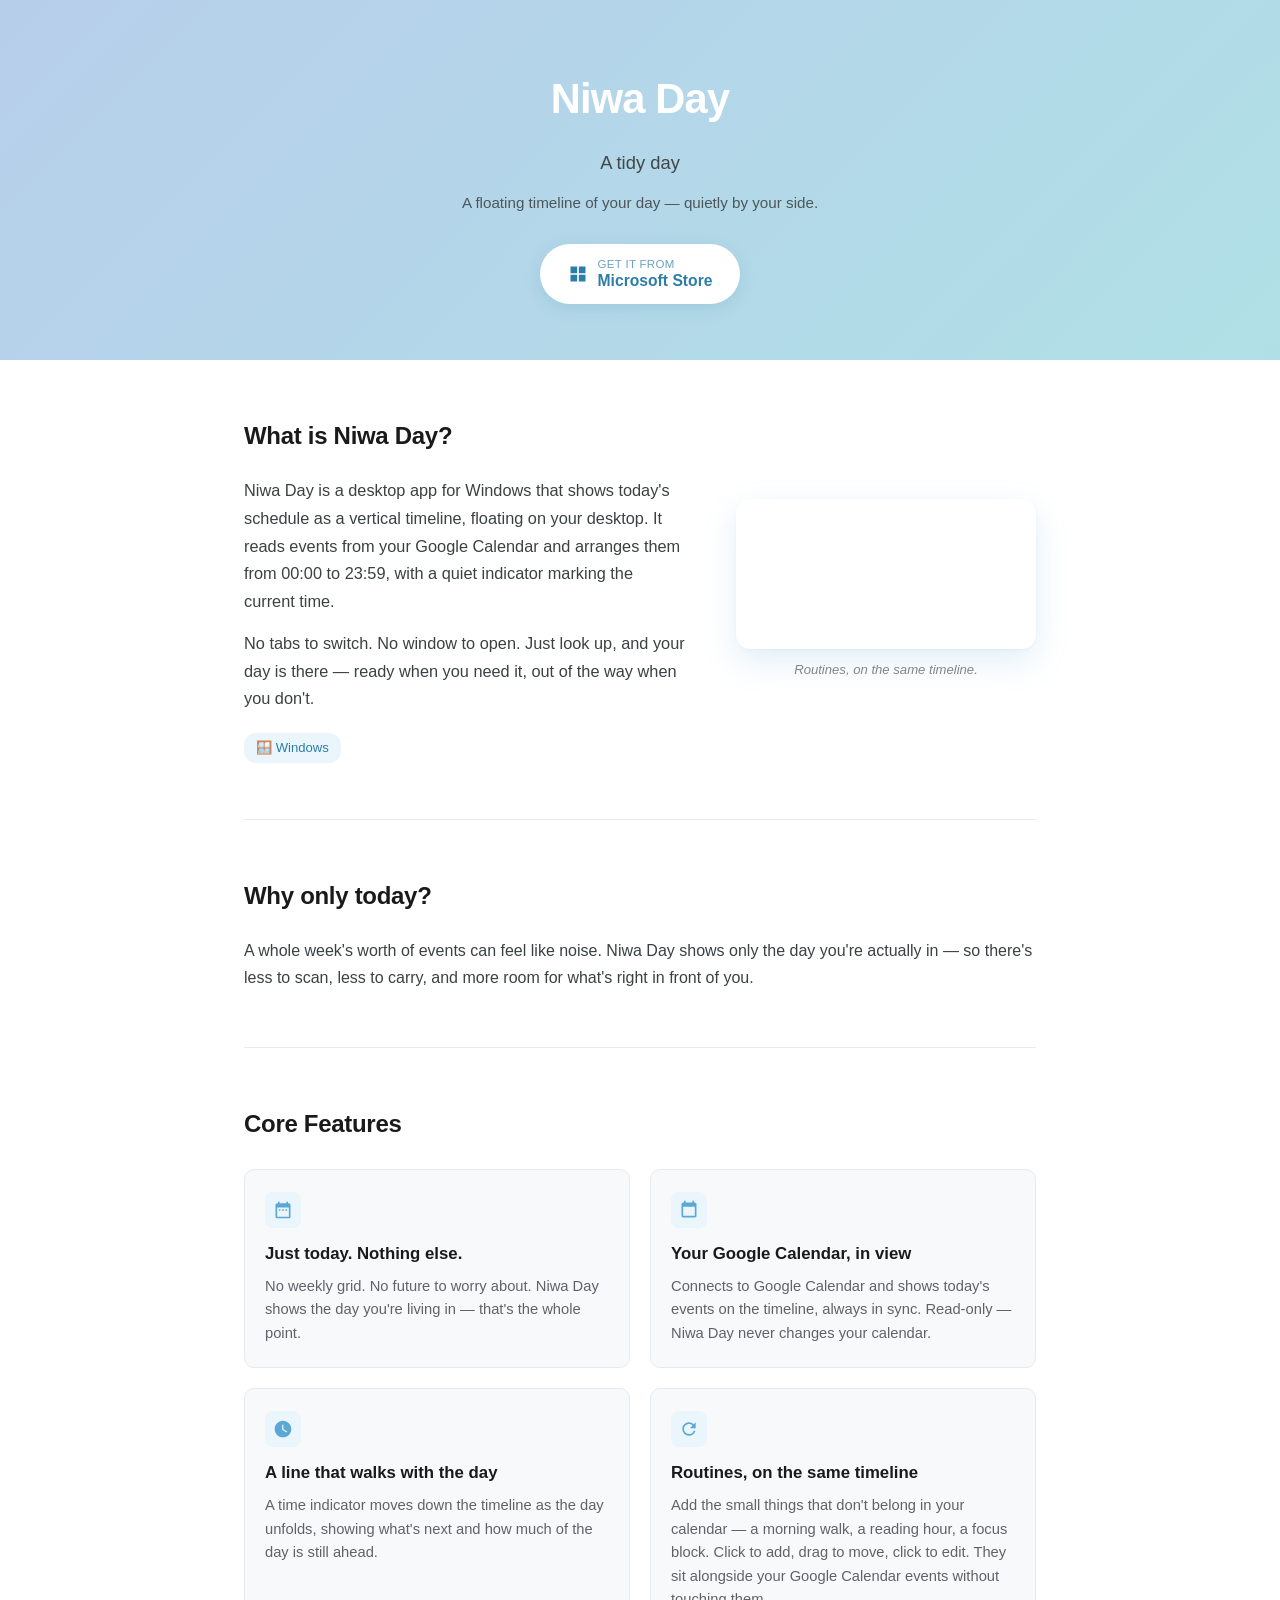
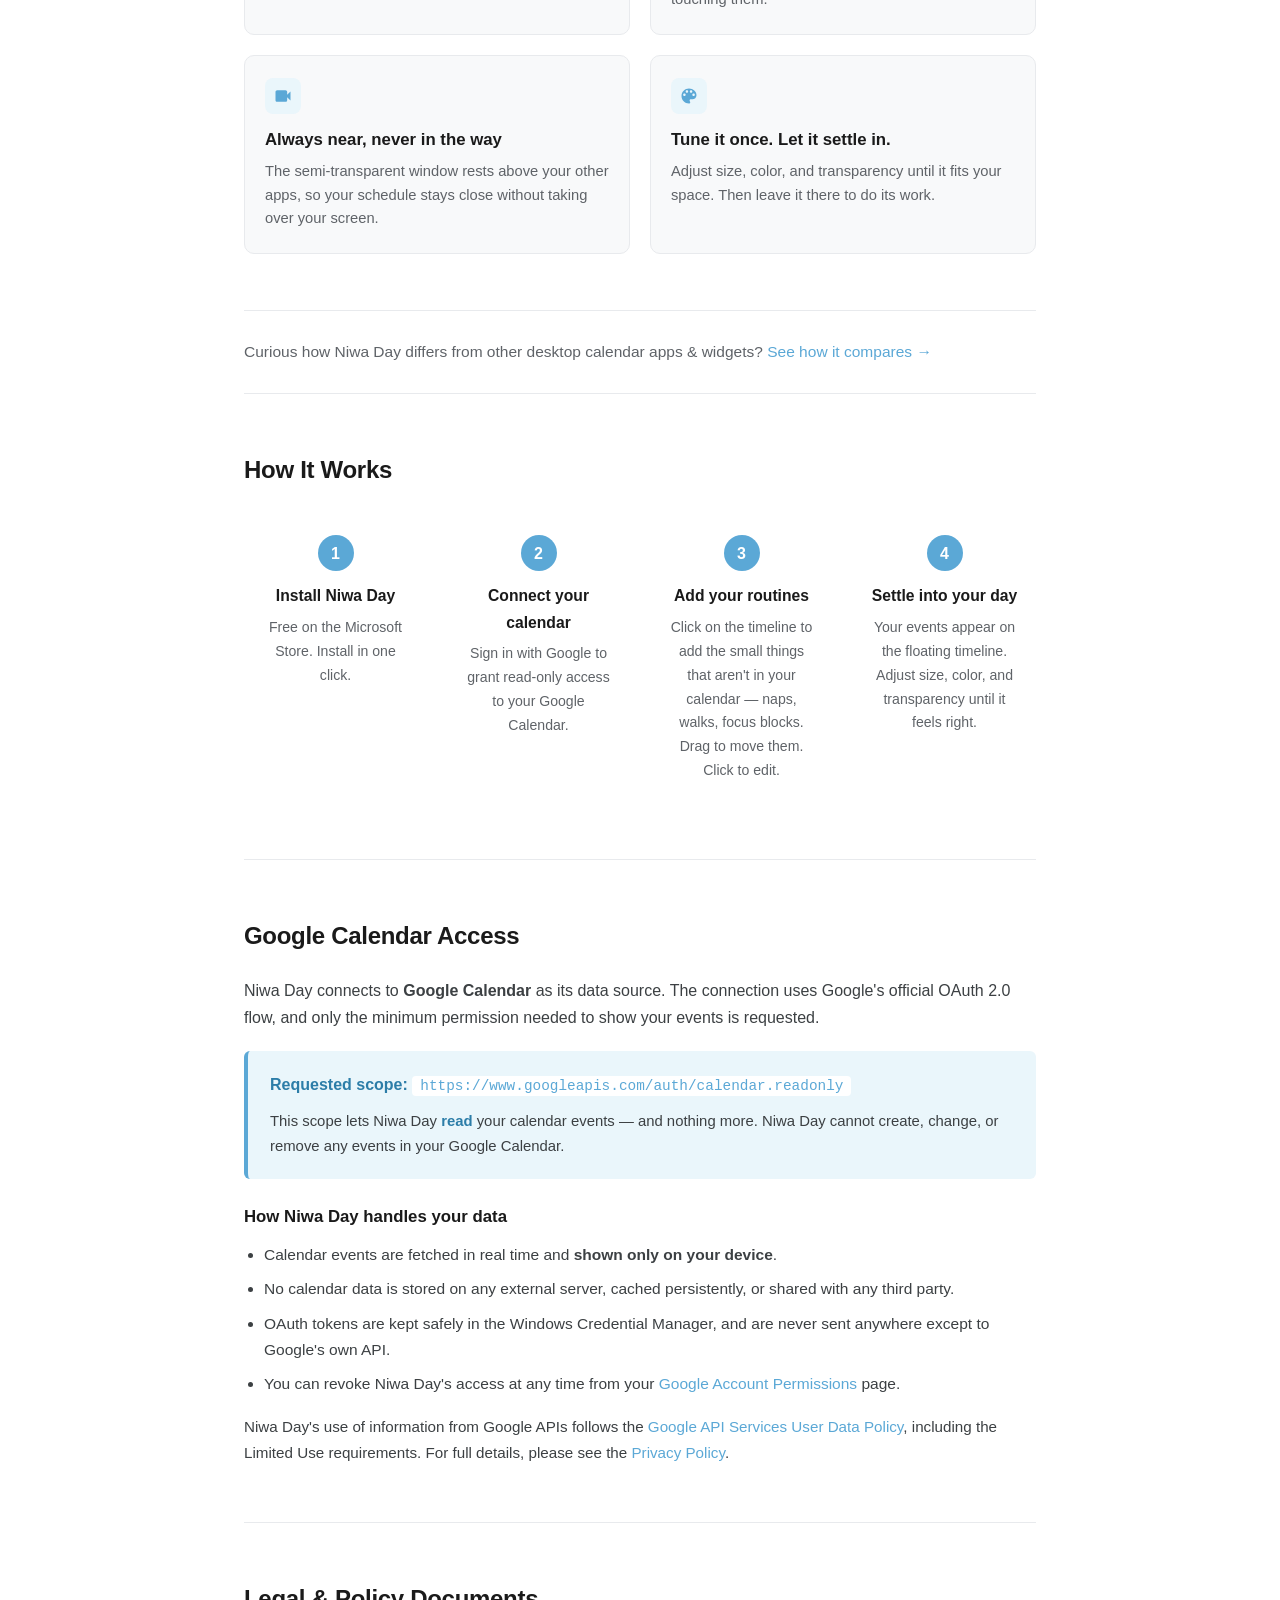
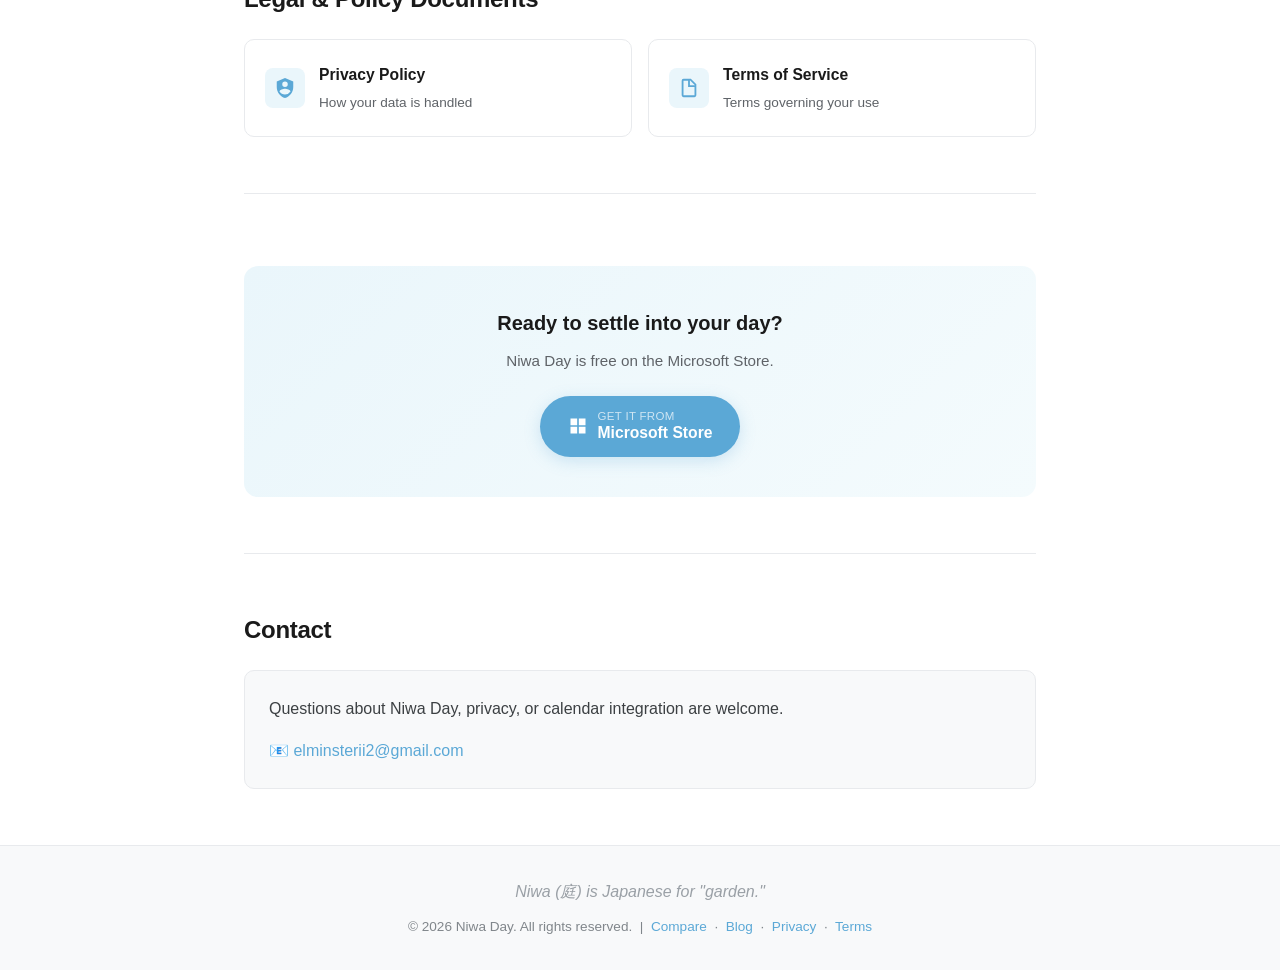
<file: index.html>
<!DOCTYPE html>
<html lang="en">
<head>
  <meta charset="UTF-8" />
  <meta name="viewport" content="width=device-width, initial-scale=1.0" />
  <title>Niwa Day – A tidy day</title>
  <meta name="description" content="Niwa Day is a Windows desktop app that displays your Google Calendar as a floating timeline — today's schedule, quietly in view." />
  <link rel="canonical" href="https://niwaday.com/" />
  <meta name="robots" content="index, follow" />
  <meta name="theme-color" content="#B7CEEB" />

  <!-- Open Graph -->
  <meta property="og:type" content="website" />
  <meta property="og:site_name" content="Niwa Day" />
  <meta property="og:title" content="Niwa Day – A tidy day" />
  <meta property="og:description" content="Niwa Day is a Windows desktop app that displays your Google Calendar as a floating timeline — today's schedule, quietly in view." />
  <meta property="og:url" content="https://niwaday.com/" />
  <meta property="og:image" content="https://niwaday.com/images/niwaday-timeline.png" />
  <meta property="og:image:alt" content="Niwa Day floating timeline showing today's schedule" />

  <!-- Twitter -->
  <meta name="twitter:card" content="summary_large_image" />
  <meta name="twitter:title" content="Niwa Day – A tidy day" />
  <meta name="twitter:description" content="A Windows desktop app that displays your Google Calendar as a floating timeline." />
  <meta name="twitter:image" content="https://niwaday.com/images/niwaday-timeline.png" />

  <!-- Icons / PWA -->
  <link rel="icon" href="/favicon.svg" type="image/svg+xml" />
  <link rel="manifest" href="/manifest.json" />

  <style>
    * { box-sizing: border-box; margin: 0; padding: 0; }
    body {
      font-family: -apple-system, BlinkMacSystemFont, "Segoe UI", Roboto, Helvetica, Arial, sans-serif;
      color: #1a1a1a;
      background: #ffffff;
      line-height: 1.7;
    }

    /* Header / Hero */
    header {
      background: linear-gradient(135deg, #B7CEEB 0%, #B0E0E6 100%);
      color: #fff;
      padding: 64px 24px 56px;
      text-align: center;
    }
    header h1 {
      font-size: 2.6rem;
      letter-spacing: -0.8px;
      margin-bottom: 12px;
    }
    header .tagline {
      font-size: 1.15rem;
      opacity: 0.95;
      margin-bottom: 8px;
    }
    header .subtitle {
      font-size: 0.95rem;
      opacity: 0.85;
      max-width: 560px;
      margin: 12px auto 0;
    }
    header .platforms { margin-top: 14px; }

    /* Download button (hero) */
    .download-cta {
      display: inline-flex;
      align-items: center;
      gap: 10px;
      background: #ffffff;
      color: #2C7DA8;
      padding: 14px 28px;
      border-radius: 999px;
      text-decoration: none;
      font-weight: 600;
      font-size: 1rem;
      margin-top: 28px;
      box-shadow: 0 4px 16px rgba(44,125,168,0.15);
      transition: transform 0.2s ease, box-shadow 0.2s ease;
    }
    .download-cta:hover {
      transform: translateY(-2px);
      box-shadow: 0 8px 24px rgba(44,125,168,0.22);
    }
    .download-cta svg {
      width: 20px;
      height: 20px;
      fill: #2C7DA8;
    }
    .download-cta .meta {
      display: flex;
      flex-direction: column;
      line-height: 1.2;
      text-align: left;
    }
    .download-cta .meta small {
      font-size: 0.72rem;
      font-weight: 500;
      opacity: 0.7;
      letter-spacing: 0.3px;
    }
    .download-cta .meta strong {
      font-size: 0.98rem;
      font-weight: 600;
    }

    /* Secondary CTA section */
    .final-cta {
      text-align: center;
      background: linear-gradient(135deg, #EAF6FB 0%, #F4FBFD 100%);
      border-radius: 14px;
      padding: 40px 24px;
      margin-top: 16px;
    }
    .final-cta h3 {
      font-size: 1.25rem;
      margin-bottom: 8px;
      color: #1a1a1a;
    }
    .final-cta p {
      font-size: 0.95rem;
      color: #5f6368;
      margin-bottom: 22px;
    }
    .final-cta .download-cta {
      background: #5BA8D6;
      color: #ffffff;
      margin-top: 0;
      box-shadow: 0 4px 16px rgba(91,168,214,0.25);
    }
    .final-cta .download-cta svg { fill: #ffffff; }
    .final-cta .download-cta:hover {
      box-shadow: 0 8px 24px rgba(91,168,214,0.35);
    }
    /* Main */
    main {
      max-width: 840px;
      margin: 0 auto;
      padding: 0 24px;
    }

    section {
      padding: 56px 0;
      border-bottom: 1px solid #e8eaed;
    }
    section:last-of-type { border-bottom: none; }

    h2 {
      font-size: 1.5rem;
      color: #1a1a1a;
      margin-bottom: 20px;
      letter-spacing: -0.3px;
    }
    h3 {
      font-size: 1.05rem;
      color: #1a1a1a;
      margin-bottom: 6px;
      font-weight: 600;
    }
    p {
      font-size: 1rem;
      color: #3c4043;
      margin-bottom: 14px;
    }
    p:last-child { margin-bottom: 0; }

    /* About */
    .about-text {
      font-size: 1.02rem;
      color: #3c4043;
    }

    /* Hero demo (text + GIF) */
    .hero-demo {
      display: grid;
      grid-template-columns: 1fr auto;
      gap: 48px;
      align-items: center;
    }
    .demo-text {
      min-width: 0;
    }
    .demo-gif {
      flex-shrink: 0;
    }
    .demo-gif img,
    .demo-gif video {
      display: block;
      width: 100%;
      max-width: 320px;
      height: auto;
      border-radius: 14px;
      box-shadow:
        0 1px 2px rgba(91, 168, 214, 0.08),
        0 12px 32px rgba(91, 168, 214, 0.18);
    }
    .demo-caption {
      font-size: 0.82rem;
      color: #80868b;
      text-align: center;
      margin-top: 10px;
      font-style: italic;
    }
    @media (max-width: 720px) {
      .hero-demo {
        grid-template-columns: 1fr;
        gap: 32px;
      }
      .demo-gif {
        order: -1;
        display: flex;
        justify-content: center;
      }
      .demo-gif img,
      .demo-gif video {
        max-width: 280px;
      }
    }

    /* Feature grid */
    .feature-grid {
      display: grid;
      grid-template-columns: 1fr 1fr;
      gap: 20px;
      margin-top: 24px;
    }
    @media (max-width: 600px) {
      .feature-grid { grid-template-columns: 1fr; }
    }
    .feature {
      background: #f8f9fa;
      border: 1px solid #e8eaed;
      border-radius: 10px;
      padding: 22px 20px;
    }
    .feature-icon {
      width: 36px;
      height: 36px;
      background: #EAF6FB;
      border-radius: 8px;
      display: flex;
      align-items: center;
      justify-content: center;
      margin-bottom: 12px;
    }
    .feature-icon svg {
      width: 20px;
      height: 20px;
      fill: #5BA8D6;
    }
    .feature p {
      font-size: 0.92rem;
      color: #5f6368;
      line-height: 1.6;
      margin-bottom: 0;
    }

    /* OAuth section */
    .oauth-box {
      background: #EAF6FB;
      border-left: 4px solid #5BA8D6;
      padding: 20px 22px;
      border-radius: 6px;
      margin: 20px 0;
    }
    .oauth-box strong { color: #2C7DA8; }
    .oauth-box code {
      background: #fff;
      padding: 2px 8px;
      border-radius: 4px;
      font-size: 0.9rem;
      color: #5BA8D6;
      font-family: Consolas, Monaco, monospace;
    }
    .oauth-list {
      padding-left: 20px;
      margin-top: 10px;
    }
    .oauth-list li {
      font-size: 0.97rem;
      color: #3c4043;
      margin-bottom: 8px;
    }
    .oauth-list li a { color: #5BA8D6; text-decoration: none; }
    .oauth-list li a:hover { text-decoration: underline; }

    /* How it works */
    .steps {
      display: grid;
      grid-template-columns: repeat(4, 1fr);
      gap: 20px;
      margin-top: 24px;
    }
    @media (max-width: 800px) {
      .steps { grid-template-columns: 1fr 1fr; }
    }
    @media (max-width: 480px) {
      .steps { grid-template-columns: 1fr; }
    }
    .step {
      text-align: center;
      padding: 20px 16px;
    }
    .step-num {
      display: inline-flex;
      width: 36px;
      height: 36px;
      background: #5BA8D6;
      color: #fff;
      border-radius: 50%;
      align-items: center;
      justify-content: center;
      font-weight: 600;
      margin-bottom: 12px;
    }
    .step h3 { font-size: 0.98rem; margin-bottom: 6px; }
    .step p { font-size: 0.88rem; color: #5f6368; }

    /* Legal cards */
    .legal-grid {
      display: grid;
      grid-template-columns: 1fr 1fr;
      gap: 16px;
      margin-top: 20px;
    }
    @media (max-width: 480px) {
      .legal-grid { grid-template-columns: 1fr; }
    }
    .legal-card {
      background: #fff;
      border: 1px solid #e8eaed;
      border-radius: 10px;
      padding: 22px 20px;
      text-decoration: none;
      color: inherit;
      transition: box-shadow 0.15s, border-color 0.15s;
      display: flex;
      align-items: center;
      gap: 14px;
    }
    .legal-card:hover {
      box-shadow: 0 4px 16px rgba(91,168,214,0.12);
      border-color: #5BA8D6;
    }
    .legal-icon {
      width: 40px;
      height: 40px;
      background: #EAF6FB;
      border-radius: 8px;
      display: flex;
      align-items: center;
      justify-content: center;
      flex-shrink: 0;
    }
    .legal-icon svg { width: 22px; height: 22px; fill: #5BA8D6; }
    .legal-text .title {
      font-size: 0.98rem;
      font-weight: 600;
      margin-bottom: 2px;
      color: #1a1a1a;
    }
    .legal-text .desc {
      font-size: 0.85rem;
      color: #5f6368;
    }

    /* Contact */
    .contact-box {
      background: #f8f9fa;
      border: 1px solid #e8eaed;
      border-radius: 10px;
      padding: 24px;
      margin-top: 16px;
    }
    .contact-box a {
      color: #5BA8D6;
      text-decoration: none;
      font-weight: 500;
    }
    .contact-box a:hover { text-decoration: underline; }

    /* Platform badges */
    .platform {
      display: inline-block;
      background: #EAF6FB;
      color: #2C7DA8;
      padding: 4px 12px;
      border-radius: 12px;
      font-size: 0.82rem;
      margin-right: 6px;
      margin-top: 4px;
      font-weight: 500;
    }

    /* Footer */
    footer {
      text-align: center;
      font-size: 0.85rem;
      color: #80868b;
      padding: 32px 24px;
      border-top: 1px solid #e8eaed;
      background: #f8f9fa;
    }
    footer a {
      color: #5BA8D6;
      text-decoration: none;
    }
    footer a:hover { text-decoration: underline; }
  </style>
</head>
<body>

<header>
  <h1>Niwa Day</h1>
  <p class="tagline">A tidy day</p>
  <p class="subtitle">A floating timeline of your day — quietly by your side.</p>

  <a class="download-cta" href="https://apps.microsoft.com/detail/9p0dnstkknp7" target="_blank" rel="noopener">
    <svg viewBox="0 0 24 24" xmlns="http://www.w3.org/2000/svg"><path d="M3 3h8v8H3V3zm10 0h8v8h-8V3zM3 13h8v8H3v-8zm10 0h8v8h-8v-8z"/></svg>
    <span class="meta">
      <small>GET IT FROM</small>
      <strong>Microsoft Store</strong>
    </span>
  </a>
</header>

<main>

  <!-- About -->
  <section>
    <div class="hero-demo">
      <div class="demo-text">
        <h2>What is Niwa Day?</h2>
        <p class="about-text">Niwa Day is a desktop app for Windows that shows today's schedule as a vertical timeline, floating on your desktop. It reads events from your Google Calendar and arranges them from 00:00 to 23:59, with a quiet indicator marking the current time.</p>
        <p class="about-text">No tabs to switch. No window to open. Just look up, and your day is there — ready when you need it, out of the way when you don't.</p>
        <div style="margin-top:16px;">
          <span class="platform">🪟 Windows</span>
        </div>
      </div>
      <div class="demo-gif">
        <video autoplay loop muted playsinline width="394" height="488"
               aria-label="Niwa Day in action — a floating vertical timeline with editable routines on a Windows desktop">
          <source src="niwaday_demo.mp4" type="video/mp4" />
        </video>
        <p class="demo-caption">Routines, on the same timeline.</p>
      </div>
    </div>
  </section>

  <!-- Why only today -->
  <section>
    <h2>Why only today?</h2>
    <p>A whole week's worth of events can feel like noise. Niwa Day shows only the day you're actually in — so there's less to scan, less to carry, and more room for what's right in front of you.</p>
  </section>

  <!-- Features -->
  <section>
    <h2>Core Features</h2>
    <div class="feature-grid">

      <div class="feature">
        <div class="feature-icon">
          <svg viewBox="0 0 24 24"><path d="M9 11H7v2h2v-2zm4 0h-2v2h2v-2zm4 0h-2v2h2v-2zm2-7h-1V2h-2v2H8V2H6v2H5c-1.11 0-1.99.9-1.99 2L3 20a2 2 0 0 0 2 2h14c1.1 0 2-.9 2-2V6c0-1.1-.9-2-2-2zm0 16H5V9h14v11z"/></svg>
        </div>
        <h3>Just today. Nothing else.</h3>
        <p>No weekly grid. No future to worry about. Niwa Day shows the day you're living in — that's the whole point.</p>
      </div>

      <div class="feature">
        <div class="feature-icon">
          <svg viewBox="0 0 24 24"><path d="M19 3h-1V1h-2v2H8V1H6v2H5c-1.11 0-2 .9-2 2v14c0 1.1.89 2 2 2h14c1.1 0 2-.9 2-2V5c0-1.1-.9-2-2-2zm0 16H5V8h14v11z"/></svg>
        </div>
        <h3>Your Google Calendar, in view</h3>
        <p>Connects to Google Calendar and shows today's events on the timeline, always in sync. Read-only — Niwa Day never changes your calendar.</p>
      </div>

      <div class="feature">
        <div class="feature-icon">
          <svg viewBox="0 0 24 24"><path d="M12 2C6.48 2 2 6.48 2 12s4.48 10 10 10 10-4.48 10-10S17.52 2 12 2zm4.2 14.2L11 13V7h1.5v5.2l4.5 2.7-.8 1.3z"/></svg>
        </div>
        <h3>A line that walks with the day</h3>
        <p>A time indicator moves down the timeline as the day unfolds, showing what's next and how much of the day is still ahead.</p>
      </div>

      <div class="feature">
        <div class="feature-icon">
          <svg viewBox="0 0 24 24"><path d="M17.65 6.35A7.958 7.958 0 0 0 12 4c-4.42 0-7.99 3.58-7.99 8s3.57 8 7.99 8c3.73 0 6.84-2.55 7.73-6h-2.08A5.99 5.99 0 0 1 12 18c-3.31 0-6-2.69-6-6s2.69-6 6-6c1.66 0 3.14.69 4.22 1.78L13 11h7V4l-2.35 2.35z"/></svg>
        </div>
        <h3>Routines, on the same timeline</h3>
        <p>Add the small things that don't belong in your calendar — a morning walk, a reading hour, a focus block. Click to add, drag to move, click to edit. They sit alongside your Google Calendar events without touching them.</p>
      </div>

      <div class="feature">
        <div class="feature-icon">
          <svg viewBox="0 0 24 24"><path d="M21 6.5l-4 4V7c0-1.1-.9-2-2-2H5c-1.1 0-2 .9-2 2v10c0 1.1.9 2 2 2h10c1.1 0 2-.9 2-2v-3.5l4 4v-11z"/></svg>
        </div>
        <h3>Always near, never in the way</h3>
        <p>The semi-transparent window rests above your other apps, so your schedule stays close without taking over your screen.</p>
      </div>

      <div class="feature">
        <div class="feature-icon">
          <svg viewBox="0 0 24 24"><path d="M12 3c-4.97 0-9 4.03-9 9s4.03 9 9 9c.83 0 1.5-.67 1.5-1.5 0-.39-.15-.74-.39-1.01-.23-.26-.38-.61-.38-.99 0-.83.67-1.5 1.5-1.5H16c2.76 0 5-2.24 5-5 0-4.42-4.03-8-9-8zm-5.5 9c-.83 0-1.5-.67-1.5-1.5S5.67 9 6.5 9 8 9.67 8 10.5 7.33 12 6.5 12zm3-4C8.67 8 8 7.33 8 6.5S8.67 5 9.5 5s1.5.67 1.5 1.5S10.33 8 9.5 8zm5 0c-.83 0-1.5-.67-1.5-1.5S13.67 5 14.5 5s1.5.67 1.5 1.5S15.33 8 14.5 8zm3 4c-.83 0-1.5-.67-1.5-1.5S16.67 9 17.5 9s1.5.67 1.5 1.5-.67 1.5-1.5 1.5z"/></svg>
        </div>
        <h3>Tune it once. Let it settle in.</h3>
        <p>Adjust size, color, and transparency until it fits your space. Then leave it there to do its work.</p>
      </div>

    </div>
  </section>

  <!-- Compare -->
  <section style="padding: 28px 0;">
    <p style="font-size:0.97rem; color:#5f6368;">Curious how Niwa Day differs from other desktop calendar apps &amp; widgets? <a href="comparison.html" style="color:#5BA8D6; text-decoration:none; font-weight:500;">See how it compares →</a></p>
  </section>

  <!-- How it works -->
  <section>
    <h2>How It Works</h2>
    <div class="steps">
      <div class="step">
        <div class="step-num">1</div>
        <h3>Install Niwa Day</h3>
        <p>Free on the Microsoft Store. Install in one click.</p>
      </div>
      <div class="step">
        <div class="step-num">2</div>
        <h3>Connect your calendar</h3>
        <p>Sign in with Google to grant read-only access to your Google Calendar.</p>
      </div>
      <div class="step">
        <div class="step-num">3</div>
        <h3>Add your routines</h3>
        <p>Click on the timeline to add the small things that aren't in your calendar — naps, walks, focus blocks. Drag to move them. Click to edit.</p>
      </div>
      <div class="step">
        <div class="step-num">4</div>
        <h3>Settle into your day</h3>
        <p>Your events appear on the floating timeline. Adjust size, color, and transparency until it feels right.</p>
      </div>
    </div>
  </section>

  <!-- Google OAuth Scope Usage -->
  <section>
    <h2>Google Calendar Access</h2>
    <p>Niwa Day connects to <strong>Google Calendar</strong> as its data source. The connection uses Google's official OAuth 2.0 flow, and only the minimum permission needed to show your events is requested.</p>

    <div class="oauth-box">
      <p style="margin-bottom:10px;"><strong>Requested scope:</strong> <code>https://www.googleapis.com/auth/calendar.readonly</code></p>
      <p style="font-size:0.93rem; color:#3c4043; margin-bottom:0;">This scope lets Niwa Day <strong>read</strong> your calendar events — and nothing more. Niwa Day cannot create, change, or remove any events in your Google Calendar.</p>
    </div>

    <h3 style="margin-top:24px;">How Niwa Day handles your data</h3>
    <ul class="oauth-list">
      <li>Calendar events are fetched in real time and <strong>shown only on your device</strong>.</li>
      <li>No calendar data is stored on any external server, cached persistently, or shared with any third party.</li>
      <li>OAuth tokens are kept safely in the Windows Credential Manager, and are never sent anywhere except to Google's own API.</li>
      <li>You can revoke Niwa Day's access at any time from your <a href="https://myaccount.google.com/permissions" target="_blank" rel="noopener noreferrer">Google Account Permissions</a> page.</li>
    </ul>

    <p style="margin-top:16px; font-size:0.95rem;">Niwa Day's use of information from Google APIs follows the <a href="https://developers.google.com/terms/api-services-user-data-policy" target="_blank" rel="noopener noreferrer" style="color:#5BA8D6; text-decoration:none;">Google API Services User Data Policy</a>, including the Limited Use requirements. For full details, please see the <a href="privacy-policy.html" style="color:#5BA8D6; text-decoration:none;">Privacy Policy</a>.</p>
  </section>

  <!-- Legal -->
  <section>
    <h2>Legal &amp; Policy Documents</h2>
    <div class="legal-grid">
      <a class="legal-card" href="privacy-policy.html">
        <div class="legal-icon">
          <svg viewBox="0 0 24 24"><path d="M12 1L3 5v6c0 5.55 3.84 10.74 9 12 5.16-1.26 9-6.45 9-12V5l-9-4zm0 4a3 3 0 1 1 0 6 3 3 0 0 1 0-6zm0 14c-2.5 0-4.71-1.28-6-3.22.03-1.99 4-3.08 6-3.08s5.97 1.09 6 3.08A7.232 7.232 0 0 1 12 19z"/></svg>
        </div>
        <div class="legal-text">
          <div class="title">Privacy Policy</div>
          <div class="desc">How your data is handled</div>
        </div>
      </a>

      <a class="legal-card" href="terms-of-service.html">
        <div class="legal-icon">
          <svg viewBox="0 0 24 24"><path d="M14 2H6a2 2 0 0 0-2 2v16a2 2 0 0 0 2 2h12a2 2 0 0 0 2-2V8l-6-6zm-1 1.5L18.5 9H13V3.5zM6 20V4h5v7h7v9H6z"/></svg>
        </div>
        <div class="legal-text">
          <div class="title">Terms of Service</div>
          <div class="desc">Terms governing your use</div>
        </div>
      </a>
    </div>
  </section>

  <!-- Final CTA -->
  <section>
    <div class="final-cta">
      <h3>Ready to settle into your day?</h3>
      <p>Niwa Day is free on the Microsoft Store.</p>
      <a class="download-cta" href="https://apps.microsoft.com/detail/9p0dnstkknp7" target="_blank" rel="noopener">
        <svg viewBox="0 0 24 24" xmlns="http://www.w3.org/2000/svg"><path d="M3 3h8v8H3V3zm10 0h8v8h-8V3zM3 13h8v8H3v-8zm10 0h8v8h-8v-8z"/></svg>
        <span class="meta">
          <small>GET IT FROM</small>
          <strong>Microsoft Store</strong>
        </span>
      </a>
    </div>
  </section>

  <!-- Contact -->
  <section>
    <h2>Contact</h2>
    <div class="contact-box">
      <p>Questions about Niwa Day, privacy, or calendar integration are welcome.</p>
      <p style="margin-top:8px;">📧 <a href="mailto:elminsterii2@gmail.com">elminsterii2@gmail.com</a></p>
    </div>
  </section>

</main>

<footer>
  <p style="margin-bottom:10px; font-style:italic; color:#9aa0a6;">Niwa (庭) is Japanese for "garden."</p>
  &copy; 2026 Niwa Day. All rights reserved. &nbsp;|&nbsp;
  <a href="comparison.html">Compare</a> &nbsp;·&nbsp;
  <a href="blog/">Blog</a> &nbsp;·&nbsp;
  <a href="privacy-policy.html">Privacy</a> &nbsp;·&nbsp;
  <a href="terms-of-service.html">Terms</a>
</footer>


<script type="application/ld+json">
{
  "@context": "https://schema.org",
  "@type": "SoftwareApplication",
  "name": "Niwa Day",
  "applicationCategory": "BusinessApplication",
  "operatingSystem": "Windows",
  "url": "https://niwaday.com/",
  "image": "https://niwaday.com/images/niwaday-timeline.png",
  "description": "Niwa Day is a Windows desktop app that displays your Google Calendar as a floating timeline — today's schedule, quietly in view.",
  "offers": { "@type": "Offer", "price": "0", "priceCurrency": "USD" },
  "author": { "@type": "Person", "name": "Jimmy Chen" }
}
</script>
</body>
</html>
</file>
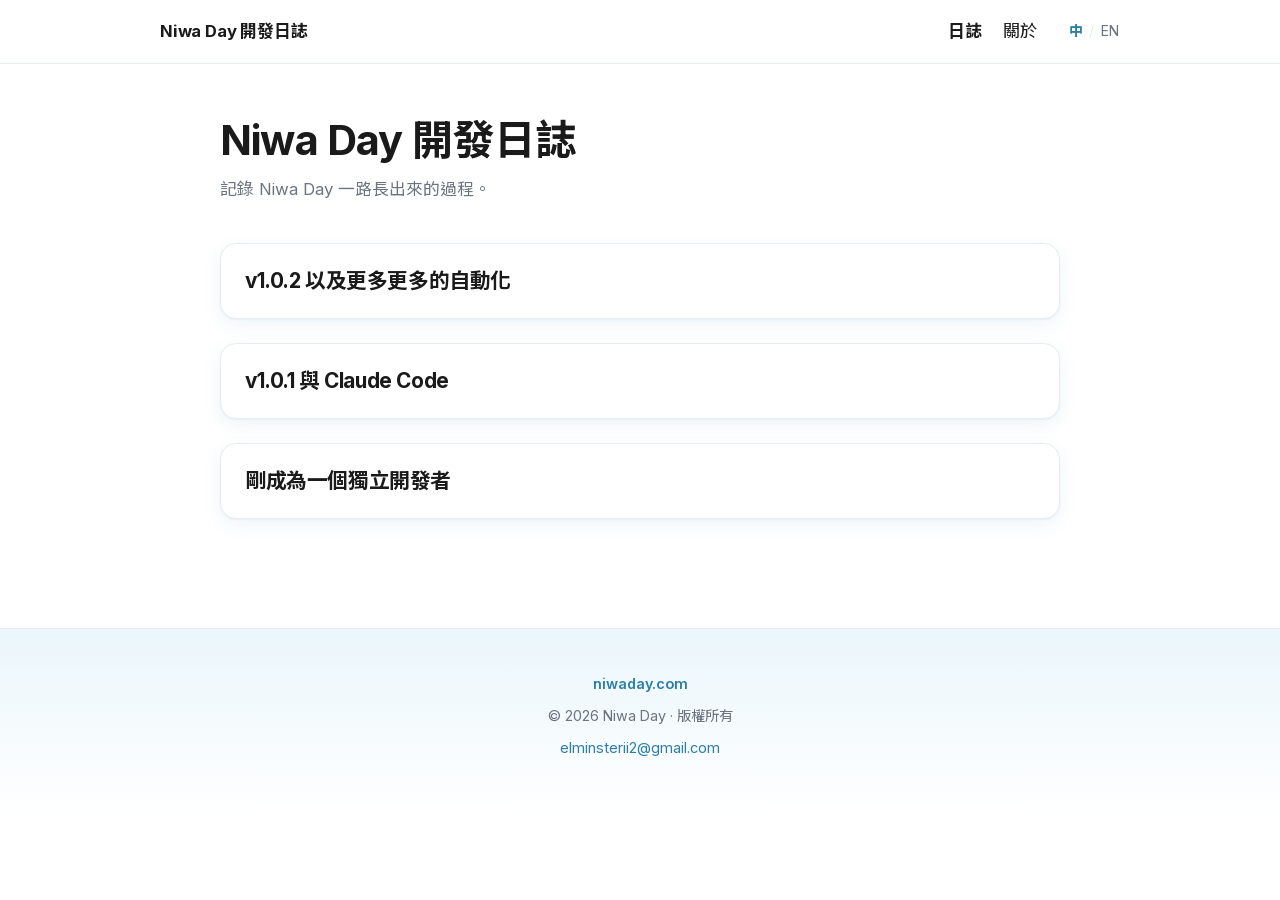
<file: blog/index.html>
<!DOCTYPE html><html lang="zh"> <head><meta charset="utf-8"><meta http-equiv="refresh" content="0; url=/blog/zh/"><link rel="canonical" href="/blog/zh/"><title>Niwa Day</title></head> <body> <a href="/blog/zh/">Niwa Day Dev Log</a> <script>location.replace("/blog/zh/");</script> </body> </html>
</file>
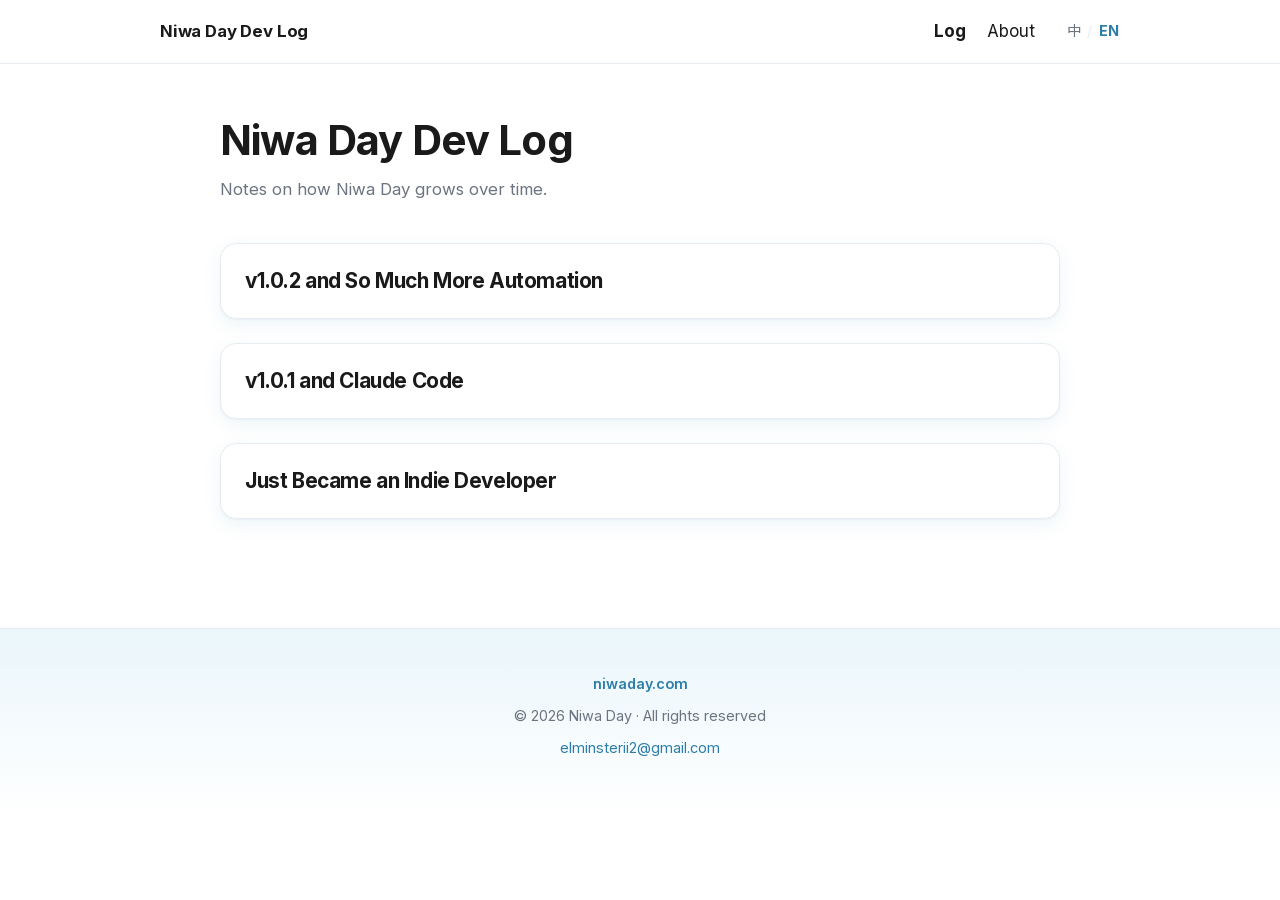
<file: blog/en/index.html>
<!DOCTYPE html><html lang="en" data-astro-cid-ct3bgug4> <head><!-- Global Metadata --><meta charset="utf-8"><meta name="viewport" content="width=device-width,initial-scale=1"><link rel="icon" type="image/svg+xml" href="/blog/favicon.svg"><link rel="icon" href="/blog/favicon.ico"><link rel="sitemap" href="/blog/sitemap-index.xml"><link rel="alternate" type="application/rss+xml" title="Niwa Day Dev Log" href="https://niwaday.com/blog/en/rss.xml"><meta name="generator" content="Astro v6.4.2"><style>@font-face{font-family:Inter-ed072079421e4db8;src:url("/blog/_astro/fonts/e868cdf4720e9ea5.woff2") format("woff2");font-display:swap;unicode-range:U+0000-00FF,U+0131,U+0152-0153,U+02BB-02BC,U+02C6,U+02DA,U+02DC,U+0304,U+0308,U+0329,U+2000-206F,U+20AC,U+2122,U+2191,U+2193,U+2212,U+2215,U+FEFF,U+FFFD;font-weight:400;font-style:normal;}@font-face{font-family:Inter-ed072079421e4db8;src:url("/blog/_astro/fonts/e868cdf4720e9ea5.woff2") format("woff2");font-display:swap;unicode-range:U+0000-00FF,U+0131,U+0152-0153,U+02BB-02BC,U+02C6,U+02DA,U+02DC,U+0304,U+0308,U+0329,U+2000-206F,U+20AC,U+2122,U+2191,U+2193,U+2212,U+2215,U+FEFF,U+FFFD;font-weight:500;font-style:normal;}@font-face{font-family:Inter-ed072079421e4db8;src:url("/blog/_astro/fonts/e868cdf4720e9ea5.woff2") format("woff2");font-display:swap;unicode-range:U+0000-00FF,U+0131,U+0152-0153,U+02BB-02BC,U+02C6,U+02DA,U+02DC,U+0304,U+0308,U+0329,U+2000-206F,U+20AC,U+2122,U+2191,U+2193,U+2212,U+2215,U+FEFF,U+FFFD;font-weight:600;font-style:normal;}@font-face{font-family:Inter-ed072079421e4db8;src:url("/blog/_astro/fonts/e868cdf4720e9ea5.woff2") format("woff2");font-display:swap;unicode-range:U+0000-00FF,U+0131,U+0152-0153,U+02BB-02BC,U+02C6,U+02DA,U+02DC,U+0304,U+0308,U+0329,U+2000-206F,U+20AC,U+2122,U+2191,U+2193,U+2212,U+2215,U+FEFF,U+FFFD;font-weight:700;font-style:normal;}@font-face{font-family:"Inter-ed072079421e4db8 fallback: Arial";src:local("Arial");font-display:swap;font-weight:400;font-style:normal;size-adjust:107.1194%;ascent-override:90.4365%;descent-override:22.518%;line-gap-override:0%;}@font-face{font-family:"Inter-ed072079421e4db8 fallback: Arial";src:local("Arial");font-display:swap;font-weight:500;font-style:normal;size-adjust:107.1194%;ascent-override:90.4365%;descent-override:22.518%;line-gap-override:0%;}@font-face{font-family:"Inter-ed072079421e4db8 fallback: Arial";src:local("Arial");font-display:swap;font-weight:600;font-style:normal;size-adjust:107.1194%;ascent-override:90.4365%;descent-override:22.518%;line-gap-override:0%;}@font-face{font-family:"Inter-ed072079421e4db8 fallback: Arial";src:local("Arial");font-display:swap;font-weight:700;font-style:normal;size-adjust:107.1194%;ascent-override:90.4365%;descent-override:22.518%;line-gap-override:0%;}:root{--font-inter:Inter-ed072079421e4db8,"Inter-ed072079421e4db8 fallback: Arial",sans-serif;}</style><link rel="preload" href="/blog/_astro/fonts/e868cdf4720e9ea5.woff2" as="font" type="font/woff2" crossorigin><style>@font-face{font-family:"Noto Sans TC-2e3c771edb76258d";src:url("/blog/_astro/fonts/aeed51f378bb8af4.woff2") format("woff2");font-display:swap;unicode-range:U+1f921-1f930,U+1f932-1f935,U+1f937-1f939,U+1f940-1f944,U+1f947-1f94a,U+1f950-1f95f,U+1f962-1f967,U+1f969-1f96a,U+1f980-1f981,U+1f984-1f98d,U+1f990-1f992,U+1f994-1f996,U+1f9c0,U+1f9d0,U+1f9d2,U+1f9d4,U+1f9d6,U+1f9d8,U+1f9da,U+1f9dc-1f9dd,U+1f9df-1f9e2,U+1f9e5-1f9e6,U+20024,U+20487,U+20779,U+20c41,U+20c78,U+20d71,U+20e98,U+20ef9,U+2107b,U+210c1,U+22c51,U+233b4,U+24a12,U+2512b,U+2546e,U+25683,U+267cc,U+269f2,U+27657,U+282e2,U+2898d,U+29d5a,U+f0001-f0005,U+f0019,U+f009b,U+f0101-f0104,U+f012b,U+f01ba,U+f01d6,U+f0209,U+f0217,U+f0223-f0224,U+fc355,U+fe327,U+fe517,U+feb97,U+fffb4;font-weight:400;font-style:normal;}@font-face{font-family:"Noto Sans TC-2e3c771edb76258d";src:url("/blog/_astro/fonts/9118b4f8e787c78b.woff2") format("woff2");font-display:swap;unicode-range:U+ff78-ff7e,U+ff80-ff86,U+ff89-ff94,U+ff97-ff9e,U+ffb9,U+ffe0-ffe3,U+ffe9,U+ffeb,U+ffed,U+fffc,U+1d7c7,U+1f004,U+1f0cf,U+1f141-1f142,U+1f150,U+1f154,U+1f158,U+1f15b,U+1f15d-1f15e,U+1f162-1f163,U+1f170-1f171,U+1f174,U+1f177-1f178,U+1f17d-1f17f,U+1f192-1f195,U+1f197-1f19a,U+1f1e6-1f1f5,U+1f1f7-1f1ff,U+1f21a,U+1f22f,U+1f232-1f237,U+1f239-1f23a,U+1f250-1f251,U+1f300,U+1f302-1f319;font-weight:400;font-style:normal;}@font-face{font-family:"Noto Sans TC-2e3c771edb76258d";src:url("/blog/_astro/fonts/251bfdb764d2ea91.woff2") format("woff2");font-display:swap;unicode-range:U+fa0a,U+fa0c,U+fa11,U+fa17,U+fa19,U+fa1b,U+fa1d,U+fa26,U+fa2c,U+fb01,U+fdfc,U+fe0e,U+fe33-fe36,U+fe38-fe44,U+fe49-fe51,U+fe54,U+fe56-fe57,U+fe59-fe5c,U+fe5f-fe6a,U+fe8e,U+fe92-fe93,U+feae,U+fecb-fecc,U+fee0,U+feec,U+fef3,U+ff04,U+ff07,U+ff26-ff2c,U+ff31-ff32,U+ff35-ff37,U+ff39-ff3a,U+ff3c,U+ff3e-ff5b,U+ff5d,U+ff61-ff65,U+ff67-ff68,U+ff6a,U+ff6c-ff77;font-weight:400;font-style:normal;}@font-face{font-family:"Noto Sans TC-2e3c771edb76258d";src:url("/blog/_astro/fonts/af57976274864631.woff2") format("woff2");font-display:swap;unicode-range:U+f78a-f78c,U+f78e,U+f792-f796,U+f798,U+f79c,U+f7f5,U+f812,U+f815,U+f876,U+f8f5,U+f8f8,U+f8ff,U+f901-f902,U+f904,U+f906,U+f909-f90a,U+f90f,U+f914,U+f918-f919,U+f91b,U+f91d,U+f91f,U+f923,U+f925,U+f92d-f92f,U+f934,U+f937-f938,U+f93d,U+f93f,U+f941,U+f949,U+f94c,U+f94e-f94f,U+f95a,U+f95d-f95e,U+f961-f963,U+f965-f970,U+f974,U+f976-f97a,U+f97c,U+f97e-f97f,U+f981,U+f983,U+f988,U+f98a,U+f98c,U+f98e,U+f996-f997,U+f999-f99a,U+f99c,U+f99f-f9a0,U+f9a3,U+f9a8,U+f9ad,U+f9b2-f9b6,U+f9b9-f9ba,U+f9bd-f9be,U+f9c1,U+f9c4,U+f9c7,U+f9ca,U+f9cd,U+f9d0-f9d1,U+f9d3-f9d4,U+f9d7-f9d8,U+f9dc-f9dd,U+f9df-f9e1,U+f9e4,U+f9e8-f9ea,U+f9f4,U+f9f6-f9f7,U+f9f9-f9fa,U+f9fc-fa01,U+fa03-fa04,U+fa06,U+fa08-fa09;font-weight:400;font-style:normal;}@font-face{font-family:"Noto Sans TC-2e3c771edb76258d";src:url("/blog/_astro/fonts/ddf68742ebeb7bf8.woff2") format("woff2");font-display:swap;unicode-range:U+9ee5,U+9ee7,U+9eee,U+9ef3-9ef4,U+9ef6-9ef7,U+9ef9,U+9efb-9efd,U+9eff,U+9f07-9f09,U+9f10,U+9f14-9f15,U+9f19,U+9f22,U+9f29,U+9f2c,U+9f2f,U+9f31,U+9f34,U+9f37,U+9f39,U+9f3d-9f3e,U+9f41,U+9f4c-9f50,U+9f54,U+9f57,U+9f59,U+9f5c,U+9f5f-9f60,U+9f62-9f63,U+9f66-9f67,U+9f6a,U+9f6c,U+9f72,U+9f76-9f77,U+9f7f,U+9f84-9f85,U+9f88,U+9f8e,U+9f91,U+9f94-9f96,U+9f98,U+9f9a-9f9b,U+9f9f-9fa0,U+9fa2,U+9fa4,U+9ff0-9fff,U+a1f4,U+a4b0-a4b1,U+a4b3,U+a9c1-a9c2,U+aa31,U+ab34,U+ac00-ac01,U+ac04,U+ac08,U+ac10-ac11,U+ac13-ac16,U+ac19,U+ac1c-ac1d,U+ac24,U+ac70-ac71,U+ac74,U+ac77-ac78,U+ac80-ac81,U+ac83,U+ac8c,U+ac90,U+aca0,U+aca8-aca9,U+acac,U+acb0,U+acb8-acb9,U+acbc-acbd,U+acc1,U+acc4,U+ace0-ace1,U+ace4,U+ace8,U+acf0-acf1,U+acf3,U+acf5,U+acfc;font-weight:400;font-style:normal;}@font-face{font-family:"Noto Sans TC-2e3c771edb76258d";src:url("/blog/_astro/fonts/09b0e0ea6baa8783.woff2") format("woff2");font-display:swap;unicode-range:U+9d77,U+9d7a,U+9d7e,U+9d87,U+9d89,U+9d8f,U+9d91-9d93,U+9d96,U+9d98,U+9d9a,U+9da1-9da2,U+9da5,U+9da9,U+9dab-9dac,U+9db1-9db2,U+9db5,U+9db9-9dbc,U+9dbf-9dc2,U+9dc4,U+9dc7-9dc9,U+9dd3,U+9dd6,U+9dd9-9dda,U+9dde-9ddf,U+9de2,U+9de5-9de6,U+9de8,U+9def-9df0,U+9df2-9df4,U+9df8,U+9dfa,U+9dfd,U+9dff,U+9e02,U+9e07,U+9e0a,U+9e11,U+9e15,U+9e18,U+9e1a-9e1b,U+9e1d-9e1e,U+9e20-9e23,U+9e25-9e26,U+9e2d,U+9e2f,U+9e33,U+9e35,U+9e3d-9e3f,U+9e42-9e43,U+9e45,U+9e48-9e4a,U+9e4c,U+9e4f,U+9e51,U+9e55,U+9e64,U+9e66,U+9e6b,U+9e6d-9e6e,U+9e70,U+9e73,U+9e75,U+9e78,U+9e80-9e83,U+9e87-9e88,U+9e8b-9e8c,U+9e90-9e91,U+9e93,U+9e96,U+9e9d,U+9ea1,U+9ea4,U+9ea6,U+9ea9-9eab,U+9ead,U+9eaf,U+9eb4,U+9eb7-9eba,U+9ebe-9ebf,U+9ecc-9ecd,U+9ed0,U+9ed2,U+9ed4,U+9ed9-9eda,U+9edc-9edd,U+9edf-9ee0,U+9ee2;font-weight:400;font-style:normal;}@font-face{font-family:"Noto Sans TC-2e3c771edb76258d";src:url("/blog/_astro/fonts/7981a1129de6d51e.woff2") format("woff2");font-display:swap;unicode-range:U+9bf0-9bf1,U+9bf5,U+9bf7,U+9bf9,U+9bfd,U+9bff,U+9c02,U+9c06,U+9c08-9c0a,U+9c0d,U+9c10,U+9c12-9c13,U+9c15,U+9c1c,U+9c1f,U+9c21,U+9c23-9c25,U+9c28-9c29,U+9c2d-9c2e,U+9c31-9c33,U+9c35-9c37,U+9c39-9c3b,U+9c3d-9c3e,U+9c40,U+9c42,U+9c45-9c49,U+9c52,U+9c54,U+9c56,U+9c58-9c5a,U+9c5d,U+9c5f-9c60,U+9c63,U+9c67-9c68,U+9c72,U+9c75,U+9c78,U+9c7a-9c7c,U+9c7f-9c81,U+9c87-9c88,U+9c8d,U+9c91,U+9c94,U+9c97,U+9c9b,U+9ca4,U+9ca8,U+9cab,U+9cad,U+9cb1-9cb3,U+9cb6-9cb8,U+9cc4-9cc5,U+9ccc-9ccd,U+9cd5-9cd7,U+9cdd-9cdf,U+9ce7,U+9ce9,U+9cee-9cf0,U+9cf2,U+9cfc-9cfe,U+9d03,U+9d06-9d08,U+9d0e,U+9d10,U+9d12,U+9d15,U+9d17,U+9d1d-9d1f,U+9d23,U+9d2b,U+9d2f-9d30,U+9d34,U+9d37,U+9d3d,U+9d42,U+9d50,U+9d52-9d53,U+9d59,U+9d5c,U+9d5e-9d61,U+9d6a,U+9d6f-9d70;font-weight:400;font-style:normal;}@font-face{font-family:"Noto Sans TC-2e3c771edb76258d";src:url("/blog/_astro/fonts/165b7426e769ba40.woff2") format("woff2");font-display:swap;unicode-range:U+9a87,U+9a8a-9a8b,U+9a8f-9a91,U+9a97,U+9a9a,U+9a9e,U+9aa0-9aa1,U+9aa4-9aa5,U+9aaf-9ab1,U+9ab6-9ab7,U+9ab9-9aba,U+9abe,U+9ac0-9ac5,U+9ac8,U+9acb-9acc,U+9ace-9acf,U+9ad1,U+9ad5-9ad7,U+9ad9,U+9adf,U+9ae1,U+9ae3,U+9aea-9aeb,U+9aed,U+9aef,U+9af2,U+9af4,U+9af9,U+9afb,U+9afd,U+9b03-9b04,U+9b08,U+9b13,U+9b18,U+9b1f,U+9b22-9b23,U+9b28-9b2a,U+9b2c-9b30,U+9b32,U+9b3b,U+9b43,U+9b46-9b49,U+9b4b-9b4e,U+9b51,U+9b55,U+9b58,U+9b5b,U+9b5e-9b60,U+9b63,U+9b68-9b69,U+9b74,U+9b7d,U+9b80-9b81,U+9b83-9b84,U+9b87-9b88,U+9b8a-9b8b,U+9b8d-9b8e,U+9b90,U+9b92-9b95,U+9b97,U+9b9f-9ba0,U+9ba2-9ba3,U+9ba8,U+9bab,U+9bb0,U+9bb8,U+9bc0-9bc1,U+9bc3,U+9bc6-9bc8,U+9bd3-9bd7,U+9bd9,U+9bdb,U+9bdd,U+9be1-9be2,U+9be4-9be5,U+9be7,U+9bea,U+9bed-9bee;font-weight:400;font-style:normal;}@font-face{font-family:"Noto Sans TC-2e3c771edb76258d";src:url("/blog/_astro/fonts/093377b081440270.woff2") format("woff2");font-display:swap;unicode-range:U+993c-9940,U+9943-9944,U+9948-994a,U+994c-994e,U+9951,U+9954,U+995c,U+995e-995f,U+9961-9962,U+9965,U+9968,U+996a,U+996d-9972,U+9975-9976,U+997a,U+997c,U+997f-9980,U+9984-9985,U+9988,U+998b,U+998d,U+998f,U+9992,U+9994-9995,U+9997-9998,U+999c,U+999e,U+99a0-99a1,U+99ab,U+99af,U+99b1,U+99b4,U+99b9,U+99c4-99c6,U+99cf,U+99d1-99d2,U+99d4,U+99d6,U+99d8-99d9,U+99df,U+99e1-99e2,U+99e9,U+99ee,U+99f0,U+99f8,U+99fb,U+9a01-9a05,U+9a0c,U+9a0f-9a13,U+9a16,U+9a1b-9a1c,U+9a20,U+9a24,U+9a28,U+9a2b,U+9a2d-9a2e,U+9a34-9a36,U+9a38,U+9a3e,U+9a40-9a44,U+9a4a,U+9a4c-9a4e,U+9a52,U+9a56,U+9a62-9a65,U+9a69-9a6b,U+9a6d,U+9a6f-9a71,U+9a73-9a74,U+9a76,U+9a78-9a79,U+9a7b-9a7c,U+9a7e-9a7f,U+9a81-9a82,U+9a84-9a86;font-weight:400;font-style:normal;}@font-face{font-family:"Noto Sans TC-2e3c771edb76258d";src:url("/blog/_astro/fonts/b4588c2ad8301f02.woff2") format("woff2");font-display:swap;unicode-range:U+97f5,U+97f9-97fa,U+97fe,U+9804,U+9807,U+980a,U+980e-980f,U+9814,U+9816,U+981a,U+981c,U+981e,U+9820-9821,U+9823,U+9826,U+9828,U+982a-982c,U+9832,U+9834-9835,U+9837,U+9839,U+983c-983d,U+9845,U+9848-9849,U+984e,U+9852-9857,U+9859-985a,U+9862-9863,U+9865,U+9870-9871,U+9873-9874,U+9877,U+987a-987f,U+9881-9882,U+9885,U+9887-988a,U+988c-988d,U+9890,U+9893,U+9896-9897,U+989a,U+989c-989e,U+98a0,U+98a4,U+98a6-98a7,U+98a9,U+98ae-98af,U+98b2-98b3,U+98b6-98b8,U+98ba-98bd,U+98bf,U+98c7-98c8,U+98ca,U+98d2-98d3,U+98d8-98da,U+98dc,U+98de,U+98e0-98e1,U+98e3,U+98e5,U+98e7-98e9,U+98eb-98ee,U+98f1,U+98f4,U+9901,U+9908-9909,U+990c,U+9911-9912,U+9914,U+9916-9917,U+991b-991c,U+991e,U+9920,U+9927,U+992b-992c,U+992e,U+9931-9933,U+9938,U+993a;font-weight:400;font-style:normal;}@font-face{font-family:"Noto Sans TC-2e3c771edb76258d";src:url("/blog/_astro/fonts/e6598a3fac92d0bb.woff2") format("woff2");font-display:swap;unicode-range:U+9672,U+9674,U+967a,U+9682-9685,U+9688-9689,U+968b,U+968d,U+9695,U+9697-9698,U+969e,U+96a0-96a4,U+96a9,U+96ac,U+96ae,U+96b0,U+96b2-96b4,U+96b6-96b7,U+96b9,U+96bc-96be,U+96c3,U+96c9-96cb,U+96ce-96cf,U+96d1-96d2,U+96d8,U+96dd,U+96e9,U+96eb,U+96f0-96f1,U+96f3-96f4,U+96f9,U+96fe-96ff,U+9701-9702,U+9705,U+9708,U+970a,U+970e-9711,U+9719,U+971d,U+971f-9720,U+9728,U+972a,U+972d,U+9730,U+9733,U+973a,U+973d,U+9744,U+9746-9747,U+9749,U+9750-9751,U+9753,U+9758-9759,U+975b,U+975d,U+9763,U+9765-9766,U+9768,U+976c-976d,U+9771,U+9773,U+9776,U+977a,U+977c,U+9780,U+9784-9786,U+9788,U+978e-978f,U+9798,U+979d-979e,U+97a3,U+97a5-97a6,U+97a8,U+97ab-97ac,U+97ae,U+97b6-97b7,U+97b9,U+97bf,U+97c1,U+97c3,U+97c6,U+97c9,U+97cd,U+97d6,U+97d8-97d9,U+97dc-97de,U+97e1,U+97e6-97e7,U+97ec-97ee,U+97f0-97f1;font-weight:400;font-style:normal;}@font-face{font-family:"Noto Sans TC-2e3c771edb76258d";src:url("/blog/_astro/fonts/f3e8b32db1ce2dd2.woff2") format("woff2");font-display:swap;unicode-range:U+9530,U+9535,U+953a-953b,U+9540-9542,U+9547,U+9549-954a,U+954d,U+9550-9551,U+9554-9556,U+955c,U+956c-956d,U+956f-9570,U+9573,U+9576,U+9578,U+9582,U+9586,U+9588,U+958e-958f,U+9599,U+959c,U+959e-959f,U+95a1-95a2,U+95a4,U+95a6-95a7,U+95aa-95ae,U+95b0,U+95b2,U+95b6,U+95b9-95bf,U+95c2-95c4,U+95c7-95c9,U+95cb-95cd,U+95d0,U+95d3-95d5,U+95d7-95d8,U+95da,U+95de,U+95e0-95e1,U+95e4-95e5,U+95ea-95eb,U+95ef-95f0,U+95f2-95f3,U+95f5,U+95f7-95fa,U+95fd,U+9600-9602,U+9607-9609,U+960e,U+9610-9611,U+9614,U+9616,U+9619-961a,U+961c-961d,U+961f,U+9621,U+9624,U+9628,U+962f,U+9633-9636,U+963c,U+9641-9643,U+9645,U+9647-9648,U+964e-964f,U+9651,U+9653-9655,U+9658,U+965b-965f,U+9661,U+9665,U+9668-9669,U+966c;font-weight:400;font-style:normal;}@font-face{font-family:"Noto Sans TC-2e3c771edb76258d";src:url("/blog/_astro/fonts/ffc03b544c8baec1.woff2") format("woff2");font-display:swap;unicode-range:U+941a,U+941c,U+941e,U+9420-9425,U+9427-942b,U+942e,U+9432-9433,U+9436,U+9438,U+943a,U+943d,U+943f-9440,U+9445,U+944a,U+944c,U+9454-9455,U+945a-945b,U+945e,U+9460,U+9462-9463,U+9468,U+946a,U+946d,U+946f,U+9471,U+9474-9477,U+9479,U+947e-9481,U+9488-948a,U+948e,U+9492-9493,U+9497,U+9499,U+949b-94a3,U+94a5-94a9,U+94ac,U+94ae-94b1,U+94b3-94b5,U+94bb-94bc,U+94be-94c3,U+94c5-94c6,U+94c9,U+94ce-94d0,U+94db-94dd,U+94e0,U+94e2-94e3,U+94e8,U+94ec-94ee,U+94f0,U+94f2,U+94f5-94f6,U+94f8,U+94fa,U+94ff-9502,U+9504-9506,U+9508,U+950b-950c,U+950f-9510,U+9519-951b,U+951d,U+951f,U+9521-9526,U+952d-952f;font-weight:400;font-style:normal;}@font-face{font-family:"Noto Sans TC-2e3c771edb76258d";src:url("/blog/_astro/fonts/c6d940f158203366.woff2") format("woff2");font-display:swap;unicode-range:U+930b,U+930f,U+9312,U+9315,U+9319-931b,U+931d-931f,U+9321,U+9323-9325,U+9327-932a,U+932c-932e,U+9331-9333,U+9335,U+9338,U+933c,U+9340-9341,U+9345-9349,U+934f-9352,U+9354,U+9356-935a,U+935c-9360,U+9363-9367,U+9369-936a,U+936c,U+936e,U+9370-9371,U+9373,U+9376,U+9379-937a,U+937c,U+9385,U+9387,U+938c,U+938f,U+9394,U+9397-9398,U+939a-939b,U+939d-939e,U+93a1-93a3,U+93a6-93a7,U+93a9-93aa,U+93ac-93ad,U+93af-93b0,U+93b3-93bb,U+93bd-93be,U+93c0-93c4,U+93c7,U+93ca-93cd,U+93d0-93d1,U+93d6-93d8,U+93dc-93de,U+93e0,U+93e4,U+93e8,U+93ee,U+93f0,U+93f5,U+93f7-93f9,U+93fb,U+9403,U+9407,U+940f-9410,U+9413-9414,U+9417,U+9419;font-weight:400;font-style:normal;}@font-face{font-family:"Noto Sans TC-2e3c771edb76258d";src:url("/blog/_astro/fonts/24e8f24b458a1dd7.woff2") format("woff2");font-display:swap;unicode-range:U+9208-920a,U+920d-920e,U+9210-9211,U+9217,U+9219,U+921c,U+9221,U+9224-9225,U+9227,U+922a,U+922d-922e,U+9230-9231,U+9233,U+9235-9239,U+923b,U+923d-9241,U+9244,U+9246,U+9248-9249,U+924b-9251,U+9253,U+925a,U+925d-925e,U+9262,U+9265-9267,U+926b-926d,U+926f,U+9271-9272,U+9274,U+9276,U+9278,U+927a-927c,U+927e-927f,U+9282-9283,U+9286,U+9288,U+928a,U+928d-928e,U+9291,U+9295-9296,U+9299-929b,U+929d,U+92a0-92ae,U+92b2,U+92b5-92b6,U+92bb-92bc,U+92c2-92c3,U+92c6-92cd,U+92cf-92d1,U+92d5,U+92d7,U+92d9,U+92dd,U+92df,U+92e4-92e6,U+92e8-92e9,U+92ed-92ef,U+92f1-92f3,U+92f6,U+92f9,U+92fb,U+9300-9302,U+9306;font-weight:400;font-style:normal;}@font-face{font-family:"Noto Sans TC-2e3c771edb76258d";src:url("/blog/_astro/fonts/6a1e4dc27c9eed56.woff2") format("woff2");font-display:swap;unicode-range:U+90e2-90e4,U+90ea-90eb,U+90ef,U+90f4,U+90f7-90f8,U+90fc,U+90fe-9100,U+9102,U+9104,U+9106,U+9112,U+9114-911a,U+911c,U+911e,U+9120,U+9122-9123,U+9129,U+912b,U+912f,U+9131-9132,U+9134,U+9136,U+9139-913a,U+9143,U+9146,U+9148-914a,U+914e-9150,U+9154,U+9156-9157,U+9159-915a,U+915d-915e,U+9161-9164,U+916b,U+916e,U+9170-9172,U+9174,U+9176,U+9179-917a,U+917f,U+9181-9182,U+9184-9186,U+918c-918e,U+9190-9191,U+9196,U+919a-919b,U+919e,U+91a1-91a4,U+91a7,U+91aa,U+91ae-91b2,U+91b4-91b5,U+91b8,U+91bd-91be,U+91c1,U+91c3,U+91c5-91c6,U+91c8-91ca,U+91d2-91d5,U+91d7,U+91d9,U+91e1,U+91e4,U+91e6-91e9,U+91ec-91ed,U+91f0-91f1,U+91f5-91fa,U+91fd,U+91ff-9201,U+9203-9207;font-weight:400;font-style:normal;}@font-face{font-family:"Noto Sans TC-2e3c771edb76258d";src:url("/blog/_astro/fonts/8bbcf70399a3c260.woff2") format("woff2");font-display:swap;unicode-range:U+8f85-8f86,U+8f88-8f8a,U+8f8d,U+8f90,U+8f93,U+8f95-8f97,U+8f99,U+8f9e-8f9f,U+8fa2,U+8fa7,U+8fa9,U+8fab,U+8fae,U+8fb3,U+8fb5-8fb6,U+8fba-8fbd,U+8fbf,U+8fc1-8fc2,U+8fc6,U+8fc8,U+8fcc-8fcd,U+8fd2-8fd3,U+8fd5,U+8fdc-8fdd,U+8fdf,U+8fe2-8fe5,U+8fe8-8fe9,U+8fed-8fee,U+8ff3,U+8ff5,U+8ff8,U+8ffa-8ffc,U+8ffe,U+9002,U+9004,U+9008,U+900a-900b,U+9011-9013,U+9016,U+901e,U+9021,U+9024,U+902d,U+902f-9030,U+9034-9036,U+9039-903b,U+9041,U+9044-9045,U+904f-9052,U+9057-9058,U+905b,U+905d,U+9061-9062,U+9065,U+9068,U+906f,U+9074,U+9079,U+907d,U+9083,U+9085,U+9087-9089,U+908b,U+9090,U+9093,U+9095,U+9097,U+9099,U+909b,U+909d-909e,U+90a0-90a2,U+90ac,U+90af-90b0,U+90b2-90b4,U+90b6,U+90b9,U+90bb,U+90bd-90be,U+90c3-90c5,U+90c7,U+90d1,U+90d4-90d5,U+90d7,U+90db-90df;font-weight:400;font-style:normal;}@font-face{font-family:"Noto Sans TC-2e3c771edb76258d";src:url("/blog/_astro/fonts/6c4f95ddebbd45fd.woff2") format("woff2");font-display:swap;unicode-range:U+8e30-8e31,U+8e35,U+8e39,U+8e3c-8e3d,U+8e40-8e42,U+8e47,U+8e49-8e4e,U+8e50,U+8e53-8e55,U+8e59-8e5b,U+8e60,U+8e62-8e63,U+8e67,U+8e69,U+8e6c-8e6d,U+8e6f,U+8e74,U+8e76,U+8e7a-8e7c,U+8e82,U+8e84-8e85,U+8e87,U+8e89-8e8b,U+8e8f-8e95,U+8e99-8e9a,U+8e9d-8e9e,U+8ea1,U+8ea3,U+8ea5-8ea6,U+8eaa,U+8eac-8ead,U+8eaf-8eb1,U+8eb9,U+8ebc,U+8ebe,U+8ec6,U+8ecb,U+8ecf,U+8ed1,U+8ed4,U+8ed7,U+8eda-8edb,U+8ee2,U+8ee8,U+8eeb,U+8ef2,U+8ef9-8efe,U+8f05,U+8f07-8f08,U+8f0a-8f0c,U+8f12-8f13,U+8f17,U+8f19-8f1a,U+8f1c,U+8f1e-8f1f,U+8f25-8f26,U+8f2d,U+8f30,U+8f33,U+8f36,U+8f3e,U+8f40-8f42,U+8f45-8f47,U+8f4d,U+8f54-8f55,U+8f5d,U+8f61-8f62,U+8f64,U+8f67-8f69,U+8f6d-8f72,U+8f74,U+8f76,U+8f7b-8f7c,U+8f7f,U+8f83-8f84;font-weight:400;font-style:normal;}@font-face{font-family:"Noto Sans TC-2e3c771edb76258d";src:url("/blog/_astro/fonts/ccec72725b413b01.woff2") format("woff2");font-display:swap;unicode-range:U+8ce1,U+8ce8,U+8ceb,U+8cf0,U+8cf8,U+8cfb,U+8cfe,U+8d04,U+8d07,U+8d0b,U+8d0d,U+8d10,U+8d12-8d14,U+8d17,U+8d1b-8d1f,U+8d21-8d26,U+8d29-8d2c,U+8d2e-8d32,U+8d34-8d35,U+8d37-8d38,U+8d3a-8d3c,U+8d3e-8d3f,U+8d41-8d43,U+8d48,U+8d4b-8d4c,U+8d4e-8d50,U+8d54,U+8d56,U+8d58,U+8d5a-8d5b,U+8d5f-8d60,U+8d62-8d63,U+8d66-8d69,U+8d6c-8d6e,U+8d73,U+8d75-8d76,U+8d7b,U+8d7d,U+8d84,U+8d8b,U+8d90-8d91,U+8d94,U+8d96,U+8d9c,U+8dab,U+8daf,U+8db2,U+8db5,U+8db7,U+8dba,U+8dbc,U+8dbf,U+8dc2-8dc3,U+8dc6,U+8dcb,U+8dce-8dd0,U+8dd6-8dd7,U+8dda-8ddb,U+8de3-8de4,U+8de9,U+8deb-8dec,U+8df1,U+8df5-8df7,U+8dfa-8dfd,U+8e05,U+8e08-8e0a,U+8e0e,U+8e14,U+8e16,U+8e18,U+8e1d-8e21,U+8e23,U+8e26-8e28,U+8e2a-8e2b,U+8e2d-8e2e;font-weight:400;font-style:normal;}@font-face{font-family:"Noto Sans TC-2e3c771edb76258d";src:url("/blog/_astro/fonts/bc534771d070df55.woff2") format("woff2");font-display:swap;unicode-range:U+8b9c,U+8b9e-8b9f,U+8ba3,U+8ba5,U+8ba7,U+8baa,U+8bad,U+8bb2-8bb4,U+8bb6-8bb9,U+8bbc-8bbd,U+8bbf-8bc0,U+8bc3,U+8bc5,U+8bc8-8bcb,U+8bcf,U+8bd1,U+8bd7-8bdc,U+8bde-8be1,U+8be3,U+8be5,U+8be7,U+8be9,U+8beb-8bec,U+8bef,U+8bf1-8bf2,U+8bf5-8bf6,U+8bf8,U+8bfa,U+8bfd-8bfe,U+8c01-8c02,U+8c05,U+8c08,U+8c0a-8c11,U+8c13-8c15,U+8c18-8c1c,U+8c1f,U+8c23-8c29,U+8c2c-8c2d,U+8c31,U+8c34,U+8c36,U+8c39,U+8c3f,U+8c47,U+8c49-8c4c,U+8c4f,U+8c51,U+8c55,U+8c62,U+8c68,U+8c73,U+8c78,U+8c7a-8c7c,U+8c82,U+8c85,U+8c89-8c8a,U+8c8d-8c8e,U+8c90,U+8c94,U+8c98-8c99,U+8ca3-8ca4,U+8cad-8cb0,U+8cb2,U+8cb9-8cba,U+8cbd,U+8cc1-8cc2,U+8cc4-8cc5,U+8ccf-8cd2,U+8cd4-8cd5,U+8cd9-8cdb;font-weight:400;font-style:normal;}@font-face{font-family:"Noto Sans TC-2e3c771edb76258d";src:url("/blog/_astro/fonts/68d306af0a415769.woff2") format("woff2");font-display:swap;unicode-range:U+8a1b,U+8a22,U+8a25,U+8a27,U+8a2b,U+8a33,U+8a36,U+8a38,U+8a3d-8a3e,U+8a41,U+8a45-8a46,U+8a48,U+8a4e,U+8a51-8a52,U+8a54,U+8a56-8a58,U+8a5b,U+8a5d,U+8a61,U+8a63,U+8a67,U+8a6a-8a6c,U+8a70,U+8a74-8a76,U+8a7a-8a7c,U+8a82,U+8a84-8a86,U+8a89,U+8a8f-8a92,U+8a94,U+8a9a,U+8aa1,U+8aa3,U+8aa5,U+8aa7-8aa8,U+8aad,U+8ab1,U+8ab6,U+8abe,U+8ac2,U+8ac4,U+8ac6,U+8ac9,U+8acc-8acf,U+8ad1,U+8adb,U+8add-8ae2,U+8ae4,U+8ae6,U+8aea-8aeb,U+8aed,U+8af1-8af6,U+8afa,U+8afc,U+8b01,U+8b04-8b05,U+8b07,U+8b0b-8b0d,U+8b0f-8b10,U+8b13-8b14,U+8b16,U+8b1a,U+8b1c,U+8b21-8b22,U+8b26,U+8b28,U+8b2b,U+8b2e,U+8b33,U+8b41,U+8b46,U+8b4c-8b4f,U+8b53-8b54,U+8b56,U+8b59,U+8b5e-8b60,U+8b64,U+8b6a-8b6d,U+8b72,U+8b7e,U+8b83,U+8b89,U+8b8c,U+8b8e,U+8b90,U+8b92,U+8b95-8b96,U+8b99;font-weight:400;font-style:normal;}@font-face{font-family:"Noto Sans TC-2e3c771edb76258d";src:url("/blog/_astro/fonts/82bd36a4e21a47ca.woff2") format("woff2");font-display:swap;unicode-range:U+88b7-88b8,U+88bc-88be,U+88c0,U+88c4,U+88c6-88c7,U+88c9-88cc,U+88ce,U+88d2,U+88d6,U+88d8,U+88db,U+88df,U+88e4,U+88e8-88e9,U+88ec,U+88ef-88f1,U+88f3-88f5,U+88fc,U+88fe,U+8900,U+8902,U+8906,U+890a-890c,U+8912-8915,U+8918-891a,U+891f,U+8921,U+8923,U+8925,U+892a-892b,U+892d,U+8930,U+8933,U+8935-8936,U+8938,U+893d,U+8941-8943,U+8946-8947,U+8949,U+894c-894d,U+8956-8957,U+8959,U+895c,U+895e-8960,U+8964,U+8966,U+896c,U+8971,U+8974,U+897b,U+897e,U+8980,U+8982-8983,U+8987-8988,U+898a,U+898c,U+8991,U+8994-8995,U+8997-8998,U+899a,U+899c,U+89a1,U+89a4-89a7,U+89a9,U+89ac,U+89af,U+89b2-89b3,U+89b7,U+89bb,U+89bf,U+89c5,U+89c9-89ca,U+89d1,U+89d4-89d5,U+89da,U+89dc-89de,U+89e5-89e7,U+89ed,U+89f1,U+89f3-89f4,U+89f6,U+89ff,U+8a01,U+8a03,U+8a07,U+8a09,U+8a0c,U+8a0f-8a12,U+8a16;font-weight:400;font-style:normal;}@font-face{font-family:"Noto Sans TC-2e3c771edb76258d";src:url("/blog/_astro/fonts/a5ac4a1e71da4cb8.woff2") format("woff2");font-display:swap;unicode-range:U+8763-8765,U+8768,U+876a,U+876c-8770,U+8772,U+8777,U+877a-877b,U+877d,U+8781,U+8784-8785,U+8788,U+878b,U+8793,U+8797-8798,U+879f,U+87a3,U+87a8,U+87ab-87ad,U+87af,U+87b3,U+87b5,U+87b9,U+87bb,U+87bd-87c0,U+87c4-87c8,U+87ca-87cc,U+87ce,U+87d2,U+87db-87dc,U+87e0-87e1,U+87e3,U+87e5,U+87e7,U+87ea-87eb,U+87ee-87ef,U+87f3-87f4,U+87f6-87f7,U+87fe,U+8802-8806,U+880a-880b,U+880e,U+8810-8811,U+8813,U+8815-8816,U+881b,U+8821,U+8823,U+8827,U+8831-8832,U+8835,U+8839-883a,U+883c,U+8844-8846,U+884a,U+884e,U+8852,U+8854-8856,U+8859-885a,U+885e,U+8862,U+8864-8865,U+8869-886a,U+886c-886e,U+8871-8872,U+8875,U+8879,U+887d-887f,U+8882,U+8884-8885,U+8888,U+8890,U+8892-8893,U+8897-8898,U+889a-889c,U+889e,U+88a2,U+88a4,U+88a8,U+88aa,U+88ad-88ae,U+88b1,U+88b4;font-weight:400;font-style:normal;}@font-face{font-family:"Noto Sans TC-2e3c771edb76258d";src:url("/blog/_astro/fonts/1b6615a56dad482c.woff2") format("woff2");font-display:swap;unicode-range:U+8621-8622,U+8627,U+8629-862a,U+8634-8636,U+8638,U+863a,U+863c,U+8640,U+8642,U+8646,U+864c-864d,U+864f,U+8651-8654,U+8657,U+8659-865a,U+865c,U+8662,U+866b-866c,U+866f-8671,U+8673,U+8677,U+867a-867b,U+867d-867e,U+8680-8682,U+868b-868d,U+8693-8696,U+869a,U+869c-869d,U+86a1,U+86a3-86a4,U+86a7-86aa,U+86af-86b1,U+86b3-86b4,U+86b6,U+86b9-86ba,U+86c0-86c2,U+86c4,U+86c6,U+86c9-86ca,U+86cc-86ce,U+86d0,U+86d3-86d4,U+86de-86df,U+86e9,U+86ed-86f0,U+86f3,U+86f8-86fc,U+86fe,U+8703,U+8706-870a,U+870d-870e,U+8711-8712,U+8715,U+8717,U+8719-871a,U+871e,U+8721-8723,U+8725,U+8728-8729,U+872e,U+8731,U+8734,U+8737,U+873a,U+873e-8740,U+8742,U+8747,U+8749,U+874b-874c,U+874e-874f,U+8753,U+8757-8758,U+875d,U+875f,U+8761-8762;font-weight:400;font-style:normal;}@font-face{font-family:"Noto Sans TC-2e3c771edb76258d";src:url("/blog/_astro/fonts/cb6e131b9cd042f5.woff2") format("woff2");font-display:swap;unicode-range:U+84c0,U+84c2,U+84c6-84c7,U+84ca,U+84cd-84d2,U+84d6,U+84dd,U+84df,U+84e2,U+84e6-84e8,U+84ea,U+84ef-84f0,U+84f3-84f4,U+84f7,U+84fa,U+84fc-84fd,U+84ff-8500,U+8506,U+850c,U+8511,U+8515,U+8517,U+851d-851f,U+8524,U+852b,U+852f,U+8532,U+8534-8535,U+8537-8538,U+853a,U+853c,U+853e,U+8541-8542,U+8545,U+8548,U+854b,U+854d-854e,U+8552-8553,U+8555-8558,U+855a,U+855e,U+8561-8565,U+8568,U+856a-856c,U+856f,U+8574,U+8577-857b,U+8580-8581,U+8585-8586,U+858a,U+858c,U+858f-8590,U+8594,U+8597-8599,U+859c,U+859f,U+85a1-85a2,U+85a4,U+85a8,U+85ab-85ac,U+85ae,U+85b3-85b4,U+85b7,U+85b9-85ba,U+85bd-85be,U+85c1-85c2,U+85cb,U+85ce,U+85d0,U+85d3,U+85d5,U+85dc,U+85e0,U+85e6,U+85e8,U+85ea,U+85ed,U+85f4,U+85f6-85f7,U+85f9-85fa,U+85ff,U+8602,U+8604-8605,U+8610,U+8616-8618,U+861a,U+861e;font-weight:400;font-style:normal;}@font-face{font-family:"Noto Sans TC-2e3c771edb76258d";src:url("/blog/_astro/fonts/fb6a3e934b019643.woff2") format("woff2");font-display:swap;unicode-range:U+8380,U+8383,U+8385-8386,U+8392,U+8394-8395,U+8398-8399,U+839b-839c,U+83a0,U+83a2,U+83a4,U+83a7-83aa,U+83af-83b5,U+83b7,U+83b9-83ba,U+83bc-83c0,U+83c2,U+83c4-83c5,U+83c8-83c9,U+83cb,U+83ce-83cf,U+83d1,U+83d4-83d6,U+83d8,U+83dd,U+83df,U+83e1-83e2,U+83e5,U+83ea-83eb,U+83f0,U+83f3-83f4,U+83f9,U+83fb-83fe,U+8406-8407,U+840b,U+840f,U+8411,U+8413,U+8418,U+841b-841d,U+8420-8421,U+8423-8424,U+8426-8429,U+842b,U+842d-842e,U+8432-8433,U+8435,U+8437-8439,U+843b-843c,U+843e,U+8445-8447,U+844e,U+8451-8452,U+8456,U+8459-845a,U+845c,U+845f,U+8462,U+8466-8467,U+846d,U+846f-8471,U+8473-8474,U+8476-8478,U+847a,U+8484,U+848b,U+848d-848e,U+8493-8494,U+8497,U+849d,U+849f,U+84a1,U+84a8,U+84af,U+84b1,U+84b4,U+84b9-84bb,U+84bd-84bf;font-weight:400;font-style:normal;}@font-face{font-family:"Noto Sans TC-2e3c771edb76258d";src:url("/blog/_astro/fonts/6fdeaffc4030f56b.woff2") format("woff2");font-display:swap;unicode-range:U+827d,U+827f,U+8283-8284,U+8288-828a,U+828d-8291,U+8293-8294,U+8298,U+829a-829c,U+829e-82a4,U+82a6-82ab,U+82ae,U+82b0,U+82b4,U+82b6,U+82ba-82bc,U+82be,U+82c1,U+82c4-82c5,U+82c7,U+82cb,U+82cd,U+82cf-82d0,U+82d2,U+82d5-82d6,U+82d9,U+82db-82dc,U+82de-82e1,U+82e3-82e4,U+82e7,U+82ea-82eb,U+82ef-82f0,U+82f3-82f4,U+82f6-82f7,U+82f9-82fc,U+82fe-8301,U+8306-8308,U+830b-830e,U+8316,U+8318,U+831a-831b,U+831d-831e,U+8327,U+832a,U+832c-832d,U+832f,U+8331,U+8333-8334,U+8337,U+833a-833c,U+833f-8340,U+8342,U+8344-8347,U+834b-834c,U+834f,U+8351,U+8356-8358,U+835a,U+835e-8361,U+8363-8364,U+8367-8368,U+836b,U+836f,U+8373,U+8375,U+8378,U+837a-837f;font-weight:400;font-style:normal;}@font-face{font-family:"Noto Sans TC-2e3c771edb76258d";src:url("/blog/_astro/fonts/2c06628dfd8c4d65.woff2") format("woff2");font-display:swap;unicode-range:U+811b,U+811e,U+8121-8127,U+8129,U+812c,U+812f-8134,U+8137-8138,U+813a,U+813d,U+8144,U+8146,U+8148,U+814a,U+814c-814d,U+8151,U+8153,U+8156,U+8158,U+815a,U+8160,U+8167,U+8169,U+816d,U+816f,U+8171,U+8174,U+817b-817c,U+817e,U+8182,U+8188,U+818a,U+8194-8195,U+8198,U+819b,U+819e,U+81a3,U+81a6-81a7,U+81ab,U+81af-81b0,U+81b5-81b6,U+81b8,U+81ba-81bb,U+81be-81bf,U+81c3,U+81c6,U+81ca,U+81cc,U+81cf,U+81d1-81d3,U+81d6-81d7,U+81d9-81da,U+81dd-81de,U+81e0-81e2,U+81e7,U+81ec,U+81ef,U+81fc,U+81fe,U+8200-8202,U+8204-8206,U+820b,U+820e,U+8210,U+8215,U+8217-8218,U+821b,U+821d,U+8221-8222,U+8224,U+8228-8229,U+822b,U+822f-8234,U+8236-8238,U+823a,U+823e,U+8240,U+8244-8245,U+8249,U+824b,U+824e-824f,U+8257,U+825a,U+825f,U+8264,U+8268,U+826b,U+826e,U+8270,U+8273,U+8276,U+8278-8279;font-weight:400;font-style:normal;}@font-face{font-family:"Noto Sans TC-2e3c771edb76258d";src:url("/blog/_astro/fonts/f4be5d526475af90.woff2") format("woff2");font-display:swap;unicode-range:U+7fb8,U+7fbc,U+7fbf-7fc0,U+7fc3,U+7fcb-7fcc,U+7fce-7fcf,U+7fd1,U+7fd5,U+7fd8,U+7fdb,U+7fde-7fdf,U+7fe5-7fe6,U+7fe9,U+7feb-7fec,U+7fee,U+7ff2-7ff3,U+7ffa,U+7ffd-7ffe,U+8002,U+8004,U+8006,U+800b,U+800e,U+8011-8012,U+8014,U+8016,U+8018-8019,U+801c,U+8024,U+8026,U+8028,U+802c,U+8030,U+8035,U+8037-8039,U+803b,U+8042-8043,U+804b-804c,U+8052,U+8061,U+8068,U+806a,U+806e,U+8071,U+8073-8076,U+8079,U+807c,U+807e-807f,U+8083-8084,U+808f,U+8093,U+8095,U+8098,U+809c,U+809f-80a0,U+80a4,U+80a7,U+80ab,U+80ad-80ae,U+80b0-80b1,U+80b4-80b6,U+80b8,U+80bc-80c2,U+80c4,U+80c6-80c7,U+80cb,U+80cd,U+80cf,U+80d4,U+80d7,U+80d9,U+80db-80dd,U+80e0,U+80e3-80e5,U+80e7,U+80eb-80ed,U+80ef-80f1,U+80f3-80f4,U+80f6-80f7,U+80fc,U+80fe-80ff,U+8101,U+8107,U+8109,U+810f-8113,U+8115,U+8117-8118,U+811a;font-weight:400;font-style:normal;}@font-face{font-family:"Noto Sans TC-2e3c771edb76258d";src:url("/blog/_astro/fonts/fe8577c9d8f4c235.woff2") format("woff2");font-display:swap;unicode-range:U+7eb3,U+7eb5-7eba,U+7ebd-7ebe,U+7ec0-7ec1,U+7ec3,U+7ec5,U+7ec7-7eca,U+7ecd-7ece,U+7ed1-7ed2,U+7ed4-7ed5,U+7ed7-7ed8,U+7eda-7edb,U+7edd-7ede,U+7ee2-7ee3,U+7ee5,U+7ee7,U+7ee9-7eeb,U+7eee-7ef0,U+7ef3,U+7ef5,U+7ef7-7ef8,U+7efd-7f01,U+7f03,U+7f05-7f09,U+7f0e,U+7f10,U+7f13-7f15,U+7f18-7f1a,U+7f1c-7f1d,U+7f20,U+7f24-7f25,U+7f28-7f2a,U+7f2d-7f2e,U+7f30,U+7f34,U+7f36-7f37,U+7f3d,U+7f42-7f45,U+7f47-7f4e,U+7f52,U+7f54,U+7f58,U+7f5a,U+7f5d,U+7f5f-7f63,U+7f65,U+7f68,U+7f6b,U+7f78,U+7f7d-7f7e,U+7f81-7f83,U+7f86-7f87,U+7f8b-7f8d,U+7f91,U+7f93-7f95,U+7f97,U+7f99-7f9a,U+7f9d,U+7f9f,U+7fa1-7fa3,U+7fa5,U+7fa7,U+7fad-7fb2,U+7fb4,U+7fb6;font-weight:400;font-style:normal;}@font-face{font-family:"Noto Sans TC-2e3c771edb76258d";src:url("/blog/_astro/fonts/7536a8d2c7ad18d1.woff2") format("woff2");font-display:swap;unicode-range:U+7d8c-7d8f,U+7d91,U+7d95-7d96,U+7d98-7d9a,U+7d9d-7d9e,U+7da2-7da3,U+7da6,U+7daa,U+7dac,U+7dae-7db0,U+7db3,U+7db5,U+7db7,U+7db9,U+7dbd,U+7dc1,U+7dc3-7dc7,U+7dcc-7dcf,U+7dd1,U+7dd6-7dd9,U+7ddb-7ddc,U+7de1-7de2,U+7de6,U+7df0-7df3,U+7df6,U+7dfe,U+7e01-7e02,U+7e04,U+7e08-7e0b,U+7e10-7e11,U+7e13,U+7e15,U+7e1d-7e20,U+7e22,U+7e25-7e27,U+7e29,U+7e2d,U+7e2f-7e30,U+7e32-7e37,U+7e39,U+7e3b,U+7e44-7e45,U+7e47-7e48,U+7e4a-7e4b,U+7e4d,U+7e50-7e52,U+7e56,U+7e58-7e5b,U+7e62,U+7e68,U+7e6d-7e70,U+7e76,U+7e78,U+7e7b,U+7e7e,U+7e81-7e82,U+7e86-7e88,U+7e8a,U+7e8d-7e8e,U+7e92-7e94,U+7e98-7e9b,U+7e9e,U+7ea0,U+7ea3-7ea4,U+7ea8,U+7eaa-7eaf,U+7eb1-7eb2;font-weight:400;font-style:normal;}@font-face{font-family:"Noto Sans TC-2e3c771edb76258d";src:url("/blog/_astro/fonts/44d89db906c324ae.woff2") format("woff2");font-display:swap;unicode-range:U+7c23,U+7c25-7c26,U+7c2a-7c2b,U+7c37-7c39,U+7c40-7c41,U+7c48-7c49,U+7c50,U+7c53-7c54,U+7c56-7c57,U+7c59-7c5c,U+7c5f,U+7c63,U+7c65,U+7c69,U+7c6c-7c6e,U+7c74-7c75,U+7c79,U+7c7c,U+7c7e,U+7c84,U+7c8b,U+7c8d,U+7c91,U+7c94-7c95,U+7c9b,U+7c9f,U+7ca2,U+7ca4,U+7ca6,U+7ca8-7caa,U+7cae,U+7cb1-7cb3,U+7cba,U+7cbc,U+7cbf-7cc0,U+7cc5,U+7cc8-7cc9,U+7ccc-7cce,U+7cd7,U+7cdc-7cdd,U+7ce0,U+7ce2,U+7ce8,U+7cea,U+7ced,U+7cf2,U+7cf4,U+7cf6,U+7cf8-7cfa,U+7cfc,U+7d02,U+7d06-7d0a,U+7d0f,U+7d11-7d12,U+7d15,U+7d18,U+7d1c-7d1e,U+7d25,U+7d27,U+7d29,U+7d2c,U+7d31-7d32,U+7d35,U+7d38,U+7d3a,U+7d3c,U+7d3e-7d41,U+7d43,U+7d45,U+7d4c,U+7d4e-7d4f,U+7d53-7d54,U+7d56,U+7d5b-7d5d,U+7d5f,U+7d63,U+7d67,U+7d6a,U+7d6d,U+7d70,U+7d73,U+7d75,U+7d79-7d7b,U+7d7d,U+7d80,U+7d83-7d84,U+7d86-7d89,U+7d8b;font-weight:400;font-style:normal;}@font-face{font-family:"Noto Sans TC-2e3c771edb76258d";src:url("/blog/_astro/fonts/3b5e34f2742440e0.woff2") format("woff2");font-display:swap;unicode-range:U+7afd-7afe,U+7b01-7b06,U+7b09-7b0b,U+7b0e-7b10,U+7b14,U+7b18,U+7b1a,U+7b1e-7b1f,U+7b22-7b25,U+7b29-7b2b,U+7b2d-7b2e,U+7b31-7b35,U+7b38-7b3c,U+7b45,U+7b47-7b48,U+7b4a,U+7b4c,U+7b4e-7b50,U+7b58,U+7b5b,U+7b5d,U+7b60,U+7b62,U+7b65-7b67,U+7b69,U+7b6d-7b6f,U+7b72-7b76,U+7b79,U+7b7e,U+7b82,U+7b84-7b85,U+7b87,U+7b8b,U+7b8d-7b93,U+7b95-7b96,U+7b98,U+7b9c-7b9d,U+7ba0,U+7ba7,U+7ba9-7bac,U+7bb0,U+7bb4,U+7bb6,U+7bb8-7bb9,U+7bc1,U+7bc3,U+7bc6,U+7bcb-7bcc,U+7bcf,U+7bd4,U+7bd9-7bdb,U+7bdd,U+7be0-7be1,U+7be5-7be6,U+7bea,U+7bed-7bee,U+7bf1-7bf3,U+7bf8-7bf9,U+7bfc-7c01,U+7c03,U+7c07,U+7c0a-7c0d,U+7c0f,U+7c11-7c12,U+7c15,U+7c1e-7c20;font-weight:400;font-style:normal;}@font-face{font-family:"Noto Sans TC-2e3c771edb76258d";src:url("/blog/_astro/fonts/f0c9f992d1d7211e.woff2") format("woff2");font-display:swap;unicode-range:U+798a-798b,U+7991,U+7993-7996,U+7998,U+799a-799b,U+799f-79a2,U+79a4,U+79a8-79a9,U+79af-79b0,U+79b3,U+79b5,U+79b8,U+79ba,U+79c3,U+79c6,U+79c8,U+79cf,U+79d5-79d6,U+79dc-79de,U+79e3,U+79e7,U+79ea-79ed,U+79ef-79f0,U+79f4,U+79f6-79f8,U+79fd,U+7a02-7a03,U+7a08-7a0a,U+7a0c,U+7a0e,U+7a10-7a11,U+7a14,U+7a17-7a19,U+7a1c,U+7a1e-7a1f,U+7a23,U+7a26,U+7a2d,U+7a32-7a33,U+7a37,U+7a39,U+7a3c,U+7a42,U+7a45,U+7a49,U+7a4f,U+7a56,U+7a5a,U+7a5c,U+7a60-7a61,U+7a63,U+7a68,U+7a6d-7a6e,U+7a70-7a71,U+7a77-7a79,U+7a80,U+7a83,U+7a85-7a86,U+7a88,U+7a8d,U+7a90-7a91,U+7a93-7a96,U+7a98,U+7a9c-7a9d,U+7aa0,U+7aa3,U+7aa5-7aa6,U+7aa8,U+7aaa,U+7aac,U+7ab0,U+7ab3,U+7ab6,U+7ab8,U+7abb,U+7abe-7abf,U+7ac2,U+7ac8-7ac9,U+7ad1-7ad2,U+7ad6,U+7ada,U+7adc-7ade,U+7ae4,U+7ae6,U+7ae9-7aeb,U+7af4,U+7af8,U+7afa-7afb;font-weight:400;font-style:normal;}@font-face{font-family:"Noto Sans TC-2e3c771edb76258d";src:url("/blog/_astro/fonts/ce58f3dfade38e7f.woff2") format("woff2");font-display:swap;unicode-range:U+7842-7843,U+7845,U+7847,U+784a,U+784c-7850,U+7852-7853,U+7855,U+7858,U+785a,U+785c-785d,U+7864,U+7866,U+7868,U+786a,U+786f,U+7874,U+7876,U+787c,U+787f,U+7886-7887,U+7889,U+788d,U+788f,U+7893,U+7895-7896,U+7898,U+789a,U+789e,U+78a1,U+78a3,U+78a5,U+78aa,U+78ad,U+78b1-78b2,U+78b4,U+78b6,U+78b8,U+78be,U+78c8-78c9,U+78cb,U+78ce,U+78d0-78d1,U+78d4-78d5,U+78d7-78d8,U+78de,U+78e3,U+78e6-78e7,U+78ea,U+78ec,U+78f2-78f4,U+78fa-78fb,U+78fd-7900,U+7904-7906,U+790a,U+790c,U+7910-7912,U+791c,U+791e,U+7920-7921,U+792a-792c,U+792e,U+7931,U+7934,U+7938,U+793b,U+793d,U+793f,U+7941-7942,U+7945-7947,U+7949,U+794c,U+794e,U+7953-7954,U+7957-795c,U+795f,U+7961-7962,U+7964,U+7967,U+7969,U+796b-796c,U+796f,U+7972-7973,U+7977-7979,U+797b-797c,U+797e,U+7980,U+7982,U+7984-7988;font-weight:400;font-style:normal;}@font-face{font-family:"Noto Sans TC-2e3c771edb76258d";src:url("/blog/_astro/fonts/cd38445baad61ca4.woff2") format("woff2");font-display:swap;unicode-range:U+7707-7708,U+770a,U+770c,U+770f,U+7715,U+7719-771b,U+771d-771e,U+7722,U+7725-7726,U+7728,U+772d,U+772f,U+7733-7736,U+7738,U+773b,U+773d,U+7741,U+7744,U+7746,U+774c,U+774e-7752,U+7755,U+7759-775a,U+775f-7760,U+7762,U+7765-7766,U+7768-776a,U+776c-776e,U+7771,U+7778,U+777a,U+777d-777e,U+7780,U+7785,U+7787,U+7789,U+778b-778d,U+7791-7793,U+779c,U+779f-77a0,U+77a2,U+77a5,U+77a9,U+77b0-77b1,U+77b4,U+77b6-77b7,U+77b9,U+77bc-77bf,U+77c5,U+77c7,U+77cc-77cd,U+77d3,U+77d6-77d7,U+77dc,U+77de,U+77e3,U+77e7,U+77eb-77ec,U+77f0,U+77f2,U+77f6,U+77f8,U+77fa-77fc,U+77fe-7800,U+7803,U+7805-7806,U+7809,U+7810-7812,U+7815-7816,U+781a,U+781c-781d,U+781f-7823,U+7825-7827,U+7829,U+782c-7830,U+7833,U+7835,U+7837,U+7839-783a,U+783c,U+783e,U+7840;font-weight:400;font-style:normal;}@font-face{font-family:"Noto Sans TC-2e3c771edb76258d";src:url("/blog/_astro/fonts/dda485130659be15.woff2") format("woff2");font-display:swap;unicode-range:U+75cd,U+75d2,U+75d4,U+75d9,U+75df,U+75e2-75e4,U+75e6-75e7,U+75e9-75ec,U+75f0-75f3,U+75f7,U+75f9-75fa,U+75fc,U+75fe-7602,U+7608-760a,U+760c-760d,U+7610,U+7615-7616,U+7618-7620,U+7622-7623,U+7625,U+7627,U+7629,U+762b,U+762e,U+7630,U+7632-7635,U+7638,U+763a-763c,U+763e,U+7640,U+7643,U+7646,U+7648-7649,U+764d-764e,U+7654,U+7658,U+765c,U+765f,U+7663-7667,U+7669,U+766b-766d,U+766f-7670,U+7676,U+7678-767a,U+767f-7681,U+7683,U+7688,U+768a-768b,U+768e,U+7690,U+7695-7696,U+769a-769e,U+76a3-76a4,U+76aa,U+76b0-76b1,U+76b4,U+76b7-76b8,U+76c2,U+76c5,U+76c9,U+76cc-76cd,U+76cf-76d1,U+76d6-76d8,U+76e5-76e6,U+76e9,U+76ec,U+76f1,U+76f7,U+76f9-76fb,U+76ff-7700,U+7704-7705;font-weight:400;font-style:normal;}@font-face{font-family:"Noto Sans TC-2e3c771edb76258d";src:url("/blog/_astro/fonts/79ffccbaa606e37e.woff2") format("woff2");font-display:swap;unicode-range:U+749c-74a1,U+74a3,U+74a5-74a7,U+74a9-74ab,U+74ae,U+74b1-74b2,U+74b5,U+74b8,U+74ba,U+74bf,U+74c5,U+74c8,U+74cc-74cd,U+74d2,U+74d4,U+74d6,U+74d8,U+74da,U+74de-74e0,U+74e2,U+74e4,U+74e8-74e9,U+74ee-74ef,U+74f4,U+74f9,U+74fb,U+74ff-7501,U+7503,U+7507,U+750c-750d,U+7511,U+7513,U+7515-7517,U+7519,U+751e,U+7521,U+7525,U+752a,U+752c-752f,U+7534,U+753e,U+7542,U+7545,U+7547-7548,U+754a-754b,U+754e,U+7551,U+755a-755b,U+755d,U+7560,U+7563-7564,U+7566-7568,U+756c-756f,U+7572-7575,U+7577-757a,U+757c,U+757e-757f,U+7583-7584,U+7587,U+7589,U+758b-758e,U+7590,U+7592,U+7594-7595,U+7597,U+7599-759a,U+759d,U+759f,U+75a1-75a3,U+75a5,U+75a7,U+75aa,U+75ac,U+75ae-75b1,U+75b3-75b4,U+75b8,U+75bd,U+75c0,U+75c2-75c4,U+75c9-75ca,U+75cc;font-weight:400;font-style:normal;}@font-face{font-family:"Noto Sans TC-2e3c771edb76258d";src:url("/blog/_astro/fonts/40864a933ab6f507.woff2") format("woff2");font-display:swap;unicode-range:U+73b4-73ba,U+73bc,U+73bf,U+73c2,U+73c4-73c6,U+73c9,U+73cb-73cc,U+73ce-73d2,U+73d6-73d7,U+73d9,U+73db-73de,U+73e3,U+73e5-73eb,U+73ef,U+73f5-73f7,U+73f9-73fa,U+73fc-73fd,U+7400-7401,U+7404-7405,U+7407-7408,U+740a-740d,U+740f-7410,U+7416,U+741a-741b,U+741d-741e,U+7420-7425,U+7428-7429,U+742c-7432,U+7435-7436,U+7438-743a,U+743c-7442,U+7445-7446,U+7448-744a,U+7451-7452,U+7454,U+7457,U+7459,U+745d,U+7460-7462,U+7465,U+7467-7468,U+746c-746e,U+7471-7477,U+7479-747a,U+747c-747f,U+7481-7482,U+7484-7486,U+7488-748a,U+748e-7490,U+7492,U+7498,U+749a;font-weight:400;font-style:normal;}@font-face{font-family:"Noto Sans TC-2e3c771edb76258d";src:url("/blog/_astro/fonts/de997d527352c2b1.woff2") format("woff2");font-display:swap;unicode-range:U+7281-7282,U+7284,U+7287,U+728a,U+728d,U+7292,U+7296,U+7298,U+729b,U+729f-72a2,U+72ad-72ae,U+72b0-72b5,U+72b8-72b9,U+72bc-72bd,U+72c1,U+72c3,U+72c5-72c6,U+72c8,U+72cc-72ce,U+72d2,U+72d4,U+72db,U+72dd,U+72df,U+72e1,U+72e8,U+72ec-72ee,U+72f1,U+72f3-72f4,U+72f7,U+72fa-72fb,U+72fd,U+7300-7301,U+7304,U+7307,U+730a-730b,U+730e,U+7313,U+7315-7317,U+7319,U+731e-731f,U+7322,U+7328-732e,U+7330-7331,U+7337,U+733a-733c,U+733e,U+7340-7341,U+7343,U+734c-734d,U+734f-7350,U+7352,U+7355,U+7357,U+7359-735a,U+7360-7363,U+7365,U+7369-7370,U+7373-7374,U+7377,U+737a,U+737c,U+737e,U+7380,U+7385-7386,U+738a,U+738e-738f,U+7391-7395,U+7397-7398,U+739b,U+73a0-73a2,U+73a5-73a8,U+73ad-73ae,U+73b3;font-weight:400;font-style:normal;}@font-face{font-family:"Noto Sans TC-2e3c771edb76258d";src:url("/blog/_astro/fonts/2fe955bc9b728636.woff2") format("woff2");font-display:swap;unicode-range:U+7115-7116,U+7118,U+711c,U+711e,U+7120,U+7122,U+712e-712f,U+7131,U+7134,U+713c,U+713f,U+7143,U+7145-7147,U+714a-714b,U+7150-7153,U+7155-7156,U+715a,U+7160,U+7162,U+7166,U+7168,U+716c,U+7171,U+7173,U+7178,U+717a-717b,U+717d,U+7180-7181,U+7185,U+7187-7188,U+718b,U+718f-7190,U+7192,U+7196-7198,U+719a-719c,U+71a0,U+71a4,U+71a8,U+71af,U+71b2-71b3,U+71b5,U+71b7-71ba,U+71be,U+71c1,U+71c4,U+71ca-71cb,U+71ce-71d0,U+71d4,U+71d7-71d8,U+71da,U+71dc,U+71e0-71e1,U+71e7,U+71ec,U+71ee,U+71f4-71f6,U+71f9,U+71fc,U+71fe-7201,U+7203,U+7207,U+7209,U+720c,U+7213-7215,U+7217,U+721a,U+721d,U+7222-7223,U+7228,U+722b,U+7230,U+7237,U+723b,U+723f-7242,U+724b,U+724d,U+7252-7253,U+7256,U+7258,U+725d,U+7263-7266,U+726a-726b,U+726e-7270,U+7273-7275,U+7277,U+727a-727b,U+727e-727f;font-weight:400;font-style:normal;}@font-face{font-family:"Noto Sans TC-2e3c771edb76258d";src:url("/blog/_astro/fonts/2280b2a7dcf71ef9.woff2") format("woff2");font-display:swap;unicode-range:U+6fec,U+6fee,U+6ff0,U+6ff3,U+6ff5-6ff6,U+6ffa,U+6ffc,U+6fff-7001,U+7003,U+7005-7007,U+700b,U+700d,U+7015,U+7018,U+701b,U+701e,U+7020-7021,U+7023,U+7026-7027,U+702c,U+702f-7032,U+7034-7035,U+7037-703c,U+7040,U+7042-7044,U+7046,U+7049,U+704b,U+704f,U+7052,U+7054-7055,U+705c-7061,U+7064-7069,U+706c-706d,U+706f,U+7073-7075,U+7078,U+707a,U+707e-7081,U+7085-7086,U+7089,U+7090-7091,U+7094-7096,U+7098,U+709c,U+709f,U+70a1,U+70a4,U+70a9,U+70ac,U+70af-70b2,U+70b4-70b5,U+70b7,U+70bb-70be,U+70c0-70c3,U+70ca-70cb,U+70d2,U+70d4-70d5,U+70d9-70dd,U+70df,U+70e6-70e9,U+70eb-70ec,U+70ef,U+70f1,U+70f4,U+70f7,U+70fa,U+70fd,U+70ff,U+7104,U+7106,U+7109,U+710c,U+7110,U+7113-7114;font-weight:400;font-style:normal;}@font-face{font-family:"Noto Sans TC-2e3c771edb76258d";src:url("/blog/_astro/fonts/f50a259fc2f505a2.woff2") format("woff2");font-display:swap;unicode-range:U+6eda-6edb,U+6edd-6ede,U+6ee2,U+6ee4-6ee5,U+6ee8-6ee9,U+6eeb,U+6eee,U+6ef3,U+6ef8-6efb,U+6f00,U+6f08-6f0a,U+6f0d-6f0e,U+6f11-6f13,U+6f15,U+6f19-6f1a,U+6f23,U+6f25-6f2a,U+6f2d-6f31,U+6f33-6f36,U+6f3a-6f3c,U+6f40-6f41,U+6f43-6f44,U+6f47,U+6f4d-6f4f,U+6f53,U+6f57,U+6f59-6f5a,U+6f5c,U+6f5e-6f61,U+6f63,U+6f66-6f67,U+6f69-6f6c,U+6f6f,U+6f72-6f78,U+6f7a-6f7f,U+6f81-6f82,U+6f87,U+6f89,U+6f8b-6f8d,U+6f90,U+6f92,U+6f94-6f97,U+6f9c,U+6f9f-6fa0,U+6fa2-6fa3,U+6fa5-6fa8,U+6faa-6fab,U+6fae-6faf,U+6fb4,U+6fb6,U+6fb9-6fba,U+6fbc,U+6fc2,U+6fc6-6fcb,U+6fce,U+6fd1-6fd2,U+6fd4,U+6fd8,U+6fda,U+6fde,U+6fe0-6fe2,U+6fe8-6fe9;font-weight:400;font-style:normal;}@font-face{font-family:"Noto Sans TC-2e3c771edb76258d";src:url("/blog/_astro/fonts/109be5fef1c02ad1.woff2") format("woff2");font-display:swap;unicode-range:U+6dd6,U+6dd9,U+6ddb-6de0,U+6de2-6de6,U+6de9,U+6dec,U+6def-6df0,U+6df2,U+6df4,U+6df6,U+6df8,U+6dfc-6dfd,U+6e00,U+6e02-6e03,U+6e07-6e0b,U+6e0d-6e0e,U+6e10,U+6e13-6e15,U+6e17,U+6e19-6e1a,U+6e1d,U+6e1f,U+6e22,U+6e24-6e25,U+6e27,U+6e2b,U+6e2d-6e2e,U+6e30-6e31,U+6e36,U+6e39-6e3a,U+6e3c-6e3d,U+6e40-6e41,U+6e44-6e45,U+6e47,U+6e49,U+6e4b,U+6e4d-6e4f,U+6e51,U+6e53-6e54,U+6e59,U+6e5c,U+6e5e-6e61,U+6e63-6e66,U+6e69-6e6b,U+6e6e,U+6e70-6e76,U+6e78,U+6e7c,U+6e7f-6e80,U+6e83,U+6e85-6e86,U+6e88-6e89,U+6e8b,U+6e8d-6e8f,U+6e93,U+6e98-6e9a,U+6e9f,U+6ea1,U+6ea4-6ea7,U+6eae,U+6eb1-6eb2,U+6eb4-6eb5,U+6eb7,U+6ebd,U+6ec1-6ec3,U+6ec7-6ec9,U+6ecd-6ed0,U+6ed3-6ed6,U+6ed8;font-weight:400;font-style:normal;}@font-face{font-family:"Noto Sans TC-2e3c771edb76258d";src:url("/blog/_astro/fonts/e10d8d67fe5a6a3f.woff2") format("woff2");font-display:swap;unicode-range:U+6cdd-6cde,U+6ce0,U+6ce7,U+6ce9-6cec,U+6cee-6cef,U+6cf1,U+6cf7-6cf8,U+6cfb-6cfe,U+6d00-6d02,U+6d04,U+6d06-6d07,U+6d09-6d0a,U+6d0c,U+6d0e-6d12,U+6d18-6d1a,U+6d1f,U+6d22-6d24,U+6d27-6d28,U+6d2b,U+6d2d-6d31,U+6d33-6d3a,U+6d3c,U+6d3f,U+6d43-6d47,U+6d4a-6d4b,U+6d4e-6d4f,U+6d51-6d53,U+6d57-6d58,U+6d5a,U+6d5c,U+6d5e-6d65,U+6d67,U+6d6c-6d6d,U+6d6f-6d70,U+6d72,U+6d75,U+6d79,U+6d7c,U+6d7f,U+6d82,U+6d85,U+6d87,U+6d8e-6d8f,U+6d91-6d95,U+6d97-6d99,U+6d9b,U+6d9d,U+6d9f,U+6da1,U+6da4,U+6da6-6dac,U+6db3-6db4,U+6db7-6db8,U+6dbe-6dc0,U+6dc2,U+6dc4-6dc5,U+6dc8-6dca,U+6dcc-6dcd,U+6dcf-6dd0,U+6dd2-6dd3,U+6dd5;font-weight:400;font-style:normal;}@font-face{font-family:"Noto Sans TC-2e3c771edb76258d";src:url("/blog/_astro/fonts/4b10c90489a007b5.woff2") format("woff2");font-display:swap;unicode-range:U+6bc1-6bc2,U+6bcc,U+6bce,U+6bd0-6bd1,U+6bd5-6bd9,U+6bde,U+6be1,U+6bec,U+6bf3,U+6bf9,U+6bfd,U+6bff-6c00,U+6c02,U+6c05-6c06,U+6c0a,U+6c0c-6c0d,U+6c10,U+6c13,U+6c16,U+6c18-6c1a,U+6c1f,U+6c21-6c22,U+6c24,U+6c26,U+6c28-6c2a,U+6c2c,U+6c2e-6c33,U+6c35-6c37,U+6c39-6c3a,U+6c3d-6c3f,U+6c43,U+6c46,U+6c49-6c4f,U+6c54-6c55,U+6c58,U+6c5a-6c5c,U+6c5e,U+6c64-6c69,U+6c6b-6c6f,U+6c71-6c75,U+6c78-6c79,U+6c7c,U+6c7e,U+6c82,U+6c84-6c87,U+6c8c-6c8d,U+6c8f,U+6c93-6c94,U+6c98,U+6c9a,U+6c9d,U+6c9f,U+6ca2,U+6ca5-6ca8,U+6caa,U+6cac-6cb2,U+6cb4-6cb5,U+6cba,U+6cbc,U+6cc2-6cc3,U+6cc5-6cc7,U+6cd0-6cd2,U+6cd4,U+6cd6-6cd7,U+6cd9-6cda,U+6cdc;font-weight:400;font-style:normal;}@font-face{font-family:"Noto Sans TC-2e3c771edb76258d";src:url("/blog/_astro/fonts/195df08d6d4260e1.woff2") format("woff2");font-display:swap;unicode-range:U+6a35,U+6a3b,U+6a3e-6a40,U+6a47-6a48,U+6a50,U+6a52,U+6a55-6a57,U+6a5a-6a5b,U+6a5e,U+6a62,U+6a66,U+6a6a,U+6a71,U+6a79,U+6a7c,U+6a7e-6a81,U+6a84,U+6a87,U+6a89,U+6a8d-6a8e,U+6a90-6a92,U+6a97,U+6a9c,U+6a9e-6aa1,U+6aa3-6aa5,U+6aa8,U+6aab,U+6aae,U+6ab5,U+6aba,U+6abe,U+6ac2,U+6ac5-6ac6,U+6ac8-6ac9,U+6acc,U+6ad3,U+6ada-6adb,U+6add-6adf,U+6ae3,U+6ae7-6ae8,U+6aea-6aec,U+6af1,U+6af3,U+6af8,U+6afa,U+6afc,U+6b05,U+6b09,U+6b0e-6b13,U+6b17,U+6b1d-6b1e,U+6b25,U+6b2c,U+6b31,U+6b35-6b37,U+6b39,U+6b3b,U+6b40,U+6b43,U+6b46,U+6b48,U+6b53-6b55,U+6b59,U+6b5b,U+6b5f-6b60,U+6b68-6b69,U+6b6f,U+6b74,U+6b7a,U+6b7c,U+6b7f-6b84,U+6b86-6b87,U+6b89,U+6b8b,U+6b8d,U+6b91-6b93,U+6b9b,U+6b9e,U+6ba1-6ba2,U+6ba4,U+6baa-6bab,U+6bad-6bae,U+6bb2-6bb4,U+6bbb,U+6bbd;font-weight:400;font-style:normal;}@font-face{font-family:"Noto Sans TC-2e3c771edb76258d";src:url("/blog/_astro/fonts/d937bdd763ddb199.woff2") format("woff2");font-display:swap;unicode-range:U+6904,U+6906-6907,U+6909,U+690b,U+690f-6910,U+6917,U+691a-691c,U+6925,U+692a,U+692c-692d,U+6932,U+6934,U+6939,U+693c-6940,U+6942,U+6949,U+6952,U+6954-6957,U+6959,U+695b-695f,U+6961-696c,U+696e-6970,U+6973-6974,U+6976,U+6978-697a,U+697c,U+6980,U+6984-6986,U+6988-698a,U+698d-698e,U+6990-6991,U+6994,U+6996-699b,U+699e,U+69a3-69a7,U+69ab,U+69ad,U+69af,U+69b1,U+69b3,U+69b6-69b7,U+69bb-69bc,U+69bf,U+69c1,U+69c3-69c5,U+69c7,U+69ca,U+69cc,U+69ce,U+69d0-69d1,U+69d4,U+69d8-69d9,U+69db,U+69df,U+69e4,U+69e8-69ea,U+69ed-69ee,U+69f1-69f4,U+69f6,U+69f8,U+69fa-69fb,U+69ff-6a00,U+6a05,U+6a0a-6a0b,U+6a17-6a18,U+6a1b,U+6a28-6a2b,U+6a31-6a32;font-weight:400;font-style:normal;}@font-face{font-family:"Noto Sans TC-2e3c771edb76258d";src:url("/blog/_astro/fonts/3d44f3fc222a0bd0.woff2") format("woff2");font-display:swap;unicode-range:U+67dc-67e0,U+67e2,U+67e4,U+67e9-67ea,U+67f0,U+67f2,U+67f6-67f8,U+67fa-67fb,U+67fe,U+6800-6805,U+6808-6809,U+680b,U+680e-680f,U+6811-6812,U+6814,U+6816,U+6818,U+681c-681e,U+6820,U+6822,U+6825,U+6827-6829,U+682b,U+682e-682f,U+6831-6834,U+683a-683b,U+683e,U+6840-6841,U+6844-6845,U+6849,U+684e,U+6853,U+6855-6856,U+685c-685d,U+685f,U+6861-6863,U+6865-6869,U+686b,U+686d,U+686f,U+6871-6872,U+6874-6875,U+6877,U+6879,U+687b-687c,U+687e,U+6880,U+6882-6883,U+6886,U+688f,U+6891-6892,U+6894,U+6896,U+6898,U+689b-689c,U+689f-68a0,U+68a2-68a3,U+68a6,U+68a9,U+68b1-68b2,U+68b4,U+68b6,U+68c0,U+68c3,U+68c6,U+68c8,U+68ca,U+68d0-68d1,U+68d3,U+68d6,U+68e1,U+68e3,U+68e6,U+68e8-68ec,U+68ef-68f1,U+68f3,U+68f6-68f7,U+68f9,U+68fb-68fd,U+6900,U+6902;font-weight:400;font-style:normal;}@font-face{font-family:"Noto Sans TC-2e3c771edb76258d";src:url("/blog/_astro/fonts/8f04afbacea487d7.woff2") format("woff2");font-display:swap;unicode-range:U+66b3,U+66b5,U+66b8-66bc,U+66be,U+66c1,U+66c4,U+66c7-66c8,U+66cc,U+66cf,U+66d5,U+66d8-66db,U+66df,U+66e1-66e2,U+66e8-66e9,U+66ef,U+66f1,U+66f5,U+66f7,U+66fa,U+66fd,U+6705,U+670a,U+670f-6710,U+6713-6715,U+6718-6719,U+6720,U+6722-6727,U+6729,U+672e,U+6733,U+6736,U+6738-6739,U+673f-6740,U+6742,U+6745,U+6747-6748,U+674b-674d,U+6753,U+6755,U+6759,U+675d-675e,U+6760,U+6762-6763,U+6767-676a,U+676c,U+676e,U+6772-6777,U+677a-677c,U+6782,U+6786-6787,U+678a-678c,U+678e-678f,U+6791-6793,U+6796,U+6798-6799,U+679f-67a3,U+67a5,U+67aa-67ae,U+67b0-67b5,U+67b7-67bc,U+67c0-67c3,U+67c5-67c6,U+67c8-67ca,U+67ce,U+67d2,U+67d8-67d9,U+67db;font-weight:400;font-style:normal;}@font-face{font-family:"Noto Sans TC-2e3c771edb76258d";src:url("/blog/_astro/fonts/a717a28337c75da6.woff2") format("woff2");font-display:swap;unicode-range:U+6565,U+6567,U+656b,U+656d-656e,U+6573,U+6576,U+6579-657b,U+6581,U+6586,U+6588-6589,U+658b,U+658e,U+6593,U+6595,U+659b,U+659d,U+659f-65a1,U+65a9,U+65ab,U+65ad,U+65b2-65b3,U+65b5,U+65bb,U+65be-65bf,U+65c2-65c4,U+65c6,U+65cc,U+65ce,U+65d2,U+65d6,U+65db,U+65e1,U+65e3,U+65e7,U+65ee-65f0,U+65f2-65f4,U+65f7-65f8,U+65fc-65fd,U+6600,U+6603-6605,U+6609,U+660d,U+6610-6611,U+6619,U+661c-661e,U+6621-6622,U+6624,U+6626,U+6629,U+662b,U+6630,U+6633-6636,U+6639-663d,U+6640-6641,U+6644-6645,U+664a-664c,U+6653-6657,U+6659,U+665b,U+665d-665e,U+6661-6667,U+6669,U+666c,U+6672-6673,U+6677-6679,U+667b-667e,U+6681-6684,U+668b-6690,U+6692,U+6698,U+669d,U+669f-66a0,U+66a6-66a7,U+66aa,U+66b2;font-weight:400;font-style:normal;}@font-face{font-family:"Noto Sans TC-2e3c771edb76258d";src:url("/blog/_astro/fonts/ada0db0347cf6997.woff2") format("woff2");font-display:swap;unicode-range:U+642b,U+642f-6430,U+6432,U+6434,U+6437,U+643a,U+643d-6444,U+6446-6447,U+644a-644b,U+644e,U+6450-6453,U+6456,U+6459,U+645b-645c,U+645e,U+6460-6461,U+6463-6465,U+6468,U+646c-646e,U+6470,U+6472-6477,U+6479,U+647b,U+647d,U+6480,U+6482,U+6485,U+648b-648c,U+6491,U+6493,U+6496-649a,U+649d,U+649f-64a0,U+64a2-64a3,U+64ac,U+64b1,U+64b3-64b4,U+64b7-64b9,U+64bb,U+64be,U+64c0,U+64c3-64c4,U+64d0,U+64d2,U+64d5,U+64d7-64d8,U+64e1-64e4,U+64e7,U+64e9,U+64ed,U+64ef-64f0,U+64f3,U+64f8,U+64fb-64fc,U+64ff,U+6504-6506,U+6509,U+6511-6512,U+6516,U+6518-6519,U+651b,U+6520-6523,U+6525-6526,U+6529,U+652b,U+652e,U+6530,U+6532,U+6534-6535,U+6537-6538,U+653a,U+653d,U+6542-6543,U+6549,U+654c-654e,U+6554-6555,U+655b,U+655d,U+6561,U+6564;font-weight:400;font-style:normal;}@font-face{font-family:"Noto Sans TC-2e3c771edb76258d";src:url("/blog/_astro/fonts/c585c065c8fcfd38.woff2") format("woff2");font-display:swap;unicode-range:U+6312-6313,U+6319-631b,U+631d-6321,U+6323-6325,U+632d-632e,U+6332,U+6334-6339,U+633b-633c,U+633e-6340,U+6342-6346,U+634b-634c,U+634e,U+6352,U+6357,U+635a,U+635c,U+635e-635f,U+6361,U+6363,U+6365,U+6369,U+636b-636d,U+636f-6370,U+6373,U+6375-6376,U+637a-637b,U+637d,U+6381,U+6384,U+6387,U+638a,U+638d-638e,U+6390,U+6394-6397,U+639e-639f,U+63a3-63a4,U+63a6,U+63ac-63af,U+63b1-63b4,U+63b7,U+63b9-63bb,U+63bd-63be,U+63c3-63c4,U+63c8,U+63cd-63ce,U+63d1,U+63d6,U+63dc,U+63de,U+63e0,U+63e3-63e4,U+63e6,U+63e9,U+63f0,U+63f2-63f3,U+63f5-63f8,U+63fa,U+63fc-63fe,U+6400-6402,U+6405-6406,U+6409-640c,U+6410,U+6414-6415,U+6418,U+641b,U+641f-6423,U+6425-6428,U+642a;font-weight:400;font-style:normal;}@font-face{font-family:"Noto Sans TC-2e3c771edb76258d";src:url("/blog/_astro/fonts/0b2557dc056d0d7c.woff2") format("woff2");font-display:swap;unicode-range:U+61cc-61cd,U+61d0,U+61d2,U+61de-61e0,U+61e3,U+61e6,U+61e8,U+61ed-61ee,U+61f5,U+61f9-61fa,U+61fd-61fe,U+6207,U+6209,U+620d-620e,U+6213-6215,U+6219,U+621b,U+621d-6223,U+6225-6227,U+6229,U+622b-622c,U+622e-622f,U+6231,U+6238,U+623b,U+623d-623e,U+6242-6243,U+6246,U+6248-6249,U+624c,U+6251,U+6255,U+6259-625a,U+625e,U+6260-6262,U+6265-6267,U+6269,U+626b-626c,U+6270-6273,U+6275,U+627a-627d,U+6283,U+6285-6286,U+6289,U+628c,U+628e,U+6294,U+629a-629e,U+62a0,U+62a2,U+62a6,U+62a8,U+62af,U+62b3,U+62b6,U+62ba-62bb,U+62be-62bf,U+62c2,U+62c4-62c5,U+62c8,U+62ca,U+62cf,U+62d1,U+62d5,U+62d7,U+62d9,U+62dd,U+62df-62e3,U+62e5-62e8,U+62ee,U+62f4-62fb,U+62fd,U+6300,U+6302,U+6308,U+630c-630e,U+6310;font-weight:400;font-style:normal;}@font-face{font-family:"Noto Sans TC-2e3c771edb76258d";src:url("/blog/_astro/fonts/a9fd552ba197ac78.woff2") format("woff2");font-display:swap;unicode-range:U+60b0-60b1,U+60b3-60b5,U+60b8,U+60bb,U+60bd-60be,U+60c0,U+60c6-60c7,U+60ca-60cb,U+60d3-60d5,U+60d7-60db,U+60dd,U+60e2-60e3,U+60e6-60f0,U+60f2,U+60f4,U+60f6,U+60fa-60fb,U+60ff-6100,U+6103,U+6106,U+610a-610b,U+610d-610e,U+6110,U+6112-6116,U+6120,U+6123-6124,U+6128-6130,U+6134,U+6136,U+613c-613f,U+6144,U+6146-6147,U+6149-614a,U+614d,U+6151-6153,U+6159-615a,U+615c-615f,U+6164-6165,U+6169-616d,U+616f,U+6171-6175,U+6177,U+617a,U+617c,U+617f-6180,U+6187,U+618a-618e,U+6192-6194,U+6199-619b,U+619f,U+61a1,U+61a7-61a8,U+61aa-61af,U+61b8,U+61ba,U+61bf,U+61c3,U+61c6,U+61ca-61cb;font-weight:400;font-style:normal;}@font-face{font-family:"Noto Sans TC-2e3c771edb76258d";src:url("/blog/_astro/fonts/74653fb09a02754a.woff2") format("woff2");font-display:swap;unicode-range:U+5f82-5f84,U+5f87,U+5f89-5f8a,U+5f8d,U+5f93,U+5f95,U+5f98-5f99,U+5f9b-5f9c,U+5fa0,U+5fa4,U+5fa6-5fa8,U+5fab-5fad,U+5fb3-5fb4,U+5fbc,U+5fc4,U+5fc6,U+5fc9,U+5fcb,U+5fce-5fd6,U+5fdc-5fdf,U+5fe1,U+5fe4,U+5fe7,U+5fea,U+5fec-5fee,U+5ff1,U+5ff3,U+5ff8,U+5ffa-5ffc,U+5fff-6000,U+6002,U+6005,U+600a,U+600d,U+600f-6010,U+6014,U+6017,U+6019-601c,U+601e,U+6020,U+6022,U+6026,U+6029,U+602b-602c,U+602e-602f,U+6031,U+6033-6035,U+6039,U+603c,U+6040-6043,U+6045,U+6047,U+604a-604c,U+604f,U+6053,U+6059-605b,U+605d,U+6060,U+6063,U+6067,U+606a-606b,U+606e,U+6072-6076,U+6078,U+607a,U+607c,U+607f-6081,U+6083,U+6086,U+608a,U+608c,U+608e,U+6092-6093,U+6095-6097,U+609b,U+609d,U+60a2,U+60a6-60a7,U+60a9-60aa,U+60ac-60ad,U+60af;font-weight:400;font-style:normal;}@font-face{font-family:"Noto Sans TC-2e3c771edb76258d";src:url("/blog/_astro/fonts/c6353e9869238c3e.woff2") format("woff2");font-display:swap;unicode-range:U+5e3c,U+5e40,U+5e42-5e44,U+5e47,U+5e54,U+5e57-5e5b,U+5e5e-5e5f,U+5e61-5e62,U+5e64,U+5e6a,U+5e6c,U+5e6e,U+5e75,U+5e77,U+5e7a,U+5e80-5e81,U+5e83,U+5e86,U+5e88,U+5e8b,U+5e90,U+5e92,U+5e96,U+5e99,U+5e9b,U+5e9d-5ea2,U+5ea4-5ea5,U+5eb3-5eb6,U+5eb9,U+5ebe,U+5ec3-5ec4,U+5ec6,U+5ecb-5ecd,U+5ed0-5ed2,U+5ed4-5ed5,U+5ed8-5ed9,U+5edb,U+5edd,U+5ee1,U+5ee8-5ee9,U+5eec,U+5eef-5ef0,U+5ef4-5ef5,U+5ef8,U+5efb-5efc,U+5efe,U+5f01-5f03,U+5f05,U+5f07-5f09,U+5f0b-5f0e,U+5f10-5f12,U+5f14,U+5f16,U+5f1b,U+5f1d,U+5f22,U+5f25,U+5f28-5f29,U+5f2d,U+5f2f-5f30,U+5f36,U+5f38-5f39,U+5f3c,U+5f3e,U+5f40-5f42,U+5f45-5f46,U+5f4a,U+5f50-5f52,U+5f54,U+5f56-5f58,U+5f5a-5f5e,U+5f61,U+5f63,U+5f66-5f67,U+5f6b,U+5f72-5f74,U+5f76,U+5f78,U+5f7b,U+5f7d;font-weight:400;font-style:normal;}@font-face{font-family:"Noto Sans TC-2e3c771edb76258d";src:url("/blog/_astro/fonts/a9610b8fa42dec11.woff2") format("woff2");font-display:swap;unicode-range:U+5ce6,U+5ce8-5cea,U+5ced-5cee,U+5cf1,U+5cf4-5cf5,U+5cf8,U+5cfe-5d00,U+5d06,U+5d08,U+5d0a-5d0d,U+5d15,U+5d18,U+5d1a,U+5d1d,U+5d1f-5d22,U+5d24,U+5d26-5d28,U+5d2c-5d2e,U+5d33-5d35,U+5d3d,U+5d3f,U+5d42-5d43,U+5d46-5d47,U+5d49-5d4b,U+5d4e,U+5d52-5d53,U+5d57-5d59,U+5d5b-5d5c,U+5d65,U+5d68-5d69,U+5d6b-5d6c,U+5d6f,U+5d74-5d75,U+5d7e-5d7f,U+5d81-5d82,U+5d85-5d88,U+5d8b-5d8c,U+5d92,U+5d94,U+5d97,U+5d99,U+5d9d,U+5da0-5da2,U+5da7,U+5da9-5daa,U+5dae,U+5db2,U+5db4,U+5db7-5db8,U+5dbd,U+5dc2-5dc5,U+5dc9,U+5dcb-5dcd,U+5dd2,U+5dd6,U+5dd8,U+5ddb-5ddc,U+5de0,U+5de3,U+5de9,U+5df0,U+5df3,U+5df5,U+5df9,U+5dfb-5dfd,U+5e00-5e01,U+5e04-5e05,U+5e0a,U+5e11,U+5e14,U+5e18-5e1c,U+5e1f-5e22,U+5e27-5e28,U+5e2f-5e30,U+5e34,U+5e37,U+5e3a;font-weight:400;font-style:normal;}@font-face{font-family:"Noto Sans TC-2e3c771edb76258d";src:url("/blog/_astro/fonts/5d7317c12af6e9bc.woff2") format("woff2");font-display:swap;unicode-range:U+5b84,U+5b8d,U+5b92-5b93,U+5b95-5b96,U+5b9f-5ba1,U+5ba6-5ba8,U+5baa-5bad,U+5bbd-5bbe,U+5bc0-5bc1,U+5bc3,U+5bd0-5bd1,U+5bd4-5bd8,U+5bdb-5bdd,U+5be4-5be5,U+5bef,U+5bf3,U+5bfb,U+5bfe-5bff,U+5c02-5c03,U+5c05,U+5c09,U+5c0c,U+5c10,U+5c12-5c13,U+5c15,U+5c18-5c19,U+5c1b,U+5c1d-5c1f,U+5c22,U+5c25,U+5c27-5c28,U+5c2a-5c2b,U+5c34,U+5c38,U+5c3d,U+5c42,U+5c44,U+5c47,U+5c49-5c4a,U+5c50,U+5c53,U+5c58-5c59,U+5c5b,U+5c5d,U+5c61,U+5c63,U+5c68,U+5c6d-5c6e,U+5c74,U+5c79-5c84,U+5c86,U+5c88,U+5c8a-5c8d,U+5c92-5c9c,U+5ca0,U+5ca2-5ca3,U+5ca5-5ca7,U+5cab-5cad,U+5cb5,U+5cb7,U+5cba-5cbb,U+5cc1,U+5cc8,U+5cca-5ccb,U+5cce,U+5cd2,U+5cd6,U+5cd8-5cda,U+5cdf-5ce1,U+5ce5;font-weight:400;font-style:normal;}@font-face{font-family:"Noto Sans TC-2e3c771edb76258d";src:url("/blog/_astro/fonts/24722d255b6097e8.woff2") format("woff2");font-display:swap;unicode-range:U+5a57,U+5a5d-5a5e,U+5a60-5a62,U+5a65,U+5a67,U+5a6a,U+5a6c-5a6d,U+5a73-5a76,U+5a7a-5a7c,U+5a81-5a84,U+5a8c,U+5a90,U+5a93,U+5a96-5a97,U+5a9c,U+5a9e-5aa0,U+5aa4,U+5aa7,U+5aab-5aac,U+5aae-5aaf,U+5ab1,U+5ab4-5ab5,U+5ab8,U+5aba-5abc,U+5abe-5abf,U+5ac3-5ac4,U+5ac6-5acb,U+5acf-5ad2,U+5ad4-5adc,U+5ae0-5ae1,U+5ae3,U+5ae5-5ae6,U+5ae8,U+5aea-5aeb,U+5aee,U+5af0,U+5af2,U+5af5,U+5afa,U+5aff,U+5b01,U+5b05,U+5b08,U+5b0b,U+5b11,U+5b16-5b17,U+5b19,U+5b1b,U+5b1d,U+5b21-5b23,U+5b28,U+5b2a-5b2d,U+5b32,U+5b34,U+5b36-5b38,U+5b3e-5b40,U+5b43-5b46,U+5b4b-5b4c,U+5b51,U+5b53,U+5b59,U+5b5b-5b5c,U+5b62,U+5b65,U+5b6c-5b6e,U+5b70-5b73,U+5b75,U+5b7a-5b7b,U+5b7d,U+5b7f-5b82;font-weight:400;font-style:normal;}@font-face{font-family:"Noto Sans TC-2e3c771edb76258d";src:url("/blog/_astro/fonts/d58e7bcbe09bb9d2.woff2") format("woff2");font-display:swap;unicode-range:U+5910-5911,U+5914,U+5919,U+591b,U+591f,U+5923-5924,U+592c,U+5932,U+5938-593a,U+5940,U+5942,U+5944,U+594b-594c,U+594e,U+5950,U+5953,U+5956,U+5958,U+595a,U+5961,U+5966,U+5968-5969,U+596c-596d,U+5975,U+5977,U+597b-597c,U+597e,U+5980-5981,U+5986-5988,U+598a,U+598f,U+5997-5998,U+599f-59a3,U+59a6-59a7,U+59a9,U+59ab-59ac,U+59af,U+59b1-59b2,U+59b6,U+59b8,U+59ba,U+59be,U+59c1,U+59c3,U+59c7-59c9,U+59cd-59ce,U+59d2,U+59d6-59d9,U+59dd-59de,U+59e0,U+59e3-59e5,U+59e9-59eb,U+59ee,U+59f1-59f3,U+59f5-59f9,U+59fc-59fd,U+5a00,U+5a04-5a07,U+5a09,U+5a0c,U+5a11,U+5a13,U+5a16-5a17,U+5a1a,U+5a1e,U+5a20,U+5a23-5a24,U+5a29-5a2b,U+5a2d-5a2f,U+5a32-5a34,U+5a38,U+5a3c,U+5a3f-5a44,U+5a47-5a48,U+5a4a,U+5a4c-5a4d,U+5a50-5a51,U+5a53,U+5a56;font-weight:400;font-style:normal;}@font-face{font-family:"Noto Sans TC-2e3c771edb76258d";src:url("/blog/_astro/fonts/7b6142a86955183b.woff2") format("woff2");font-display:swap;unicode-range:U+57a9,U+57ab,U+57b5,U+57b8-57bb,U+57c2,U+57c5-57c8,U+57cc,U+57cf,U+57d2,U+57dc-57de,U+57e1-57e2,U+57e5,U+57e7,U+57ed-57ee,U+57f0,U+57f3-57f6,U+57f8,U+57fb-57fd,U+5800-5801,U+5803-5804,U+5807,U+5809-580b,U+580d-580e,U+5810-5811,U+5814-5815,U+5819,U+581d-581e,U+5820,U+5823,U+5826,U+582c-582d,U+5830,U+583a,U+583f-5841,U+5848,U+584b,U+584d,U+584f,U+5852,U+5859-585a,U+585c,U+5861,U+5864,U+5868-5869,U+586c-586d,U+5871-5872,U+5879,U+587c-5881,U+5887-5889,U+588e,U+5890-5892,U+5896-5899,U+589d,U+58a1,U+58a3,U+58a6,U+58a9,U+58ac,U+58b0-58b1,U+58bb-58bc,U+58c2,U+58c5-58c6,U+58ca,U+58cc,U+58ce,U+58d0-58d1,U+58d5,U+58d9-58da,U+58df-58e0,U+58e9,U+58ec,U+58ee,U+58f1-58f3,U+58f6-58f7,U+58fb-58fc,U+5900,U+5902,U+5906,U+5909-590c,U+590e;font-weight:400;font-style:normal;}@font-face{font-family:"Noto Sans TC-2e3c771edb76258d";src:url("/blog/_astro/fonts/52afb30009f1bd61.woff2") format("woff2");font-display:swap;unicode-range:U+567b-567c,U+5680,U+5684-5686,U+568c,U+568e-568f,U+5692-5693,U+5697-5699,U+569c,U+569e,U+56a1-56a7,U+56a9,U+56ab-56ad,U+56af,U+56b3,U+56b5-56b6,U+56b8,U+56bf-56c1,U+56c3,U+56c5,U+56c7-56c8,U+56cb-56cc,U+56d1-56d4,U+56d6-56d9,U+56dd,U+56df,U+56e1-56e5,U+56ea-56ec,U+56ee-56ef,U+56f1-56f4,U+56f7,U+56f9,U+56ff-5700,U+5703-5704,U+5706-5707,U+5709-570a,U+570c,U+570f,U+5711,U+5717,U+571c,U+5723-5724,U+5727,U+5729-572a,U+572c,U+572e-572f,U+5734-5735,U+573b,U+5741,U+574b-574d,U+574f,U+5752,U+5754,U+575a-5760,U+5763,U+5768-5769,U+576b,U+576d,U+576f-5770,U+5772-5775,U+5777,U+577b-577d,U+5780,U+5784,U+5788,U+578c,U+578e,U+5792-5793,U+5795,U+579a-579b,U+579f-57a1,U+57a4,U+57a6;font-weight:400;font-style:normal;}@font-face{font-family:"Noto Sans TC-2e3c771edb76258d";src:url("/blog/_astro/fonts/1f83005d6e415650.woff2") format("woff2");font-display:swap;unicode-range:U+555c,U+5562-5563,U+5567,U+5569,U+556b-556c,U+5570,U+5575-5579,U+557b-557c,U+557f,U+5581,U+5583,U+5586,U+5588,U+558b,U+558f,U+5591,U+5599,U+559f,U+55a1,U+55a3,U+55a5-55a6,U+55a8-55a9,U+55ab,U+55ad,U+55b0-55b1,U+55b3,U+55b6-55b7,U+55b9,U+55bc-55bd,U+55c4-55c5,U+55c7,U+55c9,U+55cc-55cd,U+55d0,U+55d2,U+55d4-55d9,U+55db,U+55dd-55df,U+55e1-55e6,U+55e9-55ea,U+55ec,U+55ee,U+55f1-55f3,U+55f5-55f7,U+55f9-55fa,U+55fe,U+5600-5602,U+5608,U+560c,U+560f,U+5612-5613,U+5615-5616,U+5618,U+561a,U+561c,U+561e,U+5620,U+5623-5625,U+5627,U+562a,U+562c-562e,U+5630-5631,U+5635-5636,U+5638-563a,U+5640,U+5642-5643,U+5649,U+564c-5650,U+5654,U+5658-565d,U+5664-5666,U+5669,U+566b,U+566d,U+566f,U+5671-5672,U+5676,U+567a;font-weight:400;font-style:normal;}@font-face{font-family:"Noto Sans TC-2e3c771edb76258d";src:url("/blog/_astro/fonts/fa2dfbd336a657c1.woff2") format("woff2");font-display:swap;unicode-range:U+5447,U+5449,U+544b-544d,U+5450-5455,U+5457,U+545b-545c,U+545f-5460,U+5463-5464,U+546a-5472,U+5474,U+5476,U+5478,U+547b,U+547e-547f,U+5482-5488,U+548a,U+548d-5491,U+5494,U+5498-549d,U+54a1-54a5,U+54ab,U+54ad-54af,U+54b5,U+54b7,U+54bb-54bc,U+54be-54bf,U+54ca,U+54cc,U+54cf-54d2,U+54d4,U+54d6-54d7,U+54da,U+54de-54df,U+54e2,U+54e4,U+54e7,U+54eb,U+54f3,U+54fd,U+54ff,U+5501-5502,U+5504-5506,U+550a,U+550c,U+550e-550f,U+5511-5513,U+5516-5517,U+551a-551b,U+551e,U+5520,U+5524,U+5526-5527,U+552a,U+552c-552d,U+5530,U+5532-5533,U+5535-5536,U+553b-553c,U+553e-553f,U+5541-5542,U+5544-5545,U+5547,U+5549,U+554b,U+554d-554e,U+5550-5551,U+5553,U+5555-5557;font-weight:400;font-style:normal;}@font-face{font-family:"Noto Sans TC-2e3c771edb76258d";src:url("/blog/_astro/fonts/aec5a6f66d0f1824.woff2") format("woff2");font-display:swap;unicode-range:U+52eb,U+52ed-52ee,U+52f0-52f2,U+52f7,U+52f9-52fa,U+5300-5302,U+530a-530b,U+530d,U+530f-5310,U+5315,U+531a,U+531c-531d,U+532d-532e,U+5331,U+5338,U+533b-533e,U+5344-5345,U+534b-534d,U+534f-5350,U+5358,U+535e-535f,U+5362-5364,U+5367,U+5369,U+536b-536c,U+536e-536f,U+5372,U+5374,U+5379-537a,U+537c-537d,U+5382,U+5385,U+5389,U+538b-538c,U+538e,U+5392-5396,U+5399,U+53a0-53a2,U+53a4-53a6,U+53a8-53a9,U+53ae,U+53b0,U+53b3-53b4,U+53b6-53b7,U+53b9,U+53bf,U+53c1,U+53c4,U+53ce-53cf,U+53d2,U+53d5,U+53d9-53da,U+53df-53e1,U+53e7-53e9,U+53f1,U+53f5-53f6,U+53f9,U+53fb-53fd,U+5400-5402,U+5405-5407,U+540f,U+5412,U+5414-5417,U+541a,U+5420-5421,U+5424-5425,U+5428-5429,U+542c-542f,U+5431-5432,U+5434,U+5437,U+543d,U+543f,U+5441,U+5444-5445;font-weight:400;font-style:normal;}@font-face{font-family:"Noto Sans TC-2e3c771edb76258d";src:url("/blog/_astro/fonts/dff7d983c96819ad.woff2") format("woff2");font-display:swap;unicode-range:U+5197,U+519a-519c,U+519e,U+51a2,U+51a6-51a9,U+51ab,U+51ad-51af,U+51b1-51b6,U+51ba-51c0,U+51c3-51c5,U+51c7,U+51c9-51cb,U+51ce-51d1,U+51d4,U+51d6,U+51d9,U+51db-51dc,U+51df,U+51e4,U+51e6,U+51e9-51ea,U+51ed,U+51ef,U+51f4-51f5,U+51fc,U+51ff,U+5201-5202,U+5204-5205,U+5208,U+520b,U+520d-520e,U+5213,U+5215-5216,U+5218,U+521a,U+5220,U+5223,U+5226-5228,U+5232-5234,U+5239,U+523c,U+5241-5242,U+5244,U+5249,U+524c,U+5251-5252,U+5255,U+5257,U+525c,U+525e,U+5261,U+5263-5265,U+526e,U+5270,U+5273-5274,U+5277,U+527d,U+527f,U+5281-5282,U+5284,U+528a,U+528c,U+528f,U+5292-5294,U+529d,U+52a6,U+52ac-52ad,U+52b1-52b5,U+52b9,U+52bb-52bc,U+52be-52c0,U+52c5,U+52cb,U+52cd,U+52d0-52d1,U+52d6-52d7,U+52db,U+52e0,U+52e3,U+52e6-52e7;font-weight:400;font-style:normal;}@font-face{font-family:"Noto Sans TC-2e3c771edb76258d";src:url("/blog/_astro/fonts/059293ea06e4b8eb.woff2") format("woff2");font-display:swap;unicode-range:U+5040-5041,U+5043,U+5045-5046,U+5048,U+504a-504e,U+5051-5053,U+505d-5060,U+5063,U+506a,U+506f-5072,U+5078,U+507a-507b,U+507f-5080,U+5088-5089,U+508b-508c,U+508e,U+5092,U+5095-5096,U+509a-509d,U+50a3,U+50a5,U+50a8,U+50af,U+50b1,U+50b4,U+50ba,U+50c2,U+50c6-50ca,U+50cd-50ce,U+50d6,U+50d9,U+50dd-50df,U+50e1,U+50e3,U+50e5-50e6,U+50e8-50ea,U+50ec-50f0,U+50f3,U+50fb,U+50fe,U+5101-5102,U+5105-5109,U+510b-510e,U+5110,U+5113-5115,U+5117,U+511a-511c,U+511e,U+5120-5121,U+5125,U+512b,U+5131,U+5134-5135,U+5138-513c,U+5140,U+514e,U+5150-5151,U+5155-5157,U+515a,U+515f,U+5162,U+516a,U+516e,U+5172,U+5174,U+5179,U+517b,U+517d,U+5182,U+5186,U+5188-5189,U+518b,U+518f,U+5191,U+5193,U+5195-5196;font-weight:400;font-style:normal;}@font-face{font-family:"Noto Sans TC-2e3c771edb76258d";src:url("/blog/_astro/fonts/dbbd685c1b0d62db.woff2") format("woff2");font-display:swap;unicode-range:U+4f2d,U+4f31-4f32,U+4f35,U+4f37,U+4f39,U+4f3b,U+4f3e,U+4f41-4f43,U+4f47,U+4f49,U+4f4c,U+4f52,U+4f57-4f58,U+4f5a,U+4f5d-4f5f,U+4f61,U+4f63-4f64,U+4f67,U+4f6a,U+4f6e-4f6f,U+4f72,U+4f74,U+4f76-4f7b,U+4f7d-4f7e,U+4f80-4f82,U+4f84,U+4f89-4f8a,U+4f8e-4f94,U+4f96-4f98,U+4f9a,U+4f9e,U+4fa0-4fa3,U+4fa5-4fa8,U+4faa-4fac,U+4fb2-4fb3,U+4fb7-4fba,U+4fc0-4fc1,U+4fc5-4fc7,U+4fcb,U+4fcd-4fce,U+4fd1,U+4fd3-4fd4,U+4fd8-4fdc,U+4fdf,U+4fe2-4fe5,U+4fe8-4fea,U+4fec-4fed,U+4ff3-4ff6,U+4ff8-4ffa,U+4ffd,U+5000,U+5002,U+5005,U+5008,U+500c,U+500f,U+5013-5015,U+501b-501c,U+501e,U+5022-5025,U+5027-5028,U+502c-502e,U+5030-5032,U+5036,U+503a-503b,U+503e;font-weight:400;font-style:normal;}@font-face{font-family:"Noto Sans TC-2e3c771edb76258d";src:url("/blog/_astro/fonts/4e1a3a48cc20c125.woff2") format("woff2");font-display:swap;unicode-range:U+3f97,U+4102,U+411b,U+4181,U+43c8,U+4552,U+4576,U+46e5,U+4837,U+493d,U+4a3b,U+4d09,U+4db6-4dbf,U+4e02,U+4e04-4e05,U+4e0c,U+4e0f-4e10,U+4e15,U+4e17,U+4e1b,U+4e21-4e22,U+4e25,U+4e27,U+4e31,U+4e34,U+4e36-4e37,U+4e3d,U+4e3f-4e42,U+4e44,U+4e47,U+4e49,U+4e4c,U+4e52-4e54,U+4e57,U+4e5a-4e5b,U+4e60-4e61,U+4e69,U+4e6d,U+4e78,U+4e80-4e81,U+4e85,U+4e87,U+4e89-4e8a,U+4e8d,U+4e8f,U+4e93,U+4e96,U+4e98-4e99,U+4e9c,U+4e9f-4ea0,U+4ea2,U+4ea5,U+4ea9,U+4eb0,U+4eb2-4eb3,U+4eb5-4eb7,U+4eb9,U+4ebb-4ebc,U+4ebf,U+4ec2-4ec6,U+4ec8-4ec9,U+4ecf,U+4ed1,U+4ed3,U+4edc-4ee1,U+4ee7-4eeb,U+4eee-4eef,U+4ef1,U+4ef3-4ef5,U+4efa,U+4efc,U+4f00,U+4f02-4f03,U+4f05,U+4f07-4f09,U+4f0b,U+4f0e,U+4f15,U+4f17,U+4f1d-4f1f,U+4f22,U+4f24,U+4f29-4f2b;font-weight:400;font-style:normal;}@font-face{font-family:"Noto Sans TC-2e3c771edb76258d";src:url("/blog/_astro/fonts/417b4fe4a6607be3.woff2") format("woff2");font-display:swap;unicode-range:U+3052,U+305c,U+3062,U+306d,U+307a,U+307c,U+3080,U+308e,U+3090-3091,U+3099-309e,U+30a5,U+30c2,U+30c5,U+30ee,U+30f0-30f2,U+30f4-30f6,U+30fd-30fe,U+3105-3106,U+3108,U+310a-310b,U+310d-3112,U+3115-3117,U+3119,U+3131,U+3134,U+3137,U+3139,U+3141-3142,U+3145,U+3147-3148,U+314b,U+314d-314f,U+3153,U+315c,U+3160-3161,U+3163-3164,U+3181,U+318d,U+3192-3193,U+3196-3198,U+319d-319f,U+3220-3226,U+3231,U+3268,U+3281,U+328b,U+3291-3292,U+3295-3297,U+3299,U+329d,U+329f,U+32a3-32a4,U+32d6,U+32e1,U+3314,U+3322,U+337f,U+338e-338f,U+339c-339e,U+33a1,U+33c4,U+33d1-33d2,U+3440,U+3449,U+3479,U+3551,U+3569,U+35ad,U+35ce,U+36ac,U+373a,U+3863,U+38ec,U+39b8,U+3a02,U+3a17,U+3a52,U+3b22,U+3bd7,U+3bff,U+3ca5,U+3d68,U+3ddb,U+3de7,U+3deb,U+3e03,U+3e74,U+3f08,U+3f0e,U+3f21;font-weight:400;font-style:normal;}@font-face{font-family:"Noto Sans TC-2e3c771edb76258d";src:url("/blog/_astro/fonts/f5b3b94c32d89534.woff2") format("woff2");font-display:swap;unicode-range:U+2748-274f,U+2752-275b,U+275d-275e,U+2761,U+2763,U+2765-2769,U+276e-276f,U+2771,U+2776-277e,U+2780-2782,U+278a-278c,U+2794-2796,U+2798-2799,U+279c-27a6,U+27a8-27ab,U+27ad,U+27af-27b0,U+27b2-27b3,U+27b7-27b9,U+27bc-27bd,U+27bf,U+27e9-27eb,U+27f5-27f6,U+2800,U+28ec,U+2922,U+2934-2935,U+29bf,U+2a2f,U+2b05-2b07,U+2b1b,U+2b50,U+2b55,U+2cf5,U+2e1c-2e1d,U+2f00,U+2f08,U+2f12,U+2f24,U+2f29,U+2f2f,U+2f3c,U+2f3f,U+2f42,U+2f45,U+2f63-2f64,U+2f83,U+2f8f,U+3003-3007,U+3012-3013,U+3016-3019,U+3020-3025,U+3030,U+303d,U+3041,U+3043,U+3045,U+3047,U+3049;font-weight:400;font-style:normal;}@font-face{font-family:"Noto Sans TC-2e3c771edb76258d";src:url("/blog/_astro/fonts/b01022de36beb810.woff2") format("woff2");font-display:swap;unicode-range:U+2649-2656,U+2658-265c,U+265e-2660,U+2662-2664,U+2666-2669,U+266b-266f,U+267b,U+2692-2696,U+2698,U+269b-269c,U+26a0-26a1,U+26a3-26a5,U+26aa-26ac,U+26bd-26be,U+26c4-26c5,U+26c8,U+26d1,U+26d3-26d4,U+26e4,U+26e9-26ea,U+26f0-26f5,U+26f9-26fa,U+26fd,U+2701-2702,U+2704-2706,U+2708,U+270a-2712,U+2714,U+2716-2727,U+2729-273e,U+2740-2747;font-weight:400;font-style:normal;}@font-face{font-family:"Noto Sans TC-2e3c771edb76258d";src:url("/blog/_astro/fonts/34804282a261fe29.woff2") format("woff2");font-display:swap;unicode-range:U+2566-2570,U+2572,U+2574,U+2579,U+2580-258a,U+258c-2595,U+2597,U+25a1,U+25a3-25a4,U+25a6-25ac,U+25b0,U+25b4,U+25b7-25b9,U+25bb,U+25bd,U+25bf-25c2,U+25c7-25ca,U+25cc-25cd,U+25d0-25d9,U+25dc-25e6,U+25ea-25eb,U+25ef,U+25fb-25fe,U+2600-2604,U+2607,U+2609-260b,U+260d-2615,U+2618,U+261a-2623,U+262a,U+262d-2630,U+2638-263e,U+2641-2642,U+2648;font-weight:400;font-style:normal;}@font-face{font-family:"Noto Sans TC-2e3c771edb76258d";src:url("/blog/_astro/fonts/caadc0d4a3c17c66.woff2") format("woff2");font-display:swap;unicode-range:U+2475-2481,U+2488-2491,U+24b6-24c5,U+24c7-24ca,U+24cc,U+24ce,U+24d0-24df,U+24e1-24ea,U+24f5,U+24ff,U+2501,U+2503-250d,U+250f-2511,U+2513-2515,U+2517-2518,U+251b-251d,U+2520,U+2523-2524,U+2528,U+252b-252c,U+252f,U+2533-2534,U+2537,U+253b-253c,U+2541,U+2543-2545,U+254b,U+2550-2565;font-weight:400;font-style:normal;}@font-face{font-family:"Noto Sans TC-2e3c771edb76258d";src:url("/blog/_astro/fonts/47c54d3387416b05.woff2") format("woff2");font-display:swap;unicode-range:U+2139,U+2153,U+2194-2197,U+2199,U+219d-219e,U+21a0,U+21a9-21aa,U+21ac,U+21af-21b1,U+21b3-21b5,U+21ba-21bb,U+21c4,U+21ca,U+21cc,U+21d0,U+21d2-21d4,U+21d8,U+21dd,U+21e2-21e9,U+2200,U+2202,U+2205-2208,U+220e-220f,U+2211-2212,U+2215,U+2217-221a,U+221d-2220,U+2225,U+2227-222b,U+222e,U+2234-2237,U+223c-223d,U+2248,U+2256,U+2260-2261,U+2264-2265,U+226a-226b,U+226e-226f,U+2282-2283,U+2295-2296,U+2299,U+22a5,U+22b0-22b1,U+22b9,U+22bf,U+22c5-22c6,U+22c8,U+22d0-22d1,U+22ee,U+2312-2313,U+2318,U+231a-231b,U+2323,U+2328,U+239d,U+23a0,U+23af,U+23e4,U+23e9-23ea,U+23ec,U+23f0-23f3,U+23fa,U+2445,U+2460-2471,U+2474;font-weight:400;font-style:normal;}@font-face{font-family:"Noto Sans TC-2e3c771edb76258d";src:url("/blog/_astro/fonts/867d1b748fe886de.woff2") format("woff2");font-display:swap;unicode-range:U+1ec0-1ec3,U+1ec5-1ec6,U+1ec9,U+1ecb-1ecd,U+1ecf-1ed1,U+1ed3-1ed5,U+1ed7-1edd,U+1edf,U+1ee1,U+1ee3-1ee7,U+1ee9,U+1eeb,U+1eed,U+1eef-1ef1,U+1ef3,U+1ef7,U+1ef9,U+1f62,U+1fa2,U+2001-2006,U+2009-200a,U+200c-200d,U+200f-2012,U+2015-2016,U+201a,U+201e,U+2020-2021,U+2023-2025,U+2028,U+202a-202d,U+202f-2030,U+2032-2033,U+2035,U+2038,U+203e-203f,U+2042-2044,U+2049,U+204d-204e,U+2060-2061,U+2063,U+2070,U+2074-207b,U+207d-2083,U+208a,U+208d-208e,U+20a1,U+20a4,U+20a6,U+20a8-20ab,U+20ad-20ae,U+20b1-20b3,U+20b5,U+20b8-20ba,U+20bd,U+20dd,U+20e3,U+2105,U+2109,U+2112-2113,U+2115-2117,U+2120-2121,U+2126,U+212b;font-weight:400;font-style:normal;}@font-face{font-family:"Noto Sans TC-2e3c771edb76258d";src:url("/blog/_astro/fonts/584769eb1084b171.woff2") format("woff2");font-display:swap;unicode-range:U+11af,U+11b7,U+11bc,U+121b,U+122d,U+129b,U+12a0,U+13a6,U+13a9,U+13ac,U+13af,U+13b3,U+13c2,U+13e3,U+141b,U+1555,U+1557,U+15dc,U+15e8,U+1780-1782,U+1784-1785,U+1787,U+178a,U+178e-1791,U+1793-179c,U+179f,U+17a2,U+17b6-17b9,U+17bb-17bc,U+17bf-17c7,U+17c9,U+17cb,U+17d0,U+17d2,U+17db,U+1871,U+18fa,U+1bff,U+1d00,U+1d04-1d05,U+1d07,U+1d0a-1d0b,U+1d0d,U+1d0f,U+1d17-1d18,U+1d1b-1d1c,U+1d20-1d22,U+1d25,U+1d2c,U+1d2e,U+1d30-1d31,U+1d33-1d3a,U+1d3c,U+1d3e-1d42,U+1d52,U+1d55,U+1d5b,U+1d5e,U+1d9c,U+1da0,U+1dc4-1dc5,U+1e3b,U+1e43,U+1e45,U+1e47,U+1e63,U+1e6d,U+1e73,U+1ea0,U+1ea2,U+1ea4-1ea9,U+1eab-1eaf,U+1eb1,U+1eb3,U+1eb5,U+1eb7,U+1eb9,U+1ebb,U+1ebd-1ebe;font-weight:400;font-style:normal;}@font-face{font-family:"Noto Sans TC-2e3c771edb76258d";src:url("/blog/_astro/fonts/7c27efad9842c0c8.woff2") format("woff2");font-display:swap;unicode-range:U+2c8-2c9,U+2cc-2cd,U+2d0,U+2d8,U+2da,U+2dc,U+2e1-2e3,U+2e7,U+2eb,U+2ee,U+2f1-2ff,U+302-304,U+306-309,U+30c-30d,U+311,U+31b,U+321,U+323-325,U+328-329,U+32b-32c,U+32e-32f,U+331-33a,U+33c-33f,U+348,U+353,U+358-359,U+35c,U+35e-35f,U+361,U+363,U+367-368,U+36c,U+36f,U+530-535,U+537-540,U+55e,U+561-565,U+568-56d,U+56f-576,U+578-582,U+584,U+5a1,U+5a3-5a4,U+5aa,U+5ae,U+5b0-5b4;font-weight:400;font-style:normal;}@font-face{font-family:"Noto Sans TC-2e3c771edb76258d";src:url("/blog/_astro/fonts/b2c47d8355f91d26.woff2") format("woff2");font-display:swap;unicode-range:U+1af,U+1b1,U+1b4-1be,U+1d0,U+1d2,U+1d4,U+1da,U+1dc-1dd,U+1e1,U+1e3-1e4,U+1e7,U+1e9,U+1eb-1ec,U+1f0-1f1,U+1f3-1f5,U+1f7,U+1f9-1ff,U+219,U+221,U+225-226,U+228-22b,U+22e-22f,U+231-235,U+239,U+23b,U+23e,U+250-252,U+254-255,U+259-25e,U+261-263,U+268-26b,U+26d,U+26f-277,U+279-27a,U+27d-281,U+283,U+28a-28c,U+28f,U+292,U+294-296,U+298-29a,U+29c,U+29f,U+2a1-2a2,U+2a4-2a7,U+2a9-2aa,U+2ae-2b3,U+2b5-2b7,U+2b9-2bf,U+2c2-2c4,U+2c6-2c7;font-weight:400;font-style:normal;}@font-face{font-family:"Noto Sans TC-2e3c771edb76258d";src:url("/blog/_astro/fonts/c9b01b5f02060877.woff2") format("woff2");font-display:swap;unicode-range:U+a1-a2,U+a4,U+a6-a8,U+aa,U+ac,U+af,U+b1,U+b5-b6,U+b8-ba,U+bc-be,U+c0-c8,U+ca-cc,U+ce-d5,U+d8-df,U+f0,U+f5,U+f8,U+fb,U+fe-100,U+102,U+105,U+107,U+109-10b,U+10f,U+112,U+115,U+117,U+119,U+11b,U+11f,U+121,U+123-124,U+127,U+129,U+12c-12d,U+130-13f,U+141-142,U+144,U+148,U+14b-14c,U+14f-153,U+159-15b,U+15e-160,U+163-166,U+169-16a,U+16d-171,U+173-17e,U+192,U+1a0,U+1a4,U+1aa,U+1ac-1ad;font-weight:400;font-style:normal;}@font-face{font-family:"Noto Sans TC-2e3c771edb76258d";src:url("/blog/_astro/fonts/87d445e3b8ed8907.woff2") format("woff2");font-display:swap;unicode-range:U+a3,U+2ca,U+2223,U+2640,U+273f,U+301c-301d,U+3107,U+310c,U+4e30,U+4e3e,U+4e5e,U+4e71,U+4f26,U+4f7c,U+4f83,U+50da,U+5243,U+5267,U+529e,U+5321,U+5352,U+5477,U+548b,U+54a6,U+54b2,U+54c2,U+54c4,U+54c6,U+54cd,U+54ee,U+5543,U+55d1,U+55d3,U+55f0,U+55fd,U+560d,U+5629,U+5660,U+57ae,U+57e0,U+57e4,U+5904,U+592d,U+5965,U+5a31,U+5a7f,U+5b5a,U+5bb8,U+5c14,U+5c3b,U+5c5c,U+5c5e,U+5d10,U+5e10,U+5e4c,U+603b,U+604d,U+611c,U+6137,U+61c8,U+6292,U+62c7,U+6371,U+6382,U+645f,U+64ae,U+64c2,U+651e,U+65f1,U+660a,U+663e,U+673d,U+6784,U+6789,U+67ff,U+6813,U+6854,U+68d8,U+68fa,U+697d,U+6a01,U+6a1e,U+6baf,U+6c08,U+6c17,U+6c2b,U+6c81,U+6cbd,U+6dc6,U+6df9,U+6ed9,U+6ee1,U+6f86,U+6fc1,U+6fdb,U+701f,U+7076,U+715c,U+7194,U+71fb,U+720d,U+72b6,U+7396,U+73af,U+745b,U+746f,U+748b,U+7647,U+7699,U+76bf,U+76ce,U+76de,U+77aa,U+786b,U+7881,U+78ca,U+793c,U+797a,U+79b9,U+79bb,U+79bf,U+7a92,U+7ac7,U+7ae3,U+7b19,U+7b20,U+7b51,U+7b94,U+7cbd,U+7cde,U+7cef,U+7d46,U+7dde,U+7f88,U+80da,U+814b,U+81cd,U+8235,U+8258,U+8282,U+82b9,U+846b,U+84c1,U+84d3,U+8518,U+8611,U+8783,U+8814,U+8a15,U+8aa6,U+8b2c,U+8ba8-8ba9,U+8bc6,U+8be2,U+8be6,U+8c22,U+8d05,U+8d27,U+8dbe,U+8e34,U+8e66,U+8ec0,U+9005,U+9082,U+9091,U+914b,U+916f,U+92c5,U+92f0,U+9318,U+9382,U+938a,U+93e2,U+964b,U+96c1,U+96cc-96cd,U+96db,U+973e,U+97a0,U+9803,U+9876,U+9879,U+9955,U+9986,U+99f1,U+9a5b,U+9abc,U+9c57,U+9c9c,U+9d1b,U+9d26,U+9d51,U+9eef,U+9f99,U+c2a4,U+e253,U+e313-e314,U+e5c7,U+e5c9,U+e8db-e8dc,U+ff25,U+ff2d-ff2e,U+ff34,U+ffe5,U+1f60a,U+1f618,U+1f62d;font-weight:400;font-style:normal;}@font-face{font-family:"Noto Sans TC-2e3c771edb76258d";src:url("/blog/_astro/fonts/d85c9172b2d11311.woff2") format("woff2");font-display:swap;unicode-range:U+b4,U+10d,U+2d9,U+641,U+6cc,U+e20,U+e29,U+200e,U+20ac,U+2266,U+25be,U+301e,U+3058,U+4e07,U+4e1d,U+4e66,U+4ece,U+4fde,U+5016,U+5180,U+5199,U+51aa,U+5306,U+5386,U+53d8,U+5413,U+541d,U+5436,U+54ce,U+54e8,U+54fc,U+5571,U+557e,U+558e,U+55a7,U+56a8,U+57a2-57a3,U+58b3,U+5960,U+5992-5993,U+59a4,U+5a55,U+5ab2,U+5afb,U+5b56,U+5bc5,U+5bc7,U+5bf0,U+5cb1,U+5cc7,U+5dff,U+5e93,U+5ed3,U+5f6a,U+60bc,U+61ff,U+6218,U+6254,U+634d,U+6467,U+64f1-64f2,U+6582,U+65fb,U+6615,U+6687,U+66e6,U+66f0,U+6781,U+67f5,U+68a7,U+6a1f,U+6b27,U+6b4e,U+6b73,U+6b79,U+6bcb,U+6c5d,U+6cf5,U+6dee,U+6ec4,U+6ecc,U+6f88,U+6fef,U+701d,U+703e,U+707c,U+7099,U+710a,U+725f,U+72d9,U+72e9,U+731d,U+7325,U+739f,U+7463,U+7480,U+74a8,U+7523,U+7526,U+75e0,U+7613,U+7656,U+76d4,U+773a,U+775c,U+775e,U+780c,U+78e1,U+78f7,U+7960,U+7a20,U+7aaf,U+7b08,U+7b71,U+7be4,U+7cec,U+7cf0,U+7d5e,U+7d62,U+7dbe,U+7e1b,U+7ea2,U+7ec4,U+7ec6,U+7edc,U+7eed,U+7efc,U+7f16,U+7f57,U+7fb9,U+7fca,U+803d,U+816e,U+82a5,U+82b7,U+8317,U+8338,U+834a,U+83d3,U+8401,U+8469,U+849e,U+854a,U+8559,U+865e,U+86e4,U+8700,U+8759,U+8760,U+8778,U+8782,U+879e,U+87d1,U+880d,U+8836,U+8944,U+89c8,U+8aac,U+8b74,U+8ba2,U+8ba4,U+8bae,U+8bfb,U+8c4e,U+8cb3,U+8cb6,U+8d16,U+8d28,U+8e44,U+8f3b,U+8f3f,U+8f91,U+8fb9,U+8fc4,U+8fde,U+8ff9,U+9076,U+90ae,U+90b8,U+9257,U+9310,U+93df,U+94fe,U+95a5,U+95a9,U+962e,U+968f-9690,U+9704,U+9713,U+97f6,U+9824,U+986b,U+9884,U+9886,U+98e2,U+991a,U+99a5,U+99dd,U+9ab8,U+9b41,U+9b77,U+9bad,U+c774,U+e5d4,U+fe52,U+ff02,U+1f389,U+1f449,U+1f495;font-weight:400;font-style:normal;}@font-face{font-family:"Noto Sans TC-2e3c771edb76258d";src:url("/blog/_astro/fonts/f77846c4400d92a9.woff2") format("woff2");font-display:swap;unicode-range:U+2cb,U+5d1,U+5d9,U+5e2,U+5e8,U+5ea,U+633,U+e32,U+2252,U+2267,U+2573,U+25b3,U+25c4,U+2713,U+2715,U+30e2,U+4e28,U+4e3c,U+4e4d,U+4e70,U+4f88,U+4fef,U+5018,U+501a,U+5026,U+5137,U+513f,U+51f3,U+524b,U+5254,U+52d8,U+5308,U+5384,U+53cc,U+5443,U+5466,U+54a7-54a8,U+54bd,U+54c9,U+54cb,U+555e,U+556a,U+5580,U+560e,U+5614,U+561f,U+562f,U+566c,U+5679,U+56bc,U+56cd,U+56e7,U+56ed,U+572d,U+57d7,U+582f,U+589f,U+5b09,U+5ba5,U+5c51,U+5c90,U+5cef,U+5d16,U+5d84,U+5dd4,U+5e08,U+5e26,U+5f0a,U+5f20,U+606c,U+61c7,U+620f,U+625b,U+62a4,U+62d0,U+62f1,U+63a0,U+63c6,U+63f9,U+6413,U+6417,U+6483,U+64f7,U+650f,U+65a7,U+665f,U+66ae,U+66d6,U+66e0,U+6746,U+6756,U+67d1,U+6837,U+68d7,U+68e0,U+68f5,U+6977,U+6995,U+69a8,U+69b4,U+69d3,U+6a3d,U+6abb,U+6bb7,U+6bd3,U+6c47,U+6cc4,U+6cd3,U+6dae,U+6e26,U+6e29,U+6e5b,U+6eaf,U+6eba,U+7028,U+70b3,U+711a,U+733f,U+73c0,U+73ee,U+7444,U+745a,U+7487,U+7540,U+75a4,U+7729,U+779e,U+798e,U+79cd,U+79e9,U+7a3d,U+7a4c,U+7a9f,U+7ac4,U+7aff,U+7b77,U+7c27,U+7ca7,U+7cd9,U+7d76,U+7e43,U+7ea6,U+7ed9,U+7ff1,U+808b,U+809b,U+80fa,U+827a,U+8309,U+8328,U+832b,U+8396,U+83e0,U+840e,U+8425,U+852d,U+853b,U+8588,U+85e9,U+86b5,U+8718,U+87ec,U+8910,U+893b,U+89c1-89c2,U+8b3e,U+8baf,U+8bc1,U+8bcd,U+8bdd,U+8c41,U+8c48,U+8d2d,U+8d5e,U+8fbe,U+9015,U+90a8,U+90b5,U+90e1,U+9169,U+9183,U+91d0,U+91dc,U+9293,U+92f8,U+9472,U+9598,U+95ed,U+95fb,U+9605,U+96c7,U+9739,U+9742,U+9761,U+99ad,U+9ae6,U+9b1a,U+9b44,U+9bc9,U+9d3f,U+9dd7,U+9e7c,U+9e92,U+fe5d-fe5e,U+ff22-ff24,U+ff2f-ff30,U+ff33;font-weight:400;font-style:normal;}@font-face{font-family:"Noto Sans TC-2e3c771edb76258d";src:url("/blog/_astro/fonts/7dd0a74fc1433ff8.woff2") format("woff2");font-display:swap;unicode-range:U+60,U+f7,U+161,U+2198,U+2571,U+258b,U+25b6,U+2661,U+3051,U+3109,U+4e11,U+4e1c,U+4e24,U+4e2b,U+4ef7,U+4f18,U+4f36,U+4fd0,U+5029-502a,U+5055,U+508d,U+50ad,U+50d5,U+50e7,U+50f1,U+50f5,U+51a5,U+51c8,U+51fb,U+5203,U+524e,U+5288,U+5323,U+53c2,U+5458,U+54b1,U+54b3,U+54b8,U+5582,U+55b2,U+55ba,U+55da,U+55dc,U+5662,U+5678,U+56c2,U+5742,U+57d5,U+5862,U+58e4,U+58f0,U+5907,U+590d,U+5934,U+5978,U+5984,U+5a25,U+5c06,U+5c62,U+5c91,U+5cfb,U+5d01,U+5d11,U+5d1b,U+5e87,U+5eff,U+5f27,U+5f3a,U+5f53,U+5f64,U+6001,U+6168,U+61a9,U+6233,U+62a5,U+62ce,U+62ed,U+638f,U+6399,U+63c0,U+646f,U+6590,U+6631,U+664f,U+6689,U+66dc,U+672f,U+67af,U+67ec,U+6807,U+6a44,U+6c14,U+6c40,U+6c70,U+6c76,U+6cb8,U+6ce3,U+6df3,U+6e20,U+6e43,U+6ebc,U+6eec,U+6f2c,U+6fb1,U+7009,U+7011,U+701a,U+7117,U+7184,U+72f9,U+7426,U+74bd,U+74cf,U+752b,U+7554,U+75b9,U+7621,U+7671-7672,U+7693,U+76ef,U+7737,U+77a7,U+77b3,U+77bb,U+77da,U+77e2,U+77e9,U+77ef,U+7801,U+7940,U+797f,U+79a7,U+79b1,U+79bd,U+7a6b,U+7ac5,U+7b1b,U+7dab,U+7db4,U+7db8,U+7dcb,U+7ddd,U+7de0,U+7e55,U+7e9c,U+7ed3,U+7ef4,U+803f,U+8046,U+8087,U+8116,U+81a8,U+8214,U+821c,U+82d4,U+8305,U+831c,U+8335,U+8339,U+8350,U+8354,U+8526,U+860a,U+86db,U+8713,U+873b,U+8822,U+8993,U+8a1f,U+8ab9,U+8ad7,U+8e72,U+8f4e,U+8f9c,U+8fd0,U+8fd8,U+8fe6,U+9042,U+907c,U+91ba,U+9452,U+9591,U+95e2,U+9631,U+9699,U+96b8,U+9709,U+978d,U+9811,U+9830,U+98ce,U+9945,U+99ed,U+9a8c,U+9ad3,U+9baa,U+9be8,U+9c77,U+9cf6,U+9d72,U+9e1f,U+9ec4,U+fe31,U+fe55,U+ff03,U+ff20,U+ff3b,U+ff3d,U+1f3fb,U+1f44d,U+1f60d;font-weight:400;font-style:normal;}@font-face{font-family:"Noto Sans TC-2e3c771edb76258d";src:url("/blog/_astro/fonts/85bbfb191609a9a0.woff2") format("woff2");font-display:swap;unicode-range:U+10c,U+e44,U+2728,U+3081,U+4e13,U+4e19,U+4e1e,U+4e5c,U+4ea7,U+4ed7,U+4f20,U+4f8d,U+4ffe,U+5021,U+515c,U+51a4,U+51e0,U+521b,U+522b,U+532a,U+534e,U+5355,U+537f,U+5398,U+539d,U+541f,U+543c,U+544e,U+5509,U+5598,U+5622,U+5632,U+563f,U+5641,U+566a,U+5695,U+569f,U+56ae,U+56da,U+573a,U+574e,U+5835,U+584c,U+5885,U+58ae,U+5a1f,U+5ac2,U+5b24,U+5bb0,U+5bde,U+5be1,U+5bfc,U+5c39,U+5c4c,U+5c60,U+5e76,U+5e7f,U+5e9a,U+5eb8,U+5f13,U+5f6c,U+6127,U+61f2,U+6208,U+620a,U+620c,U+6252,U+62ef,U+6328,U+633d,U+6362,U+63b0,U+63c9,U+640f,U+64a9,U+6514,U+652c,U+655e,U+6583,U+658c,U+6627,U+66f3,U+6734,U+6743,U+676d,U+67c4,U+67da,U+68cd,U+68f2,U+690e,U+6ab3,U+6b16,U+6b38,U+6b3d,U+6bc6,U+6ca1,U+6cab,U+6d8c,U+6dea,U+6e32,U+6e3e,U+6e58,U+6eef,U+6ef2,U+6fe4,U+708a,U+7130,U+7165,U+7172,U+71c9,U+71ed,U+7232,U+7239,U+7261,U+7280,U+72a7,U+72f8,U+73c8,U+7464,U+753b,U+754f,U+755c,U+75d8,U+76ea,U+776b,U+7779,U+777f,U+7784,U+778e,U+77db,U+77ee,U+79e4,U+7a46,U+7a57,U+7aba,U+7aed,U+7b4d,U+7c7b,U+7c7d,U+7d13,U+7d33,U+7dbb,U+7df9,U+7e46,U+7ea7,U+8085,U+8165,U+81fb,U+82b8,U+82d3,U+8343,U+839e,U+83e9,U+840d,U+851a,U+853d,U+8543,U+859b,U+85fb,U+87fb,U+888d,U+88c5,U+8adc,U+8b0a,U+8bb0,U+8bbe,U+8bc4,U+8bf4,U+8c5a,U+8cc3,U+8ce4,U+8d44,U+8e81,U+8f44,U+8f66,U+8fdb,U+900d,U+9063,U+914c,U+9223,U+9226,U+923a,U+925b,U+9264,U+929c,U+92b9,U+9320,U+934d,U+935b,U+9444,U+957f,U+96a7,U+97ad,U+97cc,U+9898,U+98ea,U+9921,U+9952,U+9a55,U+9b0d,U+9b91,U+9bca,U+9ebd,U+9f4b,U+e60f-e610,U+ff1c-ff1d,U+ff21,U+ff38,U+ff9f,U+fffd,U+1f602;font-weight:400;font-style:normal;}@font-face{font-family:"Noto Sans TC-2e3c771edb76258d";src:url("/blog/_astro/fonts/31f45b1fb776acdb.woff2") format("woff2");font-display:swap;unicode-range:U+e17,U+e22,U+2103,U+25a0,U+266a,U+3014-3015,U+4e1a,U+4e50,U+4f10,U+4f6c,U+4f70,U+4fcf,U+5006,U+50d1,U+5170,U+518c,U+51f0,U+51f6,U+51f9,U+5219,U+5256,U+525d,U+52c9,U+5349,U+5351,U+5356,U+5375,U+53db,U+53ee,U+53f7,U+5492,U+54fa,U+5538,U+55bb,U+55e8,U+5757,U+58be,U+5937,U+59dc,U+59e8,U+5a49,U+5a9a-5a9b,U+5ab3,U+5b9b,U+5b9e,U+5be8,U+5c37,U+5c4e,U+5d14,U+5d19,U+5d4c,U+5d50,U+5deb,U+5e84,U+5e94,U+5ec2,U+5f17,U+5f26,U+5f55,U+5f77,U+5f7f,U+5fbd,U+6052,U+6064-6065,U+608d,U+609a,U+6101,U+611a,U+614c,U+621a,U+6237,U+6284,U+6296,U+62e9,U+632a-632b,U+634f,U+6488,U+6500,U+652a,U+6556,U+65e0,U+65ec,U+6643,U+679a,U+6850,U+6893,U+6897,U+68b3,U+68d5,U+6930,U+6960,U+6a11,U+6a38,U+6a3a,U+6b22,U+6b67,U+6b6a,U+6c59,U+6c83,U+6ccc,U+6df5,U+6ef7,U+6f3e,U+6f80,U+70ed,U+7164,U+722a,U+7260,U+7272,U+73b0,U+74ca,U+74e3,U+7538,U+7586,U+75b5,U+7624,U+7661-7662,U+7838,U+786e,U+788c,U+7950,U+79a6,U+79aa,U+7a40,U+7a62,U+7bf7,U+7c3e,U+7c98,U+7ca5,U+7d21,U+7d2e,U+7dba,U+7dec,U+7e79,U+7ecf,U+7edf,U+7f79,U+8086,U+810a,U+8139,U+813e,U+817a,U+81b3,U+821f,U+8247,U+8259,U+8271,U+8431,U+846c,U+849c,U+84b2,U+84c4,U+8513-8514,U+8549,U+8755,U+8877,U+8881,U+88f9,U+8a1d,U+8a3c,U+8a6d-8a6e,U+8a93,U+8ae7,U+8af7,U+8b17,U+8b5a,U+8ba1,U+8bba,U+8cdc,U+8dea,U+8f6c,U+8f7d,U+8fc7,U+8fd9,U+902e,U+90ca,U+916a,U+916c,U+921e,U+9245,U+947c,U+9594,U+95a8,U+95ee,U+95f4,U+9706,U+971e,U+9756,U+980c,U+9891,U+98b1,U+98fc,U+9903,U+9957,U+99ae,U+99ff,U+9db4,U+e602-e605,U+e611,U+ff16-ff19;font-weight:400;font-style:normal;}@font-face{font-family:"Noto Sans TC-2e3c771edb76258d";src:url("/blog/_astro/fonts/65091d64afed5f54.woff2") format("woff2");font-display:swap;unicode-range:U+a5,U+2190-2191,U+2193,U+22c1,U+2302,U+25cb,U+2699,U+2709,U+4e0e,U+4e18,U+4e3a,U+4e48,U+4e91,U+4eec,U+4f3d,U+5112,U+524a,U+52a3,U+52ab,U+52c3,U+52f3,U+52fb,U+5320,U+5339,U+533f,U+53e2,U+543e,U+5480,U+5495,U+5497,U+5564,U+5572,U+55c6,U+55ef,U+563b,U+5653,U+5657,U+56b7,U+5764,U+5824,U+58d8,U+5955,U+5983,U+598d,U+59a8,U+59da,U+59e6,U+5a36,U+5bb5,U+5bc2,U+5bee,U+5bf9,U+5cb3,U+5d17,U+5dbc,U+5e2e,U+6070,U+60df,U+6190,U+61a4,U+61be,U+61fc,U+62ac,U+62bc,U+636e,U+6398,U+63a9,U+6435,U+6487,U+6495,U+64ab,U+64bf,U+6577,U+65ac,U+6602,U+6652,U+66f9,U+672d,U+6761,U+683d,U+68ad,U+68b5,U+68da,U+68e7,U+6a59,U+6a61,U+6ae5,U+6b47,U+6bef,U+6c50,U+6c9b,U+6e23,U+6e34,U+6e4a,U+6e67,U+6ea2,U+6eb6,U+6f20,U+6feb,U+7149,U+714c,U+715e,U+7199,U+71ac,U+7231,U+7262,U+7409,U+745f,U+7469,U+7504,U+7535,U+753a,U+75f4,U+7682,U+76ba,U+76f2,U+77fd,U+780d,U+7832,U+78c5,U+78ef,U+7901,U+79be,U+79c9,U+79e6,U+7a1a,U+7a84,U+7aca,U+7cb5,U+7cb9,U+7cdf,U+7ce7,U+7d6e,U+7db1,U+7def,U+7e61,U+7e7d,U+7e8f,U+7f38,U+7f77,U+7fa8,U+7fc5,U+7fe1,U+7ff9,U+800d,U+8015,U+8054,U+80a2,U+80aa,U+80ba,U+814e,U+8180,U+819d,U+81c0,U+828b,U+82ad,U+82af,U+83f1,U+83f8,U+8403,U+8475,U+84bc,U+84c9,U+84ec,U+8523,U+8569,U+8591,U+85b0,U+86d9,U+8774,U+881f,U+884d,U+88d4,U+89c4,U+89c6,U+8a60,U+8a79,U+8b19,U+8bd5,U+8bf7,U+8c03,U+8c79,U+8cc8,U+8d9f,U+8e10,U+8e48,U+8faf,U+9009,U+9017,U+9175,U+9187,U+918b,U+91d8,U+9214,U+946b,U+9470,U+9640,U+9675,U+96ef,U+9716,U+97cb,U+97e9,U+985b,U+99b3,U+9b4f,U+9d09,U+9e9f,U+9edb,U+9f90,U+ff05,U+ff14,U+1f464;font-weight:400;font-style:normal;}@font-face{font-family:"Noto Sans TC-2e3c771edb76258d";src:url("/blog/_astro/fonts/8b3cdbb29313ebd7.woff2") format("woff2");font-display:swap;unicode-range:U+25ce,U+4e08,U+4e2a,U+4e56,U+4e9a,U+4ea8,U+4ead,U+4ec7,U+4f3a,U+4f51,U+4f62,U+4faf,U+507d,U+5098,U+50ac,U+5147,U+5173,U+5187,U+51f8,U+52a1,U+52a8,U+52f8,U+535c,U+53ed,U+541e,U+5435,U+5475,U+54a9,U+54c0,U+54c7,U+5589,U+5605,U+5690,U+5733,U+5782,U+57c3,U+5858,U+5893,U+589c,U+58e2,U+5974,U+599e,U+59a5,U+59ec,U+5b66,U+5b99,U+5b9d,U+5c2c,U+5c48,U+5c65,U+5cfd,U+5d0e,U+5dba,U+5de2,U+5e06,U+5e15,U+5ec1,U+5ed6,U+5f00,U+5f4c,U+5f65,U+6055,U+609f,U+60b6,U+6241,U+624e,U+626f,U+6291,U+62cc,U+62d3,U+62d8,U+62da,U+62fe,U+6349,U+6367,U+63ea,U+6454,U+64a4,U+64b2,U+64bc,U+64c5,U+64ce,U+6558,U+6572,U+65a5,U+65e8,U+65ed,U+6606,U+6614,U+6670,U+6688,U+673a,U+674f,U+6770,U+6795,U+68cb,U+6912,U+6953,U+6aac,U+6aaf,U+6ab8,U+6b20,U+6b96,U+6bbf,U+6bc5,U+6c6a,U+6cbe,U+6d59,U+6d78,U+6dc7,U+6deb,U+6e7e,U+6e9c,U+6f3f,U+6f51,U+6f70,U+6f84,U+704c,U+7051,U+70ab,U+70ad,U+70f9,U+7119,U+714e,U+71d9,U+71e5-71e6,U+72c4,U+72d0,U+72e0,U+7334,U+744b,U+7455,U+74f7,U+7529,U+75ab,U+75b2,U+766e,U+76c3,U+76fc,U+76fe,U+7891,U+7948,U+7a74,U+7b28,U+7c60,U+7c72,U+7cca,U+7ebf,U+7f55,U+7ff0,U+8154,U+81c2,U+81d8,U+81e3,U+81e5,U+8292,U+8299,U+8302,U+8304,U+8332,U+83c1,U+83c7,U+83ca,U+845b,U+8490,U+85af,U+8650,U+8667,U+8abc,U+8b0e,U+8b39,U+8bed,U+8c54,U+8c6b,U+8c9e,U+8ca7,U+8caa-8cab,U+8ce6,U+8cec-8ced,U+8eb2,U+8eba,U+8fb0,U+901d,U+908f,U+9127,U+91c0,U+9215,U+92b3,U+932b,U+93fd,U+95ca,U+964c,U+96c0,U+970d,U+9774,U+97fb,U+9812,U+9817,U+9913,U+9935,U+99c1,U+9b31,U+9d5d,U+9d6c,U+9e79,U+fe0f,U+fe30,U+ff0b,U+ff10,U+ff15;font-weight:400;font-style:normal;}@font-face{font-family:"Noto Sans TC-2e3c771edb76258d";src:url("/blog/_astro/fonts/d2164635f7e6bb0f.woff2") format("woff2");font-display:swap;unicode-range:U+b0,U+926,U+928,U+939,U+93f-940,U+94d,U+200b,U+22ef,U+25ba,U+25c6,U+2665,U+4e4f,U+4e59,U+4f0d,U+4f0f,U+4f19,U+4f59,U+4fae,U+5075,U+50b2,U+50b5,U+511f,U+5141,U+5146,U+514c,U+5185,U+51dd,U+51fd,U+522e,U+5319,U+533a,U+5378,U+53ad,U+53c9,U+53d1,U+53d4,U+543b,U+5442,U+5446,U+5481,U+54e9,U+5507,U+5565,U+559a,U+55aa,U+5606,U+56ca,U+56fe,U+582a,U+58fa,U+5915,U+5949,U+5962,U+5996,U+59fb,U+5a77,U+5b0c,U+5b5f,U+5bd3,U+5be2,U+5bfa,U+5c41,U+5ca9,U+5d07,U+5ec8,U+5eca,U+5f18,U+5f4e,U+5f59,U+5f6d,U+5f79,U+5fb9,U+6028,U+6062,U+6068,U+606d,U+6094,U+60f1,U+6108-6109,U+614e,U+6170,U+617e,U+61b2,U+61f8,U+6247,U+626d,U+6276,U+62ab,U+62cb,U+62f3,U+6368,U+6380,U+6492,U+64b0,U+64e0,U+6570,U+660f,U+6649,U+6691,U+66a8,U+6749,U+67f1,U+67f3-67f4,U+6842,U+6851,U+687f,U+68df,U+69fd,U+6a58,U+6c27,U+6c88,U+6cca,U+6cdb,U+6d29,U+6d66,U+6daf,U+6f01,U+6f06,U+6f58,U+6f62,U+6f6d,U+6fa1,U+6ff1,U+6ffe,U+7058,U+70ae,U+7235,U+7267,U+73ca,U+742a,U+758f,U+75bc,U+76c6,U+7740,U+7955,U+7a00,U+7a3b,U+7b4b,U+7bad,U+7be9,U+7c4c,U+7cfe,U+7dbf,U+7e2b,U+7e31,U+7f9e,U+7fc1,U+7ffc,U+8096,U+809d,U+80de,U+8108,U+8155,U+816b,U+81df,U+8277,U+82bd,U+8352,U+8393,U+8404,U+8525,U+856d,U+8587,U+8606,U+868a,U+8776,U+87ba,U+87f9,U+886b,U+8870,U+88d5,U+896a,U+896f,U+8a23,U+8a87,U+8ad2,U+8b00,U+8b20,U+8cb8,U+8cca,U+8ce0,U+8d39,U+8d6b,U+8d81,U+8db4,U+8e29,U+8ef8,U+8f1b,U+8f5f,U+8fa8,U+906e,U+9077,U+90aa,U+90b1,U+90c1,U+9165,U+919c,U+92c1,U+95d6,U+95e8,U+975a,U+98c6,U+9ecf,U+9f0e,U+9f52,U+feff,U+ff06,U+ff0a,U+ff12-ff13;font-weight:400;font-style:normal;}@font-face{font-family:"Noto Sans TC-2e3c771edb76258d";src:url("/blog/_astro/fonts/6e917964a862ecbe.woff2") format("woff2");font-display:swap;unicode-range:U+627-629,U+631,U+639,U+644,U+64a,U+25cf,U+2606,U+2764,U+3008-3009,U+4e1f,U+4e38,U+4e43,U+4ed5,U+4ef0,U+4eff,U+4fb6,U+4fe0,U+5085,U+50a2,U+50be,U+5118,U+5211-5212,U+5272,U+52fe,U+5366,U+53b2,U+53ec,U+54ac,U+5587,U+55b5,U+561b,U+5751,U+576a,U+57cb,U+58ef,U+592f,U+594f,U+5951,U+5954,U+596e,U+59d1,U+5ac1,U+5acc,U+5b8b,U+5c4d,U+5c6f,U+5ca1,U+5d29,U+5de1,U+5dfe,U+5e7d,U+5edf,U+5ef7,U+5f7c,U+5f81,U+5fa1,U+5faa,U+5fcc,U+5ffd,U+6021,U+6046,U+6155,U+6212,U+62b9,U+6316,U+6350,U+6478,U+647a,U+6490,U+64e6,U+6524,U+6591,U+659c,U+65a4,U+65e6,U+65f6,U+6607,U+6674,U+6765,U+679d,U+68a8,U+6b3a,U+6c57,U+6c61,U+6c90,U+6cbf,U+6d69,U+6db5,U+6dcb,U+6dd1,U+6e21,U+70d8,U+71c3,U+71d5,U+722c,U+727d,U+72ac,U+72fc,U+731c,U+7336,U+7344,U+7384,U+73ab,U+7433-7434,U+745c,U+7470,U+758a,U+75d5,U+7652,U+76c8,U+76e7,U+7709,U+7720,U+7747,U+7763,U+77ac-77ad,U+7802,U+78a7,U+78a9,U+78b3,U+78c1,U+78da,U+7926,U+796d,U+798d,U+7aae,U+7b52,U+7c92,U+7d68,U+7d81,U+7e5e,U+7e69,U+7e73,U+7f50,U+7f70,U+7f75,U+8058,U+8070,U+80c3,U+8105-8106,U+8179,U+818f,U+81a9,U+81ed,U+820c-820d,U+82d1,U+838e,U+83cc,U+8461,U+84b8,U+852c,U+857e,U+85e4,U+863f,U+8679,U+86c7,U+8702,U+8896,U+88c2,U+88f8,U+8af8,U+8b7d,U+8ca2,U+8cc0,U+8d64,U+8d74,U+8d99,U+8e5f,U+8e8d,U+8ecc,U+8ed2,U+8fb1,U+8fc5,U+9022,U+9038,U+903e,U+905c,U+9072,U+9081,U+9189,U+9234,U+92d2,U+934a,U+95a3,U+962a,U+9646,U+9676,U+96d5,U+971c,U+9838,U+9875,U+98c4,U+99db,U+9a45,U+9a5f,U+9a6c,U+9ad2,U+9cf4,U+9d28,U+9daf,U+9df9,U+9e7d,U+9f9c,U+ff11,U+ff1e;font-weight:400;font-style:normal;}@font-face{font-family:"Noto Sans TC-2e3c771edb76258d";src:url("/blog/_astro/fonts/b68c09fd55517822.woff2") format("woff2");font-display:swap;unicode-range:U+2500,U+25bc,U+4e95,U+4f50,U+4f54,U+4f69,U+4fc4,U+4fca,U+5009,U+50bb,U+5154,U+51cc,U+528d,U+5291,U+52d2,U+52e4,U+5353,U+5360,U+540a-540b,U+5410,U+54f2,U+5510,U+5514,U+5537,U+558a,U+55ac,U+5617,U+56fd,U+573e,U+5766,U+5783,U+57d4,U+5806,U+5821,U+5857,U+5875,U+58f9,U+596a,U+59ae,U+59c6,U+59ca,U+59ff,U+5a03,U+5ae9,U+5b64,U+5bb4,U+5c3f,U+5e16,U+5e45,U+5e72,U+5ec9,U+5f90-5f92,U+6012,U+6016,U+6084-6085,U+6089,U+60a0,U+60a3,U+60b2,U+60d1,U+60f9,U+6148,U+6158,U+6191,U+626e,U+62d4,U+632f,U+633a,U+6355,U+63aa,U+642c,U+64a5,U+64cb,U+6566,U+6575,U+6597,U+660c,U+66b1,U+66ec,U+6731,U+6735,U+675c,U+67ef,U+6846,U+6876,U+6881,U+68af-68b0,U+68c9,U+6905,U+6b98,U+6bc0,U+6beb,U+6c0f,U+6c1b,U+6c41,U+6ce5,U+6cf3,U+6d25,U+6d2a,U+6d3d,U+6d6e,U+6dd8,U+6dda,U+6dfa,U+6e9d,U+6eaa,U+6ec5,U+6ecb,U+6ef4,U+6f0f,U+6f32,U+707d,U+708e,U+7092,U+716e,U+723a,U+731b,U+7345,U+7375,U+7378,U+73b2,U+74e6,U+75be,U+75de,U+764c,U+76dc,U+788e,U+7897,U+789f,U+78b0,U+790e,U+7965,U+7a4e,U+7aa9,U+7c43,U+7d17,U+7dd2,U+7e96,U+7f51,U+7f69,U+7f72,U+7fd4,U+7fe0,U+8017,U+80a9,U+80d6,U+8102,U+8150,U+8178,U+81bd,U+829d,U+82ac,U+8303,U+840c,U+8482,U+8499,U+85a9-85aa,U+883b,U+8861,U+88c1,U+88cf,U+88d9,U+8a3a,U+8a98,U+8aee,U+8c8c,U+8ce2,U+8d0f,U+8da8,U+8dcc,U+8e0f,U+8e22,U+8f1d,U+8f29,U+8fad,U+9003,U+9006,U+903c,U+904d,U+9059,U+9075,U+90ce,U+90ed,U+9130,U+91ac,U+91e3,U+9285,U+9298,U+92ea,U+9326,U+937e,U+93c8,U+95c6,U+9677,U+9727,U+994b,U+99a8,U+99d0,U+9a30,U+9a37,U+9b42,U+9b45,U+9d3b,U+9e7f,U+9ee8,U+9f3b,U+c5b4;font-weight:400;font-style:normal;}@font-face{font-family:"Noto Sans TC-2e3c771edb76258d";src:url("/blog/_astro/fonts/c99d52d037bb7f9a.woff2") format("woff2");font-display:swap;unicode-range:U+5e,U+2502,U+2605,U+4e32,U+4e58,U+4ea1,U+4ef2,U+4f2f-4f30,U+4f75,U+4fd7,U+4ff1,U+501f,U+5049,U+5074,U+5091,U+5144,U+517c,U+51c6,U+51cd,U+5269-526a,U+52aa,U+52c1,U+52c7,U+52df,U+5377,U+541b,U+5439,U+5440,U+5448,U+54aa,U+54e6,U+54ed,U+5674,U+5687,U+585e,U+588a,U+58a8,U+58c1,U+5925,U+5948,U+5999,U+59b3,U+5a1c,U+5a46,U+5b54,U+5b5d,U+5b6b,U+5b8f,U+5bd2,U+5be9,U+5c0a,U+5c16,U+5c46,U+5cf0,U+5e25,U+5e3d,U+5e79,U+5ee2,U+5f04,U+5f31,U+5fcd,U+5fe0,U+60dc,U+6163,U+616e,U+6182,U+61f6,U+622a,U+6258,U+6293,U+62c6,U+62d2,U+6372,U+63da,U+63ed-63ee,U+6416,U+6458,U+649e,U+64ec,U+64f4,U+651c,U+65cb,U+65e2,U+65fa,U+6628,U+6668,U+66a2,U+66c9,U+66fc,U+6717,U+67cf,U+67d4,U+6817,U+6885,U+69cd,U+6a6b,U+6afb,U+6b32,U+6b49,U+6bbc,U+6c89,U+6c96,U+6cc9,U+6d1b,U+6d1e,U+6dfb,U+6efe,U+6f38,U+6f5b,U+6f64,U+6f8e,U+6fa4,U+7070,U+70b8,U+70cf,U+70e4,U+7159,U+7169,U+7210,U+721b,U+7238,U+737b,U+73bb,U+746a,U+7483,U+74dc,U+74f6,U+7518,U+756a,U+75c7,U+775b,U+78e8,U+7919,U+7956,U+795d,U+7a0d,U+7bc9,U+7c97,U+7cd5,U+7d10,U+7d1b,U+7de9,U+7dfb,U+7e3e,U+7e6a,U+7f6a,U+7f8a,U+7fbd,U+8000,U+8036,U+809a,U+80ce,U+80e1,U+80f8,U+8170,U+819c,U+8216,U+8239,U+8266,U+827e,U+82b3,U+8377,U+83ab,U+85c9,U+865b,U+8766,U+87a2,U+87f2,U+8972,U+8a17,U+8a50,U+8a95,U+8b02,U+8b6f,U+8c6c,U+8ca9,U+8cfa,U+8d95,U+8de1,U+8f14,U+8f9b,U+8fa3,U+8feb,U+8ff4,U+9010,U+901b,U+905e,U+9080,U+912d,U+9177,U+91c7,U+9336,U+9451,U+947d,U+963b,U+966a,U+9670,U+9769,U+9813,U+98fd,U+99d5,U+9a19,U+9b27,U+9b6f,U+9ece,U+9ed8,U+9f13,U+9f20,U+ad6d,U+d55c;font-weight:400;font-style:normal;}@font-face{font-family:"Noto Sans TC-2e3c771edb76258d";src:url("/blog/_astro/fonts/93441a7a84b7cdcf.woff2") format("woff2");font-display:swap;unicode-range:U+201c-201d,U+203b,U+2192,U+25b2,U+300f,U+4e01,U+4e39,U+4e73,U+4e88,U+4e8e,U+4ed9,U+4f0a,U+4f38,U+4f5b,U+4fc3,U+500d,U+504f,U+5076-5077,U+5100,U+5104,U+5132,U+5175,U+5192,U+51a0,U+51ac,U+51e1,U+51f1,U+5200,U+5224,U+5237-5238,U+523a,U+526f,U+5289,U+52de,U+52f5,U+5371,U+539a,U+53e5,U+540e,U+547c,U+552f,U+5531,U+5634,U+56c9,U+56f0,U+574a,U+5761,U+57f7,U+57f9,U+5805,U+5851,U+5854,U+586b,U+58fd,U+592e,U+5967,U+59bb,U+59d3,U+5a18,U+5b30,U+5b55,U+5b87,U+5b97,U+5be7,U+5bec,U+5bf8,U+5c24,U+5cb8,U+5df7,U+5e1d,U+5e2d,U+5e7b,U+5f1f,U+5f70,U+5fd9,U+61b6,U+6234,U+62b5,U+62d6,U+62dc,U+62fc,U+6383,U+63cf,U+63d2,U+63e1,U+640d,U+64cd,U+64fa,U+64fe,U+654f,U+6562,U+656c,U+65c1,U+65d7,U+6620,U+6676,U+6697,U+66ab,U+66c6,U+66dd,U+66ff,U+671d,U+672b,U+677e,U+67d0,U+67d3,U+68c4,U+690d,U+694a,U+695a,U+6ac3,U+6b04,U+6b23,U+6b78,U+6b8a,U+6c60,U+6d74,U+6d89,U+6db2,U+6dbc,U+6de1,U+6df7,U+6e38,U+6e6f,U+6f02,U+6fc3,U+6fd5,U+70c8,U+7126,U+718a,U+723d,U+7246,U+72af,U+73cd,U+760b,U+7626,U+7687,U+79df,U+7a05,U+7a3f,U+7a69,U+7af6,U+7c3d,U+7c3f,U+7c4d,U+7cd6,U+7d0b,U+7d2b,U+7de3,U+7e2e,U+8010,U+808c,U+80a5,U+80af,U+812b,U+817f,U+819a,U+82d7,U+8389-838a,U+83f2,U+840a,U+8463,U+8521,U+8584,U+860b,U+864e,U+871c,U+878d,U+885d,U+8932,U+89f8,U+8a69,U+8afe,U+8b5c,U+8c37,U+8c46,U+8cbf,U+8cd3,U+8cf4,U+8d08,U+8d0a,U+8ddd,U+8fea,U+9014,U+9055,U+907a,U+9178,U+92fc,U+934b,U+9396,U+93ae,U+9583,U+9663,U+96bb,U+9707,U+9738,U+9846,U+9905,U+9a0e,U+9aa8,U+9b25,U+9b3c,U+9ce5,U+9cf3,U+9ea5,U+9eb5,U+9f4a,U+9f61,U+ff0d;font-weight:400;font-style:normal;}@font-face{font-family:"Noto Sans TC-2e3c771edb76258d";src:url("/blog/_astro/fonts/f0dc0e042b377116.woff2") format("woff2");font-display:swap;unicode-range:U+3c,U+d7,U+300e,U+4e4e,U+4e82,U+4e92,U+4ec1,U+4ecd,U+4f48,U+4f53,U+4fb5,U+5012,U+502b,U+522a,U+52dd,U+52ff,U+532f,U+53eb,U+53f3,U+5409,U+5433,U+5496,U+54c8,U+554a,U+5561,U+5594,U+559d,U+56b4,U+56fa,U+5713,U+5750,U+57df,U+584a,U+58c7,U+58de,U+593e,U+5976,U+59d0,U+59d4,U+5a66,U+5b85,U+5b88,U+5ba3,U+5bae,U+5bbf,U+5bdf,U+5c01,U+5c04,U+5c3a,U+5c3e,U+5c4f,U+5ddd-5dde,U+5de8,U+5e63,U+5e7c,U+5e8a,U+5eda,U+5ef3,U+5ef6,U+5f48,U+6015,U+6025,U+602a,U+6050,U+6069,U+60e1,U+6162,U+6176,U+61c2,U+6200,U+6263,U+6279,U+6297,U+62b1,U+62bd,U+62ec,U+6311,U+6377,U+6388-6389,U+638c,U+63a2,U+63f4,U+641e,U+6436,U+64c1,U+6551,U+6557,U+6563,U+6696,U+66b4,U+66f2,U+6751,U+675f,U+676f,U+6790,U+6838,U+684c,U+68d2,U+6982,U+699c,U+69ae,U+69cb,U+6a39,U+6a4b,U+6b66,U+6bd2,U+6cb3,U+6ce1,U+6d3e,U+6de8,U+6ed1,U+6f22,U+6f54,U+6fc0,U+6fdf,U+719f,U+71c8,U+7236,U+7259,U+72d7,U+7389,U+73e0,U+745e,U+751a,U+7532-7533,U+7562,U+7591,U+75c5,U+75db,U+7686,U+76d2,U+76db,U+76df,U+76e3,U+7701,U+7761,U+786c,U+7981,U+79cb,U+79d2,U+79fb,U+7a81,U+7a97,U+7aef,U+7b26,U+7b80,U+7c64,U+7d0d,U+7d14,U+7d2f,U+7dca,U+7df4,U+7e54,U+7e6b,U+7f3a,U+8033,U+804a,U+805a,U+81a0,U+81e8,U+8212,U+821e,U+82e6,U+8336,U+8449,U+84cb,U+84ee,U+85e5,U+8607,U+888b,U+8a13,U+8a5e,U+8aa0,U+8aa4,U+8ab0,U+8ab2,U+8ac7,U+8b66,U+8c6a,U+8c93,U+8c9d,U+8de8,U+8f2a,U+8fb2,U+906d,U+907f,U+90a6,U+9109,U+9192,U+91cb,U+91dd,U+964d,U+9686,U+968e,U+9694,U+969c,U+96de,U+96e8,U+96ea,U+96f7,U+975c,U+9760,U+978b,U+9858,U+9918,U+9aee,U+9ebb,U+ff0e-ff0f,U+ff5c;font-weight:400;font-style:normal;}@font-face{font-family:"Noto Sans TC-2e3c771edb76258d";src:url("/blog/_astro/fonts/35937eead3f3e8d1.woff2") format("woff2");font-display:swap;unicode-range:U+b7,U+2022,U+2027,U+3042,U+3044,U+3046,U+3048,U+304a-3050,U+3053-3057,U+3059-305b,U+305d-3061,U+3063-306c,U+306e-3079,U+307b,U+307d-307f,U+3082-308d,U+308f,U+3092-3093,U+30a1-30a4,U+30a6-30c1,U+30c3-30c4,U+30c6-30e1,U+30e3-30ed,U+30ef,U+30f3,U+30fb-30fc,U+4e7e,U+4ea6,U+4eac,U+4f34,U+50b7,U+51b0,U+523b,U+5283,U+5348,U+5354,U+54e5,U+5708,U+590f,U+592b,U+599d,U+59b9,U+5a01,U+5a5a,U+5de7,U+5e78,U+5e9c,U+5fb5,U+6167,U+61f7,U+627f,U+63a1,U+64d4,U+65bd,U+68ee,U+6b4c,U+6bba,U+6c5f,U+6d0b,U+6d6a,U+6e1b,U+6e56,U+6f6e,U+71d2,U+722d,U+72c2,U+751c,U+7530,U+7642,U+76e1,U+79c0,U+7adf,U+7af9,U+7d9c,U+7da0,U+7e23,U+7e41,U+8056,U+8173,U+822a,U+8349,U+83dc,U+8840,U+885b,U+8907,U+8a34,U+8cb4,U+8dd1,U+8fd4,U+8ff0,U+93e1,U+984f,U+98ef,U+9b54;font-weight:400;font-style:normal;}@font-face{font-family:"Noto Sans TC-2e3c771edb76258d";src:url("/blog/_astro/fonts/41fd612295277a77.woff2") format("woff2");font-display:swap;unicode-range:U+23-25,U+3d,U+2026,U+4e03,U+4e45,U+4e5d,U+4eae,U+4ed4,U+4ed8,U+4f01,U+4f11,U+4f3c,U+4f8b,U+4fc2,U+5019,U+505c,U+50c5,U+5145,U+51b7,U+5207,U+521d,U+525b,U+5287,U+52e2,U+535a,U+537b,U+5426,U+542b,U+5438,U+5462,U+54ea,U+555f,U+5566,U+5584,U+5609,U+570d,U+571f,U+5747,U+5802,U+58d3,U+591c,U+5920,U+5922,U+5957,U+5979,U+5a92,U+5abd,U+5b63,U+5b69,U+5b83,U+5b9c,U+5bb3,U+5bc4,U+5bf5,U+5c3c,U+5c40,U+5c4b,U+5c64,U+5cf6,U+5de6,U+5e0c,U+5e55,U+5eab,U+5ead,U+5ee0,U+5f85,U+5f8b,U+5fa9,U+5fd7-5fd8,U+5ff5,U+600e,U+6298,U+62db,U+62ff,U+639b,U+63a7,U+642d,U+6469,U+64ad,U+651d,U+653b,U+65b7,U+65cf,U+665a,U+666e,U+66fe,U+6728,U+674e,U+67b6,U+6821,U+6839,U+6843,U+6a94,U+6b50,U+6b62,U+6b72,U+6b7b,U+6bcd,U+6bdb,U+6c38,U+6c7a,U+6c7d,U+6c99,U+6cb9,U+6ce2,U+6cf0,U+6d17,U+6d32,U+6e2c,U+6fb3,U+7206,U+723e,U+725b,U+734e,U+7387,U+73ed,U+7565,U+7570,U+76ca,U+76e4,U+773e,U+77ed,U+77f3,U+7814,U+7834,U+7968,U+79d8,U+7a76,U+7a7f,U+7b11,U+7b46,U+7b54,U+7bc4,U+7d19,U+7d20,U+7d22,U+7d42,U+7d55,U+7e7c,U+7f85,U+7ffb,U+8077,U+8089,U+80cc,U+81c9,U+81f4,U+81fa,U+820a,U+822c,U+826f,U+85cd,U+86cb,U+88dc,U+8986,U+8a0e,U+8a2a,U+8a73,U+8a8c,U+8b1b,U+8b9a,U+8c50,U+8c61,U+8ca0,U+8cde,U+8cfd,U+8d8a,U+8df3,U+8e64,U+8ecd,U+8edf,U+8f38,U+8ff7,U+9000,U+9047,U+9060,U+90f5,U+9152,U+91ce,U+9280,U+9418,U+9435,U+9589,U+9592,U+9678,U+967d,U+968a,U+96aa,U+96c5,U+96d6,U+96dc,U+96f6,U+9732,U+9748,U+9802,U+9806,U+9808,U+9818,U+983b,U+984d,U+9867,U+98db,U+98f2,U+98fe,U+9a5a,U+9b06,U+9b5a,U+9bae,U+9e97,U+ff1b,U+ff5e;font-weight:400;font-style:normal;}@font-face{font-family:"Noto Sans TC-2e3c771edb76258d";src:url("/blog/_astro/fonts/4d1c35afe9866d72.woff2") format("woff2");font-display:swap;unicode-range:U+26,U+40,U+5f,U+4e14,U+4e9e,U+4ec0,U+4f4e-4f4f,U+4f73,U+4fee,U+503c,U+5047,U+514b,U+516b,U+516d,U+5178,U+520a,U+5236,U+5343,U+5347,U+534a,U+5370,U+53cd,U+53e4,U+53e6,U+53f2,U+5403,U+5411,U+5427,U+5468,U+5473,U+547d,U+552e,U+55ce,U+5740,U+57ce,U+5883,U+589e,U+5931,U+5947,U+59cb,U+5a1b,U+5b58,U+5b98,U+5ba4,U+5bc6,U+5bcc,U+5beb,U+5bf6,U+5c45,U+5c6c,U+5dee,U+5df4,U+5e03,U+5e33,U+5e6b,U+5e7e,U+5e8f,U+5e95,U+5ea7,U+5f15,U+5f62,U+5f69,U+5f80,U+5fae,U+5fb7,U+601d,U+60e0,U+614b,U+6230,U+6236,U+623f,U+628a,U+6295,U+62c9,U+6309,U+63db,U+64c7,U+64ca,U+64da,U+652f,U+6545,U+6548,U+65af,U+65e9,U+6625,U+666f,U+667a,U+670b,U+671b,U+6750,U+677f,U+6848,U+6975,U+6a13,U+6a21,U+6aa2,U+6b65,U+6b77,U+6bb5,U+6cc1,U+6ce8,U+6df1,U+6e90,U+6e96,U+6eab,U+6f14,U+6f2b,U+700f,U+706b,U+724c,U+72c0,U+7368,U+7372,U+74b0,U+756b,U+76ae,U+773c,U+78ba,U+78bc,U+798f,U+79ae,U+7a4d,U+7ae5,U+7b56,U+7b97,U+7bb1,U+7bc7,U+7c73,U+7c89,U+7d00,U+7d30,U+7d39,U+7d72,U+7dad,U+7e8c,U+7f6e,U+7fa4,U+7fa9,U+7fd2,U+8003,U+807d,U+80a1,U+80b2,U+8166,U+8208-8209,U+82e5,U+843d,U+85cf,U+85dd,U+862d,U+8857,U+8863,U+88e1,U+89ba,U+89d2,U+8a31,U+8a62,U+8a66,U+8a72,U+8abf,U+8b1d,U+8b58,U+8b70,U+8b80,U+8ca1,U+8ca8,U+8cac,U+8cbc,U+8d70,U+8da3,U+8db3,U+8ddf,U+8f03,U+8f15,U+8f2f,U+8fa6,U+8fce,U+8ffd,U+900f,U+9031,U+9069,U+908a,U+91ab,U+91cc,U+92b7,U+9322,U+932f,U+9375,U+9632,U+963f,U+9644,U+9662,U+9673,U+96a8,U+96c4,U+96d9,U+96e2-96e3,U+96f2,U+9752,U+97d3,U+97ff,U+9805,U+9810,U+986f,U+990a,U+9910,U+9928,U+9ec3,U+9ed1,U+9f8d;font-weight:400;font-style:normal;}@font-face{font-family:"Noto Sans TC-2e3c771edb76258d";src:url("/blog/_astro/fonts/e14c09bea794e1f3.woff2") format("woff2");font-display:swap;unicode-range:U+3e,U+7e,U+3000,U+300a-300b,U+3010-3011,U+4e16,U+4e26,U+4e94,U+4e9b,U+4ea4,U+4eca-4ecb,U+4efb,U+4efd,U+4f46,U+4f55,U+4f9b,U+4f9d,U+4fbf,U+505a,U+5065,U+5099,U+50cf,U+50f9,U+512a,U+5143,U+5148,U+514d,U+5152,U+5169,U+5171,U+5177,U+518a,U+5217,U+5225,U+5247,U+5275,U+529f,U+52a9,U+5305,U+5341,U+5357,U+5361,U+5373,U+53bb,U+53c3,U+53c8,U+53d6-53d7,U+53e3,U+53ea,U+53f8,U+5404,U+559c,U+5668,U+56db,U+56e0,U+5712,U+5718,U+578b,U+57fa,U+58eb,U+592a,U+5c0b,U+5c0e,U+5c11,U+5c1a,U+5c55,U+5c71,U+5df1,U+5e2b,U+5e36,U+5e97,U+5eb7,U+5ee3,U+5efa,U+5f35,U+5f37,U+5f88,U+5f9e,U+5fc5,U+606f,U+60a8,U+6232,U+624d,U+6253,U+627e,U+6280,U+62cd,U+6301,U+6307,U+6392,U+63a5,U+6539,U+653e-653f,U+6559,U+6574,U+65c5,U+6613,U+66f8,U+672a,U+6797,U+67e5,U+6a19,U+6a23,U+6b61,U+6bcf,U+6bd4,U+6c11,U+6c42,U+6d41,U+6d77,U+6d88,U+6e05,U+6e2f,U+6eff,U+7136,U+7167,U+71df,U+738b,U+73a9,U+7403,U+7531,U+7537,U+754c,U+7559,U+767d-767e,U+76f4,U+793a,U+795e,U+79c1,U+79d1,U+7a2e,U+7a31,U+7a7a,U+7ae0,U+7ba1,U+7bc0,U+7c21,U+7cfb,U+7d04-7d05,U+7d1a,U+7d44,U+7d66,U+7d71,U+7de8,U+7e3d,U+8001,U+800c,U+805e,U+8072,U+81f3,U+82b1,U+82f1,U+83ef,U+842c,U+8457,U+85a6,U+8655,U+8853,U+88ab,U+88dd,U+88fd,U+897f,U+898f,U+89aa,U+89bd,U+89c0,U+89e3,U+8a02,U+8a3b,U+8a55,U+8a8d,U+8a9e,U+8ad6,U+8b49,U+8b77,U+8b8a,U+8b93,U+8cb7,U+8ce3,U+8cea,U+8cfc,U+8f09,U+8fd1,U+9001,U+901f-9020,U+9054,U+90a3,U+914d,U+91cf,U+9304,U+95b1,U+9650,U+9664,U+969b,U+96b1,U+96c6,U+9700,U+975e,U+97f3,U+98a8,U+98df,U+9999,U+99ac,U+9a57,U+9ebc;font-weight:400;font-style:normal;}@font-face{font-family:"Noto Sans TC-2e3c771edb76258d";src:url("/blog/_astro/fonts/851b2bf5b410ded1.woff2") format("woff2");font-display:swap;unicode-range:U+d,U+2b,U+7c,U+a0,U+a9,U+300c-300d,U+4e09,U+4e3b,U+4e4b,U+4e5f,U+4e86,U+4e8b-4e8c,U+4eab,U+4ed6,U+4ee3-4ee4,U+4ef6,U+4f1a,U+4f4d,U+4f60,U+4f7f,U+4f86,U+4fdd,U+4fe1,U+5011,U+50b3,U+5149,U+5167,U+5176,U+518d,U+5229,U+524d,U+529b,U+52a0,U+52d9,U+5316-5317,U+5340,U+539f,U+53ca-53cb,U+5408,U+540c-540d,U+544a,U+548c,U+54c1,U+54e1,U+5546,U+554f,U+55ae,U+56de,U+5716,U+5831,U+5834,U+5916,U+5929,U+5973,U+597d,U+5982,U+5b57,U+5b78,U+5b89,U+5b8c,U+5b9a,U+5ba2,U+5bb9,U+5be6,U+5c07-5c08,U+5c0d,U+5c31,U+5de5,U+5df2,U+5e02,U+5e38,U+5e73-5e74,U+5ea6,U+5f0f,U+5f71,U+5f8c,U+5f97,U+5feb,U+6027,U+60c5,U+60f3,U+610f,U+611b,U+611f,U+61c9,U+6210,U+6216,U+6240,U+624b,U+63a8,U+63d0,U+641c,U+6536,U+6578,U+6599,U+65b9,U+660e,U+661f,U+662d,U+66f4,U+670d,U+671f,U+6771,U+679c,U+682a,U+683c,U+689d,U+696d,U+6a02,U+6a5f,U+6b0a,U+6b21,U+6b3e,U+6b64,U+6c23,U+6c34,U+6c92,U+6cbb,U+6cd5,U+6d3b,U+7063,U+7121,U+71b1,U+7247-7248,U+7269,U+7279,U+73fe,U+7406,U+7522,U+7576,U+767b,U+76ee,U+76f8,U+770b,U+771f,U+77e5,U+793e,U+7a0b,U+7acb,U+7ad9,U+7b2c,U+7b49,U+7cbe,U+7d50,U+7d61,U+7d93,U+7dda,U+7f8e,U+8005,U+806f,U+80fd,U+81ea,U+8207,U+8272,U+865f,U+8868,U+8981,U+898b,U+8996,U+8a00,U+8a08,U+8a0a,U+8a18,U+8a2d,U+8a71,U+8aaa,U+8acb,U+8cbb,U+8cc7,U+8d77,U+8d85,U+8def,U+8eab,U+8eca,U+8f49,U+9019-901a,U+9023,U+9032,U+904a-904b,U+904e,U+9053,U+9078,U+9084,U+90e8,U+90fd,U+91cd,U+91d1,U+9577,U+9580,U+9593,U+9762,U+982d,U+984c,U+985e,U+9996,U+9ad4,U+9ad8,U+9ede,U+ff01,U+ff08-ff09,U+ff1f;font-weight:400;font-style:normal;}@font-face{font-family:"Noto Sans TC-2e3c771edb76258d";src:url("/blog/_astro/fonts/96071b30994acef5.woff2") format("woff2");font-display:swap;unicode-range:U+20-22,U+27-2a,U+2c-3b,U+3f,U+41-5d,U+61-7b,U+7d,U+ab,U+ae,U+b2-b3,U+bb,U+bf,U+c9,U+cd,U+d6,U+e0-ef,U+f1-f4,U+f6,U+f9-fa,U+fc-fd,U+101,U+103,U+110-111,U+113,U+12b,U+14d,U+16b,U+1a1,U+1b0,U+1ce,U+300-301,U+1ea1,U+1ea3,U+1ebf,U+1ec7,U+2013-2014,U+2039-203a,U+203c,U+2122,U+3001-3002,U+3113-3114,U+3118,U+311a-3129,U+4e00,U+4e0a-4e0b,U+4e0d,U+4e2d,U+4eba,U+4ee5,U+4f5c,U+500b,U+5165,U+5168,U+516c,U+51fa,U+5206,U+5230,U+52d5,U+53ef-53f0,U+570b,U+5728,U+5730,U+591a,U+5927,U+5b50,U+5bb6,U+5c0f,U+5fc3,U+6211,U+6587,U+65b0,U+65bc,U+65e5,U+662f,U+6642,U+6700,U+6703,U+6708-6709,U+672c,U+6b63,U+70b9-70ba,U+751f,U+7528,U+767c,U+7684,U+7db2,U+884c,U+958b,U+95dc,U+96fb,U+9801,U+ff0c,U+ff1a;font-weight:400;font-style:normal;}@font-face{font-family:"Noto Sans TC-2e3c771edb76258d";src:url("/blog/_astro/fonts/8f0bf4d5613799a3.woff2") format("woff2");font-display:swap;unicode-range:U+0000-00FF,U+0131,U+0152-0153,U+02BB-02BC,U+02C6,U+02DA,U+02DC,U+0304,U+0308,U+0329,U+2000-206F,U+20AC,U+2122,U+2191,U+2193,U+2212,U+2215,U+FEFF,U+FFFD;font-weight:400;font-style:normal;}@font-face{font-family:"Noto Sans TC-2e3c771edb76258d";src:url("/blog/_astro/fonts/aeed51f378bb8af4.woff2") format("woff2");font-display:swap;unicode-range:U+1f921-1f930,U+1f932-1f935,U+1f937-1f939,U+1f940-1f944,U+1f947-1f94a,U+1f950-1f95f,U+1f962-1f967,U+1f969-1f96a,U+1f980-1f981,U+1f984-1f98d,U+1f990-1f992,U+1f994-1f996,U+1f9c0,U+1f9d0,U+1f9d2,U+1f9d4,U+1f9d6,U+1f9d8,U+1f9da,U+1f9dc-1f9dd,U+1f9df-1f9e2,U+1f9e5-1f9e6,U+20024,U+20487,U+20779,U+20c41,U+20c78,U+20d71,U+20e98,U+20ef9,U+2107b,U+210c1,U+22c51,U+233b4,U+24a12,U+2512b,U+2546e,U+25683,U+267cc,U+269f2,U+27657,U+282e2,U+2898d,U+29d5a,U+f0001-f0005,U+f0019,U+f009b,U+f0101-f0104,U+f012b,U+f01ba,U+f01d6,U+f0209,U+f0217,U+f0223-f0224,U+fc355,U+fe327,U+fe517,U+feb97,U+fffb4;font-weight:500;font-style:normal;}@font-face{font-family:"Noto Sans TC-2e3c771edb76258d";src:url("/blog/_astro/fonts/9118b4f8e787c78b.woff2") format("woff2");font-display:swap;unicode-range:U+ff78-ff7e,U+ff80-ff86,U+ff89-ff94,U+ff97-ff9e,U+ffb9,U+ffe0-ffe3,U+ffe9,U+ffeb,U+ffed,U+fffc,U+1d7c7,U+1f004,U+1f0cf,U+1f141-1f142,U+1f150,U+1f154,U+1f158,U+1f15b,U+1f15d-1f15e,U+1f162-1f163,U+1f170-1f171,U+1f174,U+1f177-1f178,U+1f17d-1f17f,U+1f192-1f195,U+1f197-1f19a,U+1f1e6-1f1f5,U+1f1f7-1f1ff,U+1f21a,U+1f22f,U+1f232-1f237,U+1f239-1f23a,U+1f250-1f251,U+1f300,U+1f302-1f319;font-weight:500;font-style:normal;}@font-face{font-family:"Noto Sans TC-2e3c771edb76258d";src:url("/blog/_astro/fonts/251bfdb764d2ea91.woff2") format("woff2");font-display:swap;unicode-range:U+fa0a,U+fa0c,U+fa11,U+fa17,U+fa19,U+fa1b,U+fa1d,U+fa26,U+fa2c,U+fb01,U+fdfc,U+fe0e,U+fe33-fe36,U+fe38-fe44,U+fe49-fe51,U+fe54,U+fe56-fe57,U+fe59-fe5c,U+fe5f-fe6a,U+fe8e,U+fe92-fe93,U+feae,U+fecb-fecc,U+fee0,U+feec,U+fef3,U+ff04,U+ff07,U+ff26-ff2c,U+ff31-ff32,U+ff35-ff37,U+ff39-ff3a,U+ff3c,U+ff3e-ff5b,U+ff5d,U+ff61-ff65,U+ff67-ff68,U+ff6a,U+ff6c-ff77;font-weight:500;font-style:normal;}@font-face{font-family:"Noto Sans TC-2e3c771edb76258d";src:url("/blog/_astro/fonts/af57976274864631.woff2") format("woff2");font-display:swap;unicode-range:U+f78a-f78c,U+f78e,U+f792-f796,U+f798,U+f79c,U+f7f5,U+f812,U+f815,U+f876,U+f8f5,U+f8f8,U+f8ff,U+f901-f902,U+f904,U+f906,U+f909-f90a,U+f90f,U+f914,U+f918-f919,U+f91b,U+f91d,U+f91f,U+f923,U+f925,U+f92d-f92f,U+f934,U+f937-f938,U+f93d,U+f93f,U+f941,U+f949,U+f94c,U+f94e-f94f,U+f95a,U+f95d-f95e,U+f961-f963,U+f965-f970,U+f974,U+f976-f97a,U+f97c,U+f97e-f97f,U+f981,U+f983,U+f988,U+f98a,U+f98c,U+f98e,U+f996-f997,U+f999-f99a,U+f99c,U+f99f-f9a0,U+f9a3,U+f9a8,U+f9ad,U+f9b2-f9b6,U+f9b9-f9ba,U+f9bd-f9be,U+f9c1,U+f9c4,U+f9c7,U+f9ca,U+f9cd,U+f9d0-f9d1,U+f9d3-f9d4,U+f9d7-f9d8,U+f9dc-f9dd,U+f9df-f9e1,U+f9e4,U+f9e8-f9ea,U+f9f4,U+f9f6-f9f7,U+f9f9-f9fa,U+f9fc-fa01,U+fa03-fa04,U+fa06,U+fa08-fa09;font-weight:500;font-style:normal;}@font-face{font-family:"Noto Sans TC-2e3c771edb76258d";src:url("/blog/_astro/fonts/ddf68742ebeb7bf8.woff2") format("woff2");font-display:swap;unicode-range:U+9ee5,U+9ee7,U+9eee,U+9ef3-9ef4,U+9ef6-9ef7,U+9ef9,U+9efb-9efd,U+9eff,U+9f07-9f09,U+9f10,U+9f14-9f15,U+9f19,U+9f22,U+9f29,U+9f2c,U+9f2f,U+9f31,U+9f34,U+9f37,U+9f39,U+9f3d-9f3e,U+9f41,U+9f4c-9f50,U+9f54,U+9f57,U+9f59,U+9f5c,U+9f5f-9f60,U+9f62-9f63,U+9f66-9f67,U+9f6a,U+9f6c,U+9f72,U+9f76-9f77,U+9f7f,U+9f84-9f85,U+9f88,U+9f8e,U+9f91,U+9f94-9f96,U+9f98,U+9f9a-9f9b,U+9f9f-9fa0,U+9fa2,U+9fa4,U+9ff0-9fff,U+a1f4,U+a4b0-a4b1,U+a4b3,U+a9c1-a9c2,U+aa31,U+ab34,U+ac00-ac01,U+ac04,U+ac08,U+ac10-ac11,U+ac13-ac16,U+ac19,U+ac1c-ac1d,U+ac24,U+ac70-ac71,U+ac74,U+ac77-ac78,U+ac80-ac81,U+ac83,U+ac8c,U+ac90,U+aca0,U+aca8-aca9,U+acac,U+acb0,U+acb8-acb9,U+acbc-acbd,U+acc1,U+acc4,U+ace0-ace1,U+ace4,U+ace8,U+acf0-acf1,U+acf3,U+acf5,U+acfc;font-weight:500;font-style:normal;}@font-face{font-family:"Noto Sans TC-2e3c771edb76258d";src:url("/blog/_astro/fonts/09b0e0ea6baa8783.woff2") format("woff2");font-display:swap;unicode-range:U+9d77,U+9d7a,U+9d7e,U+9d87,U+9d89,U+9d8f,U+9d91-9d93,U+9d96,U+9d98,U+9d9a,U+9da1-9da2,U+9da5,U+9da9,U+9dab-9dac,U+9db1-9db2,U+9db5,U+9db9-9dbc,U+9dbf-9dc2,U+9dc4,U+9dc7-9dc9,U+9dd3,U+9dd6,U+9dd9-9dda,U+9dde-9ddf,U+9de2,U+9de5-9de6,U+9de8,U+9def-9df0,U+9df2-9df4,U+9df8,U+9dfa,U+9dfd,U+9dff,U+9e02,U+9e07,U+9e0a,U+9e11,U+9e15,U+9e18,U+9e1a-9e1b,U+9e1d-9e1e,U+9e20-9e23,U+9e25-9e26,U+9e2d,U+9e2f,U+9e33,U+9e35,U+9e3d-9e3f,U+9e42-9e43,U+9e45,U+9e48-9e4a,U+9e4c,U+9e4f,U+9e51,U+9e55,U+9e64,U+9e66,U+9e6b,U+9e6d-9e6e,U+9e70,U+9e73,U+9e75,U+9e78,U+9e80-9e83,U+9e87-9e88,U+9e8b-9e8c,U+9e90-9e91,U+9e93,U+9e96,U+9e9d,U+9ea1,U+9ea4,U+9ea6,U+9ea9-9eab,U+9ead,U+9eaf,U+9eb4,U+9eb7-9eba,U+9ebe-9ebf,U+9ecc-9ecd,U+9ed0,U+9ed2,U+9ed4,U+9ed9-9eda,U+9edc-9edd,U+9edf-9ee0,U+9ee2;font-weight:500;font-style:normal;}@font-face{font-family:"Noto Sans TC-2e3c771edb76258d";src:url("/blog/_astro/fonts/7981a1129de6d51e.woff2") format("woff2");font-display:swap;unicode-range:U+9bf0-9bf1,U+9bf5,U+9bf7,U+9bf9,U+9bfd,U+9bff,U+9c02,U+9c06,U+9c08-9c0a,U+9c0d,U+9c10,U+9c12-9c13,U+9c15,U+9c1c,U+9c1f,U+9c21,U+9c23-9c25,U+9c28-9c29,U+9c2d-9c2e,U+9c31-9c33,U+9c35-9c37,U+9c39-9c3b,U+9c3d-9c3e,U+9c40,U+9c42,U+9c45-9c49,U+9c52,U+9c54,U+9c56,U+9c58-9c5a,U+9c5d,U+9c5f-9c60,U+9c63,U+9c67-9c68,U+9c72,U+9c75,U+9c78,U+9c7a-9c7c,U+9c7f-9c81,U+9c87-9c88,U+9c8d,U+9c91,U+9c94,U+9c97,U+9c9b,U+9ca4,U+9ca8,U+9cab,U+9cad,U+9cb1-9cb3,U+9cb6-9cb8,U+9cc4-9cc5,U+9ccc-9ccd,U+9cd5-9cd7,U+9cdd-9cdf,U+9ce7,U+9ce9,U+9cee-9cf0,U+9cf2,U+9cfc-9cfe,U+9d03,U+9d06-9d08,U+9d0e,U+9d10,U+9d12,U+9d15,U+9d17,U+9d1d-9d1f,U+9d23,U+9d2b,U+9d2f-9d30,U+9d34,U+9d37,U+9d3d,U+9d42,U+9d50,U+9d52-9d53,U+9d59,U+9d5c,U+9d5e-9d61,U+9d6a,U+9d6f-9d70;font-weight:500;font-style:normal;}@font-face{font-family:"Noto Sans TC-2e3c771edb76258d";src:url("/blog/_astro/fonts/165b7426e769ba40.woff2") format("woff2");font-display:swap;unicode-range:U+9a87,U+9a8a-9a8b,U+9a8f-9a91,U+9a97,U+9a9a,U+9a9e,U+9aa0-9aa1,U+9aa4-9aa5,U+9aaf-9ab1,U+9ab6-9ab7,U+9ab9-9aba,U+9abe,U+9ac0-9ac5,U+9ac8,U+9acb-9acc,U+9ace-9acf,U+9ad1,U+9ad5-9ad7,U+9ad9,U+9adf,U+9ae1,U+9ae3,U+9aea-9aeb,U+9aed,U+9aef,U+9af2,U+9af4,U+9af9,U+9afb,U+9afd,U+9b03-9b04,U+9b08,U+9b13,U+9b18,U+9b1f,U+9b22-9b23,U+9b28-9b2a,U+9b2c-9b30,U+9b32,U+9b3b,U+9b43,U+9b46-9b49,U+9b4b-9b4e,U+9b51,U+9b55,U+9b58,U+9b5b,U+9b5e-9b60,U+9b63,U+9b68-9b69,U+9b74,U+9b7d,U+9b80-9b81,U+9b83-9b84,U+9b87-9b88,U+9b8a-9b8b,U+9b8d-9b8e,U+9b90,U+9b92-9b95,U+9b97,U+9b9f-9ba0,U+9ba2-9ba3,U+9ba8,U+9bab,U+9bb0,U+9bb8,U+9bc0-9bc1,U+9bc3,U+9bc6-9bc8,U+9bd3-9bd7,U+9bd9,U+9bdb,U+9bdd,U+9be1-9be2,U+9be4-9be5,U+9be7,U+9bea,U+9bed-9bee;font-weight:500;font-style:normal;}@font-face{font-family:"Noto Sans TC-2e3c771edb76258d";src:url("/blog/_astro/fonts/093377b081440270.woff2") format("woff2");font-display:swap;unicode-range:U+993c-9940,U+9943-9944,U+9948-994a,U+994c-994e,U+9951,U+9954,U+995c,U+995e-995f,U+9961-9962,U+9965,U+9968,U+996a,U+996d-9972,U+9975-9976,U+997a,U+997c,U+997f-9980,U+9984-9985,U+9988,U+998b,U+998d,U+998f,U+9992,U+9994-9995,U+9997-9998,U+999c,U+999e,U+99a0-99a1,U+99ab,U+99af,U+99b1,U+99b4,U+99b9,U+99c4-99c6,U+99cf,U+99d1-99d2,U+99d4,U+99d6,U+99d8-99d9,U+99df,U+99e1-99e2,U+99e9,U+99ee,U+99f0,U+99f8,U+99fb,U+9a01-9a05,U+9a0c,U+9a0f-9a13,U+9a16,U+9a1b-9a1c,U+9a20,U+9a24,U+9a28,U+9a2b,U+9a2d-9a2e,U+9a34-9a36,U+9a38,U+9a3e,U+9a40-9a44,U+9a4a,U+9a4c-9a4e,U+9a52,U+9a56,U+9a62-9a65,U+9a69-9a6b,U+9a6d,U+9a6f-9a71,U+9a73-9a74,U+9a76,U+9a78-9a79,U+9a7b-9a7c,U+9a7e-9a7f,U+9a81-9a82,U+9a84-9a86;font-weight:500;font-style:normal;}@font-face{font-family:"Noto Sans TC-2e3c771edb76258d";src:url("/blog/_astro/fonts/b4588c2ad8301f02.woff2") format("woff2");font-display:swap;unicode-range:U+97f5,U+97f9-97fa,U+97fe,U+9804,U+9807,U+980a,U+980e-980f,U+9814,U+9816,U+981a,U+981c,U+981e,U+9820-9821,U+9823,U+9826,U+9828,U+982a-982c,U+9832,U+9834-9835,U+9837,U+9839,U+983c-983d,U+9845,U+9848-9849,U+984e,U+9852-9857,U+9859-985a,U+9862-9863,U+9865,U+9870-9871,U+9873-9874,U+9877,U+987a-987f,U+9881-9882,U+9885,U+9887-988a,U+988c-988d,U+9890,U+9893,U+9896-9897,U+989a,U+989c-989e,U+98a0,U+98a4,U+98a6-98a7,U+98a9,U+98ae-98af,U+98b2-98b3,U+98b6-98b8,U+98ba-98bd,U+98bf,U+98c7-98c8,U+98ca,U+98d2-98d3,U+98d8-98da,U+98dc,U+98de,U+98e0-98e1,U+98e3,U+98e5,U+98e7-98e9,U+98eb-98ee,U+98f1,U+98f4,U+9901,U+9908-9909,U+990c,U+9911-9912,U+9914,U+9916-9917,U+991b-991c,U+991e,U+9920,U+9927,U+992b-992c,U+992e,U+9931-9933,U+9938,U+993a;font-weight:500;font-style:normal;}@font-face{font-family:"Noto Sans TC-2e3c771edb76258d";src:url("/blog/_astro/fonts/e6598a3fac92d0bb.woff2") format("woff2");font-display:swap;unicode-range:U+9672,U+9674,U+967a,U+9682-9685,U+9688-9689,U+968b,U+968d,U+9695,U+9697-9698,U+969e,U+96a0-96a4,U+96a9,U+96ac,U+96ae,U+96b0,U+96b2-96b4,U+96b6-96b7,U+96b9,U+96bc-96be,U+96c3,U+96c9-96cb,U+96ce-96cf,U+96d1-96d2,U+96d8,U+96dd,U+96e9,U+96eb,U+96f0-96f1,U+96f3-96f4,U+96f9,U+96fe-96ff,U+9701-9702,U+9705,U+9708,U+970a,U+970e-9711,U+9719,U+971d,U+971f-9720,U+9728,U+972a,U+972d,U+9730,U+9733,U+973a,U+973d,U+9744,U+9746-9747,U+9749,U+9750-9751,U+9753,U+9758-9759,U+975b,U+975d,U+9763,U+9765-9766,U+9768,U+976c-976d,U+9771,U+9773,U+9776,U+977a,U+977c,U+9780,U+9784-9786,U+9788,U+978e-978f,U+9798,U+979d-979e,U+97a3,U+97a5-97a6,U+97a8,U+97ab-97ac,U+97ae,U+97b6-97b7,U+97b9,U+97bf,U+97c1,U+97c3,U+97c6,U+97c9,U+97cd,U+97d6,U+97d8-97d9,U+97dc-97de,U+97e1,U+97e6-97e7,U+97ec-97ee,U+97f0-97f1;font-weight:500;font-style:normal;}@font-face{font-family:"Noto Sans TC-2e3c771edb76258d";src:url("/blog/_astro/fonts/f3e8b32db1ce2dd2.woff2") format("woff2");font-display:swap;unicode-range:U+9530,U+9535,U+953a-953b,U+9540-9542,U+9547,U+9549-954a,U+954d,U+9550-9551,U+9554-9556,U+955c,U+956c-956d,U+956f-9570,U+9573,U+9576,U+9578,U+9582,U+9586,U+9588,U+958e-958f,U+9599,U+959c,U+959e-959f,U+95a1-95a2,U+95a4,U+95a6-95a7,U+95aa-95ae,U+95b0,U+95b2,U+95b6,U+95b9-95bf,U+95c2-95c4,U+95c7-95c9,U+95cb-95cd,U+95d0,U+95d3-95d5,U+95d7-95d8,U+95da,U+95de,U+95e0-95e1,U+95e4-95e5,U+95ea-95eb,U+95ef-95f0,U+95f2-95f3,U+95f5,U+95f7-95fa,U+95fd,U+9600-9602,U+9607-9609,U+960e,U+9610-9611,U+9614,U+9616,U+9619-961a,U+961c-961d,U+961f,U+9621,U+9624,U+9628,U+962f,U+9633-9636,U+963c,U+9641-9643,U+9645,U+9647-9648,U+964e-964f,U+9651,U+9653-9655,U+9658,U+965b-965f,U+9661,U+9665,U+9668-9669,U+966c;font-weight:500;font-style:normal;}@font-face{font-family:"Noto Sans TC-2e3c771edb76258d";src:url("/blog/_astro/fonts/ffc03b544c8baec1.woff2") format("woff2");font-display:swap;unicode-range:U+941a,U+941c,U+941e,U+9420-9425,U+9427-942b,U+942e,U+9432-9433,U+9436,U+9438,U+943a,U+943d,U+943f-9440,U+9445,U+944a,U+944c,U+9454-9455,U+945a-945b,U+945e,U+9460,U+9462-9463,U+9468,U+946a,U+946d,U+946f,U+9471,U+9474-9477,U+9479,U+947e-9481,U+9488-948a,U+948e,U+9492-9493,U+9497,U+9499,U+949b-94a3,U+94a5-94a9,U+94ac,U+94ae-94b1,U+94b3-94b5,U+94bb-94bc,U+94be-94c3,U+94c5-94c6,U+94c9,U+94ce-94d0,U+94db-94dd,U+94e0,U+94e2-94e3,U+94e8,U+94ec-94ee,U+94f0,U+94f2,U+94f5-94f6,U+94f8,U+94fa,U+94ff-9502,U+9504-9506,U+9508,U+950b-950c,U+950f-9510,U+9519-951b,U+951d,U+951f,U+9521-9526,U+952d-952f;font-weight:500;font-style:normal;}@font-face{font-family:"Noto Sans TC-2e3c771edb76258d";src:url("/blog/_astro/fonts/c6d940f158203366.woff2") format("woff2");font-display:swap;unicode-range:U+930b,U+930f,U+9312,U+9315,U+9319-931b,U+931d-931f,U+9321,U+9323-9325,U+9327-932a,U+932c-932e,U+9331-9333,U+9335,U+9338,U+933c,U+9340-9341,U+9345-9349,U+934f-9352,U+9354,U+9356-935a,U+935c-9360,U+9363-9367,U+9369-936a,U+936c,U+936e,U+9370-9371,U+9373,U+9376,U+9379-937a,U+937c,U+9385,U+9387,U+938c,U+938f,U+9394,U+9397-9398,U+939a-939b,U+939d-939e,U+93a1-93a3,U+93a6-93a7,U+93a9-93aa,U+93ac-93ad,U+93af-93b0,U+93b3-93bb,U+93bd-93be,U+93c0-93c4,U+93c7,U+93ca-93cd,U+93d0-93d1,U+93d6-93d8,U+93dc-93de,U+93e0,U+93e4,U+93e8,U+93ee,U+93f0,U+93f5,U+93f7-93f9,U+93fb,U+9403,U+9407,U+940f-9410,U+9413-9414,U+9417,U+9419;font-weight:500;font-style:normal;}@font-face{font-family:"Noto Sans TC-2e3c771edb76258d";src:url("/blog/_astro/fonts/24e8f24b458a1dd7.woff2") format("woff2");font-display:swap;unicode-range:U+9208-920a,U+920d-920e,U+9210-9211,U+9217,U+9219,U+921c,U+9221,U+9224-9225,U+9227,U+922a,U+922d-922e,U+9230-9231,U+9233,U+9235-9239,U+923b,U+923d-9241,U+9244,U+9246,U+9248-9249,U+924b-9251,U+9253,U+925a,U+925d-925e,U+9262,U+9265-9267,U+926b-926d,U+926f,U+9271-9272,U+9274,U+9276,U+9278,U+927a-927c,U+927e-927f,U+9282-9283,U+9286,U+9288,U+928a,U+928d-928e,U+9291,U+9295-9296,U+9299-929b,U+929d,U+92a0-92ae,U+92b2,U+92b5-92b6,U+92bb-92bc,U+92c2-92c3,U+92c6-92cd,U+92cf-92d1,U+92d5,U+92d7,U+92d9,U+92dd,U+92df,U+92e4-92e6,U+92e8-92e9,U+92ed-92ef,U+92f1-92f3,U+92f6,U+92f9,U+92fb,U+9300-9302,U+9306;font-weight:500;font-style:normal;}@font-face{font-family:"Noto Sans TC-2e3c771edb76258d";src:url("/blog/_astro/fonts/6a1e4dc27c9eed56.woff2") format("woff2");font-display:swap;unicode-range:U+90e2-90e4,U+90ea-90eb,U+90ef,U+90f4,U+90f7-90f8,U+90fc,U+90fe-9100,U+9102,U+9104,U+9106,U+9112,U+9114-911a,U+911c,U+911e,U+9120,U+9122-9123,U+9129,U+912b,U+912f,U+9131-9132,U+9134,U+9136,U+9139-913a,U+9143,U+9146,U+9148-914a,U+914e-9150,U+9154,U+9156-9157,U+9159-915a,U+915d-915e,U+9161-9164,U+916b,U+916e,U+9170-9172,U+9174,U+9176,U+9179-917a,U+917f,U+9181-9182,U+9184-9186,U+918c-918e,U+9190-9191,U+9196,U+919a-919b,U+919e,U+91a1-91a4,U+91a7,U+91aa,U+91ae-91b2,U+91b4-91b5,U+91b8,U+91bd-91be,U+91c1,U+91c3,U+91c5-91c6,U+91c8-91ca,U+91d2-91d5,U+91d7,U+91d9,U+91e1,U+91e4,U+91e6-91e9,U+91ec-91ed,U+91f0-91f1,U+91f5-91fa,U+91fd,U+91ff-9201,U+9203-9207;font-weight:500;font-style:normal;}@font-face{font-family:"Noto Sans TC-2e3c771edb76258d";src:url("/blog/_astro/fonts/8bbcf70399a3c260.woff2") format("woff2");font-display:swap;unicode-range:U+8f85-8f86,U+8f88-8f8a,U+8f8d,U+8f90,U+8f93,U+8f95-8f97,U+8f99,U+8f9e-8f9f,U+8fa2,U+8fa7,U+8fa9,U+8fab,U+8fae,U+8fb3,U+8fb5-8fb6,U+8fba-8fbd,U+8fbf,U+8fc1-8fc2,U+8fc6,U+8fc8,U+8fcc-8fcd,U+8fd2-8fd3,U+8fd5,U+8fdc-8fdd,U+8fdf,U+8fe2-8fe5,U+8fe8-8fe9,U+8fed-8fee,U+8ff3,U+8ff5,U+8ff8,U+8ffa-8ffc,U+8ffe,U+9002,U+9004,U+9008,U+900a-900b,U+9011-9013,U+9016,U+901e,U+9021,U+9024,U+902d,U+902f-9030,U+9034-9036,U+9039-903b,U+9041,U+9044-9045,U+904f-9052,U+9057-9058,U+905b,U+905d,U+9061-9062,U+9065,U+9068,U+906f,U+9074,U+9079,U+907d,U+9083,U+9085,U+9087-9089,U+908b,U+9090,U+9093,U+9095,U+9097,U+9099,U+909b,U+909d-909e,U+90a0-90a2,U+90ac,U+90af-90b0,U+90b2-90b4,U+90b6,U+90b9,U+90bb,U+90bd-90be,U+90c3-90c5,U+90c7,U+90d1,U+90d4-90d5,U+90d7,U+90db-90df;font-weight:500;font-style:normal;}@font-face{font-family:"Noto Sans TC-2e3c771edb76258d";src:url("/blog/_astro/fonts/6c4f95ddebbd45fd.woff2") format("woff2");font-display:swap;unicode-range:U+8e30-8e31,U+8e35,U+8e39,U+8e3c-8e3d,U+8e40-8e42,U+8e47,U+8e49-8e4e,U+8e50,U+8e53-8e55,U+8e59-8e5b,U+8e60,U+8e62-8e63,U+8e67,U+8e69,U+8e6c-8e6d,U+8e6f,U+8e74,U+8e76,U+8e7a-8e7c,U+8e82,U+8e84-8e85,U+8e87,U+8e89-8e8b,U+8e8f-8e95,U+8e99-8e9a,U+8e9d-8e9e,U+8ea1,U+8ea3,U+8ea5-8ea6,U+8eaa,U+8eac-8ead,U+8eaf-8eb1,U+8eb9,U+8ebc,U+8ebe,U+8ec6,U+8ecb,U+8ecf,U+8ed1,U+8ed4,U+8ed7,U+8eda-8edb,U+8ee2,U+8ee8,U+8eeb,U+8ef2,U+8ef9-8efe,U+8f05,U+8f07-8f08,U+8f0a-8f0c,U+8f12-8f13,U+8f17,U+8f19-8f1a,U+8f1c,U+8f1e-8f1f,U+8f25-8f26,U+8f2d,U+8f30,U+8f33,U+8f36,U+8f3e,U+8f40-8f42,U+8f45-8f47,U+8f4d,U+8f54-8f55,U+8f5d,U+8f61-8f62,U+8f64,U+8f67-8f69,U+8f6d-8f72,U+8f74,U+8f76,U+8f7b-8f7c,U+8f7f,U+8f83-8f84;font-weight:500;font-style:normal;}@font-face{font-family:"Noto Sans TC-2e3c771edb76258d";src:url("/blog/_astro/fonts/ccec72725b413b01.woff2") format("woff2");font-display:swap;unicode-range:U+8ce1,U+8ce8,U+8ceb,U+8cf0,U+8cf8,U+8cfb,U+8cfe,U+8d04,U+8d07,U+8d0b,U+8d0d,U+8d10,U+8d12-8d14,U+8d17,U+8d1b-8d1f,U+8d21-8d26,U+8d29-8d2c,U+8d2e-8d32,U+8d34-8d35,U+8d37-8d38,U+8d3a-8d3c,U+8d3e-8d3f,U+8d41-8d43,U+8d48,U+8d4b-8d4c,U+8d4e-8d50,U+8d54,U+8d56,U+8d58,U+8d5a-8d5b,U+8d5f-8d60,U+8d62-8d63,U+8d66-8d69,U+8d6c-8d6e,U+8d73,U+8d75-8d76,U+8d7b,U+8d7d,U+8d84,U+8d8b,U+8d90-8d91,U+8d94,U+8d96,U+8d9c,U+8dab,U+8daf,U+8db2,U+8db5,U+8db7,U+8dba,U+8dbc,U+8dbf,U+8dc2-8dc3,U+8dc6,U+8dcb,U+8dce-8dd0,U+8dd6-8dd7,U+8dda-8ddb,U+8de3-8de4,U+8de9,U+8deb-8dec,U+8df1,U+8df5-8df7,U+8dfa-8dfd,U+8e05,U+8e08-8e0a,U+8e0e,U+8e14,U+8e16,U+8e18,U+8e1d-8e21,U+8e23,U+8e26-8e28,U+8e2a-8e2b,U+8e2d-8e2e;font-weight:500;font-style:normal;}@font-face{font-family:"Noto Sans TC-2e3c771edb76258d";src:url("/blog/_astro/fonts/bc534771d070df55.woff2") format("woff2");font-display:swap;unicode-range:U+8b9c,U+8b9e-8b9f,U+8ba3,U+8ba5,U+8ba7,U+8baa,U+8bad,U+8bb2-8bb4,U+8bb6-8bb9,U+8bbc-8bbd,U+8bbf-8bc0,U+8bc3,U+8bc5,U+8bc8-8bcb,U+8bcf,U+8bd1,U+8bd7-8bdc,U+8bde-8be1,U+8be3,U+8be5,U+8be7,U+8be9,U+8beb-8bec,U+8bef,U+8bf1-8bf2,U+8bf5-8bf6,U+8bf8,U+8bfa,U+8bfd-8bfe,U+8c01-8c02,U+8c05,U+8c08,U+8c0a-8c11,U+8c13-8c15,U+8c18-8c1c,U+8c1f,U+8c23-8c29,U+8c2c-8c2d,U+8c31,U+8c34,U+8c36,U+8c39,U+8c3f,U+8c47,U+8c49-8c4c,U+8c4f,U+8c51,U+8c55,U+8c62,U+8c68,U+8c73,U+8c78,U+8c7a-8c7c,U+8c82,U+8c85,U+8c89-8c8a,U+8c8d-8c8e,U+8c90,U+8c94,U+8c98-8c99,U+8ca3-8ca4,U+8cad-8cb0,U+8cb2,U+8cb9-8cba,U+8cbd,U+8cc1-8cc2,U+8cc4-8cc5,U+8ccf-8cd2,U+8cd4-8cd5,U+8cd9-8cdb;font-weight:500;font-style:normal;}@font-face{font-family:"Noto Sans TC-2e3c771edb76258d";src:url("/blog/_astro/fonts/68d306af0a415769.woff2") format("woff2");font-display:swap;unicode-range:U+8a1b,U+8a22,U+8a25,U+8a27,U+8a2b,U+8a33,U+8a36,U+8a38,U+8a3d-8a3e,U+8a41,U+8a45-8a46,U+8a48,U+8a4e,U+8a51-8a52,U+8a54,U+8a56-8a58,U+8a5b,U+8a5d,U+8a61,U+8a63,U+8a67,U+8a6a-8a6c,U+8a70,U+8a74-8a76,U+8a7a-8a7c,U+8a82,U+8a84-8a86,U+8a89,U+8a8f-8a92,U+8a94,U+8a9a,U+8aa1,U+8aa3,U+8aa5,U+8aa7-8aa8,U+8aad,U+8ab1,U+8ab6,U+8abe,U+8ac2,U+8ac4,U+8ac6,U+8ac9,U+8acc-8acf,U+8ad1,U+8adb,U+8add-8ae2,U+8ae4,U+8ae6,U+8aea-8aeb,U+8aed,U+8af1-8af6,U+8afa,U+8afc,U+8b01,U+8b04-8b05,U+8b07,U+8b0b-8b0d,U+8b0f-8b10,U+8b13-8b14,U+8b16,U+8b1a,U+8b1c,U+8b21-8b22,U+8b26,U+8b28,U+8b2b,U+8b2e,U+8b33,U+8b41,U+8b46,U+8b4c-8b4f,U+8b53-8b54,U+8b56,U+8b59,U+8b5e-8b60,U+8b64,U+8b6a-8b6d,U+8b72,U+8b7e,U+8b83,U+8b89,U+8b8c,U+8b8e,U+8b90,U+8b92,U+8b95-8b96,U+8b99;font-weight:500;font-style:normal;}@font-face{font-family:"Noto Sans TC-2e3c771edb76258d";src:url("/blog/_astro/fonts/82bd36a4e21a47ca.woff2") format("woff2");font-display:swap;unicode-range:U+88b7-88b8,U+88bc-88be,U+88c0,U+88c4,U+88c6-88c7,U+88c9-88cc,U+88ce,U+88d2,U+88d6,U+88d8,U+88db,U+88df,U+88e4,U+88e8-88e9,U+88ec,U+88ef-88f1,U+88f3-88f5,U+88fc,U+88fe,U+8900,U+8902,U+8906,U+890a-890c,U+8912-8915,U+8918-891a,U+891f,U+8921,U+8923,U+8925,U+892a-892b,U+892d,U+8930,U+8933,U+8935-8936,U+8938,U+893d,U+8941-8943,U+8946-8947,U+8949,U+894c-894d,U+8956-8957,U+8959,U+895c,U+895e-8960,U+8964,U+8966,U+896c,U+8971,U+8974,U+897b,U+897e,U+8980,U+8982-8983,U+8987-8988,U+898a,U+898c,U+8991,U+8994-8995,U+8997-8998,U+899a,U+899c,U+89a1,U+89a4-89a7,U+89a9,U+89ac,U+89af,U+89b2-89b3,U+89b7,U+89bb,U+89bf,U+89c5,U+89c9-89ca,U+89d1,U+89d4-89d5,U+89da,U+89dc-89de,U+89e5-89e7,U+89ed,U+89f1,U+89f3-89f4,U+89f6,U+89ff,U+8a01,U+8a03,U+8a07,U+8a09,U+8a0c,U+8a0f-8a12,U+8a16;font-weight:500;font-style:normal;}@font-face{font-family:"Noto Sans TC-2e3c771edb76258d";src:url("/blog/_astro/fonts/a5ac4a1e71da4cb8.woff2") format("woff2");font-display:swap;unicode-range:U+8763-8765,U+8768,U+876a,U+876c-8770,U+8772,U+8777,U+877a-877b,U+877d,U+8781,U+8784-8785,U+8788,U+878b,U+8793,U+8797-8798,U+879f,U+87a3,U+87a8,U+87ab-87ad,U+87af,U+87b3,U+87b5,U+87b9,U+87bb,U+87bd-87c0,U+87c4-87c8,U+87ca-87cc,U+87ce,U+87d2,U+87db-87dc,U+87e0-87e1,U+87e3,U+87e5,U+87e7,U+87ea-87eb,U+87ee-87ef,U+87f3-87f4,U+87f6-87f7,U+87fe,U+8802-8806,U+880a-880b,U+880e,U+8810-8811,U+8813,U+8815-8816,U+881b,U+8821,U+8823,U+8827,U+8831-8832,U+8835,U+8839-883a,U+883c,U+8844-8846,U+884a,U+884e,U+8852,U+8854-8856,U+8859-885a,U+885e,U+8862,U+8864-8865,U+8869-886a,U+886c-886e,U+8871-8872,U+8875,U+8879,U+887d-887f,U+8882,U+8884-8885,U+8888,U+8890,U+8892-8893,U+8897-8898,U+889a-889c,U+889e,U+88a2,U+88a4,U+88a8,U+88aa,U+88ad-88ae,U+88b1,U+88b4;font-weight:500;font-style:normal;}@font-face{font-family:"Noto Sans TC-2e3c771edb76258d";src:url("/blog/_astro/fonts/1b6615a56dad482c.woff2") format("woff2");font-display:swap;unicode-range:U+8621-8622,U+8627,U+8629-862a,U+8634-8636,U+8638,U+863a,U+863c,U+8640,U+8642,U+8646,U+864c-864d,U+864f,U+8651-8654,U+8657,U+8659-865a,U+865c,U+8662,U+866b-866c,U+866f-8671,U+8673,U+8677,U+867a-867b,U+867d-867e,U+8680-8682,U+868b-868d,U+8693-8696,U+869a,U+869c-869d,U+86a1,U+86a3-86a4,U+86a7-86aa,U+86af-86b1,U+86b3-86b4,U+86b6,U+86b9-86ba,U+86c0-86c2,U+86c4,U+86c6,U+86c9-86ca,U+86cc-86ce,U+86d0,U+86d3-86d4,U+86de-86df,U+86e9,U+86ed-86f0,U+86f3,U+86f8-86fc,U+86fe,U+8703,U+8706-870a,U+870d-870e,U+8711-8712,U+8715,U+8717,U+8719-871a,U+871e,U+8721-8723,U+8725,U+8728-8729,U+872e,U+8731,U+8734,U+8737,U+873a,U+873e-8740,U+8742,U+8747,U+8749,U+874b-874c,U+874e-874f,U+8753,U+8757-8758,U+875d,U+875f,U+8761-8762;font-weight:500;font-style:normal;}@font-face{font-family:"Noto Sans TC-2e3c771edb76258d";src:url("/blog/_astro/fonts/cb6e131b9cd042f5.woff2") format("woff2");font-display:swap;unicode-range:U+84c0,U+84c2,U+84c6-84c7,U+84ca,U+84cd-84d2,U+84d6,U+84dd,U+84df,U+84e2,U+84e6-84e8,U+84ea,U+84ef-84f0,U+84f3-84f4,U+84f7,U+84fa,U+84fc-84fd,U+84ff-8500,U+8506,U+850c,U+8511,U+8515,U+8517,U+851d-851f,U+8524,U+852b,U+852f,U+8532,U+8534-8535,U+8537-8538,U+853a,U+853c,U+853e,U+8541-8542,U+8545,U+8548,U+854b,U+854d-854e,U+8552-8553,U+8555-8558,U+855a,U+855e,U+8561-8565,U+8568,U+856a-856c,U+856f,U+8574,U+8577-857b,U+8580-8581,U+8585-8586,U+858a,U+858c,U+858f-8590,U+8594,U+8597-8599,U+859c,U+859f,U+85a1-85a2,U+85a4,U+85a8,U+85ab-85ac,U+85ae,U+85b3-85b4,U+85b7,U+85b9-85ba,U+85bd-85be,U+85c1-85c2,U+85cb,U+85ce,U+85d0,U+85d3,U+85d5,U+85dc,U+85e0,U+85e6,U+85e8,U+85ea,U+85ed,U+85f4,U+85f6-85f7,U+85f9-85fa,U+85ff,U+8602,U+8604-8605,U+8610,U+8616-8618,U+861a,U+861e;font-weight:500;font-style:normal;}@font-face{font-family:"Noto Sans TC-2e3c771edb76258d";src:url("/blog/_astro/fonts/fb6a3e934b019643.woff2") format("woff2");font-display:swap;unicode-range:U+8380,U+8383,U+8385-8386,U+8392,U+8394-8395,U+8398-8399,U+839b-839c,U+83a0,U+83a2,U+83a4,U+83a7-83aa,U+83af-83b5,U+83b7,U+83b9-83ba,U+83bc-83c0,U+83c2,U+83c4-83c5,U+83c8-83c9,U+83cb,U+83ce-83cf,U+83d1,U+83d4-83d6,U+83d8,U+83dd,U+83df,U+83e1-83e2,U+83e5,U+83ea-83eb,U+83f0,U+83f3-83f4,U+83f9,U+83fb-83fe,U+8406-8407,U+840b,U+840f,U+8411,U+8413,U+8418,U+841b-841d,U+8420-8421,U+8423-8424,U+8426-8429,U+842b,U+842d-842e,U+8432-8433,U+8435,U+8437-8439,U+843b-843c,U+843e,U+8445-8447,U+844e,U+8451-8452,U+8456,U+8459-845a,U+845c,U+845f,U+8462,U+8466-8467,U+846d,U+846f-8471,U+8473-8474,U+8476-8478,U+847a,U+8484,U+848b,U+848d-848e,U+8493-8494,U+8497,U+849d,U+849f,U+84a1,U+84a8,U+84af,U+84b1,U+84b4,U+84b9-84bb,U+84bd-84bf;font-weight:500;font-style:normal;}@font-face{font-family:"Noto Sans TC-2e3c771edb76258d";src:url("/blog/_astro/fonts/6fdeaffc4030f56b.woff2") format("woff2");font-display:swap;unicode-range:U+827d,U+827f,U+8283-8284,U+8288-828a,U+828d-8291,U+8293-8294,U+8298,U+829a-829c,U+829e-82a4,U+82a6-82ab,U+82ae,U+82b0,U+82b4,U+82b6,U+82ba-82bc,U+82be,U+82c1,U+82c4-82c5,U+82c7,U+82cb,U+82cd,U+82cf-82d0,U+82d2,U+82d5-82d6,U+82d9,U+82db-82dc,U+82de-82e1,U+82e3-82e4,U+82e7,U+82ea-82eb,U+82ef-82f0,U+82f3-82f4,U+82f6-82f7,U+82f9-82fc,U+82fe-8301,U+8306-8308,U+830b-830e,U+8316,U+8318,U+831a-831b,U+831d-831e,U+8327,U+832a,U+832c-832d,U+832f,U+8331,U+8333-8334,U+8337,U+833a-833c,U+833f-8340,U+8342,U+8344-8347,U+834b-834c,U+834f,U+8351,U+8356-8358,U+835a,U+835e-8361,U+8363-8364,U+8367-8368,U+836b,U+836f,U+8373,U+8375,U+8378,U+837a-837f;font-weight:500;font-style:normal;}@font-face{font-family:"Noto Sans TC-2e3c771edb76258d";src:url("/blog/_astro/fonts/2c06628dfd8c4d65.woff2") format("woff2");font-display:swap;unicode-range:U+811b,U+811e,U+8121-8127,U+8129,U+812c,U+812f-8134,U+8137-8138,U+813a,U+813d,U+8144,U+8146,U+8148,U+814a,U+814c-814d,U+8151,U+8153,U+8156,U+8158,U+815a,U+8160,U+8167,U+8169,U+816d,U+816f,U+8171,U+8174,U+817b-817c,U+817e,U+8182,U+8188,U+818a,U+8194-8195,U+8198,U+819b,U+819e,U+81a3,U+81a6-81a7,U+81ab,U+81af-81b0,U+81b5-81b6,U+81b8,U+81ba-81bb,U+81be-81bf,U+81c3,U+81c6,U+81ca,U+81cc,U+81cf,U+81d1-81d3,U+81d6-81d7,U+81d9-81da,U+81dd-81de,U+81e0-81e2,U+81e7,U+81ec,U+81ef,U+81fc,U+81fe,U+8200-8202,U+8204-8206,U+820b,U+820e,U+8210,U+8215,U+8217-8218,U+821b,U+821d,U+8221-8222,U+8224,U+8228-8229,U+822b,U+822f-8234,U+8236-8238,U+823a,U+823e,U+8240,U+8244-8245,U+8249,U+824b,U+824e-824f,U+8257,U+825a,U+825f,U+8264,U+8268,U+826b,U+826e,U+8270,U+8273,U+8276,U+8278-8279;font-weight:500;font-style:normal;}@font-face{font-family:"Noto Sans TC-2e3c771edb76258d";src:url("/blog/_astro/fonts/f4be5d526475af90.woff2") format("woff2");font-display:swap;unicode-range:U+7fb8,U+7fbc,U+7fbf-7fc0,U+7fc3,U+7fcb-7fcc,U+7fce-7fcf,U+7fd1,U+7fd5,U+7fd8,U+7fdb,U+7fde-7fdf,U+7fe5-7fe6,U+7fe9,U+7feb-7fec,U+7fee,U+7ff2-7ff3,U+7ffa,U+7ffd-7ffe,U+8002,U+8004,U+8006,U+800b,U+800e,U+8011-8012,U+8014,U+8016,U+8018-8019,U+801c,U+8024,U+8026,U+8028,U+802c,U+8030,U+8035,U+8037-8039,U+803b,U+8042-8043,U+804b-804c,U+8052,U+8061,U+8068,U+806a,U+806e,U+8071,U+8073-8076,U+8079,U+807c,U+807e-807f,U+8083-8084,U+808f,U+8093,U+8095,U+8098,U+809c,U+809f-80a0,U+80a4,U+80a7,U+80ab,U+80ad-80ae,U+80b0-80b1,U+80b4-80b6,U+80b8,U+80bc-80c2,U+80c4,U+80c6-80c7,U+80cb,U+80cd,U+80cf,U+80d4,U+80d7,U+80d9,U+80db-80dd,U+80e0,U+80e3-80e5,U+80e7,U+80eb-80ed,U+80ef-80f1,U+80f3-80f4,U+80f6-80f7,U+80fc,U+80fe-80ff,U+8101,U+8107,U+8109,U+810f-8113,U+8115,U+8117-8118,U+811a;font-weight:500;font-style:normal;}@font-face{font-family:"Noto Sans TC-2e3c771edb76258d";src:url("/blog/_astro/fonts/fe8577c9d8f4c235.woff2") format("woff2");font-display:swap;unicode-range:U+7eb3,U+7eb5-7eba,U+7ebd-7ebe,U+7ec0-7ec1,U+7ec3,U+7ec5,U+7ec7-7eca,U+7ecd-7ece,U+7ed1-7ed2,U+7ed4-7ed5,U+7ed7-7ed8,U+7eda-7edb,U+7edd-7ede,U+7ee2-7ee3,U+7ee5,U+7ee7,U+7ee9-7eeb,U+7eee-7ef0,U+7ef3,U+7ef5,U+7ef7-7ef8,U+7efd-7f01,U+7f03,U+7f05-7f09,U+7f0e,U+7f10,U+7f13-7f15,U+7f18-7f1a,U+7f1c-7f1d,U+7f20,U+7f24-7f25,U+7f28-7f2a,U+7f2d-7f2e,U+7f30,U+7f34,U+7f36-7f37,U+7f3d,U+7f42-7f45,U+7f47-7f4e,U+7f52,U+7f54,U+7f58,U+7f5a,U+7f5d,U+7f5f-7f63,U+7f65,U+7f68,U+7f6b,U+7f78,U+7f7d-7f7e,U+7f81-7f83,U+7f86-7f87,U+7f8b-7f8d,U+7f91,U+7f93-7f95,U+7f97,U+7f99-7f9a,U+7f9d,U+7f9f,U+7fa1-7fa3,U+7fa5,U+7fa7,U+7fad-7fb2,U+7fb4,U+7fb6;font-weight:500;font-style:normal;}@font-face{font-family:"Noto Sans TC-2e3c771edb76258d";src:url("/blog/_astro/fonts/7536a8d2c7ad18d1.woff2") format("woff2");font-display:swap;unicode-range:U+7d8c-7d8f,U+7d91,U+7d95-7d96,U+7d98-7d9a,U+7d9d-7d9e,U+7da2-7da3,U+7da6,U+7daa,U+7dac,U+7dae-7db0,U+7db3,U+7db5,U+7db7,U+7db9,U+7dbd,U+7dc1,U+7dc3-7dc7,U+7dcc-7dcf,U+7dd1,U+7dd6-7dd9,U+7ddb-7ddc,U+7de1-7de2,U+7de6,U+7df0-7df3,U+7df6,U+7dfe,U+7e01-7e02,U+7e04,U+7e08-7e0b,U+7e10-7e11,U+7e13,U+7e15,U+7e1d-7e20,U+7e22,U+7e25-7e27,U+7e29,U+7e2d,U+7e2f-7e30,U+7e32-7e37,U+7e39,U+7e3b,U+7e44-7e45,U+7e47-7e48,U+7e4a-7e4b,U+7e4d,U+7e50-7e52,U+7e56,U+7e58-7e5b,U+7e62,U+7e68,U+7e6d-7e70,U+7e76,U+7e78,U+7e7b,U+7e7e,U+7e81-7e82,U+7e86-7e88,U+7e8a,U+7e8d-7e8e,U+7e92-7e94,U+7e98-7e9b,U+7e9e,U+7ea0,U+7ea3-7ea4,U+7ea8,U+7eaa-7eaf,U+7eb1-7eb2;font-weight:500;font-style:normal;}@font-face{font-family:"Noto Sans TC-2e3c771edb76258d";src:url("/blog/_astro/fonts/44d89db906c324ae.woff2") format("woff2");font-display:swap;unicode-range:U+7c23,U+7c25-7c26,U+7c2a-7c2b,U+7c37-7c39,U+7c40-7c41,U+7c48-7c49,U+7c50,U+7c53-7c54,U+7c56-7c57,U+7c59-7c5c,U+7c5f,U+7c63,U+7c65,U+7c69,U+7c6c-7c6e,U+7c74-7c75,U+7c79,U+7c7c,U+7c7e,U+7c84,U+7c8b,U+7c8d,U+7c91,U+7c94-7c95,U+7c9b,U+7c9f,U+7ca2,U+7ca4,U+7ca6,U+7ca8-7caa,U+7cae,U+7cb1-7cb3,U+7cba,U+7cbc,U+7cbf-7cc0,U+7cc5,U+7cc8-7cc9,U+7ccc-7cce,U+7cd7,U+7cdc-7cdd,U+7ce0,U+7ce2,U+7ce8,U+7cea,U+7ced,U+7cf2,U+7cf4,U+7cf6,U+7cf8-7cfa,U+7cfc,U+7d02,U+7d06-7d0a,U+7d0f,U+7d11-7d12,U+7d15,U+7d18,U+7d1c-7d1e,U+7d25,U+7d27,U+7d29,U+7d2c,U+7d31-7d32,U+7d35,U+7d38,U+7d3a,U+7d3c,U+7d3e-7d41,U+7d43,U+7d45,U+7d4c,U+7d4e-7d4f,U+7d53-7d54,U+7d56,U+7d5b-7d5d,U+7d5f,U+7d63,U+7d67,U+7d6a,U+7d6d,U+7d70,U+7d73,U+7d75,U+7d79-7d7b,U+7d7d,U+7d80,U+7d83-7d84,U+7d86-7d89,U+7d8b;font-weight:500;font-style:normal;}@font-face{font-family:"Noto Sans TC-2e3c771edb76258d";src:url("/blog/_astro/fonts/3b5e34f2742440e0.woff2") format("woff2");font-display:swap;unicode-range:U+7afd-7afe,U+7b01-7b06,U+7b09-7b0b,U+7b0e-7b10,U+7b14,U+7b18,U+7b1a,U+7b1e-7b1f,U+7b22-7b25,U+7b29-7b2b,U+7b2d-7b2e,U+7b31-7b35,U+7b38-7b3c,U+7b45,U+7b47-7b48,U+7b4a,U+7b4c,U+7b4e-7b50,U+7b58,U+7b5b,U+7b5d,U+7b60,U+7b62,U+7b65-7b67,U+7b69,U+7b6d-7b6f,U+7b72-7b76,U+7b79,U+7b7e,U+7b82,U+7b84-7b85,U+7b87,U+7b8b,U+7b8d-7b93,U+7b95-7b96,U+7b98,U+7b9c-7b9d,U+7ba0,U+7ba7,U+7ba9-7bac,U+7bb0,U+7bb4,U+7bb6,U+7bb8-7bb9,U+7bc1,U+7bc3,U+7bc6,U+7bcb-7bcc,U+7bcf,U+7bd4,U+7bd9-7bdb,U+7bdd,U+7be0-7be1,U+7be5-7be6,U+7bea,U+7bed-7bee,U+7bf1-7bf3,U+7bf8-7bf9,U+7bfc-7c01,U+7c03,U+7c07,U+7c0a-7c0d,U+7c0f,U+7c11-7c12,U+7c15,U+7c1e-7c20;font-weight:500;font-style:normal;}@font-face{font-family:"Noto Sans TC-2e3c771edb76258d";src:url("/blog/_astro/fonts/f0c9f992d1d7211e.woff2") format("woff2");font-display:swap;unicode-range:U+798a-798b,U+7991,U+7993-7996,U+7998,U+799a-799b,U+799f-79a2,U+79a4,U+79a8-79a9,U+79af-79b0,U+79b3,U+79b5,U+79b8,U+79ba,U+79c3,U+79c6,U+79c8,U+79cf,U+79d5-79d6,U+79dc-79de,U+79e3,U+79e7,U+79ea-79ed,U+79ef-79f0,U+79f4,U+79f6-79f8,U+79fd,U+7a02-7a03,U+7a08-7a0a,U+7a0c,U+7a0e,U+7a10-7a11,U+7a14,U+7a17-7a19,U+7a1c,U+7a1e-7a1f,U+7a23,U+7a26,U+7a2d,U+7a32-7a33,U+7a37,U+7a39,U+7a3c,U+7a42,U+7a45,U+7a49,U+7a4f,U+7a56,U+7a5a,U+7a5c,U+7a60-7a61,U+7a63,U+7a68,U+7a6d-7a6e,U+7a70-7a71,U+7a77-7a79,U+7a80,U+7a83,U+7a85-7a86,U+7a88,U+7a8d,U+7a90-7a91,U+7a93-7a96,U+7a98,U+7a9c-7a9d,U+7aa0,U+7aa3,U+7aa5-7aa6,U+7aa8,U+7aaa,U+7aac,U+7ab0,U+7ab3,U+7ab6,U+7ab8,U+7abb,U+7abe-7abf,U+7ac2,U+7ac8-7ac9,U+7ad1-7ad2,U+7ad6,U+7ada,U+7adc-7ade,U+7ae4,U+7ae6,U+7ae9-7aeb,U+7af4,U+7af8,U+7afa-7afb;font-weight:500;font-style:normal;}@font-face{font-family:"Noto Sans TC-2e3c771edb76258d";src:url("/blog/_astro/fonts/ce58f3dfade38e7f.woff2") format("woff2");font-display:swap;unicode-range:U+7842-7843,U+7845,U+7847,U+784a,U+784c-7850,U+7852-7853,U+7855,U+7858,U+785a,U+785c-785d,U+7864,U+7866,U+7868,U+786a,U+786f,U+7874,U+7876,U+787c,U+787f,U+7886-7887,U+7889,U+788d,U+788f,U+7893,U+7895-7896,U+7898,U+789a,U+789e,U+78a1,U+78a3,U+78a5,U+78aa,U+78ad,U+78b1-78b2,U+78b4,U+78b6,U+78b8,U+78be,U+78c8-78c9,U+78cb,U+78ce,U+78d0-78d1,U+78d4-78d5,U+78d7-78d8,U+78de,U+78e3,U+78e6-78e7,U+78ea,U+78ec,U+78f2-78f4,U+78fa-78fb,U+78fd-7900,U+7904-7906,U+790a,U+790c,U+7910-7912,U+791c,U+791e,U+7920-7921,U+792a-792c,U+792e,U+7931,U+7934,U+7938,U+793b,U+793d,U+793f,U+7941-7942,U+7945-7947,U+7949,U+794c,U+794e,U+7953-7954,U+7957-795c,U+795f,U+7961-7962,U+7964,U+7967,U+7969,U+796b-796c,U+796f,U+7972-7973,U+7977-7979,U+797b-797c,U+797e,U+7980,U+7982,U+7984-7988;font-weight:500;font-style:normal;}@font-face{font-family:"Noto Sans TC-2e3c771edb76258d";src:url("/blog/_astro/fonts/cd38445baad61ca4.woff2") format("woff2");font-display:swap;unicode-range:U+7707-7708,U+770a,U+770c,U+770f,U+7715,U+7719-771b,U+771d-771e,U+7722,U+7725-7726,U+7728,U+772d,U+772f,U+7733-7736,U+7738,U+773b,U+773d,U+7741,U+7744,U+7746,U+774c,U+774e-7752,U+7755,U+7759-775a,U+775f-7760,U+7762,U+7765-7766,U+7768-776a,U+776c-776e,U+7771,U+7778,U+777a,U+777d-777e,U+7780,U+7785,U+7787,U+7789,U+778b-778d,U+7791-7793,U+779c,U+779f-77a0,U+77a2,U+77a5,U+77a9,U+77b0-77b1,U+77b4,U+77b6-77b7,U+77b9,U+77bc-77bf,U+77c5,U+77c7,U+77cc-77cd,U+77d3,U+77d6-77d7,U+77dc,U+77de,U+77e3,U+77e7,U+77eb-77ec,U+77f0,U+77f2,U+77f6,U+77f8,U+77fa-77fc,U+77fe-7800,U+7803,U+7805-7806,U+7809,U+7810-7812,U+7815-7816,U+781a,U+781c-781d,U+781f-7823,U+7825-7827,U+7829,U+782c-7830,U+7833,U+7835,U+7837,U+7839-783a,U+783c,U+783e,U+7840;font-weight:500;font-style:normal;}@font-face{font-family:"Noto Sans TC-2e3c771edb76258d";src:url("/blog/_astro/fonts/dda485130659be15.woff2") format("woff2");font-display:swap;unicode-range:U+75cd,U+75d2,U+75d4,U+75d9,U+75df,U+75e2-75e4,U+75e6-75e7,U+75e9-75ec,U+75f0-75f3,U+75f7,U+75f9-75fa,U+75fc,U+75fe-7602,U+7608-760a,U+760c-760d,U+7610,U+7615-7616,U+7618-7620,U+7622-7623,U+7625,U+7627,U+7629,U+762b,U+762e,U+7630,U+7632-7635,U+7638,U+763a-763c,U+763e,U+7640,U+7643,U+7646,U+7648-7649,U+764d-764e,U+7654,U+7658,U+765c,U+765f,U+7663-7667,U+7669,U+766b-766d,U+766f-7670,U+7676,U+7678-767a,U+767f-7681,U+7683,U+7688,U+768a-768b,U+768e,U+7690,U+7695-7696,U+769a-769e,U+76a3-76a4,U+76aa,U+76b0-76b1,U+76b4,U+76b7-76b8,U+76c2,U+76c5,U+76c9,U+76cc-76cd,U+76cf-76d1,U+76d6-76d8,U+76e5-76e6,U+76e9,U+76ec,U+76f1,U+76f7,U+76f9-76fb,U+76ff-7700,U+7704-7705;font-weight:500;font-style:normal;}@font-face{font-family:"Noto Sans TC-2e3c771edb76258d";src:url("/blog/_astro/fonts/79ffccbaa606e37e.woff2") format("woff2");font-display:swap;unicode-range:U+749c-74a1,U+74a3,U+74a5-74a7,U+74a9-74ab,U+74ae,U+74b1-74b2,U+74b5,U+74b8,U+74ba,U+74bf,U+74c5,U+74c8,U+74cc-74cd,U+74d2,U+74d4,U+74d6,U+74d8,U+74da,U+74de-74e0,U+74e2,U+74e4,U+74e8-74e9,U+74ee-74ef,U+74f4,U+74f9,U+74fb,U+74ff-7501,U+7503,U+7507,U+750c-750d,U+7511,U+7513,U+7515-7517,U+7519,U+751e,U+7521,U+7525,U+752a,U+752c-752f,U+7534,U+753e,U+7542,U+7545,U+7547-7548,U+754a-754b,U+754e,U+7551,U+755a-755b,U+755d,U+7560,U+7563-7564,U+7566-7568,U+756c-756f,U+7572-7575,U+7577-757a,U+757c,U+757e-757f,U+7583-7584,U+7587,U+7589,U+758b-758e,U+7590,U+7592,U+7594-7595,U+7597,U+7599-759a,U+759d,U+759f,U+75a1-75a3,U+75a5,U+75a7,U+75aa,U+75ac,U+75ae-75b1,U+75b3-75b4,U+75b8,U+75bd,U+75c0,U+75c2-75c4,U+75c9-75ca,U+75cc;font-weight:500;font-style:normal;}@font-face{font-family:"Noto Sans TC-2e3c771edb76258d";src:url("/blog/_astro/fonts/40864a933ab6f507.woff2") format("woff2");font-display:swap;unicode-range:U+73b4-73ba,U+73bc,U+73bf,U+73c2,U+73c4-73c6,U+73c9,U+73cb-73cc,U+73ce-73d2,U+73d6-73d7,U+73d9,U+73db-73de,U+73e3,U+73e5-73eb,U+73ef,U+73f5-73f7,U+73f9-73fa,U+73fc-73fd,U+7400-7401,U+7404-7405,U+7407-7408,U+740a-740d,U+740f-7410,U+7416,U+741a-741b,U+741d-741e,U+7420-7425,U+7428-7429,U+742c-7432,U+7435-7436,U+7438-743a,U+743c-7442,U+7445-7446,U+7448-744a,U+7451-7452,U+7454,U+7457,U+7459,U+745d,U+7460-7462,U+7465,U+7467-7468,U+746c-746e,U+7471-7477,U+7479-747a,U+747c-747f,U+7481-7482,U+7484-7486,U+7488-748a,U+748e-7490,U+7492,U+7498,U+749a;font-weight:500;font-style:normal;}@font-face{font-family:"Noto Sans TC-2e3c771edb76258d";src:url("/blog/_astro/fonts/de997d527352c2b1.woff2") format("woff2");font-display:swap;unicode-range:U+7281-7282,U+7284,U+7287,U+728a,U+728d,U+7292,U+7296,U+7298,U+729b,U+729f-72a2,U+72ad-72ae,U+72b0-72b5,U+72b8-72b9,U+72bc-72bd,U+72c1,U+72c3,U+72c5-72c6,U+72c8,U+72cc-72ce,U+72d2,U+72d4,U+72db,U+72dd,U+72df,U+72e1,U+72e8,U+72ec-72ee,U+72f1,U+72f3-72f4,U+72f7,U+72fa-72fb,U+72fd,U+7300-7301,U+7304,U+7307,U+730a-730b,U+730e,U+7313,U+7315-7317,U+7319,U+731e-731f,U+7322,U+7328-732e,U+7330-7331,U+7337,U+733a-733c,U+733e,U+7340-7341,U+7343,U+734c-734d,U+734f-7350,U+7352,U+7355,U+7357,U+7359-735a,U+7360-7363,U+7365,U+7369-7370,U+7373-7374,U+7377,U+737a,U+737c,U+737e,U+7380,U+7385-7386,U+738a,U+738e-738f,U+7391-7395,U+7397-7398,U+739b,U+73a0-73a2,U+73a5-73a8,U+73ad-73ae,U+73b3;font-weight:500;font-style:normal;}@font-face{font-family:"Noto Sans TC-2e3c771edb76258d";src:url("/blog/_astro/fonts/2fe955bc9b728636.woff2") format("woff2");font-display:swap;unicode-range:U+7115-7116,U+7118,U+711c,U+711e,U+7120,U+7122,U+712e-712f,U+7131,U+7134,U+713c,U+713f,U+7143,U+7145-7147,U+714a-714b,U+7150-7153,U+7155-7156,U+715a,U+7160,U+7162,U+7166,U+7168,U+716c,U+7171,U+7173,U+7178,U+717a-717b,U+717d,U+7180-7181,U+7185,U+7187-7188,U+718b,U+718f-7190,U+7192,U+7196-7198,U+719a-719c,U+71a0,U+71a4,U+71a8,U+71af,U+71b2-71b3,U+71b5,U+71b7-71ba,U+71be,U+71c1,U+71c4,U+71ca-71cb,U+71ce-71d0,U+71d4,U+71d7-71d8,U+71da,U+71dc,U+71e0-71e1,U+71e7,U+71ec,U+71ee,U+71f4-71f6,U+71f9,U+71fc,U+71fe-7201,U+7203,U+7207,U+7209,U+720c,U+7213-7215,U+7217,U+721a,U+721d,U+7222-7223,U+7228,U+722b,U+7230,U+7237,U+723b,U+723f-7242,U+724b,U+724d,U+7252-7253,U+7256,U+7258,U+725d,U+7263-7266,U+726a-726b,U+726e-7270,U+7273-7275,U+7277,U+727a-727b,U+727e-727f;font-weight:500;font-style:normal;}@font-face{font-family:"Noto Sans TC-2e3c771edb76258d";src:url("/blog/_astro/fonts/2280b2a7dcf71ef9.woff2") format("woff2");font-display:swap;unicode-range:U+6fec,U+6fee,U+6ff0,U+6ff3,U+6ff5-6ff6,U+6ffa,U+6ffc,U+6fff-7001,U+7003,U+7005-7007,U+700b,U+700d,U+7015,U+7018,U+701b,U+701e,U+7020-7021,U+7023,U+7026-7027,U+702c,U+702f-7032,U+7034-7035,U+7037-703c,U+7040,U+7042-7044,U+7046,U+7049,U+704b,U+704f,U+7052,U+7054-7055,U+705c-7061,U+7064-7069,U+706c-706d,U+706f,U+7073-7075,U+7078,U+707a,U+707e-7081,U+7085-7086,U+7089,U+7090-7091,U+7094-7096,U+7098,U+709c,U+709f,U+70a1,U+70a4,U+70a9,U+70ac,U+70af-70b2,U+70b4-70b5,U+70b7,U+70bb-70be,U+70c0-70c3,U+70ca-70cb,U+70d2,U+70d4-70d5,U+70d9-70dd,U+70df,U+70e6-70e9,U+70eb-70ec,U+70ef,U+70f1,U+70f4,U+70f7,U+70fa,U+70fd,U+70ff,U+7104,U+7106,U+7109,U+710c,U+7110,U+7113-7114;font-weight:500;font-style:normal;}@font-face{font-family:"Noto Sans TC-2e3c771edb76258d";src:url("/blog/_astro/fonts/f50a259fc2f505a2.woff2") format("woff2");font-display:swap;unicode-range:U+6eda-6edb,U+6edd-6ede,U+6ee2,U+6ee4-6ee5,U+6ee8-6ee9,U+6eeb,U+6eee,U+6ef3,U+6ef8-6efb,U+6f00,U+6f08-6f0a,U+6f0d-6f0e,U+6f11-6f13,U+6f15,U+6f19-6f1a,U+6f23,U+6f25-6f2a,U+6f2d-6f31,U+6f33-6f36,U+6f3a-6f3c,U+6f40-6f41,U+6f43-6f44,U+6f47,U+6f4d-6f4f,U+6f53,U+6f57,U+6f59-6f5a,U+6f5c,U+6f5e-6f61,U+6f63,U+6f66-6f67,U+6f69-6f6c,U+6f6f,U+6f72-6f78,U+6f7a-6f7f,U+6f81-6f82,U+6f87,U+6f89,U+6f8b-6f8d,U+6f90,U+6f92,U+6f94-6f97,U+6f9c,U+6f9f-6fa0,U+6fa2-6fa3,U+6fa5-6fa8,U+6faa-6fab,U+6fae-6faf,U+6fb4,U+6fb6,U+6fb9-6fba,U+6fbc,U+6fc2,U+6fc6-6fcb,U+6fce,U+6fd1-6fd2,U+6fd4,U+6fd8,U+6fda,U+6fde,U+6fe0-6fe2,U+6fe8-6fe9;font-weight:500;font-style:normal;}@font-face{font-family:"Noto Sans TC-2e3c771edb76258d";src:url("/blog/_astro/fonts/109be5fef1c02ad1.woff2") format("woff2");font-display:swap;unicode-range:U+6dd6,U+6dd9,U+6ddb-6de0,U+6de2-6de6,U+6de9,U+6dec,U+6def-6df0,U+6df2,U+6df4,U+6df6,U+6df8,U+6dfc-6dfd,U+6e00,U+6e02-6e03,U+6e07-6e0b,U+6e0d-6e0e,U+6e10,U+6e13-6e15,U+6e17,U+6e19-6e1a,U+6e1d,U+6e1f,U+6e22,U+6e24-6e25,U+6e27,U+6e2b,U+6e2d-6e2e,U+6e30-6e31,U+6e36,U+6e39-6e3a,U+6e3c-6e3d,U+6e40-6e41,U+6e44-6e45,U+6e47,U+6e49,U+6e4b,U+6e4d-6e4f,U+6e51,U+6e53-6e54,U+6e59,U+6e5c,U+6e5e-6e61,U+6e63-6e66,U+6e69-6e6b,U+6e6e,U+6e70-6e76,U+6e78,U+6e7c,U+6e7f-6e80,U+6e83,U+6e85-6e86,U+6e88-6e89,U+6e8b,U+6e8d-6e8f,U+6e93,U+6e98-6e9a,U+6e9f,U+6ea1,U+6ea4-6ea7,U+6eae,U+6eb1-6eb2,U+6eb4-6eb5,U+6eb7,U+6ebd,U+6ec1-6ec3,U+6ec7-6ec9,U+6ecd-6ed0,U+6ed3-6ed6,U+6ed8;font-weight:500;font-style:normal;}@font-face{font-family:"Noto Sans TC-2e3c771edb76258d";src:url("/blog/_astro/fonts/e10d8d67fe5a6a3f.woff2") format("woff2");font-display:swap;unicode-range:U+6cdd-6cde,U+6ce0,U+6ce7,U+6ce9-6cec,U+6cee-6cef,U+6cf1,U+6cf7-6cf8,U+6cfb-6cfe,U+6d00-6d02,U+6d04,U+6d06-6d07,U+6d09-6d0a,U+6d0c,U+6d0e-6d12,U+6d18-6d1a,U+6d1f,U+6d22-6d24,U+6d27-6d28,U+6d2b,U+6d2d-6d31,U+6d33-6d3a,U+6d3c,U+6d3f,U+6d43-6d47,U+6d4a-6d4b,U+6d4e-6d4f,U+6d51-6d53,U+6d57-6d58,U+6d5a,U+6d5c,U+6d5e-6d65,U+6d67,U+6d6c-6d6d,U+6d6f-6d70,U+6d72,U+6d75,U+6d79,U+6d7c,U+6d7f,U+6d82,U+6d85,U+6d87,U+6d8e-6d8f,U+6d91-6d95,U+6d97-6d99,U+6d9b,U+6d9d,U+6d9f,U+6da1,U+6da4,U+6da6-6dac,U+6db3-6db4,U+6db7-6db8,U+6dbe-6dc0,U+6dc2,U+6dc4-6dc5,U+6dc8-6dca,U+6dcc-6dcd,U+6dcf-6dd0,U+6dd2-6dd3,U+6dd5;font-weight:500;font-style:normal;}@font-face{font-family:"Noto Sans TC-2e3c771edb76258d";src:url("/blog/_astro/fonts/4b10c90489a007b5.woff2") format("woff2");font-display:swap;unicode-range:U+6bc1-6bc2,U+6bcc,U+6bce,U+6bd0-6bd1,U+6bd5-6bd9,U+6bde,U+6be1,U+6bec,U+6bf3,U+6bf9,U+6bfd,U+6bff-6c00,U+6c02,U+6c05-6c06,U+6c0a,U+6c0c-6c0d,U+6c10,U+6c13,U+6c16,U+6c18-6c1a,U+6c1f,U+6c21-6c22,U+6c24,U+6c26,U+6c28-6c2a,U+6c2c,U+6c2e-6c33,U+6c35-6c37,U+6c39-6c3a,U+6c3d-6c3f,U+6c43,U+6c46,U+6c49-6c4f,U+6c54-6c55,U+6c58,U+6c5a-6c5c,U+6c5e,U+6c64-6c69,U+6c6b-6c6f,U+6c71-6c75,U+6c78-6c79,U+6c7c,U+6c7e,U+6c82,U+6c84-6c87,U+6c8c-6c8d,U+6c8f,U+6c93-6c94,U+6c98,U+6c9a,U+6c9d,U+6c9f,U+6ca2,U+6ca5-6ca8,U+6caa,U+6cac-6cb2,U+6cb4-6cb5,U+6cba,U+6cbc,U+6cc2-6cc3,U+6cc5-6cc7,U+6cd0-6cd2,U+6cd4,U+6cd6-6cd7,U+6cd9-6cda,U+6cdc;font-weight:500;font-style:normal;}@font-face{font-family:"Noto Sans TC-2e3c771edb76258d";src:url("/blog/_astro/fonts/195df08d6d4260e1.woff2") format("woff2");font-display:swap;unicode-range:U+6a35,U+6a3b,U+6a3e-6a40,U+6a47-6a48,U+6a50,U+6a52,U+6a55-6a57,U+6a5a-6a5b,U+6a5e,U+6a62,U+6a66,U+6a6a,U+6a71,U+6a79,U+6a7c,U+6a7e-6a81,U+6a84,U+6a87,U+6a89,U+6a8d-6a8e,U+6a90-6a92,U+6a97,U+6a9c,U+6a9e-6aa1,U+6aa3-6aa5,U+6aa8,U+6aab,U+6aae,U+6ab5,U+6aba,U+6abe,U+6ac2,U+6ac5-6ac6,U+6ac8-6ac9,U+6acc,U+6ad3,U+6ada-6adb,U+6add-6adf,U+6ae3,U+6ae7-6ae8,U+6aea-6aec,U+6af1,U+6af3,U+6af8,U+6afa,U+6afc,U+6b05,U+6b09,U+6b0e-6b13,U+6b17,U+6b1d-6b1e,U+6b25,U+6b2c,U+6b31,U+6b35-6b37,U+6b39,U+6b3b,U+6b40,U+6b43,U+6b46,U+6b48,U+6b53-6b55,U+6b59,U+6b5b,U+6b5f-6b60,U+6b68-6b69,U+6b6f,U+6b74,U+6b7a,U+6b7c,U+6b7f-6b84,U+6b86-6b87,U+6b89,U+6b8b,U+6b8d,U+6b91-6b93,U+6b9b,U+6b9e,U+6ba1-6ba2,U+6ba4,U+6baa-6bab,U+6bad-6bae,U+6bb2-6bb4,U+6bbb,U+6bbd;font-weight:500;font-style:normal;}@font-face{font-family:"Noto Sans TC-2e3c771edb76258d";src:url("/blog/_astro/fonts/d937bdd763ddb199.woff2") format("woff2");font-display:swap;unicode-range:U+6904,U+6906-6907,U+6909,U+690b,U+690f-6910,U+6917,U+691a-691c,U+6925,U+692a,U+692c-692d,U+6932,U+6934,U+6939,U+693c-6940,U+6942,U+6949,U+6952,U+6954-6957,U+6959,U+695b-695f,U+6961-696c,U+696e-6970,U+6973-6974,U+6976,U+6978-697a,U+697c,U+6980,U+6984-6986,U+6988-698a,U+698d-698e,U+6990-6991,U+6994,U+6996-699b,U+699e,U+69a3-69a7,U+69ab,U+69ad,U+69af,U+69b1,U+69b3,U+69b6-69b7,U+69bb-69bc,U+69bf,U+69c1,U+69c3-69c5,U+69c7,U+69ca,U+69cc,U+69ce,U+69d0-69d1,U+69d4,U+69d8-69d9,U+69db,U+69df,U+69e4,U+69e8-69ea,U+69ed-69ee,U+69f1-69f4,U+69f6,U+69f8,U+69fa-69fb,U+69ff-6a00,U+6a05,U+6a0a-6a0b,U+6a17-6a18,U+6a1b,U+6a28-6a2b,U+6a31-6a32;font-weight:500;font-style:normal;}@font-face{font-family:"Noto Sans TC-2e3c771edb76258d";src:url("/blog/_astro/fonts/3d44f3fc222a0bd0.woff2") format("woff2");font-display:swap;unicode-range:U+67dc-67e0,U+67e2,U+67e4,U+67e9-67ea,U+67f0,U+67f2,U+67f6-67f8,U+67fa-67fb,U+67fe,U+6800-6805,U+6808-6809,U+680b,U+680e-680f,U+6811-6812,U+6814,U+6816,U+6818,U+681c-681e,U+6820,U+6822,U+6825,U+6827-6829,U+682b,U+682e-682f,U+6831-6834,U+683a-683b,U+683e,U+6840-6841,U+6844-6845,U+6849,U+684e,U+6853,U+6855-6856,U+685c-685d,U+685f,U+6861-6863,U+6865-6869,U+686b,U+686d,U+686f,U+6871-6872,U+6874-6875,U+6877,U+6879,U+687b-687c,U+687e,U+6880,U+6882-6883,U+6886,U+688f,U+6891-6892,U+6894,U+6896,U+6898,U+689b-689c,U+689f-68a0,U+68a2-68a3,U+68a6,U+68a9,U+68b1-68b2,U+68b4,U+68b6,U+68c0,U+68c3,U+68c6,U+68c8,U+68ca,U+68d0-68d1,U+68d3,U+68d6,U+68e1,U+68e3,U+68e6,U+68e8-68ec,U+68ef-68f1,U+68f3,U+68f6-68f7,U+68f9,U+68fb-68fd,U+6900,U+6902;font-weight:500;font-style:normal;}@font-face{font-family:"Noto Sans TC-2e3c771edb76258d";src:url("/blog/_astro/fonts/8f04afbacea487d7.woff2") format("woff2");font-display:swap;unicode-range:U+66b3,U+66b5,U+66b8-66bc,U+66be,U+66c1,U+66c4,U+66c7-66c8,U+66cc,U+66cf,U+66d5,U+66d8-66db,U+66df,U+66e1-66e2,U+66e8-66e9,U+66ef,U+66f1,U+66f5,U+66f7,U+66fa,U+66fd,U+6705,U+670a,U+670f-6710,U+6713-6715,U+6718-6719,U+6720,U+6722-6727,U+6729,U+672e,U+6733,U+6736,U+6738-6739,U+673f-6740,U+6742,U+6745,U+6747-6748,U+674b-674d,U+6753,U+6755,U+6759,U+675d-675e,U+6760,U+6762-6763,U+6767-676a,U+676c,U+676e,U+6772-6777,U+677a-677c,U+6782,U+6786-6787,U+678a-678c,U+678e-678f,U+6791-6793,U+6796,U+6798-6799,U+679f-67a3,U+67a5,U+67aa-67ae,U+67b0-67b5,U+67b7-67bc,U+67c0-67c3,U+67c5-67c6,U+67c8-67ca,U+67ce,U+67d2,U+67d8-67d9,U+67db;font-weight:500;font-style:normal;}@font-face{font-family:"Noto Sans TC-2e3c771edb76258d";src:url("/blog/_astro/fonts/a717a28337c75da6.woff2") format("woff2");font-display:swap;unicode-range:U+6565,U+6567,U+656b,U+656d-656e,U+6573,U+6576,U+6579-657b,U+6581,U+6586,U+6588-6589,U+658b,U+658e,U+6593,U+6595,U+659b,U+659d,U+659f-65a1,U+65a9,U+65ab,U+65ad,U+65b2-65b3,U+65b5,U+65bb,U+65be-65bf,U+65c2-65c4,U+65c6,U+65cc,U+65ce,U+65d2,U+65d6,U+65db,U+65e1,U+65e3,U+65e7,U+65ee-65f0,U+65f2-65f4,U+65f7-65f8,U+65fc-65fd,U+6600,U+6603-6605,U+6609,U+660d,U+6610-6611,U+6619,U+661c-661e,U+6621-6622,U+6624,U+6626,U+6629,U+662b,U+6630,U+6633-6636,U+6639-663d,U+6640-6641,U+6644-6645,U+664a-664c,U+6653-6657,U+6659,U+665b,U+665d-665e,U+6661-6667,U+6669,U+666c,U+6672-6673,U+6677-6679,U+667b-667e,U+6681-6684,U+668b-6690,U+6692,U+6698,U+669d,U+669f-66a0,U+66a6-66a7,U+66aa,U+66b2;font-weight:500;font-style:normal;}@font-face{font-family:"Noto Sans TC-2e3c771edb76258d";src:url("/blog/_astro/fonts/ada0db0347cf6997.woff2") format("woff2");font-display:swap;unicode-range:U+642b,U+642f-6430,U+6432,U+6434,U+6437,U+643a,U+643d-6444,U+6446-6447,U+644a-644b,U+644e,U+6450-6453,U+6456,U+6459,U+645b-645c,U+645e,U+6460-6461,U+6463-6465,U+6468,U+646c-646e,U+6470,U+6472-6477,U+6479,U+647b,U+647d,U+6480,U+6482,U+6485,U+648b-648c,U+6491,U+6493,U+6496-649a,U+649d,U+649f-64a0,U+64a2-64a3,U+64ac,U+64b1,U+64b3-64b4,U+64b7-64b9,U+64bb,U+64be,U+64c0,U+64c3-64c4,U+64d0,U+64d2,U+64d5,U+64d7-64d8,U+64e1-64e4,U+64e7,U+64e9,U+64ed,U+64ef-64f0,U+64f3,U+64f8,U+64fb-64fc,U+64ff,U+6504-6506,U+6509,U+6511-6512,U+6516,U+6518-6519,U+651b,U+6520-6523,U+6525-6526,U+6529,U+652b,U+652e,U+6530,U+6532,U+6534-6535,U+6537-6538,U+653a,U+653d,U+6542-6543,U+6549,U+654c-654e,U+6554-6555,U+655b,U+655d,U+6561,U+6564;font-weight:500;font-style:normal;}@font-face{font-family:"Noto Sans TC-2e3c771edb76258d";src:url("/blog/_astro/fonts/c585c065c8fcfd38.woff2") format("woff2");font-display:swap;unicode-range:U+6312-6313,U+6319-631b,U+631d-6321,U+6323-6325,U+632d-632e,U+6332,U+6334-6339,U+633b-633c,U+633e-6340,U+6342-6346,U+634b-634c,U+634e,U+6352,U+6357,U+635a,U+635c,U+635e-635f,U+6361,U+6363,U+6365,U+6369,U+636b-636d,U+636f-6370,U+6373,U+6375-6376,U+637a-637b,U+637d,U+6381,U+6384,U+6387,U+638a,U+638d-638e,U+6390,U+6394-6397,U+639e-639f,U+63a3-63a4,U+63a6,U+63ac-63af,U+63b1-63b4,U+63b7,U+63b9-63bb,U+63bd-63be,U+63c3-63c4,U+63c8,U+63cd-63ce,U+63d1,U+63d6,U+63dc,U+63de,U+63e0,U+63e3-63e4,U+63e6,U+63e9,U+63f0,U+63f2-63f3,U+63f5-63f8,U+63fa,U+63fc-63fe,U+6400-6402,U+6405-6406,U+6409-640c,U+6410,U+6414-6415,U+6418,U+641b,U+641f-6423,U+6425-6428,U+642a;font-weight:500;font-style:normal;}@font-face{font-family:"Noto Sans TC-2e3c771edb76258d";src:url("/blog/_astro/fonts/0b2557dc056d0d7c.woff2") format("woff2");font-display:swap;unicode-range:U+61cc-61cd,U+61d0,U+61d2,U+61de-61e0,U+61e3,U+61e6,U+61e8,U+61ed-61ee,U+61f5,U+61f9-61fa,U+61fd-61fe,U+6207,U+6209,U+620d-620e,U+6213-6215,U+6219,U+621b,U+621d-6223,U+6225-6227,U+6229,U+622b-622c,U+622e-622f,U+6231,U+6238,U+623b,U+623d-623e,U+6242-6243,U+6246,U+6248-6249,U+624c,U+6251,U+6255,U+6259-625a,U+625e,U+6260-6262,U+6265-6267,U+6269,U+626b-626c,U+6270-6273,U+6275,U+627a-627d,U+6283,U+6285-6286,U+6289,U+628c,U+628e,U+6294,U+629a-629e,U+62a0,U+62a2,U+62a6,U+62a8,U+62af,U+62b3,U+62b6,U+62ba-62bb,U+62be-62bf,U+62c2,U+62c4-62c5,U+62c8,U+62ca,U+62cf,U+62d1,U+62d5,U+62d7,U+62d9,U+62dd,U+62df-62e3,U+62e5-62e8,U+62ee,U+62f4-62fb,U+62fd,U+6300,U+6302,U+6308,U+630c-630e,U+6310;font-weight:500;font-style:normal;}@font-face{font-family:"Noto Sans TC-2e3c771edb76258d";src:url("/blog/_astro/fonts/a9fd552ba197ac78.woff2") format("woff2");font-display:swap;unicode-range:U+60b0-60b1,U+60b3-60b5,U+60b8,U+60bb,U+60bd-60be,U+60c0,U+60c6-60c7,U+60ca-60cb,U+60d3-60d5,U+60d7-60db,U+60dd,U+60e2-60e3,U+60e6-60f0,U+60f2,U+60f4,U+60f6,U+60fa-60fb,U+60ff-6100,U+6103,U+6106,U+610a-610b,U+610d-610e,U+6110,U+6112-6116,U+6120,U+6123-6124,U+6128-6130,U+6134,U+6136,U+613c-613f,U+6144,U+6146-6147,U+6149-614a,U+614d,U+6151-6153,U+6159-615a,U+615c-615f,U+6164-6165,U+6169-616d,U+616f,U+6171-6175,U+6177,U+617a,U+617c,U+617f-6180,U+6187,U+618a-618e,U+6192-6194,U+6199-619b,U+619f,U+61a1,U+61a7-61a8,U+61aa-61af,U+61b8,U+61ba,U+61bf,U+61c3,U+61c6,U+61ca-61cb;font-weight:500;font-style:normal;}@font-face{font-family:"Noto Sans TC-2e3c771edb76258d";src:url("/blog/_astro/fonts/74653fb09a02754a.woff2") format("woff2");font-display:swap;unicode-range:U+5f82-5f84,U+5f87,U+5f89-5f8a,U+5f8d,U+5f93,U+5f95,U+5f98-5f99,U+5f9b-5f9c,U+5fa0,U+5fa4,U+5fa6-5fa8,U+5fab-5fad,U+5fb3-5fb4,U+5fbc,U+5fc4,U+5fc6,U+5fc9,U+5fcb,U+5fce-5fd6,U+5fdc-5fdf,U+5fe1,U+5fe4,U+5fe7,U+5fea,U+5fec-5fee,U+5ff1,U+5ff3,U+5ff8,U+5ffa-5ffc,U+5fff-6000,U+6002,U+6005,U+600a,U+600d,U+600f-6010,U+6014,U+6017,U+6019-601c,U+601e,U+6020,U+6022,U+6026,U+6029,U+602b-602c,U+602e-602f,U+6031,U+6033-6035,U+6039,U+603c,U+6040-6043,U+6045,U+6047,U+604a-604c,U+604f,U+6053,U+6059-605b,U+605d,U+6060,U+6063,U+6067,U+606a-606b,U+606e,U+6072-6076,U+6078,U+607a,U+607c,U+607f-6081,U+6083,U+6086,U+608a,U+608c,U+608e,U+6092-6093,U+6095-6097,U+609b,U+609d,U+60a2,U+60a6-60a7,U+60a9-60aa,U+60ac-60ad,U+60af;font-weight:500;font-style:normal;}@font-face{font-family:"Noto Sans TC-2e3c771edb76258d";src:url("/blog/_astro/fonts/c6353e9869238c3e.woff2") format("woff2");font-display:swap;unicode-range:U+5e3c,U+5e40,U+5e42-5e44,U+5e47,U+5e54,U+5e57-5e5b,U+5e5e-5e5f,U+5e61-5e62,U+5e64,U+5e6a,U+5e6c,U+5e6e,U+5e75,U+5e77,U+5e7a,U+5e80-5e81,U+5e83,U+5e86,U+5e88,U+5e8b,U+5e90,U+5e92,U+5e96,U+5e99,U+5e9b,U+5e9d-5ea2,U+5ea4-5ea5,U+5eb3-5eb6,U+5eb9,U+5ebe,U+5ec3-5ec4,U+5ec6,U+5ecb-5ecd,U+5ed0-5ed2,U+5ed4-5ed5,U+5ed8-5ed9,U+5edb,U+5edd,U+5ee1,U+5ee8-5ee9,U+5eec,U+5eef-5ef0,U+5ef4-5ef5,U+5ef8,U+5efb-5efc,U+5efe,U+5f01-5f03,U+5f05,U+5f07-5f09,U+5f0b-5f0e,U+5f10-5f12,U+5f14,U+5f16,U+5f1b,U+5f1d,U+5f22,U+5f25,U+5f28-5f29,U+5f2d,U+5f2f-5f30,U+5f36,U+5f38-5f39,U+5f3c,U+5f3e,U+5f40-5f42,U+5f45-5f46,U+5f4a,U+5f50-5f52,U+5f54,U+5f56-5f58,U+5f5a-5f5e,U+5f61,U+5f63,U+5f66-5f67,U+5f6b,U+5f72-5f74,U+5f76,U+5f78,U+5f7b,U+5f7d;font-weight:500;font-style:normal;}@font-face{font-family:"Noto Sans TC-2e3c771edb76258d";src:url("/blog/_astro/fonts/a9610b8fa42dec11.woff2") format("woff2");font-display:swap;unicode-range:U+5ce6,U+5ce8-5cea,U+5ced-5cee,U+5cf1,U+5cf4-5cf5,U+5cf8,U+5cfe-5d00,U+5d06,U+5d08,U+5d0a-5d0d,U+5d15,U+5d18,U+5d1a,U+5d1d,U+5d1f-5d22,U+5d24,U+5d26-5d28,U+5d2c-5d2e,U+5d33-5d35,U+5d3d,U+5d3f,U+5d42-5d43,U+5d46-5d47,U+5d49-5d4b,U+5d4e,U+5d52-5d53,U+5d57-5d59,U+5d5b-5d5c,U+5d65,U+5d68-5d69,U+5d6b-5d6c,U+5d6f,U+5d74-5d75,U+5d7e-5d7f,U+5d81-5d82,U+5d85-5d88,U+5d8b-5d8c,U+5d92,U+5d94,U+5d97,U+5d99,U+5d9d,U+5da0-5da2,U+5da7,U+5da9-5daa,U+5dae,U+5db2,U+5db4,U+5db7-5db8,U+5dbd,U+5dc2-5dc5,U+5dc9,U+5dcb-5dcd,U+5dd2,U+5dd6,U+5dd8,U+5ddb-5ddc,U+5de0,U+5de3,U+5de9,U+5df0,U+5df3,U+5df5,U+5df9,U+5dfb-5dfd,U+5e00-5e01,U+5e04-5e05,U+5e0a,U+5e11,U+5e14,U+5e18-5e1c,U+5e1f-5e22,U+5e27-5e28,U+5e2f-5e30,U+5e34,U+5e37,U+5e3a;font-weight:500;font-style:normal;}@font-face{font-family:"Noto Sans TC-2e3c771edb76258d";src:url("/blog/_astro/fonts/5d7317c12af6e9bc.woff2") format("woff2");font-display:swap;unicode-range:U+5b84,U+5b8d,U+5b92-5b93,U+5b95-5b96,U+5b9f-5ba1,U+5ba6-5ba8,U+5baa-5bad,U+5bbd-5bbe,U+5bc0-5bc1,U+5bc3,U+5bd0-5bd1,U+5bd4-5bd8,U+5bdb-5bdd,U+5be4-5be5,U+5bef,U+5bf3,U+5bfb,U+5bfe-5bff,U+5c02-5c03,U+5c05,U+5c09,U+5c0c,U+5c10,U+5c12-5c13,U+5c15,U+5c18-5c19,U+5c1b,U+5c1d-5c1f,U+5c22,U+5c25,U+5c27-5c28,U+5c2a-5c2b,U+5c34,U+5c38,U+5c3d,U+5c42,U+5c44,U+5c47,U+5c49-5c4a,U+5c50,U+5c53,U+5c58-5c59,U+5c5b,U+5c5d,U+5c61,U+5c63,U+5c68,U+5c6d-5c6e,U+5c74,U+5c79-5c84,U+5c86,U+5c88,U+5c8a-5c8d,U+5c92-5c9c,U+5ca0,U+5ca2-5ca3,U+5ca5-5ca7,U+5cab-5cad,U+5cb5,U+5cb7,U+5cba-5cbb,U+5cc1,U+5cc8,U+5cca-5ccb,U+5cce,U+5cd2,U+5cd6,U+5cd8-5cda,U+5cdf-5ce1,U+5ce5;font-weight:500;font-style:normal;}@font-face{font-family:"Noto Sans TC-2e3c771edb76258d";src:url("/blog/_astro/fonts/24722d255b6097e8.woff2") format("woff2");font-display:swap;unicode-range:U+5a57,U+5a5d-5a5e,U+5a60-5a62,U+5a65,U+5a67,U+5a6a,U+5a6c-5a6d,U+5a73-5a76,U+5a7a-5a7c,U+5a81-5a84,U+5a8c,U+5a90,U+5a93,U+5a96-5a97,U+5a9c,U+5a9e-5aa0,U+5aa4,U+5aa7,U+5aab-5aac,U+5aae-5aaf,U+5ab1,U+5ab4-5ab5,U+5ab8,U+5aba-5abc,U+5abe-5abf,U+5ac3-5ac4,U+5ac6-5acb,U+5acf-5ad2,U+5ad4-5adc,U+5ae0-5ae1,U+5ae3,U+5ae5-5ae6,U+5ae8,U+5aea-5aeb,U+5aee,U+5af0,U+5af2,U+5af5,U+5afa,U+5aff,U+5b01,U+5b05,U+5b08,U+5b0b,U+5b11,U+5b16-5b17,U+5b19,U+5b1b,U+5b1d,U+5b21-5b23,U+5b28,U+5b2a-5b2d,U+5b32,U+5b34,U+5b36-5b38,U+5b3e-5b40,U+5b43-5b46,U+5b4b-5b4c,U+5b51,U+5b53,U+5b59,U+5b5b-5b5c,U+5b62,U+5b65,U+5b6c-5b6e,U+5b70-5b73,U+5b75,U+5b7a-5b7b,U+5b7d,U+5b7f-5b82;font-weight:500;font-style:normal;}@font-face{font-family:"Noto Sans TC-2e3c771edb76258d";src:url("/blog/_astro/fonts/d58e7bcbe09bb9d2.woff2") format("woff2");font-display:swap;unicode-range:U+5910-5911,U+5914,U+5919,U+591b,U+591f,U+5923-5924,U+592c,U+5932,U+5938-593a,U+5940,U+5942,U+5944,U+594b-594c,U+594e,U+5950,U+5953,U+5956,U+5958,U+595a,U+5961,U+5966,U+5968-5969,U+596c-596d,U+5975,U+5977,U+597b-597c,U+597e,U+5980-5981,U+5986-5988,U+598a,U+598f,U+5997-5998,U+599f-59a3,U+59a6-59a7,U+59a9,U+59ab-59ac,U+59af,U+59b1-59b2,U+59b6,U+59b8,U+59ba,U+59be,U+59c1,U+59c3,U+59c7-59c9,U+59cd-59ce,U+59d2,U+59d6-59d9,U+59dd-59de,U+59e0,U+59e3-59e5,U+59e9-59eb,U+59ee,U+59f1-59f3,U+59f5-59f9,U+59fc-59fd,U+5a00,U+5a04-5a07,U+5a09,U+5a0c,U+5a11,U+5a13,U+5a16-5a17,U+5a1a,U+5a1e,U+5a20,U+5a23-5a24,U+5a29-5a2b,U+5a2d-5a2f,U+5a32-5a34,U+5a38,U+5a3c,U+5a3f-5a44,U+5a47-5a48,U+5a4a,U+5a4c-5a4d,U+5a50-5a51,U+5a53,U+5a56;font-weight:500;font-style:normal;}@font-face{font-family:"Noto Sans TC-2e3c771edb76258d";src:url("/blog/_astro/fonts/7b6142a86955183b.woff2") format("woff2");font-display:swap;unicode-range:U+57a9,U+57ab,U+57b5,U+57b8-57bb,U+57c2,U+57c5-57c8,U+57cc,U+57cf,U+57d2,U+57dc-57de,U+57e1-57e2,U+57e5,U+57e7,U+57ed-57ee,U+57f0,U+57f3-57f6,U+57f8,U+57fb-57fd,U+5800-5801,U+5803-5804,U+5807,U+5809-580b,U+580d-580e,U+5810-5811,U+5814-5815,U+5819,U+581d-581e,U+5820,U+5823,U+5826,U+582c-582d,U+5830,U+583a,U+583f-5841,U+5848,U+584b,U+584d,U+584f,U+5852,U+5859-585a,U+585c,U+5861,U+5864,U+5868-5869,U+586c-586d,U+5871-5872,U+5879,U+587c-5881,U+5887-5889,U+588e,U+5890-5892,U+5896-5899,U+589d,U+58a1,U+58a3,U+58a6,U+58a9,U+58ac,U+58b0-58b1,U+58bb-58bc,U+58c2,U+58c5-58c6,U+58ca,U+58cc,U+58ce,U+58d0-58d1,U+58d5,U+58d9-58da,U+58df-58e0,U+58e9,U+58ec,U+58ee,U+58f1-58f3,U+58f6-58f7,U+58fb-58fc,U+5900,U+5902,U+5906,U+5909-590c,U+590e;font-weight:500;font-style:normal;}@font-face{font-family:"Noto Sans TC-2e3c771edb76258d";src:url("/blog/_astro/fonts/52afb30009f1bd61.woff2") format("woff2");font-display:swap;unicode-range:U+567b-567c,U+5680,U+5684-5686,U+568c,U+568e-568f,U+5692-5693,U+5697-5699,U+569c,U+569e,U+56a1-56a7,U+56a9,U+56ab-56ad,U+56af,U+56b3,U+56b5-56b6,U+56b8,U+56bf-56c1,U+56c3,U+56c5,U+56c7-56c8,U+56cb-56cc,U+56d1-56d4,U+56d6-56d9,U+56dd,U+56df,U+56e1-56e5,U+56ea-56ec,U+56ee-56ef,U+56f1-56f4,U+56f7,U+56f9,U+56ff-5700,U+5703-5704,U+5706-5707,U+5709-570a,U+570c,U+570f,U+5711,U+5717,U+571c,U+5723-5724,U+5727,U+5729-572a,U+572c,U+572e-572f,U+5734-5735,U+573b,U+5741,U+574b-574d,U+574f,U+5752,U+5754,U+575a-5760,U+5763,U+5768-5769,U+576b,U+576d,U+576f-5770,U+5772-5775,U+5777,U+577b-577d,U+5780,U+5784,U+5788,U+578c,U+578e,U+5792-5793,U+5795,U+579a-579b,U+579f-57a1,U+57a4,U+57a6;font-weight:500;font-style:normal;}@font-face{font-family:"Noto Sans TC-2e3c771edb76258d";src:url("/blog/_astro/fonts/1f83005d6e415650.woff2") format("woff2");font-display:swap;unicode-range:U+555c,U+5562-5563,U+5567,U+5569,U+556b-556c,U+5570,U+5575-5579,U+557b-557c,U+557f,U+5581,U+5583,U+5586,U+5588,U+558b,U+558f,U+5591,U+5599,U+559f,U+55a1,U+55a3,U+55a5-55a6,U+55a8-55a9,U+55ab,U+55ad,U+55b0-55b1,U+55b3,U+55b6-55b7,U+55b9,U+55bc-55bd,U+55c4-55c5,U+55c7,U+55c9,U+55cc-55cd,U+55d0,U+55d2,U+55d4-55d9,U+55db,U+55dd-55df,U+55e1-55e6,U+55e9-55ea,U+55ec,U+55ee,U+55f1-55f3,U+55f5-55f7,U+55f9-55fa,U+55fe,U+5600-5602,U+5608,U+560c,U+560f,U+5612-5613,U+5615-5616,U+5618,U+561a,U+561c,U+561e,U+5620,U+5623-5625,U+5627,U+562a,U+562c-562e,U+5630-5631,U+5635-5636,U+5638-563a,U+5640,U+5642-5643,U+5649,U+564c-5650,U+5654,U+5658-565d,U+5664-5666,U+5669,U+566b,U+566d,U+566f,U+5671-5672,U+5676,U+567a;font-weight:500;font-style:normal;}@font-face{font-family:"Noto Sans TC-2e3c771edb76258d";src:url("/blog/_astro/fonts/fa2dfbd336a657c1.woff2") format("woff2");font-display:swap;unicode-range:U+5447,U+5449,U+544b-544d,U+5450-5455,U+5457,U+545b-545c,U+545f-5460,U+5463-5464,U+546a-5472,U+5474,U+5476,U+5478,U+547b,U+547e-547f,U+5482-5488,U+548a,U+548d-5491,U+5494,U+5498-549d,U+54a1-54a5,U+54ab,U+54ad-54af,U+54b5,U+54b7,U+54bb-54bc,U+54be-54bf,U+54ca,U+54cc,U+54cf-54d2,U+54d4,U+54d6-54d7,U+54da,U+54de-54df,U+54e2,U+54e4,U+54e7,U+54eb,U+54f3,U+54fd,U+54ff,U+5501-5502,U+5504-5506,U+550a,U+550c,U+550e-550f,U+5511-5513,U+5516-5517,U+551a-551b,U+551e,U+5520,U+5524,U+5526-5527,U+552a,U+552c-552d,U+5530,U+5532-5533,U+5535-5536,U+553b-553c,U+553e-553f,U+5541-5542,U+5544-5545,U+5547,U+5549,U+554b,U+554d-554e,U+5550-5551,U+5553,U+5555-5557;font-weight:500;font-style:normal;}@font-face{font-family:"Noto Sans TC-2e3c771edb76258d";src:url("/blog/_astro/fonts/aec5a6f66d0f1824.woff2") format("woff2");font-display:swap;unicode-range:U+52eb,U+52ed-52ee,U+52f0-52f2,U+52f7,U+52f9-52fa,U+5300-5302,U+530a-530b,U+530d,U+530f-5310,U+5315,U+531a,U+531c-531d,U+532d-532e,U+5331,U+5338,U+533b-533e,U+5344-5345,U+534b-534d,U+534f-5350,U+5358,U+535e-535f,U+5362-5364,U+5367,U+5369,U+536b-536c,U+536e-536f,U+5372,U+5374,U+5379-537a,U+537c-537d,U+5382,U+5385,U+5389,U+538b-538c,U+538e,U+5392-5396,U+5399,U+53a0-53a2,U+53a4-53a6,U+53a8-53a9,U+53ae,U+53b0,U+53b3-53b4,U+53b6-53b7,U+53b9,U+53bf,U+53c1,U+53c4,U+53ce-53cf,U+53d2,U+53d5,U+53d9-53da,U+53df-53e1,U+53e7-53e9,U+53f1,U+53f5-53f6,U+53f9,U+53fb-53fd,U+5400-5402,U+5405-5407,U+540f,U+5412,U+5414-5417,U+541a,U+5420-5421,U+5424-5425,U+5428-5429,U+542c-542f,U+5431-5432,U+5434,U+5437,U+543d,U+543f,U+5441,U+5444-5445;font-weight:500;font-style:normal;}@font-face{font-family:"Noto Sans TC-2e3c771edb76258d";src:url("/blog/_astro/fonts/dff7d983c96819ad.woff2") format("woff2");font-display:swap;unicode-range:U+5197,U+519a-519c,U+519e,U+51a2,U+51a6-51a9,U+51ab,U+51ad-51af,U+51b1-51b6,U+51ba-51c0,U+51c3-51c5,U+51c7,U+51c9-51cb,U+51ce-51d1,U+51d4,U+51d6,U+51d9,U+51db-51dc,U+51df,U+51e4,U+51e6,U+51e9-51ea,U+51ed,U+51ef,U+51f4-51f5,U+51fc,U+51ff,U+5201-5202,U+5204-5205,U+5208,U+520b,U+520d-520e,U+5213,U+5215-5216,U+5218,U+521a,U+5220,U+5223,U+5226-5228,U+5232-5234,U+5239,U+523c,U+5241-5242,U+5244,U+5249,U+524c,U+5251-5252,U+5255,U+5257,U+525c,U+525e,U+5261,U+5263-5265,U+526e,U+5270,U+5273-5274,U+5277,U+527d,U+527f,U+5281-5282,U+5284,U+528a,U+528c,U+528f,U+5292-5294,U+529d,U+52a6,U+52ac-52ad,U+52b1-52b5,U+52b9,U+52bb-52bc,U+52be-52c0,U+52c5,U+52cb,U+52cd,U+52d0-52d1,U+52d6-52d7,U+52db,U+52e0,U+52e3,U+52e6-52e7;font-weight:500;font-style:normal;}@font-face{font-family:"Noto Sans TC-2e3c771edb76258d";src:url("/blog/_astro/fonts/059293ea06e4b8eb.woff2") format("woff2");font-display:swap;unicode-range:U+5040-5041,U+5043,U+5045-5046,U+5048,U+504a-504e,U+5051-5053,U+505d-5060,U+5063,U+506a,U+506f-5072,U+5078,U+507a-507b,U+507f-5080,U+5088-5089,U+508b-508c,U+508e,U+5092,U+5095-5096,U+509a-509d,U+50a3,U+50a5,U+50a8,U+50af,U+50b1,U+50b4,U+50ba,U+50c2,U+50c6-50ca,U+50cd-50ce,U+50d6,U+50d9,U+50dd-50df,U+50e1,U+50e3,U+50e5-50e6,U+50e8-50ea,U+50ec-50f0,U+50f3,U+50fb,U+50fe,U+5101-5102,U+5105-5109,U+510b-510e,U+5110,U+5113-5115,U+5117,U+511a-511c,U+511e,U+5120-5121,U+5125,U+512b,U+5131,U+5134-5135,U+5138-513c,U+5140,U+514e,U+5150-5151,U+5155-5157,U+515a,U+515f,U+5162,U+516a,U+516e,U+5172,U+5174,U+5179,U+517b,U+517d,U+5182,U+5186,U+5188-5189,U+518b,U+518f,U+5191,U+5193,U+5195-5196;font-weight:500;font-style:normal;}@font-face{font-family:"Noto Sans TC-2e3c771edb76258d";src:url("/blog/_astro/fonts/dbbd685c1b0d62db.woff2") format("woff2");font-display:swap;unicode-range:U+4f2d,U+4f31-4f32,U+4f35,U+4f37,U+4f39,U+4f3b,U+4f3e,U+4f41-4f43,U+4f47,U+4f49,U+4f4c,U+4f52,U+4f57-4f58,U+4f5a,U+4f5d-4f5f,U+4f61,U+4f63-4f64,U+4f67,U+4f6a,U+4f6e-4f6f,U+4f72,U+4f74,U+4f76-4f7b,U+4f7d-4f7e,U+4f80-4f82,U+4f84,U+4f89-4f8a,U+4f8e-4f94,U+4f96-4f98,U+4f9a,U+4f9e,U+4fa0-4fa3,U+4fa5-4fa8,U+4faa-4fac,U+4fb2-4fb3,U+4fb7-4fba,U+4fc0-4fc1,U+4fc5-4fc7,U+4fcb,U+4fcd-4fce,U+4fd1,U+4fd3-4fd4,U+4fd8-4fdc,U+4fdf,U+4fe2-4fe5,U+4fe8-4fea,U+4fec-4fed,U+4ff3-4ff6,U+4ff8-4ffa,U+4ffd,U+5000,U+5002,U+5005,U+5008,U+500c,U+500f,U+5013-5015,U+501b-501c,U+501e,U+5022-5025,U+5027-5028,U+502c-502e,U+5030-5032,U+5036,U+503a-503b,U+503e;font-weight:500;font-style:normal;}@font-face{font-family:"Noto Sans TC-2e3c771edb76258d";src:url("/blog/_astro/fonts/4e1a3a48cc20c125.woff2") format("woff2");font-display:swap;unicode-range:U+3f97,U+4102,U+411b,U+4181,U+43c8,U+4552,U+4576,U+46e5,U+4837,U+493d,U+4a3b,U+4d09,U+4db6-4dbf,U+4e02,U+4e04-4e05,U+4e0c,U+4e0f-4e10,U+4e15,U+4e17,U+4e1b,U+4e21-4e22,U+4e25,U+4e27,U+4e31,U+4e34,U+4e36-4e37,U+4e3d,U+4e3f-4e42,U+4e44,U+4e47,U+4e49,U+4e4c,U+4e52-4e54,U+4e57,U+4e5a-4e5b,U+4e60-4e61,U+4e69,U+4e6d,U+4e78,U+4e80-4e81,U+4e85,U+4e87,U+4e89-4e8a,U+4e8d,U+4e8f,U+4e93,U+4e96,U+4e98-4e99,U+4e9c,U+4e9f-4ea0,U+4ea2,U+4ea5,U+4ea9,U+4eb0,U+4eb2-4eb3,U+4eb5-4eb7,U+4eb9,U+4ebb-4ebc,U+4ebf,U+4ec2-4ec6,U+4ec8-4ec9,U+4ecf,U+4ed1,U+4ed3,U+4edc-4ee1,U+4ee7-4eeb,U+4eee-4eef,U+4ef1,U+4ef3-4ef5,U+4efa,U+4efc,U+4f00,U+4f02-4f03,U+4f05,U+4f07-4f09,U+4f0b,U+4f0e,U+4f15,U+4f17,U+4f1d-4f1f,U+4f22,U+4f24,U+4f29-4f2b;font-weight:500;font-style:normal;}@font-face{font-family:"Noto Sans TC-2e3c771edb76258d";src:url("/blog/_astro/fonts/417b4fe4a6607be3.woff2") format("woff2");font-display:swap;unicode-range:U+3052,U+305c,U+3062,U+306d,U+307a,U+307c,U+3080,U+308e,U+3090-3091,U+3099-309e,U+30a5,U+30c2,U+30c5,U+30ee,U+30f0-30f2,U+30f4-30f6,U+30fd-30fe,U+3105-3106,U+3108,U+310a-310b,U+310d-3112,U+3115-3117,U+3119,U+3131,U+3134,U+3137,U+3139,U+3141-3142,U+3145,U+3147-3148,U+314b,U+314d-314f,U+3153,U+315c,U+3160-3161,U+3163-3164,U+3181,U+318d,U+3192-3193,U+3196-3198,U+319d-319f,U+3220-3226,U+3231,U+3268,U+3281,U+328b,U+3291-3292,U+3295-3297,U+3299,U+329d,U+329f,U+32a3-32a4,U+32d6,U+32e1,U+3314,U+3322,U+337f,U+338e-338f,U+339c-339e,U+33a1,U+33c4,U+33d1-33d2,U+3440,U+3449,U+3479,U+3551,U+3569,U+35ad,U+35ce,U+36ac,U+373a,U+3863,U+38ec,U+39b8,U+3a02,U+3a17,U+3a52,U+3b22,U+3bd7,U+3bff,U+3ca5,U+3d68,U+3ddb,U+3de7,U+3deb,U+3e03,U+3e74,U+3f08,U+3f0e,U+3f21;font-weight:500;font-style:normal;}@font-face{font-family:"Noto Sans TC-2e3c771edb76258d";src:url("/blog/_astro/fonts/f5b3b94c32d89534.woff2") format("woff2");font-display:swap;unicode-range:U+2748-274f,U+2752-275b,U+275d-275e,U+2761,U+2763,U+2765-2769,U+276e-276f,U+2771,U+2776-277e,U+2780-2782,U+278a-278c,U+2794-2796,U+2798-2799,U+279c-27a6,U+27a8-27ab,U+27ad,U+27af-27b0,U+27b2-27b3,U+27b7-27b9,U+27bc-27bd,U+27bf,U+27e9-27eb,U+27f5-27f6,U+2800,U+28ec,U+2922,U+2934-2935,U+29bf,U+2a2f,U+2b05-2b07,U+2b1b,U+2b50,U+2b55,U+2cf5,U+2e1c-2e1d,U+2f00,U+2f08,U+2f12,U+2f24,U+2f29,U+2f2f,U+2f3c,U+2f3f,U+2f42,U+2f45,U+2f63-2f64,U+2f83,U+2f8f,U+3003-3007,U+3012-3013,U+3016-3019,U+3020-3025,U+3030,U+303d,U+3041,U+3043,U+3045,U+3047,U+3049;font-weight:500;font-style:normal;}@font-face{font-family:"Noto Sans TC-2e3c771edb76258d";src:url("/blog/_astro/fonts/b01022de36beb810.woff2") format("woff2");font-display:swap;unicode-range:U+2649-2656,U+2658-265c,U+265e-2660,U+2662-2664,U+2666-2669,U+266b-266f,U+267b,U+2692-2696,U+2698,U+269b-269c,U+26a0-26a1,U+26a3-26a5,U+26aa-26ac,U+26bd-26be,U+26c4-26c5,U+26c8,U+26d1,U+26d3-26d4,U+26e4,U+26e9-26ea,U+26f0-26f5,U+26f9-26fa,U+26fd,U+2701-2702,U+2704-2706,U+2708,U+270a-2712,U+2714,U+2716-2727,U+2729-273e,U+2740-2747;font-weight:500;font-style:normal;}@font-face{font-family:"Noto Sans TC-2e3c771edb76258d";src:url("/blog/_astro/fonts/34804282a261fe29.woff2") format("woff2");font-display:swap;unicode-range:U+2566-2570,U+2572,U+2574,U+2579,U+2580-258a,U+258c-2595,U+2597,U+25a1,U+25a3-25a4,U+25a6-25ac,U+25b0,U+25b4,U+25b7-25b9,U+25bb,U+25bd,U+25bf-25c2,U+25c7-25ca,U+25cc-25cd,U+25d0-25d9,U+25dc-25e6,U+25ea-25eb,U+25ef,U+25fb-25fe,U+2600-2604,U+2607,U+2609-260b,U+260d-2615,U+2618,U+261a-2623,U+262a,U+262d-2630,U+2638-263e,U+2641-2642,U+2648;font-weight:500;font-style:normal;}@font-face{font-family:"Noto Sans TC-2e3c771edb76258d";src:url("/blog/_astro/fonts/caadc0d4a3c17c66.woff2") format("woff2");font-display:swap;unicode-range:U+2475-2481,U+2488-2491,U+24b6-24c5,U+24c7-24ca,U+24cc,U+24ce,U+24d0-24df,U+24e1-24ea,U+24f5,U+24ff,U+2501,U+2503-250d,U+250f-2511,U+2513-2515,U+2517-2518,U+251b-251d,U+2520,U+2523-2524,U+2528,U+252b-252c,U+252f,U+2533-2534,U+2537,U+253b-253c,U+2541,U+2543-2545,U+254b,U+2550-2565;font-weight:500;font-style:normal;}@font-face{font-family:"Noto Sans TC-2e3c771edb76258d";src:url("/blog/_astro/fonts/47c54d3387416b05.woff2") format("woff2");font-display:swap;unicode-range:U+2139,U+2153,U+2194-2197,U+2199,U+219d-219e,U+21a0,U+21a9-21aa,U+21ac,U+21af-21b1,U+21b3-21b5,U+21ba-21bb,U+21c4,U+21ca,U+21cc,U+21d0,U+21d2-21d4,U+21d8,U+21dd,U+21e2-21e9,U+2200,U+2202,U+2205-2208,U+220e-220f,U+2211-2212,U+2215,U+2217-221a,U+221d-2220,U+2225,U+2227-222b,U+222e,U+2234-2237,U+223c-223d,U+2248,U+2256,U+2260-2261,U+2264-2265,U+226a-226b,U+226e-226f,U+2282-2283,U+2295-2296,U+2299,U+22a5,U+22b0-22b1,U+22b9,U+22bf,U+22c5-22c6,U+22c8,U+22d0-22d1,U+22ee,U+2312-2313,U+2318,U+231a-231b,U+2323,U+2328,U+239d,U+23a0,U+23af,U+23e4,U+23e9-23ea,U+23ec,U+23f0-23f3,U+23fa,U+2445,U+2460-2471,U+2474;font-weight:500;font-style:normal;}@font-face{font-family:"Noto Sans TC-2e3c771edb76258d";src:url("/blog/_astro/fonts/867d1b748fe886de.woff2") format("woff2");font-display:swap;unicode-range:U+1ec0-1ec3,U+1ec5-1ec6,U+1ec9,U+1ecb-1ecd,U+1ecf-1ed1,U+1ed3-1ed5,U+1ed7-1edd,U+1edf,U+1ee1,U+1ee3-1ee7,U+1ee9,U+1eeb,U+1eed,U+1eef-1ef1,U+1ef3,U+1ef7,U+1ef9,U+1f62,U+1fa2,U+2001-2006,U+2009-200a,U+200c-200d,U+200f-2012,U+2015-2016,U+201a,U+201e,U+2020-2021,U+2023-2025,U+2028,U+202a-202d,U+202f-2030,U+2032-2033,U+2035,U+2038,U+203e-203f,U+2042-2044,U+2049,U+204d-204e,U+2060-2061,U+2063,U+2070,U+2074-207b,U+207d-2083,U+208a,U+208d-208e,U+20a1,U+20a4,U+20a6,U+20a8-20ab,U+20ad-20ae,U+20b1-20b3,U+20b5,U+20b8-20ba,U+20bd,U+20dd,U+20e3,U+2105,U+2109,U+2112-2113,U+2115-2117,U+2120-2121,U+2126,U+212b;font-weight:500;font-style:normal;}@font-face{font-family:"Noto Sans TC-2e3c771edb76258d";src:url("/blog/_astro/fonts/584769eb1084b171.woff2") format("woff2");font-display:swap;unicode-range:U+11af,U+11b7,U+11bc,U+121b,U+122d,U+129b,U+12a0,U+13a6,U+13a9,U+13ac,U+13af,U+13b3,U+13c2,U+13e3,U+141b,U+1555,U+1557,U+15dc,U+15e8,U+1780-1782,U+1784-1785,U+1787,U+178a,U+178e-1791,U+1793-179c,U+179f,U+17a2,U+17b6-17b9,U+17bb-17bc,U+17bf-17c7,U+17c9,U+17cb,U+17d0,U+17d2,U+17db,U+1871,U+18fa,U+1bff,U+1d00,U+1d04-1d05,U+1d07,U+1d0a-1d0b,U+1d0d,U+1d0f,U+1d17-1d18,U+1d1b-1d1c,U+1d20-1d22,U+1d25,U+1d2c,U+1d2e,U+1d30-1d31,U+1d33-1d3a,U+1d3c,U+1d3e-1d42,U+1d52,U+1d55,U+1d5b,U+1d5e,U+1d9c,U+1da0,U+1dc4-1dc5,U+1e3b,U+1e43,U+1e45,U+1e47,U+1e63,U+1e6d,U+1e73,U+1ea0,U+1ea2,U+1ea4-1ea9,U+1eab-1eaf,U+1eb1,U+1eb3,U+1eb5,U+1eb7,U+1eb9,U+1ebb,U+1ebd-1ebe;font-weight:500;font-style:normal;}@font-face{font-family:"Noto Sans TC-2e3c771edb76258d";src:url("/blog/_astro/fonts/7c27efad9842c0c8.woff2") format("woff2");font-display:swap;unicode-range:U+2c8-2c9,U+2cc-2cd,U+2d0,U+2d8,U+2da,U+2dc,U+2e1-2e3,U+2e7,U+2eb,U+2ee,U+2f1-2ff,U+302-304,U+306-309,U+30c-30d,U+311,U+31b,U+321,U+323-325,U+328-329,U+32b-32c,U+32e-32f,U+331-33a,U+33c-33f,U+348,U+353,U+358-359,U+35c,U+35e-35f,U+361,U+363,U+367-368,U+36c,U+36f,U+530-535,U+537-540,U+55e,U+561-565,U+568-56d,U+56f-576,U+578-582,U+584,U+5a1,U+5a3-5a4,U+5aa,U+5ae,U+5b0-5b4;font-weight:500;font-style:normal;}@font-face{font-family:"Noto Sans TC-2e3c771edb76258d";src:url("/blog/_astro/fonts/b2c47d8355f91d26.woff2") format("woff2");font-display:swap;unicode-range:U+1af,U+1b1,U+1b4-1be,U+1d0,U+1d2,U+1d4,U+1da,U+1dc-1dd,U+1e1,U+1e3-1e4,U+1e7,U+1e9,U+1eb-1ec,U+1f0-1f1,U+1f3-1f5,U+1f7,U+1f9-1ff,U+219,U+221,U+225-226,U+228-22b,U+22e-22f,U+231-235,U+239,U+23b,U+23e,U+250-252,U+254-255,U+259-25e,U+261-263,U+268-26b,U+26d,U+26f-277,U+279-27a,U+27d-281,U+283,U+28a-28c,U+28f,U+292,U+294-296,U+298-29a,U+29c,U+29f,U+2a1-2a2,U+2a4-2a7,U+2a9-2aa,U+2ae-2b3,U+2b5-2b7,U+2b9-2bf,U+2c2-2c4,U+2c6-2c7;font-weight:500;font-style:normal;}@font-face{font-family:"Noto Sans TC-2e3c771edb76258d";src:url("/blog/_astro/fonts/c9b01b5f02060877.woff2") format("woff2");font-display:swap;unicode-range:U+a1-a2,U+a4,U+a6-a8,U+aa,U+ac,U+af,U+b1,U+b5-b6,U+b8-ba,U+bc-be,U+c0-c8,U+ca-cc,U+ce-d5,U+d8-df,U+f0,U+f5,U+f8,U+fb,U+fe-100,U+102,U+105,U+107,U+109-10b,U+10f,U+112,U+115,U+117,U+119,U+11b,U+11f,U+121,U+123-124,U+127,U+129,U+12c-12d,U+130-13f,U+141-142,U+144,U+148,U+14b-14c,U+14f-153,U+159-15b,U+15e-160,U+163-166,U+169-16a,U+16d-171,U+173-17e,U+192,U+1a0,U+1a4,U+1aa,U+1ac-1ad;font-weight:500;font-style:normal;}@font-face{font-family:"Noto Sans TC-2e3c771edb76258d";src:url("/blog/_astro/fonts/87d445e3b8ed8907.woff2") format("woff2");font-display:swap;unicode-range:U+a3,U+2ca,U+2223,U+2640,U+273f,U+301c-301d,U+3107,U+310c,U+4e30,U+4e3e,U+4e5e,U+4e71,U+4f26,U+4f7c,U+4f83,U+50da,U+5243,U+5267,U+529e,U+5321,U+5352,U+5477,U+548b,U+54a6,U+54b2,U+54c2,U+54c4,U+54c6,U+54cd,U+54ee,U+5543,U+55d1,U+55d3,U+55f0,U+55fd,U+560d,U+5629,U+5660,U+57ae,U+57e0,U+57e4,U+5904,U+592d,U+5965,U+5a31,U+5a7f,U+5b5a,U+5bb8,U+5c14,U+5c3b,U+5c5c,U+5c5e,U+5d10,U+5e10,U+5e4c,U+603b,U+604d,U+611c,U+6137,U+61c8,U+6292,U+62c7,U+6371,U+6382,U+645f,U+64ae,U+64c2,U+651e,U+65f1,U+660a,U+663e,U+673d,U+6784,U+6789,U+67ff,U+6813,U+6854,U+68d8,U+68fa,U+697d,U+6a01,U+6a1e,U+6baf,U+6c08,U+6c17,U+6c2b,U+6c81,U+6cbd,U+6dc6,U+6df9,U+6ed9,U+6ee1,U+6f86,U+6fc1,U+6fdb,U+701f,U+7076,U+715c,U+7194,U+71fb,U+720d,U+72b6,U+7396,U+73af,U+745b,U+746f,U+748b,U+7647,U+7699,U+76bf,U+76ce,U+76de,U+77aa,U+786b,U+7881,U+78ca,U+793c,U+797a,U+79b9,U+79bb,U+79bf,U+7a92,U+7ac7,U+7ae3,U+7b19,U+7b20,U+7b51,U+7b94,U+7cbd,U+7cde,U+7cef,U+7d46,U+7dde,U+7f88,U+80da,U+814b,U+81cd,U+8235,U+8258,U+8282,U+82b9,U+846b,U+84c1,U+84d3,U+8518,U+8611,U+8783,U+8814,U+8a15,U+8aa6,U+8b2c,U+8ba8-8ba9,U+8bc6,U+8be2,U+8be6,U+8c22,U+8d05,U+8d27,U+8dbe,U+8e34,U+8e66,U+8ec0,U+9005,U+9082,U+9091,U+914b,U+916f,U+92c5,U+92f0,U+9318,U+9382,U+938a,U+93e2,U+964b,U+96c1,U+96cc-96cd,U+96db,U+973e,U+97a0,U+9803,U+9876,U+9879,U+9955,U+9986,U+99f1,U+9a5b,U+9abc,U+9c57,U+9c9c,U+9d1b,U+9d26,U+9d51,U+9eef,U+9f99,U+c2a4,U+e253,U+e313-e314,U+e5c7,U+e5c9,U+e8db-e8dc,U+ff25,U+ff2d-ff2e,U+ff34,U+ffe5,U+1f60a,U+1f618,U+1f62d;font-weight:500;font-style:normal;}@font-face{font-family:"Noto Sans TC-2e3c771edb76258d";src:url("/blog/_astro/fonts/d85c9172b2d11311.woff2") format("woff2");font-display:swap;unicode-range:U+b4,U+10d,U+2d9,U+641,U+6cc,U+e20,U+e29,U+200e,U+20ac,U+2266,U+25be,U+301e,U+3058,U+4e07,U+4e1d,U+4e66,U+4ece,U+4fde,U+5016,U+5180,U+5199,U+51aa,U+5306,U+5386,U+53d8,U+5413,U+541d,U+5436,U+54ce,U+54e8,U+54fc,U+5571,U+557e,U+558e,U+55a7,U+56a8,U+57a2-57a3,U+58b3,U+5960,U+5992-5993,U+59a4,U+5a55,U+5ab2,U+5afb,U+5b56,U+5bc5,U+5bc7,U+5bf0,U+5cb1,U+5cc7,U+5dff,U+5e93,U+5ed3,U+5f6a,U+60bc,U+61ff,U+6218,U+6254,U+634d,U+6467,U+64f1-64f2,U+6582,U+65fb,U+6615,U+6687,U+66e6,U+66f0,U+6781,U+67f5,U+68a7,U+6a1f,U+6b27,U+6b4e,U+6b73,U+6b79,U+6bcb,U+6c5d,U+6cf5,U+6dee,U+6ec4,U+6ecc,U+6f88,U+6fef,U+701d,U+703e,U+707c,U+7099,U+710a,U+725f,U+72d9,U+72e9,U+731d,U+7325,U+739f,U+7463,U+7480,U+74a8,U+7523,U+7526,U+75e0,U+7613,U+7656,U+76d4,U+773a,U+775c,U+775e,U+780c,U+78e1,U+78f7,U+7960,U+7a20,U+7aaf,U+7b08,U+7b71,U+7be4,U+7cec,U+7cf0,U+7d5e,U+7d62,U+7dbe,U+7e1b,U+7ea2,U+7ec4,U+7ec6,U+7edc,U+7eed,U+7efc,U+7f16,U+7f57,U+7fb9,U+7fca,U+803d,U+816e,U+82a5,U+82b7,U+8317,U+8338,U+834a,U+83d3,U+8401,U+8469,U+849e,U+854a,U+8559,U+865e,U+86e4,U+8700,U+8759,U+8760,U+8778,U+8782,U+879e,U+87d1,U+880d,U+8836,U+8944,U+89c8,U+8aac,U+8b74,U+8ba2,U+8ba4,U+8bae,U+8bfb,U+8c4e,U+8cb3,U+8cb6,U+8d16,U+8d28,U+8e44,U+8f3b,U+8f3f,U+8f91,U+8fb9,U+8fc4,U+8fde,U+8ff9,U+9076,U+90ae,U+90b8,U+9257,U+9310,U+93df,U+94fe,U+95a5,U+95a9,U+962e,U+968f-9690,U+9704,U+9713,U+97f6,U+9824,U+986b,U+9884,U+9886,U+98e2,U+991a,U+99a5,U+99dd,U+9ab8,U+9b41,U+9b77,U+9bad,U+c774,U+e5d4,U+fe52,U+ff02,U+1f389,U+1f449,U+1f495;font-weight:500;font-style:normal;}@font-face{font-family:"Noto Sans TC-2e3c771edb76258d";src:url("/blog/_astro/fonts/f77846c4400d92a9.woff2") format("woff2");font-display:swap;unicode-range:U+2cb,U+5d1,U+5d9,U+5e2,U+5e8,U+5ea,U+633,U+e32,U+2252,U+2267,U+2573,U+25b3,U+25c4,U+2713,U+2715,U+30e2,U+4e28,U+4e3c,U+4e4d,U+4e70,U+4f88,U+4fef,U+5018,U+501a,U+5026,U+5137,U+513f,U+51f3,U+524b,U+5254,U+52d8,U+5308,U+5384,U+53cc,U+5443,U+5466,U+54a7-54a8,U+54bd,U+54c9,U+54cb,U+555e,U+556a,U+5580,U+560e,U+5614,U+561f,U+562f,U+566c,U+5679,U+56bc,U+56cd,U+56e7,U+56ed,U+572d,U+57d7,U+582f,U+589f,U+5b09,U+5ba5,U+5c51,U+5c90,U+5cef,U+5d16,U+5d84,U+5dd4,U+5e08,U+5e26,U+5f0a,U+5f20,U+606c,U+61c7,U+620f,U+625b,U+62a4,U+62d0,U+62f1,U+63a0,U+63c6,U+63f9,U+6413,U+6417,U+6483,U+64f7,U+650f,U+65a7,U+665f,U+66ae,U+66d6,U+66e0,U+6746,U+6756,U+67d1,U+6837,U+68d7,U+68e0,U+68f5,U+6977,U+6995,U+69a8,U+69b4,U+69d3,U+6a3d,U+6abb,U+6bb7,U+6bd3,U+6c47,U+6cc4,U+6cd3,U+6dae,U+6e26,U+6e29,U+6e5b,U+6eaf,U+6eba,U+7028,U+70b3,U+711a,U+733f,U+73c0,U+73ee,U+7444,U+745a,U+7487,U+7540,U+75a4,U+7729,U+779e,U+798e,U+79cd,U+79e9,U+7a3d,U+7a4c,U+7a9f,U+7ac4,U+7aff,U+7b77,U+7c27,U+7ca7,U+7cd9,U+7d76,U+7e43,U+7ea6,U+7ed9,U+7ff1,U+808b,U+809b,U+80fa,U+827a,U+8309,U+8328,U+832b,U+8396,U+83e0,U+840e,U+8425,U+852d,U+853b,U+8588,U+85e9,U+86b5,U+8718,U+87ec,U+8910,U+893b,U+89c1-89c2,U+8b3e,U+8baf,U+8bc1,U+8bcd,U+8bdd,U+8c41,U+8c48,U+8d2d,U+8d5e,U+8fbe,U+9015,U+90a8,U+90b5,U+90e1,U+9169,U+9183,U+91d0,U+91dc,U+9293,U+92f8,U+9472,U+9598,U+95ed,U+95fb,U+9605,U+96c7,U+9739,U+9742,U+9761,U+99ad,U+9ae6,U+9b1a,U+9b44,U+9bc9,U+9d3f,U+9dd7,U+9e7c,U+9e92,U+fe5d-fe5e,U+ff22-ff24,U+ff2f-ff30,U+ff33;font-weight:500;font-style:normal;}@font-face{font-family:"Noto Sans TC-2e3c771edb76258d";src:url("/blog/_astro/fonts/7dd0a74fc1433ff8.woff2") format("woff2");font-display:swap;unicode-range:U+60,U+f7,U+161,U+2198,U+2571,U+258b,U+25b6,U+2661,U+3051,U+3109,U+4e11,U+4e1c,U+4e24,U+4e2b,U+4ef7,U+4f18,U+4f36,U+4fd0,U+5029-502a,U+5055,U+508d,U+50ad,U+50d5,U+50e7,U+50f1,U+50f5,U+51a5,U+51c8,U+51fb,U+5203,U+524e,U+5288,U+5323,U+53c2,U+5458,U+54b1,U+54b3,U+54b8,U+5582,U+55b2,U+55ba,U+55da,U+55dc,U+5662,U+5678,U+56c2,U+5742,U+57d5,U+5862,U+58e4,U+58f0,U+5907,U+590d,U+5934,U+5978,U+5984,U+5a25,U+5c06,U+5c62,U+5c91,U+5cfb,U+5d01,U+5d11,U+5d1b,U+5e87,U+5eff,U+5f27,U+5f3a,U+5f53,U+5f64,U+6001,U+6168,U+61a9,U+6233,U+62a5,U+62ce,U+62ed,U+638f,U+6399,U+63c0,U+646f,U+6590,U+6631,U+664f,U+6689,U+66dc,U+672f,U+67af,U+67ec,U+6807,U+6a44,U+6c14,U+6c40,U+6c70,U+6c76,U+6cb8,U+6ce3,U+6df3,U+6e20,U+6e43,U+6ebc,U+6eec,U+6f2c,U+6fb1,U+7009,U+7011,U+701a,U+7117,U+7184,U+72f9,U+7426,U+74bd,U+74cf,U+752b,U+7554,U+75b9,U+7621,U+7671-7672,U+7693,U+76ef,U+7737,U+77a7,U+77b3,U+77bb,U+77da,U+77e2,U+77e9,U+77ef,U+7801,U+7940,U+797f,U+79a7,U+79b1,U+79bd,U+7a6b,U+7ac5,U+7b1b,U+7dab,U+7db4,U+7db8,U+7dcb,U+7ddd,U+7de0,U+7e55,U+7e9c,U+7ed3,U+7ef4,U+803f,U+8046,U+8087,U+8116,U+81a8,U+8214,U+821c,U+82d4,U+8305,U+831c,U+8335,U+8339,U+8350,U+8354,U+8526,U+860a,U+86db,U+8713,U+873b,U+8822,U+8993,U+8a1f,U+8ab9,U+8ad7,U+8e72,U+8f4e,U+8f9c,U+8fd0,U+8fd8,U+8fe6,U+9042,U+907c,U+91ba,U+9452,U+9591,U+95e2,U+9631,U+9699,U+96b8,U+9709,U+978d,U+9811,U+9830,U+98ce,U+9945,U+99ed,U+9a8c,U+9ad3,U+9baa,U+9be8,U+9c77,U+9cf6,U+9d72,U+9e1f,U+9ec4,U+fe31,U+fe55,U+ff03,U+ff20,U+ff3b,U+ff3d,U+1f3fb,U+1f44d,U+1f60d;font-weight:500;font-style:normal;}@font-face{font-family:"Noto Sans TC-2e3c771edb76258d";src:url("/blog/_astro/fonts/85bbfb191609a9a0.woff2") format("woff2");font-display:swap;unicode-range:U+10c,U+e44,U+2728,U+3081,U+4e13,U+4e19,U+4e1e,U+4e5c,U+4ea7,U+4ed7,U+4f20,U+4f8d,U+4ffe,U+5021,U+515c,U+51a4,U+51e0,U+521b,U+522b,U+532a,U+534e,U+5355,U+537f,U+5398,U+539d,U+541f,U+543c,U+544e,U+5509,U+5598,U+5622,U+5632,U+563f,U+5641,U+566a,U+5695,U+569f,U+56ae,U+56da,U+573a,U+574e,U+5835,U+584c,U+5885,U+58ae,U+5a1f,U+5ac2,U+5b24,U+5bb0,U+5bde,U+5be1,U+5bfc,U+5c39,U+5c4c,U+5c60,U+5e76,U+5e7f,U+5e9a,U+5eb8,U+5f13,U+5f6c,U+6127,U+61f2,U+6208,U+620a,U+620c,U+6252,U+62ef,U+6328,U+633d,U+6362,U+63b0,U+63c9,U+640f,U+64a9,U+6514,U+652c,U+655e,U+6583,U+658c,U+6627,U+66f3,U+6734,U+6743,U+676d,U+67c4,U+67da,U+68cd,U+68f2,U+690e,U+6ab3,U+6b16,U+6b38,U+6b3d,U+6bc6,U+6ca1,U+6cab,U+6d8c,U+6dea,U+6e32,U+6e3e,U+6e58,U+6eef,U+6ef2,U+6fe4,U+708a,U+7130,U+7165,U+7172,U+71c9,U+71ed,U+7232,U+7239,U+7261,U+7280,U+72a7,U+72f8,U+73c8,U+7464,U+753b,U+754f,U+755c,U+75d8,U+76ea,U+776b,U+7779,U+777f,U+7784,U+778e,U+77db,U+77ee,U+79e4,U+7a46,U+7a57,U+7aba,U+7aed,U+7b4d,U+7c7b,U+7c7d,U+7d13,U+7d33,U+7dbb,U+7df9,U+7e46,U+7ea7,U+8085,U+8165,U+81fb,U+82b8,U+82d3,U+8343,U+839e,U+83e9,U+840d,U+851a,U+853d,U+8543,U+859b,U+85fb,U+87fb,U+888d,U+88c5,U+8adc,U+8b0a,U+8bb0,U+8bbe,U+8bc4,U+8bf4,U+8c5a,U+8cc3,U+8ce4,U+8d44,U+8e81,U+8f44,U+8f66,U+8fdb,U+900d,U+9063,U+914c,U+9223,U+9226,U+923a,U+925b,U+9264,U+929c,U+92b9,U+9320,U+934d,U+935b,U+9444,U+957f,U+96a7,U+97ad,U+97cc,U+9898,U+98ea,U+9921,U+9952,U+9a55,U+9b0d,U+9b91,U+9bca,U+9ebd,U+9f4b,U+e60f-e610,U+ff1c-ff1d,U+ff21,U+ff38,U+ff9f,U+fffd,U+1f602;font-weight:500;font-style:normal;}@font-face{font-family:"Noto Sans TC-2e3c771edb76258d";src:url("/blog/_astro/fonts/31f45b1fb776acdb.woff2") format("woff2");font-display:swap;unicode-range:U+e17,U+e22,U+2103,U+25a0,U+266a,U+3014-3015,U+4e1a,U+4e50,U+4f10,U+4f6c,U+4f70,U+4fcf,U+5006,U+50d1,U+5170,U+518c,U+51f0,U+51f6,U+51f9,U+5219,U+5256,U+525d,U+52c9,U+5349,U+5351,U+5356,U+5375,U+53db,U+53ee,U+53f7,U+5492,U+54fa,U+5538,U+55bb,U+55e8,U+5757,U+58be,U+5937,U+59dc,U+59e8,U+5a49,U+5a9a-5a9b,U+5ab3,U+5b9b,U+5b9e,U+5be8,U+5c37,U+5c4e,U+5d14,U+5d19,U+5d4c,U+5d50,U+5deb,U+5e84,U+5e94,U+5ec2,U+5f17,U+5f26,U+5f55,U+5f77,U+5f7f,U+5fbd,U+6052,U+6064-6065,U+608d,U+609a,U+6101,U+611a,U+614c,U+621a,U+6237,U+6284,U+6296,U+62e9,U+632a-632b,U+634f,U+6488,U+6500,U+652a,U+6556,U+65e0,U+65ec,U+6643,U+679a,U+6850,U+6893,U+6897,U+68b3,U+68d5,U+6930,U+6960,U+6a11,U+6a38,U+6a3a,U+6b22,U+6b67,U+6b6a,U+6c59,U+6c83,U+6ccc,U+6df5,U+6ef7,U+6f3e,U+6f80,U+70ed,U+7164,U+722a,U+7260,U+7272,U+73b0,U+74ca,U+74e3,U+7538,U+7586,U+75b5,U+7624,U+7661-7662,U+7838,U+786e,U+788c,U+7950,U+79a6,U+79aa,U+7a40,U+7a62,U+7bf7,U+7c3e,U+7c98,U+7ca5,U+7d21,U+7d2e,U+7dba,U+7dec,U+7e79,U+7ecf,U+7edf,U+7f79,U+8086,U+810a,U+8139,U+813e,U+817a,U+81b3,U+821f,U+8247,U+8259,U+8271,U+8431,U+846c,U+849c,U+84b2,U+84c4,U+8513-8514,U+8549,U+8755,U+8877,U+8881,U+88f9,U+8a1d,U+8a3c,U+8a6d-8a6e,U+8a93,U+8ae7,U+8af7,U+8b17,U+8b5a,U+8ba1,U+8bba,U+8cdc,U+8dea,U+8f6c,U+8f7d,U+8fc7,U+8fd9,U+902e,U+90ca,U+916a,U+916c,U+921e,U+9245,U+947c,U+9594,U+95a8,U+95ee,U+95f4,U+9706,U+971e,U+9756,U+980c,U+9891,U+98b1,U+98fc,U+9903,U+9957,U+99ae,U+99ff,U+9db4,U+e602-e605,U+e611,U+ff16-ff19;font-weight:500;font-style:normal;}@font-face{font-family:"Noto Sans TC-2e3c771edb76258d";src:url("/blog/_astro/fonts/65091d64afed5f54.woff2") format("woff2");font-display:swap;unicode-range:U+a5,U+2190-2191,U+2193,U+22c1,U+2302,U+25cb,U+2699,U+2709,U+4e0e,U+4e18,U+4e3a,U+4e48,U+4e91,U+4eec,U+4f3d,U+5112,U+524a,U+52a3,U+52ab,U+52c3,U+52f3,U+52fb,U+5320,U+5339,U+533f,U+53e2,U+543e,U+5480,U+5495,U+5497,U+5564,U+5572,U+55c6,U+55ef,U+563b,U+5653,U+5657,U+56b7,U+5764,U+5824,U+58d8,U+5955,U+5983,U+598d,U+59a8,U+59da,U+59e6,U+5a36,U+5bb5,U+5bc2,U+5bee,U+5bf9,U+5cb3,U+5d17,U+5dbc,U+5e2e,U+6070,U+60df,U+6190,U+61a4,U+61be,U+61fc,U+62ac,U+62bc,U+636e,U+6398,U+63a9,U+6435,U+6487,U+6495,U+64ab,U+64bf,U+6577,U+65ac,U+6602,U+6652,U+66f9,U+672d,U+6761,U+683d,U+68ad,U+68b5,U+68da,U+68e7,U+6a59,U+6a61,U+6ae5,U+6b47,U+6bef,U+6c50,U+6c9b,U+6e23,U+6e34,U+6e4a,U+6e67,U+6ea2,U+6eb6,U+6f20,U+6feb,U+7149,U+714c,U+715e,U+7199,U+71ac,U+7231,U+7262,U+7409,U+745f,U+7469,U+7504,U+7535,U+753a,U+75f4,U+7682,U+76ba,U+76f2,U+77fd,U+780d,U+7832,U+78c5,U+78ef,U+7901,U+79be,U+79c9,U+79e6,U+7a1a,U+7a84,U+7aca,U+7cb5,U+7cb9,U+7cdf,U+7ce7,U+7d6e,U+7db1,U+7def,U+7e61,U+7e7d,U+7e8f,U+7f38,U+7f77,U+7fa8,U+7fc5,U+7fe1,U+7ff9,U+800d,U+8015,U+8054,U+80a2,U+80aa,U+80ba,U+814e,U+8180,U+819d,U+81c0,U+828b,U+82ad,U+82af,U+83f1,U+83f8,U+8403,U+8475,U+84bc,U+84c9,U+84ec,U+8523,U+8569,U+8591,U+85b0,U+86d9,U+8774,U+881f,U+884d,U+88d4,U+89c4,U+89c6,U+8a60,U+8a79,U+8b19,U+8bd5,U+8bf7,U+8c03,U+8c79,U+8cc8,U+8d9f,U+8e10,U+8e48,U+8faf,U+9009,U+9017,U+9175,U+9187,U+918b,U+91d8,U+9214,U+946b,U+9470,U+9640,U+9675,U+96ef,U+9716,U+97cb,U+97e9,U+985b,U+99b3,U+9b4f,U+9d09,U+9e9f,U+9edb,U+9f90,U+ff05,U+ff14,U+1f464;font-weight:500;font-style:normal;}@font-face{font-family:"Noto Sans TC-2e3c771edb76258d";src:url("/blog/_astro/fonts/8b3cdbb29313ebd7.woff2") format("woff2");font-display:swap;unicode-range:U+25ce,U+4e08,U+4e2a,U+4e56,U+4e9a,U+4ea8,U+4ead,U+4ec7,U+4f3a,U+4f51,U+4f62,U+4faf,U+507d,U+5098,U+50ac,U+5147,U+5173,U+5187,U+51f8,U+52a1,U+52a8,U+52f8,U+535c,U+53ed,U+541e,U+5435,U+5475,U+54a9,U+54c0,U+54c7,U+5589,U+5605,U+5690,U+5733,U+5782,U+57c3,U+5858,U+5893,U+589c,U+58e2,U+5974,U+599e,U+59a5,U+59ec,U+5b66,U+5b99,U+5b9d,U+5c2c,U+5c48,U+5c65,U+5cfd,U+5d0e,U+5dba,U+5de2,U+5e06,U+5e15,U+5ec1,U+5ed6,U+5f00,U+5f4c,U+5f65,U+6055,U+609f,U+60b6,U+6241,U+624e,U+626f,U+6291,U+62cc,U+62d3,U+62d8,U+62da,U+62fe,U+6349,U+6367,U+63ea,U+6454,U+64a4,U+64b2,U+64bc,U+64c5,U+64ce,U+6558,U+6572,U+65a5,U+65e8,U+65ed,U+6606,U+6614,U+6670,U+6688,U+673a,U+674f,U+6770,U+6795,U+68cb,U+6912,U+6953,U+6aac,U+6aaf,U+6ab8,U+6b20,U+6b96,U+6bbf,U+6bc5,U+6c6a,U+6cbe,U+6d59,U+6d78,U+6dc7,U+6deb,U+6e7e,U+6e9c,U+6f3f,U+6f51,U+6f70,U+6f84,U+704c,U+7051,U+70ab,U+70ad,U+70f9,U+7119,U+714e,U+71d9,U+71e5-71e6,U+72c4,U+72d0,U+72e0,U+7334,U+744b,U+7455,U+74f7,U+7529,U+75ab,U+75b2,U+766e,U+76c3,U+76fc,U+76fe,U+7891,U+7948,U+7a74,U+7b28,U+7c60,U+7c72,U+7cca,U+7ebf,U+7f55,U+7ff0,U+8154,U+81c2,U+81d8,U+81e3,U+81e5,U+8292,U+8299,U+8302,U+8304,U+8332,U+83c1,U+83c7,U+83ca,U+845b,U+8490,U+85af,U+8650,U+8667,U+8abc,U+8b0e,U+8b39,U+8bed,U+8c54,U+8c6b,U+8c9e,U+8ca7,U+8caa-8cab,U+8ce6,U+8cec-8ced,U+8eb2,U+8eba,U+8fb0,U+901d,U+908f,U+9127,U+91c0,U+9215,U+92b3,U+932b,U+93fd,U+95ca,U+964c,U+96c0,U+970d,U+9774,U+97fb,U+9812,U+9817,U+9913,U+9935,U+99c1,U+9b31,U+9d5d,U+9d6c,U+9e79,U+fe0f,U+fe30,U+ff0b,U+ff10,U+ff15;font-weight:500;font-style:normal;}@font-face{font-family:"Noto Sans TC-2e3c771edb76258d";src:url("/blog/_astro/fonts/d2164635f7e6bb0f.woff2") format("woff2");font-display:swap;unicode-range:U+b0,U+926,U+928,U+939,U+93f-940,U+94d,U+200b,U+22ef,U+25ba,U+25c6,U+2665,U+4e4f,U+4e59,U+4f0d,U+4f0f,U+4f19,U+4f59,U+4fae,U+5075,U+50b2,U+50b5,U+511f,U+5141,U+5146,U+514c,U+5185,U+51dd,U+51fd,U+522e,U+5319,U+533a,U+5378,U+53ad,U+53c9,U+53d1,U+53d4,U+543b,U+5442,U+5446,U+5481,U+54e9,U+5507,U+5565,U+559a,U+55aa,U+5606,U+56ca,U+56fe,U+582a,U+58fa,U+5915,U+5949,U+5962,U+5996,U+59fb,U+5a77,U+5b0c,U+5b5f,U+5bd3,U+5be2,U+5bfa,U+5c41,U+5ca9,U+5d07,U+5ec8,U+5eca,U+5f18,U+5f4e,U+5f59,U+5f6d,U+5f79,U+5fb9,U+6028,U+6062,U+6068,U+606d,U+6094,U+60f1,U+6108-6109,U+614e,U+6170,U+617e,U+61b2,U+61f8,U+6247,U+626d,U+6276,U+62ab,U+62cb,U+62f3,U+6368,U+6380,U+6492,U+64b0,U+64e0,U+6570,U+660f,U+6649,U+6691,U+66a8,U+6749,U+67f1,U+67f3-67f4,U+6842,U+6851,U+687f,U+68df,U+69fd,U+6a58,U+6c27,U+6c88,U+6cca,U+6cdb,U+6d29,U+6d66,U+6daf,U+6f01,U+6f06,U+6f58,U+6f62,U+6f6d,U+6fa1,U+6ff1,U+6ffe,U+7058,U+70ae,U+7235,U+7267,U+73ca,U+742a,U+758f,U+75bc,U+76c6,U+7740,U+7955,U+7a00,U+7a3b,U+7b4b,U+7bad,U+7be9,U+7c4c,U+7cfe,U+7dbf,U+7e2b,U+7e31,U+7f9e,U+7fc1,U+7ffc,U+8096,U+809d,U+80de,U+8108,U+8155,U+816b,U+81df,U+8277,U+82bd,U+8352,U+8393,U+8404,U+8525,U+856d,U+8587,U+8606,U+868a,U+8776,U+87ba,U+87f9,U+886b,U+8870,U+88d5,U+896a,U+896f,U+8a23,U+8a87,U+8ad2,U+8b00,U+8b20,U+8cb8,U+8cca,U+8ce0,U+8d39,U+8d6b,U+8d81,U+8db4,U+8e29,U+8ef8,U+8f1b,U+8f5f,U+8fa8,U+906e,U+9077,U+90aa,U+90b1,U+90c1,U+9165,U+919c,U+92c1,U+95d6,U+95e8,U+975a,U+98c6,U+9ecf,U+9f0e,U+9f52,U+feff,U+ff06,U+ff0a,U+ff12-ff13;font-weight:500;font-style:normal;}@font-face{font-family:"Noto Sans TC-2e3c771edb76258d";src:url("/blog/_astro/fonts/6e917964a862ecbe.woff2") format("woff2");font-display:swap;unicode-range:U+627-629,U+631,U+639,U+644,U+64a,U+25cf,U+2606,U+2764,U+3008-3009,U+4e1f,U+4e38,U+4e43,U+4ed5,U+4ef0,U+4eff,U+4fb6,U+4fe0,U+5085,U+50a2,U+50be,U+5118,U+5211-5212,U+5272,U+52fe,U+5366,U+53b2,U+53ec,U+54ac,U+5587,U+55b5,U+561b,U+5751,U+576a,U+57cb,U+58ef,U+592f,U+594f,U+5951,U+5954,U+596e,U+59d1,U+5ac1,U+5acc,U+5b8b,U+5c4d,U+5c6f,U+5ca1,U+5d29,U+5de1,U+5dfe,U+5e7d,U+5edf,U+5ef7,U+5f7c,U+5f81,U+5fa1,U+5faa,U+5fcc,U+5ffd,U+6021,U+6046,U+6155,U+6212,U+62b9,U+6316,U+6350,U+6478,U+647a,U+6490,U+64e6,U+6524,U+6591,U+659c,U+65a4,U+65e6,U+65f6,U+6607,U+6674,U+6765,U+679d,U+68a8,U+6b3a,U+6c57,U+6c61,U+6c90,U+6cbf,U+6d69,U+6db5,U+6dcb,U+6dd1,U+6e21,U+70d8,U+71c3,U+71d5,U+722c,U+727d,U+72ac,U+72fc,U+731c,U+7336,U+7344,U+7384,U+73ab,U+7433-7434,U+745c,U+7470,U+758a,U+75d5,U+7652,U+76c8,U+76e7,U+7709,U+7720,U+7747,U+7763,U+77ac-77ad,U+7802,U+78a7,U+78a9,U+78b3,U+78c1,U+78da,U+7926,U+796d,U+798d,U+7aae,U+7b52,U+7c92,U+7d68,U+7d81,U+7e5e,U+7e69,U+7e73,U+7f50,U+7f70,U+7f75,U+8058,U+8070,U+80c3,U+8105-8106,U+8179,U+818f,U+81a9,U+81ed,U+820c-820d,U+82d1,U+838e,U+83cc,U+8461,U+84b8,U+852c,U+857e,U+85e4,U+863f,U+8679,U+86c7,U+8702,U+8896,U+88c2,U+88f8,U+8af8,U+8b7d,U+8ca2,U+8cc0,U+8d64,U+8d74,U+8d99,U+8e5f,U+8e8d,U+8ecc,U+8ed2,U+8fb1,U+8fc5,U+9022,U+9038,U+903e,U+905c,U+9072,U+9081,U+9189,U+9234,U+92d2,U+934a,U+95a3,U+962a,U+9646,U+9676,U+96d5,U+971c,U+9838,U+9875,U+98c4,U+99db,U+9a45,U+9a5f,U+9a6c,U+9ad2,U+9cf4,U+9d28,U+9daf,U+9df9,U+9e7d,U+9f9c,U+ff11,U+ff1e;font-weight:500;font-style:normal;}@font-face{font-family:"Noto Sans TC-2e3c771edb76258d";src:url("/blog/_astro/fonts/b68c09fd55517822.woff2") format("woff2");font-display:swap;unicode-range:U+2500,U+25bc,U+4e95,U+4f50,U+4f54,U+4f69,U+4fc4,U+4fca,U+5009,U+50bb,U+5154,U+51cc,U+528d,U+5291,U+52d2,U+52e4,U+5353,U+5360,U+540a-540b,U+5410,U+54f2,U+5510,U+5514,U+5537,U+558a,U+55ac,U+5617,U+56fd,U+573e,U+5766,U+5783,U+57d4,U+5806,U+5821,U+5857,U+5875,U+58f9,U+596a,U+59ae,U+59c6,U+59ca,U+59ff,U+5a03,U+5ae9,U+5b64,U+5bb4,U+5c3f,U+5e16,U+5e45,U+5e72,U+5ec9,U+5f90-5f92,U+6012,U+6016,U+6084-6085,U+6089,U+60a0,U+60a3,U+60b2,U+60d1,U+60f9,U+6148,U+6158,U+6191,U+626e,U+62d4,U+632f,U+633a,U+6355,U+63aa,U+642c,U+64a5,U+64cb,U+6566,U+6575,U+6597,U+660c,U+66b1,U+66ec,U+6731,U+6735,U+675c,U+67ef,U+6846,U+6876,U+6881,U+68af-68b0,U+68c9,U+6905,U+6b98,U+6bc0,U+6beb,U+6c0f,U+6c1b,U+6c41,U+6ce5,U+6cf3,U+6d25,U+6d2a,U+6d3d,U+6d6e,U+6dd8,U+6dda,U+6dfa,U+6e9d,U+6eaa,U+6ec5,U+6ecb,U+6ef4,U+6f0f,U+6f32,U+707d,U+708e,U+7092,U+716e,U+723a,U+731b,U+7345,U+7375,U+7378,U+73b2,U+74e6,U+75be,U+75de,U+764c,U+76dc,U+788e,U+7897,U+789f,U+78b0,U+790e,U+7965,U+7a4e,U+7aa9,U+7c43,U+7d17,U+7dd2,U+7e96,U+7f51,U+7f69,U+7f72,U+7fd4,U+7fe0,U+8017,U+80a9,U+80d6,U+8102,U+8150,U+8178,U+81bd,U+829d,U+82ac,U+8303,U+840c,U+8482,U+8499,U+85a9-85aa,U+883b,U+8861,U+88c1,U+88cf,U+88d9,U+8a3a,U+8a98,U+8aee,U+8c8c,U+8ce2,U+8d0f,U+8da8,U+8dcc,U+8e0f,U+8e22,U+8f1d,U+8f29,U+8fad,U+9003,U+9006,U+903c,U+904d,U+9059,U+9075,U+90ce,U+90ed,U+9130,U+91ac,U+91e3,U+9285,U+9298,U+92ea,U+9326,U+937e,U+93c8,U+95c6,U+9677,U+9727,U+994b,U+99a8,U+99d0,U+9a30,U+9a37,U+9b42,U+9b45,U+9d3b,U+9e7f,U+9ee8,U+9f3b,U+c5b4;font-weight:500;font-style:normal;}@font-face{font-family:"Noto Sans TC-2e3c771edb76258d";src:url("/blog/_astro/fonts/c99d52d037bb7f9a.woff2") format("woff2");font-display:swap;unicode-range:U+5e,U+2502,U+2605,U+4e32,U+4e58,U+4ea1,U+4ef2,U+4f2f-4f30,U+4f75,U+4fd7,U+4ff1,U+501f,U+5049,U+5074,U+5091,U+5144,U+517c,U+51c6,U+51cd,U+5269-526a,U+52aa,U+52c1,U+52c7,U+52df,U+5377,U+541b,U+5439,U+5440,U+5448,U+54aa,U+54e6,U+54ed,U+5674,U+5687,U+585e,U+588a,U+58a8,U+58c1,U+5925,U+5948,U+5999,U+59b3,U+5a1c,U+5a46,U+5b54,U+5b5d,U+5b6b,U+5b8f,U+5bd2,U+5be9,U+5c0a,U+5c16,U+5c46,U+5cf0,U+5e25,U+5e3d,U+5e79,U+5ee2,U+5f04,U+5f31,U+5fcd,U+5fe0,U+60dc,U+6163,U+616e,U+6182,U+61f6,U+622a,U+6258,U+6293,U+62c6,U+62d2,U+6372,U+63da,U+63ed-63ee,U+6416,U+6458,U+649e,U+64ec,U+64f4,U+651c,U+65cb,U+65e2,U+65fa,U+6628,U+6668,U+66a2,U+66c9,U+66fc,U+6717,U+67cf,U+67d4,U+6817,U+6885,U+69cd,U+6a6b,U+6afb,U+6b32,U+6b49,U+6bbc,U+6c89,U+6c96,U+6cc9,U+6d1b,U+6d1e,U+6dfb,U+6efe,U+6f38,U+6f5b,U+6f64,U+6f8e,U+6fa4,U+7070,U+70b8,U+70cf,U+70e4,U+7159,U+7169,U+7210,U+721b,U+7238,U+737b,U+73bb,U+746a,U+7483,U+74dc,U+74f6,U+7518,U+756a,U+75c7,U+775b,U+78e8,U+7919,U+7956,U+795d,U+7a0d,U+7bc9,U+7c97,U+7cd5,U+7d10,U+7d1b,U+7de9,U+7dfb,U+7e3e,U+7e6a,U+7f6a,U+7f8a,U+7fbd,U+8000,U+8036,U+809a,U+80ce,U+80e1,U+80f8,U+8170,U+819c,U+8216,U+8239,U+8266,U+827e,U+82b3,U+8377,U+83ab,U+85c9,U+865b,U+8766,U+87a2,U+87f2,U+8972,U+8a17,U+8a50,U+8a95,U+8b02,U+8b6f,U+8c6c,U+8ca9,U+8cfa,U+8d95,U+8de1,U+8f14,U+8f9b,U+8fa3,U+8feb,U+8ff4,U+9010,U+901b,U+905e,U+9080,U+912d,U+9177,U+91c7,U+9336,U+9451,U+947d,U+963b,U+966a,U+9670,U+9769,U+9813,U+98fd,U+99d5,U+9a19,U+9b27,U+9b6f,U+9ece,U+9ed8,U+9f13,U+9f20,U+ad6d,U+d55c;font-weight:500;font-style:normal;}@font-face{font-family:"Noto Sans TC-2e3c771edb76258d";src:url("/blog/_astro/fonts/93441a7a84b7cdcf.woff2") format("woff2");font-display:swap;unicode-range:U+201c-201d,U+203b,U+2192,U+25b2,U+300f,U+4e01,U+4e39,U+4e73,U+4e88,U+4e8e,U+4ed9,U+4f0a,U+4f38,U+4f5b,U+4fc3,U+500d,U+504f,U+5076-5077,U+5100,U+5104,U+5132,U+5175,U+5192,U+51a0,U+51ac,U+51e1,U+51f1,U+5200,U+5224,U+5237-5238,U+523a,U+526f,U+5289,U+52de,U+52f5,U+5371,U+539a,U+53e5,U+540e,U+547c,U+552f,U+5531,U+5634,U+56c9,U+56f0,U+574a,U+5761,U+57f7,U+57f9,U+5805,U+5851,U+5854,U+586b,U+58fd,U+592e,U+5967,U+59bb,U+59d3,U+5a18,U+5b30,U+5b55,U+5b87,U+5b97,U+5be7,U+5bec,U+5bf8,U+5c24,U+5cb8,U+5df7,U+5e1d,U+5e2d,U+5e7b,U+5f1f,U+5f70,U+5fd9,U+61b6,U+6234,U+62b5,U+62d6,U+62dc,U+62fc,U+6383,U+63cf,U+63d2,U+63e1,U+640d,U+64cd,U+64fa,U+64fe,U+654f,U+6562,U+656c,U+65c1,U+65d7,U+6620,U+6676,U+6697,U+66ab,U+66c6,U+66dd,U+66ff,U+671d,U+672b,U+677e,U+67d0,U+67d3,U+68c4,U+690d,U+694a,U+695a,U+6ac3,U+6b04,U+6b23,U+6b78,U+6b8a,U+6c60,U+6d74,U+6d89,U+6db2,U+6dbc,U+6de1,U+6df7,U+6e38,U+6e6f,U+6f02,U+6fc3,U+6fd5,U+70c8,U+7126,U+718a,U+723d,U+7246,U+72af,U+73cd,U+760b,U+7626,U+7687,U+79df,U+7a05,U+7a3f,U+7a69,U+7af6,U+7c3d,U+7c3f,U+7c4d,U+7cd6,U+7d0b,U+7d2b,U+7de3,U+7e2e,U+8010,U+808c,U+80a5,U+80af,U+812b,U+817f,U+819a,U+82d7,U+8389-838a,U+83f2,U+840a,U+8463,U+8521,U+8584,U+860b,U+864e,U+871c,U+878d,U+885d,U+8932,U+89f8,U+8a69,U+8afe,U+8b5c,U+8c37,U+8c46,U+8cbf,U+8cd3,U+8cf4,U+8d08,U+8d0a,U+8ddd,U+8fea,U+9014,U+9055,U+907a,U+9178,U+92fc,U+934b,U+9396,U+93ae,U+9583,U+9663,U+96bb,U+9707,U+9738,U+9846,U+9905,U+9a0e,U+9aa8,U+9b25,U+9b3c,U+9ce5,U+9cf3,U+9ea5,U+9eb5,U+9f4a,U+9f61,U+ff0d;font-weight:500;font-style:normal;}@font-face{font-family:"Noto Sans TC-2e3c771edb76258d";src:url("/blog/_astro/fonts/f0dc0e042b377116.woff2") format("woff2");font-display:swap;unicode-range:U+3c,U+d7,U+300e,U+4e4e,U+4e82,U+4e92,U+4ec1,U+4ecd,U+4f48,U+4f53,U+4fb5,U+5012,U+502b,U+522a,U+52dd,U+52ff,U+532f,U+53eb,U+53f3,U+5409,U+5433,U+5496,U+54c8,U+554a,U+5561,U+5594,U+559d,U+56b4,U+56fa,U+5713,U+5750,U+57df,U+584a,U+58c7,U+58de,U+593e,U+5976,U+59d0,U+59d4,U+5a66,U+5b85,U+5b88,U+5ba3,U+5bae,U+5bbf,U+5bdf,U+5c01,U+5c04,U+5c3a,U+5c3e,U+5c4f,U+5ddd-5dde,U+5de8,U+5e63,U+5e7c,U+5e8a,U+5eda,U+5ef3,U+5ef6,U+5f48,U+6015,U+6025,U+602a,U+6050,U+6069,U+60e1,U+6162,U+6176,U+61c2,U+6200,U+6263,U+6279,U+6297,U+62b1,U+62bd,U+62ec,U+6311,U+6377,U+6388-6389,U+638c,U+63a2,U+63f4,U+641e,U+6436,U+64c1,U+6551,U+6557,U+6563,U+6696,U+66b4,U+66f2,U+6751,U+675f,U+676f,U+6790,U+6838,U+684c,U+68d2,U+6982,U+699c,U+69ae,U+69cb,U+6a39,U+6a4b,U+6b66,U+6bd2,U+6cb3,U+6ce1,U+6d3e,U+6de8,U+6ed1,U+6f22,U+6f54,U+6fc0,U+6fdf,U+719f,U+71c8,U+7236,U+7259,U+72d7,U+7389,U+73e0,U+745e,U+751a,U+7532-7533,U+7562,U+7591,U+75c5,U+75db,U+7686,U+76d2,U+76db,U+76df,U+76e3,U+7701,U+7761,U+786c,U+7981,U+79cb,U+79d2,U+79fb,U+7a81,U+7a97,U+7aef,U+7b26,U+7b80,U+7c64,U+7d0d,U+7d14,U+7d2f,U+7dca,U+7df4,U+7e54,U+7e6b,U+7f3a,U+8033,U+804a,U+805a,U+81a0,U+81e8,U+8212,U+821e,U+82e6,U+8336,U+8449,U+84cb,U+84ee,U+85e5,U+8607,U+888b,U+8a13,U+8a5e,U+8aa0,U+8aa4,U+8ab0,U+8ab2,U+8ac7,U+8b66,U+8c6a,U+8c93,U+8c9d,U+8de8,U+8f2a,U+8fb2,U+906d,U+907f,U+90a6,U+9109,U+9192,U+91cb,U+91dd,U+964d,U+9686,U+968e,U+9694,U+969c,U+96de,U+96e8,U+96ea,U+96f7,U+975c,U+9760,U+978b,U+9858,U+9918,U+9aee,U+9ebb,U+ff0e-ff0f,U+ff5c;font-weight:500;font-style:normal;}@font-face{font-family:"Noto Sans TC-2e3c771edb76258d";src:url("/blog/_astro/fonts/35937eead3f3e8d1.woff2") format("woff2");font-display:swap;unicode-range:U+b7,U+2022,U+2027,U+3042,U+3044,U+3046,U+3048,U+304a-3050,U+3053-3057,U+3059-305b,U+305d-3061,U+3063-306c,U+306e-3079,U+307b,U+307d-307f,U+3082-308d,U+308f,U+3092-3093,U+30a1-30a4,U+30a6-30c1,U+30c3-30c4,U+30c6-30e1,U+30e3-30ed,U+30ef,U+30f3,U+30fb-30fc,U+4e7e,U+4ea6,U+4eac,U+4f34,U+50b7,U+51b0,U+523b,U+5283,U+5348,U+5354,U+54e5,U+5708,U+590f,U+592b,U+599d,U+59b9,U+5a01,U+5a5a,U+5de7,U+5e78,U+5e9c,U+5fb5,U+6167,U+61f7,U+627f,U+63a1,U+64d4,U+65bd,U+68ee,U+6b4c,U+6bba,U+6c5f,U+6d0b,U+6d6a,U+6e1b,U+6e56,U+6f6e,U+71d2,U+722d,U+72c2,U+751c,U+7530,U+7642,U+76e1,U+79c0,U+7adf,U+7af9,U+7d9c,U+7da0,U+7e23,U+7e41,U+8056,U+8173,U+822a,U+8349,U+83dc,U+8840,U+885b,U+8907,U+8a34,U+8cb4,U+8dd1,U+8fd4,U+8ff0,U+93e1,U+984f,U+98ef,U+9b54;font-weight:500;font-style:normal;}@font-face{font-family:"Noto Sans TC-2e3c771edb76258d";src:url("/blog/_astro/fonts/41fd612295277a77.woff2") format("woff2");font-display:swap;unicode-range:U+23-25,U+3d,U+2026,U+4e03,U+4e45,U+4e5d,U+4eae,U+4ed4,U+4ed8,U+4f01,U+4f11,U+4f3c,U+4f8b,U+4fc2,U+5019,U+505c,U+50c5,U+5145,U+51b7,U+5207,U+521d,U+525b,U+5287,U+52e2,U+535a,U+537b,U+5426,U+542b,U+5438,U+5462,U+54ea,U+555f,U+5566,U+5584,U+5609,U+570d,U+571f,U+5747,U+5802,U+58d3,U+591c,U+5920,U+5922,U+5957,U+5979,U+5a92,U+5abd,U+5b63,U+5b69,U+5b83,U+5b9c,U+5bb3,U+5bc4,U+5bf5,U+5c3c,U+5c40,U+5c4b,U+5c64,U+5cf6,U+5de6,U+5e0c,U+5e55,U+5eab,U+5ead,U+5ee0,U+5f85,U+5f8b,U+5fa9,U+5fd7-5fd8,U+5ff5,U+600e,U+6298,U+62db,U+62ff,U+639b,U+63a7,U+642d,U+6469,U+64ad,U+651d,U+653b,U+65b7,U+65cf,U+665a,U+666e,U+66fe,U+6728,U+674e,U+67b6,U+6821,U+6839,U+6843,U+6a94,U+6b50,U+6b62,U+6b72,U+6b7b,U+6bcd,U+6bdb,U+6c38,U+6c7a,U+6c7d,U+6c99,U+6cb9,U+6ce2,U+6cf0,U+6d17,U+6d32,U+6e2c,U+6fb3,U+7206,U+723e,U+725b,U+734e,U+7387,U+73ed,U+7565,U+7570,U+76ca,U+76e4,U+773e,U+77ed,U+77f3,U+7814,U+7834,U+7968,U+79d8,U+7a76,U+7a7f,U+7b11,U+7b46,U+7b54,U+7bc4,U+7d19,U+7d20,U+7d22,U+7d42,U+7d55,U+7e7c,U+7f85,U+7ffb,U+8077,U+8089,U+80cc,U+81c9,U+81f4,U+81fa,U+820a,U+822c,U+826f,U+85cd,U+86cb,U+88dc,U+8986,U+8a0e,U+8a2a,U+8a73,U+8a8c,U+8b1b,U+8b9a,U+8c50,U+8c61,U+8ca0,U+8cde,U+8cfd,U+8d8a,U+8df3,U+8e64,U+8ecd,U+8edf,U+8f38,U+8ff7,U+9000,U+9047,U+9060,U+90f5,U+9152,U+91ce,U+9280,U+9418,U+9435,U+9589,U+9592,U+9678,U+967d,U+968a,U+96aa,U+96c5,U+96d6,U+96dc,U+96f6,U+9732,U+9748,U+9802,U+9806,U+9808,U+9818,U+983b,U+984d,U+9867,U+98db,U+98f2,U+98fe,U+9a5a,U+9b06,U+9b5a,U+9bae,U+9e97,U+ff1b,U+ff5e;font-weight:500;font-style:normal;}@font-face{font-family:"Noto Sans TC-2e3c771edb76258d";src:url("/blog/_astro/fonts/4d1c35afe9866d72.woff2") format("woff2");font-display:swap;unicode-range:U+26,U+40,U+5f,U+4e14,U+4e9e,U+4ec0,U+4f4e-4f4f,U+4f73,U+4fee,U+503c,U+5047,U+514b,U+516b,U+516d,U+5178,U+520a,U+5236,U+5343,U+5347,U+534a,U+5370,U+53cd,U+53e4,U+53e6,U+53f2,U+5403,U+5411,U+5427,U+5468,U+5473,U+547d,U+552e,U+55ce,U+5740,U+57ce,U+5883,U+589e,U+5931,U+5947,U+59cb,U+5a1b,U+5b58,U+5b98,U+5ba4,U+5bc6,U+5bcc,U+5beb,U+5bf6,U+5c45,U+5c6c,U+5dee,U+5df4,U+5e03,U+5e33,U+5e6b,U+5e7e,U+5e8f,U+5e95,U+5ea7,U+5f15,U+5f62,U+5f69,U+5f80,U+5fae,U+5fb7,U+601d,U+60e0,U+614b,U+6230,U+6236,U+623f,U+628a,U+6295,U+62c9,U+6309,U+63db,U+64c7,U+64ca,U+64da,U+652f,U+6545,U+6548,U+65af,U+65e9,U+6625,U+666f,U+667a,U+670b,U+671b,U+6750,U+677f,U+6848,U+6975,U+6a13,U+6a21,U+6aa2,U+6b65,U+6b77,U+6bb5,U+6cc1,U+6ce8,U+6df1,U+6e90,U+6e96,U+6eab,U+6f14,U+6f2b,U+700f,U+706b,U+724c,U+72c0,U+7368,U+7372,U+74b0,U+756b,U+76ae,U+773c,U+78ba,U+78bc,U+798f,U+79ae,U+7a4d,U+7ae5,U+7b56,U+7b97,U+7bb1,U+7bc7,U+7c73,U+7c89,U+7d00,U+7d30,U+7d39,U+7d72,U+7dad,U+7e8c,U+7f6e,U+7fa4,U+7fa9,U+7fd2,U+8003,U+807d,U+80a1,U+80b2,U+8166,U+8208-8209,U+82e5,U+843d,U+85cf,U+85dd,U+862d,U+8857,U+8863,U+88e1,U+89ba,U+89d2,U+8a31,U+8a62,U+8a66,U+8a72,U+8abf,U+8b1d,U+8b58,U+8b70,U+8b80,U+8ca1,U+8ca8,U+8cac,U+8cbc,U+8d70,U+8da3,U+8db3,U+8ddf,U+8f03,U+8f15,U+8f2f,U+8fa6,U+8fce,U+8ffd,U+900f,U+9031,U+9069,U+908a,U+91ab,U+91cc,U+92b7,U+9322,U+932f,U+9375,U+9632,U+963f,U+9644,U+9662,U+9673,U+96a8,U+96c4,U+96d9,U+96e2-96e3,U+96f2,U+9752,U+97d3,U+97ff,U+9805,U+9810,U+986f,U+990a,U+9910,U+9928,U+9ec3,U+9ed1,U+9f8d;font-weight:500;font-style:normal;}@font-face{font-family:"Noto Sans TC-2e3c771edb76258d";src:url("/blog/_astro/fonts/e14c09bea794e1f3.woff2") format("woff2");font-display:swap;unicode-range:U+3e,U+7e,U+3000,U+300a-300b,U+3010-3011,U+4e16,U+4e26,U+4e94,U+4e9b,U+4ea4,U+4eca-4ecb,U+4efb,U+4efd,U+4f46,U+4f55,U+4f9b,U+4f9d,U+4fbf,U+505a,U+5065,U+5099,U+50cf,U+50f9,U+512a,U+5143,U+5148,U+514d,U+5152,U+5169,U+5171,U+5177,U+518a,U+5217,U+5225,U+5247,U+5275,U+529f,U+52a9,U+5305,U+5341,U+5357,U+5361,U+5373,U+53bb,U+53c3,U+53c8,U+53d6-53d7,U+53e3,U+53ea,U+53f8,U+5404,U+559c,U+5668,U+56db,U+56e0,U+5712,U+5718,U+578b,U+57fa,U+58eb,U+592a,U+5c0b,U+5c0e,U+5c11,U+5c1a,U+5c55,U+5c71,U+5df1,U+5e2b,U+5e36,U+5e97,U+5eb7,U+5ee3,U+5efa,U+5f35,U+5f37,U+5f88,U+5f9e,U+5fc5,U+606f,U+60a8,U+6232,U+624d,U+6253,U+627e,U+6280,U+62cd,U+6301,U+6307,U+6392,U+63a5,U+6539,U+653e-653f,U+6559,U+6574,U+65c5,U+6613,U+66f8,U+672a,U+6797,U+67e5,U+6a19,U+6a23,U+6b61,U+6bcf,U+6bd4,U+6c11,U+6c42,U+6d41,U+6d77,U+6d88,U+6e05,U+6e2f,U+6eff,U+7136,U+7167,U+71df,U+738b,U+73a9,U+7403,U+7531,U+7537,U+754c,U+7559,U+767d-767e,U+76f4,U+793a,U+795e,U+79c1,U+79d1,U+7a2e,U+7a31,U+7a7a,U+7ae0,U+7ba1,U+7bc0,U+7c21,U+7cfb,U+7d04-7d05,U+7d1a,U+7d44,U+7d66,U+7d71,U+7de8,U+7e3d,U+8001,U+800c,U+805e,U+8072,U+81f3,U+82b1,U+82f1,U+83ef,U+842c,U+8457,U+85a6,U+8655,U+8853,U+88ab,U+88dd,U+88fd,U+897f,U+898f,U+89aa,U+89bd,U+89c0,U+89e3,U+8a02,U+8a3b,U+8a55,U+8a8d,U+8a9e,U+8ad6,U+8b49,U+8b77,U+8b8a,U+8b93,U+8cb7,U+8ce3,U+8cea,U+8cfc,U+8f09,U+8fd1,U+9001,U+901f-9020,U+9054,U+90a3,U+914d,U+91cf,U+9304,U+95b1,U+9650,U+9664,U+969b,U+96b1,U+96c6,U+9700,U+975e,U+97f3,U+98a8,U+98df,U+9999,U+99ac,U+9a57,U+9ebc;font-weight:500;font-style:normal;}@font-face{font-family:"Noto Sans TC-2e3c771edb76258d";src:url("/blog/_astro/fonts/851b2bf5b410ded1.woff2") format("woff2");font-display:swap;unicode-range:U+d,U+2b,U+7c,U+a0,U+a9,U+300c-300d,U+4e09,U+4e3b,U+4e4b,U+4e5f,U+4e86,U+4e8b-4e8c,U+4eab,U+4ed6,U+4ee3-4ee4,U+4ef6,U+4f1a,U+4f4d,U+4f60,U+4f7f,U+4f86,U+4fdd,U+4fe1,U+5011,U+50b3,U+5149,U+5167,U+5176,U+518d,U+5229,U+524d,U+529b,U+52a0,U+52d9,U+5316-5317,U+5340,U+539f,U+53ca-53cb,U+5408,U+540c-540d,U+544a,U+548c,U+54c1,U+54e1,U+5546,U+554f,U+55ae,U+56de,U+5716,U+5831,U+5834,U+5916,U+5929,U+5973,U+597d,U+5982,U+5b57,U+5b78,U+5b89,U+5b8c,U+5b9a,U+5ba2,U+5bb9,U+5be6,U+5c07-5c08,U+5c0d,U+5c31,U+5de5,U+5df2,U+5e02,U+5e38,U+5e73-5e74,U+5ea6,U+5f0f,U+5f71,U+5f8c,U+5f97,U+5feb,U+6027,U+60c5,U+60f3,U+610f,U+611b,U+611f,U+61c9,U+6210,U+6216,U+6240,U+624b,U+63a8,U+63d0,U+641c,U+6536,U+6578,U+6599,U+65b9,U+660e,U+661f,U+662d,U+66f4,U+670d,U+671f,U+6771,U+679c,U+682a,U+683c,U+689d,U+696d,U+6a02,U+6a5f,U+6b0a,U+6b21,U+6b3e,U+6b64,U+6c23,U+6c34,U+6c92,U+6cbb,U+6cd5,U+6d3b,U+7063,U+7121,U+71b1,U+7247-7248,U+7269,U+7279,U+73fe,U+7406,U+7522,U+7576,U+767b,U+76ee,U+76f8,U+770b,U+771f,U+77e5,U+793e,U+7a0b,U+7acb,U+7ad9,U+7b2c,U+7b49,U+7cbe,U+7d50,U+7d61,U+7d93,U+7dda,U+7f8e,U+8005,U+806f,U+80fd,U+81ea,U+8207,U+8272,U+865f,U+8868,U+8981,U+898b,U+8996,U+8a00,U+8a08,U+8a0a,U+8a18,U+8a2d,U+8a71,U+8aaa,U+8acb,U+8cbb,U+8cc7,U+8d77,U+8d85,U+8def,U+8eab,U+8eca,U+8f49,U+9019-901a,U+9023,U+9032,U+904a-904b,U+904e,U+9053,U+9078,U+9084,U+90e8,U+90fd,U+91cd,U+91d1,U+9577,U+9580,U+9593,U+9762,U+982d,U+984c,U+985e,U+9996,U+9ad4,U+9ad8,U+9ede,U+ff01,U+ff08-ff09,U+ff1f;font-weight:500;font-style:normal;}@font-face{font-family:"Noto Sans TC-2e3c771edb76258d";src:url("/blog/_astro/fonts/96071b30994acef5.woff2") format("woff2");font-display:swap;unicode-range:U+20-22,U+27-2a,U+2c-3b,U+3f,U+41-5d,U+61-7b,U+7d,U+ab,U+ae,U+b2-b3,U+bb,U+bf,U+c9,U+cd,U+d6,U+e0-ef,U+f1-f4,U+f6,U+f9-fa,U+fc-fd,U+101,U+103,U+110-111,U+113,U+12b,U+14d,U+16b,U+1a1,U+1b0,U+1ce,U+300-301,U+1ea1,U+1ea3,U+1ebf,U+1ec7,U+2013-2014,U+2039-203a,U+203c,U+2122,U+3001-3002,U+3113-3114,U+3118,U+311a-3129,U+4e00,U+4e0a-4e0b,U+4e0d,U+4e2d,U+4eba,U+4ee5,U+4f5c,U+500b,U+5165,U+5168,U+516c,U+51fa,U+5206,U+5230,U+52d5,U+53ef-53f0,U+570b,U+5728,U+5730,U+591a,U+5927,U+5b50,U+5bb6,U+5c0f,U+5fc3,U+6211,U+6587,U+65b0,U+65bc,U+65e5,U+662f,U+6642,U+6700,U+6703,U+6708-6709,U+672c,U+6b63,U+70b9-70ba,U+751f,U+7528,U+767c,U+7684,U+7db2,U+884c,U+958b,U+95dc,U+96fb,U+9801,U+ff0c,U+ff1a;font-weight:500;font-style:normal;}@font-face{font-family:"Noto Sans TC-2e3c771edb76258d";src:url("/blog/_astro/fonts/8f0bf4d5613799a3.woff2") format("woff2");font-display:swap;unicode-range:U+0000-00FF,U+0131,U+0152-0153,U+02BB-02BC,U+02C6,U+02DA,U+02DC,U+0304,U+0308,U+0329,U+2000-206F,U+20AC,U+2122,U+2191,U+2193,U+2212,U+2215,U+FEFF,U+FFFD;font-weight:500;font-style:normal;}@font-face{font-family:"Noto Sans TC-2e3c771edb76258d";src:url("/blog/_astro/fonts/aeed51f378bb8af4.woff2") format("woff2");font-display:swap;unicode-range:U+1f921-1f930,U+1f932-1f935,U+1f937-1f939,U+1f940-1f944,U+1f947-1f94a,U+1f950-1f95f,U+1f962-1f967,U+1f969-1f96a,U+1f980-1f981,U+1f984-1f98d,U+1f990-1f992,U+1f994-1f996,U+1f9c0,U+1f9d0,U+1f9d2,U+1f9d4,U+1f9d6,U+1f9d8,U+1f9da,U+1f9dc-1f9dd,U+1f9df-1f9e2,U+1f9e5-1f9e6,U+20024,U+20487,U+20779,U+20c41,U+20c78,U+20d71,U+20e98,U+20ef9,U+2107b,U+210c1,U+22c51,U+233b4,U+24a12,U+2512b,U+2546e,U+25683,U+267cc,U+269f2,U+27657,U+282e2,U+2898d,U+29d5a,U+f0001-f0005,U+f0019,U+f009b,U+f0101-f0104,U+f012b,U+f01ba,U+f01d6,U+f0209,U+f0217,U+f0223-f0224,U+fc355,U+fe327,U+fe517,U+feb97,U+fffb4;font-weight:700;font-style:normal;}@font-face{font-family:"Noto Sans TC-2e3c771edb76258d";src:url("/blog/_astro/fonts/9118b4f8e787c78b.woff2") format("woff2");font-display:swap;unicode-range:U+ff78-ff7e,U+ff80-ff86,U+ff89-ff94,U+ff97-ff9e,U+ffb9,U+ffe0-ffe3,U+ffe9,U+ffeb,U+ffed,U+fffc,U+1d7c7,U+1f004,U+1f0cf,U+1f141-1f142,U+1f150,U+1f154,U+1f158,U+1f15b,U+1f15d-1f15e,U+1f162-1f163,U+1f170-1f171,U+1f174,U+1f177-1f178,U+1f17d-1f17f,U+1f192-1f195,U+1f197-1f19a,U+1f1e6-1f1f5,U+1f1f7-1f1ff,U+1f21a,U+1f22f,U+1f232-1f237,U+1f239-1f23a,U+1f250-1f251,U+1f300,U+1f302-1f319;font-weight:700;font-style:normal;}@font-face{font-family:"Noto Sans TC-2e3c771edb76258d";src:url("/blog/_astro/fonts/251bfdb764d2ea91.woff2") format("woff2");font-display:swap;unicode-range:U+fa0a,U+fa0c,U+fa11,U+fa17,U+fa19,U+fa1b,U+fa1d,U+fa26,U+fa2c,U+fb01,U+fdfc,U+fe0e,U+fe33-fe36,U+fe38-fe44,U+fe49-fe51,U+fe54,U+fe56-fe57,U+fe59-fe5c,U+fe5f-fe6a,U+fe8e,U+fe92-fe93,U+feae,U+fecb-fecc,U+fee0,U+feec,U+fef3,U+ff04,U+ff07,U+ff26-ff2c,U+ff31-ff32,U+ff35-ff37,U+ff39-ff3a,U+ff3c,U+ff3e-ff5b,U+ff5d,U+ff61-ff65,U+ff67-ff68,U+ff6a,U+ff6c-ff77;font-weight:700;font-style:normal;}@font-face{font-family:"Noto Sans TC-2e3c771edb76258d";src:url("/blog/_astro/fonts/af57976274864631.woff2") format("woff2");font-display:swap;unicode-range:U+f78a-f78c,U+f78e,U+f792-f796,U+f798,U+f79c,U+f7f5,U+f812,U+f815,U+f876,U+f8f5,U+f8f8,U+f8ff,U+f901-f902,U+f904,U+f906,U+f909-f90a,U+f90f,U+f914,U+f918-f919,U+f91b,U+f91d,U+f91f,U+f923,U+f925,U+f92d-f92f,U+f934,U+f937-f938,U+f93d,U+f93f,U+f941,U+f949,U+f94c,U+f94e-f94f,U+f95a,U+f95d-f95e,U+f961-f963,U+f965-f970,U+f974,U+f976-f97a,U+f97c,U+f97e-f97f,U+f981,U+f983,U+f988,U+f98a,U+f98c,U+f98e,U+f996-f997,U+f999-f99a,U+f99c,U+f99f-f9a0,U+f9a3,U+f9a8,U+f9ad,U+f9b2-f9b6,U+f9b9-f9ba,U+f9bd-f9be,U+f9c1,U+f9c4,U+f9c7,U+f9ca,U+f9cd,U+f9d0-f9d1,U+f9d3-f9d4,U+f9d7-f9d8,U+f9dc-f9dd,U+f9df-f9e1,U+f9e4,U+f9e8-f9ea,U+f9f4,U+f9f6-f9f7,U+f9f9-f9fa,U+f9fc-fa01,U+fa03-fa04,U+fa06,U+fa08-fa09;font-weight:700;font-style:normal;}@font-face{font-family:"Noto Sans TC-2e3c771edb76258d";src:url("/blog/_astro/fonts/ddf68742ebeb7bf8.woff2") format("woff2");font-display:swap;unicode-range:U+9ee5,U+9ee7,U+9eee,U+9ef3-9ef4,U+9ef6-9ef7,U+9ef9,U+9efb-9efd,U+9eff,U+9f07-9f09,U+9f10,U+9f14-9f15,U+9f19,U+9f22,U+9f29,U+9f2c,U+9f2f,U+9f31,U+9f34,U+9f37,U+9f39,U+9f3d-9f3e,U+9f41,U+9f4c-9f50,U+9f54,U+9f57,U+9f59,U+9f5c,U+9f5f-9f60,U+9f62-9f63,U+9f66-9f67,U+9f6a,U+9f6c,U+9f72,U+9f76-9f77,U+9f7f,U+9f84-9f85,U+9f88,U+9f8e,U+9f91,U+9f94-9f96,U+9f98,U+9f9a-9f9b,U+9f9f-9fa0,U+9fa2,U+9fa4,U+9ff0-9fff,U+a1f4,U+a4b0-a4b1,U+a4b3,U+a9c1-a9c2,U+aa31,U+ab34,U+ac00-ac01,U+ac04,U+ac08,U+ac10-ac11,U+ac13-ac16,U+ac19,U+ac1c-ac1d,U+ac24,U+ac70-ac71,U+ac74,U+ac77-ac78,U+ac80-ac81,U+ac83,U+ac8c,U+ac90,U+aca0,U+aca8-aca9,U+acac,U+acb0,U+acb8-acb9,U+acbc-acbd,U+acc1,U+acc4,U+ace0-ace1,U+ace4,U+ace8,U+acf0-acf1,U+acf3,U+acf5,U+acfc;font-weight:700;font-style:normal;}@font-face{font-family:"Noto Sans TC-2e3c771edb76258d";src:url("/blog/_astro/fonts/09b0e0ea6baa8783.woff2") format("woff2");font-display:swap;unicode-range:U+9d77,U+9d7a,U+9d7e,U+9d87,U+9d89,U+9d8f,U+9d91-9d93,U+9d96,U+9d98,U+9d9a,U+9da1-9da2,U+9da5,U+9da9,U+9dab-9dac,U+9db1-9db2,U+9db5,U+9db9-9dbc,U+9dbf-9dc2,U+9dc4,U+9dc7-9dc9,U+9dd3,U+9dd6,U+9dd9-9dda,U+9dde-9ddf,U+9de2,U+9de5-9de6,U+9de8,U+9def-9df0,U+9df2-9df4,U+9df8,U+9dfa,U+9dfd,U+9dff,U+9e02,U+9e07,U+9e0a,U+9e11,U+9e15,U+9e18,U+9e1a-9e1b,U+9e1d-9e1e,U+9e20-9e23,U+9e25-9e26,U+9e2d,U+9e2f,U+9e33,U+9e35,U+9e3d-9e3f,U+9e42-9e43,U+9e45,U+9e48-9e4a,U+9e4c,U+9e4f,U+9e51,U+9e55,U+9e64,U+9e66,U+9e6b,U+9e6d-9e6e,U+9e70,U+9e73,U+9e75,U+9e78,U+9e80-9e83,U+9e87-9e88,U+9e8b-9e8c,U+9e90-9e91,U+9e93,U+9e96,U+9e9d,U+9ea1,U+9ea4,U+9ea6,U+9ea9-9eab,U+9ead,U+9eaf,U+9eb4,U+9eb7-9eba,U+9ebe-9ebf,U+9ecc-9ecd,U+9ed0,U+9ed2,U+9ed4,U+9ed9-9eda,U+9edc-9edd,U+9edf-9ee0,U+9ee2;font-weight:700;font-style:normal;}@font-face{font-family:"Noto Sans TC-2e3c771edb76258d";src:url("/blog/_astro/fonts/7981a1129de6d51e.woff2") format("woff2");font-display:swap;unicode-range:U+9bf0-9bf1,U+9bf5,U+9bf7,U+9bf9,U+9bfd,U+9bff,U+9c02,U+9c06,U+9c08-9c0a,U+9c0d,U+9c10,U+9c12-9c13,U+9c15,U+9c1c,U+9c1f,U+9c21,U+9c23-9c25,U+9c28-9c29,U+9c2d-9c2e,U+9c31-9c33,U+9c35-9c37,U+9c39-9c3b,U+9c3d-9c3e,U+9c40,U+9c42,U+9c45-9c49,U+9c52,U+9c54,U+9c56,U+9c58-9c5a,U+9c5d,U+9c5f-9c60,U+9c63,U+9c67-9c68,U+9c72,U+9c75,U+9c78,U+9c7a-9c7c,U+9c7f-9c81,U+9c87-9c88,U+9c8d,U+9c91,U+9c94,U+9c97,U+9c9b,U+9ca4,U+9ca8,U+9cab,U+9cad,U+9cb1-9cb3,U+9cb6-9cb8,U+9cc4-9cc5,U+9ccc-9ccd,U+9cd5-9cd7,U+9cdd-9cdf,U+9ce7,U+9ce9,U+9cee-9cf0,U+9cf2,U+9cfc-9cfe,U+9d03,U+9d06-9d08,U+9d0e,U+9d10,U+9d12,U+9d15,U+9d17,U+9d1d-9d1f,U+9d23,U+9d2b,U+9d2f-9d30,U+9d34,U+9d37,U+9d3d,U+9d42,U+9d50,U+9d52-9d53,U+9d59,U+9d5c,U+9d5e-9d61,U+9d6a,U+9d6f-9d70;font-weight:700;font-style:normal;}@font-face{font-family:"Noto Sans TC-2e3c771edb76258d";src:url("/blog/_astro/fonts/165b7426e769ba40.woff2") format("woff2");font-display:swap;unicode-range:U+9a87,U+9a8a-9a8b,U+9a8f-9a91,U+9a97,U+9a9a,U+9a9e,U+9aa0-9aa1,U+9aa4-9aa5,U+9aaf-9ab1,U+9ab6-9ab7,U+9ab9-9aba,U+9abe,U+9ac0-9ac5,U+9ac8,U+9acb-9acc,U+9ace-9acf,U+9ad1,U+9ad5-9ad7,U+9ad9,U+9adf,U+9ae1,U+9ae3,U+9aea-9aeb,U+9aed,U+9aef,U+9af2,U+9af4,U+9af9,U+9afb,U+9afd,U+9b03-9b04,U+9b08,U+9b13,U+9b18,U+9b1f,U+9b22-9b23,U+9b28-9b2a,U+9b2c-9b30,U+9b32,U+9b3b,U+9b43,U+9b46-9b49,U+9b4b-9b4e,U+9b51,U+9b55,U+9b58,U+9b5b,U+9b5e-9b60,U+9b63,U+9b68-9b69,U+9b74,U+9b7d,U+9b80-9b81,U+9b83-9b84,U+9b87-9b88,U+9b8a-9b8b,U+9b8d-9b8e,U+9b90,U+9b92-9b95,U+9b97,U+9b9f-9ba0,U+9ba2-9ba3,U+9ba8,U+9bab,U+9bb0,U+9bb8,U+9bc0-9bc1,U+9bc3,U+9bc6-9bc8,U+9bd3-9bd7,U+9bd9,U+9bdb,U+9bdd,U+9be1-9be2,U+9be4-9be5,U+9be7,U+9bea,U+9bed-9bee;font-weight:700;font-style:normal;}@font-face{font-family:"Noto Sans TC-2e3c771edb76258d";src:url("/blog/_astro/fonts/093377b081440270.woff2") format("woff2");font-display:swap;unicode-range:U+993c-9940,U+9943-9944,U+9948-994a,U+994c-994e,U+9951,U+9954,U+995c,U+995e-995f,U+9961-9962,U+9965,U+9968,U+996a,U+996d-9972,U+9975-9976,U+997a,U+997c,U+997f-9980,U+9984-9985,U+9988,U+998b,U+998d,U+998f,U+9992,U+9994-9995,U+9997-9998,U+999c,U+999e,U+99a0-99a1,U+99ab,U+99af,U+99b1,U+99b4,U+99b9,U+99c4-99c6,U+99cf,U+99d1-99d2,U+99d4,U+99d6,U+99d8-99d9,U+99df,U+99e1-99e2,U+99e9,U+99ee,U+99f0,U+99f8,U+99fb,U+9a01-9a05,U+9a0c,U+9a0f-9a13,U+9a16,U+9a1b-9a1c,U+9a20,U+9a24,U+9a28,U+9a2b,U+9a2d-9a2e,U+9a34-9a36,U+9a38,U+9a3e,U+9a40-9a44,U+9a4a,U+9a4c-9a4e,U+9a52,U+9a56,U+9a62-9a65,U+9a69-9a6b,U+9a6d,U+9a6f-9a71,U+9a73-9a74,U+9a76,U+9a78-9a79,U+9a7b-9a7c,U+9a7e-9a7f,U+9a81-9a82,U+9a84-9a86;font-weight:700;font-style:normal;}@font-face{font-family:"Noto Sans TC-2e3c771edb76258d";src:url("/blog/_astro/fonts/b4588c2ad8301f02.woff2") format("woff2");font-display:swap;unicode-range:U+97f5,U+97f9-97fa,U+97fe,U+9804,U+9807,U+980a,U+980e-980f,U+9814,U+9816,U+981a,U+981c,U+981e,U+9820-9821,U+9823,U+9826,U+9828,U+982a-982c,U+9832,U+9834-9835,U+9837,U+9839,U+983c-983d,U+9845,U+9848-9849,U+984e,U+9852-9857,U+9859-985a,U+9862-9863,U+9865,U+9870-9871,U+9873-9874,U+9877,U+987a-987f,U+9881-9882,U+9885,U+9887-988a,U+988c-988d,U+9890,U+9893,U+9896-9897,U+989a,U+989c-989e,U+98a0,U+98a4,U+98a6-98a7,U+98a9,U+98ae-98af,U+98b2-98b3,U+98b6-98b8,U+98ba-98bd,U+98bf,U+98c7-98c8,U+98ca,U+98d2-98d3,U+98d8-98da,U+98dc,U+98de,U+98e0-98e1,U+98e3,U+98e5,U+98e7-98e9,U+98eb-98ee,U+98f1,U+98f4,U+9901,U+9908-9909,U+990c,U+9911-9912,U+9914,U+9916-9917,U+991b-991c,U+991e,U+9920,U+9927,U+992b-992c,U+992e,U+9931-9933,U+9938,U+993a;font-weight:700;font-style:normal;}@font-face{font-family:"Noto Sans TC-2e3c771edb76258d";src:url("/blog/_astro/fonts/e6598a3fac92d0bb.woff2") format("woff2");font-display:swap;unicode-range:U+9672,U+9674,U+967a,U+9682-9685,U+9688-9689,U+968b,U+968d,U+9695,U+9697-9698,U+969e,U+96a0-96a4,U+96a9,U+96ac,U+96ae,U+96b0,U+96b2-96b4,U+96b6-96b7,U+96b9,U+96bc-96be,U+96c3,U+96c9-96cb,U+96ce-96cf,U+96d1-96d2,U+96d8,U+96dd,U+96e9,U+96eb,U+96f0-96f1,U+96f3-96f4,U+96f9,U+96fe-96ff,U+9701-9702,U+9705,U+9708,U+970a,U+970e-9711,U+9719,U+971d,U+971f-9720,U+9728,U+972a,U+972d,U+9730,U+9733,U+973a,U+973d,U+9744,U+9746-9747,U+9749,U+9750-9751,U+9753,U+9758-9759,U+975b,U+975d,U+9763,U+9765-9766,U+9768,U+976c-976d,U+9771,U+9773,U+9776,U+977a,U+977c,U+9780,U+9784-9786,U+9788,U+978e-978f,U+9798,U+979d-979e,U+97a3,U+97a5-97a6,U+97a8,U+97ab-97ac,U+97ae,U+97b6-97b7,U+97b9,U+97bf,U+97c1,U+97c3,U+97c6,U+97c9,U+97cd,U+97d6,U+97d8-97d9,U+97dc-97de,U+97e1,U+97e6-97e7,U+97ec-97ee,U+97f0-97f1;font-weight:700;font-style:normal;}@font-face{font-family:"Noto Sans TC-2e3c771edb76258d";src:url("/blog/_astro/fonts/f3e8b32db1ce2dd2.woff2") format("woff2");font-display:swap;unicode-range:U+9530,U+9535,U+953a-953b,U+9540-9542,U+9547,U+9549-954a,U+954d,U+9550-9551,U+9554-9556,U+955c,U+956c-956d,U+956f-9570,U+9573,U+9576,U+9578,U+9582,U+9586,U+9588,U+958e-958f,U+9599,U+959c,U+959e-959f,U+95a1-95a2,U+95a4,U+95a6-95a7,U+95aa-95ae,U+95b0,U+95b2,U+95b6,U+95b9-95bf,U+95c2-95c4,U+95c7-95c9,U+95cb-95cd,U+95d0,U+95d3-95d5,U+95d7-95d8,U+95da,U+95de,U+95e0-95e1,U+95e4-95e5,U+95ea-95eb,U+95ef-95f0,U+95f2-95f3,U+95f5,U+95f7-95fa,U+95fd,U+9600-9602,U+9607-9609,U+960e,U+9610-9611,U+9614,U+9616,U+9619-961a,U+961c-961d,U+961f,U+9621,U+9624,U+9628,U+962f,U+9633-9636,U+963c,U+9641-9643,U+9645,U+9647-9648,U+964e-964f,U+9651,U+9653-9655,U+9658,U+965b-965f,U+9661,U+9665,U+9668-9669,U+966c;font-weight:700;font-style:normal;}@font-face{font-family:"Noto Sans TC-2e3c771edb76258d";src:url("/blog/_astro/fonts/ffc03b544c8baec1.woff2") format("woff2");font-display:swap;unicode-range:U+941a,U+941c,U+941e,U+9420-9425,U+9427-942b,U+942e,U+9432-9433,U+9436,U+9438,U+943a,U+943d,U+943f-9440,U+9445,U+944a,U+944c,U+9454-9455,U+945a-945b,U+945e,U+9460,U+9462-9463,U+9468,U+946a,U+946d,U+946f,U+9471,U+9474-9477,U+9479,U+947e-9481,U+9488-948a,U+948e,U+9492-9493,U+9497,U+9499,U+949b-94a3,U+94a5-94a9,U+94ac,U+94ae-94b1,U+94b3-94b5,U+94bb-94bc,U+94be-94c3,U+94c5-94c6,U+94c9,U+94ce-94d0,U+94db-94dd,U+94e0,U+94e2-94e3,U+94e8,U+94ec-94ee,U+94f0,U+94f2,U+94f5-94f6,U+94f8,U+94fa,U+94ff-9502,U+9504-9506,U+9508,U+950b-950c,U+950f-9510,U+9519-951b,U+951d,U+951f,U+9521-9526,U+952d-952f;font-weight:700;font-style:normal;}@font-face{font-family:"Noto Sans TC-2e3c771edb76258d";src:url("/blog/_astro/fonts/c6d940f158203366.woff2") format("woff2");font-display:swap;unicode-range:U+930b,U+930f,U+9312,U+9315,U+9319-931b,U+931d-931f,U+9321,U+9323-9325,U+9327-932a,U+932c-932e,U+9331-9333,U+9335,U+9338,U+933c,U+9340-9341,U+9345-9349,U+934f-9352,U+9354,U+9356-935a,U+935c-9360,U+9363-9367,U+9369-936a,U+936c,U+936e,U+9370-9371,U+9373,U+9376,U+9379-937a,U+937c,U+9385,U+9387,U+938c,U+938f,U+9394,U+9397-9398,U+939a-939b,U+939d-939e,U+93a1-93a3,U+93a6-93a7,U+93a9-93aa,U+93ac-93ad,U+93af-93b0,U+93b3-93bb,U+93bd-93be,U+93c0-93c4,U+93c7,U+93ca-93cd,U+93d0-93d1,U+93d6-93d8,U+93dc-93de,U+93e0,U+93e4,U+93e8,U+93ee,U+93f0,U+93f5,U+93f7-93f9,U+93fb,U+9403,U+9407,U+940f-9410,U+9413-9414,U+9417,U+9419;font-weight:700;font-style:normal;}@font-face{font-family:"Noto Sans TC-2e3c771edb76258d";src:url("/blog/_astro/fonts/24e8f24b458a1dd7.woff2") format("woff2");font-display:swap;unicode-range:U+9208-920a,U+920d-920e,U+9210-9211,U+9217,U+9219,U+921c,U+9221,U+9224-9225,U+9227,U+922a,U+922d-922e,U+9230-9231,U+9233,U+9235-9239,U+923b,U+923d-9241,U+9244,U+9246,U+9248-9249,U+924b-9251,U+9253,U+925a,U+925d-925e,U+9262,U+9265-9267,U+926b-926d,U+926f,U+9271-9272,U+9274,U+9276,U+9278,U+927a-927c,U+927e-927f,U+9282-9283,U+9286,U+9288,U+928a,U+928d-928e,U+9291,U+9295-9296,U+9299-929b,U+929d,U+92a0-92ae,U+92b2,U+92b5-92b6,U+92bb-92bc,U+92c2-92c3,U+92c6-92cd,U+92cf-92d1,U+92d5,U+92d7,U+92d9,U+92dd,U+92df,U+92e4-92e6,U+92e8-92e9,U+92ed-92ef,U+92f1-92f3,U+92f6,U+92f9,U+92fb,U+9300-9302,U+9306;font-weight:700;font-style:normal;}@font-face{font-family:"Noto Sans TC-2e3c771edb76258d";src:url("/blog/_astro/fonts/6a1e4dc27c9eed56.woff2") format("woff2");font-display:swap;unicode-range:U+90e2-90e4,U+90ea-90eb,U+90ef,U+90f4,U+90f7-90f8,U+90fc,U+90fe-9100,U+9102,U+9104,U+9106,U+9112,U+9114-911a,U+911c,U+911e,U+9120,U+9122-9123,U+9129,U+912b,U+912f,U+9131-9132,U+9134,U+9136,U+9139-913a,U+9143,U+9146,U+9148-914a,U+914e-9150,U+9154,U+9156-9157,U+9159-915a,U+915d-915e,U+9161-9164,U+916b,U+916e,U+9170-9172,U+9174,U+9176,U+9179-917a,U+917f,U+9181-9182,U+9184-9186,U+918c-918e,U+9190-9191,U+9196,U+919a-919b,U+919e,U+91a1-91a4,U+91a7,U+91aa,U+91ae-91b2,U+91b4-91b5,U+91b8,U+91bd-91be,U+91c1,U+91c3,U+91c5-91c6,U+91c8-91ca,U+91d2-91d5,U+91d7,U+91d9,U+91e1,U+91e4,U+91e6-91e9,U+91ec-91ed,U+91f0-91f1,U+91f5-91fa,U+91fd,U+91ff-9201,U+9203-9207;font-weight:700;font-style:normal;}@font-face{font-family:"Noto Sans TC-2e3c771edb76258d";src:url("/blog/_astro/fonts/8bbcf70399a3c260.woff2") format("woff2");font-display:swap;unicode-range:U+8f85-8f86,U+8f88-8f8a,U+8f8d,U+8f90,U+8f93,U+8f95-8f97,U+8f99,U+8f9e-8f9f,U+8fa2,U+8fa7,U+8fa9,U+8fab,U+8fae,U+8fb3,U+8fb5-8fb6,U+8fba-8fbd,U+8fbf,U+8fc1-8fc2,U+8fc6,U+8fc8,U+8fcc-8fcd,U+8fd2-8fd3,U+8fd5,U+8fdc-8fdd,U+8fdf,U+8fe2-8fe5,U+8fe8-8fe9,U+8fed-8fee,U+8ff3,U+8ff5,U+8ff8,U+8ffa-8ffc,U+8ffe,U+9002,U+9004,U+9008,U+900a-900b,U+9011-9013,U+9016,U+901e,U+9021,U+9024,U+902d,U+902f-9030,U+9034-9036,U+9039-903b,U+9041,U+9044-9045,U+904f-9052,U+9057-9058,U+905b,U+905d,U+9061-9062,U+9065,U+9068,U+906f,U+9074,U+9079,U+907d,U+9083,U+9085,U+9087-9089,U+908b,U+9090,U+9093,U+9095,U+9097,U+9099,U+909b,U+909d-909e,U+90a0-90a2,U+90ac,U+90af-90b0,U+90b2-90b4,U+90b6,U+90b9,U+90bb,U+90bd-90be,U+90c3-90c5,U+90c7,U+90d1,U+90d4-90d5,U+90d7,U+90db-90df;font-weight:700;font-style:normal;}@font-face{font-family:"Noto Sans TC-2e3c771edb76258d";src:url("/blog/_astro/fonts/6c4f95ddebbd45fd.woff2") format("woff2");font-display:swap;unicode-range:U+8e30-8e31,U+8e35,U+8e39,U+8e3c-8e3d,U+8e40-8e42,U+8e47,U+8e49-8e4e,U+8e50,U+8e53-8e55,U+8e59-8e5b,U+8e60,U+8e62-8e63,U+8e67,U+8e69,U+8e6c-8e6d,U+8e6f,U+8e74,U+8e76,U+8e7a-8e7c,U+8e82,U+8e84-8e85,U+8e87,U+8e89-8e8b,U+8e8f-8e95,U+8e99-8e9a,U+8e9d-8e9e,U+8ea1,U+8ea3,U+8ea5-8ea6,U+8eaa,U+8eac-8ead,U+8eaf-8eb1,U+8eb9,U+8ebc,U+8ebe,U+8ec6,U+8ecb,U+8ecf,U+8ed1,U+8ed4,U+8ed7,U+8eda-8edb,U+8ee2,U+8ee8,U+8eeb,U+8ef2,U+8ef9-8efe,U+8f05,U+8f07-8f08,U+8f0a-8f0c,U+8f12-8f13,U+8f17,U+8f19-8f1a,U+8f1c,U+8f1e-8f1f,U+8f25-8f26,U+8f2d,U+8f30,U+8f33,U+8f36,U+8f3e,U+8f40-8f42,U+8f45-8f47,U+8f4d,U+8f54-8f55,U+8f5d,U+8f61-8f62,U+8f64,U+8f67-8f69,U+8f6d-8f72,U+8f74,U+8f76,U+8f7b-8f7c,U+8f7f,U+8f83-8f84;font-weight:700;font-style:normal;}@font-face{font-family:"Noto Sans TC-2e3c771edb76258d";src:url("/blog/_astro/fonts/ccec72725b413b01.woff2") format("woff2");font-display:swap;unicode-range:U+8ce1,U+8ce8,U+8ceb,U+8cf0,U+8cf8,U+8cfb,U+8cfe,U+8d04,U+8d07,U+8d0b,U+8d0d,U+8d10,U+8d12-8d14,U+8d17,U+8d1b-8d1f,U+8d21-8d26,U+8d29-8d2c,U+8d2e-8d32,U+8d34-8d35,U+8d37-8d38,U+8d3a-8d3c,U+8d3e-8d3f,U+8d41-8d43,U+8d48,U+8d4b-8d4c,U+8d4e-8d50,U+8d54,U+8d56,U+8d58,U+8d5a-8d5b,U+8d5f-8d60,U+8d62-8d63,U+8d66-8d69,U+8d6c-8d6e,U+8d73,U+8d75-8d76,U+8d7b,U+8d7d,U+8d84,U+8d8b,U+8d90-8d91,U+8d94,U+8d96,U+8d9c,U+8dab,U+8daf,U+8db2,U+8db5,U+8db7,U+8dba,U+8dbc,U+8dbf,U+8dc2-8dc3,U+8dc6,U+8dcb,U+8dce-8dd0,U+8dd6-8dd7,U+8dda-8ddb,U+8de3-8de4,U+8de9,U+8deb-8dec,U+8df1,U+8df5-8df7,U+8dfa-8dfd,U+8e05,U+8e08-8e0a,U+8e0e,U+8e14,U+8e16,U+8e18,U+8e1d-8e21,U+8e23,U+8e26-8e28,U+8e2a-8e2b,U+8e2d-8e2e;font-weight:700;font-style:normal;}@font-face{font-family:"Noto Sans TC-2e3c771edb76258d";src:url("/blog/_astro/fonts/bc534771d070df55.woff2") format("woff2");font-display:swap;unicode-range:U+8b9c,U+8b9e-8b9f,U+8ba3,U+8ba5,U+8ba7,U+8baa,U+8bad,U+8bb2-8bb4,U+8bb6-8bb9,U+8bbc-8bbd,U+8bbf-8bc0,U+8bc3,U+8bc5,U+8bc8-8bcb,U+8bcf,U+8bd1,U+8bd7-8bdc,U+8bde-8be1,U+8be3,U+8be5,U+8be7,U+8be9,U+8beb-8bec,U+8bef,U+8bf1-8bf2,U+8bf5-8bf6,U+8bf8,U+8bfa,U+8bfd-8bfe,U+8c01-8c02,U+8c05,U+8c08,U+8c0a-8c11,U+8c13-8c15,U+8c18-8c1c,U+8c1f,U+8c23-8c29,U+8c2c-8c2d,U+8c31,U+8c34,U+8c36,U+8c39,U+8c3f,U+8c47,U+8c49-8c4c,U+8c4f,U+8c51,U+8c55,U+8c62,U+8c68,U+8c73,U+8c78,U+8c7a-8c7c,U+8c82,U+8c85,U+8c89-8c8a,U+8c8d-8c8e,U+8c90,U+8c94,U+8c98-8c99,U+8ca3-8ca4,U+8cad-8cb0,U+8cb2,U+8cb9-8cba,U+8cbd,U+8cc1-8cc2,U+8cc4-8cc5,U+8ccf-8cd2,U+8cd4-8cd5,U+8cd9-8cdb;font-weight:700;font-style:normal;}@font-face{font-family:"Noto Sans TC-2e3c771edb76258d";src:url("/blog/_astro/fonts/68d306af0a415769.woff2") format("woff2");font-display:swap;unicode-range:U+8a1b,U+8a22,U+8a25,U+8a27,U+8a2b,U+8a33,U+8a36,U+8a38,U+8a3d-8a3e,U+8a41,U+8a45-8a46,U+8a48,U+8a4e,U+8a51-8a52,U+8a54,U+8a56-8a58,U+8a5b,U+8a5d,U+8a61,U+8a63,U+8a67,U+8a6a-8a6c,U+8a70,U+8a74-8a76,U+8a7a-8a7c,U+8a82,U+8a84-8a86,U+8a89,U+8a8f-8a92,U+8a94,U+8a9a,U+8aa1,U+8aa3,U+8aa5,U+8aa7-8aa8,U+8aad,U+8ab1,U+8ab6,U+8abe,U+8ac2,U+8ac4,U+8ac6,U+8ac9,U+8acc-8acf,U+8ad1,U+8adb,U+8add-8ae2,U+8ae4,U+8ae6,U+8aea-8aeb,U+8aed,U+8af1-8af6,U+8afa,U+8afc,U+8b01,U+8b04-8b05,U+8b07,U+8b0b-8b0d,U+8b0f-8b10,U+8b13-8b14,U+8b16,U+8b1a,U+8b1c,U+8b21-8b22,U+8b26,U+8b28,U+8b2b,U+8b2e,U+8b33,U+8b41,U+8b46,U+8b4c-8b4f,U+8b53-8b54,U+8b56,U+8b59,U+8b5e-8b60,U+8b64,U+8b6a-8b6d,U+8b72,U+8b7e,U+8b83,U+8b89,U+8b8c,U+8b8e,U+8b90,U+8b92,U+8b95-8b96,U+8b99;font-weight:700;font-style:normal;}@font-face{font-family:"Noto Sans TC-2e3c771edb76258d";src:url("/blog/_astro/fonts/82bd36a4e21a47ca.woff2") format("woff2");font-display:swap;unicode-range:U+88b7-88b8,U+88bc-88be,U+88c0,U+88c4,U+88c6-88c7,U+88c9-88cc,U+88ce,U+88d2,U+88d6,U+88d8,U+88db,U+88df,U+88e4,U+88e8-88e9,U+88ec,U+88ef-88f1,U+88f3-88f5,U+88fc,U+88fe,U+8900,U+8902,U+8906,U+890a-890c,U+8912-8915,U+8918-891a,U+891f,U+8921,U+8923,U+8925,U+892a-892b,U+892d,U+8930,U+8933,U+8935-8936,U+8938,U+893d,U+8941-8943,U+8946-8947,U+8949,U+894c-894d,U+8956-8957,U+8959,U+895c,U+895e-8960,U+8964,U+8966,U+896c,U+8971,U+8974,U+897b,U+897e,U+8980,U+8982-8983,U+8987-8988,U+898a,U+898c,U+8991,U+8994-8995,U+8997-8998,U+899a,U+899c,U+89a1,U+89a4-89a7,U+89a9,U+89ac,U+89af,U+89b2-89b3,U+89b7,U+89bb,U+89bf,U+89c5,U+89c9-89ca,U+89d1,U+89d4-89d5,U+89da,U+89dc-89de,U+89e5-89e7,U+89ed,U+89f1,U+89f3-89f4,U+89f6,U+89ff,U+8a01,U+8a03,U+8a07,U+8a09,U+8a0c,U+8a0f-8a12,U+8a16;font-weight:700;font-style:normal;}@font-face{font-family:"Noto Sans TC-2e3c771edb76258d";src:url("/blog/_astro/fonts/a5ac4a1e71da4cb8.woff2") format("woff2");font-display:swap;unicode-range:U+8763-8765,U+8768,U+876a,U+876c-8770,U+8772,U+8777,U+877a-877b,U+877d,U+8781,U+8784-8785,U+8788,U+878b,U+8793,U+8797-8798,U+879f,U+87a3,U+87a8,U+87ab-87ad,U+87af,U+87b3,U+87b5,U+87b9,U+87bb,U+87bd-87c0,U+87c4-87c8,U+87ca-87cc,U+87ce,U+87d2,U+87db-87dc,U+87e0-87e1,U+87e3,U+87e5,U+87e7,U+87ea-87eb,U+87ee-87ef,U+87f3-87f4,U+87f6-87f7,U+87fe,U+8802-8806,U+880a-880b,U+880e,U+8810-8811,U+8813,U+8815-8816,U+881b,U+8821,U+8823,U+8827,U+8831-8832,U+8835,U+8839-883a,U+883c,U+8844-8846,U+884a,U+884e,U+8852,U+8854-8856,U+8859-885a,U+885e,U+8862,U+8864-8865,U+8869-886a,U+886c-886e,U+8871-8872,U+8875,U+8879,U+887d-887f,U+8882,U+8884-8885,U+8888,U+8890,U+8892-8893,U+8897-8898,U+889a-889c,U+889e,U+88a2,U+88a4,U+88a8,U+88aa,U+88ad-88ae,U+88b1,U+88b4;font-weight:700;font-style:normal;}@font-face{font-family:"Noto Sans TC-2e3c771edb76258d";src:url("/blog/_astro/fonts/1b6615a56dad482c.woff2") format("woff2");font-display:swap;unicode-range:U+8621-8622,U+8627,U+8629-862a,U+8634-8636,U+8638,U+863a,U+863c,U+8640,U+8642,U+8646,U+864c-864d,U+864f,U+8651-8654,U+8657,U+8659-865a,U+865c,U+8662,U+866b-866c,U+866f-8671,U+8673,U+8677,U+867a-867b,U+867d-867e,U+8680-8682,U+868b-868d,U+8693-8696,U+869a,U+869c-869d,U+86a1,U+86a3-86a4,U+86a7-86aa,U+86af-86b1,U+86b3-86b4,U+86b6,U+86b9-86ba,U+86c0-86c2,U+86c4,U+86c6,U+86c9-86ca,U+86cc-86ce,U+86d0,U+86d3-86d4,U+86de-86df,U+86e9,U+86ed-86f0,U+86f3,U+86f8-86fc,U+86fe,U+8703,U+8706-870a,U+870d-870e,U+8711-8712,U+8715,U+8717,U+8719-871a,U+871e,U+8721-8723,U+8725,U+8728-8729,U+872e,U+8731,U+8734,U+8737,U+873a,U+873e-8740,U+8742,U+8747,U+8749,U+874b-874c,U+874e-874f,U+8753,U+8757-8758,U+875d,U+875f,U+8761-8762;font-weight:700;font-style:normal;}@font-face{font-family:"Noto Sans TC-2e3c771edb76258d";src:url("/blog/_astro/fonts/cb6e131b9cd042f5.woff2") format("woff2");font-display:swap;unicode-range:U+84c0,U+84c2,U+84c6-84c7,U+84ca,U+84cd-84d2,U+84d6,U+84dd,U+84df,U+84e2,U+84e6-84e8,U+84ea,U+84ef-84f0,U+84f3-84f4,U+84f7,U+84fa,U+84fc-84fd,U+84ff-8500,U+8506,U+850c,U+8511,U+8515,U+8517,U+851d-851f,U+8524,U+852b,U+852f,U+8532,U+8534-8535,U+8537-8538,U+853a,U+853c,U+853e,U+8541-8542,U+8545,U+8548,U+854b,U+854d-854e,U+8552-8553,U+8555-8558,U+855a,U+855e,U+8561-8565,U+8568,U+856a-856c,U+856f,U+8574,U+8577-857b,U+8580-8581,U+8585-8586,U+858a,U+858c,U+858f-8590,U+8594,U+8597-8599,U+859c,U+859f,U+85a1-85a2,U+85a4,U+85a8,U+85ab-85ac,U+85ae,U+85b3-85b4,U+85b7,U+85b9-85ba,U+85bd-85be,U+85c1-85c2,U+85cb,U+85ce,U+85d0,U+85d3,U+85d5,U+85dc,U+85e0,U+85e6,U+85e8,U+85ea,U+85ed,U+85f4,U+85f6-85f7,U+85f9-85fa,U+85ff,U+8602,U+8604-8605,U+8610,U+8616-8618,U+861a,U+861e;font-weight:700;font-style:normal;}@font-face{font-family:"Noto Sans TC-2e3c771edb76258d";src:url("/blog/_astro/fonts/fb6a3e934b019643.woff2") format("woff2");font-display:swap;unicode-range:U+8380,U+8383,U+8385-8386,U+8392,U+8394-8395,U+8398-8399,U+839b-839c,U+83a0,U+83a2,U+83a4,U+83a7-83aa,U+83af-83b5,U+83b7,U+83b9-83ba,U+83bc-83c0,U+83c2,U+83c4-83c5,U+83c8-83c9,U+83cb,U+83ce-83cf,U+83d1,U+83d4-83d6,U+83d8,U+83dd,U+83df,U+83e1-83e2,U+83e5,U+83ea-83eb,U+83f0,U+83f3-83f4,U+83f9,U+83fb-83fe,U+8406-8407,U+840b,U+840f,U+8411,U+8413,U+8418,U+841b-841d,U+8420-8421,U+8423-8424,U+8426-8429,U+842b,U+842d-842e,U+8432-8433,U+8435,U+8437-8439,U+843b-843c,U+843e,U+8445-8447,U+844e,U+8451-8452,U+8456,U+8459-845a,U+845c,U+845f,U+8462,U+8466-8467,U+846d,U+846f-8471,U+8473-8474,U+8476-8478,U+847a,U+8484,U+848b,U+848d-848e,U+8493-8494,U+8497,U+849d,U+849f,U+84a1,U+84a8,U+84af,U+84b1,U+84b4,U+84b9-84bb,U+84bd-84bf;font-weight:700;font-style:normal;}@font-face{font-family:"Noto Sans TC-2e3c771edb76258d";src:url("/blog/_astro/fonts/6fdeaffc4030f56b.woff2") format("woff2");font-display:swap;unicode-range:U+827d,U+827f,U+8283-8284,U+8288-828a,U+828d-8291,U+8293-8294,U+8298,U+829a-829c,U+829e-82a4,U+82a6-82ab,U+82ae,U+82b0,U+82b4,U+82b6,U+82ba-82bc,U+82be,U+82c1,U+82c4-82c5,U+82c7,U+82cb,U+82cd,U+82cf-82d0,U+82d2,U+82d5-82d6,U+82d9,U+82db-82dc,U+82de-82e1,U+82e3-82e4,U+82e7,U+82ea-82eb,U+82ef-82f0,U+82f3-82f4,U+82f6-82f7,U+82f9-82fc,U+82fe-8301,U+8306-8308,U+830b-830e,U+8316,U+8318,U+831a-831b,U+831d-831e,U+8327,U+832a,U+832c-832d,U+832f,U+8331,U+8333-8334,U+8337,U+833a-833c,U+833f-8340,U+8342,U+8344-8347,U+834b-834c,U+834f,U+8351,U+8356-8358,U+835a,U+835e-8361,U+8363-8364,U+8367-8368,U+836b,U+836f,U+8373,U+8375,U+8378,U+837a-837f;font-weight:700;font-style:normal;}@font-face{font-family:"Noto Sans TC-2e3c771edb76258d";src:url("/blog/_astro/fonts/2c06628dfd8c4d65.woff2") format("woff2");font-display:swap;unicode-range:U+811b,U+811e,U+8121-8127,U+8129,U+812c,U+812f-8134,U+8137-8138,U+813a,U+813d,U+8144,U+8146,U+8148,U+814a,U+814c-814d,U+8151,U+8153,U+8156,U+8158,U+815a,U+8160,U+8167,U+8169,U+816d,U+816f,U+8171,U+8174,U+817b-817c,U+817e,U+8182,U+8188,U+818a,U+8194-8195,U+8198,U+819b,U+819e,U+81a3,U+81a6-81a7,U+81ab,U+81af-81b0,U+81b5-81b6,U+81b8,U+81ba-81bb,U+81be-81bf,U+81c3,U+81c6,U+81ca,U+81cc,U+81cf,U+81d1-81d3,U+81d6-81d7,U+81d9-81da,U+81dd-81de,U+81e0-81e2,U+81e7,U+81ec,U+81ef,U+81fc,U+81fe,U+8200-8202,U+8204-8206,U+820b,U+820e,U+8210,U+8215,U+8217-8218,U+821b,U+821d,U+8221-8222,U+8224,U+8228-8229,U+822b,U+822f-8234,U+8236-8238,U+823a,U+823e,U+8240,U+8244-8245,U+8249,U+824b,U+824e-824f,U+8257,U+825a,U+825f,U+8264,U+8268,U+826b,U+826e,U+8270,U+8273,U+8276,U+8278-8279;font-weight:700;font-style:normal;}@font-face{font-family:"Noto Sans TC-2e3c771edb76258d";src:url("/blog/_astro/fonts/f4be5d526475af90.woff2") format("woff2");font-display:swap;unicode-range:U+7fb8,U+7fbc,U+7fbf-7fc0,U+7fc3,U+7fcb-7fcc,U+7fce-7fcf,U+7fd1,U+7fd5,U+7fd8,U+7fdb,U+7fde-7fdf,U+7fe5-7fe6,U+7fe9,U+7feb-7fec,U+7fee,U+7ff2-7ff3,U+7ffa,U+7ffd-7ffe,U+8002,U+8004,U+8006,U+800b,U+800e,U+8011-8012,U+8014,U+8016,U+8018-8019,U+801c,U+8024,U+8026,U+8028,U+802c,U+8030,U+8035,U+8037-8039,U+803b,U+8042-8043,U+804b-804c,U+8052,U+8061,U+8068,U+806a,U+806e,U+8071,U+8073-8076,U+8079,U+807c,U+807e-807f,U+8083-8084,U+808f,U+8093,U+8095,U+8098,U+809c,U+809f-80a0,U+80a4,U+80a7,U+80ab,U+80ad-80ae,U+80b0-80b1,U+80b4-80b6,U+80b8,U+80bc-80c2,U+80c4,U+80c6-80c7,U+80cb,U+80cd,U+80cf,U+80d4,U+80d7,U+80d9,U+80db-80dd,U+80e0,U+80e3-80e5,U+80e7,U+80eb-80ed,U+80ef-80f1,U+80f3-80f4,U+80f6-80f7,U+80fc,U+80fe-80ff,U+8101,U+8107,U+8109,U+810f-8113,U+8115,U+8117-8118,U+811a;font-weight:700;font-style:normal;}@font-face{font-family:"Noto Sans TC-2e3c771edb76258d";src:url("/blog/_astro/fonts/fe8577c9d8f4c235.woff2") format("woff2");font-display:swap;unicode-range:U+7eb3,U+7eb5-7eba,U+7ebd-7ebe,U+7ec0-7ec1,U+7ec3,U+7ec5,U+7ec7-7eca,U+7ecd-7ece,U+7ed1-7ed2,U+7ed4-7ed5,U+7ed7-7ed8,U+7eda-7edb,U+7edd-7ede,U+7ee2-7ee3,U+7ee5,U+7ee7,U+7ee9-7eeb,U+7eee-7ef0,U+7ef3,U+7ef5,U+7ef7-7ef8,U+7efd-7f01,U+7f03,U+7f05-7f09,U+7f0e,U+7f10,U+7f13-7f15,U+7f18-7f1a,U+7f1c-7f1d,U+7f20,U+7f24-7f25,U+7f28-7f2a,U+7f2d-7f2e,U+7f30,U+7f34,U+7f36-7f37,U+7f3d,U+7f42-7f45,U+7f47-7f4e,U+7f52,U+7f54,U+7f58,U+7f5a,U+7f5d,U+7f5f-7f63,U+7f65,U+7f68,U+7f6b,U+7f78,U+7f7d-7f7e,U+7f81-7f83,U+7f86-7f87,U+7f8b-7f8d,U+7f91,U+7f93-7f95,U+7f97,U+7f99-7f9a,U+7f9d,U+7f9f,U+7fa1-7fa3,U+7fa5,U+7fa7,U+7fad-7fb2,U+7fb4,U+7fb6;font-weight:700;font-style:normal;}@font-face{font-family:"Noto Sans TC-2e3c771edb76258d";src:url("/blog/_astro/fonts/7536a8d2c7ad18d1.woff2") format("woff2");font-display:swap;unicode-range:U+7d8c-7d8f,U+7d91,U+7d95-7d96,U+7d98-7d9a,U+7d9d-7d9e,U+7da2-7da3,U+7da6,U+7daa,U+7dac,U+7dae-7db0,U+7db3,U+7db5,U+7db7,U+7db9,U+7dbd,U+7dc1,U+7dc3-7dc7,U+7dcc-7dcf,U+7dd1,U+7dd6-7dd9,U+7ddb-7ddc,U+7de1-7de2,U+7de6,U+7df0-7df3,U+7df6,U+7dfe,U+7e01-7e02,U+7e04,U+7e08-7e0b,U+7e10-7e11,U+7e13,U+7e15,U+7e1d-7e20,U+7e22,U+7e25-7e27,U+7e29,U+7e2d,U+7e2f-7e30,U+7e32-7e37,U+7e39,U+7e3b,U+7e44-7e45,U+7e47-7e48,U+7e4a-7e4b,U+7e4d,U+7e50-7e52,U+7e56,U+7e58-7e5b,U+7e62,U+7e68,U+7e6d-7e70,U+7e76,U+7e78,U+7e7b,U+7e7e,U+7e81-7e82,U+7e86-7e88,U+7e8a,U+7e8d-7e8e,U+7e92-7e94,U+7e98-7e9b,U+7e9e,U+7ea0,U+7ea3-7ea4,U+7ea8,U+7eaa-7eaf,U+7eb1-7eb2;font-weight:700;font-style:normal;}@font-face{font-family:"Noto Sans TC-2e3c771edb76258d";src:url("/blog/_astro/fonts/44d89db906c324ae.woff2") format("woff2");font-display:swap;unicode-range:U+7c23,U+7c25-7c26,U+7c2a-7c2b,U+7c37-7c39,U+7c40-7c41,U+7c48-7c49,U+7c50,U+7c53-7c54,U+7c56-7c57,U+7c59-7c5c,U+7c5f,U+7c63,U+7c65,U+7c69,U+7c6c-7c6e,U+7c74-7c75,U+7c79,U+7c7c,U+7c7e,U+7c84,U+7c8b,U+7c8d,U+7c91,U+7c94-7c95,U+7c9b,U+7c9f,U+7ca2,U+7ca4,U+7ca6,U+7ca8-7caa,U+7cae,U+7cb1-7cb3,U+7cba,U+7cbc,U+7cbf-7cc0,U+7cc5,U+7cc8-7cc9,U+7ccc-7cce,U+7cd7,U+7cdc-7cdd,U+7ce0,U+7ce2,U+7ce8,U+7cea,U+7ced,U+7cf2,U+7cf4,U+7cf6,U+7cf8-7cfa,U+7cfc,U+7d02,U+7d06-7d0a,U+7d0f,U+7d11-7d12,U+7d15,U+7d18,U+7d1c-7d1e,U+7d25,U+7d27,U+7d29,U+7d2c,U+7d31-7d32,U+7d35,U+7d38,U+7d3a,U+7d3c,U+7d3e-7d41,U+7d43,U+7d45,U+7d4c,U+7d4e-7d4f,U+7d53-7d54,U+7d56,U+7d5b-7d5d,U+7d5f,U+7d63,U+7d67,U+7d6a,U+7d6d,U+7d70,U+7d73,U+7d75,U+7d79-7d7b,U+7d7d,U+7d80,U+7d83-7d84,U+7d86-7d89,U+7d8b;font-weight:700;font-style:normal;}@font-face{font-family:"Noto Sans TC-2e3c771edb76258d";src:url("/blog/_astro/fonts/3b5e34f2742440e0.woff2") format("woff2");font-display:swap;unicode-range:U+7afd-7afe,U+7b01-7b06,U+7b09-7b0b,U+7b0e-7b10,U+7b14,U+7b18,U+7b1a,U+7b1e-7b1f,U+7b22-7b25,U+7b29-7b2b,U+7b2d-7b2e,U+7b31-7b35,U+7b38-7b3c,U+7b45,U+7b47-7b48,U+7b4a,U+7b4c,U+7b4e-7b50,U+7b58,U+7b5b,U+7b5d,U+7b60,U+7b62,U+7b65-7b67,U+7b69,U+7b6d-7b6f,U+7b72-7b76,U+7b79,U+7b7e,U+7b82,U+7b84-7b85,U+7b87,U+7b8b,U+7b8d-7b93,U+7b95-7b96,U+7b98,U+7b9c-7b9d,U+7ba0,U+7ba7,U+7ba9-7bac,U+7bb0,U+7bb4,U+7bb6,U+7bb8-7bb9,U+7bc1,U+7bc3,U+7bc6,U+7bcb-7bcc,U+7bcf,U+7bd4,U+7bd9-7bdb,U+7bdd,U+7be0-7be1,U+7be5-7be6,U+7bea,U+7bed-7bee,U+7bf1-7bf3,U+7bf8-7bf9,U+7bfc-7c01,U+7c03,U+7c07,U+7c0a-7c0d,U+7c0f,U+7c11-7c12,U+7c15,U+7c1e-7c20;font-weight:700;font-style:normal;}@font-face{font-family:"Noto Sans TC-2e3c771edb76258d";src:url("/blog/_astro/fonts/f0c9f992d1d7211e.woff2") format("woff2");font-display:swap;unicode-range:U+798a-798b,U+7991,U+7993-7996,U+7998,U+799a-799b,U+799f-79a2,U+79a4,U+79a8-79a9,U+79af-79b0,U+79b3,U+79b5,U+79b8,U+79ba,U+79c3,U+79c6,U+79c8,U+79cf,U+79d5-79d6,U+79dc-79de,U+79e3,U+79e7,U+79ea-79ed,U+79ef-79f0,U+79f4,U+79f6-79f8,U+79fd,U+7a02-7a03,U+7a08-7a0a,U+7a0c,U+7a0e,U+7a10-7a11,U+7a14,U+7a17-7a19,U+7a1c,U+7a1e-7a1f,U+7a23,U+7a26,U+7a2d,U+7a32-7a33,U+7a37,U+7a39,U+7a3c,U+7a42,U+7a45,U+7a49,U+7a4f,U+7a56,U+7a5a,U+7a5c,U+7a60-7a61,U+7a63,U+7a68,U+7a6d-7a6e,U+7a70-7a71,U+7a77-7a79,U+7a80,U+7a83,U+7a85-7a86,U+7a88,U+7a8d,U+7a90-7a91,U+7a93-7a96,U+7a98,U+7a9c-7a9d,U+7aa0,U+7aa3,U+7aa5-7aa6,U+7aa8,U+7aaa,U+7aac,U+7ab0,U+7ab3,U+7ab6,U+7ab8,U+7abb,U+7abe-7abf,U+7ac2,U+7ac8-7ac9,U+7ad1-7ad2,U+7ad6,U+7ada,U+7adc-7ade,U+7ae4,U+7ae6,U+7ae9-7aeb,U+7af4,U+7af8,U+7afa-7afb;font-weight:700;font-style:normal;}@font-face{font-family:"Noto Sans TC-2e3c771edb76258d";src:url("/blog/_astro/fonts/ce58f3dfade38e7f.woff2") format("woff2");font-display:swap;unicode-range:U+7842-7843,U+7845,U+7847,U+784a,U+784c-7850,U+7852-7853,U+7855,U+7858,U+785a,U+785c-785d,U+7864,U+7866,U+7868,U+786a,U+786f,U+7874,U+7876,U+787c,U+787f,U+7886-7887,U+7889,U+788d,U+788f,U+7893,U+7895-7896,U+7898,U+789a,U+789e,U+78a1,U+78a3,U+78a5,U+78aa,U+78ad,U+78b1-78b2,U+78b4,U+78b6,U+78b8,U+78be,U+78c8-78c9,U+78cb,U+78ce,U+78d0-78d1,U+78d4-78d5,U+78d7-78d8,U+78de,U+78e3,U+78e6-78e7,U+78ea,U+78ec,U+78f2-78f4,U+78fa-78fb,U+78fd-7900,U+7904-7906,U+790a,U+790c,U+7910-7912,U+791c,U+791e,U+7920-7921,U+792a-792c,U+792e,U+7931,U+7934,U+7938,U+793b,U+793d,U+793f,U+7941-7942,U+7945-7947,U+7949,U+794c,U+794e,U+7953-7954,U+7957-795c,U+795f,U+7961-7962,U+7964,U+7967,U+7969,U+796b-796c,U+796f,U+7972-7973,U+7977-7979,U+797b-797c,U+797e,U+7980,U+7982,U+7984-7988;font-weight:700;font-style:normal;}@font-face{font-family:"Noto Sans TC-2e3c771edb76258d";src:url("/blog/_astro/fonts/cd38445baad61ca4.woff2") format("woff2");font-display:swap;unicode-range:U+7707-7708,U+770a,U+770c,U+770f,U+7715,U+7719-771b,U+771d-771e,U+7722,U+7725-7726,U+7728,U+772d,U+772f,U+7733-7736,U+7738,U+773b,U+773d,U+7741,U+7744,U+7746,U+774c,U+774e-7752,U+7755,U+7759-775a,U+775f-7760,U+7762,U+7765-7766,U+7768-776a,U+776c-776e,U+7771,U+7778,U+777a,U+777d-777e,U+7780,U+7785,U+7787,U+7789,U+778b-778d,U+7791-7793,U+779c,U+779f-77a0,U+77a2,U+77a5,U+77a9,U+77b0-77b1,U+77b4,U+77b6-77b7,U+77b9,U+77bc-77bf,U+77c5,U+77c7,U+77cc-77cd,U+77d3,U+77d6-77d7,U+77dc,U+77de,U+77e3,U+77e7,U+77eb-77ec,U+77f0,U+77f2,U+77f6,U+77f8,U+77fa-77fc,U+77fe-7800,U+7803,U+7805-7806,U+7809,U+7810-7812,U+7815-7816,U+781a,U+781c-781d,U+781f-7823,U+7825-7827,U+7829,U+782c-7830,U+7833,U+7835,U+7837,U+7839-783a,U+783c,U+783e,U+7840;font-weight:700;font-style:normal;}@font-face{font-family:"Noto Sans TC-2e3c771edb76258d";src:url("/blog/_astro/fonts/dda485130659be15.woff2") format("woff2");font-display:swap;unicode-range:U+75cd,U+75d2,U+75d4,U+75d9,U+75df,U+75e2-75e4,U+75e6-75e7,U+75e9-75ec,U+75f0-75f3,U+75f7,U+75f9-75fa,U+75fc,U+75fe-7602,U+7608-760a,U+760c-760d,U+7610,U+7615-7616,U+7618-7620,U+7622-7623,U+7625,U+7627,U+7629,U+762b,U+762e,U+7630,U+7632-7635,U+7638,U+763a-763c,U+763e,U+7640,U+7643,U+7646,U+7648-7649,U+764d-764e,U+7654,U+7658,U+765c,U+765f,U+7663-7667,U+7669,U+766b-766d,U+766f-7670,U+7676,U+7678-767a,U+767f-7681,U+7683,U+7688,U+768a-768b,U+768e,U+7690,U+7695-7696,U+769a-769e,U+76a3-76a4,U+76aa,U+76b0-76b1,U+76b4,U+76b7-76b8,U+76c2,U+76c5,U+76c9,U+76cc-76cd,U+76cf-76d1,U+76d6-76d8,U+76e5-76e6,U+76e9,U+76ec,U+76f1,U+76f7,U+76f9-76fb,U+76ff-7700,U+7704-7705;font-weight:700;font-style:normal;}@font-face{font-family:"Noto Sans TC-2e3c771edb76258d";src:url("/blog/_astro/fonts/79ffccbaa606e37e.woff2") format("woff2");font-display:swap;unicode-range:U+749c-74a1,U+74a3,U+74a5-74a7,U+74a9-74ab,U+74ae,U+74b1-74b2,U+74b5,U+74b8,U+74ba,U+74bf,U+74c5,U+74c8,U+74cc-74cd,U+74d2,U+74d4,U+74d6,U+74d8,U+74da,U+74de-74e0,U+74e2,U+74e4,U+74e8-74e9,U+74ee-74ef,U+74f4,U+74f9,U+74fb,U+74ff-7501,U+7503,U+7507,U+750c-750d,U+7511,U+7513,U+7515-7517,U+7519,U+751e,U+7521,U+7525,U+752a,U+752c-752f,U+7534,U+753e,U+7542,U+7545,U+7547-7548,U+754a-754b,U+754e,U+7551,U+755a-755b,U+755d,U+7560,U+7563-7564,U+7566-7568,U+756c-756f,U+7572-7575,U+7577-757a,U+757c,U+757e-757f,U+7583-7584,U+7587,U+7589,U+758b-758e,U+7590,U+7592,U+7594-7595,U+7597,U+7599-759a,U+759d,U+759f,U+75a1-75a3,U+75a5,U+75a7,U+75aa,U+75ac,U+75ae-75b1,U+75b3-75b4,U+75b8,U+75bd,U+75c0,U+75c2-75c4,U+75c9-75ca,U+75cc;font-weight:700;font-style:normal;}@font-face{font-family:"Noto Sans TC-2e3c771edb76258d";src:url("/blog/_astro/fonts/40864a933ab6f507.woff2") format("woff2");font-display:swap;unicode-range:U+73b4-73ba,U+73bc,U+73bf,U+73c2,U+73c4-73c6,U+73c9,U+73cb-73cc,U+73ce-73d2,U+73d6-73d7,U+73d9,U+73db-73de,U+73e3,U+73e5-73eb,U+73ef,U+73f5-73f7,U+73f9-73fa,U+73fc-73fd,U+7400-7401,U+7404-7405,U+7407-7408,U+740a-740d,U+740f-7410,U+7416,U+741a-741b,U+741d-741e,U+7420-7425,U+7428-7429,U+742c-7432,U+7435-7436,U+7438-743a,U+743c-7442,U+7445-7446,U+7448-744a,U+7451-7452,U+7454,U+7457,U+7459,U+745d,U+7460-7462,U+7465,U+7467-7468,U+746c-746e,U+7471-7477,U+7479-747a,U+747c-747f,U+7481-7482,U+7484-7486,U+7488-748a,U+748e-7490,U+7492,U+7498,U+749a;font-weight:700;font-style:normal;}@font-face{font-family:"Noto Sans TC-2e3c771edb76258d";src:url("/blog/_astro/fonts/de997d527352c2b1.woff2") format("woff2");font-display:swap;unicode-range:U+7281-7282,U+7284,U+7287,U+728a,U+728d,U+7292,U+7296,U+7298,U+729b,U+729f-72a2,U+72ad-72ae,U+72b0-72b5,U+72b8-72b9,U+72bc-72bd,U+72c1,U+72c3,U+72c5-72c6,U+72c8,U+72cc-72ce,U+72d2,U+72d4,U+72db,U+72dd,U+72df,U+72e1,U+72e8,U+72ec-72ee,U+72f1,U+72f3-72f4,U+72f7,U+72fa-72fb,U+72fd,U+7300-7301,U+7304,U+7307,U+730a-730b,U+730e,U+7313,U+7315-7317,U+7319,U+731e-731f,U+7322,U+7328-732e,U+7330-7331,U+7337,U+733a-733c,U+733e,U+7340-7341,U+7343,U+734c-734d,U+734f-7350,U+7352,U+7355,U+7357,U+7359-735a,U+7360-7363,U+7365,U+7369-7370,U+7373-7374,U+7377,U+737a,U+737c,U+737e,U+7380,U+7385-7386,U+738a,U+738e-738f,U+7391-7395,U+7397-7398,U+739b,U+73a0-73a2,U+73a5-73a8,U+73ad-73ae,U+73b3;font-weight:700;font-style:normal;}@font-face{font-family:"Noto Sans TC-2e3c771edb76258d";src:url("/blog/_astro/fonts/2fe955bc9b728636.woff2") format("woff2");font-display:swap;unicode-range:U+7115-7116,U+7118,U+711c,U+711e,U+7120,U+7122,U+712e-712f,U+7131,U+7134,U+713c,U+713f,U+7143,U+7145-7147,U+714a-714b,U+7150-7153,U+7155-7156,U+715a,U+7160,U+7162,U+7166,U+7168,U+716c,U+7171,U+7173,U+7178,U+717a-717b,U+717d,U+7180-7181,U+7185,U+7187-7188,U+718b,U+718f-7190,U+7192,U+7196-7198,U+719a-719c,U+71a0,U+71a4,U+71a8,U+71af,U+71b2-71b3,U+71b5,U+71b7-71ba,U+71be,U+71c1,U+71c4,U+71ca-71cb,U+71ce-71d0,U+71d4,U+71d7-71d8,U+71da,U+71dc,U+71e0-71e1,U+71e7,U+71ec,U+71ee,U+71f4-71f6,U+71f9,U+71fc,U+71fe-7201,U+7203,U+7207,U+7209,U+720c,U+7213-7215,U+7217,U+721a,U+721d,U+7222-7223,U+7228,U+722b,U+7230,U+7237,U+723b,U+723f-7242,U+724b,U+724d,U+7252-7253,U+7256,U+7258,U+725d,U+7263-7266,U+726a-726b,U+726e-7270,U+7273-7275,U+7277,U+727a-727b,U+727e-727f;font-weight:700;font-style:normal;}@font-face{font-family:"Noto Sans TC-2e3c771edb76258d";src:url("/blog/_astro/fonts/2280b2a7dcf71ef9.woff2") format("woff2");font-display:swap;unicode-range:U+6fec,U+6fee,U+6ff0,U+6ff3,U+6ff5-6ff6,U+6ffa,U+6ffc,U+6fff-7001,U+7003,U+7005-7007,U+700b,U+700d,U+7015,U+7018,U+701b,U+701e,U+7020-7021,U+7023,U+7026-7027,U+702c,U+702f-7032,U+7034-7035,U+7037-703c,U+7040,U+7042-7044,U+7046,U+7049,U+704b,U+704f,U+7052,U+7054-7055,U+705c-7061,U+7064-7069,U+706c-706d,U+706f,U+7073-7075,U+7078,U+707a,U+707e-7081,U+7085-7086,U+7089,U+7090-7091,U+7094-7096,U+7098,U+709c,U+709f,U+70a1,U+70a4,U+70a9,U+70ac,U+70af-70b2,U+70b4-70b5,U+70b7,U+70bb-70be,U+70c0-70c3,U+70ca-70cb,U+70d2,U+70d4-70d5,U+70d9-70dd,U+70df,U+70e6-70e9,U+70eb-70ec,U+70ef,U+70f1,U+70f4,U+70f7,U+70fa,U+70fd,U+70ff,U+7104,U+7106,U+7109,U+710c,U+7110,U+7113-7114;font-weight:700;font-style:normal;}@font-face{font-family:"Noto Sans TC-2e3c771edb76258d";src:url("/blog/_astro/fonts/f50a259fc2f505a2.woff2") format("woff2");font-display:swap;unicode-range:U+6eda-6edb,U+6edd-6ede,U+6ee2,U+6ee4-6ee5,U+6ee8-6ee9,U+6eeb,U+6eee,U+6ef3,U+6ef8-6efb,U+6f00,U+6f08-6f0a,U+6f0d-6f0e,U+6f11-6f13,U+6f15,U+6f19-6f1a,U+6f23,U+6f25-6f2a,U+6f2d-6f31,U+6f33-6f36,U+6f3a-6f3c,U+6f40-6f41,U+6f43-6f44,U+6f47,U+6f4d-6f4f,U+6f53,U+6f57,U+6f59-6f5a,U+6f5c,U+6f5e-6f61,U+6f63,U+6f66-6f67,U+6f69-6f6c,U+6f6f,U+6f72-6f78,U+6f7a-6f7f,U+6f81-6f82,U+6f87,U+6f89,U+6f8b-6f8d,U+6f90,U+6f92,U+6f94-6f97,U+6f9c,U+6f9f-6fa0,U+6fa2-6fa3,U+6fa5-6fa8,U+6faa-6fab,U+6fae-6faf,U+6fb4,U+6fb6,U+6fb9-6fba,U+6fbc,U+6fc2,U+6fc6-6fcb,U+6fce,U+6fd1-6fd2,U+6fd4,U+6fd8,U+6fda,U+6fde,U+6fe0-6fe2,U+6fe8-6fe9;font-weight:700;font-style:normal;}@font-face{font-family:"Noto Sans TC-2e3c771edb76258d";src:url("/blog/_astro/fonts/109be5fef1c02ad1.woff2") format("woff2");font-display:swap;unicode-range:U+6dd6,U+6dd9,U+6ddb-6de0,U+6de2-6de6,U+6de9,U+6dec,U+6def-6df0,U+6df2,U+6df4,U+6df6,U+6df8,U+6dfc-6dfd,U+6e00,U+6e02-6e03,U+6e07-6e0b,U+6e0d-6e0e,U+6e10,U+6e13-6e15,U+6e17,U+6e19-6e1a,U+6e1d,U+6e1f,U+6e22,U+6e24-6e25,U+6e27,U+6e2b,U+6e2d-6e2e,U+6e30-6e31,U+6e36,U+6e39-6e3a,U+6e3c-6e3d,U+6e40-6e41,U+6e44-6e45,U+6e47,U+6e49,U+6e4b,U+6e4d-6e4f,U+6e51,U+6e53-6e54,U+6e59,U+6e5c,U+6e5e-6e61,U+6e63-6e66,U+6e69-6e6b,U+6e6e,U+6e70-6e76,U+6e78,U+6e7c,U+6e7f-6e80,U+6e83,U+6e85-6e86,U+6e88-6e89,U+6e8b,U+6e8d-6e8f,U+6e93,U+6e98-6e9a,U+6e9f,U+6ea1,U+6ea4-6ea7,U+6eae,U+6eb1-6eb2,U+6eb4-6eb5,U+6eb7,U+6ebd,U+6ec1-6ec3,U+6ec7-6ec9,U+6ecd-6ed0,U+6ed3-6ed6,U+6ed8;font-weight:700;font-style:normal;}@font-face{font-family:"Noto Sans TC-2e3c771edb76258d";src:url("/blog/_astro/fonts/e10d8d67fe5a6a3f.woff2") format("woff2");font-display:swap;unicode-range:U+6cdd-6cde,U+6ce0,U+6ce7,U+6ce9-6cec,U+6cee-6cef,U+6cf1,U+6cf7-6cf8,U+6cfb-6cfe,U+6d00-6d02,U+6d04,U+6d06-6d07,U+6d09-6d0a,U+6d0c,U+6d0e-6d12,U+6d18-6d1a,U+6d1f,U+6d22-6d24,U+6d27-6d28,U+6d2b,U+6d2d-6d31,U+6d33-6d3a,U+6d3c,U+6d3f,U+6d43-6d47,U+6d4a-6d4b,U+6d4e-6d4f,U+6d51-6d53,U+6d57-6d58,U+6d5a,U+6d5c,U+6d5e-6d65,U+6d67,U+6d6c-6d6d,U+6d6f-6d70,U+6d72,U+6d75,U+6d79,U+6d7c,U+6d7f,U+6d82,U+6d85,U+6d87,U+6d8e-6d8f,U+6d91-6d95,U+6d97-6d99,U+6d9b,U+6d9d,U+6d9f,U+6da1,U+6da4,U+6da6-6dac,U+6db3-6db4,U+6db7-6db8,U+6dbe-6dc0,U+6dc2,U+6dc4-6dc5,U+6dc8-6dca,U+6dcc-6dcd,U+6dcf-6dd0,U+6dd2-6dd3,U+6dd5;font-weight:700;font-style:normal;}@font-face{font-family:"Noto Sans TC-2e3c771edb76258d";src:url("/blog/_astro/fonts/4b10c90489a007b5.woff2") format("woff2");font-display:swap;unicode-range:U+6bc1-6bc2,U+6bcc,U+6bce,U+6bd0-6bd1,U+6bd5-6bd9,U+6bde,U+6be1,U+6bec,U+6bf3,U+6bf9,U+6bfd,U+6bff-6c00,U+6c02,U+6c05-6c06,U+6c0a,U+6c0c-6c0d,U+6c10,U+6c13,U+6c16,U+6c18-6c1a,U+6c1f,U+6c21-6c22,U+6c24,U+6c26,U+6c28-6c2a,U+6c2c,U+6c2e-6c33,U+6c35-6c37,U+6c39-6c3a,U+6c3d-6c3f,U+6c43,U+6c46,U+6c49-6c4f,U+6c54-6c55,U+6c58,U+6c5a-6c5c,U+6c5e,U+6c64-6c69,U+6c6b-6c6f,U+6c71-6c75,U+6c78-6c79,U+6c7c,U+6c7e,U+6c82,U+6c84-6c87,U+6c8c-6c8d,U+6c8f,U+6c93-6c94,U+6c98,U+6c9a,U+6c9d,U+6c9f,U+6ca2,U+6ca5-6ca8,U+6caa,U+6cac-6cb2,U+6cb4-6cb5,U+6cba,U+6cbc,U+6cc2-6cc3,U+6cc5-6cc7,U+6cd0-6cd2,U+6cd4,U+6cd6-6cd7,U+6cd9-6cda,U+6cdc;font-weight:700;font-style:normal;}@font-face{font-family:"Noto Sans TC-2e3c771edb76258d";src:url("/blog/_astro/fonts/195df08d6d4260e1.woff2") format("woff2");font-display:swap;unicode-range:U+6a35,U+6a3b,U+6a3e-6a40,U+6a47-6a48,U+6a50,U+6a52,U+6a55-6a57,U+6a5a-6a5b,U+6a5e,U+6a62,U+6a66,U+6a6a,U+6a71,U+6a79,U+6a7c,U+6a7e-6a81,U+6a84,U+6a87,U+6a89,U+6a8d-6a8e,U+6a90-6a92,U+6a97,U+6a9c,U+6a9e-6aa1,U+6aa3-6aa5,U+6aa8,U+6aab,U+6aae,U+6ab5,U+6aba,U+6abe,U+6ac2,U+6ac5-6ac6,U+6ac8-6ac9,U+6acc,U+6ad3,U+6ada-6adb,U+6add-6adf,U+6ae3,U+6ae7-6ae8,U+6aea-6aec,U+6af1,U+6af3,U+6af8,U+6afa,U+6afc,U+6b05,U+6b09,U+6b0e-6b13,U+6b17,U+6b1d-6b1e,U+6b25,U+6b2c,U+6b31,U+6b35-6b37,U+6b39,U+6b3b,U+6b40,U+6b43,U+6b46,U+6b48,U+6b53-6b55,U+6b59,U+6b5b,U+6b5f-6b60,U+6b68-6b69,U+6b6f,U+6b74,U+6b7a,U+6b7c,U+6b7f-6b84,U+6b86-6b87,U+6b89,U+6b8b,U+6b8d,U+6b91-6b93,U+6b9b,U+6b9e,U+6ba1-6ba2,U+6ba4,U+6baa-6bab,U+6bad-6bae,U+6bb2-6bb4,U+6bbb,U+6bbd;font-weight:700;font-style:normal;}@font-face{font-family:"Noto Sans TC-2e3c771edb76258d";src:url("/blog/_astro/fonts/d937bdd763ddb199.woff2") format("woff2");font-display:swap;unicode-range:U+6904,U+6906-6907,U+6909,U+690b,U+690f-6910,U+6917,U+691a-691c,U+6925,U+692a,U+692c-692d,U+6932,U+6934,U+6939,U+693c-6940,U+6942,U+6949,U+6952,U+6954-6957,U+6959,U+695b-695f,U+6961-696c,U+696e-6970,U+6973-6974,U+6976,U+6978-697a,U+697c,U+6980,U+6984-6986,U+6988-698a,U+698d-698e,U+6990-6991,U+6994,U+6996-699b,U+699e,U+69a3-69a7,U+69ab,U+69ad,U+69af,U+69b1,U+69b3,U+69b6-69b7,U+69bb-69bc,U+69bf,U+69c1,U+69c3-69c5,U+69c7,U+69ca,U+69cc,U+69ce,U+69d0-69d1,U+69d4,U+69d8-69d9,U+69db,U+69df,U+69e4,U+69e8-69ea,U+69ed-69ee,U+69f1-69f4,U+69f6,U+69f8,U+69fa-69fb,U+69ff-6a00,U+6a05,U+6a0a-6a0b,U+6a17-6a18,U+6a1b,U+6a28-6a2b,U+6a31-6a32;font-weight:700;font-style:normal;}@font-face{font-family:"Noto Sans TC-2e3c771edb76258d";src:url("/blog/_astro/fonts/3d44f3fc222a0bd0.woff2") format("woff2");font-display:swap;unicode-range:U+67dc-67e0,U+67e2,U+67e4,U+67e9-67ea,U+67f0,U+67f2,U+67f6-67f8,U+67fa-67fb,U+67fe,U+6800-6805,U+6808-6809,U+680b,U+680e-680f,U+6811-6812,U+6814,U+6816,U+6818,U+681c-681e,U+6820,U+6822,U+6825,U+6827-6829,U+682b,U+682e-682f,U+6831-6834,U+683a-683b,U+683e,U+6840-6841,U+6844-6845,U+6849,U+684e,U+6853,U+6855-6856,U+685c-685d,U+685f,U+6861-6863,U+6865-6869,U+686b,U+686d,U+686f,U+6871-6872,U+6874-6875,U+6877,U+6879,U+687b-687c,U+687e,U+6880,U+6882-6883,U+6886,U+688f,U+6891-6892,U+6894,U+6896,U+6898,U+689b-689c,U+689f-68a0,U+68a2-68a3,U+68a6,U+68a9,U+68b1-68b2,U+68b4,U+68b6,U+68c0,U+68c3,U+68c6,U+68c8,U+68ca,U+68d0-68d1,U+68d3,U+68d6,U+68e1,U+68e3,U+68e6,U+68e8-68ec,U+68ef-68f1,U+68f3,U+68f6-68f7,U+68f9,U+68fb-68fd,U+6900,U+6902;font-weight:700;font-style:normal;}@font-face{font-family:"Noto Sans TC-2e3c771edb76258d";src:url("/blog/_astro/fonts/8f04afbacea487d7.woff2") format("woff2");font-display:swap;unicode-range:U+66b3,U+66b5,U+66b8-66bc,U+66be,U+66c1,U+66c4,U+66c7-66c8,U+66cc,U+66cf,U+66d5,U+66d8-66db,U+66df,U+66e1-66e2,U+66e8-66e9,U+66ef,U+66f1,U+66f5,U+66f7,U+66fa,U+66fd,U+6705,U+670a,U+670f-6710,U+6713-6715,U+6718-6719,U+6720,U+6722-6727,U+6729,U+672e,U+6733,U+6736,U+6738-6739,U+673f-6740,U+6742,U+6745,U+6747-6748,U+674b-674d,U+6753,U+6755,U+6759,U+675d-675e,U+6760,U+6762-6763,U+6767-676a,U+676c,U+676e,U+6772-6777,U+677a-677c,U+6782,U+6786-6787,U+678a-678c,U+678e-678f,U+6791-6793,U+6796,U+6798-6799,U+679f-67a3,U+67a5,U+67aa-67ae,U+67b0-67b5,U+67b7-67bc,U+67c0-67c3,U+67c5-67c6,U+67c8-67ca,U+67ce,U+67d2,U+67d8-67d9,U+67db;font-weight:700;font-style:normal;}@font-face{font-family:"Noto Sans TC-2e3c771edb76258d";src:url("/blog/_astro/fonts/a717a28337c75da6.woff2") format("woff2");font-display:swap;unicode-range:U+6565,U+6567,U+656b,U+656d-656e,U+6573,U+6576,U+6579-657b,U+6581,U+6586,U+6588-6589,U+658b,U+658e,U+6593,U+6595,U+659b,U+659d,U+659f-65a1,U+65a9,U+65ab,U+65ad,U+65b2-65b3,U+65b5,U+65bb,U+65be-65bf,U+65c2-65c4,U+65c6,U+65cc,U+65ce,U+65d2,U+65d6,U+65db,U+65e1,U+65e3,U+65e7,U+65ee-65f0,U+65f2-65f4,U+65f7-65f8,U+65fc-65fd,U+6600,U+6603-6605,U+6609,U+660d,U+6610-6611,U+6619,U+661c-661e,U+6621-6622,U+6624,U+6626,U+6629,U+662b,U+6630,U+6633-6636,U+6639-663d,U+6640-6641,U+6644-6645,U+664a-664c,U+6653-6657,U+6659,U+665b,U+665d-665e,U+6661-6667,U+6669,U+666c,U+6672-6673,U+6677-6679,U+667b-667e,U+6681-6684,U+668b-6690,U+6692,U+6698,U+669d,U+669f-66a0,U+66a6-66a7,U+66aa,U+66b2;font-weight:700;font-style:normal;}@font-face{font-family:"Noto Sans TC-2e3c771edb76258d";src:url("/blog/_astro/fonts/ada0db0347cf6997.woff2") format("woff2");font-display:swap;unicode-range:U+642b,U+642f-6430,U+6432,U+6434,U+6437,U+643a,U+643d-6444,U+6446-6447,U+644a-644b,U+644e,U+6450-6453,U+6456,U+6459,U+645b-645c,U+645e,U+6460-6461,U+6463-6465,U+6468,U+646c-646e,U+6470,U+6472-6477,U+6479,U+647b,U+647d,U+6480,U+6482,U+6485,U+648b-648c,U+6491,U+6493,U+6496-649a,U+649d,U+649f-64a0,U+64a2-64a3,U+64ac,U+64b1,U+64b3-64b4,U+64b7-64b9,U+64bb,U+64be,U+64c0,U+64c3-64c4,U+64d0,U+64d2,U+64d5,U+64d7-64d8,U+64e1-64e4,U+64e7,U+64e9,U+64ed,U+64ef-64f0,U+64f3,U+64f8,U+64fb-64fc,U+64ff,U+6504-6506,U+6509,U+6511-6512,U+6516,U+6518-6519,U+651b,U+6520-6523,U+6525-6526,U+6529,U+652b,U+652e,U+6530,U+6532,U+6534-6535,U+6537-6538,U+653a,U+653d,U+6542-6543,U+6549,U+654c-654e,U+6554-6555,U+655b,U+655d,U+6561,U+6564;font-weight:700;font-style:normal;}@font-face{font-family:"Noto Sans TC-2e3c771edb76258d";src:url("/blog/_astro/fonts/c585c065c8fcfd38.woff2") format("woff2");font-display:swap;unicode-range:U+6312-6313,U+6319-631b,U+631d-6321,U+6323-6325,U+632d-632e,U+6332,U+6334-6339,U+633b-633c,U+633e-6340,U+6342-6346,U+634b-634c,U+634e,U+6352,U+6357,U+635a,U+635c,U+635e-635f,U+6361,U+6363,U+6365,U+6369,U+636b-636d,U+636f-6370,U+6373,U+6375-6376,U+637a-637b,U+637d,U+6381,U+6384,U+6387,U+638a,U+638d-638e,U+6390,U+6394-6397,U+639e-639f,U+63a3-63a4,U+63a6,U+63ac-63af,U+63b1-63b4,U+63b7,U+63b9-63bb,U+63bd-63be,U+63c3-63c4,U+63c8,U+63cd-63ce,U+63d1,U+63d6,U+63dc,U+63de,U+63e0,U+63e3-63e4,U+63e6,U+63e9,U+63f0,U+63f2-63f3,U+63f5-63f8,U+63fa,U+63fc-63fe,U+6400-6402,U+6405-6406,U+6409-640c,U+6410,U+6414-6415,U+6418,U+641b,U+641f-6423,U+6425-6428,U+642a;font-weight:700;font-style:normal;}@font-face{font-family:"Noto Sans TC-2e3c771edb76258d";src:url("/blog/_astro/fonts/0b2557dc056d0d7c.woff2") format("woff2");font-display:swap;unicode-range:U+61cc-61cd,U+61d0,U+61d2,U+61de-61e0,U+61e3,U+61e6,U+61e8,U+61ed-61ee,U+61f5,U+61f9-61fa,U+61fd-61fe,U+6207,U+6209,U+620d-620e,U+6213-6215,U+6219,U+621b,U+621d-6223,U+6225-6227,U+6229,U+622b-622c,U+622e-622f,U+6231,U+6238,U+623b,U+623d-623e,U+6242-6243,U+6246,U+6248-6249,U+624c,U+6251,U+6255,U+6259-625a,U+625e,U+6260-6262,U+6265-6267,U+6269,U+626b-626c,U+6270-6273,U+6275,U+627a-627d,U+6283,U+6285-6286,U+6289,U+628c,U+628e,U+6294,U+629a-629e,U+62a0,U+62a2,U+62a6,U+62a8,U+62af,U+62b3,U+62b6,U+62ba-62bb,U+62be-62bf,U+62c2,U+62c4-62c5,U+62c8,U+62ca,U+62cf,U+62d1,U+62d5,U+62d7,U+62d9,U+62dd,U+62df-62e3,U+62e5-62e8,U+62ee,U+62f4-62fb,U+62fd,U+6300,U+6302,U+6308,U+630c-630e,U+6310;font-weight:700;font-style:normal;}@font-face{font-family:"Noto Sans TC-2e3c771edb76258d";src:url("/blog/_astro/fonts/a9fd552ba197ac78.woff2") format("woff2");font-display:swap;unicode-range:U+60b0-60b1,U+60b3-60b5,U+60b8,U+60bb,U+60bd-60be,U+60c0,U+60c6-60c7,U+60ca-60cb,U+60d3-60d5,U+60d7-60db,U+60dd,U+60e2-60e3,U+60e6-60f0,U+60f2,U+60f4,U+60f6,U+60fa-60fb,U+60ff-6100,U+6103,U+6106,U+610a-610b,U+610d-610e,U+6110,U+6112-6116,U+6120,U+6123-6124,U+6128-6130,U+6134,U+6136,U+613c-613f,U+6144,U+6146-6147,U+6149-614a,U+614d,U+6151-6153,U+6159-615a,U+615c-615f,U+6164-6165,U+6169-616d,U+616f,U+6171-6175,U+6177,U+617a,U+617c,U+617f-6180,U+6187,U+618a-618e,U+6192-6194,U+6199-619b,U+619f,U+61a1,U+61a7-61a8,U+61aa-61af,U+61b8,U+61ba,U+61bf,U+61c3,U+61c6,U+61ca-61cb;font-weight:700;font-style:normal;}@font-face{font-family:"Noto Sans TC-2e3c771edb76258d";src:url("/blog/_astro/fonts/74653fb09a02754a.woff2") format("woff2");font-display:swap;unicode-range:U+5f82-5f84,U+5f87,U+5f89-5f8a,U+5f8d,U+5f93,U+5f95,U+5f98-5f99,U+5f9b-5f9c,U+5fa0,U+5fa4,U+5fa6-5fa8,U+5fab-5fad,U+5fb3-5fb4,U+5fbc,U+5fc4,U+5fc6,U+5fc9,U+5fcb,U+5fce-5fd6,U+5fdc-5fdf,U+5fe1,U+5fe4,U+5fe7,U+5fea,U+5fec-5fee,U+5ff1,U+5ff3,U+5ff8,U+5ffa-5ffc,U+5fff-6000,U+6002,U+6005,U+600a,U+600d,U+600f-6010,U+6014,U+6017,U+6019-601c,U+601e,U+6020,U+6022,U+6026,U+6029,U+602b-602c,U+602e-602f,U+6031,U+6033-6035,U+6039,U+603c,U+6040-6043,U+6045,U+6047,U+604a-604c,U+604f,U+6053,U+6059-605b,U+605d,U+6060,U+6063,U+6067,U+606a-606b,U+606e,U+6072-6076,U+6078,U+607a,U+607c,U+607f-6081,U+6083,U+6086,U+608a,U+608c,U+608e,U+6092-6093,U+6095-6097,U+609b,U+609d,U+60a2,U+60a6-60a7,U+60a9-60aa,U+60ac-60ad,U+60af;font-weight:700;font-style:normal;}@font-face{font-family:"Noto Sans TC-2e3c771edb76258d";src:url("/blog/_astro/fonts/c6353e9869238c3e.woff2") format("woff2");font-display:swap;unicode-range:U+5e3c,U+5e40,U+5e42-5e44,U+5e47,U+5e54,U+5e57-5e5b,U+5e5e-5e5f,U+5e61-5e62,U+5e64,U+5e6a,U+5e6c,U+5e6e,U+5e75,U+5e77,U+5e7a,U+5e80-5e81,U+5e83,U+5e86,U+5e88,U+5e8b,U+5e90,U+5e92,U+5e96,U+5e99,U+5e9b,U+5e9d-5ea2,U+5ea4-5ea5,U+5eb3-5eb6,U+5eb9,U+5ebe,U+5ec3-5ec4,U+5ec6,U+5ecb-5ecd,U+5ed0-5ed2,U+5ed4-5ed5,U+5ed8-5ed9,U+5edb,U+5edd,U+5ee1,U+5ee8-5ee9,U+5eec,U+5eef-5ef0,U+5ef4-5ef5,U+5ef8,U+5efb-5efc,U+5efe,U+5f01-5f03,U+5f05,U+5f07-5f09,U+5f0b-5f0e,U+5f10-5f12,U+5f14,U+5f16,U+5f1b,U+5f1d,U+5f22,U+5f25,U+5f28-5f29,U+5f2d,U+5f2f-5f30,U+5f36,U+5f38-5f39,U+5f3c,U+5f3e,U+5f40-5f42,U+5f45-5f46,U+5f4a,U+5f50-5f52,U+5f54,U+5f56-5f58,U+5f5a-5f5e,U+5f61,U+5f63,U+5f66-5f67,U+5f6b,U+5f72-5f74,U+5f76,U+5f78,U+5f7b,U+5f7d;font-weight:700;font-style:normal;}@font-face{font-family:"Noto Sans TC-2e3c771edb76258d";src:url("/blog/_astro/fonts/a9610b8fa42dec11.woff2") format("woff2");font-display:swap;unicode-range:U+5ce6,U+5ce8-5cea,U+5ced-5cee,U+5cf1,U+5cf4-5cf5,U+5cf8,U+5cfe-5d00,U+5d06,U+5d08,U+5d0a-5d0d,U+5d15,U+5d18,U+5d1a,U+5d1d,U+5d1f-5d22,U+5d24,U+5d26-5d28,U+5d2c-5d2e,U+5d33-5d35,U+5d3d,U+5d3f,U+5d42-5d43,U+5d46-5d47,U+5d49-5d4b,U+5d4e,U+5d52-5d53,U+5d57-5d59,U+5d5b-5d5c,U+5d65,U+5d68-5d69,U+5d6b-5d6c,U+5d6f,U+5d74-5d75,U+5d7e-5d7f,U+5d81-5d82,U+5d85-5d88,U+5d8b-5d8c,U+5d92,U+5d94,U+5d97,U+5d99,U+5d9d,U+5da0-5da2,U+5da7,U+5da9-5daa,U+5dae,U+5db2,U+5db4,U+5db7-5db8,U+5dbd,U+5dc2-5dc5,U+5dc9,U+5dcb-5dcd,U+5dd2,U+5dd6,U+5dd8,U+5ddb-5ddc,U+5de0,U+5de3,U+5de9,U+5df0,U+5df3,U+5df5,U+5df9,U+5dfb-5dfd,U+5e00-5e01,U+5e04-5e05,U+5e0a,U+5e11,U+5e14,U+5e18-5e1c,U+5e1f-5e22,U+5e27-5e28,U+5e2f-5e30,U+5e34,U+5e37,U+5e3a;font-weight:700;font-style:normal;}@font-face{font-family:"Noto Sans TC-2e3c771edb76258d";src:url("/blog/_astro/fonts/5d7317c12af6e9bc.woff2") format("woff2");font-display:swap;unicode-range:U+5b84,U+5b8d,U+5b92-5b93,U+5b95-5b96,U+5b9f-5ba1,U+5ba6-5ba8,U+5baa-5bad,U+5bbd-5bbe,U+5bc0-5bc1,U+5bc3,U+5bd0-5bd1,U+5bd4-5bd8,U+5bdb-5bdd,U+5be4-5be5,U+5bef,U+5bf3,U+5bfb,U+5bfe-5bff,U+5c02-5c03,U+5c05,U+5c09,U+5c0c,U+5c10,U+5c12-5c13,U+5c15,U+5c18-5c19,U+5c1b,U+5c1d-5c1f,U+5c22,U+5c25,U+5c27-5c28,U+5c2a-5c2b,U+5c34,U+5c38,U+5c3d,U+5c42,U+5c44,U+5c47,U+5c49-5c4a,U+5c50,U+5c53,U+5c58-5c59,U+5c5b,U+5c5d,U+5c61,U+5c63,U+5c68,U+5c6d-5c6e,U+5c74,U+5c79-5c84,U+5c86,U+5c88,U+5c8a-5c8d,U+5c92-5c9c,U+5ca0,U+5ca2-5ca3,U+5ca5-5ca7,U+5cab-5cad,U+5cb5,U+5cb7,U+5cba-5cbb,U+5cc1,U+5cc8,U+5cca-5ccb,U+5cce,U+5cd2,U+5cd6,U+5cd8-5cda,U+5cdf-5ce1,U+5ce5;font-weight:700;font-style:normal;}@font-face{font-family:"Noto Sans TC-2e3c771edb76258d";src:url("/blog/_astro/fonts/24722d255b6097e8.woff2") format("woff2");font-display:swap;unicode-range:U+5a57,U+5a5d-5a5e,U+5a60-5a62,U+5a65,U+5a67,U+5a6a,U+5a6c-5a6d,U+5a73-5a76,U+5a7a-5a7c,U+5a81-5a84,U+5a8c,U+5a90,U+5a93,U+5a96-5a97,U+5a9c,U+5a9e-5aa0,U+5aa4,U+5aa7,U+5aab-5aac,U+5aae-5aaf,U+5ab1,U+5ab4-5ab5,U+5ab8,U+5aba-5abc,U+5abe-5abf,U+5ac3-5ac4,U+5ac6-5acb,U+5acf-5ad2,U+5ad4-5adc,U+5ae0-5ae1,U+5ae3,U+5ae5-5ae6,U+5ae8,U+5aea-5aeb,U+5aee,U+5af0,U+5af2,U+5af5,U+5afa,U+5aff,U+5b01,U+5b05,U+5b08,U+5b0b,U+5b11,U+5b16-5b17,U+5b19,U+5b1b,U+5b1d,U+5b21-5b23,U+5b28,U+5b2a-5b2d,U+5b32,U+5b34,U+5b36-5b38,U+5b3e-5b40,U+5b43-5b46,U+5b4b-5b4c,U+5b51,U+5b53,U+5b59,U+5b5b-5b5c,U+5b62,U+5b65,U+5b6c-5b6e,U+5b70-5b73,U+5b75,U+5b7a-5b7b,U+5b7d,U+5b7f-5b82;font-weight:700;font-style:normal;}@font-face{font-family:"Noto Sans TC-2e3c771edb76258d";src:url("/blog/_astro/fonts/d58e7bcbe09bb9d2.woff2") format("woff2");font-display:swap;unicode-range:U+5910-5911,U+5914,U+5919,U+591b,U+591f,U+5923-5924,U+592c,U+5932,U+5938-593a,U+5940,U+5942,U+5944,U+594b-594c,U+594e,U+5950,U+5953,U+5956,U+5958,U+595a,U+5961,U+5966,U+5968-5969,U+596c-596d,U+5975,U+5977,U+597b-597c,U+597e,U+5980-5981,U+5986-5988,U+598a,U+598f,U+5997-5998,U+599f-59a3,U+59a6-59a7,U+59a9,U+59ab-59ac,U+59af,U+59b1-59b2,U+59b6,U+59b8,U+59ba,U+59be,U+59c1,U+59c3,U+59c7-59c9,U+59cd-59ce,U+59d2,U+59d6-59d9,U+59dd-59de,U+59e0,U+59e3-59e5,U+59e9-59eb,U+59ee,U+59f1-59f3,U+59f5-59f9,U+59fc-59fd,U+5a00,U+5a04-5a07,U+5a09,U+5a0c,U+5a11,U+5a13,U+5a16-5a17,U+5a1a,U+5a1e,U+5a20,U+5a23-5a24,U+5a29-5a2b,U+5a2d-5a2f,U+5a32-5a34,U+5a38,U+5a3c,U+5a3f-5a44,U+5a47-5a48,U+5a4a,U+5a4c-5a4d,U+5a50-5a51,U+5a53,U+5a56;font-weight:700;font-style:normal;}@font-face{font-family:"Noto Sans TC-2e3c771edb76258d";src:url("/blog/_astro/fonts/7b6142a86955183b.woff2") format("woff2");font-display:swap;unicode-range:U+57a9,U+57ab,U+57b5,U+57b8-57bb,U+57c2,U+57c5-57c8,U+57cc,U+57cf,U+57d2,U+57dc-57de,U+57e1-57e2,U+57e5,U+57e7,U+57ed-57ee,U+57f0,U+57f3-57f6,U+57f8,U+57fb-57fd,U+5800-5801,U+5803-5804,U+5807,U+5809-580b,U+580d-580e,U+5810-5811,U+5814-5815,U+5819,U+581d-581e,U+5820,U+5823,U+5826,U+582c-582d,U+5830,U+583a,U+583f-5841,U+5848,U+584b,U+584d,U+584f,U+5852,U+5859-585a,U+585c,U+5861,U+5864,U+5868-5869,U+586c-586d,U+5871-5872,U+5879,U+587c-5881,U+5887-5889,U+588e,U+5890-5892,U+5896-5899,U+589d,U+58a1,U+58a3,U+58a6,U+58a9,U+58ac,U+58b0-58b1,U+58bb-58bc,U+58c2,U+58c5-58c6,U+58ca,U+58cc,U+58ce,U+58d0-58d1,U+58d5,U+58d9-58da,U+58df-58e0,U+58e9,U+58ec,U+58ee,U+58f1-58f3,U+58f6-58f7,U+58fb-58fc,U+5900,U+5902,U+5906,U+5909-590c,U+590e;font-weight:700;font-style:normal;}@font-face{font-family:"Noto Sans TC-2e3c771edb76258d";src:url("/blog/_astro/fonts/52afb30009f1bd61.woff2") format("woff2");font-display:swap;unicode-range:U+567b-567c,U+5680,U+5684-5686,U+568c,U+568e-568f,U+5692-5693,U+5697-5699,U+569c,U+569e,U+56a1-56a7,U+56a9,U+56ab-56ad,U+56af,U+56b3,U+56b5-56b6,U+56b8,U+56bf-56c1,U+56c3,U+56c5,U+56c7-56c8,U+56cb-56cc,U+56d1-56d4,U+56d6-56d9,U+56dd,U+56df,U+56e1-56e5,U+56ea-56ec,U+56ee-56ef,U+56f1-56f4,U+56f7,U+56f9,U+56ff-5700,U+5703-5704,U+5706-5707,U+5709-570a,U+570c,U+570f,U+5711,U+5717,U+571c,U+5723-5724,U+5727,U+5729-572a,U+572c,U+572e-572f,U+5734-5735,U+573b,U+5741,U+574b-574d,U+574f,U+5752,U+5754,U+575a-5760,U+5763,U+5768-5769,U+576b,U+576d,U+576f-5770,U+5772-5775,U+5777,U+577b-577d,U+5780,U+5784,U+5788,U+578c,U+578e,U+5792-5793,U+5795,U+579a-579b,U+579f-57a1,U+57a4,U+57a6;font-weight:700;font-style:normal;}@font-face{font-family:"Noto Sans TC-2e3c771edb76258d";src:url("/blog/_astro/fonts/1f83005d6e415650.woff2") format("woff2");font-display:swap;unicode-range:U+555c,U+5562-5563,U+5567,U+5569,U+556b-556c,U+5570,U+5575-5579,U+557b-557c,U+557f,U+5581,U+5583,U+5586,U+5588,U+558b,U+558f,U+5591,U+5599,U+559f,U+55a1,U+55a3,U+55a5-55a6,U+55a8-55a9,U+55ab,U+55ad,U+55b0-55b1,U+55b3,U+55b6-55b7,U+55b9,U+55bc-55bd,U+55c4-55c5,U+55c7,U+55c9,U+55cc-55cd,U+55d0,U+55d2,U+55d4-55d9,U+55db,U+55dd-55df,U+55e1-55e6,U+55e9-55ea,U+55ec,U+55ee,U+55f1-55f3,U+55f5-55f7,U+55f9-55fa,U+55fe,U+5600-5602,U+5608,U+560c,U+560f,U+5612-5613,U+5615-5616,U+5618,U+561a,U+561c,U+561e,U+5620,U+5623-5625,U+5627,U+562a,U+562c-562e,U+5630-5631,U+5635-5636,U+5638-563a,U+5640,U+5642-5643,U+5649,U+564c-5650,U+5654,U+5658-565d,U+5664-5666,U+5669,U+566b,U+566d,U+566f,U+5671-5672,U+5676,U+567a;font-weight:700;font-style:normal;}@font-face{font-family:"Noto Sans TC-2e3c771edb76258d";src:url("/blog/_astro/fonts/fa2dfbd336a657c1.woff2") format("woff2");font-display:swap;unicode-range:U+5447,U+5449,U+544b-544d,U+5450-5455,U+5457,U+545b-545c,U+545f-5460,U+5463-5464,U+546a-5472,U+5474,U+5476,U+5478,U+547b,U+547e-547f,U+5482-5488,U+548a,U+548d-5491,U+5494,U+5498-549d,U+54a1-54a5,U+54ab,U+54ad-54af,U+54b5,U+54b7,U+54bb-54bc,U+54be-54bf,U+54ca,U+54cc,U+54cf-54d2,U+54d4,U+54d6-54d7,U+54da,U+54de-54df,U+54e2,U+54e4,U+54e7,U+54eb,U+54f3,U+54fd,U+54ff,U+5501-5502,U+5504-5506,U+550a,U+550c,U+550e-550f,U+5511-5513,U+5516-5517,U+551a-551b,U+551e,U+5520,U+5524,U+5526-5527,U+552a,U+552c-552d,U+5530,U+5532-5533,U+5535-5536,U+553b-553c,U+553e-553f,U+5541-5542,U+5544-5545,U+5547,U+5549,U+554b,U+554d-554e,U+5550-5551,U+5553,U+5555-5557;font-weight:700;font-style:normal;}@font-face{font-family:"Noto Sans TC-2e3c771edb76258d";src:url("/blog/_astro/fonts/aec5a6f66d0f1824.woff2") format("woff2");font-display:swap;unicode-range:U+52eb,U+52ed-52ee,U+52f0-52f2,U+52f7,U+52f9-52fa,U+5300-5302,U+530a-530b,U+530d,U+530f-5310,U+5315,U+531a,U+531c-531d,U+532d-532e,U+5331,U+5338,U+533b-533e,U+5344-5345,U+534b-534d,U+534f-5350,U+5358,U+535e-535f,U+5362-5364,U+5367,U+5369,U+536b-536c,U+536e-536f,U+5372,U+5374,U+5379-537a,U+537c-537d,U+5382,U+5385,U+5389,U+538b-538c,U+538e,U+5392-5396,U+5399,U+53a0-53a2,U+53a4-53a6,U+53a8-53a9,U+53ae,U+53b0,U+53b3-53b4,U+53b6-53b7,U+53b9,U+53bf,U+53c1,U+53c4,U+53ce-53cf,U+53d2,U+53d5,U+53d9-53da,U+53df-53e1,U+53e7-53e9,U+53f1,U+53f5-53f6,U+53f9,U+53fb-53fd,U+5400-5402,U+5405-5407,U+540f,U+5412,U+5414-5417,U+541a,U+5420-5421,U+5424-5425,U+5428-5429,U+542c-542f,U+5431-5432,U+5434,U+5437,U+543d,U+543f,U+5441,U+5444-5445;font-weight:700;font-style:normal;}@font-face{font-family:"Noto Sans TC-2e3c771edb76258d";src:url("/blog/_astro/fonts/dff7d983c96819ad.woff2") format("woff2");font-display:swap;unicode-range:U+5197,U+519a-519c,U+519e,U+51a2,U+51a6-51a9,U+51ab,U+51ad-51af,U+51b1-51b6,U+51ba-51c0,U+51c3-51c5,U+51c7,U+51c9-51cb,U+51ce-51d1,U+51d4,U+51d6,U+51d9,U+51db-51dc,U+51df,U+51e4,U+51e6,U+51e9-51ea,U+51ed,U+51ef,U+51f4-51f5,U+51fc,U+51ff,U+5201-5202,U+5204-5205,U+5208,U+520b,U+520d-520e,U+5213,U+5215-5216,U+5218,U+521a,U+5220,U+5223,U+5226-5228,U+5232-5234,U+5239,U+523c,U+5241-5242,U+5244,U+5249,U+524c,U+5251-5252,U+5255,U+5257,U+525c,U+525e,U+5261,U+5263-5265,U+526e,U+5270,U+5273-5274,U+5277,U+527d,U+527f,U+5281-5282,U+5284,U+528a,U+528c,U+528f,U+5292-5294,U+529d,U+52a6,U+52ac-52ad,U+52b1-52b5,U+52b9,U+52bb-52bc,U+52be-52c0,U+52c5,U+52cb,U+52cd,U+52d0-52d1,U+52d6-52d7,U+52db,U+52e0,U+52e3,U+52e6-52e7;font-weight:700;font-style:normal;}@font-face{font-family:"Noto Sans TC-2e3c771edb76258d";src:url("/blog/_astro/fonts/059293ea06e4b8eb.woff2") format("woff2");font-display:swap;unicode-range:U+5040-5041,U+5043,U+5045-5046,U+5048,U+504a-504e,U+5051-5053,U+505d-5060,U+5063,U+506a,U+506f-5072,U+5078,U+507a-507b,U+507f-5080,U+5088-5089,U+508b-508c,U+508e,U+5092,U+5095-5096,U+509a-509d,U+50a3,U+50a5,U+50a8,U+50af,U+50b1,U+50b4,U+50ba,U+50c2,U+50c6-50ca,U+50cd-50ce,U+50d6,U+50d9,U+50dd-50df,U+50e1,U+50e3,U+50e5-50e6,U+50e8-50ea,U+50ec-50f0,U+50f3,U+50fb,U+50fe,U+5101-5102,U+5105-5109,U+510b-510e,U+5110,U+5113-5115,U+5117,U+511a-511c,U+511e,U+5120-5121,U+5125,U+512b,U+5131,U+5134-5135,U+5138-513c,U+5140,U+514e,U+5150-5151,U+5155-5157,U+515a,U+515f,U+5162,U+516a,U+516e,U+5172,U+5174,U+5179,U+517b,U+517d,U+5182,U+5186,U+5188-5189,U+518b,U+518f,U+5191,U+5193,U+5195-5196;font-weight:700;font-style:normal;}@font-face{font-family:"Noto Sans TC-2e3c771edb76258d";src:url("/blog/_astro/fonts/dbbd685c1b0d62db.woff2") format("woff2");font-display:swap;unicode-range:U+4f2d,U+4f31-4f32,U+4f35,U+4f37,U+4f39,U+4f3b,U+4f3e,U+4f41-4f43,U+4f47,U+4f49,U+4f4c,U+4f52,U+4f57-4f58,U+4f5a,U+4f5d-4f5f,U+4f61,U+4f63-4f64,U+4f67,U+4f6a,U+4f6e-4f6f,U+4f72,U+4f74,U+4f76-4f7b,U+4f7d-4f7e,U+4f80-4f82,U+4f84,U+4f89-4f8a,U+4f8e-4f94,U+4f96-4f98,U+4f9a,U+4f9e,U+4fa0-4fa3,U+4fa5-4fa8,U+4faa-4fac,U+4fb2-4fb3,U+4fb7-4fba,U+4fc0-4fc1,U+4fc5-4fc7,U+4fcb,U+4fcd-4fce,U+4fd1,U+4fd3-4fd4,U+4fd8-4fdc,U+4fdf,U+4fe2-4fe5,U+4fe8-4fea,U+4fec-4fed,U+4ff3-4ff6,U+4ff8-4ffa,U+4ffd,U+5000,U+5002,U+5005,U+5008,U+500c,U+500f,U+5013-5015,U+501b-501c,U+501e,U+5022-5025,U+5027-5028,U+502c-502e,U+5030-5032,U+5036,U+503a-503b,U+503e;font-weight:700;font-style:normal;}@font-face{font-family:"Noto Sans TC-2e3c771edb76258d";src:url("/blog/_astro/fonts/4e1a3a48cc20c125.woff2") format("woff2");font-display:swap;unicode-range:U+3f97,U+4102,U+411b,U+4181,U+43c8,U+4552,U+4576,U+46e5,U+4837,U+493d,U+4a3b,U+4d09,U+4db6-4dbf,U+4e02,U+4e04-4e05,U+4e0c,U+4e0f-4e10,U+4e15,U+4e17,U+4e1b,U+4e21-4e22,U+4e25,U+4e27,U+4e31,U+4e34,U+4e36-4e37,U+4e3d,U+4e3f-4e42,U+4e44,U+4e47,U+4e49,U+4e4c,U+4e52-4e54,U+4e57,U+4e5a-4e5b,U+4e60-4e61,U+4e69,U+4e6d,U+4e78,U+4e80-4e81,U+4e85,U+4e87,U+4e89-4e8a,U+4e8d,U+4e8f,U+4e93,U+4e96,U+4e98-4e99,U+4e9c,U+4e9f-4ea0,U+4ea2,U+4ea5,U+4ea9,U+4eb0,U+4eb2-4eb3,U+4eb5-4eb7,U+4eb9,U+4ebb-4ebc,U+4ebf,U+4ec2-4ec6,U+4ec8-4ec9,U+4ecf,U+4ed1,U+4ed3,U+4edc-4ee1,U+4ee7-4eeb,U+4eee-4eef,U+4ef1,U+4ef3-4ef5,U+4efa,U+4efc,U+4f00,U+4f02-4f03,U+4f05,U+4f07-4f09,U+4f0b,U+4f0e,U+4f15,U+4f17,U+4f1d-4f1f,U+4f22,U+4f24,U+4f29-4f2b;font-weight:700;font-style:normal;}@font-face{font-family:"Noto Sans TC-2e3c771edb76258d";src:url("/blog/_astro/fonts/417b4fe4a6607be3.woff2") format("woff2");font-display:swap;unicode-range:U+3052,U+305c,U+3062,U+306d,U+307a,U+307c,U+3080,U+308e,U+3090-3091,U+3099-309e,U+30a5,U+30c2,U+30c5,U+30ee,U+30f0-30f2,U+30f4-30f6,U+30fd-30fe,U+3105-3106,U+3108,U+310a-310b,U+310d-3112,U+3115-3117,U+3119,U+3131,U+3134,U+3137,U+3139,U+3141-3142,U+3145,U+3147-3148,U+314b,U+314d-314f,U+3153,U+315c,U+3160-3161,U+3163-3164,U+3181,U+318d,U+3192-3193,U+3196-3198,U+319d-319f,U+3220-3226,U+3231,U+3268,U+3281,U+328b,U+3291-3292,U+3295-3297,U+3299,U+329d,U+329f,U+32a3-32a4,U+32d6,U+32e1,U+3314,U+3322,U+337f,U+338e-338f,U+339c-339e,U+33a1,U+33c4,U+33d1-33d2,U+3440,U+3449,U+3479,U+3551,U+3569,U+35ad,U+35ce,U+36ac,U+373a,U+3863,U+38ec,U+39b8,U+3a02,U+3a17,U+3a52,U+3b22,U+3bd7,U+3bff,U+3ca5,U+3d68,U+3ddb,U+3de7,U+3deb,U+3e03,U+3e74,U+3f08,U+3f0e,U+3f21;font-weight:700;font-style:normal;}@font-face{font-family:"Noto Sans TC-2e3c771edb76258d";src:url("/blog/_astro/fonts/f5b3b94c32d89534.woff2") format("woff2");font-display:swap;unicode-range:U+2748-274f,U+2752-275b,U+275d-275e,U+2761,U+2763,U+2765-2769,U+276e-276f,U+2771,U+2776-277e,U+2780-2782,U+278a-278c,U+2794-2796,U+2798-2799,U+279c-27a6,U+27a8-27ab,U+27ad,U+27af-27b0,U+27b2-27b3,U+27b7-27b9,U+27bc-27bd,U+27bf,U+27e9-27eb,U+27f5-27f6,U+2800,U+28ec,U+2922,U+2934-2935,U+29bf,U+2a2f,U+2b05-2b07,U+2b1b,U+2b50,U+2b55,U+2cf5,U+2e1c-2e1d,U+2f00,U+2f08,U+2f12,U+2f24,U+2f29,U+2f2f,U+2f3c,U+2f3f,U+2f42,U+2f45,U+2f63-2f64,U+2f83,U+2f8f,U+3003-3007,U+3012-3013,U+3016-3019,U+3020-3025,U+3030,U+303d,U+3041,U+3043,U+3045,U+3047,U+3049;font-weight:700;font-style:normal;}@font-face{font-family:"Noto Sans TC-2e3c771edb76258d";src:url("/blog/_astro/fonts/b01022de36beb810.woff2") format("woff2");font-display:swap;unicode-range:U+2649-2656,U+2658-265c,U+265e-2660,U+2662-2664,U+2666-2669,U+266b-266f,U+267b,U+2692-2696,U+2698,U+269b-269c,U+26a0-26a1,U+26a3-26a5,U+26aa-26ac,U+26bd-26be,U+26c4-26c5,U+26c8,U+26d1,U+26d3-26d4,U+26e4,U+26e9-26ea,U+26f0-26f5,U+26f9-26fa,U+26fd,U+2701-2702,U+2704-2706,U+2708,U+270a-2712,U+2714,U+2716-2727,U+2729-273e,U+2740-2747;font-weight:700;font-style:normal;}@font-face{font-family:"Noto Sans TC-2e3c771edb76258d";src:url("/blog/_astro/fonts/34804282a261fe29.woff2") format("woff2");font-display:swap;unicode-range:U+2566-2570,U+2572,U+2574,U+2579,U+2580-258a,U+258c-2595,U+2597,U+25a1,U+25a3-25a4,U+25a6-25ac,U+25b0,U+25b4,U+25b7-25b9,U+25bb,U+25bd,U+25bf-25c2,U+25c7-25ca,U+25cc-25cd,U+25d0-25d9,U+25dc-25e6,U+25ea-25eb,U+25ef,U+25fb-25fe,U+2600-2604,U+2607,U+2609-260b,U+260d-2615,U+2618,U+261a-2623,U+262a,U+262d-2630,U+2638-263e,U+2641-2642,U+2648;font-weight:700;font-style:normal;}@font-face{font-family:"Noto Sans TC-2e3c771edb76258d";src:url("/blog/_astro/fonts/caadc0d4a3c17c66.woff2") format("woff2");font-display:swap;unicode-range:U+2475-2481,U+2488-2491,U+24b6-24c5,U+24c7-24ca,U+24cc,U+24ce,U+24d0-24df,U+24e1-24ea,U+24f5,U+24ff,U+2501,U+2503-250d,U+250f-2511,U+2513-2515,U+2517-2518,U+251b-251d,U+2520,U+2523-2524,U+2528,U+252b-252c,U+252f,U+2533-2534,U+2537,U+253b-253c,U+2541,U+2543-2545,U+254b,U+2550-2565;font-weight:700;font-style:normal;}@font-face{font-family:"Noto Sans TC-2e3c771edb76258d";src:url("/blog/_astro/fonts/47c54d3387416b05.woff2") format("woff2");font-display:swap;unicode-range:U+2139,U+2153,U+2194-2197,U+2199,U+219d-219e,U+21a0,U+21a9-21aa,U+21ac,U+21af-21b1,U+21b3-21b5,U+21ba-21bb,U+21c4,U+21ca,U+21cc,U+21d0,U+21d2-21d4,U+21d8,U+21dd,U+21e2-21e9,U+2200,U+2202,U+2205-2208,U+220e-220f,U+2211-2212,U+2215,U+2217-221a,U+221d-2220,U+2225,U+2227-222b,U+222e,U+2234-2237,U+223c-223d,U+2248,U+2256,U+2260-2261,U+2264-2265,U+226a-226b,U+226e-226f,U+2282-2283,U+2295-2296,U+2299,U+22a5,U+22b0-22b1,U+22b9,U+22bf,U+22c5-22c6,U+22c8,U+22d0-22d1,U+22ee,U+2312-2313,U+2318,U+231a-231b,U+2323,U+2328,U+239d,U+23a0,U+23af,U+23e4,U+23e9-23ea,U+23ec,U+23f0-23f3,U+23fa,U+2445,U+2460-2471,U+2474;font-weight:700;font-style:normal;}@font-face{font-family:"Noto Sans TC-2e3c771edb76258d";src:url("/blog/_astro/fonts/867d1b748fe886de.woff2") format("woff2");font-display:swap;unicode-range:U+1ec0-1ec3,U+1ec5-1ec6,U+1ec9,U+1ecb-1ecd,U+1ecf-1ed1,U+1ed3-1ed5,U+1ed7-1edd,U+1edf,U+1ee1,U+1ee3-1ee7,U+1ee9,U+1eeb,U+1eed,U+1eef-1ef1,U+1ef3,U+1ef7,U+1ef9,U+1f62,U+1fa2,U+2001-2006,U+2009-200a,U+200c-200d,U+200f-2012,U+2015-2016,U+201a,U+201e,U+2020-2021,U+2023-2025,U+2028,U+202a-202d,U+202f-2030,U+2032-2033,U+2035,U+2038,U+203e-203f,U+2042-2044,U+2049,U+204d-204e,U+2060-2061,U+2063,U+2070,U+2074-207b,U+207d-2083,U+208a,U+208d-208e,U+20a1,U+20a4,U+20a6,U+20a8-20ab,U+20ad-20ae,U+20b1-20b3,U+20b5,U+20b8-20ba,U+20bd,U+20dd,U+20e3,U+2105,U+2109,U+2112-2113,U+2115-2117,U+2120-2121,U+2126,U+212b;font-weight:700;font-style:normal;}@font-face{font-family:"Noto Sans TC-2e3c771edb76258d";src:url("/blog/_astro/fonts/584769eb1084b171.woff2") format("woff2");font-display:swap;unicode-range:U+11af,U+11b7,U+11bc,U+121b,U+122d,U+129b,U+12a0,U+13a6,U+13a9,U+13ac,U+13af,U+13b3,U+13c2,U+13e3,U+141b,U+1555,U+1557,U+15dc,U+15e8,U+1780-1782,U+1784-1785,U+1787,U+178a,U+178e-1791,U+1793-179c,U+179f,U+17a2,U+17b6-17b9,U+17bb-17bc,U+17bf-17c7,U+17c9,U+17cb,U+17d0,U+17d2,U+17db,U+1871,U+18fa,U+1bff,U+1d00,U+1d04-1d05,U+1d07,U+1d0a-1d0b,U+1d0d,U+1d0f,U+1d17-1d18,U+1d1b-1d1c,U+1d20-1d22,U+1d25,U+1d2c,U+1d2e,U+1d30-1d31,U+1d33-1d3a,U+1d3c,U+1d3e-1d42,U+1d52,U+1d55,U+1d5b,U+1d5e,U+1d9c,U+1da0,U+1dc4-1dc5,U+1e3b,U+1e43,U+1e45,U+1e47,U+1e63,U+1e6d,U+1e73,U+1ea0,U+1ea2,U+1ea4-1ea9,U+1eab-1eaf,U+1eb1,U+1eb3,U+1eb5,U+1eb7,U+1eb9,U+1ebb,U+1ebd-1ebe;font-weight:700;font-style:normal;}@font-face{font-family:"Noto Sans TC-2e3c771edb76258d";src:url("/blog/_astro/fonts/7c27efad9842c0c8.woff2") format("woff2");font-display:swap;unicode-range:U+2c8-2c9,U+2cc-2cd,U+2d0,U+2d8,U+2da,U+2dc,U+2e1-2e3,U+2e7,U+2eb,U+2ee,U+2f1-2ff,U+302-304,U+306-309,U+30c-30d,U+311,U+31b,U+321,U+323-325,U+328-329,U+32b-32c,U+32e-32f,U+331-33a,U+33c-33f,U+348,U+353,U+358-359,U+35c,U+35e-35f,U+361,U+363,U+367-368,U+36c,U+36f,U+530-535,U+537-540,U+55e,U+561-565,U+568-56d,U+56f-576,U+578-582,U+584,U+5a1,U+5a3-5a4,U+5aa,U+5ae,U+5b0-5b4;font-weight:700;font-style:normal;}@font-face{font-family:"Noto Sans TC-2e3c771edb76258d";src:url("/blog/_astro/fonts/b2c47d8355f91d26.woff2") format("woff2");font-display:swap;unicode-range:U+1af,U+1b1,U+1b4-1be,U+1d0,U+1d2,U+1d4,U+1da,U+1dc-1dd,U+1e1,U+1e3-1e4,U+1e7,U+1e9,U+1eb-1ec,U+1f0-1f1,U+1f3-1f5,U+1f7,U+1f9-1ff,U+219,U+221,U+225-226,U+228-22b,U+22e-22f,U+231-235,U+239,U+23b,U+23e,U+250-252,U+254-255,U+259-25e,U+261-263,U+268-26b,U+26d,U+26f-277,U+279-27a,U+27d-281,U+283,U+28a-28c,U+28f,U+292,U+294-296,U+298-29a,U+29c,U+29f,U+2a1-2a2,U+2a4-2a7,U+2a9-2aa,U+2ae-2b3,U+2b5-2b7,U+2b9-2bf,U+2c2-2c4,U+2c6-2c7;font-weight:700;font-style:normal;}@font-face{font-family:"Noto Sans TC-2e3c771edb76258d";src:url("/blog/_astro/fonts/c9b01b5f02060877.woff2") format("woff2");font-display:swap;unicode-range:U+a1-a2,U+a4,U+a6-a8,U+aa,U+ac,U+af,U+b1,U+b5-b6,U+b8-ba,U+bc-be,U+c0-c8,U+ca-cc,U+ce-d5,U+d8-df,U+f0,U+f5,U+f8,U+fb,U+fe-100,U+102,U+105,U+107,U+109-10b,U+10f,U+112,U+115,U+117,U+119,U+11b,U+11f,U+121,U+123-124,U+127,U+129,U+12c-12d,U+130-13f,U+141-142,U+144,U+148,U+14b-14c,U+14f-153,U+159-15b,U+15e-160,U+163-166,U+169-16a,U+16d-171,U+173-17e,U+192,U+1a0,U+1a4,U+1aa,U+1ac-1ad;font-weight:700;font-style:normal;}@font-face{font-family:"Noto Sans TC-2e3c771edb76258d";src:url("/blog/_astro/fonts/87d445e3b8ed8907.woff2") format("woff2");font-display:swap;unicode-range:U+a3,U+2ca,U+2223,U+2640,U+273f,U+301c-301d,U+3107,U+310c,U+4e30,U+4e3e,U+4e5e,U+4e71,U+4f26,U+4f7c,U+4f83,U+50da,U+5243,U+5267,U+529e,U+5321,U+5352,U+5477,U+548b,U+54a6,U+54b2,U+54c2,U+54c4,U+54c6,U+54cd,U+54ee,U+5543,U+55d1,U+55d3,U+55f0,U+55fd,U+560d,U+5629,U+5660,U+57ae,U+57e0,U+57e4,U+5904,U+592d,U+5965,U+5a31,U+5a7f,U+5b5a,U+5bb8,U+5c14,U+5c3b,U+5c5c,U+5c5e,U+5d10,U+5e10,U+5e4c,U+603b,U+604d,U+611c,U+6137,U+61c8,U+6292,U+62c7,U+6371,U+6382,U+645f,U+64ae,U+64c2,U+651e,U+65f1,U+660a,U+663e,U+673d,U+6784,U+6789,U+67ff,U+6813,U+6854,U+68d8,U+68fa,U+697d,U+6a01,U+6a1e,U+6baf,U+6c08,U+6c17,U+6c2b,U+6c81,U+6cbd,U+6dc6,U+6df9,U+6ed9,U+6ee1,U+6f86,U+6fc1,U+6fdb,U+701f,U+7076,U+715c,U+7194,U+71fb,U+720d,U+72b6,U+7396,U+73af,U+745b,U+746f,U+748b,U+7647,U+7699,U+76bf,U+76ce,U+76de,U+77aa,U+786b,U+7881,U+78ca,U+793c,U+797a,U+79b9,U+79bb,U+79bf,U+7a92,U+7ac7,U+7ae3,U+7b19,U+7b20,U+7b51,U+7b94,U+7cbd,U+7cde,U+7cef,U+7d46,U+7dde,U+7f88,U+80da,U+814b,U+81cd,U+8235,U+8258,U+8282,U+82b9,U+846b,U+84c1,U+84d3,U+8518,U+8611,U+8783,U+8814,U+8a15,U+8aa6,U+8b2c,U+8ba8-8ba9,U+8bc6,U+8be2,U+8be6,U+8c22,U+8d05,U+8d27,U+8dbe,U+8e34,U+8e66,U+8ec0,U+9005,U+9082,U+9091,U+914b,U+916f,U+92c5,U+92f0,U+9318,U+9382,U+938a,U+93e2,U+964b,U+96c1,U+96cc-96cd,U+96db,U+973e,U+97a0,U+9803,U+9876,U+9879,U+9955,U+9986,U+99f1,U+9a5b,U+9abc,U+9c57,U+9c9c,U+9d1b,U+9d26,U+9d51,U+9eef,U+9f99,U+c2a4,U+e253,U+e313-e314,U+e5c7,U+e5c9,U+e8db-e8dc,U+ff25,U+ff2d-ff2e,U+ff34,U+ffe5,U+1f60a,U+1f618,U+1f62d;font-weight:700;font-style:normal;}@font-face{font-family:"Noto Sans TC-2e3c771edb76258d";src:url("/blog/_astro/fonts/d85c9172b2d11311.woff2") format("woff2");font-display:swap;unicode-range:U+b4,U+10d,U+2d9,U+641,U+6cc,U+e20,U+e29,U+200e,U+20ac,U+2266,U+25be,U+301e,U+3058,U+4e07,U+4e1d,U+4e66,U+4ece,U+4fde,U+5016,U+5180,U+5199,U+51aa,U+5306,U+5386,U+53d8,U+5413,U+541d,U+5436,U+54ce,U+54e8,U+54fc,U+5571,U+557e,U+558e,U+55a7,U+56a8,U+57a2-57a3,U+58b3,U+5960,U+5992-5993,U+59a4,U+5a55,U+5ab2,U+5afb,U+5b56,U+5bc5,U+5bc7,U+5bf0,U+5cb1,U+5cc7,U+5dff,U+5e93,U+5ed3,U+5f6a,U+60bc,U+61ff,U+6218,U+6254,U+634d,U+6467,U+64f1-64f2,U+6582,U+65fb,U+6615,U+6687,U+66e6,U+66f0,U+6781,U+67f5,U+68a7,U+6a1f,U+6b27,U+6b4e,U+6b73,U+6b79,U+6bcb,U+6c5d,U+6cf5,U+6dee,U+6ec4,U+6ecc,U+6f88,U+6fef,U+701d,U+703e,U+707c,U+7099,U+710a,U+725f,U+72d9,U+72e9,U+731d,U+7325,U+739f,U+7463,U+7480,U+74a8,U+7523,U+7526,U+75e0,U+7613,U+7656,U+76d4,U+773a,U+775c,U+775e,U+780c,U+78e1,U+78f7,U+7960,U+7a20,U+7aaf,U+7b08,U+7b71,U+7be4,U+7cec,U+7cf0,U+7d5e,U+7d62,U+7dbe,U+7e1b,U+7ea2,U+7ec4,U+7ec6,U+7edc,U+7eed,U+7efc,U+7f16,U+7f57,U+7fb9,U+7fca,U+803d,U+816e,U+82a5,U+82b7,U+8317,U+8338,U+834a,U+83d3,U+8401,U+8469,U+849e,U+854a,U+8559,U+865e,U+86e4,U+8700,U+8759,U+8760,U+8778,U+8782,U+879e,U+87d1,U+880d,U+8836,U+8944,U+89c8,U+8aac,U+8b74,U+8ba2,U+8ba4,U+8bae,U+8bfb,U+8c4e,U+8cb3,U+8cb6,U+8d16,U+8d28,U+8e44,U+8f3b,U+8f3f,U+8f91,U+8fb9,U+8fc4,U+8fde,U+8ff9,U+9076,U+90ae,U+90b8,U+9257,U+9310,U+93df,U+94fe,U+95a5,U+95a9,U+962e,U+968f-9690,U+9704,U+9713,U+97f6,U+9824,U+986b,U+9884,U+9886,U+98e2,U+991a,U+99a5,U+99dd,U+9ab8,U+9b41,U+9b77,U+9bad,U+c774,U+e5d4,U+fe52,U+ff02,U+1f389,U+1f449,U+1f495;font-weight:700;font-style:normal;}@font-face{font-family:"Noto Sans TC-2e3c771edb76258d";src:url("/blog/_astro/fonts/f77846c4400d92a9.woff2") format("woff2");font-display:swap;unicode-range:U+2cb,U+5d1,U+5d9,U+5e2,U+5e8,U+5ea,U+633,U+e32,U+2252,U+2267,U+2573,U+25b3,U+25c4,U+2713,U+2715,U+30e2,U+4e28,U+4e3c,U+4e4d,U+4e70,U+4f88,U+4fef,U+5018,U+501a,U+5026,U+5137,U+513f,U+51f3,U+524b,U+5254,U+52d8,U+5308,U+5384,U+53cc,U+5443,U+5466,U+54a7-54a8,U+54bd,U+54c9,U+54cb,U+555e,U+556a,U+5580,U+560e,U+5614,U+561f,U+562f,U+566c,U+5679,U+56bc,U+56cd,U+56e7,U+56ed,U+572d,U+57d7,U+582f,U+589f,U+5b09,U+5ba5,U+5c51,U+5c90,U+5cef,U+5d16,U+5d84,U+5dd4,U+5e08,U+5e26,U+5f0a,U+5f20,U+606c,U+61c7,U+620f,U+625b,U+62a4,U+62d0,U+62f1,U+63a0,U+63c6,U+63f9,U+6413,U+6417,U+6483,U+64f7,U+650f,U+65a7,U+665f,U+66ae,U+66d6,U+66e0,U+6746,U+6756,U+67d1,U+6837,U+68d7,U+68e0,U+68f5,U+6977,U+6995,U+69a8,U+69b4,U+69d3,U+6a3d,U+6abb,U+6bb7,U+6bd3,U+6c47,U+6cc4,U+6cd3,U+6dae,U+6e26,U+6e29,U+6e5b,U+6eaf,U+6eba,U+7028,U+70b3,U+711a,U+733f,U+73c0,U+73ee,U+7444,U+745a,U+7487,U+7540,U+75a4,U+7729,U+779e,U+798e,U+79cd,U+79e9,U+7a3d,U+7a4c,U+7a9f,U+7ac4,U+7aff,U+7b77,U+7c27,U+7ca7,U+7cd9,U+7d76,U+7e43,U+7ea6,U+7ed9,U+7ff1,U+808b,U+809b,U+80fa,U+827a,U+8309,U+8328,U+832b,U+8396,U+83e0,U+840e,U+8425,U+852d,U+853b,U+8588,U+85e9,U+86b5,U+8718,U+87ec,U+8910,U+893b,U+89c1-89c2,U+8b3e,U+8baf,U+8bc1,U+8bcd,U+8bdd,U+8c41,U+8c48,U+8d2d,U+8d5e,U+8fbe,U+9015,U+90a8,U+90b5,U+90e1,U+9169,U+9183,U+91d0,U+91dc,U+9293,U+92f8,U+9472,U+9598,U+95ed,U+95fb,U+9605,U+96c7,U+9739,U+9742,U+9761,U+99ad,U+9ae6,U+9b1a,U+9b44,U+9bc9,U+9d3f,U+9dd7,U+9e7c,U+9e92,U+fe5d-fe5e,U+ff22-ff24,U+ff2f-ff30,U+ff33;font-weight:700;font-style:normal;}@font-face{font-family:"Noto Sans TC-2e3c771edb76258d";src:url("/blog/_astro/fonts/7dd0a74fc1433ff8.woff2") format("woff2");font-display:swap;unicode-range:U+60,U+f7,U+161,U+2198,U+2571,U+258b,U+25b6,U+2661,U+3051,U+3109,U+4e11,U+4e1c,U+4e24,U+4e2b,U+4ef7,U+4f18,U+4f36,U+4fd0,U+5029-502a,U+5055,U+508d,U+50ad,U+50d5,U+50e7,U+50f1,U+50f5,U+51a5,U+51c8,U+51fb,U+5203,U+524e,U+5288,U+5323,U+53c2,U+5458,U+54b1,U+54b3,U+54b8,U+5582,U+55b2,U+55ba,U+55da,U+55dc,U+5662,U+5678,U+56c2,U+5742,U+57d5,U+5862,U+58e4,U+58f0,U+5907,U+590d,U+5934,U+5978,U+5984,U+5a25,U+5c06,U+5c62,U+5c91,U+5cfb,U+5d01,U+5d11,U+5d1b,U+5e87,U+5eff,U+5f27,U+5f3a,U+5f53,U+5f64,U+6001,U+6168,U+61a9,U+6233,U+62a5,U+62ce,U+62ed,U+638f,U+6399,U+63c0,U+646f,U+6590,U+6631,U+664f,U+6689,U+66dc,U+672f,U+67af,U+67ec,U+6807,U+6a44,U+6c14,U+6c40,U+6c70,U+6c76,U+6cb8,U+6ce3,U+6df3,U+6e20,U+6e43,U+6ebc,U+6eec,U+6f2c,U+6fb1,U+7009,U+7011,U+701a,U+7117,U+7184,U+72f9,U+7426,U+74bd,U+74cf,U+752b,U+7554,U+75b9,U+7621,U+7671-7672,U+7693,U+76ef,U+7737,U+77a7,U+77b3,U+77bb,U+77da,U+77e2,U+77e9,U+77ef,U+7801,U+7940,U+797f,U+79a7,U+79b1,U+79bd,U+7a6b,U+7ac5,U+7b1b,U+7dab,U+7db4,U+7db8,U+7dcb,U+7ddd,U+7de0,U+7e55,U+7e9c,U+7ed3,U+7ef4,U+803f,U+8046,U+8087,U+8116,U+81a8,U+8214,U+821c,U+82d4,U+8305,U+831c,U+8335,U+8339,U+8350,U+8354,U+8526,U+860a,U+86db,U+8713,U+873b,U+8822,U+8993,U+8a1f,U+8ab9,U+8ad7,U+8e72,U+8f4e,U+8f9c,U+8fd0,U+8fd8,U+8fe6,U+9042,U+907c,U+91ba,U+9452,U+9591,U+95e2,U+9631,U+9699,U+96b8,U+9709,U+978d,U+9811,U+9830,U+98ce,U+9945,U+99ed,U+9a8c,U+9ad3,U+9baa,U+9be8,U+9c77,U+9cf6,U+9d72,U+9e1f,U+9ec4,U+fe31,U+fe55,U+ff03,U+ff20,U+ff3b,U+ff3d,U+1f3fb,U+1f44d,U+1f60d;font-weight:700;font-style:normal;}@font-face{font-family:"Noto Sans TC-2e3c771edb76258d";src:url("/blog/_astro/fonts/85bbfb191609a9a0.woff2") format("woff2");font-display:swap;unicode-range:U+10c,U+e44,U+2728,U+3081,U+4e13,U+4e19,U+4e1e,U+4e5c,U+4ea7,U+4ed7,U+4f20,U+4f8d,U+4ffe,U+5021,U+515c,U+51a4,U+51e0,U+521b,U+522b,U+532a,U+534e,U+5355,U+537f,U+5398,U+539d,U+541f,U+543c,U+544e,U+5509,U+5598,U+5622,U+5632,U+563f,U+5641,U+566a,U+5695,U+569f,U+56ae,U+56da,U+573a,U+574e,U+5835,U+584c,U+5885,U+58ae,U+5a1f,U+5ac2,U+5b24,U+5bb0,U+5bde,U+5be1,U+5bfc,U+5c39,U+5c4c,U+5c60,U+5e76,U+5e7f,U+5e9a,U+5eb8,U+5f13,U+5f6c,U+6127,U+61f2,U+6208,U+620a,U+620c,U+6252,U+62ef,U+6328,U+633d,U+6362,U+63b0,U+63c9,U+640f,U+64a9,U+6514,U+652c,U+655e,U+6583,U+658c,U+6627,U+66f3,U+6734,U+6743,U+676d,U+67c4,U+67da,U+68cd,U+68f2,U+690e,U+6ab3,U+6b16,U+6b38,U+6b3d,U+6bc6,U+6ca1,U+6cab,U+6d8c,U+6dea,U+6e32,U+6e3e,U+6e58,U+6eef,U+6ef2,U+6fe4,U+708a,U+7130,U+7165,U+7172,U+71c9,U+71ed,U+7232,U+7239,U+7261,U+7280,U+72a7,U+72f8,U+73c8,U+7464,U+753b,U+754f,U+755c,U+75d8,U+76ea,U+776b,U+7779,U+777f,U+7784,U+778e,U+77db,U+77ee,U+79e4,U+7a46,U+7a57,U+7aba,U+7aed,U+7b4d,U+7c7b,U+7c7d,U+7d13,U+7d33,U+7dbb,U+7df9,U+7e46,U+7ea7,U+8085,U+8165,U+81fb,U+82b8,U+82d3,U+8343,U+839e,U+83e9,U+840d,U+851a,U+853d,U+8543,U+859b,U+85fb,U+87fb,U+888d,U+88c5,U+8adc,U+8b0a,U+8bb0,U+8bbe,U+8bc4,U+8bf4,U+8c5a,U+8cc3,U+8ce4,U+8d44,U+8e81,U+8f44,U+8f66,U+8fdb,U+900d,U+9063,U+914c,U+9223,U+9226,U+923a,U+925b,U+9264,U+929c,U+92b9,U+9320,U+934d,U+935b,U+9444,U+957f,U+96a7,U+97ad,U+97cc,U+9898,U+98ea,U+9921,U+9952,U+9a55,U+9b0d,U+9b91,U+9bca,U+9ebd,U+9f4b,U+e60f-e610,U+ff1c-ff1d,U+ff21,U+ff38,U+ff9f,U+fffd,U+1f602;font-weight:700;font-style:normal;}@font-face{font-family:"Noto Sans TC-2e3c771edb76258d";src:url("/blog/_astro/fonts/31f45b1fb776acdb.woff2") format("woff2");font-display:swap;unicode-range:U+e17,U+e22,U+2103,U+25a0,U+266a,U+3014-3015,U+4e1a,U+4e50,U+4f10,U+4f6c,U+4f70,U+4fcf,U+5006,U+50d1,U+5170,U+518c,U+51f0,U+51f6,U+51f9,U+5219,U+5256,U+525d,U+52c9,U+5349,U+5351,U+5356,U+5375,U+53db,U+53ee,U+53f7,U+5492,U+54fa,U+5538,U+55bb,U+55e8,U+5757,U+58be,U+5937,U+59dc,U+59e8,U+5a49,U+5a9a-5a9b,U+5ab3,U+5b9b,U+5b9e,U+5be8,U+5c37,U+5c4e,U+5d14,U+5d19,U+5d4c,U+5d50,U+5deb,U+5e84,U+5e94,U+5ec2,U+5f17,U+5f26,U+5f55,U+5f77,U+5f7f,U+5fbd,U+6052,U+6064-6065,U+608d,U+609a,U+6101,U+611a,U+614c,U+621a,U+6237,U+6284,U+6296,U+62e9,U+632a-632b,U+634f,U+6488,U+6500,U+652a,U+6556,U+65e0,U+65ec,U+6643,U+679a,U+6850,U+6893,U+6897,U+68b3,U+68d5,U+6930,U+6960,U+6a11,U+6a38,U+6a3a,U+6b22,U+6b67,U+6b6a,U+6c59,U+6c83,U+6ccc,U+6df5,U+6ef7,U+6f3e,U+6f80,U+70ed,U+7164,U+722a,U+7260,U+7272,U+73b0,U+74ca,U+74e3,U+7538,U+7586,U+75b5,U+7624,U+7661-7662,U+7838,U+786e,U+788c,U+7950,U+79a6,U+79aa,U+7a40,U+7a62,U+7bf7,U+7c3e,U+7c98,U+7ca5,U+7d21,U+7d2e,U+7dba,U+7dec,U+7e79,U+7ecf,U+7edf,U+7f79,U+8086,U+810a,U+8139,U+813e,U+817a,U+81b3,U+821f,U+8247,U+8259,U+8271,U+8431,U+846c,U+849c,U+84b2,U+84c4,U+8513-8514,U+8549,U+8755,U+8877,U+8881,U+88f9,U+8a1d,U+8a3c,U+8a6d-8a6e,U+8a93,U+8ae7,U+8af7,U+8b17,U+8b5a,U+8ba1,U+8bba,U+8cdc,U+8dea,U+8f6c,U+8f7d,U+8fc7,U+8fd9,U+902e,U+90ca,U+916a,U+916c,U+921e,U+9245,U+947c,U+9594,U+95a8,U+95ee,U+95f4,U+9706,U+971e,U+9756,U+980c,U+9891,U+98b1,U+98fc,U+9903,U+9957,U+99ae,U+99ff,U+9db4,U+e602-e605,U+e611,U+ff16-ff19;font-weight:700;font-style:normal;}@font-face{font-family:"Noto Sans TC-2e3c771edb76258d";src:url("/blog/_astro/fonts/65091d64afed5f54.woff2") format("woff2");font-display:swap;unicode-range:U+a5,U+2190-2191,U+2193,U+22c1,U+2302,U+25cb,U+2699,U+2709,U+4e0e,U+4e18,U+4e3a,U+4e48,U+4e91,U+4eec,U+4f3d,U+5112,U+524a,U+52a3,U+52ab,U+52c3,U+52f3,U+52fb,U+5320,U+5339,U+533f,U+53e2,U+543e,U+5480,U+5495,U+5497,U+5564,U+5572,U+55c6,U+55ef,U+563b,U+5653,U+5657,U+56b7,U+5764,U+5824,U+58d8,U+5955,U+5983,U+598d,U+59a8,U+59da,U+59e6,U+5a36,U+5bb5,U+5bc2,U+5bee,U+5bf9,U+5cb3,U+5d17,U+5dbc,U+5e2e,U+6070,U+60df,U+6190,U+61a4,U+61be,U+61fc,U+62ac,U+62bc,U+636e,U+6398,U+63a9,U+6435,U+6487,U+6495,U+64ab,U+64bf,U+6577,U+65ac,U+6602,U+6652,U+66f9,U+672d,U+6761,U+683d,U+68ad,U+68b5,U+68da,U+68e7,U+6a59,U+6a61,U+6ae5,U+6b47,U+6bef,U+6c50,U+6c9b,U+6e23,U+6e34,U+6e4a,U+6e67,U+6ea2,U+6eb6,U+6f20,U+6feb,U+7149,U+714c,U+715e,U+7199,U+71ac,U+7231,U+7262,U+7409,U+745f,U+7469,U+7504,U+7535,U+753a,U+75f4,U+7682,U+76ba,U+76f2,U+77fd,U+780d,U+7832,U+78c5,U+78ef,U+7901,U+79be,U+79c9,U+79e6,U+7a1a,U+7a84,U+7aca,U+7cb5,U+7cb9,U+7cdf,U+7ce7,U+7d6e,U+7db1,U+7def,U+7e61,U+7e7d,U+7e8f,U+7f38,U+7f77,U+7fa8,U+7fc5,U+7fe1,U+7ff9,U+800d,U+8015,U+8054,U+80a2,U+80aa,U+80ba,U+814e,U+8180,U+819d,U+81c0,U+828b,U+82ad,U+82af,U+83f1,U+83f8,U+8403,U+8475,U+84bc,U+84c9,U+84ec,U+8523,U+8569,U+8591,U+85b0,U+86d9,U+8774,U+881f,U+884d,U+88d4,U+89c4,U+89c6,U+8a60,U+8a79,U+8b19,U+8bd5,U+8bf7,U+8c03,U+8c79,U+8cc8,U+8d9f,U+8e10,U+8e48,U+8faf,U+9009,U+9017,U+9175,U+9187,U+918b,U+91d8,U+9214,U+946b,U+9470,U+9640,U+9675,U+96ef,U+9716,U+97cb,U+97e9,U+985b,U+99b3,U+9b4f,U+9d09,U+9e9f,U+9edb,U+9f90,U+ff05,U+ff14,U+1f464;font-weight:700;font-style:normal;}@font-face{font-family:"Noto Sans TC-2e3c771edb76258d";src:url("/blog/_astro/fonts/8b3cdbb29313ebd7.woff2") format("woff2");font-display:swap;unicode-range:U+25ce,U+4e08,U+4e2a,U+4e56,U+4e9a,U+4ea8,U+4ead,U+4ec7,U+4f3a,U+4f51,U+4f62,U+4faf,U+507d,U+5098,U+50ac,U+5147,U+5173,U+5187,U+51f8,U+52a1,U+52a8,U+52f8,U+535c,U+53ed,U+541e,U+5435,U+5475,U+54a9,U+54c0,U+54c7,U+5589,U+5605,U+5690,U+5733,U+5782,U+57c3,U+5858,U+5893,U+589c,U+58e2,U+5974,U+599e,U+59a5,U+59ec,U+5b66,U+5b99,U+5b9d,U+5c2c,U+5c48,U+5c65,U+5cfd,U+5d0e,U+5dba,U+5de2,U+5e06,U+5e15,U+5ec1,U+5ed6,U+5f00,U+5f4c,U+5f65,U+6055,U+609f,U+60b6,U+6241,U+624e,U+626f,U+6291,U+62cc,U+62d3,U+62d8,U+62da,U+62fe,U+6349,U+6367,U+63ea,U+6454,U+64a4,U+64b2,U+64bc,U+64c5,U+64ce,U+6558,U+6572,U+65a5,U+65e8,U+65ed,U+6606,U+6614,U+6670,U+6688,U+673a,U+674f,U+6770,U+6795,U+68cb,U+6912,U+6953,U+6aac,U+6aaf,U+6ab8,U+6b20,U+6b96,U+6bbf,U+6bc5,U+6c6a,U+6cbe,U+6d59,U+6d78,U+6dc7,U+6deb,U+6e7e,U+6e9c,U+6f3f,U+6f51,U+6f70,U+6f84,U+704c,U+7051,U+70ab,U+70ad,U+70f9,U+7119,U+714e,U+71d9,U+71e5-71e6,U+72c4,U+72d0,U+72e0,U+7334,U+744b,U+7455,U+74f7,U+7529,U+75ab,U+75b2,U+766e,U+76c3,U+76fc,U+76fe,U+7891,U+7948,U+7a74,U+7b28,U+7c60,U+7c72,U+7cca,U+7ebf,U+7f55,U+7ff0,U+8154,U+81c2,U+81d8,U+81e3,U+81e5,U+8292,U+8299,U+8302,U+8304,U+8332,U+83c1,U+83c7,U+83ca,U+845b,U+8490,U+85af,U+8650,U+8667,U+8abc,U+8b0e,U+8b39,U+8bed,U+8c54,U+8c6b,U+8c9e,U+8ca7,U+8caa-8cab,U+8ce6,U+8cec-8ced,U+8eb2,U+8eba,U+8fb0,U+901d,U+908f,U+9127,U+91c0,U+9215,U+92b3,U+932b,U+93fd,U+95ca,U+964c,U+96c0,U+970d,U+9774,U+97fb,U+9812,U+9817,U+9913,U+9935,U+99c1,U+9b31,U+9d5d,U+9d6c,U+9e79,U+fe0f,U+fe30,U+ff0b,U+ff10,U+ff15;font-weight:700;font-style:normal;}@font-face{font-family:"Noto Sans TC-2e3c771edb76258d";src:url("/blog/_astro/fonts/d2164635f7e6bb0f.woff2") format("woff2");font-display:swap;unicode-range:U+b0,U+926,U+928,U+939,U+93f-940,U+94d,U+200b,U+22ef,U+25ba,U+25c6,U+2665,U+4e4f,U+4e59,U+4f0d,U+4f0f,U+4f19,U+4f59,U+4fae,U+5075,U+50b2,U+50b5,U+511f,U+5141,U+5146,U+514c,U+5185,U+51dd,U+51fd,U+522e,U+5319,U+533a,U+5378,U+53ad,U+53c9,U+53d1,U+53d4,U+543b,U+5442,U+5446,U+5481,U+54e9,U+5507,U+5565,U+559a,U+55aa,U+5606,U+56ca,U+56fe,U+582a,U+58fa,U+5915,U+5949,U+5962,U+5996,U+59fb,U+5a77,U+5b0c,U+5b5f,U+5bd3,U+5be2,U+5bfa,U+5c41,U+5ca9,U+5d07,U+5ec8,U+5eca,U+5f18,U+5f4e,U+5f59,U+5f6d,U+5f79,U+5fb9,U+6028,U+6062,U+6068,U+606d,U+6094,U+60f1,U+6108-6109,U+614e,U+6170,U+617e,U+61b2,U+61f8,U+6247,U+626d,U+6276,U+62ab,U+62cb,U+62f3,U+6368,U+6380,U+6492,U+64b0,U+64e0,U+6570,U+660f,U+6649,U+6691,U+66a8,U+6749,U+67f1,U+67f3-67f4,U+6842,U+6851,U+687f,U+68df,U+69fd,U+6a58,U+6c27,U+6c88,U+6cca,U+6cdb,U+6d29,U+6d66,U+6daf,U+6f01,U+6f06,U+6f58,U+6f62,U+6f6d,U+6fa1,U+6ff1,U+6ffe,U+7058,U+70ae,U+7235,U+7267,U+73ca,U+742a,U+758f,U+75bc,U+76c6,U+7740,U+7955,U+7a00,U+7a3b,U+7b4b,U+7bad,U+7be9,U+7c4c,U+7cfe,U+7dbf,U+7e2b,U+7e31,U+7f9e,U+7fc1,U+7ffc,U+8096,U+809d,U+80de,U+8108,U+8155,U+816b,U+81df,U+8277,U+82bd,U+8352,U+8393,U+8404,U+8525,U+856d,U+8587,U+8606,U+868a,U+8776,U+87ba,U+87f9,U+886b,U+8870,U+88d5,U+896a,U+896f,U+8a23,U+8a87,U+8ad2,U+8b00,U+8b20,U+8cb8,U+8cca,U+8ce0,U+8d39,U+8d6b,U+8d81,U+8db4,U+8e29,U+8ef8,U+8f1b,U+8f5f,U+8fa8,U+906e,U+9077,U+90aa,U+90b1,U+90c1,U+9165,U+919c,U+92c1,U+95d6,U+95e8,U+975a,U+98c6,U+9ecf,U+9f0e,U+9f52,U+feff,U+ff06,U+ff0a,U+ff12-ff13;font-weight:700;font-style:normal;}@font-face{font-family:"Noto Sans TC-2e3c771edb76258d";src:url("/blog/_astro/fonts/6e917964a862ecbe.woff2") format("woff2");font-display:swap;unicode-range:U+627-629,U+631,U+639,U+644,U+64a,U+25cf,U+2606,U+2764,U+3008-3009,U+4e1f,U+4e38,U+4e43,U+4ed5,U+4ef0,U+4eff,U+4fb6,U+4fe0,U+5085,U+50a2,U+50be,U+5118,U+5211-5212,U+5272,U+52fe,U+5366,U+53b2,U+53ec,U+54ac,U+5587,U+55b5,U+561b,U+5751,U+576a,U+57cb,U+58ef,U+592f,U+594f,U+5951,U+5954,U+596e,U+59d1,U+5ac1,U+5acc,U+5b8b,U+5c4d,U+5c6f,U+5ca1,U+5d29,U+5de1,U+5dfe,U+5e7d,U+5edf,U+5ef7,U+5f7c,U+5f81,U+5fa1,U+5faa,U+5fcc,U+5ffd,U+6021,U+6046,U+6155,U+6212,U+62b9,U+6316,U+6350,U+6478,U+647a,U+6490,U+64e6,U+6524,U+6591,U+659c,U+65a4,U+65e6,U+65f6,U+6607,U+6674,U+6765,U+679d,U+68a8,U+6b3a,U+6c57,U+6c61,U+6c90,U+6cbf,U+6d69,U+6db5,U+6dcb,U+6dd1,U+6e21,U+70d8,U+71c3,U+71d5,U+722c,U+727d,U+72ac,U+72fc,U+731c,U+7336,U+7344,U+7384,U+73ab,U+7433-7434,U+745c,U+7470,U+758a,U+75d5,U+7652,U+76c8,U+76e7,U+7709,U+7720,U+7747,U+7763,U+77ac-77ad,U+7802,U+78a7,U+78a9,U+78b3,U+78c1,U+78da,U+7926,U+796d,U+798d,U+7aae,U+7b52,U+7c92,U+7d68,U+7d81,U+7e5e,U+7e69,U+7e73,U+7f50,U+7f70,U+7f75,U+8058,U+8070,U+80c3,U+8105-8106,U+8179,U+818f,U+81a9,U+81ed,U+820c-820d,U+82d1,U+838e,U+83cc,U+8461,U+84b8,U+852c,U+857e,U+85e4,U+863f,U+8679,U+86c7,U+8702,U+8896,U+88c2,U+88f8,U+8af8,U+8b7d,U+8ca2,U+8cc0,U+8d64,U+8d74,U+8d99,U+8e5f,U+8e8d,U+8ecc,U+8ed2,U+8fb1,U+8fc5,U+9022,U+9038,U+903e,U+905c,U+9072,U+9081,U+9189,U+9234,U+92d2,U+934a,U+95a3,U+962a,U+9646,U+9676,U+96d5,U+971c,U+9838,U+9875,U+98c4,U+99db,U+9a45,U+9a5f,U+9a6c,U+9ad2,U+9cf4,U+9d28,U+9daf,U+9df9,U+9e7d,U+9f9c,U+ff11,U+ff1e;font-weight:700;font-style:normal;}@font-face{font-family:"Noto Sans TC-2e3c771edb76258d";src:url("/blog/_astro/fonts/b68c09fd55517822.woff2") format("woff2");font-display:swap;unicode-range:U+2500,U+25bc,U+4e95,U+4f50,U+4f54,U+4f69,U+4fc4,U+4fca,U+5009,U+50bb,U+5154,U+51cc,U+528d,U+5291,U+52d2,U+52e4,U+5353,U+5360,U+540a-540b,U+5410,U+54f2,U+5510,U+5514,U+5537,U+558a,U+55ac,U+5617,U+56fd,U+573e,U+5766,U+5783,U+57d4,U+5806,U+5821,U+5857,U+5875,U+58f9,U+596a,U+59ae,U+59c6,U+59ca,U+59ff,U+5a03,U+5ae9,U+5b64,U+5bb4,U+5c3f,U+5e16,U+5e45,U+5e72,U+5ec9,U+5f90-5f92,U+6012,U+6016,U+6084-6085,U+6089,U+60a0,U+60a3,U+60b2,U+60d1,U+60f9,U+6148,U+6158,U+6191,U+626e,U+62d4,U+632f,U+633a,U+6355,U+63aa,U+642c,U+64a5,U+64cb,U+6566,U+6575,U+6597,U+660c,U+66b1,U+66ec,U+6731,U+6735,U+675c,U+67ef,U+6846,U+6876,U+6881,U+68af-68b0,U+68c9,U+6905,U+6b98,U+6bc0,U+6beb,U+6c0f,U+6c1b,U+6c41,U+6ce5,U+6cf3,U+6d25,U+6d2a,U+6d3d,U+6d6e,U+6dd8,U+6dda,U+6dfa,U+6e9d,U+6eaa,U+6ec5,U+6ecb,U+6ef4,U+6f0f,U+6f32,U+707d,U+708e,U+7092,U+716e,U+723a,U+731b,U+7345,U+7375,U+7378,U+73b2,U+74e6,U+75be,U+75de,U+764c,U+76dc,U+788e,U+7897,U+789f,U+78b0,U+790e,U+7965,U+7a4e,U+7aa9,U+7c43,U+7d17,U+7dd2,U+7e96,U+7f51,U+7f69,U+7f72,U+7fd4,U+7fe0,U+8017,U+80a9,U+80d6,U+8102,U+8150,U+8178,U+81bd,U+829d,U+82ac,U+8303,U+840c,U+8482,U+8499,U+85a9-85aa,U+883b,U+8861,U+88c1,U+88cf,U+88d9,U+8a3a,U+8a98,U+8aee,U+8c8c,U+8ce2,U+8d0f,U+8da8,U+8dcc,U+8e0f,U+8e22,U+8f1d,U+8f29,U+8fad,U+9003,U+9006,U+903c,U+904d,U+9059,U+9075,U+90ce,U+90ed,U+9130,U+91ac,U+91e3,U+9285,U+9298,U+92ea,U+9326,U+937e,U+93c8,U+95c6,U+9677,U+9727,U+994b,U+99a8,U+99d0,U+9a30,U+9a37,U+9b42,U+9b45,U+9d3b,U+9e7f,U+9ee8,U+9f3b,U+c5b4;font-weight:700;font-style:normal;}@font-face{font-family:"Noto Sans TC-2e3c771edb76258d";src:url("/blog/_astro/fonts/c99d52d037bb7f9a.woff2") format("woff2");font-display:swap;unicode-range:U+5e,U+2502,U+2605,U+4e32,U+4e58,U+4ea1,U+4ef2,U+4f2f-4f30,U+4f75,U+4fd7,U+4ff1,U+501f,U+5049,U+5074,U+5091,U+5144,U+517c,U+51c6,U+51cd,U+5269-526a,U+52aa,U+52c1,U+52c7,U+52df,U+5377,U+541b,U+5439,U+5440,U+5448,U+54aa,U+54e6,U+54ed,U+5674,U+5687,U+585e,U+588a,U+58a8,U+58c1,U+5925,U+5948,U+5999,U+59b3,U+5a1c,U+5a46,U+5b54,U+5b5d,U+5b6b,U+5b8f,U+5bd2,U+5be9,U+5c0a,U+5c16,U+5c46,U+5cf0,U+5e25,U+5e3d,U+5e79,U+5ee2,U+5f04,U+5f31,U+5fcd,U+5fe0,U+60dc,U+6163,U+616e,U+6182,U+61f6,U+622a,U+6258,U+6293,U+62c6,U+62d2,U+6372,U+63da,U+63ed-63ee,U+6416,U+6458,U+649e,U+64ec,U+64f4,U+651c,U+65cb,U+65e2,U+65fa,U+6628,U+6668,U+66a2,U+66c9,U+66fc,U+6717,U+67cf,U+67d4,U+6817,U+6885,U+69cd,U+6a6b,U+6afb,U+6b32,U+6b49,U+6bbc,U+6c89,U+6c96,U+6cc9,U+6d1b,U+6d1e,U+6dfb,U+6efe,U+6f38,U+6f5b,U+6f64,U+6f8e,U+6fa4,U+7070,U+70b8,U+70cf,U+70e4,U+7159,U+7169,U+7210,U+721b,U+7238,U+737b,U+73bb,U+746a,U+7483,U+74dc,U+74f6,U+7518,U+756a,U+75c7,U+775b,U+78e8,U+7919,U+7956,U+795d,U+7a0d,U+7bc9,U+7c97,U+7cd5,U+7d10,U+7d1b,U+7de9,U+7dfb,U+7e3e,U+7e6a,U+7f6a,U+7f8a,U+7fbd,U+8000,U+8036,U+809a,U+80ce,U+80e1,U+80f8,U+8170,U+819c,U+8216,U+8239,U+8266,U+827e,U+82b3,U+8377,U+83ab,U+85c9,U+865b,U+8766,U+87a2,U+87f2,U+8972,U+8a17,U+8a50,U+8a95,U+8b02,U+8b6f,U+8c6c,U+8ca9,U+8cfa,U+8d95,U+8de1,U+8f14,U+8f9b,U+8fa3,U+8feb,U+8ff4,U+9010,U+901b,U+905e,U+9080,U+912d,U+9177,U+91c7,U+9336,U+9451,U+947d,U+963b,U+966a,U+9670,U+9769,U+9813,U+98fd,U+99d5,U+9a19,U+9b27,U+9b6f,U+9ece,U+9ed8,U+9f13,U+9f20,U+ad6d,U+d55c;font-weight:700;font-style:normal;}@font-face{font-family:"Noto Sans TC-2e3c771edb76258d";src:url("/blog/_astro/fonts/93441a7a84b7cdcf.woff2") format("woff2");font-display:swap;unicode-range:U+201c-201d,U+203b,U+2192,U+25b2,U+300f,U+4e01,U+4e39,U+4e73,U+4e88,U+4e8e,U+4ed9,U+4f0a,U+4f38,U+4f5b,U+4fc3,U+500d,U+504f,U+5076-5077,U+5100,U+5104,U+5132,U+5175,U+5192,U+51a0,U+51ac,U+51e1,U+51f1,U+5200,U+5224,U+5237-5238,U+523a,U+526f,U+5289,U+52de,U+52f5,U+5371,U+539a,U+53e5,U+540e,U+547c,U+552f,U+5531,U+5634,U+56c9,U+56f0,U+574a,U+5761,U+57f7,U+57f9,U+5805,U+5851,U+5854,U+586b,U+58fd,U+592e,U+5967,U+59bb,U+59d3,U+5a18,U+5b30,U+5b55,U+5b87,U+5b97,U+5be7,U+5bec,U+5bf8,U+5c24,U+5cb8,U+5df7,U+5e1d,U+5e2d,U+5e7b,U+5f1f,U+5f70,U+5fd9,U+61b6,U+6234,U+62b5,U+62d6,U+62dc,U+62fc,U+6383,U+63cf,U+63d2,U+63e1,U+640d,U+64cd,U+64fa,U+64fe,U+654f,U+6562,U+656c,U+65c1,U+65d7,U+6620,U+6676,U+6697,U+66ab,U+66c6,U+66dd,U+66ff,U+671d,U+672b,U+677e,U+67d0,U+67d3,U+68c4,U+690d,U+694a,U+695a,U+6ac3,U+6b04,U+6b23,U+6b78,U+6b8a,U+6c60,U+6d74,U+6d89,U+6db2,U+6dbc,U+6de1,U+6df7,U+6e38,U+6e6f,U+6f02,U+6fc3,U+6fd5,U+70c8,U+7126,U+718a,U+723d,U+7246,U+72af,U+73cd,U+760b,U+7626,U+7687,U+79df,U+7a05,U+7a3f,U+7a69,U+7af6,U+7c3d,U+7c3f,U+7c4d,U+7cd6,U+7d0b,U+7d2b,U+7de3,U+7e2e,U+8010,U+808c,U+80a5,U+80af,U+812b,U+817f,U+819a,U+82d7,U+8389-838a,U+83f2,U+840a,U+8463,U+8521,U+8584,U+860b,U+864e,U+871c,U+878d,U+885d,U+8932,U+89f8,U+8a69,U+8afe,U+8b5c,U+8c37,U+8c46,U+8cbf,U+8cd3,U+8cf4,U+8d08,U+8d0a,U+8ddd,U+8fea,U+9014,U+9055,U+907a,U+9178,U+92fc,U+934b,U+9396,U+93ae,U+9583,U+9663,U+96bb,U+9707,U+9738,U+9846,U+9905,U+9a0e,U+9aa8,U+9b25,U+9b3c,U+9ce5,U+9cf3,U+9ea5,U+9eb5,U+9f4a,U+9f61,U+ff0d;font-weight:700;font-style:normal;}@font-face{font-family:"Noto Sans TC-2e3c771edb76258d";src:url("/blog/_astro/fonts/f0dc0e042b377116.woff2") format("woff2");font-display:swap;unicode-range:U+3c,U+d7,U+300e,U+4e4e,U+4e82,U+4e92,U+4ec1,U+4ecd,U+4f48,U+4f53,U+4fb5,U+5012,U+502b,U+522a,U+52dd,U+52ff,U+532f,U+53eb,U+53f3,U+5409,U+5433,U+5496,U+54c8,U+554a,U+5561,U+5594,U+559d,U+56b4,U+56fa,U+5713,U+5750,U+57df,U+584a,U+58c7,U+58de,U+593e,U+5976,U+59d0,U+59d4,U+5a66,U+5b85,U+5b88,U+5ba3,U+5bae,U+5bbf,U+5bdf,U+5c01,U+5c04,U+5c3a,U+5c3e,U+5c4f,U+5ddd-5dde,U+5de8,U+5e63,U+5e7c,U+5e8a,U+5eda,U+5ef3,U+5ef6,U+5f48,U+6015,U+6025,U+602a,U+6050,U+6069,U+60e1,U+6162,U+6176,U+61c2,U+6200,U+6263,U+6279,U+6297,U+62b1,U+62bd,U+62ec,U+6311,U+6377,U+6388-6389,U+638c,U+63a2,U+63f4,U+641e,U+6436,U+64c1,U+6551,U+6557,U+6563,U+6696,U+66b4,U+66f2,U+6751,U+675f,U+676f,U+6790,U+6838,U+684c,U+68d2,U+6982,U+699c,U+69ae,U+69cb,U+6a39,U+6a4b,U+6b66,U+6bd2,U+6cb3,U+6ce1,U+6d3e,U+6de8,U+6ed1,U+6f22,U+6f54,U+6fc0,U+6fdf,U+719f,U+71c8,U+7236,U+7259,U+72d7,U+7389,U+73e0,U+745e,U+751a,U+7532-7533,U+7562,U+7591,U+75c5,U+75db,U+7686,U+76d2,U+76db,U+76df,U+76e3,U+7701,U+7761,U+786c,U+7981,U+79cb,U+79d2,U+79fb,U+7a81,U+7a97,U+7aef,U+7b26,U+7b80,U+7c64,U+7d0d,U+7d14,U+7d2f,U+7dca,U+7df4,U+7e54,U+7e6b,U+7f3a,U+8033,U+804a,U+805a,U+81a0,U+81e8,U+8212,U+821e,U+82e6,U+8336,U+8449,U+84cb,U+84ee,U+85e5,U+8607,U+888b,U+8a13,U+8a5e,U+8aa0,U+8aa4,U+8ab0,U+8ab2,U+8ac7,U+8b66,U+8c6a,U+8c93,U+8c9d,U+8de8,U+8f2a,U+8fb2,U+906d,U+907f,U+90a6,U+9109,U+9192,U+91cb,U+91dd,U+964d,U+9686,U+968e,U+9694,U+969c,U+96de,U+96e8,U+96ea,U+96f7,U+975c,U+9760,U+978b,U+9858,U+9918,U+9aee,U+9ebb,U+ff0e-ff0f,U+ff5c;font-weight:700;font-style:normal;}@font-face{font-family:"Noto Sans TC-2e3c771edb76258d";src:url("/blog/_astro/fonts/35937eead3f3e8d1.woff2") format("woff2");font-display:swap;unicode-range:U+b7,U+2022,U+2027,U+3042,U+3044,U+3046,U+3048,U+304a-3050,U+3053-3057,U+3059-305b,U+305d-3061,U+3063-306c,U+306e-3079,U+307b,U+307d-307f,U+3082-308d,U+308f,U+3092-3093,U+30a1-30a4,U+30a6-30c1,U+30c3-30c4,U+30c6-30e1,U+30e3-30ed,U+30ef,U+30f3,U+30fb-30fc,U+4e7e,U+4ea6,U+4eac,U+4f34,U+50b7,U+51b0,U+523b,U+5283,U+5348,U+5354,U+54e5,U+5708,U+590f,U+592b,U+599d,U+59b9,U+5a01,U+5a5a,U+5de7,U+5e78,U+5e9c,U+5fb5,U+6167,U+61f7,U+627f,U+63a1,U+64d4,U+65bd,U+68ee,U+6b4c,U+6bba,U+6c5f,U+6d0b,U+6d6a,U+6e1b,U+6e56,U+6f6e,U+71d2,U+722d,U+72c2,U+751c,U+7530,U+7642,U+76e1,U+79c0,U+7adf,U+7af9,U+7d9c,U+7da0,U+7e23,U+7e41,U+8056,U+8173,U+822a,U+8349,U+83dc,U+8840,U+885b,U+8907,U+8a34,U+8cb4,U+8dd1,U+8fd4,U+8ff0,U+93e1,U+984f,U+98ef,U+9b54;font-weight:700;font-style:normal;}@font-face{font-family:"Noto Sans TC-2e3c771edb76258d";src:url("/blog/_astro/fonts/41fd612295277a77.woff2") format("woff2");font-display:swap;unicode-range:U+23-25,U+3d,U+2026,U+4e03,U+4e45,U+4e5d,U+4eae,U+4ed4,U+4ed8,U+4f01,U+4f11,U+4f3c,U+4f8b,U+4fc2,U+5019,U+505c,U+50c5,U+5145,U+51b7,U+5207,U+521d,U+525b,U+5287,U+52e2,U+535a,U+537b,U+5426,U+542b,U+5438,U+5462,U+54ea,U+555f,U+5566,U+5584,U+5609,U+570d,U+571f,U+5747,U+5802,U+58d3,U+591c,U+5920,U+5922,U+5957,U+5979,U+5a92,U+5abd,U+5b63,U+5b69,U+5b83,U+5b9c,U+5bb3,U+5bc4,U+5bf5,U+5c3c,U+5c40,U+5c4b,U+5c64,U+5cf6,U+5de6,U+5e0c,U+5e55,U+5eab,U+5ead,U+5ee0,U+5f85,U+5f8b,U+5fa9,U+5fd7-5fd8,U+5ff5,U+600e,U+6298,U+62db,U+62ff,U+639b,U+63a7,U+642d,U+6469,U+64ad,U+651d,U+653b,U+65b7,U+65cf,U+665a,U+666e,U+66fe,U+6728,U+674e,U+67b6,U+6821,U+6839,U+6843,U+6a94,U+6b50,U+6b62,U+6b72,U+6b7b,U+6bcd,U+6bdb,U+6c38,U+6c7a,U+6c7d,U+6c99,U+6cb9,U+6ce2,U+6cf0,U+6d17,U+6d32,U+6e2c,U+6fb3,U+7206,U+723e,U+725b,U+734e,U+7387,U+73ed,U+7565,U+7570,U+76ca,U+76e4,U+773e,U+77ed,U+77f3,U+7814,U+7834,U+7968,U+79d8,U+7a76,U+7a7f,U+7b11,U+7b46,U+7b54,U+7bc4,U+7d19,U+7d20,U+7d22,U+7d42,U+7d55,U+7e7c,U+7f85,U+7ffb,U+8077,U+8089,U+80cc,U+81c9,U+81f4,U+81fa,U+820a,U+822c,U+826f,U+85cd,U+86cb,U+88dc,U+8986,U+8a0e,U+8a2a,U+8a73,U+8a8c,U+8b1b,U+8b9a,U+8c50,U+8c61,U+8ca0,U+8cde,U+8cfd,U+8d8a,U+8df3,U+8e64,U+8ecd,U+8edf,U+8f38,U+8ff7,U+9000,U+9047,U+9060,U+90f5,U+9152,U+91ce,U+9280,U+9418,U+9435,U+9589,U+9592,U+9678,U+967d,U+968a,U+96aa,U+96c5,U+96d6,U+96dc,U+96f6,U+9732,U+9748,U+9802,U+9806,U+9808,U+9818,U+983b,U+984d,U+9867,U+98db,U+98f2,U+98fe,U+9a5a,U+9b06,U+9b5a,U+9bae,U+9e97,U+ff1b,U+ff5e;font-weight:700;font-style:normal;}@font-face{font-family:"Noto Sans TC-2e3c771edb76258d";src:url("/blog/_astro/fonts/4d1c35afe9866d72.woff2") format("woff2");font-display:swap;unicode-range:U+26,U+40,U+5f,U+4e14,U+4e9e,U+4ec0,U+4f4e-4f4f,U+4f73,U+4fee,U+503c,U+5047,U+514b,U+516b,U+516d,U+5178,U+520a,U+5236,U+5343,U+5347,U+534a,U+5370,U+53cd,U+53e4,U+53e6,U+53f2,U+5403,U+5411,U+5427,U+5468,U+5473,U+547d,U+552e,U+55ce,U+5740,U+57ce,U+5883,U+589e,U+5931,U+5947,U+59cb,U+5a1b,U+5b58,U+5b98,U+5ba4,U+5bc6,U+5bcc,U+5beb,U+5bf6,U+5c45,U+5c6c,U+5dee,U+5df4,U+5e03,U+5e33,U+5e6b,U+5e7e,U+5e8f,U+5e95,U+5ea7,U+5f15,U+5f62,U+5f69,U+5f80,U+5fae,U+5fb7,U+601d,U+60e0,U+614b,U+6230,U+6236,U+623f,U+628a,U+6295,U+62c9,U+6309,U+63db,U+64c7,U+64ca,U+64da,U+652f,U+6545,U+6548,U+65af,U+65e9,U+6625,U+666f,U+667a,U+670b,U+671b,U+6750,U+677f,U+6848,U+6975,U+6a13,U+6a21,U+6aa2,U+6b65,U+6b77,U+6bb5,U+6cc1,U+6ce8,U+6df1,U+6e90,U+6e96,U+6eab,U+6f14,U+6f2b,U+700f,U+706b,U+724c,U+72c0,U+7368,U+7372,U+74b0,U+756b,U+76ae,U+773c,U+78ba,U+78bc,U+798f,U+79ae,U+7a4d,U+7ae5,U+7b56,U+7b97,U+7bb1,U+7bc7,U+7c73,U+7c89,U+7d00,U+7d30,U+7d39,U+7d72,U+7dad,U+7e8c,U+7f6e,U+7fa4,U+7fa9,U+7fd2,U+8003,U+807d,U+80a1,U+80b2,U+8166,U+8208-8209,U+82e5,U+843d,U+85cf,U+85dd,U+862d,U+8857,U+8863,U+88e1,U+89ba,U+89d2,U+8a31,U+8a62,U+8a66,U+8a72,U+8abf,U+8b1d,U+8b58,U+8b70,U+8b80,U+8ca1,U+8ca8,U+8cac,U+8cbc,U+8d70,U+8da3,U+8db3,U+8ddf,U+8f03,U+8f15,U+8f2f,U+8fa6,U+8fce,U+8ffd,U+900f,U+9031,U+9069,U+908a,U+91ab,U+91cc,U+92b7,U+9322,U+932f,U+9375,U+9632,U+963f,U+9644,U+9662,U+9673,U+96a8,U+96c4,U+96d9,U+96e2-96e3,U+96f2,U+9752,U+97d3,U+97ff,U+9805,U+9810,U+986f,U+990a,U+9910,U+9928,U+9ec3,U+9ed1,U+9f8d;font-weight:700;font-style:normal;}@font-face{font-family:"Noto Sans TC-2e3c771edb76258d";src:url("/blog/_astro/fonts/e14c09bea794e1f3.woff2") format("woff2");font-display:swap;unicode-range:U+3e,U+7e,U+3000,U+300a-300b,U+3010-3011,U+4e16,U+4e26,U+4e94,U+4e9b,U+4ea4,U+4eca-4ecb,U+4efb,U+4efd,U+4f46,U+4f55,U+4f9b,U+4f9d,U+4fbf,U+505a,U+5065,U+5099,U+50cf,U+50f9,U+512a,U+5143,U+5148,U+514d,U+5152,U+5169,U+5171,U+5177,U+518a,U+5217,U+5225,U+5247,U+5275,U+529f,U+52a9,U+5305,U+5341,U+5357,U+5361,U+5373,U+53bb,U+53c3,U+53c8,U+53d6-53d7,U+53e3,U+53ea,U+53f8,U+5404,U+559c,U+5668,U+56db,U+56e0,U+5712,U+5718,U+578b,U+57fa,U+58eb,U+592a,U+5c0b,U+5c0e,U+5c11,U+5c1a,U+5c55,U+5c71,U+5df1,U+5e2b,U+5e36,U+5e97,U+5eb7,U+5ee3,U+5efa,U+5f35,U+5f37,U+5f88,U+5f9e,U+5fc5,U+606f,U+60a8,U+6232,U+624d,U+6253,U+627e,U+6280,U+62cd,U+6301,U+6307,U+6392,U+63a5,U+6539,U+653e-653f,U+6559,U+6574,U+65c5,U+6613,U+66f8,U+672a,U+6797,U+67e5,U+6a19,U+6a23,U+6b61,U+6bcf,U+6bd4,U+6c11,U+6c42,U+6d41,U+6d77,U+6d88,U+6e05,U+6e2f,U+6eff,U+7136,U+7167,U+71df,U+738b,U+73a9,U+7403,U+7531,U+7537,U+754c,U+7559,U+767d-767e,U+76f4,U+793a,U+795e,U+79c1,U+79d1,U+7a2e,U+7a31,U+7a7a,U+7ae0,U+7ba1,U+7bc0,U+7c21,U+7cfb,U+7d04-7d05,U+7d1a,U+7d44,U+7d66,U+7d71,U+7de8,U+7e3d,U+8001,U+800c,U+805e,U+8072,U+81f3,U+82b1,U+82f1,U+83ef,U+842c,U+8457,U+85a6,U+8655,U+8853,U+88ab,U+88dd,U+88fd,U+897f,U+898f,U+89aa,U+89bd,U+89c0,U+89e3,U+8a02,U+8a3b,U+8a55,U+8a8d,U+8a9e,U+8ad6,U+8b49,U+8b77,U+8b8a,U+8b93,U+8cb7,U+8ce3,U+8cea,U+8cfc,U+8f09,U+8fd1,U+9001,U+901f-9020,U+9054,U+90a3,U+914d,U+91cf,U+9304,U+95b1,U+9650,U+9664,U+969b,U+96b1,U+96c6,U+9700,U+975e,U+97f3,U+98a8,U+98df,U+9999,U+99ac,U+9a57,U+9ebc;font-weight:700;font-style:normal;}@font-face{font-family:"Noto Sans TC-2e3c771edb76258d";src:url("/blog/_astro/fonts/851b2bf5b410ded1.woff2") format("woff2");font-display:swap;unicode-range:U+d,U+2b,U+7c,U+a0,U+a9,U+300c-300d,U+4e09,U+4e3b,U+4e4b,U+4e5f,U+4e86,U+4e8b-4e8c,U+4eab,U+4ed6,U+4ee3-4ee4,U+4ef6,U+4f1a,U+4f4d,U+4f60,U+4f7f,U+4f86,U+4fdd,U+4fe1,U+5011,U+50b3,U+5149,U+5167,U+5176,U+518d,U+5229,U+524d,U+529b,U+52a0,U+52d9,U+5316-5317,U+5340,U+539f,U+53ca-53cb,U+5408,U+540c-540d,U+544a,U+548c,U+54c1,U+54e1,U+5546,U+554f,U+55ae,U+56de,U+5716,U+5831,U+5834,U+5916,U+5929,U+5973,U+597d,U+5982,U+5b57,U+5b78,U+5b89,U+5b8c,U+5b9a,U+5ba2,U+5bb9,U+5be6,U+5c07-5c08,U+5c0d,U+5c31,U+5de5,U+5df2,U+5e02,U+5e38,U+5e73-5e74,U+5ea6,U+5f0f,U+5f71,U+5f8c,U+5f97,U+5feb,U+6027,U+60c5,U+60f3,U+610f,U+611b,U+611f,U+61c9,U+6210,U+6216,U+6240,U+624b,U+63a8,U+63d0,U+641c,U+6536,U+6578,U+6599,U+65b9,U+660e,U+661f,U+662d,U+66f4,U+670d,U+671f,U+6771,U+679c,U+682a,U+683c,U+689d,U+696d,U+6a02,U+6a5f,U+6b0a,U+6b21,U+6b3e,U+6b64,U+6c23,U+6c34,U+6c92,U+6cbb,U+6cd5,U+6d3b,U+7063,U+7121,U+71b1,U+7247-7248,U+7269,U+7279,U+73fe,U+7406,U+7522,U+7576,U+767b,U+76ee,U+76f8,U+770b,U+771f,U+77e5,U+793e,U+7a0b,U+7acb,U+7ad9,U+7b2c,U+7b49,U+7cbe,U+7d50,U+7d61,U+7d93,U+7dda,U+7f8e,U+8005,U+806f,U+80fd,U+81ea,U+8207,U+8272,U+865f,U+8868,U+8981,U+898b,U+8996,U+8a00,U+8a08,U+8a0a,U+8a18,U+8a2d,U+8a71,U+8aaa,U+8acb,U+8cbb,U+8cc7,U+8d77,U+8d85,U+8def,U+8eab,U+8eca,U+8f49,U+9019-901a,U+9023,U+9032,U+904a-904b,U+904e,U+9053,U+9078,U+9084,U+90e8,U+90fd,U+91cd,U+91d1,U+9577,U+9580,U+9593,U+9762,U+982d,U+984c,U+985e,U+9996,U+9ad4,U+9ad8,U+9ede,U+ff01,U+ff08-ff09,U+ff1f;font-weight:700;font-style:normal;}@font-face{font-family:"Noto Sans TC-2e3c771edb76258d";src:url("/blog/_astro/fonts/96071b30994acef5.woff2") format("woff2");font-display:swap;unicode-range:U+20-22,U+27-2a,U+2c-3b,U+3f,U+41-5d,U+61-7b,U+7d,U+ab,U+ae,U+b2-b3,U+bb,U+bf,U+c9,U+cd,U+d6,U+e0-ef,U+f1-f4,U+f6,U+f9-fa,U+fc-fd,U+101,U+103,U+110-111,U+113,U+12b,U+14d,U+16b,U+1a1,U+1b0,U+1ce,U+300-301,U+1ea1,U+1ea3,U+1ebf,U+1ec7,U+2013-2014,U+2039-203a,U+203c,U+2122,U+3001-3002,U+3113-3114,U+3118,U+311a-3129,U+4e00,U+4e0a-4e0b,U+4e0d,U+4e2d,U+4eba,U+4ee5,U+4f5c,U+500b,U+5165,U+5168,U+516c,U+51fa,U+5206,U+5230,U+52d5,U+53ef-53f0,U+570b,U+5728,U+5730,U+591a,U+5927,U+5b50,U+5bb6,U+5c0f,U+5fc3,U+6211,U+6587,U+65b0,U+65bc,U+65e5,U+662f,U+6642,U+6700,U+6703,U+6708-6709,U+672c,U+6b63,U+70b9-70ba,U+751f,U+7528,U+767c,U+7684,U+7db2,U+884c,U+958b,U+95dc,U+96fb,U+9801,U+ff0c,U+ff1a;font-weight:700;font-style:normal;}@font-face{font-family:"Noto Sans TC-2e3c771edb76258d";src:url("/blog/_astro/fonts/8f0bf4d5613799a3.woff2") format("woff2");font-display:swap;unicode-range:U+0000-00FF,U+0131,U+0152-0153,U+02BB-02BC,U+02C6,U+02DA,U+02DC,U+0304,U+0308,U+0329,U+2000-206F,U+20AC,U+2122,U+2191,U+2193,U+2212,U+2215,U+FEFF,U+FFFD;font-weight:700;font-style:normal;}@font-face{font-family:"Noto Sans TC-2e3c771edb76258d fallback: Arial";src:local("Arial");font-display:swap;font-weight:400;font-style:normal;size-adjust:197.1733%;ascent-override:58.8315%;descent-override:14.6064%;line-gap-override:0%;}@font-face{font-family:"Noto Sans TC-2e3c771edb76258d fallback: Arial";src:local("Arial");font-display:swap;font-weight:400;font-style:normal;size-adjust:197.1733%;ascent-override:58.8315%;descent-override:14.6064%;line-gap-override:0%;}@font-face{font-family:"Noto Sans TC-2e3c771edb76258d fallback: Arial";src:local("Arial");font-display:swap;font-weight:500;font-style:normal;size-adjust:197.1733%;ascent-override:58.8315%;descent-override:14.6064%;line-gap-override:0%;}@font-face{font-family:"Noto Sans TC-2e3c771edb76258d fallback: Arial";src:local("Arial");font-display:swap;font-weight:700;font-style:normal;size-adjust:197.1733%;ascent-override:58.8315%;descent-override:14.6064%;line-gap-override:0%;}:root{--font-noto:"Noto Sans TC-2e3c771edb76258d","Noto Sans TC-2e3c771edb76258d fallback: Arial",sans-serif;}</style><!-- Canonical URL --><link rel="canonical" href="https://niwaday.com/blog/en/"><!-- hreflang 語言對應 --><link rel="alternate" hreflang="zh-Hant" href="https://niwaday.com/blog/zh/"><link rel="alternate" hreflang="en" href="https://niwaday.com/blog/en/"><link rel="alternate" hreflang="x-default" href="https://niwaday.com/blog/zh/"><!-- Primary Meta Tags --><title>Niwa Day Dev Log</title><meta name="title" content="Niwa Day Dev Log"><meta name="description" content="The Niwa Day dev log — progress, trade-offs, and notes along the way."><!-- Open Graph / Facebook --><meta property="og:type" content="website"><meta property="og:url" content="https://niwaday.com/blog/en/"><meta property="og:title" content="Niwa Day Dev Log"><meta property="og:description" content="The Niwa Day dev log — progress, trade-offs, and notes along the way."><meta property="og:image" content="https://niwaday.com/blog/_astro/blog-placeholder-1.Bx0Zcyzv.jpg"><!-- Twitter --><meta property="twitter:card" content="summary_large_image"><meta property="twitter:url" content="https://niwaday.com/blog/en/"><meta property="twitter:title" content="Niwa Day Dev Log"><meta property="twitter:description" content="The Niwa Day dev log — progress, trade-offs, and notes along the way."><meta property="twitter:image" content="https://niwaday.com/blog/_astro/blog-placeholder-1.Bx0Zcyzv.jpg"><link rel="stylesheet" href="/blog/_astro/Footer.CY88jZMl.css">
<style>main[data-astro-cid-ct3bgug4]{width:840px}.intro[data-astro-cid-ct3bgug4]{color:rgb(var(--gray));margin:0 0 2.5rem;font-size:1.05rem}ul[data-astro-cid-ct3bgug4]{display:flex;flex-direction:column;gap:1.5rem;list-style:none;margin:0;padding:0}li[data-astro-cid-ct3bgug4] a[data-astro-cid-ct3bgug4]{display:grid;grid-template-columns:220px 1fr;gap:1.5rem;align-items:center;background:var(--surface);border:1px solid var(--border);border-radius:var(--radius);box-shadow:var(--box-shadow-soft);overflow:hidden;text-decoration:none;transition:transform .18s ease,box-shadow .18s ease}li[data-astro-cid-ct3bgug4] a[data-astro-cid-ct3bgug4]:hover{transform:translateY(-3px);box-shadow:var(--box-shadow-hover)}li[data-astro-cid-ct3bgug4] img[data-astro-cid-ct3bgug4]{width:100%;height:140px;object-fit:cover;border-radius:0}.entry[data-astro-cid-ct3bgug4]{padding:1.25rem 1.5rem 1.25rem 0}.entry[data-astro-cid-ct3bgug4] .title[data-astro-cid-ct3bgug4]{margin:0 0 .3rem;color:rgb(var(--black));font-size:1.3rem}.entry[data-astro-cid-ct3bgug4] .desc[data-astro-cid-ct3bgug4]{margin:0 0 .5rem;color:rgb(var(--gray-dark));font-size:.95rem}.entry[data-astro-cid-ct3bgug4] .date[data-astro-cid-ct3bgug4]{margin:0;color:rgb(var(--gray));font-size:.8rem}li[data-astro-cid-ct3bgug4] a[data-astro-cid-ct3bgug4]:hover .title[data-astro-cid-ct3bgug4]{color:var(--primary-dark)}li[data-astro-cid-ct3bgug4] a[data-astro-cid-ct3bgug4].no-image{grid-template-columns:1fr}li[data-astro-cid-ct3bgug4] a[data-astro-cid-ct3bgug4].no-image .entry[data-astro-cid-ct3bgug4]{padding:1.5rem}li[data-astro-cid-ct3bgug4] a[data-astro-cid-ct3bgug4].no-image .desc[data-astro-cid-ct3bgug4],li[data-astro-cid-ct3bgug4] a[data-astro-cid-ct3bgug4].no-image .date[data-astro-cid-ct3bgug4]{display:none}li[data-astro-cid-ct3bgug4] a[data-astro-cid-ct3bgug4].no-image .title[data-astro-cid-ct3bgug4]{margin:0}@media(max-width:640px){li[data-astro-cid-ct3bgug4] a[data-astro-cid-ct3bgug4]{grid-template-columns:1fr}li[data-astro-cid-ct3bgug4] img[data-astro-cid-ct3bgug4]{height:180px}.entry[data-astro-cid-ct3bgug4]{padding:0 1.25rem 1.25rem}}
</style></head> <body data-astro-cid-ct3bgug4> <header data-astro-cid-3ef6ksr2> <nav data-astro-cid-3ef6ksr2> <a class="brand" href="/blog/en/" data-astro-cid-3ef6ksr2>Niwa Day Dev Log</a> <div class="nav-right" data-astro-cid-3ef6ksr2> <div class="internal-links" data-astro-cid-3ef6ksr2> <a href="/blog/en/" class="active" data-astro-cid-3ef6ksr2="true" data-astro-cid-eimmu3lg> Log </a> <a href="/blog/en/about/" data-astro-cid-3ef6ksr2="true" data-astro-cid-eimmu3lg> About </a> </div> <div class="lang-switch" data-astro-cid-3ef6ksr2> <a href="/blog/zh/" class="lang" data-astro-cid-3ef6ksr2> 中 </a> <span class="sep" data-astro-cid-3ef6ksr2>/</span><a href="/blog/en/" class="lang active" data-astro-cid-3ef6ksr2> EN </a>  </div> </div> </nav> </header> <main data-astro-cid-ct3bgug4> <h1 data-astro-cid-ct3bgug4>Niwa Day Dev Log</h1> <p class="intro" data-astro-cid-ct3bgug4>Notes on how Niwa Day grows over time.</p> <ul data-astro-cid-ct3bgug4> <li data-astro-cid-ct3bgug4> <a href="/blog/en/20260606/" class="no-image" data-astro-cid-ct3bgug4>  <div class="entry" data-astro-cid-ct3bgug4> <h2 class="title" data-astro-cid-ct3bgug4>v1.0.2 and So Much More Automation</h2> <p class="desc" data-astro-cid-ct3bgug4>Talking about automated deployment on the side</p> <p class="date" data-astro-cid-ct3bgug4> <time datetime="2026-06-05T16:00:00.000Z"> Jun 6, 2026 </time> </p> </div> </a> </li><li data-astro-cid-ct3bgug4> <a href="/blog/en/20260604/" class="no-image" data-astro-cid-ct3bgug4>  <div class="entry" data-astro-cid-ct3bgug4> <h2 class="title" data-astro-cid-ct3bgug4>v1.0.1 and Claude Code</h2> <p class="desc" data-astro-cid-ct3bgug4>And a few words on automated verification</p> <p class="date" data-astro-cid-ct3bgug4> <time datetime="2026-06-03T16:00:00.000Z"> Jun 4, 2026 </time> </p> </div> </a> </li><li data-astro-cid-ct3bgug4> <a href="/blog/en/20260603/" class="no-image" data-astro-cid-ct3bgug4>  <div class="entry" data-astro-cid-ct3bgug4> <h2 class="title" data-astro-cid-ct3bgug4>Just Became an Indie Developer</h2> <p class="desc" data-astro-cid-ct3bgug4>Maybe you&#39;ll need a little schedule sprite</p> <p class="date" data-astro-cid-ct3bgug4> <time datetime="2026-06-02T16:00:00.000Z"> Jun 3, 2026 </time> </p> </div> </a> </li> </ul> </main> <footer data-astro-cid-sz7xmlte> <a class="home" href="https://niwaday.com/" data-astro-cid-sz7xmlte>niwaday.com</a> <p class="rights" data-astro-cid-sz7xmlte>© 2026 Niwa Day · All rights reserved</p> <p class="contact" data-astro-cid-sz7xmlte><a href="mailto:elminsterii2@gmail.com" data-astro-cid-sz7xmlte>elminsterii2@gmail.com</a></p> </footer> </body></html>
</file>
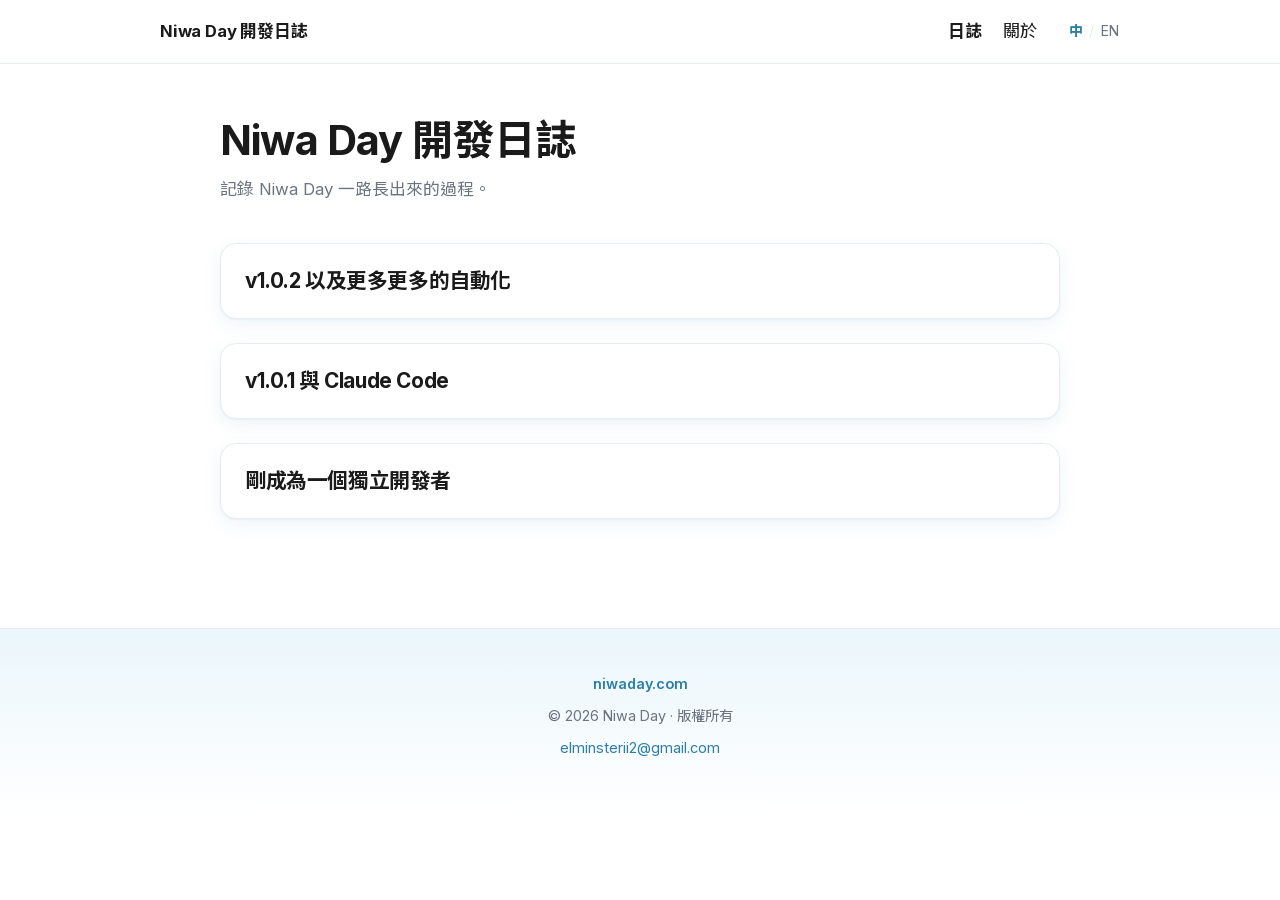
<file: blog/zh/index.html>
<!DOCTYPE html><html lang="zh" data-astro-cid-ct3bgug4> <head><!-- Global Metadata --><meta charset="utf-8"><meta name="viewport" content="width=device-width,initial-scale=1"><link rel="icon" type="image/svg+xml" href="/blog/favicon.svg"><link rel="icon" href="/blog/favicon.ico"><link rel="sitemap" href="/blog/sitemap-index.xml"><link rel="alternate" type="application/rss+xml" title="Niwa Day 開發日誌" href="https://niwaday.com/blog/zh/rss.xml"><meta name="generator" content="Astro v6.4.2"><style>@font-face{font-family:Inter-ed072079421e4db8;src:url("/blog/_astro/fonts/e868cdf4720e9ea5.woff2") format("woff2");font-display:swap;unicode-range:U+0000-00FF,U+0131,U+0152-0153,U+02BB-02BC,U+02C6,U+02DA,U+02DC,U+0304,U+0308,U+0329,U+2000-206F,U+20AC,U+2122,U+2191,U+2193,U+2212,U+2215,U+FEFF,U+FFFD;font-weight:400;font-style:normal;}@font-face{font-family:Inter-ed072079421e4db8;src:url("/blog/_astro/fonts/e868cdf4720e9ea5.woff2") format("woff2");font-display:swap;unicode-range:U+0000-00FF,U+0131,U+0152-0153,U+02BB-02BC,U+02C6,U+02DA,U+02DC,U+0304,U+0308,U+0329,U+2000-206F,U+20AC,U+2122,U+2191,U+2193,U+2212,U+2215,U+FEFF,U+FFFD;font-weight:500;font-style:normal;}@font-face{font-family:Inter-ed072079421e4db8;src:url("/blog/_astro/fonts/e868cdf4720e9ea5.woff2") format("woff2");font-display:swap;unicode-range:U+0000-00FF,U+0131,U+0152-0153,U+02BB-02BC,U+02C6,U+02DA,U+02DC,U+0304,U+0308,U+0329,U+2000-206F,U+20AC,U+2122,U+2191,U+2193,U+2212,U+2215,U+FEFF,U+FFFD;font-weight:600;font-style:normal;}@font-face{font-family:Inter-ed072079421e4db8;src:url("/blog/_astro/fonts/e868cdf4720e9ea5.woff2") format("woff2");font-display:swap;unicode-range:U+0000-00FF,U+0131,U+0152-0153,U+02BB-02BC,U+02C6,U+02DA,U+02DC,U+0304,U+0308,U+0329,U+2000-206F,U+20AC,U+2122,U+2191,U+2193,U+2212,U+2215,U+FEFF,U+FFFD;font-weight:700;font-style:normal;}@font-face{font-family:"Inter-ed072079421e4db8 fallback: Arial";src:local("Arial");font-display:swap;font-weight:400;font-style:normal;size-adjust:107.1194%;ascent-override:90.4365%;descent-override:22.518%;line-gap-override:0%;}@font-face{font-family:"Inter-ed072079421e4db8 fallback: Arial";src:local("Arial");font-display:swap;font-weight:500;font-style:normal;size-adjust:107.1194%;ascent-override:90.4365%;descent-override:22.518%;line-gap-override:0%;}@font-face{font-family:"Inter-ed072079421e4db8 fallback: Arial";src:local("Arial");font-display:swap;font-weight:600;font-style:normal;size-adjust:107.1194%;ascent-override:90.4365%;descent-override:22.518%;line-gap-override:0%;}@font-face{font-family:"Inter-ed072079421e4db8 fallback: Arial";src:local("Arial");font-display:swap;font-weight:700;font-style:normal;size-adjust:107.1194%;ascent-override:90.4365%;descent-override:22.518%;line-gap-override:0%;}:root{--font-inter:Inter-ed072079421e4db8,"Inter-ed072079421e4db8 fallback: Arial",sans-serif;}</style><link rel="preload" href="/blog/_astro/fonts/e868cdf4720e9ea5.woff2" as="font" type="font/woff2" crossorigin><style>@font-face{font-family:"Noto Sans TC-2e3c771edb76258d";src:url("/blog/_astro/fonts/aeed51f378bb8af4.woff2") format("woff2");font-display:swap;unicode-range:U+1f921-1f930,U+1f932-1f935,U+1f937-1f939,U+1f940-1f944,U+1f947-1f94a,U+1f950-1f95f,U+1f962-1f967,U+1f969-1f96a,U+1f980-1f981,U+1f984-1f98d,U+1f990-1f992,U+1f994-1f996,U+1f9c0,U+1f9d0,U+1f9d2,U+1f9d4,U+1f9d6,U+1f9d8,U+1f9da,U+1f9dc-1f9dd,U+1f9df-1f9e2,U+1f9e5-1f9e6,U+20024,U+20487,U+20779,U+20c41,U+20c78,U+20d71,U+20e98,U+20ef9,U+2107b,U+210c1,U+22c51,U+233b4,U+24a12,U+2512b,U+2546e,U+25683,U+267cc,U+269f2,U+27657,U+282e2,U+2898d,U+29d5a,U+f0001-f0005,U+f0019,U+f009b,U+f0101-f0104,U+f012b,U+f01ba,U+f01d6,U+f0209,U+f0217,U+f0223-f0224,U+fc355,U+fe327,U+fe517,U+feb97,U+fffb4;font-weight:400;font-style:normal;}@font-face{font-family:"Noto Sans TC-2e3c771edb76258d";src:url("/blog/_astro/fonts/9118b4f8e787c78b.woff2") format("woff2");font-display:swap;unicode-range:U+ff78-ff7e,U+ff80-ff86,U+ff89-ff94,U+ff97-ff9e,U+ffb9,U+ffe0-ffe3,U+ffe9,U+ffeb,U+ffed,U+fffc,U+1d7c7,U+1f004,U+1f0cf,U+1f141-1f142,U+1f150,U+1f154,U+1f158,U+1f15b,U+1f15d-1f15e,U+1f162-1f163,U+1f170-1f171,U+1f174,U+1f177-1f178,U+1f17d-1f17f,U+1f192-1f195,U+1f197-1f19a,U+1f1e6-1f1f5,U+1f1f7-1f1ff,U+1f21a,U+1f22f,U+1f232-1f237,U+1f239-1f23a,U+1f250-1f251,U+1f300,U+1f302-1f319;font-weight:400;font-style:normal;}@font-face{font-family:"Noto Sans TC-2e3c771edb76258d";src:url("/blog/_astro/fonts/251bfdb764d2ea91.woff2") format("woff2");font-display:swap;unicode-range:U+fa0a,U+fa0c,U+fa11,U+fa17,U+fa19,U+fa1b,U+fa1d,U+fa26,U+fa2c,U+fb01,U+fdfc,U+fe0e,U+fe33-fe36,U+fe38-fe44,U+fe49-fe51,U+fe54,U+fe56-fe57,U+fe59-fe5c,U+fe5f-fe6a,U+fe8e,U+fe92-fe93,U+feae,U+fecb-fecc,U+fee0,U+feec,U+fef3,U+ff04,U+ff07,U+ff26-ff2c,U+ff31-ff32,U+ff35-ff37,U+ff39-ff3a,U+ff3c,U+ff3e-ff5b,U+ff5d,U+ff61-ff65,U+ff67-ff68,U+ff6a,U+ff6c-ff77;font-weight:400;font-style:normal;}@font-face{font-family:"Noto Sans TC-2e3c771edb76258d";src:url("/blog/_astro/fonts/af57976274864631.woff2") format("woff2");font-display:swap;unicode-range:U+f78a-f78c,U+f78e,U+f792-f796,U+f798,U+f79c,U+f7f5,U+f812,U+f815,U+f876,U+f8f5,U+f8f8,U+f8ff,U+f901-f902,U+f904,U+f906,U+f909-f90a,U+f90f,U+f914,U+f918-f919,U+f91b,U+f91d,U+f91f,U+f923,U+f925,U+f92d-f92f,U+f934,U+f937-f938,U+f93d,U+f93f,U+f941,U+f949,U+f94c,U+f94e-f94f,U+f95a,U+f95d-f95e,U+f961-f963,U+f965-f970,U+f974,U+f976-f97a,U+f97c,U+f97e-f97f,U+f981,U+f983,U+f988,U+f98a,U+f98c,U+f98e,U+f996-f997,U+f999-f99a,U+f99c,U+f99f-f9a0,U+f9a3,U+f9a8,U+f9ad,U+f9b2-f9b6,U+f9b9-f9ba,U+f9bd-f9be,U+f9c1,U+f9c4,U+f9c7,U+f9ca,U+f9cd,U+f9d0-f9d1,U+f9d3-f9d4,U+f9d7-f9d8,U+f9dc-f9dd,U+f9df-f9e1,U+f9e4,U+f9e8-f9ea,U+f9f4,U+f9f6-f9f7,U+f9f9-f9fa,U+f9fc-fa01,U+fa03-fa04,U+fa06,U+fa08-fa09;font-weight:400;font-style:normal;}@font-face{font-family:"Noto Sans TC-2e3c771edb76258d";src:url("/blog/_astro/fonts/ddf68742ebeb7bf8.woff2") format("woff2");font-display:swap;unicode-range:U+9ee5,U+9ee7,U+9eee,U+9ef3-9ef4,U+9ef6-9ef7,U+9ef9,U+9efb-9efd,U+9eff,U+9f07-9f09,U+9f10,U+9f14-9f15,U+9f19,U+9f22,U+9f29,U+9f2c,U+9f2f,U+9f31,U+9f34,U+9f37,U+9f39,U+9f3d-9f3e,U+9f41,U+9f4c-9f50,U+9f54,U+9f57,U+9f59,U+9f5c,U+9f5f-9f60,U+9f62-9f63,U+9f66-9f67,U+9f6a,U+9f6c,U+9f72,U+9f76-9f77,U+9f7f,U+9f84-9f85,U+9f88,U+9f8e,U+9f91,U+9f94-9f96,U+9f98,U+9f9a-9f9b,U+9f9f-9fa0,U+9fa2,U+9fa4,U+9ff0-9fff,U+a1f4,U+a4b0-a4b1,U+a4b3,U+a9c1-a9c2,U+aa31,U+ab34,U+ac00-ac01,U+ac04,U+ac08,U+ac10-ac11,U+ac13-ac16,U+ac19,U+ac1c-ac1d,U+ac24,U+ac70-ac71,U+ac74,U+ac77-ac78,U+ac80-ac81,U+ac83,U+ac8c,U+ac90,U+aca0,U+aca8-aca9,U+acac,U+acb0,U+acb8-acb9,U+acbc-acbd,U+acc1,U+acc4,U+ace0-ace1,U+ace4,U+ace8,U+acf0-acf1,U+acf3,U+acf5,U+acfc;font-weight:400;font-style:normal;}@font-face{font-family:"Noto Sans TC-2e3c771edb76258d";src:url("/blog/_astro/fonts/09b0e0ea6baa8783.woff2") format("woff2");font-display:swap;unicode-range:U+9d77,U+9d7a,U+9d7e,U+9d87,U+9d89,U+9d8f,U+9d91-9d93,U+9d96,U+9d98,U+9d9a,U+9da1-9da2,U+9da5,U+9da9,U+9dab-9dac,U+9db1-9db2,U+9db5,U+9db9-9dbc,U+9dbf-9dc2,U+9dc4,U+9dc7-9dc9,U+9dd3,U+9dd6,U+9dd9-9dda,U+9dde-9ddf,U+9de2,U+9de5-9de6,U+9de8,U+9def-9df0,U+9df2-9df4,U+9df8,U+9dfa,U+9dfd,U+9dff,U+9e02,U+9e07,U+9e0a,U+9e11,U+9e15,U+9e18,U+9e1a-9e1b,U+9e1d-9e1e,U+9e20-9e23,U+9e25-9e26,U+9e2d,U+9e2f,U+9e33,U+9e35,U+9e3d-9e3f,U+9e42-9e43,U+9e45,U+9e48-9e4a,U+9e4c,U+9e4f,U+9e51,U+9e55,U+9e64,U+9e66,U+9e6b,U+9e6d-9e6e,U+9e70,U+9e73,U+9e75,U+9e78,U+9e80-9e83,U+9e87-9e88,U+9e8b-9e8c,U+9e90-9e91,U+9e93,U+9e96,U+9e9d,U+9ea1,U+9ea4,U+9ea6,U+9ea9-9eab,U+9ead,U+9eaf,U+9eb4,U+9eb7-9eba,U+9ebe-9ebf,U+9ecc-9ecd,U+9ed0,U+9ed2,U+9ed4,U+9ed9-9eda,U+9edc-9edd,U+9edf-9ee0,U+9ee2;font-weight:400;font-style:normal;}@font-face{font-family:"Noto Sans TC-2e3c771edb76258d";src:url("/blog/_astro/fonts/7981a1129de6d51e.woff2") format("woff2");font-display:swap;unicode-range:U+9bf0-9bf1,U+9bf5,U+9bf7,U+9bf9,U+9bfd,U+9bff,U+9c02,U+9c06,U+9c08-9c0a,U+9c0d,U+9c10,U+9c12-9c13,U+9c15,U+9c1c,U+9c1f,U+9c21,U+9c23-9c25,U+9c28-9c29,U+9c2d-9c2e,U+9c31-9c33,U+9c35-9c37,U+9c39-9c3b,U+9c3d-9c3e,U+9c40,U+9c42,U+9c45-9c49,U+9c52,U+9c54,U+9c56,U+9c58-9c5a,U+9c5d,U+9c5f-9c60,U+9c63,U+9c67-9c68,U+9c72,U+9c75,U+9c78,U+9c7a-9c7c,U+9c7f-9c81,U+9c87-9c88,U+9c8d,U+9c91,U+9c94,U+9c97,U+9c9b,U+9ca4,U+9ca8,U+9cab,U+9cad,U+9cb1-9cb3,U+9cb6-9cb8,U+9cc4-9cc5,U+9ccc-9ccd,U+9cd5-9cd7,U+9cdd-9cdf,U+9ce7,U+9ce9,U+9cee-9cf0,U+9cf2,U+9cfc-9cfe,U+9d03,U+9d06-9d08,U+9d0e,U+9d10,U+9d12,U+9d15,U+9d17,U+9d1d-9d1f,U+9d23,U+9d2b,U+9d2f-9d30,U+9d34,U+9d37,U+9d3d,U+9d42,U+9d50,U+9d52-9d53,U+9d59,U+9d5c,U+9d5e-9d61,U+9d6a,U+9d6f-9d70;font-weight:400;font-style:normal;}@font-face{font-family:"Noto Sans TC-2e3c771edb76258d";src:url("/blog/_astro/fonts/165b7426e769ba40.woff2") format("woff2");font-display:swap;unicode-range:U+9a87,U+9a8a-9a8b,U+9a8f-9a91,U+9a97,U+9a9a,U+9a9e,U+9aa0-9aa1,U+9aa4-9aa5,U+9aaf-9ab1,U+9ab6-9ab7,U+9ab9-9aba,U+9abe,U+9ac0-9ac5,U+9ac8,U+9acb-9acc,U+9ace-9acf,U+9ad1,U+9ad5-9ad7,U+9ad9,U+9adf,U+9ae1,U+9ae3,U+9aea-9aeb,U+9aed,U+9aef,U+9af2,U+9af4,U+9af9,U+9afb,U+9afd,U+9b03-9b04,U+9b08,U+9b13,U+9b18,U+9b1f,U+9b22-9b23,U+9b28-9b2a,U+9b2c-9b30,U+9b32,U+9b3b,U+9b43,U+9b46-9b49,U+9b4b-9b4e,U+9b51,U+9b55,U+9b58,U+9b5b,U+9b5e-9b60,U+9b63,U+9b68-9b69,U+9b74,U+9b7d,U+9b80-9b81,U+9b83-9b84,U+9b87-9b88,U+9b8a-9b8b,U+9b8d-9b8e,U+9b90,U+9b92-9b95,U+9b97,U+9b9f-9ba0,U+9ba2-9ba3,U+9ba8,U+9bab,U+9bb0,U+9bb8,U+9bc0-9bc1,U+9bc3,U+9bc6-9bc8,U+9bd3-9bd7,U+9bd9,U+9bdb,U+9bdd,U+9be1-9be2,U+9be4-9be5,U+9be7,U+9bea,U+9bed-9bee;font-weight:400;font-style:normal;}@font-face{font-family:"Noto Sans TC-2e3c771edb76258d";src:url("/blog/_astro/fonts/093377b081440270.woff2") format("woff2");font-display:swap;unicode-range:U+993c-9940,U+9943-9944,U+9948-994a,U+994c-994e,U+9951,U+9954,U+995c,U+995e-995f,U+9961-9962,U+9965,U+9968,U+996a,U+996d-9972,U+9975-9976,U+997a,U+997c,U+997f-9980,U+9984-9985,U+9988,U+998b,U+998d,U+998f,U+9992,U+9994-9995,U+9997-9998,U+999c,U+999e,U+99a0-99a1,U+99ab,U+99af,U+99b1,U+99b4,U+99b9,U+99c4-99c6,U+99cf,U+99d1-99d2,U+99d4,U+99d6,U+99d8-99d9,U+99df,U+99e1-99e2,U+99e9,U+99ee,U+99f0,U+99f8,U+99fb,U+9a01-9a05,U+9a0c,U+9a0f-9a13,U+9a16,U+9a1b-9a1c,U+9a20,U+9a24,U+9a28,U+9a2b,U+9a2d-9a2e,U+9a34-9a36,U+9a38,U+9a3e,U+9a40-9a44,U+9a4a,U+9a4c-9a4e,U+9a52,U+9a56,U+9a62-9a65,U+9a69-9a6b,U+9a6d,U+9a6f-9a71,U+9a73-9a74,U+9a76,U+9a78-9a79,U+9a7b-9a7c,U+9a7e-9a7f,U+9a81-9a82,U+9a84-9a86;font-weight:400;font-style:normal;}@font-face{font-family:"Noto Sans TC-2e3c771edb76258d";src:url("/blog/_astro/fonts/b4588c2ad8301f02.woff2") format("woff2");font-display:swap;unicode-range:U+97f5,U+97f9-97fa,U+97fe,U+9804,U+9807,U+980a,U+980e-980f,U+9814,U+9816,U+981a,U+981c,U+981e,U+9820-9821,U+9823,U+9826,U+9828,U+982a-982c,U+9832,U+9834-9835,U+9837,U+9839,U+983c-983d,U+9845,U+9848-9849,U+984e,U+9852-9857,U+9859-985a,U+9862-9863,U+9865,U+9870-9871,U+9873-9874,U+9877,U+987a-987f,U+9881-9882,U+9885,U+9887-988a,U+988c-988d,U+9890,U+9893,U+9896-9897,U+989a,U+989c-989e,U+98a0,U+98a4,U+98a6-98a7,U+98a9,U+98ae-98af,U+98b2-98b3,U+98b6-98b8,U+98ba-98bd,U+98bf,U+98c7-98c8,U+98ca,U+98d2-98d3,U+98d8-98da,U+98dc,U+98de,U+98e0-98e1,U+98e3,U+98e5,U+98e7-98e9,U+98eb-98ee,U+98f1,U+98f4,U+9901,U+9908-9909,U+990c,U+9911-9912,U+9914,U+9916-9917,U+991b-991c,U+991e,U+9920,U+9927,U+992b-992c,U+992e,U+9931-9933,U+9938,U+993a;font-weight:400;font-style:normal;}@font-face{font-family:"Noto Sans TC-2e3c771edb76258d";src:url("/blog/_astro/fonts/e6598a3fac92d0bb.woff2") format("woff2");font-display:swap;unicode-range:U+9672,U+9674,U+967a,U+9682-9685,U+9688-9689,U+968b,U+968d,U+9695,U+9697-9698,U+969e,U+96a0-96a4,U+96a9,U+96ac,U+96ae,U+96b0,U+96b2-96b4,U+96b6-96b7,U+96b9,U+96bc-96be,U+96c3,U+96c9-96cb,U+96ce-96cf,U+96d1-96d2,U+96d8,U+96dd,U+96e9,U+96eb,U+96f0-96f1,U+96f3-96f4,U+96f9,U+96fe-96ff,U+9701-9702,U+9705,U+9708,U+970a,U+970e-9711,U+9719,U+971d,U+971f-9720,U+9728,U+972a,U+972d,U+9730,U+9733,U+973a,U+973d,U+9744,U+9746-9747,U+9749,U+9750-9751,U+9753,U+9758-9759,U+975b,U+975d,U+9763,U+9765-9766,U+9768,U+976c-976d,U+9771,U+9773,U+9776,U+977a,U+977c,U+9780,U+9784-9786,U+9788,U+978e-978f,U+9798,U+979d-979e,U+97a3,U+97a5-97a6,U+97a8,U+97ab-97ac,U+97ae,U+97b6-97b7,U+97b9,U+97bf,U+97c1,U+97c3,U+97c6,U+97c9,U+97cd,U+97d6,U+97d8-97d9,U+97dc-97de,U+97e1,U+97e6-97e7,U+97ec-97ee,U+97f0-97f1;font-weight:400;font-style:normal;}@font-face{font-family:"Noto Sans TC-2e3c771edb76258d";src:url("/blog/_astro/fonts/f3e8b32db1ce2dd2.woff2") format("woff2");font-display:swap;unicode-range:U+9530,U+9535,U+953a-953b,U+9540-9542,U+9547,U+9549-954a,U+954d,U+9550-9551,U+9554-9556,U+955c,U+956c-956d,U+956f-9570,U+9573,U+9576,U+9578,U+9582,U+9586,U+9588,U+958e-958f,U+9599,U+959c,U+959e-959f,U+95a1-95a2,U+95a4,U+95a6-95a7,U+95aa-95ae,U+95b0,U+95b2,U+95b6,U+95b9-95bf,U+95c2-95c4,U+95c7-95c9,U+95cb-95cd,U+95d0,U+95d3-95d5,U+95d7-95d8,U+95da,U+95de,U+95e0-95e1,U+95e4-95e5,U+95ea-95eb,U+95ef-95f0,U+95f2-95f3,U+95f5,U+95f7-95fa,U+95fd,U+9600-9602,U+9607-9609,U+960e,U+9610-9611,U+9614,U+9616,U+9619-961a,U+961c-961d,U+961f,U+9621,U+9624,U+9628,U+962f,U+9633-9636,U+963c,U+9641-9643,U+9645,U+9647-9648,U+964e-964f,U+9651,U+9653-9655,U+9658,U+965b-965f,U+9661,U+9665,U+9668-9669,U+966c;font-weight:400;font-style:normal;}@font-face{font-family:"Noto Sans TC-2e3c771edb76258d";src:url("/blog/_astro/fonts/ffc03b544c8baec1.woff2") format("woff2");font-display:swap;unicode-range:U+941a,U+941c,U+941e,U+9420-9425,U+9427-942b,U+942e,U+9432-9433,U+9436,U+9438,U+943a,U+943d,U+943f-9440,U+9445,U+944a,U+944c,U+9454-9455,U+945a-945b,U+945e,U+9460,U+9462-9463,U+9468,U+946a,U+946d,U+946f,U+9471,U+9474-9477,U+9479,U+947e-9481,U+9488-948a,U+948e,U+9492-9493,U+9497,U+9499,U+949b-94a3,U+94a5-94a9,U+94ac,U+94ae-94b1,U+94b3-94b5,U+94bb-94bc,U+94be-94c3,U+94c5-94c6,U+94c9,U+94ce-94d0,U+94db-94dd,U+94e0,U+94e2-94e3,U+94e8,U+94ec-94ee,U+94f0,U+94f2,U+94f5-94f6,U+94f8,U+94fa,U+94ff-9502,U+9504-9506,U+9508,U+950b-950c,U+950f-9510,U+9519-951b,U+951d,U+951f,U+9521-9526,U+952d-952f;font-weight:400;font-style:normal;}@font-face{font-family:"Noto Sans TC-2e3c771edb76258d";src:url("/blog/_astro/fonts/c6d940f158203366.woff2") format("woff2");font-display:swap;unicode-range:U+930b,U+930f,U+9312,U+9315,U+9319-931b,U+931d-931f,U+9321,U+9323-9325,U+9327-932a,U+932c-932e,U+9331-9333,U+9335,U+9338,U+933c,U+9340-9341,U+9345-9349,U+934f-9352,U+9354,U+9356-935a,U+935c-9360,U+9363-9367,U+9369-936a,U+936c,U+936e,U+9370-9371,U+9373,U+9376,U+9379-937a,U+937c,U+9385,U+9387,U+938c,U+938f,U+9394,U+9397-9398,U+939a-939b,U+939d-939e,U+93a1-93a3,U+93a6-93a7,U+93a9-93aa,U+93ac-93ad,U+93af-93b0,U+93b3-93bb,U+93bd-93be,U+93c0-93c4,U+93c7,U+93ca-93cd,U+93d0-93d1,U+93d6-93d8,U+93dc-93de,U+93e0,U+93e4,U+93e8,U+93ee,U+93f0,U+93f5,U+93f7-93f9,U+93fb,U+9403,U+9407,U+940f-9410,U+9413-9414,U+9417,U+9419;font-weight:400;font-style:normal;}@font-face{font-family:"Noto Sans TC-2e3c771edb76258d";src:url("/blog/_astro/fonts/24e8f24b458a1dd7.woff2") format("woff2");font-display:swap;unicode-range:U+9208-920a,U+920d-920e,U+9210-9211,U+9217,U+9219,U+921c,U+9221,U+9224-9225,U+9227,U+922a,U+922d-922e,U+9230-9231,U+9233,U+9235-9239,U+923b,U+923d-9241,U+9244,U+9246,U+9248-9249,U+924b-9251,U+9253,U+925a,U+925d-925e,U+9262,U+9265-9267,U+926b-926d,U+926f,U+9271-9272,U+9274,U+9276,U+9278,U+927a-927c,U+927e-927f,U+9282-9283,U+9286,U+9288,U+928a,U+928d-928e,U+9291,U+9295-9296,U+9299-929b,U+929d,U+92a0-92ae,U+92b2,U+92b5-92b6,U+92bb-92bc,U+92c2-92c3,U+92c6-92cd,U+92cf-92d1,U+92d5,U+92d7,U+92d9,U+92dd,U+92df,U+92e4-92e6,U+92e8-92e9,U+92ed-92ef,U+92f1-92f3,U+92f6,U+92f9,U+92fb,U+9300-9302,U+9306;font-weight:400;font-style:normal;}@font-face{font-family:"Noto Sans TC-2e3c771edb76258d";src:url("/blog/_astro/fonts/6a1e4dc27c9eed56.woff2") format("woff2");font-display:swap;unicode-range:U+90e2-90e4,U+90ea-90eb,U+90ef,U+90f4,U+90f7-90f8,U+90fc,U+90fe-9100,U+9102,U+9104,U+9106,U+9112,U+9114-911a,U+911c,U+911e,U+9120,U+9122-9123,U+9129,U+912b,U+912f,U+9131-9132,U+9134,U+9136,U+9139-913a,U+9143,U+9146,U+9148-914a,U+914e-9150,U+9154,U+9156-9157,U+9159-915a,U+915d-915e,U+9161-9164,U+916b,U+916e,U+9170-9172,U+9174,U+9176,U+9179-917a,U+917f,U+9181-9182,U+9184-9186,U+918c-918e,U+9190-9191,U+9196,U+919a-919b,U+919e,U+91a1-91a4,U+91a7,U+91aa,U+91ae-91b2,U+91b4-91b5,U+91b8,U+91bd-91be,U+91c1,U+91c3,U+91c5-91c6,U+91c8-91ca,U+91d2-91d5,U+91d7,U+91d9,U+91e1,U+91e4,U+91e6-91e9,U+91ec-91ed,U+91f0-91f1,U+91f5-91fa,U+91fd,U+91ff-9201,U+9203-9207;font-weight:400;font-style:normal;}@font-face{font-family:"Noto Sans TC-2e3c771edb76258d";src:url("/blog/_astro/fonts/8bbcf70399a3c260.woff2") format("woff2");font-display:swap;unicode-range:U+8f85-8f86,U+8f88-8f8a,U+8f8d,U+8f90,U+8f93,U+8f95-8f97,U+8f99,U+8f9e-8f9f,U+8fa2,U+8fa7,U+8fa9,U+8fab,U+8fae,U+8fb3,U+8fb5-8fb6,U+8fba-8fbd,U+8fbf,U+8fc1-8fc2,U+8fc6,U+8fc8,U+8fcc-8fcd,U+8fd2-8fd3,U+8fd5,U+8fdc-8fdd,U+8fdf,U+8fe2-8fe5,U+8fe8-8fe9,U+8fed-8fee,U+8ff3,U+8ff5,U+8ff8,U+8ffa-8ffc,U+8ffe,U+9002,U+9004,U+9008,U+900a-900b,U+9011-9013,U+9016,U+901e,U+9021,U+9024,U+902d,U+902f-9030,U+9034-9036,U+9039-903b,U+9041,U+9044-9045,U+904f-9052,U+9057-9058,U+905b,U+905d,U+9061-9062,U+9065,U+9068,U+906f,U+9074,U+9079,U+907d,U+9083,U+9085,U+9087-9089,U+908b,U+9090,U+9093,U+9095,U+9097,U+9099,U+909b,U+909d-909e,U+90a0-90a2,U+90ac,U+90af-90b0,U+90b2-90b4,U+90b6,U+90b9,U+90bb,U+90bd-90be,U+90c3-90c5,U+90c7,U+90d1,U+90d4-90d5,U+90d7,U+90db-90df;font-weight:400;font-style:normal;}@font-face{font-family:"Noto Sans TC-2e3c771edb76258d";src:url("/blog/_astro/fonts/6c4f95ddebbd45fd.woff2") format("woff2");font-display:swap;unicode-range:U+8e30-8e31,U+8e35,U+8e39,U+8e3c-8e3d,U+8e40-8e42,U+8e47,U+8e49-8e4e,U+8e50,U+8e53-8e55,U+8e59-8e5b,U+8e60,U+8e62-8e63,U+8e67,U+8e69,U+8e6c-8e6d,U+8e6f,U+8e74,U+8e76,U+8e7a-8e7c,U+8e82,U+8e84-8e85,U+8e87,U+8e89-8e8b,U+8e8f-8e95,U+8e99-8e9a,U+8e9d-8e9e,U+8ea1,U+8ea3,U+8ea5-8ea6,U+8eaa,U+8eac-8ead,U+8eaf-8eb1,U+8eb9,U+8ebc,U+8ebe,U+8ec6,U+8ecb,U+8ecf,U+8ed1,U+8ed4,U+8ed7,U+8eda-8edb,U+8ee2,U+8ee8,U+8eeb,U+8ef2,U+8ef9-8efe,U+8f05,U+8f07-8f08,U+8f0a-8f0c,U+8f12-8f13,U+8f17,U+8f19-8f1a,U+8f1c,U+8f1e-8f1f,U+8f25-8f26,U+8f2d,U+8f30,U+8f33,U+8f36,U+8f3e,U+8f40-8f42,U+8f45-8f47,U+8f4d,U+8f54-8f55,U+8f5d,U+8f61-8f62,U+8f64,U+8f67-8f69,U+8f6d-8f72,U+8f74,U+8f76,U+8f7b-8f7c,U+8f7f,U+8f83-8f84;font-weight:400;font-style:normal;}@font-face{font-family:"Noto Sans TC-2e3c771edb76258d";src:url("/blog/_astro/fonts/ccec72725b413b01.woff2") format("woff2");font-display:swap;unicode-range:U+8ce1,U+8ce8,U+8ceb,U+8cf0,U+8cf8,U+8cfb,U+8cfe,U+8d04,U+8d07,U+8d0b,U+8d0d,U+8d10,U+8d12-8d14,U+8d17,U+8d1b-8d1f,U+8d21-8d26,U+8d29-8d2c,U+8d2e-8d32,U+8d34-8d35,U+8d37-8d38,U+8d3a-8d3c,U+8d3e-8d3f,U+8d41-8d43,U+8d48,U+8d4b-8d4c,U+8d4e-8d50,U+8d54,U+8d56,U+8d58,U+8d5a-8d5b,U+8d5f-8d60,U+8d62-8d63,U+8d66-8d69,U+8d6c-8d6e,U+8d73,U+8d75-8d76,U+8d7b,U+8d7d,U+8d84,U+8d8b,U+8d90-8d91,U+8d94,U+8d96,U+8d9c,U+8dab,U+8daf,U+8db2,U+8db5,U+8db7,U+8dba,U+8dbc,U+8dbf,U+8dc2-8dc3,U+8dc6,U+8dcb,U+8dce-8dd0,U+8dd6-8dd7,U+8dda-8ddb,U+8de3-8de4,U+8de9,U+8deb-8dec,U+8df1,U+8df5-8df7,U+8dfa-8dfd,U+8e05,U+8e08-8e0a,U+8e0e,U+8e14,U+8e16,U+8e18,U+8e1d-8e21,U+8e23,U+8e26-8e28,U+8e2a-8e2b,U+8e2d-8e2e;font-weight:400;font-style:normal;}@font-face{font-family:"Noto Sans TC-2e3c771edb76258d";src:url("/blog/_astro/fonts/bc534771d070df55.woff2") format("woff2");font-display:swap;unicode-range:U+8b9c,U+8b9e-8b9f,U+8ba3,U+8ba5,U+8ba7,U+8baa,U+8bad,U+8bb2-8bb4,U+8bb6-8bb9,U+8bbc-8bbd,U+8bbf-8bc0,U+8bc3,U+8bc5,U+8bc8-8bcb,U+8bcf,U+8bd1,U+8bd7-8bdc,U+8bde-8be1,U+8be3,U+8be5,U+8be7,U+8be9,U+8beb-8bec,U+8bef,U+8bf1-8bf2,U+8bf5-8bf6,U+8bf8,U+8bfa,U+8bfd-8bfe,U+8c01-8c02,U+8c05,U+8c08,U+8c0a-8c11,U+8c13-8c15,U+8c18-8c1c,U+8c1f,U+8c23-8c29,U+8c2c-8c2d,U+8c31,U+8c34,U+8c36,U+8c39,U+8c3f,U+8c47,U+8c49-8c4c,U+8c4f,U+8c51,U+8c55,U+8c62,U+8c68,U+8c73,U+8c78,U+8c7a-8c7c,U+8c82,U+8c85,U+8c89-8c8a,U+8c8d-8c8e,U+8c90,U+8c94,U+8c98-8c99,U+8ca3-8ca4,U+8cad-8cb0,U+8cb2,U+8cb9-8cba,U+8cbd,U+8cc1-8cc2,U+8cc4-8cc5,U+8ccf-8cd2,U+8cd4-8cd5,U+8cd9-8cdb;font-weight:400;font-style:normal;}@font-face{font-family:"Noto Sans TC-2e3c771edb76258d";src:url("/blog/_astro/fonts/68d306af0a415769.woff2") format("woff2");font-display:swap;unicode-range:U+8a1b,U+8a22,U+8a25,U+8a27,U+8a2b,U+8a33,U+8a36,U+8a38,U+8a3d-8a3e,U+8a41,U+8a45-8a46,U+8a48,U+8a4e,U+8a51-8a52,U+8a54,U+8a56-8a58,U+8a5b,U+8a5d,U+8a61,U+8a63,U+8a67,U+8a6a-8a6c,U+8a70,U+8a74-8a76,U+8a7a-8a7c,U+8a82,U+8a84-8a86,U+8a89,U+8a8f-8a92,U+8a94,U+8a9a,U+8aa1,U+8aa3,U+8aa5,U+8aa7-8aa8,U+8aad,U+8ab1,U+8ab6,U+8abe,U+8ac2,U+8ac4,U+8ac6,U+8ac9,U+8acc-8acf,U+8ad1,U+8adb,U+8add-8ae2,U+8ae4,U+8ae6,U+8aea-8aeb,U+8aed,U+8af1-8af6,U+8afa,U+8afc,U+8b01,U+8b04-8b05,U+8b07,U+8b0b-8b0d,U+8b0f-8b10,U+8b13-8b14,U+8b16,U+8b1a,U+8b1c,U+8b21-8b22,U+8b26,U+8b28,U+8b2b,U+8b2e,U+8b33,U+8b41,U+8b46,U+8b4c-8b4f,U+8b53-8b54,U+8b56,U+8b59,U+8b5e-8b60,U+8b64,U+8b6a-8b6d,U+8b72,U+8b7e,U+8b83,U+8b89,U+8b8c,U+8b8e,U+8b90,U+8b92,U+8b95-8b96,U+8b99;font-weight:400;font-style:normal;}@font-face{font-family:"Noto Sans TC-2e3c771edb76258d";src:url("/blog/_astro/fonts/82bd36a4e21a47ca.woff2") format("woff2");font-display:swap;unicode-range:U+88b7-88b8,U+88bc-88be,U+88c0,U+88c4,U+88c6-88c7,U+88c9-88cc,U+88ce,U+88d2,U+88d6,U+88d8,U+88db,U+88df,U+88e4,U+88e8-88e9,U+88ec,U+88ef-88f1,U+88f3-88f5,U+88fc,U+88fe,U+8900,U+8902,U+8906,U+890a-890c,U+8912-8915,U+8918-891a,U+891f,U+8921,U+8923,U+8925,U+892a-892b,U+892d,U+8930,U+8933,U+8935-8936,U+8938,U+893d,U+8941-8943,U+8946-8947,U+8949,U+894c-894d,U+8956-8957,U+8959,U+895c,U+895e-8960,U+8964,U+8966,U+896c,U+8971,U+8974,U+897b,U+897e,U+8980,U+8982-8983,U+8987-8988,U+898a,U+898c,U+8991,U+8994-8995,U+8997-8998,U+899a,U+899c,U+89a1,U+89a4-89a7,U+89a9,U+89ac,U+89af,U+89b2-89b3,U+89b7,U+89bb,U+89bf,U+89c5,U+89c9-89ca,U+89d1,U+89d4-89d5,U+89da,U+89dc-89de,U+89e5-89e7,U+89ed,U+89f1,U+89f3-89f4,U+89f6,U+89ff,U+8a01,U+8a03,U+8a07,U+8a09,U+8a0c,U+8a0f-8a12,U+8a16;font-weight:400;font-style:normal;}@font-face{font-family:"Noto Sans TC-2e3c771edb76258d";src:url("/blog/_astro/fonts/a5ac4a1e71da4cb8.woff2") format("woff2");font-display:swap;unicode-range:U+8763-8765,U+8768,U+876a,U+876c-8770,U+8772,U+8777,U+877a-877b,U+877d,U+8781,U+8784-8785,U+8788,U+878b,U+8793,U+8797-8798,U+879f,U+87a3,U+87a8,U+87ab-87ad,U+87af,U+87b3,U+87b5,U+87b9,U+87bb,U+87bd-87c0,U+87c4-87c8,U+87ca-87cc,U+87ce,U+87d2,U+87db-87dc,U+87e0-87e1,U+87e3,U+87e5,U+87e7,U+87ea-87eb,U+87ee-87ef,U+87f3-87f4,U+87f6-87f7,U+87fe,U+8802-8806,U+880a-880b,U+880e,U+8810-8811,U+8813,U+8815-8816,U+881b,U+8821,U+8823,U+8827,U+8831-8832,U+8835,U+8839-883a,U+883c,U+8844-8846,U+884a,U+884e,U+8852,U+8854-8856,U+8859-885a,U+885e,U+8862,U+8864-8865,U+8869-886a,U+886c-886e,U+8871-8872,U+8875,U+8879,U+887d-887f,U+8882,U+8884-8885,U+8888,U+8890,U+8892-8893,U+8897-8898,U+889a-889c,U+889e,U+88a2,U+88a4,U+88a8,U+88aa,U+88ad-88ae,U+88b1,U+88b4;font-weight:400;font-style:normal;}@font-face{font-family:"Noto Sans TC-2e3c771edb76258d";src:url("/blog/_astro/fonts/1b6615a56dad482c.woff2") format("woff2");font-display:swap;unicode-range:U+8621-8622,U+8627,U+8629-862a,U+8634-8636,U+8638,U+863a,U+863c,U+8640,U+8642,U+8646,U+864c-864d,U+864f,U+8651-8654,U+8657,U+8659-865a,U+865c,U+8662,U+866b-866c,U+866f-8671,U+8673,U+8677,U+867a-867b,U+867d-867e,U+8680-8682,U+868b-868d,U+8693-8696,U+869a,U+869c-869d,U+86a1,U+86a3-86a4,U+86a7-86aa,U+86af-86b1,U+86b3-86b4,U+86b6,U+86b9-86ba,U+86c0-86c2,U+86c4,U+86c6,U+86c9-86ca,U+86cc-86ce,U+86d0,U+86d3-86d4,U+86de-86df,U+86e9,U+86ed-86f0,U+86f3,U+86f8-86fc,U+86fe,U+8703,U+8706-870a,U+870d-870e,U+8711-8712,U+8715,U+8717,U+8719-871a,U+871e,U+8721-8723,U+8725,U+8728-8729,U+872e,U+8731,U+8734,U+8737,U+873a,U+873e-8740,U+8742,U+8747,U+8749,U+874b-874c,U+874e-874f,U+8753,U+8757-8758,U+875d,U+875f,U+8761-8762;font-weight:400;font-style:normal;}@font-face{font-family:"Noto Sans TC-2e3c771edb76258d";src:url("/blog/_astro/fonts/cb6e131b9cd042f5.woff2") format("woff2");font-display:swap;unicode-range:U+84c0,U+84c2,U+84c6-84c7,U+84ca,U+84cd-84d2,U+84d6,U+84dd,U+84df,U+84e2,U+84e6-84e8,U+84ea,U+84ef-84f0,U+84f3-84f4,U+84f7,U+84fa,U+84fc-84fd,U+84ff-8500,U+8506,U+850c,U+8511,U+8515,U+8517,U+851d-851f,U+8524,U+852b,U+852f,U+8532,U+8534-8535,U+8537-8538,U+853a,U+853c,U+853e,U+8541-8542,U+8545,U+8548,U+854b,U+854d-854e,U+8552-8553,U+8555-8558,U+855a,U+855e,U+8561-8565,U+8568,U+856a-856c,U+856f,U+8574,U+8577-857b,U+8580-8581,U+8585-8586,U+858a,U+858c,U+858f-8590,U+8594,U+8597-8599,U+859c,U+859f,U+85a1-85a2,U+85a4,U+85a8,U+85ab-85ac,U+85ae,U+85b3-85b4,U+85b7,U+85b9-85ba,U+85bd-85be,U+85c1-85c2,U+85cb,U+85ce,U+85d0,U+85d3,U+85d5,U+85dc,U+85e0,U+85e6,U+85e8,U+85ea,U+85ed,U+85f4,U+85f6-85f7,U+85f9-85fa,U+85ff,U+8602,U+8604-8605,U+8610,U+8616-8618,U+861a,U+861e;font-weight:400;font-style:normal;}@font-face{font-family:"Noto Sans TC-2e3c771edb76258d";src:url("/blog/_astro/fonts/fb6a3e934b019643.woff2") format("woff2");font-display:swap;unicode-range:U+8380,U+8383,U+8385-8386,U+8392,U+8394-8395,U+8398-8399,U+839b-839c,U+83a0,U+83a2,U+83a4,U+83a7-83aa,U+83af-83b5,U+83b7,U+83b9-83ba,U+83bc-83c0,U+83c2,U+83c4-83c5,U+83c8-83c9,U+83cb,U+83ce-83cf,U+83d1,U+83d4-83d6,U+83d8,U+83dd,U+83df,U+83e1-83e2,U+83e5,U+83ea-83eb,U+83f0,U+83f3-83f4,U+83f9,U+83fb-83fe,U+8406-8407,U+840b,U+840f,U+8411,U+8413,U+8418,U+841b-841d,U+8420-8421,U+8423-8424,U+8426-8429,U+842b,U+842d-842e,U+8432-8433,U+8435,U+8437-8439,U+843b-843c,U+843e,U+8445-8447,U+844e,U+8451-8452,U+8456,U+8459-845a,U+845c,U+845f,U+8462,U+8466-8467,U+846d,U+846f-8471,U+8473-8474,U+8476-8478,U+847a,U+8484,U+848b,U+848d-848e,U+8493-8494,U+8497,U+849d,U+849f,U+84a1,U+84a8,U+84af,U+84b1,U+84b4,U+84b9-84bb,U+84bd-84bf;font-weight:400;font-style:normal;}@font-face{font-family:"Noto Sans TC-2e3c771edb76258d";src:url("/blog/_astro/fonts/6fdeaffc4030f56b.woff2") format("woff2");font-display:swap;unicode-range:U+827d,U+827f,U+8283-8284,U+8288-828a,U+828d-8291,U+8293-8294,U+8298,U+829a-829c,U+829e-82a4,U+82a6-82ab,U+82ae,U+82b0,U+82b4,U+82b6,U+82ba-82bc,U+82be,U+82c1,U+82c4-82c5,U+82c7,U+82cb,U+82cd,U+82cf-82d0,U+82d2,U+82d5-82d6,U+82d9,U+82db-82dc,U+82de-82e1,U+82e3-82e4,U+82e7,U+82ea-82eb,U+82ef-82f0,U+82f3-82f4,U+82f6-82f7,U+82f9-82fc,U+82fe-8301,U+8306-8308,U+830b-830e,U+8316,U+8318,U+831a-831b,U+831d-831e,U+8327,U+832a,U+832c-832d,U+832f,U+8331,U+8333-8334,U+8337,U+833a-833c,U+833f-8340,U+8342,U+8344-8347,U+834b-834c,U+834f,U+8351,U+8356-8358,U+835a,U+835e-8361,U+8363-8364,U+8367-8368,U+836b,U+836f,U+8373,U+8375,U+8378,U+837a-837f;font-weight:400;font-style:normal;}@font-face{font-family:"Noto Sans TC-2e3c771edb76258d";src:url("/blog/_astro/fonts/2c06628dfd8c4d65.woff2") format("woff2");font-display:swap;unicode-range:U+811b,U+811e,U+8121-8127,U+8129,U+812c,U+812f-8134,U+8137-8138,U+813a,U+813d,U+8144,U+8146,U+8148,U+814a,U+814c-814d,U+8151,U+8153,U+8156,U+8158,U+815a,U+8160,U+8167,U+8169,U+816d,U+816f,U+8171,U+8174,U+817b-817c,U+817e,U+8182,U+8188,U+818a,U+8194-8195,U+8198,U+819b,U+819e,U+81a3,U+81a6-81a7,U+81ab,U+81af-81b0,U+81b5-81b6,U+81b8,U+81ba-81bb,U+81be-81bf,U+81c3,U+81c6,U+81ca,U+81cc,U+81cf,U+81d1-81d3,U+81d6-81d7,U+81d9-81da,U+81dd-81de,U+81e0-81e2,U+81e7,U+81ec,U+81ef,U+81fc,U+81fe,U+8200-8202,U+8204-8206,U+820b,U+820e,U+8210,U+8215,U+8217-8218,U+821b,U+821d,U+8221-8222,U+8224,U+8228-8229,U+822b,U+822f-8234,U+8236-8238,U+823a,U+823e,U+8240,U+8244-8245,U+8249,U+824b,U+824e-824f,U+8257,U+825a,U+825f,U+8264,U+8268,U+826b,U+826e,U+8270,U+8273,U+8276,U+8278-8279;font-weight:400;font-style:normal;}@font-face{font-family:"Noto Sans TC-2e3c771edb76258d";src:url("/blog/_astro/fonts/f4be5d526475af90.woff2") format("woff2");font-display:swap;unicode-range:U+7fb8,U+7fbc,U+7fbf-7fc0,U+7fc3,U+7fcb-7fcc,U+7fce-7fcf,U+7fd1,U+7fd5,U+7fd8,U+7fdb,U+7fde-7fdf,U+7fe5-7fe6,U+7fe9,U+7feb-7fec,U+7fee,U+7ff2-7ff3,U+7ffa,U+7ffd-7ffe,U+8002,U+8004,U+8006,U+800b,U+800e,U+8011-8012,U+8014,U+8016,U+8018-8019,U+801c,U+8024,U+8026,U+8028,U+802c,U+8030,U+8035,U+8037-8039,U+803b,U+8042-8043,U+804b-804c,U+8052,U+8061,U+8068,U+806a,U+806e,U+8071,U+8073-8076,U+8079,U+807c,U+807e-807f,U+8083-8084,U+808f,U+8093,U+8095,U+8098,U+809c,U+809f-80a0,U+80a4,U+80a7,U+80ab,U+80ad-80ae,U+80b0-80b1,U+80b4-80b6,U+80b8,U+80bc-80c2,U+80c4,U+80c6-80c7,U+80cb,U+80cd,U+80cf,U+80d4,U+80d7,U+80d9,U+80db-80dd,U+80e0,U+80e3-80e5,U+80e7,U+80eb-80ed,U+80ef-80f1,U+80f3-80f4,U+80f6-80f7,U+80fc,U+80fe-80ff,U+8101,U+8107,U+8109,U+810f-8113,U+8115,U+8117-8118,U+811a;font-weight:400;font-style:normal;}@font-face{font-family:"Noto Sans TC-2e3c771edb76258d";src:url("/blog/_astro/fonts/fe8577c9d8f4c235.woff2") format("woff2");font-display:swap;unicode-range:U+7eb3,U+7eb5-7eba,U+7ebd-7ebe,U+7ec0-7ec1,U+7ec3,U+7ec5,U+7ec7-7eca,U+7ecd-7ece,U+7ed1-7ed2,U+7ed4-7ed5,U+7ed7-7ed8,U+7eda-7edb,U+7edd-7ede,U+7ee2-7ee3,U+7ee5,U+7ee7,U+7ee9-7eeb,U+7eee-7ef0,U+7ef3,U+7ef5,U+7ef7-7ef8,U+7efd-7f01,U+7f03,U+7f05-7f09,U+7f0e,U+7f10,U+7f13-7f15,U+7f18-7f1a,U+7f1c-7f1d,U+7f20,U+7f24-7f25,U+7f28-7f2a,U+7f2d-7f2e,U+7f30,U+7f34,U+7f36-7f37,U+7f3d,U+7f42-7f45,U+7f47-7f4e,U+7f52,U+7f54,U+7f58,U+7f5a,U+7f5d,U+7f5f-7f63,U+7f65,U+7f68,U+7f6b,U+7f78,U+7f7d-7f7e,U+7f81-7f83,U+7f86-7f87,U+7f8b-7f8d,U+7f91,U+7f93-7f95,U+7f97,U+7f99-7f9a,U+7f9d,U+7f9f,U+7fa1-7fa3,U+7fa5,U+7fa7,U+7fad-7fb2,U+7fb4,U+7fb6;font-weight:400;font-style:normal;}@font-face{font-family:"Noto Sans TC-2e3c771edb76258d";src:url("/blog/_astro/fonts/7536a8d2c7ad18d1.woff2") format("woff2");font-display:swap;unicode-range:U+7d8c-7d8f,U+7d91,U+7d95-7d96,U+7d98-7d9a,U+7d9d-7d9e,U+7da2-7da3,U+7da6,U+7daa,U+7dac,U+7dae-7db0,U+7db3,U+7db5,U+7db7,U+7db9,U+7dbd,U+7dc1,U+7dc3-7dc7,U+7dcc-7dcf,U+7dd1,U+7dd6-7dd9,U+7ddb-7ddc,U+7de1-7de2,U+7de6,U+7df0-7df3,U+7df6,U+7dfe,U+7e01-7e02,U+7e04,U+7e08-7e0b,U+7e10-7e11,U+7e13,U+7e15,U+7e1d-7e20,U+7e22,U+7e25-7e27,U+7e29,U+7e2d,U+7e2f-7e30,U+7e32-7e37,U+7e39,U+7e3b,U+7e44-7e45,U+7e47-7e48,U+7e4a-7e4b,U+7e4d,U+7e50-7e52,U+7e56,U+7e58-7e5b,U+7e62,U+7e68,U+7e6d-7e70,U+7e76,U+7e78,U+7e7b,U+7e7e,U+7e81-7e82,U+7e86-7e88,U+7e8a,U+7e8d-7e8e,U+7e92-7e94,U+7e98-7e9b,U+7e9e,U+7ea0,U+7ea3-7ea4,U+7ea8,U+7eaa-7eaf,U+7eb1-7eb2;font-weight:400;font-style:normal;}@font-face{font-family:"Noto Sans TC-2e3c771edb76258d";src:url("/blog/_astro/fonts/44d89db906c324ae.woff2") format("woff2");font-display:swap;unicode-range:U+7c23,U+7c25-7c26,U+7c2a-7c2b,U+7c37-7c39,U+7c40-7c41,U+7c48-7c49,U+7c50,U+7c53-7c54,U+7c56-7c57,U+7c59-7c5c,U+7c5f,U+7c63,U+7c65,U+7c69,U+7c6c-7c6e,U+7c74-7c75,U+7c79,U+7c7c,U+7c7e,U+7c84,U+7c8b,U+7c8d,U+7c91,U+7c94-7c95,U+7c9b,U+7c9f,U+7ca2,U+7ca4,U+7ca6,U+7ca8-7caa,U+7cae,U+7cb1-7cb3,U+7cba,U+7cbc,U+7cbf-7cc0,U+7cc5,U+7cc8-7cc9,U+7ccc-7cce,U+7cd7,U+7cdc-7cdd,U+7ce0,U+7ce2,U+7ce8,U+7cea,U+7ced,U+7cf2,U+7cf4,U+7cf6,U+7cf8-7cfa,U+7cfc,U+7d02,U+7d06-7d0a,U+7d0f,U+7d11-7d12,U+7d15,U+7d18,U+7d1c-7d1e,U+7d25,U+7d27,U+7d29,U+7d2c,U+7d31-7d32,U+7d35,U+7d38,U+7d3a,U+7d3c,U+7d3e-7d41,U+7d43,U+7d45,U+7d4c,U+7d4e-7d4f,U+7d53-7d54,U+7d56,U+7d5b-7d5d,U+7d5f,U+7d63,U+7d67,U+7d6a,U+7d6d,U+7d70,U+7d73,U+7d75,U+7d79-7d7b,U+7d7d,U+7d80,U+7d83-7d84,U+7d86-7d89,U+7d8b;font-weight:400;font-style:normal;}@font-face{font-family:"Noto Sans TC-2e3c771edb76258d";src:url("/blog/_astro/fonts/3b5e34f2742440e0.woff2") format("woff2");font-display:swap;unicode-range:U+7afd-7afe,U+7b01-7b06,U+7b09-7b0b,U+7b0e-7b10,U+7b14,U+7b18,U+7b1a,U+7b1e-7b1f,U+7b22-7b25,U+7b29-7b2b,U+7b2d-7b2e,U+7b31-7b35,U+7b38-7b3c,U+7b45,U+7b47-7b48,U+7b4a,U+7b4c,U+7b4e-7b50,U+7b58,U+7b5b,U+7b5d,U+7b60,U+7b62,U+7b65-7b67,U+7b69,U+7b6d-7b6f,U+7b72-7b76,U+7b79,U+7b7e,U+7b82,U+7b84-7b85,U+7b87,U+7b8b,U+7b8d-7b93,U+7b95-7b96,U+7b98,U+7b9c-7b9d,U+7ba0,U+7ba7,U+7ba9-7bac,U+7bb0,U+7bb4,U+7bb6,U+7bb8-7bb9,U+7bc1,U+7bc3,U+7bc6,U+7bcb-7bcc,U+7bcf,U+7bd4,U+7bd9-7bdb,U+7bdd,U+7be0-7be1,U+7be5-7be6,U+7bea,U+7bed-7bee,U+7bf1-7bf3,U+7bf8-7bf9,U+7bfc-7c01,U+7c03,U+7c07,U+7c0a-7c0d,U+7c0f,U+7c11-7c12,U+7c15,U+7c1e-7c20;font-weight:400;font-style:normal;}@font-face{font-family:"Noto Sans TC-2e3c771edb76258d";src:url("/blog/_astro/fonts/f0c9f992d1d7211e.woff2") format("woff2");font-display:swap;unicode-range:U+798a-798b,U+7991,U+7993-7996,U+7998,U+799a-799b,U+799f-79a2,U+79a4,U+79a8-79a9,U+79af-79b0,U+79b3,U+79b5,U+79b8,U+79ba,U+79c3,U+79c6,U+79c8,U+79cf,U+79d5-79d6,U+79dc-79de,U+79e3,U+79e7,U+79ea-79ed,U+79ef-79f0,U+79f4,U+79f6-79f8,U+79fd,U+7a02-7a03,U+7a08-7a0a,U+7a0c,U+7a0e,U+7a10-7a11,U+7a14,U+7a17-7a19,U+7a1c,U+7a1e-7a1f,U+7a23,U+7a26,U+7a2d,U+7a32-7a33,U+7a37,U+7a39,U+7a3c,U+7a42,U+7a45,U+7a49,U+7a4f,U+7a56,U+7a5a,U+7a5c,U+7a60-7a61,U+7a63,U+7a68,U+7a6d-7a6e,U+7a70-7a71,U+7a77-7a79,U+7a80,U+7a83,U+7a85-7a86,U+7a88,U+7a8d,U+7a90-7a91,U+7a93-7a96,U+7a98,U+7a9c-7a9d,U+7aa0,U+7aa3,U+7aa5-7aa6,U+7aa8,U+7aaa,U+7aac,U+7ab0,U+7ab3,U+7ab6,U+7ab8,U+7abb,U+7abe-7abf,U+7ac2,U+7ac8-7ac9,U+7ad1-7ad2,U+7ad6,U+7ada,U+7adc-7ade,U+7ae4,U+7ae6,U+7ae9-7aeb,U+7af4,U+7af8,U+7afa-7afb;font-weight:400;font-style:normal;}@font-face{font-family:"Noto Sans TC-2e3c771edb76258d";src:url("/blog/_astro/fonts/ce58f3dfade38e7f.woff2") format("woff2");font-display:swap;unicode-range:U+7842-7843,U+7845,U+7847,U+784a,U+784c-7850,U+7852-7853,U+7855,U+7858,U+785a,U+785c-785d,U+7864,U+7866,U+7868,U+786a,U+786f,U+7874,U+7876,U+787c,U+787f,U+7886-7887,U+7889,U+788d,U+788f,U+7893,U+7895-7896,U+7898,U+789a,U+789e,U+78a1,U+78a3,U+78a5,U+78aa,U+78ad,U+78b1-78b2,U+78b4,U+78b6,U+78b8,U+78be,U+78c8-78c9,U+78cb,U+78ce,U+78d0-78d1,U+78d4-78d5,U+78d7-78d8,U+78de,U+78e3,U+78e6-78e7,U+78ea,U+78ec,U+78f2-78f4,U+78fa-78fb,U+78fd-7900,U+7904-7906,U+790a,U+790c,U+7910-7912,U+791c,U+791e,U+7920-7921,U+792a-792c,U+792e,U+7931,U+7934,U+7938,U+793b,U+793d,U+793f,U+7941-7942,U+7945-7947,U+7949,U+794c,U+794e,U+7953-7954,U+7957-795c,U+795f,U+7961-7962,U+7964,U+7967,U+7969,U+796b-796c,U+796f,U+7972-7973,U+7977-7979,U+797b-797c,U+797e,U+7980,U+7982,U+7984-7988;font-weight:400;font-style:normal;}@font-face{font-family:"Noto Sans TC-2e3c771edb76258d";src:url("/blog/_astro/fonts/cd38445baad61ca4.woff2") format("woff2");font-display:swap;unicode-range:U+7707-7708,U+770a,U+770c,U+770f,U+7715,U+7719-771b,U+771d-771e,U+7722,U+7725-7726,U+7728,U+772d,U+772f,U+7733-7736,U+7738,U+773b,U+773d,U+7741,U+7744,U+7746,U+774c,U+774e-7752,U+7755,U+7759-775a,U+775f-7760,U+7762,U+7765-7766,U+7768-776a,U+776c-776e,U+7771,U+7778,U+777a,U+777d-777e,U+7780,U+7785,U+7787,U+7789,U+778b-778d,U+7791-7793,U+779c,U+779f-77a0,U+77a2,U+77a5,U+77a9,U+77b0-77b1,U+77b4,U+77b6-77b7,U+77b9,U+77bc-77bf,U+77c5,U+77c7,U+77cc-77cd,U+77d3,U+77d6-77d7,U+77dc,U+77de,U+77e3,U+77e7,U+77eb-77ec,U+77f0,U+77f2,U+77f6,U+77f8,U+77fa-77fc,U+77fe-7800,U+7803,U+7805-7806,U+7809,U+7810-7812,U+7815-7816,U+781a,U+781c-781d,U+781f-7823,U+7825-7827,U+7829,U+782c-7830,U+7833,U+7835,U+7837,U+7839-783a,U+783c,U+783e,U+7840;font-weight:400;font-style:normal;}@font-face{font-family:"Noto Sans TC-2e3c771edb76258d";src:url("/blog/_astro/fonts/dda485130659be15.woff2") format("woff2");font-display:swap;unicode-range:U+75cd,U+75d2,U+75d4,U+75d9,U+75df,U+75e2-75e4,U+75e6-75e7,U+75e9-75ec,U+75f0-75f3,U+75f7,U+75f9-75fa,U+75fc,U+75fe-7602,U+7608-760a,U+760c-760d,U+7610,U+7615-7616,U+7618-7620,U+7622-7623,U+7625,U+7627,U+7629,U+762b,U+762e,U+7630,U+7632-7635,U+7638,U+763a-763c,U+763e,U+7640,U+7643,U+7646,U+7648-7649,U+764d-764e,U+7654,U+7658,U+765c,U+765f,U+7663-7667,U+7669,U+766b-766d,U+766f-7670,U+7676,U+7678-767a,U+767f-7681,U+7683,U+7688,U+768a-768b,U+768e,U+7690,U+7695-7696,U+769a-769e,U+76a3-76a4,U+76aa,U+76b0-76b1,U+76b4,U+76b7-76b8,U+76c2,U+76c5,U+76c9,U+76cc-76cd,U+76cf-76d1,U+76d6-76d8,U+76e5-76e6,U+76e9,U+76ec,U+76f1,U+76f7,U+76f9-76fb,U+76ff-7700,U+7704-7705;font-weight:400;font-style:normal;}@font-face{font-family:"Noto Sans TC-2e3c771edb76258d";src:url("/blog/_astro/fonts/79ffccbaa606e37e.woff2") format("woff2");font-display:swap;unicode-range:U+749c-74a1,U+74a3,U+74a5-74a7,U+74a9-74ab,U+74ae,U+74b1-74b2,U+74b5,U+74b8,U+74ba,U+74bf,U+74c5,U+74c8,U+74cc-74cd,U+74d2,U+74d4,U+74d6,U+74d8,U+74da,U+74de-74e0,U+74e2,U+74e4,U+74e8-74e9,U+74ee-74ef,U+74f4,U+74f9,U+74fb,U+74ff-7501,U+7503,U+7507,U+750c-750d,U+7511,U+7513,U+7515-7517,U+7519,U+751e,U+7521,U+7525,U+752a,U+752c-752f,U+7534,U+753e,U+7542,U+7545,U+7547-7548,U+754a-754b,U+754e,U+7551,U+755a-755b,U+755d,U+7560,U+7563-7564,U+7566-7568,U+756c-756f,U+7572-7575,U+7577-757a,U+757c,U+757e-757f,U+7583-7584,U+7587,U+7589,U+758b-758e,U+7590,U+7592,U+7594-7595,U+7597,U+7599-759a,U+759d,U+759f,U+75a1-75a3,U+75a5,U+75a7,U+75aa,U+75ac,U+75ae-75b1,U+75b3-75b4,U+75b8,U+75bd,U+75c0,U+75c2-75c4,U+75c9-75ca,U+75cc;font-weight:400;font-style:normal;}@font-face{font-family:"Noto Sans TC-2e3c771edb76258d";src:url("/blog/_astro/fonts/40864a933ab6f507.woff2") format("woff2");font-display:swap;unicode-range:U+73b4-73ba,U+73bc,U+73bf,U+73c2,U+73c4-73c6,U+73c9,U+73cb-73cc,U+73ce-73d2,U+73d6-73d7,U+73d9,U+73db-73de,U+73e3,U+73e5-73eb,U+73ef,U+73f5-73f7,U+73f9-73fa,U+73fc-73fd,U+7400-7401,U+7404-7405,U+7407-7408,U+740a-740d,U+740f-7410,U+7416,U+741a-741b,U+741d-741e,U+7420-7425,U+7428-7429,U+742c-7432,U+7435-7436,U+7438-743a,U+743c-7442,U+7445-7446,U+7448-744a,U+7451-7452,U+7454,U+7457,U+7459,U+745d,U+7460-7462,U+7465,U+7467-7468,U+746c-746e,U+7471-7477,U+7479-747a,U+747c-747f,U+7481-7482,U+7484-7486,U+7488-748a,U+748e-7490,U+7492,U+7498,U+749a;font-weight:400;font-style:normal;}@font-face{font-family:"Noto Sans TC-2e3c771edb76258d";src:url("/blog/_astro/fonts/de997d527352c2b1.woff2") format("woff2");font-display:swap;unicode-range:U+7281-7282,U+7284,U+7287,U+728a,U+728d,U+7292,U+7296,U+7298,U+729b,U+729f-72a2,U+72ad-72ae,U+72b0-72b5,U+72b8-72b9,U+72bc-72bd,U+72c1,U+72c3,U+72c5-72c6,U+72c8,U+72cc-72ce,U+72d2,U+72d4,U+72db,U+72dd,U+72df,U+72e1,U+72e8,U+72ec-72ee,U+72f1,U+72f3-72f4,U+72f7,U+72fa-72fb,U+72fd,U+7300-7301,U+7304,U+7307,U+730a-730b,U+730e,U+7313,U+7315-7317,U+7319,U+731e-731f,U+7322,U+7328-732e,U+7330-7331,U+7337,U+733a-733c,U+733e,U+7340-7341,U+7343,U+734c-734d,U+734f-7350,U+7352,U+7355,U+7357,U+7359-735a,U+7360-7363,U+7365,U+7369-7370,U+7373-7374,U+7377,U+737a,U+737c,U+737e,U+7380,U+7385-7386,U+738a,U+738e-738f,U+7391-7395,U+7397-7398,U+739b,U+73a0-73a2,U+73a5-73a8,U+73ad-73ae,U+73b3;font-weight:400;font-style:normal;}@font-face{font-family:"Noto Sans TC-2e3c771edb76258d";src:url("/blog/_astro/fonts/2fe955bc9b728636.woff2") format("woff2");font-display:swap;unicode-range:U+7115-7116,U+7118,U+711c,U+711e,U+7120,U+7122,U+712e-712f,U+7131,U+7134,U+713c,U+713f,U+7143,U+7145-7147,U+714a-714b,U+7150-7153,U+7155-7156,U+715a,U+7160,U+7162,U+7166,U+7168,U+716c,U+7171,U+7173,U+7178,U+717a-717b,U+717d,U+7180-7181,U+7185,U+7187-7188,U+718b,U+718f-7190,U+7192,U+7196-7198,U+719a-719c,U+71a0,U+71a4,U+71a8,U+71af,U+71b2-71b3,U+71b5,U+71b7-71ba,U+71be,U+71c1,U+71c4,U+71ca-71cb,U+71ce-71d0,U+71d4,U+71d7-71d8,U+71da,U+71dc,U+71e0-71e1,U+71e7,U+71ec,U+71ee,U+71f4-71f6,U+71f9,U+71fc,U+71fe-7201,U+7203,U+7207,U+7209,U+720c,U+7213-7215,U+7217,U+721a,U+721d,U+7222-7223,U+7228,U+722b,U+7230,U+7237,U+723b,U+723f-7242,U+724b,U+724d,U+7252-7253,U+7256,U+7258,U+725d,U+7263-7266,U+726a-726b,U+726e-7270,U+7273-7275,U+7277,U+727a-727b,U+727e-727f;font-weight:400;font-style:normal;}@font-face{font-family:"Noto Sans TC-2e3c771edb76258d";src:url("/blog/_astro/fonts/2280b2a7dcf71ef9.woff2") format("woff2");font-display:swap;unicode-range:U+6fec,U+6fee,U+6ff0,U+6ff3,U+6ff5-6ff6,U+6ffa,U+6ffc,U+6fff-7001,U+7003,U+7005-7007,U+700b,U+700d,U+7015,U+7018,U+701b,U+701e,U+7020-7021,U+7023,U+7026-7027,U+702c,U+702f-7032,U+7034-7035,U+7037-703c,U+7040,U+7042-7044,U+7046,U+7049,U+704b,U+704f,U+7052,U+7054-7055,U+705c-7061,U+7064-7069,U+706c-706d,U+706f,U+7073-7075,U+7078,U+707a,U+707e-7081,U+7085-7086,U+7089,U+7090-7091,U+7094-7096,U+7098,U+709c,U+709f,U+70a1,U+70a4,U+70a9,U+70ac,U+70af-70b2,U+70b4-70b5,U+70b7,U+70bb-70be,U+70c0-70c3,U+70ca-70cb,U+70d2,U+70d4-70d5,U+70d9-70dd,U+70df,U+70e6-70e9,U+70eb-70ec,U+70ef,U+70f1,U+70f4,U+70f7,U+70fa,U+70fd,U+70ff,U+7104,U+7106,U+7109,U+710c,U+7110,U+7113-7114;font-weight:400;font-style:normal;}@font-face{font-family:"Noto Sans TC-2e3c771edb76258d";src:url("/blog/_astro/fonts/f50a259fc2f505a2.woff2") format("woff2");font-display:swap;unicode-range:U+6eda-6edb,U+6edd-6ede,U+6ee2,U+6ee4-6ee5,U+6ee8-6ee9,U+6eeb,U+6eee,U+6ef3,U+6ef8-6efb,U+6f00,U+6f08-6f0a,U+6f0d-6f0e,U+6f11-6f13,U+6f15,U+6f19-6f1a,U+6f23,U+6f25-6f2a,U+6f2d-6f31,U+6f33-6f36,U+6f3a-6f3c,U+6f40-6f41,U+6f43-6f44,U+6f47,U+6f4d-6f4f,U+6f53,U+6f57,U+6f59-6f5a,U+6f5c,U+6f5e-6f61,U+6f63,U+6f66-6f67,U+6f69-6f6c,U+6f6f,U+6f72-6f78,U+6f7a-6f7f,U+6f81-6f82,U+6f87,U+6f89,U+6f8b-6f8d,U+6f90,U+6f92,U+6f94-6f97,U+6f9c,U+6f9f-6fa0,U+6fa2-6fa3,U+6fa5-6fa8,U+6faa-6fab,U+6fae-6faf,U+6fb4,U+6fb6,U+6fb9-6fba,U+6fbc,U+6fc2,U+6fc6-6fcb,U+6fce,U+6fd1-6fd2,U+6fd4,U+6fd8,U+6fda,U+6fde,U+6fe0-6fe2,U+6fe8-6fe9;font-weight:400;font-style:normal;}@font-face{font-family:"Noto Sans TC-2e3c771edb76258d";src:url("/blog/_astro/fonts/109be5fef1c02ad1.woff2") format("woff2");font-display:swap;unicode-range:U+6dd6,U+6dd9,U+6ddb-6de0,U+6de2-6de6,U+6de9,U+6dec,U+6def-6df0,U+6df2,U+6df4,U+6df6,U+6df8,U+6dfc-6dfd,U+6e00,U+6e02-6e03,U+6e07-6e0b,U+6e0d-6e0e,U+6e10,U+6e13-6e15,U+6e17,U+6e19-6e1a,U+6e1d,U+6e1f,U+6e22,U+6e24-6e25,U+6e27,U+6e2b,U+6e2d-6e2e,U+6e30-6e31,U+6e36,U+6e39-6e3a,U+6e3c-6e3d,U+6e40-6e41,U+6e44-6e45,U+6e47,U+6e49,U+6e4b,U+6e4d-6e4f,U+6e51,U+6e53-6e54,U+6e59,U+6e5c,U+6e5e-6e61,U+6e63-6e66,U+6e69-6e6b,U+6e6e,U+6e70-6e76,U+6e78,U+6e7c,U+6e7f-6e80,U+6e83,U+6e85-6e86,U+6e88-6e89,U+6e8b,U+6e8d-6e8f,U+6e93,U+6e98-6e9a,U+6e9f,U+6ea1,U+6ea4-6ea7,U+6eae,U+6eb1-6eb2,U+6eb4-6eb5,U+6eb7,U+6ebd,U+6ec1-6ec3,U+6ec7-6ec9,U+6ecd-6ed0,U+6ed3-6ed6,U+6ed8;font-weight:400;font-style:normal;}@font-face{font-family:"Noto Sans TC-2e3c771edb76258d";src:url("/blog/_astro/fonts/e10d8d67fe5a6a3f.woff2") format("woff2");font-display:swap;unicode-range:U+6cdd-6cde,U+6ce0,U+6ce7,U+6ce9-6cec,U+6cee-6cef,U+6cf1,U+6cf7-6cf8,U+6cfb-6cfe,U+6d00-6d02,U+6d04,U+6d06-6d07,U+6d09-6d0a,U+6d0c,U+6d0e-6d12,U+6d18-6d1a,U+6d1f,U+6d22-6d24,U+6d27-6d28,U+6d2b,U+6d2d-6d31,U+6d33-6d3a,U+6d3c,U+6d3f,U+6d43-6d47,U+6d4a-6d4b,U+6d4e-6d4f,U+6d51-6d53,U+6d57-6d58,U+6d5a,U+6d5c,U+6d5e-6d65,U+6d67,U+6d6c-6d6d,U+6d6f-6d70,U+6d72,U+6d75,U+6d79,U+6d7c,U+6d7f,U+6d82,U+6d85,U+6d87,U+6d8e-6d8f,U+6d91-6d95,U+6d97-6d99,U+6d9b,U+6d9d,U+6d9f,U+6da1,U+6da4,U+6da6-6dac,U+6db3-6db4,U+6db7-6db8,U+6dbe-6dc0,U+6dc2,U+6dc4-6dc5,U+6dc8-6dca,U+6dcc-6dcd,U+6dcf-6dd0,U+6dd2-6dd3,U+6dd5;font-weight:400;font-style:normal;}@font-face{font-family:"Noto Sans TC-2e3c771edb76258d";src:url("/blog/_astro/fonts/4b10c90489a007b5.woff2") format("woff2");font-display:swap;unicode-range:U+6bc1-6bc2,U+6bcc,U+6bce,U+6bd0-6bd1,U+6bd5-6bd9,U+6bde,U+6be1,U+6bec,U+6bf3,U+6bf9,U+6bfd,U+6bff-6c00,U+6c02,U+6c05-6c06,U+6c0a,U+6c0c-6c0d,U+6c10,U+6c13,U+6c16,U+6c18-6c1a,U+6c1f,U+6c21-6c22,U+6c24,U+6c26,U+6c28-6c2a,U+6c2c,U+6c2e-6c33,U+6c35-6c37,U+6c39-6c3a,U+6c3d-6c3f,U+6c43,U+6c46,U+6c49-6c4f,U+6c54-6c55,U+6c58,U+6c5a-6c5c,U+6c5e,U+6c64-6c69,U+6c6b-6c6f,U+6c71-6c75,U+6c78-6c79,U+6c7c,U+6c7e,U+6c82,U+6c84-6c87,U+6c8c-6c8d,U+6c8f,U+6c93-6c94,U+6c98,U+6c9a,U+6c9d,U+6c9f,U+6ca2,U+6ca5-6ca8,U+6caa,U+6cac-6cb2,U+6cb4-6cb5,U+6cba,U+6cbc,U+6cc2-6cc3,U+6cc5-6cc7,U+6cd0-6cd2,U+6cd4,U+6cd6-6cd7,U+6cd9-6cda,U+6cdc;font-weight:400;font-style:normal;}@font-face{font-family:"Noto Sans TC-2e3c771edb76258d";src:url("/blog/_astro/fonts/195df08d6d4260e1.woff2") format("woff2");font-display:swap;unicode-range:U+6a35,U+6a3b,U+6a3e-6a40,U+6a47-6a48,U+6a50,U+6a52,U+6a55-6a57,U+6a5a-6a5b,U+6a5e,U+6a62,U+6a66,U+6a6a,U+6a71,U+6a79,U+6a7c,U+6a7e-6a81,U+6a84,U+6a87,U+6a89,U+6a8d-6a8e,U+6a90-6a92,U+6a97,U+6a9c,U+6a9e-6aa1,U+6aa3-6aa5,U+6aa8,U+6aab,U+6aae,U+6ab5,U+6aba,U+6abe,U+6ac2,U+6ac5-6ac6,U+6ac8-6ac9,U+6acc,U+6ad3,U+6ada-6adb,U+6add-6adf,U+6ae3,U+6ae7-6ae8,U+6aea-6aec,U+6af1,U+6af3,U+6af8,U+6afa,U+6afc,U+6b05,U+6b09,U+6b0e-6b13,U+6b17,U+6b1d-6b1e,U+6b25,U+6b2c,U+6b31,U+6b35-6b37,U+6b39,U+6b3b,U+6b40,U+6b43,U+6b46,U+6b48,U+6b53-6b55,U+6b59,U+6b5b,U+6b5f-6b60,U+6b68-6b69,U+6b6f,U+6b74,U+6b7a,U+6b7c,U+6b7f-6b84,U+6b86-6b87,U+6b89,U+6b8b,U+6b8d,U+6b91-6b93,U+6b9b,U+6b9e,U+6ba1-6ba2,U+6ba4,U+6baa-6bab,U+6bad-6bae,U+6bb2-6bb4,U+6bbb,U+6bbd;font-weight:400;font-style:normal;}@font-face{font-family:"Noto Sans TC-2e3c771edb76258d";src:url("/blog/_astro/fonts/d937bdd763ddb199.woff2") format("woff2");font-display:swap;unicode-range:U+6904,U+6906-6907,U+6909,U+690b,U+690f-6910,U+6917,U+691a-691c,U+6925,U+692a,U+692c-692d,U+6932,U+6934,U+6939,U+693c-6940,U+6942,U+6949,U+6952,U+6954-6957,U+6959,U+695b-695f,U+6961-696c,U+696e-6970,U+6973-6974,U+6976,U+6978-697a,U+697c,U+6980,U+6984-6986,U+6988-698a,U+698d-698e,U+6990-6991,U+6994,U+6996-699b,U+699e,U+69a3-69a7,U+69ab,U+69ad,U+69af,U+69b1,U+69b3,U+69b6-69b7,U+69bb-69bc,U+69bf,U+69c1,U+69c3-69c5,U+69c7,U+69ca,U+69cc,U+69ce,U+69d0-69d1,U+69d4,U+69d8-69d9,U+69db,U+69df,U+69e4,U+69e8-69ea,U+69ed-69ee,U+69f1-69f4,U+69f6,U+69f8,U+69fa-69fb,U+69ff-6a00,U+6a05,U+6a0a-6a0b,U+6a17-6a18,U+6a1b,U+6a28-6a2b,U+6a31-6a32;font-weight:400;font-style:normal;}@font-face{font-family:"Noto Sans TC-2e3c771edb76258d";src:url("/blog/_astro/fonts/3d44f3fc222a0bd0.woff2") format("woff2");font-display:swap;unicode-range:U+67dc-67e0,U+67e2,U+67e4,U+67e9-67ea,U+67f0,U+67f2,U+67f6-67f8,U+67fa-67fb,U+67fe,U+6800-6805,U+6808-6809,U+680b,U+680e-680f,U+6811-6812,U+6814,U+6816,U+6818,U+681c-681e,U+6820,U+6822,U+6825,U+6827-6829,U+682b,U+682e-682f,U+6831-6834,U+683a-683b,U+683e,U+6840-6841,U+6844-6845,U+6849,U+684e,U+6853,U+6855-6856,U+685c-685d,U+685f,U+6861-6863,U+6865-6869,U+686b,U+686d,U+686f,U+6871-6872,U+6874-6875,U+6877,U+6879,U+687b-687c,U+687e,U+6880,U+6882-6883,U+6886,U+688f,U+6891-6892,U+6894,U+6896,U+6898,U+689b-689c,U+689f-68a0,U+68a2-68a3,U+68a6,U+68a9,U+68b1-68b2,U+68b4,U+68b6,U+68c0,U+68c3,U+68c6,U+68c8,U+68ca,U+68d0-68d1,U+68d3,U+68d6,U+68e1,U+68e3,U+68e6,U+68e8-68ec,U+68ef-68f1,U+68f3,U+68f6-68f7,U+68f9,U+68fb-68fd,U+6900,U+6902;font-weight:400;font-style:normal;}@font-face{font-family:"Noto Sans TC-2e3c771edb76258d";src:url("/blog/_astro/fonts/8f04afbacea487d7.woff2") format("woff2");font-display:swap;unicode-range:U+66b3,U+66b5,U+66b8-66bc,U+66be,U+66c1,U+66c4,U+66c7-66c8,U+66cc,U+66cf,U+66d5,U+66d8-66db,U+66df,U+66e1-66e2,U+66e8-66e9,U+66ef,U+66f1,U+66f5,U+66f7,U+66fa,U+66fd,U+6705,U+670a,U+670f-6710,U+6713-6715,U+6718-6719,U+6720,U+6722-6727,U+6729,U+672e,U+6733,U+6736,U+6738-6739,U+673f-6740,U+6742,U+6745,U+6747-6748,U+674b-674d,U+6753,U+6755,U+6759,U+675d-675e,U+6760,U+6762-6763,U+6767-676a,U+676c,U+676e,U+6772-6777,U+677a-677c,U+6782,U+6786-6787,U+678a-678c,U+678e-678f,U+6791-6793,U+6796,U+6798-6799,U+679f-67a3,U+67a5,U+67aa-67ae,U+67b0-67b5,U+67b7-67bc,U+67c0-67c3,U+67c5-67c6,U+67c8-67ca,U+67ce,U+67d2,U+67d8-67d9,U+67db;font-weight:400;font-style:normal;}@font-face{font-family:"Noto Sans TC-2e3c771edb76258d";src:url("/blog/_astro/fonts/a717a28337c75da6.woff2") format("woff2");font-display:swap;unicode-range:U+6565,U+6567,U+656b,U+656d-656e,U+6573,U+6576,U+6579-657b,U+6581,U+6586,U+6588-6589,U+658b,U+658e,U+6593,U+6595,U+659b,U+659d,U+659f-65a1,U+65a9,U+65ab,U+65ad,U+65b2-65b3,U+65b5,U+65bb,U+65be-65bf,U+65c2-65c4,U+65c6,U+65cc,U+65ce,U+65d2,U+65d6,U+65db,U+65e1,U+65e3,U+65e7,U+65ee-65f0,U+65f2-65f4,U+65f7-65f8,U+65fc-65fd,U+6600,U+6603-6605,U+6609,U+660d,U+6610-6611,U+6619,U+661c-661e,U+6621-6622,U+6624,U+6626,U+6629,U+662b,U+6630,U+6633-6636,U+6639-663d,U+6640-6641,U+6644-6645,U+664a-664c,U+6653-6657,U+6659,U+665b,U+665d-665e,U+6661-6667,U+6669,U+666c,U+6672-6673,U+6677-6679,U+667b-667e,U+6681-6684,U+668b-6690,U+6692,U+6698,U+669d,U+669f-66a0,U+66a6-66a7,U+66aa,U+66b2;font-weight:400;font-style:normal;}@font-face{font-family:"Noto Sans TC-2e3c771edb76258d";src:url("/blog/_astro/fonts/ada0db0347cf6997.woff2") format("woff2");font-display:swap;unicode-range:U+642b,U+642f-6430,U+6432,U+6434,U+6437,U+643a,U+643d-6444,U+6446-6447,U+644a-644b,U+644e,U+6450-6453,U+6456,U+6459,U+645b-645c,U+645e,U+6460-6461,U+6463-6465,U+6468,U+646c-646e,U+6470,U+6472-6477,U+6479,U+647b,U+647d,U+6480,U+6482,U+6485,U+648b-648c,U+6491,U+6493,U+6496-649a,U+649d,U+649f-64a0,U+64a2-64a3,U+64ac,U+64b1,U+64b3-64b4,U+64b7-64b9,U+64bb,U+64be,U+64c0,U+64c3-64c4,U+64d0,U+64d2,U+64d5,U+64d7-64d8,U+64e1-64e4,U+64e7,U+64e9,U+64ed,U+64ef-64f0,U+64f3,U+64f8,U+64fb-64fc,U+64ff,U+6504-6506,U+6509,U+6511-6512,U+6516,U+6518-6519,U+651b,U+6520-6523,U+6525-6526,U+6529,U+652b,U+652e,U+6530,U+6532,U+6534-6535,U+6537-6538,U+653a,U+653d,U+6542-6543,U+6549,U+654c-654e,U+6554-6555,U+655b,U+655d,U+6561,U+6564;font-weight:400;font-style:normal;}@font-face{font-family:"Noto Sans TC-2e3c771edb76258d";src:url("/blog/_astro/fonts/c585c065c8fcfd38.woff2") format("woff2");font-display:swap;unicode-range:U+6312-6313,U+6319-631b,U+631d-6321,U+6323-6325,U+632d-632e,U+6332,U+6334-6339,U+633b-633c,U+633e-6340,U+6342-6346,U+634b-634c,U+634e,U+6352,U+6357,U+635a,U+635c,U+635e-635f,U+6361,U+6363,U+6365,U+6369,U+636b-636d,U+636f-6370,U+6373,U+6375-6376,U+637a-637b,U+637d,U+6381,U+6384,U+6387,U+638a,U+638d-638e,U+6390,U+6394-6397,U+639e-639f,U+63a3-63a4,U+63a6,U+63ac-63af,U+63b1-63b4,U+63b7,U+63b9-63bb,U+63bd-63be,U+63c3-63c4,U+63c8,U+63cd-63ce,U+63d1,U+63d6,U+63dc,U+63de,U+63e0,U+63e3-63e4,U+63e6,U+63e9,U+63f0,U+63f2-63f3,U+63f5-63f8,U+63fa,U+63fc-63fe,U+6400-6402,U+6405-6406,U+6409-640c,U+6410,U+6414-6415,U+6418,U+641b,U+641f-6423,U+6425-6428,U+642a;font-weight:400;font-style:normal;}@font-face{font-family:"Noto Sans TC-2e3c771edb76258d";src:url("/blog/_astro/fonts/0b2557dc056d0d7c.woff2") format("woff2");font-display:swap;unicode-range:U+61cc-61cd,U+61d0,U+61d2,U+61de-61e0,U+61e3,U+61e6,U+61e8,U+61ed-61ee,U+61f5,U+61f9-61fa,U+61fd-61fe,U+6207,U+6209,U+620d-620e,U+6213-6215,U+6219,U+621b,U+621d-6223,U+6225-6227,U+6229,U+622b-622c,U+622e-622f,U+6231,U+6238,U+623b,U+623d-623e,U+6242-6243,U+6246,U+6248-6249,U+624c,U+6251,U+6255,U+6259-625a,U+625e,U+6260-6262,U+6265-6267,U+6269,U+626b-626c,U+6270-6273,U+6275,U+627a-627d,U+6283,U+6285-6286,U+6289,U+628c,U+628e,U+6294,U+629a-629e,U+62a0,U+62a2,U+62a6,U+62a8,U+62af,U+62b3,U+62b6,U+62ba-62bb,U+62be-62bf,U+62c2,U+62c4-62c5,U+62c8,U+62ca,U+62cf,U+62d1,U+62d5,U+62d7,U+62d9,U+62dd,U+62df-62e3,U+62e5-62e8,U+62ee,U+62f4-62fb,U+62fd,U+6300,U+6302,U+6308,U+630c-630e,U+6310;font-weight:400;font-style:normal;}@font-face{font-family:"Noto Sans TC-2e3c771edb76258d";src:url("/blog/_astro/fonts/a9fd552ba197ac78.woff2") format("woff2");font-display:swap;unicode-range:U+60b0-60b1,U+60b3-60b5,U+60b8,U+60bb,U+60bd-60be,U+60c0,U+60c6-60c7,U+60ca-60cb,U+60d3-60d5,U+60d7-60db,U+60dd,U+60e2-60e3,U+60e6-60f0,U+60f2,U+60f4,U+60f6,U+60fa-60fb,U+60ff-6100,U+6103,U+6106,U+610a-610b,U+610d-610e,U+6110,U+6112-6116,U+6120,U+6123-6124,U+6128-6130,U+6134,U+6136,U+613c-613f,U+6144,U+6146-6147,U+6149-614a,U+614d,U+6151-6153,U+6159-615a,U+615c-615f,U+6164-6165,U+6169-616d,U+616f,U+6171-6175,U+6177,U+617a,U+617c,U+617f-6180,U+6187,U+618a-618e,U+6192-6194,U+6199-619b,U+619f,U+61a1,U+61a7-61a8,U+61aa-61af,U+61b8,U+61ba,U+61bf,U+61c3,U+61c6,U+61ca-61cb;font-weight:400;font-style:normal;}@font-face{font-family:"Noto Sans TC-2e3c771edb76258d";src:url("/blog/_astro/fonts/74653fb09a02754a.woff2") format("woff2");font-display:swap;unicode-range:U+5f82-5f84,U+5f87,U+5f89-5f8a,U+5f8d,U+5f93,U+5f95,U+5f98-5f99,U+5f9b-5f9c,U+5fa0,U+5fa4,U+5fa6-5fa8,U+5fab-5fad,U+5fb3-5fb4,U+5fbc,U+5fc4,U+5fc6,U+5fc9,U+5fcb,U+5fce-5fd6,U+5fdc-5fdf,U+5fe1,U+5fe4,U+5fe7,U+5fea,U+5fec-5fee,U+5ff1,U+5ff3,U+5ff8,U+5ffa-5ffc,U+5fff-6000,U+6002,U+6005,U+600a,U+600d,U+600f-6010,U+6014,U+6017,U+6019-601c,U+601e,U+6020,U+6022,U+6026,U+6029,U+602b-602c,U+602e-602f,U+6031,U+6033-6035,U+6039,U+603c,U+6040-6043,U+6045,U+6047,U+604a-604c,U+604f,U+6053,U+6059-605b,U+605d,U+6060,U+6063,U+6067,U+606a-606b,U+606e,U+6072-6076,U+6078,U+607a,U+607c,U+607f-6081,U+6083,U+6086,U+608a,U+608c,U+608e,U+6092-6093,U+6095-6097,U+609b,U+609d,U+60a2,U+60a6-60a7,U+60a9-60aa,U+60ac-60ad,U+60af;font-weight:400;font-style:normal;}@font-face{font-family:"Noto Sans TC-2e3c771edb76258d";src:url("/blog/_astro/fonts/c6353e9869238c3e.woff2") format("woff2");font-display:swap;unicode-range:U+5e3c,U+5e40,U+5e42-5e44,U+5e47,U+5e54,U+5e57-5e5b,U+5e5e-5e5f,U+5e61-5e62,U+5e64,U+5e6a,U+5e6c,U+5e6e,U+5e75,U+5e77,U+5e7a,U+5e80-5e81,U+5e83,U+5e86,U+5e88,U+5e8b,U+5e90,U+5e92,U+5e96,U+5e99,U+5e9b,U+5e9d-5ea2,U+5ea4-5ea5,U+5eb3-5eb6,U+5eb9,U+5ebe,U+5ec3-5ec4,U+5ec6,U+5ecb-5ecd,U+5ed0-5ed2,U+5ed4-5ed5,U+5ed8-5ed9,U+5edb,U+5edd,U+5ee1,U+5ee8-5ee9,U+5eec,U+5eef-5ef0,U+5ef4-5ef5,U+5ef8,U+5efb-5efc,U+5efe,U+5f01-5f03,U+5f05,U+5f07-5f09,U+5f0b-5f0e,U+5f10-5f12,U+5f14,U+5f16,U+5f1b,U+5f1d,U+5f22,U+5f25,U+5f28-5f29,U+5f2d,U+5f2f-5f30,U+5f36,U+5f38-5f39,U+5f3c,U+5f3e,U+5f40-5f42,U+5f45-5f46,U+5f4a,U+5f50-5f52,U+5f54,U+5f56-5f58,U+5f5a-5f5e,U+5f61,U+5f63,U+5f66-5f67,U+5f6b,U+5f72-5f74,U+5f76,U+5f78,U+5f7b,U+5f7d;font-weight:400;font-style:normal;}@font-face{font-family:"Noto Sans TC-2e3c771edb76258d";src:url("/blog/_astro/fonts/a9610b8fa42dec11.woff2") format("woff2");font-display:swap;unicode-range:U+5ce6,U+5ce8-5cea,U+5ced-5cee,U+5cf1,U+5cf4-5cf5,U+5cf8,U+5cfe-5d00,U+5d06,U+5d08,U+5d0a-5d0d,U+5d15,U+5d18,U+5d1a,U+5d1d,U+5d1f-5d22,U+5d24,U+5d26-5d28,U+5d2c-5d2e,U+5d33-5d35,U+5d3d,U+5d3f,U+5d42-5d43,U+5d46-5d47,U+5d49-5d4b,U+5d4e,U+5d52-5d53,U+5d57-5d59,U+5d5b-5d5c,U+5d65,U+5d68-5d69,U+5d6b-5d6c,U+5d6f,U+5d74-5d75,U+5d7e-5d7f,U+5d81-5d82,U+5d85-5d88,U+5d8b-5d8c,U+5d92,U+5d94,U+5d97,U+5d99,U+5d9d,U+5da0-5da2,U+5da7,U+5da9-5daa,U+5dae,U+5db2,U+5db4,U+5db7-5db8,U+5dbd,U+5dc2-5dc5,U+5dc9,U+5dcb-5dcd,U+5dd2,U+5dd6,U+5dd8,U+5ddb-5ddc,U+5de0,U+5de3,U+5de9,U+5df0,U+5df3,U+5df5,U+5df9,U+5dfb-5dfd,U+5e00-5e01,U+5e04-5e05,U+5e0a,U+5e11,U+5e14,U+5e18-5e1c,U+5e1f-5e22,U+5e27-5e28,U+5e2f-5e30,U+5e34,U+5e37,U+5e3a;font-weight:400;font-style:normal;}@font-face{font-family:"Noto Sans TC-2e3c771edb76258d";src:url("/blog/_astro/fonts/5d7317c12af6e9bc.woff2") format("woff2");font-display:swap;unicode-range:U+5b84,U+5b8d,U+5b92-5b93,U+5b95-5b96,U+5b9f-5ba1,U+5ba6-5ba8,U+5baa-5bad,U+5bbd-5bbe,U+5bc0-5bc1,U+5bc3,U+5bd0-5bd1,U+5bd4-5bd8,U+5bdb-5bdd,U+5be4-5be5,U+5bef,U+5bf3,U+5bfb,U+5bfe-5bff,U+5c02-5c03,U+5c05,U+5c09,U+5c0c,U+5c10,U+5c12-5c13,U+5c15,U+5c18-5c19,U+5c1b,U+5c1d-5c1f,U+5c22,U+5c25,U+5c27-5c28,U+5c2a-5c2b,U+5c34,U+5c38,U+5c3d,U+5c42,U+5c44,U+5c47,U+5c49-5c4a,U+5c50,U+5c53,U+5c58-5c59,U+5c5b,U+5c5d,U+5c61,U+5c63,U+5c68,U+5c6d-5c6e,U+5c74,U+5c79-5c84,U+5c86,U+5c88,U+5c8a-5c8d,U+5c92-5c9c,U+5ca0,U+5ca2-5ca3,U+5ca5-5ca7,U+5cab-5cad,U+5cb5,U+5cb7,U+5cba-5cbb,U+5cc1,U+5cc8,U+5cca-5ccb,U+5cce,U+5cd2,U+5cd6,U+5cd8-5cda,U+5cdf-5ce1,U+5ce5;font-weight:400;font-style:normal;}@font-face{font-family:"Noto Sans TC-2e3c771edb76258d";src:url("/blog/_astro/fonts/24722d255b6097e8.woff2") format("woff2");font-display:swap;unicode-range:U+5a57,U+5a5d-5a5e,U+5a60-5a62,U+5a65,U+5a67,U+5a6a,U+5a6c-5a6d,U+5a73-5a76,U+5a7a-5a7c,U+5a81-5a84,U+5a8c,U+5a90,U+5a93,U+5a96-5a97,U+5a9c,U+5a9e-5aa0,U+5aa4,U+5aa7,U+5aab-5aac,U+5aae-5aaf,U+5ab1,U+5ab4-5ab5,U+5ab8,U+5aba-5abc,U+5abe-5abf,U+5ac3-5ac4,U+5ac6-5acb,U+5acf-5ad2,U+5ad4-5adc,U+5ae0-5ae1,U+5ae3,U+5ae5-5ae6,U+5ae8,U+5aea-5aeb,U+5aee,U+5af0,U+5af2,U+5af5,U+5afa,U+5aff,U+5b01,U+5b05,U+5b08,U+5b0b,U+5b11,U+5b16-5b17,U+5b19,U+5b1b,U+5b1d,U+5b21-5b23,U+5b28,U+5b2a-5b2d,U+5b32,U+5b34,U+5b36-5b38,U+5b3e-5b40,U+5b43-5b46,U+5b4b-5b4c,U+5b51,U+5b53,U+5b59,U+5b5b-5b5c,U+5b62,U+5b65,U+5b6c-5b6e,U+5b70-5b73,U+5b75,U+5b7a-5b7b,U+5b7d,U+5b7f-5b82;font-weight:400;font-style:normal;}@font-face{font-family:"Noto Sans TC-2e3c771edb76258d";src:url("/blog/_astro/fonts/d58e7bcbe09bb9d2.woff2") format("woff2");font-display:swap;unicode-range:U+5910-5911,U+5914,U+5919,U+591b,U+591f,U+5923-5924,U+592c,U+5932,U+5938-593a,U+5940,U+5942,U+5944,U+594b-594c,U+594e,U+5950,U+5953,U+5956,U+5958,U+595a,U+5961,U+5966,U+5968-5969,U+596c-596d,U+5975,U+5977,U+597b-597c,U+597e,U+5980-5981,U+5986-5988,U+598a,U+598f,U+5997-5998,U+599f-59a3,U+59a6-59a7,U+59a9,U+59ab-59ac,U+59af,U+59b1-59b2,U+59b6,U+59b8,U+59ba,U+59be,U+59c1,U+59c3,U+59c7-59c9,U+59cd-59ce,U+59d2,U+59d6-59d9,U+59dd-59de,U+59e0,U+59e3-59e5,U+59e9-59eb,U+59ee,U+59f1-59f3,U+59f5-59f9,U+59fc-59fd,U+5a00,U+5a04-5a07,U+5a09,U+5a0c,U+5a11,U+5a13,U+5a16-5a17,U+5a1a,U+5a1e,U+5a20,U+5a23-5a24,U+5a29-5a2b,U+5a2d-5a2f,U+5a32-5a34,U+5a38,U+5a3c,U+5a3f-5a44,U+5a47-5a48,U+5a4a,U+5a4c-5a4d,U+5a50-5a51,U+5a53,U+5a56;font-weight:400;font-style:normal;}@font-face{font-family:"Noto Sans TC-2e3c771edb76258d";src:url("/blog/_astro/fonts/7b6142a86955183b.woff2") format("woff2");font-display:swap;unicode-range:U+57a9,U+57ab,U+57b5,U+57b8-57bb,U+57c2,U+57c5-57c8,U+57cc,U+57cf,U+57d2,U+57dc-57de,U+57e1-57e2,U+57e5,U+57e7,U+57ed-57ee,U+57f0,U+57f3-57f6,U+57f8,U+57fb-57fd,U+5800-5801,U+5803-5804,U+5807,U+5809-580b,U+580d-580e,U+5810-5811,U+5814-5815,U+5819,U+581d-581e,U+5820,U+5823,U+5826,U+582c-582d,U+5830,U+583a,U+583f-5841,U+5848,U+584b,U+584d,U+584f,U+5852,U+5859-585a,U+585c,U+5861,U+5864,U+5868-5869,U+586c-586d,U+5871-5872,U+5879,U+587c-5881,U+5887-5889,U+588e,U+5890-5892,U+5896-5899,U+589d,U+58a1,U+58a3,U+58a6,U+58a9,U+58ac,U+58b0-58b1,U+58bb-58bc,U+58c2,U+58c5-58c6,U+58ca,U+58cc,U+58ce,U+58d0-58d1,U+58d5,U+58d9-58da,U+58df-58e0,U+58e9,U+58ec,U+58ee,U+58f1-58f3,U+58f6-58f7,U+58fb-58fc,U+5900,U+5902,U+5906,U+5909-590c,U+590e;font-weight:400;font-style:normal;}@font-face{font-family:"Noto Sans TC-2e3c771edb76258d";src:url("/blog/_astro/fonts/52afb30009f1bd61.woff2") format("woff2");font-display:swap;unicode-range:U+567b-567c,U+5680,U+5684-5686,U+568c,U+568e-568f,U+5692-5693,U+5697-5699,U+569c,U+569e,U+56a1-56a7,U+56a9,U+56ab-56ad,U+56af,U+56b3,U+56b5-56b6,U+56b8,U+56bf-56c1,U+56c3,U+56c5,U+56c7-56c8,U+56cb-56cc,U+56d1-56d4,U+56d6-56d9,U+56dd,U+56df,U+56e1-56e5,U+56ea-56ec,U+56ee-56ef,U+56f1-56f4,U+56f7,U+56f9,U+56ff-5700,U+5703-5704,U+5706-5707,U+5709-570a,U+570c,U+570f,U+5711,U+5717,U+571c,U+5723-5724,U+5727,U+5729-572a,U+572c,U+572e-572f,U+5734-5735,U+573b,U+5741,U+574b-574d,U+574f,U+5752,U+5754,U+575a-5760,U+5763,U+5768-5769,U+576b,U+576d,U+576f-5770,U+5772-5775,U+5777,U+577b-577d,U+5780,U+5784,U+5788,U+578c,U+578e,U+5792-5793,U+5795,U+579a-579b,U+579f-57a1,U+57a4,U+57a6;font-weight:400;font-style:normal;}@font-face{font-family:"Noto Sans TC-2e3c771edb76258d";src:url("/blog/_astro/fonts/1f83005d6e415650.woff2") format("woff2");font-display:swap;unicode-range:U+555c,U+5562-5563,U+5567,U+5569,U+556b-556c,U+5570,U+5575-5579,U+557b-557c,U+557f,U+5581,U+5583,U+5586,U+5588,U+558b,U+558f,U+5591,U+5599,U+559f,U+55a1,U+55a3,U+55a5-55a6,U+55a8-55a9,U+55ab,U+55ad,U+55b0-55b1,U+55b3,U+55b6-55b7,U+55b9,U+55bc-55bd,U+55c4-55c5,U+55c7,U+55c9,U+55cc-55cd,U+55d0,U+55d2,U+55d4-55d9,U+55db,U+55dd-55df,U+55e1-55e6,U+55e9-55ea,U+55ec,U+55ee,U+55f1-55f3,U+55f5-55f7,U+55f9-55fa,U+55fe,U+5600-5602,U+5608,U+560c,U+560f,U+5612-5613,U+5615-5616,U+5618,U+561a,U+561c,U+561e,U+5620,U+5623-5625,U+5627,U+562a,U+562c-562e,U+5630-5631,U+5635-5636,U+5638-563a,U+5640,U+5642-5643,U+5649,U+564c-5650,U+5654,U+5658-565d,U+5664-5666,U+5669,U+566b,U+566d,U+566f,U+5671-5672,U+5676,U+567a;font-weight:400;font-style:normal;}@font-face{font-family:"Noto Sans TC-2e3c771edb76258d";src:url("/blog/_astro/fonts/fa2dfbd336a657c1.woff2") format("woff2");font-display:swap;unicode-range:U+5447,U+5449,U+544b-544d,U+5450-5455,U+5457,U+545b-545c,U+545f-5460,U+5463-5464,U+546a-5472,U+5474,U+5476,U+5478,U+547b,U+547e-547f,U+5482-5488,U+548a,U+548d-5491,U+5494,U+5498-549d,U+54a1-54a5,U+54ab,U+54ad-54af,U+54b5,U+54b7,U+54bb-54bc,U+54be-54bf,U+54ca,U+54cc,U+54cf-54d2,U+54d4,U+54d6-54d7,U+54da,U+54de-54df,U+54e2,U+54e4,U+54e7,U+54eb,U+54f3,U+54fd,U+54ff,U+5501-5502,U+5504-5506,U+550a,U+550c,U+550e-550f,U+5511-5513,U+5516-5517,U+551a-551b,U+551e,U+5520,U+5524,U+5526-5527,U+552a,U+552c-552d,U+5530,U+5532-5533,U+5535-5536,U+553b-553c,U+553e-553f,U+5541-5542,U+5544-5545,U+5547,U+5549,U+554b,U+554d-554e,U+5550-5551,U+5553,U+5555-5557;font-weight:400;font-style:normal;}@font-face{font-family:"Noto Sans TC-2e3c771edb76258d";src:url("/blog/_astro/fonts/aec5a6f66d0f1824.woff2") format("woff2");font-display:swap;unicode-range:U+52eb,U+52ed-52ee,U+52f0-52f2,U+52f7,U+52f9-52fa,U+5300-5302,U+530a-530b,U+530d,U+530f-5310,U+5315,U+531a,U+531c-531d,U+532d-532e,U+5331,U+5338,U+533b-533e,U+5344-5345,U+534b-534d,U+534f-5350,U+5358,U+535e-535f,U+5362-5364,U+5367,U+5369,U+536b-536c,U+536e-536f,U+5372,U+5374,U+5379-537a,U+537c-537d,U+5382,U+5385,U+5389,U+538b-538c,U+538e,U+5392-5396,U+5399,U+53a0-53a2,U+53a4-53a6,U+53a8-53a9,U+53ae,U+53b0,U+53b3-53b4,U+53b6-53b7,U+53b9,U+53bf,U+53c1,U+53c4,U+53ce-53cf,U+53d2,U+53d5,U+53d9-53da,U+53df-53e1,U+53e7-53e9,U+53f1,U+53f5-53f6,U+53f9,U+53fb-53fd,U+5400-5402,U+5405-5407,U+540f,U+5412,U+5414-5417,U+541a,U+5420-5421,U+5424-5425,U+5428-5429,U+542c-542f,U+5431-5432,U+5434,U+5437,U+543d,U+543f,U+5441,U+5444-5445;font-weight:400;font-style:normal;}@font-face{font-family:"Noto Sans TC-2e3c771edb76258d";src:url("/blog/_astro/fonts/dff7d983c96819ad.woff2") format("woff2");font-display:swap;unicode-range:U+5197,U+519a-519c,U+519e,U+51a2,U+51a6-51a9,U+51ab,U+51ad-51af,U+51b1-51b6,U+51ba-51c0,U+51c3-51c5,U+51c7,U+51c9-51cb,U+51ce-51d1,U+51d4,U+51d6,U+51d9,U+51db-51dc,U+51df,U+51e4,U+51e6,U+51e9-51ea,U+51ed,U+51ef,U+51f4-51f5,U+51fc,U+51ff,U+5201-5202,U+5204-5205,U+5208,U+520b,U+520d-520e,U+5213,U+5215-5216,U+5218,U+521a,U+5220,U+5223,U+5226-5228,U+5232-5234,U+5239,U+523c,U+5241-5242,U+5244,U+5249,U+524c,U+5251-5252,U+5255,U+5257,U+525c,U+525e,U+5261,U+5263-5265,U+526e,U+5270,U+5273-5274,U+5277,U+527d,U+527f,U+5281-5282,U+5284,U+528a,U+528c,U+528f,U+5292-5294,U+529d,U+52a6,U+52ac-52ad,U+52b1-52b5,U+52b9,U+52bb-52bc,U+52be-52c0,U+52c5,U+52cb,U+52cd,U+52d0-52d1,U+52d6-52d7,U+52db,U+52e0,U+52e3,U+52e6-52e7;font-weight:400;font-style:normal;}@font-face{font-family:"Noto Sans TC-2e3c771edb76258d";src:url("/blog/_astro/fonts/059293ea06e4b8eb.woff2") format("woff2");font-display:swap;unicode-range:U+5040-5041,U+5043,U+5045-5046,U+5048,U+504a-504e,U+5051-5053,U+505d-5060,U+5063,U+506a,U+506f-5072,U+5078,U+507a-507b,U+507f-5080,U+5088-5089,U+508b-508c,U+508e,U+5092,U+5095-5096,U+509a-509d,U+50a3,U+50a5,U+50a8,U+50af,U+50b1,U+50b4,U+50ba,U+50c2,U+50c6-50ca,U+50cd-50ce,U+50d6,U+50d9,U+50dd-50df,U+50e1,U+50e3,U+50e5-50e6,U+50e8-50ea,U+50ec-50f0,U+50f3,U+50fb,U+50fe,U+5101-5102,U+5105-5109,U+510b-510e,U+5110,U+5113-5115,U+5117,U+511a-511c,U+511e,U+5120-5121,U+5125,U+512b,U+5131,U+5134-5135,U+5138-513c,U+5140,U+514e,U+5150-5151,U+5155-5157,U+515a,U+515f,U+5162,U+516a,U+516e,U+5172,U+5174,U+5179,U+517b,U+517d,U+5182,U+5186,U+5188-5189,U+518b,U+518f,U+5191,U+5193,U+5195-5196;font-weight:400;font-style:normal;}@font-face{font-family:"Noto Sans TC-2e3c771edb76258d";src:url("/blog/_astro/fonts/dbbd685c1b0d62db.woff2") format("woff2");font-display:swap;unicode-range:U+4f2d,U+4f31-4f32,U+4f35,U+4f37,U+4f39,U+4f3b,U+4f3e,U+4f41-4f43,U+4f47,U+4f49,U+4f4c,U+4f52,U+4f57-4f58,U+4f5a,U+4f5d-4f5f,U+4f61,U+4f63-4f64,U+4f67,U+4f6a,U+4f6e-4f6f,U+4f72,U+4f74,U+4f76-4f7b,U+4f7d-4f7e,U+4f80-4f82,U+4f84,U+4f89-4f8a,U+4f8e-4f94,U+4f96-4f98,U+4f9a,U+4f9e,U+4fa0-4fa3,U+4fa5-4fa8,U+4faa-4fac,U+4fb2-4fb3,U+4fb7-4fba,U+4fc0-4fc1,U+4fc5-4fc7,U+4fcb,U+4fcd-4fce,U+4fd1,U+4fd3-4fd4,U+4fd8-4fdc,U+4fdf,U+4fe2-4fe5,U+4fe8-4fea,U+4fec-4fed,U+4ff3-4ff6,U+4ff8-4ffa,U+4ffd,U+5000,U+5002,U+5005,U+5008,U+500c,U+500f,U+5013-5015,U+501b-501c,U+501e,U+5022-5025,U+5027-5028,U+502c-502e,U+5030-5032,U+5036,U+503a-503b,U+503e;font-weight:400;font-style:normal;}@font-face{font-family:"Noto Sans TC-2e3c771edb76258d";src:url("/blog/_astro/fonts/4e1a3a48cc20c125.woff2") format("woff2");font-display:swap;unicode-range:U+3f97,U+4102,U+411b,U+4181,U+43c8,U+4552,U+4576,U+46e5,U+4837,U+493d,U+4a3b,U+4d09,U+4db6-4dbf,U+4e02,U+4e04-4e05,U+4e0c,U+4e0f-4e10,U+4e15,U+4e17,U+4e1b,U+4e21-4e22,U+4e25,U+4e27,U+4e31,U+4e34,U+4e36-4e37,U+4e3d,U+4e3f-4e42,U+4e44,U+4e47,U+4e49,U+4e4c,U+4e52-4e54,U+4e57,U+4e5a-4e5b,U+4e60-4e61,U+4e69,U+4e6d,U+4e78,U+4e80-4e81,U+4e85,U+4e87,U+4e89-4e8a,U+4e8d,U+4e8f,U+4e93,U+4e96,U+4e98-4e99,U+4e9c,U+4e9f-4ea0,U+4ea2,U+4ea5,U+4ea9,U+4eb0,U+4eb2-4eb3,U+4eb5-4eb7,U+4eb9,U+4ebb-4ebc,U+4ebf,U+4ec2-4ec6,U+4ec8-4ec9,U+4ecf,U+4ed1,U+4ed3,U+4edc-4ee1,U+4ee7-4eeb,U+4eee-4eef,U+4ef1,U+4ef3-4ef5,U+4efa,U+4efc,U+4f00,U+4f02-4f03,U+4f05,U+4f07-4f09,U+4f0b,U+4f0e,U+4f15,U+4f17,U+4f1d-4f1f,U+4f22,U+4f24,U+4f29-4f2b;font-weight:400;font-style:normal;}@font-face{font-family:"Noto Sans TC-2e3c771edb76258d";src:url("/blog/_astro/fonts/417b4fe4a6607be3.woff2") format("woff2");font-display:swap;unicode-range:U+3052,U+305c,U+3062,U+306d,U+307a,U+307c,U+3080,U+308e,U+3090-3091,U+3099-309e,U+30a5,U+30c2,U+30c5,U+30ee,U+30f0-30f2,U+30f4-30f6,U+30fd-30fe,U+3105-3106,U+3108,U+310a-310b,U+310d-3112,U+3115-3117,U+3119,U+3131,U+3134,U+3137,U+3139,U+3141-3142,U+3145,U+3147-3148,U+314b,U+314d-314f,U+3153,U+315c,U+3160-3161,U+3163-3164,U+3181,U+318d,U+3192-3193,U+3196-3198,U+319d-319f,U+3220-3226,U+3231,U+3268,U+3281,U+328b,U+3291-3292,U+3295-3297,U+3299,U+329d,U+329f,U+32a3-32a4,U+32d6,U+32e1,U+3314,U+3322,U+337f,U+338e-338f,U+339c-339e,U+33a1,U+33c4,U+33d1-33d2,U+3440,U+3449,U+3479,U+3551,U+3569,U+35ad,U+35ce,U+36ac,U+373a,U+3863,U+38ec,U+39b8,U+3a02,U+3a17,U+3a52,U+3b22,U+3bd7,U+3bff,U+3ca5,U+3d68,U+3ddb,U+3de7,U+3deb,U+3e03,U+3e74,U+3f08,U+3f0e,U+3f21;font-weight:400;font-style:normal;}@font-face{font-family:"Noto Sans TC-2e3c771edb76258d";src:url("/blog/_astro/fonts/f5b3b94c32d89534.woff2") format("woff2");font-display:swap;unicode-range:U+2748-274f,U+2752-275b,U+275d-275e,U+2761,U+2763,U+2765-2769,U+276e-276f,U+2771,U+2776-277e,U+2780-2782,U+278a-278c,U+2794-2796,U+2798-2799,U+279c-27a6,U+27a8-27ab,U+27ad,U+27af-27b0,U+27b2-27b3,U+27b7-27b9,U+27bc-27bd,U+27bf,U+27e9-27eb,U+27f5-27f6,U+2800,U+28ec,U+2922,U+2934-2935,U+29bf,U+2a2f,U+2b05-2b07,U+2b1b,U+2b50,U+2b55,U+2cf5,U+2e1c-2e1d,U+2f00,U+2f08,U+2f12,U+2f24,U+2f29,U+2f2f,U+2f3c,U+2f3f,U+2f42,U+2f45,U+2f63-2f64,U+2f83,U+2f8f,U+3003-3007,U+3012-3013,U+3016-3019,U+3020-3025,U+3030,U+303d,U+3041,U+3043,U+3045,U+3047,U+3049;font-weight:400;font-style:normal;}@font-face{font-family:"Noto Sans TC-2e3c771edb76258d";src:url("/blog/_astro/fonts/b01022de36beb810.woff2") format("woff2");font-display:swap;unicode-range:U+2649-2656,U+2658-265c,U+265e-2660,U+2662-2664,U+2666-2669,U+266b-266f,U+267b,U+2692-2696,U+2698,U+269b-269c,U+26a0-26a1,U+26a3-26a5,U+26aa-26ac,U+26bd-26be,U+26c4-26c5,U+26c8,U+26d1,U+26d3-26d4,U+26e4,U+26e9-26ea,U+26f0-26f5,U+26f9-26fa,U+26fd,U+2701-2702,U+2704-2706,U+2708,U+270a-2712,U+2714,U+2716-2727,U+2729-273e,U+2740-2747;font-weight:400;font-style:normal;}@font-face{font-family:"Noto Sans TC-2e3c771edb76258d";src:url("/blog/_astro/fonts/34804282a261fe29.woff2") format("woff2");font-display:swap;unicode-range:U+2566-2570,U+2572,U+2574,U+2579,U+2580-258a,U+258c-2595,U+2597,U+25a1,U+25a3-25a4,U+25a6-25ac,U+25b0,U+25b4,U+25b7-25b9,U+25bb,U+25bd,U+25bf-25c2,U+25c7-25ca,U+25cc-25cd,U+25d0-25d9,U+25dc-25e6,U+25ea-25eb,U+25ef,U+25fb-25fe,U+2600-2604,U+2607,U+2609-260b,U+260d-2615,U+2618,U+261a-2623,U+262a,U+262d-2630,U+2638-263e,U+2641-2642,U+2648;font-weight:400;font-style:normal;}@font-face{font-family:"Noto Sans TC-2e3c771edb76258d";src:url("/blog/_astro/fonts/caadc0d4a3c17c66.woff2") format("woff2");font-display:swap;unicode-range:U+2475-2481,U+2488-2491,U+24b6-24c5,U+24c7-24ca,U+24cc,U+24ce,U+24d0-24df,U+24e1-24ea,U+24f5,U+24ff,U+2501,U+2503-250d,U+250f-2511,U+2513-2515,U+2517-2518,U+251b-251d,U+2520,U+2523-2524,U+2528,U+252b-252c,U+252f,U+2533-2534,U+2537,U+253b-253c,U+2541,U+2543-2545,U+254b,U+2550-2565;font-weight:400;font-style:normal;}@font-face{font-family:"Noto Sans TC-2e3c771edb76258d";src:url("/blog/_astro/fonts/47c54d3387416b05.woff2") format("woff2");font-display:swap;unicode-range:U+2139,U+2153,U+2194-2197,U+2199,U+219d-219e,U+21a0,U+21a9-21aa,U+21ac,U+21af-21b1,U+21b3-21b5,U+21ba-21bb,U+21c4,U+21ca,U+21cc,U+21d0,U+21d2-21d4,U+21d8,U+21dd,U+21e2-21e9,U+2200,U+2202,U+2205-2208,U+220e-220f,U+2211-2212,U+2215,U+2217-221a,U+221d-2220,U+2225,U+2227-222b,U+222e,U+2234-2237,U+223c-223d,U+2248,U+2256,U+2260-2261,U+2264-2265,U+226a-226b,U+226e-226f,U+2282-2283,U+2295-2296,U+2299,U+22a5,U+22b0-22b1,U+22b9,U+22bf,U+22c5-22c6,U+22c8,U+22d0-22d1,U+22ee,U+2312-2313,U+2318,U+231a-231b,U+2323,U+2328,U+239d,U+23a0,U+23af,U+23e4,U+23e9-23ea,U+23ec,U+23f0-23f3,U+23fa,U+2445,U+2460-2471,U+2474;font-weight:400;font-style:normal;}@font-face{font-family:"Noto Sans TC-2e3c771edb76258d";src:url("/blog/_astro/fonts/867d1b748fe886de.woff2") format("woff2");font-display:swap;unicode-range:U+1ec0-1ec3,U+1ec5-1ec6,U+1ec9,U+1ecb-1ecd,U+1ecf-1ed1,U+1ed3-1ed5,U+1ed7-1edd,U+1edf,U+1ee1,U+1ee3-1ee7,U+1ee9,U+1eeb,U+1eed,U+1eef-1ef1,U+1ef3,U+1ef7,U+1ef9,U+1f62,U+1fa2,U+2001-2006,U+2009-200a,U+200c-200d,U+200f-2012,U+2015-2016,U+201a,U+201e,U+2020-2021,U+2023-2025,U+2028,U+202a-202d,U+202f-2030,U+2032-2033,U+2035,U+2038,U+203e-203f,U+2042-2044,U+2049,U+204d-204e,U+2060-2061,U+2063,U+2070,U+2074-207b,U+207d-2083,U+208a,U+208d-208e,U+20a1,U+20a4,U+20a6,U+20a8-20ab,U+20ad-20ae,U+20b1-20b3,U+20b5,U+20b8-20ba,U+20bd,U+20dd,U+20e3,U+2105,U+2109,U+2112-2113,U+2115-2117,U+2120-2121,U+2126,U+212b;font-weight:400;font-style:normal;}@font-face{font-family:"Noto Sans TC-2e3c771edb76258d";src:url("/blog/_astro/fonts/584769eb1084b171.woff2") format("woff2");font-display:swap;unicode-range:U+11af,U+11b7,U+11bc,U+121b,U+122d,U+129b,U+12a0,U+13a6,U+13a9,U+13ac,U+13af,U+13b3,U+13c2,U+13e3,U+141b,U+1555,U+1557,U+15dc,U+15e8,U+1780-1782,U+1784-1785,U+1787,U+178a,U+178e-1791,U+1793-179c,U+179f,U+17a2,U+17b6-17b9,U+17bb-17bc,U+17bf-17c7,U+17c9,U+17cb,U+17d0,U+17d2,U+17db,U+1871,U+18fa,U+1bff,U+1d00,U+1d04-1d05,U+1d07,U+1d0a-1d0b,U+1d0d,U+1d0f,U+1d17-1d18,U+1d1b-1d1c,U+1d20-1d22,U+1d25,U+1d2c,U+1d2e,U+1d30-1d31,U+1d33-1d3a,U+1d3c,U+1d3e-1d42,U+1d52,U+1d55,U+1d5b,U+1d5e,U+1d9c,U+1da0,U+1dc4-1dc5,U+1e3b,U+1e43,U+1e45,U+1e47,U+1e63,U+1e6d,U+1e73,U+1ea0,U+1ea2,U+1ea4-1ea9,U+1eab-1eaf,U+1eb1,U+1eb3,U+1eb5,U+1eb7,U+1eb9,U+1ebb,U+1ebd-1ebe;font-weight:400;font-style:normal;}@font-face{font-family:"Noto Sans TC-2e3c771edb76258d";src:url("/blog/_astro/fonts/7c27efad9842c0c8.woff2") format("woff2");font-display:swap;unicode-range:U+2c8-2c9,U+2cc-2cd,U+2d0,U+2d8,U+2da,U+2dc,U+2e1-2e3,U+2e7,U+2eb,U+2ee,U+2f1-2ff,U+302-304,U+306-309,U+30c-30d,U+311,U+31b,U+321,U+323-325,U+328-329,U+32b-32c,U+32e-32f,U+331-33a,U+33c-33f,U+348,U+353,U+358-359,U+35c,U+35e-35f,U+361,U+363,U+367-368,U+36c,U+36f,U+530-535,U+537-540,U+55e,U+561-565,U+568-56d,U+56f-576,U+578-582,U+584,U+5a1,U+5a3-5a4,U+5aa,U+5ae,U+5b0-5b4;font-weight:400;font-style:normal;}@font-face{font-family:"Noto Sans TC-2e3c771edb76258d";src:url("/blog/_astro/fonts/b2c47d8355f91d26.woff2") format("woff2");font-display:swap;unicode-range:U+1af,U+1b1,U+1b4-1be,U+1d0,U+1d2,U+1d4,U+1da,U+1dc-1dd,U+1e1,U+1e3-1e4,U+1e7,U+1e9,U+1eb-1ec,U+1f0-1f1,U+1f3-1f5,U+1f7,U+1f9-1ff,U+219,U+221,U+225-226,U+228-22b,U+22e-22f,U+231-235,U+239,U+23b,U+23e,U+250-252,U+254-255,U+259-25e,U+261-263,U+268-26b,U+26d,U+26f-277,U+279-27a,U+27d-281,U+283,U+28a-28c,U+28f,U+292,U+294-296,U+298-29a,U+29c,U+29f,U+2a1-2a2,U+2a4-2a7,U+2a9-2aa,U+2ae-2b3,U+2b5-2b7,U+2b9-2bf,U+2c2-2c4,U+2c6-2c7;font-weight:400;font-style:normal;}@font-face{font-family:"Noto Sans TC-2e3c771edb76258d";src:url("/blog/_astro/fonts/c9b01b5f02060877.woff2") format("woff2");font-display:swap;unicode-range:U+a1-a2,U+a4,U+a6-a8,U+aa,U+ac,U+af,U+b1,U+b5-b6,U+b8-ba,U+bc-be,U+c0-c8,U+ca-cc,U+ce-d5,U+d8-df,U+f0,U+f5,U+f8,U+fb,U+fe-100,U+102,U+105,U+107,U+109-10b,U+10f,U+112,U+115,U+117,U+119,U+11b,U+11f,U+121,U+123-124,U+127,U+129,U+12c-12d,U+130-13f,U+141-142,U+144,U+148,U+14b-14c,U+14f-153,U+159-15b,U+15e-160,U+163-166,U+169-16a,U+16d-171,U+173-17e,U+192,U+1a0,U+1a4,U+1aa,U+1ac-1ad;font-weight:400;font-style:normal;}@font-face{font-family:"Noto Sans TC-2e3c771edb76258d";src:url("/blog/_astro/fonts/87d445e3b8ed8907.woff2") format("woff2");font-display:swap;unicode-range:U+a3,U+2ca,U+2223,U+2640,U+273f,U+301c-301d,U+3107,U+310c,U+4e30,U+4e3e,U+4e5e,U+4e71,U+4f26,U+4f7c,U+4f83,U+50da,U+5243,U+5267,U+529e,U+5321,U+5352,U+5477,U+548b,U+54a6,U+54b2,U+54c2,U+54c4,U+54c6,U+54cd,U+54ee,U+5543,U+55d1,U+55d3,U+55f0,U+55fd,U+560d,U+5629,U+5660,U+57ae,U+57e0,U+57e4,U+5904,U+592d,U+5965,U+5a31,U+5a7f,U+5b5a,U+5bb8,U+5c14,U+5c3b,U+5c5c,U+5c5e,U+5d10,U+5e10,U+5e4c,U+603b,U+604d,U+611c,U+6137,U+61c8,U+6292,U+62c7,U+6371,U+6382,U+645f,U+64ae,U+64c2,U+651e,U+65f1,U+660a,U+663e,U+673d,U+6784,U+6789,U+67ff,U+6813,U+6854,U+68d8,U+68fa,U+697d,U+6a01,U+6a1e,U+6baf,U+6c08,U+6c17,U+6c2b,U+6c81,U+6cbd,U+6dc6,U+6df9,U+6ed9,U+6ee1,U+6f86,U+6fc1,U+6fdb,U+701f,U+7076,U+715c,U+7194,U+71fb,U+720d,U+72b6,U+7396,U+73af,U+745b,U+746f,U+748b,U+7647,U+7699,U+76bf,U+76ce,U+76de,U+77aa,U+786b,U+7881,U+78ca,U+793c,U+797a,U+79b9,U+79bb,U+79bf,U+7a92,U+7ac7,U+7ae3,U+7b19,U+7b20,U+7b51,U+7b94,U+7cbd,U+7cde,U+7cef,U+7d46,U+7dde,U+7f88,U+80da,U+814b,U+81cd,U+8235,U+8258,U+8282,U+82b9,U+846b,U+84c1,U+84d3,U+8518,U+8611,U+8783,U+8814,U+8a15,U+8aa6,U+8b2c,U+8ba8-8ba9,U+8bc6,U+8be2,U+8be6,U+8c22,U+8d05,U+8d27,U+8dbe,U+8e34,U+8e66,U+8ec0,U+9005,U+9082,U+9091,U+914b,U+916f,U+92c5,U+92f0,U+9318,U+9382,U+938a,U+93e2,U+964b,U+96c1,U+96cc-96cd,U+96db,U+973e,U+97a0,U+9803,U+9876,U+9879,U+9955,U+9986,U+99f1,U+9a5b,U+9abc,U+9c57,U+9c9c,U+9d1b,U+9d26,U+9d51,U+9eef,U+9f99,U+c2a4,U+e253,U+e313-e314,U+e5c7,U+e5c9,U+e8db-e8dc,U+ff25,U+ff2d-ff2e,U+ff34,U+ffe5,U+1f60a,U+1f618,U+1f62d;font-weight:400;font-style:normal;}@font-face{font-family:"Noto Sans TC-2e3c771edb76258d";src:url("/blog/_astro/fonts/d85c9172b2d11311.woff2") format("woff2");font-display:swap;unicode-range:U+b4,U+10d,U+2d9,U+641,U+6cc,U+e20,U+e29,U+200e,U+20ac,U+2266,U+25be,U+301e,U+3058,U+4e07,U+4e1d,U+4e66,U+4ece,U+4fde,U+5016,U+5180,U+5199,U+51aa,U+5306,U+5386,U+53d8,U+5413,U+541d,U+5436,U+54ce,U+54e8,U+54fc,U+5571,U+557e,U+558e,U+55a7,U+56a8,U+57a2-57a3,U+58b3,U+5960,U+5992-5993,U+59a4,U+5a55,U+5ab2,U+5afb,U+5b56,U+5bc5,U+5bc7,U+5bf0,U+5cb1,U+5cc7,U+5dff,U+5e93,U+5ed3,U+5f6a,U+60bc,U+61ff,U+6218,U+6254,U+634d,U+6467,U+64f1-64f2,U+6582,U+65fb,U+6615,U+6687,U+66e6,U+66f0,U+6781,U+67f5,U+68a7,U+6a1f,U+6b27,U+6b4e,U+6b73,U+6b79,U+6bcb,U+6c5d,U+6cf5,U+6dee,U+6ec4,U+6ecc,U+6f88,U+6fef,U+701d,U+703e,U+707c,U+7099,U+710a,U+725f,U+72d9,U+72e9,U+731d,U+7325,U+739f,U+7463,U+7480,U+74a8,U+7523,U+7526,U+75e0,U+7613,U+7656,U+76d4,U+773a,U+775c,U+775e,U+780c,U+78e1,U+78f7,U+7960,U+7a20,U+7aaf,U+7b08,U+7b71,U+7be4,U+7cec,U+7cf0,U+7d5e,U+7d62,U+7dbe,U+7e1b,U+7ea2,U+7ec4,U+7ec6,U+7edc,U+7eed,U+7efc,U+7f16,U+7f57,U+7fb9,U+7fca,U+803d,U+816e,U+82a5,U+82b7,U+8317,U+8338,U+834a,U+83d3,U+8401,U+8469,U+849e,U+854a,U+8559,U+865e,U+86e4,U+8700,U+8759,U+8760,U+8778,U+8782,U+879e,U+87d1,U+880d,U+8836,U+8944,U+89c8,U+8aac,U+8b74,U+8ba2,U+8ba4,U+8bae,U+8bfb,U+8c4e,U+8cb3,U+8cb6,U+8d16,U+8d28,U+8e44,U+8f3b,U+8f3f,U+8f91,U+8fb9,U+8fc4,U+8fde,U+8ff9,U+9076,U+90ae,U+90b8,U+9257,U+9310,U+93df,U+94fe,U+95a5,U+95a9,U+962e,U+968f-9690,U+9704,U+9713,U+97f6,U+9824,U+986b,U+9884,U+9886,U+98e2,U+991a,U+99a5,U+99dd,U+9ab8,U+9b41,U+9b77,U+9bad,U+c774,U+e5d4,U+fe52,U+ff02,U+1f389,U+1f449,U+1f495;font-weight:400;font-style:normal;}@font-face{font-family:"Noto Sans TC-2e3c771edb76258d";src:url("/blog/_astro/fonts/f77846c4400d92a9.woff2") format("woff2");font-display:swap;unicode-range:U+2cb,U+5d1,U+5d9,U+5e2,U+5e8,U+5ea,U+633,U+e32,U+2252,U+2267,U+2573,U+25b3,U+25c4,U+2713,U+2715,U+30e2,U+4e28,U+4e3c,U+4e4d,U+4e70,U+4f88,U+4fef,U+5018,U+501a,U+5026,U+5137,U+513f,U+51f3,U+524b,U+5254,U+52d8,U+5308,U+5384,U+53cc,U+5443,U+5466,U+54a7-54a8,U+54bd,U+54c9,U+54cb,U+555e,U+556a,U+5580,U+560e,U+5614,U+561f,U+562f,U+566c,U+5679,U+56bc,U+56cd,U+56e7,U+56ed,U+572d,U+57d7,U+582f,U+589f,U+5b09,U+5ba5,U+5c51,U+5c90,U+5cef,U+5d16,U+5d84,U+5dd4,U+5e08,U+5e26,U+5f0a,U+5f20,U+606c,U+61c7,U+620f,U+625b,U+62a4,U+62d0,U+62f1,U+63a0,U+63c6,U+63f9,U+6413,U+6417,U+6483,U+64f7,U+650f,U+65a7,U+665f,U+66ae,U+66d6,U+66e0,U+6746,U+6756,U+67d1,U+6837,U+68d7,U+68e0,U+68f5,U+6977,U+6995,U+69a8,U+69b4,U+69d3,U+6a3d,U+6abb,U+6bb7,U+6bd3,U+6c47,U+6cc4,U+6cd3,U+6dae,U+6e26,U+6e29,U+6e5b,U+6eaf,U+6eba,U+7028,U+70b3,U+711a,U+733f,U+73c0,U+73ee,U+7444,U+745a,U+7487,U+7540,U+75a4,U+7729,U+779e,U+798e,U+79cd,U+79e9,U+7a3d,U+7a4c,U+7a9f,U+7ac4,U+7aff,U+7b77,U+7c27,U+7ca7,U+7cd9,U+7d76,U+7e43,U+7ea6,U+7ed9,U+7ff1,U+808b,U+809b,U+80fa,U+827a,U+8309,U+8328,U+832b,U+8396,U+83e0,U+840e,U+8425,U+852d,U+853b,U+8588,U+85e9,U+86b5,U+8718,U+87ec,U+8910,U+893b,U+89c1-89c2,U+8b3e,U+8baf,U+8bc1,U+8bcd,U+8bdd,U+8c41,U+8c48,U+8d2d,U+8d5e,U+8fbe,U+9015,U+90a8,U+90b5,U+90e1,U+9169,U+9183,U+91d0,U+91dc,U+9293,U+92f8,U+9472,U+9598,U+95ed,U+95fb,U+9605,U+96c7,U+9739,U+9742,U+9761,U+99ad,U+9ae6,U+9b1a,U+9b44,U+9bc9,U+9d3f,U+9dd7,U+9e7c,U+9e92,U+fe5d-fe5e,U+ff22-ff24,U+ff2f-ff30,U+ff33;font-weight:400;font-style:normal;}@font-face{font-family:"Noto Sans TC-2e3c771edb76258d";src:url("/blog/_astro/fonts/7dd0a74fc1433ff8.woff2") format("woff2");font-display:swap;unicode-range:U+60,U+f7,U+161,U+2198,U+2571,U+258b,U+25b6,U+2661,U+3051,U+3109,U+4e11,U+4e1c,U+4e24,U+4e2b,U+4ef7,U+4f18,U+4f36,U+4fd0,U+5029-502a,U+5055,U+508d,U+50ad,U+50d5,U+50e7,U+50f1,U+50f5,U+51a5,U+51c8,U+51fb,U+5203,U+524e,U+5288,U+5323,U+53c2,U+5458,U+54b1,U+54b3,U+54b8,U+5582,U+55b2,U+55ba,U+55da,U+55dc,U+5662,U+5678,U+56c2,U+5742,U+57d5,U+5862,U+58e4,U+58f0,U+5907,U+590d,U+5934,U+5978,U+5984,U+5a25,U+5c06,U+5c62,U+5c91,U+5cfb,U+5d01,U+5d11,U+5d1b,U+5e87,U+5eff,U+5f27,U+5f3a,U+5f53,U+5f64,U+6001,U+6168,U+61a9,U+6233,U+62a5,U+62ce,U+62ed,U+638f,U+6399,U+63c0,U+646f,U+6590,U+6631,U+664f,U+6689,U+66dc,U+672f,U+67af,U+67ec,U+6807,U+6a44,U+6c14,U+6c40,U+6c70,U+6c76,U+6cb8,U+6ce3,U+6df3,U+6e20,U+6e43,U+6ebc,U+6eec,U+6f2c,U+6fb1,U+7009,U+7011,U+701a,U+7117,U+7184,U+72f9,U+7426,U+74bd,U+74cf,U+752b,U+7554,U+75b9,U+7621,U+7671-7672,U+7693,U+76ef,U+7737,U+77a7,U+77b3,U+77bb,U+77da,U+77e2,U+77e9,U+77ef,U+7801,U+7940,U+797f,U+79a7,U+79b1,U+79bd,U+7a6b,U+7ac5,U+7b1b,U+7dab,U+7db4,U+7db8,U+7dcb,U+7ddd,U+7de0,U+7e55,U+7e9c,U+7ed3,U+7ef4,U+803f,U+8046,U+8087,U+8116,U+81a8,U+8214,U+821c,U+82d4,U+8305,U+831c,U+8335,U+8339,U+8350,U+8354,U+8526,U+860a,U+86db,U+8713,U+873b,U+8822,U+8993,U+8a1f,U+8ab9,U+8ad7,U+8e72,U+8f4e,U+8f9c,U+8fd0,U+8fd8,U+8fe6,U+9042,U+907c,U+91ba,U+9452,U+9591,U+95e2,U+9631,U+9699,U+96b8,U+9709,U+978d,U+9811,U+9830,U+98ce,U+9945,U+99ed,U+9a8c,U+9ad3,U+9baa,U+9be8,U+9c77,U+9cf6,U+9d72,U+9e1f,U+9ec4,U+fe31,U+fe55,U+ff03,U+ff20,U+ff3b,U+ff3d,U+1f3fb,U+1f44d,U+1f60d;font-weight:400;font-style:normal;}@font-face{font-family:"Noto Sans TC-2e3c771edb76258d";src:url("/blog/_astro/fonts/85bbfb191609a9a0.woff2") format("woff2");font-display:swap;unicode-range:U+10c,U+e44,U+2728,U+3081,U+4e13,U+4e19,U+4e1e,U+4e5c,U+4ea7,U+4ed7,U+4f20,U+4f8d,U+4ffe,U+5021,U+515c,U+51a4,U+51e0,U+521b,U+522b,U+532a,U+534e,U+5355,U+537f,U+5398,U+539d,U+541f,U+543c,U+544e,U+5509,U+5598,U+5622,U+5632,U+563f,U+5641,U+566a,U+5695,U+569f,U+56ae,U+56da,U+573a,U+574e,U+5835,U+584c,U+5885,U+58ae,U+5a1f,U+5ac2,U+5b24,U+5bb0,U+5bde,U+5be1,U+5bfc,U+5c39,U+5c4c,U+5c60,U+5e76,U+5e7f,U+5e9a,U+5eb8,U+5f13,U+5f6c,U+6127,U+61f2,U+6208,U+620a,U+620c,U+6252,U+62ef,U+6328,U+633d,U+6362,U+63b0,U+63c9,U+640f,U+64a9,U+6514,U+652c,U+655e,U+6583,U+658c,U+6627,U+66f3,U+6734,U+6743,U+676d,U+67c4,U+67da,U+68cd,U+68f2,U+690e,U+6ab3,U+6b16,U+6b38,U+6b3d,U+6bc6,U+6ca1,U+6cab,U+6d8c,U+6dea,U+6e32,U+6e3e,U+6e58,U+6eef,U+6ef2,U+6fe4,U+708a,U+7130,U+7165,U+7172,U+71c9,U+71ed,U+7232,U+7239,U+7261,U+7280,U+72a7,U+72f8,U+73c8,U+7464,U+753b,U+754f,U+755c,U+75d8,U+76ea,U+776b,U+7779,U+777f,U+7784,U+778e,U+77db,U+77ee,U+79e4,U+7a46,U+7a57,U+7aba,U+7aed,U+7b4d,U+7c7b,U+7c7d,U+7d13,U+7d33,U+7dbb,U+7df9,U+7e46,U+7ea7,U+8085,U+8165,U+81fb,U+82b8,U+82d3,U+8343,U+839e,U+83e9,U+840d,U+851a,U+853d,U+8543,U+859b,U+85fb,U+87fb,U+888d,U+88c5,U+8adc,U+8b0a,U+8bb0,U+8bbe,U+8bc4,U+8bf4,U+8c5a,U+8cc3,U+8ce4,U+8d44,U+8e81,U+8f44,U+8f66,U+8fdb,U+900d,U+9063,U+914c,U+9223,U+9226,U+923a,U+925b,U+9264,U+929c,U+92b9,U+9320,U+934d,U+935b,U+9444,U+957f,U+96a7,U+97ad,U+97cc,U+9898,U+98ea,U+9921,U+9952,U+9a55,U+9b0d,U+9b91,U+9bca,U+9ebd,U+9f4b,U+e60f-e610,U+ff1c-ff1d,U+ff21,U+ff38,U+ff9f,U+fffd,U+1f602;font-weight:400;font-style:normal;}@font-face{font-family:"Noto Sans TC-2e3c771edb76258d";src:url("/blog/_astro/fonts/31f45b1fb776acdb.woff2") format("woff2");font-display:swap;unicode-range:U+e17,U+e22,U+2103,U+25a0,U+266a,U+3014-3015,U+4e1a,U+4e50,U+4f10,U+4f6c,U+4f70,U+4fcf,U+5006,U+50d1,U+5170,U+518c,U+51f0,U+51f6,U+51f9,U+5219,U+5256,U+525d,U+52c9,U+5349,U+5351,U+5356,U+5375,U+53db,U+53ee,U+53f7,U+5492,U+54fa,U+5538,U+55bb,U+55e8,U+5757,U+58be,U+5937,U+59dc,U+59e8,U+5a49,U+5a9a-5a9b,U+5ab3,U+5b9b,U+5b9e,U+5be8,U+5c37,U+5c4e,U+5d14,U+5d19,U+5d4c,U+5d50,U+5deb,U+5e84,U+5e94,U+5ec2,U+5f17,U+5f26,U+5f55,U+5f77,U+5f7f,U+5fbd,U+6052,U+6064-6065,U+608d,U+609a,U+6101,U+611a,U+614c,U+621a,U+6237,U+6284,U+6296,U+62e9,U+632a-632b,U+634f,U+6488,U+6500,U+652a,U+6556,U+65e0,U+65ec,U+6643,U+679a,U+6850,U+6893,U+6897,U+68b3,U+68d5,U+6930,U+6960,U+6a11,U+6a38,U+6a3a,U+6b22,U+6b67,U+6b6a,U+6c59,U+6c83,U+6ccc,U+6df5,U+6ef7,U+6f3e,U+6f80,U+70ed,U+7164,U+722a,U+7260,U+7272,U+73b0,U+74ca,U+74e3,U+7538,U+7586,U+75b5,U+7624,U+7661-7662,U+7838,U+786e,U+788c,U+7950,U+79a6,U+79aa,U+7a40,U+7a62,U+7bf7,U+7c3e,U+7c98,U+7ca5,U+7d21,U+7d2e,U+7dba,U+7dec,U+7e79,U+7ecf,U+7edf,U+7f79,U+8086,U+810a,U+8139,U+813e,U+817a,U+81b3,U+821f,U+8247,U+8259,U+8271,U+8431,U+846c,U+849c,U+84b2,U+84c4,U+8513-8514,U+8549,U+8755,U+8877,U+8881,U+88f9,U+8a1d,U+8a3c,U+8a6d-8a6e,U+8a93,U+8ae7,U+8af7,U+8b17,U+8b5a,U+8ba1,U+8bba,U+8cdc,U+8dea,U+8f6c,U+8f7d,U+8fc7,U+8fd9,U+902e,U+90ca,U+916a,U+916c,U+921e,U+9245,U+947c,U+9594,U+95a8,U+95ee,U+95f4,U+9706,U+971e,U+9756,U+980c,U+9891,U+98b1,U+98fc,U+9903,U+9957,U+99ae,U+99ff,U+9db4,U+e602-e605,U+e611,U+ff16-ff19;font-weight:400;font-style:normal;}@font-face{font-family:"Noto Sans TC-2e3c771edb76258d";src:url("/blog/_astro/fonts/65091d64afed5f54.woff2") format("woff2");font-display:swap;unicode-range:U+a5,U+2190-2191,U+2193,U+22c1,U+2302,U+25cb,U+2699,U+2709,U+4e0e,U+4e18,U+4e3a,U+4e48,U+4e91,U+4eec,U+4f3d,U+5112,U+524a,U+52a3,U+52ab,U+52c3,U+52f3,U+52fb,U+5320,U+5339,U+533f,U+53e2,U+543e,U+5480,U+5495,U+5497,U+5564,U+5572,U+55c6,U+55ef,U+563b,U+5653,U+5657,U+56b7,U+5764,U+5824,U+58d8,U+5955,U+5983,U+598d,U+59a8,U+59da,U+59e6,U+5a36,U+5bb5,U+5bc2,U+5bee,U+5bf9,U+5cb3,U+5d17,U+5dbc,U+5e2e,U+6070,U+60df,U+6190,U+61a4,U+61be,U+61fc,U+62ac,U+62bc,U+636e,U+6398,U+63a9,U+6435,U+6487,U+6495,U+64ab,U+64bf,U+6577,U+65ac,U+6602,U+6652,U+66f9,U+672d,U+6761,U+683d,U+68ad,U+68b5,U+68da,U+68e7,U+6a59,U+6a61,U+6ae5,U+6b47,U+6bef,U+6c50,U+6c9b,U+6e23,U+6e34,U+6e4a,U+6e67,U+6ea2,U+6eb6,U+6f20,U+6feb,U+7149,U+714c,U+715e,U+7199,U+71ac,U+7231,U+7262,U+7409,U+745f,U+7469,U+7504,U+7535,U+753a,U+75f4,U+7682,U+76ba,U+76f2,U+77fd,U+780d,U+7832,U+78c5,U+78ef,U+7901,U+79be,U+79c9,U+79e6,U+7a1a,U+7a84,U+7aca,U+7cb5,U+7cb9,U+7cdf,U+7ce7,U+7d6e,U+7db1,U+7def,U+7e61,U+7e7d,U+7e8f,U+7f38,U+7f77,U+7fa8,U+7fc5,U+7fe1,U+7ff9,U+800d,U+8015,U+8054,U+80a2,U+80aa,U+80ba,U+814e,U+8180,U+819d,U+81c0,U+828b,U+82ad,U+82af,U+83f1,U+83f8,U+8403,U+8475,U+84bc,U+84c9,U+84ec,U+8523,U+8569,U+8591,U+85b0,U+86d9,U+8774,U+881f,U+884d,U+88d4,U+89c4,U+89c6,U+8a60,U+8a79,U+8b19,U+8bd5,U+8bf7,U+8c03,U+8c79,U+8cc8,U+8d9f,U+8e10,U+8e48,U+8faf,U+9009,U+9017,U+9175,U+9187,U+918b,U+91d8,U+9214,U+946b,U+9470,U+9640,U+9675,U+96ef,U+9716,U+97cb,U+97e9,U+985b,U+99b3,U+9b4f,U+9d09,U+9e9f,U+9edb,U+9f90,U+ff05,U+ff14,U+1f464;font-weight:400;font-style:normal;}@font-face{font-family:"Noto Sans TC-2e3c771edb76258d";src:url("/blog/_astro/fonts/8b3cdbb29313ebd7.woff2") format("woff2");font-display:swap;unicode-range:U+25ce,U+4e08,U+4e2a,U+4e56,U+4e9a,U+4ea8,U+4ead,U+4ec7,U+4f3a,U+4f51,U+4f62,U+4faf,U+507d,U+5098,U+50ac,U+5147,U+5173,U+5187,U+51f8,U+52a1,U+52a8,U+52f8,U+535c,U+53ed,U+541e,U+5435,U+5475,U+54a9,U+54c0,U+54c7,U+5589,U+5605,U+5690,U+5733,U+5782,U+57c3,U+5858,U+5893,U+589c,U+58e2,U+5974,U+599e,U+59a5,U+59ec,U+5b66,U+5b99,U+5b9d,U+5c2c,U+5c48,U+5c65,U+5cfd,U+5d0e,U+5dba,U+5de2,U+5e06,U+5e15,U+5ec1,U+5ed6,U+5f00,U+5f4c,U+5f65,U+6055,U+609f,U+60b6,U+6241,U+624e,U+626f,U+6291,U+62cc,U+62d3,U+62d8,U+62da,U+62fe,U+6349,U+6367,U+63ea,U+6454,U+64a4,U+64b2,U+64bc,U+64c5,U+64ce,U+6558,U+6572,U+65a5,U+65e8,U+65ed,U+6606,U+6614,U+6670,U+6688,U+673a,U+674f,U+6770,U+6795,U+68cb,U+6912,U+6953,U+6aac,U+6aaf,U+6ab8,U+6b20,U+6b96,U+6bbf,U+6bc5,U+6c6a,U+6cbe,U+6d59,U+6d78,U+6dc7,U+6deb,U+6e7e,U+6e9c,U+6f3f,U+6f51,U+6f70,U+6f84,U+704c,U+7051,U+70ab,U+70ad,U+70f9,U+7119,U+714e,U+71d9,U+71e5-71e6,U+72c4,U+72d0,U+72e0,U+7334,U+744b,U+7455,U+74f7,U+7529,U+75ab,U+75b2,U+766e,U+76c3,U+76fc,U+76fe,U+7891,U+7948,U+7a74,U+7b28,U+7c60,U+7c72,U+7cca,U+7ebf,U+7f55,U+7ff0,U+8154,U+81c2,U+81d8,U+81e3,U+81e5,U+8292,U+8299,U+8302,U+8304,U+8332,U+83c1,U+83c7,U+83ca,U+845b,U+8490,U+85af,U+8650,U+8667,U+8abc,U+8b0e,U+8b39,U+8bed,U+8c54,U+8c6b,U+8c9e,U+8ca7,U+8caa-8cab,U+8ce6,U+8cec-8ced,U+8eb2,U+8eba,U+8fb0,U+901d,U+908f,U+9127,U+91c0,U+9215,U+92b3,U+932b,U+93fd,U+95ca,U+964c,U+96c0,U+970d,U+9774,U+97fb,U+9812,U+9817,U+9913,U+9935,U+99c1,U+9b31,U+9d5d,U+9d6c,U+9e79,U+fe0f,U+fe30,U+ff0b,U+ff10,U+ff15;font-weight:400;font-style:normal;}@font-face{font-family:"Noto Sans TC-2e3c771edb76258d";src:url("/blog/_astro/fonts/d2164635f7e6bb0f.woff2") format("woff2");font-display:swap;unicode-range:U+b0,U+926,U+928,U+939,U+93f-940,U+94d,U+200b,U+22ef,U+25ba,U+25c6,U+2665,U+4e4f,U+4e59,U+4f0d,U+4f0f,U+4f19,U+4f59,U+4fae,U+5075,U+50b2,U+50b5,U+511f,U+5141,U+5146,U+514c,U+5185,U+51dd,U+51fd,U+522e,U+5319,U+533a,U+5378,U+53ad,U+53c9,U+53d1,U+53d4,U+543b,U+5442,U+5446,U+5481,U+54e9,U+5507,U+5565,U+559a,U+55aa,U+5606,U+56ca,U+56fe,U+582a,U+58fa,U+5915,U+5949,U+5962,U+5996,U+59fb,U+5a77,U+5b0c,U+5b5f,U+5bd3,U+5be2,U+5bfa,U+5c41,U+5ca9,U+5d07,U+5ec8,U+5eca,U+5f18,U+5f4e,U+5f59,U+5f6d,U+5f79,U+5fb9,U+6028,U+6062,U+6068,U+606d,U+6094,U+60f1,U+6108-6109,U+614e,U+6170,U+617e,U+61b2,U+61f8,U+6247,U+626d,U+6276,U+62ab,U+62cb,U+62f3,U+6368,U+6380,U+6492,U+64b0,U+64e0,U+6570,U+660f,U+6649,U+6691,U+66a8,U+6749,U+67f1,U+67f3-67f4,U+6842,U+6851,U+687f,U+68df,U+69fd,U+6a58,U+6c27,U+6c88,U+6cca,U+6cdb,U+6d29,U+6d66,U+6daf,U+6f01,U+6f06,U+6f58,U+6f62,U+6f6d,U+6fa1,U+6ff1,U+6ffe,U+7058,U+70ae,U+7235,U+7267,U+73ca,U+742a,U+758f,U+75bc,U+76c6,U+7740,U+7955,U+7a00,U+7a3b,U+7b4b,U+7bad,U+7be9,U+7c4c,U+7cfe,U+7dbf,U+7e2b,U+7e31,U+7f9e,U+7fc1,U+7ffc,U+8096,U+809d,U+80de,U+8108,U+8155,U+816b,U+81df,U+8277,U+82bd,U+8352,U+8393,U+8404,U+8525,U+856d,U+8587,U+8606,U+868a,U+8776,U+87ba,U+87f9,U+886b,U+8870,U+88d5,U+896a,U+896f,U+8a23,U+8a87,U+8ad2,U+8b00,U+8b20,U+8cb8,U+8cca,U+8ce0,U+8d39,U+8d6b,U+8d81,U+8db4,U+8e29,U+8ef8,U+8f1b,U+8f5f,U+8fa8,U+906e,U+9077,U+90aa,U+90b1,U+90c1,U+9165,U+919c,U+92c1,U+95d6,U+95e8,U+975a,U+98c6,U+9ecf,U+9f0e,U+9f52,U+feff,U+ff06,U+ff0a,U+ff12-ff13;font-weight:400;font-style:normal;}@font-face{font-family:"Noto Sans TC-2e3c771edb76258d";src:url("/blog/_astro/fonts/6e917964a862ecbe.woff2") format("woff2");font-display:swap;unicode-range:U+627-629,U+631,U+639,U+644,U+64a,U+25cf,U+2606,U+2764,U+3008-3009,U+4e1f,U+4e38,U+4e43,U+4ed5,U+4ef0,U+4eff,U+4fb6,U+4fe0,U+5085,U+50a2,U+50be,U+5118,U+5211-5212,U+5272,U+52fe,U+5366,U+53b2,U+53ec,U+54ac,U+5587,U+55b5,U+561b,U+5751,U+576a,U+57cb,U+58ef,U+592f,U+594f,U+5951,U+5954,U+596e,U+59d1,U+5ac1,U+5acc,U+5b8b,U+5c4d,U+5c6f,U+5ca1,U+5d29,U+5de1,U+5dfe,U+5e7d,U+5edf,U+5ef7,U+5f7c,U+5f81,U+5fa1,U+5faa,U+5fcc,U+5ffd,U+6021,U+6046,U+6155,U+6212,U+62b9,U+6316,U+6350,U+6478,U+647a,U+6490,U+64e6,U+6524,U+6591,U+659c,U+65a4,U+65e6,U+65f6,U+6607,U+6674,U+6765,U+679d,U+68a8,U+6b3a,U+6c57,U+6c61,U+6c90,U+6cbf,U+6d69,U+6db5,U+6dcb,U+6dd1,U+6e21,U+70d8,U+71c3,U+71d5,U+722c,U+727d,U+72ac,U+72fc,U+731c,U+7336,U+7344,U+7384,U+73ab,U+7433-7434,U+745c,U+7470,U+758a,U+75d5,U+7652,U+76c8,U+76e7,U+7709,U+7720,U+7747,U+7763,U+77ac-77ad,U+7802,U+78a7,U+78a9,U+78b3,U+78c1,U+78da,U+7926,U+796d,U+798d,U+7aae,U+7b52,U+7c92,U+7d68,U+7d81,U+7e5e,U+7e69,U+7e73,U+7f50,U+7f70,U+7f75,U+8058,U+8070,U+80c3,U+8105-8106,U+8179,U+818f,U+81a9,U+81ed,U+820c-820d,U+82d1,U+838e,U+83cc,U+8461,U+84b8,U+852c,U+857e,U+85e4,U+863f,U+8679,U+86c7,U+8702,U+8896,U+88c2,U+88f8,U+8af8,U+8b7d,U+8ca2,U+8cc0,U+8d64,U+8d74,U+8d99,U+8e5f,U+8e8d,U+8ecc,U+8ed2,U+8fb1,U+8fc5,U+9022,U+9038,U+903e,U+905c,U+9072,U+9081,U+9189,U+9234,U+92d2,U+934a,U+95a3,U+962a,U+9646,U+9676,U+96d5,U+971c,U+9838,U+9875,U+98c4,U+99db,U+9a45,U+9a5f,U+9a6c,U+9ad2,U+9cf4,U+9d28,U+9daf,U+9df9,U+9e7d,U+9f9c,U+ff11,U+ff1e;font-weight:400;font-style:normal;}@font-face{font-family:"Noto Sans TC-2e3c771edb76258d";src:url("/blog/_astro/fonts/b68c09fd55517822.woff2") format("woff2");font-display:swap;unicode-range:U+2500,U+25bc,U+4e95,U+4f50,U+4f54,U+4f69,U+4fc4,U+4fca,U+5009,U+50bb,U+5154,U+51cc,U+528d,U+5291,U+52d2,U+52e4,U+5353,U+5360,U+540a-540b,U+5410,U+54f2,U+5510,U+5514,U+5537,U+558a,U+55ac,U+5617,U+56fd,U+573e,U+5766,U+5783,U+57d4,U+5806,U+5821,U+5857,U+5875,U+58f9,U+596a,U+59ae,U+59c6,U+59ca,U+59ff,U+5a03,U+5ae9,U+5b64,U+5bb4,U+5c3f,U+5e16,U+5e45,U+5e72,U+5ec9,U+5f90-5f92,U+6012,U+6016,U+6084-6085,U+6089,U+60a0,U+60a3,U+60b2,U+60d1,U+60f9,U+6148,U+6158,U+6191,U+626e,U+62d4,U+632f,U+633a,U+6355,U+63aa,U+642c,U+64a5,U+64cb,U+6566,U+6575,U+6597,U+660c,U+66b1,U+66ec,U+6731,U+6735,U+675c,U+67ef,U+6846,U+6876,U+6881,U+68af-68b0,U+68c9,U+6905,U+6b98,U+6bc0,U+6beb,U+6c0f,U+6c1b,U+6c41,U+6ce5,U+6cf3,U+6d25,U+6d2a,U+6d3d,U+6d6e,U+6dd8,U+6dda,U+6dfa,U+6e9d,U+6eaa,U+6ec5,U+6ecb,U+6ef4,U+6f0f,U+6f32,U+707d,U+708e,U+7092,U+716e,U+723a,U+731b,U+7345,U+7375,U+7378,U+73b2,U+74e6,U+75be,U+75de,U+764c,U+76dc,U+788e,U+7897,U+789f,U+78b0,U+790e,U+7965,U+7a4e,U+7aa9,U+7c43,U+7d17,U+7dd2,U+7e96,U+7f51,U+7f69,U+7f72,U+7fd4,U+7fe0,U+8017,U+80a9,U+80d6,U+8102,U+8150,U+8178,U+81bd,U+829d,U+82ac,U+8303,U+840c,U+8482,U+8499,U+85a9-85aa,U+883b,U+8861,U+88c1,U+88cf,U+88d9,U+8a3a,U+8a98,U+8aee,U+8c8c,U+8ce2,U+8d0f,U+8da8,U+8dcc,U+8e0f,U+8e22,U+8f1d,U+8f29,U+8fad,U+9003,U+9006,U+903c,U+904d,U+9059,U+9075,U+90ce,U+90ed,U+9130,U+91ac,U+91e3,U+9285,U+9298,U+92ea,U+9326,U+937e,U+93c8,U+95c6,U+9677,U+9727,U+994b,U+99a8,U+99d0,U+9a30,U+9a37,U+9b42,U+9b45,U+9d3b,U+9e7f,U+9ee8,U+9f3b,U+c5b4;font-weight:400;font-style:normal;}@font-face{font-family:"Noto Sans TC-2e3c771edb76258d";src:url("/blog/_astro/fonts/c99d52d037bb7f9a.woff2") format("woff2");font-display:swap;unicode-range:U+5e,U+2502,U+2605,U+4e32,U+4e58,U+4ea1,U+4ef2,U+4f2f-4f30,U+4f75,U+4fd7,U+4ff1,U+501f,U+5049,U+5074,U+5091,U+5144,U+517c,U+51c6,U+51cd,U+5269-526a,U+52aa,U+52c1,U+52c7,U+52df,U+5377,U+541b,U+5439,U+5440,U+5448,U+54aa,U+54e6,U+54ed,U+5674,U+5687,U+585e,U+588a,U+58a8,U+58c1,U+5925,U+5948,U+5999,U+59b3,U+5a1c,U+5a46,U+5b54,U+5b5d,U+5b6b,U+5b8f,U+5bd2,U+5be9,U+5c0a,U+5c16,U+5c46,U+5cf0,U+5e25,U+5e3d,U+5e79,U+5ee2,U+5f04,U+5f31,U+5fcd,U+5fe0,U+60dc,U+6163,U+616e,U+6182,U+61f6,U+622a,U+6258,U+6293,U+62c6,U+62d2,U+6372,U+63da,U+63ed-63ee,U+6416,U+6458,U+649e,U+64ec,U+64f4,U+651c,U+65cb,U+65e2,U+65fa,U+6628,U+6668,U+66a2,U+66c9,U+66fc,U+6717,U+67cf,U+67d4,U+6817,U+6885,U+69cd,U+6a6b,U+6afb,U+6b32,U+6b49,U+6bbc,U+6c89,U+6c96,U+6cc9,U+6d1b,U+6d1e,U+6dfb,U+6efe,U+6f38,U+6f5b,U+6f64,U+6f8e,U+6fa4,U+7070,U+70b8,U+70cf,U+70e4,U+7159,U+7169,U+7210,U+721b,U+7238,U+737b,U+73bb,U+746a,U+7483,U+74dc,U+74f6,U+7518,U+756a,U+75c7,U+775b,U+78e8,U+7919,U+7956,U+795d,U+7a0d,U+7bc9,U+7c97,U+7cd5,U+7d10,U+7d1b,U+7de9,U+7dfb,U+7e3e,U+7e6a,U+7f6a,U+7f8a,U+7fbd,U+8000,U+8036,U+809a,U+80ce,U+80e1,U+80f8,U+8170,U+819c,U+8216,U+8239,U+8266,U+827e,U+82b3,U+8377,U+83ab,U+85c9,U+865b,U+8766,U+87a2,U+87f2,U+8972,U+8a17,U+8a50,U+8a95,U+8b02,U+8b6f,U+8c6c,U+8ca9,U+8cfa,U+8d95,U+8de1,U+8f14,U+8f9b,U+8fa3,U+8feb,U+8ff4,U+9010,U+901b,U+905e,U+9080,U+912d,U+9177,U+91c7,U+9336,U+9451,U+947d,U+963b,U+966a,U+9670,U+9769,U+9813,U+98fd,U+99d5,U+9a19,U+9b27,U+9b6f,U+9ece,U+9ed8,U+9f13,U+9f20,U+ad6d,U+d55c;font-weight:400;font-style:normal;}@font-face{font-family:"Noto Sans TC-2e3c771edb76258d";src:url("/blog/_astro/fonts/93441a7a84b7cdcf.woff2") format("woff2");font-display:swap;unicode-range:U+201c-201d,U+203b,U+2192,U+25b2,U+300f,U+4e01,U+4e39,U+4e73,U+4e88,U+4e8e,U+4ed9,U+4f0a,U+4f38,U+4f5b,U+4fc3,U+500d,U+504f,U+5076-5077,U+5100,U+5104,U+5132,U+5175,U+5192,U+51a0,U+51ac,U+51e1,U+51f1,U+5200,U+5224,U+5237-5238,U+523a,U+526f,U+5289,U+52de,U+52f5,U+5371,U+539a,U+53e5,U+540e,U+547c,U+552f,U+5531,U+5634,U+56c9,U+56f0,U+574a,U+5761,U+57f7,U+57f9,U+5805,U+5851,U+5854,U+586b,U+58fd,U+592e,U+5967,U+59bb,U+59d3,U+5a18,U+5b30,U+5b55,U+5b87,U+5b97,U+5be7,U+5bec,U+5bf8,U+5c24,U+5cb8,U+5df7,U+5e1d,U+5e2d,U+5e7b,U+5f1f,U+5f70,U+5fd9,U+61b6,U+6234,U+62b5,U+62d6,U+62dc,U+62fc,U+6383,U+63cf,U+63d2,U+63e1,U+640d,U+64cd,U+64fa,U+64fe,U+654f,U+6562,U+656c,U+65c1,U+65d7,U+6620,U+6676,U+6697,U+66ab,U+66c6,U+66dd,U+66ff,U+671d,U+672b,U+677e,U+67d0,U+67d3,U+68c4,U+690d,U+694a,U+695a,U+6ac3,U+6b04,U+6b23,U+6b78,U+6b8a,U+6c60,U+6d74,U+6d89,U+6db2,U+6dbc,U+6de1,U+6df7,U+6e38,U+6e6f,U+6f02,U+6fc3,U+6fd5,U+70c8,U+7126,U+718a,U+723d,U+7246,U+72af,U+73cd,U+760b,U+7626,U+7687,U+79df,U+7a05,U+7a3f,U+7a69,U+7af6,U+7c3d,U+7c3f,U+7c4d,U+7cd6,U+7d0b,U+7d2b,U+7de3,U+7e2e,U+8010,U+808c,U+80a5,U+80af,U+812b,U+817f,U+819a,U+82d7,U+8389-838a,U+83f2,U+840a,U+8463,U+8521,U+8584,U+860b,U+864e,U+871c,U+878d,U+885d,U+8932,U+89f8,U+8a69,U+8afe,U+8b5c,U+8c37,U+8c46,U+8cbf,U+8cd3,U+8cf4,U+8d08,U+8d0a,U+8ddd,U+8fea,U+9014,U+9055,U+907a,U+9178,U+92fc,U+934b,U+9396,U+93ae,U+9583,U+9663,U+96bb,U+9707,U+9738,U+9846,U+9905,U+9a0e,U+9aa8,U+9b25,U+9b3c,U+9ce5,U+9cf3,U+9ea5,U+9eb5,U+9f4a,U+9f61,U+ff0d;font-weight:400;font-style:normal;}@font-face{font-family:"Noto Sans TC-2e3c771edb76258d";src:url("/blog/_astro/fonts/f0dc0e042b377116.woff2") format("woff2");font-display:swap;unicode-range:U+3c,U+d7,U+300e,U+4e4e,U+4e82,U+4e92,U+4ec1,U+4ecd,U+4f48,U+4f53,U+4fb5,U+5012,U+502b,U+522a,U+52dd,U+52ff,U+532f,U+53eb,U+53f3,U+5409,U+5433,U+5496,U+54c8,U+554a,U+5561,U+5594,U+559d,U+56b4,U+56fa,U+5713,U+5750,U+57df,U+584a,U+58c7,U+58de,U+593e,U+5976,U+59d0,U+59d4,U+5a66,U+5b85,U+5b88,U+5ba3,U+5bae,U+5bbf,U+5bdf,U+5c01,U+5c04,U+5c3a,U+5c3e,U+5c4f,U+5ddd-5dde,U+5de8,U+5e63,U+5e7c,U+5e8a,U+5eda,U+5ef3,U+5ef6,U+5f48,U+6015,U+6025,U+602a,U+6050,U+6069,U+60e1,U+6162,U+6176,U+61c2,U+6200,U+6263,U+6279,U+6297,U+62b1,U+62bd,U+62ec,U+6311,U+6377,U+6388-6389,U+638c,U+63a2,U+63f4,U+641e,U+6436,U+64c1,U+6551,U+6557,U+6563,U+6696,U+66b4,U+66f2,U+6751,U+675f,U+676f,U+6790,U+6838,U+684c,U+68d2,U+6982,U+699c,U+69ae,U+69cb,U+6a39,U+6a4b,U+6b66,U+6bd2,U+6cb3,U+6ce1,U+6d3e,U+6de8,U+6ed1,U+6f22,U+6f54,U+6fc0,U+6fdf,U+719f,U+71c8,U+7236,U+7259,U+72d7,U+7389,U+73e0,U+745e,U+751a,U+7532-7533,U+7562,U+7591,U+75c5,U+75db,U+7686,U+76d2,U+76db,U+76df,U+76e3,U+7701,U+7761,U+786c,U+7981,U+79cb,U+79d2,U+79fb,U+7a81,U+7a97,U+7aef,U+7b26,U+7b80,U+7c64,U+7d0d,U+7d14,U+7d2f,U+7dca,U+7df4,U+7e54,U+7e6b,U+7f3a,U+8033,U+804a,U+805a,U+81a0,U+81e8,U+8212,U+821e,U+82e6,U+8336,U+8449,U+84cb,U+84ee,U+85e5,U+8607,U+888b,U+8a13,U+8a5e,U+8aa0,U+8aa4,U+8ab0,U+8ab2,U+8ac7,U+8b66,U+8c6a,U+8c93,U+8c9d,U+8de8,U+8f2a,U+8fb2,U+906d,U+907f,U+90a6,U+9109,U+9192,U+91cb,U+91dd,U+964d,U+9686,U+968e,U+9694,U+969c,U+96de,U+96e8,U+96ea,U+96f7,U+975c,U+9760,U+978b,U+9858,U+9918,U+9aee,U+9ebb,U+ff0e-ff0f,U+ff5c;font-weight:400;font-style:normal;}@font-face{font-family:"Noto Sans TC-2e3c771edb76258d";src:url("/blog/_astro/fonts/35937eead3f3e8d1.woff2") format("woff2");font-display:swap;unicode-range:U+b7,U+2022,U+2027,U+3042,U+3044,U+3046,U+3048,U+304a-3050,U+3053-3057,U+3059-305b,U+305d-3061,U+3063-306c,U+306e-3079,U+307b,U+307d-307f,U+3082-308d,U+308f,U+3092-3093,U+30a1-30a4,U+30a6-30c1,U+30c3-30c4,U+30c6-30e1,U+30e3-30ed,U+30ef,U+30f3,U+30fb-30fc,U+4e7e,U+4ea6,U+4eac,U+4f34,U+50b7,U+51b0,U+523b,U+5283,U+5348,U+5354,U+54e5,U+5708,U+590f,U+592b,U+599d,U+59b9,U+5a01,U+5a5a,U+5de7,U+5e78,U+5e9c,U+5fb5,U+6167,U+61f7,U+627f,U+63a1,U+64d4,U+65bd,U+68ee,U+6b4c,U+6bba,U+6c5f,U+6d0b,U+6d6a,U+6e1b,U+6e56,U+6f6e,U+71d2,U+722d,U+72c2,U+751c,U+7530,U+7642,U+76e1,U+79c0,U+7adf,U+7af9,U+7d9c,U+7da0,U+7e23,U+7e41,U+8056,U+8173,U+822a,U+8349,U+83dc,U+8840,U+885b,U+8907,U+8a34,U+8cb4,U+8dd1,U+8fd4,U+8ff0,U+93e1,U+984f,U+98ef,U+9b54;font-weight:400;font-style:normal;}@font-face{font-family:"Noto Sans TC-2e3c771edb76258d";src:url("/blog/_astro/fonts/41fd612295277a77.woff2") format("woff2");font-display:swap;unicode-range:U+23-25,U+3d,U+2026,U+4e03,U+4e45,U+4e5d,U+4eae,U+4ed4,U+4ed8,U+4f01,U+4f11,U+4f3c,U+4f8b,U+4fc2,U+5019,U+505c,U+50c5,U+5145,U+51b7,U+5207,U+521d,U+525b,U+5287,U+52e2,U+535a,U+537b,U+5426,U+542b,U+5438,U+5462,U+54ea,U+555f,U+5566,U+5584,U+5609,U+570d,U+571f,U+5747,U+5802,U+58d3,U+591c,U+5920,U+5922,U+5957,U+5979,U+5a92,U+5abd,U+5b63,U+5b69,U+5b83,U+5b9c,U+5bb3,U+5bc4,U+5bf5,U+5c3c,U+5c40,U+5c4b,U+5c64,U+5cf6,U+5de6,U+5e0c,U+5e55,U+5eab,U+5ead,U+5ee0,U+5f85,U+5f8b,U+5fa9,U+5fd7-5fd8,U+5ff5,U+600e,U+6298,U+62db,U+62ff,U+639b,U+63a7,U+642d,U+6469,U+64ad,U+651d,U+653b,U+65b7,U+65cf,U+665a,U+666e,U+66fe,U+6728,U+674e,U+67b6,U+6821,U+6839,U+6843,U+6a94,U+6b50,U+6b62,U+6b72,U+6b7b,U+6bcd,U+6bdb,U+6c38,U+6c7a,U+6c7d,U+6c99,U+6cb9,U+6ce2,U+6cf0,U+6d17,U+6d32,U+6e2c,U+6fb3,U+7206,U+723e,U+725b,U+734e,U+7387,U+73ed,U+7565,U+7570,U+76ca,U+76e4,U+773e,U+77ed,U+77f3,U+7814,U+7834,U+7968,U+79d8,U+7a76,U+7a7f,U+7b11,U+7b46,U+7b54,U+7bc4,U+7d19,U+7d20,U+7d22,U+7d42,U+7d55,U+7e7c,U+7f85,U+7ffb,U+8077,U+8089,U+80cc,U+81c9,U+81f4,U+81fa,U+820a,U+822c,U+826f,U+85cd,U+86cb,U+88dc,U+8986,U+8a0e,U+8a2a,U+8a73,U+8a8c,U+8b1b,U+8b9a,U+8c50,U+8c61,U+8ca0,U+8cde,U+8cfd,U+8d8a,U+8df3,U+8e64,U+8ecd,U+8edf,U+8f38,U+8ff7,U+9000,U+9047,U+9060,U+90f5,U+9152,U+91ce,U+9280,U+9418,U+9435,U+9589,U+9592,U+9678,U+967d,U+968a,U+96aa,U+96c5,U+96d6,U+96dc,U+96f6,U+9732,U+9748,U+9802,U+9806,U+9808,U+9818,U+983b,U+984d,U+9867,U+98db,U+98f2,U+98fe,U+9a5a,U+9b06,U+9b5a,U+9bae,U+9e97,U+ff1b,U+ff5e;font-weight:400;font-style:normal;}@font-face{font-family:"Noto Sans TC-2e3c771edb76258d";src:url("/blog/_astro/fonts/4d1c35afe9866d72.woff2") format("woff2");font-display:swap;unicode-range:U+26,U+40,U+5f,U+4e14,U+4e9e,U+4ec0,U+4f4e-4f4f,U+4f73,U+4fee,U+503c,U+5047,U+514b,U+516b,U+516d,U+5178,U+520a,U+5236,U+5343,U+5347,U+534a,U+5370,U+53cd,U+53e4,U+53e6,U+53f2,U+5403,U+5411,U+5427,U+5468,U+5473,U+547d,U+552e,U+55ce,U+5740,U+57ce,U+5883,U+589e,U+5931,U+5947,U+59cb,U+5a1b,U+5b58,U+5b98,U+5ba4,U+5bc6,U+5bcc,U+5beb,U+5bf6,U+5c45,U+5c6c,U+5dee,U+5df4,U+5e03,U+5e33,U+5e6b,U+5e7e,U+5e8f,U+5e95,U+5ea7,U+5f15,U+5f62,U+5f69,U+5f80,U+5fae,U+5fb7,U+601d,U+60e0,U+614b,U+6230,U+6236,U+623f,U+628a,U+6295,U+62c9,U+6309,U+63db,U+64c7,U+64ca,U+64da,U+652f,U+6545,U+6548,U+65af,U+65e9,U+6625,U+666f,U+667a,U+670b,U+671b,U+6750,U+677f,U+6848,U+6975,U+6a13,U+6a21,U+6aa2,U+6b65,U+6b77,U+6bb5,U+6cc1,U+6ce8,U+6df1,U+6e90,U+6e96,U+6eab,U+6f14,U+6f2b,U+700f,U+706b,U+724c,U+72c0,U+7368,U+7372,U+74b0,U+756b,U+76ae,U+773c,U+78ba,U+78bc,U+798f,U+79ae,U+7a4d,U+7ae5,U+7b56,U+7b97,U+7bb1,U+7bc7,U+7c73,U+7c89,U+7d00,U+7d30,U+7d39,U+7d72,U+7dad,U+7e8c,U+7f6e,U+7fa4,U+7fa9,U+7fd2,U+8003,U+807d,U+80a1,U+80b2,U+8166,U+8208-8209,U+82e5,U+843d,U+85cf,U+85dd,U+862d,U+8857,U+8863,U+88e1,U+89ba,U+89d2,U+8a31,U+8a62,U+8a66,U+8a72,U+8abf,U+8b1d,U+8b58,U+8b70,U+8b80,U+8ca1,U+8ca8,U+8cac,U+8cbc,U+8d70,U+8da3,U+8db3,U+8ddf,U+8f03,U+8f15,U+8f2f,U+8fa6,U+8fce,U+8ffd,U+900f,U+9031,U+9069,U+908a,U+91ab,U+91cc,U+92b7,U+9322,U+932f,U+9375,U+9632,U+963f,U+9644,U+9662,U+9673,U+96a8,U+96c4,U+96d9,U+96e2-96e3,U+96f2,U+9752,U+97d3,U+97ff,U+9805,U+9810,U+986f,U+990a,U+9910,U+9928,U+9ec3,U+9ed1,U+9f8d;font-weight:400;font-style:normal;}@font-face{font-family:"Noto Sans TC-2e3c771edb76258d";src:url("/blog/_astro/fonts/e14c09bea794e1f3.woff2") format("woff2");font-display:swap;unicode-range:U+3e,U+7e,U+3000,U+300a-300b,U+3010-3011,U+4e16,U+4e26,U+4e94,U+4e9b,U+4ea4,U+4eca-4ecb,U+4efb,U+4efd,U+4f46,U+4f55,U+4f9b,U+4f9d,U+4fbf,U+505a,U+5065,U+5099,U+50cf,U+50f9,U+512a,U+5143,U+5148,U+514d,U+5152,U+5169,U+5171,U+5177,U+518a,U+5217,U+5225,U+5247,U+5275,U+529f,U+52a9,U+5305,U+5341,U+5357,U+5361,U+5373,U+53bb,U+53c3,U+53c8,U+53d6-53d7,U+53e3,U+53ea,U+53f8,U+5404,U+559c,U+5668,U+56db,U+56e0,U+5712,U+5718,U+578b,U+57fa,U+58eb,U+592a,U+5c0b,U+5c0e,U+5c11,U+5c1a,U+5c55,U+5c71,U+5df1,U+5e2b,U+5e36,U+5e97,U+5eb7,U+5ee3,U+5efa,U+5f35,U+5f37,U+5f88,U+5f9e,U+5fc5,U+606f,U+60a8,U+6232,U+624d,U+6253,U+627e,U+6280,U+62cd,U+6301,U+6307,U+6392,U+63a5,U+6539,U+653e-653f,U+6559,U+6574,U+65c5,U+6613,U+66f8,U+672a,U+6797,U+67e5,U+6a19,U+6a23,U+6b61,U+6bcf,U+6bd4,U+6c11,U+6c42,U+6d41,U+6d77,U+6d88,U+6e05,U+6e2f,U+6eff,U+7136,U+7167,U+71df,U+738b,U+73a9,U+7403,U+7531,U+7537,U+754c,U+7559,U+767d-767e,U+76f4,U+793a,U+795e,U+79c1,U+79d1,U+7a2e,U+7a31,U+7a7a,U+7ae0,U+7ba1,U+7bc0,U+7c21,U+7cfb,U+7d04-7d05,U+7d1a,U+7d44,U+7d66,U+7d71,U+7de8,U+7e3d,U+8001,U+800c,U+805e,U+8072,U+81f3,U+82b1,U+82f1,U+83ef,U+842c,U+8457,U+85a6,U+8655,U+8853,U+88ab,U+88dd,U+88fd,U+897f,U+898f,U+89aa,U+89bd,U+89c0,U+89e3,U+8a02,U+8a3b,U+8a55,U+8a8d,U+8a9e,U+8ad6,U+8b49,U+8b77,U+8b8a,U+8b93,U+8cb7,U+8ce3,U+8cea,U+8cfc,U+8f09,U+8fd1,U+9001,U+901f-9020,U+9054,U+90a3,U+914d,U+91cf,U+9304,U+95b1,U+9650,U+9664,U+969b,U+96b1,U+96c6,U+9700,U+975e,U+97f3,U+98a8,U+98df,U+9999,U+99ac,U+9a57,U+9ebc;font-weight:400;font-style:normal;}@font-face{font-family:"Noto Sans TC-2e3c771edb76258d";src:url("/blog/_astro/fonts/851b2bf5b410ded1.woff2") format("woff2");font-display:swap;unicode-range:U+d,U+2b,U+7c,U+a0,U+a9,U+300c-300d,U+4e09,U+4e3b,U+4e4b,U+4e5f,U+4e86,U+4e8b-4e8c,U+4eab,U+4ed6,U+4ee3-4ee4,U+4ef6,U+4f1a,U+4f4d,U+4f60,U+4f7f,U+4f86,U+4fdd,U+4fe1,U+5011,U+50b3,U+5149,U+5167,U+5176,U+518d,U+5229,U+524d,U+529b,U+52a0,U+52d9,U+5316-5317,U+5340,U+539f,U+53ca-53cb,U+5408,U+540c-540d,U+544a,U+548c,U+54c1,U+54e1,U+5546,U+554f,U+55ae,U+56de,U+5716,U+5831,U+5834,U+5916,U+5929,U+5973,U+597d,U+5982,U+5b57,U+5b78,U+5b89,U+5b8c,U+5b9a,U+5ba2,U+5bb9,U+5be6,U+5c07-5c08,U+5c0d,U+5c31,U+5de5,U+5df2,U+5e02,U+5e38,U+5e73-5e74,U+5ea6,U+5f0f,U+5f71,U+5f8c,U+5f97,U+5feb,U+6027,U+60c5,U+60f3,U+610f,U+611b,U+611f,U+61c9,U+6210,U+6216,U+6240,U+624b,U+63a8,U+63d0,U+641c,U+6536,U+6578,U+6599,U+65b9,U+660e,U+661f,U+662d,U+66f4,U+670d,U+671f,U+6771,U+679c,U+682a,U+683c,U+689d,U+696d,U+6a02,U+6a5f,U+6b0a,U+6b21,U+6b3e,U+6b64,U+6c23,U+6c34,U+6c92,U+6cbb,U+6cd5,U+6d3b,U+7063,U+7121,U+71b1,U+7247-7248,U+7269,U+7279,U+73fe,U+7406,U+7522,U+7576,U+767b,U+76ee,U+76f8,U+770b,U+771f,U+77e5,U+793e,U+7a0b,U+7acb,U+7ad9,U+7b2c,U+7b49,U+7cbe,U+7d50,U+7d61,U+7d93,U+7dda,U+7f8e,U+8005,U+806f,U+80fd,U+81ea,U+8207,U+8272,U+865f,U+8868,U+8981,U+898b,U+8996,U+8a00,U+8a08,U+8a0a,U+8a18,U+8a2d,U+8a71,U+8aaa,U+8acb,U+8cbb,U+8cc7,U+8d77,U+8d85,U+8def,U+8eab,U+8eca,U+8f49,U+9019-901a,U+9023,U+9032,U+904a-904b,U+904e,U+9053,U+9078,U+9084,U+90e8,U+90fd,U+91cd,U+91d1,U+9577,U+9580,U+9593,U+9762,U+982d,U+984c,U+985e,U+9996,U+9ad4,U+9ad8,U+9ede,U+ff01,U+ff08-ff09,U+ff1f;font-weight:400;font-style:normal;}@font-face{font-family:"Noto Sans TC-2e3c771edb76258d";src:url("/blog/_astro/fonts/96071b30994acef5.woff2") format("woff2");font-display:swap;unicode-range:U+20-22,U+27-2a,U+2c-3b,U+3f,U+41-5d,U+61-7b,U+7d,U+ab,U+ae,U+b2-b3,U+bb,U+bf,U+c9,U+cd,U+d6,U+e0-ef,U+f1-f4,U+f6,U+f9-fa,U+fc-fd,U+101,U+103,U+110-111,U+113,U+12b,U+14d,U+16b,U+1a1,U+1b0,U+1ce,U+300-301,U+1ea1,U+1ea3,U+1ebf,U+1ec7,U+2013-2014,U+2039-203a,U+203c,U+2122,U+3001-3002,U+3113-3114,U+3118,U+311a-3129,U+4e00,U+4e0a-4e0b,U+4e0d,U+4e2d,U+4eba,U+4ee5,U+4f5c,U+500b,U+5165,U+5168,U+516c,U+51fa,U+5206,U+5230,U+52d5,U+53ef-53f0,U+570b,U+5728,U+5730,U+591a,U+5927,U+5b50,U+5bb6,U+5c0f,U+5fc3,U+6211,U+6587,U+65b0,U+65bc,U+65e5,U+662f,U+6642,U+6700,U+6703,U+6708-6709,U+672c,U+6b63,U+70b9-70ba,U+751f,U+7528,U+767c,U+7684,U+7db2,U+884c,U+958b,U+95dc,U+96fb,U+9801,U+ff0c,U+ff1a;font-weight:400;font-style:normal;}@font-face{font-family:"Noto Sans TC-2e3c771edb76258d";src:url("/blog/_astro/fonts/8f0bf4d5613799a3.woff2") format("woff2");font-display:swap;unicode-range:U+0000-00FF,U+0131,U+0152-0153,U+02BB-02BC,U+02C6,U+02DA,U+02DC,U+0304,U+0308,U+0329,U+2000-206F,U+20AC,U+2122,U+2191,U+2193,U+2212,U+2215,U+FEFF,U+FFFD;font-weight:400;font-style:normal;}@font-face{font-family:"Noto Sans TC-2e3c771edb76258d";src:url("/blog/_astro/fonts/aeed51f378bb8af4.woff2") format("woff2");font-display:swap;unicode-range:U+1f921-1f930,U+1f932-1f935,U+1f937-1f939,U+1f940-1f944,U+1f947-1f94a,U+1f950-1f95f,U+1f962-1f967,U+1f969-1f96a,U+1f980-1f981,U+1f984-1f98d,U+1f990-1f992,U+1f994-1f996,U+1f9c0,U+1f9d0,U+1f9d2,U+1f9d4,U+1f9d6,U+1f9d8,U+1f9da,U+1f9dc-1f9dd,U+1f9df-1f9e2,U+1f9e5-1f9e6,U+20024,U+20487,U+20779,U+20c41,U+20c78,U+20d71,U+20e98,U+20ef9,U+2107b,U+210c1,U+22c51,U+233b4,U+24a12,U+2512b,U+2546e,U+25683,U+267cc,U+269f2,U+27657,U+282e2,U+2898d,U+29d5a,U+f0001-f0005,U+f0019,U+f009b,U+f0101-f0104,U+f012b,U+f01ba,U+f01d6,U+f0209,U+f0217,U+f0223-f0224,U+fc355,U+fe327,U+fe517,U+feb97,U+fffb4;font-weight:500;font-style:normal;}@font-face{font-family:"Noto Sans TC-2e3c771edb76258d";src:url("/blog/_astro/fonts/9118b4f8e787c78b.woff2") format("woff2");font-display:swap;unicode-range:U+ff78-ff7e,U+ff80-ff86,U+ff89-ff94,U+ff97-ff9e,U+ffb9,U+ffe0-ffe3,U+ffe9,U+ffeb,U+ffed,U+fffc,U+1d7c7,U+1f004,U+1f0cf,U+1f141-1f142,U+1f150,U+1f154,U+1f158,U+1f15b,U+1f15d-1f15e,U+1f162-1f163,U+1f170-1f171,U+1f174,U+1f177-1f178,U+1f17d-1f17f,U+1f192-1f195,U+1f197-1f19a,U+1f1e6-1f1f5,U+1f1f7-1f1ff,U+1f21a,U+1f22f,U+1f232-1f237,U+1f239-1f23a,U+1f250-1f251,U+1f300,U+1f302-1f319;font-weight:500;font-style:normal;}@font-face{font-family:"Noto Sans TC-2e3c771edb76258d";src:url("/blog/_astro/fonts/251bfdb764d2ea91.woff2") format("woff2");font-display:swap;unicode-range:U+fa0a,U+fa0c,U+fa11,U+fa17,U+fa19,U+fa1b,U+fa1d,U+fa26,U+fa2c,U+fb01,U+fdfc,U+fe0e,U+fe33-fe36,U+fe38-fe44,U+fe49-fe51,U+fe54,U+fe56-fe57,U+fe59-fe5c,U+fe5f-fe6a,U+fe8e,U+fe92-fe93,U+feae,U+fecb-fecc,U+fee0,U+feec,U+fef3,U+ff04,U+ff07,U+ff26-ff2c,U+ff31-ff32,U+ff35-ff37,U+ff39-ff3a,U+ff3c,U+ff3e-ff5b,U+ff5d,U+ff61-ff65,U+ff67-ff68,U+ff6a,U+ff6c-ff77;font-weight:500;font-style:normal;}@font-face{font-family:"Noto Sans TC-2e3c771edb76258d";src:url("/blog/_astro/fonts/af57976274864631.woff2") format("woff2");font-display:swap;unicode-range:U+f78a-f78c,U+f78e,U+f792-f796,U+f798,U+f79c,U+f7f5,U+f812,U+f815,U+f876,U+f8f5,U+f8f8,U+f8ff,U+f901-f902,U+f904,U+f906,U+f909-f90a,U+f90f,U+f914,U+f918-f919,U+f91b,U+f91d,U+f91f,U+f923,U+f925,U+f92d-f92f,U+f934,U+f937-f938,U+f93d,U+f93f,U+f941,U+f949,U+f94c,U+f94e-f94f,U+f95a,U+f95d-f95e,U+f961-f963,U+f965-f970,U+f974,U+f976-f97a,U+f97c,U+f97e-f97f,U+f981,U+f983,U+f988,U+f98a,U+f98c,U+f98e,U+f996-f997,U+f999-f99a,U+f99c,U+f99f-f9a0,U+f9a3,U+f9a8,U+f9ad,U+f9b2-f9b6,U+f9b9-f9ba,U+f9bd-f9be,U+f9c1,U+f9c4,U+f9c7,U+f9ca,U+f9cd,U+f9d0-f9d1,U+f9d3-f9d4,U+f9d7-f9d8,U+f9dc-f9dd,U+f9df-f9e1,U+f9e4,U+f9e8-f9ea,U+f9f4,U+f9f6-f9f7,U+f9f9-f9fa,U+f9fc-fa01,U+fa03-fa04,U+fa06,U+fa08-fa09;font-weight:500;font-style:normal;}@font-face{font-family:"Noto Sans TC-2e3c771edb76258d";src:url("/blog/_astro/fonts/ddf68742ebeb7bf8.woff2") format("woff2");font-display:swap;unicode-range:U+9ee5,U+9ee7,U+9eee,U+9ef3-9ef4,U+9ef6-9ef7,U+9ef9,U+9efb-9efd,U+9eff,U+9f07-9f09,U+9f10,U+9f14-9f15,U+9f19,U+9f22,U+9f29,U+9f2c,U+9f2f,U+9f31,U+9f34,U+9f37,U+9f39,U+9f3d-9f3e,U+9f41,U+9f4c-9f50,U+9f54,U+9f57,U+9f59,U+9f5c,U+9f5f-9f60,U+9f62-9f63,U+9f66-9f67,U+9f6a,U+9f6c,U+9f72,U+9f76-9f77,U+9f7f,U+9f84-9f85,U+9f88,U+9f8e,U+9f91,U+9f94-9f96,U+9f98,U+9f9a-9f9b,U+9f9f-9fa0,U+9fa2,U+9fa4,U+9ff0-9fff,U+a1f4,U+a4b0-a4b1,U+a4b3,U+a9c1-a9c2,U+aa31,U+ab34,U+ac00-ac01,U+ac04,U+ac08,U+ac10-ac11,U+ac13-ac16,U+ac19,U+ac1c-ac1d,U+ac24,U+ac70-ac71,U+ac74,U+ac77-ac78,U+ac80-ac81,U+ac83,U+ac8c,U+ac90,U+aca0,U+aca8-aca9,U+acac,U+acb0,U+acb8-acb9,U+acbc-acbd,U+acc1,U+acc4,U+ace0-ace1,U+ace4,U+ace8,U+acf0-acf1,U+acf3,U+acf5,U+acfc;font-weight:500;font-style:normal;}@font-face{font-family:"Noto Sans TC-2e3c771edb76258d";src:url("/blog/_astro/fonts/09b0e0ea6baa8783.woff2") format("woff2");font-display:swap;unicode-range:U+9d77,U+9d7a,U+9d7e,U+9d87,U+9d89,U+9d8f,U+9d91-9d93,U+9d96,U+9d98,U+9d9a,U+9da1-9da2,U+9da5,U+9da9,U+9dab-9dac,U+9db1-9db2,U+9db5,U+9db9-9dbc,U+9dbf-9dc2,U+9dc4,U+9dc7-9dc9,U+9dd3,U+9dd6,U+9dd9-9dda,U+9dde-9ddf,U+9de2,U+9de5-9de6,U+9de8,U+9def-9df0,U+9df2-9df4,U+9df8,U+9dfa,U+9dfd,U+9dff,U+9e02,U+9e07,U+9e0a,U+9e11,U+9e15,U+9e18,U+9e1a-9e1b,U+9e1d-9e1e,U+9e20-9e23,U+9e25-9e26,U+9e2d,U+9e2f,U+9e33,U+9e35,U+9e3d-9e3f,U+9e42-9e43,U+9e45,U+9e48-9e4a,U+9e4c,U+9e4f,U+9e51,U+9e55,U+9e64,U+9e66,U+9e6b,U+9e6d-9e6e,U+9e70,U+9e73,U+9e75,U+9e78,U+9e80-9e83,U+9e87-9e88,U+9e8b-9e8c,U+9e90-9e91,U+9e93,U+9e96,U+9e9d,U+9ea1,U+9ea4,U+9ea6,U+9ea9-9eab,U+9ead,U+9eaf,U+9eb4,U+9eb7-9eba,U+9ebe-9ebf,U+9ecc-9ecd,U+9ed0,U+9ed2,U+9ed4,U+9ed9-9eda,U+9edc-9edd,U+9edf-9ee0,U+9ee2;font-weight:500;font-style:normal;}@font-face{font-family:"Noto Sans TC-2e3c771edb76258d";src:url("/blog/_astro/fonts/7981a1129de6d51e.woff2") format("woff2");font-display:swap;unicode-range:U+9bf0-9bf1,U+9bf5,U+9bf7,U+9bf9,U+9bfd,U+9bff,U+9c02,U+9c06,U+9c08-9c0a,U+9c0d,U+9c10,U+9c12-9c13,U+9c15,U+9c1c,U+9c1f,U+9c21,U+9c23-9c25,U+9c28-9c29,U+9c2d-9c2e,U+9c31-9c33,U+9c35-9c37,U+9c39-9c3b,U+9c3d-9c3e,U+9c40,U+9c42,U+9c45-9c49,U+9c52,U+9c54,U+9c56,U+9c58-9c5a,U+9c5d,U+9c5f-9c60,U+9c63,U+9c67-9c68,U+9c72,U+9c75,U+9c78,U+9c7a-9c7c,U+9c7f-9c81,U+9c87-9c88,U+9c8d,U+9c91,U+9c94,U+9c97,U+9c9b,U+9ca4,U+9ca8,U+9cab,U+9cad,U+9cb1-9cb3,U+9cb6-9cb8,U+9cc4-9cc5,U+9ccc-9ccd,U+9cd5-9cd7,U+9cdd-9cdf,U+9ce7,U+9ce9,U+9cee-9cf0,U+9cf2,U+9cfc-9cfe,U+9d03,U+9d06-9d08,U+9d0e,U+9d10,U+9d12,U+9d15,U+9d17,U+9d1d-9d1f,U+9d23,U+9d2b,U+9d2f-9d30,U+9d34,U+9d37,U+9d3d,U+9d42,U+9d50,U+9d52-9d53,U+9d59,U+9d5c,U+9d5e-9d61,U+9d6a,U+9d6f-9d70;font-weight:500;font-style:normal;}@font-face{font-family:"Noto Sans TC-2e3c771edb76258d";src:url("/blog/_astro/fonts/165b7426e769ba40.woff2") format("woff2");font-display:swap;unicode-range:U+9a87,U+9a8a-9a8b,U+9a8f-9a91,U+9a97,U+9a9a,U+9a9e,U+9aa0-9aa1,U+9aa4-9aa5,U+9aaf-9ab1,U+9ab6-9ab7,U+9ab9-9aba,U+9abe,U+9ac0-9ac5,U+9ac8,U+9acb-9acc,U+9ace-9acf,U+9ad1,U+9ad5-9ad7,U+9ad9,U+9adf,U+9ae1,U+9ae3,U+9aea-9aeb,U+9aed,U+9aef,U+9af2,U+9af4,U+9af9,U+9afb,U+9afd,U+9b03-9b04,U+9b08,U+9b13,U+9b18,U+9b1f,U+9b22-9b23,U+9b28-9b2a,U+9b2c-9b30,U+9b32,U+9b3b,U+9b43,U+9b46-9b49,U+9b4b-9b4e,U+9b51,U+9b55,U+9b58,U+9b5b,U+9b5e-9b60,U+9b63,U+9b68-9b69,U+9b74,U+9b7d,U+9b80-9b81,U+9b83-9b84,U+9b87-9b88,U+9b8a-9b8b,U+9b8d-9b8e,U+9b90,U+9b92-9b95,U+9b97,U+9b9f-9ba0,U+9ba2-9ba3,U+9ba8,U+9bab,U+9bb0,U+9bb8,U+9bc0-9bc1,U+9bc3,U+9bc6-9bc8,U+9bd3-9bd7,U+9bd9,U+9bdb,U+9bdd,U+9be1-9be2,U+9be4-9be5,U+9be7,U+9bea,U+9bed-9bee;font-weight:500;font-style:normal;}@font-face{font-family:"Noto Sans TC-2e3c771edb76258d";src:url("/blog/_astro/fonts/093377b081440270.woff2") format("woff2");font-display:swap;unicode-range:U+993c-9940,U+9943-9944,U+9948-994a,U+994c-994e,U+9951,U+9954,U+995c,U+995e-995f,U+9961-9962,U+9965,U+9968,U+996a,U+996d-9972,U+9975-9976,U+997a,U+997c,U+997f-9980,U+9984-9985,U+9988,U+998b,U+998d,U+998f,U+9992,U+9994-9995,U+9997-9998,U+999c,U+999e,U+99a0-99a1,U+99ab,U+99af,U+99b1,U+99b4,U+99b9,U+99c4-99c6,U+99cf,U+99d1-99d2,U+99d4,U+99d6,U+99d8-99d9,U+99df,U+99e1-99e2,U+99e9,U+99ee,U+99f0,U+99f8,U+99fb,U+9a01-9a05,U+9a0c,U+9a0f-9a13,U+9a16,U+9a1b-9a1c,U+9a20,U+9a24,U+9a28,U+9a2b,U+9a2d-9a2e,U+9a34-9a36,U+9a38,U+9a3e,U+9a40-9a44,U+9a4a,U+9a4c-9a4e,U+9a52,U+9a56,U+9a62-9a65,U+9a69-9a6b,U+9a6d,U+9a6f-9a71,U+9a73-9a74,U+9a76,U+9a78-9a79,U+9a7b-9a7c,U+9a7e-9a7f,U+9a81-9a82,U+9a84-9a86;font-weight:500;font-style:normal;}@font-face{font-family:"Noto Sans TC-2e3c771edb76258d";src:url("/blog/_astro/fonts/b4588c2ad8301f02.woff2") format("woff2");font-display:swap;unicode-range:U+97f5,U+97f9-97fa,U+97fe,U+9804,U+9807,U+980a,U+980e-980f,U+9814,U+9816,U+981a,U+981c,U+981e,U+9820-9821,U+9823,U+9826,U+9828,U+982a-982c,U+9832,U+9834-9835,U+9837,U+9839,U+983c-983d,U+9845,U+9848-9849,U+984e,U+9852-9857,U+9859-985a,U+9862-9863,U+9865,U+9870-9871,U+9873-9874,U+9877,U+987a-987f,U+9881-9882,U+9885,U+9887-988a,U+988c-988d,U+9890,U+9893,U+9896-9897,U+989a,U+989c-989e,U+98a0,U+98a4,U+98a6-98a7,U+98a9,U+98ae-98af,U+98b2-98b3,U+98b6-98b8,U+98ba-98bd,U+98bf,U+98c7-98c8,U+98ca,U+98d2-98d3,U+98d8-98da,U+98dc,U+98de,U+98e0-98e1,U+98e3,U+98e5,U+98e7-98e9,U+98eb-98ee,U+98f1,U+98f4,U+9901,U+9908-9909,U+990c,U+9911-9912,U+9914,U+9916-9917,U+991b-991c,U+991e,U+9920,U+9927,U+992b-992c,U+992e,U+9931-9933,U+9938,U+993a;font-weight:500;font-style:normal;}@font-face{font-family:"Noto Sans TC-2e3c771edb76258d";src:url("/blog/_astro/fonts/e6598a3fac92d0bb.woff2") format("woff2");font-display:swap;unicode-range:U+9672,U+9674,U+967a,U+9682-9685,U+9688-9689,U+968b,U+968d,U+9695,U+9697-9698,U+969e,U+96a0-96a4,U+96a9,U+96ac,U+96ae,U+96b0,U+96b2-96b4,U+96b6-96b7,U+96b9,U+96bc-96be,U+96c3,U+96c9-96cb,U+96ce-96cf,U+96d1-96d2,U+96d8,U+96dd,U+96e9,U+96eb,U+96f0-96f1,U+96f3-96f4,U+96f9,U+96fe-96ff,U+9701-9702,U+9705,U+9708,U+970a,U+970e-9711,U+9719,U+971d,U+971f-9720,U+9728,U+972a,U+972d,U+9730,U+9733,U+973a,U+973d,U+9744,U+9746-9747,U+9749,U+9750-9751,U+9753,U+9758-9759,U+975b,U+975d,U+9763,U+9765-9766,U+9768,U+976c-976d,U+9771,U+9773,U+9776,U+977a,U+977c,U+9780,U+9784-9786,U+9788,U+978e-978f,U+9798,U+979d-979e,U+97a3,U+97a5-97a6,U+97a8,U+97ab-97ac,U+97ae,U+97b6-97b7,U+97b9,U+97bf,U+97c1,U+97c3,U+97c6,U+97c9,U+97cd,U+97d6,U+97d8-97d9,U+97dc-97de,U+97e1,U+97e6-97e7,U+97ec-97ee,U+97f0-97f1;font-weight:500;font-style:normal;}@font-face{font-family:"Noto Sans TC-2e3c771edb76258d";src:url("/blog/_astro/fonts/f3e8b32db1ce2dd2.woff2") format("woff2");font-display:swap;unicode-range:U+9530,U+9535,U+953a-953b,U+9540-9542,U+9547,U+9549-954a,U+954d,U+9550-9551,U+9554-9556,U+955c,U+956c-956d,U+956f-9570,U+9573,U+9576,U+9578,U+9582,U+9586,U+9588,U+958e-958f,U+9599,U+959c,U+959e-959f,U+95a1-95a2,U+95a4,U+95a6-95a7,U+95aa-95ae,U+95b0,U+95b2,U+95b6,U+95b9-95bf,U+95c2-95c4,U+95c7-95c9,U+95cb-95cd,U+95d0,U+95d3-95d5,U+95d7-95d8,U+95da,U+95de,U+95e0-95e1,U+95e4-95e5,U+95ea-95eb,U+95ef-95f0,U+95f2-95f3,U+95f5,U+95f7-95fa,U+95fd,U+9600-9602,U+9607-9609,U+960e,U+9610-9611,U+9614,U+9616,U+9619-961a,U+961c-961d,U+961f,U+9621,U+9624,U+9628,U+962f,U+9633-9636,U+963c,U+9641-9643,U+9645,U+9647-9648,U+964e-964f,U+9651,U+9653-9655,U+9658,U+965b-965f,U+9661,U+9665,U+9668-9669,U+966c;font-weight:500;font-style:normal;}@font-face{font-family:"Noto Sans TC-2e3c771edb76258d";src:url("/blog/_astro/fonts/ffc03b544c8baec1.woff2") format("woff2");font-display:swap;unicode-range:U+941a,U+941c,U+941e,U+9420-9425,U+9427-942b,U+942e,U+9432-9433,U+9436,U+9438,U+943a,U+943d,U+943f-9440,U+9445,U+944a,U+944c,U+9454-9455,U+945a-945b,U+945e,U+9460,U+9462-9463,U+9468,U+946a,U+946d,U+946f,U+9471,U+9474-9477,U+9479,U+947e-9481,U+9488-948a,U+948e,U+9492-9493,U+9497,U+9499,U+949b-94a3,U+94a5-94a9,U+94ac,U+94ae-94b1,U+94b3-94b5,U+94bb-94bc,U+94be-94c3,U+94c5-94c6,U+94c9,U+94ce-94d0,U+94db-94dd,U+94e0,U+94e2-94e3,U+94e8,U+94ec-94ee,U+94f0,U+94f2,U+94f5-94f6,U+94f8,U+94fa,U+94ff-9502,U+9504-9506,U+9508,U+950b-950c,U+950f-9510,U+9519-951b,U+951d,U+951f,U+9521-9526,U+952d-952f;font-weight:500;font-style:normal;}@font-face{font-family:"Noto Sans TC-2e3c771edb76258d";src:url("/blog/_astro/fonts/c6d940f158203366.woff2") format("woff2");font-display:swap;unicode-range:U+930b,U+930f,U+9312,U+9315,U+9319-931b,U+931d-931f,U+9321,U+9323-9325,U+9327-932a,U+932c-932e,U+9331-9333,U+9335,U+9338,U+933c,U+9340-9341,U+9345-9349,U+934f-9352,U+9354,U+9356-935a,U+935c-9360,U+9363-9367,U+9369-936a,U+936c,U+936e,U+9370-9371,U+9373,U+9376,U+9379-937a,U+937c,U+9385,U+9387,U+938c,U+938f,U+9394,U+9397-9398,U+939a-939b,U+939d-939e,U+93a1-93a3,U+93a6-93a7,U+93a9-93aa,U+93ac-93ad,U+93af-93b0,U+93b3-93bb,U+93bd-93be,U+93c0-93c4,U+93c7,U+93ca-93cd,U+93d0-93d1,U+93d6-93d8,U+93dc-93de,U+93e0,U+93e4,U+93e8,U+93ee,U+93f0,U+93f5,U+93f7-93f9,U+93fb,U+9403,U+9407,U+940f-9410,U+9413-9414,U+9417,U+9419;font-weight:500;font-style:normal;}@font-face{font-family:"Noto Sans TC-2e3c771edb76258d";src:url("/blog/_astro/fonts/24e8f24b458a1dd7.woff2") format("woff2");font-display:swap;unicode-range:U+9208-920a,U+920d-920e,U+9210-9211,U+9217,U+9219,U+921c,U+9221,U+9224-9225,U+9227,U+922a,U+922d-922e,U+9230-9231,U+9233,U+9235-9239,U+923b,U+923d-9241,U+9244,U+9246,U+9248-9249,U+924b-9251,U+9253,U+925a,U+925d-925e,U+9262,U+9265-9267,U+926b-926d,U+926f,U+9271-9272,U+9274,U+9276,U+9278,U+927a-927c,U+927e-927f,U+9282-9283,U+9286,U+9288,U+928a,U+928d-928e,U+9291,U+9295-9296,U+9299-929b,U+929d,U+92a0-92ae,U+92b2,U+92b5-92b6,U+92bb-92bc,U+92c2-92c3,U+92c6-92cd,U+92cf-92d1,U+92d5,U+92d7,U+92d9,U+92dd,U+92df,U+92e4-92e6,U+92e8-92e9,U+92ed-92ef,U+92f1-92f3,U+92f6,U+92f9,U+92fb,U+9300-9302,U+9306;font-weight:500;font-style:normal;}@font-face{font-family:"Noto Sans TC-2e3c771edb76258d";src:url("/blog/_astro/fonts/6a1e4dc27c9eed56.woff2") format("woff2");font-display:swap;unicode-range:U+90e2-90e4,U+90ea-90eb,U+90ef,U+90f4,U+90f7-90f8,U+90fc,U+90fe-9100,U+9102,U+9104,U+9106,U+9112,U+9114-911a,U+911c,U+911e,U+9120,U+9122-9123,U+9129,U+912b,U+912f,U+9131-9132,U+9134,U+9136,U+9139-913a,U+9143,U+9146,U+9148-914a,U+914e-9150,U+9154,U+9156-9157,U+9159-915a,U+915d-915e,U+9161-9164,U+916b,U+916e,U+9170-9172,U+9174,U+9176,U+9179-917a,U+917f,U+9181-9182,U+9184-9186,U+918c-918e,U+9190-9191,U+9196,U+919a-919b,U+919e,U+91a1-91a4,U+91a7,U+91aa,U+91ae-91b2,U+91b4-91b5,U+91b8,U+91bd-91be,U+91c1,U+91c3,U+91c5-91c6,U+91c8-91ca,U+91d2-91d5,U+91d7,U+91d9,U+91e1,U+91e4,U+91e6-91e9,U+91ec-91ed,U+91f0-91f1,U+91f5-91fa,U+91fd,U+91ff-9201,U+9203-9207;font-weight:500;font-style:normal;}@font-face{font-family:"Noto Sans TC-2e3c771edb76258d";src:url("/blog/_astro/fonts/8bbcf70399a3c260.woff2") format("woff2");font-display:swap;unicode-range:U+8f85-8f86,U+8f88-8f8a,U+8f8d,U+8f90,U+8f93,U+8f95-8f97,U+8f99,U+8f9e-8f9f,U+8fa2,U+8fa7,U+8fa9,U+8fab,U+8fae,U+8fb3,U+8fb5-8fb6,U+8fba-8fbd,U+8fbf,U+8fc1-8fc2,U+8fc6,U+8fc8,U+8fcc-8fcd,U+8fd2-8fd3,U+8fd5,U+8fdc-8fdd,U+8fdf,U+8fe2-8fe5,U+8fe8-8fe9,U+8fed-8fee,U+8ff3,U+8ff5,U+8ff8,U+8ffa-8ffc,U+8ffe,U+9002,U+9004,U+9008,U+900a-900b,U+9011-9013,U+9016,U+901e,U+9021,U+9024,U+902d,U+902f-9030,U+9034-9036,U+9039-903b,U+9041,U+9044-9045,U+904f-9052,U+9057-9058,U+905b,U+905d,U+9061-9062,U+9065,U+9068,U+906f,U+9074,U+9079,U+907d,U+9083,U+9085,U+9087-9089,U+908b,U+9090,U+9093,U+9095,U+9097,U+9099,U+909b,U+909d-909e,U+90a0-90a2,U+90ac,U+90af-90b0,U+90b2-90b4,U+90b6,U+90b9,U+90bb,U+90bd-90be,U+90c3-90c5,U+90c7,U+90d1,U+90d4-90d5,U+90d7,U+90db-90df;font-weight:500;font-style:normal;}@font-face{font-family:"Noto Sans TC-2e3c771edb76258d";src:url("/blog/_astro/fonts/6c4f95ddebbd45fd.woff2") format("woff2");font-display:swap;unicode-range:U+8e30-8e31,U+8e35,U+8e39,U+8e3c-8e3d,U+8e40-8e42,U+8e47,U+8e49-8e4e,U+8e50,U+8e53-8e55,U+8e59-8e5b,U+8e60,U+8e62-8e63,U+8e67,U+8e69,U+8e6c-8e6d,U+8e6f,U+8e74,U+8e76,U+8e7a-8e7c,U+8e82,U+8e84-8e85,U+8e87,U+8e89-8e8b,U+8e8f-8e95,U+8e99-8e9a,U+8e9d-8e9e,U+8ea1,U+8ea3,U+8ea5-8ea6,U+8eaa,U+8eac-8ead,U+8eaf-8eb1,U+8eb9,U+8ebc,U+8ebe,U+8ec6,U+8ecb,U+8ecf,U+8ed1,U+8ed4,U+8ed7,U+8eda-8edb,U+8ee2,U+8ee8,U+8eeb,U+8ef2,U+8ef9-8efe,U+8f05,U+8f07-8f08,U+8f0a-8f0c,U+8f12-8f13,U+8f17,U+8f19-8f1a,U+8f1c,U+8f1e-8f1f,U+8f25-8f26,U+8f2d,U+8f30,U+8f33,U+8f36,U+8f3e,U+8f40-8f42,U+8f45-8f47,U+8f4d,U+8f54-8f55,U+8f5d,U+8f61-8f62,U+8f64,U+8f67-8f69,U+8f6d-8f72,U+8f74,U+8f76,U+8f7b-8f7c,U+8f7f,U+8f83-8f84;font-weight:500;font-style:normal;}@font-face{font-family:"Noto Sans TC-2e3c771edb76258d";src:url("/blog/_astro/fonts/ccec72725b413b01.woff2") format("woff2");font-display:swap;unicode-range:U+8ce1,U+8ce8,U+8ceb,U+8cf0,U+8cf8,U+8cfb,U+8cfe,U+8d04,U+8d07,U+8d0b,U+8d0d,U+8d10,U+8d12-8d14,U+8d17,U+8d1b-8d1f,U+8d21-8d26,U+8d29-8d2c,U+8d2e-8d32,U+8d34-8d35,U+8d37-8d38,U+8d3a-8d3c,U+8d3e-8d3f,U+8d41-8d43,U+8d48,U+8d4b-8d4c,U+8d4e-8d50,U+8d54,U+8d56,U+8d58,U+8d5a-8d5b,U+8d5f-8d60,U+8d62-8d63,U+8d66-8d69,U+8d6c-8d6e,U+8d73,U+8d75-8d76,U+8d7b,U+8d7d,U+8d84,U+8d8b,U+8d90-8d91,U+8d94,U+8d96,U+8d9c,U+8dab,U+8daf,U+8db2,U+8db5,U+8db7,U+8dba,U+8dbc,U+8dbf,U+8dc2-8dc3,U+8dc6,U+8dcb,U+8dce-8dd0,U+8dd6-8dd7,U+8dda-8ddb,U+8de3-8de4,U+8de9,U+8deb-8dec,U+8df1,U+8df5-8df7,U+8dfa-8dfd,U+8e05,U+8e08-8e0a,U+8e0e,U+8e14,U+8e16,U+8e18,U+8e1d-8e21,U+8e23,U+8e26-8e28,U+8e2a-8e2b,U+8e2d-8e2e;font-weight:500;font-style:normal;}@font-face{font-family:"Noto Sans TC-2e3c771edb76258d";src:url("/blog/_astro/fonts/bc534771d070df55.woff2") format("woff2");font-display:swap;unicode-range:U+8b9c,U+8b9e-8b9f,U+8ba3,U+8ba5,U+8ba7,U+8baa,U+8bad,U+8bb2-8bb4,U+8bb6-8bb9,U+8bbc-8bbd,U+8bbf-8bc0,U+8bc3,U+8bc5,U+8bc8-8bcb,U+8bcf,U+8bd1,U+8bd7-8bdc,U+8bde-8be1,U+8be3,U+8be5,U+8be7,U+8be9,U+8beb-8bec,U+8bef,U+8bf1-8bf2,U+8bf5-8bf6,U+8bf8,U+8bfa,U+8bfd-8bfe,U+8c01-8c02,U+8c05,U+8c08,U+8c0a-8c11,U+8c13-8c15,U+8c18-8c1c,U+8c1f,U+8c23-8c29,U+8c2c-8c2d,U+8c31,U+8c34,U+8c36,U+8c39,U+8c3f,U+8c47,U+8c49-8c4c,U+8c4f,U+8c51,U+8c55,U+8c62,U+8c68,U+8c73,U+8c78,U+8c7a-8c7c,U+8c82,U+8c85,U+8c89-8c8a,U+8c8d-8c8e,U+8c90,U+8c94,U+8c98-8c99,U+8ca3-8ca4,U+8cad-8cb0,U+8cb2,U+8cb9-8cba,U+8cbd,U+8cc1-8cc2,U+8cc4-8cc5,U+8ccf-8cd2,U+8cd4-8cd5,U+8cd9-8cdb;font-weight:500;font-style:normal;}@font-face{font-family:"Noto Sans TC-2e3c771edb76258d";src:url("/blog/_astro/fonts/68d306af0a415769.woff2") format("woff2");font-display:swap;unicode-range:U+8a1b,U+8a22,U+8a25,U+8a27,U+8a2b,U+8a33,U+8a36,U+8a38,U+8a3d-8a3e,U+8a41,U+8a45-8a46,U+8a48,U+8a4e,U+8a51-8a52,U+8a54,U+8a56-8a58,U+8a5b,U+8a5d,U+8a61,U+8a63,U+8a67,U+8a6a-8a6c,U+8a70,U+8a74-8a76,U+8a7a-8a7c,U+8a82,U+8a84-8a86,U+8a89,U+8a8f-8a92,U+8a94,U+8a9a,U+8aa1,U+8aa3,U+8aa5,U+8aa7-8aa8,U+8aad,U+8ab1,U+8ab6,U+8abe,U+8ac2,U+8ac4,U+8ac6,U+8ac9,U+8acc-8acf,U+8ad1,U+8adb,U+8add-8ae2,U+8ae4,U+8ae6,U+8aea-8aeb,U+8aed,U+8af1-8af6,U+8afa,U+8afc,U+8b01,U+8b04-8b05,U+8b07,U+8b0b-8b0d,U+8b0f-8b10,U+8b13-8b14,U+8b16,U+8b1a,U+8b1c,U+8b21-8b22,U+8b26,U+8b28,U+8b2b,U+8b2e,U+8b33,U+8b41,U+8b46,U+8b4c-8b4f,U+8b53-8b54,U+8b56,U+8b59,U+8b5e-8b60,U+8b64,U+8b6a-8b6d,U+8b72,U+8b7e,U+8b83,U+8b89,U+8b8c,U+8b8e,U+8b90,U+8b92,U+8b95-8b96,U+8b99;font-weight:500;font-style:normal;}@font-face{font-family:"Noto Sans TC-2e3c771edb76258d";src:url("/blog/_astro/fonts/82bd36a4e21a47ca.woff2") format("woff2");font-display:swap;unicode-range:U+88b7-88b8,U+88bc-88be,U+88c0,U+88c4,U+88c6-88c7,U+88c9-88cc,U+88ce,U+88d2,U+88d6,U+88d8,U+88db,U+88df,U+88e4,U+88e8-88e9,U+88ec,U+88ef-88f1,U+88f3-88f5,U+88fc,U+88fe,U+8900,U+8902,U+8906,U+890a-890c,U+8912-8915,U+8918-891a,U+891f,U+8921,U+8923,U+8925,U+892a-892b,U+892d,U+8930,U+8933,U+8935-8936,U+8938,U+893d,U+8941-8943,U+8946-8947,U+8949,U+894c-894d,U+8956-8957,U+8959,U+895c,U+895e-8960,U+8964,U+8966,U+896c,U+8971,U+8974,U+897b,U+897e,U+8980,U+8982-8983,U+8987-8988,U+898a,U+898c,U+8991,U+8994-8995,U+8997-8998,U+899a,U+899c,U+89a1,U+89a4-89a7,U+89a9,U+89ac,U+89af,U+89b2-89b3,U+89b7,U+89bb,U+89bf,U+89c5,U+89c9-89ca,U+89d1,U+89d4-89d5,U+89da,U+89dc-89de,U+89e5-89e7,U+89ed,U+89f1,U+89f3-89f4,U+89f6,U+89ff,U+8a01,U+8a03,U+8a07,U+8a09,U+8a0c,U+8a0f-8a12,U+8a16;font-weight:500;font-style:normal;}@font-face{font-family:"Noto Sans TC-2e3c771edb76258d";src:url("/blog/_astro/fonts/a5ac4a1e71da4cb8.woff2") format("woff2");font-display:swap;unicode-range:U+8763-8765,U+8768,U+876a,U+876c-8770,U+8772,U+8777,U+877a-877b,U+877d,U+8781,U+8784-8785,U+8788,U+878b,U+8793,U+8797-8798,U+879f,U+87a3,U+87a8,U+87ab-87ad,U+87af,U+87b3,U+87b5,U+87b9,U+87bb,U+87bd-87c0,U+87c4-87c8,U+87ca-87cc,U+87ce,U+87d2,U+87db-87dc,U+87e0-87e1,U+87e3,U+87e5,U+87e7,U+87ea-87eb,U+87ee-87ef,U+87f3-87f4,U+87f6-87f7,U+87fe,U+8802-8806,U+880a-880b,U+880e,U+8810-8811,U+8813,U+8815-8816,U+881b,U+8821,U+8823,U+8827,U+8831-8832,U+8835,U+8839-883a,U+883c,U+8844-8846,U+884a,U+884e,U+8852,U+8854-8856,U+8859-885a,U+885e,U+8862,U+8864-8865,U+8869-886a,U+886c-886e,U+8871-8872,U+8875,U+8879,U+887d-887f,U+8882,U+8884-8885,U+8888,U+8890,U+8892-8893,U+8897-8898,U+889a-889c,U+889e,U+88a2,U+88a4,U+88a8,U+88aa,U+88ad-88ae,U+88b1,U+88b4;font-weight:500;font-style:normal;}@font-face{font-family:"Noto Sans TC-2e3c771edb76258d";src:url("/blog/_astro/fonts/1b6615a56dad482c.woff2") format("woff2");font-display:swap;unicode-range:U+8621-8622,U+8627,U+8629-862a,U+8634-8636,U+8638,U+863a,U+863c,U+8640,U+8642,U+8646,U+864c-864d,U+864f,U+8651-8654,U+8657,U+8659-865a,U+865c,U+8662,U+866b-866c,U+866f-8671,U+8673,U+8677,U+867a-867b,U+867d-867e,U+8680-8682,U+868b-868d,U+8693-8696,U+869a,U+869c-869d,U+86a1,U+86a3-86a4,U+86a7-86aa,U+86af-86b1,U+86b3-86b4,U+86b6,U+86b9-86ba,U+86c0-86c2,U+86c4,U+86c6,U+86c9-86ca,U+86cc-86ce,U+86d0,U+86d3-86d4,U+86de-86df,U+86e9,U+86ed-86f0,U+86f3,U+86f8-86fc,U+86fe,U+8703,U+8706-870a,U+870d-870e,U+8711-8712,U+8715,U+8717,U+8719-871a,U+871e,U+8721-8723,U+8725,U+8728-8729,U+872e,U+8731,U+8734,U+8737,U+873a,U+873e-8740,U+8742,U+8747,U+8749,U+874b-874c,U+874e-874f,U+8753,U+8757-8758,U+875d,U+875f,U+8761-8762;font-weight:500;font-style:normal;}@font-face{font-family:"Noto Sans TC-2e3c771edb76258d";src:url("/blog/_astro/fonts/cb6e131b9cd042f5.woff2") format("woff2");font-display:swap;unicode-range:U+84c0,U+84c2,U+84c6-84c7,U+84ca,U+84cd-84d2,U+84d6,U+84dd,U+84df,U+84e2,U+84e6-84e8,U+84ea,U+84ef-84f0,U+84f3-84f4,U+84f7,U+84fa,U+84fc-84fd,U+84ff-8500,U+8506,U+850c,U+8511,U+8515,U+8517,U+851d-851f,U+8524,U+852b,U+852f,U+8532,U+8534-8535,U+8537-8538,U+853a,U+853c,U+853e,U+8541-8542,U+8545,U+8548,U+854b,U+854d-854e,U+8552-8553,U+8555-8558,U+855a,U+855e,U+8561-8565,U+8568,U+856a-856c,U+856f,U+8574,U+8577-857b,U+8580-8581,U+8585-8586,U+858a,U+858c,U+858f-8590,U+8594,U+8597-8599,U+859c,U+859f,U+85a1-85a2,U+85a4,U+85a8,U+85ab-85ac,U+85ae,U+85b3-85b4,U+85b7,U+85b9-85ba,U+85bd-85be,U+85c1-85c2,U+85cb,U+85ce,U+85d0,U+85d3,U+85d5,U+85dc,U+85e0,U+85e6,U+85e8,U+85ea,U+85ed,U+85f4,U+85f6-85f7,U+85f9-85fa,U+85ff,U+8602,U+8604-8605,U+8610,U+8616-8618,U+861a,U+861e;font-weight:500;font-style:normal;}@font-face{font-family:"Noto Sans TC-2e3c771edb76258d";src:url("/blog/_astro/fonts/fb6a3e934b019643.woff2") format("woff2");font-display:swap;unicode-range:U+8380,U+8383,U+8385-8386,U+8392,U+8394-8395,U+8398-8399,U+839b-839c,U+83a0,U+83a2,U+83a4,U+83a7-83aa,U+83af-83b5,U+83b7,U+83b9-83ba,U+83bc-83c0,U+83c2,U+83c4-83c5,U+83c8-83c9,U+83cb,U+83ce-83cf,U+83d1,U+83d4-83d6,U+83d8,U+83dd,U+83df,U+83e1-83e2,U+83e5,U+83ea-83eb,U+83f0,U+83f3-83f4,U+83f9,U+83fb-83fe,U+8406-8407,U+840b,U+840f,U+8411,U+8413,U+8418,U+841b-841d,U+8420-8421,U+8423-8424,U+8426-8429,U+842b,U+842d-842e,U+8432-8433,U+8435,U+8437-8439,U+843b-843c,U+843e,U+8445-8447,U+844e,U+8451-8452,U+8456,U+8459-845a,U+845c,U+845f,U+8462,U+8466-8467,U+846d,U+846f-8471,U+8473-8474,U+8476-8478,U+847a,U+8484,U+848b,U+848d-848e,U+8493-8494,U+8497,U+849d,U+849f,U+84a1,U+84a8,U+84af,U+84b1,U+84b4,U+84b9-84bb,U+84bd-84bf;font-weight:500;font-style:normal;}@font-face{font-family:"Noto Sans TC-2e3c771edb76258d";src:url("/blog/_astro/fonts/6fdeaffc4030f56b.woff2") format("woff2");font-display:swap;unicode-range:U+827d,U+827f,U+8283-8284,U+8288-828a,U+828d-8291,U+8293-8294,U+8298,U+829a-829c,U+829e-82a4,U+82a6-82ab,U+82ae,U+82b0,U+82b4,U+82b6,U+82ba-82bc,U+82be,U+82c1,U+82c4-82c5,U+82c7,U+82cb,U+82cd,U+82cf-82d0,U+82d2,U+82d5-82d6,U+82d9,U+82db-82dc,U+82de-82e1,U+82e3-82e4,U+82e7,U+82ea-82eb,U+82ef-82f0,U+82f3-82f4,U+82f6-82f7,U+82f9-82fc,U+82fe-8301,U+8306-8308,U+830b-830e,U+8316,U+8318,U+831a-831b,U+831d-831e,U+8327,U+832a,U+832c-832d,U+832f,U+8331,U+8333-8334,U+8337,U+833a-833c,U+833f-8340,U+8342,U+8344-8347,U+834b-834c,U+834f,U+8351,U+8356-8358,U+835a,U+835e-8361,U+8363-8364,U+8367-8368,U+836b,U+836f,U+8373,U+8375,U+8378,U+837a-837f;font-weight:500;font-style:normal;}@font-face{font-family:"Noto Sans TC-2e3c771edb76258d";src:url("/blog/_astro/fonts/2c06628dfd8c4d65.woff2") format("woff2");font-display:swap;unicode-range:U+811b,U+811e,U+8121-8127,U+8129,U+812c,U+812f-8134,U+8137-8138,U+813a,U+813d,U+8144,U+8146,U+8148,U+814a,U+814c-814d,U+8151,U+8153,U+8156,U+8158,U+815a,U+8160,U+8167,U+8169,U+816d,U+816f,U+8171,U+8174,U+817b-817c,U+817e,U+8182,U+8188,U+818a,U+8194-8195,U+8198,U+819b,U+819e,U+81a3,U+81a6-81a7,U+81ab,U+81af-81b0,U+81b5-81b6,U+81b8,U+81ba-81bb,U+81be-81bf,U+81c3,U+81c6,U+81ca,U+81cc,U+81cf,U+81d1-81d3,U+81d6-81d7,U+81d9-81da,U+81dd-81de,U+81e0-81e2,U+81e7,U+81ec,U+81ef,U+81fc,U+81fe,U+8200-8202,U+8204-8206,U+820b,U+820e,U+8210,U+8215,U+8217-8218,U+821b,U+821d,U+8221-8222,U+8224,U+8228-8229,U+822b,U+822f-8234,U+8236-8238,U+823a,U+823e,U+8240,U+8244-8245,U+8249,U+824b,U+824e-824f,U+8257,U+825a,U+825f,U+8264,U+8268,U+826b,U+826e,U+8270,U+8273,U+8276,U+8278-8279;font-weight:500;font-style:normal;}@font-face{font-family:"Noto Sans TC-2e3c771edb76258d";src:url("/blog/_astro/fonts/f4be5d526475af90.woff2") format("woff2");font-display:swap;unicode-range:U+7fb8,U+7fbc,U+7fbf-7fc0,U+7fc3,U+7fcb-7fcc,U+7fce-7fcf,U+7fd1,U+7fd5,U+7fd8,U+7fdb,U+7fde-7fdf,U+7fe5-7fe6,U+7fe9,U+7feb-7fec,U+7fee,U+7ff2-7ff3,U+7ffa,U+7ffd-7ffe,U+8002,U+8004,U+8006,U+800b,U+800e,U+8011-8012,U+8014,U+8016,U+8018-8019,U+801c,U+8024,U+8026,U+8028,U+802c,U+8030,U+8035,U+8037-8039,U+803b,U+8042-8043,U+804b-804c,U+8052,U+8061,U+8068,U+806a,U+806e,U+8071,U+8073-8076,U+8079,U+807c,U+807e-807f,U+8083-8084,U+808f,U+8093,U+8095,U+8098,U+809c,U+809f-80a0,U+80a4,U+80a7,U+80ab,U+80ad-80ae,U+80b0-80b1,U+80b4-80b6,U+80b8,U+80bc-80c2,U+80c4,U+80c6-80c7,U+80cb,U+80cd,U+80cf,U+80d4,U+80d7,U+80d9,U+80db-80dd,U+80e0,U+80e3-80e5,U+80e7,U+80eb-80ed,U+80ef-80f1,U+80f3-80f4,U+80f6-80f7,U+80fc,U+80fe-80ff,U+8101,U+8107,U+8109,U+810f-8113,U+8115,U+8117-8118,U+811a;font-weight:500;font-style:normal;}@font-face{font-family:"Noto Sans TC-2e3c771edb76258d";src:url("/blog/_astro/fonts/fe8577c9d8f4c235.woff2") format("woff2");font-display:swap;unicode-range:U+7eb3,U+7eb5-7eba,U+7ebd-7ebe,U+7ec0-7ec1,U+7ec3,U+7ec5,U+7ec7-7eca,U+7ecd-7ece,U+7ed1-7ed2,U+7ed4-7ed5,U+7ed7-7ed8,U+7eda-7edb,U+7edd-7ede,U+7ee2-7ee3,U+7ee5,U+7ee7,U+7ee9-7eeb,U+7eee-7ef0,U+7ef3,U+7ef5,U+7ef7-7ef8,U+7efd-7f01,U+7f03,U+7f05-7f09,U+7f0e,U+7f10,U+7f13-7f15,U+7f18-7f1a,U+7f1c-7f1d,U+7f20,U+7f24-7f25,U+7f28-7f2a,U+7f2d-7f2e,U+7f30,U+7f34,U+7f36-7f37,U+7f3d,U+7f42-7f45,U+7f47-7f4e,U+7f52,U+7f54,U+7f58,U+7f5a,U+7f5d,U+7f5f-7f63,U+7f65,U+7f68,U+7f6b,U+7f78,U+7f7d-7f7e,U+7f81-7f83,U+7f86-7f87,U+7f8b-7f8d,U+7f91,U+7f93-7f95,U+7f97,U+7f99-7f9a,U+7f9d,U+7f9f,U+7fa1-7fa3,U+7fa5,U+7fa7,U+7fad-7fb2,U+7fb4,U+7fb6;font-weight:500;font-style:normal;}@font-face{font-family:"Noto Sans TC-2e3c771edb76258d";src:url("/blog/_astro/fonts/7536a8d2c7ad18d1.woff2") format("woff2");font-display:swap;unicode-range:U+7d8c-7d8f,U+7d91,U+7d95-7d96,U+7d98-7d9a,U+7d9d-7d9e,U+7da2-7da3,U+7da6,U+7daa,U+7dac,U+7dae-7db0,U+7db3,U+7db5,U+7db7,U+7db9,U+7dbd,U+7dc1,U+7dc3-7dc7,U+7dcc-7dcf,U+7dd1,U+7dd6-7dd9,U+7ddb-7ddc,U+7de1-7de2,U+7de6,U+7df0-7df3,U+7df6,U+7dfe,U+7e01-7e02,U+7e04,U+7e08-7e0b,U+7e10-7e11,U+7e13,U+7e15,U+7e1d-7e20,U+7e22,U+7e25-7e27,U+7e29,U+7e2d,U+7e2f-7e30,U+7e32-7e37,U+7e39,U+7e3b,U+7e44-7e45,U+7e47-7e48,U+7e4a-7e4b,U+7e4d,U+7e50-7e52,U+7e56,U+7e58-7e5b,U+7e62,U+7e68,U+7e6d-7e70,U+7e76,U+7e78,U+7e7b,U+7e7e,U+7e81-7e82,U+7e86-7e88,U+7e8a,U+7e8d-7e8e,U+7e92-7e94,U+7e98-7e9b,U+7e9e,U+7ea0,U+7ea3-7ea4,U+7ea8,U+7eaa-7eaf,U+7eb1-7eb2;font-weight:500;font-style:normal;}@font-face{font-family:"Noto Sans TC-2e3c771edb76258d";src:url("/blog/_astro/fonts/44d89db906c324ae.woff2") format("woff2");font-display:swap;unicode-range:U+7c23,U+7c25-7c26,U+7c2a-7c2b,U+7c37-7c39,U+7c40-7c41,U+7c48-7c49,U+7c50,U+7c53-7c54,U+7c56-7c57,U+7c59-7c5c,U+7c5f,U+7c63,U+7c65,U+7c69,U+7c6c-7c6e,U+7c74-7c75,U+7c79,U+7c7c,U+7c7e,U+7c84,U+7c8b,U+7c8d,U+7c91,U+7c94-7c95,U+7c9b,U+7c9f,U+7ca2,U+7ca4,U+7ca6,U+7ca8-7caa,U+7cae,U+7cb1-7cb3,U+7cba,U+7cbc,U+7cbf-7cc0,U+7cc5,U+7cc8-7cc9,U+7ccc-7cce,U+7cd7,U+7cdc-7cdd,U+7ce0,U+7ce2,U+7ce8,U+7cea,U+7ced,U+7cf2,U+7cf4,U+7cf6,U+7cf8-7cfa,U+7cfc,U+7d02,U+7d06-7d0a,U+7d0f,U+7d11-7d12,U+7d15,U+7d18,U+7d1c-7d1e,U+7d25,U+7d27,U+7d29,U+7d2c,U+7d31-7d32,U+7d35,U+7d38,U+7d3a,U+7d3c,U+7d3e-7d41,U+7d43,U+7d45,U+7d4c,U+7d4e-7d4f,U+7d53-7d54,U+7d56,U+7d5b-7d5d,U+7d5f,U+7d63,U+7d67,U+7d6a,U+7d6d,U+7d70,U+7d73,U+7d75,U+7d79-7d7b,U+7d7d,U+7d80,U+7d83-7d84,U+7d86-7d89,U+7d8b;font-weight:500;font-style:normal;}@font-face{font-family:"Noto Sans TC-2e3c771edb76258d";src:url("/blog/_astro/fonts/3b5e34f2742440e0.woff2") format("woff2");font-display:swap;unicode-range:U+7afd-7afe,U+7b01-7b06,U+7b09-7b0b,U+7b0e-7b10,U+7b14,U+7b18,U+7b1a,U+7b1e-7b1f,U+7b22-7b25,U+7b29-7b2b,U+7b2d-7b2e,U+7b31-7b35,U+7b38-7b3c,U+7b45,U+7b47-7b48,U+7b4a,U+7b4c,U+7b4e-7b50,U+7b58,U+7b5b,U+7b5d,U+7b60,U+7b62,U+7b65-7b67,U+7b69,U+7b6d-7b6f,U+7b72-7b76,U+7b79,U+7b7e,U+7b82,U+7b84-7b85,U+7b87,U+7b8b,U+7b8d-7b93,U+7b95-7b96,U+7b98,U+7b9c-7b9d,U+7ba0,U+7ba7,U+7ba9-7bac,U+7bb0,U+7bb4,U+7bb6,U+7bb8-7bb9,U+7bc1,U+7bc3,U+7bc6,U+7bcb-7bcc,U+7bcf,U+7bd4,U+7bd9-7bdb,U+7bdd,U+7be0-7be1,U+7be5-7be6,U+7bea,U+7bed-7bee,U+7bf1-7bf3,U+7bf8-7bf9,U+7bfc-7c01,U+7c03,U+7c07,U+7c0a-7c0d,U+7c0f,U+7c11-7c12,U+7c15,U+7c1e-7c20;font-weight:500;font-style:normal;}@font-face{font-family:"Noto Sans TC-2e3c771edb76258d";src:url("/blog/_astro/fonts/f0c9f992d1d7211e.woff2") format("woff2");font-display:swap;unicode-range:U+798a-798b,U+7991,U+7993-7996,U+7998,U+799a-799b,U+799f-79a2,U+79a4,U+79a8-79a9,U+79af-79b0,U+79b3,U+79b5,U+79b8,U+79ba,U+79c3,U+79c6,U+79c8,U+79cf,U+79d5-79d6,U+79dc-79de,U+79e3,U+79e7,U+79ea-79ed,U+79ef-79f0,U+79f4,U+79f6-79f8,U+79fd,U+7a02-7a03,U+7a08-7a0a,U+7a0c,U+7a0e,U+7a10-7a11,U+7a14,U+7a17-7a19,U+7a1c,U+7a1e-7a1f,U+7a23,U+7a26,U+7a2d,U+7a32-7a33,U+7a37,U+7a39,U+7a3c,U+7a42,U+7a45,U+7a49,U+7a4f,U+7a56,U+7a5a,U+7a5c,U+7a60-7a61,U+7a63,U+7a68,U+7a6d-7a6e,U+7a70-7a71,U+7a77-7a79,U+7a80,U+7a83,U+7a85-7a86,U+7a88,U+7a8d,U+7a90-7a91,U+7a93-7a96,U+7a98,U+7a9c-7a9d,U+7aa0,U+7aa3,U+7aa5-7aa6,U+7aa8,U+7aaa,U+7aac,U+7ab0,U+7ab3,U+7ab6,U+7ab8,U+7abb,U+7abe-7abf,U+7ac2,U+7ac8-7ac9,U+7ad1-7ad2,U+7ad6,U+7ada,U+7adc-7ade,U+7ae4,U+7ae6,U+7ae9-7aeb,U+7af4,U+7af8,U+7afa-7afb;font-weight:500;font-style:normal;}@font-face{font-family:"Noto Sans TC-2e3c771edb76258d";src:url("/blog/_astro/fonts/ce58f3dfade38e7f.woff2") format("woff2");font-display:swap;unicode-range:U+7842-7843,U+7845,U+7847,U+784a,U+784c-7850,U+7852-7853,U+7855,U+7858,U+785a,U+785c-785d,U+7864,U+7866,U+7868,U+786a,U+786f,U+7874,U+7876,U+787c,U+787f,U+7886-7887,U+7889,U+788d,U+788f,U+7893,U+7895-7896,U+7898,U+789a,U+789e,U+78a1,U+78a3,U+78a5,U+78aa,U+78ad,U+78b1-78b2,U+78b4,U+78b6,U+78b8,U+78be,U+78c8-78c9,U+78cb,U+78ce,U+78d0-78d1,U+78d4-78d5,U+78d7-78d8,U+78de,U+78e3,U+78e6-78e7,U+78ea,U+78ec,U+78f2-78f4,U+78fa-78fb,U+78fd-7900,U+7904-7906,U+790a,U+790c,U+7910-7912,U+791c,U+791e,U+7920-7921,U+792a-792c,U+792e,U+7931,U+7934,U+7938,U+793b,U+793d,U+793f,U+7941-7942,U+7945-7947,U+7949,U+794c,U+794e,U+7953-7954,U+7957-795c,U+795f,U+7961-7962,U+7964,U+7967,U+7969,U+796b-796c,U+796f,U+7972-7973,U+7977-7979,U+797b-797c,U+797e,U+7980,U+7982,U+7984-7988;font-weight:500;font-style:normal;}@font-face{font-family:"Noto Sans TC-2e3c771edb76258d";src:url("/blog/_astro/fonts/cd38445baad61ca4.woff2") format("woff2");font-display:swap;unicode-range:U+7707-7708,U+770a,U+770c,U+770f,U+7715,U+7719-771b,U+771d-771e,U+7722,U+7725-7726,U+7728,U+772d,U+772f,U+7733-7736,U+7738,U+773b,U+773d,U+7741,U+7744,U+7746,U+774c,U+774e-7752,U+7755,U+7759-775a,U+775f-7760,U+7762,U+7765-7766,U+7768-776a,U+776c-776e,U+7771,U+7778,U+777a,U+777d-777e,U+7780,U+7785,U+7787,U+7789,U+778b-778d,U+7791-7793,U+779c,U+779f-77a0,U+77a2,U+77a5,U+77a9,U+77b0-77b1,U+77b4,U+77b6-77b7,U+77b9,U+77bc-77bf,U+77c5,U+77c7,U+77cc-77cd,U+77d3,U+77d6-77d7,U+77dc,U+77de,U+77e3,U+77e7,U+77eb-77ec,U+77f0,U+77f2,U+77f6,U+77f8,U+77fa-77fc,U+77fe-7800,U+7803,U+7805-7806,U+7809,U+7810-7812,U+7815-7816,U+781a,U+781c-781d,U+781f-7823,U+7825-7827,U+7829,U+782c-7830,U+7833,U+7835,U+7837,U+7839-783a,U+783c,U+783e,U+7840;font-weight:500;font-style:normal;}@font-face{font-family:"Noto Sans TC-2e3c771edb76258d";src:url("/blog/_astro/fonts/dda485130659be15.woff2") format("woff2");font-display:swap;unicode-range:U+75cd,U+75d2,U+75d4,U+75d9,U+75df,U+75e2-75e4,U+75e6-75e7,U+75e9-75ec,U+75f0-75f3,U+75f7,U+75f9-75fa,U+75fc,U+75fe-7602,U+7608-760a,U+760c-760d,U+7610,U+7615-7616,U+7618-7620,U+7622-7623,U+7625,U+7627,U+7629,U+762b,U+762e,U+7630,U+7632-7635,U+7638,U+763a-763c,U+763e,U+7640,U+7643,U+7646,U+7648-7649,U+764d-764e,U+7654,U+7658,U+765c,U+765f,U+7663-7667,U+7669,U+766b-766d,U+766f-7670,U+7676,U+7678-767a,U+767f-7681,U+7683,U+7688,U+768a-768b,U+768e,U+7690,U+7695-7696,U+769a-769e,U+76a3-76a4,U+76aa,U+76b0-76b1,U+76b4,U+76b7-76b8,U+76c2,U+76c5,U+76c9,U+76cc-76cd,U+76cf-76d1,U+76d6-76d8,U+76e5-76e6,U+76e9,U+76ec,U+76f1,U+76f7,U+76f9-76fb,U+76ff-7700,U+7704-7705;font-weight:500;font-style:normal;}@font-face{font-family:"Noto Sans TC-2e3c771edb76258d";src:url("/blog/_astro/fonts/79ffccbaa606e37e.woff2") format("woff2");font-display:swap;unicode-range:U+749c-74a1,U+74a3,U+74a5-74a7,U+74a9-74ab,U+74ae,U+74b1-74b2,U+74b5,U+74b8,U+74ba,U+74bf,U+74c5,U+74c8,U+74cc-74cd,U+74d2,U+74d4,U+74d6,U+74d8,U+74da,U+74de-74e0,U+74e2,U+74e4,U+74e8-74e9,U+74ee-74ef,U+74f4,U+74f9,U+74fb,U+74ff-7501,U+7503,U+7507,U+750c-750d,U+7511,U+7513,U+7515-7517,U+7519,U+751e,U+7521,U+7525,U+752a,U+752c-752f,U+7534,U+753e,U+7542,U+7545,U+7547-7548,U+754a-754b,U+754e,U+7551,U+755a-755b,U+755d,U+7560,U+7563-7564,U+7566-7568,U+756c-756f,U+7572-7575,U+7577-757a,U+757c,U+757e-757f,U+7583-7584,U+7587,U+7589,U+758b-758e,U+7590,U+7592,U+7594-7595,U+7597,U+7599-759a,U+759d,U+759f,U+75a1-75a3,U+75a5,U+75a7,U+75aa,U+75ac,U+75ae-75b1,U+75b3-75b4,U+75b8,U+75bd,U+75c0,U+75c2-75c4,U+75c9-75ca,U+75cc;font-weight:500;font-style:normal;}@font-face{font-family:"Noto Sans TC-2e3c771edb76258d";src:url("/blog/_astro/fonts/40864a933ab6f507.woff2") format("woff2");font-display:swap;unicode-range:U+73b4-73ba,U+73bc,U+73bf,U+73c2,U+73c4-73c6,U+73c9,U+73cb-73cc,U+73ce-73d2,U+73d6-73d7,U+73d9,U+73db-73de,U+73e3,U+73e5-73eb,U+73ef,U+73f5-73f7,U+73f9-73fa,U+73fc-73fd,U+7400-7401,U+7404-7405,U+7407-7408,U+740a-740d,U+740f-7410,U+7416,U+741a-741b,U+741d-741e,U+7420-7425,U+7428-7429,U+742c-7432,U+7435-7436,U+7438-743a,U+743c-7442,U+7445-7446,U+7448-744a,U+7451-7452,U+7454,U+7457,U+7459,U+745d,U+7460-7462,U+7465,U+7467-7468,U+746c-746e,U+7471-7477,U+7479-747a,U+747c-747f,U+7481-7482,U+7484-7486,U+7488-748a,U+748e-7490,U+7492,U+7498,U+749a;font-weight:500;font-style:normal;}@font-face{font-family:"Noto Sans TC-2e3c771edb76258d";src:url("/blog/_astro/fonts/de997d527352c2b1.woff2") format("woff2");font-display:swap;unicode-range:U+7281-7282,U+7284,U+7287,U+728a,U+728d,U+7292,U+7296,U+7298,U+729b,U+729f-72a2,U+72ad-72ae,U+72b0-72b5,U+72b8-72b9,U+72bc-72bd,U+72c1,U+72c3,U+72c5-72c6,U+72c8,U+72cc-72ce,U+72d2,U+72d4,U+72db,U+72dd,U+72df,U+72e1,U+72e8,U+72ec-72ee,U+72f1,U+72f3-72f4,U+72f7,U+72fa-72fb,U+72fd,U+7300-7301,U+7304,U+7307,U+730a-730b,U+730e,U+7313,U+7315-7317,U+7319,U+731e-731f,U+7322,U+7328-732e,U+7330-7331,U+7337,U+733a-733c,U+733e,U+7340-7341,U+7343,U+734c-734d,U+734f-7350,U+7352,U+7355,U+7357,U+7359-735a,U+7360-7363,U+7365,U+7369-7370,U+7373-7374,U+7377,U+737a,U+737c,U+737e,U+7380,U+7385-7386,U+738a,U+738e-738f,U+7391-7395,U+7397-7398,U+739b,U+73a0-73a2,U+73a5-73a8,U+73ad-73ae,U+73b3;font-weight:500;font-style:normal;}@font-face{font-family:"Noto Sans TC-2e3c771edb76258d";src:url("/blog/_astro/fonts/2fe955bc9b728636.woff2") format("woff2");font-display:swap;unicode-range:U+7115-7116,U+7118,U+711c,U+711e,U+7120,U+7122,U+712e-712f,U+7131,U+7134,U+713c,U+713f,U+7143,U+7145-7147,U+714a-714b,U+7150-7153,U+7155-7156,U+715a,U+7160,U+7162,U+7166,U+7168,U+716c,U+7171,U+7173,U+7178,U+717a-717b,U+717d,U+7180-7181,U+7185,U+7187-7188,U+718b,U+718f-7190,U+7192,U+7196-7198,U+719a-719c,U+71a0,U+71a4,U+71a8,U+71af,U+71b2-71b3,U+71b5,U+71b7-71ba,U+71be,U+71c1,U+71c4,U+71ca-71cb,U+71ce-71d0,U+71d4,U+71d7-71d8,U+71da,U+71dc,U+71e0-71e1,U+71e7,U+71ec,U+71ee,U+71f4-71f6,U+71f9,U+71fc,U+71fe-7201,U+7203,U+7207,U+7209,U+720c,U+7213-7215,U+7217,U+721a,U+721d,U+7222-7223,U+7228,U+722b,U+7230,U+7237,U+723b,U+723f-7242,U+724b,U+724d,U+7252-7253,U+7256,U+7258,U+725d,U+7263-7266,U+726a-726b,U+726e-7270,U+7273-7275,U+7277,U+727a-727b,U+727e-727f;font-weight:500;font-style:normal;}@font-face{font-family:"Noto Sans TC-2e3c771edb76258d";src:url("/blog/_astro/fonts/2280b2a7dcf71ef9.woff2") format("woff2");font-display:swap;unicode-range:U+6fec,U+6fee,U+6ff0,U+6ff3,U+6ff5-6ff6,U+6ffa,U+6ffc,U+6fff-7001,U+7003,U+7005-7007,U+700b,U+700d,U+7015,U+7018,U+701b,U+701e,U+7020-7021,U+7023,U+7026-7027,U+702c,U+702f-7032,U+7034-7035,U+7037-703c,U+7040,U+7042-7044,U+7046,U+7049,U+704b,U+704f,U+7052,U+7054-7055,U+705c-7061,U+7064-7069,U+706c-706d,U+706f,U+7073-7075,U+7078,U+707a,U+707e-7081,U+7085-7086,U+7089,U+7090-7091,U+7094-7096,U+7098,U+709c,U+709f,U+70a1,U+70a4,U+70a9,U+70ac,U+70af-70b2,U+70b4-70b5,U+70b7,U+70bb-70be,U+70c0-70c3,U+70ca-70cb,U+70d2,U+70d4-70d5,U+70d9-70dd,U+70df,U+70e6-70e9,U+70eb-70ec,U+70ef,U+70f1,U+70f4,U+70f7,U+70fa,U+70fd,U+70ff,U+7104,U+7106,U+7109,U+710c,U+7110,U+7113-7114;font-weight:500;font-style:normal;}@font-face{font-family:"Noto Sans TC-2e3c771edb76258d";src:url("/blog/_astro/fonts/f50a259fc2f505a2.woff2") format("woff2");font-display:swap;unicode-range:U+6eda-6edb,U+6edd-6ede,U+6ee2,U+6ee4-6ee5,U+6ee8-6ee9,U+6eeb,U+6eee,U+6ef3,U+6ef8-6efb,U+6f00,U+6f08-6f0a,U+6f0d-6f0e,U+6f11-6f13,U+6f15,U+6f19-6f1a,U+6f23,U+6f25-6f2a,U+6f2d-6f31,U+6f33-6f36,U+6f3a-6f3c,U+6f40-6f41,U+6f43-6f44,U+6f47,U+6f4d-6f4f,U+6f53,U+6f57,U+6f59-6f5a,U+6f5c,U+6f5e-6f61,U+6f63,U+6f66-6f67,U+6f69-6f6c,U+6f6f,U+6f72-6f78,U+6f7a-6f7f,U+6f81-6f82,U+6f87,U+6f89,U+6f8b-6f8d,U+6f90,U+6f92,U+6f94-6f97,U+6f9c,U+6f9f-6fa0,U+6fa2-6fa3,U+6fa5-6fa8,U+6faa-6fab,U+6fae-6faf,U+6fb4,U+6fb6,U+6fb9-6fba,U+6fbc,U+6fc2,U+6fc6-6fcb,U+6fce,U+6fd1-6fd2,U+6fd4,U+6fd8,U+6fda,U+6fde,U+6fe0-6fe2,U+6fe8-6fe9;font-weight:500;font-style:normal;}@font-face{font-family:"Noto Sans TC-2e3c771edb76258d";src:url("/blog/_astro/fonts/109be5fef1c02ad1.woff2") format("woff2");font-display:swap;unicode-range:U+6dd6,U+6dd9,U+6ddb-6de0,U+6de2-6de6,U+6de9,U+6dec,U+6def-6df0,U+6df2,U+6df4,U+6df6,U+6df8,U+6dfc-6dfd,U+6e00,U+6e02-6e03,U+6e07-6e0b,U+6e0d-6e0e,U+6e10,U+6e13-6e15,U+6e17,U+6e19-6e1a,U+6e1d,U+6e1f,U+6e22,U+6e24-6e25,U+6e27,U+6e2b,U+6e2d-6e2e,U+6e30-6e31,U+6e36,U+6e39-6e3a,U+6e3c-6e3d,U+6e40-6e41,U+6e44-6e45,U+6e47,U+6e49,U+6e4b,U+6e4d-6e4f,U+6e51,U+6e53-6e54,U+6e59,U+6e5c,U+6e5e-6e61,U+6e63-6e66,U+6e69-6e6b,U+6e6e,U+6e70-6e76,U+6e78,U+6e7c,U+6e7f-6e80,U+6e83,U+6e85-6e86,U+6e88-6e89,U+6e8b,U+6e8d-6e8f,U+6e93,U+6e98-6e9a,U+6e9f,U+6ea1,U+6ea4-6ea7,U+6eae,U+6eb1-6eb2,U+6eb4-6eb5,U+6eb7,U+6ebd,U+6ec1-6ec3,U+6ec7-6ec9,U+6ecd-6ed0,U+6ed3-6ed6,U+6ed8;font-weight:500;font-style:normal;}@font-face{font-family:"Noto Sans TC-2e3c771edb76258d";src:url("/blog/_astro/fonts/e10d8d67fe5a6a3f.woff2") format("woff2");font-display:swap;unicode-range:U+6cdd-6cde,U+6ce0,U+6ce7,U+6ce9-6cec,U+6cee-6cef,U+6cf1,U+6cf7-6cf8,U+6cfb-6cfe,U+6d00-6d02,U+6d04,U+6d06-6d07,U+6d09-6d0a,U+6d0c,U+6d0e-6d12,U+6d18-6d1a,U+6d1f,U+6d22-6d24,U+6d27-6d28,U+6d2b,U+6d2d-6d31,U+6d33-6d3a,U+6d3c,U+6d3f,U+6d43-6d47,U+6d4a-6d4b,U+6d4e-6d4f,U+6d51-6d53,U+6d57-6d58,U+6d5a,U+6d5c,U+6d5e-6d65,U+6d67,U+6d6c-6d6d,U+6d6f-6d70,U+6d72,U+6d75,U+6d79,U+6d7c,U+6d7f,U+6d82,U+6d85,U+6d87,U+6d8e-6d8f,U+6d91-6d95,U+6d97-6d99,U+6d9b,U+6d9d,U+6d9f,U+6da1,U+6da4,U+6da6-6dac,U+6db3-6db4,U+6db7-6db8,U+6dbe-6dc0,U+6dc2,U+6dc4-6dc5,U+6dc8-6dca,U+6dcc-6dcd,U+6dcf-6dd0,U+6dd2-6dd3,U+6dd5;font-weight:500;font-style:normal;}@font-face{font-family:"Noto Sans TC-2e3c771edb76258d";src:url("/blog/_astro/fonts/4b10c90489a007b5.woff2") format("woff2");font-display:swap;unicode-range:U+6bc1-6bc2,U+6bcc,U+6bce,U+6bd0-6bd1,U+6bd5-6bd9,U+6bde,U+6be1,U+6bec,U+6bf3,U+6bf9,U+6bfd,U+6bff-6c00,U+6c02,U+6c05-6c06,U+6c0a,U+6c0c-6c0d,U+6c10,U+6c13,U+6c16,U+6c18-6c1a,U+6c1f,U+6c21-6c22,U+6c24,U+6c26,U+6c28-6c2a,U+6c2c,U+6c2e-6c33,U+6c35-6c37,U+6c39-6c3a,U+6c3d-6c3f,U+6c43,U+6c46,U+6c49-6c4f,U+6c54-6c55,U+6c58,U+6c5a-6c5c,U+6c5e,U+6c64-6c69,U+6c6b-6c6f,U+6c71-6c75,U+6c78-6c79,U+6c7c,U+6c7e,U+6c82,U+6c84-6c87,U+6c8c-6c8d,U+6c8f,U+6c93-6c94,U+6c98,U+6c9a,U+6c9d,U+6c9f,U+6ca2,U+6ca5-6ca8,U+6caa,U+6cac-6cb2,U+6cb4-6cb5,U+6cba,U+6cbc,U+6cc2-6cc3,U+6cc5-6cc7,U+6cd0-6cd2,U+6cd4,U+6cd6-6cd7,U+6cd9-6cda,U+6cdc;font-weight:500;font-style:normal;}@font-face{font-family:"Noto Sans TC-2e3c771edb76258d";src:url("/blog/_astro/fonts/195df08d6d4260e1.woff2") format("woff2");font-display:swap;unicode-range:U+6a35,U+6a3b,U+6a3e-6a40,U+6a47-6a48,U+6a50,U+6a52,U+6a55-6a57,U+6a5a-6a5b,U+6a5e,U+6a62,U+6a66,U+6a6a,U+6a71,U+6a79,U+6a7c,U+6a7e-6a81,U+6a84,U+6a87,U+6a89,U+6a8d-6a8e,U+6a90-6a92,U+6a97,U+6a9c,U+6a9e-6aa1,U+6aa3-6aa5,U+6aa8,U+6aab,U+6aae,U+6ab5,U+6aba,U+6abe,U+6ac2,U+6ac5-6ac6,U+6ac8-6ac9,U+6acc,U+6ad3,U+6ada-6adb,U+6add-6adf,U+6ae3,U+6ae7-6ae8,U+6aea-6aec,U+6af1,U+6af3,U+6af8,U+6afa,U+6afc,U+6b05,U+6b09,U+6b0e-6b13,U+6b17,U+6b1d-6b1e,U+6b25,U+6b2c,U+6b31,U+6b35-6b37,U+6b39,U+6b3b,U+6b40,U+6b43,U+6b46,U+6b48,U+6b53-6b55,U+6b59,U+6b5b,U+6b5f-6b60,U+6b68-6b69,U+6b6f,U+6b74,U+6b7a,U+6b7c,U+6b7f-6b84,U+6b86-6b87,U+6b89,U+6b8b,U+6b8d,U+6b91-6b93,U+6b9b,U+6b9e,U+6ba1-6ba2,U+6ba4,U+6baa-6bab,U+6bad-6bae,U+6bb2-6bb4,U+6bbb,U+6bbd;font-weight:500;font-style:normal;}@font-face{font-family:"Noto Sans TC-2e3c771edb76258d";src:url("/blog/_astro/fonts/d937bdd763ddb199.woff2") format("woff2");font-display:swap;unicode-range:U+6904,U+6906-6907,U+6909,U+690b,U+690f-6910,U+6917,U+691a-691c,U+6925,U+692a,U+692c-692d,U+6932,U+6934,U+6939,U+693c-6940,U+6942,U+6949,U+6952,U+6954-6957,U+6959,U+695b-695f,U+6961-696c,U+696e-6970,U+6973-6974,U+6976,U+6978-697a,U+697c,U+6980,U+6984-6986,U+6988-698a,U+698d-698e,U+6990-6991,U+6994,U+6996-699b,U+699e,U+69a3-69a7,U+69ab,U+69ad,U+69af,U+69b1,U+69b3,U+69b6-69b7,U+69bb-69bc,U+69bf,U+69c1,U+69c3-69c5,U+69c7,U+69ca,U+69cc,U+69ce,U+69d0-69d1,U+69d4,U+69d8-69d9,U+69db,U+69df,U+69e4,U+69e8-69ea,U+69ed-69ee,U+69f1-69f4,U+69f6,U+69f8,U+69fa-69fb,U+69ff-6a00,U+6a05,U+6a0a-6a0b,U+6a17-6a18,U+6a1b,U+6a28-6a2b,U+6a31-6a32;font-weight:500;font-style:normal;}@font-face{font-family:"Noto Sans TC-2e3c771edb76258d";src:url("/blog/_astro/fonts/3d44f3fc222a0bd0.woff2") format("woff2");font-display:swap;unicode-range:U+67dc-67e0,U+67e2,U+67e4,U+67e9-67ea,U+67f0,U+67f2,U+67f6-67f8,U+67fa-67fb,U+67fe,U+6800-6805,U+6808-6809,U+680b,U+680e-680f,U+6811-6812,U+6814,U+6816,U+6818,U+681c-681e,U+6820,U+6822,U+6825,U+6827-6829,U+682b,U+682e-682f,U+6831-6834,U+683a-683b,U+683e,U+6840-6841,U+6844-6845,U+6849,U+684e,U+6853,U+6855-6856,U+685c-685d,U+685f,U+6861-6863,U+6865-6869,U+686b,U+686d,U+686f,U+6871-6872,U+6874-6875,U+6877,U+6879,U+687b-687c,U+687e,U+6880,U+6882-6883,U+6886,U+688f,U+6891-6892,U+6894,U+6896,U+6898,U+689b-689c,U+689f-68a0,U+68a2-68a3,U+68a6,U+68a9,U+68b1-68b2,U+68b4,U+68b6,U+68c0,U+68c3,U+68c6,U+68c8,U+68ca,U+68d0-68d1,U+68d3,U+68d6,U+68e1,U+68e3,U+68e6,U+68e8-68ec,U+68ef-68f1,U+68f3,U+68f6-68f7,U+68f9,U+68fb-68fd,U+6900,U+6902;font-weight:500;font-style:normal;}@font-face{font-family:"Noto Sans TC-2e3c771edb76258d";src:url("/blog/_astro/fonts/8f04afbacea487d7.woff2") format("woff2");font-display:swap;unicode-range:U+66b3,U+66b5,U+66b8-66bc,U+66be,U+66c1,U+66c4,U+66c7-66c8,U+66cc,U+66cf,U+66d5,U+66d8-66db,U+66df,U+66e1-66e2,U+66e8-66e9,U+66ef,U+66f1,U+66f5,U+66f7,U+66fa,U+66fd,U+6705,U+670a,U+670f-6710,U+6713-6715,U+6718-6719,U+6720,U+6722-6727,U+6729,U+672e,U+6733,U+6736,U+6738-6739,U+673f-6740,U+6742,U+6745,U+6747-6748,U+674b-674d,U+6753,U+6755,U+6759,U+675d-675e,U+6760,U+6762-6763,U+6767-676a,U+676c,U+676e,U+6772-6777,U+677a-677c,U+6782,U+6786-6787,U+678a-678c,U+678e-678f,U+6791-6793,U+6796,U+6798-6799,U+679f-67a3,U+67a5,U+67aa-67ae,U+67b0-67b5,U+67b7-67bc,U+67c0-67c3,U+67c5-67c6,U+67c8-67ca,U+67ce,U+67d2,U+67d8-67d9,U+67db;font-weight:500;font-style:normal;}@font-face{font-family:"Noto Sans TC-2e3c771edb76258d";src:url("/blog/_astro/fonts/a717a28337c75da6.woff2") format("woff2");font-display:swap;unicode-range:U+6565,U+6567,U+656b,U+656d-656e,U+6573,U+6576,U+6579-657b,U+6581,U+6586,U+6588-6589,U+658b,U+658e,U+6593,U+6595,U+659b,U+659d,U+659f-65a1,U+65a9,U+65ab,U+65ad,U+65b2-65b3,U+65b5,U+65bb,U+65be-65bf,U+65c2-65c4,U+65c6,U+65cc,U+65ce,U+65d2,U+65d6,U+65db,U+65e1,U+65e3,U+65e7,U+65ee-65f0,U+65f2-65f4,U+65f7-65f8,U+65fc-65fd,U+6600,U+6603-6605,U+6609,U+660d,U+6610-6611,U+6619,U+661c-661e,U+6621-6622,U+6624,U+6626,U+6629,U+662b,U+6630,U+6633-6636,U+6639-663d,U+6640-6641,U+6644-6645,U+664a-664c,U+6653-6657,U+6659,U+665b,U+665d-665e,U+6661-6667,U+6669,U+666c,U+6672-6673,U+6677-6679,U+667b-667e,U+6681-6684,U+668b-6690,U+6692,U+6698,U+669d,U+669f-66a0,U+66a6-66a7,U+66aa,U+66b2;font-weight:500;font-style:normal;}@font-face{font-family:"Noto Sans TC-2e3c771edb76258d";src:url("/blog/_astro/fonts/ada0db0347cf6997.woff2") format("woff2");font-display:swap;unicode-range:U+642b,U+642f-6430,U+6432,U+6434,U+6437,U+643a,U+643d-6444,U+6446-6447,U+644a-644b,U+644e,U+6450-6453,U+6456,U+6459,U+645b-645c,U+645e,U+6460-6461,U+6463-6465,U+6468,U+646c-646e,U+6470,U+6472-6477,U+6479,U+647b,U+647d,U+6480,U+6482,U+6485,U+648b-648c,U+6491,U+6493,U+6496-649a,U+649d,U+649f-64a0,U+64a2-64a3,U+64ac,U+64b1,U+64b3-64b4,U+64b7-64b9,U+64bb,U+64be,U+64c0,U+64c3-64c4,U+64d0,U+64d2,U+64d5,U+64d7-64d8,U+64e1-64e4,U+64e7,U+64e9,U+64ed,U+64ef-64f0,U+64f3,U+64f8,U+64fb-64fc,U+64ff,U+6504-6506,U+6509,U+6511-6512,U+6516,U+6518-6519,U+651b,U+6520-6523,U+6525-6526,U+6529,U+652b,U+652e,U+6530,U+6532,U+6534-6535,U+6537-6538,U+653a,U+653d,U+6542-6543,U+6549,U+654c-654e,U+6554-6555,U+655b,U+655d,U+6561,U+6564;font-weight:500;font-style:normal;}@font-face{font-family:"Noto Sans TC-2e3c771edb76258d";src:url("/blog/_astro/fonts/c585c065c8fcfd38.woff2") format("woff2");font-display:swap;unicode-range:U+6312-6313,U+6319-631b,U+631d-6321,U+6323-6325,U+632d-632e,U+6332,U+6334-6339,U+633b-633c,U+633e-6340,U+6342-6346,U+634b-634c,U+634e,U+6352,U+6357,U+635a,U+635c,U+635e-635f,U+6361,U+6363,U+6365,U+6369,U+636b-636d,U+636f-6370,U+6373,U+6375-6376,U+637a-637b,U+637d,U+6381,U+6384,U+6387,U+638a,U+638d-638e,U+6390,U+6394-6397,U+639e-639f,U+63a3-63a4,U+63a6,U+63ac-63af,U+63b1-63b4,U+63b7,U+63b9-63bb,U+63bd-63be,U+63c3-63c4,U+63c8,U+63cd-63ce,U+63d1,U+63d6,U+63dc,U+63de,U+63e0,U+63e3-63e4,U+63e6,U+63e9,U+63f0,U+63f2-63f3,U+63f5-63f8,U+63fa,U+63fc-63fe,U+6400-6402,U+6405-6406,U+6409-640c,U+6410,U+6414-6415,U+6418,U+641b,U+641f-6423,U+6425-6428,U+642a;font-weight:500;font-style:normal;}@font-face{font-family:"Noto Sans TC-2e3c771edb76258d";src:url("/blog/_astro/fonts/0b2557dc056d0d7c.woff2") format("woff2");font-display:swap;unicode-range:U+61cc-61cd,U+61d0,U+61d2,U+61de-61e0,U+61e3,U+61e6,U+61e8,U+61ed-61ee,U+61f5,U+61f9-61fa,U+61fd-61fe,U+6207,U+6209,U+620d-620e,U+6213-6215,U+6219,U+621b,U+621d-6223,U+6225-6227,U+6229,U+622b-622c,U+622e-622f,U+6231,U+6238,U+623b,U+623d-623e,U+6242-6243,U+6246,U+6248-6249,U+624c,U+6251,U+6255,U+6259-625a,U+625e,U+6260-6262,U+6265-6267,U+6269,U+626b-626c,U+6270-6273,U+6275,U+627a-627d,U+6283,U+6285-6286,U+6289,U+628c,U+628e,U+6294,U+629a-629e,U+62a0,U+62a2,U+62a6,U+62a8,U+62af,U+62b3,U+62b6,U+62ba-62bb,U+62be-62bf,U+62c2,U+62c4-62c5,U+62c8,U+62ca,U+62cf,U+62d1,U+62d5,U+62d7,U+62d9,U+62dd,U+62df-62e3,U+62e5-62e8,U+62ee,U+62f4-62fb,U+62fd,U+6300,U+6302,U+6308,U+630c-630e,U+6310;font-weight:500;font-style:normal;}@font-face{font-family:"Noto Sans TC-2e3c771edb76258d";src:url("/blog/_astro/fonts/a9fd552ba197ac78.woff2") format("woff2");font-display:swap;unicode-range:U+60b0-60b1,U+60b3-60b5,U+60b8,U+60bb,U+60bd-60be,U+60c0,U+60c6-60c7,U+60ca-60cb,U+60d3-60d5,U+60d7-60db,U+60dd,U+60e2-60e3,U+60e6-60f0,U+60f2,U+60f4,U+60f6,U+60fa-60fb,U+60ff-6100,U+6103,U+6106,U+610a-610b,U+610d-610e,U+6110,U+6112-6116,U+6120,U+6123-6124,U+6128-6130,U+6134,U+6136,U+613c-613f,U+6144,U+6146-6147,U+6149-614a,U+614d,U+6151-6153,U+6159-615a,U+615c-615f,U+6164-6165,U+6169-616d,U+616f,U+6171-6175,U+6177,U+617a,U+617c,U+617f-6180,U+6187,U+618a-618e,U+6192-6194,U+6199-619b,U+619f,U+61a1,U+61a7-61a8,U+61aa-61af,U+61b8,U+61ba,U+61bf,U+61c3,U+61c6,U+61ca-61cb;font-weight:500;font-style:normal;}@font-face{font-family:"Noto Sans TC-2e3c771edb76258d";src:url("/blog/_astro/fonts/74653fb09a02754a.woff2") format("woff2");font-display:swap;unicode-range:U+5f82-5f84,U+5f87,U+5f89-5f8a,U+5f8d,U+5f93,U+5f95,U+5f98-5f99,U+5f9b-5f9c,U+5fa0,U+5fa4,U+5fa6-5fa8,U+5fab-5fad,U+5fb3-5fb4,U+5fbc,U+5fc4,U+5fc6,U+5fc9,U+5fcb,U+5fce-5fd6,U+5fdc-5fdf,U+5fe1,U+5fe4,U+5fe7,U+5fea,U+5fec-5fee,U+5ff1,U+5ff3,U+5ff8,U+5ffa-5ffc,U+5fff-6000,U+6002,U+6005,U+600a,U+600d,U+600f-6010,U+6014,U+6017,U+6019-601c,U+601e,U+6020,U+6022,U+6026,U+6029,U+602b-602c,U+602e-602f,U+6031,U+6033-6035,U+6039,U+603c,U+6040-6043,U+6045,U+6047,U+604a-604c,U+604f,U+6053,U+6059-605b,U+605d,U+6060,U+6063,U+6067,U+606a-606b,U+606e,U+6072-6076,U+6078,U+607a,U+607c,U+607f-6081,U+6083,U+6086,U+608a,U+608c,U+608e,U+6092-6093,U+6095-6097,U+609b,U+609d,U+60a2,U+60a6-60a7,U+60a9-60aa,U+60ac-60ad,U+60af;font-weight:500;font-style:normal;}@font-face{font-family:"Noto Sans TC-2e3c771edb76258d";src:url("/blog/_astro/fonts/c6353e9869238c3e.woff2") format("woff2");font-display:swap;unicode-range:U+5e3c,U+5e40,U+5e42-5e44,U+5e47,U+5e54,U+5e57-5e5b,U+5e5e-5e5f,U+5e61-5e62,U+5e64,U+5e6a,U+5e6c,U+5e6e,U+5e75,U+5e77,U+5e7a,U+5e80-5e81,U+5e83,U+5e86,U+5e88,U+5e8b,U+5e90,U+5e92,U+5e96,U+5e99,U+5e9b,U+5e9d-5ea2,U+5ea4-5ea5,U+5eb3-5eb6,U+5eb9,U+5ebe,U+5ec3-5ec4,U+5ec6,U+5ecb-5ecd,U+5ed0-5ed2,U+5ed4-5ed5,U+5ed8-5ed9,U+5edb,U+5edd,U+5ee1,U+5ee8-5ee9,U+5eec,U+5eef-5ef0,U+5ef4-5ef5,U+5ef8,U+5efb-5efc,U+5efe,U+5f01-5f03,U+5f05,U+5f07-5f09,U+5f0b-5f0e,U+5f10-5f12,U+5f14,U+5f16,U+5f1b,U+5f1d,U+5f22,U+5f25,U+5f28-5f29,U+5f2d,U+5f2f-5f30,U+5f36,U+5f38-5f39,U+5f3c,U+5f3e,U+5f40-5f42,U+5f45-5f46,U+5f4a,U+5f50-5f52,U+5f54,U+5f56-5f58,U+5f5a-5f5e,U+5f61,U+5f63,U+5f66-5f67,U+5f6b,U+5f72-5f74,U+5f76,U+5f78,U+5f7b,U+5f7d;font-weight:500;font-style:normal;}@font-face{font-family:"Noto Sans TC-2e3c771edb76258d";src:url("/blog/_astro/fonts/a9610b8fa42dec11.woff2") format("woff2");font-display:swap;unicode-range:U+5ce6,U+5ce8-5cea,U+5ced-5cee,U+5cf1,U+5cf4-5cf5,U+5cf8,U+5cfe-5d00,U+5d06,U+5d08,U+5d0a-5d0d,U+5d15,U+5d18,U+5d1a,U+5d1d,U+5d1f-5d22,U+5d24,U+5d26-5d28,U+5d2c-5d2e,U+5d33-5d35,U+5d3d,U+5d3f,U+5d42-5d43,U+5d46-5d47,U+5d49-5d4b,U+5d4e,U+5d52-5d53,U+5d57-5d59,U+5d5b-5d5c,U+5d65,U+5d68-5d69,U+5d6b-5d6c,U+5d6f,U+5d74-5d75,U+5d7e-5d7f,U+5d81-5d82,U+5d85-5d88,U+5d8b-5d8c,U+5d92,U+5d94,U+5d97,U+5d99,U+5d9d,U+5da0-5da2,U+5da7,U+5da9-5daa,U+5dae,U+5db2,U+5db4,U+5db7-5db8,U+5dbd,U+5dc2-5dc5,U+5dc9,U+5dcb-5dcd,U+5dd2,U+5dd6,U+5dd8,U+5ddb-5ddc,U+5de0,U+5de3,U+5de9,U+5df0,U+5df3,U+5df5,U+5df9,U+5dfb-5dfd,U+5e00-5e01,U+5e04-5e05,U+5e0a,U+5e11,U+5e14,U+5e18-5e1c,U+5e1f-5e22,U+5e27-5e28,U+5e2f-5e30,U+5e34,U+5e37,U+5e3a;font-weight:500;font-style:normal;}@font-face{font-family:"Noto Sans TC-2e3c771edb76258d";src:url("/blog/_astro/fonts/5d7317c12af6e9bc.woff2") format("woff2");font-display:swap;unicode-range:U+5b84,U+5b8d,U+5b92-5b93,U+5b95-5b96,U+5b9f-5ba1,U+5ba6-5ba8,U+5baa-5bad,U+5bbd-5bbe,U+5bc0-5bc1,U+5bc3,U+5bd0-5bd1,U+5bd4-5bd8,U+5bdb-5bdd,U+5be4-5be5,U+5bef,U+5bf3,U+5bfb,U+5bfe-5bff,U+5c02-5c03,U+5c05,U+5c09,U+5c0c,U+5c10,U+5c12-5c13,U+5c15,U+5c18-5c19,U+5c1b,U+5c1d-5c1f,U+5c22,U+5c25,U+5c27-5c28,U+5c2a-5c2b,U+5c34,U+5c38,U+5c3d,U+5c42,U+5c44,U+5c47,U+5c49-5c4a,U+5c50,U+5c53,U+5c58-5c59,U+5c5b,U+5c5d,U+5c61,U+5c63,U+5c68,U+5c6d-5c6e,U+5c74,U+5c79-5c84,U+5c86,U+5c88,U+5c8a-5c8d,U+5c92-5c9c,U+5ca0,U+5ca2-5ca3,U+5ca5-5ca7,U+5cab-5cad,U+5cb5,U+5cb7,U+5cba-5cbb,U+5cc1,U+5cc8,U+5cca-5ccb,U+5cce,U+5cd2,U+5cd6,U+5cd8-5cda,U+5cdf-5ce1,U+5ce5;font-weight:500;font-style:normal;}@font-face{font-family:"Noto Sans TC-2e3c771edb76258d";src:url("/blog/_astro/fonts/24722d255b6097e8.woff2") format("woff2");font-display:swap;unicode-range:U+5a57,U+5a5d-5a5e,U+5a60-5a62,U+5a65,U+5a67,U+5a6a,U+5a6c-5a6d,U+5a73-5a76,U+5a7a-5a7c,U+5a81-5a84,U+5a8c,U+5a90,U+5a93,U+5a96-5a97,U+5a9c,U+5a9e-5aa0,U+5aa4,U+5aa7,U+5aab-5aac,U+5aae-5aaf,U+5ab1,U+5ab4-5ab5,U+5ab8,U+5aba-5abc,U+5abe-5abf,U+5ac3-5ac4,U+5ac6-5acb,U+5acf-5ad2,U+5ad4-5adc,U+5ae0-5ae1,U+5ae3,U+5ae5-5ae6,U+5ae8,U+5aea-5aeb,U+5aee,U+5af0,U+5af2,U+5af5,U+5afa,U+5aff,U+5b01,U+5b05,U+5b08,U+5b0b,U+5b11,U+5b16-5b17,U+5b19,U+5b1b,U+5b1d,U+5b21-5b23,U+5b28,U+5b2a-5b2d,U+5b32,U+5b34,U+5b36-5b38,U+5b3e-5b40,U+5b43-5b46,U+5b4b-5b4c,U+5b51,U+5b53,U+5b59,U+5b5b-5b5c,U+5b62,U+5b65,U+5b6c-5b6e,U+5b70-5b73,U+5b75,U+5b7a-5b7b,U+5b7d,U+5b7f-5b82;font-weight:500;font-style:normal;}@font-face{font-family:"Noto Sans TC-2e3c771edb76258d";src:url("/blog/_astro/fonts/d58e7bcbe09bb9d2.woff2") format("woff2");font-display:swap;unicode-range:U+5910-5911,U+5914,U+5919,U+591b,U+591f,U+5923-5924,U+592c,U+5932,U+5938-593a,U+5940,U+5942,U+5944,U+594b-594c,U+594e,U+5950,U+5953,U+5956,U+5958,U+595a,U+5961,U+5966,U+5968-5969,U+596c-596d,U+5975,U+5977,U+597b-597c,U+597e,U+5980-5981,U+5986-5988,U+598a,U+598f,U+5997-5998,U+599f-59a3,U+59a6-59a7,U+59a9,U+59ab-59ac,U+59af,U+59b1-59b2,U+59b6,U+59b8,U+59ba,U+59be,U+59c1,U+59c3,U+59c7-59c9,U+59cd-59ce,U+59d2,U+59d6-59d9,U+59dd-59de,U+59e0,U+59e3-59e5,U+59e9-59eb,U+59ee,U+59f1-59f3,U+59f5-59f9,U+59fc-59fd,U+5a00,U+5a04-5a07,U+5a09,U+5a0c,U+5a11,U+5a13,U+5a16-5a17,U+5a1a,U+5a1e,U+5a20,U+5a23-5a24,U+5a29-5a2b,U+5a2d-5a2f,U+5a32-5a34,U+5a38,U+5a3c,U+5a3f-5a44,U+5a47-5a48,U+5a4a,U+5a4c-5a4d,U+5a50-5a51,U+5a53,U+5a56;font-weight:500;font-style:normal;}@font-face{font-family:"Noto Sans TC-2e3c771edb76258d";src:url("/blog/_astro/fonts/7b6142a86955183b.woff2") format("woff2");font-display:swap;unicode-range:U+57a9,U+57ab,U+57b5,U+57b8-57bb,U+57c2,U+57c5-57c8,U+57cc,U+57cf,U+57d2,U+57dc-57de,U+57e1-57e2,U+57e5,U+57e7,U+57ed-57ee,U+57f0,U+57f3-57f6,U+57f8,U+57fb-57fd,U+5800-5801,U+5803-5804,U+5807,U+5809-580b,U+580d-580e,U+5810-5811,U+5814-5815,U+5819,U+581d-581e,U+5820,U+5823,U+5826,U+582c-582d,U+5830,U+583a,U+583f-5841,U+5848,U+584b,U+584d,U+584f,U+5852,U+5859-585a,U+585c,U+5861,U+5864,U+5868-5869,U+586c-586d,U+5871-5872,U+5879,U+587c-5881,U+5887-5889,U+588e,U+5890-5892,U+5896-5899,U+589d,U+58a1,U+58a3,U+58a6,U+58a9,U+58ac,U+58b0-58b1,U+58bb-58bc,U+58c2,U+58c5-58c6,U+58ca,U+58cc,U+58ce,U+58d0-58d1,U+58d5,U+58d9-58da,U+58df-58e0,U+58e9,U+58ec,U+58ee,U+58f1-58f3,U+58f6-58f7,U+58fb-58fc,U+5900,U+5902,U+5906,U+5909-590c,U+590e;font-weight:500;font-style:normal;}@font-face{font-family:"Noto Sans TC-2e3c771edb76258d";src:url("/blog/_astro/fonts/52afb30009f1bd61.woff2") format("woff2");font-display:swap;unicode-range:U+567b-567c,U+5680,U+5684-5686,U+568c,U+568e-568f,U+5692-5693,U+5697-5699,U+569c,U+569e,U+56a1-56a7,U+56a9,U+56ab-56ad,U+56af,U+56b3,U+56b5-56b6,U+56b8,U+56bf-56c1,U+56c3,U+56c5,U+56c7-56c8,U+56cb-56cc,U+56d1-56d4,U+56d6-56d9,U+56dd,U+56df,U+56e1-56e5,U+56ea-56ec,U+56ee-56ef,U+56f1-56f4,U+56f7,U+56f9,U+56ff-5700,U+5703-5704,U+5706-5707,U+5709-570a,U+570c,U+570f,U+5711,U+5717,U+571c,U+5723-5724,U+5727,U+5729-572a,U+572c,U+572e-572f,U+5734-5735,U+573b,U+5741,U+574b-574d,U+574f,U+5752,U+5754,U+575a-5760,U+5763,U+5768-5769,U+576b,U+576d,U+576f-5770,U+5772-5775,U+5777,U+577b-577d,U+5780,U+5784,U+5788,U+578c,U+578e,U+5792-5793,U+5795,U+579a-579b,U+579f-57a1,U+57a4,U+57a6;font-weight:500;font-style:normal;}@font-face{font-family:"Noto Sans TC-2e3c771edb76258d";src:url("/blog/_astro/fonts/1f83005d6e415650.woff2") format("woff2");font-display:swap;unicode-range:U+555c,U+5562-5563,U+5567,U+5569,U+556b-556c,U+5570,U+5575-5579,U+557b-557c,U+557f,U+5581,U+5583,U+5586,U+5588,U+558b,U+558f,U+5591,U+5599,U+559f,U+55a1,U+55a3,U+55a5-55a6,U+55a8-55a9,U+55ab,U+55ad,U+55b0-55b1,U+55b3,U+55b6-55b7,U+55b9,U+55bc-55bd,U+55c4-55c5,U+55c7,U+55c9,U+55cc-55cd,U+55d0,U+55d2,U+55d4-55d9,U+55db,U+55dd-55df,U+55e1-55e6,U+55e9-55ea,U+55ec,U+55ee,U+55f1-55f3,U+55f5-55f7,U+55f9-55fa,U+55fe,U+5600-5602,U+5608,U+560c,U+560f,U+5612-5613,U+5615-5616,U+5618,U+561a,U+561c,U+561e,U+5620,U+5623-5625,U+5627,U+562a,U+562c-562e,U+5630-5631,U+5635-5636,U+5638-563a,U+5640,U+5642-5643,U+5649,U+564c-5650,U+5654,U+5658-565d,U+5664-5666,U+5669,U+566b,U+566d,U+566f,U+5671-5672,U+5676,U+567a;font-weight:500;font-style:normal;}@font-face{font-family:"Noto Sans TC-2e3c771edb76258d";src:url("/blog/_astro/fonts/fa2dfbd336a657c1.woff2") format("woff2");font-display:swap;unicode-range:U+5447,U+5449,U+544b-544d,U+5450-5455,U+5457,U+545b-545c,U+545f-5460,U+5463-5464,U+546a-5472,U+5474,U+5476,U+5478,U+547b,U+547e-547f,U+5482-5488,U+548a,U+548d-5491,U+5494,U+5498-549d,U+54a1-54a5,U+54ab,U+54ad-54af,U+54b5,U+54b7,U+54bb-54bc,U+54be-54bf,U+54ca,U+54cc,U+54cf-54d2,U+54d4,U+54d6-54d7,U+54da,U+54de-54df,U+54e2,U+54e4,U+54e7,U+54eb,U+54f3,U+54fd,U+54ff,U+5501-5502,U+5504-5506,U+550a,U+550c,U+550e-550f,U+5511-5513,U+5516-5517,U+551a-551b,U+551e,U+5520,U+5524,U+5526-5527,U+552a,U+552c-552d,U+5530,U+5532-5533,U+5535-5536,U+553b-553c,U+553e-553f,U+5541-5542,U+5544-5545,U+5547,U+5549,U+554b,U+554d-554e,U+5550-5551,U+5553,U+5555-5557;font-weight:500;font-style:normal;}@font-face{font-family:"Noto Sans TC-2e3c771edb76258d";src:url("/blog/_astro/fonts/aec5a6f66d0f1824.woff2") format("woff2");font-display:swap;unicode-range:U+52eb,U+52ed-52ee,U+52f0-52f2,U+52f7,U+52f9-52fa,U+5300-5302,U+530a-530b,U+530d,U+530f-5310,U+5315,U+531a,U+531c-531d,U+532d-532e,U+5331,U+5338,U+533b-533e,U+5344-5345,U+534b-534d,U+534f-5350,U+5358,U+535e-535f,U+5362-5364,U+5367,U+5369,U+536b-536c,U+536e-536f,U+5372,U+5374,U+5379-537a,U+537c-537d,U+5382,U+5385,U+5389,U+538b-538c,U+538e,U+5392-5396,U+5399,U+53a0-53a2,U+53a4-53a6,U+53a8-53a9,U+53ae,U+53b0,U+53b3-53b4,U+53b6-53b7,U+53b9,U+53bf,U+53c1,U+53c4,U+53ce-53cf,U+53d2,U+53d5,U+53d9-53da,U+53df-53e1,U+53e7-53e9,U+53f1,U+53f5-53f6,U+53f9,U+53fb-53fd,U+5400-5402,U+5405-5407,U+540f,U+5412,U+5414-5417,U+541a,U+5420-5421,U+5424-5425,U+5428-5429,U+542c-542f,U+5431-5432,U+5434,U+5437,U+543d,U+543f,U+5441,U+5444-5445;font-weight:500;font-style:normal;}@font-face{font-family:"Noto Sans TC-2e3c771edb76258d";src:url("/blog/_astro/fonts/dff7d983c96819ad.woff2") format("woff2");font-display:swap;unicode-range:U+5197,U+519a-519c,U+519e,U+51a2,U+51a6-51a9,U+51ab,U+51ad-51af,U+51b1-51b6,U+51ba-51c0,U+51c3-51c5,U+51c7,U+51c9-51cb,U+51ce-51d1,U+51d4,U+51d6,U+51d9,U+51db-51dc,U+51df,U+51e4,U+51e6,U+51e9-51ea,U+51ed,U+51ef,U+51f4-51f5,U+51fc,U+51ff,U+5201-5202,U+5204-5205,U+5208,U+520b,U+520d-520e,U+5213,U+5215-5216,U+5218,U+521a,U+5220,U+5223,U+5226-5228,U+5232-5234,U+5239,U+523c,U+5241-5242,U+5244,U+5249,U+524c,U+5251-5252,U+5255,U+5257,U+525c,U+525e,U+5261,U+5263-5265,U+526e,U+5270,U+5273-5274,U+5277,U+527d,U+527f,U+5281-5282,U+5284,U+528a,U+528c,U+528f,U+5292-5294,U+529d,U+52a6,U+52ac-52ad,U+52b1-52b5,U+52b9,U+52bb-52bc,U+52be-52c0,U+52c5,U+52cb,U+52cd,U+52d0-52d1,U+52d6-52d7,U+52db,U+52e0,U+52e3,U+52e6-52e7;font-weight:500;font-style:normal;}@font-face{font-family:"Noto Sans TC-2e3c771edb76258d";src:url("/blog/_astro/fonts/059293ea06e4b8eb.woff2") format("woff2");font-display:swap;unicode-range:U+5040-5041,U+5043,U+5045-5046,U+5048,U+504a-504e,U+5051-5053,U+505d-5060,U+5063,U+506a,U+506f-5072,U+5078,U+507a-507b,U+507f-5080,U+5088-5089,U+508b-508c,U+508e,U+5092,U+5095-5096,U+509a-509d,U+50a3,U+50a5,U+50a8,U+50af,U+50b1,U+50b4,U+50ba,U+50c2,U+50c6-50ca,U+50cd-50ce,U+50d6,U+50d9,U+50dd-50df,U+50e1,U+50e3,U+50e5-50e6,U+50e8-50ea,U+50ec-50f0,U+50f3,U+50fb,U+50fe,U+5101-5102,U+5105-5109,U+510b-510e,U+5110,U+5113-5115,U+5117,U+511a-511c,U+511e,U+5120-5121,U+5125,U+512b,U+5131,U+5134-5135,U+5138-513c,U+5140,U+514e,U+5150-5151,U+5155-5157,U+515a,U+515f,U+5162,U+516a,U+516e,U+5172,U+5174,U+5179,U+517b,U+517d,U+5182,U+5186,U+5188-5189,U+518b,U+518f,U+5191,U+5193,U+5195-5196;font-weight:500;font-style:normal;}@font-face{font-family:"Noto Sans TC-2e3c771edb76258d";src:url("/blog/_astro/fonts/dbbd685c1b0d62db.woff2") format("woff2");font-display:swap;unicode-range:U+4f2d,U+4f31-4f32,U+4f35,U+4f37,U+4f39,U+4f3b,U+4f3e,U+4f41-4f43,U+4f47,U+4f49,U+4f4c,U+4f52,U+4f57-4f58,U+4f5a,U+4f5d-4f5f,U+4f61,U+4f63-4f64,U+4f67,U+4f6a,U+4f6e-4f6f,U+4f72,U+4f74,U+4f76-4f7b,U+4f7d-4f7e,U+4f80-4f82,U+4f84,U+4f89-4f8a,U+4f8e-4f94,U+4f96-4f98,U+4f9a,U+4f9e,U+4fa0-4fa3,U+4fa5-4fa8,U+4faa-4fac,U+4fb2-4fb3,U+4fb7-4fba,U+4fc0-4fc1,U+4fc5-4fc7,U+4fcb,U+4fcd-4fce,U+4fd1,U+4fd3-4fd4,U+4fd8-4fdc,U+4fdf,U+4fe2-4fe5,U+4fe8-4fea,U+4fec-4fed,U+4ff3-4ff6,U+4ff8-4ffa,U+4ffd,U+5000,U+5002,U+5005,U+5008,U+500c,U+500f,U+5013-5015,U+501b-501c,U+501e,U+5022-5025,U+5027-5028,U+502c-502e,U+5030-5032,U+5036,U+503a-503b,U+503e;font-weight:500;font-style:normal;}@font-face{font-family:"Noto Sans TC-2e3c771edb76258d";src:url("/blog/_astro/fonts/4e1a3a48cc20c125.woff2") format("woff2");font-display:swap;unicode-range:U+3f97,U+4102,U+411b,U+4181,U+43c8,U+4552,U+4576,U+46e5,U+4837,U+493d,U+4a3b,U+4d09,U+4db6-4dbf,U+4e02,U+4e04-4e05,U+4e0c,U+4e0f-4e10,U+4e15,U+4e17,U+4e1b,U+4e21-4e22,U+4e25,U+4e27,U+4e31,U+4e34,U+4e36-4e37,U+4e3d,U+4e3f-4e42,U+4e44,U+4e47,U+4e49,U+4e4c,U+4e52-4e54,U+4e57,U+4e5a-4e5b,U+4e60-4e61,U+4e69,U+4e6d,U+4e78,U+4e80-4e81,U+4e85,U+4e87,U+4e89-4e8a,U+4e8d,U+4e8f,U+4e93,U+4e96,U+4e98-4e99,U+4e9c,U+4e9f-4ea0,U+4ea2,U+4ea5,U+4ea9,U+4eb0,U+4eb2-4eb3,U+4eb5-4eb7,U+4eb9,U+4ebb-4ebc,U+4ebf,U+4ec2-4ec6,U+4ec8-4ec9,U+4ecf,U+4ed1,U+4ed3,U+4edc-4ee1,U+4ee7-4eeb,U+4eee-4eef,U+4ef1,U+4ef3-4ef5,U+4efa,U+4efc,U+4f00,U+4f02-4f03,U+4f05,U+4f07-4f09,U+4f0b,U+4f0e,U+4f15,U+4f17,U+4f1d-4f1f,U+4f22,U+4f24,U+4f29-4f2b;font-weight:500;font-style:normal;}@font-face{font-family:"Noto Sans TC-2e3c771edb76258d";src:url("/blog/_astro/fonts/417b4fe4a6607be3.woff2") format("woff2");font-display:swap;unicode-range:U+3052,U+305c,U+3062,U+306d,U+307a,U+307c,U+3080,U+308e,U+3090-3091,U+3099-309e,U+30a5,U+30c2,U+30c5,U+30ee,U+30f0-30f2,U+30f4-30f6,U+30fd-30fe,U+3105-3106,U+3108,U+310a-310b,U+310d-3112,U+3115-3117,U+3119,U+3131,U+3134,U+3137,U+3139,U+3141-3142,U+3145,U+3147-3148,U+314b,U+314d-314f,U+3153,U+315c,U+3160-3161,U+3163-3164,U+3181,U+318d,U+3192-3193,U+3196-3198,U+319d-319f,U+3220-3226,U+3231,U+3268,U+3281,U+328b,U+3291-3292,U+3295-3297,U+3299,U+329d,U+329f,U+32a3-32a4,U+32d6,U+32e1,U+3314,U+3322,U+337f,U+338e-338f,U+339c-339e,U+33a1,U+33c4,U+33d1-33d2,U+3440,U+3449,U+3479,U+3551,U+3569,U+35ad,U+35ce,U+36ac,U+373a,U+3863,U+38ec,U+39b8,U+3a02,U+3a17,U+3a52,U+3b22,U+3bd7,U+3bff,U+3ca5,U+3d68,U+3ddb,U+3de7,U+3deb,U+3e03,U+3e74,U+3f08,U+3f0e,U+3f21;font-weight:500;font-style:normal;}@font-face{font-family:"Noto Sans TC-2e3c771edb76258d";src:url("/blog/_astro/fonts/f5b3b94c32d89534.woff2") format("woff2");font-display:swap;unicode-range:U+2748-274f,U+2752-275b,U+275d-275e,U+2761,U+2763,U+2765-2769,U+276e-276f,U+2771,U+2776-277e,U+2780-2782,U+278a-278c,U+2794-2796,U+2798-2799,U+279c-27a6,U+27a8-27ab,U+27ad,U+27af-27b0,U+27b2-27b3,U+27b7-27b9,U+27bc-27bd,U+27bf,U+27e9-27eb,U+27f5-27f6,U+2800,U+28ec,U+2922,U+2934-2935,U+29bf,U+2a2f,U+2b05-2b07,U+2b1b,U+2b50,U+2b55,U+2cf5,U+2e1c-2e1d,U+2f00,U+2f08,U+2f12,U+2f24,U+2f29,U+2f2f,U+2f3c,U+2f3f,U+2f42,U+2f45,U+2f63-2f64,U+2f83,U+2f8f,U+3003-3007,U+3012-3013,U+3016-3019,U+3020-3025,U+3030,U+303d,U+3041,U+3043,U+3045,U+3047,U+3049;font-weight:500;font-style:normal;}@font-face{font-family:"Noto Sans TC-2e3c771edb76258d";src:url("/blog/_astro/fonts/b01022de36beb810.woff2") format("woff2");font-display:swap;unicode-range:U+2649-2656,U+2658-265c,U+265e-2660,U+2662-2664,U+2666-2669,U+266b-266f,U+267b,U+2692-2696,U+2698,U+269b-269c,U+26a0-26a1,U+26a3-26a5,U+26aa-26ac,U+26bd-26be,U+26c4-26c5,U+26c8,U+26d1,U+26d3-26d4,U+26e4,U+26e9-26ea,U+26f0-26f5,U+26f9-26fa,U+26fd,U+2701-2702,U+2704-2706,U+2708,U+270a-2712,U+2714,U+2716-2727,U+2729-273e,U+2740-2747;font-weight:500;font-style:normal;}@font-face{font-family:"Noto Sans TC-2e3c771edb76258d";src:url("/blog/_astro/fonts/34804282a261fe29.woff2") format("woff2");font-display:swap;unicode-range:U+2566-2570,U+2572,U+2574,U+2579,U+2580-258a,U+258c-2595,U+2597,U+25a1,U+25a3-25a4,U+25a6-25ac,U+25b0,U+25b4,U+25b7-25b9,U+25bb,U+25bd,U+25bf-25c2,U+25c7-25ca,U+25cc-25cd,U+25d0-25d9,U+25dc-25e6,U+25ea-25eb,U+25ef,U+25fb-25fe,U+2600-2604,U+2607,U+2609-260b,U+260d-2615,U+2618,U+261a-2623,U+262a,U+262d-2630,U+2638-263e,U+2641-2642,U+2648;font-weight:500;font-style:normal;}@font-face{font-family:"Noto Sans TC-2e3c771edb76258d";src:url("/blog/_astro/fonts/caadc0d4a3c17c66.woff2") format("woff2");font-display:swap;unicode-range:U+2475-2481,U+2488-2491,U+24b6-24c5,U+24c7-24ca,U+24cc,U+24ce,U+24d0-24df,U+24e1-24ea,U+24f5,U+24ff,U+2501,U+2503-250d,U+250f-2511,U+2513-2515,U+2517-2518,U+251b-251d,U+2520,U+2523-2524,U+2528,U+252b-252c,U+252f,U+2533-2534,U+2537,U+253b-253c,U+2541,U+2543-2545,U+254b,U+2550-2565;font-weight:500;font-style:normal;}@font-face{font-family:"Noto Sans TC-2e3c771edb76258d";src:url("/blog/_astro/fonts/47c54d3387416b05.woff2") format("woff2");font-display:swap;unicode-range:U+2139,U+2153,U+2194-2197,U+2199,U+219d-219e,U+21a0,U+21a9-21aa,U+21ac,U+21af-21b1,U+21b3-21b5,U+21ba-21bb,U+21c4,U+21ca,U+21cc,U+21d0,U+21d2-21d4,U+21d8,U+21dd,U+21e2-21e9,U+2200,U+2202,U+2205-2208,U+220e-220f,U+2211-2212,U+2215,U+2217-221a,U+221d-2220,U+2225,U+2227-222b,U+222e,U+2234-2237,U+223c-223d,U+2248,U+2256,U+2260-2261,U+2264-2265,U+226a-226b,U+226e-226f,U+2282-2283,U+2295-2296,U+2299,U+22a5,U+22b0-22b1,U+22b9,U+22bf,U+22c5-22c6,U+22c8,U+22d0-22d1,U+22ee,U+2312-2313,U+2318,U+231a-231b,U+2323,U+2328,U+239d,U+23a0,U+23af,U+23e4,U+23e9-23ea,U+23ec,U+23f0-23f3,U+23fa,U+2445,U+2460-2471,U+2474;font-weight:500;font-style:normal;}@font-face{font-family:"Noto Sans TC-2e3c771edb76258d";src:url("/blog/_astro/fonts/867d1b748fe886de.woff2") format("woff2");font-display:swap;unicode-range:U+1ec0-1ec3,U+1ec5-1ec6,U+1ec9,U+1ecb-1ecd,U+1ecf-1ed1,U+1ed3-1ed5,U+1ed7-1edd,U+1edf,U+1ee1,U+1ee3-1ee7,U+1ee9,U+1eeb,U+1eed,U+1eef-1ef1,U+1ef3,U+1ef7,U+1ef9,U+1f62,U+1fa2,U+2001-2006,U+2009-200a,U+200c-200d,U+200f-2012,U+2015-2016,U+201a,U+201e,U+2020-2021,U+2023-2025,U+2028,U+202a-202d,U+202f-2030,U+2032-2033,U+2035,U+2038,U+203e-203f,U+2042-2044,U+2049,U+204d-204e,U+2060-2061,U+2063,U+2070,U+2074-207b,U+207d-2083,U+208a,U+208d-208e,U+20a1,U+20a4,U+20a6,U+20a8-20ab,U+20ad-20ae,U+20b1-20b3,U+20b5,U+20b8-20ba,U+20bd,U+20dd,U+20e3,U+2105,U+2109,U+2112-2113,U+2115-2117,U+2120-2121,U+2126,U+212b;font-weight:500;font-style:normal;}@font-face{font-family:"Noto Sans TC-2e3c771edb76258d";src:url("/blog/_astro/fonts/584769eb1084b171.woff2") format("woff2");font-display:swap;unicode-range:U+11af,U+11b7,U+11bc,U+121b,U+122d,U+129b,U+12a0,U+13a6,U+13a9,U+13ac,U+13af,U+13b3,U+13c2,U+13e3,U+141b,U+1555,U+1557,U+15dc,U+15e8,U+1780-1782,U+1784-1785,U+1787,U+178a,U+178e-1791,U+1793-179c,U+179f,U+17a2,U+17b6-17b9,U+17bb-17bc,U+17bf-17c7,U+17c9,U+17cb,U+17d0,U+17d2,U+17db,U+1871,U+18fa,U+1bff,U+1d00,U+1d04-1d05,U+1d07,U+1d0a-1d0b,U+1d0d,U+1d0f,U+1d17-1d18,U+1d1b-1d1c,U+1d20-1d22,U+1d25,U+1d2c,U+1d2e,U+1d30-1d31,U+1d33-1d3a,U+1d3c,U+1d3e-1d42,U+1d52,U+1d55,U+1d5b,U+1d5e,U+1d9c,U+1da0,U+1dc4-1dc5,U+1e3b,U+1e43,U+1e45,U+1e47,U+1e63,U+1e6d,U+1e73,U+1ea0,U+1ea2,U+1ea4-1ea9,U+1eab-1eaf,U+1eb1,U+1eb3,U+1eb5,U+1eb7,U+1eb9,U+1ebb,U+1ebd-1ebe;font-weight:500;font-style:normal;}@font-face{font-family:"Noto Sans TC-2e3c771edb76258d";src:url("/blog/_astro/fonts/7c27efad9842c0c8.woff2") format("woff2");font-display:swap;unicode-range:U+2c8-2c9,U+2cc-2cd,U+2d0,U+2d8,U+2da,U+2dc,U+2e1-2e3,U+2e7,U+2eb,U+2ee,U+2f1-2ff,U+302-304,U+306-309,U+30c-30d,U+311,U+31b,U+321,U+323-325,U+328-329,U+32b-32c,U+32e-32f,U+331-33a,U+33c-33f,U+348,U+353,U+358-359,U+35c,U+35e-35f,U+361,U+363,U+367-368,U+36c,U+36f,U+530-535,U+537-540,U+55e,U+561-565,U+568-56d,U+56f-576,U+578-582,U+584,U+5a1,U+5a3-5a4,U+5aa,U+5ae,U+5b0-5b4;font-weight:500;font-style:normal;}@font-face{font-family:"Noto Sans TC-2e3c771edb76258d";src:url("/blog/_astro/fonts/b2c47d8355f91d26.woff2") format("woff2");font-display:swap;unicode-range:U+1af,U+1b1,U+1b4-1be,U+1d0,U+1d2,U+1d4,U+1da,U+1dc-1dd,U+1e1,U+1e3-1e4,U+1e7,U+1e9,U+1eb-1ec,U+1f0-1f1,U+1f3-1f5,U+1f7,U+1f9-1ff,U+219,U+221,U+225-226,U+228-22b,U+22e-22f,U+231-235,U+239,U+23b,U+23e,U+250-252,U+254-255,U+259-25e,U+261-263,U+268-26b,U+26d,U+26f-277,U+279-27a,U+27d-281,U+283,U+28a-28c,U+28f,U+292,U+294-296,U+298-29a,U+29c,U+29f,U+2a1-2a2,U+2a4-2a7,U+2a9-2aa,U+2ae-2b3,U+2b5-2b7,U+2b9-2bf,U+2c2-2c4,U+2c6-2c7;font-weight:500;font-style:normal;}@font-face{font-family:"Noto Sans TC-2e3c771edb76258d";src:url("/blog/_astro/fonts/c9b01b5f02060877.woff2") format("woff2");font-display:swap;unicode-range:U+a1-a2,U+a4,U+a6-a8,U+aa,U+ac,U+af,U+b1,U+b5-b6,U+b8-ba,U+bc-be,U+c0-c8,U+ca-cc,U+ce-d5,U+d8-df,U+f0,U+f5,U+f8,U+fb,U+fe-100,U+102,U+105,U+107,U+109-10b,U+10f,U+112,U+115,U+117,U+119,U+11b,U+11f,U+121,U+123-124,U+127,U+129,U+12c-12d,U+130-13f,U+141-142,U+144,U+148,U+14b-14c,U+14f-153,U+159-15b,U+15e-160,U+163-166,U+169-16a,U+16d-171,U+173-17e,U+192,U+1a0,U+1a4,U+1aa,U+1ac-1ad;font-weight:500;font-style:normal;}@font-face{font-family:"Noto Sans TC-2e3c771edb76258d";src:url("/blog/_astro/fonts/87d445e3b8ed8907.woff2") format("woff2");font-display:swap;unicode-range:U+a3,U+2ca,U+2223,U+2640,U+273f,U+301c-301d,U+3107,U+310c,U+4e30,U+4e3e,U+4e5e,U+4e71,U+4f26,U+4f7c,U+4f83,U+50da,U+5243,U+5267,U+529e,U+5321,U+5352,U+5477,U+548b,U+54a6,U+54b2,U+54c2,U+54c4,U+54c6,U+54cd,U+54ee,U+5543,U+55d1,U+55d3,U+55f0,U+55fd,U+560d,U+5629,U+5660,U+57ae,U+57e0,U+57e4,U+5904,U+592d,U+5965,U+5a31,U+5a7f,U+5b5a,U+5bb8,U+5c14,U+5c3b,U+5c5c,U+5c5e,U+5d10,U+5e10,U+5e4c,U+603b,U+604d,U+611c,U+6137,U+61c8,U+6292,U+62c7,U+6371,U+6382,U+645f,U+64ae,U+64c2,U+651e,U+65f1,U+660a,U+663e,U+673d,U+6784,U+6789,U+67ff,U+6813,U+6854,U+68d8,U+68fa,U+697d,U+6a01,U+6a1e,U+6baf,U+6c08,U+6c17,U+6c2b,U+6c81,U+6cbd,U+6dc6,U+6df9,U+6ed9,U+6ee1,U+6f86,U+6fc1,U+6fdb,U+701f,U+7076,U+715c,U+7194,U+71fb,U+720d,U+72b6,U+7396,U+73af,U+745b,U+746f,U+748b,U+7647,U+7699,U+76bf,U+76ce,U+76de,U+77aa,U+786b,U+7881,U+78ca,U+793c,U+797a,U+79b9,U+79bb,U+79bf,U+7a92,U+7ac7,U+7ae3,U+7b19,U+7b20,U+7b51,U+7b94,U+7cbd,U+7cde,U+7cef,U+7d46,U+7dde,U+7f88,U+80da,U+814b,U+81cd,U+8235,U+8258,U+8282,U+82b9,U+846b,U+84c1,U+84d3,U+8518,U+8611,U+8783,U+8814,U+8a15,U+8aa6,U+8b2c,U+8ba8-8ba9,U+8bc6,U+8be2,U+8be6,U+8c22,U+8d05,U+8d27,U+8dbe,U+8e34,U+8e66,U+8ec0,U+9005,U+9082,U+9091,U+914b,U+916f,U+92c5,U+92f0,U+9318,U+9382,U+938a,U+93e2,U+964b,U+96c1,U+96cc-96cd,U+96db,U+973e,U+97a0,U+9803,U+9876,U+9879,U+9955,U+9986,U+99f1,U+9a5b,U+9abc,U+9c57,U+9c9c,U+9d1b,U+9d26,U+9d51,U+9eef,U+9f99,U+c2a4,U+e253,U+e313-e314,U+e5c7,U+e5c9,U+e8db-e8dc,U+ff25,U+ff2d-ff2e,U+ff34,U+ffe5,U+1f60a,U+1f618,U+1f62d;font-weight:500;font-style:normal;}@font-face{font-family:"Noto Sans TC-2e3c771edb76258d";src:url("/blog/_astro/fonts/d85c9172b2d11311.woff2") format("woff2");font-display:swap;unicode-range:U+b4,U+10d,U+2d9,U+641,U+6cc,U+e20,U+e29,U+200e,U+20ac,U+2266,U+25be,U+301e,U+3058,U+4e07,U+4e1d,U+4e66,U+4ece,U+4fde,U+5016,U+5180,U+5199,U+51aa,U+5306,U+5386,U+53d8,U+5413,U+541d,U+5436,U+54ce,U+54e8,U+54fc,U+5571,U+557e,U+558e,U+55a7,U+56a8,U+57a2-57a3,U+58b3,U+5960,U+5992-5993,U+59a4,U+5a55,U+5ab2,U+5afb,U+5b56,U+5bc5,U+5bc7,U+5bf0,U+5cb1,U+5cc7,U+5dff,U+5e93,U+5ed3,U+5f6a,U+60bc,U+61ff,U+6218,U+6254,U+634d,U+6467,U+64f1-64f2,U+6582,U+65fb,U+6615,U+6687,U+66e6,U+66f0,U+6781,U+67f5,U+68a7,U+6a1f,U+6b27,U+6b4e,U+6b73,U+6b79,U+6bcb,U+6c5d,U+6cf5,U+6dee,U+6ec4,U+6ecc,U+6f88,U+6fef,U+701d,U+703e,U+707c,U+7099,U+710a,U+725f,U+72d9,U+72e9,U+731d,U+7325,U+739f,U+7463,U+7480,U+74a8,U+7523,U+7526,U+75e0,U+7613,U+7656,U+76d4,U+773a,U+775c,U+775e,U+780c,U+78e1,U+78f7,U+7960,U+7a20,U+7aaf,U+7b08,U+7b71,U+7be4,U+7cec,U+7cf0,U+7d5e,U+7d62,U+7dbe,U+7e1b,U+7ea2,U+7ec4,U+7ec6,U+7edc,U+7eed,U+7efc,U+7f16,U+7f57,U+7fb9,U+7fca,U+803d,U+816e,U+82a5,U+82b7,U+8317,U+8338,U+834a,U+83d3,U+8401,U+8469,U+849e,U+854a,U+8559,U+865e,U+86e4,U+8700,U+8759,U+8760,U+8778,U+8782,U+879e,U+87d1,U+880d,U+8836,U+8944,U+89c8,U+8aac,U+8b74,U+8ba2,U+8ba4,U+8bae,U+8bfb,U+8c4e,U+8cb3,U+8cb6,U+8d16,U+8d28,U+8e44,U+8f3b,U+8f3f,U+8f91,U+8fb9,U+8fc4,U+8fde,U+8ff9,U+9076,U+90ae,U+90b8,U+9257,U+9310,U+93df,U+94fe,U+95a5,U+95a9,U+962e,U+968f-9690,U+9704,U+9713,U+97f6,U+9824,U+986b,U+9884,U+9886,U+98e2,U+991a,U+99a5,U+99dd,U+9ab8,U+9b41,U+9b77,U+9bad,U+c774,U+e5d4,U+fe52,U+ff02,U+1f389,U+1f449,U+1f495;font-weight:500;font-style:normal;}@font-face{font-family:"Noto Sans TC-2e3c771edb76258d";src:url("/blog/_astro/fonts/f77846c4400d92a9.woff2") format("woff2");font-display:swap;unicode-range:U+2cb,U+5d1,U+5d9,U+5e2,U+5e8,U+5ea,U+633,U+e32,U+2252,U+2267,U+2573,U+25b3,U+25c4,U+2713,U+2715,U+30e2,U+4e28,U+4e3c,U+4e4d,U+4e70,U+4f88,U+4fef,U+5018,U+501a,U+5026,U+5137,U+513f,U+51f3,U+524b,U+5254,U+52d8,U+5308,U+5384,U+53cc,U+5443,U+5466,U+54a7-54a8,U+54bd,U+54c9,U+54cb,U+555e,U+556a,U+5580,U+560e,U+5614,U+561f,U+562f,U+566c,U+5679,U+56bc,U+56cd,U+56e7,U+56ed,U+572d,U+57d7,U+582f,U+589f,U+5b09,U+5ba5,U+5c51,U+5c90,U+5cef,U+5d16,U+5d84,U+5dd4,U+5e08,U+5e26,U+5f0a,U+5f20,U+606c,U+61c7,U+620f,U+625b,U+62a4,U+62d0,U+62f1,U+63a0,U+63c6,U+63f9,U+6413,U+6417,U+6483,U+64f7,U+650f,U+65a7,U+665f,U+66ae,U+66d6,U+66e0,U+6746,U+6756,U+67d1,U+6837,U+68d7,U+68e0,U+68f5,U+6977,U+6995,U+69a8,U+69b4,U+69d3,U+6a3d,U+6abb,U+6bb7,U+6bd3,U+6c47,U+6cc4,U+6cd3,U+6dae,U+6e26,U+6e29,U+6e5b,U+6eaf,U+6eba,U+7028,U+70b3,U+711a,U+733f,U+73c0,U+73ee,U+7444,U+745a,U+7487,U+7540,U+75a4,U+7729,U+779e,U+798e,U+79cd,U+79e9,U+7a3d,U+7a4c,U+7a9f,U+7ac4,U+7aff,U+7b77,U+7c27,U+7ca7,U+7cd9,U+7d76,U+7e43,U+7ea6,U+7ed9,U+7ff1,U+808b,U+809b,U+80fa,U+827a,U+8309,U+8328,U+832b,U+8396,U+83e0,U+840e,U+8425,U+852d,U+853b,U+8588,U+85e9,U+86b5,U+8718,U+87ec,U+8910,U+893b,U+89c1-89c2,U+8b3e,U+8baf,U+8bc1,U+8bcd,U+8bdd,U+8c41,U+8c48,U+8d2d,U+8d5e,U+8fbe,U+9015,U+90a8,U+90b5,U+90e1,U+9169,U+9183,U+91d0,U+91dc,U+9293,U+92f8,U+9472,U+9598,U+95ed,U+95fb,U+9605,U+96c7,U+9739,U+9742,U+9761,U+99ad,U+9ae6,U+9b1a,U+9b44,U+9bc9,U+9d3f,U+9dd7,U+9e7c,U+9e92,U+fe5d-fe5e,U+ff22-ff24,U+ff2f-ff30,U+ff33;font-weight:500;font-style:normal;}@font-face{font-family:"Noto Sans TC-2e3c771edb76258d";src:url("/blog/_astro/fonts/7dd0a74fc1433ff8.woff2") format("woff2");font-display:swap;unicode-range:U+60,U+f7,U+161,U+2198,U+2571,U+258b,U+25b6,U+2661,U+3051,U+3109,U+4e11,U+4e1c,U+4e24,U+4e2b,U+4ef7,U+4f18,U+4f36,U+4fd0,U+5029-502a,U+5055,U+508d,U+50ad,U+50d5,U+50e7,U+50f1,U+50f5,U+51a5,U+51c8,U+51fb,U+5203,U+524e,U+5288,U+5323,U+53c2,U+5458,U+54b1,U+54b3,U+54b8,U+5582,U+55b2,U+55ba,U+55da,U+55dc,U+5662,U+5678,U+56c2,U+5742,U+57d5,U+5862,U+58e4,U+58f0,U+5907,U+590d,U+5934,U+5978,U+5984,U+5a25,U+5c06,U+5c62,U+5c91,U+5cfb,U+5d01,U+5d11,U+5d1b,U+5e87,U+5eff,U+5f27,U+5f3a,U+5f53,U+5f64,U+6001,U+6168,U+61a9,U+6233,U+62a5,U+62ce,U+62ed,U+638f,U+6399,U+63c0,U+646f,U+6590,U+6631,U+664f,U+6689,U+66dc,U+672f,U+67af,U+67ec,U+6807,U+6a44,U+6c14,U+6c40,U+6c70,U+6c76,U+6cb8,U+6ce3,U+6df3,U+6e20,U+6e43,U+6ebc,U+6eec,U+6f2c,U+6fb1,U+7009,U+7011,U+701a,U+7117,U+7184,U+72f9,U+7426,U+74bd,U+74cf,U+752b,U+7554,U+75b9,U+7621,U+7671-7672,U+7693,U+76ef,U+7737,U+77a7,U+77b3,U+77bb,U+77da,U+77e2,U+77e9,U+77ef,U+7801,U+7940,U+797f,U+79a7,U+79b1,U+79bd,U+7a6b,U+7ac5,U+7b1b,U+7dab,U+7db4,U+7db8,U+7dcb,U+7ddd,U+7de0,U+7e55,U+7e9c,U+7ed3,U+7ef4,U+803f,U+8046,U+8087,U+8116,U+81a8,U+8214,U+821c,U+82d4,U+8305,U+831c,U+8335,U+8339,U+8350,U+8354,U+8526,U+860a,U+86db,U+8713,U+873b,U+8822,U+8993,U+8a1f,U+8ab9,U+8ad7,U+8e72,U+8f4e,U+8f9c,U+8fd0,U+8fd8,U+8fe6,U+9042,U+907c,U+91ba,U+9452,U+9591,U+95e2,U+9631,U+9699,U+96b8,U+9709,U+978d,U+9811,U+9830,U+98ce,U+9945,U+99ed,U+9a8c,U+9ad3,U+9baa,U+9be8,U+9c77,U+9cf6,U+9d72,U+9e1f,U+9ec4,U+fe31,U+fe55,U+ff03,U+ff20,U+ff3b,U+ff3d,U+1f3fb,U+1f44d,U+1f60d;font-weight:500;font-style:normal;}@font-face{font-family:"Noto Sans TC-2e3c771edb76258d";src:url("/blog/_astro/fonts/85bbfb191609a9a0.woff2") format("woff2");font-display:swap;unicode-range:U+10c,U+e44,U+2728,U+3081,U+4e13,U+4e19,U+4e1e,U+4e5c,U+4ea7,U+4ed7,U+4f20,U+4f8d,U+4ffe,U+5021,U+515c,U+51a4,U+51e0,U+521b,U+522b,U+532a,U+534e,U+5355,U+537f,U+5398,U+539d,U+541f,U+543c,U+544e,U+5509,U+5598,U+5622,U+5632,U+563f,U+5641,U+566a,U+5695,U+569f,U+56ae,U+56da,U+573a,U+574e,U+5835,U+584c,U+5885,U+58ae,U+5a1f,U+5ac2,U+5b24,U+5bb0,U+5bde,U+5be1,U+5bfc,U+5c39,U+5c4c,U+5c60,U+5e76,U+5e7f,U+5e9a,U+5eb8,U+5f13,U+5f6c,U+6127,U+61f2,U+6208,U+620a,U+620c,U+6252,U+62ef,U+6328,U+633d,U+6362,U+63b0,U+63c9,U+640f,U+64a9,U+6514,U+652c,U+655e,U+6583,U+658c,U+6627,U+66f3,U+6734,U+6743,U+676d,U+67c4,U+67da,U+68cd,U+68f2,U+690e,U+6ab3,U+6b16,U+6b38,U+6b3d,U+6bc6,U+6ca1,U+6cab,U+6d8c,U+6dea,U+6e32,U+6e3e,U+6e58,U+6eef,U+6ef2,U+6fe4,U+708a,U+7130,U+7165,U+7172,U+71c9,U+71ed,U+7232,U+7239,U+7261,U+7280,U+72a7,U+72f8,U+73c8,U+7464,U+753b,U+754f,U+755c,U+75d8,U+76ea,U+776b,U+7779,U+777f,U+7784,U+778e,U+77db,U+77ee,U+79e4,U+7a46,U+7a57,U+7aba,U+7aed,U+7b4d,U+7c7b,U+7c7d,U+7d13,U+7d33,U+7dbb,U+7df9,U+7e46,U+7ea7,U+8085,U+8165,U+81fb,U+82b8,U+82d3,U+8343,U+839e,U+83e9,U+840d,U+851a,U+853d,U+8543,U+859b,U+85fb,U+87fb,U+888d,U+88c5,U+8adc,U+8b0a,U+8bb0,U+8bbe,U+8bc4,U+8bf4,U+8c5a,U+8cc3,U+8ce4,U+8d44,U+8e81,U+8f44,U+8f66,U+8fdb,U+900d,U+9063,U+914c,U+9223,U+9226,U+923a,U+925b,U+9264,U+929c,U+92b9,U+9320,U+934d,U+935b,U+9444,U+957f,U+96a7,U+97ad,U+97cc,U+9898,U+98ea,U+9921,U+9952,U+9a55,U+9b0d,U+9b91,U+9bca,U+9ebd,U+9f4b,U+e60f-e610,U+ff1c-ff1d,U+ff21,U+ff38,U+ff9f,U+fffd,U+1f602;font-weight:500;font-style:normal;}@font-face{font-family:"Noto Sans TC-2e3c771edb76258d";src:url("/blog/_astro/fonts/31f45b1fb776acdb.woff2") format("woff2");font-display:swap;unicode-range:U+e17,U+e22,U+2103,U+25a0,U+266a,U+3014-3015,U+4e1a,U+4e50,U+4f10,U+4f6c,U+4f70,U+4fcf,U+5006,U+50d1,U+5170,U+518c,U+51f0,U+51f6,U+51f9,U+5219,U+5256,U+525d,U+52c9,U+5349,U+5351,U+5356,U+5375,U+53db,U+53ee,U+53f7,U+5492,U+54fa,U+5538,U+55bb,U+55e8,U+5757,U+58be,U+5937,U+59dc,U+59e8,U+5a49,U+5a9a-5a9b,U+5ab3,U+5b9b,U+5b9e,U+5be8,U+5c37,U+5c4e,U+5d14,U+5d19,U+5d4c,U+5d50,U+5deb,U+5e84,U+5e94,U+5ec2,U+5f17,U+5f26,U+5f55,U+5f77,U+5f7f,U+5fbd,U+6052,U+6064-6065,U+608d,U+609a,U+6101,U+611a,U+614c,U+621a,U+6237,U+6284,U+6296,U+62e9,U+632a-632b,U+634f,U+6488,U+6500,U+652a,U+6556,U+65e0,U+65ec,U+6643,U+679a,U+6850,U+6893,U+6897,U+68b3,U+68d5,U+6930,U+6960,U+6a11,U+6a38,U+6a3a,U+6b22,U+6b67,U+6b6a,U+6c59,U+6c83,U+6ccc,U+6df5,U+6ef7,U+6f3e,U+6f80,U+70ed,U+7164,U+722a,U+7260,U+7272,U+73b0,U+74ca,U+74e3,U+7538,U+7586,U+75b5,U+7624,U+7661-7662,U+7838,U+786e,U+788c,U+7950,U+79a6,U+79aa,U+7a40,U+7a62,U+7bf7,U+7c3e,U+7c98,U+7ca5,U+7d21,U+7d2e,U+7dba,U+7dec,U+7e79,U+7ecf,U+7edf,U+7f79,U+8086,U+810a,U+8139,U+813e,U+817a,U+81b3,U+821f,U+8247,U+8259,U+8271,U+8431,U+846c,U+849c,U+84b2,U+84c4,U+8513-8514,U+8549,U+8755,U+8877,U+8881,U+88f9,U+8a1d,U+8a3c,U+8a6d-8a6e,U+8a93,U+8ae7,U+8af7,U+8b17,U+8b5a,U+8ba1,U+8bba,U+8cdc,U+8dea,U+8f6c,U+8f7d,U+8fc7,U+8fd9,U+902e,U+90ca,U+916a,U+916c,U+921e,U+9245,U+947c,U+9594,U+95a8,U+95ee,U+95f4,U+9706,U+971e,U+9756,U+980c,U+9891,U+98b1,U+98fc,U+9903,U+9957,U+99ae,U+99ff,U+9db4,U+e602-e605,U+e611,U+ff16-ff19;font-weight:500;font-style:normal;}@font-face{font-family:"Noto Sans TC-2e3c771edb76258d";src:url("/blog/_astro/fonts/65091d64afed5f54.woff2") format("woff2");font-display:swap;unicode-range:U+a5,U+2190-2191,U+2193,U+22c1,U+2302,U+25cb,U+2699,U+2709,U+4e0e,U+4e18,U+4e3a,U+4e48,U+4e91,U+4eec,U+4f3d,U+5112,U+524a,U+52a3,U+52ab,U+52c3,U+52f3,U+52fb,U+5320,U+5339,U+533f,U+53e2,U+543e,U+5480,U+5495,U+5497,U+5564,U+5572,U+55c6,U+55ef,U+563b,U+5653,U+5657,U+56b7,U+5764,U+5824,U+58d8,U+5955,U+5983,U+598d,U+59a8,U+59da,U+59e6,U+5a36,U+5bb5,U+5bc2,U+5bee,U+5bf9,U+5cb3,U+5d17,U+5dbc,U+5e2e,U+6070,U+60df,U+6190,U+61a4,U+61be,U+61fc,U+62ac,U+62bc,U+636e,U+6398,U+63a9,U+6435,U+6487,U+6495,U+64ab,U+64bf,U+6577,U+65ac,U+6602,U+6652,U+66f9,U+672d,U+6761,U+683d,U+68ad,U+68b5,U+68da,U+68e7,U+6a59,U+6a61,U+6ae5,U+6b47,U+6bef,U+6c50,U+6c9b,U+6e23,U+6e34,U+6e4a,U+6e67,U+6ea2,U+6eb6,U+6f20,U+6feb,U+7149,U+714c,U+715e,U+7199,U+71ac,U+7231,U+7262,U+7409,U+745f,U+7469,U+7504,U+7535,U+753a,U+75f4,U+7682,U+76ba,U+76f2,U+77fd,U+780d,U+7832,U+78c5,U+78ef,U+7901,U+79be,U+79c9,U+79e6,U+7a1a,U+7a84,U+7aca,U+7cb5,U+7cb9,U+7cdf,U+7ce7,U+7d6e,U+7db1,U+7def,U+7e61,U+7e7d,U+7e8f,U+7f38,U+7f77,U+7fa8,U+7fc5,U+7fe1,U+7ff9,U+800d,U+8015,U+8054,U+80a2,U+80aa,U+80ba,U+814e,U+8180,U+819d,U+81c0,U+828b,U+82ad,U+82af,U+83f1,U+83f8,U+8403,U+8475,U+84bc,U+84c9,U+84ec,U+8523,U+8569,U+8591,U+85b0,U+86d9,U+8774,U+881f,U+884d,U+88d4,U+89c4,U+89c6,U+8a60,U+8a79,U+8b19,U+8bd5,U+8bf7,U+8c03,U+8c79,U+8cc8,U+8d9f,U+8e10,U+8e48,U+8faf,U+9009,U+9017,U+9175,U+9187,U+918b,U+91d8,U+9214,U+946b,U+9470,U+9640,U+9675,U+96ef,U+9716,U+97cb,U+97e9,U+985b,U+99b3,U+9b4f,U+9d09,U+9e9f,U+9edb,U+9f90,U+ff05,U+ff14,U+1f464;font-weight:500;font-style:normal;}@font-face{font-family:"Noto Sans TC-2e3c771edb76258d";src:url("/blog/_astro/fonts/8b3cdbb29313ebd7.woff2") format("woff2");font-display:swap;unicode-range:U+25ce,U+4e08,U+4e2a,U+4e56,U+4e9a,U+4ea8,U+4ead,U+4ec7,U+4f3a,U+4f51,U+4f62,U+4faf,U+507d,U+5098,U+50ac,U+5147,U+5173,U+5187,U+51f8,U+52a1,U+52a8,U+52f8,U+535c,U+53ed,U+541e,U+5435,U+5475,U+54a9,U+54c0,U+54c7,U+5589,U+5605,U+5690,U+5733,U+5782,U+57c3,U+5858,U+5893,U+589c,U+58e2,U+5974,U+599e,U+59a5,U+59ec,U+5b66,U+5b99,U+5b9d,U+5c2c,U+5c48,U+5c65,U+5cfd,U+5d0e,U+5dba,U+5de2,U+5e06,U+5e15,U+5ec1,U+5ed6,U+5f00,U+5f4c,U+5f65,U+6055,U+609f,U+60b6,U+6241,U+624e,U+626f,U+6291,U+62cc,U+62d3,U+62d8,U+62da,U+62fe,U+6349,U+6367,U+63ea,U+6454,U+64a4,U+64b2,U+64bc,U+64c5,U+64ce,U+6558,U+6572,U+65a5,U+65e8,U+65ed,U+6606,U+6614,U+6670,U+6688,U+673a,U+674f,U+6770,U+6795,U+68cb,U+6912,U+6953,U+6aac,U+6aaf,U+6ab8,U+6b20,U+6b96,U+6bbf,U+6bc5,U+6c6a,U+6cbe,U+6d59,U+6d78,U+6dc7,U+6deb,U+6e7e,U+6e9c,U+6f3f,U+6f51,U+6f70,U+6f84,U+704c,U+7051,U+70ab,U+70ad,U+70f9,U+7119,U+714e,U+71d9,U+71e5-71e6,U+72c4,U+72d0,U+72e0,U+7334,U+744b,U+7455,U+74f7,U+7529,U+75ab,U+75b2,U+766e,U+76c3,U+76fc,U+76fe,U+7891,U+7948,U+7a74,U+7b28,U+7c60,U+7c72,U+7cca,U+7ebf,U+7f55,U+7ff0,U+8154,U+81c2,U+81d8,U+81e3,U+81e5,U+8292,U+8299,U+8302,U+8304,U+8332,U+83c1,U+83c7,U+83ca,U+845b,U+8490,U+85af,U+8650,U+8667,U+8abc,U+8b0e,U+8b39,U+8bed,U+8c54,U+8c6b,U+8c9e,U+8ca7,U+8caa-8cab,U+8ce6,U+8cec-8ced,U+8eb2,U+8eba,U+8fb0,U+901d,U+908f,U+9127,U+91c0,U+9215,U+92b3,U+932b,U+93fd,U+95ca,U+964c,U+96c0,U+970d,U+9774,U+97fb,U+9812,U+9817,U+9913,U+9935,U+99c1,U+9b31,U+9d5d,U+9d6c,U+9e79,U+fe0f,U+fe30,U+ff0b,U+ff10,U+ff15;font-weight:500;font-style:normal;}@font-face{font-family:"Noto Sans TC-2e3c771edb76258d";src:url("/blog/_astro/fonts/d2164635f7e6bb0f.woff2") format("woff2");font-display:swap;unicode-range:U+b0,U+926,U+928,U+939,U+93f-940,U+94d,U+200b,U+22ef,U+25ba,U+25c6,U+2665,U+4e4f,U+4e59,U+4f0d,U+4f0f,U+4f19,U+4f59,U+4fae,U+5075,U+50b2,U+50b5,U+511f,U+5141,U+5146,U+514c,U+5185,U+51dd,U+51fd,U+522e,U+5319,U+533a,U+5378,U+53ad,U+53c9,U+53d1,U+53d4,U+543b,U+5442,U+5446,U+5481,U+54e9,U+5507,U+5565,U+559a,U+55aa,U+5606,U+56ca,U+56fe,U+582a,U+58fa,U+5915,U+5949,U+5962,U+5996,U+59fb,U+5a77,U+5b0c,U+5b5f,U+5bd3,U+5be2,U+5bfa,U+5c41,U+5ca9,U+5d07,U+5ec8,U+5eca,U+5f18,U+5f4e,U+5f59,U+5f6d,U+5f79,U+5fb9,U+6028,U+6062,U+6068,U+606d,U+6094,U+60f1,U+6108-6109,U+614e,U+6170,U+617e,U+61b2,U+61f8,U+6247,U+626d,U+6276,U+62ab,U+62cb,U+62f3,U+6368,U+6380,U+6492,U+64b0,U+64e0,U+6570,U+660f,U+6649,U+6691,U+66a8,U+6749,U+67f1,U+67f3-67f4,U+6842,U+6851,U+687f,U+68df,U+69fd,U+6a58,U+6c27,U+6c88,U+6cca,U+6cdb,U+6d29,U+6d66,U+6daf,U+6f01,U+6f06,U+6f58,U+6f62,U+6f6d,U+6fa1,U+6ff1,U+6ffe,U+7058,U+70ae,U+7235,U+7267,U+73ca,U+742a,U+758f,U+75bc,U+76c6,U+7740,U+7955,U+7a00,U+7a3b,U+7b4b,U+7bad,U+7be9,U+7c4c,U+7cfe,U+7dbf,U+7e2b,U+7e31,U+7f9e,U+7fc1,U+7ffc,U+8096,U+809d,U+80de,U+8108,U+8155,U+816b,U+81df,U+8277,U+82bd,U+8352,U+8393,U+8404,U+8525,U+856d,U+8587,U+8606,U+868a,U+8776,U+87ba,U+87f9,U+886b,U+8870,U+88d5,U+896a,U+896f,U+8a23,U+8a87,U+8ad2,U+8b00,U+8b20,U+8cb8,U+8cca,U+8ce0,U+8d39,U+8d6b,U+8d81,U+8db4,U+8e29,U+8ef8,U+8f1b,U+8f5f,U+8fa8,U+906e,U+9077,U+90aa,U+90b1,U+90c1,U+9165,U+919c,U+92c1,U+95d6,U+95e8,U+975a,U+98c6,U+9ecf,U+9f0e,U+9f52,U+feff,U+ff06,U+ff0a,U+ff12-ff13;font-weight:500;font-style:normal;}@font-face{font-family:"Noto Sans TC-2e3c771edb76258d";src:url("/blog/_astro/fonts/6e917964a862ecbe.woff2") format("woff2");font-display:swap;unicode-range:U+627-629,U+631,U+639,U+644,U+64a,U+25cf,U+2606,U+2764,U+3008-3009,U+4e1f,U+4e38,U+4e43,U+4ed5,U+4ef0,U+4eff,U+4fb6,U+4fe0,U+5085,U+50a2,U+50be,U+5118,U+5211-5212,U+5272,U+52fe,U+5366,U+53b2,U+53ec,U+54ac,U+5587,U+55b5,U+561b,U+5751,U+576a,U+57cb,U+58ef,U+592f,U+594f,U+5951,U+5954,U+596e,U+59d1,U+5ac1,U+5acc,U+5b8b,U+5c4d,U+5c6f,U+5ca1,U+5d29,U+5de1,U+5dfe,U+5e7d,U+5edf,U+5ef7,U+5f7c,U+5f81,U+5fa1,U+5faa,U+5fcc,U+5ffd,U+6021,U+6046,U+6155,U+6212,U+62b9,U+6316,U+6350,U+6478,U+647a,U+6490,U+64e6,U+6524,U+6591,U+659c,U+65a4,U+65e6,U+65f6,U+6607,U+6674,U+6765,U+679d,U+68a8,U+6b3a,U+6c57,U+6c61,U+6c90,U+6cbf,U+6d69,U+6db5,U+6dcb,U+6dd1,U+6e21,U+70d8,U+71c3,U+71d5,U+722c,U+727d,U+72ac,U+72fc,U+731c,U+7336,U+7344,U+7384,U+73ab,U+7433-7434,U+745c,U+7470,U+758a,U+75d5,U+7652,U+76c8,U+76e7,U+7709,U+7720,U+7747,U+7763,U+77ac-77ad,U+7802,U+78a7,U+78a9,U+78b3,U+78c1,U+78da,U+7926,U+796d,U+798d,U+7aae,U+7b52,U+7c92,U+7d68,U+7d81,U+7e5e,U+7e69,U+7e73,U+7f50,U+7f70,U+7f75,U+8058,U+8070,U+80c3,U+8105-8106,U+8179,U+818f,U+81a9,U+81ed,U+820c-820d,U+82d1,U+838e,U+83cc,U+8461,U+84b8,U+852c,U+857e,U+85e4,U+863f,U+8679,U+86c7,U+8702,U+8896,U+88c2,U+88f8,U+8af8,U+8b7d,U+8ca2,U+8cc0,U+8d64,U+8d74,U+8d99,U+8e5f,U+8e8d,U+8ecc,U+8ed2,U+8fb1,U+8fc5,U+9022,U+9038,U+903e,U+905c,U+9072,U+9081,U+9189,U+9234,U+92d2,U+934a,U+95a3,U+962a,U+9646,U+9676,U+96d5,U+971c,U+9838,U+9875,U+98c4,U+99db,U+9a45,U+9a5f,U+9a6c,U+9ad2,U+9cf4,U+9d28,U+9daf,U+9df9,U+9e7d,U+9f9c,U+ff11,U+ff1e;font-weight:500;font-style:normal;}@font-face{font-family:"Noto Sans TC-2e3c771edb76258d";src:url("/blog/_astro/fonts/b68c09fd55517822.woff2") format("woff2");font-display:swap;unicode-range:U+2500,U+25bc,U+4e95,U+4f50,U+4f54,U+4f69,U+4fc4,U+4fca,U+5009,U+50bb,U+5154,U+51cc,U+528d,U+5291,U+52d2,U+52e4,U+5353,U+5360,U+540a-540b,U+5410,U+54f2,U+5510,U+5514,U+5537,U+558a,U+55ac,U+5617,U+56fd,U+573e,U+5766,U+5783,U+57d4,U+5806,U+5821,U+5857,U+5875,U+58f9,U+596a,U+59ae,U+59c6,U+59ca,U+59ff,U+5a03,U+5ae9,U+5b64,U+5bb4,U+5c3f,U+5e16,U+5e45,U+5e72,U+5ec9,U+5f90-5f92,U+6012,U+6016,U+6084-6085,U+6089,U+60a0,U+60a3,U+60b2,U+60d1,U+60f9,U+6148,U+6158,U+6191,U+626e,U+62d4,U+632f,U+633a,U+6355,U+63aa,U+642c,U+64a5,U+64cb,U+6566,U+6575,U+6597,U+660c,U+66b1,U+66ec,U+6731,U+6735,U+675c,U+67ef,U+6846,U+6876,U+6881,U+68af-68b0,U+68c9,U+6905,U+6b98,U+6bc0,U+6beb,U+6c0f,U+6c1b,U+6c41,U+6ce5,U+6cf3,U+6d25,U+6d2a,U+6d3d,U+6d6e,U+6dd8,U+6dda,U+6dfa,U+6e9d,U+6eaa,U+6ec5,U+6ecb,U+6ef4,U+6f0f,U+6f32,U+707d,U+708e,U+7092,U+716e,U+723a,U+731b,U+7345,U+7375,U+7378,U+73b2,U+74e6,U+75be,U+75de,U+764c,U+76dc,U+788e,U+7897,U+789f,U+78b0,U+790e,U+7965,U+7a4e,U+7aa9,U+7c43,U+7d17,U+7dd2,U+7e96,U+7f51,U+7f69,U+7f72,U+7fd4,U+7fe0,U+8017,U+80a9,U+80d6,U+8102,U+8150,U+8178,U+81bd,U+829d,U+82ac,U+8303,U+840c,U+8482,U+8499,U+85a9-85aa,U+883b,U+8861,U+88c1,U+88cf,U+88d9,U+8a3a,U+8a98,U+8aee,U+8c8c,U+8ce2,U+8d0f,U+8da8,U+8dcc,U+8e0f,U+8e22,U+8f1d,U+8f29,U+8fad,U+9003,U+9006,U+903c,U+904d,U+9059,U+9075,U+90ce,U+90ed,U+9130,U+91ac,U+91e3,U+9285,U+9298,U+92ea,U+9326,U+937e,U+93c8,U+95c6,U+9677,U+9727,U+994b,U+99a8,U+99d0,U+9a30,U+9a37,U+9b42,U+9b45,U+9d3b,U+9e7f,U+9ee8,U+9f3b,U+c5b4;font-weight:500;font-style:normal;}@font-face{font-family:"Noto Sans TC-2e3c771edb76258d";src:url("/blog/_astro/fonts/c99d52d037bb7f9a.woff2") format("woff2");font-display:swap;unicode-range:U+5e,U+2502,U+2605,U+4e32,U+4e58,U+4ea1,U+4ef2,U+4f2f-4f30,U+4f75,U+4fd7,U+4ff1,U+501f,U+5049,U+5074,U+5091,U+5144,U+517c,U+51c6,U+51cd,U+5269-526a,U+52aa,U+52c1,U+52c7,U+52df,U+5377,U+541b,U+5439,U+5440,U+5448,U+54aa,U+54e6,U+54ed,U+5674,U+5687,U+585e,U+588a,U+58a8,U+58c1,U+5925,U+5948,U+5999,U+59b3,U+5a1c,U+5a46,U+5b54,U+5b5d,U+5b6b,U+5b8f,U+5bd2,U+5be9,U+5c0a,U+5c16,U+5c46,U+5cf0,U+5e25,U+5e3d,U+5e79,U+5ee2,U+5f04,U+5f31,U+5fcd,U+5fe0,U+60dc,U+6163,U+616e,U+6182,U+61f6,U+622a,U+6258,U+6293,U+62c6,U+62d2,U+6372,U+63da,U+63ed-63ee,U+6416,U+6458,U+649e,U+64ec,U+64f4,U+651c,U+65cb,U+65e2,U+65fa,U+6628,U+6668,U+66a2,U+66c9,U+66fc,U+6717,U+67cf,U+67d4,U+6817,U+6885,U+69cd,U+6a6b,U+6afb,U+6b32,U+6b49,U+6bbc,U+6c89,U+6c96,U+6cc9,U+6d1b,U+6d1e,U+6dfb,U+6efe,U+6f38,U+6f5b,U+6f64,U+6f8e,U+6fa4,U+7070,U+70b8,U+70cf,U+70e4,U+7159,U+7169,U+7210,U+721b,U+7238,U+737b,U+73bb,U+746a,U+7483,U+74dc,U+74f6,U+7518,U+756a,U+75c7,U+775b,U+78e8,U+7919,U+7956,U+795d,U+7a0d,U+7bc9,U+7c97,U+7cd5,U+7d10,U+7d1b,U+7de9,U+7dfb,U+7e3e,U+7e6a,U+7f6a,U+7f8a,U+7fbd,U+8000,U+8036,U+809a,U+80ce,U+80e1,U+80f8,U+8170,U+819c,U+8216,U+8239,U+8266,U+827e,U+82b3,U+8377,U+83ab,U+85c9,U+865b,U+8766,U+87a2,U+87f2,U+8972,U+8a17,U+8a50,U+8a95,U+8b02,U+8b6f,U+8c6c,U+8ca9,U+8cfa,U+8d95,U+8de1,U+8f14,U+8f9b,U+8fa3,U+8feb,U+8ff4,U+9010,U+901b,U+905e,U+9080,U+912d,U+9177,U+91c7,U+9336,U+9451,U+947d,U+963b,U+966a,U+9670,U+9769,U+9813,U+98fd,U+99d5,U+9a19,U+9b27,U+9b6f,U+9ece,U+9ed8,U+9f13,U+9f20,U+ad6d,U+d55c;font-weight:500;font-style:normal;}@font-face{font-family:"Noto Sans TC-2e3c771edb76258d";src:url("/blog/_astro/fonts/93441a7a84b7cdcf.woff2") format("woff2");font-display:swap;unicode-range:U+201c-201d,U+203b,U+2192,U+25b2,U+300f,U+4e01,U+4e39,U+4e73,U+4e88,U+4e8e,U+4ed9,U+4f0a,U+4f38,U+4f5b,U+4fc3,U+500d,U+504f,U+5076-5077,U+5100,U+5104,U+5132,U+5175,U+5192,U+51a0,U+51ac,U+51e1,U+51f1,U+5200,U+5224,U+5237-5238,U+523a,U+526f,U+5289,U+52de,U+52f5,U+5371,U+539a,U+53e5,U+540e,U+547c,U+552f,U+5531,U+5634,U+56c9,U+56f0,U+574a,U+5761,U+57f7,U+57f9,U+5805,U+5851,U+5854,U+586b,U+58fd,U+592e,U+5967,U+59bb,U+59d3,U+5a18,U+5b30,U+5b55,U+5b87,U+5b97,U+5be7,U+5bec,U+5bf8,U+5c24,U+5cb8,U+5df7,U+5e1d,U+5e2d,U+5e7b,U+5f1f,U+5f70,U+5fd9,U+61b6,U+6234,U+62b5,U+62d6,U+62dc,U+62fc,U+6383,U+63cf,U+63d2,U+63e1,U+640d,U+64cd,U+64fa,U+64fe,U+654f,U+6562,U+656c,U+65c1,U+65d7,U+6620,U+6676,U+6697,U+66ab,U+66c6,U+66dd,U+66ff,U+671d,U+672b,U+677e,U+67d0,U+67d3,U+68c4,U+690d,U+694a,U+695a,U+6ac3,U+6b04,U+6b23,U+6b78,U+6b8a,U+6c60,U+6d74,U+6d89,U+6db2,U+6dbc,U+6de1,U+6df7,U+6e38,U+6e6f,U+6f02,U+6fc3,U+6fd5,U+70c8,U+7126,U+718a,U+723d,U+7246,U+72af,U+73cd,U+760b,U+7626,U+7687,U+79df,U+7a05,U+7a3f,U+7a69,U+7af6,U+7c3d,U+7c3f,U+7c4d,U+7cd6,U+7d0b,U+7d2b,U+7de3,U+7e2e,U+8010,U+808c,U+80a5,U+80af,U+812b,U+817f,U+819a,U+82d7,U+8389-838a,U+83f2,U+840a,U+8463,U+8521,U+8584,U+860b,U+864e,U+871c,U+878d,U+885d,U+8932,U+89f8,U+8a69,U+8afe,U+8b5c,U+8c37,U+8c46,U+8cbf,U+8cd3,U+8cf4,U+8d08,U+8d0a,U+8ddd,U+8fea,U+9014,U+9055,U+907a,U+9178,U+92fc,U+934b,U+9396,U+93ae,U+9583,U+9663,U+96bb,U+9707,U+9738,U+9846,U+9905,U+9a0e,U+9aa8,U+9b25,U+9b3c,U+9ce5,U+9cf3,U+9ea5,U+9eb5,U+9f4a,U+9f61,U+ff0d;font-weight:500;font-style:normal;}@font-face{font-family:"Noto Sans TC-2e3c771edb76258d";src:url("/blog/_astro/fonts/f0dc0e042b377116.woff2") format("woff2");font-display:swap;unicode-range:U+3c,U+d7,U+300e,U+4e4e,U+4e82,U+4e92,U+4ec1,U+4ecd,U+4f48,U+4f53,U+4fb5,U+5012,U+502b,U+522a,U+52dd,U+52ff,U+532f,U+53eb,U+53f3,U+5409,U+5433,U+5496,U+54c8,U+554a,U+5561,U+5594,U+559d,U+56b4,U+56fa,U+5713,U+5750,U+57df,U+584a,U+58c7,U+58de,U+593e,U+5976,U+59d0,U+59d4,U+5a66,U+5b85,U+5b88,U+5ba3,U+5bae,U+5bbf,U+5bdf,U+5c01,U+5c04,U+5c3a,U+5c3e,U+5c4f,U+5ddd-5dde,U+5de8,U+5e63,U+5e7c,U+5e8a,U+5eda,U+5ef3,U+5ef6,U+5f48,U+6015,U+6025,U+602a,U+6050,U+6069,U+60e1,U+6162,U+6176,U+61c2,U+6200,U+6263,U+6279,U+6297,U+62b1,U+62bd,U+62ec,U+6311,U+6377,U+6388-6389,U+638c,U+63a2,U+63f4,U+641e,U+6436,U+64c1,U+6551,U+6557,U+6563,U+6696,U+66b4,U+66f2,U+6751,U+675f,U+676f,U+6790,U+6838,U+684c,U+68d2,U+6982,U+699c,U+69ae,U+69cb,U+6a39,U+6a4b,U+6b66,U+6bd2,U+6cb3,U+6ce1,U+6d3e,U+6de8,U+6ed1,U+6f22,U+6f54,U+6fc0,U+6fdf,U+719f,U+71c8,U+7236,U+7259,U+72d7,U+7389,U+73e0,U+745e,U+751a,U+7532-7533,U+7562,U+7591,U+75c5,U+75db,U+7686,U+76d2,U+76db,U+76df,U+76e3,U+7701,U+7761,U+786c,U+7981,U+79cb,U+79d2,U+79fb,U+7a81,U+7a97,U+7aef,U+7b26,U+7b80,U+7c64,U+7d0d,U+7d14,U+7d2f,U+7dca,U+7df4,U+7e54,U+7e6b,U+7f3a,U+8033,U+804a,U+805a,U+81a0,U+81e8,U+8212,U+821e,U+82e6,U+8336,U+8449,U+84cb,U+84ee,U+85e5,U+8607,U+888b,U+8a13,U+8a5e,U+8aa0,U+8aa4,U+8ab0,U+8ab2,U+8ac7,U+8b66,U+8c6a,U+8c93,U+8c9d,U+8de8,U+8f2a,U+8fb2,U+906d,U+907f,U+90a6,U+9109,U+9192,U+91cb,U+91dd,U+964d,U+9686,U+968e,U+9694,U+969c,U+96de,U+96e8,U+96ea,U+96f7,U+975c,U+9760,U+978b,U+9858,U+9918,U+9aee,U+9ebb,U+ff0e-ff0f,U+ff5c;font-weight:500;font-style:normal;}@font-face{font-family:"Noto Sans TC-2e3c771edb76258d";src:url("/blog/_astro/fonts/35937eead3f3e8d1.woff2") format("woff2");font-display:swap;unicode-range:U+b7,U+2022,U+2027,U+3042,U+3044,U+3046,U+3048,U+304a-3050,U+3053-3057,U+3059-305b,U+305d-3061,U+3063-306c,U+306e-3079,U+307b,U+307d-307f,U+3082-308d,U+308f,U+3092-3093,U+30a1-30a4,U+30a6-30c1,U+30c3-30c4,U+30c6-30e1,U+30e3-30ed,U+30ef,U+30f3,U+30fb-30fc,U+4e7e,U+4ea6,U+4eac,U+4f34,U+50b7,U+51b0,U+523b,U+5283,U+5348,U+5354,U+54e5,U+5708,U+590f,U+592b,U+599d,U+59b9,U+5a01,U+5a5a,U+5de7,U+5e78,U+5e9c,U+5fb5,U+6167,U+61f7,U+627f,U+63a1,U+64d4,U+65bd,U+68ee,U+6b4c,U+6bba,U+6c5f,U+6d0b,U+6d6a,U+6e1b,U+6e56,U+6f6e,U+71d2,U+722d,U+72c2,U+751c,U+7530,U+7642,U+76e1,U+79c0,U+7adf,U+7af9,U+7d9c,U+7da0,U+7e23,U+7e41,U+8056,U+8173,U+822a,U+8349,U+83dc,U+8840,U+885b,U+8907,U+8a34,U+8cb4,U+8dd1,U+8fd4,U+8ff0,U+93e1,U+984f,U+98ef,U+9b54;font-weight:500;font-style:normal;}@font-face{font-family:"Noto Sans TC-2e3c771edb76258d";src:url("/blog/_astro/fonts/41fd612295277a77.woff2") format("woff2");font-display:swap;unicode-range:U+23-25,U+3d,U+2026,U+4e03,U+4e45,U+4e5d,U+4eae,U+4ed4,U+4ed8,U+4f01,U+4f11,U+4f3c,U+4f8b,U+4fc2,U+5019,U+505c,U+50c5,U+5145,U+51b7,U+5207,U+521d,U+525b,U+5287,U+52e2,U+535a,U+537b,U+5426,U+542b,U+5438,U+5462,U+54ea,U+555f,U+5566,U+5584,U+5609,U+570d,U+571f,U+5747,U+5802,U+58d3,U+591c,U+5920,U+5922,U+5957,U+5979,U+5a92,U+5abd,U+5b63,U+5b69,U+5b83,U+5b9c,U+5bb3,U+5bc4,U+5bf5,U+5c3c,U+5c40,U+5c4b,U+5c64,U+5cf6,U+5de6,U+5e0c,U+5e55,U+5eab,U+5ead,U+5ee0,U+5f85,U+5f8b,U+5fa9,U+5fd7-5fd8,U+5ff5,U+600e,U+6298,U+62db,U+62ff,U+639b,U+63a7,U+642d,U+6469,U+64ad,U+651d,U+653b,U+65b7,U+65cf,U+665a,U+666e,U+66fe,U+6728,U+674e,U+67b6,U+6821,U+6839,U+6843,U+6a94,U+6b50,U+6b62,U+6b72,U+6b7b,U+6bcd,U+6bdb,U+6c38,U+6c7a,U+6c7d,U+6c99,U+6cb9,U+6ce2,U+6cf0,U+6d17,U+6d32,U+6e2c,U+6fb3,U+7206,U+723e,U+725b,U+734e,U+7387,U+73ed,U+7565,U+7570,U+76ca,U+76e4,U+773e,U+77ed,U+77f3,U+7814,U+7834,U+7968,U+79d8,U+7a76,U+7a7f,U+7b11,U+7b46,U+7b54,U+7bc4,U+7d19,U+7d20,U+7d22,U+7d42,U+7d55,U+7e7c,U+7f85,U+7ffb,U+8077,U+8089,U+80cc,U+81c9,U+81f4,U+81fa,U+820a,U+822c,U+826f,U+85cd,U+86cb,U+88dc,U+8986,U+8a0e,U+8a2a,U+8a73,U+8a8c,U+8b1b,U+8b9a,U+8c50,U+8c61,U+8ca0,U+8cde,U+8cfd,U+8d8a,U+8df3,U+8e64,U+8ecd,U+8edf,U+8f38,U+8ff7,U+9000,U+9047,U+9060,U+90f5,U+9152,U+91ce,U+9280,U+9418,U+9435,U+9589,U+9592,U+9678,U+967d,U+968a,U+96aa,U+96c5,U+96d6,U+96dc,U+96f6,U+9732,U+9748,U+9802,U+9806,U+9808,U+9818,U+983b,U+984d,U+9867,U+98db,U+98f2,U+98fe,U+9a5a,U+9b06,U+9b5a,U+9bae,U+9e97,U+ff1b,U+ff5e;font-weight:500;font-style:normal;}@font-face{font-family:"Noto Sans TC-2e3c771edb76258d";src:url("/blog/_astro/fonts/4d1c35afe9866d72.woff2") format("woff2");font-display:swap;unicode-range:U+26,U+40,U+5f,U+4e14,U+4e9e,U+4ec0,U+4f4e-4f4f,U+4f73,U+4fee,U+503c,U+5047,U+514b,U+516b,U+516d,U+5178,U+520a,U+5236,U+5343,U+5347,U+534a,U+5370,U+53cd,U+53e4,U+53e6,U+53f2,U+5403,U+5411,U+5427,U+5468,U+5473,U+547d,U+552e,U+55ce,U+5740,U+57ce,U+5883,U+589e,U+5931,U+5947,U+59cb,U+5a1b,U+5b58,U+5b98,U+5ba4,U+5bc6,U+5bcc,U+5beb,U+5bf6,U+5c45,U+5c6c,U+5dee,U+5df4,U+5e03,U+5e33,U+5e6b,U+5e7e,U+5e8f,U+5e95,U+5ea7,U+5f15,U+5f62,U+5f69,U+5f80,U+5fae,U+5fb7,U+601d,U+60e0,U+614b,U+6230,U+6236,U+623f,U+628a,U+6295,U+62c9,U+6309,U+63db,U+64c7,U+64ca,U+64da,U+652f,U+6545,U+6548,U+65af,U+65e9,U+6625,U+666f,U+667a,U+670b,U+671b,U+6750,U+677f,U+6848,U+6975,U+6a13,U+6a21,U+6aa2,U+6b65,U+6b77,U+6bb5,U+6cc1,U+6ce8,U+6df1,U+6e90,U+6e96,U+6eab,U+6f14,U+6f2b,U+700f,U+706b,U+724c,U+72c0,U+7368,U+7372,U+74b0,U+756b,U+76ae,U+773c,U+78ba,U+78bc,U+798f,U+79ae,U+7a4d,U+7ae5,U+7b56,U+7b97,U+7bb1,U+7bc7,U+7c73,U+7c89,U+7d00,U+7d30,U+7d39,U+7d72,U+7dad,U+7e8c,U+7f6e,U+7fa4,U+7fa9,U+7fd2,U+8003,U+807d,U+80a1,U+80b2,U+8166,U+8208-8209,U+82e5,U+843d,U+85cf,U+85dd,U+862d,U+8857,U+8863,U+88e1,U+89ba,U+89d2,U+8a31,U+8a62,U+8a66,U+8a72,U+8abf,U+8b1d,U+8b58,U+8b70,U+8b80,U+8ca1,U+8ca8,U+8cac,U+8cbc,U+8d70,U+8da3,U+8db3,U+8ddf,U+8f03,U+8f15,U+8f2f,U+8fa6,U+8fce,U+8ffd,U+900f,U+9031,U+9069,U+908a,U+91ab,U+91cc,U+92b7,U+9322,U+932f,U+9375,U+9632,U+963f,U+9644,U+9662,U+9673,U+96a8,U+96c4,U+96d9,U+96e2-96e3,U+96f2,U+9752,U+97d3,U+97ff,U+9805,U+9810,U+986f,U+990a,U+9910,U+9928,U+9ec3,U+9ed1,U+9f8d;font-weight:500;font-style:normal;}@font-face{font-family:"Noto Sans TC-2e3c771edb76258d";src:url("/blog/_astro/fonts/e14c09bea794e1f3.woff2") format("woff2");font-display:swap;unicode-range:U+3e,U+7e,U+3000,U+300a-300b,U+3010-3011,U+4e16,U+4e26,U+4e94,U+4e9b,U+4ea4,U+4eca-4ecb,U+4efb,U+4efd,U+4f46,U+4f55,U+4f9b,U+4f9d,U+4fbf,U+505a,U+5065,U+5099,U+50cf,U+50f9,U+512a,U+5143,U+5148,U+514d,U+5152,U+5169,U+5171,U+5177,U+518a,U+5217,U+5225,U+5247,U+5275,U+529f,U+52a9,U+5305,U+5341,U+5357,U+5361,U+5373,U+53bb,U+53c3,U+53c8,U+53d6-53d7,U+53e3,U+53ea,U+53f8,U+5404,U+559c,U+5668,U+56db,U+56e0,U+5712,U+5718,U+578b,U+57fa,U+58eb,U+592a,U+5c0b,U+5c0e,U+5c11,U+5c1a,U+5c55,U+5c71,U+5df1,U+5e2b,U+5e36,U+5e97,U+5eb7,U+5ee3,U+5efa,U+5f35,U+5f37,U+5f88,U+5f9e,U+5fc5,U+606f,U+60a8,U+6232,U+624d,U+6253,U+627e,U+6280,U+62cd,U+6301,U+6307,U+6392,U+63a5,U+6539,U+653e-653f,U+6559,U+6574,U+65c5,U+6613,U+66f8,U+672a,U+6797,U+67e5,U+6a19,U+6a23,U+6b61,U+6bcf,U+6bd4,U+6c11,U+6c42,U+6d41,U+6d77,U+6d88,U+6e05,U+6e2f,U+6eff,U+7136,U+7167,U+71df,U+738b,U+73a9,U+7403,U+7531,U+7537,U+754c,U+7559,U+767d-767e,U+76f4,U+793a,U+795e,U+79c1,U+79d1,U+7a2e,U+7a31,U+7a7a,U+7ae0,U+7ba1,U+7bc0,U+7c21,U+7cfb,U+7d04-7d05,U+7d1a,U+7d44,U+7d66,U+7d71,U+7de8,U+7e3d,U+8001,U+800c,U+805e,U+8072,U+81f3,U+82b1,U+82f1,U+83ef,U+842c,U+8457,U+85a6,U+8655,U+8853,U+88ab,U+88dd,U+88fd,U+897f,U+898f,U+89aa,U+89bd,U+89c0,U+89e3,U+8a02,U+8a3b,U+8a55,U+8a8d,U+8a9e,U+8ad6,U+8b49,U+8b77,U+8b8a,U+8b93,U+8cb7,U+8ce3,U+8cea,U+8cfc,U+8f09,U+8fd1,U+9001,U+901f-9020,U+9054,U+90a3,U+914d,U+91cf,U+9304,U+95b1,U+9650,U+9664,U+969b,U+96b1,U+96c6,U+9700,U+975e,U+97f3,U+98a8,U+98df,U+9999,U+99ac,U+9a57,U+9ebc;font-weight:500;font-style:normal;}@font-face{font-family:"Noto Sans TC-2e3c771edb76258d";src:url("/blog/_astro/fonts/851b2bf5b410ded1.woff2") format("woff2");font-display:swap;unicode-range:U+d,U+2b,U+7c,U+a0,U+a9,U+300c-300d,U+4e09,U+4e3b,U+4e4b,U+4e5f,U+4e86,U+4e8b-4e8c,U+4eab,U+4ed6,U+4ee3-4ee4,U+4ef6,U+4f1a,U+4f4d,U+4f60,U+4f7f,U+4f86,U+4fdd,U+4fe1,U+5011,U+50b3,U+5149,U+5167,U+5176,U+518d,U+5229,U+524d,U+529b,U+52a0,U+52d9,U+5316-5317,U+5340,U+539f,U+53ca-53cb,U+5408,U+540c-540d,U+544a,U+548c,U+54c1,U+54e1,U+5546,U+554f,U+55ae,U+56de,U+5716,U+5831,U+5834,U+5916,U+5929,U+5973,U+597d,U+5982,U+5b57,U+5b78,U+5b89,U+5b8c,U+5b9a,U+5ba2,U+5bb9,U+5be6,U+5c07-5c08,U+5c0d,U+5c31,U+5de5,U+5df2,U+5e02,U+5e38,U+5e73-5e74,U+5ea6,U+5f0f,U+5f71,U+5f8c,U+5f97,U+5feb,U+6027,U+60c5,U+60f3,U+610f,U+611b,U+611f,U+61c9,U+6210,U+6216,U+6240,U+624b,U+63a8,U+63d0,U+641c,U+6536,U+6578,U+6599,U+65b9,U+660e,U+661f,U+662d,U+66f4,U+670d,U+671f,U+6771,U+679c,U+682a,U+683c,U+689d,U+696d,U+6a02,U+6a5f,U+6b0a,U+6b21,U+6b3e,U+6b64,U+6c23,U+6c34,U+6c92,U+6cbb,U+6cd5,U+6d3b,U+7063,U+7121,U+71b1,U+7247-7248,U+7269,U+7279,U+73fe,U+7406,U+7522,U+7576,U+767b,U+76ee,U+76f8,U+770b,U+771f,U+77e5,U+793e,U+7a0b,U+7acb,U+7ad9,U+7b2c,U+7b49,U+7cbe,U+7d50,U+7d61,U+7d93,U+7dda,U+7f8e,U+8005,U+806f,U+80fd,U+81ea,U+8207,U+8272,U+865f,U+8868,U+8981,U+898b,U+8996,U+8a00,U+8a08,U+8a0a,U+8a18,U+8a2d,U+8a71,U+8aaa,U+8acb,U+8cbb,U+8cc7,U+8d77,U+8d85,U+8def,U+8eab,U+8eca,U+8f49,U+9019-901a,U+9023,U+9032,U+904a-904b,U+904e,U+9053,U+9078,U+9084,U+90e8,U+90fd,U+91cd,U+91d1,U+9577,U+9580,U+9593,U+9762,U+982d,U+984c,U+985e,U+9996,U+9ad4,U+9ad8,U+9ede,U+ff01,U+ff08-ff09,U+ff1f;font-weight:500;font-style:normal;}@font-face{font-family:"Noto Sans TC-2e3c771edb76258d";src:url("/blog/_astro/fonts/96071b30994acef5.woff2") format("woff2");font-display:swap;unicode-range:U+20-22,U+27-2a,U+2c-3b,U+3f,U+41-5d,U+61-7b,U+7d,U+ab,U+ae,U+b2-b3,U+bb,U+bf,U+c9,U+cd,U+d6,U+e0-ef,U+f1-f4,U+f6,U+f9-fa,U+fc-fd,U+101,U+103,U+110-111,U+113,U+12b,U+14d,U+16b,U+1a1,U+1b0,U+1ce,U+300-301,U+1ea1,U+1ea3,U+1ebf,U+1ec7,U+2013-2014,U+2039-203a,U+203c,U+2122,U+3001-3002,U+3113-3114,U+3118,U+311a-3129,U+4e00,U+4e0a-4e0b,U+4e0d,U+4e2d,U+4eba,U+4ee5,U+4f5c,U+500b,U+5165,U+5168,U+516c,U+51fa,U+5206,U+5230,U+52d5,U+53ef-53f0,U+570b,U+5728,U+5730,U+591a,U+5927,U+5b50,U+5bb6,U+5c0f,U+5fc3,U+6211,U+6587,U+65b0,U+65bc,U+65e5,U+662f,U+6642,U+6700,U+6703,U+6708-6709,U+672c,U+6b63,U+70b9-70ba,U+751f,U+7528,U+767c,U+7684,U+7db2,U+884c,U+958b,U+95dc,U+96fb,U+9801,U+ff0c,U+ff1a;font-weight:500;font-style:normal;}@font-face{font-family:"Noto Sans TC-2e3c771edb76258d";src:url("/blog/_astro/fonts/8f0bf4d5613799a3.woff2") format("woff2");font-display:swap;unicode-range:U+0000-00FF,U+0131,U+0152-0153,U+02BB-02BC,U+02C6,U+02DA,U+02DC,U+0304,U+0308,U+0329,U+2000-206F,U+20AC,U+2122,U+2191,U+2193,U+2212,U+2215,U+FEFF,U+FFFD;font-weight:500;font-style:normal;}@font-face{font-family:"Noto Sans TC-2e3c771edb76258d";src:url("/blog/_astro/fonts/aeed51f378bb8af4.woff2") format("woff2");font-display:swap;unicode-range:U+1f921-1f930,U+1f932-1f935,U+1f937-1f939,U+1f940-1f944,U+1f947-1f94a,U+1f950-1f95f,U+1f962-1f967,U+1f969-1f96a,U+1f980-1f981,U+1f984-1f98d,U+1f990-1f992,U+1f994-1f996,U+1f9c0,U+1f9d0,U+1f9d2,U+1f9d4,U+1f9d6,U+1f9d8,U+1f9da,U+1f9dc-1f9dd,U+1f9df-1f9e2,U+1f9e5-1f9e6,U+20024,U+20487,U+20779,U+20c41,U+20c78,U+20d71,U+20e98,U+20ef9,U+2107b,U+210c1,U+22c51,U+233b4,U+24a12,U+2512b,U+2546e,U+25683,U+267cc,U+269f2,U+27657,U+282e2,U+2898d,U+29d5a,U+f0001-f0005,U+f0019,U+f009b,U+f0101-f0104,U+f012b,U+f01ba,U+f01d6,U+f0209,U+f0217,U+f0223-f0224,U+fc355,U+fe327,U+fe517,U+feb97,U+fffb4;font-weight:700;font-style:normal;}@font-face{font-family:"Noto Sans TC-2e3c771edb76258d";src:url("/blog/_astro/fonts/9118b4f8e787c78b.woff2") format("woff2");font-display:swap;unicode-range:U+ff78-ff7e,U+ff80-ff86,U+ff89-ff94,U+ff97-ff9e,U+ffb9,U+ffe0-ffe3,U+ffe9,U+ffeb,U+ffed,U+fffc,U+1d7c7,U+1f004,U+1f0cf,U+1f141-1f142,U+1f150,U+1f154,U+1f158,U+1f15b,U+1f15d-1f15e,U+1f162-1f163,U+1f170-1f171,U+1f174,U+1f177-1f178,U+1f17d-1f17f,U+1f192-1f195,U+1f197-1f19a,U+1f1e6-1f1f5,U+1f1f7-1f1ff,U+1f21a,U+1f22f,U+1f232-1f237,U+1f239-1f23a,U+1f250-1f251,U+1f300,U+1f302-1f319;font-weight:700;font-style:normal;}@font-face{font-family:"Noto Sans TC-2e3c771edb76258d";src:url("/blog/_astro/fonts/251bfdb764d2ea91.woff2") format("woff2");font-display:swap;unicode-range:U+fa0a,U+fa0c,U+fa11,U+fa17,U+fa19,U+fa1b,U+fa1d,U+fa26,U+fa2c,U+fb01,U+fdfc,U+fe0e,U+fe33-fe36,U+fe38-fe44,U+fe49-fe51,U+fe54,U+fe56-fe57,U+fe59-fe5c,U+fe5f-fe6a,U+fe8e,U+fe92-fe93,U+feae,U+fecb-fecc,U+fee0,U+feec,U+fef3,U+ff04,U+ff07,U+ff26-ff2c,U+ff31-ff32,U+ff35-ff37,U+ff39-ff3a,U+ff3c,U+ff3e-ff5b,U+ff5d,U+ff61-ff65,U+ff67-ff68,U+ff6a,U+ff6c-ff77;font-weight:700;font-style:normal;}@font-face{font-family:"Noto Sans TC-2e3c771edb76258d";src:url("/blog/_astro/fonts/af57976274864631.woff2") format("woff2");font-display:swap;unicode-range:U+f78a-f78c,U+f78e,U+f792-f796,U+f798,U+f79c,U+f7f5,U+f812,U+f815,U+f876,U+f8f5,U+f8f8,U+f8ff,U+f901-f902,U+f904,U+f906,U+f909-f90a,U+f90f,U+f914,U+f918-f919,U+f91b,U+f91d,U+f91f,U+f923,U+f925,U+f92d-f92f,U+f934,U+f937-f938,U+f93d,U+f93f,U+f941,U+f949,U+f94c,U+f94e-f94f,U+f95a,U+f95d-f95e,U+f961-f963,U+f965-f970,U+f974,U+f976-f97a,U+f97c,U+f97e-f97f,U+f981,U+f983,U+f988,U+f98a,U+f98c,U+f98e,U+f996-f997,U+f999-f99a,U+f99c,U+f99f-f9a0,U+f9a3,U+f9a8,U+f9ad,U+f9b2-f9b6,U+f9b9-f9ba,U+f9bd-f9be,U+f9c1,U+f9c4,U+f9c7,U+f9ca,U+f9cd,U+f9d0-f9d1,U+f9d3-f9d4,U+f9d7-f9d8,U+f9dc-f9dd,U+f9df-f9e1,U+f9e4,U+f9e8-f9ea,U+f9f4,U+f9f6-f9f7,U+f9f9-f9fa,U+f9fc-fa01,U+fa03-fa04,U+fa06,U+fa08-fa09;font-weight:700;font-style:normal;}@font-face{font-family:"Noto Sans TC-2e3c771edb76258d";src:url("/blog/_astro/fonts/ddf68742ebeb7bf8.woff2") format("woff2");font-display:swap;unicode-range:U+9ee5,U+9ee7,U+9eee,U+9ef3-9ef4,U+9ef6-9ef7,U+9ef9,U+9efb-9efd,U+9eff,U+9f07-9f09,U+9f10,U+9f14-9f15,U+9f19,U+9f22,U+9f29,U+9f2c,U+9f2f,U+9f31,U+9f34,U+9f37,U+9f39,U+9f3d-9f3e,U+9f41,U+9f4c-9f50,U+9f54,U+9f57,U+9f59,U+9f5c,U+9f5f-9f60,U+9f62-9f63,U+9f66-9f67,U+9f6a,U+9f6c,U+9f72,U+9f76-9f77,U+9f7f,U+9f84-9f85,U+9f88,U+9f8e,U+9f91,U+9f94-9f96,U+9f98,U+9f9a-9f9b,U+9f9f-9fa0,U+9fa2,U+9fa4,U+9ff0-9fff,U+a1f4,U+a4b0-a4b1,U+a4b3,U+a9c1-a9c2,U+aa31,U+ab34,U+ac00-ac01,U+ac04,U+ac08,U+ac10-ac11,U+ac13-ac16,U+ac19,U+ac1c-ac1d,U+ac24,U+ac70-ac71,U+ac74,U+ac77-ac78,U+ac80-ac81,U+ac83,U+ac8c,U+ac90,U+aca0,U+aca8-aca9,U+acac,U+acb0,U+acb8-acb9,U+acbc-acbd,U+acc1,U+acc4,U+ace0-ace1,U+ace4,U+ace8,U+acf0-acf1,U+acf3,U+acf5,U+acfc;font-weight:700;font-style:normal;}@font-face{font-family:"Noto Sans TC-2e3c771edb76258d";src:url("/blog/_astro/fonts/09b0e0ea6baa8783.woff2") format("woff2");font-display:swap;unicode-range:U+9d77,U+9d7a,U+9d7e,U+9d87,U+9d89,U+9d8f,U+9d91-9d93,U+9d96,U+9d98,U+9d9a,U+9da1-9da2,U+9da5,U+9da9,U+9dab-9dac,U+9db1-9db2,U+9db5,U+9db9-9dbc,U+9dbf-9dc2,U+9dc4,U+9dc7-9dc9,U+9dd3,U+9dd6,U+9dd9-9dda,U+9dde-9ddf,U+9de2,U+9de5-9de6,U+9de8,U+9def-9df0,U+9df2-9df4,U+9df8,U+9dfa,U+9dfd,U+9dff,U+9e02,U+9e07,U+9e0a,U+9e11,U+9e15,U+9e18,U+9e1a-9e1b,U+9e1d-9e1e,U+9e20-9e23,U+9e25-9e26,U+9e2d,U+9e2f,U+9e33,U+9e35,U+9e3d-9e3f,U+9e42-9e43,U+9e45,U+9e48-9e4a,U+9e4c,U+9e4f,U+9e51,U+9e55,U+9e64,U+9e66,U+9e6b,U+9e6d-9e6e,U+9e70,U+9e73,U+9e75,U+9e78,U+9e80-9e83,U+9e87-9e88,U+9e8b-9e8c,U+9e90-9e91,U+9e93,U+9e96,U+9e9d,U+9ea1,U+9ea4,U+9ea6,U+9ea9-9eab,U+9ead,U+9eaf,U+9eb4,U+9eb7-9eba,U+9ebe-9ebf,U+9ecc-9ecd,U+9ed0,U+9ed2,U+9ed4,U+9ed9-9eda,U+9edc-9edd,U+9edf-9ee0,U+9ee2;font-weight:700;font-style:normal;}@font-face{font-family:"Noto Sans TC-2e3c771edb76258d";src:url("/blog/_astro/fonts/7981a1129de6d51e.woff2") format("woff2");font-display:swap;unicode-range:U+9bf0-9bf1,U+9bf5,U+9bf7,U+9bf9,U+9bfd,U+9bff,U+9c02,U+9c06,U+9c08-9c0a,U+9c0d,U+9c10,U+9c12-9c13,U+9c15,U+9c1c,U+9c1f,U+9c21,U+9c23-9c25,U+9c28-9c29,U+9c2d-9c2e,U+9c31-9c33,U+9c35-9c37,U+9c39-9c3b,U+9c3d-9c3e,U+9c40,U+9c42,U+9c45-9c49,U+9c52,U+9c54,U+9c56,U+9c58-9c5a,U+9c5d,U+9c5f-9c60,U+9c63,U+9c67-9c68,U+9c72,U+9c75,U+9c78,U+9c7a-9c7c,U+9c7f-9c81,U+9c87-9c88,U+9c8d,U+9c91,U+9c94,U+9c97,U+9c9b,U+9ca4,U+9ca8,U+9cab,U+9cad,U+9cb1-9cb3,U+9cb6-9cb8,U+9cc4-9cc5,U+9ccc-9ccd,U+9cd5-9cd7,U+9cdd-9cdf,U+9ce7,U+9ce9,U+9cee-9cf0,U+9cf2,U+9cfc-9cfe,U+9d03,U+9d06-9d08,U+9d0e,U+9d10,U+9d12,U+9d15,U+9d17,U+9d1d-9d1f,U+9d23,U+9d2b,U+9d2f-9d30,U+9d34,U+9d37,U+9d3d,U+9d42,U+9d50,U+9d52-9d53,U+9d59,U+9d5c,U+9d5e-9d61,U+9d6a,U+9d6f-9d70;font-weight:700;font-style:normal;}@font-face{font-family:"Noto Sans TC-2e3c771edb76258d";src:url("/blog/_astro/fonts/165b7426e769ba40.woff2") format("woff2");font-display:swap;unicode-range:U+9a87,U+9a8a-9a8b,U+9a8f-9a91,U+9a97,U+9a9a,U+9a9e,U+9aa0-9aa1,U+9aa4-9aa5,U+9aaf-9ab1,U+9ab6-9ab7,U+9ab9-9aba,U+9abe,U+9ac0-9ac5,U+9ac8,U+9acb-9acc,U+9ace-9acf,U+9ad1,U+9ad5-9ad7,U+9ad9,U+9adf,U+9ae1,U+9ae3,U+9aea-9aeb,U+9aed,U+9aef,U+9af2,U+9af4,U+9af9,U+9afb,U+9afd,U+9b03-9b04,U+9b08,U+9b13,U+9b18,U+9b1f,U+9b22-9b23,U+9b28-9b2a,U+9b2c-9b30,U+9b32,U+9b3b,U+9b43,U+9b46-9b49,U+9b4b-9b4e,U+9b51,U+9b55,U+9b58,U+9b5b,U+9b5e-9b60,U+9b63,U+9b68-9b69,U+9b74,U+9b7d,U+9b80-9b81,U+9b83-9b84,U+9b87-9b88,U+9b8a-9b8b,U+9b8d-9b8e,U+9b90,U+9b92-9b95,U+9b97,U+9b9f-9ba0,U+9ba2-9ba3,U+9ba8,U+9bab,U+9bb0,U+9bb8,U+9bc0-9bc1,U+9bc3,U+9bc6-9bc8,U+9bd3-9bd7,U+9bd9,U+9bdb,U+9bdd,U+9be1-9be2,U+9be4-9be5,U+9be7,U+9bea,U+9bed-9bee;font-weight:700;font-style:normal;}@font-face{font-family:"Noto Sans TC-2e3c771edb76258d";src:url("/blog/_astro/fonts/093377b081440270.woff2") format("woff2");font-display:swap;unicode-range:U+993c-9940,U+9943-9944,U+9948-994a,U+994c-994e,U+9951,U+9954,U+995c,U+995e-995f,U+9961-9962,U+9965,U+9968,U+996a,U+996d-9972,U+9975-9976,U+997a,U+997c,U+997f-9980,U+9984-9985,U+9988,U+998b,U+998d,U+998f,U+9992,U+9994-9995,U+9997-9998,U+999c,U+999e,U+99a0-99a1,U+99ab,U+99af,U+99b1,U+99b4,U+99b9,U+99c4-99c6,U+99cf,U+99d1-99d2,U+99d4,U+99d6,U+99d8-99d9,U+99df,U+99e1-99e2,U+99e9,U+99ee,U+99f0,U+99f8,U+99fb,U+9a01-9a05,U+9a0c,U+9a0f-9a13,U+9a16,U+9a1b-9a1c,U+9a20,U+9a24,U+9a28,U+9a2b,U+9a2d-9a2e,U+9a34-9a36,U+9a38,U+9a3e,U+9a40-9a44,U+9a4a,U+9a4c-9a4e,U+9a52,U+9a56,U+9a62-9a65,U+9a69-9a6b,U+9a6d,U+9a6f-9a71,U+9a73-9a74,U+9a76,U+9a78-9a79,U+9a7b-9a7c,U+9a7e-9a7f,U+9a81-9a82,U+9a84-9a86;font-weight:700;font-style:normal;}@font-face{font-family:"Noto Sans TC-2e3c771edb76258d";src:url("/blog/_astro/fonts/b4588c2ad8301f02.woff2") format("woff2");font-display:swap;unicode-range:U+97f5,U+97f9-97fa,U+97fe,U+9804,U+9807,U+980a,U+980e-980f,U+9814,U+9816,U+981a,U+981c,U+981e,U+9820-9821,U+9823,U+9826,U+9828,U+982a-982c,U+9832,U+9834-9835,U+9837,U+9839,U+983c-983d,U+9845,U+9848-9849,U+984e,U+9852-9857,U+9859-985a,U+9862-9863,U+9865,U+9870-9871,U+9873-9874,U+9877,U+987a-987f,U+9881-9882,U+9885,U+9887-988a,U+988c-988d,U+9890,U+9893,U+9896-9897,U+989a,U+989c-989e,U+98a0,U+98a4,U+98a6-98a7,U+98a9,U+98ae-98af,U+98b2-98b3,U+98b6-98b8,U+98ba-98bd,U+98bf,U+98c7-98c8,U+98ca,U+98d2-98d3,U+98d8-98da,U+98dc,U+98de,U+98e0-98e1,U+98e3,U+98e5,U+98e7-98e9,U+98eb-98ee,U+98f1,U+98f4,U+9901,U+9908-9909,U+990c,U+9911-9912,U+9914,U+9916-9917,U+991b-991c,U+991e,U+9920,U+9927,U+992b-992c,U+992e,U+9931-9933,U+9938,U+993a;font-weight:700;font-style:normal;}@font-face{font-family:"Noto Sans TC-2e3c771edb76258d";src:url("/blog/_astro/fonts/e6598a3fac92d0bb.woff2") format("woff2");font-display:swap;unicode-range:U+9672,U+9674,U+967a,U+9682-9685,U+9688-9689,U+968b,U+968d,U+9695,U+9697-9698,U+969e,U+96a0-96a4,U+96a9,U+96ac,U+96ae,U+96b0,U+96b2-96b4,U+96b6-96b7,U+96b9,U+96bc-96be,U+96c3,U+96c9-96cb,U+96ce-96cf,U+96d1-96d2,U+96d8,U+96dd,U+96e9,U+96eb,U+96f0-96f1,U+96f3-96f4,U+96f9,U+96fe-96ff,U+9701-9702,U+9705,U+9708,U+970a,U+970e-9711,U+9719,U+971d,U+971f-9720,U+9728,U+972a,U+972d,U+9730,U+9733,U+973a,U+973d,U+9744,U+9746-9747,U+9749,U+9750-9751,U+9753,U+9758-9759,U+975b,U+975d,U+9763,U+9765-9766,U+9768,U+976c-976d,U+9771,U+9773,U+9776,U+977a,U+977c,U+9780,U+9784-9786,U+9788,U+978e-978f,U+9798,U+979d-979e,U+97a3,U+97a5-97a6,U+97a8,U+97ab-97ac,U+97ae,U+97b6-97b7,U+97b9,U+97bf,U+97c1,U+97c3,U+97c6,U+97c9,U+97cd,U+97d6,U+97d8-97d9,U+97dc-97de,U+97e1,U+97e6-97e7,U+97ec-97ee,U+97f0-97f1;font-weight:700;font-style:normal;}@font-face{font-family:"Noto Sans TC-2e3c771edb76258d";src:url("/blog/_astro/fonts/f3e8b32db1ce2dd2.woff2") format("woff2");font-display:swap;unicode-range:U+9530,U+9535,U+953a-953b,U+9540-9542,U+9547,U+9549-954a,U+954d,U+9550-9551,U+9554-9556,U+955c,U+956c-956d,U+956f-9570,U+9573,U+9576,U+9578,U+9582,U+9586,U+9588,U+958e-958f,U+9599,U+959c,U+959e-959f,U+95a1-95a2,U+95a4,U+95a6-95a7,U+95aa-95ae,U+95b0,U+95b2,U+95b6,U+95b9-95bf,U+95c2-95c4,U+95c7-95c9,U+95cb-95cd,U+95d0,U+95d3-95d5,U+95d7-95d8,U+95da,U+95de,U+95e0-95e1,U+95e4-95e5,U+95ea-95eb,U+95ef-95f0,U+95f2-95f3,U+95f5,U+95f7-95fa,U+95fd,U+9600-9602,U+9607-9609,U+960e,U+9610-9611,U+9614,U+9616,U+9619-961a,U+961c-961d,U+961f,U+9621,U+9624,U+9628,U+962f,U+9633-9636,U+963c,U+9641-9643,U+9645,U+9647-9648,U+964e-964f,U+9651,U+9653-9655,U+9658,U+965b-965f,U+9661,U+9665,U+9668-9669,U+966c;font-weight:700;font-style:normal;}@font-face{font-family:"Noto Sans TC-2e3c771edb76258d";src:url("/blog/_astro/fonts/ffc03b544c8baec1.woff2") format("woff2");font-display:swap;unicode-range:U+941a,U+941c,U+941e,U+9420-9425,U+9427-942b,U+942e,U+9432-9433,U+9436,U+9438,U+943a,U+943d,U+943f-9440,U+9445,U+944a,U+944c,U+9454-9455,U+945a-945b,U+945e,U+9460,U+9462-9463,U+9468,U+946a,U+946d,U+946f,U+9471,U+9474-9477,U+9479,U+947e-9481,U+9488-948a,U+948e,U+9492-9493,U+9497,U+9499,U+949b-94a3,U+94a5-94a9,U+94ac,U+94ae-94b1,U+94b3-94b5,U+94bb-94bc,U+94be-94c3,U+94c5-94c6,U+94c9,U+94ce-94d0,U+94db-94dd,U+94e0,U+94e2-94e3,U+94e8,U+94ec-94ee,U+94f0,U+94f2,U+94f5-94f6,U+94f8,U+94fa,U+94ff-9502,U+9504-9506,U+9508,U+950b-950c,U+950f-9510,U+9519-951b,U+951d,U+951f,U+9521-9526,U+952d-952f;font-weight:700;font-style:normal;}@font-face{font-family:"Noto Sans TC-2e3c771edb76258d";src:url("/blog/_astro/fonts/c6d940f158203366.woff2") format("woff2");font-display:swap;unicode-range:U+930b,U+930f,U+9312,U+9315,U+9319-931b,U+931d-931f,U+9321,U+9323-9325,U+9327-932a,U+932c-932e,U+9331-9333,U+9335,U+9338,U+933c,U+9340-9341,U+9345-9349,U+934f-9352,U+9354,U+9356-935a,U+935c-9360,U+9363-9367,U+9369-936a,U+936c,U+936e,U+9370-9371,U+9373,U+9376,U+9379-937a,U+937c,U+9385,U+9387,U+938c,U+938f,U+9394,U+9397-9398,U+939a-939b,U+939d-939e,U+93a1-93a3,U+93a6-93a7,U+93a9-93aa,U+93ac-93ad,U+93af-93b0,U+93b3-93bb,U+93bd-93be,U+93c0-93c4,U+93c7,U+93ca-93cd,U+93d0-93d1,U+93d6-93d8,U+93dc-93de,U+93e0,U+93e4,U+93e8,U+93ee,U+93f0,U+93f5,U+93f7-93f9,U+93fb,U+9403,U+9407,U+940f-9410,U+9413-9414,U+9417,U+9419;font-weight:700;font-style:normal;}@font-face{font-family:"Noto Sans TC-2e3c771edb76258d";src:url("/blog/_astro/fonts/24e8f24b458a1dd7.woff2") format("woff2");font-display:swap;unicode-range:U+9208-920a,U+920d-920e,U+9210-9211,U+9217,U+9219,U+921c,U+9221,U+9224-9225,U+9227,U+922a,U+922d-922e,U+9230-9231,U+9233,U+9235-9239,U+923b,U+923d-9241,U+9244,U+9246,U+9248-9249,U+924b-9251,U+9253,U+925a,U+925d-925e,U+9262,U+9265-9267,U+926b-926d,U+926f,U+9271-9272,U+9274,U+9276,U+9278,U+927a-927c,U+927e-927f,U+9282-9283,U+9286,U+9288,U+928a,U+928d-928e,U+9291,U+9295-9296,U+9299-929b,U+929d,U+92a0-92ae,U+92b2,U+92b5-92b6,U+92bb-92bc,U+92c2-92c3,U+92c6-92cd,U+92cf-92d1,U+92d5,U+92d7,U+92d9,U+92dd,U+92df,U+92e4-92e6,U+92e8-92e9,U+92ed-92ef,U+92f1-92f3,U+92f6,U+92f9,U+92fb,U+9300-9302,U+9306;font-weight:700;font-style:normal;}@font-face{font-family:"Noto Sans TC-2e3c771edb76258d";src:url("/blog/_astro/fonts/6a1e4dc27c9eed56.woff2") format("woff2");font-display:swap;unicode-range:U+90e2-90e4,U+90ea-90eb,U+90ef,U+90f4,U+90f7-90f8,U+90fc,U+90fe-9100,U+9102,U+9104,U+9106,U+9112,U+9114-911a,U+911c,U+911e,U+9120,U+9122-9123,U+9129,U+912b,U+912f,U+9131-9132,U+9134,U+9136,U+9139-913a,U+9143,U+9146,U+9148-914a,U+914e-9150,U+9154,U+9156-9157,U+9159-915a,U+915d-915e,U+9161-9164,U+916b,U+916e,U+9170-9172,U+9174,U+9176,U+9179-917a,U+917f,U+9181-9182,U+9184-9186,U+918c-918e,U+9190-9191,U+9196,U+919a-919b,U+919e,U+91a1-91a4,U+91a7,U+91aa,U+91ae-91b2,U+91b4-91b5,U+91b8,U+91bd-91be,U+91c1,U+91c3,U+91c5-91c6,U+91c8-91ca,U+91d2-91d5,U+91d7,U+91d9,U+91e1,U+91e4,U+91e6-91e9,U+91ec-91ed,U+91f0-91f1,U+91f5-91fa,U+91fd,U+91ff-9201,U+9203-9207;font-weight:700;font-style:normal;}@font-face{font-family:"Noto Sans TC-2e3c771edb76258d";src:url("/blog/_astro/fonts/8bbcf70399a3c260.woff2") format("woff2");font-display:swap;unicode-range:U+8f85-8f86,U+8f88-8f8a,U+8f8d,U+8f90,U+8f93,U+8f95-8f97,U+8f99,U+8f9e-8f9f,U+8fa2,U+8fa7,U+8fa9,U+8fab,U+8fae,U+8fb3,U+8fb5-8fb6,U+8fba-8fbd,U+8fbf,U+8fc1-8fc2,U+8fc6,U+8fc8,U+8fcc-8fcd,U+8fd2-8fd3,U+8fd5,U+8fdc-8fdd,U+8fdf,U+8fe2-8fe5,U+8fe8-8fe9,U+8fed-8fee,U+8ff3,U+8ff5,U+8ff8,U+8ffa-8ffc,U+8ffe,U+9002,U+9004,U+9008,U+900a-900b,U+9011-9013,U+9016,U+901e,U+9021,U+9024,U+902d,U+902f-9030,U+9034-9036,U+9039-903b,U+9041,U+9044-9045,U+904f-9052,U+9057-9058,U+905b,U+905d,U+9061-9062,U+9065,U+9068,U+906f,U+9074,U+9079,U+907d,U+9083,U+9085,U+9087-9089,U+908b,U+9090,U+9093,U+9095,U+9097,U+9099,U+909b,U+909d-909e,U+90a0-90a2,U+90ac,U+90af-90b0,U+90b2-90b4,U+90b6,U+90b9,U+90bb,U+90bd-90be,U+90c3-90c5,U+90c7,U+90d1,U+90d4-90d5,U+90d7,U+90db-90df;font-weight:700;font-style:normal;}@font-face{font-family:"Noto Sans TC-2e3c771edb76258d";src:url("/blog/_astro/fonts/6c4f95ddebbd45fd.woff2") format("woff2");font-display:swap;unicode-range:U+8e30-8e31,U+8e35,U+8e39,U+8e3c-8e3d,U+8e40-8e42,U+8e47,U+8e49-8e4e,U+8e50,U+8e53-8e55,U+8e59-8e5b,U+8e60,U+8e62-8e63,U+8e67,U+8e69,U+8e6c-8e6d,U+8e6f,U+8e74,U+8e76,U+8e7a-8e7c,U+8e82,U+8e84-8e85,U+8e87,U+8e89-8e8b,U+8e8f-8e95,U+8e99-8e9a,U+8e9d-8e9e,U+8ea1,U+8ea3,U+8ea5-8ea6,U+8eaa,U+8eac-8ead,U+8eaf-8eb1,U+8eb9,U+8ebc,U+8ebe,U+8ec6,U+8ecb,U+8ecf,U+8ed1,U+8ed4,U+8ed7,U+8eda-8edb,U+8ee2,U+8ee8,U+8eeb,U+8ef2,U+8ef9-8efe,U+8f05,U+8f07-8f08,U+8f0a-8f0c,U+8f12-8f13,U+8f17,U+8f19-8f1a,U+8f1c,U+8f1e-8f1f,U+8f25-8f26,U+8f2d,U+8f30,U+8f33,U+8f36,U+8f3e,U+8f40-8f42,U+8f45-8f47,U+8f4d,U+8f54-8f55,U+8f5d,U+8f61-8f62,U+8f64,U+8f67-8f69,U+8f6d-8f72,U+8f74,U+8f76,U+8f7b-8f7c,U+8f7f,U+8f83-8f84;font-weight:700;font-style:normal;}@font-face{font-family:"Noto Sans TC-2e3c771edb76258d";src:url("/blog/_astro/fonts/ccec72725b413b01.woff2") format("woff2");font-display:swap;unicode-range:U+8ce1,U+8ce8,U+8ceb,U+8cf0,U+8cf8,U+8cfb,U+8cfe,U+8d04,U+8d07,U+8d0b,U+8d0d,U+8d10,U+8d12-8d14,U+8d17,U+8d1b-8d1f,U+8d21-8d26,U+8d29-8d2c,U+8d2e-8d32,U+8d34-8d35,U+8d37-8d38,U+8d3a-8d3c,U+8d3e-8d3f,U+8d41-8d43,U+8d48,U+8d4b-8d4c,U+8d4e-8d50,U+8d54,U+8d56,U+8d58,U+8d5a-8d5b,U+8d5f-8d60,U+8d62-8d63,U+8d66-8d69,U+8d6c-8d6e,U+8d73,U+8d75-8d76,U+8d7b,U+8d7d,U+8d84,U+8d8b,U+8d90-8d91,U+8d94,U+8d96,U+8d9c,U+8dab,U+8daf,U+8db2,U+8db5,U+8db7,U+8dba,U+8dbc,U+8dbf,U+8dc2-8dc3,U+8dc6,U+8dcb,U+8dce-8dd0,U+8dd6-8dd7,U+8dda-8ddb,U+8de3-8de4,U+8de9,U+8deb-8dec,U+8df1,U+8df5-8df7,U+8dfa-8dfd,U+8e05,U+8e08-8e0a,U+8e0e,U+8e14,U+8e16,U+8e18,U+8e1d-8e21,U+8e23,U+8e26-8e28,U+8e2a-8e2b,U+8e2d-8e2e;font-weight:700;font-style:normal;}@font-face{font-family:"Noto Sans TC-2e3c771edb76258d";src:url("/blog/_astro/fonts/bc534771d070df55.woff2") format("woff2");font-display:swap;unicode-range:U+8b9c,U+8b9e-8b9f,U+8ba3,U+8ba5,U+8ba7,U+8baa,U+8bad,U+8bb2-8bb4,U+8bb6-8bb9,U+8bbc-8bbd,U+8bbf-8bc0,U+8bc3,U+8bc5,U+8bc8-8bcb,U+8bcf,U+8bd1,U+8bd7-8bdc,U+8bde-8be1,U+8be3,U+8be5,U+8be7,U+8be9,U+8beb-8bec,U+8bef,U+8bf1-8bf2,U+8bf5-8bf6,U+8bf8,U+8bfa,U+8bfd-8bfe,U+8c01-8c02,U+8c05,U+8c08,U+8c0a-8c11,U+8c13-8c15,U+8c18-8c1c,U+8c1f,U+8c23-8c29,U+8c2c-8c2d,U+8c31,U+8c34,U+8c36,U+8c39,U+8c3f,U+8c47,U+8c49-8c4c,U+8c4f,U+8c51,U+8c55,U+8c62,U+8c68,U+8c73,U+8c78,U+8c7a-8c7c,U+8c82,U+8c85,U+8c89-8c8a,U+8c8d-8c8e,U+8c90,U+8c94,U+8c98-8c99,U+8ca3-8ca4,U+8cad-8cb0,U+8cb2,U+8cb9-8cba,U+8cbd,U+8cc1-8cc2,U+8cc4-8cc5,U+8ccf-8cd2,U+8cd4-8cd5,U+8cd9-8cdb;font-weight:700;font-style:normal;}@font-face{font-family:"Noto Sans TC-2e3c771edb76258d";src:url("/blog/_astro/fonts/68d306af0a415769.woff2") format("woff2");font-display:swap;unicode-range:U+8a1b,U+8a22,U+8a25,U+8a27,U+8a2b,U+8a33,U+8a36,U+8a38,U+8a3d-8a3e,U+8a41,U+8a45-8a46,U+8a48,U+8a4e,U+8a51-8a52,U+8a54,U+8a56-8a58,U+8a5b,U+8a5d,U+8a61,U+8a63,U+8a67,U+8a6a-8a6c,U+8a70,U+8a74-8a76,U+8a7a-8a7c,U+8a82,U+8a84-8a86,U+8a89,U+8a8f-8a92,U+8a94,U+8a9a,U+8aa1,U+8aa3,U+8aa5,U+8aa7-8aa8,U+8aad,U+8ab1,U+8ab6,U+8abe,U+8ac2,U+8ac4,U+8ac6,U+8ac9,U+8acc-8acf,U+8ad1,U+8adb,U+8add-8ae2,U+8ae4,U+8ae6,U+8aea-8aeb,U+8aed,U+8af1-8af6,U+8afa,U+8afc,U+8b01,U+8b04-8b05,U+8b07,U+8b0b-8b0d,U+8b0f-8b10,U+8b13-8b14,U+8b16,U+8b1a,U+8b1c,U+8b21-8b22,U+8b26,U+8b28,U+8b2b,U+8b2e,U+8b33,U+8b41,U+8b46,U+8b4c-8b4f,U+8b53-8b54,U+8b56,U+8b59,U+8b5e-8b60,U+8b64,U+8b6a-8b6d,U+8b72,U+8b7e,U+8b83,U+8b89,U+8b8c,U+8b8e,U+8b90,U+8b92,U+8b95-8b96,U+8b99;font-weight:700;font-style:normal;}@font-face{font-family:"Noto Sans TC-2e3c771edb76258d";src:url("/blog/_astro/fonts/82bd36a4e21a47ca.woff2") format("woff2");font-display:swap;unicode-range:U+88b7-88b8,U+88bc-88be,U+88c0,U+88c4,U+88c6-88c7,U+88c9-88cc,U+88ce,U+88d2,U+88d6,U+88d8,U+88db,U+88df,U+88e4,U+88e8-88e9,U+88ec,U+88ef-88f1,U+88f3-88f5,U+88fc,U+88fe,U+8900,U+8902,U+8906,U+890a-890c,U+8912-8915,U+8918-891a,U+891f,U+8921,U+8923,U+8925,U+892a-892b,U+892d,U+8930,U+8933,U+8935-8936,U+8938,U+893d,U+8941-8943,U+8946-8947,U+8949,U+894c-894d,U+8956-8957,U+8959,U+895c,U+895e-8960,U+8964,U+8966,U+896c,U+8971,U+8974,U+897b,U+897e,U+8980,U+8982-8983,U+8987-8988,U+898a,U+898c,U+8991,U+8994-8995,U+8997-8998,U+899a,U+899c,U+89a1,U+89a4-89a7,U+89a9,U+89ac,U+89af,U+89b2-89b3,U+89b7,U+89bb,U+89bf,U+89c5,U+89c9-89ca,U+89d1,U+89d4-89d5,U+89da,U+89dc-89de,U+89e5-89e7,U+89ed,U+89f1,U+89f3-89f4,U+89f6,U+89ff,U+8a01,U+8a03,U+8a07,U+8a09,U+8a0c,U+8a0f-8a12,U+8a16;font-weight:700;font-style:normal;}@font-face{font-family:"Noto Sans TC-2e3c771edb76258d";src:url("/blog/_astro/fonts/a5ac4a1e71da4cb8.woff2") format("woff2");font-display:swap;unicode-range:U+8763-8765,U+8768,U+876a,U+876c-8770,U+8772,U+8777,U+877a-877b,U+877d,U+8781,U+8784-8785,U+8788,U+878b,U+8793,U+8797-8798,U+879f,U+87a3,U+87a8,U+87ab-87ad,U+87af,U+87b3,U+87b5,U+87b9,U+87bb,U+87bd-87c0,U+87c4-87c8,U+87ca-87cc,U+87ce,U+87d2,U+87db-87dc,U+87e0-87e1,U+87e3,U+87e5,U+87e7,U+87ea-87eb,U+87ee-87ef,U+87f3-87f4,U+87f6-87f7,U+87fe,U+8802-8806,U+880a-880b,U+880e,U+8810-8811,U+8813,U+8815-8816,U+881b,U+8821,U+8823,U+8827,U+8831-8832,U+8835,U+8839-883a,U+883c,U+8844-8846,U+884a,U+884e,U+8852,U+8854-8856,U+8859-885a,U+885e,U+8862,U+8864-8865,U+8869-886a,U+886c-886e,U+8871-8872,U+8875,U+8879,U+887d-887f,U+8882,U+8884-8885,U+8888,U+8890,U+8892-8893,U+8897-8898,U+889a-889c,U+889e,U+88a2,U+88a4,U+88a8,U+88aa,U+88ad-88ae,U+88b1,U+88b4;font-weight:700;font-style:normal;}@font-face{font-family:"Noto Sans TC-2e3c771edb76258d";src:url("/blog/_astro/fonts/1b6615a56dad482c.woff2") format("woff2");font-display:swap;unicode-range:U+8621-8622,U+8627,U+8629-862a,U+8634-8636,U+8638,U+863a,U+863c,U+8640,U+8642,U+8646,U+864c-864d,U+864f,U+8651-8654,U+8657,U+8659-865a,U+865c,U+8662,U+866b-866c,U+866f-8671,U+8673,U+8677,U+867a-867b,U+867d-867e,U+8680-8682,U+868b-868d,U+8693-8696,U+869a,U+869c-869d,U+86a1,U+86a3-86a4,U+86a7-86aa,U+86af-86b1,U+86b3-86b4,U+86b6,U+86b9-86ba,U+86c0-86c2,U+86c4,U+86c6,U+86c9-86ca,U+86cc-86ce,U+86d0,U+86d3-86d4,U+86de-86df,U+86e9,U+86ed-86f0,U+86f3,U+86f8-86fc,U+86fe,U+8703,U+8706-870a,U+870d-870e,U+8711-8712,U+8715,U+8717,U+8719-871a,U+871e,U+8721-8723,U+8725,U+8728-8729,U+872e,U+8731,U+8734,U+8737,U+873a,U+873e-8740,U+8742,U+8747,U+8749,U+874b-874c,U+874e-874f,U+8753,U+8757-8758,U+875d,U+875f,U+8761-8762;font-weight:700;font-style:normal;}@font-face{font-family:"Noto Sans TC-2e3c771edb76258d";src:url("/blog/_astro/fonts/cb6e131b9cd042f5.woff2") format("woff2");font-display:swap;unicode-range:U+84c0,U+84c2,U+84c6-84c7,U+84ca,U+84cd-84d2,U+84d6,U+84dd,U+84df,U+84e2,U+84e6-84e8,U+84ea,U+84ef-84f0,U+84f3-84f4,U+84f7,U+84fa,U+84fc-84fd,U+84ff-8500,U+8506,U+850c,U+8511,U+8515,U+8517,U+851d-851f,U+8524,U+852b,U+852f,U+8532,U+8534-8535,U+8537-8538,U+853a,U+853c,U+853e,U+8541-8542,U+8545,U+8548,U+854b,U+854d-854e,U+8552-8553,U+8555-8558,U+855a,U+855e,U+8561-8565,U+8568,U+856a-856c,U+856f,U+8574,U+8577-857b,U+8580-8581,U+8585-8586,U+858a,U+858c,U+858f-8590,U+8594,U+8597-8599,U+859c,U+859f,U+85a1-85a2,U+85a4,U+85a8,U+85ab-85ac,U+85ae,U+85b3-85b4,U+85b7,U+85b9-85ba,U+85bd-85be,U+85c1-85c2,U+85cb,U+85ce,U+85d0,U+85d3,U+85d5,U+85dc,U+85e0,U+85e6,U+85e8,U+85ea,U+85ed,U+85f4,U+85f6-85f7,U+85f9-85fa,U+85ff,U+8602,U+8604-8605,U+8610,U+8616-8618,U+861a,U+861e;font-weight:700;font-style:normal;}@font-face{font-family:"Noto Sans TC-2e3c771edb76258d";src:url("/blog/_astro/fonts/fb6a3e934b019643.woff2") format("woff2");font-display:swap;unicode-range:U+8380,U+8383,U+8385-8386,U+8392,U+8394-8395,U+8398-8399,U+839b-839c,U+83a0,U+83a2,U+83a4,U+83a7-83aa,U+83af-83b5,U+83b7,U+83b9-83ba,U+83bc-83c0,U+83c2,U+83c4-83c5,U+83c8-83c9,U+83cb,U+83ce-83cf,U+83d1,U+83d4-83d6,U+83d8,U+83dd,U+83df,U+83e1-83e2,U+83e5,U+83ea-83eb,U+83f0,U+83f3-83f4,U+83f9,U+83fb-83fe,U+8406-8407,U+840b,U+840f,U+8411,U+8413,U+8418,U+841b-841d,U+8420-8421,U+8423-8424,U+8426-8429,U+842b,U+842d-842e,U+8432-8433,U+8435,U+8437-8439,U+843b-843c,U+843e,U+8445-8447,U+844e,U+8451-8452,U+8456,U+8459-845a,U+845c,U+845f,U+8462,U+8466-8467,U+846d,U+846f-8471,U+8473-8474,U+8476-8478,U+847a,U+8484,U+848b,U+848d-848e,U+8493-8494,U+8497,U+849d,U+849f,U+84a1,U+84a8,U+84af,U+84b1,U+84b4,U+84b9-84bb,U+84bd-84bf;font-weight:700;font-style:normal;}@font-face{font-family:"Noto Sans TC-2e3c771edb76258d";src:url("/blog/_astro/fonts/6fdeaffc4030f56b.woff2") format("woff2");font-display:swap;unicode-range:U+827d,U+827f,U+8283-8284,U+8288-828a,U+828d-8291,U+8293-8294,U+8298,U+829a-829c,U+829e-82a4,U+82a6-82ab,U+82ae,U+82b0,U+82b4,U+82b6,U+82ba-82bc,U+82be,U+82c1,U+82c4-82c5,U+82c7,U+82cb,U+82cd,U+82cf-82d0,U+82d2,U+82d5-82d6,U+82d9,U+82db-82dc,U+82de-82e1,U+82e3-82e4,U+82e7,U+82ea-82eb,U+82ef-82f0,U+82f3-82f4,U+82f6-82f7,U+82f9-82fc,U+82fe-8301,U+8306-8308,U+830b-830e,U+8316,U+8318,U+831a-831b,U+831d-831e,U+8327,U+832a,U+832c-832d,U+832f,U+8331,U+8333-8334,U+8337,U+833a-833c,U+833f-8340,U+8342,U+8344-8347,U+834b-834c,U+834f,U+8351,U+8356-8358,U+835a,U+835e-8361,U+8363-8364,U+8367-8368,U+836b,U+836f,U+8373,U+8375,U+8378,U+837a-837f;font-weight:700;font-style:normal;}@font-face{font-family:"Noto Sans TC-2e3c771edb76258d";src:url("/blog/_astro/fonts/2c06628dfd8c4d65.woff2") format("woff2");font-display:swap;unicode-range:U+811b,U+811e,U+8121-8127,U+8129,U+812c,U+812f-8134,U+8137-8138,U+813a,U+813d,U+8144,U+8146,U+8148,U+814a,U+814c-814d,U+8151,U+8153,U+8156,U+8158,U+815a,U+8160,U+8167,U+8169,U+816d,U+816f,U+8171,U+8174,U+817b-817c,U+817e,U+8182,U+8188,U+818a,U+8194-8195,U+8198,U+819b,U+819e,U+81a3,U+81a6-81a7,U+81ab,U+81af-81b0,U+81b5-81b6,U+81b8,U+81ba-81bb,U+81be-81bf,U+81c3,U+81c6,U+81ca,U+81cc,U+81cf,U+81d1-81d3,U+81d6-81d7,U+81d9-81da,U+81dd-81de,U+81e0-81e2,U+81e7,U+81ec,U+81ef,U+81fc,U+81fe,U+8200-8202,U+8204-8206,U+820b,U+820e,U+8210,U+8215,U+8217-8218,U+821b,U+821d,U+8221-8222,U+8224,U+8228-8229,U+822b,U+822f-8234,U+8236-8238,U+823a,U+823e,U+8240,U+8244-8245,U+8249,U+824b,U+824e-824f,U+8257,U+825a,U+825f,U+8264,U+8268,U+826b,U+826e,U+8270,U+8273,U+8276,U+8278-8279;font-weight:700;font-style:normal;}@font-face{font-family:"Noto Sans TC-2e3c771edb76258d";src:url("/blog/_astro/fonts/f4be5d526475af90.woff2") format("woff2");font-display:swap;unicode-range:U+7fb8,U+7fbc,U+7fbf-7fc0,U+7fc3,U+7fcb-7fcc,U+7fce-7fcf,U+7fd1,U+7fd5,U+7fd8,U+7fdb,U+7fde-7fdf,U+7fe5-7fe6,U+7fe9,U+7feb-7fec,U+7fee,U+7ff2-7ff3,U+7ffa,U+7ffd-7ffe,U+8002,U+8004,U+8006,U+800b,U+800e,U+8011-8012,U+8014,U+8016,U+8018-8019,U+801c,U+8024,U+8026,U+8028,U+802c,U+8030,U+8035,U+8037-8039,U+803b,U+8042-8043,U+804b-804c,U+8052,U+8061,U+8068,U+806a,U+806e,U+8071,U+8073-8076,U+8079,U+807c,U+807e-807f,U+8083-8084,U+808f,U+8093,U+8095,U+8098,U+809c,U+809f-80a0,U+80a4,U+80a7,U+80ab,U+80ad-80ae,U+80b0-80b1,U+80b4-80b6,U+80b8,U+80bc-80c2,U+80c4,U+80c6-80c7,U+80cb,U+80cd,U+80cf,U+80d4,U+80d7,U+80d9,U+80db-80dd,U+80e0,U+80e3-80e5,U+80e7,U+80eb-80ed,U+80ef-80f1,U+80f3-80f4,U+80f6-80f7,U+80fc,U+80fe-80ff,U+8101,U+8107,U+8109,U+810f-8113,U+8115,U+8117-8118,U+811a;font-weight:700;font-style:normal;}@font-face{font-family:"Noto Sans TC-2e3c771edb76258d";src:url("/blog/_astro/fonts/fe8577c9d8f4c235.woff2") format("woff2");font-display:swap;unicode-range:U+7eb3,U+7eb5-7eba,U+7ebd-7ebe,U+7ec0-7ec1,U+7ec3,U+7ec5,U+7ec7-7eca,U+7ecd-7ece,U+7ed1-7ed2,U+7ed4-7ed5,U+7ed7-7ed8,U+7eda-7edb,U+7edd-7ede,U+7ee2-7ee3,U+7ee5,U+7ee7,U+7ee9-7eeb,U+7eee-7ef0,U+7ef3,U+7ef5,U+7ef7-7ef8,U+7efd-7f01,U+7f03,U+7f05-7f09,U+7f0e,U+7f10,U+7f13-7f15,U+7f18-7f1a,U+7f1c-7f1d,U+7f20,U+7f24-7f25,U+7f28-7f2a,U+7f2d-7f2e,U+7f30,U+7f34,U+7f36-7f37,U+7f3d,U+7f42-7f45,U+7f47-7f4e,U+7f52,U+7f54,U+7f58,U+7f5a,U+7f5d,U+7f5f-7f63,U+7f65,U+7f68,U+7f6b,U+7f78,U+7f7d-7f7e,U+7f81-7f83,U+7f86-7f87,U+7f8b-7f8d,U+7f91,U+7f93-7f95,U+7f97,U+7f99-7f9a,U+7f9d,U+7f9f,U+7fa1-7fa3,U+7fa5,U+7fa7,U+7fad-7fb2,U+7fb4,U+7fb6;font-weight:700;font-style:normal;}@font-face{font-family:"Noto Sans TC-2e3c771edb76258d";src:url("/blog/_astro/fonts/7536a8d2c7ad18d1.woff2") format("woff2");font-display:swap;unicode-range:U+7d8c-7d8f,U+7d91,U+7d95-7d96,U+7d98-7d9a,U+7d9d-7d9e,U+7da2-7da3,U+7da6,U+7daa,U+7dac,U+7dae-7db0,U+7db3,U+7db5,U+7db7,U+7db9,U+7dbd,U+7dc1,U+7dc3-7dc7,U+7dcc-7dcf,U+7dd1,U+7dd6-7dd9,U+7ddb-7ddc,U+7de1-7de2,U+7de6,U+7df0-7df3,U+7df6,U+7dfe,U+7e01-7e02,U+7e04,U+7e08-7e0b,U+7e10-7e11,U+7e13,U+7e15,U+7e1d-7e20,U+7e22,U+7e25-7e27,U+7e29,U+7e2d,U+7e2f-7e30,U+7e32-7e37,U+7e39,U+7e3b,U+7e44-7e45,U+7e47-7e48,U+7e4a-7e4b,U+7e4d,U+7e50-7e52,U+7e56,U+7e58-7e5b,U+7e62,U+7e68,U+7e6d-7e70,U+7e76,U+7e78,U+7e7b,U+7e7e,U+7e81-7e82,U+7e86-7e88,U+7e8a,U+7e8d-7e8e,U+7e92-7e94,U+7e98-7e9b,U+7e9e,U+7ea0,U+7ea3-7ea4,U+7ea8,U+7eaa-7eaf,U+7eb1-7eb2;font-weight:700;font-style:normal;}@font-face{font-family:"Noto Sans TC-2e3c771edb76258d";src:url("/blog/_astro/fonts/44d89db906c324ae.woff2") format("woff2");font-display:swap;unicode-range:U+7c23,U+7c25-7c26,U+7c2a-7c2b,U+7c37-7c39,U+7c40-7c41,U+7c48-7c49,U+7c50,U+7c53-7c54,U+7c56-7c57,U+7c59-7c5c,U+7c5f,U+7c63,U+7c65,U+7c69,U+7c6c-7c6e,U+7c74-7c75,U+7c79,U+7c7c,U+7c7e,U+7c84,U+7c8b,U+7c8d,U+7c91,U+7c94-7c95,U+7c9b,U+7c9f,U+7ca2,U+7ca4,U+7ca6,U+7ca8-7caa,U+7cae,U+7cb1-7cb3,U+7cba,U+7cbc,U+7cbf-7cc0,U+7cc5,U+7cc8-7cc9,U+7ccc-7cce,U+7cd7,U+7cdc-7cdd,U+7ce0,U+7ce2,U+7ce8,U+7cea,U+7ced,U+7cf2,U+7cf4,U+7cf6,U+7cf8-7cfa,U+7cfc,U+7d02,U+7d06-7d0a,U+7d0f,U+7d11-7d12,U+7d15,U+7d18,U+7d1c-7d1e,U+7d25,U+7d27,U+7d29,U+7d2c,U+7d31-7d32,U+7d35,U+7d38,U+7d3a,U+7d3c,U+7d3e-7d41,U+7d43,U+7d45,U+7d4c,U+7d4e-7d4f,U+7d53-7d54,U+7d56,U+7d5b-7d5d,U+7d5f,U+7d63,U+7d67,U+7d6a,U+7d6d,U+7d70,U+7d73,U+7d75,U+7d79-7d7b,U+7d7d,U+7d80,U+7d83-7d84,U+7d86-7d89,U+7d8b;font-weight:700;font-style:normal;}@font-face{font-family:"Noto Sans TC-2e3c771edb76258d";src:url("/blog/_astro/fonts/3b5e34f2742440e0.woff2") format("woff2");font-display:swap;unicode-range:U+7afd-7afe,U+7b01-7b06,U+7b09-7b0b,U+7b0e-7b10,U+7b14,U+7b18,U+7b1a,U+7b1e-7b1f,U+7b22-7b25,U+7b29-7b2b,U+7b2d-7b2e,U+7b31-7b35,U+7b38-7b3c,U+7b45,U+7b47-7b48,U+7b4a,U+7b4c,U+7b4e-7b50,U+7b58,U+7b5b,U+7b5d,U+7b60,U+7b62,U+7b65-7b67,U+7b69,U+7b6d-7b6f,U+7b72-7b76,U+7b79,U+7b7e,U+7b82,U+7b84-7b85,U+7b87,U+7b8b,U+7b8d-7b93,U+7b95-7b96,U+7b98,U+7b9c-7b9d,U+7ba0,U+7ba7,U+7ba9-7bac,U+7bb0,U+7bb4,U+7bb6,U+7bb8-7bb9,U+7bc1,U+7bc3,U+7bc6,U+7bcb-7bcc,U+7bcf,U+7bd4,U+7bd9-7bdb,U+7bdd,U+7be0-7be1,U+7be5-7be6,U+7bea,U+7bed-7bee,U+7bf1-7bf3,U+7bf8-7bf9,U+7bfc-7c01,U+7c03,U+7c07,U+7c0a-7c0d,U+7c0f,U+7c11-7c12,U+7c15,U+7c1e-7c20;font-weight:700;font-style:normal;}@font-face{font-family:"Noto Sans TC-2e3c771edb76258d";src:url("/blog/_astro/fonts/f0c9f992d1d7211e.woff2") format("woff2");font-display:swap;unicode-range:U+798a-798b,U+7991,U+7993-7996,U+7998,U+799a-799b,U+799f-79a2,U+79a4,U+79a8-79a9,U+79af-79b0,U+79b3,U+79b5,U+79b8,U+79ba,U+79c3,U+79c6,U+79c8,U+79cf,U+79d5-79d6,U+79dc-79de,U+79e3,U+79e7,U+79ea-79ed,U+79ef-79f0,U+79f4,U+79f6-79f8,U+79fd,U+7a02-7a03,U+7a08-7a0a,U+7a0c,U+7a0e,U+7a10-7a11,U+7a14,U+7a17-7a19,U+7a1c,U+7a1e-7a1f,U+7a23,U+7a26,U+7a2d,U+7a32-7a33,U+7a37,U+7a39,U+7a3c,U+7a42,U+7a45,U+7a49,U+7a4f,U+7a56,U+7a5a,U+7a5c,U+7a60-7a61,U+7a63,U+7a68,U+7a6d-7a6e,U+7a70-7a71,U+7a77-7a79,U+7a80,U+7a83,U+7a85-7a86,U+7a88,U+7a8d,U+7a90-7a91,U+7a93-7a96,U+7a98,U+7a9c-7a9d,U+7aa0,U+7aa3,U+7aa5-7aa6,U+7aa8,U+7aaa,U+7aac,U+7ab0,U+7ab3,U+7ab6,U+7ab8,U+7abb,U+7abe-7abf,U+7ac2,U+7ac8-7ac9,U+7ad1-7ad2,U+7ad6,U+7ada,U+7adc-7ade,U+7ae4,U+7ae6,U+7ae9-7aeb,U+7af4,U+7af8,U+7afa-7afb;font-weight:700;font-style:normal;}@font-face{font-family:"Noto Sans TC-2e3c771edb76258d";src:url("/blog/_astro/fonts/ce58f3dfade38e7f.woff2") format("woff2");font-display:swap;unicode-range:U+7842-7843,U+7845,U+7847,U+784a,U+784c-7850,U+7852-7853,U+7855,U+7858,U+785a,U+785c-785d,U+7864,U+7866,U+7868,U+786a,U+786f,U+7874,U+7876,U+787c,U+787f,U+7886-7887,U+7889,U+788d,U+788f,U+7893,U+7895-7896,U+7898,U+789a,U+789e,U+78a1,U+78a3,U+78a5,U+78aa,U+78ad,U+78b1-78b2,U+78b4,U+78b6,U+78b8,U+78be,U+78c8-78c9,U+78cb,U+78ce,U+78d0-78d1,U+78d4-78d5,U+78d7-78d8,U+78de,U+78e3,U+78e6-78e7,U+78ea,U+78ec,U+78f2-78f4,U+78fa-78fb,U+78fd-7900,U+7904-7906,U+790a,U+790c,U+7910-7912,U+791c,U+791e,U+7920-7921,U+792a-792c,U+792e,U+7931,U+7934,U+7938,U+793b,U+793d,U+793f,U+7941-7942,U+7945-7947,U+7949,U+794c,U+794e,U+7953-7954,U+7957-795c,U+795f,U+7961-7962,U+7964,U+7967,U+7969,U+796b-796c,U+796f,U+7972-7973,U+7977-7979,U+797b-797c,U+797e,U+7980,U+7982,U+7984-7988;font-weight:700;font-style:normal;}@font-face{font-family:"Noto Sans TC-2e3c771edb76258d";src:url("/blog/_astro/fonts/cd38445baad61ca4.woff2") format("woff2");font-display:swap;unicode-range:U+7707-7708,U+770a,U+770c,U+770f,U+7715,U+7719-771b,U+771d-771e,U+7722,U+7725-7726,U+7728,U+772d,U+772f,U+7733-7736,U+7738,U+773b,U+773d,U+7741,U+7744,U+7746,U+774c,U+774e-7752,U+7755,U+7759-775a,U+775f-7760,U+7762,U+7765-7766,U+7768-776a,U+776c-776e,U+7771,U+7778,U+777a,U+777d-777e,U+7780,U+7785,U+7787,U+7789,U+778b-778d,U+7791-7793,U+779c,U+779f-77a0,U+77a2,U+77a5,U+77a9,U+77b0-77b1,U+77b4,U+77b6-77b7,U+77b9,U+77bc-77bf,U+77c5,U+77c7,U+77cc-77cd,U+77d3,U+77d6-77d7,U+77dc,U+77de,U+77e3,U+77e7,U+77eb-77ec,U+77f0,U+77f2,U+77f6,U+77f8,U+77fa-77fc,U+77fe-7800,U+7803,U+7805-7806,U+7809,U+7810-7812,U+7815-7816,U+781a,U+781c-781d,U+781f-7823,U+7825-7827,U+7829,U+782c-7830,U+7833,U+7835,U+7837,U+7839-783a,U+783c,U+783e,U+7840;font-weight:700;font-style:normal;}@font-face{font-family:"Noto Sans TC-2e3c771edb76258d";src:url("/blog/_astro/fonts/dda485130659be15.woff2") format("woff2");font-display:swap;unicode-range:U+75cd,U+75d2,U+75d4,U+75d9,U+75df,U+75e2-75e4,U+75e6-75e7,U+75e9-75ec,U+75f0-75f3,U+75f7,U+75f9-75fa,U+75fc,U+75fe-7602,U+7608-760a,U+760c-760d,U+7610,U+7615-7616,U+7618-7620,U+7622-7623,U+7625,U+7627,U+7629,U+762b,U+762e,U+7630,U+7632-7635,U+7638,U+763a-763c,U+763e,U+7640,U+7643,U+7646,U+7648-7649,U+764d-764e,U+7654,U+7658,U+765c,U+765f,U+7663-7667,U+7669,U+766b-766d,U+766f-7670,U+7676,U+7678-767a,U+767f-7681,U+7683,U+7688,U+768a-768b,U+768e,U+7690,U+7695-7696,U+769a-769e,U+76a3-76a4,U+76aa,U+76b0-76b1,U+76b4,U+76b7-76b8,U+76c2,U+76c5,U+76c9,U+76cc-76cd,U+76cf-76d1,U+76d6-76d8,U+76e5-76e6,U+76e9,U+76ec,U+76f1,U+76f7,U+76f9-76fb,U+76ff-7700,U+7704-7705;font-weight:700;font-style:normal;}@font-face{font-family:"Noto Sans TC-2e3c771edb76258d";src:url("/blog/_astro/fonts/79ffccbaa606e37e.woff2") format("woff2");font-display:swap;unicode-range:U+749c-74a1,U+74a3,U+74a5-74a7,U+74a9-74ab,U+74ae,U+74b1-74b2,U+74b5,U+74b8,U+74ba,U+74bf,U+74c5,U+74c8,U+74cc-74cd,U+74d2,U+74d4,U+74d6,U+74d8,U+74da,U+74de-74e0,U+74e2,U+74e4,U+74e8-74e9,U+74ee-74ef,U+74f4,U+74f9,U+74fb,U+74ff-7501,U+7503,U+7507,U+750c-750d,U+7511,U+7513,U+7515-7517,U+7519,U+751e,U+7521,U+7525,U+752a,U+752c-752f,U+7534,U+753e,U+7542,U+7545,U+7547-7548,U+754a-754b,U+754e,U+7551,U+755a-755b,U+755d,U+7560,U+7563-7564,U+7566-7568,U+756c-756f,U+7572-7575,U+7577-757a,U+757c,U+757e-757f,U+7583-7584,U+7587,U+7589,U+758b-758e,U+7590,U+7592,U+7594-7595,U+7597,U+7599-759a,U+759d,U+759f,U+75a1-75a3,U+75a5,U+75a7,U+75aa,U+75ac,U+75ae-75b1,U+75b3-75b4,U+75b8,U+75bd,U+75c0,U+75c2-75c4,U+75c9-75ca,U+75cc;font-weight:700;font-style:normal;}@font-face{font-family:"Noto Sans TC-2e3c771edb76258d";src:url("/blog/_astro/fonts/40864a933ab6f507.woff2") format("woff2");font-display:swap;unicode-range:U+73b4-73ba,U+73bc,U+73bf,U+73c2,U+73c4-73c6,U+73c9,U+73cb-73cc,U+73ce-73d2,U+73d6-73d7,U+73d9,U+73db-73de,U+73e3,U+73e5-73eb,U+73ef,U+73f5-73f7,U+73f9-73fa,U+73fc-73fd,U+7400-7401,U+7404-7405,U+7407-7408,U+740a-740d,U+740f-7410,U+7416,U+741a-741b,U+741d-741e,U+7420-7425,U+7428-7429,U+742c-7432,U+7435-7436,U+7438-743a,U+743c-7442,U+7445-7446,U+7448-744a,U+7451-7452,U+7454,U+7457,U+7459,U+745d,U+7460-7462,U+7465,U+7467-7468,U+746c-746e,U+7471-7477,U+7479-747a,U+747c-747f,U+7481-7482,U+7484-7486,U+7488-748a,U+748e-7490,U+7492,U+7498,U+749a;font-weight:700;font-style:normal;}@font-face{font-family:"Noto Sans TC-2e3c771edb76258d";src:url("/blog/_astro/fonts/de997d527352c2b1.woff2") format("woff2");font-display:swap;unicode-range:U+7281-7282,U+7284,U+7287,U+728a,U+728d,U+7292,U+7296,U+7298,U+729b,U+729f-72a2,U+72ad-72ae,U+72b0-72b5,U+72b8-72b9,U+72bc-72bd,U+72c1,U+72c3,U+72c5-72c6,U+72c8,U+72cc-72ce,U+72d2,U+72d4,U+72db,U+72dd,U+72df,U+72e1,U+72e8,U+72ec-72ee,U+72f1,U+72f3-72f4,U+72f7,U+72fa-72fb,U+72fd,U+7300-7301,U+7304,U+7307,U+730a-730b,U+730e,U+7313,U+7315-7317,U+7319,U+731e-731f,U+7322,U+7328-732e,U+7330-7331,U+7337,U+733a-733c,U+733e,U+7340-7341,U+7343,U+734c-734d,U+734f-7350,U+7352,U+7355,U+7357,U+7359-735a,U+7360-7363,U+7365,U+7369-7370,U+7373-7374,U+7377,U+737a,U+737c,U+737e,U+7380,U+7385-7386,U+738a,U+738e-738f,U+7391-7395,U+7397-7398,U+739b,U+73a0-73a2,U+73a5-73a8,U+73ad-73ae,U+73b3;font-weight:700;font-style:normal;}@font-face{font-family:"Noto Sans TC-2e3c771edb76258d";src:url("/blog/_astro/fonts/2fe955bc9b728636.woff2") format("woff2");font-display:swap;unicode-range:U+7115-7116,U+7118,U+711c,U+711e,U+7120,U+7122,U+712e-712f,U+7131,U+7134,U+713c,U+713f,U+7143,U+7145-7147,U+714a-714b,U+7150-7153,U+7155-7156,U+715a,U+7160,U+7162,U+7166,U+7168,U+716c,U+7171,U+7173,U+7178,U+717a-717b,U+717d,U+7180-7181,U+7185,U+7187-7188,U+718b,U+718f-7190,U+7192,U+7196-7198,U+719a-719c,U+71a0,U+71a4,U+71a8,U+71af,U+71b2-71b3,U+71b5,U+71b7-71ba,U+71be,U+71c1,U+71c4,U+71ca-71cb,U+71ce-71d0,U+71d4,U+71d7-71d8,U+71da,U+71dc,U+71e0-71e1,U+71e7,U+71ec,U+71ee,U+71f4-71f6,U+71f9,U+71fc,U+71fe-7201,U+7203,U+7207,U+7209,U+720c,U+7213-7215,U+7217,U+721a,U+721d,U+7222-7223,U+7228,U+722b,U+7230,U+7237,U+723b,U+723f-7242,U+724b,U+724d,U+7252-7253,U+7256,U+7258,U+725d,U+7263-7266,U+726a-726b,U+726e-7270,U+7273-7275,U+7277,U+727a-727b,U+727e-727f;font-weight:700;font-style:normal;}@font-face{font-family:"Noto Sans TC-2e3c771edb76258d";src:url("/blog/_astro/fonts/2280b2a7dcf71ef9.woff2") format("woff2");font-display:swap;unicode-range:U+6fec,U+6fee,U+6ff0,U+6ff3,U+6ff5-6ff6,U+6ffa,U+6ffc,U+6fff-7001,U+7003,U+7005-7007,U+700b,U+700d,U+7015,U+7018,U+701b,U+701e,U+7020-7021,U+7023,U+7026-7027,U+702c,U+702f-7032,U+7034-7035,U+7037-703c,U+7040,U+7042-7044,U+7046,U+7049,U+704b,U+704f,U+7052,U+7054-7055,U+705c-7061,U+7064-7069,U+706c-706d,U+706f,U+7073-7075,U+7078,U+707a,U+707e-7081,U+7085-7086,U+7089,U+7090-7091,U+7094-7096,U+7098,U+709c,U+709f,U+70a1,U+70a4,U+70a9,U+70ac,U+70af-70b2,U+70b4-70b5,U+70b7,U+70bb-70be,U+70c0-70c3,U+70ca-70cb,U+70d2,U+70d4-70d5,U+70d9-70dd,U+70df,U+70e6-70e9,U+70eb-70ec,U+70ef,U+70f1,U+70f4,U+70f7,U+70fa,U+70fd,U+70ff,U+7104,U+7106,U+7109,U+710c,U+7110,U+7113-7114;font-weight:700;font-style:normal;}@font-face{font-family:"Noto Sans TC-2e3c771edb76258d";src:url("/blog/_astro/fonts/f50a259fc2f505a2.woff2") format("woff2");font-display:swap;unicode-range:U+6eda-6edb,U+6edd-6ede,U+6ee2,U+6ee4-6ee5,U+6ee8-6ee9,U+6eeb,U+6eee,U+6ef3,U+6ef8-6efb,U+6f00,U+6f08-6f0a,U+6f0d-6f0e,U+6f11-6f13,U+6f15,U+6f19-6f1a,U+6f23,U+6f25-6f2a,U+6f2d-6f31,U+6f33-6f36,U+6f3a-6f3c,U+6f40-6f41,U+6f43-6f44,U+6f47,U+6f4d-6f4f,U+6f53,U+6f57,U+6f59-6f5a,U+6f5c,U+6f5e-6f61,U+6f63,U+6f66-6f67,U+6f69-6f6c,U+6f6f,U+6f72-6f78,U+6f7a-6f7f,U+6f81-6f82,U+6f87,U+6f89,U+6f8b-6f8d,U+6f90,U+6f92,U+6f94-6f97,U+6f9c,U+6f9f-6fa0,U+6fa2-6fa3,U+6fa5-6fa8,U+6faa-6fab,U+6fae-6faf,U+6fb4,U+6fb6,U+6fb9-6fba,U+6fbc,U+6fc2,U+6fc6-6fcb,U+6fce,U+6fd1-6fd2,U+6fd4,U+6fd8,U+6fda,U+6fde,U+6fe0-6fe2,U+6fe8-6fe9;font-weight:700;font-style:normal;}@font-face{font-family:"Noto Sans TC-2e3c771edb76258d";src:url("/blog/_astro/fonts/109be5fef1c02ad1.woff2") format("woff2");font-display:swap;unicode-range:U+6dd6,U+6dd9,U+6ddb-6de0,U+6de2-6de6,U+6de9,U+6dec,U+6def-6df0,U+6df2,U+6df4,U+6df6,U+6df8,U+6dfc-6dfd,U+6e00,U+6e02-6e03,U+6e07-6e0b,U+6e0d-6e0e,U+6e10,U+6e13-6e15,U+6e17,U+6e19-6e1a,U+6e1d,U+6e1f,U+6e22,U+6e24-6e25,U+6e27,U+6e2b,U+6e2d-6e2e,U+6e30-6e31,U+6e36,U+6e39-6e3a,U+6e3c-6e3d,U+6e40-6e41,U+6e44-6e45,U+6e47,U+6e49,U+6e4b,U+6e4d-6e4f,U+6e51,U+6e53-6e54,U+6e59,U+6e5c,U+6e5e-6e61,U+6e63-6e66,U+6e69-6e6b,U+6e6e,U+6e70-6e76,U+6e78,U+6e7c,U+6e7f-6e80,U+6e83,U+6e85-6e86,U+6e88-6e89,U+6e8b,U+6e8d-6e8f,U+6e93,U+6e98-6e9a,U+6e9f,U+6ea1,U+6ea4-6ea7,U+6eae,U+6eb1-6eb2,U+6eb4-6eb5,U+6eb7,U+6ebd,U+6ec1-6ec3,U+6ec7-6ec9,U+6ecd-6ed0,U+6ed3-6ed6,U+6ed8;font-weight:700;font-style:normal;}@font-face{font-family:"Noto Sans TC-2e3c771edb76258d";src:url("/blog/_astro/fonts/e10d8d67fe5a6a3f.woff2") format("woff2");font-display:swap;unicode-range:U+6cdd-6cde,U+6ce0,U+6ce7,U+6ce9-6cec,U+6cee-6cef,U+6cf1,U+6cf7-6cf8,U+6cfb-6cfe,U+6d00-6d02,U+6d04,U+6d06-6d07,U+6d09-6d0a,U+6d0c,U+6d0e-6d12,U+6d18-6d1a,U+6d1f,U+6d22-6d24,U+6d27-6d28,U+6d2b,U+6d2d-6d31,U+6d33-6d3a,U+6d3c,U+6d3f,U+6d43-6d47,U+6d4a-6d4b,U+6d4e-6d4f,U+6d51-6d53,U+6d57-6d58,U+6d5a,U+6d5c,U+6d5e-6d65,U+6d67,U+6d6c-6d6d,U+6d6f-6d70,U+6d72,U+6d75,U+6d79,U+6d7c,U+6d7f,U+6d82,U+6d85,U+6d87,U+6d8e-6d8f,U+6d91-6d95,U+6d97-6d99,U+6d9b,U+6d9d,U+6d9f,U+6da1,U+6da4,U+6da6-6dac,U+6db3-6db4,U+6db7-6db8,U+6dbe-6dc0,U+6dc2,U+6dc4-6dc5,U+6dc8-6dca,U+6dcc-6dcd,U+6dcf-6dd0,U+6dd2-6dd3,U+6dd5;font-weight:700;font-style:normal;}@font-face{font-family:"Noto Sans TC-2e3c771edb76258d";src:url("/blog/_astro/fonts/4b10c90489a007b5.woff2") format("woff2");font-display:swap;unicode-range:U+6bc1-6bc2,U+6bcc,U+6bce,U+6bd0-6bd1,U+6bd5-6bd9,U+6bde,U+6be1,U+6bec,U+6bf3,U+6bf9,U+6bfd,U+6bff-6c00,U+6c02,U+6c05-6c06,U+6c0a,U+6c0c-6c0d,U+6c10,U+6c13,U+6c16,U+6c18-6c1a,U+6c1f,U+6c21-6c22,U+6c24,U+6c26,U+6c28-6c2a,U+6c2c,U+6c2e-6c33,U+6c35-6c37,U+6c39-6c3a,U+6c3d-6c3f,U+6c43,U+6c46,U+6c49-6c4f,U+6c54-6c55,U+6c58,U+6c5a-6c5c,U+6c5e,U+6c64-6c69,U+6c6b-6c6f,U+6c71-6c75,U+6c78-6c79,U+6c7c,U+6c7e,U+6c82,U+6c84-6c87,U+6c8c-6c8d,U+6c8f,U+6c93-6c94,U+6c98,U+6c9a,U+6c9d,U+6c9f,U+6ca2,U+6ca5-6ca8,U+6caa,U+6cac-6cb2,U+6cb4-6cb5,U+6cba,U+6cbc,U+6cc2-6cc3,U+6cc5-6cc7,U+6cd0-6cd2,U+6cd4,U+6cd6-6cd7,U+6cd9-6cda,U+6cdc;font-weight:700;font-style:normal;}@font-face{font-family:"Noto Sans TC-2e3c771edb76258d";src:url("/blog/_astro/fonts/195df08d6d4260e1.woff2") format("woff2");font-display:swap;unicode-range:U+6a35,U+6a3b,U+6a3e-6a40,U+6a47-6a48,U+6a50,U+6a52,U+6a55-6a57,U+6a5a-6a5b,U+6a5e,U+6a62,U+6a66,U+6a6a,U+6a71,U+6a79,U+6a7c,U+6a7e-6a81,U+6a84,U+6a87,U+6a89,U+6a8d-6a8e,U+6a90-6a92,U+6a97,U+6a9c,U+6a9e-6aa1,U+6aa3-6aa5,U+6aa8,U+6aab,U+6aae,U+6ab5,U+6aba,U+6abe,U+6ac2,U+6ac5-6ac6,U+6ac8-6ac9,U+6acc,U+6ad3,U+6ada-6adb,U+6add-6adf,U+6ae3,U+6ae7-6ae8,U+6aea-6aec,U+6af1,U+6af3,U+6af8,U+6afa,U+6afc,U+6b05,U+6b09,U+6b0e-6b13,U+6b17,U+6b1d-6b1e,U+6b25,U+6b2c,U+6b31,U+6b35-6b37,U+6b39,U+6b3b,U+6b40,U+6b43,U+6b46,U+6b48,U+6b53-6b55,U+6b59,U+6b5b,U+6b5f-6b60,U+6b68-6b69,U+6b6f,U+6b74,U+6b7a,U+6b7c,U+6b7f-6b84,U+6b86-6b87,U+6b89,U+6b8b,U+6b8d,U+6b91-6b93,U+6b9b,U+6b9e,U+6ba1-6ba2,U+6ba4,U+6baa-6bab,U+6bad-6bae,U+6bb2-6bb4,U+6bbb,U+6bbd;font-weight:700;font-style:normal;}@font-face{font-family:"Noto Sans TC-2e3c771edb76258d";src:url("/blog/_astro/fonts/d937bdd763ddb199.woff2") format("woff2");font-display:swap;unicode-range:U+6904,U+6906-6907,U+6909,U+690b,U+690f-6910,U+6917,U+691a-691c,U+6925,U+692a,U+692c-692d,U+6932,U+6934,U+6939,U+693c-6940,U+6942,U+6949,U+6952,U+6954-6957,U+6959,U+695b-695f,U+6961-696c,U+696e-6970,U+6973-6974,U+6976,U+6978-697a,U+697c,U+6980,U+6984-6986,U+6988-698a,U+698d-698e,U+6990-6991,U+6994,U+6996-699b,U+699e,U+69a3-69a7,U+69ab,U+69ad,U+69af,U+69b1,U+69b3,U+69b6-69b7,U+69bb-69bc,U+69bf,U+69c1,U+69c3-69c5,U+69c7,U+69ca,U+69cc,U+69ce,U+69d0-69d1,U+69d4,U+69d8-69d9,U+69db,U+69df,U+69e4,U+69e8-69ea,U+69ed-69ee,U+69f1-69f4,U+69f6,U+69f8,U+69fa-69fb,U+69ff-6a00,U+6a05,U+6a0a-6a0b,U+6a17-6a18,U+6a1b,U+6a28-6a2b,U+6a31-6a32;font-weight:700;font-style:normal;}@font-face{font-family:"Noto Sans TC-2e3c771edb76258d";src:url("/blog/_astro/fonts/3d44f3fc222a0bd0.woff2") format("woff2");font-display:swap;unicode-range:U+67dc-67e0,U+67e2,U+67e4,U+67e9-67ea,U+67f0,U+67f2,U+67f6-67f8,U+67fa-67fb,U+67fe,U+6800-6805,U+6808-6809,U+680b,U+680e-680f,U+6811-6812,U+6814,U+6816,U+6818,U+681c-681e,U+6820,U+6822,U+6825,U+6827-6829,U+682b,U+682e-682f,U+6831-6834,U+683a-683b,U+683e,U+6840-6841,U+6844-6845,U+6849,U+684e,U+6853,U+6855-6856,U+685c-685d,U+685f,U+6861-6863,U+6865-6869,U+686b,U+686d,U+686f,U+6871-6872,U+6874-6875,U+6877,U+6879,U+687b-687c,U+687e,U+6880,U+6882-6883,U+6886,U+688f,U+6891-6892,U+6894,U+6896,U+6898,U+689b-689c,U+689f-68a0,U+68a2-68a3,U+68a6,U+68a9,U+68b1-68b2,U+68b4,U+68b6,U+68c0,U+68c3,U+68c6,U+68c8,U+68ca,U+68d0-68d1,U+68d3,U+68d6,U+68e1,U+68e3,U+68e6,U+68e8-68ec,U+68ef-68f1,U+68f3,U+68f6-68f7,U+68f9,U+68fb-68fd,U+6900,U+6902;font-weight:700;font-style:normal;}@font-face{font-family:"Noto Sans TC-2e3c771edb76258d";src:url("/blog/_astro/fonts/8f04afbacea487d7.woff2") format("woff2");font-display:swap;unicode-range:U+66b3,U+66b5,U+66b8-66bc,U+66be,U+66c1,U+66c4,U+66c7-66c8,U+66cc,U+66cf,U+66d5,U+66d8-66db,U+66df,U+66e1-66e2,U+66e8-66e9,U+66ef,U+66f1,U+66f5,U+66f7,U+66fa,U+66fd,U+6705,U+670a,U+670f-6710,U+6713-6715,U+6718-6719,U+6720,U+6722-6727,U+6729,U+672e,U+6733,U+6736,U+6738-6739,U+673f-6740,U+6742,U+6745,U+6747-6748,U+674b-674d,U+6753,U+6755,U+6759,U+675d-675e,U+6760,U+6762-6763,U+6767-676a,U+676c,U+676e,U+6772-6777,U+677a-677c,U+6782,U+6786-6787,U+678a-678c,U+678e-678f,U+6791-6793,U+6796,U+6798-6799,U+679f-67a3,U+67a5,U+67aa-67ae,U+67b0-67b5,U+67b7-67bc,U+67c0-67c3,U+67c5-67c6,U+67c8-67ca,U+67ce,U+67d2,U+67d8-67d9,U+67db;font-weight:700;font-style:normal;}@font-face{font-family:"Noto Sans TC-2e3c771edb76258d";src:url("/blog/_astro/fonts/a717a28337c75da6.woff2") format("woff2");font-display:swap;unicode-range:U+6565,U+6567,U+656b,U+656d-656e,U+6573,U+6576,U+6579-657b,U+6581,U+6586,U+6588-6589,U+658b,U+658e,U+6593,U+6595,U+659b,U+659d,U+659f-65a1,U+65a9,U+65ab,U+65ad,U+65b2-65b3,U+65b5,U+65bb,U+65be-65bf,U+65c2-65c4,U+65c6,U+65cc,U+65ce,U+65d2,U+65d6,U+65db,U+65e1,U+65e3,U+65e7,U+65ee-65f0,U+65f2-65f4,U+65f7-65f8,U+65fc-65fd,U+6600,U+6603-6605,U+6609,U+660d,U+6610-6611,U+6619,U+661c-661e,U+6621-6622,U+6624,U+6626,U+6629,U+662b,U+6630,U+6633-6636,U+6639-663d,U+6640-6641,U+6644-6645,U+664a-664c,U+6653-6657,U+6659,U+665b,U+665d-665e,U+6661-6667,U+6669,U+666c,U+6672-6673,U+6677-6679,U+667b-667e,U+6681-6684,U+668b-6690,U+6692,U+6698,U+669d,U+669f-66a0,U+66a6-66a7,U+66aa,U+66b2;font-weight:700;font-style:normal;}@font-face{font-family:"Noto Sans TC-2e3c771edb76258d";src:url("/blog/_astro/fonts/ada0db0347cf6997.woff2") format("woff2");font-display:swap;unicode-range:U+642b,U+642f-6430,U+6432,U+6434,U+6437,U+643a,U+643d-6444,U+6446-6447,U+644a-644b,U+644e,U+6450-6453,U+6456,U+6459,U+645b-645c,U+645e,U+6460-6461,U+6463-6465,U+6468,U+646c-646e,U+6470,U+6472-6477,U+6479,U+647b,U+647d,U+6480,U+6482,U+6485,U+648b-648c,U+6491,U+6493,U+6496-649a,U+649d,U+649f-64a0,U+64a2-64a3,U+64ac,U+64b1,U+64b3-64b4,U+64b7-64b9,U+64bb,U+64be,U+64c0,U+64c3-64c4,U+64d0,U+64d2,U+64d5,U+64d7-64d8,U+64e1-64e4,U+64e7,U+64e9,U+64ed,U+64ef-64f0,U+64f3,U+64f8,U+64fb-64fc,U+64ff,U+6504-6506,U+6509,U+6511-6512,U+6516,U+6518-6519,U+651b,U+6520-6523,U+6525-6526,U+6529,U+652b,U+652e,U+6530,U+6532,U+6534-6535,U+6537-6538,U+653a,U+653d,U+6542-6543,U+6549,U+654c-654e,U+6554-6555,U+655b,U+655d,U+6561,U+6564;font-weight:700;font-style:normal;}@font-face{font-family:"Noto Sans TC-2e3c771edb76258d";src:url("/blog/_astro/fonts/c585c065c8fcfd38.woff2") format("woff2");font-display:swap;unicode-range:U+6312-6313,U+6319-631b,U+631d-6321,U+6323-6325,U+632d-632e,U+6332,U+6334-6339,U+633b-633c,U+633e-6340,U+6342-6346,U+634b-634c,U+634e,U+6352,U+6357,U+635a,U+635c,U+635e-635f,U+6361,U+6363,U+6365,U+6369,U+636b-636d,U+636f-6370,U+6373,U+6375-6376,U+637a-637b,U+637d,U+6381,U+6384,U+6387,U+638a,U+638d-638e,U+6390,U+6394-6397,U+639e-639f,U+63a3-63a4,U+63a6,U+63ac-63af,U+63b1-63b4,U+63b7,U+63b9-63bb,U+63bd-63be,U+63c3-63c4,U+63c8,U+63cd-63ce,U+63d1,U+63d6,U+63dc,U+63de,U+63e0,U+63e3-63e4,U+63e6,U+63e9,U+63f0,U+63f2-63f3,U+63f5-63f8,U+63fa,U+63fc-63fe,U+6400-6402,U+6405-6406,U+6409-640c,U+6410,U+6414-6415,U+6418,U+641b,U+641f-6423,U+6425-6428,U+642a;font-weight:700;font-style:normal;}@font-face{font-family:"Noto Sans TC-2e3c771edb76258d";src:url("/blog/_astro/fonts/0b2557dc056d0d7c.woff2") format("woff2");font-display:swap;unicode-range:U+61cc-61cd,U+61d0,U+61d2,U+61de-61e0,U+61e3,U+61e6,U+61e8,U+61ed-61ee,U+61f5,U+61f9-61fa,U+61fd-61fe,U+6207,U+6209,U+620d-620e,U+6213-6215,U+6219,U+621b,U+621d-6223,U+6225-6227,U+6229,U+622b-622c,U+622e-622f,U+6231,U+6238,U+623b,U+623d-623e,U+6242-6243,U+6246,U+6248-6249,U+624c,U+6251,U+6255,U+6259-625a,U+625e,U+6260-6262,U+6265-6267,U+6269,U+626b-626c,U+6270-6273,U+6275,U+627a-627d,U+6283,U+6285-6286,U+6289,U+628c,U+628e,U+6294,U+629a-629e,U+62a0,U+62a2,U+62a6,U+62a8,U+62af,U+62b3,U+62b6,U+62ba-62bb,U+62be-62bf,U+62c2,U+62c4-62c5,U+62c8,U+62ca,U+62cf,U+62d1,U+62d5,U+62d7,U+62d9,U+62dd,U+62df-62e3,U+62e5-62e8,U+62ee,U+62f4-62fb,U+62fd,U+6300,U+6302,U+6308,U+630c-630e,U+6310;font-weight:700;font-style:normal;}@font-face{font-family:"Noto Sans TC-2e3c771edb76258d";src:url("/blog/_astro/fonts/a9fd552ba197ac78.woff2") format("woff2");font-display:swap;unicode-range:U+60b0-60b1,U+60b3-60b5,U+60b8,U+60bb,U+60bd-60be,U+60c0,U+60c6-60c7,U+60ca-60cb,U+60d3-60d5,U+60d7-60db,U+60dd,U+60e2-60e3,U+60e6-60f0,U+60f2,U+60f4,U+60f6,U+60fa-60fb,U+60ff-6100,U+6103,U+6106,U+610a-610b,U+610d-610e,U+6110,U+6112-6116,U+6120,U+6123-6124,U+6128-6130,U+6134,U+6136,U+613c-613f,U+6144,U+6146-6147,U+6149-614a,U+614d,U+6151-6153,U+6159-615a,U+615c-615f,U+6164-6165,U+6169-616d,U+616f,U+6171-6175,U+6177,U+617a,U+617c,U+617f-6180,U+6187,U+618a-618e,U+6192-6194,U+6199-619b,U+619f,U+61a1,U+61a7-61a8,U+61aa-61af,U+61b8,U+61ba,U+61bf,U+61c3,U+61c6,U+61ca-61cb;font-weight:700;font-style:normal;}@font-face{font-family:"Noto Sans TC-2e3c771edb76258d";src:url("/blog/_astro/fonts/74653fb09a02754a.woff2") format("woff2");font-display:swap;unicode-range:U+5f82-5f84,U+5f87,U+5f89-5f8a,U+5f8d,U+5f93,U+5f95,U+5f98-5f99,U+5f9b-5f9c,U+5fa0,U+5fa4,U+5fa6-5fa8,U+5fab-5fad,U+5fb3-5fb4,U+5fbc,U+5fc4,U+5fc6,U+5fc9,U+5fcb,U+5fce-5fd6,U+5fdc-5fdf,U+5fe1,U+5fe4,U+5fe7,U+5fea,U+5fec-5fee,U+5ff1,U+5ff3,U+5ff8,U+5ffa-5ffc,U+5fff-6000,U+6002,U+6005,U+600a,U+600d,U+600f-6010,U+6014,U+6017,U+6019-601c,U+601e,U+6020,U+6022,U+6026,U+6029,U+602b-602c,U+602e-602f,U+6031,U+6033-6035,U+6039,U+603c,U+6040-6043,U+6045,U+6047,U+604a-604c,U+604f,U+6053,U+6059-605b,U+605d,U+6060,U+6063,U+6067,U+606a-606b,U+606e,U+6072-6076,U+6078,U+607a,U+607c,U+607f-6081,U+6083,U+6086,U+608a,U+608c,U+608e,U+6092-6093,U+6095-6097,U+609b,U+609d,U+60a2,U+60a6-60a7,U+60a9-60aa,U+60ac-60ad,U+60af;font-weight:700;font-style:normal;}@font-face{font-family:"Noto Sans TC-2e3c771edb76258d";src:url("/blog/_astro/fonts/c6353e9869238c3e.woff2") format("woff2");font-display:swap;unicode-range:U+5e3c,U+5e40,U+5e42-5e44,U+5e47,U+5e54,U+5e57-5e5b,U+5e5e-5e5f,U+5e61-5e62,U+5e64,U+5e6a,U+5e6c,U+5e6e,U+5e75,U+5e77,U+5e7a,U+5e80-5e81,U+5e83,U+5e86,U+5e88,U+5e8b,U+5e90,U+5e92,U+5e96,U+5e99,U+5e9b,U+5e9d-5ea2,U+5ea4-5ea5,U+5eb3-5eb6,U+5eb9,U+5ebe,U+5ec3-5ec4,U+5ec6,U+5ecb-5ecd,U+5ed0-5ed2,U+5ed4-5ed5,U+5ed8-5ed9,U+5edb,U+5edd,U+5ee1,U+5ee8-5ee9,U+5eec,U+5eef-5ef0,U+5ef4-5ef5,U+5ef8,U+5efb-5efc,U+5efe,U+5f01-5f03,U+5f05,U+5f07-5f09,U+5f0b-5f0e,U+5f10-5f12,U+5f14,U+5f16,U+5f1b,U+5f1d,U+5f22,U+5f25,U+5f28-5f29,U+5f2d,U+5f2f-5f30,U+5f36,U+5f38-5f39,U+5f3c,U+5f3e,U+5f40-5f42,U+5f45-5f46,U+5f4a,U+5f50-5f52,U+5f54,U+5f56-5f58,U+5f5a-5f5e,U+5f61,U+5f63,U+5f66-5f67,U+5f6b,U+5f72-5f74,U+5f76,U+5f78,U+5f7b,U+5f7d;font-weight:700;font-style:normal;}@font-face{font-family:"Noto Sans TC-2e3c771edb76258d";src:url("/blog/_astro/fonts/a9610b8fa42dec11.woff2") format("woff2");font-display:swap;unicode-range:U+5ce6,U+5ce8-5cea,U+5ced-5cee,U+5cf1,U+5cf4-5cf5,U+5cf8,U+5cfe-5d00,U+5d06,U+5d08,U+5d0a-5d0d,U+5d15,U+5d18,U+5d1a,U+5d1d,U+5d1f-5d22,U+5d24,U+5d26-5d28,U+5d2c-5d2e,U+5d33-5d35,U+5d3d,U+5d3f,U+5d42-5d43,U+5d46-5d47,U+5d49-5d4b,U+5d4e,U+5d52-5d53,U+5d57-5d59,U+5d5b-5d5c,U+5d65,U+5d68-5d69,U+5d6b-5d6c,U+5d6f,U+5d74-5d75,U+5d7e-5d7f,U+5d81-5d82,U+5d85-5d88,U+5d8b-5d8c,U+5d92,U+5d94,U+5d97,U+5d99,U+5d9d,U+5da0-5da2,U+5da7,U+5da9-5daa,U+5dae,U+5db2,U+5db4,U+5db7-5db8,U+5dbd,U+5dc2-5dc5,U+5dc9,U+5dcb-5dcd,U+5dd2,U+5dd6,U+5dd8,U+5ddb-5ddc,U+5de0,U+5de3,U+5de9,U+5df0,U+5df3,U+5df5,U+5df9,U+5dfb-5dfd,U+5e00-5e01,U+5e04-5e05,U+5e0a,U+5e11,U+5e14,U+5e18-5e1c,U+5e1f-5e22,U+5e27-5e28,U+5e2f-5e30,U+5e34,U+5e37,U+5e3a;font-weight:700;font-style:normal;}@font-face{font-family:"Noto Sans TC-2e3c771edb76258d";src:url("/blog/_astro/fonts/5d7317c12af6e9bc.woff2") format("woff2");font-display:swap;unicode-range:U+5b84,U+5b8d,U+5b92-5b93,U+5b95-5b96,U+5b9f-5ba1,U+5ba6-5ba8,U+5baa-5bad,U+5bbd-5bbe,U+5bc0-5bc1,U+5bc3,U+5bd0-5bd1,U+5bd4-5bd8,U+5bdb-5bdd,U+5be4-5be5,U+5bef,U+5bf3,U+5bfb,U+5bfe-5bff,U+5c02-5c03,U+5c05,U+5c09,U+5c0c,U+5c10,U+5c12-5c13,U+5c15,U+5c18-5c19,U+5c1b,U+5c1d-5c1f,U+5c22,U+5c25,U+5c27-5c28,U+5c2a-5c2b,U+5c34,U+5c38,U+5c3d,U+5c42,U+5c44,U+5c47,U+5c49-5c4a,U+5c50,U+5c53,U+5c58-5c59,U+5c5b,U+5c5d,U+5c61,U+5c63,U+5c68,U+5c6d-5c6e,U+5c74,U+5c79-5c84,U+5c86,U+5c88,U+5c8a-5c8d,U+5c92-5c9c,U+5ca0,U+5ca2-5ca3,U+5ca5-5ca7,U+5cab-5cad,U+5cb5,U+5cb7,U+5cba-5cbb,U+5cc1,U+5cc8,U+5cca-5ccb,U+5cce,U+5cd2,U+5cd6,U+5cd8-5cda,U+5cdf-5ce1,U+5ce5;font-weight:700;font-style:normal;}@font-face{font-family:"Noto Sans TC-2e3c771edb76258d";src:url("/blog/_astro/fonts/24722d255b6097e8.woff2") format("woff2");font-display:swap;unicode-range:U+5a57,U+5a5d-5a5e,U+5a60-5a62,U+5a65,U+5a67,U+5a6a,U+5a6c-5a6d,U+5a73-5a76,U+5a7a-5a7c,U+5a81-5a84,U+5a8c,U+5a90,U+5a93,U+5a96-5a97,U+5a9c,U+5a9e-5aa0,U+5aa4,U+5aa7,U+5aab-5aac,U+5aae-5aaf,U+5ab1,U+5ab4-5ab5,U+5ab8,U+5aba-5abc,U+5abe-5abf,U+5ac3-5ac4,U+5ac6-5acb,U+5acf-5ad2,U+5ad4-5adc,U+5ae0-5ae1,U+5ae3,U+5ae5-5ae6,U+5ae8,U+5aea-5aeb,U+5aee,U+5af0,U+5af2,U+5af5,U+5afa,U+5aff,U+5b01,U+5b05,U+5b08,U+5b0b,U+5b11,U+5b16-5b17,U+5b19,U+5b1b,U+5b1d,U+5b21-5b23,U+5b28,U+5b2a-5b2d,U+5b32,U+5b34,U+5b36-5b38,U+5b3e-5b40,U+5b43-5b46,U+5b4b-5b4c,U+5b51,U+5b53,U+5b59,U+5b5b-5b5c,U+5b62,U+5b65,U+5b6c-5b6e,U+5b70-5b73,U+5b75,U+5b7a-5b7b,U+5b7d,U+5b7f-5b82;font-weight:700;font-style:normal;}@font-face{font-family:"Noto Sans TC-2e3c771edb76258d";src:url("/blog/_astro/fonts/d58e7bcbe09bb9d2.woff2") format("woff2");font-display:swap;unicode-range:U+5910-5911,U+5914,U+5919,U+591b,U+591f,U+5923-5924,U+592c,U+5932,U+5938-593a,U+5940,U+5942,U+5944,U+594b-594c,U+594e,U+5950,U+5953,U+5956,U+5958,U+595a,U+5961,U+5966,U+5968-5969,U+596c-596d,U+5975,U+5977,U+597b-597c,U+597e,U+5980-5981,U+5986-5988,U+598a,U+598f,U+5997-5998,U+599f-59a3,U+59a6-59a7,U+59a9,U+59ab-59ac,U+59af,U+59b1-59b2,U+59b6,U+59b8,U+59ba,U+59be,U+59c1,U+59c3,U+59c7-59c9,U+59cd-59ce,U+59d2,U+59d6-59d9,U+59dd-59de,U+59e0,U+59e3-59e5,U+59e9-59eb,U+59ee,U+59f1-59f3,U+59f5-59f9,U+59fc-59fd,U+5a00,U+5a04-5a07,U+5a09,U+5a0c,U+5a11,U+5a13,U+5a16-5a17,U+5a1a,U+5a1e,U+5a20,U+5a23-5a24,U+5a29-5a2b,U+5a2d-5a2f,U+5a32-5a34,U+5a38,U+5a3c,U+5a3f-5a44,U+5a47-5a48,U+5a4a,U+5a4c-5a4d,U+5a50-5a51,U+5a53,U+5a56;font-weight:700;font-style:normal;}@font-face{font-family:"Noto Sans TC-2e3c771edb76258d";src:url("/blog/_astro/fonts/7b6142a86955183b.woff2") format("woff2");font-display:swap;unicode-range:U+57a9,U+57ab,U+57b5,U+57b8-57bb,U+57c2,U+57c5-57c8,U+57cc,U+57cf,U+57d2,U+57dc-57de,U+57e1-57e2,U+57e5,U+57e7,U+57ed-57ee,U+57f0,U+57f3-57f6,U+57f8,U+57fb-57fd,U+5800-5801,U+5803-5804,U+5807,U+5809-580b,U+580d-580e,U+5810-5811,U+5814-5815,U+5819,U+581d-581e,U+5820,U+5823,U+5826,U+582c-582d,U+5830,U+583a,U+583f-5841,U+5848,U+584b,U+584d,U+584f,U+5852,U+5859-585a,U+585c,U+5861,U+5864,U+5868-5869,U+586c-586d,U+5871-5872,U+5879,U+587c-5881,U+5887-5889,U+588e,U+5890-5892,U+5896-5899,U+589d,U+58a1,U+58a3,U+58a6,U+58a9,U+58ac,U+58b0-58b1,U+58bb-58bc,U+58c2,U+58c5-58c6,U+58ca,U+58cc,U+58ce,U+58d0-58d1,U+58d5,U+58d9-58da,U+58df-58e0,U+58e9,U+58ec,U+58ee,U+58f1-58f3,U+58f6-58f7,U+58fb-58fc,U+5900,U+5902,U+5906,U+5909-590c,U+590e;font-weight:700;font-style:normal;}@font-face{font-family:"Noto Sans TC-2e3c771edb76258d";src:url("/blog/_astro/fonts/52afb30009f1bd61.woff2") format("woff2");font-display:swap;unicode-range:U+567b-567c,U+5680,U+5684-5686,U+568c,U+568e-568f,U+5692-5693,U+5697-5699,U+569c,U+569e,U+56a1-56a7,U+56a9,U+56ab-56ad,U+56af,U+56b3,U+56b5-56b6,U+56b8,U+56bf-56c1,U+56c3,U+56c5,U+56c7-56c8,U+56cb-56cc,U+56d1-56d4,U+56d6-56d9,U+56dd,U+56df,U+56e1-56e5,U+56ea-56ec,U+56ee-56ef,U+56f1-56f4,U+56f7,U+56f9,U+56ff-5700,U+5703-5704,U+5706-5707,U+5709-570a,U+570c,U+570f,U+5711,U+5717,U+571c,U+5723-5724,U+5727,U+5729-572a,U+572c,U+572e-572f,U+5734-5735,U+573b,U+5741,U+574b-574d,U+574f,U+5752,U+5754,U+575a-5760,U+5763,U+5768-5769,U+576b,U+576d,U+576f-5770,U+5772-5775,U+5777,U+577b-577d,U+5780,U+5784,U+5788,U+578c,U+578e,U+5792-5793,U+5795,U+579a-579b,U+579f-57a1,U+57a4,U+57a6;font-weight:700;font-style:normal;}@font-face{font-family:"Noto Sans TC-2e3c771edb76258d";src:url("/blog/_astro/fonts/1f83005d6e415650.woff2") format("woff2");font-display:swap;unicode-range:U+555c,U+5562-5563,U+5567,U+5569,U+556b-556c,U+5570,U+5575-5579,U+557b-557c,U+557f,U+5581,U+5583,U+5586,U+5588,U+558b,U+558f,U+5591,U+5599,U+559f,U+55a1,U+55a3,U+55a5-55a6,U+55a8-55a9,U+55ab,U+55ad,U+55b0-55b1,U+55b3,U+55b6-55b7,U+55b9,U+55bc-55bd,U+55c4-55c5,U+55c7,U+55c9,U+55cc-55cd,U+55d0,U+55d2,U+55d4-55d9,U+55db,U+55dd-55df,U+55e1-55e6,U+55e9-55ea,U+55ec,U+55ee,U+55f1-55f3,U+55f5-55f7,U+55f9-55fa,U+55fe,U+5600-5602,U+5608,U+560c,U+560f,U+5612-5613,U+5615-5616,U+5618,U+561a,U+561c,U+561e,U+5620,U+5623-5625,U+5627,U+562a,U+562c-562e,U+5630-5631,U+5635-5636,U+5638-563a,U+5640,U+5642-5643,U+5649,U+564c-5650,U+5654,U+5658-565d,U+5664-5666,U+5669,U+566b,U+566d,U+566f,U+5671-5672,U+5676,U+567a;font-weight:700;font-style:normal;}@font-face{font-family:"Noto Sans TC-2e3c771edb76258d";src:url("/blog/_astro/fonts/fa2dfbd336a657c1.woff2") format("woff2");font-display:swap;unicode-range:U+5447,U+5449,U+544b-544d,U+5450-5455,U+5457,U+545b-545c,U+545f-5460,U+5463-5464,U+546a-5472,U+5474,U+5476,U+5478,U+547b,U+547e-547f,U+5482-5488,U+548a,U+548d-5491,U+5494,U+5498-549d,U+54a1-54a5,U+54ab,U+54ad-54af,U+54b5,U+54b7,U+54bb-54bc,U+54be-54bf,U+54ca,U+54cc,U+54cf-54d2,U+54d4,U+54d6-54d7,U+54da,U+54de-54df,U+54e2,U+54e4,U+54e7,U+54eb,U+54f3,U+54fd,U+54ff,U+5501-5502,U+5504-5506,U+550a,U+550c,U+550e-550f,U+5511-5513,U+5516-5517,U+551a-551b,U+551e,U+5520,U+5524,U+5526-5527,U+552a,U+552c-552d,U+5530,U+5532-5533,U+5535-5536,U+553b-553c,U+553e-553f,U+5541-5542,U+5544-5545,U+5547,U+5549,U+554b,U+554d-554e,U+5550-5551,U+5553,U+5555-5557;font-weight:700;font-style:normal;}@font-face{font-family:"Noto Sans TC-2e3c771edb76258d";src:url("/blog/_astro/fonts/aec5a6f66d0f1824.woff2") format("woff2");font-display:swap;unicode-range:U+52eb,U+52ed-52ee,U+52f0-52f2,U+52f7,U+52f9-52fa,U+5300-5302,U+530a-530b,U+530d,U+530f-5310,U+5315,U+531a,U+531c-531d,U+532d-532e,U+5331,U+5338,U+533b-533e,U+5344-5345,U+534b-534d,U+534f-5350,U+5358,U+535e-535f,U+5362-5364,U+5367,U+5369,U+536b-536c,U+536e-536f,U+5372,U+5374,U+5379-537a,U+537c-537d,U+5382,U+5385,U+5389,U+538b-538c,U+538e,U+5392-5396,U+5399,U+53a0-53a2,U+53a4-53a6,U+53a8-53a9,U+53ae,U+53b0,U+53b3-53b4,U+53b6-53b7,U+53b9,U+53bf,U+53c1,U+53c4,U+53ce-53cf,U+53d2,U+53d5,U+53d9-53da,U+53df-53e1,U+53e7-53e9,U+53f1,U+53f5-53f6,U+53f9,U+53fb-53fd,U+5400-5402,U+5405-5407,U+540f,U+5412,U+5414-5417,U+541a,U+5420-5421,U+5424-5425,U+5428-5429,U+542c-542f,U+5431-5432,U+5434,U+5437,U+543d,U+543f,U+5441,U+5444-5445;font-weight:700;font-style:normal;}@font-face{font-family:"Noto Sans TC-2e3c771edb76258d";src:url("/blog/_astro/fonts/dff7d983c96819ad.woff2") format("woff2");font-display:swap;unicode-range:U+5197,U+519a-519c,U+519e,U+51a2,U+51a6-51a9,U+51ab,U+51ad-51af,U+51b1-51b6,U+51ba-51c0,U+51c3-51c5,U+51c7,U+51c9-51cb,U+51ce-51d1,U+51d4,U+51d6,U+51d9,U+51db-51dc,U+51df,U+51e4,U+51e6,U+51e9-51ea,U+51ed,U+51ef,U+51f4-51f5,U+51fc,U+51ff,U+5201-5202,U+5204-5205,U+5208,U+520b,U+520d-520e,U+5213,U+5215-5216,U+5218,U+521a,U+5220,U+5223,U+5226-5228,U+5232-5234,U+5239,U+523c,U+5241-5242,U+5244,U+5249,U+524c,U+5251-5252,U+5255,U+5257,U+525c,U+525e,U+5261,U+5263-5265,U+526e,U+5270,U+5273-5274,U+5277,U+527d,U+527f,U+5281-5282,U+5284,U+528a,U+528c,U+528f,U+5292-5294,U+529d,U+52a6,U+52ac-52ad,U+52b1-52b5,U+52b9,U+52bb-52bc,U+52be-52c0,U+52c5,U+52cb,U+52cd,U+52d0-52d1,U+52d6-52d7,U+52db,U+52e0,U+52e3,U+52e6-52e7;font-weight:700;font-style:normal;}@font-face{font-family:"Noto Sans TC-2e3c771edb76258d";src:url("/blog/_astro/fonts/059293ea06e4b8eb.woff2") format("woff2");font-display:swap;unicode-range:U+5040-5041,U+5043,U+5045-5046,U+5048,U+504a-504e,U+5051-5053,U+505d-5060,U+5063,U+506a,U+506f-5072,U+5078,U+507a-507b,U+507f-5080,U+5088-5089,U+508b-508c,U+508e,U+5092,U+5095-5096,U+509a-509d,U+50a3,U+50a5,U+50a8,U+50af,U+50b1,U+50b4,U+50ba,U+50c2,U+50c6-50ca,U+50cd-50ce,U+50d6,U+50d9,U+50dd-50df,U+50e1,U+50e3,U+50e5-50e6,U+50e8-50ea,U+50ec-50f0,U+50f3,U+50fb,U+50fe,U+5101-5102,U+5105-5109,U+510b-510e,U+5110,U+5113-5115,U+5117,U+511a-511c,U+511e,U+5120-5121,U+5125,U+512b,U+5131,U+5134-5135,U+5138-513c,U+5140,U+514e,U+5150-5151,U+5155-5157,U+515a,U+515f,U+5162,U+516a,U+516e,U+5172,U+5174,U+5179,U+517b,U+517d,U+5182,U+5186,U+5188-5189,U+518b,U+518f,U+5191,U+5193,U+5195-5196;font-weight:700;font-style:normal;}@font-face{font-family:"Noto Sans TC-2e3c771edb76258d";src:url("/blog/_astro/fonts/dbbd685c1b0d62db.woff2") format("woff2");font-display:swap;unicode-range:U+4f2d,U+4f31-4f32,U+4f35,U+4f37,U+4f39,U+4f3b,U+4f3e,U+4f41-4f43,U+4f47,U+4f49,U+4f4c,U+4f52,U+4f57-4f58,U+4f5a,U+4f5d-4f5f,U+4f61,U+4f63-4f64,U+4f67,U+4f6a,U+4f6e-4f6f,U+4f72,U+4f74,U+4f76-4f7b,U+4f7d-4f7e,U+4f80-4f82,U+4f84,U+4f89-4f8a,U+4f8e-4f94,U+4f96-4f98,U+4f9a,U+4f9e,U+4fa0-4fa3,U+4fa5-4fa8,U+4faa-4fac,U+4fb2-4fb3,U+4fb7-4fba,U+4fc0-4fc1,U+4fc5-4fc7,U+4fcb,U+4fcd-4fce,U+4fd1,U+4fd3-4fd4,U+4fd8-4fdc,U+4fdf,U+4fe2-4fe5,U+4fe8-4fea,U+4fec-4fed,U+4ff3-4ff6,U+4ff8-4ffa,U+4ffd,U+5000,U+5002,U+5005,U+5008,U+500c,U+500f,U+5013-5015,U+501b-501c,U+501e,U+5022-5025,U+5027-5028,U+502c-502e,U+5030-5032,U+5036,U+503a-503b,U+503e;font-weight:700;font-style:normal;}@font-face{font-family:"Noto Sans TC-2e3c771edb76258d";src:url("/blog/_astro/fonts/4e1a3a48cc20c125.woff2") format("woff2");font-display:swap;unicode-range:U+3f97,U+4102,U+411b,U+4181,U+43c8,U+4552,U+4576,U+46e5,U+4837,U+493d,U+4a3b,U+4d09,U+4db6-4dbf,U+4e02,U+4e04-4e05,U+4e0c,U+4e0f-4e10,U+4e15,U+4e17,U+4e1b,U+4e21-4e22,U+4e25,U+4e27,U+4e31,U+4e34,U+4e36-4e37,U+4e3d,U+4e3f-4e42,U+4e44,U+4e47,U+4e49,U+4e4c,U+4e52-4e54,U+4e57,U+4e5a-4e5b,U+4e60-4e61,U+4e69,U+4e6d,U+4e78,U+4e80-4e81,U+4e85,U+4e87,U+4e89-4e8a,U+4e8d,U+4e8f,U+4e93,U+4e96,U+4e98-4e99,U+4e9c,U+4e9f-4ea0,U+4ea2,U+4ea5,U+4ea9,U+4eb0,U+4eb2-4eb3,U+4eb5-4eb7,U+4eb9,U+4ebb-4ebc,U+4ebf,U+4ec2-4ec6,U+4ec8-4ec9,U+4ecf,U+4ed1,U+4ed3,U+4edc-4ee1,U+4ee7-4eeb,U+4eee-4eef,U+4ef1,U+4ef3-4ef5,U+4efa,U+4efc,U+4f00,U+4f02-4f03,U+4f05,U+4f07-4f09,U+4f0b,U+4f0e,U+4f15,U+4f17,U+4f1d-4f1f,U+4f22,U+4f24,U+4f29-4f2b;font-weight:700;font-style:normal;}@font-face{font-family:"Noto Sans TC-2e3c771edb76258d";src:url("/blog/_astro/fonts/417b4fe4a6607be3.woff2") format("woff2");font-display:swap;unicode-range:U+3052,U+305c,U+3062,U+306d,U+307a,U+307c,U+3080,U+308e,U+3090-3091,U+3099-309e,U+30a5,U+30c2,U+30c5,U+30ee,U+30f0-30f2,U+30f4-30f6,U+30fd-30fe,U+3105-3106,U+3108,U+310a-310b,U+310d-3112,U+3115-3117,U+3119,U+3131,U+3134,U+3137,U+3139,U+3141-3142,U+3145,U+3147-3148,U+314b,U+314d-314f,U+3153,U+315c,U+3160-3161,U+3163-3164,U+3181,U+318d,U+3192-3193,U+3196-3198,U+319d-319f,U+3220-3226,U+3231,U+3268,U+3281,U+328b,U+3291-3292,U+3295-3297,U+3299,U+329d,U+329f,U+32a3-32a4,U+32d6,U+32e1,U+3314,U+3322,U+337f,U+338e-338f,U+339c-339e,U+33a1,U+33c4,U+33d1-33d2,U+3440,U+3449,U+3479,U+3551,U+3569,U+35ad,U+35ce,U+36ac,U+373a,U+3863,U+38ec,U+39b8,U+3a02,U+3a17,U+3a52,U+3b22,U+3bd7,U+3bff,U+3ca5,U+3d68,U+3ddb,U+3de7,U+3deb,U+3e03,U+3e74,U+3f08,U+3f0e,U+3f21;font-weight:700;font-style:normal;}@font-face{font-family:"Noto Sans TC-2e3c771edb76258d";src:url("/blog/_astro/fonts/f5b3b94c32d89534.woff2") format("woff2");font-display:swap;unicode-range:U+2748-274f,U+2752-275b,U+275d-275e,U+2761,U+2763,U+2765-2769,U+276e-276f,U+2771,U+2776-277e,U+2780-2782,U+278a-278c,U+2794-2796,U+2798-2799,U+279c-27a6,U+27a8-27ab,U+27ad,U+27af-27b0,U+27b2-27b3,U+27b7-27b9,U+27bc-27bd,U+27bf,U+27e9-27eb,U+27f5-27f6,U+2800,U+28ec,U+2922,U+2934-2935,U+29bf,U+2a2f,U+2b05-2b07,U+2b1b,U+2b50,U+2b55,U+2cf5,U+2e1c-2e1d,U+2f00,U+2f08,U+2f12,U+2f24,U+2f29,U+2f2f,U+2f3c,U+2f3f,U+2f42,U+2f45,U+2f63-2f64,U+2f83,U+2f8f,U+3003-3007,U+3012-3013,U+3016-3019,U+3020-3025,U+3030,U+303d,U+3041,U+3043,U+3045,U+3047,U+3049;font-weight:700;font-style:normal;}@font-face{font-family:"Noto Sans TC-2e3c771edb76258d";src:url("/blog/_astro/fonts/b01022de36beb810.woff2") format("woff2");font-display:swap;unicode-range:U+2649-2656,U+2658-265c,U+265e-2660,U+2662-2664,U+2666-2669,U+266b-266f,U+267b,U+2692-2696,U+2698,U+269b-269c,U+26a0-26a1,U+26a3-26a5,U+26aa-26ac,U+26bd-26be,U+26c4-26c5,U+26c8,U+26d1,U+26d3-26d4,U+26e4,U+26e9-26ea,U+26f0-26f5,U+26f9-26fa,U+26fd,U+2701-2702,U+2704-2706,U+2708,U+270a-2712,U+2714,U+2716-2727,U+2729-273e,U+2740-2747;font-weight:700;font-style:normal;}@font-face{font-family:"Noto Sans TC-2e3c771edb76258d";src:url("/blog/_astro/fonts/34804282a261fe29.woff2") format("woff2");font-display:swap;unicode-range:U+2566-2570,U+2572,U+2574,U+2579,U+2580-258a,U+258c-2595,U+2597,U+25a1,U+25a3-25a4,U+25a6-25ac,U+25b0,U+25b4,U+25b7-25b9,U+25bb,U+25bd,U+25bf-25c2,U+25c7-25ca,U+25cc-25cd,U+25d0-25d9,U+25dc-25e6,U+25ea-25eb,U+25ef,U+25fb-25fe,U+2600-2604,U+2607,U+2609-260b,U+260d-2615,U+2618,U+261a-2623,U+262a,U+262d-2630,U+2638-263e,U+2641-2642,U+2648;font-weight:700;font-style:normal;}@font-face{font-family:"Noto Sans TC-2e3c771edb76258d";src:url("/blog/_astro/fonts/caadc0d4a3c17c66.woff2") format("woff2");font-display:swap;unicode-range:U+2475-2481,U+2488-2491,U+24b6-24c5,U+24c7-24ca,U+24cc,U+24ce,U+24d0-24df,U+24e1-24ea,U+24f5,U+24ff,U+2501,U+2503-250d,U+250f-2511,U+2513-2515,U+2517-2518,U+251b-251d,U+2520,U+2523-2524,U+2528,U+252b-252c,U+252f,U+2533-2534,U+2537,U+253b-253c,U+2541,U+2543-2545,U+254b,U+2550-2565;font-weight:700;font-style:normal;}@font-face{font-family:"Noto Sans TC-2e3c771edb76258d";src:url("/blog/_astro/fonts/47c54d3387416b05.woff2") format("woff2");font-display:swap;unicode-range:U+2139,U+2153,U+2194-2197,U+2199,U+219d-219e,U+21a0,U+21a9-21aa,U+21ac,U+21af-21b1,U+21b3-21b5,U+21ba-21bb,U+21c4,U+21ca,U+21cc,U+21d0,U+21d2-21d4,U+21d8,U+21dd,U+21e2-21e9,U+2200,U+2202,U+2205-2208,U+220e-220f,U+2211-2212,U+2215,U+2217-221a,U+221d-2220,U+2225,U+2227-222b,U+222e,U+2234-2237,U+223c-223d,U+2248,U+2256,U+2260-2261,U+2264-2265,U+226a-226b,U+226e-226f,U+2282-2283,U+2295-2296,U+2299,U+22a5,U+22b0-22b1,U+22b9,U+22bf,U+22c5-22c6,U+22c8,U+22d0-22d1,U+22ee,U+2312-2313,U+2318,U+231a-231b,U+2323,U+2328,U+239d,U+23a0,U+23af,U+23e4,U+23e9-23ea,U+23ec,U+23f0-23f3,U+23fa,U+2445,U+2460-2471,U+2474;font-weight:700;font-style:normal;}@font-face{font-family:"Noto Sans TC-2e3c771edb76258d";src:url("/blog/_astro/fonts/867d1b748fe886de.woff2") format("woff2");font-display:swap;unicode-range:U+1ec0-1ec3,U+1ec5-1ec6,U+1ec9,U+1ecb-1ecd,U+1ecf-1ed1,U+1ed3-1ed5,U+1ed7-1edd,U+1edf,U+1ee1,U+1ee3-1ee7,U+1ee9,U+1eeb,U+1eed,U+1eef-1ef1,U+1ef3,U+1ef7,U+1ef9,U+1f62,U+1fa2,U+2001-2006,U+2009-200a,U+200c-200d,U+200f-2012,U+2015-2016,U+201a,U+201e,U+2020-2021,U+2023-2025,U+2028,U+202a-202d,U+202f-2030,U+2032-2033,U+2035,U+2038,U+203e-203f,U+2042-2044,U+2049,U+204d-204e,U+2060-2061,U+2063,U+2070,U+2074-207b,U+207d-2083,U+208a,U+208d-208e,U+20a1,U+20a4,U+20a6,U+20a8-20ab,U+20ad-20ae,U+20b1-20b3,U+20b5,U+20b8-20ba,U+20bd,U+20dd,U+20e3,U+2105,U+2109,U+2112-2113,U+2115-2117,U+2120-2121,U+2126,U+212b;font-weight:700;font-style:normal;}@font-face{font-family:"Noto Sans TC-2e3c771edb76258d";src:url("/blog/_astro/fonts/584769eb1084b171.woff2") format("woff2");font-display:swap;unicode-range:U+11af,U+11b7,U+11bc,U+121b,U+122d,U+129b,U+12a0,U+13a6,U+13a9,U+13ac,U+13af,U+13b3,U+13c2,U+13e3,U+141b,U+1555,U+1557,U+15dc,U+15e8,U+1780-1782,U+1784-1785,U+1787,U+178a,U+178e-1791,U+1793-179c,U+179f,U+17a2,U+17b6-17b9,U+17bb-17bc,U+17bf-17c7,U+17c9,U+17cb,U+17d0,U+17d2,U+17db,U+1871,U+18fa,U+1bff,U+1d00,U+1d04-1d05,U+1d07,U+1d0a-1d0b,U+1d0d,U+1d0f,U+1d17-1d18,U+1d1b-1d1c,U+1d20-1d22,U+1d25,U+1d2c,U+1d2e,U+1d30-1d31,U+1d33-1d3a,U+1d3c,U+1d3e-1d42,U+1d52,U+1d55,U+1d5b,U+1d5e,U+1d9c,U+1da0,U+1dc4-1dc5,U+1e3b,U+1e43,U+1e45,U+1e47,U+1e63,U+1e6d,U+1e73,U+1ea0,U+1ea2,U+1ea4-1ea9,U+1eab-1eaf,U+1eb1,U+1eb3,U+1eb5,U+1eb7,U+1eb9,U+1ebb,U+1ebd-1ebe;font-weight:700;font-style:normal;}@font-face{font-family:"Noto Sans TC-2e3c771edb76258d";src:url("/blog/_astro/fonts/7c27efad9842c0c8.woff2") format("woff2");font-display:swap;unicode-range:U+2c8-2c9,U+2cc-2cd,U+2d0,U+2d8,U+2da,U+2dc,U+2e1-2e3,U+2e7,U+2eb,U+2ee,U+2f1-2ff,U+302-304,U+306-309,U+30c-30d,U+311,U+31b,U+321,U+323-325,U+328-329,U+32b-32c,U+32e-32f,U+331-33a,U+33c-33f,U+348,U+353,U+358-359,U+35c,U+35e-35f,U+361,U+363,U+367-368,U+36c,U+36f,U+530-535,U+537-540,U+55e,U+561-565,U+568-56d,U+56f-576,U+578-582,U+584,U+5a1,U+5a3-5a4,U+5aa,U+5ae,U+5b0-5b4;font-weight:700;font-style:normal;}@font-face{font-family:"Noto Sans TC-2e3c771edb76258d";src:url("/blog/_astro/fonts/b2c47d8355f91d26.woff2") format("woff2");font-display:swap;unicode-range:U+1af,U+1b1,U+1b4-1be,U+1d0,U+1d2,U+1d4,U+1da,U+1dc-1dd,U+1e1,U+1e3-1e4,U+1e7,U+1e9,U+1eb-1ec,U+1f0-1f1,U+1f3-1f5,U+1f7,U+1f9-1ff,U+219,U+221,U+225-226,U+228-22b,U+22e-22f,U+231-235,U+239,U+23b,U+23e,U+250-252,U+254-255,U+259-25e,U+261-263,U+268-26b,U+26d,U+26f-277,U+279-27a,U+27d-281,U+283,U+28a-28c,U+28f,U+292,U+294-296,U+298-29a,U+29c,U+29f,U+2a1-2a2,U+2a4-2a7,U+2a9-2aa,U+2ae-2b3,U+2b5-2b7,U+2b9-2bf,U+2c2-2c4,U+2c6-2c7;font-weight:700;font-style:normal;}@font-face{font-family:"Noto Sans TC-2e3c771edb76258d";src:url("/blog/_astro/fonts/c9b01b5f02060877.woff2") format("woff2");font-display:swap;unicode-range:U+a1-a2,U+a4,U+a6-a8,U+aa,U+ac,U+af,U+b1,U+b5-b6,U+b8-ba,U+bc-be,U+c0-c8,U+ca-cc,U+ce-d5,U+d8-df,U+f0,U+f5,U+f8,U+fb,U+fe-100,U+102,U+105,U+107,U+109-10b,U+10f,U+112,U+115,U+117,U+119,U+11b,U+11f,U+121,U+123-124,U+127,U+129,U+12c-12d,U+130-13f,U+141-142,U+144,U+148,U+14b-14c,U+14f-153,U+159-15b,U+15e-160,U+163-166,U+169-16a,U+16d-171,U+173-17e,U+192,U+1a0,U+1a4,U+1aa,U+1ac-1ad;font-weight:700;font-style:normal;}@font-face{font-family:"Noto Sans TC-2e3c771edb76258d";src:url("/blog/_astro/fonts/87d445e3b8ed8907.woff2") format("woff2");font-display:swap;unicode-range:U+a3,U+2ca,U+2223,U+2640,U+273f,U+301c-301d,U+3107,U+310c,U+4e30,U+4e3e,U+4e5e,U+4e71,U+4f26,U+4f7c,U+4f83,U+50da,U+5243,U+5267,U+529e,U+5321,U+5352,U+5477,U+548b,U+54a6,U+54b2,U+54c2,U+54c4,U+54c6,U+54cd,U+54ee,U+5543,U+55d1,U+55d3,U+55f0,U+55fd,U+560d,U+5629,U+5660,U+57ae,U+57e0,U+57e4,U+5904,U+592d,U+5965,U+5a31,U+5a7f,U+5b5a,U+5bb8,U+5c14,U+5c3b,U+5c5c,U+5c5e,U+5d10,U+5e10,U+5e4c,U+603b,U+604d,U+611c,U+6137,U+61c8,U+6292,U+62c7,U+6371,U+6382,U+645f,U+64ae,U+64c2,U+651e,U+65f1,U+660a,U+663e,U+673d,U+6784,U+6789,U+67ff,U+6813,U+6854,U+68d8,U+68fa,U+697d,U+6a01,U+6a1e,U+6baf,U+6c08,U+6c17,U+6c2b,U+6c81,U+6cbd,U+6dc6,U+6df9,U+6ed9,U+6ee1,U+6f86,U+6fc1,U+6fdb,U+701f,U+7076,U+715c,U+7194,U+71fb,U+720d,U+72b6,U+7396,U+73af,U+745b,U+746f,U+748b,U+7647,U+7699,U+76bf,U+76ce,U+76de,U+77aa,U+786b,U+7881,U+78ca,U+793c,U+797a,U+79b9,U+79bb,U+79bf,U+7a92,U+7ac7,U+7ae3,U+7b19,U+7b20,U+7b51,U+7b94,U+7cbd,U+7cde,U+7cef,U+7d46,U+7dde,U+7f88,U+80da,U+814b,U+81cd,U+8235,U+8258,U+8282,U+82b9,U+846b,U+84c1,U+84d3,U+8518,U+8611,U+8783,U+8814,U+8a15,U+8aa6,U+8b2c,U+8ba8-8ba9,U+8bc6,U+8be2,U+8be6,U+8c22,U+8d05,U+8d27,U+8dbe,U+8e34,U+8e66,U+8ec0,U+9005,U+9082,U+9091,U+914b,U+916f,U+92c5,U+92f0,U+9318,U+9382,U+938a,U+93e2,U+964b,U+96c1,U+96cc-96cd,U+96db,U+973e,U+97a0,U+9803,U+9876,U+9879,U+9955,U+9986,U+99f1,U+9a5b,U+9abc,U+9c57,U+9c9c,U+9d1b,U+9d26,U+9d51,U+9eef,U+9f99,U+c2a4,U+e253,U+e313-e314,U+e5c7,U+e5c9,U+e8db-e8dc,U+ff25,U+ff2d-ff2e,U+ff34,U+ffe5,U+1f60a,U+1f618,U+1f62d;font-weight:700;font-style:normal;}@font-face{font-family:"Noto Sans TC-2e3c771edb76258d";src:url("/blog/_astro/fonts/d85c9172b2d11311.woff2") format("woff2");font-display:swap;unicode-range:U+b4,U+10d,U+2d9,U+641,U+6cc,U+e20,U+e29,U+200e,U+20ac,U+2266,U+25be,U+301e,U+3058,U+4e07,U+4e1d,U+4e66,U+4ece,U+4fde,U+5016,U+5180,U+5199,U+51aa,U+5306,U+5386,U+53d8,U+5413,U+541d,U+5436,U+54ce,U+54e8,U+54fc,U+5571,U+557e,U+558e,U+55a7,U+56a8,U+57a2-57a3,U+58b3,U+5960,U+5992-5993,U+59a4,U+5a55,U+5ab2,U+5afb,U+5b56,U+5bc5,U+5bc7,U+5bf0,U+5cb1,U+5cc7,U+5dff,U+5e93,U+5ed3,U+5f6a,U+60bc,U+61ff,U+6218,U+6254,U+634d,U+6467,U+64f1-64f2,U+6582,U+65fb,U+6615,U+6687,U+66e6,U+66f0,U+6781,U+67f5,U+68a7,U+6a1f,U+6b27,U+6b4e,U+6b73,U+6b79,U+6bcb,U+6c5d,U+6cf5,U+6dee,U+6ec4,U+6ecc,U+6f88,U+6fef,U+701d,U+703e,U+707c,U+7099,U+710a,U+725f,U+72d9,U+72e9,U+731d,U+7325,U+739f,U+7463,U+7480,U+74a8,U+7523,U+7526,U+75e0,U+7613,U+7656,U+76d4,U+773a,U+775c,U+775e,U+780c,U+78e1,U+78f7,U+7960,U+7a20,U+7aaf,U+7b08,U+7b71,U+7be4,U+7cec,U+7cf0,U+7d5e,U+7d62,U+7dbe,U+7e1b,U+7ea2,U+7ec4,U+7ec6,U+7edc,U+7eed,U+7efc,U+7f16,U+7f57,U+7fb9,U+7fca,U+803d,U+816e,U+82a5,U+82b7,U+8317,U+8338,U+834a,U+83d3,U+8401,U+8469,U+849e,U+854a,U+8559,U+865e,U+86e4,U+8700,U+8759,U+8760,U+8778,U+8782,U+879e,U+87d1,U+880d,U+8836,U+8944,U+89c8,U+8aac,U+8b74,U+8ba2,U+8ba4,U+8bae,U+8bfb,U+8c4e,U+8cb3,U+8cb6,U+8d16,U+8d28,U+8e44,U+8f3b,U+8f3f,U+8f91,U+8fb9,U+8fc4,U+8fde,U+8ff9,U+9076,U+90ae,U+90b8,U+9257,U+9310,U+93df,U+94fe,U+95a5,U+95a9,U+962e,U+968f-9690,U+9704,U+9713,U+97f6,U+9824,U+986b,U+9884,U+9886,U+98e2,U+991a,U+99a5,U+99dd,U+9ab8,U+9b41,U+9b77,U+9bad,U+c774,U+e5d4,U+fe52,U+ff02,U+1f389,U+1f449,U+1f495;font-weight:700;font-style:normal;}@font-face{font-family:"Noto Sans TC-2e3c771edb76258d";src:url("/blog/_astro/fonts/f77846c4400d92a9.woff2") format("woff2");font-display:swap;unicode-range:U+2cb,U+5d1,U+5d9,U+5e2,U+5e8,U+5ea,U+633,U+e32,U+2252,U+2267,U+2573,U+25b3,U+25c4,U+2713,U+2715,U+30e2,U+4e28,U+4e3c,U+4e4d,U+4e70,U+4f88,U+4fef,U+5018,U+501a,U+5026,U+5137,U+513f,U+51f3,U+524b,U+5254,U+52d8,U+5308,U+5384,U+53cc,U+5443,U+5466,U+54a7-54a8,U+54bd,U+54c9,U+54cb,U+555e,U+556a,U+5580,U+560e,U+5614,U+561f,U+562f,U+566c,U+5679,U+56bc,U+56cd,U+56e7,U+56ed,U+572d,U+57d7,U+582f,U+589f,U+5b09,U+5ba5,U+5c51,U+5c90,U+5cef,U+5d16,U+5d84,U+5dd4,U+5e08,U+5e26,U+5f0a,U+5f20,U+606c,U+61c7,U+620f,U+625b,U+62a4,U+62d0,U+62f1,U+63a0,U+63c6,U+63f9,U+6413,U+6417,U+6483,U+64f7,U+650f,U+65a7,U+665f,U+66ae,U+66d6,U+66e0,U+6746,U+6756,U+67d1,U+6837,U+68d7,U+68e0,U+68f5,U+6977,U+6995,U+69a8,U+69b4,U+69d3,U+6a3d,U+6abb,U+6bb7,U+6bd3,U+6c47,U+6cc4,U+6cd3,U+6dae,U+6e26,U+6e29,U+6e5b,U+6eaf,U+6eba,U+7028,U+70b3,U+711a,U+733f,U+73c0,U+73ee,U+7444,U+745a,U+7487,U+7540,U+75a4,U+7729,U+779e,U+798e,U+79cd,U+79e9,U+7a3d,U+7a4c,U+7a9f,U+7ac4,U+7aff,U+7b77,U+7c27,U+7ca7,U+7cd9,U+7d76,U+7e43,U+7ea6,U+7ed9,U+7ff1,U+808b,U+809b,U+80fa,U+827a,U+8309,U+8328,U+832b,U+8396,U+83e0,U+840e,U+8425,U+852d,U+853b,U+8588,U+85e9,U+86b5,U+8718,U+87ec,U+8910,U+893b,U+89c1-89c2,U+8b3e,U+8baf,U+8bc1,U+8bcd,U+8bdd,U+8c41,U+8c48,U+8d2d,U+8d5e,U+8fbe,U+9015,U+90a8,U+90b5,U+90e1,U+9169,U+9183,U+91d0,U+91dc,U+9293,U+92f8,U+9472,U+9598,U+95ed,U+95fb,U+9605,U+96c7,U+9739,U+9742,U+9761,U+99ad,U+9ae6,U+9b1a,U+9b44,U+9bc9,U+9d3f,U+9dd7,U+9e7c,U+9e92,U+fe5d-fe5e,U+ff22-ff24,U+ff2f-ff30,U+ff33;font-weight:700;font-style:normal;}@font-face{font-family:"Noto Sans TC-2e3c771edb76258d";src:url("/blog/_astro/fonts/7dd0a74fc1433ff8.woff2") format("woff2");font-display:swap;unicode-range:U+60,U+f7,U+161,U+2198,U+2571,U+258b,U+25b6,U+2661,U+3051,U+3109,U+4e11,U+4e1c,U+4e24,U+4e2b,U+4ef7,U+4f18,U+4f36,U+4fd0,U+5029-502a,U+5055,U+508d,U+50ad,U+50d5,U+50e7,U+50f1,U+50f5,U+51a5,U+51c8,U+51fb,U+5203,U+524e,U+5288,U+5323,U+53c2,U+5458,U+54b1,U+54b3,U+54b8,U+5582,U+55b2,U+55ba,U+55da,U+55dc,U+5662,U+5678,U+56c2,U+5742,U+57d5,U+5862,U+58e4,U+58f0,U+5907,U+590d,U+5934,U+5978,U+5984,U+5a25,U+5c06,U+5c62,U+5c91,U+5cfb,U+5d01,U+5d11,U+5d1b,U+5e87,U+5eff,U+5f27,U+5f3a,U+5f53,U+5f64,U+6001,U+6168,U+61a9,U+6233,U+62a5,U+62ce,U+62ed,U+638f,U+6399,U+63c0,U+646f,U+6590,U+6631,U+664f,U+6689,U+66dc,U+672f,U+67af,U+67ec,U+6807,U+6a44,U+6c14,U+6c40,U+6c70,U+6c76,U+6cb8,U+6ce3,U+6df3,U+6e20,U+6e43,U+6ebc,U+6eec,U+6f2c,U+6fb1,U+7009,U+7011,U+701a,U+7117,U+7184,U+72f9,U+7426,U+74bd,U+74cf,U+752b,U+7554,U+75b9,U+7621,U+7671-7672,U+7693,U+76ef,U+7737,U+77a7,U+77b3,U+77bb,U+77da,U+77e2,U+77e9,U+77ef,U+7801,U+7940,U+797f,U+79a7,U+79b1,U+79bd,U+7a6b,U+7ac5,U+7b1b,U+7dab,U+7db4,U+7db8,U+7dcb,U+7ddd,U+7de0,U+7e55,U+7e9c,U+7ed3,U+7ef4,U+803f,U+8046,U+8087,U+8116,U+81a8,U+8214,U+821c,U+82d4,U+8305,U+831c,U+8335,U+8339,U+8350,U+8354,U+8526,U+860a,U+86db,U+8713,U+873b,U+8822,U+8993,U+8a1f,U+8ab9,U+8ad7,U+8e72,U+8f4e,U+8f9c,U+8fd0,U+8fd8,U+8fe6,U+9042,U+907c,U+91ba,U+9452,U+9591,U+95e2,U+9631,U+9699,U+96b8,U+9709,U+978d,U+9811,U+9830,U+98ce,U+9945,U+99ed,U+9a8c,U+9ad3,U+9baa,U+9be8,U+9c77,U+9cf6,U+9d72,U+9e1f,U+9ec4,U+fe31,U+fe55,U+ff03,U+ff20,U+ff3b,U+ff3d,U+1f3fb,U+1f44d,U+1f60d;font-weight:700;font-style:normal;}@font-face{font-family:"Noto Sans TC-2e3c771edb76258d";src:url("/blog/_astro/fonts/85bbfb191609a9a0.woff2") format("woff2");font-display:swap;unicode-range:U+10c,U+e44,U+2728,U+3081,U+4e13,U+4e19,U+4e1e,U+4e5c,U+4ea7,U+4ed7,U+4f20,U+4f8d,U+4ffe,U+5021,U+515c,U+51a4,U+51e0,U+521b,U+522b,U+532a,U+534e,U+5355,U+537f,U+5398,U+539d,U+541f,U+543c,U+544e,U+5509,U+5598,U+5622,U+5632,U+563f,U+5641,U+566a,U+5695,U+569f,U+56ae,U+56da,U+573a,U+574e,U+5835,U+584c,U+5885,U+58ae,U+5a1f,U+5ac2,U+5b24,U+5bb0,U+5bde,U+5be1,U+5bfc,U+5c39,U+5c4c,U+5c60,U+5e76,U+5e7f,U+5e9a,U+5eb8,U+5f13,U+5f6c,U+6127,U+61f2,U+6208,U+620a,U+620c,U+6252,U+62ef,U+6328,U+633d,U+6362,U+63b0,U+63c9,U+640f,U+64a9,U+6514,U+652c,U+655e,U+6583,U+658c,U+6627,U+66f3,U+6734,U+6743,U+676d,U+67c4,U+67da,U+68cd,U+68f2,U+690e,U+6ab3,U+6b16,U+6b38,U+6b3d,U+6bc6,U+6ca1,U+6cab,U+6d8c,U+6dea,U+6e32,U+6e3e,U+6e58,U+6eef,U+6ef2,U+6fe4,U+708a,U+7130,U+7165,U+7172,U+71c9,U+71ed,U+7232,U+7239,U+7261,U+7280,U+72a7,U+72f8,U+73c8,U+7464,U+753b,U+754f,U+755c,U+75d8,U+76ea,U+776b,U+7779,U+777f,U+7784,U+778e,U+77db,U+77ee,U+79e4,U+7a46,U+7a57,U+7aba,U+7aed,U+7b4d,U+7c7b,U+7c7d,U+7d13,U+7d33,U+7dbb,U+7df9,U+7e46,U+7ea7,U+8085,U+8165,U+81fb,U+82b8,U+82d3,U+8343,U+839e,U+83e9,U+840d,U+851a,U+853d,U+8543,U+859b,U+85fb,U+87fb,U+888d,U+88c5,U+8adc,U+8b0a,U+8bb0,U+8bbe,U+8bc4,U+8bf4,U+8c5a,U+8cc3,U+8ce4,U+8d44,U+8e81,U+8f44,U+8f66,U+8fdb,U+900d,U+9063,U+914c,U+9223,U+9226,U+923a,U+925b,U+9264,U+929c,U+92b9,U+9320,U+934d,U+935b,U+9444,U+957f,U+96a7,U+97ad,U+97cc,U+9898,U+98ea,U+9921,U+9952,U+9a55,U+9b0d,U+9b91,U+9bca,U+9ebd,U+9f4b,U+e60f-e610,U+ff1c-ff1d,U+ff21,U+ff38,U+ff9f,U+fffd,U+1f602;font-weight:700;font-style:normal;}@font-face{font-family:"Noto Sans TC-2e3c771edb76258d";src:url("/blog/_astro/fonts/31f45b1fb776acdb.woff2") format("woff2");font-display:swap;unicode-range:U+e17,U+e22,U+2103,U+25a0,U+266a,U+3014-3015,U+4e1a,U+4e50,U+4f10,U+4f6c,U+4f70,U+4fcf,U+5006,U+50d1,U+5170,U+518c,U+51f0,U+51f6,U+51f9,U+5219,U+5256,U+525d,U+52c9,U+5349,U+5351,U+5356,U+5375,U+53db,U+53ee,U+53f7,U+5492,U+54fa,U+5538,U+55bb,U+55e8,U+5757,U+58be,U+5937,U+59dc,U+59e8,U+5a49,U+5a9a-5a9b,U+5ab3,U+5b9b,U+5b9e,U+5be8,U+5c37,U+5c4e,U+5d14,U+5d19,U+5d4c,U+5d50,U+5deb,U+5e84,U+5e94,U+5ec2,U+5f17,U+5f26,U+5f55,U+5f77,U+5f7f,U+5fbd,U+6052,U+6064-6065,U+608d,U+609a,U+6101,U+611a,U+614c,U+621a,U+6237,U+6284,U+6296,U+62e9,U+632a-632b,U+634f,U+6488,U+6500,U+652a,U+6556,U+65e0,U+65ec,U+6643,U+679a,U+6850,U+6893,U+6897,U+68b3,U+68d5,U+6930,U+6960,U+6a11,U+6a38,U+6a3a,U+6b22,U+6b67,U+6b6a,U+6c59,U+6c83,U+6ccc,U+6df5,U+6ef7,U+6f3e,U+6f80,U+70ed,U+7164,U+722a,U+7260,U+7272,U+73b0,U+74ca,U+74e3,U+7538,U+7586,U+75b5,U+7624,U+7661-7662,U+7838,U+786e,U+788c,U+7950,U+79a6,U+79aa,U+7a40,U+7a62,U+7bf7,U+7c3e,U+7c98,U+7ca5,U+7d21,U+7d2e,U+7dba,U+7dec,U+7e79,U+7ecf,U+7edf,U+7f79,U+8086,U+810a,U+8139,U+813e,U+817a,U+81b3,U+821f,U+8247,U+8259,U+8271,U+8431,U+846c,U+849c,U+84b2,U+84c4,U+8513-8514,U+8549,U+8755,U+8877,U+8881,U+88f9,U+8a1d,U+8a3c,U+8a6d-8a6e,U+8a93,U+8ae7,U+8af7,U+8b17,U+8b5a,U+8ba1,U+8bba,U+8cdc,U+8dea,U+8f6c,U+8f7d,U+8fc7,U+8fd9,U+902e,U+90ca,U+916a,U+916c,U+921e,U+9245,U+947c,U+9594,U+95a8,U+95ee,U+95f4,U+9706,U+971e,U+9756,U+980c,U+9891,U+98b1,U+98fc,U+9903,U+9957,U+99ae,U+99ff,U+9db4,U+e602-e605,U+e611,U+ff16-ff19;font-weight:700;font-style:normal;}@font-face{font-family:"Noto Sans TC-2e3c771edb76258d";src:url("/blog/_astro/fonts/65091d64afed5f54.woff2") format("woff2");font-display:swap;unicode-range:U+a5,U+2190-2191,U+2193,U+22c1,U+2302,U+25cb,U+2699,U+2709,U+4e0e,U+4e18,U+4e3a,U+4e48,U+4e91,U+4eec,U+4f3d,U+5112,U+524a,U+52a3,U+52ab,U+52c3,U+52f3,U+52fb,U+5320,U+5339,U+533f,U+53e2,U+543e,U+5480,U+5495,U+5497,U+5564,U+5572,U+55c6,U+55ef,U+563b,U+5653,U+5657,U+56b7,U+5764,U+5824,U+58d8,U+5955,U+5983,U+598d,U+59a8,U+59da,U+59e6,U+5a36,U+5bb5,U+5bc2,U+5bee,U+5bf9,U+5cb3,U+5d17,U+5dbc,U+5e2e,U+6070,U+60df,U+6190,U+61a4,U+61be,U+61fc,U+62ac,U+62bc,U+636e,U+6398,U+63a9,U+6435,U+6487,U+6495,U+64ab,U+64bf,U+6577,U+65ac,U+6602,U+6652,U+66f9,U+672d,U+6761,U+683d,U+68ad,U+68b5,U+68da,U+68e7,U+6a59,U+6a61,U+6ae5,U+6b47,U+6bef,U+6c50,U+6c9b,U+6e23,U+6e34,U+6e4a,U+6e67,U+6ea2,U+6eb6,U+6f20,U+6feb,U+7149,U+714c,U+715e,U+7199,U+71ac,U+7231,U+7262,U+7409,U+745f,U+7469,U+7504,U+7535,U+753a,U+75f4,U+7682,U+76ba,U+76f2,U+77fd,U+780d,U+7832,U+78c5,U+78ef,U+7901,U+79be,U+79c9,U+79e6,U+7a1a,U+7a84,U+7aca,U+7cb5,U+7cb9,U+7cdf,U+7ce7,U+7d6e,U+7db1,U+7def,U+7e61,U+7e7d,U+7e8f,U+7f38,U+7f77,U+7fa8,U+7fc5,U+7fe1,U+7ff9,U+800d,U+8015,U+8054,U+80a2,U+80aa,U+80ba,U+814e,U+8180,U+819d,U+81c0,U+828b,U+82ad,U+82af,U+83f1,U+83f8,U+8403,U+8475,U+84bc,U+84c9,U+84ec,U+8523,U+8569,U+8591,U+85b0,U+86d9,U+8774,U+881f,U+884d,U+88d4,U+89c4,U+89c6,U+8a60,U+8a79,U+8b19,U+8bd5,U+8bf7,U+8c03,U+8c79,U+8cc8,U+8d9f,U+8e10,U+8e48,U+8faf,U+9009,U+9017,U+9175,U+9187,U+918b,U+91d8,U+9214,U+946b,U+9470,U+9640,U+9675,U+96ef,U+9716,U+97cb,U+97e9,U+985b,U+99b3,U+9b4f,U+9d09,U+9e9f,U+9edb,U+9f90,U+ff05,U+ff14,U+1f464;font-weight:700;font-style:normal;}@font-face{font-family:"Noto Sans TC-2e3c771edb76258d";src:url("/blog/_astro/fonts/8b3cdbb29313ebd7.woff2") format("woff2");font-display:swap;unicode-range:U+25ce,U+4e08,U+4e2a,U+4e56,U+4e9a,U+4ea8,U+4ead,U+4ec7,U+4f3a,U+4f51,U+4f62,U+4faf,U+507d,U+5098,U+50ac,U+5147,U+5173,U+5187,U+51f8,U+52a1,U+52a8,U+52f8,U+535c,U+53ed,U+541e,U+5435,U+5475,U+54a9,U+54c0,U+54c7,U+5589,U+5605,U+5690,U+5733,U+5782,U+57c3,U+5858,U+5893,U+589c,U+58e2,U+5974,U+599e,U+59a5,U+59ec,U+5b66,U+5b99,U+5b9d,U+5c2c,U+5c48,U+5c65,U+5cfd,U+5d0e,U+5dba,U+5de2,U+5e06,U+5e15,U+5ec1,U+5ed6,U+5f00,U+5f4c,U+5f65,U+6055,U+609f,U+60b6,U+6241,U+624e,U+626f,U+6291,U+62cc,U+62d3,U+62d8,U+62da,U+62fe,U+6349,U+6367,U+63ea,U+6454,U+64a4,U+64b2,U+64bc,U+64c5,U+64ce,U+6558,U+6572,U+65a5,U+65e8,U+65ed,U+6606,U+6614,U+6670,U+6688,U+673a,U+674f,U+6770,U+6795,U+68cb,U+6912,U+6953,U+6aac,U+6aaf,U+6ab8,U+6b20,U+6b96,U+6bbf,U+6bc5,U+6c6a,U+6cbe,U+6d59,U+6d78,U+6dc7,U+6deb,U+6e7e,U+6e9c,U+6f3f,U+6f51,U+6f70,U+6f84,U+704c,U+7051,U+70ab,U+70ad,U+70f9,U+7119,U+714e,U+71d9,U+71e5-71e6,U+72c4,U+72d0,U+72e0,U+7334,U+744b,U+7455,U+74f7,U+7529,U+75ab,U+75b2,U+766e,U+76c3,U+76fc,U+76fe,U+7891,U+7948,U+7a74,U+7b28,U+7c60,U+7c72,U+7cca,U+7ebf,U+7f55,U+7ff0,U+8154,U+81c2,U+81d8,U+81e3,U+81e5,U+8292,U+8299,U+8302,U+8304,U+8332,U+83c1,U+83c7,U+83ca,U+845b,U+8490,U+85af,U+8650,U+8667,U+8abc,U+8b0e,U+8b39,U+8bed,U+8c54,U+8c6b,U+8c9e,U+8ca7,U+8caa-8cab,U+8ce6,U+8cec-8ced,U+8eb2,U+8eba,U+8fb0,U+901d,U+908f,U+9127,U+91c0,U+9215,U+92b3,U+932b,U+93fd,U+95ca,U+964c,U+96c0,U+970d,U+9774,U+97fb,U+9812,U+9817,U+9913,U+9935,U+99c1,U+9b31,U+9d5d,U+9d6c,U+9e79,U+fe0f,U+fe30,U+ff0b,U+ff10,U+ff15;font-weight:700;font-style:normal;}@font-face{font-family:"Noto Sans TC-2e3c771edb76258d";src:url("/blog/_astro/fonts/d2164635f7e6bb0f.woff2") format("woff2");font-display:swap;unicode-range:U+b0,U+926,U+928,U+939,U+93f-940,U+94d,U+200b,U+22ef,U+25ba,U+25c6,U+2665,U+4e4f,U+4e59,U+4f0d,U+4f0f,U+4f19,U+4f59,U+4fae,U+5075,U+50b2,U+50b5,U+511f,U+5141,U+5146,U+514c,U+5185,U+51dd,U+51fd,U+522e,U+5319,U+533a,U+5378,U+53ad,U+53c9,U+53d1,U+53d4,U+543b,U+5442,U+5446,U+5481,U+54e9,U+5507,U+5565,U+559a,U+55aa,U+5606,U+56ca,U+56fe,U+582a,U+58fa,U+5915,U+5949,U+5962,U+5996,U+59fb,U+5a77,U+5b0c,U+5b5f,U+5bd3,U+5be2,U+5bfa,U+5c41,U+5ca9,U+5d07,U+5ec8,U+5eca,U+5f18,U+5f4e,U+5f59,U+5f6d,U+5f79,U+5fb9,U+6028,U+6062,U+6068,U+606d,U+6094,U+60f1,U+6108-6109,U+614e,U+6170,U+617e,U+61b2,U+61f8,U+6247,U+626d,U+6276,U+62ab,U+62cb,U+62f3,U+6368,U+6380,U+6492,U+64b0,U+64e0,U+6570,U+660f,U+6649,U+6691,U+66a8,U+6749,U+67f1,U+67f3-67f4,U+6842,U+6851,U+687f,U+68df,U+69fd,U+6a58,U+6c27,U+6c88,U+6cca,U+6cdb,U+6d29,U+6d66,U+6daf,U+6f01,U+6f06,U+6f58,U+6f62,U+6f6d,U+6fa1,U+6ff1,U+6ffe,U+7058,U+70ae,U+7235,U+7267,U+73ca,U+742a,U+758f,U+75bc,U+76c6,U+7740,U+7955,U+7a00,U+7a3b,U+7b4b,U+7bad,U+7be9,U+7c4c,U+7cfe,U+7dbf,U+7e2b,U+7e31,U+7f9e,U+7fc1,U+7ffc,U+8096,U+809d,U+80de,U+8108,U+8155,U+816b,U+81df,U+8277,U+82bd,U+8352,U+8393,U+8404,U+8525,U+856d,U+8587,U+8606,U+868a,U+8776,U+87ba,U+87f9,U+886b,U+8870,U+88d5,U+896a,U+896f,U+8a23,U+8a87,U+8ad2,U+8b00,U+8b20,U+8cb8,U+8cca,U+8ce0,U+8d39,U+8d6b,U+8d81,U+8db4,U+8e29,U+8ef8,U+8f1b,U+8f5f,U+8fa8,U+906e,U+9077,U+90aa,U+90b1,U+90c1,U+9165,U+919c,U+92c1,U+95d6,U+95e8,U+975a,U+98c6,U+9ecf,U+9f0e,U+9f52,U+feff,U+ff06,U+ff0a,U+ff12-ff13;font-weight:700;font-style:normal;}@font-face{font-family:"Noto Sans TC-2e3c771edb76258d";src:url("/blog/_astro/fonts/6e917964a862ecbe.woff2") format("woff2");font-display:swap;unicode-range:U+627-629,U+631,U+639,U+644,U+64a,U+25cf,U+2606,U+2764,U+3008-3009,U+4e1f,U+4e38,U+4e43,U+4ed5,U+4ef0,U+4eff,U+4fb6,U+4fe0,U+5085,U+50a2,U+50be,U+5118,U+5211-5212,U+5272,U+52fe,U+5366,U+53b2,U+53ec,U+54ac,U+5587,U+55b5,U+561b,U+5751,U+576a,U+57cb,U+58ef,U+592f,U+594f,U+5951,U+5954,U+596e,U+59d1,U+5ac1,U+5acc,U+5b8b,U+5c4d,U+5c6f,U+5ca1,U+5d29,U+5de1,U+5dfe,U+5e7d,U+5edf,U+5ef7,U+5f7c,U+5f81,U+5fa1,U+5faa,U+5fcc,U+5ffd,U+6021,U+6046,U+6155,U+6212,U+62b9,U+6316,U+6350,U+6478,U+647a,U+6490,U+64e6,U+6524,U+6591,U+659c,U+65a4,U+65e6,U+65f6,U+6607,U+6674,U+6765,U+679d,U+68a8,U+6b3a,U+6c57,U+6c61,U+6c90,U+6cbf,U+6d69,U+6db5,U+6dcb,U+6dd1,U+6e21,U+70d8,U+71c3,U+71d5,U+722c,U+727d,U+72ac,U+72fc,U+731c,U+7336,U+7344,U+7384,U+73ab,U+7433-7434,U+745c,U+7470,U+758a,U+75d5,U+7652,U+76c8,U+76e7,U+7709,U+7720,U+7747,U+7763,U+77ac-77ad,U+7802,U+78a7,U+78a9,U+78b3,U+78c1,U+78da,U+7926,U+796d,U+798d,U+7aae,U+7b52,U+7c92,U+7d68,U+7d81,U+7e5e,U+7e69,U+7e73,U+7f50,U+7f70,U+7f75,U+8058,U+8070,U+80c3,U+8105-8106,U+8179,U+818f,U+81a9,U+81ed,U+820c-820d,U+82d1,U+838e,U+83cc,U+8461,U+84b8,U+852c,U+857e,U+85e4,U+863f,U+8679,U+86c7,U+8702,U+8896,U+88c2,U+88f8,U+8af8,U+8b7d,U+8ca2,U+8cc0,U+8d64,U+8d74,U+8d99,U+8e5f,U+8e8d,U+8ecc,U+8ed2,U+8fb1,U+8fc5,U+9022,U+9038,U+903e,U+905c,U+9072,U+9081,U+9189,U+9234,U+92d2,U+934a,U+95a3,U+962a,U+9646,U+9676,U+96d5,U+971c,U+9838,U+9875,U+98c4,U+99db,U+9a45,U+9a5f,U+9a6c,U+9ad2,U+9cf4,U+9d28,U+9daf,U+9df9,U+9e7d,U+9f9c,U+ff11,U+ff1e;font-weight:700;font-style:normal;}@font-face{font-family:"Noto Sans TC-2e3c771edb76258d";src:url("/blog/_astro/fonts/b68c09fd55517822.woff2") format("woff2");font-display:swap;unicode-range:U+2500,U+25bc,U+4e95,U+4f50,U+4f54,U+4f69,U+4fc4,U+4fca,U+5009,U+50bb,U+5154,U+51cc,U+528d,U+5291,U+52d2,U+52e4,U+5353,U+5360,U+540a-540b,U+5410,U+54f2,U+5510,U+5514,U+5537,U+558a,U+55ac,U+5617,U+56fd,U+573e,U+5766,U+5783,U+57d4,U+5806,U+5821,U+5857,U+5875,U+58f9,U+596a,U+59ae,U+59c6,U+59ca,U+59ff,U+5a03,U+5ae9,U+5b64,U+5bb4,U+5c3f,U+5e16,U+5e45,U+5e72,U+5ec9,U+5f90-5f92,U+6012,U+6016,U+6084-6085,U+6089,U+60a0,U+60a3,U+60b2,U+60d1,U+60f9,U+6148,U+6158,U+6191,U+626e,U+62d4,U+632f,U+633a,U+6355,U+63aa,U+642c,U+64a5,U+64cb,U+6566,U+6575,U+6597,U+660c,U+66b1,U+66ec,U+6731,U+6735,U+675c,U+67ef,U+6846,U+6876,U+6881,U+68af-68b0,U+68c9,U+6905,U+6b98,U+6bc0,U+6beb,U+6c0f,U+6c1b,U+6c41,U+6ce5,U+6cf3,U+6d25,U+6d2a,U+6d3d,U+6d6e,U+6dd8,U+6dda,U+6dfa,U+6e9d,U+6eaa,U+6ec5,U+6ecb,U+6ef4,U+6f0f,U+6f32,U+707d,U+708e,U+7092,U+716e,U+723a,U+731b,U+7345,U+7375,U+7378,U+73b2,U+74e6,U+75be,U+75de,U+764c,U+76dc,U+788e,U+7897,U+789f,U+78b0,U+790e,U+7965,U+7a4e,U+7aa9,U+7c43,U+7d17,U+7dd2,U+7e96,U+7f51,U+7f69,U+7f72,U+7fd4,U+7fe0,U+8017,U+80a9,U+80d6,U+8102,U+8150,U+8178,U+81bd,U+829d,U+82ac,U+8303,U+840c,U+8482,U+8499,U+85a9-85aa,U+883b,U+8861,U+88c1,U+88cf,U+88d9,U+8a3a,U+8a98,U+8aee,U+8c8c,U+8ce2,U+8d0f,U+8da8,U+8dcc,U+8e0f,U+8e22,U+8f1d,U+8f29,U+8fad,U+9003,U+9006,U+903c,U+904d,U+9059,U+9075,U+90ce,U+90ed,U+9130,U+91ac,U+91e3,U+9285,U+9298,U+92ea,U+9326,U+937e,U+93c8,U+95c6,U+9677,U+9727,U+994b,U+99a8,U+99d0,U+9a30,U+9a37,U+9b42,U+9b45,U+9d3b,U+9e7f,U+9ee8,U+9f3b,U+c5b4;font-weight:700;font-style:normal;}@font-face{font-family:"Noto Sans TC-2e3c771edb76258d";src:url("/blog/_astro/fonts/c99d52d037bb7f9a.woff2") format("woff2");font-display:swap;unicode-range:U+5e,U+2502,U+2605,U+4e32,U+4e58,U+4ea1,U+4ef2,U+4f2f-4f30,U+4f75,U+4fd7,U+4ff1,U+501f,U+5049,U+5074,U+5091,U+5144,U+517c,U+51c6,U+51cd,U+5269-526a,U+52aa,U+52c1,U+52c7,U+52df,U+5377,U+541b,U+5439,U+5440,U+5448,U+54aa,U+54e6,U+54ed,U+5674,U+5687,U+585e,U+588a,U+58a8,U+58c1,U+5925,U+5948,U+5999,U+59b3,U+5a1c,U+5a46,U+5b54,U+5b5d,U+5b6b,U+5b8f,U+5bd2,U+5be9,U+5c0a,U+5c16,U+5c46,U+5cf0,U+5e25,U+5e3d,U+5e79,U+5ee2,U+5f04,U+5f31,U+5fcd,U+5fe0,U+60dc,U+6163,U+616e,U+6182,U+61f6,U+622a,U+6258,U+6293,U+62c6,U+62d2,U+6372,U+63da,U+63ed-63ee,U+6416,U+6458,U+649e,U+64ec,U+64f4,U+651c,U+65cb,U+65e2,U+65fa,U+6628,U+6668,U+66a2,U+66c9,U+66fc,U+6717,U+67cf,U+67d4,U+6817,U+6885,U+69cd,U+6a6b,U+6afb,U+6b32,U+6b49,U+6bbc,U+6c89,U+6c96,U+6cc9,U+6d1b,U+6d1e,U+6dfb,U+6efe,U+6f38,U+6f5b,U+6f64,U+6f8e,U+6fa4,U+7070,U+70b8,U+70cf,U+70e4,U+7159,U+7169,U+7210,U+721b,U+7238,U+737b,U+73bb,U+746a,U+7483,U+74dc,U+74f6,U+7518,U+756a,U+75c7,U+775b,U+78e8,U+7919,U+7956,U+795d,U+7a0d,U+7bc9,U+7c97,U+7cd5,U+7d10,U+7d1b,U+7de9,U+7dfb,U+7e3e,U+7e6a,U+7f6a,U+7f8a,U+7fbd,U+8000,U+8036,U+809a,U+80ce,U+80e1,U+80f8,U+8170,U+819c,U+8216,U+8239,U+8266,U+827e,U+82b3,U+8377,U+83ab,U+85c9,U+865b,U+8766,U+87a2,U+87f2,U+8972,U+8a17,U+8a50,U+8a95,U+8b02,U+8b6f,U+8c6c,U+8ca9,U+8cfa,U+8d95,U+8de1,U+8f14,U+8f9b,U+8fa3,U+8feb,U+8ff4,U+9010,U+901b,U+905e,U+9080,U+912d,U+9177,U+91c7,U+9336,U+9451,U+947d,U+963b,U+966a,U+9670,U+9769,U+9813,U+98fd,U+99d5,U+9a19,U+9b27,U+9b6f,U+9ece,U+9ed8,U+9f13,U+9f20,U+ad6d,U+d55c;font-weight:700;font-style:normal;}@font-face{font-family:"Noto Sans TC-2e3c771edb76258d";src:url("/blog/_astro/fonts/93441a7a84b7cdcf.woff2") format("woff2");font-display:swap;unicode-range:U+201c-201d,U+203b,U+2192,U+25b2,U+300f,U+4e01,U+4e39,U+4e73,U+4e88,U+4e8e,U+4ed9,U+4f0a,U+4f38,U+4f5b,U+4fc3,U+500d,U+504f,U+5076-5077,U+5100,U+5104,U+5132,U+5175,U+5192,U+51a0,U+51ac,U+51e1,U+51f1,U+5200,U+5224,U+5237-5238,U+523a,U+526f,U+5289,U+52de,U+52f5,U+5371,U+539a,U+53e5,U+540e,U+547c,U+552f,U+5531,U+5634,U+56c9,U+56f0,U+574a,U+5761,U+57f7,U+57f9,U+5805,U+5851,U+5854,U+586b,U+58fd,U+592e,U+5967,U+59bb,U+59d3,U+5a18,U+5b30,U+5b55,U+5b87,U+5b97,U+5be7,U+5bec,U+5bf8,U+5c24,U+5cb8,U+5df7,U+5e1d,U+5e2d,U+5e7b,U+5f1f,U+5f70,U+5fd9,U+61b6,U+6234,U+62b5,U+62d6,U+62dc,U+62fc,U+6383,U+63cf,U+63d2,U+63e1,U+640d,U+64cd,U+64fa,U+64fe,U+654f,U+6562,U+656c,U+65c1,U+65d7,U+6620,U+6676,U+6697,U+66ab,U+66c6,U+66dd,U+66ff,U+671d,U+672b,U+677e,U+67d0,U+67d3,U+68c4,U+690d,U+694a,U+695a,U+6ac3,U+6b04,U+6b23,U+6b78,U+6b8a,U+6c60,U+6d74,U+6d89,U+6db2,U+6dbc,U+6de1,U+6df7,U+6e38,U+6e6f,U+6f02,U+6fc3,U+6fd5,U+70c8,U+7126,U+718a,U+723d,U+7246,U+72af,U+73cd,U+760b,U+7626,U+7687,U+79df,U+7a05,U+7a3f,U+7a69,U+7af6,U+7c3d,U+7c3f,U+7c4d,U+7cd6,U+7d0b,U+7d2b,U+7de3,U+7e2e,U+8010,U+808c,U+80a5,U+80af,U+812b,U+817f,U+819a,U+82d7,U+8389-838a,U+83f2,U+840a,U+8463,U+8521,U+8584,U+860b,U+864e,U+871c,U+878d,U+885d,U+8932,U+89f8,U+8a69,U+8afe,U+8b5c,U+8c37,U+8c46,U+8cbf,U+8cd3,U+8cf4,U+8d08,U+8d0a,U+8ddd,U+8fea,U+9014,U+9055,U+907a,U+9178,U+92fc,U+934b,U+9396,U+93ae,U+9583,U+9663,U+96bb,U+9707,U+9738,U+9846,U+9905,U+9a0e,U+9aa8,U+9b25,U+9b3c,U+9ce5,U+9cf3,U+9ea5,U+9eb5,U+9f4a,U+9f61,U+ff0d;font-weight:700;font-style:normal;}@font-face{font-family:"Noto Sans TC-2e3c771edb76258d";src:url("/blog/_astro/fonts/f0dc0e042b377116.woff2") format("woff2");font-display:swap;unicode-range:U+3c,U+d7,U+300e,U+4e4e,U+4e82,U+4e92,U+4ec1,U+4ecd,U+4f48,U+4f53,U+4fb5,U+5012,U+502b,U+522a,U+52dd,U+52ff,U+532f,U+53eb,U+53f3,U+5409,U+5433,U+5496,U+54c8,U+554a,U+5561,U+5594,U+559d,U+56b4,U+56fa,U+5713,U+5750,U+57df,U+584a,U+58c7,U+58de,U+593e,U+5976,U+59d0,U+59d4,U+5a66,U+5b85,U+5b88,U+5ba3,U+5bae,U+5bbf,U+5bdf,U+5c01,U+5c04,U+5c3a,U+5c3e,U+5c4f,U+5ddd-5dde,U+5de8,U+5e63,U+5e7c,U+5e8a,U+5eda,U+5ef3,U+5ef6,U+5f48,U+6015,U+6025,U+602a,U+6050,U+6069,U+60e1,U+6162,U+6176,U+61c2,U+6200,U+6263,U+6279,U+6297,U+62b1,U+62bd,U+62ec,U+6311,U+6377,U+6388-6389,U+638c,U+63a2,U+63f4,U+641e,U+6436,U+64c1,U+6551,U+6557,U+6563,U+6696,U+66b4,U+66f2,U+6751,U+675f,U+676f,U+6790,U+6838,U+684c,U+68d2,U+6982,U+699c,U+69ae,U+69cb,U+6a39,U+6a4b,U+6b66,U+6bd2,U+6cb3,U+6ce1,U+6d3e,U+6de8,U+6ed1,U+6f22,U+6f54,U+6fc0,U+6fdf,U+719f,U+71c8,U+7236,U+7259,U+72d7,U+7389,U+73e0,U+745e,U+751a,U+7532-7533,U+7562,U+7591,U+75c5,U+75db,U+7686,U+76d2,U+76db,U+76df,U+76e3,U+7701,U+7761,U+786c,U+7981,U+79cb,U+79d2,U+79fb,U+7a81,U+7a97,U+7aef,U+7b26,U+7b80,U+7c64,U+7d0d,U+7d14,U+7d2f,U+7dca,U+7df4,U+7e54,U+7e6b,U+7f3a,U+8033,U+804a,U+805a,U+81a0,U+81e8,U+8212,U+821e,U+82e6,U+8336,U+8449,U+84cb,U+84ee,U+85e5,U+8607,U+888b,U+8a13,U+8a5e,U+8aa0,U+8aa4,U+8ab0,U+8ab2,U+8ac7,U+8b66,U+8c6a,U+8c93,U+8c9d,U+8de8,U+8f2a,U+8fb2,U+906d,U+907f,U+90a6,U+9109,U+9192,U+91cb,U+91dd,U+964d,U+9686,U+968e,U+9694,U+969c,U+96de,U+96e8,U+96ea,U+96f7,U+975c,U+9760,U+978b,U+9858,U+9918,U+9aee,U+9ebb,U+ff0e-ff0f,U+ff5c;font-weight:700;font-style:normal;}@font-face{font-family:"Noto Sans TC-2e3c771edb76258d";src:url("/blog/_astro/fonts/35937eead3f3e8d1.woff2") format("woff2");font-display:swap;unicode-range:U+b7,U+2022,U+2027,U+3042,U+3044,U+3046,U+3048,U+304a-3050,U+3053-3057,U+3059-305b,U+305d-3061,U+3063-306c,U+306e-3079,U+307b,U+307d-307f,U+3082-308d,U+308f,U+3092-3093,U+30a1-30a4,U+30a6-30c1,U+30c3-30c4,U+30c6-30e1,U+30e3-30ed,U+30ef,U+30f3,U+30fb-30fc,U+4e7e,U+4ea6,U+4eac,U+4f34,U+50b7,U+51b0,U+523b,U+5283,U+5348,U+5354,U+54e5,U+5708,U+590f,U+592b,U+599d,U+59b9,U+5a01,U+5a5a,U+5de7,U+5e78,U+5e9c,U+5fb5,U+6167,U+61f7,U+627f,U+63a1,U+64d4,U+65bd,U+68ee,U+6b4c,U+6bba,U+6c5f,U+6d0b,U+6d6a,U+6e1b,U+6e56,U+6f6e,U+71d2,U+722d,U+72c2,U+751c,U+7530,U+7642,U+76e1,U+79c0,U+7adf,U+7af9,U+7d9c,U+7da0,U+7e23,U+7e41,U+8056,U+8173,U+822a,U+8349,U+83dc,U+8840,U+885b,U+8907,U+8a34,U+8cb4,U+8dd1,U+8fd4,U+8ff0,U+93e1,U+984f,U+98ef,U+9b54;font-weight:700;font-style:normal;}@font-face{font-family:"Noto Sans TC-2e3c771edb76258d";src:url("/blog/_astro/fonts/41fd612295277a77.woff2") format("woff2");font-display:swap;unicode-range:U+23-25,U+3d,U+2026,U+4e03,U+4e45,U+4e5d,U+4eae,U+4ed4,U+4ed8,U+4f01,U+4f11,U+4f3c,U+4f8b,U+4fc2,U+5019,U+505c,U+50c5,U+5145,U+51b7,U+5207,U+521d,U+525b,U+5287,U+52e2,U+535a,U+537b,U+5426,U+542b,U+5438,U+5462,U+54ea,U+555f,U+5566,U+5584,U+5609,U+570d,U+571f,U+5747,U+5802,U+58d3,U+591c,U+5920,U+5922,U+5957,U+5979,U+5a92,U+5abd,U+5b63,U+5b69,U+5b83,U+5b9c,U+5bb3,U+5bc4,U+5bf5,U+5c3c,U+5c40,U+5c4b,U+5c64,U+5cf6,U+5de6,U+5e0c,U+5e55,U+5eab,U+5ead,U+5ee0,U+5f85,U+5f8b,U+5fa9,U+5fd7-5fd8,U+5ff5,U+600e,U+6298,U+62db,U+62ff,U+639b,U+63a7,U+642d,U+6469,U+64ad,U+651d,U+653b,U+65b7,U+65cf,U+665a,U+666e,U+66fe,U+6728,U+674e,U+67b6,U+6821,U+6839,U+6843,U+6a94,U+6b50,U+6b62,U+6b72,U+6b7b,U+6bcd,U+6bdb,U+6c38,U+6c7a,U+6c7d,U+6c99,U+6cb9,U+6ce2,U+6cf0,U+6d17,U+6d32,U+6e2c,U+6fb3,U+7206,U+723e,U+725b,U+734e,U+7387,U+73ed,U+7565,U+7570,U+76ca,U+76e4,U+773e,U+77ed,U+77f3,U+7814,U+7834,U+7968,U+79d8,U+7a76,U+7a7f,U+7b11,U+7b46,U+7b54,U+7bc4,U+7d19,U+7d20,U+7d22,U+7d42,U+7d55,U+7e7c,U+7f85,U+7ffb,U+8077,U+8089,U+80cc,U+81c9,U+81f4,U+81fa,U+820a,U+822c,U+826f,U+85cd,U+86cb,U+88dc,U+8986,U+8a0e,U+8a2a,U+8a73,U+8a8c,U+8b1b,U+8b9a,U+8c50,U+8c61,U+8ca0,U+8cde,U+8cfd,U+8d8a,U+8df3,U+8e64,U+8ecd,U+8edf,U+8f38,U+8ff7,U+9000,U+9047,U+9060,U+90f5,U+9152,U+91ce,U+9280,U+9418,U+9435,U+9589,U+9592,U+9678,U+967d,U+968a,U+96aa,U+96c5,U+96d6,U+96dc,U+96f6,U+9732,U+9748,U+9802,U+9806,U+9808,U+9818,U+983b,U+984d,U+9867,U+98db,U+98f2,U+98fe,U+9a5a,U+9b06,U+9b5a,U+9bae,U+9e97,U+ff1b,U+ff5e;font-weight:700;font-style:normal;}@font-face{font-family:"Noto Sans TC-2e3c771edb76258d";src:url("/blog/_astro/fonts/4d1c35afe9866d72.woff2") format("woff2");font-display:swap;unicode-range:U+26,U+40,U+5f,U+4e14,U+4e9e,U+4ec0,U+4f4e-4f4f,U+4f73,U+4fee,U+503c,U+5047,U+514b,U+516b,U+516d,U+5178,U+520a,U+5236,U+5343,U+5347,U+534a,U+5370,U+53cd,U+53e4,U+53e6,U+53f2,U+5403,U+5411,U+5427,U+5468,U+5473,U+547d,U+552e,U+55ce,U+5740,U+57ce,U+5883,U+589e,U+5931,U+5947,U+59cb,U+5a1b,U+5b58,U+5b98,U+5ba4,U+5bc6,U+5bcc,U+5beb,U+5bf6,U+5c45,U+5c6c,U+5dee,U+5df4,U+5e03,U+5e33,U+5e6b,U+5e7e,U+5e8f,U+5e95,U+5ea7,U+5f15,U+5f62,U+5f69,U+5f80,U+5fae,U+5fb7,U+601d,U+60e0,U+614b,U+6230,U+6236,U+623f,U+628a,U+6295,U+62c9,U+6309,U+63db,U+64c7,U+64ca,U+64da,U+652f,U+6545,U+6548,U+65af,U+65e9,U+6625,U+666f,U+667a,U+670b,U+671b,U+6750,U+677f,U+6848,U+6975,U+6a13,U+6a21,U+6aa2,U+6b65,U+6b77,U+6bb5,U+6cc1,U+6ce8,U+6df1,U+6e90,U+6e96,U+6eab,U+6f14,U+6f2b,U+700f,U+706b,U+724c,U+72c0,U+7368,U+7372,U+74b0,U+756b,U+76ae,U+773c,U+78ba,U+78bc,U+798f,U+79ae,U+7a4d,U+7ae5,U+7b56,U+7b97,U+7bb1,U+7bc7,U+7c73,U+7c89,U+7d00,U+7d30,U+7d39,U+7d72,U+7dad,U+7e8c,U+7f6e,U+7fa4,U+7fa9,U+7fd2,U+8003,U+807d,U+80a1,U+80b2,U+8166,U+8208-8209,U+82e5,U+843d,U+85cf,U+85dd,U+862d,U+8857,U+8863,U+88e1,U+89ba,U+89d2,U+8a31,U+8a62,U+8a66,U+8a72,U+8abf,U+8b1d,U+8b58,U+8b70,U+8b80,U+8ca1,U+8ca8,U+8cac,U+8cbc,U+8d70,U+8da3,U+8db3,U+8ddf,U+8f03,U+8f15,U+8f2f,U+8fa6,U+8fce,U+8ffd,U+900f,U+9031,U+9069,U+908a,U+91ab,U+91cc,U+92b7,U+9322,U+932f,U+9375,U+9632,U+963f,U+9644,U+9662,U+9673,U+96a8,U+96c4,U+96d9,U+96e2-96e3,U+96f2,U+9752,U+97d3,U+97ff,U+9805,U+9810,U+986f,U+990a,U+9910,U+9928,U+9ec3,U+9ed1,U+9f8d;font-weight:700;font-style:normal;}@font-face{font-family:"Noto Sans TC-2e3c771edb76258d";src:url("/blog/_astro/fonts/e14c09bea794e1f3.woff2") format("woff2");font-display:swap;unicode-range:U+3e,U+7e,U+3000,U+300a-300b,U+3010-3011,U+4e16,U+4e26,U+4e94,U+4e9b,U+4ea4,U+4eca-4ecb,U+4efb,U+4efd,U+4f46,U+4f55,U+4f9b,U+4f9d,U+4fbf,U+505a,U+5065,U+5099,U+50cf,U+50f9,U+512a,U+5143,U+5148,U+514d,U+5152,U+5169,U+5171,U+5177,U+518a,U+5217,U+5225,U+5247,U+5275,U+529f,U+52a9,U+5305,U+5341,U+5357,U+5361,U+5373,U+53bb,U+53c3,U+53c8,U+53d6-53d7,U+53e3,U+53ea,U+53f8,U+5404,U+559c,U+5668,U+56db,U+56e0,U+5712,U+5718,U+578b,U+57fa,U+58eb,U+592a,U+5c0b,U+5c0e,U+5c11,U+5c1a,U+5c55,U+5c71,U+5df1,U+5e2b,U+5e36,U+5e97,U+5eb7,U+5ee3,U+5efa,U+5f35,U+5f37,U+5f88,U+5f9e,U+5fc5,U+606f,U+60a8,U+6232,U+624d,U+6253,U+627e,U+6280,U+62cd,U+6301,U+6307,U+6392,U+63a5,U+6539,U+653e-653f,U+6559,U+6574,U+65c5,U+6613,U+66f8,U+672a,U+6797,U+67e5,U+6a19,U+6a23,U+6b61,U+6bcf,U+6bd4,U+6c11,U+6c42,U+6d41,U+6d77,U+6d88,U+6e05,U+6e2f,U+6eff,U+7136,U+7167,U+71df,U+738b,U+73a9,U+7403,U+7531,U+7537,U+754c,U+7559,U+767d-767e,U+76f4,U+793a,U+795e,U+79c1,U+79d1,U+7a2e,U+7a31,U+7a7a,U+7ae0,U+7ba1,U+7bc0,U+7c21,U+7cfb,U+7d04-7d05,U+7d1a,U+7d44,U+7d66,U+7d71,U+7de8,U+7e3d,U+8001,U+800c,U+805e,U+8072,U+81f3,U+82b1,U+82f1,U+83ef,U+842c,U+8457,U+85a6,U+8655,U+8853,U+88ab,U+88dd,U+88fd,U+897f,U+898f,U+89aa,U+89bd,U+89c0,U+89e3,U+8a02,U+8a3b,U+8a55,U+8a8d,U+8a9e,U+8ad6,U+8b49,U+8b77,U+8b8a,U+8b93,U+8cb7,U+8ce3,U+8cea,U+8cfc,U+8f09,U+8fd1,U+9001,U+901f-9020,U+9054,U+90a3,U+914d,U+91cf,U+9304,U+95b1,U+9650,U+9664,U+969b,U+96b1,U+96c6,U+9700,U+975e,U+97f3,U+98a8,U+98df,U+9999,U+99ac,U+9a57,U+9ebc;font-weight:700;font-style:normal;}@font-face{font-family:"Noto Sans TC-2e3c771edb76258d";src:url("/blog/_astro/fonts/851b2bf5b410ded1.woff2") format("woff2");font-display:swap;unicode-range:U+d,U+2b,U+7c,U+a0,U+a9,U+300c-300d,U+4e09,U+4e3b,U+4e4b,U+4e5f,U+4e86,U+4e8b-4e8c,U+4eab,U+4ed6,U+4ee3-4ee4,U+4ef6,U+4f1a,U+4f4d,U+4f60,U+4f7f,U+4f86,U+4fdd,U+4fe1,U+5011,U+50b3,U+5149,U+5167,U+5176,U+518d,U+5229,U+524d,U+529b,U+52a0,U+52d9,U+5316-5317,U+5340,U+539f,U+53ca-53cb,U+5408,U+540c-540d,U+544a,U+548c,U+54c1,U+54e1,U+5546,U+554f,U+55ae,U+56de,U+5716,U+5831,U+5834,U+5916,U+5929,U+5973,U+597d,U+5982,U+5b57,U+5b78,U+5b89,U+5b8c,U+5b9a,U+5ba2,U+5bb9,U+5be6,U+5c07-5c08,U+5c0d,U+5c31,U+5de5,U+5df2,U+5e02,U+5e38,U+5e73-5e74,U+5ea6,U+5f0f,U+5f71,U+5f8c,U+5f97,U+5feb,U+6027,U+60c5,U+60f3,U+610f,U+611b,U+611f,U+61c9,U+6210,U+6216,U+6240,U+624b,U+63a8,U+63d0,U+641c,U+6536,U+6578,U+6599,U+65b9,U+660e,U+661f,U+662d,U+66f4,U+670d,U+671f,U+6771,U+679c,U+682a,U+683c,U+689d,U+696d,U+6a02,U+6a5f,U+6b0a,U+6b21,U+6b3e,U+6b64,U+6c23,U+6c34,U+6c92,U+6cbb,U+6cd5,U+6d3b,U+7063,U+7121,U+71b1,U+7247-7248,U+7269,U+7279,U+73fe,U+7406,U+7522,U+7576,U+767b,U+76ee,U+76f8,U+770b,U+771f,U+77e5,U+793e,U+7a0b,U+7acb,U+7ad9,U+7b2c,U+7b49,U+7cbe,U+7d50,U+7d61,U+7d93,U+7dda,U+7f8e,U+8005,U+806f,U+80fd,U+81ea,U+8207,U+8272,U+865f,U+8868,U+8981,U+898b,U+8996,U+8a00,U+8a08,U+8a0a,U+8a18,U+8a2d,U+8a71,U+8aaa,U+8acb,U+8cbb,U+8cc7,U+8d77,U+8d85,U+8def,U+8eab,U+8eca,U+8f49,U+9019-901a,U+9023,U+9032,U+904a-904b,U+904e,U+9053,U+9078,U+9084,U+90e8,U+90fd,U+91cd,U+91d1,U+9577,U+9580,U+9593,U+9762,U+982d,U+984c,U+985e,U+9996,U+9ad4,U+9ad8,U+9ede,U+ff01,U+ff08-ff09,U+ff1f;font-weight:700;font-style:normal;}@font-face{font-family:"Noto Sans TC-2e3c771edb76258d";src:url("/blog/_astro/fonts/96071b30994acef5.woff2") format("woff2");font-display:swap;unicode-range:U+20-22,U+27-2a,U+2c-3b,U+3f,U+41-5d,U+61-7b,U+7d,U+ab,U+ae,U+b2-b3,U+bb,U+bf,U+c9,U+cd,U+d6,U+e0-ef,U+f1-f4,U+f6,U+f9-fa,U+fc-fd,U+101,U+103,U+110-111,U+113,U+12b,U+14d,U+16b,U+1a1,U+1b0,U+1ce,U+300-301,U+1ea1,U+1ea3,U+1ebf,U+1ec7,U+2013-2014,U+2039-203a,U+203c,U+2122,U+3001-3002,U+3113-3114,U+3118,U+311a-3129,U+4e00,U+4e0a-4e0b,U+4e0d,U+4e2d,U+4eba,U+4ee5,U+4f5c,U+500b,U+5165,U+5168,U+516c,U+51fa,U+5206,U+5230,U+52d5,U+53ef-53f0,U+570b,U+5728,U+5730,U+591a,U+5927,U+5b50,U+5bb6,U+5c0f,U+5fc3,U+6211,U+6587,U+65b0,U+65bc,U+65e5,U+662f,U+6642,U+6700,U+6703,U+6708-6709,U+672c,U+6b63,U+70b9-70ba,U+751f,U+7528,U+767c,U+7684,U+7db2,U+884c,U+958b,U+95dc,U+96fb,U+9801,U+ff0c,U+ff1a;font-weight:700;font-style:normal;}@font-face{font-family:"Noto Sans TC-2e3c771edb76258d";src:url("/blog/_astro/fonts/8f0bf4d5613799a3.woff2") format("woff2");font-display:swap;unicode-range:U+0000-00FF,U+0131,U+0152-0153,U+02BB-02BC,U+02C6,U+02DA,U+02DC,U+0304,U+0308,U+0329,U+2000-206F,U+20AC,U+2122,U+2191,U+2193,U+2212,U+2215,U+FEFF,U+FFFD;font-weight:700;font-style:normal;}@font-face{font-family:"Noto Sans TC-2e3c771edb76258d fallback: Arial";src:local("Arial");font-display:swap;font-weight:400;font-style:normal;size-adjust:197.1733%;ascent-override:58.8315%;descent-override:14.6064%;line-gap-override:0%;}@font-face{font-family:"Noto Sans TC-2e3c771edb76258d fallback: Arial";src:local("Arial");font-display:swap;font-weight:400;font-style:normal;size-adjust:197.1733%;ascent-override:58.8315%;descent-override:14.6064%;line-gap-override:0%;}@font-face{font-family:"Noto Sans TC-2e3c771edb76258d fallback: Arial";src:local("Arial");font-display:swap;font-weight:500;font-style:normal;size-adjust:197.1733%;ascent-override:58.8315%;descent-override:14.6064%;line-gap-override:0%;}@font-face{font-family:"Noto Sans TC-2e3c771edb76258d fallback: Arial";src:local("Arial");font-display:swap;font-weight:700;font-style:normal;size-adjust:197.1733%;ascent-override:58.8315%;descent-override:14.6064%;line-gap-override:0%;}:root{--font-noto:"Noto Sans TC-2e3c771edb76258d","Noto Sans TC-2e3c771edb76258d fallback: Arial",sans-serif;}</style><!-- Canonical URL --><link rel="canonical" href="https://niwaday.com/blog/zh/"><!-- hreflang 語言對應 --><link rel="alternate" hreflang="zh-Hant" href="https://niwaday.com/blog/zh/"><link rel="alternate" hreflang="en" href="https://niwaday.com/blog/en/"><link rel="alternate" hreflang="x-default" href="https://niwaday.com/blog/zh/"><!-- Primary Meta Tags --><title>Niwa Day 開發日誌</title><meta name="title" content="Niwa Day 開發日誌"><meta name="description" content="Niwa Day 的開發日誌——進度、取捨與一路上的想法。"><!-- Open Graph / Facebook --><meta property="og:type" content="website"><meta property="og:url" content="https://niwaday.com/blog/zh/"><meta property="og:title" content="Niwa Day 開發日誌"><meta property="og:description" content="Niwa Day 的開發日誌——進度、取捨與一路上的想法。"><meta property="og:image" content="https://niwaday.com/blog/_astro/blog-placeholder-1.Bx0Zcyzv.jpg"><!-- Twitter --><meta property="twitter:card" content="summary_large_image"><meta property="twitter:url" content="https://niwaday.com/blog/zh/"><meta property="twitter:title" content="Niwa Day 開發日誌"><meta property="twitter:description" content="Niwa Day 的開發日誌——進度、取捨與一路上的想法。"><meta property="twitter:image" content="https://niwaday.com/blog/_astro/blog-placeholder-1.Bx0Zcyzv.jpg"><link rel="stylesheet" href="/blog/_astro/Footer.CY88jZMl.css">
<style>main[data-astro-cid-ct3bgug4]{width:840px}.intro[data-astro-cid-ct3bgug4]{color:rgb(var(--gray));margin:0 0 2.5rem;font-size:1.05rem}ul[data-astro-cid-ct3bgug4]{display:flex;flex-direction:column;gap:1.5rem;list-style:none;margin:0;padding:0}li[data-astro-cid-ct3bgug4] a[data-astro-cid-ct3bgug4]{display:grid;grid-template-columns:220px 1fr;gap:1.5rem;align-items:center;background:var(--surface);border:1px solid var(--border);border-radius:var(--radius);box-shadow:var(--box-shadow-soft);overflow:hidden;text-decoration:none;transition:transform .18s ease,box-shadow .18s ease}li[data-astro-cid-ct3bgug4] a[data-astro-cid-ct3bgug4]:hover{transform:translateY(-3px);box-shadow:var(--box-shadow-hover)}li[data-astro-cid-ct3bgug4] img[data-astro-cid-ct3bgug4]{width:100%;height:140px;object-fit:cover;border-radius:0}.entry[data-astro-cid-ct3bgug4]{padding:1.25rem 1.5rem 1.25rem 0}.entry[data-astro-cid-ct3bgug4] .title[data-astro-cid-ct3bgug4]{margin:0 0 .3rem;color:rgb(var(--black));font-size:1.3rem}.entry[data-astro-cid-ct3bgug4] .desc[data-astro-cid-ct3bgug4]{margin:0 0 .5rem;color:rgb(var(--gray-dark));font-size:.95rem}.entry[data-astro-cid-ct3bgug4] .date[data-astro-cid-ct3bgug4]{margin:0;color:rgb(var(--gray));font-size:.8rem}li[data-astro-cid-ct3bgug4] a[data-astro-cid-ct3bgug4]:hover .title[data-astro-cid-ct3bgug4]{color:var(--primary-dark)}li[data-astro-cid-ct3bgug4] a[data-astro-cid-ct3bgug4].no-image{grid-template-columns:1fr}li[data-astro-cid-ct3bgug4] a[data-astro-cid-ct3bgug4].no-image .entry[data-astro-cid-ct3bgug4]{padding:1.5rem}li[data-astro-cid-ct3bgug4] a[data-astro-cid-ct3bgug4].no-image .desc[data-astro-cid-ct3bgug4],li[data-astro-cid-ct3bgug4] a[data-astro-cid-ct3bgug4].no-image .date[data-astro-cid-ct3bgug4]{display:none}li[data-astro-cid-ct3bgug4] a[data-astro-cid-ct3bgug4].no-image .title[data-astro-cid-ct3bgug4]{margin:0}@media(max-width:640px){li[data-astro-cid-ct3bgug4] a[data-astro-cid-ct3bgug4]{grid-template-columns:1fr}li[data-astro-cid-ct3bgug4] img[data-astro-cid-ct3bgug4]{height:180px}.entry[data-astro-cid-ct3bgug4]{padding:0 1.25rem 1.25rem}}
</style></head> <body data-astro-cid-ct3bgug4> <header data-astro-cid-3ef6ksr2> <nav data-astro-cid-3ef6ksr2> <a class="brand" href="/blog/zh/" data-astro-cid-3ef6ksr2>Niwa Day 開發日誌</a> <div class="nav-right" data-astro-cid-3ef6ksr2> <div class="internal-links" data-astro-cid-3ef6ksr2> <a href="/blog/zh/" class="active" data-astro-cid-3ef6ksr2="true" data-astro-cid-eimmu3lg> 日誌 </a> <a href="/blog/zh/about/" data-astro-cid-3ef6ksr2="true" data-astro-cid-eimmu3lg> 關於 </a> </div> <div class="lang-switch" data-astro-cid-3ef6ksr2> <a href="/blog/zh/" class="lang active" data-astro-cid-3ef6ksr2> 中 </a> <span class="sep" data-astro-cid-3ef6ksr2>/</span><a href="/blog/en/" class="lang" data-astro-cid-3ef6ksr2> EN </a>  </div> </div> </nav> </header> <main data-astro-cid-ct3bgug4> <h1 data-astro-cid-ct3bgug4>Niwa Day 開發日誌</h1> <p class="intro" data-astro-cid-ct3bgug4>記錄 Niwa Day 一路長出來的過程。</p> <ul data-astro-cid-ct3bgug4> <li data-astro-cid-ct3bgug4> <a href="/blog/zh/20260606/" class="no-image" data-astro-cid-ct3bgug4>  <div class="entry" data-astro-cid-ct3bgug4> <h2 class="title" data-astro-cid-ct3bgug4>v1.0.2 以及更多更多的自動化</h2> <p class="desc" data-astro-cid-ct3bgug4>順便聊聊自動化部屬</p> <p class="date" data-astro-cid-ct3bgug4> <time datetime="2026-06-05T16:00:00.000Z"> Jun 6, 2026 </time> </p> </div> </a> </li><li data-astro-cid-ct3bgug4> <a href="/blog/zh/20260604/" class="no-image" data-astro-cid-ct3bgug4>  <div class="entry" data-astro-cid-ct3bgug4> <h2 class="title" data-astro-cid-ct3bgug4>v1.0.1 與 Claude Code</h2> <p class="desc" data-astro-cid-ct3bgug4>順便聊聊自動化驗證</p> <p class="date" data-astro-cid-ct3bgug4> <time datetime="2026-06-03T16:00:00.000Z"> Jun 4, 2026 </time> </p> </div> </a> </li><li data-astro-cid-ct3bgug4> <a href="/blog/zh/20260603/" class="no-image" data-astro-cid-ct3bgug4>  <div class="entry" data-astro-cid-ct3bgug4> <h2 class="title" data-astro-cid-ct3bgug4>剛成為一個獨立開發者</h2> <p class="desc" data-astro-cid-ct3bgug4>或許你會需要一個日程小精靈</p> <p class="date" data-astro-cid-ct3bgug4> <time datetime="2026-06-02T16:00:00.000Z"> Jun 3, 2026 </time> </p> </div> </a> </li> </ul> </main> <footer data-astro-cid-sz7xmlte> <a class="home" href="https://niwaday.com/" data-astro-cid-sz7xmlte>niwaday.com</a> <p class="rights" data-astro-cid-sz7xmlte>© 2026 Niwa Day · 版權所有</p> <p class="contact" data-astro-cid-sz7xmlte><a href="mailto:elminsterii2@gmail.com" data-astro-cid-sz7xmlte>elminsterii2@gmail.com</a></p> </footer> </body></html>
</file>
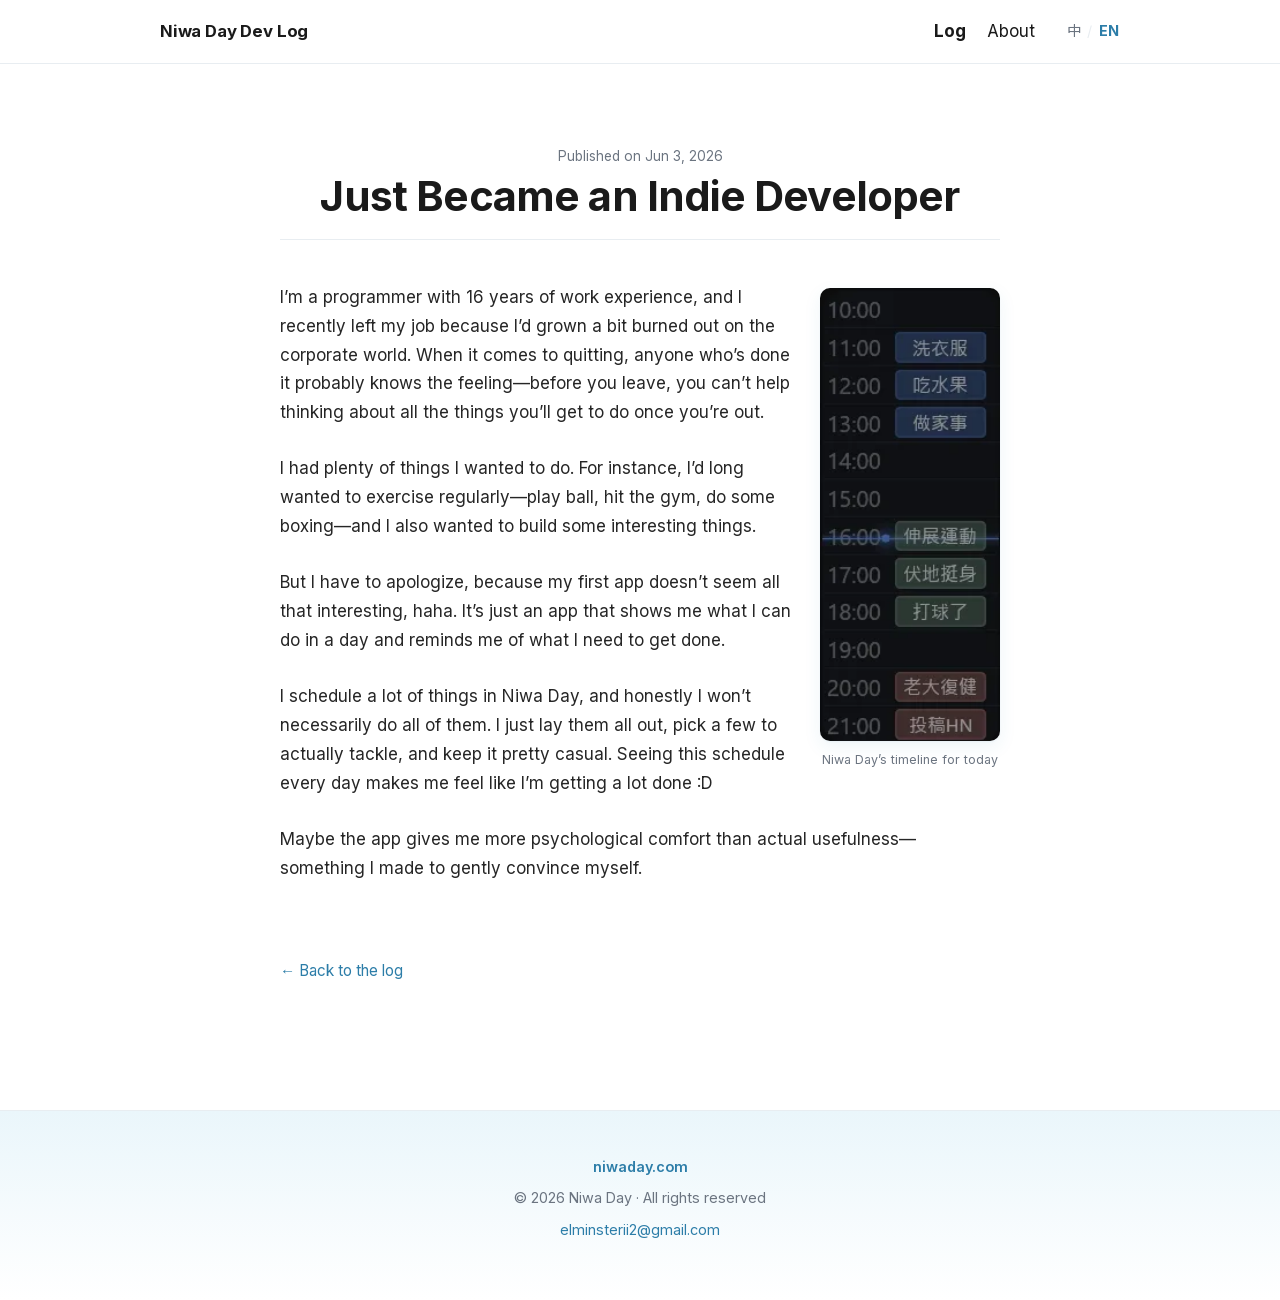
<file: blog/en/20260603/index.html>
<!DOCTYPE html><html lang="en" data-astro-cid-bvzihdzo> <head><!-- Global Metadata --><meta charset="utf-8"><meta name="viewport" content="width=device-width,initial-scale=1"><link rel="icon" type="image/svg+xml" href="/blog/favicon.svg"><link rel="icon" href="/blog/favicon.ico"><link rel="sitemap" href="/blog/sitemap-index.xml"><link rel="alternate" type="application/rss+xml" title="Niwa Day Dev Log" href="https://niwaday.com/blog/en/rss.xml"><meta name="generator" content="Astro v6.4.2"><style>@font-face{font-family:Inter-ed072079421e4db8;src:url("/blog/_astro/fonts/e868cdf4720e9ea5.woff2") format("woff2");font-display:swap;unicode-range:U+0000-00FF,U+0131,U+0152-0153,U+02BB-02BC,U+02C6,U+02DA,U+02DC,U+0304,U+0308,U+0329,U+2000-206F,U+20AC,U+2122,U+2191,U+2193,U+2212,U+2215,U+FEFF,U+FFFD;font-weight:400;font-style:normal;}@font-face{font-family:Inter-ed072079421e4db8;src:url("/blog/_astro/fonts/e868cdf4720e9ea5.woff2") format("woff2");font-display:swap;unicode-range:U+0000-00FF,U+0131,U+0152-0153,U+02BB-02BC,U+02C6,U+02DA,U+02DC,U+0304,U+0308,U+0329,U+2000-206F,U+20AC,U+2122,U+2191,U+2193,U+2212,U+2215,U+FEFF,U+FFFD;font-weight:500;font-style:normal;}@font-face{font-family:Inter-ed072079421e4db8;src:url("/blog/_astro/fonts/e868cdf4720e9ea5.woff2") format("woff2");font-display:swap;unicode-range:U+0000-00FF,U+0131,U+0152-0153,U+02BB-02BC,U+02C6,U+02DA,U+02DC,U+0304,U+0308,U+0329,U+2000-206F,U+20AC,U+2122,U+2191,U+2193,U+2212,U+2215,U+FEFF,U+FFFD;font-weight:600;font-style:normal;}@font-face{font-family:Inter-ed072079421e4db8;src:url("/blog/_astro/fonts/e868cdf4720e9ea5.woff2") format("woff2");font-display:swap;unicode-range:U+0000-00FF,U+0131,U+0152-0153,U+02BB-02BC,U+02C6,U+02DA,U+02DC,U+0304,U+0308,U+0329,U+2000-206F,U+20AC,U+2122,U+2191,U+2193,U+2212,U+2215,U+FEFF,U+FFFD;font-weight:700;font-style:normal;}@font-face{font-family:"Inter-ed072079421e4db8 fallback: Arial";src:local("Arial");font-display:swap;font-weight:400;font-style:normal;size-adjust:107.1194%;ascent-override:90.4365%;descent-override:22.518%;line-gap-override:0%;}@font-face{font-family:"Inter-ed072079421e4db8 fallback: Arial";src:local("Arial");font-display:swap;font-weight:500;font-style:normal;size-adjust:107.1194%;ascent-override:90.4365%;descent-override:22.518%;line-gap-override:0%;}@font-face{font-family:"Inter-ed072079421e4db8 fallback: Arial";src:local("Arial");font-display:swap;font-weight:600;font-style:normal;size-adjust:107.1194%;ascent-override:90.4365%;descent-override:22.518%;line-gap-override:0%;}@font-face{font-family:"Inter-ed072079421e4db8 fallback: Arial";src:local("Arial");font-display:swap;font-weight:700;font-style:normal;size-adjust:107.1194%;ascent-override:90.4365%;descent-override:22.518%;line-gap-override:0%;}:root{--font-inter:Inter-ed072079421e4db8,"Inter-ed072079421e4db8 fallback: Arial",sans-serif;}</style><link rel="preload" href="/blog/_astro/fonts/e868cdf4720e9ea5.woff2" as="font" type="font/woff2" crossorigin><style>@font-face{font-family:"Noto Sans TC-2e3c771edb76258d";src:url("/blog/_astro/fonts/aeed51f378bb8af4.woff2") format("woff2");font-display:swap;unicode-range:U+1f921-1f930,U+1f932-1f935,U+1f937-1f939,U+1f940-1f944,U+1f947-1f94a,U+1f950-1f95f,U+1f962-1f967,U+1f969-1f96a,U+1f980-1f981,U+1f984-1f98d,U+1f990-1f992,U+1f994-1f996,U+1f9c0,U+1f9d0,U+1f9d2,U+1f9d4,U+1f9d6,U+1f9d8,U+1f9da,U+1f9dc-1f9dd,U+1f9df-1f9e2,U+1f9e5-1f9e6,U+20024,U+20487,U+20779,U+20c41,U+20c78,U+20d71,U+20e98,U+20ef9,U+2107b,U+210c1,U+22c51,U+233b4,U+24a12,U+2512b,U+2546e,U+25683,U+267cc,U+269f2,U+27657,U+282e2,U+2898d,U+29d5a,U+f0001-f0005,U+f0019,U+f009b,U+f0101-f0104,U+f012b,U+f01ba,U+f01d6,U+f0209,U+f0217,U+f0223-f0224,U+fc355,U+fe327,U+fe517,U+feb97,U+fffb4;font-weight:400;font-style:normal;}@font-face{font-family:"Noto Sans TC-2e3c771edb76258d";src:url("/blog/_astro/fonts/9118b4f8e787c78b.woff2") format("woff2");font-display:swap;unicode-range:U+ff78-ff7e,U+ff80-ff86,U+ff89-ff94,U+ff97-ff9e,U+ffb9,U+ffe0-ffe3,U+ffe9,U+ffeb,U+ffed,U+fffc,U+1d7c7,U+1f004,U+1f0cf,U+1f141-1f142,U+1f150,U+1f154,U+1f158,U+1f15b,U+1f15d-1f15e,U+1f162-1f163,U+1f170-1f171,U+1f174,U+1f177-1f178,U+1f17d-1f17f,U+1f192-1f195,U+1f197-1f19a,U+1f1e6-1f1f5,U+1f1f7-1f1ff,U+1f21a,U+1f22f,U+1f232-1f237,U+1f239-1f23a,U+1f250-1f251,U+1f300,U+1f302-1f319;font-weight:400;font-style:normal;}@font-face{font-family:"Noto Sans TC-2e3c771edb76258d";src:url("/blog/_astro/fonts/251bfdb764d2ea91.woff2") format("woff2");font-display:swap;unicode-range:U+fa0a,U+fa0c,U+fa11,U+fa17,U+fa19,U+fa1b,U+fa1d,U+fa26,U+fa2c,U+fb01,U+fdfc,U+fe0e,U+fe33-fe36,U+fe38-fe44,U+fe49-fe51,U+fe54,U+fe56-fe57,U+fe59-fe5c,U+fe5f-fe6a,U+fe8e,U+fe92-fe93,U+feae,U+fecb-fecc,U+fee0,U+feec,U+fef3,U+ff04,U+ff07,U+ff26-ff2c,U+ff31-ff32,U+ff35-ff37,U+ff39-ff3a,U+ff3c,U+ff3e-ff5b,U+ff5d,U+ff61-ff65,U+ff67-ff68,U+ff6a,U+ff6c-ff77;font-weight:400;font-style:normal;}@font-face{font-family:"Noto Sans TC-2e3c771edb76258d";src:url("/blog/_astro/fonts/af57976274864631.woff2") format("woff2");font-display:swap;unicode-range:U+f78a-f78c,U+f78e,U+f792-f796,U+f798,U+f79c,U+f7f5,U+f812,U+f815,U+f876,U+f8f5,U+f8f8,U+f8ff,U+f901-f902,U+f904,U+f906,U+f909-f90a,U+f90f,U+f914,U+f918-f919,U+f91b,U+f91d,U+f91f,U+f923,U+f925,U+f92d-f92f,U+f934,U+f937-f938,U+f93d,U+f93f,U+f941,U+f949,U+f94c,U+f94e-f94f,U+f95a,U+f95d-f95e,U+f961-f963,U+f965-f970,U+f974,U+f976-f97a,U+f97c,U+f97e-f97f,U+f981,U+f983,U+f988,U+f98a,U+f98c,U+f98e,U+f996-f997,U+f999-f99a,U+f99c,U+f99f-f9a0,U+f9a3,U+f9a8,U+f9ad,U+f9b2-f9b6,U+f9b9-f9ba,U+f9bd-f9be,U+f9c1,U+f9c4,U+f9c7,U+f9ca,U+f9cd,U+f9d0-f9d1,U+f9d3-f9d4,U+f9d7-f9d8,U+f9dc-f9dd,U+f9df-f9e1,U+f9e4,U+f9e8-f9ea,U+f9f4,U+f9f6-f9f7,U+f9f9-f9fa,U+f9fc-fa01,U+fa03-fa04,U+fa06,U+fa08-fa09;font-weight:400;font-style:normal;}@font-face{font-family:"Noto Sans TC-2e3c771edb76258d";src:url("/blog/_astro/fonts/ddf68742ebeb7bf8.woff2") format("woff2");font-display:swap;unicode-range:U+9ee5,U+9ee7,U+9eee,U+9ef3-9ef4,U+9ef6-9ef7,U+9ef9,U+9efb-9efd,U+9eff,U+9f07-9f09,U+9f10,U+9f14-9f15,U+9f19,U+9f22,U+9f29,U+9f2c,U+9f2f,U+9f31,U+9f34,U+9f37,U+9f39,U+9f3d-9f3e,U+9f41,U+9f4c-9f50,U+9f54,U+9f57,U+9f59,U+9f5c,U+9f5f-9f60,U+9f62-9f63,U+9f66-9f67,U+9f6a,U+9f6c,U+9f72,U+9f76-9f77,U+9f7f,U+9f84-9f85,U+9f88,U+9f8e,U+9f91,U+9f94-9f96,U+9f98,U+9f9a-9f9b,U+9f9f-9fa0,U+9fa2,U+9fa4,U+9ff0-9fff,U+a1f4,U+a4b0-a4b1,U+a4b3,U+a9c1-a9c2,U+aa31,U+ab34,U+ac00-ac01,U+ac04,U+ac08,U+ac10-ac11,U+ac13-ac16,U+ac19,U+ac1c-ac1d,U+ac24,U+ac70-ac71,U+ac74,U+ac77-ac78,U+ac80-ac81,U+ac83,U+ac8c,U+ac90,U+aca0,U+aca8-aca9,U+acac,U+acb0,U+acb8-acb9,U+acbc-acbd,U+acc1,U+acc4,U+ace0-ace1,U+ace4,U+ace8,U+acf0-acf1,U+acf3,U+acf5,U+acfc;font-weight:400;font-style:normal;}@font-face{font-family:"Noto Sans TC-2e3c771edb76258d";src:url("/blog/_astro/fonts/09b0e0ea6baa8783.woff2") format("woff2");font-display:swap;unicode-range:U+9d77,U+9d7a,U+9d7e,U+9d87,U+9d89,U+9d8f,U+9d91-9d93,U+9d96,U+9d98,U+9d9a,U+9da1-9da2,U+9da5,U+9da9,U+9dab-9dac,U+9db1-9db2,U+9db5,U+9db9-9dbc,U+9dbf-9dc2,U+9dc4,U+9dc7-9dc9,U+9dd3,U+9dd6,U+9dd9-9dda,U+9dde-9ddf,U+9de2,U+9de5-9de6,U+9de8,U+9def-9df0,U+9df2-9df4,U+9df8,U+9dfa,U+9dfd,U+9dff,U+9e02,U+9e07,U+9e0a,U+9e11,U+9e15,U+9e18,U+9e1a-9e1b,U+9e1d-9e1e,U+9e20-9e23,U+9e25-9e26,U+9e2d,U+9e2f,U+9e33,U+9e35,U+9e3d-9e3f,U+9e42-9e43,U+9e45,U+9e48-9e4a,U+9e4c,U+9e4f,U+9e51,U+9e55,U+9e64,U+9e66,U+9e6b,U+9e6d-9e6e,U+9e70,U+9e73,U+9e75,U+9e78,U+9e80-9e83,U+9e87-9e88,U+9e8b-9e8c,U+9e90-9e91,U+9e93,U+9e96,U+9e9d,U+9ea1,U+9ea4,U+9ea6,U+9ea9-9eab,U+9ead,U+9eaf,U+9eb4,U+9eb7-9eba,U+9ebe-9ebf,U+9ecc-9ecd,U+9ed0,U+9ed2,U+9ed4,U+9ed9-9eda,U+9edc-9edd,U+9edf-9ee0,U+9ee2;font-weight:400;font-style:normal;}@font-face{font-family:"Noto Sans TC-2e3c771edb76258d";src:url("/blog/_astro/fonts/7981a1129de6d51e.woff2") format("woff2");font-display:swap;unicode-range:U+9bf0-9bf1,U+9bf5,U+9bf7,U+9bf9,U+9bfd,U+9bff,U+9c02,U+9c06,U+9c08-9c0a,U+9c0d,U+9c10,U+9c12-9c13,U+9c15,U+9c1c,U+9c1f,U+9c21,U+9c23-9c25,U+9c28-9c29,U+9c2d-9c2e,U+9c31-9c33,U+9c35-9c37,U+9c39-9c3b,U+9c3d-9c3e,U+9c40,U+9c42,U+9c45-9c49,U+9c52,U+9c54,U+9c56,U+9c58-9c5a,U+9c5d,U+9c5f-9c60,U+9c63,U+9c67-9c68,U+9c72,U+9c75,U+9c78,U+9c7a-9c7c,U+9c7f-9c81,U+9c87-9c88,U+9c8d,U+9c91,U+9c94,U+9c97,U+9c9b,U+9ca4,U+9ca8,U+9cab,U+9cad,U+9cb1-9cb3,U+9cb6-9cb8,U+9cc4-9cc5,U+9ccc-9ccd,U+9cd5-9cd7,U+9cdd-9cdf,U+9ce7,U+9ce9,U+9cee-9cf0,U+9cf2,U+9cfc-9cfe,U+9d03,U+9d06-9d08,U+9d0e,U+9d10,U+9d12,U+9d15,U+9d17,U+9d1d-9d1f,U+9d23,U+9d2b,U+9d2f-9d30,U+9d34,U+9d37,U+9d3d,U+9d42,U+9d50,U+9d52-9d53,U+9d59,U+9d5c,U+9d5e-9d61,U+9d6a,U+9d6f-9d70;font-weight:400;font-style:normal;}@font-face{font-family:"Noto Sans TC-2e3c771edb76258d";src:url("/blog/_astro/fonts/165b7426e769ba40.woff2") format("woff2");font-display:swap;unicode-range:U+9a87,U+9a8a-9a8b,U+9a8f-9a91,U+9a97,U+9a9a,U+9a9e,U+9aa0-9aa1,U+9aa4-9aa5,U+9aaf-9ab1,U+9ab6-9ab7,U+9ab9-9aba,U+9abe,U+9ac0-9ac5,U+9ac8,U+9acb-9acc,U+9ace-9acf,U+9ad1,U+9ad5-9ad7,U+9ad9,U+9adf,U+9ae1,U+9ae3,U+9aea-9aeb,U+9aed,U+9aef,U+9af2,U+9af4,U+9af9,U+9afb,U+9afd,U+9b03-9b04,U+9b08,U+9b13,U+9b18,U+9b1f,U+9b22-9b23,U+9b28-9b2a,U+9b2c-9b30,U+9b32,U+9b3b,U+9b43,U+9b46-9b49,U+9b4b-9b4e,U+9b51,U+9b55,U+9b58,U+9b5b,U+9b5e-9b60,U+9b63,U+9b68-9b69,U+9b74,U+9b7d,U+9b80-9b81,U+9b83-9b84,U+9b87-9b88,U+9b8a-9b8b,U+9b8d-9b8e,U+9b90,U+9b92-9b95,U+9b97,U+9b9f-9ba0,U+9ba2-9ba3,U+9ba8,U+9bab,U+9bb0,U+9bb8,U+9bc0-9bc1,U+9bc3,U+9bc6-9bc8,U+9bd3-9bd7,U+9bd9,U+9bdb,U+9bdd,U+9be1-9be2,U+9be4-9be5,U+9be7,U+9bea,U+9bed-9bee;font-weight:400;font-style:normal;}@font-face{font-family:"Noto Sans TC-2e3c771edb76258d";src:url("/blog/_astro/fonts/093377b081440270.woff2") format("woff2");font-display:swap;unicode-range:U+993c-9940,U+9943-9944,U+9948-994a,U+994c-994e,U+9951,U+9954,U+995c,U+995e-995f,U+9961-9962,U+9965,U+9968,U+996a,U+996d-9972,U+9975-9976,U+997a,U+997c,U+997f-9980,U+9984-9985,U+9988,U+998b,U+998d,U+998f,U+9992,U+9994-9995,U+9997-9998,U+999c,U+999e,U+99a0-99a1,U+99ab,U+99af,U+99b1,U+99b4,U+99b9,U+99c4-99c6,U+99cf,U+99d1-99d2,U+99d4,U+99d6,U+99d8-99d9,U+99df,U+99e1-99e2,U+99e9,U+99ee,U+99f0,U+99f8,U+99fb,U+9a01-9a05,U+9a0c,U+9a0f-9a13,U+9a16,U+9a1b-9a1c,U+9a20,U+9a24,U+9a28,U+9a2b,U+9a2d-9a2e,U+9a34-9a36,U+9a38,U+9a3e,U+9a40-9a44,U+9a4a,U+9a4c-9a4e,U+9a52,U+9a56,U+9a62-9a65,U+9a69-9a6b,U+9a6d,U+9a6f-9a71,U+9a73-9a74,U+9a76,U+9a78-9a79,U+9a7b-9a7c,U+9a7e-9a7f,U+9a81-9a82,U+9a84-9a86;font-weight:400;font-style:normal;}@font-face{font-family:"Noto Sans TC-2e3c771edb76258d";src:url("/blog/_astro/fonts/b4588c2ad8301f02.woff2") format("woff2");font-display:swap;unicode-range:U+97f5,U+97f9-97fa,U+97fe,U+9804,U+9807,U+980a,U+980e-980f,U+9814,U+9816,U+981a,U+981c,U+981e,U+9820-9821,U+9823,U+9826,U+9828,U+982a-982c,U+9832,U+9834-9835,U+9837,U+9839,U+983c-983d,U+9845,U+9848-9849,U+984e,U+9852-9857,U+9859-985a,U+9862-9863,U+9865,U+9870-9871,U+9873-9874,U+9877,U+987a-987f,U+9881-9882,U+9885,U+9887-988a,U+988c-988d,U+9890,U+9893,U+9896-9897,U+989a,U+989c-989e,U+98a0,U+98a4,U+98a6-98a7,U+98a9,U+98ae-98af,U+98b2-98b3,U+98b6-98b8,U+98ba-98bd,U+98bf,U+98c7-98c8,U+98ca,U+98d2-98d3,U+98d8-98da,U+98dc,U+98de,U+98e0-98e1,U+98e3,U+98e5,U+98e7-98e9,U+98eb-98ee,U+98f1,U+98f4,U+9901,U+9908-9909,U+990c,U+9911-9912,U+9914,U+9916-9917,U+991b-991c,U+991e,U+9920,U+9927,U+992b-992c,U+992e,U+9931-9933,U+9938,U+993a;font-weight:400;font-style:normal;}@font-face{font-family:"Noto Sans TC-2e3c771edb76258d";src:url("/blog/_astro/fonts/e6598a3fac92d0bb.woff2") format("woff2");font-display:swap;unicode-range:U+9672,U+9674,U+967a,U+9682-9685,U+9688-9689,U+968b,U+968d,U+9695,U+9697-9698,U+969e,U+96a0-96a4,U+96a9,U+96ac,U+96ae,U+96b0,U+96b2-96b4,U+96b6-96b7,U+96b9,U+96bc-96be,U+96c3,U+96c9-96cb,U+96ce-96cf,U+96d1-96d2,U+96d8,U+96dd,U+96e9,U+96eb,U+96f0-96f1,U+96f3-96f4,U+96f9,U+96fe-96ff,U+9701-9702,U+9705,U+9708,U+970a,U+970e-9711,U+9719,U+971d,U+971f-9720,U+9728,U+972a,U+972d,U+9730,U+9733,U+973a,U+973d,U+9744,U+9746-9747,U+9749,U+9750-9751,U+9753,U+9758-9759,U+975b,U+975d,U+9763,U+9765-9766,U+9768,U+976c-976d,U+9771,U+9773,U+9776,U+977a,U+977c,U+9780,U+9784-9786,U+9788,U+978e-978f,U+9798,U+979d-979e,U+97a3,U+97a5-97a6,U+97a8,U+97ab-97ac,U+97ae,U+97b6-97b7,U+97b9,U+97bf,U+97c1,U+97c3,U+97c6,U+97c9,U+97cd,U+97d6,U+97d8-97d9,U+97dc-97de,U+97e1,U+97e6-97e7,U+97ec-97ee,U+97f0-97f1;font-weight:400;font-style:normal;}@font-face{font-family:"Noto Sans TC-2e3c771edb76258d";src:url("/blog/_astro/fonts/f3e8b32db1ce2dd2.woff2") format("woff2");font-display:swap;unicode-range:U+9530,U+9535,U+953a-953b,U+9540-9542,U+9547,U+9549-954a,U+954d,U+9550-9551,U+9554-9556,U+955c,U+956c-956d,U+956f-9570,U+9573,U+9576,U+9578,U+9582,U+9586,U+9588,U+958e-958f,U+9599,U+959c,U+959e-959f,U+95a1-95a2,U+95a4,U+95a6-95a7,U+95aa-95ae,U+95b0,U+95b2,U+95b6,U+95b9-95bf,U+95c2-95c4,U+95c7-95c9,U+95cb-95cd,U+95d0,U+95d3-95d5,U+95d7-95d8,U+95da,U+95de,U+95e0-95e1,U+95e4-95e5,U+95ea-95eb,U+95ef-95f0,U+95f2-95f3,U+95f5,U+95f7-95fa,U+95fd,U+9600-9602,U+9607-9609,U+960e,U+9610-9611,U+9614,U+9616,U+9619-961a,U+961c-961d,U+961f,U+9621,U+9624,U+9628,U+962f,U+9633-9636,U+963c,U+9641-9643,U+9645,U+9647-9648,U+964e-964f,U+9651,U+9653-9655,U+9658,U+965b-965f,U+9661,U+9665,U+9668-9669,U+966c;font-weight:400;font-style:normal;}@font-face{font-family:"Noto Sans TC-2e3c771edb76258d";src:url("/blog/_astro/fonts/ffc03b544c8baec1.woff2") format("woff2");font-display:swap;unicode-range:U+941a,U+941c,U+941e,U+9420-9425,U+9427-942b,U+942e,U+9432-9433,U+9436,U+9438,U+943a,U+943d,U+943f-9440,U+9445,U+944a,U+944c,U+9454-9455,U+945a-945b,U+945e,U+9460,U+9462-9463,U+9468,U+946a,U+946d,U+946f,U+9471,U+9474-9477,U+9479,U+947e-9481,U+9488-948a,U+948e,U+9492-9493,U+9497,U+9499,U+949b-94a3,U+94a5-94a9,U+94ac,U+94ae-94b1,U+94b3-94b5,U+94bb-94bc,U+94be-94c3,U+94c5-94c6,U+94c9,U+94ce-94d0,U+94db-94dd,U+94e0,U+94e2-94e3,U+94e8,U+94ec-94ee,U+94f0,U+94f2,U+94f5-94f6,U+94f8,U+94fa,U+94ff-9502,U+9504-9506,U+9508,U+950b-950c,U+950f-9510,U+9519-951b,U+951d,U+951f,U+9521-9526,U+952d-952f;font-weight:400;font-style:normal;}@font-face{font-family:"Noto Sans TC-2e3c771edb76258d";src:url("/blog/_astro/fonts/c6d940f158203366.woff2") format("woff2");font-display:swap;unicode-range:U+930b,U+930f,U+9312,U+9315,U+9319-931b,U+931d-931f,U+9321,U+9323-9325,U+9327-932a,U+932c-932e,U+9331-9333,U+9335,U+9338,U+933c,U+9340-9341,U+9345-9349,U+934f-9352,U+9354,U+9356-935a,U+935c-9360,U+9363-9367,U+9369-936a,U+936c,U+936e,U+9370-9371,U+9373,U+9376,U+9379-937a,U+937c,U+9385,U+9387,U+938c,U+938f,U+9394,U+9397-9398,U+939a-939b,U+939d-939e,U+93a1-93a3,U+93a6-93a7,U+93a9-93aa,U+93ac-93ad,U+93af-93b0,U+93b3-93bb,U+93bd-93be,U+93c0-93c4,U+93c7,U+93ca-93cd,U+93d0-93d1,U+93d6-93d8,U+93dc-93de,U+93e0,U+93e4,U+93e8,U+93ee,U+93f0,U+93f5,U+93f7-93f9,U+93fb,U+9403,U+9407,U+940f-9410,U+9413-9414,U+9417,U+9419;font-weight:400;font-style:normal;}@font-face{font-family:"Noto Sans TC-2e3c771edb76258d";src:url("/blog/_astro/fonts/24e8f24b458a1dd7.woff2") format("woff2");font-display:swap;unicode-range:U+9208-920a,U+920d-920e,U+9210-9211,U+9217,U+9219,U+921c,U+9221,U+9224-9225,U+9227,U+922a,U+922d-922e,U+9230-9231,U+9233,U+9235-9239,U+923b,U+923d-9241,U+9244,U+9246,U+9248-9249,U+924b-9251,U+9253,U+925a,U+925d-925e,U+9262,U+9265-9267,U+926b-926d,U+926f,U+9271-9272,U+9274,U+9276,U+9278,U+927a-927c,U+927e-927f,U+9282-9283,U+9286,U+9288,U+928a,U+928d-928e,U+9291,U+9295-9296,U+9299-929b,U+929d,U+92a0-92ae,U+92b2,U+92b5-92b6,U+92bb-92bc,U+92c2-92c3,U+92c6-92cd,U+92cf-92d1,U+92d5,U+92d7,U+92d9,U+92dd,U+92df,U+92e4-92e6,U+92e8-92e9,U+92ed-92ef,U+92f1-92f3,U+92f6,U+92f9,U+92fb,U+9300-9302,U+9306;font-weight:400;font-style:normal;}@font-face{font-family:"Noto Sans TC-2e3c771edb76258d";src:url("/blog/_astro/fonts/6a1e4dc27c9eed56.woff2") format("woff2");font-display:swap;unicode-range:U+90e2-90e4,U+90ea-90eb,U+90ef,U+90f4,U+90f7-90f8,U+90fc,U+90fe-9100,U+9102,U+9104,U+9106,U+9112,U+9114-911a,U+911c,U+911e,U+9120,U+9122-9123,U+9129,U+912b,U+912f,U+9131-9132,U+9134,U+9136,U+9139-913a,U+9143,U+9146,U+9148-914a,U+914e-9150,U+9154,U+9156-9157,U+9159-915a,U+915d-915e,U+9161-9164,U+916b,U+916e,U+9170-9172,U+9174,U+9176,U+9179-917a,U+917f,U+9181-9182,U+9184-9186,U+918c-918e,U+9190-9191,U+9196,U+919a-919b,U+919e,U+91a1-91a4,U+91a7,U+91aa,U+91ae-91b2,U+91b4-91b5,U+91b8,U+91bd-91be,U+91c1,U+91c3,U+91c5-91c6,U+91c8-91ca,U+91d2-91d5,U+91d7,U+91d9,U+91e1,U+91e4,U+91e6-91e9,U+91ec-91ed,U+91f0-91f1,U+91f5-91fa,U+91fd,U+91ff-9201,U+9203-9207;font-weight:400;font-style:normal;}@font-face{font-family:"Noto Sans TC-2e3c771edb76258d";src:url("/blog/_astro/fonts/8bbcf70399a3c260.woff2") format("woff2");font-display:swap;unicode-range:U+8f85-8f86,U+8f88-8f8a,U+8f8d,U+8f90,U+8f93,U+8f95-8f97,U+8f99,U+8f9e-8f9f,U+8fa2,U+8fa7,U+8fa9,U+8fab,U+8fae,U+8fb3,U+8fb5-8fb6,U+8fba-8fbd,U+8fbf,U+8fc1-8fc2,U+8fc6,U+8fc8,U+8fcc-8fcd,U+8fd2-8fd3,U+8fd5,U+8fdc-8fdd,U+8fdf,U+8fe2-8fe5,U+8fe8-8fe9,U+8fed-8fee,U+8ff3,U+8ff5,U+8ff8,U+8ffa-8ffc,U+8ffe,U+9002,U+9004,U+9008,U+900a-900b,U+9011-9013,U+9016,U+901e,U+9021,U+9024,U+902d,U+902f-9030,U+9034-9036,U+9039-903b,U+9041,U+9044-9045,U+904f-9052,U+9057-9058,U+905b,U+905d,U+9061-9062,U+9065,U+9068,U+906f,U+9074,U+9079,U+907d,U+9083,U+9085,U+9087-9089,U+908b,U+9090,U+9093,U+9095,U+9097,U+9099,U+909b,U+909d-909e,U+90a0-90a2,U+90ac,U+90af-90b0,U+90b2-90b4,U+90b6,U+90b9,U+90bb,U+90bd-90be,U+90c3-90c5,U+90c7,U+90d1,U+90d4-90d5,U+90d7,U+90db-90df;font-weight:400;font-style:normal;}@font-face{font-family:"Noto Sans TC-2e3c771edb76258d";src:url("/blog/_astro/fonts/6c4f95ddebbd45fd.woff2") format("woff2");font-display:swap;unicode-range:U+8e30-8e31,U+8e35,U+8e39,U+8e3c-8e3d,U+8e40-8e42,U+8e47,U+8e49-8e4e,U+8e50,U+8e53-8e55,U+8e59-8e5b,U+8e60,U+8e62-8e63,U+8e67,U+8e69,U+8e6c-8e6d,U+8e6f,U+8e74,U+8e76,U+8e7a-8e7c,U+8e82,U+8e84-8e85,U+8e87,U+8e89-8e8b,U+8e8f-8e95,U+8e99-8e9a,U+8e9d-8e9e,U+8ea1,U+8ea3,U+8ea5-8ea6,U+8eaa,U+8eac-8ead,U+8eaf-8eb1,U+8eb9,U+8ebc,U+8ebe,U+8ec6,U+8ecb,U+8ecf,U+8ed1,U+8ed4,U+8ed7,U+8eda-8edb,U+8ee2,U+8ee8,U+8eeb,U+8ef2,U+8ef9-8efe,U+8f05,U+8f07-8f08,U+8f0a-8f0c,U+8f12-8f13,U+8f17,U+8f19-8f1a,U+8f1c,U+8f1e-8f1f,U+8f25-8f26,U+8f2d,U+8f30,U+8f33,U+8f36,U+8f3e,U+8f40-8f42,U+8f45-8f47,U+8f4d,U+8f54-8f55,U+8f5d,U+8f61-8f62,U+8f64,U+8f67-8f69,U+8f6d-8f72,U+8f74,U+8f76,U+8f7b-8f7c,U+8f7f,U+8f83-8f84;font-weight:400;font-style:normal;}@font-face{font-family:"Noto Sans TC-2e3c771edb76258d";src:url("/blog/_astro/fonts/ccec72725b413b01.woff2") format("woff2");font-display:swap;unicode-range:U+8ce1,U+8ce8,U+8ceb,U+8cf0,U+8cf8,U+8cfb,U+8cfe,U+8d04,U+8d07,U+8d0b,U+8d0d,U+8d10,U+8d12-8d14,U+8d17,U+8d1b-8d1f,U+8d21-8d26,U+8d29-8d2c,U+8d2e-8d32,U+8d34-8d35,U+8d37-8d38,U+8d3a-8d3c,U+8d3e-8d3f,U+8d41-8d43,U+8d48,U+8d4b-8d4c,U+8d4e-8d50,U+8d54,U+8d56,U+8d58,U+8d5a-8d5b,U+8d5f-8d60,U+8d62-8d63,U+8d66-8d69,U+8d6c-8d6e,U+8d73,U+8d75-8d76,U+8d7b,U+8d7d,U+8d84,U+8d8b,U+8d90-8d91,U+8d94,U+8d96,U+8d9c,U+8dab,U+8daf,U+8db2,U+8db5,U+8db7,U+8dba,U+8dbc,U+8dbf,U+8dc2-8dc3,U+8dc6,U+8dcb,U+8dce-8dd0,U+8dd6-8dd7,U+8dda-8ddb,U+8de3-8de4,U+8de9,U+8deb-8dec,U+8df1,U+8df5-8df7,U+8dfa-8dfd,U+8e05,U+8e08-8e0a,U+8e0e,U+8e14,U+8e16,U+8e18,U+8e1d-8e21,U+8e23,U+8e26-8e28,U+8e2a-8e2b,U+8e2d-8e2e;font-weight:400;font-style:normal;}@font-face{font-family:"Noto Sans TC-2e3c771edb76258d";src:url("/blog/_astro/fonts/bc534771d070df55.woff2") format("woff2");font-display:swap;unicode-range:U+8b9c,U+8b9e-8b9f,U+8ba3,U+8ba5,U+8ba7,U+8baa,U+8bad,U+8bb2-8bb4,U+8bb6-8bb9,U+8bbc-8bbd,U+8bbf-8bc0,U+8bc3,U+8bc5,U+8bc8-8bcb,U+8bcf,U+8bd1,U+8bd7-8bdc,U+8bde-8be1,U+8be3,U+8be5,U+8be7,U+8be9,U+8beb-8bec,U+8bef,U+8bf1-8bf2,U+8bf5-8bf6,U+8bf8,U+8bfa,U+8bfd-8bfe,U+8c01-8c02,U+8c05,U+8c08,U+8c0a-8c11,U+8c13-8c15,U+8c18-8c1c,U+8c1f,U+8c23-8c29,U+8c2c-8c2d,U+8c31,U+8c34,U+8c36,U+8c39,U+8c3f,U+8c47,U+8c49-8c4c,U+8c4f,U+8c51,U+8c55,U+8c62,U+8c68,U+8c73,U+8c78,U+8c7a-8c7c,U+8c82,U+8c85,U+8c89-8c8a,U+8c8d-8c8e,U+8c90,U+8c94,U+8c98-8c99,U+8ca3-8ca4,U+8cad-8cb0,U+8cb2,U+8cb9-8cba,U+8cbd,U+8cc1-8cc2,U+8cc4-8cc5,U+8ccf-8cd2,U+8cd4-8cd5,U+8cd9-8cdb;font-weight:400;font-style:normal;}@font-face{font-family:"Noto Sans TC-2e3c771edb76258d";src:url("/blog/_astro/fonts/68d306af0a415769.woff2") format("woff2");font-display:swap;unicode-range:U+8a1b,U+8a22,U+8a25,U+8a27,U+8a2b,U+8a33,U+8a36,U+8a38,U+8a3d-8a3e,U+8a41,U+8a45-8a46,U+8a48,U+8a4e,U+8a51-8a52,U+8a54,U+8a56-8a58,U+8a5b,U+8a5d,U+8a61,U+8a63,U+8a67,U+8a6a-8a6c,U+8a70,U+8a74-8a76,U+8a7a-8a7c,U+8a82,U+8a84-8a86,U+8a89,U+8a8f-8a92,U+8a94,U+8a9a,U+8aa1,U+8aa3,U+8aa5,U+8aa7-8aa8,U+8aad,U+8ab1,U+8ab6,U+8abe,U+8ac2,U+8ac4,U+8ac6,U+8ac9,U+8acc-8acf,U+8ad1,U+8adb,U+8add-8ae2,U+8ae4,U+8ae6,U+8aea-8aeb,U+8aed,U+8af1-8af6,U+8afa,U+8afc,U+8b01,U+8b04-8b05,U+8b07,U+8b0b-8b0d,U+8b0f-8b10,U+8b13-8b14,U+8b16,U+8b1a,U+8b1c,U+8b21-8b22,U+8b26,U+8b28,U+8b2b,U+8b2e,U+8b33,U+8b41,U+8b46,U+8b4c-8b4f,U+8b53-8b54,U+8b56,U+8b59,U+8b5e-8b60,U+8b64,U+8b6a-8b6d,U+8b72,U+8b7e,U+8b83,U+8b89,U+8b8c,U+8b8e,U+8b90,U+8b92,U+8b95-8b96,U+8b99;font-weight:400;font-style:normal;}@font-face{font-family:"Noto Sans TC-2e3c771edb76258d";src:url("/blog/_astro/fonts/82bd36a4e21a47ca.woff2") format("woff2");font-display:swap;unicode-range:U+88b7-88b8,U+88bc-88be,U+88c0,U+88c4,U+88c6-88c7,U+88c9-88cc,U+88ce,U+88d2,U+88d6,U+88d8,U+88db,U+88df,U+88e4,U+88e8-88e9,U+88ec,U+88ef-88f1,U+88f3-88f5,U+88fc,U+88fe,U+8900,U+8902,U+8906,U+890a-890c,U+8912-8915,U+8918-891a,U+891f,U+8921,U+8923,U+8925,U+892a-892b,U+892d,U+8930,U+8933,U+8935-8936,U+8938,U+893d,U+8941-8943,U+8946-8947,U+8949,U+894c-894d,U+8956-8957,U+8959,U+895c,U+895e-8960,U+8964,U+8966,U+896c,U+8971,U+8974,U+897b,U+897e,U+8980,U+8982-8983,U+8987-8988,U+898a,U+898c,U+8991,U+8994-8995,U+8997-8998,U+899a,U+899c,U+89a1,U+89a4-89a7,U+89a9,U+89ac,U+89af,U+89b2-89b3,U+89b7,U+89bb,U+89bf,U+89c5,U+89c9-89ca,U+89d1,U+89d4-89d5,U+89da,U+89dc-89de,U+89e5-89e7,U+89ed,U+89f1,U+89f3-89f4,U+89f6,U+89ff,U+8a01,U+8a03,U+8a07,U+8a09,U+8a0c,U+8a0f-8a12,U+8a16;font-weight:400;font-style:normal;}@font-face{font-family:"Noto Sans TC-2e3c771edb76258d";src:url("/blog/_astro/fonts/a5ac4a1e71da4cb8.woff2") format("woff2");font-display:swap;unicode-range:U+8763-8765,U+8768,U+876a,U+876c-8770,U+8772,U+8777,U+877a-877b,U+877d,U+8781,U+8784-8785,U+8788,U+878b,U+8793,U+8797-8798,U+879f,U+87a3,U+87a8,U+87ab-87ad,U+87af,U+87b3,U+87b5,U+87b9,U+87bb,U+87bd-87c0,U+87c4-87c8,U+87ca-87cc,U+87ce,U+87d2,U+87db-87dc,U+87e0-87e1,U+87e3,U+87e5,U+87e7,U+87ea-87eb,U+87ee-87ef,U+87f3-87f4,U+87f6-87f7,U+87fe,U+8802-8806,U+880a-880b,U+880e,U+8810-8811,U+8813,U+8815-8816,U+881b,U+8821,U+8823,U+8827,U+8831-8832,U+8835,U+8839-883a,U+883c,U+8844-8846,U+884a,U+884e,U+8852,U+8854-8856,U+8859-885a,U+885e,U+8862,U+8864-8865,U+8869-886a,U+886c-886e,U+8871-8872,U+8875,U+8879,U+887d-887f,U+8882,U+8884-8885,U+8888,U+8890,U+8892-8893,U+8897-8898,U+889a-889c,U+889e,U+88a2,U+88a4,U+88a8,U+88aa,U+88ad-88ae,U+88b1,U+88b4;font-weight:400;font-style:normal;}@font-face{font-family:"Noto Sans TC-2e3c771edb76258d";src:url("/blog/_astro/fonts/1b6615a56dad482c.woff2") format("woff2");font-display:swap;unicode-range:U+8621-8622,U+8627,U+8629-862a,U+8634-8636,U+8638,U+863a,U+863c,U+8640,U+8642,U+8646,U+864c-864d,U+864f,U+8651-8654,U+8657,U+8659-865a,U+865c,U+8662,U+866b-866c,U+866f-8671,U+8673,U+8677,U+867a-867b,U+867d-867e,U+8680-8682,U+868b-868d,U+8693-8696,U+869a,U+869c-869d,U+86a1,U+86a3-86a4,U+86a7-86aa,U+86af-86b1,U+86b3-86b4,U+86b6,U+86b9-86ba,U+86c0-86c2,U+86c4,U+86c6,U+86c9-86ca,U+86cc-86ce,U+86d0,U+86d3-86d4,U+86de-86df,U+86e9,U+86ed-86f0,U+86f3,U+86f8-86fc,U+86fe,U+8703,U+8706-870a,U+870d-870e,U+8711-8712,U+8715,U+8717,U+8719-871a,U+871e,U+8721-8723,U+8725,U+8728-8729,U+872e,U+8731,U+8734,U+8737,U+873a,U+873e-8740,U+8742,U+8747,U+8749,U+874b-874c,U+874e-874f,U+8753,U+8757-8758,U+875d,U+875f,U+8761-8762;font-weight:400;font-style:normal;}@font-face{font-family:"Noto Sans TC-2e3c771edb76258d";src:url("/blog/_astro/fonts/cb6e131b9cd042f5.woff2") format("woff2");font-display:swap;unicode-range:U+84c0,U+84c2,U+84c6-84c7,U+84ca,U+84cd-84d2,U+84d6,U+84dd,U+84df,U+84e2,U+84e6-84e8,U+84ea,U+84ef-84f0,U+84f3-84f4,U+84f7,U+84fa,U+84fc-84fd,U+84ff-8500,U+8506,U+850c,U+8511,U+8515,U+8517,U+851d-851f,U+8524,U+852b,U+852f,U+8532,U+8534-8535,U+8537-8538,U+853a,U+853c,U+853e,U+8541-8542,U+8545,U+8548,U+854b,U+854d-854e,U+8552-8553,U+8555-8558,U+855a,U+855e,U+8561-8565,U+8568,U+856a-856c,U+856f,U+8574,U+8577-857b,U+8580-8581,U+8585-8586,U+858a,U+858c,U+858f-8590,U+8594,U+8597-8599,U+859c,U+859f,U+85a1-85a2,U+85a4,U+85a8,U+85ab-85ac,U+85ae,U+85b3-85b4,U+85b7,U+85b9-85ba,U+85bd-85be,U+85c1-85c2,U+85cb,U+85ce,U+85d0,U+85d3,U+85d5,U+85dc,U+85e0,U+85e6,U+85e8,U+85ea,U+85ed,U+85f4,U+85f6-85f7,U+85f9-85fa,U+85ff,U+8602,U+8604-8605,U+8610,U+8616-8618,U+861a,U+861e;font-weight:400;font-style:normal;}@font-face{font-family:"Noto Sans TC-2e3c771edb76258d";src:url("/blog/_astro/fonts/fb6a3e934b019643.woff2") format("woff2");font-display:swap;unicode-range:U+8380,U+8383,U+8385-8386,U+8392,U+8394-8395,U+8398-8399,U+839b-839c,U+83a0,U+83a2,U+83a4,U+83a7-83aa,U+83af-83b5,U+83b7,U+83b9-83ba,U+83bc-83c0,U+83c2,U+83c4-83c5,U+83c8-83c9,U+83cb,U+83ce-83cf,U+83d1,U+83d4-83d6,U+83d8,U+83dd,U+83df,U+83e1-83e2,U+83e5,U+83ea-83eb,U+83f0,U+83f3-83f4,U+83f9,U+83fb-83fe,U+8406-8407,U+840b,U+840f,U+8411,U+8413,U+8418,U+841b-841d,U+8420-8421,U+8423-8424,U+8426-8429,U+842b,U+842d-842e,U+8432-8433,U+8435,U+8437-8439,U+843b-843c,U+843e,U+8445-8447,U+844e,U+8451-8452,U+8456,U+8459-845a,U+845c,U+845f,U+8462,U+8466-8467,U+846d,U+846f-8471,U+8473-8474,U+8476-8478,U+847a,U+8484,U+848b,U+848d-848e,U+8493-8494,U+8497,U+849d,U+849f,U+84a1,U+84a8,U+84af,U+84b1,U+84b4,U+84b9-84bb,U+84bd-84bf;font-weight:400;font-style:normal;}@font-face{font-family:"Noto Sans TC-2e3c771edb76258d";src:url("/blog/_astro/fonts/6fdeaffc4030f56b.woff2") format("woff2");font-display:swap;unicode-range:U+827d,U+827f,U+8283-8284,U+8288-828a,U+828d-8291,U+8293-8294,U+8298,U+829a-829c,U+829e-82a4,U+82a6-82ab,U+82ae,U+82b0,U+82b4,U+82b6,U+82ba-82bc,U+82be,U+82c1,U+82c4-82c5,U+82c7,U+82cb,U+82cd,U+82cf-82d0,U+82d2,U+82d5-82d6,U+82d9,U+82db-82dc,U+82de-82e1,U+82e3-82e4,U+82e7,U+82ea-82eb,U+82ef-82f0,U+82f3-82f4,U+82f6-82f7,U+82f9-82fc,U+82fe-8301,U+8306-8308,U+830b-830e,U+8316,U+8318,U+831a-831b,U+831d-831e,U+8327,U+832a,U+832c-832d,U+832f,U+8331,U+8333-8334,U+8337,U+833a-833c,U+833f-8340,U+8342,U+8344-8347,U+834b-834c,U+834f,U+8351,U+8356-8358,U+835a,U+835e-8361,U+8363-8364,U+8367-8368,U+836b,U+836f,U+8373,U+8375,U+8378,U+837a-837f;font-weight:400;font-style:normal;}@font-face{font-family:"Noto Sans TC-2e3c771edb76258d";src:url("/blog/_astro/fonts/2c06628dfd8c4d65.woff2") format("woff2");font-display:swap;unicode-range:U+811b,U+811e,U+8121-8127,U+8129,U+812c,U+812f-8134,U+8137-8138,U+813a,U+813d,U+8144,U+8146,U+8148,U+814a,U+814c-814d,U+8151,U+8153,U+8156,U+8158,U+815a,U+8160,U+8167,U+8169,U+816d,U+816f,U+8171,U+8174,U+817b-817c,U+817e,U+8182,U+8188,U+818a,U+8194-8195,U+8198,U+819b,U+819e,U+81a3,U+81a6-81a7,U+81ab,U+81af-81b0,U+81b5-81b6,U+81b8,U+81ba-81bb,U+81be-81bf,U+81c3,U+81c6,U+81ca,U+81cc,U+81cf,U+81d1-81d3,U+81d6-81d7,U+81d9-81da,U+81dd-81de,U+81e0-81e2,U+81e7,U+81ec,U+81ef,U+81fc,U+81fe,U+8200-8202,U+8204-8206,U+820b,U+820e,U+8210,U+8215,U+8217-8218,U+821b,U+821d,U+8221-8222,U+8224,U+8228-8229,U+822b,U+822f-8234,U+8236-8238,U+823a,U+823e,U+8240,U+8244-8245,U+8249,U+824b,U+824e-824f,U+8257,U+825a,U+825f,U+8264,U+8268,U+826b,U+826e,U+8270,U+8273,U+8276,U+8278-8279;font-weight:400;font-style:normal;}@font-face{font-family:"Noto Sans TC-2e3c771edb76258d";src:url("/blog/_astro/fonts/f4be5d526475af90.woff2") format("woff2");font-display:swap;unicode-range:U+7fb8,U+7fbc,U+7fbf-7fc0,U+7fc3,U+7fcb-7fcc,U+7fce-7fcf,U+7fd1,U+7fd5,U+7fd8,U+7fdb,U+7fde-7fdf,U+7fe5-7fe6,U+7fe9,U+7feb-7fec,U+7fee,U+7ff2-7ff3,U+7ffa,U+7ffd-7ffe,U+8002,U+8004,U+8006,U+800b,U+800e,U+8011-8012,U+8014,U+8016,U+8018-8019,U+801c,U+8024,U+8026,U+8028,U+802c,U+8030,U+8035,U+8037-8039,U+803b,U+8042-8043,U+804b-804c,U+8052,U+8061,U+8068,U+806a,U+806e,U+8071,U+8073-8076,U+8079,U+807c,U+807e-807f,U+8083-8084,U+808f,U+8093,U+8095,U+8098,U+809c,U+809f-80a0,U+80a4,U+80a7,U+80ab,U+80ad-80ae,U+80b0-80b1,U+80b4-80b6,U+80b8,U+80bc-80c2,U+80c4,U+80c6-80c7,U+80cb,U+80cd,U+80cf,U+80d4,U+80d7,U+80d9,U+80db-80dd,U+80e0,U+80e3-80e5,U+80e7,U+80eb-80ed,U+80ef-80f1,U+80f3-80f4,U+80f6-80f7,U+80fc,U+80fe-80ff,U+8101,U+8107,U+8109,U+810f-8113,U+8115,U+8117-8118,U+811a;font-weight:400;font-style:normal;}@font-face{font-family:"Noto Sans TC-2e3c771edb76258d";src:url("/blog/_astro/fonts/fe8577c9d8f4c235.woff2") format("woff2");font-display:swap;unicode-range:U+7eb3,U+7eb5-7eba,U+7ebd-7ebe,U+7ec0-7ec1,U+7ec3,U+7ec5,U+7ec7-7eca,U+7ecd-7ece,U+7ed1-7ed2,U+7ed4-7ed5,U+7ed7-7ed8,U+7eda-7edb,U+7edd-7ede,U+7ee2-7ee3,U+7ee5,U+7ee7,U+7ee9-7eeb,U+7eee-7ef0,U+7ef3,U+7ef5,U+7ef7-7ef8,U+7efd-7f01,U+7f03,U+7f05-7f09,U+7f0e,U+7f10,U+7f13-7f15,U+7f18-7f1a,U+7f1c-7f1d,U+7f20,U+7f24-7f25,U+7f28-7f2a,U+7f2d-7f2e,U+7f30,U+7f34,U+7f36-7f37,U+7f3d,U+7f42-7f45,U+7f47-7f4e,U+7f52,U+7f54,U+7f58,U+7f5a,U+7f5d,U+7f5f-7f63,U+7f65,U+7f68,U+7f6b,U+7f78,U+7f7d-7f7e,U+7f81-7f83,U+7f86-7f87,U+7f8b-7f8d,U+7f91,U+7f93-7f95,U+7f97,U+7f99-7f9a,U+7f9d,U+7f9f,U+7fa1-7fa3,U+7fa5,U+7fa7,U+7fad-7fb2,U+7fb4,U+7fb6;font-weight:400;font-style:normal;}@font-face{font-family:"Noto Sans TC-2e3c771edb76258d";src:url("/blog/_astro/fonts/7536a8d2c7ad18d1.woff2") format("woff2");font-display:swap;unicode-range:U+7d8c-7d8f,U+7d91,U+7d95-7d96,U+7d98-7d9a,U+7d9d-7d9e,U+7da2-7da3,U+7da6,U+7daa,U+7dac,U+7dae-7db0,U+7db3,U+7db5,U+7db7,U+7db9,U+7dbd,U+7dc1,U+7dc3-7dc7,U+7dcc-7dcf,U+7dd1,U+7dd6-7dd9,U+7ddb-7ddc,U+7de1-7de2,U+7de6,U+7df0-7df3,U+7df6,U+7dfe,U+7e01-7e02,U+7e04,U+7e08-7e0b,U+7e10-7e11,U+7e13,U+7e15,U+7e1d-7e20,U+7e22,U+7e25-7e27,U+7e29,U+7e2d,U+7e2f-7e30,U+7e32-7e37,U+7e39,U+7e3b,U+7e44-7e45,U+7e47-7e48,U+7e4a-7e4b,U+7e4d,U+7e50-7e52,U+7e56,U+7e58-7e5b,U+7e62,U+7e68,U+7e6d-7e70,U+7e76,U+7e78,U+7e7b,U+7e7e,U+7e81-7e82,U+7e86-7e88,U+7e8a,U+7e8d-7e8e,U+7e92-7e94,U+7e98-7e9b,U+7e9e,U+7ea0,U+7ea3-7ea4,U+7ea8,U+7eaa-7eaf,U+7eb1-7eb2;font-weight:400;font-style:normal;}@font-face{font-family:"Noto Sans TC-2e3c771edb76258d";src:url("/blog/_astro/fonts/44d89db906c324ae.woff2") format("woff2");font-display:swap;unicode-range:U+7c23,U+7c25-7c26,U+7c2a-7c2b,U+7c37-7c39,U+7c40-7c41,U+7c48-7c49,U+7c50,U+7c53-7c54,U+7c56-7c57,U+7c59-7c5c,U+7c5f,U+7c63,U+7c65,U+7c69,U+7c6c-7c6e,U+7c74-7c75,U+7c79,U+7c7c,U+7c7e,U+7c84,U+7c8b,U+7c8d,U+7c91,U+7c94-7c95,U+7c9b,U+7c9f,U+7ca2,U+7ca4,U+7ca6,U+7ca8-7caa,U+7cae,U+7cb1-7cb3,U+7cba,U+7cbc,U+7cbf-7cc0,U+7cc5,U+7cc8-7cc9,U+7ccc-7cce,U+7cd7,U+7cdc-7cdd,U+7ce0,U+7ce2,U+7ce8,U+7cea,U+7ced,U+7cf2,U+7cf4,U+7cf6,U+7cf8-7cfa,U+7cfc,U+7d02,U+7d06-7d0a,U+7d0f,U+7d11-7d12,U+7d15,U+7d18,U+7d1c-7d1e,U+7d25,U+7d27,U+7d29,U+7d2c,U+7d31-7d32,U+7d35,U+7d38,U+7d3a,U+7d3c,U+7d3e-7d41,U+7d43,U+7d45,U+7d4c,U+7d4e-7d4f,U+7d53-7d54,U+7d56,U+7d5b-7d5d,U+7d5f,U+7d63,U+7d67,U+7d6a,U+7d6d,U+7d70,U+7d73,U+7d75,U+7d79-7d7b,U+7d7d,U+7d80,U+7d83-7d84,U+7d86-7d89,U+7d8b;font-weight:400;font-style:normal;}@font-face{font-family:"Noto Sans TC-2e3c771edb76258d";src:url("/blog/_astro/fonts/3b5e34f2742440e0.woff2") format("woff2");font-display:swap;unicode-range:U+7afd-7afe,U+7b01-7b06,U+7b09-7b0b,U+7b0e-7b10,U+7b14,U+7b18,U+7b1a,U+7b1e-7b1f,U+7b22-7b25,U+7b29-7b2b,U+7b2d-7b2e,U+7b31-7b35,U+7b38-7b3c,U+7b45,U+7b47-7b48,U+7b4a,U+7b4c,U+7b4e-7b50,U+7b58,U+7b5b,U+7b5d,U+7b60,U+7b62,U+7b65-7b67,U+7b69,U+7b6d-7b6f,U+7b72-7b76,U+7b79,U+7b7e,U+7b82,U+7b84-7b85,U+7b87,U+7b8b,U+7b8d-7b93,U+7b95-7b96,U+7b98,U+7b9c-7b9d,U+7ba0,U+7ba7,U+7ba9-7bac,U+7bb0,U+7bb4,U+7bb6,U+7bb8-7bb9,U+7bc1,U+7bc3,U+7bc6,U+7bcb-7bcc,U+7bcf,U+7bd4,U+7bd9-7bdb,U+7bdd,U+7be0-7be1,U+7be5-7be6,U+7bea,U+7bed-7bee,U+7bf1-7bf3,U+7bf8-7bf9,U+7bfc-7c01,U+7c03,U+7c07,U+7c0a-7c0d,U+7c0f,U+7c11-7c12,U+7c15,U+7c1e-7c20;font-weight:400;font-style:normal;}@font-face{font-family:"Noto Sans TC-2e3c771edb76258d";src:url("/blog/_astro/fonts/f0c9f992d1d7211e.woff2") format("woff2");font-display:swap;unicode-range:U+798a-798b,U+7991,U+7993-7996,U+7998,U+799a-799b,U+799f-79a2,U+79a4,U+79a8-79a9,U+79af-79b0,U+79b3,U+79b5,U+79b8,U+79ba,U+79c3,U+79c6,U+79c8,U+79cf,U+79d5-79d6,U+79dc-79de,U+79e3,U+79e7,U+79ea-79ed,U+79ef-79f0,U+79f4,U+79f6-79f8,U+79fd,U+7a02-7a03,U+7a08-7a0a,U+7a0c,U+7a0e,U+7a10-7a11,U+7a14,U+7a17-7a19,U+7a1c,U+7a1e-7a1f,U+7a23,U+7a26,U+7a2d,U+7a32-7a33,U+7a37,U+7a39,U+7a3c,U+7a42,U+7a45,U+7a49,U+7a4f,U+7a56,U+7a5a,U+7a5c,U+7a60-7a61,U+7a63,U+7a68,U+7a6d-7a6e,U+7a70-7a71,U+7a77-7a79,U+7a80,U+7a83,U+7a85-7a86,U+7a88,U+7a8d,U+7a90-7a91,U+7a93-7a96,U+7a98,U+7a9c-7a9d,U+7aa0,U+7aa3,U+7aa5-7aa6,U+7aa8,U+7aaa,U+7aac,U+7ab0,U+7ab3,U+7ab6,U+7ab8,U+7abb,U+7abe-7abf,U+7ac2,U+7ac8-7ac9,U+7ad1-7ad2,U+7ad6,U+7ada,U+7adc-7ade,U+7ae4,U+7ae6,U+7ae9-7aeb,U+7af4,U+7af8,U+7afa-7afb;font-weight:400;font-style:normal;}@font-face{font-family:"Noto Sans TC-2e3c771edb76258d";src:url("/blog/_astro/fonts/ce58f3dfade38e7f.woff2") format("woff2");font-display:swap;unicode-range:U+7842-7843,U+7845,U+7847,U+784a,U+784c-7850,U+7852-7853,U+7855,U+7858,U+785a,U+785c-785d,U+7864,U+7866,U+7868,U+786a,U+786f,U+7874,U+7876,U+787c,U+787f,U+7886-7887,U+7889,U+788d,U+788f,U+7893,U+7895-7896,U+7898,U+789a,U+789e,U+78a1,U+78a3,U+78a5,U+78aa,U+78ad,U+78b1-78b2,U+78b4,U+78b6,U+78b8,U+78be,U+78c8-78c9,U+78cb,U+78ce,U+78d0-78d1,U+78d4-78d5,U+78d7-78d8,U+78de,U+78e3,U+78e6-78e7,U+78ea,U+78ec,U+78f2-78f4,U+78fa-78fb,U+78fd-7900,U+7904-7906,U+790a,U+790c,U+7910-7912,U+791c,U+791e,U+7920-7921,U+792a-792c,U+792e,U+7931,U+7934,U+7938,U+793b,U+793d,U+793f,U+7941-7942,U+7945-7947,U+7949,U+794c,U+794e,U+7953-7954,U+7957-795c,U+795f,U+7961-7962,U+7964,U+7967,U+7969,U+796b-796c,U+796f,U+7972-7973,U+7977-7979,U+797b-797c,U+797e,U+7980,U+7982,U+7984-7988;font-weight:400;font-style:normal;}@font-face{font-family:"Noto Sans TC-2e3c771edb76258d";src:url("/blog/_astro/fonts/cd38445baad61ca4.woff2") format("woff2");font-display:swap;unicode-range:U+7707-7708,U+770a,U+770c,U+770f,U+7715,U+7719-771b,U+771d-771e,U+7722,U+7725-7726,U+7728,U+772d,U+772f,U+7733-7736,U+7738,U+773b,U+773d,U+7741,U+7744,U+7746,U+774c,U+774e-7752,U+7755,U+7759-775a,U+775f-7760,U+7762,U+7765-7766,U+7768-776a,U+776c-776e,U+7771,U+7778,U+777a,U+777d-777e,U+7780,U+7785,U+7787,U+7789,U+778b-778d,U+7791-7793,U+779c,U+779f-77a0,U+77a2,U+77a5,U+77a9,U+77b0-77b1,U+77b4,U+77b6-77b7,U+77b9,U+77bc-77bf,U+77c5,U+77c7,U+77cc-77cd,U+77d3,U+77d6-77d7,U+77dc,U+77de,U+77e3,U+77e7,U+77eb-77ec,U+77f0,U+77f2,U+77f6,U+77f8,U+77fa-77fc,U+77fe-7800,U+7803,U+7805-7806,U+7809,U+7810-7812,U+7815-7816,U+781a,U+781c-781d,U+781f-7823,U+7825-7827,U+7829,U+782c-7830,U+7833,U+7835,U+7837,U+7839-783a,U+783c,U+783e,U+7840;font-weight:400;font-style:normal;}@font-face{font-family:"Noto Sans TC-2e3c771edb76258d";src:url("/blog/_astro/fonts/dda485130659be15.woff2") format("woff2");font-display:swap;unicode-range:U+75cd,U+75d2,U+75d4,U+75d9,U+75df,U+75e2-75e4,U+75e6-75e7,U+75e9-75ec,U+75f0-75f3,U+75f7,U+75f9-75fa,U+75fc,U+75fe-7602,U+7608-760a,U+760c-760d,U+7610,U+7615-7616,U+7618-7620,U+7622-7623,U+7625,U+7627,U+7629,U+762b,U+762e,U+7630,U+7632-7635,U+7638,U+763a-763c,U+763e,U+7640,U+7643,U+7646,U+7648-7649,U+764d-764e,U+7654,U+7658,U+765c,U+765f,U+7663-7667,U+7669,U+766b-766d,U+766f-7670,U+7676,U+7678-767a,U+767f-7681,U+7683,U+7688,U+768a-768b,U+768e,U+7690,U+7695-7696,U+769a-769e,U+76a3-76a4,U+76aa,U+76b0-76b1,U+76b4,U+76b7-76b8,U+76c2,U+76c5,U+76c9,U+76cc-76cd,U+76cf-76d1,U+76d6-76d8,U+76e5-76e6,U+76e9,U+76ec,U+76f1,U+76f7,U+76f9-76fb,U+76ff-7700,U+7704-7705;font-weight:400;font-style:normal;}@font-face{font-family:"Noto Sans TC-2e3c771edb76258d";src:url("/blog/_astro/fonts/79ffccbaa606e37e.woff2") format("woff2");font-display:swap;unicode-range:U+749c-74a1,U+74a3,U+74a5-74a7,U+74a9-74ab,U+74ae,U+74b1-74b2,U+74b5,U+74b8,U+74ba,U+74bf,U+74c5,U+74c8,U+74cc-74cd,U+74d2,U+74d4,U+74d6,U+74d8,U+74da,U+74de-74e0,U+74e2,U+74e4,U+74e8-74e9,U+74ee-74ef,U+74f4,U+74f9,U+74fb,U+74ff-7501,U+7503,U+7507,U+750c-750d,U+7511,U+7513,U+7515-7517,U+7519,U+751e,U+7521,U+7525,U+752a,U+752c-752f,U+7534,U+753e,U+7542,U+7545,U+7547-7548,U+754a-754b,U+754e,U+7551,U+755a-755b,U+755d,U+7560,U+7563-7564,U+7566-7568,U+756c-756f,U+7572-7575,U+7577-757a,U+757c,U+757e-757f,U+7583-7584,U+7587,U+7589,U+758b-758e,U+7590,U+7592,U+7594-7595,U+7597,U+7599-759a,U+759d,U+759f,U+75a1-75a3,U+75a5,U+75a7,U+75aa,U+75ac,U+75ae-75b1,U+75b3-75b4,U+75b8,U+75bd,U+75c0,U+75c2-75c4,U+75c9-75ca,U+75cc;font-weight:400;font-style:normal;}@font-face{font-family:"Noto Sans TC-2e3c771edb76258d";src:url("/blog/_astro/fonts/40864a933ab6f507.woff2") format("woff2");font-display:swap;unicode-range:U+73b4-73ba,U+73bc,U+73bf,U+73c2,U+73c4-73c6,U+73c9,U+73cb-73cc,U+73ce-73d2,U+73d6-73d7,U+73d9,U+73db-73de,U+73e3,U+73e5-73eb,U+73ef,U+73f5-73f7,U+73f9-73fa,U+73fc-73fd,U+7400-7401,U+7404-7405,U+7407-7408,U+740a-740d,U+740f-7410,U+7416,U+741a-741b,U+741d-741e,U+7420-7425,U+7428-7429,U+742c-7432,U+7435-7436,U+7438-743a,U+743c-7442,U+7445-7446,U+7448-744a,U+7451-7452,U+7454,U+7457,U+7459,U+745d,U+7460-7462,U+7465,U+7467-7468,U+746c-746e,U+7471-7477,U+7479-747a,U+747c-747f,U+7481-7482,U+7484-7486,U+7488-748a,U+748e-7490,U+7492,U+7498,U+749a;font-weight:400;font-style:normal;}@font-face{font-family:"Noto Sans TC-2e3c771edb76258d";src:url("/blog/_astro/fonts/de997d527352c2b1.woff2") format("woff2");font-display:swap;unicode-range:U+7281-7282,U+7284,U+7287,U+728a,U+728d,U+7292,U+7296,U+7298,U+729b,U+729f-72a2,U+72ad-72ae,U+72b0-72b5,U+72b8-72b9,U+72bc-72bd,U+72c1,U+72c3,U+72c5-72c6,U+72c8,U+72cc-72ce,U+72d2,U+72d4,U+72db,U+72dd,U+72df,U+72e1,U+72e8,U+72ec-72ee,U+72f1,U+72f3-72f4,U+72f7,U+72fa-72fb,U+72fd,U+7300-7301,U+7304,U+7307,U+730a-730b,U+730e,U+7313,U+7315-7317,U+7319,U+731e-731f,U+7322,U+7328-732e,U+7330-7331,U+7337,U+733a-733c,U+733e,U+7340-7341,U+7343,U+734c-734d,U+734f-7350,U+7352,U+7355,U+7357,U+7359-735a,U+7360-7363,U+7365,U+7369-7370,U+7373-7374,U+7377,U+737a,U+737c,U+737e,U+7380,U+7385-7386,U+738a,U+738e-738f,U+7391-7395,U+7397-7398,U+739b,U+73a0-73a2,U+73a5-73a8,U+73ad-73ae,U+73b3;font-weight:400;font-style:normal;}@font-face{font-family:"Noto Sans TC-2e3c771edb76258d";src:url("/blog/_astro/fonts/2fe955bc9b728636.woff2") format("woff2");font-display:swap;unicode-range:U+7115-7116,U+7118,U+711c,U+711e,U+7120,U+7122,U+712e-712f,U+7131,U+7134,U+713c,U+713f,U+7143,U+7145-7147,U+714a-714b,U+7150-7153,U+7155-7156,U+715a,U+7160,U+7162,U+7166,U+7168,U+716c,U+7171,U+7173,U+7178,U+717a-717b,U+717d,U+7180-7181,U+7185,U+7187-7188,U+718b,U+718f-7190,U+7192,U+7196-7198,U+719a-719c,U+71a0,U+71a4,U+71a8,U+71af,U+71b2-71b3,U+71b5,U+71b7-71ba,U+71be,U+71c1,U+71c4,U+71ca-71cb,U+71ce-71d0,U+71d4,U+71d7-71d8,U+71da,U+71dc,U+71e0-71e1,U+71e7,U+71ec,U+71ee,U+71f4-71f6,U+71f9,U+71fc,U+71fe-7201,U+7203,U+7207,U+7209,U+720c,U+7213-7215,U+7217,U+721a,U+721d,U+7222-7223,U+7228,U+722b,U+7230,U+7237,U+723b,U+723f-7242,U+724b,U+724d,U+7252-7253,U+7256,U+7258,U+725d,U+7263-7266,U+726a-726b,U+726e-7270,U+7273-7275,U+7277,U+727a-727b,U+727e-727f;font-weight:400;font-style:normal;}@font-face{font-family:"Noto Sans TC-2e3c771edb76258d";src:url("/blog/_astro/fonts/2280b2a7dcf71ef9.woff2") format("woff2");font-display:swap;unicode-range:U+6fec,U+6fee,U+6ff0,U+6ff3,U+6ff5-6ff6,U+6ffa,U+6ffc,U+6fff-7001,U+7003,U+7005-7007,U+700b,U+700d,U+7015,U+7018,U+701b,U+701e,U+7020-7021,U+7023,U+7026-7027,U+702c,U+702f-7032,U+7034-7035,U+7037-703c,U+7040,U+7042-7044,U+7046,U+7049,U+704b,U+704f,U+7052,U+7054-7055,U+705c-7061,U+7064-7069,U+706c-706d,U+706f,U+7073-7075,U+7078,U+707a,U+707e-7081,U+7085-7086,U+7089,U+7090-7091,U+7094-7096,U+7098,U+709c,U+709f,U+70a1,U+70a4,U+70a9,U+70ac,U+70af-70b2,U+70b4-70b5,U+70b7,U+70bb-70be,U+70c0-70c3,U+70ca-70cb,U+70d2,U+70d4-70d5,U+70d9-70dd,U+70df,U+70e6-70e9,U+70eb-70ec,U+70ef,U+70f1,U+70f4,U+70f7,U+70fa,U+70fd,U+70ff,U+7104,U+7106,U+7109,U+710c,U+7110,U+7113-7114;font-weight:400;font-style:normal;}@font-face{font-family:"Noto Sans TC-2e3c771edb76258d";src:url("/blog/_astro/fonts/f50a259fc2f505a2.woff2") format("woff2");font-display:swap;unicode-range:U+6eda-6edb,U+6edd-6ede,U+6ee2,U+6ee4-6ee5,U+6ee8-6ee9,U+6eeb,U+6eee,U+6ef3,U+6ef8-6efb,U+6f00,U+6f08-6f0a,U+6f0d-6f0e,U+6f11-6f13,U+6f15,U+6f19-6f1a,U+6f23,U+6f25-6f2a,U+6f2d-6f31,U+6f33-6f36,U+6f3a-6f3c,U+6f40-6f41,U+6f43-6f44,U+6f47,U+6f4d-6f4f,U+6f53,U+6f57,U+6f59-6f5a,U+6f5c,U+6f5e-6f61,U+6f63,U+6f66-6f67,U+6f69-6f6c,U+6f6f,U+6f72-6f78,U+6f7a-6f7f,U+6f81-6f82,U+6f87,U+6f89,U+6f8b-6f8d,U+6f90,U+6f92,U+6f94-6f97,U+6f9c,U+6f9f-6fa0,U+6fa2-6fa3,U+6fa5-6fa8,U+6faa-6fab,U+6fae-6faf,U+6fb4,U+6fb6,U+6fb9-6fba,U+6fbc,U+6fc2,U+6fc6-6fcb,U+6fce,U+6fd1-6fd2,U+6fd4,U+6fd8,U+6fda,U+6fde,U+6fe0-6fe2,U+6fe8-6fe9;font-weight:400;font-style:normal;}@font-face{font-family:"Noto Sans TC-2e3c771edb76258d";src:url("/blog/_astro/fonts/109be5fef1c02ad1.woff2") format("woff2");font-display:swap;unicode-range:U+6dd6,U+6dd9,U+6ddb-6de0,U+6de2-6de6,U+6de9,U+6dec,U+6def-6df0,U+6df2,U+6df4,U+6df6,U+6df8,U+6dfc-6dfd,U+6e00,U+6e02-6e03,U+6e07-6e0b,U+6e0d-6e0e,U+6e10,U+6e13-6e15,U+6e17,U+6e19-6e1a,U+6e1d,U+6e1f,U+6e22,U+6e24-6e25,U+6e27,U+6e2b,U+6e2d-6e2e,U+6e30-6e31,U+6e36,U+6e39-6e3a,U+6e3c-6e3d,U+6e40-6e41,U+6e44-6e45,U+6e47,U+6e49,U+6e4b,U+6e4d-6e4f,U+6e51,U+6e53-6e54,U+6e59,U+6e5c,U+6e5e-6e61,U+6e63-6e66,U+6e69-6e6b,U+6e6e,U+6e70-6e76,U+6e78,U+6e7c,U+6e7f-6e80,U+6e83,U+6e85-6e86,U+6e88-6e89,U+6e8b,U+6e8d-6e8f,U+6e93,U+6e98-6e9a,U+6e9f,U+6ea1,U+6ea4-6ea7,U+6eae,U+6eb1-6eb2,U+6eb4-6eb5,U+6eb7,U+6ebd,U+6ec1-6ec3,U+6ec7-6ec9,U+6ecd-6ed0,U+6ed3-6ed6,U+6ed8;font-weight:400;font-style:normal;}@font-face{font-family:"Noto Sans TC-2e3c771edb76258d";src:url("/blog/_astro/fonts/e10d8d67fe5a6a3f.woff2") format("woff2");font-display:swap;unicode-range:U+6cdd-6cde,U+6ce0,U+6ce7,U+6ce9-6cec,U+6cee-6cef,U+6cf1,U+6cf7-6cf8,U+6cfb-6cfe,U+6d00-6d02,U+6d04,U+6d06-6d07,U+6d09-6d0a,U+6d0c,U+6d0e-6d12,U+6d18-6d1a,U+6d1f,U+6d22-6d24,U+6d27-6d28,U+6d2b,U+6d2d-6d31,U+6d33-6d3a,U+6d3c,U+6d3f,U+6d43-6d47,U+6d4a-6d4b,U+6d4e-6d4f,U+6d51-6d53,U+6d57-6d58,U+6d5a,U+6d5c,U+6d5e-6d65,U+6d67,U+6d6c-6d6d,U+6d6f-6d70,U+6d72,U+6d75,U+6d79,U+6d7c,U+6d7f,U+6d82,U+6d85,U+6d87,U+6d8e-6d8f,U+6d91-6d95,U+6d97-6d99,U+6d9b,U+6d9d,U+6d9f,U+6da1,U+6da4,U+6da6-6dac,U+6db3-6db4,U+6db7-6db8,U+6dbe-6dc0,U+6dc2,U+6dc4-6dc5,U+6dc8-6dca,U+6dcc-6dcd,U+6dcf-6dd0,U+6dd2-6dd3,U+6dd5;font-weight:400;font-style:normal;}@font-face{font-family:"Noto Sans TC-2e3c771edb76258d";src:url("/blog/_astro/fonts/4b10c90489a007b5.woff2") format("woff2");font-display:swap;unicode-range:U+6bc1-6bc2,U+6bcc,U+6bce,U+6bd0-6bd1,U+6bd5-6bd9,U+6bde,U+6be1,U+6bec,U+6bf3,U+6bf9,U+6bfd,U+6bff-6c00,U+6c02,U+6c05-6c06,U+6c0a,U+6c0c-6c0d,U+6c10,U+6c13,U+6c16,U+6c18-6c1a,U+6c1f,U+6c21-6c22,U+6c24,U+6c26,U+6c28-6c2a,U+6c2c,U+6c2e-6c33,U+6c35-6c37,U+6c39-6c3a,U+6c3d-6c3f,U+6c43,U+6c46,U+6c49-6c4f,U+6c54-6c55,U+6c58,U+6c5a-6c5c,U+6c5e,U+6c64-6c69,U+6c6b-6c6f,U+6c71-6c75,U+6c78-6c79,U+6c7c,U+6c7e,U+6c82,U+6c84-6c87,U+6c8c-6c8d,U+6c8f,U+6c93-6c94,U+6c98,U+6c9a,U+6c9d,U+6c9f,U+6ca2,U+6ca5-6ca8,U+6caa,U+6cac-6cb2,U+6cb4-6cb5,U+6cba,U+6cbc,U+6cc2-6cc3,U+6cc5-6cc7,U+6cd0-6cd2,U+6cd4,U+6cd6-6cd7,U+6cd9-6cda,U+6cdc;font-weight:400;font-style:normal;}@font-face{font-family:"Noto Sans TC-2e3c771edb76258d";src:url("/blog/_astro/fonts/195df08d6d4260e1.woff2") format("woff2");font-display:swap;unicode-range:U+6a35,U+6a3b,U+6a3e-6a40,U+6a47-6a48,U+6a50,U+6a52,U+6a55-6a57,U+6a5a-6a5b,U+6a5e,U+6a62,U+6a66,U+6a6a,U+6a71,U+6a79,U+6a7c,U+6a7e-6a81,U+6a84,U+6a87,U+6a89,U+6a8d-6a8e,U+6a90-6a92,U+6a97,U+6a9c,U+6a9e-6aa1,U+6aa3-6aa5,U+6aa8,U+6aab,U+6aae,U+6ab5,U+6aba,U+6abe,U+6ac2,U+6ac5-6ac6,U+6ac8-6ac9,U+6acc,U+6ad3,U+6ada-6adb,U+6add-6adf,U+6ae3,U+6ae7-6ae8,U+6aea-6aec,U+6af1,U+6af3,U+6af8,U+6afa,U+6afc,U+6b05,U+6b09,U+6b0e-6b13,U+6b17,U+6b1d-6b1e,U+6b25,U+6b2c,U+6b31,U+6b35-6b37,U+6b39,U+6b3b,U+6b40,U+6b43,U+6b46,U+6b48,U+6b53-6b55,U+6b59,U+6b5b,U+6b5f-6b60,U+6b68-6b69,U+6b6f,U+6b74,U+6b7a,U+6b7c,U+6b7f-6b84,U+6b86-6b87,U+6b89,U+6b8b,U+6b8d,U+6b91-6b93,U+6b9b,U+6b9e,U+6ba1-6ba2,U+6ba4,U+6baa-6bab,U+6bad-6bae,U+6bb2-6bb4,U+6bbb,U+6bbd;font-weight:400;font-style:normal;}@font-face{font-family:"Noto Sans TC-2e3c771edb76258d";src:url("/blog/_astro/fonts/d937bdd763ddb199.woff2") format("woff2");font-display:swap;unicode-range:U+6904,U+6906-6907,U+6909,U+690b,U+690f-6910,U+6917,U+691a-691c,U+6925,U+692a,U+692c-692d,U+6932,U+6934,U+6939,U+693c-6940,U+6942,U+6949,U+6952,U+6954-6957,U+6959,U+695b-695f,U+6961-696c,U+696e-6970,U+6973-6974,U+6976,U+6978-697a,U+697c,U+6980,U+6984-6986,U+6988-698a,U+698d-698e,U+6990-6991,U+6994,U+6996-699b,U+699e,U+69a3-69a7,U+69ab,U+69ad,U+69af,U+69b1,U+69b3,U+69b6-69b7,U+69bb-69bc,U+69bf,U+69c1,U+69c3-69c5,U+69c7,U+69ca,U+69cc,U+69ce,U+69d0-69d1,U+69d4,U+69d8-69d9,U+69db,U+69df,U+69e4,U+69e8-69ea,U+69ed-69ee,U+69f1-69f4,U+69f6,U+69f8,U+69fa-69fb,U+69ff-6a00,U+6a05,U+6a0a-6a0b,U+6a17-6a18,U+6a1b,U+6a28-6a2b,U+6a31-6a32;font-weight:400;font-style:normal;}@font-face{font-family:"Noto Sans TC-2e3c771edb76258d";src:url("/blog/_astro/fonts/3d44f3fc222a0bd0.woff2") format("woff2");font-display:swap;unicode-range:U+67dc-67e0,U+67e2,U+67e4,U+67e9-67ea,U+67f0,U+67f2,U+67f6-67f8,U+67fa-67fb,U+67fe,U+6800-6805,U+6808-6809,U+680b,U+680e-680f,U+6811-6812,U+6814,U+6816,U+6818,U+681c-681e,U+6820,U+6822,U+6825,U+6827-6829,U+682b,U+682e-682f,U+6831-6834,U+683a-683b,U+683e,U+6840-6841,U+6844-6845,U+6849,U+684e,U+6853,U+6855-6856,U+685c-685d,U+685f,U+6861-6863,U+6865-6869,U+686b,U+686d,U+686f,U+6871-6872,U+6874-6875,U+6877,U+6879,U+687b-687c,U+687e,U+6880,U+6882-6883,U+6886,U+688f,U+6891-6892,U+6894,U+6896,U+6898,U+689b-689c,U+689f-68a0,U+68a2-68a3,U+68a6,U+68a9,U+68b1-68b2,U+68b4,U+68b6,U+68c0,U+68c3,U+68c6,U+68c8,U+68ca,U+68d0-68d1,U+68d3,U+68d6,U+68e1,U+68e3,U+68e6,U+68e8-68ec,U+68ef-68f1,U+68f3,U+68f6-68f7,U+68f9,U+68fb-68fd,U+6900,U+6902;font-weight:400;font-style:normal;}@font-face{font-family:"Noto Sans TC-2e3c771edb76258d";src:url("/blog/_astro/fonts/8f04afbacea487d7.woff2") format("woff2");font-display:swap;unicode-range:U+66b3,U+66b5,U+66b8-66bc,U+66be,U+66c1,U+66c4,U+66c7-66c8,U+66cc,U+66cf,U+66d5,U+66d8-66db,U+66df,U+66e1-66e2,U+66e8-66e9,U+66ef,U+66f1,U+66f5,U+66f7,U+66fa,U+66fd,U+6705,U+670a,U+670f-6710,U+6713-6715,U+6718-6719,U+6720,U+6722-6727,U+6729,U+672e,U+6733,U+6736,U+6738-6739,U+673f-6740,U+6742,U+6745,U+6747-6748,U+674b-674d,U+6753,U+6755,U+6759,U+675d-675e,U+6760,U+6762-6763,U+6767-676a,U+676c,U+676e,U+6772-6777,U+677a-677c,U+6782,U+6786-6787,U+678a-678c,U+678e-678f,U+6791-6793,U+6796,U+6798-6799,U+679f-67a3,U+67a5,U+67aa-67ae,U+67b0-67b5,U+67b7-67bc,U+67c0-67c3,U+67c5-67c6,U+67c8-67ca,U+67ce,U+67d2,U+67d8-67d9,U+67db;font-weight:400;font-style:normal;}@font-face{font-family:"Noto Sans TC-2e3c771edb76258d";src:url("/blog/_astro/fonts/a717a28337c75da6.woff2") format("woff2");font-display:swap;unicode-range:U+6565,U+6567,U+656b,U+656d-656e,U+6573,U+6576,U+6579-657b,U+6581,U+6586,U+6588-6589,U+658b,U+658e,U+6593,U+6595,U+659b,U+659d,U+659f-65a1,U+65a9,U+65ab,U+65ad,U+65b2-65b3,U+65b5,U+65bb,U+65be-65bf,U+65c2-65c4,U+65c6,U+65cc,U+65ce,U+65d2,U+65d6,U+65db,U+65e1,U+65e3,U+65e7,U+65ee-65f0,U+65f2-65f4,U+65f7-65f8,U+65fc-65fd,U+6600,U+6603-6605,U+6609,U+660d,U+6610-6611,U+6619,U+661c-661e,U+6621-6622,U+6624,U+6626,U+6629,U+662b,U+6630,U+6633-6636,U+6639-663d,U+6640-6641,U+6644-6645,U+664a-664c,U+6653-6657,U+6659,U+665b,U+665d-665e,U+6661-6667,U+6669,U+666c,U+6672-6673,U+6677-6679,U+667b-667e,U+6681-6684,U+668b-6690,U+6692,U+6698,U+669d,U+669f-66a0,U+66a6-66a7,U+66aa,U+66b2;font-weight:400;font-style:normal;}@font-face{font-family:"Noto Sans TC-2e3c771edb76258d";src:url("/blog/_astro/fonts/ada0db0347cf6997.woff2") format("woff2");font-display:swap;unicode-range:U+642b,U+642f-6430,U+6432,U+6434,U+6437,U+643a,U+643d-6444,U+6446-6447,U+644a-644b,U+644e,U+6450-6453,U+6456,U+6459,U+645b-645c,U+645e,U+6460-6461,U+6463-6465,U+6468,U+646c-646e,U+6470,U+6472-6477,U+6479,U+647b,U+647d,U+6480,U+6482,U+6485,U+648b-648c,U+6491,U+6493,U+6496-649a,U+649d,U+649f-64a0,U+64a2-64a3,U+64ac,U+64b1,U+64b3-64b4,U+64b7-64b9,U+64bb,U+64be,U+64c0,U+64c3-64c4,U+64d0,U+64d2,U+64d5,U+64d7-64d8,U+64e1-64e4,U+64e7,U+64e9,U+64ed,U+64ef-64f0,U+64f3,U+64f8,U+64fb-64fc,U+64ff,U+6504-6506,U+6509,U+6511-6512,U+6516,U+6518-6519,U+651b,U+6520-6523,U+6525-6526,U+6529,U+652b,U+652e,U+6530,U+6532,U+6534-6535,U+6537-6538,U+653a,U+653d,U+6542-6543,U+6549,U+654c-654e,U+6554-6555,U+655b,U+655d,U+6561,U+6564;font-weight:400;font-style:normal;}@font-face{font-family:"Noto Sans TC-2e3c771edb76258d";src:url("/blog/_astro/fonts/c585c065c8fcfd38.woff2") format("woff2");font-display:swap;unicode-range:U+6312-6313,U+6319-631b,U+631d-6321,U+6323-6325,U+632d-632e,U+6332,U+6334-6339,U+633b-633c,U+633e-6340,U+6342-6346,U+634b-634c,U+634e,U+6352,U+6357,U+635a,U+635c,U+635e-635f,U+6361,U+6363,U+6365,U+6369,U+636b-636d,U+636f-6370,U+6373,U+6375-6376,U+637a-637b,U+637d,U+6381,U+6384,U+6387,U+638a,U+638d-638e,U+6390,U+6394-6397,U+639e-639f,U+63a3-63a4,U+63a6,U+63ac-63af,U+63b1-63b4,U+63b7,U+63b9-63bb,U+63bd-63be,U+63c3-63c4,U+63c8,U+63cd-63ce,U+63d1,U+63d6,U+63dc,U+63de,U+63e0,U+63e3-63e4,U+63e6,U+63e9,U+63f0,U+63f2-63f3,U+63f5-63f8,U+63fa,U+63fc-63fe,U+6400-6402,U+6405-6406,U+6409-640c,U+6410,U+6414-6415,U+6418,U+641b,U+641f-6423,U+6425-6428,U+642a;font-weight:400;font-style:normal;}@font-face{font-family:"Noto Sans TC-2e3c771edb76258d";src:url("/blog/_astro/fonts/0b2557dc056d0d7c.woff2") format("woff2");font-display:swap;unicode-range:U+61cc-61cd,U+61d0,U+61d2,U+61de-61e0,U+61e3,U+61e6,U+61e8,U+61ed-61ee,U+61f5,U+61f9-61fa,U+61fd-61fe,U+6207,U+6209,U+620d-620e,U+6213-6215,U+6219,U+621b,U+621d-6223,U+6225-6227,U+6229,U+622b-622c,U+622e-622f,U+6231,U+6238,U+623b,U+623d-623e,U+6242-6243,U+6246,U+6248-6249,U+624c,U+6251,U+6255,U+6259-625a,U+625e,U+6260-6262,U+6265-6267,U+6269,U+626b-626c,U+6270-6273,U+6275,U+627a-627d,U+6283,U+6285-6286,U+6289,U+628c,U+628e,U+6294,U+629a-629e,U+62a0,U+62a2,U+62a6,U+62a8,U+62af,U+62b3,U+62b6,U+62ba-62bb,U+62be-62bf,U+62c2,U+62c4-62c5,U+62c8,U+62ca,U+62cf,U+62d1,U+62d5,U+62d7,U+62d9,U+62dd,U+62df-62e3,U+62e5-62e8,U+62ee,U+62f4-62fb,U+62fd,U+6300,U+6302,U+6308,U+630c-630e,U+6310;font-weight:400;font-style:normal;}@font-face{font-family:"Noto Sans TC-2e3c771edb76258d";src:url("/blog/_astro/fonts/a9fd552ba197ac78.woff2") format("woff2");font-display:swap;unicode-range:U+60b0-60b1,U+60b3-60b5,U+60b8,U+60bb,U+60bd-60be,U+60c0,U+60c6-60c7,U+60ca-60cb,U+60d3-60d5,U+60d7-60db,U+60dd,U+60e2-60e3,U+60e6-60f0,U+60f2,U+60f4,U+60f6,U+60fa-60fb,U+60ff-6100,U+6103,U+6106,U+610a-610b,U+610d-610e,U+6110,U+6112-6116,U+6120,U+6123-6124,U+6128-6130,U+6134,U+6136,U+613c-613f,U+6144,U+6146-6147,U+6149-614a,U+614d,U+6151-6153,U+6159-615a,U+615c-615f,U+6164-6165,U+6169-616d,U+616f,U+6171-6175,U+6177,U+617a,U+617c,U+617f-6180,U+6187,U+618a-618e,U+6192-6194,U+6199-619b,U+619f,U+61a1,U+61a7-61a8,U+61aa-61af,U+61b8,U+61ba,U+61bf,U+61c3,U+61c6,U+61ca-61cb;font-weight:400;font-style:normal;}@font-face{font-family:"Noto Sans TC-2e3c771edb76258d";src:url("/blog/_astro/fonts/74653fb09a02754a.woff2") format("woff2");font-display:swap;unicode-range:U+5f82-5f84,U+5f87,U+5f89-5f8a,U+5f8d,U+5f93,U+5f95,U+5f98-5f99,U+5f9b-5f9c,U+5fa0,U+5fa4,U+5fa6-5fa8,U+5fab-5fad,U+5fb3-5fb4,U+5fbc,U+5fc4,U+5fc6,U+5fc9,U+5fcb,U+5fce-5fd6,U+5fdc-5fdf,U+5fe1,U+5fe4,U+5fe7,U+5fea,U+5fec-5fee,U+5ff1,U+5ff3,U+5ff8,U+5ffa-5ffc,U+5fff-6000,U+6002,U+6005,U+600a,U+600d,U+600f-6010,U+6014,U+6017,U+6019-601c,U+601e,U+6020,U+6022,U+6026,U+6029,U+602b-602c,U+602e-602f,U+6031,U+6033-6035,U+6039,U+603c,U+6040-6043,U+6045,U+6047,U+604a-604c,U+604f,U+6053,U+6059-605b,U+605d,U+6060,U+6063,U+6067,U+606a-606b,U+606e,U+6072-6076,U+6078,U+607a,U+607c,U+607f-6081,U+6083,U+6086,U+608a,U+608c,U+608e,U+6092-6093,U+6095-6097,U+609b,U+609d,U+60a2,U+60a6-60a7,U+60a9-60aa,U+60ac-60ad,U+60af;font-weight:400;font-style:normal;}@font-face{font-family:"Noto Sans TC-2e3c771edb76258d";src:url("/blog/_astro/fonts/c6353e9869238c3e.woff2") format("woff2");font-display:swap;unicode-range:U+5e3c,U+5e40,U+5e42-5e44,U+5e47,U+5e54,U+5e57-5e5b,U+5e5e-5e5f,U+5e61-5e62,U+5e64,U+5e6a,U+5e6c,U+5e6e,U+5e75,U+5e77,U+5e7a,U+5e80-5e81,U+5e83,U+5e86,U+5e88,U+5e8b,U+5e90,U+5e92,U+5e96,U+5e99,U+5e9b,U+5e9d-5ea2,U+5ea4-5ea5,U+5eb3-5eb6,U+5eb9,U+5ebe,U+5ec3-5ec4,U+5ec6,U+5ecb-5ecd,U+5ed0-5ed2,U+5ed4-5ed5,U+5ed8-5ed9,U+5edb,U+5edd,U+5ee1,U+5ee8-5ee9,U+5eec,U+5eef-5ef0,U+5ef4-5ef5,U+5ef8,U+5efb-5efc,U+5efe,U+5f01-5f03,U+5f05,U+5f07-5f09,U+5f0b-5f0e,U+5f10-5f12,U+5f14,U+5f16,U+5f1b,U+5f1d,U+5f22,U+5f25,U+5f28-5f29,U+5f2d,U+5f2f-5f30,U+5f36,U+5f38-5f39,U+5f3c,U+5f3e,U+5f40-5f42,U+5f45-5f46,U+5f4a,U+5f50-5f52,U+5f54,U+5f56-5f58,U+5f5a-5f5e,U+5f61,U+5f63,U+5f66-5f67,U+5f6b,U+5f72-5f74,U+5f76,U+5f78,U+5f7b,U+5f7d;font-weight:400;font-style:normal;}@font-face{font-family:"Noto Sans TC-2e3c771edb76258d";src:url("/blog/_astro/fonts/a9610b8fa42dec11.woff2") format("woff2");font-display:swap;unicode-range:U+5ce6,U+5ce8-5cea,U+5ced-5cee,U+5cf1,U+5cf4-5cf5,U+5cf8,U+5cfe-5d00,U+5d06,U+5d08,U+5d0a-5d0d,U+5d15,U+5d18,U+5d1a,U+5d1d,U+5d1f-5d22,U+5d24,U+5d26-5d28,U+5d2c-5d2e,U+5d33-5d35,U+5d3d,U+5d3f,U+5d42-5d43,U+5d46-5d47,U+5d49-5d4b,U+5d4e,U+5d52-5d53,U+5d57-5d59,U+5d5b-5d5c,U+5d65,U+5d68-5d69,U+5d6b-5d6c,U+5d6f,U+5d74-5d75,U+5d7e-5d7f,U+5d81-5d82,U+5d85-5d88,U+5d8b-5d8c,U+5d92,U+5d94,U+5d97,U+5d99,U+5d9d,U+5da0-5da2,U+5da7,U+5da9-5daa,U+5dae,U+5db2,U+5db4,U+5db7-5db8,U+5dbd,U+5dc2-5dc5,U+5dc9,U+5dcb-5dcd,U+5dd2,U+5dd6,U+5dd8,U+5ddb-5ddc,U+5de0,U+5de3,U+5de9,U+5df0,U+5df3,U+5df5,U+5df9,U+5dfb-5dfd,U+5e00-5e01,U+5e04-5e05,U+5e0a,U+5e11,U+5e14,U+5e18-5e1c,U+5e1f-5e22,U+5e27-5e28,U+5e2f-5e30,U+5e34,U+5e37,U+5e3a;font-weight:400;font-style:normal;}@font-face{font-family:"Noto Sans TC-2e3c771edb76258d";src:url("/blog/_astro/fonts/5d7317c12af6e9bc.woff2") format("woff2");font-display:swap;unicode-range:U+5b84,U+5b8d,U+5b92-5b93,U+5b95-5b96,U+5b9f-5ba1,U+5ba6-5ba8,U+5baa-5bad,U+5bbd-5bbe,U+5bc0-5bc1,U+5bc3,U+5bd0-5bd1,U+5bd4-5bd8,U+5bdb-5bdd,U+5be4-5be5,U+5bef,U+5bf3,U+5bfb,U+5bfe-5bff,U+5c02-5c03,U+5c05,U+5c09,U+5c0c,U+5c10,U+5c12-5c13,U+5c15,U+5c18-5c19,U+5c1b,U+5c1d-5c1f,U+5c22,U+5c25,U+5c27-5c28,U+5c2a-5c2b,U+5c34,U+5c38,U+5c3d,U+5c42,U+5c44,U+5c47,U+5c49-5c4a,U+5c50,U+5c53,U+5c58-5c59,U+5c5b,U+5c5d,U+5c61,U+5c63,U+5c68,U+5c6d-5c6e,U+5c74,U+5c79-5c84,U+5c86,U+5c88,U+5c8a-5c8d,U+5c92-5c9c,U+5ca0,U+5ca2-5ca3,U+5ca5-5ca7,U+5cab-5cad,U+5cb5,U+5cb7,U+5cba-5cbb,U+5cc1,U+5cc8,U+5cca-5ccb,U+5cce,U+5cd2,U+5cd6,U+5cd8-5cda,U+5cdf-5ce1,U+5ce5;font-weight:400;font-style:normal;}@font-face{font-family:"Noto Sans TC-2e3c771edb76258d";src:url("/blog/_astro/fonts/24722d255b6097e8.woff2") format("woff2");font-display:swap;unicode-range:U+5a57,U+5a5d-5a5e,U+5a60-5a62,U+5a65,U+5a67,U+5a6a,U+5a6c-5a6d,U+5a73-5a76,U+5a7a-5a7c,U+5a81-5a84,U+5a8c,U+5a90,U+5a93,U+5a96-5a97,U+5a9c,U+5a9e-5aa0,U+5aa4,U+5aa7,U+5aab-5aac,U+5aae-5aaf,U+5ab1,U+5ab4-5ab5,U+5ab8,U+5aba-5abc,U+5abe-5abf,U+5ac3-5ac4,U+5ac6-5acb,U+5acf-5ad2,U+5ad4-5adc,U+5ae0-5ae1,U+5ae3,U+5ae5-5ae6,U+5ae8,U+5aea-5aeb,U+5aee,U+5af0,U+5af2,U+5af5,U+5afa,U+5aff,U+5b01,U+5b05,U+5b08,U+5b0b,U+5b11,U+5b16-5b17,U+5b19,U+5b1b,U+5b1d,U+5b21-5b23,U+5b28,U+5b2a-5b2d,U+5b32,U+5b34,U+5b36-5b38,U+5b3e-5b40,U+5b43-5b46,U+5b4b-5b4c,U+5b51,U+5b53,U+5b59,U+5b5b-5b5c,U+5b62,U+5b65,U+5b6c-5b6e,U+5b70-5b73,U+5b75,U+5b7a-5b7b,U+5b7d,U+5b7f-5b82;font-weight:400;font-style:normal;}@font-face{font-family:"Noto Sans TC-2e3c771edb76258d";src:url("/blog/_astro/fonts/d58e7bcbe09bb9d2.woff2") format("woff2");font-display:swap;unicode-range:U+5910-5911,U+5914,U+5919,U+591b,U+591f,U+5923-5924,U+592c,U+5932,U+5938-593a,U+5940,U+5942,U+5944,U+594b-594c,U+594e,U+5950,U+5953,U+5956,U+5958,U+595a,U+5961,U+5966,U+5968-5969,U+596c-596d,U+5975,U+5977,U+597b-597c,U+597e,U+5980-5981,U+5986-5988,U+598a,U+598f,U+5997-5998,U+599f-59a3,U+59a6-59a7,U+59a9,U+59ab-59ac,U+59af,U+59b1-59b2,U+59b6,U+59b8,U+59ba,U+59be,U+59c1,U+59c3,U+59c7-59c9,U+59cd-59ce,U+59d2,U+59d6-59d9,U+59dd-59de,U+59e0,U+59e3-59e5,U+59e9-59eb,U+59ee,U+59f1-59f3,U+59f5-59f9,U+59fc-59fd,U+5a00,U+5a04-5a07,U+5a09,U+5a0c,U+5a11,U+5a13,U+5a16-5a17,U+5a1a,U+5a1e,U+5a20,U+5a23-5a24,U+5a29-5a2b,U+5a2d-5a2f,U+5a32-5a34,U+5a38,U+5a3c,U+5a3f-5a44,U+5a47-5a48,U+5a4a,U+5a4c-5a4d,U+5a50-5a51,U+5a53,U+5a56;font-weight:400;font-style:normal;}@font-face{font-family:"Noto Sans TC-2e3c771edb76258d";src:url("/blog/_astro/fonts/7b6142a86955183b.woff2") format("woff2");font-display:swap;unicode-range:U+57a9,U+57ab,U+57b5,U+57b8-57bb,U+57c2,U+57c5-57c8,U+57cc,U+57cf,U+57d2,U+57dc-57de,U+57e1-57e2,U+57e5,U+57e7,U+57ed-57ee,U+57f0,U+57f3-57f6,U+57f8,U+57fb-57fd,U+5800-5801,U+5803-5804,U+5807,U+5809-580b,U+580d-580e,U+5810-5811,U+5814-5815,U+5819,U+581d-581e,U+5820,U+5823,U+5826,U+582c-582d,U+5830,U+583a,U+583f-5841,U+5848,U+584b,U+584d,U+584f,U+5852,U+5859-585a,U+585c,U+5861,U+5864,U+5868-5869,U+586c-586d,U+5871-5872,U+5879,U+587c-5881,U+5887-5889,U+588e,U+5890-5892,U+5896-5899,U+589d,U+58a1,U+58a3,U+58a6,U+58a9,U+58ac,U+58b0-58b1,U+58bb-58bc,U+58c2,U+58c5-58c6,U+58ca,U+58cc,U+58ce,U+58d0-58d1,U+58d5,U+58d9-58da,U+58df-58e0,U+58e9,U+58ec,U+58ee,U+58f1-58f3,U+58f6-58f7,U+58fb-58fc,U+5900,U+5902,U+5906,U+5909-590c,U+590e;font-weight:400;font-style:normal;}@font-face{font-family:"Noto Sans TC-2e3c771edb76258d";src:url("/blog/_astro/fonts/52afb30009f1bd61.woff2") format("woff2");font-display:swap;unicode-range:U+567b-567c,U+5680,U+5684-5686,U+568c,U+568e-568f,U+5692-5693,U+5697-5699,U+569c,U+569e,U+56a1-56a7,U+56a9,U+56ab-56ad,U+56af,U+56b3,U+56b5-56b6,U+56b8,U+56bf-56c1,U+56c3,U+56c5,U+56c7-56c8,U+56cb-56cc,U+56d1-56d4,U+56d6-56d9,U+56dd,U+56df,U+56e1-56e5,U+56ea-56ec,U+56ee-56ef,U+56f1-56f4,U+56f7,U+56f9,U+56ff-5700,U+5703-5704,U+5706-5707,U+5709-570a,U+570c,U+570f,U+5711,U+5717,U+571c,U+5723-5724,U+5727,U+5729-572a,U+572c,U+572e-572f,U+5734-5735,U+573b,U+5741,U+574b-574d,U+574f,U+5752,U+5754,U+575a-5760,U+5763,U+5768-5769,U+576b,U+576d,U+576f-5770,U+5772-5775,U+5777,U+577b-577d,U+5780,U+5784,U+5788,U+578c,U+578e,U+5792-5793,U+5795,U+579a-579b,U+579f-57a1,U+57a4,U+57a6;font-weight:400;font-style:normal;}@font-face{font-family:"Noto Sans TC-2e3c771edb76258d";src:url("/blog/_astro/fonts/1f83005d6e415650.woff2") format("woff2");font-display:swap;unicode-range:U+555c,U+5562-5563,U+5567,U+5569,U+556b-556c,U+5570,U+5575-5579,U+557b-557c,U+557f,U+5581,U+5583,U+5586,U+5588,U+558b,U+558f,U+5591,U+5599,U+559f,U+55a1,U+55a3,U+55a5-55a6,U+55a8-55a9,U+55ab,U+55ad,U+55b0-55b1,U+55b3,U+55b6-55b7,U+55b9,U+55bc-55bd,U+55c4-55c5,U+55c7,U+55c9,U+55cc-55cd,U+55d0,U+55d2,U+55d4-55d9,U+55db,U+55dd-55df,U+55e1-55e6,U+55e9-55ea,U+55ec,U+55ee,U+55f1-55f3,U+55f5-55f7,U+55f9-55fa,U+55fe,U+5600-5602,U+5608,U+560c,U+560f,U+5612-5613,U+5615-5616,U+5618,U+561a,U+561c,U+561e,U+5620,U+5623-5625,U+5627,U+562a,U+562c-562e,U+5630-5631,U+5635-5636,U+5638-563a,U+5640,U+5642-5643,U+5649,U+564c-5650,U+5654,U+5658-565d,U+5664-5666,U+5669,U+566b,U+566d,U+566f,U+5671-5672,U+5676,U+567a;font-weight:400;font-style:normal;}@font-face{font-family:"Noto Sans TC-2e3c771edb76258d";src:url("/blog/_astro/fonts/fa2dfbd336a657c1.woff2") format("woff2");font-display:swap;unicode-range:U+5447,U+5449,U+544b-544d,U+5450-5455,U+5457,U+545b-545c,U+545f-5460,U+5463-5464,U+546a-5472,U+5474,U+5476,U+5478,U+547b,U+547e-547f,U+5482-5488,U+548a,U+548d-5491,U+5494,U+5498-549d,U+54a1-54a5,U+54ab,U+54ad-54af,U+54b5,U+54b7,U+54bb-54bc,U+54be-54bf,U+54ca,U+54cc,U+54cf-54d2,U+54d4,U+54d6-54d7,U+54da,U+54de-54df,U+54e2,U+54e4,U+54e7,U+54eb,U+54f3,U+54fd,U+54ff,U+5501-5502,U+5504-5506,U+550a,U+550c,U+550e-550f,U+5511-5513,U+5516-5517,U+551a-551b,U+551e,U+5520,U+5524,U+5526-5527,U+552a,U+552c-552d,U+5530,U+5532-5533,U+5535-5536,U+553b-553c,U+553e-553f,U+5541-5542,U+5544-5545,U+5547,U+5549,U+554b,U+554d-554e,U+5550-5551,U+5553,U+5555-5557;font-weight:400;font-style:normal;}@font-face{font-family:"Noto Sans TC-2e3c771edb76258d";src:url("/blog/_astro/fonts/aec5a6f66d0f1824.woff2") format("woff2");font-display:swap;unicode-range:U+52eb,U+52ed-52ee,U+52f0-52f2,U+52f7,U+52f9-52fa,U+5300-5302,U+530a-530b,U+530d,U+530f-5310,U+5315,U+531a,U+531c-531d,U+532d-532e,U+5331,U+5338,U+533b-533e,U+5344-5345,U+534b-534d,U+534f-5350,U+5358,U+535e-535f,U+5362-5364,U+5367,U+5369,U+536b-536c,U+536e-536f,U+5372,U+5374,U+5379-537a,U+537c-537d,U+5382,U+5385,U+5389,U+538b-538c,U+538e,U+5392-5396,U+5399,U+53a0-53a2,U+53a4-53a6,U+53a8-53a9,U+53ae,U+53b0,U+53b3-53b4,U+53b6-53b7,U+53b9,U+53bf,U+53c1,U+53c4,U+53ce-53cf,U+53d2,U+53d5,U+53d9-53da,U+53df-53e1,U+53e7-53e9,U+53f1,U+53f5-53f6,U+53f9,U+53fb-53fd,U+5400-5402,U+5405-5407,U+540f,U+5412,U+5414-5417,U+541a,U+5420-5421,U+5424-5425,U+5428-5429,U+542c-542f,U+5431-5432,U+5434,U+5437,U+543d,U+543f,U+5441,U+5444-5445;font-weight:400;font-style:normal;}@font-face{font-family:"Noto Sans TC-2e3c771edb76258d";src:url("/blog/_astro/fonts/dff7d983c96819ad.woff2") format("woff2");font-display:swap;unicode-range:U+5197,U+519a-519c,U+519e,U+51a2,U+51a6-51a9,U+51ab,U+51ad-51af,U+51b1-51b6,U+51ba-51c0,U+51c3-51c5,U+51c7,U+51c9-51cb,U+51ce-51d1,U+51d4,U+51d6,U+51d9,U+51db-51dc,U+51df,U+51e4,U+51e6,U+51e9-51ea,U+51ed,U+51ef,U+51f4-51f5,U+51fc,U+51ff,U+5201-5202,U+5204-5205,U+5208,U+520b,U+520d-520e,U+5213,U+5215-5216,U+5218,U+521a,U+5220,U+5223,U+5226-5228,U+5232-5234,U+5239,U+523c,U+5241-5242,U+5244,U+5249,U+524c,U+5251-5252,U+5255,U+5257,U+525c,U+525e,U+5261,U+5263-5265,U+526e,U+5270,U+5273-5274,U+5277,U+527d,U+527f,U+5281-5282,U+5284,U+528a,U+528c,U+528f,U+5292-5294,U+529d,U+52a6,U+52ac-52ad,U+52b1-52b5,U+52b9,U+52bb-52bc,U+52be-52c0,U+52c5,U+52cb,U+52cd,U+52d0-52d1,U+52d6-52d7,U+52db,U+52e0,U+52e3,U+52e6-52e7;font-weight:400;font-style:normal;}@font-face{font-family:"Noto Sans TC-2e3c771edb76258d";src:url("/blog/_astro/fonts/059293ea06e4b8eb.woff2") format("woff2");font-display:swap;unicode-range:U+5040-5041,U+5043,U+5045-5046,U+5048,U+504a-504e,U+5051-5053,U+505d-5060,U+5063,U+506a,U+506f-5072,U+5078,U+507a-507b,U+507f-5080,U+5088-5089,U+508b-508c,U+508e,U+5092,U+5095-5096,U+509a-509d,U+50a3,U+50a5,U+50a8,U+50af,U+50b1,U+50b4,U+50ba,U+50c2,U+50c6-50ca,U+50cd-50ce,U+50d6,U+50d9,U+50dd-50df,U+50e1,U+50e3,U+50e5-50e6,U+50e8-50ea,U+50ec-50f0,U+50f3,U+50fb,U+50fe,U+5101-5102,U+5105-5109,U+510b-510e,U+5110,U+5113-5115,U+5117,U+511a-511c,U+511e,U+5120-5121,U+5125,U+512b,U+5131,U+5134-5135,U+5138-513c,U+5140,U+514e,U+5150-5151,U+5155-5157,U+515a,U+515f,U+5162,U+516a,U+516e,U+5172,U+5174,U+5179,U+517b,U+517d,U+5182,U+5186,U+5188-5189,U+518b,U+518f,U+5191,U+5193,U+5195-5196;font-weight:400;font-style:normal;}@font-face{font-family:"Noto Sans TC-2e3c771edb76258d";src:url("/blog/_astro/fonts/dbbd685c1b0d62db.woff2") format("woff2");font-display:swap;unicode-range:U+4f2d,U+4f31-4f32,U+4f35,U+4f37,U+4f39,U+4f3b,U+4f3e,U+4f41-4f43,U+4f47,U+4f49,U+4f4c,U+4f52,U+4f57-4f58,U+4f5a,U+4f5d-4f5f,U+4f61,U+4f63-4f64,U+4f67,U+4f6a,U+4f6e-4f6f,U+4f72,U+4f74,U+4f76-4f7b,U+4f7d-4f7e,U+4f80-4f82,U+4f84,U+4f89-4f8a,U+4f8e-4f94,U+4f96-4f98,U+4f9a,U+4f9e,U+4fa0-4fa3,U+4fa5-4fa8,U+4faa-4fac,U+4fb2-4fb3,U+4fb7-4fba,U+4fc0-4fc1,U+4fc5-4fc7,U+4fcb,U+4fcd-4fce,U+4fd1,U+4fd3-4fd4,U+4fd8-4fdc,U+4fdf,U+4fe2-4fe5,U+4fe8-4fea,U+4fec-4fed,U+4ff3-4ff6,U+4ff8-4ffa,U+4ffd,U+5000,U+5002,U+5005,U+5008,U+500c,U+500f,U+5013-5015,U+501b-501c,U+501e,U+5022-5025,U+5027-5028,U+502c-502e,U+5030-5032,U+5036,U+503a-503b,U+503e;font-weight:400;font-style:normal;}@font-face{font-family:"Noto Sans TC-2e3c771edb76258d";src:url("/blog/_astro/fonts/4e1a3a48cc20c125.woff2") format("woff2");font-display:swap;unicode-range:U+3f97,U+4102,U+411b,U+4181,U+43c8,U+4552,U+4576,U+46e5,U+4837,U+493d,U+4a3b,U+4d09,U+4db6-4dbf,U+4e02,U+4e04-4e05,U+4e0c,U+4e0f-4e10,U+4e15,U+4e17,U+4e1b,U+4e21-4e22,U+4e25,U+4e27,U+4e31,U+4e34,U+4e36-4e37,U+4e3d,U+4e3f-4e42,U+4e44,U+4e47,U+4e49,U+4e4c,U+4e52-4e54,U+4e57,U+4e5a-4e5b,U+4e60-4e61,U+4e69,U+4e6d,U+4e78,U+4e80-4e81,U+4e85,U+4e87,U+4e89-4e8a,U+4e8d,U+4e8f,U+4e93,U+4e96,U+4e98-4e99,U+4e9c,U+4e9f-4ea0,U+4ea2,U+4ea5,U+4ea9,U+4eb0,U+4eb2-4eb3,U+4eb5-4eb7,U+4eb9,U+4ebb-4ebc,U+4ebf,U+4ec2-4ec6,U+4ec8-4ec9,U+4ecf,U+4ed1,U+4ed3,U+4edc-4ee1,U+4ee7-4eeb,U+4eee-4eef,U+4ef1,U+4ef3-4ef5,U+4efa,U+4efc,U+4f00,U+4f02-4f03,U+4f05,U+4f07-4f09,U+4f0b,U+4f0e,U+4f15,U+4f17,U+4f1d-4f1f,U+4f22,U+4f24,U+4f29-4f2b;font-weight:400;font-style:normal;}@font-face{font-family:"Noto Sans TC-2e3c771edb76258d";src:url("/blog/_astro/fonts/417b4fe4a6607be3.woff2") format("woff2");font-display:swap;unicode-range:U+3052,U+305c,U+3062,U+306d,U+307a,U+307c,U+3080,U+308e,U+3090-3091,U+3099-309e,U+30a5,U+30c2,U+30c5,U+30ee,U+30f0-30f2,U+30f4-30f6,U+30fd-30fe,U+3105-3106,U+3108,U+310a-310b,U+310d-3112,U+3115-3117,U+3119,U+3131,U+3134,U+3137,U+3139,U+3141-3142,U+3145,U+3147-3148,U+314b,U+314d-314f,U+3153,U+315c,U+3160-3161,U+3163-3164,U+3181,U+318d,U+3192-3193,U+3196-3198,U+319d-319f,U+3220-3226,U+3231,U+3268,U+3281,U+328b,U+3291-3292,U+3295-3297,U+3299,U+329d,U+329f,U+32a3-32a4,U+32d6,U+32e1,U+3314,U+3322,U+337f,U+338e-338f,U+339c-339e,U+33a1,U+33c4,U+33d1-33d2,U+3440,U+3449,U+3479,U+3551,U+3569,U+35ad,U+35ce,U+36ac,U+373a,U+3863,U+38ec,U+39b8,U+3a02,U+3a17,U+3a52,U+3b22,U+3bd7,U+3bff,U+3ca5,U+3d68,U+3ddb,U+3de7,U+3deb,U+3e03,U+3e74,U+3f08,U+3f0e,U+3f21;font-weight:400;font-style:normal;}@font-face{font-family:"Noto Sans TC-2e3c771edb76258d";src:url("/blog/_astro/fonts/f5b3b94c32d89534.woff2") format("woff2");font-display:swap;unicode-range:U+2748-274f,U+2752-275b,U+275d-275e,U+2761,U+2763,U+2765-2769,U+276e-276f,U+2771,U+2776-277e,U+2780-2782,U+278a-278c,U+2794-2796,U+2798-2799,U+279c-27a6,U+27a8-27ab,U+27ad,U+27af-27b0,U+27b2-27b3,U+27b7-27b9,U+27bc-27bd,U+27bf,U+27e9-27eb,U+27f5-27f6,U+2800,U+28ec,U+2922,U+2934-2935,U+29bf,U+2a2f,U+2b05-2b07,U+2b1b,U+2b50,U+2b55,U+2cf5,U+2e1c-2e1d,U+2f00,U+2f08,U+2f12,U+2f24,U+2f29,U+2f2f,U+2f3c,U+2f3f,U+2f42,U+2f45,U+2f63-2f64,U+2f83,U+2f8f,U+3003-3007,U+3012-3013,U+3016-3019,U+3020-3025,U+3030,U+303d,U+3041,U+3043,U+3045,U+3047,U+3049;font-weight:400;font-style:normal;}@font-face{font-family:"Noto Sans TC-2e3c771edb76258d";src:url("/blog/_astro/fonts/b01022de36beb810.woff2") format("woff2");font-display:swap;unicode-range:U+2649-2656,U+2658-265c,U+265e-2660,U+2662-2664,U+2666-2669,U+266b-266f,U+267b,U+2692-2696,U+2698,U+269b-269c,U+26a0-26a1,U+26a3-26a5,U+26aa-26ac,U+26bd-26be,U+26c4-26c5,U+26c8,U+26d1,U+26d3-26d4,U+26e4,U+26e9-26ea,U+26f0-26f5,U+26f9-26fa,U+26fd,U+2701-2702,U+2704-2706,U+2708,U+270a-2712,U+2714,U+2716-2727,U+2729-273e,U+2740-2747;font-weight:400;font-style:normal;}@font-face{font-family:"Noto Sans TC-2e3c771edb76258d";src:url("/blog/_astro/fonts/34804282a261fe29.woff2") format("woff2");font-display:swap;unicode-range:U+2566-2570,U+2572,U+2574,U+2579,U+2580-258a,U+258c-2595,U+2597,U+25a1,U+25a3-25a4,U+25a6-25ac,U+25b0,U+25b4,U+25b7-25b9,U+25bb,U+25bd,U+25bf-25c2,U+25c7-25ca,U+25cc-25cd,U+25d0-25d9,U+25dc-25e6,U+25ea-25eb,U+25ef,U+25fb-25fe,U+2600-2604,U+2607,U+2609-260b,U+260d-2615,U+2618,U+261a-2623,U+262a,U+262d-2630,U+2638-263e,U+2641-2642,U+2648;font-weight:400;font-style:normal;}@font-face{font-family:"Noto Sans TC-2e3c771edb76258d";src:url("/blog/_astro/fonts/caadc0d4a3c17c66.woff2") format("woff2");font-display:swap;unicode-range:U+2475-2481,U+2488-2491,U+24b6-24c5,U+24c7-24ca,U+24cc,U+24ce,U+24d0-24df,U+24e1-24ea,U+24f5,U+24ff,U+2501,U+2503-250d,U+250f-2511,U+2513-2515,U+2517-2518,U+251b-251d,U+2520,U+2523-2524,U+2528,U+252b-252c,U+252f,U+2533-2534,U+2537,U+253b-253c,U+2541,U+2543-2545,U+254b,U+2550-2565;font-weight:400;font-style:normal;}@font-face{font-family:"Noto Sans TC-2e3c771edb76258d";src:url("/blog/_astro/fonts/47c54d3387416b05.woff2") format("woff2");font-display:swap;unicode-range:U+2139,U+2153,U+2194-2197,U+2199,U+219d-219e,U+21a0,U+21a9-21aa,U+21ac,U+21af-21b1,U+21b3-21b5,U+21ba-21bb,U+21c4,U+21ca,U+21cc,U+21d0,U+21d2-21d4,U+21d8,U+21dd,U+21e2-21e9,U+2200,U+2202,U+2205-2208,U+220e-220f,U+2211-2212,U+2215,U+2217-221a,U+221d-2220,U+2225,U+2227-222b,U+222e,U+2234-2237,U+223c-223d,U+2248,U+2256,U+2260-2261,U+2264-2265,U+226a-226b,U+226e-226f,U+2282-2283,U+2295-2296,U+2299,U+22a5,U+22b0-22b1,U+22b9,U+22bf,U+22c5-22c6,U+22c8,U+22d0-22d1,U+22ee,U+2312-2313,U+2318,U+231a-231b,U+2323,U+2328,U+239d,U+23a0,U+23af,U+23e4,U+23e9-23ea,U+23ec,U+23f0-23f3,U+23fa,U+2445,U+2460-2471,U+2474;font-weight:400;font-style:normal;}@font-face{font-family:"Noto Sans TC-2e3c771edb76258d";src:url("/blog/_astro/fonts/867d1b748fe886de.woff2") format("woff2");font-display:swap;unicode-range:U+1ec0-1ec3,U+1ec5-1ec6,U+1ec9,U+1ecb-1ecd,U+1ecf-1ed1,U+1ed3-1ed5,U+1ed7-1edd,U+1edf,U+1ee1,U+1ee3-1ee7,U+1ee9,U+1eeb,U+1eed,U+1eef-1ef1,U+1ef3,U+1ef7,U+1ef9,U+1f62,U+1fa2,U+2001-2006,U+2009-200a,U+200c-200d,U+200f-2012,U+2015-2016,U+201a,U+201e,U+2020-2021,U+2023-2025,U+2028,U+202a-202d,U+202f-2030,U+2032-2033,U+2035,U+2038,U+203e-203f,U+2042-2044,U+2049,U+204d-204e,U+2060-2061,U+2063,U+2070,U+2074-207b,U+207d-2083,U+208a,U+208d-208e,U+20a1,U+20a4,U+20a6,U+20a8-20ab,U+20ad-20ae,U+20b1-20b3,U+20b5,U+20b8-20ba,U+20bd,U+20dd,U+20e3,U+2105,U+2109,U+2112-2113,U+2115-2117,U+2120-2121,U+2126,U+212b;font-weight:400;font-style:normal;}@font-face{font-family:"Noto Sans TC-2e3c771edb76258d";src:url("/blog/_astro/fonts/584769eb1084b171.woff2") format("woff2");font-display:swap;unicode-range:U+11af,U+11b7,U+11bc,U+121b,U+122d,U+129b,U+12a0,U+13a6,U+13a9,U+13ac,U+13af,U+13b3,U+13c2,U+13e3,U+141b,U+1555,U+1557,U+15dc,U+15e8,U+1780-1782,U+1784-1785,U+1787,U+178a,U+178e-1791,U+1793-179c,U+179f,U+17a2,U+17b6-17b9,U+17bb-17bc,U+17bf-17c7,U+17c9,U+17cb,U+17d0,U+17d2,U+17db,U+1871,U+18fa,U+1bff,U+1d00,U+1d04-1d05,U+1d07,U+1d0a-1d0b,U+1d0d,U+1d0f,U+1d17-1d18,U+1d1b-1d1c,U+1d20-1d22,U+1d25,U+1d2c,U+1d2e,U+1d30-1d31,U+1d33-1d3a,U+1d3c,U+1d3e-1d42,U+1d52,U+1d55,U+1d5b,U+1d5e,U+1d9c,U+1da0,U+1dc4-1dc5,U+1e3b,U+1e43,U+1e45,U+1e47,U+1e63,U+1e6d,U+1e73,U+1ea0,U+1ea2,U+1ea4-1ea9,U+1eab-1eaf,U+1eb1,U+1eb3,U+1eb5,U+1eb7,U+1eb9,U+1ebb,U+1ebd-1ebe;font-weight:400;font-style:normal;}@font-face{font-family:"Noto Sans TC-2e3c771edb76258d";src:url("/blog/_astro/fonts/7c27efad9842c0c8.woff2") format("woff2");font-display:swap;unicode-range:U+2c8-2c9,U+2cc-2cd,U+2d0,U+2d8,U+2da,U+2dc,U+2e1-2e3,U+2e7,U+2eb,U+2ee,U+2f1-2ff,U+302-304,U+306-309,U+30c-30d,U+311,U+31b,U+321,U+323-325,U+328-329,U+32b-32c,U+32e-32f,U+331-33a,U+33c-33f,U+348,U+353,U+358-359,U+35c,U+35e-35f,U+361,U+363,U+367-368,U+36c,U+36f,U+530-535,U+537-540,U+55e,U+561-565,U+568-56d,U+56f-576,U+578-582,U+584,U+5a1,U+5a3-5a4,U+5aa,U+5ae,U+5b0-5b4;font-weight:400;font-style:normal;}@font-face{font-family:"Noto Sans TC-2e3c771edb76258d";src:url("/blog/_astro/fonts/b2c47d8355f91d26.woff2") format("woff2");font-display:swap;unicode-range:U+1af,U+1b1,U+1b4-1be,U+1d0,U+1d2,U+1d4,U+1da,U+1dc-1dd,U+1e1,U+1e3-1e4,U+1e7,U+1e9,U+1eb-1ec,U+1f0-1f1,U+1f3-1f5,U+1f7,U+1f9-1ff,U+219,U+221,U+225-226,U+228-22b,U+22e-22f,U+231-235,U+239,U+23b,U+23e,U+250-252,U+254-255,U+259-25e,U+261-263,U+268-26b,U+26d,U+26f-277,U+279-27a,U+27d-281,U+283,U+28a-28c,U+28f,U+292,U+294-296,U+298-29a,U+29c,U+29f,U+2a1-2a2,U+2a4-2a7,U+2a9-2aa,U+2ae-2b3,U+2b5-2b7,U+2b9-2bf,U+2c2-2c4,U+2c6-2c7;font-weight:400;font-style:normal;}@font-face{font-family:"Noto Sans TC-2e3c771edb76258d";src:url("/blog/_astro/fonts/c9b01b5f02060877.woff2") format("woff2");font-display:swap;unicode-range:U+a1-a2,U+a4,U+a6-a8,U+aa,U+ac,U+af,U+b1,U+b5-b6,U+b8-ba,U+bc-be,U+c0-c8,U+ca-cc,U+ce-d5,U+d8-df,U+f0,U+f5,U+f8,U+fb,U+fe-100,U+102,U+105,U+107,U+109-10b,U+10f,U+112,U+115,U+117,U+119,U+11b,U+11f,U+121,U+123-124,U+127,U+129,U+12c-12d,U+130-13f,U+141-142,U+144,U+148,U+14b-14c,U+14f-153,U+159-15b,U+15e-160,U+163-166,U+169-16a,U+16d-171,U+173-17e,U+192,U+1a0,U+1a4,U+1aa,U+1ac-1ad;font-weight:400;font-style:normal;}@font-face{font-family:"Noto Sans TC-2e3c771edb76258d";src:url("/blog/_astro/fonts/87d445e3b8ed8907.woff2") format("woff2");font-display:swap;unicode-range:U+a3,U+2ca,U+2223,U+2640,U+273f,U+301c-301d,U+3107,U+310c,U+4e30,U+4e3e,U+4e5e,U+4e71,U+4f26,U+4f7c,U+4f83,U+50da,U+5243,U+5267,U+529e,U+5321,U+5352,U+5477,U+548b,U+54a6,U+54b2,U+54c2,U+54c4,U+54c6,U+54cd,U+54ee,U+5543,U+55d1,U+55d3,U+55f0,U+55fd,U+560d,U+5629,U+5660,U+57ae,U+57e0,U+57e4,U+5904,U+592d,U+5965,U+5a31,U+5a7f,U+5b5a,U+5bb8,U+5c14,U+5c3b,U+5c5c,U+5c5e,U+5d10,U+5e10,U+5e4c,U+603b,U+604d,U+611c,U+6137,U+61c8,U+6292,U+62c7,U+6371,U+6382,U+645f,U+64ae,U+64c2,U+651e,U+65f1,U+660a,U+663e,U+673d,U+6784,U+6789,U+67ff,U+6813,U+6854,U+68d8,U+68fa,U+697d,U+6a01,U+6a1e,U+6baf,U+6c08,U+6c17,U+6c2b,U+6c81,U+6cbd,U+6dc6,U+6df9,U+6ed9,U+6ee1,U+6f86,U+6fc1,U+6fdb,U+701f,U+7076,U+715c,U+7194,U+71fb,U+720d,U+72b6,U+7396,U+73af,U+745b,U+746f,U+748b,U+7647,U+7699,U+76bf,U+76ce,U+76de,U+77aa,U+786b,U+7881,U+78ca,U+793c,U+797a,U+79b9,U+79bb,U+79bf,U+7a92,U+7ac7,U+7ae3,U+7b19,U+7b20,U+7b51,U+7b94,U+7cbd,U+7cde,U+7cef,U+7d46,U+7dde,U+7f88,U+80da,U+814b,U+81cd,U+8235,U+8258,U+8282,U+82b9,U+846b,U+84c1,U+84d3,U+8518,U+8611,U+8783,U+8814,U+8a15,U+8aa6,U+8b2c,U+8ba8-8ba9,U+8bc6,U+8be2,U+8be6,U+8c22,U+8d05,U+8d27,U+8dbe,U+8e34,U+8e66,U+8ec0,U+9005,U+9082,U+9091,U+914b,U+916f,U+92c5,U+92f0,U+9318,U+9382,U+938a,U+93e2,U+964b,U+96c1,U+96cc-96cd,U+96db,U+973e,U+97a0,U+9803,U+9876,U+9879,U+9955,U+9986,U+99f1,U+9a5b,U+9abc,U+9c57,U+9c9c,U+9d1b,U+9d26,U+9d51,U+9eef,U+9f99,U+c2a4,U+e253,U+e313-e314,U+e5c7,U+e5c9,U+e8db-e8dc,U+ff25,U+ff2d-ff2e,U+ff34,U+ffe5,U+1f60a,U+1f618,U+1f62d;font-weight:400;font-style:normal;}@font-face{font-family:"Noto Sans TC-2e3c771edb76258d";src:url("/blog/_astro/fonts/d85c9172b2d11311.woff2") format("woff2");font-display:swap;unicode-range:U+b4,U+10d,U+2d9,U+641,U+6cc,U+e20,U+e29,U+200e,U+20ac,U+2266,U+25be,U+301e,U+3058,U+4e07,U+4e1d,U+4e66,U+4ece,U+4fde,U+5016,U+5180,U+5199,U+51aa,U+5306,U+5386,U+53d8,U+5413,U+541d,U+5436,U+54ce,U+54e8,U+54fc,U+5571,U+557e,U+558e,U+55a7,U+56a8,U+57a2-57a3,U+58b3,U+5960,U+5992-5993,U+59a4,U+5a55,U+5ab2,U+5afb,U+5b56,U+5bc5,U+5bc7,U+5bf0,U+5cb1,U+5cc7,U+5dff,U+5e93,U+5ed3,U+5f6a,U+60bc,U+61ff,U+6218,U+6254,U+634d,U+6467,U+64f1-64f2,U+6582,U+65fb,U+6615,U+6687,U+66e6,U+66f0,U+6781,U+67f5,U+68a7,U+6a1f,U+6b27,U+6b4e,U+6b73,U+6b79,U+6bcb,U+6c5d,U+6cf5,U+6dee,U+6ec4,U+6ecc,U+6f88,U+6fef,U+701d,U+703e,U+707c,U+7099,U+710a,U+725f,U+72d9,U+72e9,U+731d,U+7325,U+739f,U+7463,U+7480,U+74a8,U+7523,U+7526,U+75e0,U+7613,U+7656,U+76d4,U+773a,U+775c,U+775e,U+780c,U+78e1,U+78f7,U+7960,U+7a20,U+7aaf,U+7b08,U+7b71,U+7be4,U+7cec,U+7cf0,U+7d5e,U+7d62,U+7dbe,U+7e1b,U+7ea2,U+7ec4,U+7ec6,U+7edc,U+7eed,U+7efc,U+7f16,U+7f57,U+7fb9,U+7fca,U+803d,U+816e,U+82a5,U+82b7,U+8317,U+8338,U+834a,U+83d3,U+8401,U+8469,U+849e,U+854a,U+8559,U+865e,U+86e4,U+8700,U+8759,U+8760,U+8778,U+8782,U+879e,U+87d1,U+880d,U+8836,U+8944,U+89c8,U+8aac,U+8b74,U+8ba2,U+8ba4,U+8bae,U+8bfb,U+8c4e,U+8cb3,U+8cb6,U+8d16,U+8d28,U+8e44,U+8f3b,U+8f3f,U+8f91,U+8fb9,U+8fc4,U+8fde,U+8ff9,U+9076,U+90ae,U+90b8,U+9257,U+9310,U+93df,U+94fe,U+95a5,U+95a9,U+962e,U+968f-9690,U+9704,U+9713,U+97f6,U+9824,U+986b,U+9884,U+9886,U+98e2,U+991a,U+99a5,U+99dd,U+9ab8,U+9b41,U+9b77,U+9bad,U+c774,U+e5d4,U+fe52,U+ff02,U+1f389,U+1f449,U+1f495;font-weight:400;font-style:normal;}@font-face{font-family:"Noto Sans TC-2e3c771edb76258d";src:url("/blog/_astro/fonts/f77846c4400d92a9.woff2") format("woff2");font-display:swap;unicode-range:U+2cb,U+5d1,U+5d9,U+5e2,U+5e8,U+5ea,U+633,U+e32,U+2252,U+2267,U+2573,U+25b3,U+25c4,U+2713,U+2715,U+30e2,U+4e28,U+4e3c,U+4e4d,U+4e70,U+4f88,U+4fef,U+5018,U+501a,U+5026,U+5137,U+513f,U+51f3,U+524b,U+5254,U+52d8,U+5308,U+5384,U+53cc,U+5443,U+5466,U+54a7-54a8,U+54bd,U+54c9,U+54cb,U+555e,U+556a,U+5580,U+560e,U+5614,U+561f,U+562f,U+566c,U+5679,U+56bc,U+56cd,U+56e7,U+56ed,U+572d,U+57d7,U+582f,U+589f,U+5b09,U+5ba5,U+5c51,U+5c90,U+5cef,U+5d16,U+5d84,U+5dd4,U+5e08,U+5e26,U+5f0a,U+5f20,U+606c,U+61c7,U+620f,U+625b,U+62a4,U+62d0,U+62f1,U+63a0,U+63c6,U+63f9,U+6413,U+6417,U+6483,U+64f7,U+650f,U+65a7,U+665f,U+66ae,U+66d6,U+66e0,U+6746,U+6756,U+67d1,U+6837,U+68d7,U+68e0,U+68f5,U+6977,U+6995,U+69a8,U+69b4,U+69d3,U+6a3d,U+6abb,U+6bb7,U+6bd3,U+6c47,U+6cc4,U+6cd3,U+6dae,U+6e26,U+6e29,U+6e5b,U+6eaf,U+6eba,U+7028,U+70b3,U+711a,U+733f,U+73c0,U+73ee,U+7444,U+745a,U+7487,U+7540,U+75a4,U+7729,U+779e,U+798e,U+79cd,U+79e9,U+7a3d,U+7a4c,U+7a9f,U+7ac4,U+7aff,U+7b77,U+7c27,U+7ca7,U+7cd9,U+7d76,U+7e43,U+7ea6,U+7ed9,U+7ff1,U+808b,U+809b,U+80fa,U+827a,U+8309,U+8328,U+832b,U+8396,U+83e0,U+840e,U+8425,U+852d,U+853b,U+8588,U+85e9,U+86b5,U+8718,U+87ec,U+8910,U+893b,U+89c1-89c2,U+8b3e,U+8baf,U+8bc1,U+8bcd,U+8bdd,U+8c41,U+8c48,U+8d2d,U+8d5e,U+8fbe,U+9015,U+90a8,U+90b5,U+90e1,U+9169,U+9183,U+91d0,U+91dc,U+9293,U+92f8,U+9472,U+9598,U+95ed,U+95fb,U+9605,U+96c7,U+9739,U+9742,U+9761,U+99ad,U+9ae6,U+9b1a,U+9b44,U+9bc9,U+9d3f,U+9dd7,U+9e7c,U+9e92,U+fe5d-fe5e,U+ff22-ff24,U+ff2f-ff30,U+ff33;font-weight:400;font-style:normal;}@font-face{font-family:"Noto Sans TC-2e3c771edb76258d";src:url("/blog/_astro/fonts/7dd0a74fc1433ff8.woff2") format("woff2");font-display:swap;unicode-range:U+60,U+f7,U+161,U+2198,U+2571,U+258b,U+25b6,U+2661,U+3051,U+3109,U+4e11,U+4e1c,U+4e24,U+4e2b,U+4ef7,U+4f18,U+4f36,U+4fd0,U+5029-502a,U+5055,U+508d,U+50ad,U+50d5,U+50e7,U+50f1,U+50f5,U+51a5,U+51c8,U+51fb,U+5203,U+524e,U+5288,U+5323,U+53c2,U+5458,U+54b1,U+54b3,U+54b8,U+5582,U+55b2,U+55ba,U+55da,U+55dc,U+5662,U+5678,U+56c2,U+5742,U+57d5,U+5862,U+58e4,U+58f0,U+5907,U+590d,U+5934,U+5978,U+5984,U+5a25,U+5c06,U+5c62,U+5c91,U+5cfb,U+5d01,U+5d11,U+5d1b,U+5e87,U+5eff,U+5f27,U+5f3a,U+5f53,U+5f64,U+6001,U+6168,U+61a9,U+6233,U+62a5,U+62ce,U+62ed,U+638f,U+6399,U+63c0,U+646f,U+6590,U+6631,U+664f,U+6689,U+66dc,U+672f,U+67af,U+67ec,U+6807,U+6a44,U+6c14,U+6c40,U+6c70,U+6c76,U+6cb8,U+6ce3,U+6df3,U+6e20,U+6e43,U+6ebc,U+6eec,U+6f2c,U+6fb1,U+7009,U+7011,U+701a,U+7117,U+7184,U+72f9,U+7426,U+74bd,U+74cf,U+752b,U+7554,U+75b9,U+7621,U+7671-7672,U+7693,U+76ef,U+7737,U+77a7,U+77b3,U+77bb,U+77da,U+77e2,U+77e9,U+77ef,U+7801,U+7940,U+797f,U+79a7,U+79b1,U+79bd,U+7a6b,U+7ac5,U+7b1b,U+7dab,U+7db4,U+7db8,U+7dcb,U+7ddd,U+7de0,U+7e55,U+7e9c,U+7ed3,U+7ef4,U+803f,U+8046,U+8087,U+8116,U+81a8,U+8214,U+821c,U+82d4,U+8305,U+831c,U+8335,U+8339,U+8350,U+8354,U+8526,U+860a,U+86db,U+8713,U+873b,U+8822,U+8993,U+8a1f,U+8ab9,U+8ad7,U+8e72,U+8f4e,U+8f9c,U+8fd0,U+8fd8,U+8fe6,U+9042,U+907c,U+91ba,U+9452,U+9591,U+95e2,U+9631,U+9699,U+96b8,U+9709,U+978d,U+9811,U+9830,U+98ce,U+9945,U+99ed,U+9a8c,U+9ad3,U+9baa,U+9be8,U+9c77,U+9cf6,U+9d72,U+9e1f,U+9ec4,U+fe31,U+fe55,U+ff03,U+ff20,U+ff3b,U+ff3d,U+1f3fb,U+1f44d,U+1f60d;font-weight:400;font-style:normal;}@font-face{font-family:"Noto Sans TC-2e3c771edb76258d";src:url("/blog/_astro/fonts/85bbfb191609a9a0.woff2") format("woff2");font-display:swap;unicode-range:U+10c,U+e44,U+2728,U+3081,U+4e13,U+4e19,U+4e1e,U+4e5c,U+4ea7,U+4ed7,U+4f20,U+4f8d,U+4ffe,U+5021,U+515c,U+51a4,U+51e0,U+521b,U+522b,U+532a,U+534e,U+5355,U+537f,U+5398,U+539d,U+541f,U+543c,U+544e,U+5509,U+5598,U+5622,U+5632,U+563f,U+5641,U+566a,U+5695,U+569f,U+56ae,U+56da,U+573a,U+574e,U+5835,U+584c,U+5885,U+58ae,U+5a1f,U+5ac2,U+5b24,U+5bb0,U+5bde,U+5be1,U+5bfc,U+5c39,U+5c4c,U+5c60,U+5e76,U+5e7f,U+5e9a,U+5eb8,U+5f13,U+5f6c,U+6127,U+61f2,U+6208,U+620a,U+620c,U+6252,U+62ef,U+6328,U+633d,U+6362,U+63b0,U+63c9,U+640f,U+64a9,U+6514,U+652c,U+655e,U+6583,U+658c,U+6627,U+66f3,U+6734,U+6743,U+676d,U+67c4,U+67da,U+68cd,U+68f2,U+690e,U+6ab3,U+6b16,U+6b38,U+6b3d,U+6bc6,U+6ca1,U+6cab,U+6d8c,U+6dea,U+6e32,U+6e3e,U+6e58,U+6eef,U+6ef2,U+6fe4,U+708a,U+7130,U+7165,U+7172,U+71c9,U+71ed,U+7232,U+7239,U+7261,U+7280,U+72a7,U+72f8,U+73c8,U+7464,U+753b,U+754f,U+755c,U+75d8,U+76ea,U+776b,U+7779,U+777f,U+7784,U+778e,U+77db,U+77ee,U+79e4,U+7a46,U+7a57,U+7aba,U+7aed,U+7b4d,U+7c7b,U+7c7d,U+7d13,U+7d33,U+7dbb,U+7df9,U+7e46,U+7ea7,U+8085,U+8165,U+81fb,U+82b8,U+82d3,U+8343,U+839e,U+83e9,U+840d,U+851a,U+853d,U+8543,U+859b,U+85fb,U+87fb,U+888d,U+88c5,U+8adc,U+8b0a,U+8bb0,U+8bbe,U+8bc4,U+8bf4,U+8c5a,U+8cc3,U+8ce4,U+8d44,U+8e81,U+8f44,U+8f66,U+8fdb,U+900d,U+9063,U+914c,U+9223,U+9226,U+923a,U+925b,U+9264,U+929c,U+92b9,U+9320,U+934d,U+935b,U+9444,U+957f,U+96a7,U+97ad,U+97cc,U+9898,U+98ea,U+9921,U+9952,U+9a55,U+9b0d,U+9b91,U+9bca,U+9ebd,U+9f4b,U+e60f-e610,U+ff1c-ff1d,U+ff21,U+ff38,U+ff9f,U+fffd,U+1f602;font-weight:400;font-style:normal;}@font-face{font-family:"Noto Sans TC-2e3c771edb76258d";src:url("/blog/_astro/fonts/31f45b1fb776acdb.woff2") format("woff2");font-display:swap;unicode-range:U+e17,U+e22,U+2103,U+25a0,U+266a,U+3014-3015,U+4e1a,U+4e50,U+4f10,U+4f6c,U+4f70,U+4fcf,U+5006,U+50d1,U+5170,U+518c,U+51f0,U+51f6,U+51f9,U+5219,U+5256,U+525d,U+52c9,U+5349,U+5351,U+5356,U+5375,U+53db,U+53ee,U+53f7,U+5492,U+54fa,U+5538,U+55bb,U+55e8,U+5757,U+58be,U+5937,U+59dc,U+59e8,U+5a49,U+5a9a-5a9b,U+5ab3,U+5b9b,U+5b9e,U+5be8,U+5c37,U+5c4e,U+5d14,U+5d19,U+5d4c,U+5d50,U+5deb,U+5e84,U+5e94,U+5ec2,U+5f17,U+5f26,U+5f55,U+5f77,U+5f7f,U+5fbd,U+6052,U+6064-6065,U+608d,U+609a,U+6101,U+611a,U+614c,U+621a,U+6237,U+6284,U+6296,U+62e9,U+632a-632b,U+634f,U+6488,U+6500,U+652a,U+6556,U+65e0,U+65ec,U+6643,U+679a,U+6850,U+6893,U+6897,U+68b3,U+68d5,U+6930,U+6960,U+6a11,U+6a38,U+6a3a,U+6b22,U+6b67,U+6b6a,U+6c59,U+6c83,U+6ccc,U+6df5,U+6ef7,U+6f3e,U+6f80,U+70ed,U+7164,U+722a,U+7260,U+7272,U+73b0,U+74ca,U+74e3,U+7538,U+7586,U+75b5,U+7624,U+7661-7662,U+7838,U+786e,U+788c,U+7950,U+79a6,U+79aa,U+7a40,U+7a62,U+7bf7,U+7c3e,U+7c98,U+7ca5,U+7d21,U+7d2e,U+7dba,U+7dec,U+7e79,U+7ecf,U+7edf,U+7f79,U+8086,U+810a,U+8139,U+813e,U+817a,U+81b3,U+821f,U+8247,U+8259,U+8271,U+8431,U+846c,U+849c,U+84b2,U+84c4,U+8513-8514,U+8549,U+8755,U+8877,U+8881,U+88f9,U+8a1d,U+8a3c,U+8a6d-8a6e,U+8a93,U+8ae7,U+8af7,U+8b17,U+8b5a,U+8ba1,U+8bba,U+8cdc,U+8dea,U+8f6c,U+8f7d,U+8fc7,U+8fd9,U+902e,U+90ca,U+916a,U+916c,U+921e,U+9245,U+947c,U+9594,U+95a8,U+95ee,U+95f4,U+9706,U+971e,U+9756,U+980c,U+9891,U+98b1,U+98fc,U+9903,U+9957,U+99ae,U+99ff,U+9db4,U+e602-e605,U+e611,U+ff16-ff19;font-weight:400;font-style:normal;}@font-face{font-family:"Noto Sans TC-2e3c771edb76258d";src:url("/blog/_astro/fonts/65091d64afed5f54.woff2") format("woff2");font-display:swap;unicode-range:U+a5,U+2190-2191,U+2193,U+22c1,U+2302,U+25cb,U+2699,U+2709,U+4e0e,U+4e18,U+4e3a,U+4e48,U+4e91,U+4eec,U+4f3d,U+5112,U+524a,U+52a3,U+52ab,U+52c3,U+52f3,U+52fb,U+5320,U+5339,U+533f,U+53e2,U+543e,U+5480,U+5495,U+5497,U+5564,U+5572,U+55c6,U+55ef,U+563b,U+5653,U+5657,U+56b7,U+5764,U+5824,U+58d8,U+5955,U+5983,U+598d,U+59a8,U+59da,U+59e6,U+5a36,U+5bb5,U+5bc2,U+5bee,U+5bf9,U+5cb3,U+5d17,U+5dbc,U+5e2e,U+6070,U+60df,U+6190,U+61a4,U+61be,U+61fc,U+62ac,U+62bc,U+636e,U+6398,U+63a9,U+6435,U+6487,U+6495,U+64ab,U+64bf,U+6577,U+65ac,U+6602,U+6652,U+66f9,U+672d,U+6761,U+683d,U+68ad,U+68b5,U+68da,U+68e7,U+6a59,U+6a61,U+6ae5,U+6b47,U+6bef,U+6c50,U+6c9b,U+6e23,U+6e34,U+6e4a,U+6e67,U+6ea2,U+6eb6,U+6f20,U+6feb,U+7149,U+714c,U+715e,U+7199,U+71ac,U+7231,U+7262,U+7409,U+745f,U+7469,U+7504,U+7535,U+753a,U+75f4,U+7682,U+76ba,U+76f2,U+77fd,U+780d,U+7832,U+78c5,U+78ef,U+7901,U+79be,U+79c9,U+79e6,U+7a1a,U+7a84,U+7aca,U+7cb5,U+7cb9,U+7cdf,U+7ce7,U+7d6e,U+7db1,U+7def,U+7e61,U+7e7d,U+7e8f,U+7f38,U+7f77,U+7fa8,U+7fc5,U+7fe1,U+7ff9,U+800d,U+8015,U+8054,U+80a2,U+80aa,U+80ba,U+814e,U+8180,U+819d,U+81c0,U+828b,U+82ad,U+82af,U+83f1,U+83f8,U+8403,U+8475,U+84bc,U+84c9,U+84ec,U+8523,U+8569,U+8591,U+85b0,U+86d9,U+8774,U+881f,U+884d,U+88d4,U+89c4,U+89c6,U+8a60,U+8a79,U+8b19,U+8bd5,U+8bf7,U+8c03,U+8c79,U+8cc8,U+8d9f,U+8e10,U+8e48,U+8faf,U+9009,U+9017,U+9175,U+9187,U+918b,U+91d8,U+9214,U+946b,U+9470,U+9640,U+9675,U+96ef,U+9716,U+97cb,U+97e9,U+985b,U+99b3,U+9b4f,U+9d09,U+9e9f,U+9edb,U+9f90,U+ff05,U+ff14,U+1f464;font-weight:400;font-style:normal;}@font-face{font-family:"Noto Sans TC-2e3c771edb76258d";src:url("/blog/_astro/fonts/8b3cdbb29313ebd7.woff2") format("woff2");font-display:swap;unicode-range:U+25ce,U+4e08,U+4e2a,U+4e56,U+4e9a,U+4ea8,U+4ead,U+4ec7,U+4f3a,U+4f51,U+4f62,U+4faf,U+507d,U+5098,U+50ac,U+5147,U+5173,U+5187,U+51f8,U+52a1,U+52a8,U+52f8,U+535c,U+53ed,U+541e,U+5435,U+5475,U+54a9,U+54c0,U+54c7,U+5589,U+5605,U+5690,U+5733,U+5782,U+57c3,U+5858,U+5893,U+589c,U+58e2,U+5974,U+599e,U+59a5,U+59ec,U+5b66,U+5b99,U+5b9d,U+5c2c,U+5c48,U+5c65,U+5cfd,U+5d0e,U+5dba,U+5de2,U+5e06,U+5e15,U+5ec1,U+5ed6,U+5f00,U+5f4c,U+5f65,U+6055,U+609f,U+60b6,U+6241,U+624e,U+626f,U+6291,U+62cc,U+62d3,U+62d8,U+62da,U+62fe,U+6349,U+6367,U+63ea,U+6454,U+64a4,U+64b2,U+64bc,U+64c5,U+64ce,U+6558,U+6572,U+65a5,U+65e8,U+65ed,U+6606,U+6614,U+6670,U+6688,U+673a,U+674f,U+6770,U+6795,U+68cb,U+6912,U+6953,U+6aac,U+6aaf,U+6ab8,U+6b20,U+6b96,U+6bbf,U+6bc5,U+6c6a,U+6cbe,U+6d59,U+6d78,U+6dc7,U+6deb,U+6e7e,U+6e9c,U+6f3f,U+6f51,U+6f70,U+6f84,U+704c,U+7051,U+70ab,U+70ad,U+70f9,U+7119,U+714e,U+71d9,U+71e5-71e6,U+72c4,U+72d0,U+72e0,U+7334,U+744b,U+7455,U+74f7,U+7529,U+75ab,U+75b2,U+766e,U+76c3,U+76fc,U+76fe,U+7891,U+7948,U+7a74,U+7b28,U+7c60,U+7c72,U+7cca,U+7ebf,U+7f55,U+7ff0,U+8154,U+81c2,U+81d8,U+81e3,U+81e5,U+8292,U+8299,U+8302,U+8304,U+8332,U+83c1,U+83c7,U+83ca,U+845b,U+8490,U+85af,U+8650,U+8667,U+8abc,U+8b0e,U+8b39,U+8bed,U+8c54,U+8c6b,U+8c9e,U+8ca7,U+8caa-8cab,U+8ce6,U+8cec-8ced,U+8eb2,U+8eba,U+8fb0,U+901d,U+908f,U+9127,U+91c0,U+9215,U+92b3,U+932b,U+93fd,U+95ca,U+964c,U+96c0,U+970d,U+9774,U+97fb,U+9812,U+9817,U+9913,U+9935,U+99c1,U+9b31,U+9d5d,U+9d6c,U+9e79,U+fe0f,U+fe30,U+ff0b,U+ff10,U+ff15;font-weight:400;font-style:normal;}@font-face{font-family:"Noto Sans TC-2e3c771edb76258d";src:url("/blog/_astro/fonts/d2164635f7e6bb0f.woff2") format("woff2");font-display:swap;unicode-range:U+b0,U+926,U+928,U+939,U+93f-940,U+94d,U+200b,U+22ef,U+25ba,U+25c6,U+2665,U+4e4f,U+4e59,U+4f0d,U+4f0f,U+4f19,U+4f59,U+4fae,U+5075,U+50b2,U+50b5,U+511f,U+5141,U+5146,U+514c,U+5185,U+51dd,U+51fd,U+522e,U+5319,U+533a,U+5378,U+53ad,U+53c9,U+53d1,U+53d4,U+543b,U+5442,U+5446,U+5481,U+54e9,U+5507,U+5565,U+559a,U+55aa,U+5606,U+56ca,U+56fe,U+582a,U+58fa,U+5915,U+5949,U+5962,U+5996,U+59fb,U+5a77,U+5b0c,U+5b5f,U+5bd3,U+5be2,U+5bfa,U+5c41,U+5ca9,U+5d07,U+5ec8,U+5eca,U+5f18,U+5f4e,U+5f59,U+5f6d,U+5f79,U+5fb9,U+6028,U+6062,U+6068,U+606d,U+6094,U+60f1,U+6108-6109,U+614e,U+6170,U+617e,U+61b2,U+61f8,U+6247,U+626d,U+6276,U+62ab,U+62cb,U+62f3,U+6368,U+6380,U+6492,U+64b0,U+64e0,U+6570,U+660f,U+6649,U+6691,U+66a8,U+6749,U+67f1,U+67f3-67f4,U+6842,U+6851,U+687f,U+68df,U+69fd,U+6a58,U+6c27,U+6c88,U+6cca,U+6cdb,U+6d29,U+6d66,U+6daf,U+6f01,U+6f06,U+6f58,U+6f62,U+6f6d,U+6fa1,U+6ff1,U+6ffe,U+7058,U+70ae,U+7235,U+7267,U+73ca,U+742a,U+758f,U+75bc,U+76c6,U+7740,U+7955,U+7a00,U+7a3b,U+7b4b,U+7bad,U+7be9,U+7c4c,U+7cfe,U+7dbf,U+7e2b,U+7e31,U+7f9e,U+7fc1,U+7ffc,U+8096,U+809d,U+80de,U+8108,U+8155,U+816b,U+81df,U+8277,U+82bd,U+8352,U+8393,U+8404,U+8525,U+856d,U+8587,U+8606,U+868a,U+8776,U+87ba,U+87f9,U+886b,U+8870,U+88d5,U+896a,U+896f,U+8a23,U+8a87,U+8ad2,U+8b00,U+8b20,U+8cb8,U+8cca,U+8ce0,U+8d39,U+8d6b,U+8d81,U+8db4,U+8e29,U+8ef8,U+8f1b,U+8f5f,U+8fa8,U+906e,U+9077,U+90aa,U+90b1,U+90c1,U+9165,U+919c,U+92c1,U+95d6,U+95e8,U+975a,U+98c6,U+9ecf,U+9f0e,U+9f52,U+feff,U+ff06,U+ff0a,U+ff12-ff13;font-weight:400;font-style:normal;}@font-face{font-family:"Noto Sans TC-2e3c771edb76258d";src:url("/blog/_astro/fonts/6e917964a862ecbe.woff2") format("woff2");font-display:swap;unicode-range:U+627-629,U+631,U+639,U+644,U+64a,U+25cf,U+2606,U+2764,U+3008-3009,U+4e1f,U+4e38,U+4e43,U+4ed5,U+4ef0,U+4eff,U+4fb6,U+4fe0,U+5085,U+50a2,U+50be,U+5118,U+5211-5212,U+5272,U+52fe,U+5366,U+53b2,U+53ec,U+54ac,U+5587,U+55b5,U+561b,U+5751,U+576a,U+57cb,U+58ef,U+592f,U+594f,U+5951,U+5954,U+596e,U+59d1,U+5ac1,U+5acc,U+5b8b,U+5c4d,U+5c6f,U+5ca1,U+5d29,U+5de1,U+5dfe,U+5e7d,U+5edf,U+5ef7,U+5f7c,U+5f81,U+5fa1,U+5faa,U+5fcc,U+5ffd,U+6021,U+6046,U+6155,U+6212,U+62b9,U+6316,U+6350,U+6478,U+647a,U+6490,U+64e6,U+6524,U+6591,U+659c,U+65a4,U+65e6,U+65f6,U+6607,U+6674,U+6765,U+679d,U+68a8,U+6b3a,U+6c57,U+6c61,U+6c90,U+6cbf,U+6d69,U+6db5,U+6dcb,U+6dd1,U+6e21,U+70d8,U+71c3,U+71d5,U+722c,U+727d,U+72ac,U+72fc,U+731c,U+7336,U+7344,U+7384,U+73ab,U+7433-7434,U+745c,U+7470,U+758a,U+75d5,U+7652,U+76c8,U+76e7,U+7709,U+7720,U+7747,U+7763,U+77ac-77ad,U+7802,U+78a7,U+78a9,U+78b3,U+78c1,U+78da,U+7926,U+796d,U+798d,U+7aae,U+7b52,U+7c92,U+7d68,U+7d81,U+7e5e,U+7e69,U+7e73,U+7f50,U+7f70,U+7f75,U+8058,U+8070,U+80c3,U+8105-8106,U+8179,U+818f,U+81a9,U+81ed,U+820c-820d,U+82d1,U+838e,U+83cc,U+8461,U+84b8,U+852c,U+857e,U+85e4,U+863f,U+8679,U+86c7,U+8702,U+8896,U+88c2,U+88f8,U+8af8,U+8b7d,U+8ca2,U+8cc0,U+8d64,U+8d74,U+8d99,U+8e5f,U+8e8d,U+8ecc,U+8ed2,U+8fb1,U+8fc5,U+9022,U+9038,U+903e,U+905c,U+9072,U+9081,U+9189,U+9234,U+92d2,U+934a,U+95a3,U+962a,U+9646,U+9676,U+96d5,U+971c,U+9838,U+9875,U+98c4,U+99db,U+9a45,U+9a5f,U+9a6c,U+9ad2,U+9cf4,U+9d28,U+9daf,U+9df9,U+9e7d,U+9f9c,U+ff11,U+ff1e;font-weight:400;font-style:normal;}@font-face{font-family:"Noto Sans TC-2e3c771edb76258d";src:url("/blog/_astro/fonts/b68c09fd55517822.woff2") format("woff2");font-display:swap;unicode-range:U+2500,U+25bc,U+4e95,U+4f50,U+4f54,U+4f69,U+4fc4,U+4fca,U+5009,U+50bb,U+5154,U+51cc,U+528d,U+5291,U+52d2,U+52e4,U+5353,U+5360,U+540a-540b,U+5410,U+54f2,U+5510,U+5514,U+5537,U+558a,U+55ac,U+5617,U+56fd,U+573e,U+5766,U+5783,U+57d4,U+5806,U+5821,U+5857,U+5875,U+58f9,U+596a,U+59ae,U+59c6,U+59ca,U+59ff,U+5a03,U+5ae9,U+5b64,U+5bb4,U+5c3f,U+5e16,U+5e45,U+5e72,U+5ec9,U+5f90-5f92,U+6012,U+6016,U+6084-6085,U+6089,U+60a0,U+60a3,U+60b2,U+60d1,U+60f9,U+6148,U+6158,U+6191,U+626e,U+62d4,U+632f,U+633a,U+6355,U+63aa,U+642c,U+64a5,U+64cb,U+6566,U+6575,U+6597,U+660c,U+66b1,U+66ec,U+6731,U+6735,U+675c,U+67ef,U+6846,U+6876,U+6881,U+68af-68b0,U+68c9,U+6905,U+6b98,U+6bc0,U+6beb,U+6c0f,U+6c1b,U+6c41,U+6ce5,U+6cf3,U+6d25,U+6d2a,U+6d3d,U+6d6e,U+6dd8,U+6dda,U+6dfa,U+6e9d,U+6eaa,U+6ec5,U+6ecb,U+6ef4,U+6f0f,U+6f32,U+707d,U+708e,U+7092,U+716e,U+723a,U+731b,U+7345,U+7375,U+7378,U+73b2,U+74e6,U+75be,U+75de,U+764c,U+76dc,U+788e,U+7897,U+789f,U+78b0,U+790e,U+7965,U+7a4e,U+7aa9,U+7c43,U+7d17,U+7dd2,U+7e96,U+7f51,U+7f69,U+7f72,U+7fd4,U+7fe0,U+8017,U+80a9,U+80d6,U+8102,U+8150,U+8178,U+81bd,U+829d,U+82ac,U+8303,U+840c,U+8482,U+8499,U+85a9-85aa,U+883b,U+8861,U+88c1,U+88cf,U+88d9,U+8a3a,U+8a98,U+8aee,U+8c8c,U+8ce2,U+8d0f,U+8da8,U+8dcc,U+8e0f,U+8e22,U+8f1d,U+8f29,U+8fad,U+9003,U+9006,U+903c,U+904d,U+9059,U+9075,U+90ce,U+90ed,U+9130,U+91ac,U+91e3,U+9285,U+9298,U+92ea,U+9326,U+937e,U+93c8,U+95c6,U+9677,U+9727,U+994b,U+99a8,U+99d0,U+9a30,U+9a37,U+9b42,U+9b45,U+9d3b,U+9e7f,U+9ee8,U+9f3b,U+c5b4;font-weight:400;font-style:normal;}@font-face{font-family:"Noto Sans TC-2e3c771edb76258d";src:url("/blog/_astro/fonts/c99d52d037bb7f9a.woff2") format("woff2");font-display:swap;unicode-range:U+5e,U+2502,U+2605,U+4e32,U+4e58,U+4ea1,U+4ef2,U+4f2f-4f30,U+4f75,U+4fd7,U+4ff1,U+501f,U+5049,U+5074,U+5091,U+5144,U+517c,U+51c6,U+51cd,U+5269-526a,U+52aa,U+52c1,U+52c7,U+52df,U+5377,U+541b,U+5439,U+5440,U+5448,U+54aa,U+54e6,U+54ed,U+5674,U+5687,U+585e,U+588a,U+58a8,U+58c1,U+5925,U+5948,U+5999,U+59b3,U+5a1c,U+5a46,U+5b54,U+5b5d,U+5b6b,U+5b8f,U+5bd2,U+5be9,U+5c0a,U+5c16,U+5c46,U+5cf0,U+5e25,U+5e3d,U+5e79,U+5ee2,U+5f04,U+5f31,U+5fcd,U+5fe0,U+60dc,U+6163,U+616e,U+6182,U+61f6,U+622a,U+6258,U+6293,U+62c6,U+62d2,U+6372,U+63da,U+63ed-63ee,U+6416,U+6458,U+649e,U+64ec,U+64f4,U+651c,U+65cb,U+65e2,U+65fa,U+6628,U+6668,U+66a2,U+66c9,U+66fc,U+6717,U+67cf,U+67d4,U+6817,U+6885,U+69cd,U+6a6b,U+6afb,U+6b32,U+6b49,U+6bbc,U+6c89,U+6c96,U+6cc9,U+6d1b,U+6d1e,U+6dfb,U+6efe,U+6f38,U+6f5b,U+6f64,U+6f8e,U+6fa4,U+7070,U+70b8,U+70cf,U+70e4,U+7159,U+7169,U+7210,U+721b,U+7238,U+737b,U+73bb,U+746a,U+7483,U+74dc,U+74f6,U+7518,U+756a,U+75c7,U+775b,U+78e8,U+7919,U+7956,U+795d,U+7a0d,U+7bc9,U+7c97,U+7cd5,U+7d10,U+7d1b,U+7de9,U+7dfb,U+7e3e,U+7e6a,U+7f6a,U+7f8a,U+7fbd,U+8000,U+8036,U+809a,U+80ce,U+80e1,U+80f8,U+8170,U+819c,U+8216,U+8239,U+8266,U+827e,U+82b3,U+8377,U+83ab,U+85c9,U+865b,U+8766,U+87a2,U+87f2,U+8972,U+8a17,U+8a50,U+8a95,U+8b02,U+8b6f,U+8c6c,U+8ca9,U+8cfa,U+8d95,U+8de1,U+8f14,U+8f9b,U+8fa3,U+8feb,U+8ff4,U+9010,U+901b,U+905e,U+9080,U+912d,U+9177,U+91c7,U+9336,U+9451,U+947d,U+963b,U+966a,U+9670,U+9769,U+9813,U+98fd,U+99d5,U+9a19,U+9b27,U+9b6f,U+9ece,U+9ed8,U+9f13,U+9f20,U+ad6d,U+d55c;font-weight:400;font-style:normal;}@font-face{font-family:"Noto Sans TC-2e3c771edb76258d";src:url("/blog/_astro/fonts/93441a7a84b7cdcf.woff2") format("woff2");font-display:swap;unicode-range:U+201c-201d,U+203b,U+2192,U+25b2,U+300f,U+4e01,U+4e39,U+4e73,U+4e88,U+4e8e,U+4ed9,U+4f0a,U+4f38,U+4f5b,U+4fc3,U+500d,U+504f,U+5076-5077,U+5100,U+5104,U+5132,U+5175,U+5192,U+51a0,U+51ac,U+51e1,U+51f1,U+5200,U+5224,U+5237-5238,U+523a,U+526f,U+5289,U+52de,U+52f5,U+5371,U+539a,U+53e5,U+540e,U+547c,U+552f,U+5531,U+5634,U+56c9,U+56f0,U+574a,U+5761,U+57f7,U+57f9,U+5805,U+5851,U+5854,U+586b,U+58fd,U+592e,U+5967,U+59bb,U+59d3,U+5a18,U+5b30,U+5b55,U+5b87,U+5b97,U+5be7,U+5bec,U+5bf8,U+5c24,U+5cb8,U+5df7,U+5e1d,U+5e2d,U+5e7b,U+5f1f,U+5f70,U+5fd9,U+61b6,U+6234,U+62b5,U+62d6,U+62dc,U+62fc,U+6383,U+63cf,U+63d2,U+63e1,U+640d,U+64cd,U+64fa,U+64fe,U+654f,U+6562,U+656c,U+65c1,U+65d7,U+6620,U+6676,U+6697,U+66ab,U+66c6,U+66dd,U+66ff,U+671d,U+672b,U+677e,U+67d0,U+67d3,U+68c4,U+690d,U+694a,U+695a,U+6ac3,U+6b04,U+6b23,U+6b78,U+6b8a,U+6c60,U+6d74,U+6d89,U+6db2,U+6dbc,U+6de1,U+6df7,U+6e38,U+6e6f,U+6f02,U+6fc3,U+6fd5,U+70c8,U+7126,U+718a,U+723d,U+7246,U+72af,U+73cd,U+760b,U+7626,U+7687,U+79df,U+7a05,U+7a3f,U+7a69,U+7af6,U+7c3d,U+7c3f,U+7c4d,U+7cd6,U+7d0b,U+7d2b,U+7de3,U+7e2e,U+8010,U+808c,U+80a5,U+80af,U+812b,U+817f,U+819a,U+82d7,U+8389-838a,U+83f2,U+840a,U+8463,U+8521,U+8584,U+860b,U+864e,U+871c,U+878d,U+885d,U+8932,U+89f8,U+8a69,U+8afe,U+8b5c,U+8c37,U+8c46,U+8cbf,U+8cd3,U+8cf4,U+8d08,U+8d0a,U+8ddd,U+8fea,U+9014,U+9055,U+907a,U+9178,U+92fc,U+934b,U+9396,U+93ae,U+9583,U+9663,U+96bb,U+9707,U+9738,U+9846,U+9905,U+9a0e,U+9aa8,U+9b25,U+9b3c,U+9ce5,U+9cf3,U+9ea5,U+9eb5,U+9f4a,U+9f61,U+ff0d;font-weight:400;font-style:normal;}@font-face{font-family:"Noto Sans TC-2e3c771edb76258d";src:url("/blog/_astro/fonts/f0dc0e042b377116.woff2") format("woff2");font-display:swap;unicode-range:U+3c,U+d7,U+300e,U+4e4e,U+4e82,U+4e92,U+4ec1,U+4ecd,U+4f48,U+4f53,U+4fb5,U+5012,U+502b,U+522a,U+52dd,U+52ff,U+532f,U+53eb,U+53f3,U+5409,U+5433,U+5496,U+54c8,U+554a,U+5561,U+5594,U+559d,U+56b4,U+56fa,U+5713,U+5750,U+57df,U+584a,U+58c7,U+58de,U+593e,U+5976,U+59d0,U+59d4,U+5a66,U+5b85,U+5b88,U+5ba3,U+5bae,U+5bbf,U+5bdf,U+5c01,U+5c04,U+5c3a,U+5c3e,U+5c4f,U+5ddd-5dde,U+5de8,U+5e63,U+5e7c,U+5e8a,U+5eda,U+5ef3,U+5ef6,U+5f48,U+6015,U+6025,U+602a,U+6050,U+6069,U+60e1,U+6162,U+6176,U+61c2,U+6200,U+6263,U+6279,U+6297,U+62b1,U+62bd,U+62ec,U+6311,U+6377,U+6388-6389,U+638c,U+63a2,U+63f4,U+641e,U+6436,U+64c1,U+6551,U+6557,U+6563,U+6696,U+66b4,U+66f2,U+6751,U+675f,U+676f,U+6790,U+6838,U+684c,U+68d2,U+6982,U+699c,U+69ae,U+69cb,U+6a39,U+6a4b,U+6b66,U+6bd2,U+6cb3,U+6ce1,U+6d3e,U+6de8,U+6ed1,U+6f22,U+6f54,U+6fc0,U+6fdf,U+719f,U+71c8,U+7236,U+7259,U+72d7,U+7389,U+73e0,U+745e,U+751a,U+7532-7533,U+7562,U+7591,U+75c5,U+75db,U+7686,U+76d2,U+76db,U+76df,U+76e3,U+7701,U+7761,U+786c,U+7981,U+79cb,U+79d2,U+79fb,U+7a81,U+7a97,U+7aef,U+7b26,U+7b80,U+7c64,U+7d0d,U+7d14,U+7d2f,U+7dca,U+7df4,U+7e54,U+7e6b,U+7f3a,U+8033,U+804a,U+805a,U+81a0,U+81e8,U+8212,U+821e,U+82e6,U+8336,U+8449,U+84cb,U+84ee,U+85e5,U+8607,U+888b,U+8a13,U+8a5e,U+8aa0,U+8aa4,U+8ab0,U+8ab2,U+8ac7,U+8b66,U+8c6a,U+8c93,U+8c9d,U+8de8,U+8f2a,U+8fb2,U+906d,U+907f,U+90a6,U+9109,U+9192,U+91cb,U+91dd,U+964d,U+9686,U+968e,U+9694,U+969c,U+96de,U+96e8,U+96ea,U+96f7,U+975c,U+9760,U+978b,U+9858,U+9918,U+9aee,U+9ebb,U+ff0e-ff0f,U+ff5c;font-weight:400;font-style:normal;}@font-face{font-family:"Noto Sans TC-2e3c771edb76258d";src:url("/blog/_astro/fonts/35937eead3f3e8d1.woff2") format("woff2");font-display:swap;unicode-range:U+b7,U+2022,U+2027,U+3042,U+3044,U+3046,U+3048,U+304a-3050,U+3053-3057,U+3059-305b,U+305d-3061,U+3063-306c,U+306e-3079,U+307b,U+307d-307f,U+3082-308d,U+308f,U+3092-3093,U+30a1-30a4,U+30a6-30c1,U+30c3-30c4,U+30c6-30e1,U+30e3-30ed,U+30ef,U+30f3,U+30fb-30fc,U+4e7e,U+4ea6,U+4eac,U+4f34,U+50b7,U+51b0,U+523b,U+5283,U+5348,U+5354,U+54e5,U+5708,U+590f,U+592b,U+599d,U+59b9,U+5a01,U+5a5a,U+5de7,U+5e78,U+5e9c,U+5fb5,U+6167,U+61f7,U+627f,U+63a1,U+64d4,U+65bd,U+68ee,U+6b4c,U+6bba,U+6c5f,U+6d0b,U+6d6a,U+6e1b,U+6e56,U+6f6e,U+71d2,U+722d,U+72c2,U+751c,U+7530,U+7642,U+76e1,U+79c0,U+7adf,U+7af9,U+7d9c,U+7da0,U+7e23,U+7e41,U+8056,U+8173,U+822a,U+8349,U+83dc,U+8840,U+885b,U+8907,U+8a34,U+8cb4,U+8dd1,U+8fd4,U+8ff0,U+93e1,U+984f,U+98ef,U+9b54;font-weight:400;font-style:normal;}@font-face{font-family:"Noto Sans TC-2e3c771edb76258d";src:url("/blog/_astro/fonts/41fd612295277a77.woff2") format("woff2");font-display:swap;unicode-range:U+23-25,U+3d,U+2026,U+4e03,U+4e45,U+4e5d,U+4eae,U+4ed4,U+4ed8,U+4f01,U+4f11,U+4f3c,U+4f8b,U+4fc2,U+5019,U+505c,U+50c5,U+5145,U+51b7,U+5207,U+521d,U+525b,U+5287,U+52e2,U+535a,U+537b,U+5426,U+542b,U+5438,U+5462,U+54ea,U+555f,U+5566,U+5584,U+5609,U+570d,U+571f,U+5747,U+5802,U+58d3,U+591c,U+5920,U+5922,U+5957,U+5979,U+5a92,U+5abd,U+5b63,U+5b69,U+5b83,U+5b9c,U+5bb3,U+5bc4,U+5bf5,U+5c3c,U+5c40,U+5c4b,U+5c64,U+5cf6,U+5de6,U+5e0c,U+5e55,U+5eab,U+5ead,U+5ee0,U+5f85,U+5f8b,U+5fa9,U+5fd7-5fd8,U+5ff5,U+600e,U+6298,U+62db,U+62ff,U+639b,U+63a7,U+642d,U+6469,U+64ad,U+651d,U+653b,U+65b7,U+65cf,U+665a,U+666e,U+66fe,U+6728,U+674e,U+67b6,U+6821,U+6839,U+6843,U+6a94,U+6b50,U+6b62,U+6b72,U+6b7b,U+6bcd,U+6bdb,U+6c38,U+6c7a,U+6c7d,U+6c99,U+6cb9,U+6ce2,U+6cf0,U+6d17,U+6d32,U+6e2c,U+6fb3,U+7206,U+723e,U+725b,U+734e,U+7387,U+73ed,U+7565,U+7570,U+76ca,U+76e4,U+773e,U+77ed,U+77f3,U+7814,U+7834,U+7968,U+79d8,U+7a76,U+7a7f,U+7b11,U+7b46,U+7b54,U+7bc4,U+7d19,U+7d20,U+7d22,U+7d42,U+7d55,U+7e7c,U+7f85,U+7ffb,U+8077,U+8089,U+80cc,U+81c9,U+81f4,U+81fa,U+820a,U+822c,U+826f,U+85cd,U+86cb,U+88dc,U+8986,U+8a0e,U+8a2a,U+8a73,U+8a8c,U+8b1b,U+8b9a,U+8c50,U+8c61,U+8ca0,U+8cde,U+8cfd,U+8d8a,U+8df3,U+8e64,U+8ecd,U+8edf,U+8f38,U+8ff7,U+9000,U+9047,U+9060,U+90f5,U+9152,U+91ce,U+9280,U+9418,U+9435,U+9589,U+9592,U+9678,U+967d,U+968a,U+96aa,U+96c5,U+96d6,U+96dc,U+96f6,U+9732,U+9748,U+9802,U+9806,U+9808,U+9818,U+983b,U+984d,U+9867,U+98db,U+98f2,U+98fe,U+9a5a,U+9b06,U+9b5a,U+9bae,U+9e97,U+ff1b,U+ff5e;font-weight:400;font-style:normal;}@font-face{font-family:"Noto Sans TC-2e3c771edb76258d";src:url("/blog/_astro/fonts/4d1c35afe9866d72.woff2") format("woff2");font-display:swap;unicode-range:U+26,U+40,U+5f,U+4e14,U+4e9e,U+4ec0,U+4f4e-4f4f,U+4f73,U+4fee,U+503c,U+5047,U+514b,U+516b,U+516d,U+5178,U+520a,U+5236,U+5343,U+5347,U+534a,U+5370,U+53cd,U+53e4,U+53e6,U+53f2,U+5403,U+5411,U+5427,U+5468,U+5473,U+547d,U+552e,U+55ce,U+5740,U+57ce,U+5883,U+589e,U+5931,U+5947,U+59cb,U+5a1b,U+5b58,U+5b98,U+5ba4,U+5bc6,U+5bcc,U+5beb,U+5bf6,U+5c45,U+5c6c,U+5dee,U+5df4,U+5e03,U+5e33,U+5e6b,U+5e7e,U+5e8f,U+5e95,U+5ea7,U+5f15,U+5f62,U+5f69,U+5f80,U+5fae,U+5fb7,U+601d,U+60e0,U+614b,U+6230,U+6236,U+623f,U+628a,U+6295,U+62c9,U+6309,U+63db,U+64c7,U+64ca,U+64da,U+652f,U+6545,U+6548,U+65af,U+65e9,U+6625,U+666f,U+667a,U+670b,U+671b,U+6750,U+677f,U+6848,U+6975,U+6a13,U+6a21,U+6aa2,U+6b65,U+6b77,U+6bb5,U+6cc1,U+6ce8,U+6df1,U+6e90,U+6e96,U+6eab,U+6f14,U+6f2b,U+700f,U+706b,U+724c,U+72c0,U+7368,U+7372,U+74b0,U+756b,U+76ae,U+773c,U+78ba,U+78bc,U+798f,U+79ae,U+7a4d,U+7ae5,U+7b56,U+7b97,U+7bb1,U+7bc7,U+7c73,U+7c89,U+7d00,U+7d30,U+7d39,U+7d72,U+7dad,U+7e8c,U+7f6e,U+7fa4,U+7fa9,U+7fd2,U+8003,U+807d,U+80a1,U+80b2,U+8166,U+8208-8209,U+82e5,U+843d,U+85cf,U+85dd,U+862d,U+8857,U+8863,U+88e1,U+89ba,U+89d2,U+8a31,U+8a62,U+8a66,U+8a72,U+8abf,U+8b1d,U+8b58,U+8b70,U+8b80,U+8ca1,U+8ca8,U+8cac,U+8cbc,U+8d70,U+8da3,U+8db3,U+8ddf,U+8f03,U+8f15,U+8f2f,U+8fa6,U+8fce,U+8ffd,U+900f,U+9031,U+9069,U+908a,U+91ab,U+91cc,U+92b7,U+9322,U+932f,U+9375,U+9632,U+963f,U+9644,U+9662,U+9673,U+96a8,U+96c4,U+96d9,U+96e2-96e3,U+96f2,U+9752,U+97d3,U+97ff,U+9805,U+9810,U+986f,U+990a,U+9910,U+9928,U+9ec3,U+9ed1,U+9f8d;font-weight:400;font-style:normal;}@font-face{font-family:"Noto Sans TC-2e3c771edb76258d";src:url("/blog/_astro/fonts/e14c09bea794e1f3.woff2") format("woff2");font-display:swap;unicode-range:U+3e,U+7e,U+3000,U+300a-300b,U+3010-3011,U+4e16,U+4e26,U+4e94,U+4e9b,U+4ea4,U+4eca-4ecb,U+4efb,U+4efd,U+4f46,U+4f55,U+4f9b,U+4f9d,U+4fbf,U+505a,U+5065,U+5099,U+50cf,U+50f9,U+512a,U+5143,U+5148,U+514d,U+5152,U+5169,U+5171,U+5177,U+518a,U+5217,U+5225,U+5247,U+5275,U+529f,U+52a9,U+5305,U+5341,U+5357,U+5361,U+5373,U+53bb,U+53c3,U+53c8,U+53d6-53d7,U+53e3,U+53ea,U+53f8,U+5404,U+559c,U+5668,U+56db,U+56e0,U+5712,U+5718,U+578b,U+57fa,U+58eb,U+592a,U+5c0b,U+5c0e,U+5c11,U+5c1a,U+5c55,U+5c71,U+5df1,U+5e2b,U+5e36,U+5e97,U+5eb7,U+5ee3,U+5efa,U+5f35,U+5f37,U+5f88,U+5f9e,U+5fc5,U+606f,U+60a8,U+6232,U+624d,U+6253,U+627e,U+6280,U+62cd,U+6301,U+6307,U+6392,U+63a5,U+6539,U+653e-653f,U+6559,U+6574,U+65c5,U+6613,U+66f8,U+672a,U+6797,U+67e5,U+6a19,U+6a23,U+6b61,U+6bcf,U+6bd4,U+6c11,U+6c42,U+6d41,U+6d77,U+6d88,U+6e05,U+6e2f,U+6eff,U+7136,U+7167,U+71df,U+738b,U+73a9,U+7403,U+7531,U+7537,U+754c,U+7559,U+767d-767e,U+76f4,U+793a,U+795e,U+79c1,U+79d1,U+7a2e,U+7a31,U+7a7a,U+7ae0,U+7ba1,U+7bc0,U+7c21,U+7cfb,U+7d04-7d05,U+7d1a,U+7d44,U+7d66,U+7d71,U+7de8,U+7e3d,U+8001,U+800c,U+805e,U+8072,U+81f3,U+82b1,U+82f1,U+83ef,U+842c,U+8457,U+85a6,U+8655,U+8853,U+88ab,U+88dd,U+88fd,U+897f,U+898f,U+89aa,U+89bd,U+89c0,U+89e3,U+8a02,U+8a3b,U+8a55,U+8a8d,U+8a9e,U+8ad6,U+8b49,U+8b77,U+8b8a,U+8b93,U+8cb7,U+8ce3,U+8cea,U+8cfc,U+8f09,U+8fd1,U+9001,U+901f-9020,U+9054,U+90a3,U+914d,U+91cf,U+9304,U+95b1,U+9650,U+9664,U+969b,U+96b1,U+96c6,U+9700,U+975e,U+97f3,U+98a8,U+98df,U+9999,U+99ac,U+9a57,U+9ebc;font-weight:400;font-style:normal;}@font-face{font-family:"Noto Sans TC-2e3c771edb76258d";src:url("/blog/_astro/fonts/851b2bf5b410ded1.woff2") format("woff2");font-display:swap;unicode-range:U+d,U+2b,U+7c,U+a0,U+a9,U+300c-300d,U+4e09,U+4e3b,U+4e4b,U+4e5f,U+4e86,U+4e8b-4e8c,U+4eab,U+4ed6,U+4ee3-4ee4,U+4ef6,U+4f1a,U+4f4d,U+4f60,U+4f7f,U+4f86,U+4fdd,U+4fe1,U+5011,U+50b3,U+5149,U+5167,U+5176,U+518d,U+5229,U+524d,U+529b,U+52a0,U+52d9,U+5316-5317,U+5340,U+539f,U+53ca-53cb,U+5408,U+540c-540d,U+544a,U+548c,U+54c1,U+54e1,U+5546,U+554f,U+55ae,U+56de,U+5716,U+5831,U+5834,U+5916,U+5929,U+5973,U+597d,U+5982,U+5b57,U+5b78,U+5b89,U+5b8c,U+5b9a,U+5ba2,U+5bb9,U+5be6,U+5c07-5c08,U+5c0d,U+5c31,U+5de5,U+5df2,U+5e02,U+5e38,U+5e73-5e74,U+5ea6,U+5f0f,U+5f71,U+5f8c,U+5f97,U+5feb,U+6027,U+60c5,U+60f3,U+610f,U+611b,U+611f,U+61c9,U+6210,U+6216,U+6240,U+624b,U+63a8,U+63d0,U+641c,U+6536,U+6578,U+6599,U+65b9,U+660e,U+661f,U+662d,U+66f4,U+670d,U+671f,U+6771,U+679c,U+682a,U+683c,U+689d,U+696d,U+6a02,U+6a5f,U+6b0a,U+6b21,U+6b3e,U+6b64,U+6c23,U+6c34,U+6c92,U+6cbb,U+6cd5,U+6d3b,U+7063,U+7121,U+71b1,U+7247-7248,U+7269,U+7279,U+73fe,U+7406,U+7522,U+7576,U+767b,U+76ee,U+76f8,U+770b,U+771f,U+77e5,U+793e,U+7a0b,U+7acb,U+7ad9,U+7b2c,U+7b49,U+7cbe,U+7d50,U+7d61,U+7d93,U+7dda,U+7f8e,U+8005,U+806f,U+80fd,U+81ea,U+8207,U+8272,U+865f,U+8868,U+8981,U+898b,U+8996,U+8a00,U+8a08,U+8a0a,U+8a18,U+8a2d,U+8a71,U+8aaa,U+8acb,U+8cbb,U+8cc7,U+8d77,U+8d85,U+8def,U+8eab,U+8eca,U+8f49,U+9019-901a,U+9023,U+9032,U+904a-904b,U+904e,U+9053,U+9078,U+9084,U+90e8,U+90fd,U+91cd,U+91d1,U+9577,U+9580,U+9593,U+9762,U+982d,U+984c,U+985e,U+9996,U+9ad4,U+9ad8,U+9ede,U+ff01,U+ff08-ff09,U+ff1f;font-weight:400;font-style:normal;}@font-face{font-family:"Noto Sans TC-2e3c771edb76258d";src:url("/blog/_astro/fonts/96071b30994acef5.woff2") format("woff2");font-display:swap;unicode-range:U+20-22,U+27-2a,U+2c-3b,U+3f,U+41-5d,U+61-7b,U+7d,U+ab,U+ae,U+b2-b3,U+bb,U+bf,U+c9,U+cd,U+d6,U+e0-ef,U+f1-f4,U+f6,U+f9-fa,U+fc-fd,U+101,U+103,U+110-111,U+113,U+12b,U+14d,U+16b,U+1a1,U+1b0,U+1ce,U+300-301,U+1ea1,U+1ea3,U+1ebf,U+1ec7,U+2013-2014,U+2039-203a,U+203c,U+2122,U+3001-3002,U+3113-3114,U+3118,U+311a-3129,U+4e00,U+4e0a-4e0b,U+4e0d,U+4e2d,U+4eba,U+4ee5,U+4f5c,U+500b,U+5165,U+5168,U+516c,U+51fa,U+5206,U+5230,U+52d5,U+53ef-53f0,U+570b,U+5728,U+5730,U+591a,U+5927,U+5b50,U+5bb6,U+5c0f,U+5fc3,U+6211,U+6587,U+65b0,U+65bc,U+65e5,U+662f,U+6642,U+6700,U+6703,U+6708-6709,U+672c,U+6b63,U+70b9-70ba,U+751f,U+7528,U+767c,U+7684,U+7db2,U+884c,U+958b,U+95dc,U+96fb,U+9801,U+ff0c,U+ff1a;font-weight:400;font-style:normal;}@font-face{font-family:"Noto Sans TC-2e3c771edb76258d";src:url("/blog/_astro/fonts/8f0bf4d5613799a3.woff2") format("woff2");font-display:swap;unicode-range:U+0000-00FF,U+0131,U+0152-0153,U+02BB-02BC,U+02C6,U+02DA,U+02DC,U+0304,U+0308,U+0329,U+2000-206F,U+20AC,U+2122,U+2191,U+2193,U+2212,U+2215,U+FEFF,U+FFFD;font-weight:400;font-style:normal;}@font-face{font-family:"Noto Sans TC-2e3c771edb76258d";src:url("/blog/_astro/fonts/aeed51f378bb8af4.woff2") format("woff2");font-display:swap;unicode-range:U+1f921-1f930,U+1f932-1f935,U+1f937-1f939,U+1f940-1f944,U+1f947-1f94a,U+1f950-1f95f,U+1f962-1f967,U+1f969-1f96a,U+1f980-1f981,U+1f984-1f98d,U+1f990-1f992,U+1f994-1f996,U+1f9c0,U+1f9d0,U+1f9d2,U+1f9d4,U+1f9d6,U+1f9d8,U+1f9da,U+1f9dc-1f9dd,U+1f9df-1f9e2,U+1f9e5-1f9e6,U+20024,U+20487,U+20779,U+20c41,U+20c78,U+20d71,U+20e98,U+20ef9,U+2107b,U+210c1,U+22c51,U+233b4,U+24a12,U+2512b,U+2546e,U+25683,U+267cc,U+269f2,U+27657,U+282e2,U+2898d,U+29d5a,U+f0001-f0005,U+f0019,U+f009b,U+f0101-f0104,U+f012b,U+f01ba,U+f01d6,U+f0209,U+f0217,U+f0223-f0224,U+fc355,U+fe327,U+fe517,U+feb97,U+fffb4;font-weight:500;font-style:normal;}@font-face{font-family:"Noto Sans TC-2e3c771edb76258d";src:url("/blog/_astro/fonts/9118b4f8e787c78b.woff2") format("woff2");font-display:swap;unicode-range:U+ff78-ff7e,U+ff80-ff86,U+ff89-ff94,U+ff97-ff9e,U+ffb9,U+ffe0-ffe3,U+ffe9,U+ffeb,U+ffed,U+fffc,U+1d7c7,U+1f004,U+1f0cf,U+1f141-1f142,U+1f150,U+1f154,U+1f158,U+1f15b,U+1f15d-1f15e,U+1f162-1f163,U+1f170-1f171,U+1f174,U+1f177-1f178,U+1f17d-1f17f,U+1f192-1f195,U+1f197-1f19a,U+1f1e6-1f1f5,U+1f1f7-1f1ff,U+1f21a,U+1f22f,U+1f232-1f237,U+1f239-1f23a,U+1f250-1f251,U+1f300,U+1f302-1f319;font-weight:500;font-style:normal;}@font-face{font-family:"Noto Sans TC-2e3c771edb76258d";src:url("/blog/_astro/fonts/251bfdb764d2ea91.woff2") format("woff2");font-display:swap;unicode-range:U+fa0a,U+fa0c,U+fa11,U+fa17,U+fa19,U+fa1b,U+fa1d,U+fa26,U+fa2c,U+fb01,U+fdfc,U+fe0e,U+fe33-fe36,U+fe38-fe44,U+fe49-fe51,U+fe54,U+fe56-fe57,U+fe59-fe5c,U+fe5f-fe6a,U+fe8e,U+fe92-fe93,U+feae,U+fecb-fecc,U+fee0,U+feec,U+fef3,U+ff04,U+ff07,U+ff26-ff2c,U+ff31-ff32,U+ff35-ff37,U+ff39-ff3a,U+ff3c,U+ff3e-ff5b,U+ff5d,U+ff61-ff65,U+ff67-ff68,U+ff6a,U+ff6c-ff77;font-weight:500;font-style:normal;}@font-face{font-family:"Noto Sans TC-2e3c771edb76258d";src:url("/blog/_astro/fonts/af57976274864631.woff2") format("woff2");font-display:swap;unicode-range:U+f78a-f78c,U+f78e,U+f792-f796,U+f798,U+f79c,U+f7f5,U+f812,U+f815,U+f876,U+f8f5,U+f8f8,U+f8ff,U+f901-f902,U+f904,U+f906,U+f909-f90a,U+f90f,U+f914,U+f918-f919,U+f91b,U+f91d,U+f91f,U+f923,U+f925,U+f92d-f92f,U+f934,U+f937-f938,U+f93d,U+f93f,U+f941,U+f949,U+f94c,U+f94e-f94f,U+f95a,U+f95d-f95e,U+f961-f963,U+f965-f970,U+f974,U+f976-f97a,U+f97c,U+f97e-f97f,U+f981,U+f983,U+f988,U+f98a,U+f98c,U+f98e,U+f996-f997,U+f999-f99a,U+f99c,U+f99f-f9a0,U+f9a3,U+f9a8,U+f9ad,U+f9b2-f9b6,U+f9b9-f9ba,U+f9bd-f9be,U+f9c1,U+f9c4,U+f9c7,U+f9ca,U+f9cd,U+f9d0-f9d1,U+f9d3-f9d4,U+f9d7-f9d8,U+f9dc-f9dd,U+f9df-f9e1,U+f9e4,U+f9e8-f9ea,U+f9f4,U+f9f6-f9f7,U+f9f9-f9fa,U+f9fc-fa01,U+fa03-fa04,U+fa06,U+fa08-fa09;font-weight:500;font-style:normal;}@font-face{font-family:"Noto Sans TC-2e3c771edb76258d";src:url("/blog/_astro/fonts/ddf68742ebeb7bf8.woff2") format("woff2");font-display:swap;unicode-range:U+9ee5,U+9ee7,U+9eee,U+9ef3-9ef4,U+9ef6-9ef7,U+9ef9,U+9efb-9efd,U+9eff,U+9f07-9f09,U+9f10,U+9f14-9f15,U+9f19,U+9f22,U+9f29,U+9f2c,U+9f2f,U+9f31,U+9f34,U+9f37,U+9f39,U+9f3d-9f3e,U+9f41,U+9f4c-9f50,U+9f54,U+9f57,U+9f59,U+9f5c,U+9f5f-9f60,U+9f62-9f63,U+9f66-9f67,U+9f6a,U+9f6c,U+9f72,U+9f76-9f77,U+9f7f,U+9f84-9f85,U+9f88,U+9f8e,U+9f91,U+9f94-9f96,U+9f98,U+9f9a-9f9b,U+9f9f-9fa0,U+9fa2,U+9fa4,U+9ff0-9fff,U+a1f4,U+a4b0-a4b1,U+a4b3,U+a9c1-a9c2,U+aa31,U+ab34,U+ac00-ac01,U+ac04,U+ac08,U+ac10-ac11,U+ac13-ac16,U+ac19,U+ac1c-ac1d,U+ac24,U+ac70-ac71,U+ac74,U+ac77-ac78,U+ac80-ac81,U+ac83,U+ac8c,U+ac90,U+aca0,U+aca8-aca9,U+acac,U+acb0,U+acb8-acb9,U+acbc-acbd,U+acc1,U+acc4,U+ace0-ace1,U+ace4,U+ace8,U+acf0-acf1,U+acf3,U+acf5,U+acfc;font-weight:500;font-style:normal;}@font-face{font-family:"Noto Sans TC-2e3c771edb76258d";src:url("/blog/_astro/fonts/09b0e0ea6baa8783.woff2") format("woff2");font-display:swap;unicode-range:U+9d77,U+9d7a,U+9d7e,U+9d87,U+9d89,U+9d8f,U+9d91-9d93,U+9d96,U+9d98,U+9d9a,U+9da1-9da2,U+9da5,U+9da9,U+9dab-9dac,U+9db1-9db2,U+9db5,U+9db9-9dbc,U+9dbf-9dc2,U+9dc4,U+9dc7-9dc9,U+9dd3,U+9dd6,U+9dd9-9dda,U+9dde-9ddf,U+9de2,U+9de5-9de6,U+9de8,U+9def-9df0,U+9df2-9df4,U+9df8,U+9dfa,U+9dfd,U+9dff,U+9e02,U+9e07,U+9e0a,U+9e11,U+9e15,U+9e18,U+9e1a-9e1b,U+9e1d-9e1e,U+9e20-9e23,U+9e25-9e26,U+9e2d,U+9e2f,U+9e33,U+9e35,U+9e3d-9e3f,U+9e42-9e43,U+9e45,U+9e48-9e4a,U+9e4c,U+9e4f,U+9e51,U+9e55,U+9e64,U+9e66,U+9e6b,U+9e6d-9e6e,U+9e70,U+9e73,U+9e75,U+9e78,U+9e80-9e83,U+9e87-9e88,U+9e8b-9e8c,U+9e90-9e91,U+9e93,U+9e96,U+9e9d,U+9ea1,U+9ea4,U+9ea6,U+9ea9-9eab,U+9ead,U+9eaf,U+9eb4,U+9eb7-9eba,U+9ebe-9ebf,U+9ecc-9ecd,U+9ed0,U+9ed2,U+9ed4,U+9ed9-9eda,U+9edc-9edd,U+9edf-9ee0,U+9ee2;font-weight:500;font-style:normal;}@font-face{font-family:"Noto Sans TC-2e3c771edb76258d";src:url("/blog/_astro/fonts/7981a1129de6d51e.woff2") format("woff2");font-display:swap;unicode-range:U+9bf0-9bf1,U+9bf5,U+9bf7,U+9bf9,U+9bfd,U+9bff,U+9c02,U+9c06,U+9c08-9c0a,U+9c0d,U+9c10,U+9c12-9c13,U+9c15,U+9c1c,U+9c1f,U+9c21,U+9c23-9c25,U+9c28-9c29,U+9c2d-9c2e,U+9c31-9c33,U+9c35-9c37,U+9c39-9c3b,U+9c3d-9c3e,U+9c40,U+9c42,U+9c45-9c49,U+9c52,U+9c54,U+9c56,U+9c58-9c5a,U+9c5d,U+9c5f-9c60,U+9c63,U+9c67-9c68,U+9c72,U+9c75,U+9c78,U+9c7a-9c7c,U+9c7f-9c81,U+9c87-9c88,U+9c8d,U+9c91,U+9c94,U+9c97,U+9c9b,U+9ca4,U+9ca8,U+9cab,U+9cad,U+9cb1-9cb3,U+9cb6-9cb8,U+9cc4-9cc5,U+9ccc-9ccd,U+9cd5-9cd7,U+9cdd-9cdf,U+9ce7,U+9ce9,U+9cee-9cf0,U+9cf2,U+9cfc-9cfe,U+9d03,U+9d06-9d08,U+9d0e,U+9d10,U+9d12,U+9d15,U+9d17,U+9d1d-9d1f,U+9d23,U+9d2b,U+9d2f-9d30,U+9d34,U+9d37,U+9d3d,U+9d42,U+9d50,U+9d52-9d53,U+9d59,U+9d5c,U+9d5e-9d61,U+9d6a,U+9d6f-9d70;font-weight:500;font-style:normal;}@font-face{font-family:"Noto Sans TC-2e3c771edb76258d";src:url("/blog/_astro/fonts/165b7426e769ba40.woff2") format("woff2");font-display:swap;unicode-range:U+9a87,U+9a8a-9a8b,U+9a8f-9a91,U+9a97,U+9a9a,U+9a9e,U+9aa0-9aa1,U+9aa4-9aa5,U+9aaf-9ab1,U+9ab6-9ab7,U+9ab9-9aba,U+9abe,U+9ac0-9ac5,U+9ac8,U+9acb-9acc,U+9ace-9acf,U+9ad1,U+9ad5-9ad7,U+9ad9,U+9adf,U+9ae1,U+9ae3,U+9aea-9aeb,U+9aed,U+9aef,U+9af2,U+9af4,U+9af9,U+9afb,U+9afd,U+9b03-9b04,U+9b08,U+9b13,U+9b18,U+9b1f,U+9b22-9b23,U+9b28-9b2a,U+9b2c-9b30,U+9b32,U+9b3b,U+9b43,U+9b46-9b49,U+9b4b-9b4e,U+9b51,U+9b55,U+9b58,U+9b5b,U+9b5e-9b60,U+9b63,U+9b68-9b69,U+9b74,U+9b7d,U+9b80-9b81,U+9b83-9b84,U+9b87-9b88,U+9b8a-9b8b,U+9b8d-9b8e,U+9b90,U+9b92-9b95,U+9b97,U+9b9f-9ba0,U+9ba2-9ba3,U+9ba8,U+9bab,U+9bb0,U+9bb8,U+9bc0-9bc1,U+9bc3,U+9bc6-9bc8,U+9bd3-9bd7,U+9bd9,U+9bdb,U+9bdd,U+9be1-9be2,U+9be4-9be5,U+9be7,U+9bea,U+9bed-9bee;font-weight:500;font-style:normal;}@font-face{font-family:"Noto Sans TC-2e3c771edb76258d";src:url("/blog/_astro/fonts/093377b081440270.woff2") format("woff2");font-display:swap;unicode-range:U+993c-9940,U+9943-9944,U+9948-994a,U+994c-994e,U+9951,U+9954,U+995c,U+995e-995f,U+9961-9962,U+9965,U+9968,U+996a,U+996d-9972,U+9975-9976,U+997a,U+997c,U+997f-9980,U+9984-9985,U+9988,U+998b,U+998d,U+998f,U+9992,U+9994-9995,U+9997-9998,U+999c,U+999e,U+99a0-99a1,U+99ab,U+99af,U+99b1,U+99b4,U+99b9,U+99c4-99c6,U+99cf,U+99d1-99d2,U+99d4,U+99d6,U+99d8-99d9,U+99df,U+99e1-99e2,U+99e9,U+99ee,U+99f0,U+99f8,U+99fb,U+9a01-9a05,U+9a0c,U+9a0f-9a13,U+9a16,U+9a1b-9a1c,U+9a20,U+9a24,U+9a28,U+9a2b,U+9a2d-9a2e,U+9a34-9a36,U+9a38,U+9a3e,U+9a40-9a44,U+9a4a,U+9a4c-9a4e,U+9a52,U+9a56,U+9a62-9a65,U+9a69-9a6b,U+9a6d,U+9a6f-9a71,U+9a73-9a74,U+9a76,U+9a78-9a79,U+9a7b-9a7c,U+9a7e-9a7f,U+9a81-9a82,U+9a84-9a86;font-weight:500;font-style:normal;}@font-face{font-family:"Noto Sans TC-2e3c771edb76258d";src:url("/blog/_astro/fonts/b4588c2ad8301f02.woff2") format("woff2");font-display:swap;unicode-range:U+97f5,U+97f9-97fa,U+97fe,U+9804,U+9807,U+980a,U+980e-980f,U+9814,U+9816,U+981a,U+981c,U+981e,U+9820-9821,U+9823,U+9826,U+9828,U+982a-982c,U+9832,U+9834-9835,U+9837,U+9839,U+983c-983d,U+9845,U+9848-9849,U+984e,U+9852-9857,U+9859-985a,U+9862-9863,U+9865,U+9870-9871,U+9873-9874,U+9877,U+987a-987f,U+9881-9882,U+9885,U+9887-988a,U+988c-988d,U+9890,U+9893,U+9896-9897,U+989a,U+989c-989e,U+98a0,U+98a4,U+98a6-98a7,U+98a9,U+98ae-98af,U+98b2-98b3,U+98b6-98b8,U+98ba-98bd,U+98bf,U+98c7-98c8,U+98ca,U+98d2-98d3,U+98d8-98da,U+98dc,U+98de,U+98e0-98e1,U+98e3,U+98e5,U+98e7-98e9,U+98eb-98ee,U+98f1,U+98f4,U+9901,U+9908-9909,U+990c,U+9911-9912,U+9914,U+9916-9917,U+991b-991c,U+991e,U+9920,U+9927,U+992b-992c,U+992e,U+9931-9933,U+9938,U+993a;font-weight:500;font-style:normal;}@font-face{font-family:"Noto Sans TC-2e3c771edb76258d";src:url("/blog/_astro/fonts/e6598a3fac92d0bb.woff2") format("woff2");font-display:swap;unicode-range:U+9672,U+9674,U+967a,U+9682-9685,U+9688-9689,U+968b,U+968d,U+9695,U+9697-9698,U+969e,U+96a0-96a4,U+96a9,U+96ac,U+96ae,U+96b0,U+96b2-96b4,U+96b6-96b7,U+96b9,U+96bc-96be,U+96c3,U+96c9-96cb,U+96ce-96cf,U+96d1-96d2,U+96d8,U+96dd,U+96e9,U+96eb,U+96f0-96f1,U+96f3-96f4,U+96f9,U+96fe-96ff,U+9701-9702,U+9705,U+9708,U+970a,U+970e-9711,U+9719,U+971d,U+971f-9720,U+9728,U+972a,U+972d,U+9730,U+9733,U+973a,U+973d,U+9744,U+9746-9747,U+9749,U+9750-9751,U+9753,U+9758-9759,U+975b,U+975d,U+9763,U+9765-9766,U+9768,U+976c-976d,U+9771,U+9773,U+9776,U+977a,U+977c,U+9780,U+9784-9786,U+9788,U+978e-978f,U+9798,U+979d-979e,U+97a3,U+97a5-97a6,U+97a8,U+97ab-97ac,U+97ae,U+97b6-97b7,U+97b9,U+97bf,U+97c1,U+97c3,U+97c6,U+97c9,U+97cd,U+97d6,U+97d8-97d9,U+97dc-97de,U+97e1,U+97e6-97e7,U+97ec-97ee,U+97f0-97f1;font-weight:500;font-style:normal;}@font-face{font-family:"Noto Sans TC-2e3c771edb76258d";src:url("/blog/_astro/fonts/f3e8b32db1ce2dd2.woff2") format("woff2");font-display:swap;unicode-range:U+9530,U+9535,U+953a-953b,U+9540-9542,U+9547,U+9549-954a,U+954d,U+9550-9551,U+9554-9556,U+955c,U+956c-956d,U+956f-9570,U+9573,U+9576,U+9578,U+9582,U+9586,U+9588,U+958e-958f,U+9599,U+959c,U+959e-959f,U+95a1-95a2,U+95a4,U+95a6-95a7,U+95aa-95ae,U+95b0,U+95b2,U+95b6,U+95b9-95bf,U+95c2-95c4,U+95c7-95c9,U+95cb-95cd,U+95d0,U+95d3-95d5,U+95d7-95d8,U+95da,U+95de,U+95e0-95e1,U+95e4-95e5,U+95ea-95eb,U+95ef-95f0,U+95f2-95f3,U+95f5,U+95f7-95fa,U+95fd,U+9600-9602,U+9607-9609,U+960e,U+9610-9611,U+9614,U+9616,U+9619-961a,U+961c-961d,U+961f,U+9621,U+9624,U+9628,U+962f,U+9633-9636,U+963c,U+9641-9643,U+9645,U+9647-9648,U+964e-964f,U+9651,U+9653-9655,U+9658,U+965b-965f,U+9661,U+9665,U+9668-9669,U+966c;font-weight:500;font-style:normal;}@font-face{font-family:"Noto Sans TC-2e3c771edb76258d";src:url("/blog/_astro/fonts/ffc03b544c8baec1.woff2") format("woff2");font-display:swap;unicode-range:U+941a,U+941c,U+941e,U+9420-9425,U+9427-942b,U+942e,U+9432-9433,U+9436,U+9438,U+943a,U+943d,U+943f-9440,U+9445,U+944a,U+944c,U+9454-9455,U+945a-945b,U+945e,U+9460,U+9462-9463,U+9468,U+946a,U+946d,U+946f,U+9471,U+9474-9477,U+9479,U+947e-9481,U+9488-948a,U+948e,U+9492-9493,U+9497,U+9499,U+949b-94a3,U+94a5-94a9,U+94ac,U+94ae-94b1,U+94b3-94b5,U+94bb-94bc,U+94be-94c3,U+94c5-94c6,U+94c9,U+94ce-94d0,U+94db-94dd,U+94e0,U+94e2-94e3,U+94e8,U+94ec-94ee,U+94f0,U+94f2,U+94f5-94f6,U+94f8,U+94fa,U+94ff-9502,U+9504-9506,U+9508,U+950b-950c,U+950f-9510,U+9519-951b,U+951d,U+951f,U+9521-9526,U+952d-952f;font-weight:500;font-style:normal;}@font-face{font-family:"Noto Sans TC-2e3c771edb76258d";src:url("/blog/_astro/fonts/c6d940f158203366.woff2") format("woff2");font-display:swap;unicode-range:U+930b,U+930f,U+9312,U+9315,U+9319-931b,U+931d-931f,U+9321,U+9323-9325,U+9327-932a,U+932c-932e,U+9331-9333,U+9335,U+9338,U+933c,U+9340-9341,U+9345-9349,U+934f-9352,U+9354,U+9356-935a,U+935c-9360,U+9363-9367,U+9369-936a,U+936c,U+936e,U+9370-9371,U+9373,U+9376,U+9379-937a,U+937c,U+9385,U+9387,U+938c,U+938f,U+9394,U+9397-9398,U+939a-939b,U+939d-939e,U+93a1-93a3,U+93a6-93a7,U+93a9-93aa,U+93ac-93ad,U+93af-93b0,U+93b3-93bb,U+93bd-93be,U+93c0-93c4,U+93c7,U+93ca-93cd,U+93d0-93d1,U+93d6-93d8,U+93dc-93de,U+93e0,U+93e4,U+93e8,U+93ee,U+93f0,U+93f5,U+93f7-93f9,U+93fb,U+9403,U+9407,U+940f-9410,U+9413-9414,U+9417,U+9419;font-weight:500;font-style:normal;}@font-face{font-family:"Noto Sans TC-2e3c771edb76258d";src:url("/blog/_astro/fonts/24e8f24b458a1dd7.woff2") format("woff2");font-display:swap;unicode-range:U+9208-920a,U+920d-920e,U+9210-9211,U+9217,U+9219,U+921c,U+9221,U+9224-9225,U+9227,U+922a,U+922d-922e,U+9230-9231,U+9233,U+9235-9239,U+923b,U+923d-9241,U+9244,U+9246,U+9248-9249,U+924b-9251,U+9253,U+925a,U+925d-925e,U+9262,U+9265-9267,U+926b-926d,U+926f,U+9271-9272,U+9274,U+9276,U+9278,U+927a-927c,U+927e-927f,U+9282-9283,U+9286,U+9288,U+928a,U+928d-928e,U+9291,U+9295-9296,U+9299-929b,U+929d,U+92a0-92ae,U+92b2,U+92b5-92b6,U+92bb-92bc,U+92c2-92c3,U+92c6-92cd,U+92cf-92d1,U+92d5,U+92d7,U+92d9,U+92dd,U+92df,U+92e4-92e6,U+92e8-92e9,U+92ed-92ef,U+92f1-92f3,U+92f6,U+92f9,U+92fb,U+9300-9302,U+9306;font-weight:500;font-style:normal;}@font-face{font-family:"Noto Sans TC-2e3c771edb76258d";src:url("/blog/_astro/fonts/6a1e4dc27c9eed56.woff2") format("woff2");font-display:swap;unicode-range:U+90e2-90e4,U+90ea-90eb,U+90ef,U+90f4,U+90f7-90f8,U+90fc,U+90fe-9100,U+9102,U+9104,U+9106,U+9112,U+9114-911a,U+911c,U+911e,U+9120,U+9122-9123,U+9129,U+912b,U+912f,U+9131-9132,U+9134,U+9136,U+9139-913a,U+9143,U+9146,U+9148-914a,U+914e-9150,U+9154,U+9156-9157,U+9159-915a,U+915d-915e,U+9161-9164,U+916b,U+916e,U+9170-9172,U+9174,U+9176,U+9179-917a,U+917f,U+9181-9182,U+9184-9186,U+918c-918e,U+9190-9191,U+9196,U+919a-919b,U+919e,U+91a1-91a4,U+91a7,U+91aa,U+91ae-91b2,U+91b4-91b5,U+91b8,U+91bd-91be,U+91c1,U+91c3,U+91c5-91c6,U+91c8-91ca,U+91d2-91d5,U+91d7,U+91d9,U+91e1,U+91e4,U+91e6-91e9,U+91ec-91ed,U+91f0-91f1,U+91f5-91fa,U+91fd,U+91ff-9201,U+9203-9207;font-weight:500;font-style:normal;}@font-face{font-family:"Noto Sans TC-2e3c771edb76258d";src:url("/blog/_astro/fonts/8bbcf70399a3c260.woff2") format("woff2");font-display:swap;unicode-range:U+8f85-8f86,U+8f88-8f8a,U+8f8d,U+8f90,U+8f93,U+8f95-8f97,U+8f99,U+8f9e-8f9f,U+8fa2,U+8fa7,U+8fa9,U+8fab,U+8fae,U+8fb3,U+8fb5-8fb6,U+8fba-8fbd,U+8fbf,U+8fc1-8fc2,U+8fc6,U+8fc8,U+8fcc-8fcd,U+8fd2-8fd3,U+8fd5,U+8fdc-8fdd,U+8fdf,U+8fe2-8fe5,U+8fe8-8fe9,U+8fed-8fee,U+8ff3,U+8ff5,U+8ff8,U+8ffa-8ffc,U+8ffe,U+9002,U+9004,U+9008,U+900a-900b,U+9011-9013,U+9016,U+901e,U+9021,U+9024,U+902d,U+902f-9030,U+9034-9036,U+9039-903b,U+9041,U+9044-9045,U+904f-9052,U+9057-9058,U+905b,U+905d,U+9061-9062,U+9065,U+9068,U+906f,U+9074,U+9079,U+907d,U+9083,U+9085,U+9087-9089,U+908b,U+9090,U+9093,U+9095,U+9097,U+9099,U+909b,U+909d-909e,U+90a0-90a2,U+90ac,U+90af-90b0,U+90b2-90b4,U+90b6,U+90b9,U+90bb,U+90bd-90be,U+90c3-90c5,U+90c7,U+90d1,U+90d4-90d5,U+90d7,U+90db-90df;font-weight:500;font-style:normal;}@font-face{font-family:"Noto Sans TC-2e3c771edb76258d";src:url("/blog/_astro/fonts/6c4f95ddebbd45fd.woff2") format("woff2");font-display:swap;unicode-range:U+8e30-8e31,U+8e35,U+8e39,U+8e3c-8e3d,U+8e40-8e42,U+8e47,U+8e49-8e4e,U+8e50,U+8e53-8e55,U+8e59-8e5b,U+8e60,U+8e62-8e63,U+8e67,U+8e69,U+8e6c-8e6d,U+8e6f,U+8e74,U+8e76,U+8e7a-8e7c,U+8e82,U+8e84-8e85,U+8e87,U+8e89-8e8b,U+8e8f-8e95,U+8e99-8e9a,U+8e9d-8e9e,U+8ea1,U+8ea3,U+8ea5-8ea6,U+8eaa,U+8eac-8ead,U+8eaf-8eb1,U+8eb9,U+8ebc,U+8ebe,U+8ec6,U+8ecb,U+8ecf,U+8ed1,U+8ed4,U+8ed7,U+8eda-8edb,U+8ee2,U+8ee8,U+8eeb,U+8ef2,U+8ef9-8efe,U+8f05,U+8f07-8f08,U+8f0a-8f0c,U+8f12-8f13,U+8f17,U+8f19-8f1a,U+8f1c,U+8f1e-8f1f,U+8f25-8f26,U+8f2d,U+8f30,U+8f33,U+8f36,U+8f3e,U+8f40-8f42,U+8f45-8f47,U+8f4d,U+8f54-8f55,U+8f5d,U+8f61-8f62,U+8f64,U+8f67-8f69,U+8f6d-8f72,U+8f74,U+8f76,U+8f7b-8f7c,U+8f7f,U+8f83-8f84;font-weight:500;font-style:normal;}@font-face{font-family:"Noto Sans TC-2e3c771edb76258d";src:url("/blog/_astro/fonts/ccec72725b413b01.woff2") format("woff2");font-display:swap;unicode-range:U+8ce1,U+8ce8,U+8ceb,U+8cf0,U+8cf8,U+8cfb,U+8cfe,U+8d04,U+8d07,U+8d0b,U+8d0d,U+8d10,U+8d12-8d14,U+8d17,U+8d1b-8d1f,U+8d21-8d26,U+8d29-8d2c,U+8d2e-8d32,U+8d34-8d35,U+8d37-8d38,U+8d3a-8d3c,U+8d3e-8d3f,U+8d41-8d43,U+8d48,U+8d4b-8d4c,U+8d4e-8d50,U+8d54,U+8d56,U+8d58,U+8d5a-8d5b,U+8d5f-8d60,U+8d62-8d63,U+8d66-8d69,U+8d6c-8d6e,U+8d73,U+8d75-8d76,U+8d7b,U+8d7d,U+8d84,U+8d8b,U+8d90-8d91,U+8d94,U+8d96,U+8d9c,U+8dab,U+8daf,U+8db2,U+8db5,U+8db7,U+8dba,U+8dbc,U+8dbf,U+8dc2-8dc3,U+8dc6,U+8dcb,U+8dce-8dd0,U+8dd6-8dd7,U+8dda-8ddb,U+8de3-8de4,U+8de9,U+8deb-8dec,U+8df1,U+8df5-8df7,U+8dfa-8dfd,U+8e05,U+8e08-8e0a,U+8e0e,U+8e14,U+8e16,U+8e18,U+8e1d-8e21,U+8e23,U+8e26-8e28,U+8e2a-8e2b,U+8e2d-8e2e;font-weight:500;font-style:normal;}@font-face{font-family:"Noto Sans TC-2e3c771edb76258d";src:url("/blog/_astro/fonts/bc534771d070df55.woff2") format("woff2");font-display:swap;unicode-range:U+8b9c,U+8b9e-8b9f,U+8ba3,U+8ba5,U+8ba7,U+8baa,U+8bad,U+8bb2-8bb4,U+8bb6-8bb9,U+8bbc-8bbd,U+8bbf-8bc0,U+8bc3,U+8bc5,U+8bc8-8bcb,U+8bcf,U+8bd1,U+8bd7-8bdc,U+8bde-8be1,U+8be3,U+8be5,U+8be7,U+8be9,U+8beb-8bec,U+8bef,U+8bf1-8bf2,U+8bf5-8bf6,U+8bf8,U+8bfa,U+8bfd-8bfe,U+8c01-8c02,U+8c05,U+8c08,U+8c0a-8c11,U+8c13-8c15,U+8c18-8c1c,U+8c1f,U+8c23-8c29,U+8c2c-8c2d,U+8c31,U+8c34,U+8c36,U+8c39,U+8c3f,U+8c47,U+8c49-8c4c,U+8c4f,U+8c51,U+8c55,U+8c62,U+8c68,U+8c73,U+8c78,U+8c7a-8c7c,U+8c82,U+8c85,U+8c89-8c8a,U+8c8d-8c8e,U+8c90,U+8c94,U+8c98-8c99,U+8ca3-8ca4,U+8cad-8cb0,U+8cb2,U+8cb9-8cba,U+8cbd,U+8cc1-8cc2,U+8cc4-8cc5,U+8ccf-8cd2,U+8cd4-8cd5,U+8cd9-8cdb;font-weight:500;font-style:normal;}@font-face{font-family:"Noto Sans TC-2e3c771edb76258d";src:url("/blog/_astro/fonts/68d306af0a415769.woff2") format("woff2");font-display:swap;unicode-range:U+8a1b,U+8a22,U+8a25,U+8a27,U+8a2b,U+8a33,U+8a36,U+8a38,U+8a3d-8a3e,U+8a41,U+8a45-8a46,U+8a48,U+8a4e,U+8a51-8a52,U+8a54,U+8a56-8a58,U+8a5b,U+8a5d,U+8a61,U+8a63,U+8a67,U+8a6a-8a6c,U+8a70,U+8a74-8a76,U+8a7a-8a7c,U+8a82,U+8a84-8a86,U+8a89,U+8a8f-8a92,U+8a94,U+8a9a,U+8aa1,U+8aa3,U+8aa5,U+8aa7-8aa8,U+8aad,U+8ab1,U+8ab6,U+8abe,U+8ac2,U+8ac4,U+8ac6,U+8ac9,U+8acc-8acf,U+8ad1,U+8adb,U+8add-8ae2,U+8ae4,U+8ae6,U+8aea-8aeb,U+8aed,U+8af1-8af6,U+8afa,U+8afc,U+8b01,U+8b04-8b05,U+8b07,U+8b0b-8b0d,U+8b0f-8b10,U+8b13-8b14,U+8b16,U+8b1a,U+8b1c,U+8b21-8b22,U+8b26,U+8b28,U+8b2b,U+8b2e,U+8b33,U+8b41,U+8b46,U+8b4c-8b4f,U+8b53-8b54,U+8b56,U+8b59,U+8b5e-8b60,U+8b64,U+8b6a-8b6d,U+8b72,U+8b7e,U+8b83,U+8b89,U+8b8c,U+8b8e,U+8b90,U+8b92,U+8b95-8b96,U+8b99;font-weight:500;font-style:normal;}@font-face{font-family:"Noto Sans TC-2e3c771edb76258d";src:url("/blog/_astro/fonts/82bd36a4e21a47ca.woff2") format("woff2");font-display:swap;unicode-range:U+88b7-88b8,U+88bc-88be,U+88c0,U+88c4,U+88c6-88c7,U+88c9-88cc,U+88ce,U+88d2,U+88d6,U+88d8,U+88db,U+88df,U+88e4,U+88e8-88e9,U+88ec,U+88ef-88f1,U+88f3-88f5,U+88fc,U+88fe,U+8900,U+8902,U+8906,U+890a-890c,U+8912-8915,U+8918-891a,U+891f,U+8921,U+8923,U+8925,U+892a-892b,U+892d,U+8930,U+8933,U+8935-8936,U+8938,U+893d,U+8941-8943,U+8946-8947,U+8949,U+894c-894d,U+8956-8957,U+8959,U+895c,U+895e-8960,U+8964,U+8966,U+896c,U+8971,U+8974,U+897b,U+897e,U+8980,U+8982-8983,U+8987-8988,U+898a,U+898c,U+8991,U+8994-8995,U+8997-8998,U+899a,U+899c,U+89a1,U+89a4-89a7,U+89a9,U+89ac,U+89af,U+89b2-89b3,U+89b7,U+89bb,U+89bf,U+89c5,U+89c9-89ca,U+89d1,U+89d4-89d5,U+89da,U+89dc-89de,U+89e5-89e7,U+89ed,U+89f1,U+89f3-89f4,U+89f6,U+89ff,U+8a01,U+8a03,U+8a07,U+8a09,U+8a0c,U+8a0f-8a12,U+8a16;font-weight:500;font-style:normal;}@font-face{font-family:"Noto Sans TC-2e3c771edb76258d";src:url("/blog/_astro/fonts/a5ac4a1e71da4cb8.woff2") format("woff2");font-display:swap;unicode-range:U+8763-8765,U+8768,U+876a,U+876c-8770,U+8772,U+8777,U+877a-877b,U+877d,U+8781,U+8784-8785,U+8788,U+878b,U+8793,U+8797-8798,U+879f,U+87a3,U+87a8,U+87ab-87ad,U+87af,U+87b3,U+87b5,U+87b9,U+87bb,U+87bd-87c0,U+87c4-87c8,U+87ca-87cc,U+87ce,U+87d2,U+87db-87dc,U+87e0-87e1,U+87e3,U+87e5,U+87e7,U+87ea-87eb,U+87ee-87ef,U+87f3-87f4,U+87f6-87f7,U+87fe,U+8802-8806,U+880a-880b,U+880e,U+8810-8811,U+8813,U+8815-8816,U+881b,U+8821,U+8823,U+8827,U+8831-8832,U+8835,U+8839-883a,U+883c,U+8844-8846,U+884a,U+884e,U+8852,U+8854-8856,U+8859-885a,U+885e,U+8862,U+8864-8865,U+8869-886a,U+886c-886e,U+8871-8872,U+8875,U+8879,U+887d-887f,U+8882,U+8884-8885,U+8888,U+8890,U+8892-8893,U+8897-8898,U+889a-889c,U+889e,U+88a2,U+88a4,U+88a8,U+88aa,U+88ad-88ae,U+88b1,U+88b4;font-weight:500;font-style:normal;}@font-face{font-family:"Noto Sans TC-2e3c771edb76258d";src:url("/blog/_astro/fonts/1b6615a56dad482c.woff2") format("woff2");font-display:swap;unicode-range:U+8621-8622,U+8627,U+8629-862a,U+8634-8636,U+8638,U+863a,U+863c,U+8640,U+8642,U+8646,U+864c-864d,U+864f,U+8651-8654,U+8657,U+8659-865a,U+865c,U+8662,U+866b-866c,U+866f-8671,U+8673,U+8677,U+867a-867b,U+867d-867e,U+8680-8682,U+868b-868d,U+8693-8696,U+869a,U+869c-869d,U+86a1,U+86a3-86a4,U+86a7-86aa,U+86af-86b1,U+86b3-86b4,U+86b6,U+86b9-86ba,U+86c0-86c2,U+86c4,U+86c6,U+86c9-86ca,U+86cc-86ce,U+86d0,U+86d3-86d4,U+86de-86df,U+86e9,U+86ed-86f0,U+86f3,U+86f8-86fc,U+86fe,U+8703,U+8706-870a,U+870d-870e,U+8711-8712,U+8715,U+8717,U+8719-871a,U+871e,U+8721-8723,U+8725,U+8728-8729,U+872e,U+8731,U+8734,U+8737,U+873a,U+873e-8740,U+8742,U+8747,U+8749,U+874b-874c,U+874e-874f,U+8753,U+8757-8758,U+875d,U+875f,U+8761-8762;font-weight:500;font-style:normal;}@font-face{font-family:"Noto Sans TC-2e3c771edb76258d";src:url("/blog/_astro/fonts/cb6e131b9cd042f5.woff2") format("woff2");font-display:swap;unicode-range:U+84c0,U+84c2,U+84c6-84c7,U+84ca,U+84cd-84d2,U+84d6,U+84dd,U+84df,U+84e2,U+84e6-84e8,U+84ea,U+84ef-84f0,U+84f3-84f4,U+84f7,U+84fa,U+84fc-84fd,U+84ff-8500,U+8506,U+850c,U+8511,U+8515,U+8517,U+851d-851f,U+8524,U+852b,U+852f,U+8532,U+8534-8535,U+8537-8538,U+853a,U+853c,U+853e,U+8541-8542,U+8545,U+8548,U+854b,U+854d-854e,U+8552-8553,U+8555-8558,U+855a,U+855e,U+8561-8565,U+8568,U+856a-856c,U+856f,U+8574,U+8577-857b,U+8580-8581,U+8585-8586,U+858a,U+858c,U+858f-8590,U+8594,U+8597-8599,U+859c,U+859f,U+85a1-85a2,U+85a4,U+85a8,U+85ab-85ac,U+85ae,U+85b3-85b4,U+85b7,U+85b9-85ba,U+85bd-85be,U+85c1-85c2,U+85cb,U+85ce,U+85d0,U+85d3,U+85d5,U+85dc,U+85e0,U+85e6,U+85e8,U+85ea,U+85ed,U+85f4,U+85f6-85f7,U+85f9-85fa,U+85ff,U+8602,U+8604-8605,U+8610,U+8616-8618,U+861a,U+861e;font-weight:500;font-style:normal;}@font-face{font-family:"Noto Sans TC-2e3c771edb76258d";src:url("/blog/_astro/fonts/fb6a3e934b019643.woff2") format("woff2");font-display:swap;unicode-range:U+8380,U+8383,U+8385-8386,U+8392,U+8394-8395,U+8398-8399,U+839b-839c,U+83a0,U+83a2,U+83a4,U+83a7-83aa,U+83af-83b5,U+83b7,U+83b9-83ba,U+83bc-83c0,U+83c2,U+83c4-83c5,U+83c8-83c9,U+83cb,U+83ce-83cf,U+83d1,U+83d4-83d6,U+83d8,U+83dd,U+83df,U+83e1-83e2,U+83e5,U+83ea-83eb,U+83f0,U+83f3-83f4,U+83f9,U+83fb-83fe,U+8406-8407,U+840b,U+840f,U+8411,U+8413,U+8418,U+841b-841d,U+8420-8421,U+8423-8424,U+8426-8429,U+842b,U+842d-842e,U+8432-8433,U+8435,U+8437-8439,U+843b-843c,U+843e,U+8445-8447,U+844e,U+8451-8452,U+8456,U+8459-845a,U+845c,U+845f,U+8462,U+8466-8467,U+846d,U+846f-8471,U+8473-8474,U+8476-8478,U+847a,U+8484,U+848b,U+848d-848e,U+8493-8494,U+8497,U+849d,U+849f,U+84a1,U+84a8,U+84af,U+84b1,U+84b4,U+84b9-84bb,U+84bd-84bf;font-weight:500;font-style:normal;}@font-face{font-family:"Noto Sans TC-2e3c771edb76258d";src:url("/blog/_astro/fonts/6fdeaffc4030f56b.woff2") format("woff2");font-display:swap;unicode-range:U+827d,U+827f,U+8283-8284,U+8288-828a,U+828d-8291,U+8293-8294,U+8298,U+829a-829c,U+829e-82a4,U+82a6-82ab,U+82ae,U+82b0,U+82b4,U+82b6,U+82ba-82bc,U+82be,U+82c1,U+82c4-82c5,U+82c7,U+82cb,U+82cd,U+82cf-82d0,U+82d2,U+82d5-82d6,U+82d9,U+82db-82dc,U+82de-82e1,U+82e3-82e4,U+82e7,U+82ea-82eb,U+82ef-82f0,U+82f3-82f4,U+82f6-82f7,U+82f9-82fc,U+82fe-8301,U+8306-8308,U+830b-830e,U+8316,U+8318,U+831a-831b,U+831d-831e,U+8327,U+832a,U+832c-832d,U+832f,U+8331,U+8333-8334,U+8337,U+833a-833c,U+833f-8340,U+8342,U+8344-8347,U+834b-834c,U+834f,U+8351,U+8356-8358,U+835a,U+835e-8361,U+8363-8364,U+8367-8368,U+836b,U+836f,U+8373,U+8375,U+8378,U+837a-837f;font-weight:500;font-style:normal;}@font-face{font-family:"Noto Sans TC-2e3c771edb76258d";src:url("/blog/_astro/fonts/2c06628dfd8c4d65.woff2") format("woff2");font-display:swap;unicode-range:U+811b,U+811e,U+8121-8127,U+8129,U+812c,U+812f-8134,U+8137-8138,U+813a,U+813d,U+8144,U+8146,U+8148,U+814a,U+814c-814d,U+8151,U+8153,U+8156,U+8158,U+815a,U+8160,U+8167,U+8169,U+816d,U+816f,U+8171,U+8174,U+817b-817c,U+817e,U+8182,U+8188,U+818a,U+8194-8195,U+8198,U+819b,U+819e,U+81a3,U+81a6-81a7,U+81ab,U+81af-81b0,U+81b5-81b6,U+81b8,U+81ba-81bb,U+81be-81bf,U+81c3,U+81c6,U+81ca,U+81cc,U+81cf,U+81d1-81d3,U+81d6-81d7,U+81d9-81da,U+81dd-81de,U+81e0-81e2,U+81e7,U+81ec,U+81ef,U+81fc,U+81fe,U+8200-8202,U+8204-8206,U+820b,U+820e,U+8210,U+8215,U+8217-8218,U+821b,U+821d,U+8221-8222,U+8224,U+8228-8229,U+822b,U+822f-8234,U+8236-8238,U+823a,U+823e,U+8240,U+8244-8245,U+8249,U+824b,U+824e-824f,U+8257,U+825a,U+825f,U+8264,U+8268,U+826b,U+826e,U+8270,U+8273,U+8276,U+8278-8279;font-weight:500;font-style:normal;}@font-face{font-family:"Noto Sans TC-2e3c771edb76258d";src:url("/blog/_astro/fonts/f4be5d526475af90.woff2") format("woff2");font-display:swap;unicode-range:U+7fb8,U+7fbc,U+7fbf-7fc0,U+7fc3,U+7fcb-7fcc,U+7fce-7fcf,U+7fd1,U+7fd5,U+7fd8,U+7fdb,U+7fde-7fdf,U+7fe5-7fe6,U+7fe9,U+7feb-7fec,U+7fee,U+7ff2-7ff3,U+7ffa,U+7ffd-7ffe,U+8002,U+8004,U+8006,U+800b,U+800e,U+8011-8012,U+8014,U+8016,U+8018-8019,U+801c,U+8024,U+8026,U+8028,U+802c,U+8030,U+8035,U+8037-8039,U+803b,U+8042-8043,U+804b-804c,U+8052,U+8061,U+8068,U+806a,U+806e,U+8071,U+8073-8076,U+8079,U+807c,U+807e-807f,U+8083-8084,U+808f,U+8093,U+8095,U+8098,U+809c,U+809f-80a0,U+80a4,U+80a7,U+80ab,U+80ad-80ae,U+80b0-80b1,U+80b4-80b6,U+80b8,U+80bc-80c2,U+80c4,U+80c6-80c7,U+80cb,U+80cd,U+80cf,U+80d4,U+80d7,U+80d9,U+80db-80dd,U+80e0,U+80e3-80e5,U+80e7,U+80eb-80ed,U+80ef-80f1,U+80f3-80f4,U+80f6-80f7,U+80fc,U+80fe-80ff,U+8101,U+8107,U+8109,U+810f-8113,U+8115,U+8117-8118,U+811a;font-weight:500;font-style:normal;}@font-face{font-family:"Noto Sans TC-2e3c771edb76258d";src:url("/blog/_astro/fonts/fe8577c9d8f4c235.woff2") format("woff2");font-display:swap;unicode-range:U+7eb3,U+7eb5-7eba,U+7ebd-7ebe,U+7ec0-7ec1,U+7ec3,U+7ec5,U+7ec7-7eca,U+7ecd-7ece,U+7ed1-7ed2,U+7ed4-7ed5,U+7ed7-7ed8,U+7eda-7edb,U+7edd-7ede,U+7ee2-7ee3,U+7ee5,U+7ee7,U+7ee9-7eeb,U+7eee-7ef0,U+7ef3,U+7ef5,U+7ef7-7ef8,U+7efd-7f01,U+7f03,U+7f05-7f09,U+7f0e,U+7f10,U+7f13-7f15,U+7f18-7f1a,U+7f1c-7f1d,U+7f20,U+7f24-7f25,U+7f28-7f2a,U+7f2d-7f2e,U+7f30,U+7f34,U+7f36-7f37,U+7f3d,U+7f42-7f45,U+7f47-7f4e,U+7f52,U+7f54,U+7f58,U+7f5a,U+7f5d,U+7f5f-7f63,U+7f65,U+7f68,U+7f6b,U+7f78,U+7f7d-7f7e,U+7f81-7f83,U+7f86-7f87,U+7f8b-7f8d,U+7f91,U+7f93-7f95,U+7f97,U+7f99-7f9a,U+7f9d,U+7f9f,U+7fa1-7fa3,U+7fa5,U+7fa7,U+7fad-7fb2,U+7fb4,U+7fb6;font-weight:500;font-style:normal;}@font-face{font-family:"Noto Sans TC-2e3c771edb76258d";src:url("/blog/_astro/fonts/7536a8d2c7ad18d1.woff2") format("woff2");font-display:swap;unicode-range:U+7d8c-7d8f,U+7d91,U+7d95-7d96,U+7d98-7d9a,U+7d9d-7d9e,U+7da2-7da3,U+7da6,U+7daa,U+7dac,U+7dae-7db0,U+7db3,U+7db5,U+7db7,U+7db9,U+7dbd,U+7dc1,U+7dc3-7dc7,U+7dcc-7dcf,U+7dd1,U+7dd6-7dd9,U+7ddb-7ddc,U+7de1-7de2,U+7de6,U+7df0-7df3,U+7df6,U+7dfe,U+7e01-7e02,U+7e04,U+7e08-7e0b,U+7e10-7e11,U+7e13,U+7e15,U+7e1d-7e20,U+7e22,U+7e25-7e27,U+7e29,U+7e2d,U+7e2f-7e30,U+7e32-7e37,U+7e39,U+7e3b,U+7e44-7e45,U+7e47-7e48,U+7e4a-7e4b,U+7e4d,U+7e50-7e52,U+7e56,U+7e58-7e5b,U+7e62,U+7e68,U+7e6d-7e70,U+7e76,U+7e78,U+7e7b,U+7e7e,U+7e81-7e82,U+7e86-7e88,U+7e8a,U+7e8d-7e8e,U+7e92-7e94,U+7e98-7e9b,U+7e9e,U+7ea0,U+7ea3-7ea4,U+7ea8,U+7eaa-7eaf,U+7eb1-7eb2;font-weight:500;font-style:normal;}@font-face{font-family:"Noto Sans TC-2e3c771edb76258d";src:url("/blog/_astro/fonts/44d89db906c324ae.woff2") format("woff2");font-display:swap;unicode-range:U+7c23,U+7c25-7c26,U+7c2a-7c2b,U+7c37-7c39,U+7c40-7c41,U+7c48-7c49,U+7c50,U+7c53-7c54,U+7c56-7c57,U+7c59-7c5c,U+7c5f,U+7c63,U+7c65,U+7c69,U+7c6c-7c6e,U+7c74-7c75,U+7c79,U+7c7c,U+7c7e,U+7c84,U+7c8b,U+7c8d,U+7c91,U+7c94-7c95,U+7c9b,U+7c9f,U+7ca2,U+7ca4,U+7ca6,U+7ca8-7caa,U+7cae,U+7cb1-7cb3,U+7cba,U+7cbc,U+7cbf-7cc0,U+7cc5,U+7cc8-7cc9,U+7ccc-7cce,U+7cd7,U+7cdc-7cdd,U+7ce0,U+7ce2,U+7ce8,U+7cea,U+7ced,U+7cf2,U+7cf4,U+7cf6,U+7cf8-7cfa,U+7cfc,U+7d02,U+7d06-7d0a,U+7d0f,U+7d11-7d12,U+7d15,U+7d18,U+7d1c-7d1e,U+7d25,U+7d27,U+7d29,U+7d2c,U+7d31-7d32,U+7d35,U+7d38,U+7d3a,U+7d3c,U+7d3e-7d41,U+7d43,U+7d45,U+7d4c,U+7d4e-7d4f,U+7d53-7d54,U+7d56,U+7d5b-7d5d,U+7d5f,U+7d63,U+7d67,U+7d6a,U+7d6d,U+7d70,U+7d73,U+7d75,U+7d79-7d7b,U+7d7d,U+7d80,U+7d83-7d84,U+7d86-7d89,U+7d8b;font-weight:500;font-style:normal;}@font-face{font-family:"Noto Sans TC-2e3c771edb76258d";src:url("/blog/_astro/fonts/3b5e34f2742440e0.woff2") format("woff2");font-display:swap;unicode-range:U+7afd-7afe,U+7b01-7b06,U+7b09-7b0b,U+7b0e-7b10,U+7b14,U+7b18,U+7b1a,U+7b1e-7b1f,U+7b22-7b25,U+7b29-7b2b,U+7b2d-7b2e,U+7b31-7b35,U+7b38-7b3c,U+7b45,U+7b47-7b48,U+7b4a,U+7b4c,U+7b4e-7b50,U+7b58,U+7b5b,U+7b5d,U+7b60,U+7b62,U+7b65-7b67,U+7b69,U+7b6d-7b6f,U+7b72-7b76,U+7b79,U+7b7e,U+7b82,U+7b84-7b85,U+7b87,U+7b8b,U+7b8d-7b93,U+7b95-7b96,U+7b98,U+7b9c-7b9d,U+7ba0,U+7ba7,U+7ba9-7bac,U+7bb0,U+7bb4,U+7bb6,U+7bb8-7bb9,U+7bc1,U+7bc3,U+7bc6,U+7bcb-7bcc,U+7bcf,U+7bd4,U+7bd9-7bdb,U+7bdd,U+7be0-7be1,U+7be5-7be6,U+7bea,U+7bed-7bee,U+7bf1-7bf3,U+7bf8-7bf9,U+7bfc-7c01,U+7c03,U+7c07,U+7c0a-7c0d,U+7c0f,U+7c11-7c12,U+7c15,U+7c1e-7c20;font-weight:500;font-style:normal;}@font-face{font-family:"Noto Sans TC-2e3c771edb76258d";src:url("/blog/_astro/fonts/f0c9f992d1d7211e.woff2") format("woff2");font-display:swap;unicode-range:U+798a-798b,U+7991,U+7993-7996,U+7998,U+799a-799b,U+799f-79a2,U+79a4,U+79a8-79a9,U+79af-79b0,U+79b3,U+79b5,U+79b8,U+79ba,U+79c3,U+79c6,U+79c8,U+79cf,U+79d5-79d6,U+79dc-79de,U+79e3,U+79e7,U+79ea-79ed,U+79ef-79f0,U+79f4,U+79f6-79f8,U+79fd,U+7a02-7a03,U+7a08-7a0a,U+7a0c,U+7a0e,U+7a10-7a11,U+7a14,U+7a17-7a19,U+7a1c,U+7a1e-7a1f,U+7a23,U+7a26,U+7a2d,U+7a32-7a33,U+7a37,U+7a39,U+7a3c,U+7a42,U+7a45,U+7a49,U+7a4f,U+7a56,U+7a5a,U+7a5c,U+7a60-7a61,U+7a63,U+7a68,U+7a6d-7a6e,U+7a70-7a71,U+7a77-7a79,U+7a80,U+7a83,U+7a85-7a86,U+7a88,U+7a8d,U+7a90-7a91,U+7a93-7a96,U+7a98,U+7a9c-7a9d,U+7aa0,U+7aa3,U+7aa5-7aa6,U+7aa8,U+7aaa,U+7aac,U+7ab0,U+7ab3,U+7ab6,U+7ab8,U+7abb,U+7abe-7abf,U+7ac2,U+7ac8-7ac9,U+7ad1-7ad2,U+7ad6,U+7ada,U+7adc-7ade,U+7ae4,U+7ae6,U+7ae9-7aeb,U+7af4,U+7af8,U+7afa-7afb;font-weight:500;font-style:normal;}@font-face{font-family:"Noto Sans TC-2e3c771edb76258d";src:url("/blog/_astro/fonts/ce58f3dfade38e7f.woff2") format("woff2");font-display:swap;unicode-range:U+7842-7843,U+7845,U+7847,U+784a,U+784c-7850,U+7852-7853,U+7855,U+7858,U+785a,U+785c-785d,U+7864,U+7866,U+7868,U+786a,U+786f,U+7874,U+7876,U+787c,U+787f,U+7886-7887,U+7889,U+788d,U+788f,U+7893,U+7895-7896,U+7898,U+789a,U+789e,U+78a1,U+78a3,U+78a5,U+78aa,U+78ad,U+78b1-78b2,U+78b4,U+78b6,U+78b8,U+78be,U+78c8-78c9,U+78cb,U+78ce,U+78d0-78d1,U+78d4-78d5,U+78d7-78d8,U+78de,U+78e3,U+78e6-78e7,U+78ea,U+78ec,U+78f2-78f4,U+78fa-78fb,U+78fd-7900,U+7904-7906,U+790a,U+790c,U+7910-7912,U+791c,U+791e,U+7920-7921,U+792a-792c,U+792e,U+7931,U+7934,U+7938,U+793b,U+793d,U+793f,U+7941-7942,U+7945-7947,U+7949,U+794c,U+794e,U+7953-7954,U+7957-795c,U+795f,U+7961-7962,U+7964,U+7967,U+7969,U+796b-796c,U+796f,U+7972-7973,U+7977-7979,U+797b-797c,U+797e,U+7980,U+7982,U+7984-7988;font-weight:500;font-style:normal;}@font-face{font-family:"Noto Sans TC-2e3c771edb76258d";src:url("/blog/_astro/fonts/cd38445baad61ca4.woff2") format("woff2");font-display:swap;unicode-range:U+7707-7708,U+770a,U+770c,U+770f,U+7715,U+7719-771b,U+771d-771e,U+7722,U+7725-7726,U+7728,U+772d,U+772f,U+7733-7736,U+7738,U+773b,U+773d,U+7741,U+7744,U+7746,U+774c,U+774e-7752,U+7755,U+7759-775a,U+775f-7760,U+7762,U+7765-7766,U+7768-776a,U+776c-776e,U+7771,U+7778,U+777a,U+777d-777e,U+7780,U+7785,U+7787,U+7789,U+778b-778d,U+7791-7793,U+779c,U+779f-77a0,U+77a2,U+77a5,U+77a9,U+77b0-77b1,U+77b4,U+77b6-77b7,U+77b9,U+77bc-77bf,U+77c5,U+77c7,U+77cc-77cd,U+77d3,U+77d6-77d7,U+77dc,U+77de,U+77e3,U+77e7,U+77eb-77ec,U+77f0,U+77f2,U+77f6,U+77f8,U+77fa-77fc,U+77fe-7800,U+7803,U+7805-7806,U+7809,U+7810-7812,U+7815-7816,U+781a,U+781c-781d,U+781f-7823,U+7825-7827,U+7829,U+782c-7830,U+7833,U+7835,U+7837,U+7839-783a,U+783c,U+783e,U+7840;font-weight:500;font-style:normal;}@font-face{font-family:"Noto Sans TC-2e3c771edb76258d";src:url("/blog/_astro/fonts/dda485130659be15.woff2") format("woff2");font-display:swap;unicode-range:U+75cd,U+75d2,U+75d4,U+75d9,U+75df,U+75e2-75e4,U+75e6-75e7,U+75e9-75ec,U+75f0-75f3,U+75f7,U+75f9-75fa,U+75fc,U+75fe-7602,U+7608-760a,U+760c-760d,U+7610,U+7615-7616,U+7618-7620,U+7622-7623,U+7625,U+7627,U+7629,U+762b,U+762e,U+7630,U+7632-7635,U+7638,U+763a-763c,U+763e,U+7640,U+7643,U+7646,U+7648-7649,U+764d-764e,U+7654,U+7658,U+765c,U+765f,U+7663-7667,U+7669,U+766b-766d,U+766f-7670,U+7676,U+7678-767a,U+767f-7681,U+7683,U+7688,U+768a-768b,U+768e,U+7690,U+7695-7696,U+769a-769e,U+76a3-76a4,U+76aa,U+76b0-76b1,U+76b4,U+76b7-76b8,U+76c2,U+76c5,U+76c9,U+76cc-76cd,U+76cf-76d1,U+76d6-76d8,U+76e5-76e6,U+76e9,U+76ec,U+76f1,U+76f7,U+76f9-76fb,U+76ff-7700,U+7704-7705;font-weight:500;font-style:normal;}@font-face{font-family:"Noto Sans TC-2e3c771edb76258d";src:url("/blog/_astro/fonts/79ffccbaa606e37e.woff2") format("woff2");font-display:swap;unicode-range:U+749c-74a1,U+74a3,U+74a5-74a7,U+74a9-74ab,U+74ae,U+74b1-74b2,U+74b5,U+74b8,U+74ba,U+74bf,U+74c5,U+74c8,U+74cc-74cd,U+74d2,U+74d4,U+74d6,U+74d8,U+74da,U+74de-74e0,U+74e2,U+74e4,U+74e8-74e9,U+74ee-74ef,U+74f4,U+74f9,U+74fb,U+74ff-7501,U+7503,U+7507,U+750c-750d,U+7511,U+7513,U+7515-7517,U+7519,U+751e,U+7521,U+7525,U+752a,U+752c-752f,U+7534,U+753e,U+7542,U+7545,U+7547-7548,U+754a-754b,U+754e,U+7551,U+755a-755b,U+755d,U+7560,U+7563-7564,U+7566-7568,U+756c-756f,U+7572-7575,U+7577-757a,U+757c,U+757e-757f,U+7583-7584,U+7587,U+7589,U+758b-758e,U+7590,U+7592,U+7594-7595,U+7597,U+7599-759a,U+759d,U+759f,U+75a1-75a3,U+75a5,U+75a7,U+75aa,U+75ac,U+75ae-75b1,U+75b3-75b4,U+75b8,U+75bd,U+75c0,U+75c2-75c4,U+75c9-75ca,U+75cc;font-weight:500;font-style:normal;}@font-face{font-family:"Noto Sans TC-2e3c771edb76258d";src:url("/blog/_astro/fonts/40864a933ab6f507.woff2") format("woff2");font-display:swap;unicode-range:U+73b4-73ba,U+73bc,U+73bf,U+73c2,U+73c4-73c6,U+73c9,U+73cb-73cc,U+73ce-73d2,U+73d6-73d7,U+73d9,U+73db-73de,U+73e3,U+73e5-73eb,U+73ef,U+73f5-73f7,U+73f9-73fa,U+73fc-73fd,U+7400-7401,U+7404-7405,U+7407-7408,U+740a-740d,U+740f-7410,U+7416,U+741a-741b,U+741d-741e,U+7420-7425,U+7428-7429,U+742c-7432,U+7435-7436,U+7438-743a,U+743c-7442,U+7445-7446,U+7448-744a,U+7451-7452,U+7454,U+7457,U+7459,U+745d,U+7460-7462,U+7465,U+7467-7468,U+746c-746e,U+7471-7477,U+7479-747a,U+747c-747f,U+7481-7482,U+7484-7486,U+7488-748a,U+748e-7490,U+7492,U+7498,U+749a;font-weight:500;font-style:normal;}@font-face{font-family:"Noto Sans TC-2e3c771edb76258d";src:url("/blog/_astro/fonts/de997d527352c2b1.woff2") format("woff2");font-display:swap;unicode-range:U+7281-7282,U+7284,U+7287,U+728a,U+728d,U+7292,U+7296,U+7298,U+729b,U+729f-72a2,U+72ad-72ae,U+72b0-72b5,U+72b8-72b9,U+72bc-72bd,U+72c1,U+72c3,U+72c5-72c6,U+72c8,U+72cc-72ce,U+72d2,U+72d4,U+72db,U+72dd,U+72df,U+72e1,U+72e8,U+72ec-72ee,U+72f1,U+72f3-72f4,U+72f7,U+72fa-72fb,U+72fd,U+7300-7301,U+7304,U+7307,U+730a-730b,U+730e,U+7313,U+7315-7317,U+7319,U+731e-731f,U+7322,U+7328-732e,U+7330-7331,U+7337,U+733a-733c,U+733e,U+7340-7341,U+7343,U+734c-734d,U+734f-7350,U+7352,U+7355,U+7357,U+7359-735a,U+7360-7363,U+7365,U+7369-7370,U+7373-7374,U+7377,U+737a,U+737c,U+737e,U+7380,U+7385-7386,U+738a,U+738e-738f,U+7391-7395,U+7397-7398,U+739b,U+73a0-73a2,U+73a5-73a8,U+73ad-73ae,U+73b3;font-weight:500;font-style:normal;}@font-face{font-family:"Noto Sans TC-2e3c771edb76258d";src:url("/blog/_astro/fonts/2fe955bc9b728636.woff2") format("woff2");font-display:swap;unicode-range:U+7115-7116,U+7118,U+711c,U+711e,U+7120,U+7122,U+712e-712f,U+7131,U+7134,U+713c,U+713f,U+7143,U+7145-7147,U+714a-714b,U+7150-7153,U+7155-7156,U+715a,U+7160,U+7162,U+7166,U+7168,U+716c,U+7171,U+7173,U+7178,U+717a-717b,U+717d,U+7180-7181,U+7185,U+7187-7188,U+718b,U+718f-7190,U+7192,U+7196-7198,U+719a-719c,U+71a0,U+71a4,U+71a8,U+71af,U+71b2-71b3,U+71b5,U+71b7-71ba,U+71be,U+71c1,U+71c4,U+71ca-71cb,U+71ce-71d0,U+71d4,U+71d7-71d8,U+71da,U+71dc,U+71e0-71e1,U+71e7,U+71ec,U+71ee,U+71f4-71f6,U+71f9,U+71fc,U+71fe-7201,U+7203,U+7207,U+7209,U+720c,U+7213-7215,U+7217,U+721a,U+721d,U+7222-7223,U+7228,U+722b,U+7230,U+7237,U+723b,U+723f-7242,U+724b,U+724d,U+7252-7253,U+7256,U+7258,U+725d,U+7263-7266,U+726a-726b,U+726e-7270,U+7273-7275,U+7277,U+727a-727b,U+727e-727f;font-weight:500;font-style:normal;}@font-face{font-family:"Noto Sans TC-2e3c771edb76258d";src:url("/blog/_astro/fonts/2280b2a7dcf71ef9.woff2") format("woff2");font-display:swap;unicode-range:U+6fec,U+6fee,U+6ff0,U+6ff3,U+6ff5-6ff6,U+6ffa,U+6ffc,U+6fff-7001,U+7003,U+7005-7007,U+700b,U+700d,U+7015,U+7018,U+701b,U+701e,U+7020-7021,U+7023,U+7026-7027,U+702c,U+702f-7032,U+7034-7035,U+7037-703c,U+7040,U+7042-7044,U+7046,U+7049,U+704b,U+704f,U+7052,U+7054-7055,U+705c-7061,U+7064-7069,U+706c-706d,U+706f,U+7073-7075,U+7078,U+707a,U+707e-7081,U+7085-7086,U+7089,U+7090-7091,U+7094-7096,U+7098,U+709c,U+709f,U+70a1,U+70a4,U+70a9,U+70ac,U+70af-70b2,U+70b4-70b5,U+70b7,U+70bb-70be,U+70c0-70c3,U+70ca-70cb,U+70d2,U+70d4-70d5,U+70d9-70dd,U+70df,U+70e6-70e9,U+70eb-70ec,U+70ef,U+70f1,U+70f4,U+70f7,U+70fa,U+70fd,U+70ff,U+7104,U+7106,U+7109,U+710c,U+7110,U+7113-7114;font-weight:500;font-style:normal;}@font-face{font-family:"Noto Sans TC-2e3c771edb76258d";src:url("/blog/_astro/fonts/f50a259fc2f505a2.woff2") format("woff2");font-display:swap;unicode-range:U+6eda-6edb,U+6edd-6ede,U+6ee2,U+6ee4-6ee5,U+6ee8-6ee9,U+6eeb,U+6eee,U+6ef3,U+6ef8-6efb,U+6f00,U+6f08-6f0a,U+6f0d-6f0e,U+6f11-6f13,U+6f15,U+6f19-6f1a,U+6f23,U+6f25-6f2a,U+6f2d-6f31,U+6f33-6f36,U+6f3a-6f3c,U+6f40-6f41,U+6f43-6f44,U+6f47,U+6f4d-6f4f,U+6f53,U+6f57,U+6f59-6f5a,U+6f5c,U+6f5e-6f61,U+6f63,U+6f66-6f67,U+6f69-6f6c,U+6f6f,U+6f72-6f78,U+6f7a-6f7f,U+6f81-6f82,U+6f87,U+6f89,U+6f8b-6f8d,U+6f90,U+6f92,U+6f94-6f97,U+6f9c,U+6f9f-6fa0,U+6fa2-6fa3,U+6fa5-6fa8,U+6faa-6fab,U+6fae-6faf,U+6fb4,U+6fb6,U+6fb9-6fba,U+6fbc,U+6fc2,U+6fc6-6fcb,U+6fce,U+6fd1-6fd2,U+6fd4,U+6fd8,U+6fda,U+6fde,U+6fe0-6fe2,U+6fe8-6fe9;font-weight:500;font-style:normal;}@font-face{font-family:"Noto Sans TC-2e3c771edb76258d";src:url("/blog/_astro/fonts/109be5fef1c02ad1.woff2") format("woff2");font-display:swap;unicode-range:U+6dd6,U+6dd9,U+6ddb-6de0,U+6de2-6de6,U+6de9,U+6dec,U+6def-6df0,U+6df2,U+6df4,U+6df6,U+6df8,U+6dfc-6dfd,U+6e00,U+6e02-6e03,U+6e07-6e0b,U+6e0d-6e0e,U+6e10,U+6e13-6e15,U+6e17,U+6e19-6e1a,U+6e1d,U+6e1f,U+6e22,U+6e24-6e25,U+6e27,U+6e2b,U+6e2d-6e2e,U+6e30-6e31,U+6e36,U+6e39-6e3a,U+6e3c-6e3d,U+6e40-6e41,U+6e44-6e45,U+6e47,U+6e49,U+6e4b,U+6e4d-6e4f,U+6e51,U+6e53-6e54,U+6e59,U+6e5c,U+6e5e-6e61,U+6e63-6e66,U+6e69-6e6b,U+6e6e,U+6e70-6e76,U+6e78,U+6e7c,U+6e7f-6e80,U+6e83,U+6e85-6e86,U+6e88-6e89,U+6e8b,U+6e8d-6e8f,U+6e93,U+6e98-6e9a,U+6e9f,U+6ea1,U+6ea4-6ea7,U+6eae,U+6eb1-6eb2,U+6eb4-6eb5,U+6eb7,U+6ebd,U+6ec1-6ec3,U+6ec7-6ec9,U+6ecd-6ed0,U+6ed3-6ed6,U+6ed8;font-weight:500;font-style:normal;}@font-face{font-family:"Noto Sans TC-2e3c771edb76258d";src:url("/blog/_astro/fonts/e10d8d67fe5a6a3f.woff2") format("woff2");font-display:swap;unicode-range:U+6cdd-6cde,U+6ce0,U+6ce7,U+6ce9-6cec,U+6cee-6cef,U+6cf1,U+6cf7-6cf8,U+6cfb-6cfe,U+6d00-6d02,U+6d04,U+6d06-6d07,U+6d09-6d0a,U+6d0c,U+6d0e-6d12,U+6d18-6d1a,U+6d1f,U+6d22-6d24,U+6d27-6d28,U+6d2b,U+6d2d-6d31,U+6d33-6d3a,U+6d3c,U+6d3f,U+6d43-6d47,U+6d4a-6d4b,U+6d4e-6d4f,U+6d51-6d53,U+6d57-6d58,U+6d5a,U+6d5c,U+6d5e-6d65,U+6d67,U+6d6c-6d6d,U+6d6f-6d70,U+6d72,U+6d75,U+6d79,U+6d7c,U+6d7f,U+6d82,U+6d85,U+6d87,U+6d8e-6d8f,U+6d91-6d95,U+6d97-6d99,U+6d9b,U+6d9d,U+6d9f,U+6da1,U+6da4,U+6da6-6dac,U+6db3-6db4,U+6db7-6db8,U+6dbe-6dc0,U+6dc2,U+6dc4-6dc5,U+6dc8-6dca,U+6dcc-6dcd,U+6dcf-6dd0,U+6dd2-6dd3,U+6dd5;font-weight:500;font-style:normal;}@font-face{font-family:"Noto Sans TC-2e3c771edb76258d";src:url("/blog/_astro/fonts/4b10c90489a007b5.woff2") format("woff2");font-display:swap;unicode-range:U+6bc1-6bc2,U+6bcc,U+6bce,U+6bd0-6bd1,U+6bd5-6bd9,U+6bde,U+6be1,U+6bec,U+6bf3,U+6bf9,U+6bfd,U+6bff-6c00,U+6c02,U+6c05-6c06,U+6c0a,U+6c0c-6c0d,U+6c10,U+6c13,U+6c16,U+6c18-6c1a,U+6c1f,U+6c21-6c22,U+6c24,U+6c26,U+6c28-6c2a,U+6c2c,U+6c2e-6c33,U+6c35-6c37,U+6c39-6c3a,U+6c3d-6c3f,U+6c43,U+6c46,U+6c49-6c4f,U+6c54-6c55,U+6c58,U+6c5a-6c5c,U+6c5e,U+6c64-6c69,U+6c6b-6c6f,U+6c71-6c75,U+6c78-6c79,U+6c7c,U+6c7e,U+6c82,U+6c84-6c87,U+6c8c-6c8d,U+6c8f,U+6c93-6c94,U+6c98,U+6c9a,U+6c9d,U+6c9f,U+6ca2,U+6ca5-6ca8,U+6caa,U+6cac-6cb2,U+6cb4-6cb5,U+6cba,U+6cbc,U+6cc2-6cc3,U+6cc5-6cc7,U+6cd0-6cd2,U+6cd4,U+6cd6-6cd7,U+6cd9-6cda,U+6cdc;font-weight:500;font-style:normal;}@font-face{font-family:"Noto Sans TC-2e3c771edb76258d";src:url("/blog/_astro/fonts/195df08d6d4260e1.woff2") format("woff2");font-display:swap;unicode-range:U+6a35,U+6a3b,U+6a3e-6a40,U+6a47-6a48,U+6a50,U+6a52,U+6a55-6a57,U+6a5a-6a5b,U+6a5e,U+6a62,U+6a66,U+6a6a,U+6a71,U+6a79,U+6a7c,U+6a7e-6a81,U+6a84,U+6a87,U+6a89,U+6a8d-6a8e,U+6a90-6a92,U+6a97,U+6a9c,U+6a9e-6aa1,U+6aa3-6aa5,U+6aa8,U+6aab,U+6aae,U+6ab5,U+6aba,U+6abe,U+6ac2,U+6ac5-6ac6,U+6ac8-6ac9,U+6acc,U+6ad3,U+6ada-6adb,U+6add-6adf,U+6ae3,U+6ae7-6ae8,U+6aea-6aec,U+6af1,U+6af3,U+6af8,U+6afa,U+6afc,U+6b05,U+6b09,U+6b0e-6b13,U+6b17,U+6b1d-6b1e,U+6b25,U+6b2c,U+6b31,U+6b35-6b37,U+6b39,U+6b3b,U+6b40,U+6b43,U+6b46,U+6b48,U+6b53-6b55,U+6b59,U+6b5b,U+6b5f-6b60,U+6b68-6b69,U+6b6f,U+6b74,U+6b7a,U+6b7c,U+6b7f-6b84,U+6b86-6b87,U+6b89,U+6b8b,U+6b8d,U+6b91-6b93,U+6b9b,U+6b9e,U+6ba1-6ba2,U+6ba4,U+6baa-6bab,U+6bad-6bae,U+6bb2-6bb4,U+6bbb,U+6bbd;font-weight:500;font-style:normal;}@font-face{font-family:"Noto Sans TC-2e3c771edb76258d";src:url("/blog/_astro/fonts/d937bdd763ddb199.woff2") format("woff2");font-display:swap;unicode-range:U+6904,U+6906-6907,U+6909,U+690b,U+690f-6910,U+6917,U+691a-691c,U+6925,U+692a,U+692c-692d,U+6932,U+6934,U+6939,U+693c-6940,U+6942,U+6949,U+6952,U+6954-6957,U+6959,U+695b-695f,U+6961-696c,U+696e-6970,U+6973-6974,U+6976,U+6978-697a,U+697c,U+6980,U+6984-6986,U+6988-698a,U+698d-698e,U+6990-6991,U+6994,U+6996-699b,U+699e,U+69a3-69a7,U+69ab,U+69ad,U+69af,U+69b1,U+69b3,U+69b6-69b7,U+69bb-69bc,U+69bf,U+69c1,U+69c3-69c5,U+69c7,U+69ca,U+69cc,U+69ce,U+69d0-69d1,U+69d4,U+69d8-69d9,U+69db,U+69df,U+69e4,U+69e8-69ea,U+69ed-69ee,U+69f1-69f4,U+69f6,U+69f8,U+69fa-69fb,U+69ff-6a00,U+6a05,U+6a0a-6a0b,U+6a17-6a18,U+6a1b,U+6a28-6a2b,U+6a31-6a32;font-weight:500;font-style:normal;}@font-face{font-family:"Noto Sans TC-2e3c771edb76258d";src:url("/blog/_astro/fonts/3d44f3fc222a0bd0.woff2") format("woff2");font-display:swap;unicode-range:U+67dc-67e0,U+67e2,U+67e4,U+67e9-67ea,U+67f0,U+67f2,U+67f6-67f8,U+67fa-67fb,U+67fe,U+6800-6805,U+6808-6809,U+680b,U+680e-680f,U+6811-6812,U+6814,U+6816,U+6818,U+681c-681e,U+6820,U+6822,U+6825,U+6827-6829,U+682b,U+682e-682f,U+6831-6834,U+683a-683b,U+683e,U+6840-6841,U+6844-6845,U+6849,U+684e,U+6853,U+6855-6856,U+685c-685d,U+685f,U+6861-6863,U+6865-6869,U+686b,U+686d,U+686f,U+6871-6872,U+6874-6875,U+6877,U+6879,U+687b-687c,U+687e,U+6880,U+6882-6883,U+6886,U+688f,U+6891-6892,U+6894,U+6896,U+6898,U+689b-689c,U+689f-68a0,U+68a2-68a3,U+68a6,U+68a9,U+68b1-68b2,U+68b4,U+68b6,U+68c0,U+68c3,U+68c6,U+68c8,U+68ca,U+68d0-68d1,U+68d3,U+68d6,U+68e1,U+68e3,U+68e6,U+68e8-68ec,U+68ef-68f1,U+68f3,U+68f6-68f7,U+68f9,U+68fb-68fd,U+6900,U+6902;font-weight:500;font-style:normal;}@font-face{font-family:"Noto Sans TC-2e3c771edb76258d";src:url("/blog/_astro/fonts/8f04afbacea487d7.woff2") format("woff2");font-display:swap;unicode-range:U+66b3,U+66b5,U+66b8-66bc,U+66be,U+66c1,U+66c4,U+66c7-66c8,U+66cc,U+66cf,U+66d5,U+66d8-66db,U+66df,U+66e1-66e2,U+66e8-66e9,U+66ef,U+66f1,U+66f5,U+66f7,U+66fa,U+66fd,U+6705,U+670a,U+670f-6710,U+6713-6715,U+6718-6719,U+6720,U+6722-6727,U+6729,U+672e,U+6733,U+6736,U+6738-6739,U+673f-6740,U+6742,U+6745,U+6747-6748,U+674b-674d,U+6753,U+6755,U+6759,U+675d-675e,U+6760,U+6762-6763,U+6767-676a,U+676c,U+676e,U+6772-6777,U+677a-677c,U+6782,U+6786-6787,U+678a-678c,U+678e-678f,U+6791-6793,U+6796,U+6798-6799,U+679f-67a3,U+67a5,U+67aa-67ae,U+67b0-67b5,U+67b7-67bc,U+67c0-67c3,U+67c5-67c6,U+67c8-67ca,U+67ce,U+67d2,U+67d8-67d9,U+67db;font-weight:500;font-style:normal;}@font-face{font-family:"Noto Sans TC-2e3c771edb76258d";src:url("/blog/_astro/fonts/a717a28337c75da6.woff2") format("woff2");font-display:swap;unicode-range:U+6565,U+6567,U+656b,U+656d-656e,U+6573,U+6576,U+6579-657b,U+6581,U+6586,U+6588-6589,U+658b,U+658e,U+6593,U+6595,U+659b,U+659d,U+659f-65a1,U+65a9,U+65ab,U+65ad,U+65b2-65b3,U+65b5,U+65bb,U+65be-65bf,U+65c2-65c4,U+65c6,U+65cc,U+65ce,U+65d2,U+65d6,U+65db,U+65e1,U+65e3,U+65e7,U+65ee-65f0,U+65f2-65f4,U+65f7-65f8,U+65fc-65fd,U+6600,U+6603-6605,U+6609,U+660d,U+6610-6611,U+6619,U+661c-661e,U+6621-6622,U+6624,U+6626,U+6629,U+662b,U+6630,U+6633-6636,U+6639-663d,U+6640-6641,U+6644-6645,U+664a-664c,U+6653-6657,U+6659,U+665b,U+665d-665e,U+6661-6667,U+6669,U+666c,U+6672-6673,U+6677-6679,U+667b-667e,U+6681-6684,U+668b-6690,U+6692,U+6698,U+669d,U+669f-66a0,U+66a6-66a7,U+66aa,U+66b2;font-weight:500;font-style:normal;}@font-face{font-family:"Noto Sans TC-2e3c771edb76258d";src:url("/blog/_astro/fonts/ada0db0347cf6997.woff2") format("woff2");font-display:swap;unicode-range:U+642b,U+642f-6430,U+6432,U+6434,U+6437,U+643a,U+643d-6444,U+6446-6447,U+644a-644b,U+644e,U+6450-6453,U+6456,U+6459,U+645b-645c,U+645e,U+6460-6461,U+6463-6465,U+6468,U+646c-646e,U+6470,U+6472-6477,U+6479,U+647b,U+647d,U+6480,U+6482,U+6485,U+648b-648c,U+6491,U+6493,U+6496-649a,U+649d,U+649f-64a0,U+64a2-64a3,U+64ac,U+64b1,U+64b3-64b4,U+64b7-64b9,U+64bb,U+64be,U+64c0,U+64c3-64c4,U+64d0,U+64d2,U+64d5,U+64d7-64d8,U+64e1-64e4,U+64e7,U+64e9,U+64ed,U+64ef-64f0,U+64f3,U+64f8,U+64fb-64fc,U+64ff,U+6504-6506,U+6509,U+6511-6512,U+6516,U+6518-6519,U+651b,U+6520-6523,U+6525-6526,U+6529,U+652b,U+652e,U+6530,U+6532,U+6534-6535,U+6537-6538,U+653a,U+653d,U+6542-6543,U+6549,U+654c-654e,U+6554-6555,U+655b,U+655d,U+6561,U+6564;font-weight:500;font-style:normal;}@font-face{font-family:"Noto Sans TC-2e3c771edb76258d";src:url("/blog/_astro/fonts/c585c065c8fcfd38.woff2") format("woff2");font-display:swap;unicode-range:U+6312-6313,U+6319-631b,U+631d-6321,U+6323-6325,U+632d-632e,U+6332,U+6334-6339,U+633b-633c,U+633e-6340,U+6342-6346,U+634b-634c,U+634e,U+6352,U+6357,U+635a,U+635c,U+635e-635f,U+6361,U+6363,U+6365,U+6369,U+636b-636d,U+636f-6370,U+6373,U+6375-6376,U+637a-637b,U+637d,U+6381,U+6384,U+6387,U+638a,U+638d-638e,U+6390,U+6394-6397,U+639e-639f,U+63a3-63a4,U+63a6,U+63ac-63af,U+63b1-63b4,U+63b7,U+63b9-63bb,U+63bd-63be,U+63c3-63c4,U+63c8,U+63cd-63ce,U+63d1,U+63d6,U+63dc,U+63de,U+63e0,U+63e3-63e4,U+63e6,U+63e9,U+63f0,U+63f2-63f3,U+63f5-63f8,U+63fa,U+63fc-63fe,U+6400-6402,U+6405-6406,U+6409-640c,U+6410,U+6414-6415,U+6418,U+641b,U+641f-6423,U+6425-6428,U+642a;font-weight:500;font-style:normal;}@font-face{font-family:"Noto Sans TC-2e3c771edb76258d";src:url("/blog/_astro/fonts/0b2557dc056d0d7c.woff2") format("woff2");font-display:swap;unicode-range:U+61cc-61cd,U+61d0,U+61d2,U+61de-61e0,U+61e3,U+61e6,U+61e8,U+61ed-61ee,U+61f5,U+61f9-61fa,U+61fd-61fe,U+6207,U+6209,U+620d-620e,U+6213-6215,U+6219,U+621b,U+621d-6223,U+6225-6227,U+6229,U+622b-622c,U+622e-622f,U+6231,U+6238,U+623b,U+623d-623e,U+6242-6243,U+6246,U+6248-6249,U+624c,U+6251,U+6255,U+6259-625a,U+625e,U+6260-6262,U+6265-6267,U+6269,U+626b-626c,U+6270-6273,U+6275,U+627a-627d,U+6283,U+6285-6286,U+6289,U+628c,U+628e,U+6294,U+629a-629e,U+62a0,U+62a2,U+62a6,U+62a8,U+62af,U+62b3,U+62b6,U+62ba-62bb,U+62be-62bf,U+62c2,U+62c4-62c5,U+62c8,U+62ca,U+62cf,U+62d1,U+62d5,U+62d7,U+62d9,U+62dd,U+62df-62e3,U+62e5-62e8,U+62ee,U+62f4-62fb,U+62fd,U+6300,U+6302,U+6308,U+630c-630e,U+6310;font-weight:500;font-style:normal;}@font-face{font-family:"Noto Sans TC-2e3c771edb76258d";src:url("/blog/_astro/fonts/a9fd552ba197ac78.woff2") format("woff2");font-display:swap;unicode-range:U+60b0-60b1,U+60b3-60b5,U+60b8,U+60bb,U+60bd-60be,U+60c0,U+60c6-60c7,U+60ca-60cb,U+60d3-60d5,U+60d7-60db,U+60dd,U+60e2-60e3,U+60e6-60f0,U+60f2,U+60f4,U+60f6,U+60fa-60fb,U+60ff-6100,U+6103,U+6106,U+610a-610b,U+610d-610e,U+6110,U+6112-6116,U+6120,U+6123-6124,U+6128-6130,U+6134,U+6136,U+613c-613f,U+6144,U+6146-6147,U+6149-614a,U+614d,U+6151-6153,U+6159-615a,U+615c-615f,U+6164-6165,U+6169-616d,U+616f,U+6171-6175,U+6177,U+617a,U+617c,U+617f-6180,U+6187,U+618a-618e,U+6192-6194,U+6199-619b,U+619f,U+61a1,U+61a7-61a8,U+61aa-61af,U+61b8,U+61ba,U+61bf,U+61c3,U+61c6,U+61ca-61cb;font-weight:500;font-style:normal;}@font-face{font-family:"Noto Sans TC-2e3c771edb76258d";src:url("/blog/_astro/fonts/74653fb09a02754a.woff2") format("woff2");font-display:swap;unicode-range:U+5f82-5f84,U+5f87,U+5f89-5f8a,U+5f8d,U+5f93,U+5f95,U+5f98-5f99,U+5f9b-5f9c,U+5fa0,U+5fa4,U+5fa6-5fa8,U+5fab-5fad,U+5fb3-5fb4,U+5fbc,U+5fc4,U+5fc6,U+5fc9,U+5fcb,U+5fce-5fd6,U+5fdc-5fdf,U+5fe1,U+5fe4,U+5fe7,U+5fea,U+5fec-5fee,U+5ff1,U+5ff3,U+5ff8,U+5ffa-5ffc,U+5fff-6000,U+6002,U+6005,U+600a,U+600d,U+600f-6010,U+6014,U+6017,U+6019-601c,U+601e,U+6020,U+6022,U+6026,U+6029,U+602b-602c,U+602e-602f,U+6031,U+6033-6035,U+6039,U+603c,U+6040-6043,U+6045,U+6047,U+604a-604c,U+604f,U+6053,U+6059-605b,U+605d,U+6060,U+6063,U+6067,U+606a-606b,U+606e,U+6072-6076,U+6078,U+607a,U+607c,U+607f-6081,U+6083,U+6086,U+608a,U+608c,U+608e,U+6092-6093,U+6095-6097,U+609b,U+609d,U+60a2,U+60a6-60a7,U+60a9-60aa,U+60ac-60ad,U+60af;font-weight:500;font-style:normal;}@font-face{font-family:"Noto Sans TC-2e3c771edb76258d";src:url("/blog/_astro/fonts/c6353e9869238c3e.woff2") format("woff2");font-display:swap;unicode-range:U+5e3c,U+5e40,U+5e42-5e44,U+5e47,U+5e54,U+5e57-5e5b,U+5e5e-5e5f,U+5e61-5e62,U+5e64,U+5e6a,U+5e6c,U+5e6e,U+5e75,U+5e77,U+5e7a,U+5e80-5e81,U+5e83,U+5e86,U+5e88,U+5e8b,U+5e90,U+5e92,U+5e96,U+5e99,U+5e9b,U+5e9d-5ea2,U+5ea4-5ea5,U+5eb3-5eb6,U+5eb9,U+5ebe,U+5ec3-5ec4,U+5ec6,U+5ecb-5ecd,U+5ed0-5ed2,U+5ed4-5ed5,U+5ed8-5ed9,U+5edb,U+5edd,U+5ee1,U+5ee8-5ee9,U+5eec,U+5eef-5ef0,U+5ef4-5ef5,U+5ef8,U+5efb-5efc,U+5efe,U+5f01-5f03,U+5f05,U+5f07-5f09,U+5f0b-5f0e,U+5f10-5f12,U+5f14,U+5f16,U+5f1b,U+5f1d,U+5f22,U+5f25,U+5f28-5f29,U+5f2d,U+5f2f-5f30,U+5f36,U+5f38-5f39,U+5f3c,U+5f3e,U+5f40-5f42,U+5f45-5f46,U+5f4a,U+5f50-5f52,U+5f54,U+5f56-5f58,U+5f5a-5f5e,U+5f61,U+5f63,U+5f66-5f67,U+5f6b,U+5f72-5f74,U+5f76,U+5f78,U+5f7b,U+5f7d;font-weight:500;font-style:normal;}@font-face{font-family:"Noto Sans TC-2e3c771edb76258d";src:url("/blog/_astro/fonts/a9610b8fa42dec11.woff2") format("woff2");font-display:swap;unicode-range:U+5ce6,U+5ce8-5cea,U+5ced-5cee,U+5cf1,U+5cf4-5cf5,U+5cf8,U+5cfe-5d00,U+5d06,U+5d08,U+5d0a-5d0d,U+5d15,U+5d18,U+5d1a,U+5d1d,U+5d1f-5d22,U+5d24,U+5d26-5d28,U+5d2c-5d2e,U+5d33-5d35,U+5d3d,U+5d3f,U+5d42-5d43,U+5d46-5d47,U+5d49-5d4b,U+5d4e,U+5d52-5d53,U+5d57-5d59,U+5d5b-5d5c,U+5d65,U+5d68-5d69,U+5d6b-5d6c,U+5d6f,U+5d74-5d75,U+5d7e-5d7f,U+5d81-5d82,U+5d85-5d88,U+5d8b-5d8c,U+5d92,U+5d94,U+5d97,U+5d99,U+5d9d,U+5da0-5da2,U+5da7,U+5da9-5daa,U+5dae,U+5db2,U+5db4,U+5db7-5db8,U+5dbd,U+5dc2-5dc5,U+5dc9,U+5dcb-5dcd,U+5dd2,U+5dd6,U+5dd8,U+5ddb-5ddc,U+5de0,U+5de3,U+5de9,U+5df0,U+5df3,U+5df5,U+5df9,U+5dfb-5dfd,U+5e00-5e01,U+5e04-5e05,U+5e0a,U+5e11,U+5e14,U+5e18-5e1c,U+5e1f-5e22,U+5e27-5e28,U+5e2f-5e30,U+5e34,U+5e37,U+5e3a;font-weight:500;font-style:normal;}@font-face{font-family:"Noto Sans TC-2e3c771edb76258d";src:url("/blog/_astro/fonts/5d7317c12af6e9bc.woff2") format("woff2");font-display:swap;unicode-range:U+5b84,U+5b8d,U+5b92-5b93,U+5b95-5b96,U+5b9f-5ba1,U+5ba6-5ba8,U+5baa-5bad,U+5bbd-5bbe,U+5bc0-5bc1,U+5bc3,U+5bd0-5bd1,U+5bd4-5bd8,U+5bdb-5bdd,U+5be4-5be5,U+5bef,U+5bf3,U+5bfb,U+5bfe-5bff,U+5c02-5c03,U+5c05,U+5c09,U+5c0c,U+5c10,U+5c12-5c13,U+5c15,U+5c18-5c19,U+5c1b,U+5c1d-5c1f,U+5c22,U+5c25,U+5c27-5c28,U+5c2a-5c2b,U+5c34,U+5c38,U+5c3d,U+5c42,U+5c44,U+5c47,U+5c49-5c4a,U+5c50,U+5c53,U+5c58-5c59,U+5c5b,U+5c5d,U+5c61,U+5c63,U+5c68,U+5c6d-5c6e,U+5c74,U+5c79-5c84,U+5c86,U+5c88,U+5c8a-5c8d,U+5c92-5c9c,U+5ca0,U+5ca2-5ca3,U+5ca5-5ca7,U+5cab-5cad,U+5cb5,U+5cb7,U+5cba-5cbb,U+5cc1,U+5cc8,U+5cca-5ccb,U+5cce,U+5cd2,U+5cd6,U+5cd8-5cda,U+5cdf-5ce1,U+5ce5;font-weight:500;font-style:normal;}@font-face{font-family:"Noto Sans TC-2e3c771edb76258d";src:url("/blog/_astro/fonts/24722d255b6097e8.woff2") format("woff2");font-display:swap;unicode-range:U+5a57,U+5a5d-5a5e,U+5a60-5a62,U+5a65,U+5a67,U+5a6a,U+5a6c-5a6d,U+5a73-5a76,U+5a7a-5a7c,U+5a81-5a84,U+5a8c,U+5a90,U+5a93,U+5a96-5a97,U+5a9c,U+5a9e-5aa0,U+5aa4,U+5aa7,U+5aab-5aac,U+5aae-5aaf,U+5ab1,U+5ab4-5ab5,U+5ab8,U+5aba-5abc,U+5abe-5abf,U+5ac3-5ac4,U+5ac6-5acb,U+5acf-5ad2,U+5ad4-5adc,U+5ae0-5ae1,U+5ae3,U+5ae5-5ae6,U+5ae8,U+5aea-5aeb,U+5aee,U+5af0,U+5af2,U+5af5,U+5afa,U+5aff,U+5b01,U+5b05,U+5b08,U+5b0b,U+5b11,U+5b16-5b17,U+5b19,U+5b1b,U+5b1d,U+5b21-5b23,U+5b28,U+5b2a-5b2d,U+5b32,U+5b34,U+5b36-5b38,U+5b3e-5b40,U+5b43-5b46,U+5b4b-5b4c,U+5b51,U+5b53,U+5b59,U+5b5b-5b5c,U+5b62,U+5b65,U+5b6c-5b6e,U+5b70-5b73,U+5b75,U+5b7a-5b7b,U+5b7d,U+5b7f-5b82;font-weight:500;font-style:normal;}@font-face{font-family:"Noto Sans TC-2e3c771edb76258d";src:url("/blog/_astro/fonts/d58e7bcbe09bb9d2.woff2") format("woff2");font-display:swap;unicode-range:U+5910-5911,U+5914,U+5919,U+591b,U+591f,U+5923-5924,U+592c,U+5932,U+5938-593a,U+5940,U+5942,U+5944,U+594b-594c,U+594e,U+5950,U+5953,U+5956,U+5958,U+595a,U+5961,U+5966,U+5968-5969,U+596c-596d,U+5975,U+5977,U+597b-597c,U+597e,U+5980-5981,U+5986-5988,U+598a,U+598f,U+5997-5998,U+599f-59a3,U+59a6-59a7,U+59a9,U+59ab-59ac,U+59af,U+59b1-59b2,U+59b6,U+59b8,U+59ba,U+59be,U+59c1,U+59c3,U+59c7-59c9,U+59cd-59ce,U+59d2,U+59d6-59d9,U+59dd-59de,U+59e0,U+59e3-59e5,U+59e9-59eb,U+59ee,U+59f1-59f3,U+59f5-59f9,U+59fc-59fd,U+5a00,U+5a04-5a07,U+5a09,U+5a0c,U+5a11,U+5a13,U+5a16-5a17,U+5a1a,U+5a1e,U+5a20,U+5a23-5a24,U+5a29-5a2b,U+5a2d-5a2f,U+5a32-5a34,U+5a38,U+5a3c,U+5a3f-5a44,U+5a47-5a48,U+5a4a,U+5a4c-5a4d,U+5a50-5a51,U+5a53,U+5a56;font-weight:500;font-style:normal;}@font-face{font-family:"Noto Sans TC-2e3c771edb76258d";src:url("/blog/_astro/fonts/7b6142a86955183b.woff2") format("woff2");font-display:swap;unicode-range:U+57a9,U+57ab,U+57b5,U+57b8-57bb,U+57c2,U+57c5-57c8,U+57cc,U+57cf,U+57d2,U+57dc-57de,U+57e1-57e2,U+57e5,U+57e7,U+57ed-57ee,U+57f0,U+57f3-57f6,U+57f8,U+57fb-57fd,U+5800-5801,U+5803-5804,U+5807,U+5809-580b,U+580d-580e,U+5810-5811,U+5814-5815,U+5819,U+581d-581e,U+5820,U+5823,U+5826,U+582c-582d,U+5830,U+583a,U+583f-5841,U+5848,U+584b,U+584d,U+584f,U+5852,U+5859-585a,U+585c,U+5861,U+5864,U+5868-5869,U+586c-586d,U+5871-5872,U+5879,U+587c-5881,U+5887-5889,U+588e,U+5890-5892,U+5896-5899,U+589d,U+58a1,U+58a3,U+58a6,U+58a9,U+58ac,U+58b0-58b1,U+58bb-58bc,U+58c2,U+58c5-58c6,U+58ca,U+58cc,U+58ce,U+58d0-58d1,U+58d5,U+58d9-58da,U+58df-58e0,U+58e9,U+58ec,U+58ee,U+58f1-58f3,U+58f6-58f7,U+58fb-58fc,U+5900,U+5902,U+5906,U+5909-590c,U+590e;font-weight:500;font-style:normal;}@font-face{font-family:"Noto Sans TC-2e3c771edb76258d";src:url("/blog/_astro/fonts/52afb30009f1bd61.woff2") format("woff2");font-display:swap;unicode-range:U+567b-567c,U+5680,U+5684-5686,U+568c,U+568e-568f,U+5692-5693,U+5697-5699,U+569c,U+569e,U+56a1-56a7,U+56a9,U+56ab-56ad,U+56af,U+56b3,U+56b5-56b6,U+56b8,U+56bf-56c1,U+56c3,U+56c5,U+56c7-56c8,U+56cb-56cc,U+56d1-56d4,U+56d6-56d9,U+56dd,U+56df,U+56e1-56e5,U+56ea-56ec,U+56ee-56ef,U+56f1-56f4,U+56f7,U+56f9,U+56ff-5700,U+5703-5704,U+5706-5707,U+5709-570a,U+570c,U+570f,U+5711,U+5717,U+571c,U+5723-5724,U+5727,U+5729-572a,U+572c,U+572e-572f,U+5734-5735,U+573b,U+5741,U+574b-574d,U+574f,U+5752,U+5754,U+575a-5760,U+5763,U+5768-5769,U+576b,U+576d,U+576f-5770,U+5772-5775,U+5777,U+577b-577d,U+5780,U+5784,U+5788,U+578c,U+578e,U+5792-5793,U+5795,U+579a-579b,U+579f-57a1,U+57a4,U+57a6;font-weight:500;font-style:normal;}@font-face{font-family:"Noto Sans TC-2e3c771edb76258d";src:url("/blog/_astro/fonts/1f83005d6e415650.woff2") format("woff2");font-display:swap;unicode-range:U+555c,U+5562-5563,U+5567,U+5569,U+556b-556c,U+5570,U+5575-5579,U+557b-557c,U+557f,U+5581,U+5583,U+5586,U+5588,U+558b,U+558f,U+5591,U+5599,U+559f,U+55a1,U+55a3,U+55a5-55a6,U+55a8-55a9,U+55ab,U+55ad,U+55b0-55b1,U+55b3,U+55b6-55b7,U+55b9,U+55bc-55bd,U+55c4-55c5,U+55c7,U+55c9,U+55cc-55cd,U+55d0,U+55d2,U+55d4-55d9,U+55db,U+55dd-55df,U+55e1-55e6,U+55e9-55ea,U+55ec,U+55ee,U+55f1-55f3,U+55f5-55f7,U+55f9-55fa,U+55fe,U+5600-5602,U+5608,U+560c,U+560f,U+5612-5613,U+5615-5616,U+5618,U+561a,U+561c,U+561e,U+5620,U+5623-5625,U+5627,U+562a,U+562c-562e,U+5630-5631,U+5635-5636,U+5638-563a,U+5640,U+5642-5643,U+5649,U+564c-5650,U+5654,U+5658-565d,U+5664-5666,U+5669,U+566b,U+566d,U+566f,U+5671-5672,U+5676,U+567a;font-weight:500;font-style:normal;}@font-face{font-family:"Noto Sans TC-2e3c771edb76258d";src:url("/blog/_astro/fonts/fa2dfbd336a657c1.woff2") format("woff2");font-display:swap;unicode-range:U+5447,U+5449,U+544b-544d,U+5450-5455,U+5457,U+545b-545c,U+545f-5460,U+5463-5464,U+546a-5472,U+5474,U+5476,U+5478,U+547b,U+547e-547f,U+5482-5488,U+548a,U+548d-5491,U+5494,U+5498-549d,U+54a1-54a5,U+54ab,U+54ad-54af,U+54b5,U+54b7,U+54bb-54bc,U+54be-54bf,U+54ca,U+54cc,U+54cf-54d2,U+54d4,U+54d6-54d7,U+54da,U+54de-54df,U+54e2,U+54e4,U+54e7,U+54eb,U+54f3,U+54fd,U+54ff,U+5501-5502,U+5504-5506,U+550a,U+550c,U+550e-550f,U+5511-5513,U+5516-5517,U+551a-551b,U+551e,U+5520,U+5524,U+5526-5527,U+552a,U+552c-552d,U+5530,U+5532-5533,U+5535-5536,U+553b-553c,U+553e-553f,U+5541-5542,U+5544-5545,U+5547,U+5549,U+554b,U+554d-554e,U+5550-5551,U+5553,U+5555-5557;font-weight:500;font-style:normal;}@font-face{font-family:"Noto Sans TC-2e3c771edb76258d";src:url("/blog/_astro/fonts/aec5a6f66d0f1824.woff2") format("woff2");font-display:swap;unicode-range:U+52eb,U+52ed-52ee,U+52f0-52f2,U+52f7,U+52f9-52fa,U+5300-5302,U+530a-530b,U+530d,U+530f-5310,U+5315,U+531a,U+531c-531d,U+532d-532e,U+5331,U+5338,U+533b-533e,U+5344-5345,U+534b-534d,U+534f-5350,U+5358,U+535e-535f,U+5362-5364,U+5367,U+5369,U+536b-536c,U+536e-536f,U+5372,U+5374,U+5379-537a,U+537c-537d,U+5382,U+5385,U+5389,U+538b-538c,U+538e,U+5392-5396,U+5399,U+53a0-53a2,U+53a4-53a6,U+53a8-53a9,U+53ae,U+53b0,U+53b3-53b4,U+53b6-53b7,U+53b9,U+53bf,U+53c1,U+53c4,U+53ce-53cf,U+53d2,U+53d5,U+53d9-53da,U+53df-53e1,U+53e7-53e9,U+53f1,U+53f5-53f6,U+53f9,U+53fb-53fd,U+5400-5402,U+5405-5407,U+540f,U+5412,U+5414-5417,U+541a,U+5420-5421,U+5424-5425,U+5428-5429,U+542c-542f,U+5431-5432,U+5434,U+5437,U+543d,U+543f,U+5441,U+5444-5445;font-weight:500;font-style:normal;}@font-face{font-family:"Noto Sans TC-2e3c771edb76258d";src:url("/blog/_astro/fonts/dff7d983c96819ad.woff2") format("woff2");font-display:swap;unicode-range:U+5197,U+519a-519c,U+519e,U+51a2,U+51a6-51a9,U+51ab,U+51ad-51af,U+51b1-51b6,U+51ba-51c0,U+51c3-51c5,U+51c7,U+51c9-51cb,U+51ce-51d1,U+51d4,U+51d6,U+51d9,U+51db-51dc,U+51df,U+51e4,U+51e6,U+51e9-51ea,U+51ed,U+51ef,U+51f4-51f5,U+51fc,U+51ff,U+5201-5202,U+5204-5205,U+5208,U+520b,U+520d-520e,U+5213,U+5215-5216,U+5218,U+521a,U+5220,U+5223,U+5226-5228,U+5232-5234,U+5239,U+523c,U+5241-5242,U+5244,U+5249,U+524c,U+5251-5252,U+5255,U+5257,U+525c,U+525e,U+5261,U+5263-5265,U+526e,U+5270,U+5273-5274,U+5277,U+527d,U+527f,U+5281-5282,U+5284,U+528a,U+528c,U+528f,U+5292-5294,U+529d,U+52a6,U+52ac-52ad,U+52b1-52b5,U+52b9,U+52bb-52bc,U+52be-52c0,U+52c5,U+52cb,U+52cd,U+52d0-52d1,U+52d6-52d7,U+52db,U+52e0,U+52e3,U+52e6-52e7;font-weight:500;font-style:normal;}@font-face{font-family:"Noto Sans TC-2e3c771edb76258d";src:url("/blog/_astro/fonts/059293ea06e4b8eb.woff2") format("woff2");font-display:swap;unicode-range:U+5040-5041,U+5043,U+5045-5046,U+5048,U+504a-504e,U+5051-5053,U+505d-5060,U+5063,U+506a,U+506f-5072,U+5078,U+507a-507b,U+507f-5080,U+5088-5089,U+508b-508c,U+508e,U+5092,U+5095-5096,U+509a-509d,U+50a3,U+50a5,U+50a8,U+50af,U+50b1,U+50b4,U+50ba,U+50c2,U+50c6-50ca,U+50cd-50ce,U+50d6,U+50d9,U+50dd-50df,U+50e1,U+50e3,U+50e5-50e6,U+50e8-50ea,U+50ec-50f0,U+50f3,U+50fb,U+50fe,U+5101-5102,U+5105-5109,U+510b-510e,U+5110,U+5113-5115,U+5117,U+511a-511c,U+511e,U+5120-5121,U+5125,U+512b,U+5131,U+5134-5135,U+5138-513c,U+5140,U+514e,U+5150-5151,U+5155-5157,U+515a,U+515f,U+5162,U+516a,U+516e,U+5172,U+5174,U+5179,U+517b,U+517d,U+5182,U+5186,U+5188-5189,U+518b,U+518f,U+5191,U+5193,U+5195-5196;font-weight:500;font-style:normal;}@font-face{font-family:"Noto Sans TC-2e3c771edb76258d";src:url("/blog/_astro/fonts/dbbd685c1b0d62db.woff2") format("woff2");font-display:swap;unicode-range:U+4f2d,U+4f31-4f32,U+4f35,U+4f37,U+4f39,U+4f3b,U+4f3e,U+4f41-4f43,U+4f47,U+4f49,U+4f4c,U+4f52,U+4f57-4f58,U+4f5a,U+4f5d-4f5f,U+4f61,U+4f63-4f64,U+4f67,U+4f6a,U+4f6e-4f6f,U+4f72,U+4f74,U+4f76-4f7b,U+4f7d-4f7e,U+4f80-4f82,U+4f84,U+4f89-4f8a,U+4f8e-4f94,U+4f96-4f98,U+4f9a,U+4f9e,U+4fa0-4fa3,U+4fa5-4fa8,U+4faa-4fac,U+4fb2-4fb3,U+4fb7-4fba,U+4fc0-4fc1,U+4fc5-4fc7,U+4fcb,U+4fcd-4fce,U+4fd1,U+4fd3-4fd4,U+4fd8-4fdc,U+4fdf,U+4fe2-4fe5,U+4fe8-4fea,U+4fec-4fed,U+4ff3-4ff6,U+4ff8-4ffa,U+4ffd,U+5000,U+5002,U+5005,U+5008,U+500c,U+500f,U+5013-5015,U+501b-501c,U+501e,U+5022-5025,U+5027-5028,U+502c-502e,U+5030-5032,U+5036,U+503a-503b,U+503e;font-weight:500;font-style:normal;}@font-face{font-family:"Noto Sans TC-2e3c771edb76258d";src:url("/blog/_astro/fonts/4e1a3a48cc20c125.woff2") format("woff2");font-display:swap;unicode-range:U+3f97,U+4102,U+411b,U+4181,U+43c8,U+4552,U+4576,U+46e5,U+4837,U+493d,U+4a3b,U+4d09,U+4db6-4dbf,U+4e02,U+4e04-4e05,U+4e0c,U+4e0f-4e10,U+4e15,U+4e17,U+4e1b,U+4e21-4e22,U+4e25,U+4e27,U+4e31,U+4e34,U+4e36-4e37,U+4e3d,U+4e3f-4e42,U+4e44,U+4e47,U+4e49,U+4e4c,U+4e52-4e54,U+4e57,U+4e5a-4e5b,U+4e60-4e61,U+4e69,U+4e6d,U+4e78,U+4e80-4e81,U+4e85,U+4e87,U+4e89-4e8a,U+4e8d,U+4e8f,U+4e93,U+4e96,U+4e98-4e99,U+4e9c,U+4e9f-4ea0,U+4ea2,U+4ea5,U+4ea9,U+4eb0,U+4eb2-4eb3,U+4eb5-4eb7,U+4eb9,U+4ebb-4ebc,U+4ebf,U+4ec2-4ec6,U+4ec8-4ec9,U+4ecf,U+4ed1,U+4ed3,U+4edc-4ee1,U+4ee7-4eeb,U+4eee-4eef,U+4ef1,U+4ef3-4ef5,U+4efa,U+4efc,U+4f00,U+4f02-4f03,U+4f05,U+4f07-4f09,U+4f0b,U+4f0e,U+4f15,U+4f17,U+4f1d-4f1f,U+4f22,U+4f24,U+4f29-4f2b;font-weight:500;font-style:normal;}@font-face{font-family:"Noto Sans TC-2e3c771edb76258d";src:url("/blog/_astro/fonts/417b4fe4a6607be3.woff2") format("woff2");font-display:swap;unicode-range:U+3052,U+305c,U+3062,U+306d,U+307a,U+307c,U+3080,U+308e,U+3090-3091,U+3099-309e,U+30a5,U+30c2,U+30c5,U+30ee,U+30f0-30f2,U+30f4-30f6,U+30fd-30fe,U+3105-3106,U+3108,U+310a-310b,U+310d-3112,U+3115-3117,U+3119,U+3131,U+3134,U+3137,U+3139,U+3141-3142,U+3145,U+3147-3148,U+314b,U+314d-314f,U+3153,U+315c,U+3160-3161,U+3163-3164,U+3181,U+318d,U+3192-3193,U+3196-3198,U+319d-319f,U+3220-3226,U+3231,U+3268,U+3281,U+328b,U+3291-3292,U+3295-3297,U+3299,U+329d,U+329f,U+32a3-32a4,U+32d6,U+32e1,U+3314,U+3322,U+337f,U+338e-338f,U+339c-339e,U+33a1,U+33c4,U+33d1-33d2,U+3440,U+3449,U+3479,U+3551,U+3569,U+35ad,U+35ce,U+36ac,U+373a,U+3863,U+38ec,U+39b8,U+3a02,U+3a17,U+3a52,U+3b22,U+3bd7,U+3bff,U+3ca5,U+3d68,U+3ddb,U+3de7,U+3deb,U+3e03,U+3e74,U+3f08,U+3f0e,U+3f21;font-weight:500;font-style:normal;}@font-face{font-family:"Noto Sans TC-2e3c771edb76258d";src:url("/blog/_astro/fonts/f5b3b94c32d89534.woff2") format("woff2");font-display:swap;unicode-range:U+2748-274f,U+2752-275b,U+275d-275e,U+2761,U+2763,U+2765-2769,U+276e-276f,U+2771,U+2776-277e,U+2780-2782,U+278a-278c,U+2794-2796,U+2798-2799,U+279c-27a6,U+27a8-27ab,U+27ad,U+27af-27b0,U+27b2-27b3,U+27b7-27b9,U+27bc-27bd,U+27bf,U+27e9-27eb,U+27f5-27f6,U+2800,U+28ec,U+2922,U+2934-2935,U+29bf,U+2a2f,U+2b05-2b07,U+2b1b,U+2b50,U+2b55,U+2cf5,U+2e1c-2e1d,U+2f00,U+2f08,U+2f12,U+2f24,U+2f29,U+2f2f,U+2f3c,U+2f3f,U+2f42,U+2f45,U+2f63-2f64,U+2f83,U+2f8f,U+3003-3007,U+3012-3013,U+3016-3019,U+3020-3025,U+3030,U+303d,U+3041,U+3043,U+3045,U+3047,U+3049;font-weight:500;font-style:normal;}@font-face{font-family:"Noto Sans TC-2e3c771edb76258d";src:url("/blog/_astro/fonts/b01022de36beb810.woff2") format("woff2");font-display:swap;unicode-range:U+2649-2656,U+2658-265c,U+265e-2660,U+2662-2664,U+2666-2669,U+266b-266f,U+267b,U+2692-2696,U+2698,U+269b-269c,U+26a0-26a1,U+26a3-26a5,U+26aa-26ac,U+26bd-26be,U+26c4-26c5,U+26c8,U+26d1,U+26d3-26d4,U+26e4,U+26e9-26ea,U+26f0-26f5,U+26f9-26fa,U+26fd,U+2701-2702,U+2704-2706,U+2708,U+270a-2712,U+2714,U+2716-2727,U+2729-273e,U+2740-2747;font-weight:500;font-style:normal;}@font-face{font-family:"Noto Sans TC-2e3c771edb76258d";src:url("/blog/_astro/fonts/34804282a261fe29.woff2") format("woff2");font-display:swap;unicode-range:U+2566-2570,U+2572,U+2574,U+2579,U+2580-258a,U+258c-2595,U+2597,U+25a1,U+25a3-25a4,U+25a6-25ac,U+25b0,U+25b4,U+25b7-25b9,U+25bb,U+25bd,U+25bf-25c2,U+25c7-25ca,U+25cc-25cd,U+25d0-25d9,U+25dc-25e6,U+25ea-25eb,U+25ef,U+25fb-25fe,U+2600-2604,U+2607,U+2609-260b,U+260d-2615,U+2618,U+261a-2623,U+262a,U+262d-2630,U+2638-263e,U+2641-2642,U+2648;font-weight:500;font-style:normal;}@font-face{font-family:"Noto Sans TC-2e3c771edb76258d";src:url("/blog/_astro/fonts/caadc0d4a3c17c66.woff2") format("woff2");font-display:swap;unicode-range:U+2475-2481,U+2488-2491,U+24b6-24c5,U+24c7-24ca,U+24cc,U+24ce,U+24d0-24df,U+24e1-24ea,U+24f5,U+24ff,U+2501,U+2503-250d,U+250f-2511,U+2513-2515,U+2517-2518,U+251b-251d,U+2520,U+2523-2524,U+2528,U+252b-252c,U+252f,U+2533-2534,U+2537,U+253b-253c,U+2541,U+2543-2545,U+254b,U+2550-2565;font-weight:500;font-style:normal;}@font-face{font-family:"Noto Sans TC-2e3c771edb76258d";src:url("/blog/_astro/fonts/47c54d3387416b05.woff2") format("woff2");font-display:swap;unicode-range:U+2139,U+2153,U+2194-2197,U+2199,U+219d-219e,U+21a0,U+21a9-21aa,U+21ac,U+21af-21b1,U+21b3-21b5,U+21ba-21bb,U+21c4,U+21ca,U+21cc,U+21d0,U+21d2-21d4,U+21d8,U+21dd,U+21e2-21e9,U+2200,U+2202,U+2205-2208,U+220e-220f,U+2211-2212,U+2215,U+2217-221a,U+221d-2220,U+2225,U+2227-222b,U+222e,U+2234-2237,U+223c-223d,U+2248,U+2256,U+2260-2261,U+2264-2265,U+226a-226b,U+226e-226f,U+2282-2283,U+2295-2296,U+2299,U+22a5,U+22b0-22b1,U+22b9,U+22bf,U+22c5-22c6,U+22c8,U+22d0-22d1,U+22ee,U+2312-2313,U+2318,U+231a-231b,U+2323,U+2328,U+239d,U+23a0,U+23af,U+23e4,U+23e9-23ea,U+23ec,U+23f0-23f3,U+23fa,U+2445,U+2460-2471,U+2474;font-weight:500;font-style:normal;}@font-face{font-family:"Noto Sans TC-2e3c771edb76258d";src:url("/blog/_astro/fonts/867d1b748fe886de.woff2") format("woff2");font-display:swap;unicode-range:U+1ec0-1ec3,U+1ec5-1ec6,U+1ec9,U+1ecb-1ecd,U+1ecf-1ed1,U+1ed3-1ed5,U+1ed7-1edd,U+1edf,U+1ee1,U+1ee3-1ee7,U+1ee9,U+1eeb,U+1eed,U+1eef-1ef1,U+1ef3,U+1ef7,U+1ef9,U+1f62,U+1fa2,U+2001-2006,U+2009-200a,U+200c-200d,U+200f-2012,U+2015-2016,U+201a,U+201e,U+2020-2021,U+2023-2025,U+2028,U+202a-202d,U+202f-2030,U+2032-2033,U+2035,U+2038,U+203e-203f,U+2042-2044,U+2049,U+204d-204e,U+2060-2061,U+2063,U+2070,U+2074-207b,U+207d-2083,U+208a,U+208d-208e,U+20a1,U+20a4,U+20a6,U+20a8-20ab,U+20ad-20ae,U+20b1-20b3,U+20b5,U+20b8-20ba,U+20bd,U+20dd,U+20e3,U+2105,U+2109,U+2112-2113,U+2115-2117,U+2120-2121,U+2126,U+212b;font-weight:500;font-style:normal;}@font-face{font-family:"Noto Sans TC-2e3c771edb76258d";src:url("/blog/_astro/fonts/584769eb1084b171.woff2") format("woff2");font-display:swap;unicode-range:U+11af,U+11b7,U+11bc,U+121b,U+122d,U+129b,U+12a0,U+13a6,U+13a9,U+13ac,U+13af,U+13b3,U+13c2,U+13e3,U+141b,U+1555,U+1557,U+15dc,U+15e8,U+1780-1782,U+1784-1785,U+1787,U+178a,U+178e-1791,U+1793-179c,U+179f,U+17a2,U+17b6-17b9,U+17bb-17bc,U+17bf-17c7,U+17c9,U+17cb,U+17d0,U+17d2,U+17db,U+1871,U+18fa,U+1bff,U+1d00,U+1d04-1d05,U+1d07,U+1d0a-1d0b,U+1d0d,U+1d0f,U+1d17-1d18,U+1d1b-1d1c,U+1d20-1d22,U+1d25,U+1d2c,U+1d2e,U+1d30-1d31,U+1d33-1d3a,U+1d3c,U+1d3e-1d42,U+1d52,U+1d55,U+1d5b,U+1d5e,U+1d9c,U+1da0,U+1dc4-1dc5,U+1e3b,U+1e43,U+1e45,U+1e47,U+1e63,U+1e6d,U+1e73,U+1ea0,U+1ea2,U+1ea4-1ea9,U+1eab-1eaf,U+1eb1,U+1eb3,U+1eb5,U+1eb7,U+1eb9,U+1ebb,U+1ebd-1ebe;font-weight:500;font-style:normal;}@font-face{font-family:"Noto Sans TC-2e3c771edb76258d";src:url("/blog/_astro/fonts/7c27efad9842c0c8.woff2") format("woff2");font-display:swap;unicode-range:U+2c8-2c9,U+2cc-2cd,U+2d0,U+2d8,U+2da,U+2dc,U+2e1-2e3,U+2e7,U+2eb,U+2ee,U+2f1-2ff,U+302-304,U+306-309,U+30c-30d,U+311,U+31b,U+321,U+323-325,U+328-329,U+32b-32c,U+32e-32f,U+331-33a,U+33c-33f,U+348,U+353,U+358-359,U+35c,U+35e-35f,U+361,U+363,U+367-368,U+36c,U+36f,U+530-535,U+537-540,U+55e,U+561-565,U+568-56d,U+56f-576,U+578-582,U+584,U+5a1,U+5a3-5a4,U+5aa,U+5ae,U+5b0-5b4;font-weight:500;font-style:normal;}@font-face{font-family:"Noto Sans TC-2e3c771edb76258d";src:url("/blog/_astro/fonts/b2c47d8355f91d26.woff2") format("woff2");font-display:swap;unicode-range:U+1af,U+1b1,U+1b4-1be,U+1d0,U+1d2,U+1d4,U+1da,U+1dc-1dd,U+1e1,U+1e3-1e4,U+1e7,U+1e9,U+1eb-1ec,U+1f0-1f1,U+1f3-1f5,U+1f7,U+1f9-1ff,U+219,U+221,U+225-226,U+228-22b,U+22e-22f,U+231-235,U+239,U+23b,U+23e,U+250-252,U+254-255,U+259-25e,U+261-263,U+268-26b,U+26d,U+26f-277,U+279-27a,U+27d-281,U+283,U+28a-28c,U+28f,U+292,U+294-296,U+298-29a,U+29c,U+29f,U+2a1-2a2,U+2a4-2a7,U+2a9-2aa,U+2ae-2b3,U+2b5-2b7,U+2b9-2bf,U+2c2-2c4,U+2c6-2c7;font-weight:500;font-style:normal;}@font-face{font-family:"Noto Sans TC-2e3c771edb76258d";src:url("/blog/_astro/fonts/c9b01b5f02060877.woff2") format("woff2");font-display:swap;unicode-range:U+a1-a2,U+a4,U+a6-a8,U+aa,U+ac,U+af,U+b1,U+b5-b6,U+b8-ba,U+bc-be,U+c0-c8,U+ca-cc,U+ce-d5,U+d8-df,U+f0,U+f5,U+f8,U+fb,U+fe-100,U+102,U+105,U+107,U+109-10b,U+10f,U+112,U+115,U+117,U+119,U+11b,U+11f,U+121,U+123-124,U+127,U+129,U+12c-12d,U+130-13f,U+141-142,U+144,U+148,U+14b-14c,U+14f-153,U+159-15b,U+15e-160,U+163-166,U+169-16a,U+16d-171,U+173-17e,U+192,U+1a0,U+1a4,U+1aa,U+1ac-1ad;font-weight:500;font-style:normal;}@font-face{font-family:"Noto Sans TC-2e3c771edb76258d";src:url("/blog/_astro/fonts/87d445e3b8ed8907.woff2") format("woff2");font-display:swap;unicode-range:U+a3,U+2ca,U+2223,U+2640,U+273f,U+301c-301d,U+3107,U+310c,U+4e30,U+4e3e,U+4e5e,U+4e71,U+4f26,U+4f7c,U+4f83,U+50da,U+5243,U+5267,U+529e,U+5321,U+5352,U+5477,U+548b,U+54a6,U+54b2,U+54c2,U+54c4,U+54c6,U+54cd,U+54ee,U+5543,U+55d1,U+55d3,U+55f0,U+55fd,U+560d,U+5629,U+5660,U+57ae,U+57e0,U+57e4,U+5904,U+592d,U+5965,U+5a31,U+5a7f,U+5b5a,U+5bb8,U+5c14,U+5c3b,U+5c5c,U+5c5e,U+5d10,U+5e10,U+5e4c,U+603b,U+604d,U+611c,U+6137,U+61c8,U+6292,U+62c7,U+6371,U+6382,U+645f,U+64ae,U+64c2,U+651e,U+65f1,U+660a,U+663e,U+673d,U+6784,U+6789,U+67ff,U+6813,U+6854,U+68d8,U+68fa,U+697d,U+6a01,U+6a1e,U+6baf,U+6c08,U+6c17,U+6c2b,U+6c81,U+6cbd,U+6dc6,U+6df9,U+6ed9,U+6ee1,U+6f86,U+6fc1,U+6fdb,U+701f,U+7076,U+715c,U+7194,U+71fb,U+720d,U+72b6,U+7396,U+73af,U+745b,U+746f,U+748b,U+7647,U+7699,U+76bf,U+76ce,U+76de,U+77aa,U+786b,U+7881,U+78ca,U+793c,U+797a,U+79b9,U+79bb,U+79bf,U+7a92,U+7ac7,U+7ae3,U+7b19,U+7b20,U+7b51,U+7b94,U+7cbd,U+7cde,U+7cef,U+7d46,U+7dde,U+7f88,U+80da,U+814b,U+81cd,U+8235,U+8258,U+8282,U+82b9,U+846b,U+84c1,U+84d3,U+8518,U+8611,U+8783,U+8814,U+8a15,U+8aa6,U+8b2c,U+8ba8-8ba9,U+8bc6,U+8be2,U+8be6,U+8c22,U+8d05,U+8d27,U+8dbe,U+8e34,U+8e66,U+8ec0,U+9005,U+9082,U+9091,U+914b,U+916f,U+92c5,U+92f0,U+9318,U+9382,U+938a,U+93e2,U+964b,U+96c1,U+96cc-96cd,U+96db,U+973e,U+97a0,U+9803,U+9876,U+9879,U+9955,U+9986,U+99f1,U+9a5b,U+9abc,U+9c57,U+9c9c,U+9d1b,U+9d26,U+9d51,U+9eef,U+9f99,U+c2a4,U+e253,U+e313-e314,U+e5c7,U+e5c9,U+e8db-e8dc,U+ff25,U+ff2d-ff2e,U+ff34,U+ffe5,U+1f60a,U+1f618,U+1f62d;font-weight:500;font-style:normal;}@font-face{font-family:"Noto Sans TC-2e3c771edb76258d";src:url("/blog/_astro/fonts/d85c9172b2d11311.woff2") format("woff2");font-display:swap;unicode-range:U+b4,U+10d,U+2d9,U+641,U+6cc,U+e20,U+e29,U+200e,U+20ac,U+2266,U+25be,U+301e,U+3058,U+4e07,U+4e1d,U+4e66,U+4ece,U+4fde,U+5016,U+5180,U+5199,U+51aa,U+5306,U+5386,U+53d8,U+5413,U+541d,U+5436,U+54ce,U+54e8,U+54fc,U+5571,U+557e,U+558e,U+55a7,U+56a8,U+57a2-57a3,U+58b3,U+5960,U+5992-5993,U+59a4,U+5a55,U+5ab2,U+5afb,U+5b56,U+5bc5,U+5bc7,U+5bf0,U+5cb1,U+5cc7,U+5dff,U+5e93,U+5ed3,U+5f6a,U+60bc,U+61ff,U+6218,U+6254,U+634d,U+6467,U+64f1-64f2,U+6582,U+65fb,U+6615,U+6687,U+66e6,U+66f0,U+6781,U+67f5,U+68a7,U+6a1f,U+6b27,U+6b4e,U+6b73,U+6b79,U+6bcb,U+6c5d,U+6cf5,U+6dee,U+6ec4,U+6ecc,U+6f88,U+6fef,U+701d,U+703e,U+707c,U+7099,U+710a,U+725f,U+72d9,U+72e9,U+731d,U+7325,U+739f,U+7463,U+7480,U+74a8,U+7523,U+7526,U+75e0,U+7613,U+7656,U+76d4,U+773a,U+775c,U+775e,U+780c,U+78e1,U+78f7,U+7960,U+7a20,U+7aaf,U+7b08,U+7b71,U+7be4,U+7cec,U+7cf0,U+7d5e,U+7d62,U+7dbe,U+7e1b,U+7ea2,U+7ec4,U+7ec6,U+7edc,U+7eed,U+7efc,U+7f16,U+7f57,U+7fb9,U+7fca,U+803d,U+816e,U+82a5,U+82b7,U+8317,U+8338,U+834a,U+83d3,U+8401,U+8469,U+849e,U+854a,U+8559,U+865e,U+86e4,U+8700,U+8759,U+8760,U+8778,U+8782,U+879e,U+87d1,U+880d,U+8836,U+8944,U+89c8,U+8aac,U+8b74,U+8ba2,U+8ba4,U+8bae,U+8bfb,U+8c4e,U+8cb3,U+8cb6,U+8d16,U+8d28,U+8e44,U+8f3b,U+8f3f,U+8f91,U+8fb9,U+8fc4,U+8fde,U+8ff9,U+9076,U+90ae,U+90b8,U+9257,U+9310,U+93df,U+94fe,U+95a5,U+95a9,U+962e,U+968f-9690,U+9704,U+9713,U+97f6,U+9824,U+986b,U+9884,U+9886,U+98e2,U+991a,U+99a5,U+99dd,U+9ab8,U+9b41,U+9b77,U+9bad,U+c774,U+e5d4,U+fe52,U+ff02,U+1f389,U+1f449,U+1f495;font-weight:500;font-style:normal;}@font-face{font-family:"Noto Sans TC-2e3c771edb76258d";src:url("/blog/_astro/fonts/f77846c4400d92a9.woff2") format("woff2");font-display:swap;unicode-range:U+2cb,U+5d1,U+5d9,U+5e2,U+5e8,U+5ea,U+633,U+e32,U+2252,U+2267,U+2573,U+25b3,U+25c4,U+2713,U+2715,U+30e2,U+4e28,U+4e3c,U+4e4d,U+4e70,U+4f88,U+4fef,U+5018,U+501a,U+5026,U+5137,U+513f,U+51f3,U+524b,U+5254,U+52d8,U+5308,U+5384,U+53cc,U+5443,U+5466,U+54a7-54a8,U+54bd,U+54c9,U+54cb,U+555e,U+556a,U+5580,U+560e,U+5614,U+561f,U+562f,U+566c,U+5679,U+56bc,U+56cd,U+56e7,U+56ed,U+572d,U+57d7,U+582f,U+589f,U+5b09,U+5ba5,U+5c51,U+5c90,U+5cef,U+5d16,U+5d84,U+5dd4,U+5e08,U+5e26,U+5f0a,U+5f20,U+606c,U+61c7,U+620f,U+625b,U+62a4,U+62d0,U+62f1,U+63a0,U+63c6,U+63f9,U+6413,U+6417,U+6483,U+64f7,U+650f,U+65a7,U+665f,U+66ae,U+66d6,U+66e0,U+6746,U+6756,U+67d1,U+6837,U+68d7,U+68e0,U+68f5,U+6977,U+6995,U+69a8,U+69b4,U+69d3,U+6a3d,U+6abb,U+6bb7,U+6bd3,U+6c47,U+6cc4,U+6cd3,U+6dae,U+6e26,U+6e29,U+6e5b,U+6eaf,U+6eba,U+7028,U+70b3,U+711a,U+733f,U+73c0,U+73ee,U+7444,U+745a,U+7487,U+7540,U+75a4,U+7729,U+779e,U+798e,U+79cd,U+79e9,U+7a3d,U+7a4c,U+7a9f,U+7ac4,U+7aff,U+7b77,U+7c27,U+7ca7,U+7cd9,U+7d76,U+7e43,U+7ea6,U+7ed9,U+7ff1,U+808b,U+809b,U+80fa,U+827a,U+8309,U+8328,U+832b,U+8396,U+83e0,U+840e,U+8425,U+852d,U+853b,U+8588,U+85e9,U+86b5,U+8718,U+87ec,U+8910,U+893b,U+89c1-89c2,U+8b3e,U+8baf,U+8bc1,U+8bcd,U+8bdd,U+8c41,U+8c48,U+8d2d,U+8d5e,U+8fbe,U+9015,U+90a8,U+90b5,U+90e1,U+9169,U+9183,U+91d0,U+91dc,U+9293,U+92f8,U+9472,U+9598,U+95ed,U+95fb,U+9605,U+96c7,U+9739,U+9742,U+9761,U+99ad,U+9ae6,U+9b1a,U+9b44,U+9bc9,U+9d3f,U+9dd7,U+9e7c,U+9e92,U+fe5d-fe5e,U+ff22-ff24,U+ff2f-ff30,U+ff33;font-weight:500;font-style:normal;}@font-face{font-family:"Noto Sans TC-2e3c771edb76258d";src:url("/blog/_astro/fonts/7dd0a74fc1433ff8.woff2") format("woff2");font-display:swap;unicode-range:U+60,U+f7,U+161,U+2198,U+2571,U+258b,U+25b6,U+2661,U+3051,U+3109,U+4e11,U+4e1c,U+4e24,U+4e2b,U+4ef7,U+4f18,U+4f36,U+4fd0,U+5029-502a,U+5055,U+508d,U+50ad,U+50d5,U+50e7,U+50f1,U+50f5,U+51a5,U+51c8,U+51fb,U+5203,U+524e,U+5288,U+5323,U+53c2,U+5458,U+54b1,U+54b3,U+54b8,U+5582,U+55b2,U+55ba,U+55da,U+55dc,U+5662,U+5678,U+56c2,U+5742,U+57d5,U+5862,U+58e4,U+58f0,U+5907,U+590d,U+5934,U+5978,U+5984,U+5a25,U+5c06,U+5c62,U+5c91,U+5cfb,U+5d01,U+5d11,U+5d1b,U+5e87,U+5eff,U+5f27,U+5f3a,U+5f53,U+5f64,U+6001,U+6168,U+61a9,U+6233,U+62a5,U+62ce,U+62ed,U+638f,U+6399,U+63c0,U+646f,U+6590,U+6631,U+664f,U+6689,U+66dc,U+672f,U+67af,U+67ec,U+6807,U+6a44,U+6c14,U+6c40,U+6c70,U+6c76,U+6cb8,U+6ce3,U+6df3,U+6e20,U+6e43,U+6ebc,U+6eec,U+6f2c,U+6fb1,U+7009,U+7011,U+701a,U+7117,U+7184,U+72f9,U+7426,U+74bd,U+74cf,U+752b,U+7554,U+75b9,U+7621,U+7671-7672,U+7693,U+76ef,U+7737,U+77a7,U+77b3,U+77bb,U+77da,U+77e2,U+77e9,U+77ef,U+7801,U+7940,U+797f,U+79a7,U+79b1,U+79bd,U+7a6b,U+7ac5,U+7b1b,U+7dab,U+7db4,U+7db8,U+7dcb,U+7ddd,U+7de0,U+7e55,U+7e9c,U+7ed3,U+7ef4,U+803f,U+8046,U+8087,U+8116,U+81a8,U+8214,U+821c,U+82d4,U+8305,U+831c,U+8335,U+8339,U+8350,U+8354,U+8526,U+860a,U+86db,U+8713,U+873b,U+8822,U+8993,U+8a1f,U+8ab9,U+8ad7,U+8e72,U+8f4e,U+8f9c,U+8fd0,U+8fd8,U+8fe6,U+9042,U+907c,U+91ba,U+9452,U+9591,U+95e2,U+9631,U+9699,U+96b8,U+9709,U+978d,U+9811,U+9830,U+98ce,U+9945,U+99ed,U+9a8c,U+9ad3,U+9baa,U+9be8,U+9c77,U+9cf6,U+9d72,U+9e1f,U+9ec4,U+fe31,U+fe55,U+ff03,U+ff20,U+ff3b,U+ff3d,U+1f3fb,U+1f44d,U+1f60d;font-weight:500;font-style:normal;}@font-face{font-family:"Noto Sans TC-2e3c771edb76258d";src:url("/blog/_astro/fonts/85bbfb191609a9a0.woff2") format("woff2");font-display:swap;unicode-range:U+10c,U+e44,U+2728,U+3081,U+4e13,U+4e19,U+4e1e,U+4e5c,U+4ea7,U+4ed7,U+4f20,U+4f8d,U+4ffe,U+5021,U+515c,U+51a4,U+51e0,U+521b,U+522b,U+532a,U+534e,U+5355,U+537f,U+5398,U+539d,U+541f,U+543c,U+544e,U+5509,U+5598,U+5622,U+5632,U+563f,U+5641,U+566a,U+5695,U+569f,U+56ae,U+56da,U+573a,U+574e,U+5835,U+584c,U+5885,U+58ae,U+5a1f,U+5ac2,U+5b24,U+5bb0,U+5bde,U+5be1,U+5bfc,U+5c39,U+5c4c,U+5c60,U+5e76,U+5e7f,U+5e9a,U+5eb8,U+5f13,U+5f6c,U+6127,U+61f2,U+6208,U+620a,U+620c,U+6252,U+62ef,U+6328,U+633d,U+6362,U+63b0,U+63c9,U+640f,U+64a9,U+6514,U+652c,U+655e,U+6583,U+658c,U+6627,U+66f3,U+6734,U+6743,U+676d,U+67c4,U+67da,U+68cd,U+68f2,U+690e,U+6ab3,U+6b16,U+6b38,U+6b3d,U+6bc6,U+6ca1,U+6cab,U+6d8c,U+6dea,U+6e32,U+6e3e,U+6e58,U+6eef,U+6ef2,U+6fe4,U+708a,U+7130,U+7165,U+7172,U+71c9,U+71ed,U+7232,U+7239,U+7261,U+7280,U+72a7,U+72f8,U+73c8,U+7464,U+753b,U+754f,U+755c,U+75d8,U+76ea,U+776b,U+7779,U+777f,U+7784,U+778e,U+77db,U+77ee,U+79e4,U+7a46,U+7a57,U+7aba,U+7aed,U+7b4d,U+7c7b,U+7c7d,U+7d13,U+7d33,U+7dbb,U+7df9,U+7e46,U+7ea7,U+8085,U+8165,U+81fb,U+82b8,U+82d3,U+8343,U+839e,U+83e9,U+840d,U+851a,U+853d,U+8543,U+859b,U+85fb,U+87fb,U+888d,U+88c5,U+8adc,U+8b0a,U+8bb0,U+8bbe,U+8bc4,U+8bf4,U+8c5a,U+8cc3,U+8ce4,U+8d44,U+8e81,U+8f44,U+8f66,U+8fdb,U+900d,U+9063,U+914c,U+9223,U+9226,U+923a,U+925b,U+9264,U+929c,U+92b9,U+9320,U+934d,U+935b,U+9444,U+957f,U+96a7,U+97ad,U+97cc,U+9898,U+98ea,U+9921,U+9952,U+9a55,U+9b0d,U+9b91,U+9bca,U+9ebd,U+9f4b,U+e60f-e610,U+ff1c-ff1d,U+ff21,U+ff38,U+ff9f,U+fffd,U+1f602;font-weight:500;font-style:normal;}@font-face{font-family:"Noto Sans TC-2e3c771edb76258d";src:url("/blog/_astro/fonts/31f45b1fb776acdb.woff2") format("woff2");font-display:swap;unicode-range:U+e17,U+e22,U+2103,U+25a0,U+266a,U+3014-3015,U+4e1a,U+4e50,U+4f10,U+4f6c,U+4f70,U+4fcf,U+5006,U+50d1,U+5170,U+518c,U+51f0,U+51f6,U+51f9,U+5219,U+5256,U+525d,U+52c9,U+5349,U+5351,U+5356,U+5375,U+53db,U+53ee,U+53f7,U+5492,U+54fa,U+5538,U+55bb,U+55e8,U+5757,U+58be,U+5937,U+59dc,U+59e8,U+5a49,U+5a9a-5a9b,U+5ab3,U+5b9b,U+5b9e,U+5be8,U+5c37,U+5c4e,U+5d14,U+5d19,U+5d4c,U+5d50,U+5deb,U+5e84,U+5e94,U+5ec2,U+5f17,U+5f26,U+5f55,U+5f77,U+5f7f,U+5fbd,U+6052,U+6064-6065,U+608d,U+609a,U+6101,U+611a,U+614c,U+621a,U+6237,U+6284,U+6296,U+62e9,U+632a-632b,U+634f,U+6488,U+6500,U+652a,U+6556,U+65e0,U+65ec,U+6643,U+679a,U+6850,U+6893,U+6897,U+68b3,U+68d5,U+6930,U+6960,U+6a11,U+6a38,U+6a3a,U+6b22,U+6b67,U+6b6a,U+6c59,U+6c83,U+6ccc,U+6df5,U+6ef7,U+6f3e,U+6f80,U+70ed,U+7164,U+722a,U+7260,U+7272,U+73b0,U+74ca,U+74e3,U+7538,U+7586,U+75b5,U+7624,U+7661-7662,U+7838,U+786e,U+788c,U+7950,U+79a6,U+79aa,U+7a40,U+7a62,U+7bf7,U+7c3e,U+7c98,U+7ca5,U+7d21,U+7d2e,U+7dba,U+7dec,U+7e79,U+7ecf,U+7edf,U+7f79,U+8086,U+810a,U+8139,U+813e,U+817a,U+81b3,U+821f,U+8247,U+8259,U+8271,U+8431,U+846c,U+849c,U+84b2,U+84c4,U+8513-8514,U+8549,U+8755,U+8877,U+8881,U+88f9,U+8a1d,U+8a3c,U+8a6d-8a6e,U+8a93,U+8ae7,U+8af7,U+8b17,U+8b5a,U+8ba1,U+8bba,U+8cdc,U+8dea,U+8f6c,U+8f7d,U+8fc7,U+8fd9,U+902e,U+90ca,U+916a,U+916c,U+921e,U+9245,U+947c,U+9594,U+95a8,U+95ee,U+95f4,U+9706,U+971e,U+9756,U+980c,U+9891,U+98b1,U+98fc,U+9903,U+9957,U+99ae,U+99ff,U+9db4,U+e602-e605,U+e611,U+ff16-ff19;font-weight:500;font-style:normal;}@font-face{font-family:"Noto Sans TC-2e3c771edb76258d";src:url("/blog/_astro/fonts/65091d64afed5f54.woff2") format("woff2");font-display:swap;unicode-range:U+a5,U+2190-2191,U+2193,U+22c1,U+2302,U+25cb,U+2699,U+2709,U+4e0e,U+4e18,U+4e3a,U+4e48,U+4e91,U+4eec,U+4f3d,U+5112,U+524a,U+52a3,U+52ab,U+52c3,U+52f3,U+52fb,U+5320,U+5339,U+533f,U+53e2,U+543e,U+5480,U+5495,U+5497,U+5564,U+5572,U+55c6,U+55ef,U+563b,U+5653,U+5657,U+56b7,U+5764,U+5824,U+58d8,U+5955,U+5983,U+598d,U+59a8,U+59da,U+59e6,U+5a36,U+5bb5,U+5bc2,U+5bee,U+5bf9,U+5cb3,U+5d17,U+5dbc,U+5e2e,U+6070,U+60df,U+6190,U+61a4,U+61be,U+61fc,U+62ac,U+62bc,U+636e,U+6398,U+63a9,U+6435,U+6487,U+6495,U+64ab,U+64bf,U+6577,U+65ac,U+6602,U+6652,U+66f9,U+672d,U+6761,U+683d,U+68ad,U+68b5,U+68da,U+68e7,U+6a59,U+6a61,U+6ae5,U+6b47,U+6bef,U+6c50,U+6c9b,U+6e23,U+6e34,U+6e4a,U+6e67,U+6ea2,U+6eb6,U+6f20,U+6feb,U+7149,U+714c,U+715e,U+7199,U+71ac,U+7231,U+7262,U+7409,U+745f,U+7469,U+7504,U+7535,U+753a,U+75f4,U+7682,U+76ba,U+76f2,U+77fd,U+780d,U+7832,U+78c5,U+78ef,U+7901,U+79be,U+79c9,U+79e6,U+7a1a,U+7a84,U+7aca,U+7cb5,U+7cb9,U+7cdf,U+7ce7,U+7d6e,U+7db1,U+7def,U+7e61,U+7e7d,U+7e8f,U+7f38,U+7f77,U+7fa8,U+7fc5,U+7fe1,U+7ff9,U+800d,U+8015,U+8054,U+80a2,U+80aa,U+80ba,U+814e,U+8180,U+819d,U+81c0,U+828b,U+82ad,U+82af,U+83f1,U+83f8,U+8403,U+8475,U+84bc,U+84c9,U+84ec,U+8523,U+8569,U+8591,U+85b0,U+86d9,U+8774,U+881f,U+884d,U+88d4,U+89c4,U+89c6,U+8a60,U+8a79,U+8b19,U+8bd5,U+8bf7,U+8c03,U+8c79,U+8cc8,U+8d9f,U+8e10,U+8e48,U+8faf,U+9009,U+9017,U+9175,U+9187,U+918b,U+91d8,U+9214,U+946b,U+9470,U+9640,U+9675,U+96ef,U+9716,U+97cb,U+97e9,U+985b,U+99b3,U+9b4f,U+9d09,U+9e9f,U+9edb,U+9f90,U+ff05,U+ff14,U+1f464;font-weight:500;font-style:normal;}@font-face{font-family:"Noto Sans TC-2e3c771edb76258d";src:url("/blog/_astro/fonts/8b3cdbb29313ebd7.woff2") format("woff2");font-display:swap;unicode-range:U+25ce,U+4e08,U+4e2a,U+4e56,U+4e9a,U+4ea8,U+4ead,U+4ec7,U+4f3a,U+4f51,U+4f62,U+4faf,U+507d,U+5098,U+50ac,U+5147,U+5173,U+5187,U+51f8,U+52a1,U+52a8,U+52f8,U+535c,U+53ed,U+541e,U+5435,U+5475,U+54a9,U+54c0,U+54c7,U+5589,U+5605,U+5690,U+5733,U+5782,U+57c3,U+5858,U+5893,U+589c,U+58e2,U+5974,U+599e,U+59a5,U+59ec,U+5b66,U+5b99,U+5b9d,U+5c2c,U+5c48,U+5c65,U+5cfd,U+5d0e,U+5dba,U+5de2,U+5e06,U+5e15,U+5ec1,U+5ed6,U+5f00,U+5f4c,U+5f65,U+6055,U+609f,U+60b6,U+6241,U+624e,U+626f,U+6291,U+62cc,U+62d3,U+62d8,U+62da,U+62fe,U+6349,U+6367,U+63ea,U+6454,U+64a4,U+64b2,U+64bc,U+64c5,U+64ce,U+6558,U+6572,U+65a5,U+65e8,U+65ed,U+6606,U+6614,U+6670,U+6688,U+673a,U+674f,U+6770,U+6795,U+68cb,U+6912,U+6953,U+6aac,U+6aaf,U+6ab8,U+6b20,U+6b96,U+6bbf,U+6bc5,U+6c6a,U+6cbe,U+6d59,U+6d78,U+6dc7,U+6deb,U+6e7e,U+6e9c,U+6f3f,U+6f51,U+6f70,U+6f84,U+704c,U+7051,U+70ab,U+70ad,U+70f9,U+7119,U+714e,U+71d9,U+71e5-71e6,U+72c4,U+72d0,U+72e0,U+7334,U+744b,U+7455,U+74f7,U+7529,U+75ab,U+75b2,U+766e,U+76c3,U+76fc,U+76fe,U+7891,U+7948,U+7a74,U+7b28,U+7c60,U+7c72,U+7cca,U+7ebf,U+7f55,U+7ff0,U+8154,U+81c2,U+81d8,U+81e3,U+81e5,U+8292,U+8299,U+8302,U+8304,U+8332,U+83c1,U+83c7,U+83ca,U+845b,U+8490,U+85af,U+8650,U+8667,U+8abc,U+8b0e,U+8b39,U+8bed,U+8c54,U+8c6b,U+8c9e,U+8ca7,U+8caa-8cab,U+8ce6,U+8cec-8ced,U+8eb2,U+8eba,U+8fb0,U+901d,U+908f,U+9127,U+91c0,U+9215,U+92b3,U+932b,U+93fd,U+95ca,U+964c,U+96c0,U+970d,U+9774,U+97fb,U+9812,U+9817,U+9913,U+9935,U+99c1,U+9b31,U+9d5d,U+9d6c,U+9e79,U+fe0f,U+fe30,U+ff0b,U+ff10,U+ff15;font-weight:500;font-style:normal;}@font-face{font-family:"Noto Sans TC-2e3c771edb76258d";src:url("/blog/_astro/fonts/d2164635f7e6bb0f.woff2") format("woff2");font-display:swap;unicode-range:U+b0,U+926,U+928,U+939,U+93f-940,U+94d,U+200b,U+22ef,U+25ba,U+25c6,U+2665,U+4e4f,U+4e59,U+4f0d,U+4f0f,U+4f19,U+4f59,U+4fae,U+5075,U+50b2,U+50b5,U+511f,U+5141,U+5146,U+514c,U+5185,U+51dd,U+51fd,U+522e,U+5319,U+533a,U+5378,U+53ad,U+53c9,U+53d1,U+53d4,U+543b,U+5442,U+5446,U+5481,U+54e9,U+5507,U+5565,U+559a,U+55aa,U+5606,U+56ca,U+56fe,U+582a,U+58fa,U+5915,U+5949,U+5962,U+5996,U+59fb,U+5a77,U+5b0c,U+5b5f,U+5bd3,U+5be2,U+5bfa,U+5c41,U+5ca9,U+5d07,U+5ec8,U+5eca,U+5f18,U+5f4e,U+5f59,U+5f6d,U+5f79,U+5fb9,U+6028,U+6062,U+6068,U+606d,U+6094,U+60f1,U+6108-6109,U+614e,U+6170,U+617e,U+61b2,U+61f8,U+6247,U+626d,U+6276,U+62ab,U+62cb,U+62f3,U+6368,U+6380,U+6492,U+64b0,U+64e0,U+6570,U+660f,U+6649,U+6691,U+66a8,U+6749,U+67f1,U+67f3-67f4,U+6842,U+6851,U+687f,U+68df,U+69fd,U+6a58,U+6c27,U+6c88,U+6cca,U+6cdb,U+6d29,U+6d66,U+6daf,U+6f01,U+6f06,U+6f58,U+6f62,U+6f6d,U+6fa1,U+6ff1,U+6ffe,U+7058,U+70ae,U+7235,U+7267,U+73ca,U+742a,U+758f,U+75bc,U+76c6,U+7740,U+7955,U+7a00,U+7a3b,U+7b4b,U+7bad,U+7be9,U+7c4c,U+7cfe,U+7dbf,U+7e2b,U+7e31,U+7f9e,U+7fc1,U+7ffc,U+8096,U+809d,U+80de,U+8108,U+8155,U+816b,U+81df,U+8277,U+82bd,U+8352,U+8393,U+8404,U+8525,U+856d,U+8587,U+8606,U+868a,U+8776,U+87ba,U+87f9,U+886b,U+8870,U+88d5,U+896a,U+896f,U+8a23,U+8a87,U+8ad2,U+8b00,U+8b20,U+8cb8,U+8cca,U+8ce0,U+8d39,U+8d6b,U+8d81,U+8db4,U+8e29,U+8ef8,U+8f1b,U+8f5f,U+8fa8,U+906e,U+9077,U+90aa,U+90b1,U+90c1,U+9165,U+919c,U+92c1,U+95d6,U+95e8,U+975a,U+98c6,U+9ecf,U+9f0e,U+9f52,U+feff,U+ff06,U+ff0a,U+ff12-ff13;font-weight:500;font-style:normal;}@font-face{font-family:"Noto Sans TC-2e3c771edb76258d";src:url("/blog/_astro/fonts/6e917964a862ecbe.woff2") format("woff2");font-display:swap;unicode-range:U+627-629,U+631,U+639,U+644,U+64a,U+25cf,U+2606,U+2764,U+3008-3009,U+4e1f,U+4e38,U+4e43,U+4ed5,U+4ef0,U+4eff,U+4fb6,U+4fe0,U+5085,U+50a2,U+50be,U+5118,U+5211-5212,U+5272,U+52fe,U+5366,U+53b2,U+53ec,U+54ac,U+5587,U+55b5,U+561b,U+5751,U+576a,U+57cb,U+58ef,U+592f,U+594f,U+5951,U+5954,U+596e,U+59d1,U+5ac1,U+5acc,U+5b8b,U+5c4d,U+5c6f,U+5ca1,U+5d29,U+5de1,U+5dfe,U+5e7d,U+5edf,U+5ef7,U+5f7c,U+5f81,U+5fa1,U+5faa,U+5fcc,U+5ffd,U+6021,U+6046,U+6155,U+6212,U+62b9,U+6316,U+6350,U+6478,U+647a,U+6490,U+64e6,U+6524,U+6591,U+659c,U+65a4,U+65e6,U+65f6,U+6607,U+6674,U+6765,U+679d,U+68a8,U+6b3a,U+6c57,U+6c61,U+6c90,U+6cbf,U+6d69,U+6db5,U+6dcb,U+6dd1,U+6e21,U+70d8,U+71c3,U+71d5,U+722c,U+727d,U+72ac,U+72fc,U+731c,U+7336,U+7344,U+7384,U+73ab,U+7433-7434,U+745c,U+7470,U+758a,U+75d5,U+7652,U+76c8,U+76e7,U+7709,U+7720,U+7747,U+7763,U+77ac-77ad,U+7802,U+78a7,U+78a9,U+78b3,U+78c1,U+78da,U+7926,U+796d,U+798d,U+7aae,U+7b52,U+7c92,U+7d68,U+7d81,U+7e5e,U+7e69,U+7e73,U+7f50,U+7f70,U+7f75,U+8058,U+8070,U+80c3,U+8105-8106,U+8179,U+818f,U+81a9,U+81ed,U+820c-820d,U+82d1,U+838e,U+83cc,U+8461,U+84b8,U+852c,U+857e,U+85e4,U+863f,U+8679,U+86c7,U+8702,U+8896,U+88c2,U+88f8,U+8af8,U+8b7d,U+8ca2,U+8cc0,U+8d64,U+8d74,U+8d99,U+8e5f,U+8e8d,U+8ecc,U+8ed2,U+8fb1,U+8fc5,U+9022,U+9038,U+903e,U+905c,U+9072,U+9081,U+9189,U+9234,U+92d2,U+934a,U+95a3,U+962a,U+9646,U+9676,U+96d5,U+971c,U+9838,U+9875,U+98c4,U+99db,U+9a45,U+9a5f,U+9a6c,U+9ad2,U+9cf4,U+9d28,U+9daf,U+9df9,U+9e7d,U+9f9c,U+ff11,U+ff1e;font-weight:500;font-style:normal;}@font-face{font-family:"Noto Sans TC-2e3c771edb76258d";src:url("/blog/_astro/fonts/b68c09fd55517822.woff2") format("woff2");font-display:swap;unicode-range:U+2500,U+25bc,U+4e95,U+4f50,U+4f54,U+4f69,U+4fc4,U+4fca,U+5009,U+50bb,U+5154,U+51cc,U+528d,U+5291,U+52d2,U+52e4,U+5353,U+5360,U+540a-540b,U+5410,U+54f2,U+5510,U+5514,U+5537,U+558a,U+55ac,U+5617,U+56fd,U+573e,U+5766,U+5783,U+57d4,U+5806,U+5821,U+5857,U+5875,U+58f9,U+596a,U+59ae,U+59c6,U+59ca,U+59ff,U+5a03,U+5ae9,U+5b64,U+5bb4,U+5c3f,U+5e16,U+5e45,U+5e72,U+5ec9,U+5f90-5f92,U+6012,U+6016,U+6084-6085,U+6089,U+60a0,U+60a3,U+60b2,U+60d1,U+60f9,U+6148,U+6158,U+6191,U+626e,U+62d4,U+632f,U+633a,U+6355,U+63aa,U+642c,U+64a5,U+64cb,U+6566,U+6575,U+6597,U+660c,U+66b1,U+66ec,U+6731,U+6735,U+675c,U+67ef,U+6846,U+6876,U+6881,U+68af-68b0,U+68c9,U+6905,U+6b98,U+6bc0,U+6beb,U+6c0f,U+6c1b,U+6c41,U+6ce5,U+6cf3,U+6d25,U+6d2a,U+6d3d,U+6d6e,U+6dd8,U+6dda,U+6dfa,U+6e9d,U+6eaa,U+6ec5,U+6ecb,U+6ef4,U+6f0f,U+6f32,U+707d,U+708e,U+7092,U+716e,U+723a,U+731b,U+7345,U+7375,U+7378,U+73b2,U+74e6,U+75be,U+75de,U+764c,U+76dc,U+788e,U+7897,U+789f,U+78b0,U+790e,U+7965,U+7a4e,U+7aa9,U+7c43,U+7d17,U+7dd2,U+7e96,U+7f51,U+7f69,U+7f72,U+7fd4,U+7fe0,U+8017,U+80a9,U+80d6,U+8102,U+8150,U+8178,U+81bd,U+829d,U+82ac,U+8303,U+840c,U+8482,U+8499,U+85a9-85aa,U+883b,U+8861,U+88c1,U+88cf,U+88d9,U+8a3a,U+8a98,U+8aee,U+8c8c,U+8ce2,U+8d0f,U+8da8,U+8dcc,U+8e0f,U+8e22,U+8f1d,U+8f29,U+8fad,U+9003,U+9006,U+903c,U+904d,U+9059,U+9075,U+90ce,U+90ed,U+9130,U+91ac,U+91e3,U+9285,U+9298,U+92ea,U+9326,U+937e,U+93c8,U+95c6,U+9677,U+9727,U+994b,U+99a8,U+99d0,U+9a30,U+9a37,U+9b42,U+9b45,U+9d3b,U+9e7f,U+9ee8,U+9f3b,U+c5b4;font-weight:500;font-style:normal;}@font-face{font-family:"Noto Sans TC-2e3c771edb76258d";src:url("/blog/_astro/fonts/c99d52d037bb7f9a.woff2") format("woff2");font-display:swap;unicode-range:U+5e,U+2502,U+2605,U+4e32,U+4e58,U+4ea1,U+4ef2,U+4f2f-4f30,U+4f75,U+4fd7,U+4ff1,U+501f,U+5049,U+5074,U+5091,U+5144,U+517c,U+51c6,U+51cd,U+5269-526a,U+52aa,U+52c1,U+52c7,U+52df,U+5377,U+541b,U+5439,U+5440,U+5448,U+54aa,U+54e6,U+54ed,U+5674,U+5687,U+585e,U+588a,U+58a8,U+58c1,U+5925,U+5948,U+5999,U+59b3,U+5a1c,U+5a46,U+5b54,U+5b5d,U+5b6b,U+5b8f,U+5bd2,U+5be9,U+5c0a,U+5c16,U+5c46,U+5cf0,U+5e25,U+5e3d,U+5e79,U+5ee2,U+5f04,U+5f31,U+5fcd,U+5fe0,U+60dc,U+6163,U+616e,U+6182,U+61f6,U+622a,U+6258,U+6293,U+62c6,U+62d2,U+6372,U+63da,U+63ed-63ee,U+6416,U+6458,U+649e,U+64ec,U+64f4,U+651c,U+65cb,U+65e2,U+65fa,U+6628,U+6668,U+66a2,U+66c9,U+66fc,U+6717,U+67cf,U+67d4,U+6817,U+6885,U+69cd,U+6a6b,U+6afb,U+6b32,U+6b49,U+6bbc,U+6c89,U+6c96,U+6cc9,U+6d1b,U+6d1e,U+6dfb,U+6efe,U+6f38,U+6f5b,U+6f64,U+6f8e,U+6fa4,U+7070,U+70b8,U+70cf,U+70e4,U+7159,U+7169,U+7210,U+721b,U+7238,U+737b,U+73bb,U+746a,U+7483,U+74dc,U+74f6,U+7518,U+756a,U+75c7,U+775b,U+78e8,U+7919,U+7956,U+795d,U+7a0d,U+7bc9,U+7c97,U+7cd5,U+7d10,U+7d1b,U+7de9,U+7dfb,U+7e3e,U+7e6a,U+7f6a,U+7f8a,U+7fbd,U+8000,U+8036,U+809a,U+80ce,U+80e1,U+80f8,U+8170,U+819c,U+8216,U+8239,U+8266,U+827e,U+82b3,U+8377,U+83ab,U+85c9,U+865b,U+8766,U+87a2,U+87f2,U+8972,U+8a17,U+8a50,U+8a95,U+8b02,U+8b6f,U+8c6c,U+8ca9,U+8cfa,U+8d95,U+8de1,U+8f14,U+8f9b,U+8fa3,U+8feb,U+8ff4,U+9010,U+901b,U+905e,U+9080,U+912d,U+9177,U+91c7,U+9336,U+9451,U+947d,U+963b,U+966a,U+9670,U+9769,U+9813,U+98fd,U+99d5,U+9a19,U+9b27,U+9b6f,U+9ece,U+9ed8,U+9f13,U+9f20,U+ad6d,U+d55c;font-weight:500;font-style:normal;}@font-face{font-family:"Noto Sans TC-2e3c771edb76258d";src:url("/blog/_astro/fonts/93441a7a84b7cdcf.woff2") format("woff2");font-display:swap;unicode-range:U+201c-201d,U+203b,U+2192,U+25b2,U+300f,U+4e01,U+4e39,U+4e73,U+4e88,U+4e8e,U+4ed9,U+4f0a,U+4f38,U+4f5b,U+4fc3,U+500d,U+504f,U+5076-5077,U+5100,U+5104,U+5132,U+5175,U+5192,U+51a0,U+51ac,U+51e1,U+51f1,U+5200,U+5224,U+5237-5238,U+523a,U+526f,U+5289,U+52de,U+52f5,U+5371,U+539a,U+53e5,U+540e,U+547c,U+552f,U+5531,U+5634,U+56c9,U+56f0,U+574a,U+5761,U+57f7,U+57f9,U+5805,U+5851,U+5854,U+586b,U+58fd,U+592e,U+5967,U+59bb,U+59d3,U+5a18,U+5b30,U+5b55,U+5b87,U+5b97,U+5be7,U+5bec,U+5bf8,U+5c24,U+5cb8,U+5df7,U+5e1d,U+5e2d,U+5e7b,U+5f1f,U+5f70,U+5fd9,U+61b6,U+6234,U+62b5,U+62d6,U+62dc,U+62fc,U+6383,U+63cf,U+63d2,U+63e1,U+640d,U+64cd,U+64fa,U+64fe,U+654f,U+6562,U+656c,U+65c1,U+65d7,U+6620,U+6676,U+6697,U+66ab,U+66c6,U+66dd,U+66ff,U+671d,U+672b,U+677e,U+67d0,U+67d3,U+68c4,U+690d,U+694a,U+695a,U+6ac3,U+6b04,U+6b23,U+6b78,U+6b8a,U+6c60,U+6d74,U+6d89,U+6db2,U+6dbc,U+6de1,U+6df7,U+6e38,U+6e6f,U+6f02,U+6fc3,U+6fd5,U+70c8,U+7126,U+718a,U+723d,U+7246,U+72af,U+73cd,U+760b,U+7626,U+7687,U+79df,U+7a05,U+7a3f,U+7a69,U+7af6,U+7c3d,U+7c3f,U+7c4d,U+7cd6,U+7d0b,U+7d2b,U+7de3,U+7e2e,U+8010,U+808c,U+80a5,U+80af,U+812b,U+817f,U+819a,U+82d7,U+8389-838a,U+83f2,U+840a,U+8463,U+8521,U+8584,U+860b,U+864e,U+871c,U+878d,U+885d,U+8932,U+89f8,U+8a69,U+8afe,U+8b5c,U+8c37,U+8c46,U+8cbf,U+8cd3,U+8cf4,U+8d08,U+8d0a,U+8ddd,U+8fea,U+9014,U+9055,U+907a,U+9178,U+92fc,U+934b,U+9396,U+93ae,U+9583,U+9663,U+96bb,U+9707,U+9738,U+9846,U+9905,U+9a0e,U+9aa8,U+9b25,U+9b3c,U+9ce5,U+9cf3,U+9ea5,U+9eb5,U+9f4a,U+9f61,U+ff0d;font-weight:500;font-style:normal;}@font-face{font-family:"Noto Sans TC-2e3c771edb76258d";src:url("/blog/_astro/fonts/f0dc0e042b377116.woff2") format("woff2");font-display:swap;unicode-range:U+3c,U+d7,U+300e,U+4e4e,U+4e82,U+4e92,U+4ec1,U+4ecd,U+4f48,U+4f53,U+4fb5,U+5012,U+502b,U+522a,U+52dd,U+52ff,U+532f,U+53eb,U+53f3,U+5409,U+5433,U+5496,U+54c8,U+554a,U+5561,U+5594,U+559d,U+56b4,U+56fa,U+5713,U+5750,U+57df,U+584a,U+58c7,U+58de,U+593e,U+5976,U+59d0,U+59d4,U+5a66,U+5b85,U+5b88,U+5ba3,U+5bae,U+5bbf,U+5bdf,U+5c01,U+5c04,U+5c3a,U+5c3e,U+5c4f,U+5ddd-5dde,U+5de8,U+5e63,U+5e7c,U+5e8a,U+5eda,U+5ef3,U+5ef6,U+5f48,U+6015,U+6025,U+602a,U+6050,U+6069,U+60e1,U+6162,U+6176,U+61c2,U+6200,U+6263,U+6279,U+6297,U+62b1,U+62bd,U+62ec,U+6311,U+6377,U+6388-6389,U+638c,U+63a2,U+63f4,U+641e,U+6436,U+64c1,U+6551,U+6557,U+6563,U+6696,U+66b4,U+66f2,U+6751,U+675f,U+676f,U+6790,U+6838,U+684c,U+68d2,U+6982,U+699c,U+69ae,U+69cb,U+6a39,U+6a4b,U+6b66,U+6bd2,U+6cb3,U+6ce1,U+6d3e,U+6de8,U+6ed1,U+6f22,U+6f54,U+6fc0,U+6fdf,U+719f,U+71c8,U+7236,U+7259,U+72d7,U+7389,U+73e0,U+745e,U+751a,U+7532-7533,U+7562,U+7591,U+75c5,U+75db,U+7686,U+76d2,U+76db,U+76df,U+76e3,U+7701,U+7761,U+786c,U+7981,U+79cb,U+79d2,U+79fb,U+7a81,U+7a97,U+7aef,U+7b26,U+7b80,U+7c64,U+7d0d,U+7d14,U+7d2f,U+7dca,U+7df4,U+7e54,U+7e6b,U+7f3a,U+8033,U+804a,U+805a,U+81a0,U+81e8,U+8212,U+821e,U+82e6,U+8336,U+8449,U+84cb,U+84ee,U+85e5,U+8607,U+888b,U+8a13,U+8a5e,U+8aa0,U+8aa4,U+8ab0,U+8ab2,U+8ac7,U+8b66,U+8c6a,U+8c93,U+8c9d,U+8de8,U+8f2a,U+8fb2,U+906d,U+907f,U+90a6,U+9109,U+9192,U+91cb,U+91dd,U+964d,U+9686,U+968e,U+9694,U+969c,U+96de,U+96e8,U+96ea,U+96f7,U+975c,U+9760,U+978b,U+9858,U+9918,U+9aee,U+9ebb,U+ff0e-ff0f,U+ff5c;font-weight:500;font-style:normal;}@font-face{font-family:"Noto Sans TC-2e3c771edb76258d";src:url("/blog/_astro/fonts/35937eead3f3e8d1.woff2") format("woff2");font-display:swap;unicode-range:U+b7,U+2022,U+2027,U+3042,U+3044,U+3046,U+3048,U+304a-3050,U+3053-3057,U+3059-305b,U+305d-3061,U+3063-306c,U+306e-3079,U+307b,U+307d-307f,U+3082-308d,U+308f,U+3092-3093,U+30a1-30a4,U+30a6-30c1,U+30c3-30c4,U+30c6-30e1,U+30e3-30ed,U+30ef,U+30f3,U+30fb-30fc,U+4e7e,U+4ea6,U+4eac,U+4f34,U+50b7,U+51b0,U+523b,U+5283,U+5348,U+5354,U+54e5,U+5708,U+590f,U+592b,U+599d,U+59b9,U+5a01,U+5a5a,U+5de7,U+5e78,U+5e9c,U+5fb5,U+6167,U+61f7,U+627f,U+63a1,U+64d4,U+65bd,U+68ee,U+6b4c,U+6bba,U+6c5f,U+6d0b,U+6d6a,U+6e1b,U+6e56,U+6f6e,U+71d2,U+722d,U+72c2,U+751c,U+7530,U+7642,U+76e1,U+79c0,U+7adf,U+7af9,U+7d9c,U+7da0,U+7e23,U+7e41,U+8056,U+8173,U+822a,U+8349,U+83dc,U+8840,U+885b,U+8907,U+8a34,U+8cb4,U+8dd1,U+8fd4,U+8ff0,U+93e1,U+984f,U+98ef,U+9b54;font-weight:500;font-style:normal;}@font-face{font-family:"Noto Sans TC-2e3c771edb76258d";src:url("/blog/_astro/fonts/41fd612295277a77.woff2") format("woff2");font-display:swap;unicode-range:U+23-25,U+3d,U+2026,U+4e03,U+4e45,U+4e5d,U+4eae,U+4ed4,U+4ed8,U+4f01,U+4f11,U+4f3c,U+4f8b,U+4fc2,U+5019,U+505c,U+50c5,U+5145,U+51b7,U+5207,U+521d,U+525b,U+5287,U+52e2,U+535a,U+537b,U+5426,U+542b,U+5438,U+5462,U+54ea,U+555f,U+5566,U+5584,U+5609,U+570d,U+571f,U+5747,U+5802,U+58d3,U+591c,U+5920,U+5922,U+5957,U+5979,U+5a92,U+5abd,U+5b63,U+5b69,U+5b83,U+5b9c,U+5bb3,U+5bc4,U+5bf5,U+5c3c,U+5c40,U+5c4b,U+5c64,U+5cf6,U+5de6,U+5e0c,U+5e55,U+5eab,U+5ead,U+5ee0,U+5f85,U+5f8b,U+5fa9,U+5fd7-5fd8,U+5ff5,U+600e,U+6298,U+62db,U+62ff,U+639b,U+63a7,U+642d,U+6469,U+64ad,U+651d,U+653b,U+65b7,U+65cf,U+665a,U+666e,U+66fe,U+6728,U+674e,U+67b6,U+6821,U+6839,U+6843,U+6a94,U+6b50,U+6b62,U+6b72,U+6b7b,U+6bcd,U+6bdb,U+6c38,U+6c7a,U+6c7d,U+6c99,U+6cb9,U+6ce2,U+6cf0,U+6d17,U+6d32,U+6e2c,U+6fb3,U+7206,U+723e,U+725b,U+734e,U+7387,U+73ed,U+7565,U+7570,U+76ca,U+76e4,U+773e,U+77ed,U+77f3,U+7814,U+7834,U+7968,U+79d8,U+7a76,U+7a7f,U+7b11,U+7b46,U+7b54,U+7bc4,U+7d19,U+7d20,U+7d22,U+7d42,U+7d55,U+7e7c,U+7f85,U+7ffb,U+8077,U+8089,U+80cc,U+81c9,U+81f4,U+81fa,U+820a,U+822c,U+826f,U+85cd,U+86cb,U+88dc,U+8986,U+8a0e,U+8a2a,U+8a73,U+8a8c,U+8b1b,U+8b9a,U+8c50,U+8c61,U+8ca0,U+8cde,U+8cfd,U+8d8a,U+8df3,U+8e64,U+8ecd,U+8edf,U+8f38,U+8ff7,U+9000,U+9047,U+9060,U+90f5,U+9152,U+91ce,U+9280,U+9418,U+9435,U+9589,U+9592,U+9678,U+967d,U+968a,U+96aa,U+96c5,U+96d6,U+96dc,U+96f6,U+9732,U+9748,U+9802,U+9806,U+9808,U+9818,U+983b,U+984d,U+9867,U+98db,U+98f2,U+98fe,U+9a5a,U+9b06,U+9b5a,U+9bae,U+9e97,U+ff1b,U+ff5e;font-weight:500;font-style:normal;}@font-face{font-family:"Noto Sans TC-2e3c771edb76258d";src:url("/blog/_astro/fonts/4d1c35afe9866d72.woff2") format("woff2");font-display:swap;unicode-range:U+26,U+40,U+5f,U+4e14,U+4e9e,U+4ec0,U+4f4e-4f4f,U+4f73,U+4fee,U+503c,U+5047,U+514b,U+516b,U+516d,U+5178,U+520a,U+5236,U+5343,U+5347,U+534a,U+5370,U+53cd,U+53e4,U+53e6,U+53f2,U+5403,U+5411,U+5427,U+5468,U+5473,U+547d,U+552e,U+55ce,U+5740,U+57ce,U+5883,U+589e,U+5931,U+5947,U+59cb,U+5a1b,U+5b58,U+5b98,U+5ba4,U+5bc6,U+5bcc,U+5beb,U+5bf6,U+5c45,U+5c6c,U+5dee,U+5df4,U+5e03,U+5e33,U+5e6b,U+5e7e,U+5e8f,U+5e95,U+5ea7,U+5f15,U+5f62,U+5f69,U+5f80,U+5fae,U+5fb7,U+601d,U+60e0,U+614b,U+6230,U+6236,U+623f,U+628a,U+6295,U+62c9,U+6309,U+63db,U+64c7,U+64ca,U+64da,U+652f,U+6545,U+6548,U+65af,U+65e9,U+6625,U+666f,U+667a,U+670b,U+671b,U+6750,U+677f,U+6848,U+6975,U+6a13,U+6a21,U+6aa2,U+6b65,U+6b77,U+6bb5,U+6cc1,U+6ce8,U+6df1,U+6e90,U+6e96,U+6eab,U+6f14,U+6f2b,U+700f,U+706b,U+724c,U+72c0,U+7368,U+7372,U+74b0,U+756b,U+76ae,U+773c,U+78ba,U+78bc,U+798f,U+79ae,U+7a4d,U+7ae5,U+7b56,U+7b97,U+7bb1,U+7bc7,U+7c73,U+7c89,U+7d00,U+7d30,U+7d39,U+7d72,U+7dad,U+7e8c,U+7f6e,U+7fa4,U+7fa9,U+7fd2,U+8003,U+807d,U+80a1,U+80b2,U+8166,U+8208-8209,U+82e5,U+843d,U+85cf,U+85dd,U+862d,U+8857,U+8863,U+88e1,U+89ba,U+89d2,U+8a31,U+8a62,U+8a66,U+8a72,U+8abf,U+8b1d,U+8b58,U+8b70,U+8b80,U+8ca1,U+8ca8,U+8cac,U+8cbc,U+8d70,U+8da3,U+8db3,U+8ddf,U+8f03,U+8f15,U+8f2f,U+8fa6,U+8fce,U+8ffd,U+900f,U+9031,U+9069,U+908a,U+91ab,U+91cc,U+92b7,U+9322,U+932f,U+9375,U+9632,U+963f,U+9644,U+9662,U+9673,U+96a8,U+96c4,U+96d9,U+96e2-96e3,U+96f2,U+9752,U+97d3,U+97ff,U+9805,U+9810,U+986f,U+990a,U+9910,U+9928,U+9ec3,U+9ed1,U+9f8d;font-weight:500;font-style:normal;}@font-face{font-family:"Noto Sans TC-2e3c771edb76258d";src:url("/blog/_astro/fonts/e14c09bea794e1f3.woff2") format("woff2");font-display:swap;unicode-range:U+3e,U+7e,U+3000,U+300a-300b,U+3010-3011,U+4e16,U+4e26,U+4e94,U+4e9b,U+4ea4,U+4eca-4ecb,U+4efb,U+4efd,U+4f46,U+4f55,U+4f9b,U+4f9d,U+4fbf,U+505a,U+5065,U+5099,U+50cf,U+50f9,U+512a,U+5143,U+5148,U+514d,U+5152,U+5169,U+5171,U+5177,U+518a,U+5217,U+5225,U+5247,U+5275,U+529f,U+52a9,U+5305,U+5341,U+5357,U+5361,U+5373,U+53bb,U+53c3,U+53c8,U+53d6-53d7,U+53e3,U+53ea,U+53f8,U+5404,U+559c,U+5668,U+56db,U+56e0,U+5712,U+5718,U+578b,U+57fa,U+58eb,U+592a,U+5c0b,U+5c0e,U+5c11,U+5c1a,U+5c55,U+5c71,U+5df1,U+5e2b,U+5e36,U+5e97,U+5eb7,U+5ee3,U+5efa,U+5f35,U+5f37,U+5f88,U+5f9e,U+5fc5,U+606f,U+60a8,U+6232,U+624d,U+6253,U+627e,U+6280,U+62cd,U+6301,U+6307,U+6392,U+63a5,U+6539,U+653e-653f,U+6559,U+6574,U+65c5,U+6613,U+66f8,U+672a,U+6797,U+67e5,U+6a19,U+6a23,U+6b61,U+6bcf,U+6bd4,U+6c11,U+6c42,U+6d41,U+6d77,U+6d88,U+6e05,U+6e2f,U+6eff,U+7136,U+7167,U+71df,U+738b,U+73a9,U+7403,U+7531,U+7537,U+754c,U+7559,U+767d-767e,U+76f4,U+793a,U+795e,U+79c1,U+79d1,U+7a2e,U+7a31,U+7a7a,U+7ae0,U+7ba1,U+7bc0,U+7c21,U+7cfb,U+7d04-7d05,U+7d1a,U+7d44,U+7d66,U+7d71,U+7de8,U+7e3d,U+8001,U+800c,U+805e,U+8072,U+81f3,U+82b1,U+82f1,U+83ef,U+842c,U+8457,U+85a6,U+8655,U+8853,U+88ab,U+88dd,U+88fd,U+897f,U+898f,U+89aa,U+89bd,U+89c0,U+89e3,U+8a02,U+8a3b,U+8a55,U+8a8d,U+8a9e,U+8ad6,U+8b49,U+8b77,U+8b8a,U+8b93,U+8cb7,U+8ce3,U+8cea,U+8cfc,U+8f09,U+8fd1,U+9001,U+901f-9020,U+9054,U+90a3,U+914d,U+91cf,U+9304,U+95b1,U+9650,U+9664,U+969b,U+96b1,U+96c6,U+9700,U+975e,U+97f3,U+98a8,U+98df,U+9999,U+99ac,U+9a57,U+9ebc;font-weight:500;font-style:normal;}@font-face{font-family:"Noto Sans TC-2e3c771edb76258d";src:url("/blog/_astro/fonts/851b2bf5b410ded1.woff2") format("woff2");font-display:swap;unicode-range:U+d,U+2b,U+7c,U+a0,U+a9,U+300c-300d,U+4e09,U+4e3b,U+4e4b,U+4e5f,U+4e86,U+4e8b-4e8c,U+4eab,U+4ed6,U+4ee3-4ee4,U+4ef6,U+4f1a,U+4f4d,U+4f60,U+4f7f,U+4f86,U+4fdd,U+4fe1,U+5011,U+50b3,U+5149,U+5167,U+5176,U+518d,U+5229,U+524d,U+529b,U+52a0,U+52d9,U+5316-5317,U+5340,U+539f,U+53ca-53cb,U+5408,U+540c-540d,U+544a,U+548c,U+54c1,U+54e1,U+5546,U+554f,U+55ae,U+56de,U+5716,U+5831,U+5834,U+5916,U+5929,U+5973,U+597d,U+5982,U+5b57,U+5b78,U+5b89,U+5b8c,U+5b9a,U+5ba2,U+5bb9,U+5be6,U+5c07-5c08,U+5c0d,U+5c31,U+5de5,U+5df2,U+5e02,U+5e38,U+5e73-5e74,U+5ea6,U+5f0f,U+5f71,U+5f8c,U+5f97,U+5feb,U+6027,U+60c5,U+60f3,U+610f,U+611b,U+611f,U+61c9,U+6210,U+6216,U+6240,U+624b,U+63a8,U+63d0,U+641c,U+6536,U+6578,U+6599,U+65b9,U+660e,U+661f,U+662d,U+66f4,U+670d,U+671f,U+6771,U+679c,U+682a,U+683c,U+689d,U+696d,U+6a02,U+6a5f,U+6b0a,U+6b21,U+6b3e,U+6b64,U+6c23,U+6c34,U+6c92,U+6cbb,U+6cd5,U+6d3b,U+7063,U+7121,U+71b1,U+7247-7248,U+7269,U+7279,U+73fe,U+7406,U+7522,U+7576,U+767b,U+76ee,U+76f8,U+770b,U+771f,U+77e5,U+793e,U+7a0b,U+7acb,U+7ad9,U+7b2c,U+7b49,U+7cbe,U+7d50,U+7d61,U+7d93,U+7dda,U+7f8e,U+8005,U+806f,U+80fd,U+81ea,U+8207,U+8272,U+865f,U+8868,U+8981,U+898b,U+8996,U+8a00,U+8a08,U+8a0a,U+8a18,U+8a2d,U+8a71,U+8aaa,U+8acb,U+8cbb,U+8cc7,U+8d77,U+8d85,U+8def,U+8eab,U+8eca,U+8f49,U+9019-901a,U+9023,U+9032,U+904a-904b,U+904e,U+9053,U+9078,U+9084,U+90e8,U+90fd,U+91cd,U+91d1,U+9577,U+9580,U+9593,U+9762,U+982d,U+984c,U+985e,U+9996,U+9ad4,U+9ad8,U+9ede,U+ff01,U+ff08-ff09,U+ff1f;font-weight:500;font-style:normal;}@font-face{font-family:"Noto Sans TC-2e3c771edb76258d";src:url("/blog/_astro/fonts/96071b30994acef5.woff2") format("woff2");font-display:swap;unicode-range:U+20-22,U+27-2a,U+2c-3b,U+3f,U+41-5d,U+61-7b,U+7d,U+ab,U+ae,U+b2-b3,U+bb,U+bf,U+c9,U+cd,U+d6,U+e0-ef,U+f1-f4,U+f6,U+f9-fa,U+fc-fd,U+101,U+103,U+110-111,U+113,U+12b,U+14d,U+16b,U+1a1,U+1b0,U+1ce,U+300-301,U+1ea1,U+1ea3,U+1ebf,U+1ec7,U+2013-2014,U+2039-203a,U+203c,U+2122,U+3001-3002,U+3113-3114,U+3118,U+311a-3129,U+4e00,U+4e0a-4e0b,U+4e0d,U+4e2d,U+4eba,U+4ee5,U+4f5c,U+500b,U+5165,U+5168,U+516c,U+51fa,U+5206,U+5230,U+52d5,U+53ef-53f0,U+570b,U+5728,U+5730,U+591a,U+5927,U+5b50,U+5bb6,U+5c0f,U+5fc3,U+6211,U+6587,U+65b0,U+65bc,U+65e5,U+662f,U+6642,U+6700,U+6703,U+6708-6709,U+672c,U+6b63,U+70b9-70ba,U+751f,U+7528,U+767c,U+7684,U+7db2,U+884c,U+958b,U+95dc,U+96fb,U+9801,U+ff0c,U+ff1a;font-weight:500;font-style:normal;}@font-face{font-family:"Noto Sans TC-2e3c771edb76258d";src:url("/blog/_astro/fonts/8f0bf4d5613799a3.woff2") format("woff2");font-display:swap;unicode-range:U+0000-00FF,U+0131,U+0152-0153,U+02BB-02BC,U+02C6,U+02DA,U+02DC,U+0304,U+0308,U+0329,U+2000-206F,U+20AC,U+2122,U+2191,U+2193,U+2212,U+2215,U+FEFF,U+FFFD;font-weight:500;font-style:normal;}@font-face{font-family:"Noto Sans TC-2e3c771edb76258d";src:url("/blog/_astro/fonts/aeed51f378bb8af4.woff2") format("woff2");font-display:swap;unicode-range:U+1f921-1f930,U+1f932-1f935,U+1f937-1f939,U+1f940-1f944,U+1f947-1f94a,U+1f950-1f95f,U+1f962-1f967,U+1f969-1f96a,U+1f980-1f981,U+1f984-1f98d,U+1f990-1f992,U+1f994-1f996,U+1f9c0,U+1f9d0,U+1f9d2,U+1f9d4,U+1f9d6,U+1f9d8,U+1f9da,U+1f9dc-1f9dd,U+1f9df-1f9e2,U+1f9e5-1f9e6,U+20024,U+20487,U+20779,U+20c41,U+20c78,U+20d71,U+20e98,U+20ef9,U+2107b,U+210c1,U+22c51,U+233b4,U+24a12,U+2512b,U+2546e,U+25683,U+267cc,U+269f2,U+27657,U+282e2,U+2898d,U+29d5a,U+f0001-f0005,U+f0019,U+f009b,U+f0101-f0104,U+f012b,U+f01ba,U+f01d6,U+f0209,U+f0217,U+f0223-f0224,U+fc355,U+fe327,U+fe517,U+feb97,U+fffb4;font-weight:700;font-style:normal;}@font-face{font-family:"Noto Sans TC-2e3c771edb76258d";src:url("/blog/_astro/fonts/9118b4f8e787c78b.woff2") format("woff2");font-display:swap;unicode-range:U+ff78-ff7e,U+ff80-ff86,U+ff89-ff94,U+ff97-ff9e,U+ffb9,U+ffe0-ffe3,U+ffe9,U+ffeb,U+ffed,U+fffc,U+1d7c7,U+1f004,U+1f0cf,U+1f141-1f142,U+1f150,U+1f154,U+1f158,U+1f15b,U+1f15d-1f15e,U+1f162-1f163,U+1f170-1f171,U+1f174,U+1f177-1f178,U+1f17d-1f17f,U+1f192-1f195,U+1f197-1f19a,U+1f1e6-1f1f5,U+1f1f7-1f1ff,U+1f21a,U+1f22f,U+1f232-1f237,U+1f239-1f23a,U+1f250-1f251,U+1f300,U+1f302-1f319;font-weight:700;font-style:normal;}@font-face{font-family:"Noto Sans TC-2e3c771edb76258d";src:url("/blog/_astro/fonts/251bfdb764d2ea91.woff2") format("woff2");font-display:swap;unicode-range:U+fa0a,U+fa0c,U+fa11,U+fa17,U+fa19,U+fa1b,U+fa1d,U+fa26,U+fa2c,U+fb01,U+fdfc,U+fe0e,U+fe33-fe36,U+fe38-fe44,U+fe49-fe51,U+fe54,U+fe56-fe57,U+fe59-fe5c,U+fe5f-fe6a,U+fe8e,U+fe92-fe93,U+feae,U+fecb-fecc,U+fee0,U+feec,U+fef3,U+ff04,U+ff07,U+ff26-ff2c,U+ff31-ff32,U+ff35-ff37,U+ff39-ff3a,U+ff3c,U+ff3e-ff5b,U+ff5d,U+ff61-ff65,U+ff67-ff68,U+ff6a,U+ff6c-ff77;font-weight:700;font-style:normal;}@font-face{font-family:"Noto Sans TC-2e3c771edb76258d";src:url("/blog/_astro/fonts/af57976274864631.woff2") format("woff2");font-display:swap;unicode-range:U+f78a-f78c,U+f78e,U+f792-f796,U+f798,U+f79c,U+f7f5,U+f812,U+f815,U+f876,U+f8f5,U+f8f8,U+f8ff,U+f901-f902,U+f904,U+f906,U+f909-f90a,U+f90f,U+f914,U+f918-f919,U+f91b,U+f91d,U+f91f,U+f923,U+f925,U+f92d-f92f,U+f934,U+f937-f938,U+f93d,U+f93f,U+f941,U+f949,U+f94c,U+f94e-f94f,U+f95a,U+f95d-f95e,U+f961-f963,U+f965-f970,U+f974,U+f976-f97a,U+f97c,U+f97e-f97f,U+f981,U+f983,U+f988,U+f98a,U+f98c,U+f98e,U+f996-f997,U+f999-f99a,U+f99c,U+f99f-f9a0,U+f9a3,U+f9a8,U+f9ad,U+f9b2-f9b6,U+f9b9-f9ba,U+f9bd-f9be,U+f9c1,U+f9c4,U+f9c7,U+f9ca,U+f9cd,U+f9d0-f9d1,U+f9d3-f9d4,U+f9d7-f9d8,U+f9dc-f9dd,U+f9df-f9e1,U+f9e4,U+f9e8-f9ea,U+f9f4,U+f9f6-f9f7,U+f9f9-f9fa,U+f9fc-fa01,U+fa03-fa04,U+fa06,U+fa08-fa09;font-weight:700;font-style:normal;}@font-face{font-family:"Noto Sans TC-2e3c771edb76258d";src:url("/blog/_astro/fonts/ddf68742ebeb7bf8.woff2") format("woff2");font-display:swap;unicode-range:U+9ee5,U+9ee7,U+9eee,U+9ef3-9ef4,U+9ef6-9ef7,U+9ef9,U+9efb-9efd,U+9eff,U+9f07-9f09,U+9f10,U+9f14-9f15,U+9f19,U+9f22,U+9f29,U+9f2c,U+9f2f,U+9f31,U+9f34,U+9f37,U+9f39,U+9f3d-9f3e,U+9f41,U+9f4c-9f50,U+9f54,U+9f57,U+9f59,U+9f5c,U+9f5f-9f60,U+9f62-9f63,U+9f66-9f67,U+9f6a,U+9f6c,U+9f72,U+9f76-9f77,U+9f7f,U+9f84-9f85,U+9f88,U+9f8e,U+9f91,U+9f94-9f96,U+9f98,U+9f9a-9f9b,U+9f9f-9fa0,U+9fa2,U+9fa4,U+9ff0-9fff,U+a1f4,U+a4b0-a4b1,U+a4b3,U+a9c1-a9c2,U+aa31,U+ab34,U+ac00-ac01,U+ac04,U+ac08,U+ac10-ac11,U+ac13-ac16,U+ac19,U+ac1c-ac1d,U+ac24,U+ac70-ac71,U+ac74,U+ac77-ac78,U+ac80-ac81,U+ac83,U+ac8c,U+ac90,U+aca0,U+aca8-aca9,U+acac,U+acb0,U+acb8-acb9,U+acbc-acbd,U+acc1,U+acc4,U+ace0-ace1,U+ace4,U+ace8,U+acf0-acf1,U+acf3,U+acf5,U+acfc;font-weight:700;font-style:normal;}@font-face{font-family:"Noto Sans TC-2e3c771edb76258d";src:url("/blog/_astro/fonts/09b0e0ea6baa8783.woff2") format("woff2");font-display:swap;unicode-range:U+9d77,U+9d7a,U+9d7e,U+9d87,U+9d89,U+9d8f,U+9d91-9d93,U+9d96,U+9d98,U+9d9a,U+9da1-9da2,U+9da5,U+9da9,U+9dab-9dac,U+9db1-9db2,U+9db5,U+9db9-9dbc,U+9dbf-9dc2,U+9dc4,U+9dc7-9dc9,U+9dd3,U+9dd6,U+9dd9-9dda,U+9dde-9ddf,U+9de2,U+9de5-9de6,U+9de8,U+9def-9df0,U+9df2-9df4,U+9df8,U+9dfa,U+9dfd,U+9dff,U+9e02,U+9e07,U+9e0a,U+9e11,U+9e15,U+9e18,U+9e1a-9e1b,U+9e1d-9e1e,U+9e20-9e23,U+9e25-9e26,U+9e2d,U+9e2f,U+9e33,U+9e35,U+9e3d-9e3f,U+9e42-9e43,U+9e45,U+9e48-9e4a,U+9e4c,U+9e4f,U+9e51,U+9e55,U+9e64,U+9e66,U+9e6b,U+9e6d-9e6e,U+9e70,U+9e73,U+9e75,U+9e78,U+9e80-9e83,U+9e87-9e88,U+9e8b-9e8c,U+9e90-9e91,U+9e93,U+9e96,U+9e9d,U+9ea1,U+9ea4,U+9ea6,U+9ea9-9eab,U+9ead,U+9eaf,U+9eb4,U+9eb7-9eba,U+9ebe-9ebf,U+9ecc-9ecd,U+9ed0,U+9ed2,U+9ed4,U+9ed9-9eda,U+9edc-9edd,U+9edf-9ee0,U+9ee2;font-weight:700;font-style:normal;}@font-face{font-family:"Noto Sans TC-2e3c771edb76258d";src:url("/blog/_astro/fonts/7981a1129de6d51e.woff2") format("woff2");font-display:swap;unicode-range:U+9bf0-9bf1,U+9bf5,U+9bf7,U+9bf9,U+9bfd,U+9bff,U+9c02,U+9c06,U+9c08-9c0a,U+9c0d,U+9c10,U+9c12-9c13,U+9c15,U+9c1c,U+9c1f,U+9c21,U+9c23-9c25,U+9c28-9c29,U+9c2d-9c2e,U+9c31-9c33,U+9c35-9c37,U+9c39-9c3b,U+9c3d-9c3e,U+9c40,U+9c42,U+9c45-9c49,U+9c52,U+9c54,U+9c56,U+9c58-9c5a,U+9c5d,U+9c5f-9c60,U+9c63,U+9c67-9c68,U+9c72,U+9c75,U+9c78,U+9c7a-9c7c,U+9c7f-9c81,U+9c87-9c88,U+9c8d,U+9c91,U+9c94,U+9c97,U+9c9b,U+9ca4,U+9ca8,U+9cab,U+9cad,U+9cb1-9cb3,U+9cb6-9cb8,U+9cc4-9cc5,U+9ccc-9ccd,U+9cd5-9cd7,U+9cdd-9cdf,U+9ce7,U+9ce9,U+9cee-9cf0,U+9cf2,U+9cfc-9cfe,U+9d03,U+9d06-9d08,U+9d0e,U+9d10,U+9d12,U+9d15,U+9d17,U+9d1d-9d1f,U+9d23,U+9d2b,U+9d2f-9d30,U+9d34,U+9d37,U+9d3d,U+9d42,U+9d50,U+9d52-9d53,U+9d59,U+9d5c,U+9d5e-9d61,U+9d6a,U+9d6f-9d70;font-weight:700;font-style:normal;}@font-face{font-family:"Noto Sans TC-2e3c771edb76258d";src:url("/blog/_astro/fonts/165b7426e769ba40.woff2") format("woff2");font-display:swap;unicode-range:U+9a87,U+9a8a-9a8b,U+9a8f-9a91,U+9a97,U+9a9a,U+9a9e,U+9aa0-9aa1,U+9aa4-9aa5,U+9aaf-9ab1,U+9ab6-9ab7,U+9ab9-9aba,U+9abe,U+9ac0-9ac5,U+9ac8,U+9acb-9acc,U+9ace-9acf,U+9ad1,U+9ad5-9ad7,U+9ad9,U+9adf,U+9ae1,U+9ae3,U+9aea-9aeb,U+9aed,U+9aef,U+9af2,U+9af4,U+9af9,U+9afb,U+9afd,U+9b03-9b04,U+9b08,U+9b13,U+9b18,U+9b1f,U+9b22-9b23,U+9b28-9b2a,U+9b2c-9b30,U+9b32,U+9b3b,U+9b43,U+9b46-9b49,U+9b4b-9b4e,U+9b51,U+9b55,U+9b58,U+9b5b,U+9b5e-9b60,U+9b63,U+9b68-9b69,U+9b74,U+9b7d,U+9b80-9b81,U+9b83-9b84,U+9b87-9b88,U+9b8a-9b8b,U+9b8d-9b8e,U+9b90,U+9b92-9b95,U+9b97,U+9b9f-9ba0,U+9ba2-9ba3,U+9ba8,U+9bab,U+9bb0,U+9bb8,U+9bc0-9bc1,U+9bc3,U+9bc6-9bc8,U+9bd3-9bd7,U+9bd9,U+9bdb,U+9bdd,U+9be1-9be2,U+9be4-9be5,U+9be7,U+9bea,U+9bed-9bee;font-weight:700;font-style:normal;}@font-face{font-family:"Noto Sans TC-2e3c771edb76258d";src:url("/blog/_astro/fonts/093377b081440270.woff2") format("woff2");font-display:swap;unicode-range:U+993c-9940,U+9943-9944,U+9948-994a,U+994c-994e,U+9951,U+9954,U+995c,U+995e-995f,U+9961-9962,U+9965,U+9968,U+996a,U+996d-9972,U+9975-9976,U+997a,U+997c,U+997f-9980,U+9984-9985,U+9988,U+998b,U+998d,U+998f,U+9992,U+9994-9995,U+9997-9998,U+999c,U+999e,U+99a0-99a1,U+99ab,U+99af,U+99b1,U+99b4,U+99b9,U+99c4-99c6,U+99cf,U+99d1-99d2,U+99d4,U+99d6,U+99d8-99d9,U+99df,U+99e1-99e2,U+99e9,U+99ee,U+99f0,U+99f8,U+99fb,U+9a01-9a05,U+9a0c,U+9a0f-9a13,U+9a16,U+9a1b-9a1c,U+9a20,U+9a24,U+9a28,U+9a2b,U+9a2d-9a2e,U+9a34-9a36,U+9a38,U+9a3e,U+9a40-9a44,U+9a4a,U+9a4c-9a4e,U+9a52,U+9a56,U+9a62-9a65,U+9a69-9a6b,U+9a6d,U+9a6f-9a71,U+9a73-9a74,U+9a76,U+9a78-9a79,U+9a7b-9a7c,U+9a7e-9a7f,U+9a81-9a82,U+9a84-9a86;font-weight:700;font-style:normal;}@font-face{font-family:"Noto Sans TC-2e3c771edb76258d";src:url("/blog/_astro/fonts/b4588c2ad8301f02.woff2") format("woff2");font-display:swap;unicode-range:U+97f5,U+97f9-97fa,U+97fe,U+9804,U+9807,U+980a,U+980e-980f,U+9814,U+9816,U+981a,U+981c,U+981e,U+9820-9821,U+9823,U+9826,U+9828,U+982a-982c,U+9832,U+9834-9835,U+9837,U+9839,U+983c-983d,U+9845,U+9848-9849,U+984e,U+9852-9857,U+9859-985a,U+9862-9863,U+9865,U+9870-9871,U+9873-9874,U+9877,U+987a-987f,U+9881-9882,U+9885,U+9887-988a,U+988c-988d,U+9890,U+9893,U+9896-9897,U+989a,U+989c-989e,U+98a0,U+98a4,U+98a6-98a7,U+98a9,U+98ae-98af,U+98b2-98b3,U+98b6-98b8,U+98ba-98bd,U+98bf,U+98c7-98c8,U+98ca,U+98d2-98d3,U+98d8-98da,U+98dc,U+98de,U+98e0-98e1,U+98e3,U+98e5,U+98e7-98e9,U+98eb-98ee,U+98f1,U+98f4,U+9901,U+9908-9909,U+990c,U+9911-9912,U+9914,U+9916-9917,U+991b-991c,U+991e,U+9920,U+9927,U+992b-992c,U+992e,U+9931-9933,U+9938,U+993a;font-weight:700;font-style:normal;}@font-face{font-family:"Noto Sans TC-2e3c771edb76258d";src:url("/blog/_astro/fonts/e6598a3fac92d0bb.woff2") format("woff2");font-display:swap;unicode-range:U+9672,U+9674,U+967a,U+9682-9685,U+9688-9689,U+968b,U+968d,U+9695,U+9697-9698,U+969e,U+96a0-96a4,U+96a9,U+96ac,U+96ae,U+96b0,U+96b2-96b4,U+96b6-96b7,U+96b9,U+96bc-96be,U+96c3,U+96c9-96cb,U+96ce-96cf,U+96d1-96d2,U+96d8,U+96dd,U+96e9,U+96eb,U+96f0-96f1,U+96f3-96f4,U+96f9,U+96fe-96ff,U+9701-9702,U+9705,U+9708,U+970a,U+970e-9711,U+9719,U+971d,U+971f-9720,U+9728,U+972a,U+972d,U+9730,U+9733,U+973a,U+973d,U+9744,U+9746-9747,U+9749,U+9750-9751,U+9753,U+9758-9759,U+975b,U+975d,U+9763,U+9765-9766,U+9768,U+976c-976d,U+9771,U+9773,U+9776,U+977a,U+977c,U+9780,U+9784-9786,U+9788,U+978e-978f,U+9798,U+979d-979e,U+97a3,U+97a5-97a6,U+97a8,U+97ab-97ac,U+97ae,U+97b6-97b7,U+97b9,U+97bf,U+97c1,U+97c3,U+97c6,U+97c9,U+97cd,U+97d6,U+97d8-97d9,U+97dc-97de,U+97e1,U+97e6-97e7,U+97ec-97ee,U+97f0-97f1;font-weight:700;font-style:normal;}@font-face{font-family:"Noto Sans TC-2e3c771edb76258d";src:url("/blog/_astro/fonts/f3e8b32db1ce2dd2.woff2") format("woff2");font-display:swap;unicode-range:U+9530,U+9535,U+953a-953b,U+9540-9542,U+9547,U+9549-954a,U+954d,U+9550-9551,U+9554-9556,U+955c,U+956c-956d,U+956f-9570,U+9573,U+9576,U+9578,U+9582,U+9586,U+9588,U+958e-958f,U+9599,U+959c,U+959e-959f,U+95a1-95a2,U+95a4,U+95a6-95a7,U+95aa-95ae,U+95b0,U+95b2,U+95b6,U+95b9-95bf,U+95c2-95c4,U+95c7-95c9,U+95cb-95cd,U+95d0,U+95d3-95d5,U+95d7-95d8,U+95da,U+95de,U+95e0-95e1,U+95e4-95e5,U+95ea-95eb,U+95ef-95f0,U+95f2-95f3,U+95f5,U+95f7-95fa,U+95fd,U+9600-9602,U+9607-9609,U+960e,U+9610-9611,U+9614,U+9616,U+9619-961a,U+961c-961d,U+961f,U+9621,U+9624,U+9628,U+962f,U+9633-9636,U+963c,U+9641-9643,U+9645,U+9647-9648,U+964e-964f,U+9651,U+9653-9655,U+9658,U+965b-965f,U+9661,U+9665,U+9668-9669,U+966c;font-weight:700;font-style:normal;}@font-face{font-family:"Noto Sans TC-2e3c771edb76258d";src:url("/blog/_astro/fonts/ffc03b544c8baec1.woff2") format("woff2");font-display:swap;unicode-range:U+941a,U+941c,U+941e,U+9420-9425,U+9427-942b,U+942e,U+9432-9433,U+9436,U+9438,U+943a,U+943d,U+943f-9440,U+9445,U+944a,U+944c,U+9454-9455,U+945a-945b,U+945e,U+9460,U+9462-9463,U+9468,U+946a,U+946d,U+946f,U+9471,U+9474-9477,U+9479,U+947e-9481,U+9488-948a,U+948e,U+9492-9493,U+9497,U+9499,U+949b-94a3,U+94a5-94a9,U+94ac,U+94ae-94b1,U+94b3-94b5,U+94bb-94bc,U+94be-94c3,U+94c5-94c6,U+94c9,U+94ce-94d0,U+94db-94dd,U+94e0,U+94e2-94e3,U+94e8,U+94ec-94ee,U+94f0,U+94f2,U+94f5-94f6,U+94f8,U+94fa,U+94ff-9502,U+9504-9506,U+9508,U+950b-950c,U+950f-9510,U+9519-951b,U+951d,U+951f,U+9521-9526,U+952d-952f;font-weight:700;font-style:normal;}@font-face{font-family:"Noto Sans TC-2e3c771edb76258d";src:url("/blog/_astro/fonts/c6d940f158203366.woff2") format("woff2");font-display:swap;unicode-range:U+930b,U+930f,U+9312,U+9315,U+9319-931b,U+931d-931f,U+9321,U+9323-9325,U+9327-932a,U+932c-932e,U+9331-9333,U+9335,U+9338,U+933c,U+9340-9341,U+9345-9349,U+934f-9352,U+9354,U+9356-935a,U+935c-9360,U+9363-9367,U+9369-936a,U+936c,U+936e,U+9370-9371,U+9373,U+9376,U+9379-937a,U+937c,U+9385,U+9387,U+938c,U+938f,U+9394,U+9397-9398,U+939a-939b,U+939d-939e,U+93a1-93a3,U+93a6-93a7,U+93a9-93aa,U+93ac-93ad,U+93af-93b0,U+93b3-93bb,U+93bd-93be,U+93c0-93c4,U+93c7,U+93ca-93cd,U+93d0-93d1,U+93d6-93d8,U+93dc-93de,U+93e0,U+93e4,U+93e8,U+93ee,U+93f0,U+93f5,U+93f7-93f9,U+93fb,U+9403,U+9407,U+940f-9410,U+9413-9414,U+9417,U+9419;font-weight:700;font-style:normal;}@font-face{font-family:"Noto Sans TC-2e3c771edb76258d";src:url("/blog/_astro/fonts/24e8f24b458a1dd7.woff2") format("woff2");font-display:swap;unicode-range:U+9208-920a,U+920d-920e,U+9210-9211,U+9217,U+9219,U+921c,U+9221,U+9224-9225,U+9227,U+922a,U+922d-922e,U+9230-9231,U+9233,U+9235-9239,U+923b,U+923d-9241,U+9244,U+9246,U+9248-9249,U+924b-9251,U+9253,U+925a,U+925d-925e,U+9262,U+9265-9267,U+926b-926d,U+926f,U+9271-9272,U+9274,U+9276,U+9278,U+927a-927c,U+927e-927f,U+9282-9283,U+9286,U+9288,U+928a,U+928d-928e,U+9291,U+9295-9296,U+9299-929b,U+929d,U+92a0-92ae,U+92b2,U+92b5-92b6,U+92bb-92bc,U+92c2-92c3,U+92c6-92cd,U+92cf-92d1,U+92d5,U+92d7,U+92d9,U+92dd,U+92df,U+92e4-92e6,U+92e8-92e9,U+92ed-92ef,U+92f1-92f3,U+92f6,U+92f9,U+92fb,U+9300-9302,U+9306;font-weight:700;font-style:normal;}@font-face{font-family:"Noto Sans TC-2e3c771edb76258d";src:url("/blog/_astro/fonts/6a1e4dc27c9eed56.woff2") format("woff2");font-display:swap;unicode-range:U+90e2-90e4,U+90ea-90eb,U+90ef,U+90f4,U+90f7-90f8,U+90fc,U+90fe-9100,U+9102,U+9104,U+9106,U+9112,U+9114-911a,U+911c,U+911e,U+9120,U+9122-9123,U+9129,U+912b,U+912f,U+9131-9132,U+9134,U+9136,U+9139-913a,U+9143,U+9146,U+9148-914a,U+914e-9150,U+9154,U+9156-9157,U+9159-915a,U+915d-915e,U+9161-9164,U+916b,U+916e,U+9170-9172,U+9174,U+9176,U+9179-917a,U+917f,U+9181-9182,U+9184-9186,U+918c-918e,U+9190-9191,U+9196,U+919a-919b,U+919e,U+91a1-91a4,U+91a7,U+91aa,U+91ae-91b2,U+91b4-91b5,U+91b8,U+91bd-91be,U+91c1,U+91c3,U+91c5-91c6,U+91c8-91ca,U+91d2-91d5,U+91d7,U+91d9,U+91e1,U+91e4,U+91e6-91e9,U+91ec-91ed,U+91f0-91f1,U+91f5-91fa,U+91fd,U+91ff-9201,U+9203-9207;font-weight:700;font-style:normal;}@font-face{font-family:"Noto Sans TC-2e3c771edb76258d";src:url("/blog/_astro/fonts/8bbcf70399a3c260.woff2") format("woff2");font-display:swap;unicode-range:U+8f85-8f86,U+8f88-8f8a,U+8f8d,U+8f90,U+8f93,U+8f95-8f97,U+8f99,U+8f9e-8f9f,U+8fa2,U+8fa7,U+8fa9,U+8fab,U+8fae,U+8fb3,U+8fb5-8fb6,U+8fba-8fbd,U+8fbf,U+8fc1-8fc2,U+8fc6,U+8fc8,U+8fcc-8fcd,U+8fd2-8fd3,U+8fd5,U+8fdc-8fdd,U+8fdf,U+8fe2-8fe5,U+8fe8-8fe9,U+8fed-8fee,U+8ff3,U+8ff5,U+8ff8,U+8ffa-8ffc,U+8ffe,U+9002,U+9004,U+9008,U+900a-900b,U+9011-9013,U+9016,U+901e,U+9021,U+9024,U+902d,U+902f-9030,U+9034-9036,U+9039-903b,U+9041,U+9044-9045,U+904f-9052,U+9057-9058,U+905b,U+905d,U+9061-9062,U+9065,U+9068,U+906f,U+9074,U+9079,U+907d,U+9083,U+9085,U+9087-9089,U+908b,U+9090,U+9093,U+9095,U+9097,U+9099,U+909b,U+909d-909e,U+90a0-90a2,U+90ac,U+90af-90b0,U+90b2-90b4,U+90b6,U+90b9,U+90bb,U+90bd-90be,U+90c3-90c5,U+90c7,U+90d1,U+90d4-90d5,U+90d7,U+90db-90df;font-weight:700;font-style:normal;}@font-face{font-family:"Noto Sans TC-2e3c771edb76258d";src:url("/blog/_astro/fonts/6c4f95ddebbd45fd.woff2") format("woff2");font-display:swap;unicode-range:U+8e30-8e31,U+8e35,U+8e39,U+8e3c-8e3d,U+8e40-8e42,U+8e47,U+8e49-8e4e,U+8e50,U+8e53-8e55,U+8e59-8e5b,U+8e60,U+8e62-8e63,U+8e67,U+8e69,U+8e6c-8e6d,U+8e6f,U+8e74,U+8e76,U+8e7a-8e7c,U+8e82,U+8e84-8e85,U+8e87,U+8e89-8e8b,U+8e8f-8e95,U+8e99-8e9a,U+8e9d-8e9e,U+8ea1,U+8ea3,U+8ea5-8ea6,U+8eaa,U+8eac-8ead,U+8eaf-8eb1,U+8eb9,U+8ebc,U+8ebe,U+8ec6,U+8ecb,U+8ecf,U+8ed1,U+8ed4,U+8ed7,U+8eda-8edb,U+8ee2,U+8ee8,U+8eeb,U+8ef2,U+8ef9-8efe,U+8f05,U+8f07-8f08,U+8f0a-8f0c,U+8f12-8f13,U+8f17,U+8f19-8f1a,U+8f1c,U+8f1e-8f1f,U+8f25-8f26,U+8f2d,U+8f30,U+8f33,U+8f36,U+8f3e,U+8f40-8f42,U+8f45-8f47,U+8f4d,U+8f54-8f55,U+8f5d,U+8f61-8f62,U+8f64,U+8f67-8f69,U+8f6d-8f72,U+8f74,U+8f76,U+8f7b-8f7c,U+8f7f,U+8f83-8f84;font-weight:700;font-style:normal;}@font-face{font-family:"Noto Sans TC-2e3c771edb76258d";src:url("/blog/_astro/fonts/ccec72725b413b01.woff2") format("woff2");font-display:swap;unicode-range:U+8ce1,U+8ce8,U+8ceb,U+8cf0,U+8cf8,U+8cfb,U+8cfe,U+8d04,U+8d07,U+8d0b,U+8d0d,U+8d10,U+8d12-8d14,U+8d17,U+8d1b-8d1f,U+8d21-8d26,U+8d29-8d2c,U+8d2e-8d32,U+8d34-8d35,U+8d37-8d38,U+8d3a-8d3c,U+8d3e-8d3f,U+8d41-8d43,U+8d48,U+8d4b-8d4c,U+8d4e-8d50,U+8d54,U+8d56,U+8d58,U+8d5a-8d5b,U+8d5f-8d60,U+8d62-8d63,U+8d66-8d69,U+8d6c-8d6e,U+8d73,U+8d75-8d76,U+8d7b,U+8d7d,U+8d84,U+8d8b,U+8d90-8d91,U+8d94,U+8d96,U+8d9c,U+8dab,U+8daf,U+8db2,U+8db5,U+8db7,U+8dba,U+8dbc,U+8dbf,U+8dc2-8dc3,U+8dc6,U+8dcb,U+8dce-8dd0,U+8dd6-8dd7,U+8dda-8ddb,U+8de3-8de4,U+8de9,U+8deb-8dec,U+8df1,U+8df5-8df7,U+8dfa-8dfd,U+8e05,U+8e08-8e0a,U+8e0e,U+8e14,U+8e16,U+8e18,U+8e1d-8e21,U+8e23,U+8e26-8e28,U+8e2a-8e2b,U+8e2d-8e2e;font-weight:700;font-style:normal;}@font-face{font-family:"Noto Sans TC-2e3c771edb76258d";src:url("/blog/_astro/fonts/bc534771d070df55.woff2") format("woff2");font-display:swap;unicode-range:U+8b9c,U+8b9e-8b9f,U+8ba3,U+8ba5,U+8ba7,U+8baa,U+8bad,U+8bb2-8bb4,U+8bb6-8bb9,U+8bbc-8bbd,U+8bbf-8bc0,U+8bc3,U+8bc5,U+8bc8-8bcb,U+8bcf,U+8bd1,U+8bd7-8bdc,U+8bde-8be1,U+8be3,U+8be5,U+8be7,U+8be9,U+8beb-8bec,U+8bef,U+8bf1-8bf2,U+8bf5-8bf6,U+8bf8,U+8bfa,U+8bfd-8bfe,U+8c01-8c02,U+8c05,U+8c08,U+8c0a-8c11,U+8c13-8c15,U+8c18-8c1c,U+8c1f,U+8c23-8c29,U+8c2c-8c2d,U+8c31,U+8c34,U+8c36,U+8c39,U+8c3f,U+8c47,U+8c49-8c4c,U+8c4f,U+8c51,U+8c55,U+8c62,U+8c68,U+8c73,U+8c78,U+8c7a-8c7c,U+8c82,U+8c85,U+8c89-8c8a,U+8c8d-8c8e,U+8c90,U+8c94,U+8c98-8c99,U+8ca3-8ca4,U+8cad-8cb0,U+8cb2,U+8cb9-8cba,U+8cbd,U+8cc1-8cc2,U+8cc4-8cc5,U+8ccf-8cd2,U+8cd4-8cd5,U+8cd9-8cdb;font-weight:700;font-style:normal;}@font-face{font-family:"Noto Sans TC-2e3c771edb76258d";src:url("/blog/_astro/fonts/68d306af0a415769.woff2") format("woff2");font-display:swap;unicode-range:U+8a1b,U+8a22,U+8a25,U+8a27,U+8a2b,U+8a33,U+8a36,U+8a38,U+8a3d-8a3e,U+8a41,U+8a45-8a46,U+8a48,U+8a4e,U+8a51-8a52,U+8a54,U+8a56-8a58,U+8a5b,U+8a5d,U+8a61,U+8a63,U+8a67,U+8a6a-8a6c,U+8a70,U+8a74-8a76,U+8a7a-8a7c,U+8a82,U+8a84-8a86,U+8a89,U+8a8f-8a92,U+8a94,U+8a9a,U+8aa1,U+8aa3,U+8aa5,U+8aa7-8aa8,U+8aad,U+8ab1,U+8ab6,U+8abe,U+8ac2,U+8ac4,U+8ac6,U+8ac9,U+8acc-8acf,U+8ad1,U+8adb,U+8add-8ae2,U+8ae4,U+8ae6,U+8aea-8aeb,U+8aed,U+8af1-8af6,U+8afa,U+8afc,U+8b01,U+8b04-8b05,U+8b07,U+8b0b-8b0d,U+8b0f-8b10,U+8b13-8b14,U+8b16,U+8b1a,U+8b1c,U+8b21-8b22,U+8b26,U+8b28,U+8b2b,U+8b2e,U+8b33,U+8b41,U+8b46,U+8b4c-8b4f,U+8b53-8b54,U+8b56,U+8b59,U+8b5e-8b60,U+8b64,U+8b6a-8b6d,U+8b72,U+8b7e,U+8b83,U+8b89,U+8b8c,U+8b8e,U+8b90,U+8b92,U+8b95-8b96,U+8b99;font-weight:700;font-style:normal;}@font-face{font-family:"Noto Sans TC-2e3c771edb76258d";src:url("/blog/_astro/fonts/82bd36a4e21a47ca.woff2") format("woff2");font-display:swap;unicode-range:U+88b7-88b8,U+88bc-88be,U+88c0,U+88c4,U+88c6-88c7,U+88c9-88cc,U+88ce,U+88d2,U+88d6,U+88d8,U+88db,U+88df,U+88e4,U+88e8-88e9,U+88ec,U+88ef-88f1,U+88f3-88f5,U+88fc,U+88fe,U+8900,U+8902,U+8906,U+890a-890c,U+8912-8915,U+8918-891a,U+891f,U+8921,U+8923,U+8925,U+892a-892b,U+892d,U+8930,U+8933,U+8935-8936,U+8938,U+893d,U+8941-8943,U+8946-8947,U+8949,U+894c-894d,U+8956-8957,U+8959,U+895c,U+895e-8960,U+8964,U+8966,U+896c,U+8971,U+8974,U+897b,U+897e,U+8980,U+8982-8983,U+8987-8988,U+898a,U+898c,U+8991,U+8994-8995,U+8997-8998,U+899a,U+899c,U+89a1,U+89a4-89a7,U+89a9,U+89ac,U+89af,U+89b2-89b3,U+89b7,U+89bb,U+89bf,U+89c5,U+89c9-89ca,U+89d1,U+89d4-89d5,U+89da,U+89dc-89de,U+89e5-89e7,U+89ed,U+89f1,U+89f3-89f4,U+89f6,U+89ff,U+8a01,U+8a03,U+8a07,U+8a09,U+8a0c,U+8a0f-8a12,U+8a16;font-weight:700;font-style:normal;}@font-face{font-family:"Noto Sans TC-2e3c771edb76258d";src:url("/blog/_astro/fonts/a5ac4a1e71da4cb8.woff2") format("woff2");font-display:swap;unicode-range:U+8763-8765,U+8768,U+876a,U+876c-8770,U+8772,U+8777,U+877a-877b,U+877d,U+8781,U+8784-8785,U+8788,U+878b,U+8793,U+8797-8798,U+879f,U+87a3,U+87a8,U+87ab-87ad,U+87af,U+87b3,U+87b5,U+87b9,U+87bb,U+87bd-87c0,U+87c4-87c8,U+87ca-87cc,U+87ce,U+87d2,U+87db-87dc,U+87e0-87e1,U+87e3,U+87e5,U+87e7,U+87ea-87eb,U+87ee-87ef,U+87f3-87f4,U+87f6-87f7,U+87fe,U+8802-8806,U+880a-880b,U+880e,U+8810-8811,U+8813,U+8815-8816,U+881b,U+8821,U+8823,U+8827,U+8831-8832,U+8835,U+8839-883a,U+883c,U+8844-8846,U+884a,U+884e,U+8852,U+8854-8856,U+8859-885a,U+885e,U+8862,U+8864-8865,U+8869-886a,U+886c-886e,U+8871-8872,U+8875,U+8879,U+887d-887f,U+8882,U+8884-8885,U+8888,U+8890,U+8892-8893,U+8897-8898,U+889a-889c,U+889e,U+88a2,U+88a4,U+88a8,U+88aa,U+88ad-88ae,U+88b1,U+88b4;font-weight:700;font-style:normal;}@font-face{font-family:"Noto Sans TC-2e3c771edb76258d";src:url("/blog/_astro/fonts/1b6615a56dad482c.woff2") format("woff2");font-display:swap;unicode-range:U+8621-8622,U+8627,U+8629-862a,U+8634-8636,U+8638,U+863a,U+863c,U+8640,U+8642,U+8646,U+864c-864d,U+864f,U+8651-8654,U+8657,U+8659-865a,U+865c,U+8662,U+866b-866c,U+866f-8671,U+8673,U+8677,U+867a-867b,U+867d-867e,U+8680-8682,U+868b-868d,U+8693-8696,U+869a,U+869c-869d,U+86a1,U+86a3-86a4,U+86a7-86aa,U+86af-86b1,U+86b3-86b4,U+86b6,U+86b9-86ba,U+86c0-86c2,U+86c4,U+86c6,U+86c9-86ca,U+86cc-86ce,U+86d0,U+86d3-86d4,U+86de-86df,U+86e9,U+86ed-86f0,U+86f3,U+86f8-86fc,U+86fe,U+8703,U+8706-870a,U+870d-870e,U+8711-8712,U+8715,U+8717,U+8719-871a,U+871e,U+8721-8723,U+8725,U+8728-8729,U+872e,U+8731,U+8734,U+8737,U+873a,U+873e-8740,U+8742,U+8747,U+8749,U+874b-874c,U+874e-874f,U+8753,U+8757-8758,U+875d,U+875f,U+8761-8762;font-weight:700;font-style:normal;}@font-face{font-family:"Noto Sans TC-2e3c771edb76258d";src:url("/blog/_astro/fonts/cb6e131b9cd042f5.woff2") format("woff2");font-display:swap;unicode-range:U+84c0,U+84c2,U+84c6-84c7,U+84ca,U+84cd-84d2,U+84d6,U+84dd,U+84df,U+84e2,U+84e6-84e8,U+84ea,U+84ef-84f0,U+84f3-84f4,U+84f7,U+84fa,U+84fc-84fd,U+84ff-8500,U+8506,U+850c,U+8511,U+8515,U+8517,U+851d-851f,U+8524,U+852b,U+852f,U+8532,U+8534-8535,U+8537-8538,U+853a,U+853c,U+853e,U+8541-8542,U+8545,U+8548,U+854b,U+854d-854e,U+8552-8553,U+8555-8558,U+855a,U+855e,U+8561-8565,U+8568,U+856a-856c,U+856f,U+8574,U+8577-857b,U+8580-8581,U+8585-8586,U+858a,U+858c,U+858f-8590,U+8594,U+8597-8599,U+859c,U+859f,U+85a1-85a2,U+85a4,U+85a8,U+85ab-85ac,U+85ae,U+85b3-85b4,U+85b7,U+85b9-85ba,U+85bd-85be,U+85c1-85c2,U+85cb,U+85ce,U+85d0,U+85d3,U+85d5,U+85dc,U+85e0,U+85e6,U+85e8,U+85ea,U+85ed,U+85f4,U+85f6-85f7,U+85f9-85fa,U+85ff,U+8602,U+8604-8605,U+8610,U+8616-8618,U+861a,U+861e;font-weight:700;font-style:normal;}@font-face{font-family:"Noto Sans TC-2e3c771edb76258d";src:url("/blog/_astro/fonts/fb6a3e934b019643.woff2") format("woff2");font-display:swap;unicode-range:U+8380,U+8383,U+8385-8386,U+8392,U+8394-8395,U+8398-8399,U+839b-839c,U+83a0,U+83a2,U+83a4,U+83a7-83aa,U+83af-83b5,U+83b7,U+83b9-83ba,U+83bc-83c0,U+83c2,U+83c4-83c5,U+83c8-83c9,U+83cb,U+83ce-83cf,U+83d1,U+83d4-83d6,U+83d8,U+83dd,U+83df,U+83e1-83e2,U+83e5,U+83ea-83eb,U+83f0,U+83f3-83f4,U+83f9,U+83fb-83fe,U+8406-8407,U+840b,U+840f,U+8411,U+8413,U+8418,U+841b-841d,U+8420-8421,U+8423-8424,U+8426-8429,U+842b,U+842d-842e,U+8432-8433,U+8435,U+8437-8439,U+843b-843c,U+843e,U+8445-8447,U+844e,U+8451-8452,U+8456,U+8459-845a,U+845c,U+845f,U+8462,U+8466-8467,U+846d,U+846f-8471,U+8473-8474,U+8476-8478,U+847a,U+8484,U+848b,U+848d-848e,U+8493-8494,U+8497,U+849d,U+849f,U+84a1,U+84a8,U+84af,U+84b1,U+84b4,U+84b9-84bb,U+84bd-84bf;font-weight:700;font-style:normal;}@font-face{font-family:"Noto Sans TC-2e3c771edb76258d";src:url("/blog/_astro/fonts/6fdeaffc4030f56b.woff2") format("woff2");font-display:swap;unicode-range:U+827d,U+827f,U+8283-8284,U+8288-828a,U+828d-8291,U+8293-8294,U+8298,U+829a-829c,U+829e-82a4,U+82a6-82ab,U+82ae,U+82b0,U+82b4,U+82b6,U+82ba-82bc,U+82be,U+82c1,U+82c4-82c5,U+82c7,U+82cb,U+82cd,U+82cf-82d0,U+82d2,U+82d5-82d6,U+82d9,U+82db-82dc,U+82de-82e1,U+82e3-82e4,U+82e7,U+82ea-82eb,U+82ef-82f0,U+82f3-82f4,U+82f6-82f7,U+82f9-82fc,U+82fe-8301,U+8306-8308,U+830b-830e,U+8316,U+8318,U+831a-831b,U+831d-831e,U+8327,U+832a,U+832c-832d,U+832f,U+8331,U+8333-8334,U+8337,U+833a-833c,U+833f-8340,U+8342,U+8344-8347,U+834b-834c,U+834f,U+8351,U+8356-8358,U+835a,U+835e-8361,U+8363-8364,U+8367-8368,U+836b,U+836f,U+8373,U+8375,U+8378,U+837a-837f;font-weight:700;font-style:normal;}@font-face{font-family:"Noto Sans TC-2e3c771edb76258d";src:url("/blog/_astro/fonts/2c06628dfd8c4d65.woff2") format("woff2");font-display:swap;unicode-range:U+811b,U+811e,U+8121-8127,U+8129,U+812c,U+812f-8134,U+8137-8138,U+813a,U+813d,U+8144,U+8146,U+8148,U+814a,U+814c-814d,U+8151,U+8153,U+8156,U+8158,U+815a,U+8160,U+8167,U+8169,U+816d,U+816f,U+8171,U+8174,U+817b-817c,U+817e,U+8182,U+8188,U+818a,U+8194-8195,U+8198,U+819b,U+819e,U+81a3,U+81a6-81a7,U+81ab,U+81af-81b0,U+81b5-81b6,U+81b8,U+81ba-81bb,U+81be-81bf,U+81c3,U+81c6,U+81ca,U+81cc,U+81cf,U+81d1-81d3,U+81d6-81d7,U+81d9-81da,U+81dd-81de,U+81e0-81e2,U+81e7,U+81ec,U+81ef,U+81fc,U+81fe,U+8200-8202,U+8204-8206,U+820b,U+820e,U+8210,U+8215,U+8217-8218,U+821b,U+821d,U+8221-8222,U+8224,U+8228-8229,U+822b,U+822f-8234,U+8236-8238,U+823a,U+823e,U+8240,U+8244-8245,U+8249,U+824b,U+824e-824f,U+8257,U+825a,U+825f,U+8264,U+8268,U+826b,U+826e,U+8270,U+8273,U+8276,U+8278-8279;font-weight:700;font-style:normal;}@font-face{font-family:"Noto Sans TC-2e3c771edb76258d";src:url("/blog/_astro/fonts/f4be5d526475af90.woff2") format("woff2");font-display:swap;unicode-range:U+7fb8,U+7fbc,U+7fbf-7fc0,U+7fc3,U+7fcb-7fcc,U+7fce-7fcf,U+7fd1,U+7fd5,U+7fd8,U+7fdb,U+7fde-7fdf,U+7fe5-7fe6,U+7fe9,U+7feb-7fec,U+7fee,U+7ff2-7ff3,U+7ffa,U+7ffd-7ffe,U+8002,U+8004,U+8006,U+800b,U+800e,U+8011-8012,U+8014,U+8016,U+8018-8019,U+801c,U+8024,U+8026,U+8028,U+802c,U+8030,U+8035,U+8037-8039,U+803b,U+8042-8043,U+804b-804c,U+8052,U+8061,U+8068,U+806a,U+806e,U+8071,U+8073-8076,U+8079,U+807c,U+807e-807f,U+8083-8084,U+808f,U+8093,U+8095,U+8098,U+809c,U+809f-80a0,U+80a4,U+80a7,U+80ab,U+80ad-80ae,U+80b0-80b1,U+80b4-80b6,U+80b8,U+80bc-80c2,U+80c4,U+80c6-80c7,U+80cb,U+80cd,U+80cf,U+80d4,U+80d7,U+80d9,U+80db-80dd,U+80e0,U+80e3-80e5,U+80e7,U+80eb-80ed,U+80ef-80f1,U+80f3-80f4,U+80f6-80f7,U+80fc,U+80fe-80ff,U+8101,U+8107,U+8109,U+810f-8113,U+8115,U+8117-8118,U+811a;font-weight:700;font-style:normal;}@font-face{font-family:"Noto Sans TC-2e3c771edb76258d";src:url("/blog/_astro/fonts/fe8577c9d8f4c235.woff2") format("woff2");font-display:swap;unicode-range:U+7eb3,U+7eb5-7eba,U+7ebd-7ebe,U+7ec0-7ec1,U+7ec3,U+7ec5,U+7ec7-7eca,U+7ecd-7ece,U+7ed1-7ed2,U+7ed4-7ed5,U+7ed7-7ed8,U+7eda-7edb,U+7edd-7ede,U+7ee2-7ee3,U+7ee5,U+7ee7,U+7ee9-7eeb,U+7eee-7ef0,U+7ef3,U+7ef5,U+7ef7-7ef8,U+7efd-7f01,U+7f03,U+7f05-7f09,U+7f0e,U+7f10,U+7f13-7f15,U+7f18-7f1a,U+7f1c-7f1d,U+7f20,U+7f24-7f25,U+7f28-7f2a,U+7f2d-7f2e,U+7f30,U+7f34,U+7f36-7f37,U+7f3d,U+7f42-7f45,U+7f47-7f4e,U+7f52,U+7f54,U+7f58,U+7f5a,U+7f5d,U+7f5f-7f63,U+7f65,U+7f68,U+7f6b,U+7f78,U+7f7d-7f7e,U+7f81-7f83,U+7f86-7f87,U+7f8b-7f8d,U+7f91,U+7f93-7f95,U+7f97,U+7f99-7f9a,U+7f9d,U+7f9f,U+7fa1-7fa3,U+7fa5,U+7fa7,U+7fad-7fb2,U+7fb4,U+7fb6;font-weight:700;font-style:normal;}@font-face{font-family:"Noto Sans TC-2e3c771edb76258d";src:url("/blog/_astro/fonts/7536a8d2c7ad18d1.woff2") format("woff2");font-display:swap;unicode-range:U+7d8c-7d8f,U+7d91,U+7d95-7d96,U+7d98-7d9a,U+7d9d-7d9e,U+7da2-7da3,U+7da6,U+7daa,U+7dac,U+7dae-7db0,U+7db3,U+7db5,U+7db7,U+7db9,U+7dbd,U+7dc1,U+7dc3-7dc7,U+7dcc-7dcf,U+7dd1,U+7dd6-7dd9,U+7ddb-7ddc,U+7de1-7de2,U+7de6,U+7df0-7df3,U+7df6,U+7dfe,U+7e01-7e02,U+7e04,U+7e08-7e0b,U+7e10-7e11,U+7e13,U+7e15,U+7e1d-7e20,U+7e22,U+7e25-7e27,U+7e29,U+7e2d,U+7e2f-7e30,U+7e32-7e37,U+7e39,U+7e3b,U+7e44-7e45,U+7e47-7e48,U+7e4a-7e4b,U+7e4d,U+7e50-7e52,U+7e56,U+7e58-7e5b,U+7e62,U+7e68,U+7e6d-7e70,U+7e76,U+7e78,U+7e7b,U+7e7e,U+7e81-7e82,U+7e86-7e88,U+7e8a,U+7e8d-7e8e,U+7e92-7e94,U+7e98-7e9b,U+7e9e,U+7ea0,U+7ea3-7ea4,U+7ea8,U+7eaa-7eaf,U+7eb1-7eb2;font-weight:700;font-style:normal;}@font-face{font-family:"Noto Sans TC-2e3c771edb76258d";src:url("/blog/_astro/fonts/44d89db906c324ae.woff2") format("woff2");font-display:swap;unicode-range:U+7c23,U+7c25-7c26,U+7c2a-7c2b,U+7c37-7c39,U+7c40-7c41,U+7c48-7c49,U+7c50,U+7c53-7c54,U+7c56-7c57,U+7c59-7c5c,U+7c5f,U+7c63,U+7c65,U+7c69,U+7c6c-7c6e,U+7c74-7c75,U+7c79,U+7c7c,U+7c7e,U+7c84,U+7c8b,U+7c8d,U+7c91,U+7c94-7c95,U+7c9b,U+7c9f,U+7ca2,U+7ca4,U+7ca6,U+7ca8-7caa,U+7cae,U+7cb1-7cb3,U+7cba,U+7cbc,U+7cbf-7cc0,U+7cc5,U+7cc8-7cc9,U+7ccc-7cce,U+7cd7,U+7cdc-7cdd,U+7ce0,U+7ce2,U+7ce8,U+7cea,U+7ced,U+7cf2,U+7cf4,U+7cf6,U+7cf8-7cfa,U+7cfc,U+7d02,U+7d06-7d0a,U+7d0f,U+7d11-7d12,U+7d15,U+7d18,U+7d1c-7d1e,U+7d25,U+7d27,U+7d29,U+7d2c,U+7d31-7d32,U+7d35,U+7d38,U+7d3a,U+7d3c,U+7d3e-7d41,U+7d43,U+7d45,U+7d4c,U+7d4e-7d4f,U+7d53-7d54,U+7d56,U+7d5b-7d5d,U+7d5f,U+7d63,U+7d67,U+7d6a,U+7d6d,U+7d70,U+7d73,U+7d75,U+7d79-7d7b,U+7d7d,U+7d80,U+7d83-7d84,U+7d86-7d89,U+7d8b;font-weight:700;font-style:normal;}@font-face{font-family:"Noto Sans TC-2e3c771edb76258d";src:url("/blog/_astro/fonts/3b5e34f2742440e0.woff2") format("woff2");font-display:swap;unicode-range:U+7afd-7afe,U+7b01-7b06,U+7b09-7b0b,U+7b0e-7b10,U+7b14,U+7b18,U+7b1a,U+7b1e-7b1f,U+7b22-7b25,U+7b29-7b2b,U+7b2d-7b2e,U+7b31-7b35,U+7b38-7b3c,U+7b45,U+7b47-7b48,U+7b4a,U+7b4c,U+7b4e-7b50,U+7b58,U+7b5b,U+7b5d,U+7b60,U+7b62,U+7b65-7b67,U+7b69,U+7b6d-7b6f,U+7b72-7b76,U+7b79,U+7b7e,U+7b82,U+7b84-7b85,U+7b87,U+7b8b,U+7b8d-7b93,U+7b95-7b96,U+7b98,U+7b9c-7b9d,U+7ba0,U+7ba7,U+7ba9-7bac,U+7bb0,U+7bb4,U+7bb6,U+7bb8-7bb9,U+7bc1,U+7bc3,U+7bc6,U+7bcb-7bcc,U+7bcf,U+7bd4,U+7bd9-7bdb,U+7bdd,U+7be0-7be1,U+7be5-7be6,U+7bea,U+7bed-7bee,U+7bf1-7bf3,U+7bf8-7bf9,U+7bfc-7c01,U+7c03,U+7c07,U+7c0a-7c0d,U+7c0f,U+7c11-7c12,U+7c15,U+7c1e-7c20;font-weight:700;font-style:normal;}@font-face{font-family:"Noto Sans TC-2e3c771edb76258d";src:url("/blog/_astro/fonts/f0c9f992d1d7211e.woff2") format("woff2");font-display:swap;unicode-range:U+798a-798b,U+7991,U+7993-7996,U+7998,U+799a-799b,U+799f-79a2,U+79a4,U+79a8-79a9,U+79af-79b0,U+79b3,U+79b5,U+79b8,U+79ba,U+79c3,U+79c6,U+79c8,U+79cf,U+79d5-79d6,U+79dc-79de,U+79e3,U+79e7,U+79ea-79ed,U+79ef-79f0,U+79f4,U+79f6-79f8,U+79fd,U+7a02-7a03,U+7a08-7a0a,U+7a0c,U+7a0e,U+7a10-7a11,U+7a14,U+7a17-7a19,U+7a1c,U+7a1e-7a1f,U+7a23,U+7a26,U+7a2d,U+7a32-7a33,U+7a37,U+7a39,U+7a3c,U+7a42,U+7a45,U+7a49,U+7a4f,U+7a56,U+7a5a,U+7a5c,U+7a60-7a61,U+7a63,U+7a68,U+7a6d-7a6e,U+7a70-7a71,U+7a77-7a79,U+7a80,U+7a83,U+7a85-7a86,U+7a88,U+7a8d,U+7a90-7a91,U+7a93-7a96,U+7a98,U+7a9c-7a9d,U+7aa0,U+7aa3,U+7aa5-7aa6,U+7aa8,U+7aaa,U+7aac,U+7ab0,U+7ab3,U+7ab6,U+7ab8,U+7abb,U+7abe-7abf,U+7ac2,U+7ac8-7ac9,U+7ad1-7ad2,U+7ad6,U+7ada,U+7adc-7ade,U+7ae4,U+7ae6,U+7ae9-7aeb,U+7af4,U+7af8,U+7afa-7afb;font-weight:700;font-style:normal;}@font-face{font-family:"Noto Sans TC-2e3c771edb76258d";src:url("/blog/_astro/fonts/ce58f3dfade38e7f.woff2") format("woff2");font-display:swap;unicode-range:U+7842-7843,U+7845,U+7847,U+784a,U+784c-7850,U+7852-7853,U+7855,U+7858,U+785a,U+785c-785d,U+7864,U+7866,U+7868,U+786a,U+786f,U+7874,U+7876,U+787c,U+787f,U+7886-7887,U+7889,U+788d,U+788f,U+7893,U+7895-7896,U+7898,U+789a,U+789e,U+78a1,U+78a3,U+78a5,U+78aa,U+78ad,U+78b1-78b2,U+78b4,U+78b6,U+78b8,U+78be,U+78c8-78c9,U+78cb,U+78ce,U+78d0-78d1,U+78d4-78d5,U+78d7-78d8,U+78de,U+78e3,U+78e6-78e7,U+78ea,U+78ec,U+78f2-78f4,U+78fa-78fb,U+78fd-7900,U+7904-7906,U+790a,U+790c,U+7910-7912,U+791c,U+791e,U+7920-7921,U+792a-792c,U+792e,U+7931,U+7934,U+7938,U+793b,U+793d,U+793f,U+7941-7942,U+7945-7947,U+7949,U+794c,U+794e,U+7953-7954,U+7957-795c,U+795f,U+7961-7962,U+7964,U+7967,U+7969,U+796b-796c,U+796f,U+7972-7973,U+7977-7979,U+797b-797c,U+797e,U+7980,U+7982,U+7984-7988;font-weight:700;font-style:normal;}@font-face{font-family:"Noto Sans TC-2e3c771edb76258d";src:url("/blog/_astro/fonts/cd38445baad61ca4.woff2") format("woff2");font-display:swap;unicode-range:U+7707-7708,U+770a,U+770c,U+770f,U+7715,U+7719-771b,U+771d-771e,U+7722,U+7725-7726,U+7728,U+772d,U+772f,U+7733-7736,U+7738,U+773b,U+773d,U+7741,U+7744,U+7746,U+774c,U+774e-7752,U+7755,U+7759-775a,U+775f-7760,U+7762,U+7765-7766,U+7768-776a,U+776c-776e,U+7771,U+7778,U+777a,U+777d-777e,U+7780,U+7785,U+7787,U+7789,U+778b-778d,U+7791-7793,U+779c,U+779f-77a0,U+77a2,U+77a5,U+77a9,U+77b0-77b1,U+77b4,U+77b6-77b7,U+77b9,U+77bc-77bf,U+77c5,U+77c7,U+77cc-77cd,U+77d3,U+77d6-77d7,U+77dc,U+77de,U+77e3,U+77e7,U+77eb-77ec,U+77f0,U+77f2,U+77f6,U+77f8,U+77fa-77fc,U+77fe-7800,U+7803,U+7805-7806,U+7809,U+7810-7812,U+7815-7816,U+781a,U+781c-781d,U+781f-7823,U+7825-7827,U+7829,U+782c-7830,U+7833,U+7835,U+7837,U+7839-783a,U+783c,U+783e,U+7840;font-weight:700;font-style:normal;}@font-face{font-family:"Noto Sans TC-2e3c771edb76258d";src:url("/blog/_astro/fonts/dda485130659be15.woff2") format("woff2");font-display:swap;unicode-range:U+75cd,U+75d2,U+75d4,U+75d9,U+75df,U+75e2-75e4,U+75e6-75e7,U+75e9-75ec,U+75f0-75f3,U+75f7,U+75f9-75fa,U+75fc,U+75fe-7602,U+7608-760a,U+760c-760d,U+7610,U+7615-7616,U+7618-7620,U+7622-7623,U+7625,U+7627,U+7629,U+762b,U+762e,U+7630,U+7632-7635,U+7638,U+763a-763c,U+763e,U+7640,U+7643,U+7646,U+7648-7649,U+764d-764e,U+7654,U+7658,U+765c,U+765f,U+7663-7667,U+7669,U+766b-766d,U+766f-7670,U+7676,U+7678-767a,U+767f-7681,U+7683,U+7688,U+768a-768b,U+768e,U+7690,U+7695-7696,U+769a-769e,U+76a3-76a4,U+76aa,U+76b0-76b1,U+76b4,U+76b7-76b8,U+76c2,U+76c5,U+76c9,U+76cc-76cd,U+76cf-76d1,U+76d6-76d8,U+76e5-76e6,U+76e9,U+76ec,U+76f1,U+76f7,U+76f9-76fb,U+76ff-7700,U+7704-7705;font-weight:700;font-style:normal;}@font-face{font-family:"Noto Sans TC-2e3c771edb76258d";src:url("/blog/_astro/fonts/79ffccbaa606e37e.woff2") format("woff2");font-display:swap;unicode-range:U+749c-74a1,U+74a3,U+74a5-74a7,U+74a9-74ab,U+74ae,U+74b1-74b2,U+74b5,U+74b8,U+74ba,U+74bf,U+74c5,U+74c8,U+74cc-74cd,U+74d2,U+74d4,U+74d6,U+74d8,U+74da,U+74de-74e0,U+74e2,U+74e4,U+74e8-74e9,U+74ee-74ef,U+74f4,U+74f9,U+74fb,U+74ff-7501,U+7503,U+7507,U+750c-750d,U+7511,U+7513,U+7515-7517,U+7519,U+751e,U+7521,U+7525,U+752a,U+752c-752f,U+7534,U+753e,U+7542,U+7545,U+7547-7548,U+754a-754b,U+754e,U+7551,U+755a-755b,U+755d,U+7560,U+7563-7564,U+7566-7568,U+756c-756f,U+7572-7575,U+7577-757a,U+757c,U+757e-757f,U+7583-7584,U+7587,U+7589,U+758b-758e,U+7590,U+7592,U+7594-7595,U+7597,U+7599-759a,U+759d,U+759f,U+75a1-75a3,U+75a5,U+75a7,U+75aa,U+75ac,U+75ae-75b1,U+75b3-75b4,U+75b8,U+75bd,U+75c0,U+75c2-75c4,U+75c9-75ca,U+75cc;font-weight:700;font-style:normal;}@font-face{font-family:"Noto Sans TC-2e3c771edb76258d";src:url("/blog/_astro/fonts/40864a933ab6f507.woff2") format("woff2");font-display:swap;unicode-range:U+73b4-73ba,U+73bc,U+73bf,U+73c2,U+73c4-73c6,U+73c9,U+73cb-73cc,U+73ce-73d2,U+73d6-73d7,U+73d9,U+73db-73de,U+73e3,U+73e5-73eb,U+73ef,U+73f5-73f7,U+73f9-73fa,U+73fc-73fd,U+7400-7401,U+7404-7405,U+7407-7408,U+740a-740d,U+740f-7410,U+7416,U+741a-741b,U+741d-741e,U+7420-7425,U+7428-7429,U+742c-7432,U+7435-7436,U+7438-743a,U+743c-7442,U+7445-7446,U+7448-744a,U+7451-7452,U+7454,U+7457,U+7459,U+745d,U+7460-7462,U+7465,U+7467-7468,U+746c-746e,U+7471-7477,U+7479-747a,U+747c-747f,U+7481-7482,U+7484-7486,U+7488-748a,U+748e-7490,U+7492,U+7498,U+749a;font-weight:700;font-style:normal;}@font-face{font-family:"Noto Sans TC-2e3c771edb76258d";src:url("/blog/_astro/fonts/de997d527352c2b1.woff2") format("woff2");font-display:swap;unicode-range:U+7281-7282,U+7284,U+7287,U+728a,U+728d,U+7292,U+7296,U+7298,U+729b,U+729f-72a2,U+72ad-72ae,U+72b0-72b5,U+72b8-72b9,U+72bc-72bd,U+72c1,U+72c3,U+72c5-72c6,U+72c8,U+72cc-72ce,U+72d2,U+72d4,U+72db,U+72dd,U+72df,U+72e1,U+72e8,U+72ec-72ee,U+72f1,U+72f3-72f4,U+72f7,U+72fa-72fb,U+72fd,U+7300-7301,U+7304,U+7307,U+730a-730b,U+730e,U+7313,U+7315-7317,U+7319,U+731e-731f,U+7322,U+7328-732e,U+7330-7331,U+7337,U+733a-733c,U+733e,U+7340-7341,U+7343,U+734c-734d,U+734f-7350,U+7352,U+7355,U+7357,U+7359-735a,U+7360-7363,U+7365,U+7369-7370,U+7373-7374,U+7377,U+737a,U+737c,U+737e,U+7380,U+7385-7386,U+738a,U+738e-738f,U+7391-7395,U+7397-7398,U+739b,U+73a0-73a2,U+73a5-73a8,U+73ad-73ae,U+73b3;font-weight:700;font-style:normal;}@font-face{font-family:"Noto Sans TC-2e3c771edb76258d";src:url("/blog/_astro/fonts/2fe955bc9b728636.woff2") format("woff2");font-display:swap;unicode-range:U+7115-7116,U+7118,U+711c,U+711e,U+7120,U+7122,U+712e-712f,U+7131,U+7134,U+713c,U+713f,U+7143,U+7145-7147,U+714a-714b,U+7150-7153,U+7155-7156,U+715a,U+7160,U+7162,U+7166,U+7168,U+716c,U+7171,U+7173,U+7178,U+717a-717b,U+717d,U+7180-7181,U+7185,U+7187-7188,U+718b,U+718f-7190,U+7192,U+7196-7198,U+719a-719c,U+71a0,U+71a4,U+71a8,U+71af,U+71b2-71b3,U+71b5,U+71b7-71ba,U+71be,U+71c1,U+71c4,U+71ca-71cb,U+71ce-71d0,U+71d4,U+71d7-71d8,U+71da,U+71dc,U+71e0-71e1,U+71e7,U+71ec,U+71ee,U+71f4-71f6,U+71f9,U+71fc,U+71fe-7201,U+7203,U+7207,U+7209,U+720c,U+7213-7215,U+7217,U+721a,U+721d,U+7222-7223,U+7228,U+722b,U+7230,U+7237,U+723b,U+723f-7242,U+724b,U+724d,U+7252-7253,U+7256,U+7258,U+725d,U+7263-7266,U+726a-726b,U+726e-7270,U+7273-7275,U+7277,U+727a-727b,U+727e-727f;font-weight:700;font-style:normal;}@font-face{font-family:"Noto Sans TC-2e3c771edb76258d";src:url("/blog/_astro/fonts/2280b2a7dcf71ef9.woff2") format("woff2");font-display:swap;unicode-range:U+6fec,U+6fee,U+6ff0,U+6ff3,U+6ff5-6ff6,U+6ffa,U+6ffc,U+6fff-7001,U+7003,U+7005-7007,U+700b,U+700d,U+7015,U+7018,U+701b,U+701e,U+7020-7021,U+7023,U+7026-7027,U+702c,U+702f-7032,U+7034-7035,U+7037-703c,U+7040,U+7042-7044,U+7046,U+7049,U+704b,U+704f,U+7052,U+7054-7055,U+705c-7061,U+7064-7069,U+706c-706d,U+706f,U+7073-7075,U+7078,U+707a,U+707e-7081,U+7085-7086,U+7089,U+7090-7091,U+7094-7096,U+7098,U+709c,U+709f,U+70a1,U+70a4,U+70a9,U+70ac,U+70af-70b2,U+70b4-70b5,U+70b7,U+70bb-70be,U+70c0-70c3,U+70ca-70cb,U+70d2,U+70d4-70d5,U+70d9-70dd,U+70df,U+70e6-70e9,U+70eb-70ec,U+70ef,U+70f1,U+70f4,U+70f7,U+70fa,U+70fd,U+70ff,U+7104,U+7106,U+7109,U+710c,U+7110,U+7113-7114;font-weight:700;font-style:normal;}@font-face{font-family:"Noto Sans TC-2e3c771edb76258d";src:url("/blog/_astro/fonts/f50a259fc2f505a2.woff2") format("woff2");font-display:swap;unicode-range:U+6eda-6edb,U+6edd-6ede,U+6ee2,U+6ee4-6ee5,U+6ee8-6ee9,U+6eeb,U+6eee,U+6ef3,U+6ef8-6efb,U+6f00,U+6f08-6f0a,U+6f0d-6f0e,U+6f11-6f13,U+6f15,U+6f19-6f1a,U+6f23,U+6f25-6f2a,U+6f2d-6f31,U+6f33-6f36,U+6f3a-6f3c,U+6f40-6f41,U+6f43-6f44,U+6f47,U+6f4d-6f4f,U+6f53,U+6f57,U+6f59-6f5a,U+6f5c,U+6f5e-6f61,U+6f63,U+6f66-6f67,U+6f69-6f6c,U+6f6f,U+6f72-6f78,U+6f7a-6f7f,U+6f81-6f82,U+6f87,U+6f89,U+6f8b-6f8d,U+6f90,U+6f92,U+6f94-6f97,U+6f9c,U+6f9f-6fa0,U+6fa2-6fa3,U+6fa5-6fa8,U+6faa-6fab,U+6fae-6faf,U+6fb4,U+6fb6,U+6fb9-6fba,U+6fbc,U+6fc2,U+6fc6-6fcb,U+6fce,U+6fd1-6fd2,U+6fd4,U+6fd8,U+6fda,U+6fde,U+6fe0-6fe2,U+6fe8-6fe9;font-weight:700;font-style:normal;}@font-face{font-family:"Noto Sans TC-2e3c771edb76258d";src:url("/blog/_astro/fonts/109be5fef1c02ad1.woff2") format("woff2");font-display:swap;unicode-range:U+6dd6,U+6dd9,U+6ddb-6de0,U+6de2-6de6,U+6de9,U+6dec,U+6def-6df0,U+6df2,U+6df4,U+6df6,U+6df8,U+6dfc-6dfd,U+6e00,U+6e02-6e03,U+6e07-6e0b,U+6e0d-6e0e,U+6e10,U+6e13-6e15,U+6e17,U+6e19-6e1a,U+6e1d,U+6e1f,U+6e22,U+6e24-6e25,U+6e27,U+6e2b,U+6e2d-6e2e,U+6e30-6e31,U+6e36,U+6e39-6e3a,U+6e3c-6e3d,U+6e40-6e41,U+6e44-6e45,U+6e47,U+6e49,U+6e4b,U+6e4d-6e4f,U+6e51,U+6e53-6e54,U+6e59,U+6e5c,U+6e5e-6e61,U+6e63-6e66,U+6e69-6e6b,U+6e6e,U+6e70-6e76,U+6e78,U+6e7c,U+6e7f-6e80,U+6e83,U+6e85-6e86,U+6e88-6e89,U+6e8b,U+6e8d-6e8f,U+6e93,U+6e98-6e9a,U+6e9f,U+6ea1,U+6ea4-6ea7,U+6eae,U+6eb1-6eb2,U+6eb4-6eb5,U+6eb7,U+6ebd,U+6ec1-6ec3,U+6ec7-6ec9,U+6ecd-6ed0,U+6ed3-6ed6,U+6ed8;font-weight:700;font-style:normal;}@font-face{font-family:"Noto Sans TC-2e3c771edb76258d";src:url("/blog/_astro/fonts/e10d8d67fe5a6a3f.woff2") format("woff2");font-display:swap;unicode-range:U+6cdd-6cde,U+6ce0,U+6ce7,U+6ce9-6cec,U+6cee-6cef,U+6cf1,U+6cf7-6cf8,U+6cfb-6cfe,U+6d00-6d02,U+6d04,U+6d06-6d07,U+6d09-6d0a,U+6d0c,U+6d0e-6d12,U+6d18-6d1a,U+6d1f,U+6d22-6d24,U+6d27-6d28,U+6d2b,U+6d2d-6d31,U+6d33-6d3a,U+6d3c,U+6d3f,U+6d43-6d47,U+6d4a-6d4b,U+6d4e-6d4f,U+6d51-6d53,U+6d57-6d58,U+6d5a,U+6d5c,U+6d5e-6d65,U+6d67,U+6d6c-6d6d,U+6d6f-6d70,U+6d72,U+6d75,U+6d79,U+6d7c,U+6d7f,U+6d82,U+6d85,U+6d87,U+6d8e-6d8f,U+6d91-6d95,U+6d97-6d99,U+6d9b,U+6d9d,U+6d9f,U+6da1,U+6da4,U+6da6-6dac,U+6db3-6db4,U+6db7-6db8,U+6dbe-6dc0,U+6dc2,U+6dc4-6dc5,U+6dc8-6dca,U+6dcc-6dcd,U+6dcf-6dd0,U+6dd2-6dd3,U+6dd5;font-weight:700;font-style:normal;}@font-face{font-family:"Noto Sans TC-2e3c771edb76258d";src:url("/blog/_astro/fonts/4b10c90489a007b5.woff2") format("woff2");font-display:swap;unicode-range:U+6bc1-6bc2,U+6bcc,U+6bce,U+6bd0-6bd1,U+6bd5-6bd9,U+6bde,U+6be1,U+6bec,U+6bf3,U+6bf9,U+6bfd,U+6bff-6c00,U+6c02,U+6c05-6c06,U+6c0a,U+6c0c-6c0d,U+6c10,U+6c13,U+6c16,U+6c18-6c1a,U+6c1f,U+6c21-6c22,U+6c24,U+6c26,U+6c28-6c2a,U+6c2c,U+6c2e-6c33,U+6c35-6c37,U+6c39-6c3a,U+6c3d-6c3f,U+6c43,U+6c46,U+6c49-6c4f,U+6c54-6c55,U+6c58,U+6c5a-6c5c,U+6c5e,U+6c64-6c69,U+6c6b-6c6f,U+6c71-6c75,U+6c78-6c79,U+6c7c,U+6c7e,U+6c82,U+6c84-6c87,U+6c8c-6c8d,U+6c8f,U+6c93-6c94,U+6c98,U+6c9a,U+6c9d,U+6c9f,U+6ca2,U+6ca5-6ca8,U+6caa,U+6cac-6cb2,U+6cb4-6cb5,U+6cba,U+6cbc,U+6cc2-6cc3,U+6cc5-6cc7,U+6cd0-6cd2,U+6cd4,U+6cd6-6cd7,U+6cd9-6cda,U+6cdc;font-weight:700;font-style:normal;}@font-face{font-family:"Noto Sans TC-2e3c771edb76258d";src:url("/blog/_astro/fonts/195df08d6d4260e1.woff2") format("woff2");font-display:swap;unicode-range:U+6a35,U+6a3b,U+6a3e-6a40,U+6a47-6a48,U+6a50,U+6a52,U+6a55-6a57,U+6a5a-6a5b,U+6a5e,U+6a62,U+6a66,U+6a6a,U+6a71,U+6a79,U+6a7c,U+6a7e-6a81,U+6a84,U+6a87,U+6a89,U+6a8d-6a8e,U+6a90-6a92,U+6a97,U+6a9c,U+6a9e-6aa1,U+6aa3-6aa5,U+6aa8,U+6aab,U+6aae,U+6ab5,U+6aba,U+6abe,U+6ac2,U+6ac5-6ac6,U+6ac8-6ac9,U+6acc,U+6ad3,U+6ada-6adb,U+6add-6adf,U+6ae3,U+6ae7-6ae8,U+6aea-6aec,U+6af1,U+6af3,U+6af8,U+6afa,U+6afc,U+6b05,U+6b09,U+6b0e-6b13,U+6b17,U+6b1d-6b1e,U+6b25,U+6b2c,U+6b31,U+6b35-6b37,U+6b39,U+6b3b,U+6b40,U+6b43,U+6b46,U+6b48,U+6b53-6b55,U+6b59,U+6b5b,U+6b5f-6b60,U+6b68-6b69,U+6b6f,U+6b74,U+6b7a,U+6b7c,U+6b7f-6b84,U+6b86-6b87,U+6b89,U+6b8b,U+6b8d,U+6b91-6b93,U+6b9b,U+6b9e,U+6ba1-6ba2,U+6ba4,U+6baa-6bab,U+6bad-6bae,U+6bb2-6bb4,U+6bbb,U+6bbd;font-weight:700;font-style:normal;}@font-face{font-family:"Noto Sans TC-2e3c771edb76258d";src:url("/blog/_astro/fonts/d937bdd763ddb199.woff2") format("woff2");font-display:swap;unicode-range:U+6904,U+6906-6907,U+6909,U+690b,U+690f-6910,U+6917,U+691a-691c,U+6925,U+692a,U+692c-692d,U+6932,U+6934,U+6939,U+693c-6940,U+6942,U+6949,U+6952,U+6954-6957,U+6959,U+695b-695f,U+6961-696c,U+696e-6970,U+6973-6974,U+6976,U+6978-697a,U+697c,U+6980,U+6984-6986,U+6988-698a,U+698d-698e,U+6990-6991,U+6994,U+6996-699b,U+699e,U+69a3-69a7,U+69ab,U+69ad,U+69af,U+69b1,U+69b3,U+69b6-69b7,U+69bb-69bc,U+69bf,U+69c1,U+69c3-69c5,U+69c7,U+69ca,U+69cc,U+69ce,U+69d0-69d1,U+69d4,U+69d8-69d9,U+69db,U+69df,U+69e4,U+69e8-69ea,U+69ed-69ee,U+69f1-69f4,U+69f6,U+69f8,U+69fa-69fb,U+69ff-6a00,U+6a05,U+6a0a-6a0b,U+6a17-6a18,U+6a1b,U+6a28-6a2b,U+6a31-6a32;font-weight:700;font-style:normal;}@font-face{font-family:"Noto Sans TC-2e3c771edb76258d";src:url("/blog/_astro/fonts/3d44f3fc222a0bd0.woff2") format("woff2");font-display:swap;unicode-range:U+67dc-67e0,U+67e2,U+67e4,U+67e9-67ea,U+67f0,U+67f2,U+67f6-67f8,U+67fa-67fb,U+67fe,U+6800-6805,U+6808-6809,U+680b,U+680e-680f,U+6811-6812,U+6814,U+6816,U+6818,U+681c-681e,U+6820,U+6822,U+6825,U+6827-6829,U+682b,U+682e-682f,U+6831-6834,U+683a-683b,U+683e,U+6840-6841,U+6844-6845,U+6849,U+684e,U+6853,U+6855-6856,U+685c-685d,U+685f,U+6861-6863,U+6865-6869,U+686b,U+686d,U+686f,U+6871-6872,U+6874-6875,U+6877,U+6879,U+687b-687c,U+687e,U+6880,U+6882-6883,U+6886,U+688f,U+6891-6892,U+6894,U+6896,U+6898,U+689b-689c,U+689f-68a0,U+68a2-68a3,U+68a6,U+68a9,U+68b1-68b2,U+68b4,U+68b6,U+68c0,U+68c3,U+68c6,U+68c8,U+68ca,U+68d0-68d1,U+68d3,U+68d6,U+68e1,U+68e3,U+68e6,U+68e8-68ec,U+68ef-68f1,U+68f3,U+68f6-68f7,U+68f9,U+68fb-68fd,U+6900,U+6902;font-weight:700;font-style:normal;}@font-face{font-family:"Noto Sans TC-2e3c771edb76258d";src:url("/blog/_astro/fonts/8f04afbacea487d7.woff2") format("woff2");font-display:swap;unicode-range:U+66b3,U+66b5,U+66b8-66bc,U+66be,U+66c1,U+66c4,U+66c7-66c8,U+66cc,U+66cf,U+66d5,U+66d8-66db,U+66df,U+66e1-66e2,U+66e8-66e9,U+66ef,U+66f1,U+66f5,U+66f7,U+66fa,U+66fd,U+6705,U+670a,U+670f-6710,U+6713-6715,U+6718-6719,U+6720,U+6722-6727,U+6729,U+672e,U+6733,U+6736,U+6738-6739,U+673f-6740,U+6742,U+6745,U+6747-6748,U+674b-674d,U+6753,U+6755,U+6759,U+675d-675e,U+6760,U+6762-6763,U+6767-676a,U+676c,U+676e,U+6772-6777,U+677a-677c,U+6782,U+6786-6787,U+678a-678c,U+678e-678f,U+6791-6793,U+6796,U+6798-6799,U+679f-67a3,U+67a5,U+67aa-67ae,U+67b0-67b5,U+67b7-67bc,U+67c0-67c3,U+67c5-67c6,U+67c8-67ca,U+67ce,U+67d2,U+67d8-67d9,U+67db;font-weight:700;font-style:normal;}@font-face{font-family:"Noto Sans TC-2e3c771edb76258d";src:url("/blog/_astro/fonts/a717a28337c75da6.woff2") format("woff2");font-display:swap;unicode-range:U+6565,U+6567,U+656b,U+656d-656e,U+6573,U+6576,U+6579-657b,U+6581,U+6586,U+6588-6589,U+658b,U+658e,U+6593,U+6595,U+659b,U+659d,U+659f-65a1,U+65a9,U+65ab,U+65ad,U+65b2-65b3,U+65b5,U+65bb,U+65be-65bf,U+65c2-65c4,U+65c6,U+65cc,U+65ce,U+65d2,U+65d6,U+65db,U+65e1,U+65e3,U+65e7,U+65ee-65f0,U+65f2-65f4,U+65f7-65f8,U+65fc-65fd,U+6600,U+6603-6605,U+6609,U+660d,U+6610-6611,U+6619,U+661c-661e,U+6621-6622,U+6624,U+6626,U+6629,U+662b,U+6630,U+6633-6636,U+6639-663d,U+6640-6641,U+6644-6645,U+664a-664c,U+6653-6657,U+6659,U+665b,U+665d-665e,U+6661-6667,U+6669,U+666c,U+6672-6673,U+6677-6679,U+667b-667e,U+6681-6684,U+668b-6690,U+6692,U+6698,U+669d,U+669f-66a0,U+66a6-66a7,U+66aa,U+66b2;font-weight:700;font-style:normal;}@font-face{font-family:"Noto Sans TC-2e3c771edb76258d";src:url("/blog/_astro/fonts/ada0db0347cf6997.woff2") format("woff2");font-display:swap;unicode-range:U+642b,U+642f-6430,U+6432,U+6434,U+6437,U+643a,U+643d-6444,U+6446-6447,U+644a-644b,U+644e,U+6450-6453,U+6456,U+6459,U+645b-645c,U+645e,U+6460-6461,U+6463-6465,U+6468,U+646c-646e,U+6470,U+6472-6477,U+6479,U+647b,U+647d,U+6480,U+6482,U+6485,U+648b-648c,U+6491,U+6493,U+6496-649a,U+649d,U+649f-64a0,U+64a2-64a3,U+64ac,U+64b1,U+64b3-64b4,U+64b7-64b9,U+64bb,U+64be,U+64c0,U+64c3-64c4,U+64d0,U+64d2,U+64d5,U+64d7-64d8,U+64e1-64e4,U+64e7,U+64e9,U+64ed,U+64ef-64f0,U+64f3,U+64f8,U+64fb-64fc,U+64ff,U+6504-6506,U+6509,U+6511-6512,U+6516,U+6518-6519,U+651b,U+6520-6523,U+6525-6526,U+6529,U+652b,U+652e,U+6530,U+6532,U+6534-6535,U+6537-6538,U+653a,U+653d,U+6542-6543,U+6549,U+654c-654e,U+6554-6555,U+655b,U+655d,U+6561,U+6564;font-weight:700;font-style:normal;}@font-face{font-family:"Noto Sans TC-2e3c771edb76258d";src:url("/blog/_astro/fonts/c585c065c8fcfd38.woff2") format("woff2");font-display:swap;unicode-range:U+6312-6313,U+6319-631b,U+631d-6321,U+6323-6325,U+632d-632e,U+6332,U+6334-6339,U+633b-633c,U+633e-6340,U+6342-6346,U+634b-634c,U+634e,U+6352,U+6357,U+635a,U+635c,U+635e-635f,U+6361,U+6363,U+6365,U+6369,U+636b-636d,U+636f-6370,U+6373,U+6375-6376,U+637a-637b,U+637d,U+6381,U+6384,U+6387,U+638a,U+638d-638e,U+6390,U+6394-6397,U+639e-639f,U+63a3-63a4,U+63a6,U+63ac-63af,U+63b1-63b4,U+63b7,U+63b9-63bb,U+63bd-63be,U+63c3-63c4,U+63c8,U+63cd-63ce,U+63d1,U+63d6,U+63dc,U+63de,U+63e0,U+63e3-63e4,U+63e6,U+63e9,U+63f0,U+63f2-63f3,U+63f5-63f8,U+63fa,U+63fc-63fe,U+6400-6402,U+6405-6406,U+6409-640c,U+6410,U+6414-6415,U+6418,U+641b,U+641f-6423,U+6425-6428,U+642a;font-weight:700;font-style:normal;}@font-face{font-family:"Noto Sans TC-2e3c771edb76258d";src:url("/blog/_astro/fonts/0b2557dc056d0d7c.woff2") format("woff2");font-display:swap;unicode-range:U+61cc-61cd,U+61d0,U+61d2,U+61de-61e0,U+61e3,U+61e6,U+61e8,U+61ed-61ee,U+61f5,U+61f9-61fa,U+61fd-61fe,U+6207,U+6209,U+620d-620e,U+6213-6215,U+6219,U+621b,U+621d-6223,U+6225-6227,U+6229,U+622b-622c,U+622e-622f,U+6231,U+6238,U+623b,U+623d-623e,U+6242-6243,U+6246,U+6248-6249,U+624c,U+6251,U+6255,U+6259-625a,U+625e,U+6260-6262,U+6265-6267,U+6269,U+626b-626c,U+6270-6273,U+6275,U+627a-627d,U+6283,U+6285-6286,U+6289,U+628c,U+628e,U+6294,U+629a-629e,U+62a0,U+62a2,U+62a6,U+62a8,U+62af,U+62b3,U+62b6,U+62ba-62bb,U+62be-62bf,U+62c2,U+62c4-62c5,U+62c8,U+62ca,U+62cf,U+62d1,U+62d5,U+62d7,U+62d9,U+62dd,U+62df-62e3,U+62e5-62e8,U+62ee,U+62f4-62fb,U+62fd,U+6300,U+6302,U+6308,U+630c-630e,U+6310;font-weight:700;font-style:normal;}@font-face{font-family:"Noto Sans TC-2e3c771edb76258d";src:url("/blog/_astro/fonts/a9fd552ba197ac78.woff2") format("woff2");font-display:swap;unicode-range:U+60b0-60b1,U+60b3-60b5,U+60b8,U+60bb,U+60bd-60be,U+60c0,U+60c6-60c7,U+60ca-60cb,U+60d3-60d5,U+60d7-60db,U+60dd,U+60e2-60e3,U+60e6-60f0,U+60f2,U+60f4,U+60f6,U+60fa-60fb,U+60ff-6100,U+6103,U+6106,U+610a-610b,U+610d-610e,U+6110,U+6112-6116,U+6120,U+6123-6124,U+6128-6130,U+6134,U+6136,U+613c-613f,U+6144,U+6146-6147,U+6149-614a,U+614d,U+6151-6153,U+6159-615a,U+615c-615f,U+6164-6165,U+6169-616d,U+616f,U+6171-6175,U+6177,U+617a,U+617c,U+617f-6180,U+6187,U+618a-618e,U+6192-6194,U+6199-619b,U+619f,U+61a1,U+61a7-61a8,U+61aa-61af,U+61b8,U+61ba,U+61bf,U+61c3,U+61c6,U+61ca-61cb;font-weight:700;font-style:normal;}@font-face{font-family:"Noto Sans TC-2e3c771edb76258d";src:url("/blog/_astro/fonts/74653fb09a02754a.woff2") format("woff2");font-display:swap;unicode-range:U+5f82-5f84,U+5f87,U+5f89-5f8a,U+5f8d,U+5f93,U+5f95,U+5f98-5f99,U+5f9b-5f9c,U+5fa0,U+5fa4,U+5fa6-5fa8,U+5fab-5fad,U+5fb3-5fb4,U+5fbc,U+5fc4,U+5fc6,U+5fc9,U+5fcb,U+5fce-5fd6,U+5fdc-5fdf,U+5fe1,U+5fe4,U+5fe7,U+5fea,U+5fec-5fee,U+5ff1,U+5ff3,U+5ff8,U+5ffa-5ffc,U+5fff-6000,U+6002,U+6005,U+600a,U+600d,U+600f-6010,U+6014,U+6017,U+6019-601c,U+601e,U+6020,U+6022,U+6026,U+6029,U+602b-602c,U+602e-602f,U+6031,U+6033-6035,U+6039,U+603c,U+6040-6043,U+6045,U+6047,U+604a-604c,U+604f,U+6053,U+6059-605b,U+605d,U+6060,U+6063,U+6067,U+606a-606b,U+606e,U+6072-6076,U+6078,U+607a,U+607c,U+607f-6081,U+6083,U+6086,U+608a,U+608c,U+608e,U+6092-6093,U+6095-6097,U+609b,U+609d,U+60a2,U+60a6-60a7,U+60a9-60aa,U+60ac-60ad,U+60af;font-weight:700;font-style:normal;}@font-face{font-family:"Noto Sans TC-2e3c771edb76258d";src:url("/blog/_astro/fonts/c6353e9869238c3e.woff2") format("woff2");font-display:swap;unicode-range:U+5e3c,U+5e40,U+5e42-5e44,U+5e47,U+5e54,U+5e57-5e5b,U+5e5e-5e5f,U+5e61-5e62,U+5e64,U+5e6a,U+5e6c,U+5e6e,U+5e75,U+5e77,U+5e7a,U+5e80-5e81,U+5e83,U+5e86,U+5e88,U+5e8b,U+5e90,U+5e92,U+5e96,U+5e99,U+5e9b,U+5e9d-5ea2,U+5ea4-5ea5,U+5eb3-5eb6,U+5eb9,U+5ebe,U+5ec3-5ec4,U+5ec6,U+5ecb-5ecd,U+5ed0-5ed2,U+5ed4-5ed5,U+5ed8-5ed9,U+5edb,U+5edd,U+5ee1,U+5ee8-5ee9,U+5eec,U+5eef-5ef0,U+5ef4-5ef5,U+5ef8,U+5efb-5efc,U+5efe,U+5f01-5f03,U+5f05,U+5f07-5f09,U+5f0b-5f0e,U+5f10-5f12,U+5f14,U+5f16,U+5f1b,U+5f1d,U+5f22,U+5f25,U+5f28-5f29,U+5f2d,U+5f2f-5f30,U+5f36,U+5f38-5f39,U+5f3c,U+5f3e,U+5f40-5f42,U+5f45-5f46,U+5f4a,U+5f50-5f52,U+5f54,U+5f56-5f58,U+5f5a-5f5e,U+5f61,U+5f63,U+5f66-5f67,U+5f6b,U+5f72-5f74,U+5f76,U+5f78,U+5f7b,U+5f7d;font-weight:700;font-style:normal;}@font-face{font-family:"Noto Sans TC-2e3c771edb76258d";src:url("/blog/_astro/fonts/a9610b8fa42dec11.woff2") format("woff2");font-display:swap;unicode-range:U+5ce6,U+5ce8-5cea,U+5ced-5cee,U+5cf1,U+5cf4-5cf5,U+5cf8,U+5cfe-5d00,U+5d06,U+5d08,U+5d0a-5d0d,U+5d15,U+5d18,U+5d1a,U+5d1d,U+5d1f-5d22,U+5d24,U+5d26-5d28,U+5d2c-5d2e,U+5d33-5d35,U+5d3d,U+5d3f,U+5d42-5d43,U+5d46-5d47,U+5d49-5d4b,U+5d4e,U+5d52-5d53,U+5d57-5d59,U+5d5b-5d5c,U+5d65,U+5d68-5d69,U+5d6b-5d6c,U+5d6f,U+5d74-5d75,U+5d7e-5d7f,U+5d81-5d82,U+5d85-5d88,U+5d8b-5d8c,U+5d92,U+5d94,U+5d97,U+5d99,U+5d9d,U+5da0-5da2,U+5da7,U+5da9-5daa,U+5dae,U+5db2,U+5db4,U+5db7-5db8,U+5dbd,U+5dc2-5dc5,U+5dc9,U+5dcb-5dcd,U+5dd2,U+5dd6,U+5dd8,U+5ddb-5ddc,U+5de0,U+5de3,U+5de9,U+5df0,U+5df3,U+5df5,U+5df9,U+5dfb-5dfd,U+5e00-5e01,U+5e04-5e05,U+5e0a,U+5e11,U+5e14,U+5e18-5e1c,U+5e1f-5e22,U+5e27-5e28,U+5e2f-5e30,U+5e34,U+5e37,U+5e3a;font-weight:700;font-style:normal;}@font-face{font-family:"Noto Sans TC-2e3c771edb76258d";src:url("/blog/_astro/fonts/5d7317c12af6e9bc.woff2") format("woff2");font-display:swap;unicode-range:U+5b84,U+5b8d,U+5b92-5b93,U+5b95-5b96,U+5b9f-5ba1,U+5ba6-5ba8,U+5baa-5bad,U+5bbd-5bbe,U+5bc0-5bc1,U+5bc3,U+5bd0-5bd1,U+5bd4-5bd8,U+5bdb-5bdd,U+5be4-5be5,U+5bef,U+5bf3,U+5bfb,U+5bfe-5bff,U+5c02-5c03,U+5c05,U+5c09,U+5c0c,U+5c10,U+5c12-5c13,U+5c15,U+5c18-5c19,U+5c1b,U+5c1d-5c1f,U+5c22,U+5c25,U+5c27-5c28,U+5c2a-5c2b,U+5c34,U+5c38,U+5c3d,U+5c42,U+5c44,U+5c47,U+5c49-5c4a,U+5c50,U+5c53,U+5c58-5c59,U+5c5b,U+5c5d,U+5c61,U+5c63,U+5c68,U+5c6d-5c6e,U+5c74,U+5c79-5c84,U+5c86,U+5c88,U+5c8a-5c8d,U+5c92-5c9c,U+5ca0,U+5ca2-5ca3,U+5ca5-5ca7,U+5cab-5cad,U+5cb5,U+5cb7,U+5cba-5cbb,U+5cc1,U+5cc8,U+5cca-5ccb,U+5cce,U+5cd2,U+5cd6,U+5cd8-5cda,U+5cdf-5ce1,U+5ce5;font-weight:700;font-style:normal;}@font-face{font-family:"Noto Sans TC-2e3c771edb76258d";src:url("/blog/_astro/fonts/24722d255b6097e8.woff2") format("woff2");font-display:swap;unicode-range:U+5a57,U+5a5d-5a5e,U+5a60-5a62,U+5a65,U+5a67,U+5a6a,U+5a6c-5a6d,U+5a73-5a76,U+5a7a-5a7c,U+5a81-5a84,U+5a8c,U+5a90,U+5a93,U+5a96-5a97,U+5a9c,U+5a9e-5aa0,U+5aa4,U+5aa7,U+5aab-5aac,U+5aae-5aaf,U+5ab1,U+5ab4-5ab5,U+5ab8,U+5aba-5abc,U+5abe-5abf,U+5ac3-5ac4,U+5ac6-5acb,U+5acf-5ad2,U+5ad4-5adc,U+5ae0-5ae1,U+5ae3,U+5ae5-5ae6,U+5ae8,U+5aea-5aeb,U+5aee,U+5af0,U+5af2,U+5af5,U+5afa,U+5aff,U+5b01,U+5b05,U+5b08,U+5b0b,U+5b11,U+5b16-5b17,U+5b19,U+5b1b,U+5b1d,U+5b21-5b23,U+5b28,U+5b2a-5b2d,U+5b32,U+5b34,U+5b36-5b38,U+5b3e-5b40,U+5b43-5b46,U+5b4b-5b4c,U+5b51,U+5b53,U+5b59,U+5b5b-5b5c,U+5b62,U+5b65,U+5b6c-5b6e,U+5b70-5b73,U+5b75,U+5b7a-5b7b,U+5b7d,U+5b7f-5b82;font-weight:700;font-style:normal;}@font-face{font-family:"Noto Sans TC-2e3c771edb76258d";src:url("/blog/_astro/fonts/d58e7bcbe09bb9d2.woff2") format("woff2");font-display:swap;unicode-range:U+5910-5911,U+5914,U+5919,U+591b,U+591f,U+5923-5924,U+592c,U+5932,U+5938-593a,U+5940,U+5942,U+5944,U+594b-594c,U+594e,U+5950,U+5953,U+5956,U+5958,U+595a,U+5961,U+5966,U+5968-5969,U+596c-596d,U+5975,U+5977,U+597b-597c,U+597e,U+5980-5981,U+5986-5988,U+598a,U+598f,U+5997-5998,U+599f-59a3,U+59a6-59a7,U+59a9,U+59ab-59ac,U+59af,U+59b1-59b2,U+59b6,U+59b8,U+59ba,U+59be,U+59c1,U+59c3,U+59c7-59c9,U+59cd-59ce,U+59d2,U+59d6-59d9,U+59dd-59de,U+59e0,U+59e3-59e5,U+59e9-59eb,U+59ee,U+59f1-59f3,U+59f5-59f9,U+59fc-59fd,U+5a00,U+5a04-5a07,U+5a09,U+5a0c,U+5a11,U+5a13,U+5a16-5a17,U+5a1a,U+5a1e,U+5a20,U+5a23-5a24,U+5a29-5a2b,U+5a2d-5a2f,U+5a32-5a34,U+5a38,U+5a3c,U+5a3f-5a44,U+5a47-5a48,U+5a4a,U+5a4c-5a4d,U+5a50-5a51,U+5a53,U+5a56;font-weight:700;font-style:normal;}@font-face{font-family:"Noto Sans TC-2e3c771edb76258d";src:url("/blog/_astro/fonts/7b6142a86955183b.woff2") format("woff2");font-display:swap;unicode-range:U+57a9,U+57ab,U+57b5,U+57b8-57bb,U+57c2,U+57c5-57c8,U+57cc,U+57cf,U+57d2,U+57dc-57de,U+57e1-57e2,U+57e5,U+57e7,U+57ed-57ee,U+57f0,U+57f3-57f6,U+57f8,U+57fb-57fd,U+5800-5801,U+5803-5804,U+5807,U+5809-580b,U+580d-580e,U+5810-5811,U+5814-5815,U+5819,U+581d-581e,U+5820,U+5823,U+5826,U+582c-582d,U+5830,U+583a,U+583f-5841,U+5848,U+584b,U+584d,U+584f,U+5852,U+5859-585a,U+585c,U+5861,U+5864,U+5868-5869,U+586c-586d,U+5871-5872,U+5879,U+587c-5881,U+5887-5889,U+588e,U+5890-5892,U+5896-5899,U+589d,U+58a1,U+58a3,U+58a6,U+58a9,U+58ac,U+58b0-58b1,U+58bb-58bc,U+58c2,U+58c5-58c6,U+58ca,U+58cc,U+58ce,U+58d0-58d1,U+58d5,U+58d9-58da,U+58df-58e0,U+58e9,U+58ec,U+58ee,U+58f1-58f3,U+58f6-58f7,U+58fb-58fc,U+5900,U+5902,U+5906,U+5909-590c,U+590e;font-weight:700;font-style:normal;}@font-face{font-family:"Noto Sans TC-2e3c771edb76258d";src:url("/blog/_astro/fonts/52afb30009f1bd61.woff2") format("woff2");font-display:swap;unicode-range:U+567b-567c,U+5680,U+5684-5686,U+568c,U+568e-568f,U+5692-5693,U+5697-5699,U+569c,U+569e,U+56a1-56a7,U+56a9,U+56ab-56ad,U+56af,U+56b3,U+56b5-56b6,U+56b8,U+56bf-56c1,U+56c3,U+56c5,U+56c7-56c8,U+56cb-56cc,U+56d1-56d4,U+56d6-56d9,U+56dd,U+56df,U+56e1-56e5,U+56ea-56ec,U+56ee-56ef,U+56f1-56f4,U+56f7,U+56f9,U+56ff-5700,U+5703-5704,U+5706-5707,U+5709-570a,U+570c,U+570f,U+5711,U+5717,U+571c,U+5723-5724,U+5727,U+5729-572a,U+572c,U+572e-572f,U+5734-5735,U+573b,U+5741,U+574b-574d,U+574f,U+5752,U+5754,U+575a-5760,U+5763,U+5768-5769,U+576b,U+576d,U+576f-5770,U+5772-5775,U+5777,U+577b-577d,U+5780,U+5784,U+5788,U+578c,U+578e,U+5792-5793,U+5795,U+579a-579b,U+579f-57a1,U+57a4,U+57a6;font-weight:700;font-style:normal;}@font-face{font-family:"Noto Sans TC-2e3c771edb76258d";src:url("/blog/_astro/fonts/1f83005d6e415650.woff2") format("woff2");font-display:swap;unicode-range:U+555c,U+5562-5563,U+5567,U+5569,U+556b-556c,U+5570,U+5575-5579,U+557b-557c,U+557f,U+5581,U+5583,U+5586,U+5588,U+558b,U+558f,U+5591,U+5599,U+559f,U+55a1,U+55a3,U+55a5-55a6,U+55a8-55a9,U+55ab,U+55ad,U+55b0-55b1,U+55b3,U+55b6-55b7,U+55b9,U+55bc-55bd,U+55c4-55c5,U+55c7,U+55c9,U+55cc-55cd,U+55d0,U+55d2,U+55d4-55d9,U+55db,U+55dd-55df,U+55e1-55e6,U+55e9-55ea,U+55ec,U+55ee,U+55f1-55f3,U+55f5-55f7,U+55f9-55fa,U+55fe,U+5600-5602,U+5608,U+560c,U+560f,U+5612-5613,U+5615-5616,U+5618,U+561a,U+561c,U+561e,U+5620,U+5623-5625,U+5627,U+562a,U+562c-562e,U+5630-5631,U+5635-5636,U+5638-563a,U+5640,U+5642-5643,U+5649,U+564c-5650,U+5654,U+5658-565d,U+5664-5666,U+5669,U+566b,U+566d,U+566f,U+5671-5672,U+5676,U+567a;font-weight:700;font-style:normal;}@font-face{font-family:"Noto Sans TC-2e3c771edb76258d";src:url("/blog/_astro/fonts/fa2dfbd336a657c1.woff2") format("woff2");font-display:swap;unicode-range:U+5447,U+5449,U+544b-544d,U+5450-5455,U+5457,U+545b-545c,U+545f-5460,U+5463-5464,U+546a-5472,U+5474,U+5476,U+5478,U+547b,U+547e-547f,U+5482-5488,U+548a,U+548d-5491,U+5494,U+5498-549d,U+54a1-54a5,U+54ab,U+54ad-54af,U+54b5,U+54b7,U+54bb-54bc,U+54be-54bf,U+54ca,U+54cc,U+54cf-54d2,U+54d4,U+54d6-54d7,U+54da,U+54de-54df,U+54e2,U+54e4,U+54e7,U+54eb,U+54f3,U+54fd,U+54ff,U+5501-5502,U+5504-5506,U+550a,U+550c,U+550e-550f,U+5511-5513,U+5516-5517,U+551a-551b,U+551e,U+5520,U+5524,U+5526-5527,U+552a,U+552c-552d,U+5530,U+5532-5533,U+5535-5536,U+553b-553c,U+553e-553f,U+5541-5542,U+5544-5545,U+5547,U+5549,U+554b,U+554d-554e,U+5550-5551,U+5553,U+5555-5557;font-weight:700;font-style:normal;}@font-face{font-family:"Noto Sans TC-2e3c771edb76258d";src:url("/blog/_astro/fonts/aec5a6f66d0f1824.woff2") format("woff2");font-display:swap;unicode-range:U+52eb,U+52ed-52ee,U+52f0-52f2,U+52f7,U+52f9-52fa,U+5300-5302,U+530a-530b,U+530d,U+530f-5310,U+5315,U+531a,U+531c-531d,U+532d-532e,U+5331,U+5338,U+533b-533e,U+5344-5345,U+534b-534d,U+534f-5350,U+5358,U+535e-535f,U+5362-5364,U+5367,U+5369,U+536b-536c,U+536e-536f,U+5372,U+5374,U+5379-537a,U+537c-537d,U+5382,U+5385,U+5389,U+538b-538c,U+538e,U+5392-5396,U+5399,U+53a0-53a2,U+53a4-53a6,U+53a8-53a9,U+53ae,U+53b0,U+53b3-53b4,U+53b6-53b7,U+53b9,U+53bf,U+53c1,U+53c4,U+53ce-53cf,U+53d2,U+53d5,U+53d9-53da,U+53df-53e1,U+53e7-53e9,U+53f1,U+53f5-53f6,U+53f9,U+53fb-53fd,U+5400-5402,U+5405-5407,U+540f,U+5412,U+5414-5417,U+541a,U+5420-5421,U+5424-5425,U+5428-5429,U+542c-542f,U+5431-5432,U+5434,U+5437,U+543d,U+543f,U+5441,U+5444-5445;font-weight:700;font-style:normal;}@font-face{font-family:"Noto Sans TC-2e3c771edb76258d";src:url("/blog/_astro/fonts/dff7d983c96819ad.woff2") format("woff2");font-display:swap;unicode-range:U+5197,U+519a-519c,U+519e,U+51a2,U+51a6-51a9,U+51ab,U+51ad-51af,U+51b1-51b6,U+51ba-51c0,U+51c3-51c5,U+51c7,U+51c9-51cb,U+51ce-51d1,U+51d4,U+51d6,U+51d9,U+51db-51dc,U+51df,U+51e4,U+51e6,U+51e9-51ea,U+51ed,U+51ef,U+51f4-51f5,U+51fc,U+51ff,U+5201-5202,U+5204-5205,U+5208,U+520b,U+520d-520e,U+5213,U+5215-5216,U+5218,U+521a,U+5220,U+5223,U+5226-5228,U+5232-5234,U+5239,U+523c,U+5241-5242,U+5244,U+5249,U+524c,U+5251-5252,U+5255,U+5257,U+525c,U+525e,U+5261,U+5263-5265,U+526e,U+5270,U+5273-5274,U+5277,U+527d,U+527f,U+5281-5282,U+5284,U+528a,U+528c,U+528f,U+5292-5294,U+529d,U+52a6,U+52ac-52ad,U+52b1-52b5,U+52b9,U+52bb-52bc,U+52be-52c0,U+52c5,U+52cb,U+52cd,U+52d0-52d1,U+52d6-52d7,U+52db,U+52e0,U+52e3,U+52e6-52e7;font-weight:700;font-style:normal;}@font-face{font-family:"Noto Sans TC-2e3c771edb76258d";src:url("/blog/_astro/fonts/059293ea06e4b8eb.woff2") format("woff2");font-display:swap;unicode-range:U+5040-5041,U+5043,U+5045-5046,U+5048,U+504a-504e,U+5051-5053,U+505d-5060,U+5063,U+506a,U+506f-5072,U+5078,U+507a-507b,U+507f-5080,U+5088-5089,U+508b-508c,U+508e,U+5092,U+5095-5096,U+509a-509d,U+50a3,U+50a5,U+50a8,U+50af,U+50b1,U+50b4,U+50ba,U+50c2,U+50c6-50ca,U+50cd-50ce,U+50d6,U+50d9,U+50dd-50df,U+50e1,U+50e3,U+50e5-50e6,U+50e8-50ea,U+50ec-50f0,U+50f3,U+50fb,U+50fe,U+5101-5102,U+5105-5109,U+510b-510e,U+5110,U+5113-5115,U+5117,U+511a-511c,U+511e,U+5120-5121,U+5125,U+512b,U+5131,U+5134-5135,U+5138-513c,U+5140,U+514e,U+5150-5151,U+5155-5157,U+515a,U+515f,U+5162,U+516a,U+516e,U+5172,U+5174,U+5179,U+517b,U+517d,U+5182,U+5186,U+5188-5189,U+518b,U+518f,U+5191,U+5193,U+5195-5196;font-weight:700;font-style:normal;}@font-face{font-family:"Noto Sans TC-2e3c771edb76258d";src:url("/blog/_astro/fonts/dbbd685c1b0d62db.woff2") format("woff2");font-display:swap;unicode-range:U+4f2d,U+4f31-4f32,U+4f35,U+4f37,U+4f39,U+4f3b,U+4f3e,U+4f41-4f43,U+4f47,U+4f49,U+4f4c,U+4f52,U+4f57-4f58,U+4f5a,U+4f5d-4f5f,U+4f61,U+4f63-4f64,U+4f67,U+4f6a,U+4f6e-4f6f,U+4f72,U+4f74,U+4f76-4f7b,U+4f7d-4f7e,U+4f80-4f82,U+4f84,U+4f89-4f8a,U+4f8e-4f94,U+4f96-4f98,U+4f9a,U+4f9e,U+4fa0-4fa3,U+4fa5-4fa8,U+4faa-4fac,U+4fb2-4fb3,U+4fb7-4fba,U+4fc0-4fc1,U+4fc5-4fc7,U+4fcb,U+4fcd-4fce,U+4fd1,U+4fd3-4fd4,U+4fd8-4fdc,U+4fdf,U+4fe2-4fe5,U+4fe8-4fea,U+4fec-4fed,U+4ff3-4ff6,U+4ff8-4ffa,U+4ffd,U+5000,U+5002,U+5005,U+5008,U+500c,U+500f,U+5013-5015,U+501b-501c,U+501e,U+5022-5025,U+5027-5028,U+502c-502e,U+5030-5032,U+5036,U+503a-503b,U+503e;font-weight:700;font-style:normal;}@font-face{font-family:"Noto Sans TC-2e3c771edb76258d";src:url("/blog/_astro/fonts/4e1a3a48cc20c125.woff2") format("woff2");font-display:swap;unicode-range:U+3f97,U+4102,U+411b,U+4181,U+43c8,U+4552,U+4576,U+46e5,U+4837,U+493d,U+4a3b,U+4d09,U+4db6-4dbf,U+4e02,U+4e04-4e05,U+4e0c,U+4e0f-4e10,U+4e15,U+4e17,U+4e1b,U+4e21-4e22,U+4e25,U+4e27,U+4e31,U+4e34,U+4e36-4e37,U+4e3d,U+4e3f-4e42,U+4e44,U+4e47,U+4e49,U+4e4c,U+4e52-4e54,U+4e57,U+4e5a-4e5b,U+4e60-4e61,U+4e69,U+4e6d,U+4e78,U+4e80-4e81,U+4e85,U+4e87,U+4e89-4e8a,U+4e8d,U+4e8f,U+4e93,U+4e96,U+4e98-4e99,U+4e9c,U+4e9f-4ea0,U+4ea2,U+4ea5,U+4ea9,U+4eb0,U+4eb2-4eb3,U+4eb5-4eb7,U+4eb9,U+4ebb-4ebc,U+4ebf,U+4ec2-4ec6,U+4ec8-4ec9,U+4ecf,U+4ed1,U+4ed3,U+4edc-4ee1,U+4ee7-4eeb,U+4eee-4eef,U+4ef1,U+4ef3-4ef5,U+4efa,U+4efc,U+4f00,U+4f02-4f03,U+4f05,U+4f07-4f09,U+4f0b,U+4f0e,U+4f15,U+4f17,U+4f1d-4f1f,U+4f22,U+4f24,U+4f29-4f2b;font-weight:700;font-style:normal;}@font-face{font-family:"Noto Sans TC-2e3c771edb76258d";src:url("/blog/_astro/fonts/417b4fe4a6607be3.woff2") format("woff2");font-display:swap;unicode-range:U+3052,U+305c,U+3062,U+306d,U+307a,U+307c,U+3080,U+308e,U+3090-3091,U+3099-309e,U+30a5,U+30c2,U+30c5,U+30ee,U+30f0-30f2,U+30f4-30f6,U+30fd-30fe,U+3105-3106,U+3108,U+310a-310b,U+310d-3112,U+3115-3117,U+3119,U+3131,U+3134,U+3137,U+3139,U+3141-3142,U+3145,U+3147-3148,U+314b,U+314d-314f,U+3153,U+315c,U+3160-3161,U+3163-3164,U+3181,U+318d,U+3192-3193,U+3196-3198,U+319d-319f,U+3220-3226,U+3231,U+3268,U+3281,U+328b,U+3291-3292,U+3295-3297,U+3299,U+329d,U+329f,U+32a3-32a4,U+32d6,U+32e1,U+3314,U+3322,U+337f,U+338e-338f,U+339c-339e,U+33a1,U+33c4,U+33d1-33d2,U+3440,U+3449,U+3479,U+3551,U+3569,U+35ad,U+35ce,U+36ac,U+373a,U+3863,U+38ec,U+39b8,U+3a02,U+3a17,U+3a52,U+3b22,U+3bd7,U+3bff,U+3ca5,U+3d68,U+3ddb,U+3de7,U+3deb,U+3e03,U+3e74,U+3f08,U+3f0e,U+3f21;font-weight:700;font-style:normal;}@font-face{font-family:"Noto Sans TC-2e3c771edb76258d";src:url("/blog/_astro/fonts/f5b3b94c32d89534.woff2") format("woff2");font-display:swap;unicode-range:U+2748-274f,U+2752-275b,U+275d-275e,U+2761,U+2763,U+2765-2769,U+276e-276f,U+2771,U+2776-277e,U+2780-2782,U+278a-278c,U+2794-2796,U+2798-2799,U+279c-27a6,U+27a8-27ab,U+27ad,U+27af-27b0,U+27b2-27b3,U+27b7-27b9,U+27bc-27bd,U+27bf,U+27e9-27eb,U+27f5-27f6,U+2800,U+28ec,U+2922,U+2934-2935,U+29bf,U+2a2f,U+2b05-2b07,U+2b1b,U+2b50,U+2b55,U+2cf5,U+2e1c-2e1d,U+2f00,U+2f08,U+2f12,U+2f24,U+2f29,U+2f2f,U+2f3c,U+2f3f,U+2f42,U+2f45,U+2f63-2f64,U+2f83,U+2f8f,U+3003-3007,U+3012-3013,U+3016-3019,U+3020-3025,U+3030,U+303d,U+3041,U+3043,U+3045,U+3047,U+3049;font-weight:700;font-style:normal;}@font-face{font-family:"Noto Sans TC-2e3c771edb76258d";src:url("/blog/_astro/fonts/b01022de36beb810.woff2") format("woff2");font-display:swap;unicode-range:U+2649-2656,U+2658-265c,U+265e-2660,U+2662-2664,U+2666-2669,U+266b-266f,U+267b,U+2692-2696,U+2698,U+269b-269c,U+26a0-26a1,U+26a3-26a5,U+26aa-26ac,U+26bd-26be,U+26c4-26c5,U+26c8,U+26d1,U+26d3-26d4,U+26e4,U+26e9-26ea,U+26f0-26f5,U+26f9-26fa,U+26fd,U+2701-2702,U+2704-2706,U+2708,U+270a-2712,U+2714,U+2716-2727,U+2729-273e,U+2740-2747;font-weight:700;font-style:normal;}@font-face{font-family:"Noto Sans TC-2e3c771edb76258d";src:url("/blog/_astro/fonts/34804282a261fe29.woff2") format("woff2");font-display:swap;unicode-range:U+2566-2570,U+2572,U+2574,U+2579,U+2580-258a,U+258c-2595,U+2597,U+25a1,U+25a3-25a4,U+25a6-25ac,U+25b0,U+25b4,U+25b7-25b9,U+25bb,U+25bd,U+25bf-25c2,U+25c7-25ca,U+25cc-25cd,U+25d0-25d9,U+25dc-25e6,U+25ea-25eb,U+25ef,U+25fb-25fe,U+2600-2604,U+2607,U+2609-260b,U+260d-2615,U+2618,U+261a-2623,U+262a,U+262d-2630,U+2638-263e,U+2641-2642,U+2648;font-weight:700;font-style:normal;}@font-face{font-family:"Noto Sans TC-2e3c771edb76258d";src:url("/blog/_astro/fonts/caadc0d4a3c17c66.woff2") format("woff2");font-display:swap;unicode-range:U+2475-2481,U+2488-2491,U+24b6-24c5,U+24c7-24ca,U+24cc,U+24ce,U+24d0-24df,U+24e1-24ea,U+24f5,U+24ff,U+2501,U+2503-250d,U+250f-2511,U+2513-2515,U+2517-2518,U+251b-251d,U+2520,U+2523-2524,U+2528,U+252b-252c,U+252f,U+2533-2534,U+2537,U+253b-253c,U+2541,U+2543-2545,U+254b,U+2550-2565;font-weight:700;font-style:normal;}@font-face{font-family:"Noto Sans TC-2e3c771edb76258d";src:url("/blog/_astro/fonts/47c54d3387416b05.woff2") format("woff2");font-display:swap;unicode-range:U+2139,U+2153,U+2194-2197,U+2199,U+219d-219e,U+21a0,U+21a9-21aa,U+21ac,U+21af-21b1,U+21b3-21b5,U+21ba-21bb,U+21c4,U+21ca,U+21cc,U+21d0,U+21d2-21d4,U+21d8,U+21dd,U+21e2-21e9,U+2200,U+2202,U+2205-2208,U+220e-220f,U+2211-2212,U+2215,U+2217-221a,U+221d-2220,U+2225,U+2227-222b,U+222e,U+2234-2237,U+223c-223d,U+2248,U+2256,U+2260-2261,U+2264-2265,U+226a-226b,U+226e-226f,U+2282-2283,U+2295-2296,U+2299,U+22a5,U+22b0-22b1,U+22b9,U+22bf,U+22c5-22c6,U+22c8,U+22d0-22d1,U+22ee,U+2312-2313,U+2318,U+231a-231b,U+2323,U+2328,U+239d,U+23a0,U+23af,U+23e4,U+23e9-23ea,U+23ec,U+23f0-23f3,U+23fa,U+2445,U+2460-2471,U+2474;font-weight:700;font-style:normal;}@font-face{font-family:"Noto Sans TC-2e3c771edb76258d";src:url("/blog/_astro/fonts/867d1b748fe886de.woff2") format("woff2");font-display:swap;unicode-range:U+1ec0-1ec3,U+1ec5-1ec6,U+1ec9,U+1ecb-1ecd,U+1ecf-1ed1,U+1ed3-1ed5,U+1ed7-1edd,U+1edf,U+1ee1,U+1ee3-1ee7,U+1ee9,U+1eeb,U+1eed,U+1eef-1ef1,U+1ef3,U+1ef7,U+1ef9,U+1f62,U+1fa2,U+2001-2006,U+2009-200a,U+200c-200d,U+200f-2012,U+2015-2016,U+201a,U+201e,U+2020-2021,U+2023-2025,U+2028,U+202a-202d,U+202f-2030,U+2032-2033,U+2035,U+2038,U+203e-203f,U+2042-2044,U+2049,U+204d-204e,U+2060-2061,U+2063,U+2070,U+2074-207b,U+207d-2083,U+208a,U+208d-208e,U+20a1,U+20a4,U+20a6,U+20a8-20ab,U+20ad-20ae,U+20b1-20b3,U+20b5,U+20b8-20ba,U+20bd,U+20dd,U+20e3,U+2105,U+2109,U+2112-2113,U+2115-2117,U+2120-2121,U+2126,U+212b;font-weight:700;font-style:normal;}@font-face{font-family:"Noto Sans TC-2e3c771edb76258d";src:url("/blog/_astro/fonts/584769eb1084b171.woff2") format("woff2");font-display:swap;unicode-range:U+11af,U+11b7,U+11bc,U+121b,U+122d,U+129b,U+12a0,U+13a6,U+13a9,U+13ac,U+13af,U+13b3,U+13c2,U+13e3,U+141b,U+1555,U+1557,U+15dc,U+15e8,U+1780-1782,U+1784-1785,U+1787,U+178a,U+178e-1791,U+1793-179c,U+179f,U+17a2,U+17b6-17b9,U+17bb-17bc,U+17bf-17c7,U+17c9,U+17cb,U+17d0,U+17d2,U+17db,U+1871,U+18fa,U+1bff,U+1d00,U+1d04-1d05,U+1d07,U+1d0a-1d0b,U+1d0d,U+1d0f,U+1d17-1d18,U+1d1b-1d1c,U+1d20-1d22,U+1d25,U+1d2c,U+1d2e,U+1d30-1d31,U+1d33-1d3a,U+1d3c,U+1d3e-1d42,U+1d52,U+1d55,U+1d5b,U+1d5e,U+1d9c,U+1da0,U+1dc4-1dc5,U+1e3b,U+1e43,U+1e45,U+1e47,U+1e63,U+1e6d,U+1e73,U+1ea0,U+1ea2,U+1ea4-1ea9,U+1eab-1eaf,U+1eb1,U+1eb3,U+1eb5,U+1eb7,U+1eb9,U+1ebb,U+1ebd-1ebe;font-weight:700;font-style:normal;}@font-face{font-family:"Noto Sans TC-2e3c771edb76258d";src:url("/blog/_astro/fonts/7c27efad9842c0c8.woff2") format("woff2");font-display:swap;unicode-range:U+2c8-2c9,U+2cc-2cd,U+2d0,U+2d8,U+2da,U+2dc,U+2e1-2e3,U+2e7,U+2eb,U+2ee,U+2f1-2ff,U+302-304,U+306-309,U+30c-30d,U+311,U+31b,U+321,U+323-325,U+328-329,U+32b-32c,U+32e-32f,U+331-33a,U+33c-33f,U+348,U+353,U+358-359,U+35c,U+35e-35f,U+361,U+363,U+367-368,U+36c,U+36f,U+530-535,U+537-540,U+55e,U+561-565,U+568-56d,U+56f-576,U+578-582,U+584,U+5a1,U+5a3-5a4,U+5aa,U+5ae,U+5b0-5b4;font-weight:700;font-style:normal;}@font-face{font-family:"Noto Sans TC-2e3c771edb76258d";src:url("/blog/_astro/fonts/b2c47d8355f91d26.woff2") format("woff2");font-display:swap;unicode-range:U+1af,U+1b1,U+1b4-1be,U+1d0,U+1d2,U+1d4,U+1da,U+1dc-1dd,U+1e1,U+1e3-1e4,U+1e7,U+1e9,U+1eb-1ec,U+1f0-1f1,U+1f3-1f5,U+1f7,U+1f9-1ff,U+219,U+221,U+225-226,U+228-22b,U+22e-22f,U+231-235,U+239,U+23b,U+23e,U+250-252,U+254-255,U+259-25e,U+261-263,U+268-26b,U+26d,U+26f-277,U+279-27a,U+27d-281,U+283,U+28a-28c,U+28f,U+292,U+294-296,U+298-29a,U+29c,U+29f,U+2a1-2a2,U+2a4-2a7,U+2a9-2aa,U+2ae-2b3,U+2b5-2b7,U+2b9-2bf,U+2c2-2c4,U+2c6-2c7;font-weight:700;font-style:normal;}@font-face{font-family:"Noto Sans TC-2e3c771edb76258d";src:url("/blog/_astro/fonts/c9b01b5f02060877.woff2") format("woff2");font-display:swap;unicode-range:U+a1-a2,U+a4,U+a6-a8,U+aa,U+ac,U+af,U+b1,U+b5-b6,U+b8-ba,U+bc-be,U+c0-c8,U+ca-cc,U+ce-d5,U+d8-df,U+f0,U+f5,U+f8,U+fb,U+fe-100,U+102,U+105,U+107,U+109-10b,U+10f,U+112,U+115,U+117,U+119,U+11b,U+11f,U+121,U+123-124,U+127,U+129,U+12c-12d,U+130-13f,U+141-142,U+144,U+148,U+14b-14c,U+14f-153,U+159-15b,U+15e-160,U+163-166,U+169-16a,U+16d-171,U+173-17e,U+192,U+1a0,U+1a4,U+1aa,U+1ac-1ad;font-weight:700;font-style:normal;}@font-face{font-family:"Noto Sans TC-2e3c771edb76258d";src:url("/blog/_astro/fonts/87d445e3b8ed8907.woff2") format("woff2");font-display:swap;unicode-range:U+a3,U+2ca,U+2223,U+2640,U+273f,U+301c-301d,U+3107,U+310c,U+4e30,U+4e3e,U+4e5e,U+4e71,U+4f26,U+4f7c,U+4f83,U+50da,U+5243,U+5267,U+529e,U+5321,U+5352,U+5477,U+548b,U+54a6,U+54b2,U+54c2,U+54c4,U+54c6,U+54cd,U+54ee,U+5543,U+55d1,U+55d3,U+55f0,U+55fd,U+560d,U+5629,U+5660,U+57ae,U+57e0,U+57e4,U+5904,U+592d,U+5965,U+5a31,U+5a7f,U+5b5a,U+5bb8,U+5c14,U+5c3b,U+5c5c,U+5c5e,U+5d10,U+5e10,U+5e4c,U+603b,U+604d,U+611c,U+6137,U+61c8,U+6292,U+62c7,U+6371,U+6382,U+645f,U+64ae,U+64c2,U+651e,U+65f1,U+660a,U+663e,U+673d,U+6784,U+6789,U+67ff,U+6813,U+6854,U+68d8,U+68fa,U+697d,U+6a01,U+6a1e,U+6baf,U+6c08,U+6c17,U+6c2b,U+6c81,U+6cbd,U+6dc6,U+6df9,U+6ed9,U+6ee1,U+6f86,U+6fc1,U+6fdb,U+701f,U+7076,U+715c,U+7194,U+71fb,U+720d,U+72b6,U+7396,U+73af,U+745b,U+746f,U+748b,U+7647,U+7699,U+76bf,U+76ce,U+76de,U+77aa,U+786b,U+7881,U+78ca,U+793c,U+797a,U+79b9,U+79bb,U+79bf,U+7a92,U+7ac7,U+7ae3,U+7b19,U+7b20,U+7b51,U+7b94,U+7cbd,U+7cde,U+7cef,U+7d46,U+7dde,U+7f88,U+80da,U+814b,U+81cd,U+8235,U+8258,U+8282,U+82b9,U+846b,U+84c1,U+84d3,U+8518,U+8611,U+8783,U+8814,U+8a15,U+8aa6,U+8b2c,U+8ba8-8ba9,U+8bc6,U+8be2,U+8be6,U+8c22,U+8d05,U+8d27,U+8dbe,U+8e34,U+8e66,U+8ec0,U+9005,U+9082,U+9091,U+914b,U+916f,U+92c5,U+92f0,U+9318,U+9382,U+938a,U+93e2,U+964b,U+96c1,U+96cc-96cd,U+96db,U+973e,U+97a0,U+9803,U+9876,U+9879,U+9955,U+9986,U+99f1,U+9a5b,U+9abc,U+9c57,U+9c9c,U+9d1b,U+9d26,U+9d51,U+9eef,U+9f99,U+c2a4,U+e253,U+e313-e314,U+e5c7,U+e5c9,U+e8db-e8dc,U+ff25,U+ff2d-ff2e,U+ff34,U+ffe5,U+1f60a,U+1f618,U+1f62d;font-weight:700;font-style:normal;}@font-face{font-family:"Noto Sans TC-2e3c771edb76258d";src:url("/blog/_astro/fonts/d85c9172b2d11311.woff2") format("woff2");font-display:swap;unicode-range:U+b4,U+10d,U+2d9,U+641,U+6cc,U+e20,U+e29,U+200e,U+20ac,U+2266,U+25be,U+301e,U+3058,U+4e07,U+4e1d,U+4e66,U+4ece,U+4fde,U+5016,U+5180,U+5199,U+51aa,U+5306,U+5386,U+53d8,U+5413,U+541d,U+5436,U+54ce,U+54e8,U+54fc,U+5571,U+557e,U+558e,U+55a7,U+56a8,U+57a2-57a3,U+58b3,U+5960,U+5992-5993,U+59a4,U+5a55,U+5ab2,U+5afb,U+5b56,U+5bc5,U+5bc7,U+5bf0,U+5cb1,U+5cc7,U+5dff,U+5e93,U+5ed3,U+5f6a,U+60bc,U+61ff,U+6218,U+6254,U+634d,U+6467,U+64f1-64f2,U+6582,U+65fb,U+6615,U+6687,U+66e6,U+66f0,U+6781,U+67f5,U+68a7,U+6a1f,U+6b27,U+6b4e,U+6b73,U+6b79,U+6bcb,U+6c5d,U+6cf5,U+6dee,U+6ec4,U+6ecc,U+6f88,U+6fef,U+701d,U+703e,U+707c,U+7099,U+710a,U+725f,U+72d9,U+72e9,U+731d,U+7325,U+739f,U+7463,U+7480,U+74a8,U+7523,U+7526,U+75e0,U+7613,U+7656,U+76d4,U+773a,U+775c,U+775e,U+780c,U+78e1,U+78f7,U+7960,U+7a20,U+7aaf,U+7b08,U+7b71,U+7be4,U+7cec,U+7cf0,U+7d5e,U+7d62,U+7dbe,U+7e1b,U+7ea2,U+7ec4,U+7ec6,U+7edc,U+7eed,U+7efc,U+7f16,U+7f57,U+7fb9,U+7fca,U+803d,U+816e,U+82a5,U+82b7,U+8317,U+8338,U+834a,U+83d3,U+8401,U+8469,U+849e,U+854a,U+8559,U+865e,U+86e4,U+8700,U+8759,U+8760,U+8778,U+8782,U+879e,U+87d1,U+880d,U+8836,U+8944,U+89c8,U+8aac,U+8b74,U+8ba2,U+8ba4,U+8bae,U+8bfb,U+8c4e,U+8cb3,U+8cb6,U+8d16,U+8d28,U+8e44,U+8f3b,U+8f3f,U+8f91,U+8fb9,U+8fc4,U+8fde,U+8ff9,U+9076,U+90ae,U+90b8,U+9257,U+9310,U+93df,U+94fe,U+95a5,U+95a9,U+962e,U+968f-9690,U+9704,U+9713,U+97f6,U+9824,U+986b,U+9884,U+9886,U+98e2,U+991a,U+99a5,U+99dd,U+9ab8,U+9b41,U+9b77,U+9bad,U+c774,U+e5d4,U+fe52,U+ff02,U+1f389,U+1f449,U+1f495;font-weight:700;font-style:normal;}@font-face{font-family:"Noto Sans TC-2e3c771edb76258d";src:url("/blog/_astro/fonts/f77846c4400d92a9.woff2") format("woff2");font-display:swap;unicode-range:U+2cb,U+5d1,U+5d9,U+5e2,U+5e8,U+5ea,U+633,U+e32,U+2252,U+2267,U+2573,U+25b3,U+25c4,U+2713,U+2715,U+30e2,U+4e28,U+4e3c,U+4e4d,U+4e70,U+4f88,U+4fef,U+5018,U+501a,U+5026,U+5137,U+513f,U+51f3,U+524b,U+5254,U+52d8,U+5308,U+5384,U+53cc,U+5443,U+5466,U+54a7-54a8,U+54bd,U+54c9,U+54cb,U+555e,U+556a,U+5580,U+560e,U+5614,U+561f,U+562f,U+566c,U+5679,U+56bc,U+56cd,U+56e7,U+56ed,U+572d,U+57d7,U+582f,U+589f,U+5b09,U+5ba5,U+5c51,U+5c90,U+5cef,U+5d16,U+5d84,U+5dd4,U+5e08,U+5e26,U+5f0a,U+5f20,U+606c,U+61c7,U+620f,U+625b,U+62a4,U+62d0,U+62f1,U+63a0,U+63c6,U+63f9,U+6413,U+6417,U+6483,U+64f7,U+650f,U+65a7,U+665f,U+66ae,U+66d6,U+66e0,U+6746,U+6756,U+67d1,U+6837,U+68d7,U+68e0,U+68f5,U+6977,U+6995,U+69a8,U+69b4,U+69d3,U+6a3d,U+6abb,U+6bb7,U+6bd3,U+6c47,U+6cc4,U+6cd3,U+6dae,U+6e26,U+6e29,U+6e5b,U+6eaf,U+6eba,U+7028,U+70b3,U+711a,U+733f,U+73c0,U+73ee,U+7444,U+745a,U+7487,U+7540,U+75a4,U+7729,U+779e,U+798e,U+79cd,U+79e9,U+7a3d,U+7a4c,U+7a9f,U+7ac4,U+7aff,U+7b77,U+7c27,U+7ca7,U+7cd9,U+7d76,U+7e43,U+7ea6,U+7ed9,U+7ff1,U+808b,U+809b,U+80fa,U+827a,U+8309,U+8328,U+832b,U+8396,U+83e0,U+840e,U+8425,U+852d,U+853b,U+8588,U+85e9,U+86b5,U+8718,U+87ec,U+8910,U+893b,U+89c1-89c2,U+8b3e,U+8baf,U+8bc1,U+8bcd,U+8bdd,U+8c41,U+8c48,U+8d2d,U+8d5e,U+8fbe,U+9015,U+90a8,U+90b5,U+90e1,U+9169,U+9183,U+91d0,U+91dc,U+9293,U+92f8,U+9472,U+9598,U+95ed,U+95fb,U+9605,U+96c7,U+9739,U+9742,U+9761,U+99ad,U+9ae6,U+9b1a,U+9b44,U+9bc9,U+9d3f,U+9dd7,U+9e7c,U+9e92,U+fe5d-fe5e,U+ff22-ff24,U+ff2f-ff30,U+ff33;font-weight:700;font-style:normal;}@font-face{font-family:"Noto Sans TC-2e3c771edb76258d";src:url("/blog/_astro/fonts/7dd0a74fc1433ff8.woff2") format("woff2");font-display:swap;unicode-range:U+60,U+f7,U+161,U+2198,U+2571,U+258b,U+25b6,U+2661,U+3051,U+3109,U+4e11,U+4e1c,U+4e24,U+4e2b,U+4ef7,U+4f18,U+4f36,U+4fd0,U+5029-502a,U+5055,U+508d,U+50ad,U+50d5,U+50e7,U+50f1,U+50f5,U+51a5,U+51c8,U+51fb,U+5203,U+524e,U+5288,U+5323,U+53c2,U+5458,U+54b1,U+54b3,U+54b8,U+5582,U+55b2,U+55ba,U+55da,U+55dc,U+5662,U+5678,U+56c2,U+5742,U+57d5,U+5862,U+58e4,U+58f0,U+5907,U+590d,U+5934,U+5978,U+5984,U+5a25,U+5c06,U+5c62,U+5c91,U+5cfb,U+5d01,U+5d11,U+5d1b,U+5e87,U+5eff,U+5f27,U+5f3a,U+5f53,U+5f64,U+6001,U+6168,U+61a9,U+6233,U+62a5,U+62ce,U+62ed,U+638f,U+6399,U+63c0,U+646f,U+6590,U+6631,U+664f,U+6689,U+66dc,U+672f,U+67af,U+67ec,U+6807,U+6a44,U+6c14,U+6c40,U+6c70,U+6c76,U+6cb8,U+6ce3,U+6df3,U+6e20,U+6e43,U+6ebc,U+6eec,U+6f2c,U+6fb1,U+7009,U+7011,U+701a,U+7117,U+7184,U+72f9,U+7426,U+74bd,U+74cf,U+752b,U+7554,U+75b9,U+7621,U+7671-7672,U+7693,U+76ef,U+7737,U+77a7,U+77b3,U+77bb,U+77da,U+77e2,U+77e9,U+77ef,U+7801,U+7940,U+797f,U+79a7,U+79b1,U+79bd,U+7a6b,U+7ac5,U+7b1b,U+7dab,U+7db4,U+7db8,U+7dcb,U+7ddd,U+7de0,U+7e55,U+7e9c,U+7ed3,U+7ef4,U+803f,U+8046,U+8087,U+8116,U+81a8,U+8214,U+821c,U+82d4,U+8305,U+831c,U+8335,U+8339,U+8350,U+8354,U+8526,U+860a,U+86db,U+8713,U+873b,U+8822,U+8993,U+8a1f,U+8ab9,U+8ad7,U+8e72,U+8f4e,U+8f9c,U+8fd0,U+8fd8,U+8fe6,U+9042,U+907c,U+91ba,U+9452,U+9591,U+95e2,U+9631,U+9699,U+96b8,U+9709,U+978d,U+9811,U+9830,U+98ce,U+9945,U+99ed,U+9a8c,U+9ad3,U+9baa,U+9be8,U+9c77,U+9cf6,U+9d72,U+9e1f,U+9ec4,U+fe31,U+fe55,U+ff03,U+ff20,U+ff3b,U+ff3d,U+1f3fb,U+1f44d,U+1f60d;font-weight:700;font-style:normal;}@font-face{font-family:"Noto Sans TC-2e3c771edb76258d";src:url("/blog/_astro/fonts/85bbfb191609a9a0.woff2") format("woff2");font-display:swap;unicode-range:U+10c,U+e44,U+2728,U+3081,U+4e13,U+4e19,U+4e1e,U+4e5c,U+4ea7,U+4ed7,U+4f20,U+4f8d,U+4ffe,U+5021,U+515c,U+51a4,U+51e0,U+521b,U+522b,U+532a,U+534e,U+5355,U+537f,U+5398,U+539d,U+541f,U+543c,U+544e,U+5509,U+5598,U+5622,U+5632,U+563f,U+5641,U+566a,U+5695,U+569f,U+56ae,U+56da,U+573a,U+574e,U+5835,U+584c,U+5885,U+58ae,U+5a1f,U+5ac2,U+5b24,U+5bb0,U+5bde,U+5be1,U+5bfc,U+5c39,U+5c4c,U+5c60,U+5e76,U+5e7f,U+5e9a,U+5eb8,U+5f13,U+5f6c,U+6127,U+61f2,U+6208,U+620a,U+620c,U+6252,U+62ef,U+6328,U+633d,U+6362,U+63b0,U+63c9,U+640f,U+64a9,U+6514,U+652c,U+655e,U+6583,U+658c,U+6627,U+66f3,U+6734,U+6743,U+676d,U+67c4,U+67da,U+68cd,U+68f2,U+690e,U+6ab3,U+6b16,U+6b38,U+6b3d,U+6bc6,U+6ca1,U+6cab,U+6d8c,U+6dea,U+6e32,U+6e3e,U+6e58,U+6eef,U+6ef2,U+6fe4,U+708a,U+7130,U+7165,U+7172,U+71c9,U+71ed,U+7232,U+7239,U+7261,U+7280,U+72a7,U+72f8,U+73c8,U+7464,U+753b,U+754f,U+755c,U+75d8,U+76ea,U+776b,U+7779,U+777f,U+7784,U+778e,U+77db,U+77ee,U+79e4,U+7a46,U+7a57,U+7aba,U+7aed,U+7b4d,U+7c7b,U+7c7d,U+7d13,U+7d33,U+7dbb,U+7df9,U+7e46,U+7ea7,U+8085,U+8165,U+81fb,U+82b8,U+82d3,U+8343,U+839e,U+83e9,U+840d,U+851a,U+853d,U+8543,U+859b,U+85fb,U+87fb,U+888d,U+88c5,U+8adc,U+8b0a,U+8bb0,U+8bbe,U+8bc4,U+8bf4,U+8c5a,U+8cc3,U+8ce4,U+8d44,U+8e81,U+8f44,U+8f66,U+8fdb,U+900d,U+9063,U+914c,U+9223,U+9226,U+923a,U+925b,U+9264,U+929c,U+92b9,U+9320,U+934d,U+935b,U+9444,U+957f,U+96a7,U+97ad,U+97cc,U+9898,U+98ea,U+9921,U+9952,U+9a55,U+9b0d,U+9b91,U+9bca,U+9ebd,U+9f4b,U+e60f-e610,U+ff1c-ff1d,U+ff21,U+ff38,U+ff9f,U+fffd,U+1f602;font-weight:700;font-style:normal;}@font-face{font-family:"Noto Sans TC-2e3c771edb76258d";src:url("/blog/_astro/fonts/31f45b1fb776acdb.woff2") format("woff2");font-display:swap;unicode-range:U+e17,U+e22,U+2103,U+25a0,U+266a,U+3014-3015,U+4e1a,U+4e50,U+4f10,U+4f6c,U+4f70,U+4fcf,U+5006,U+50d1,U+5170,U+518c,U+51f0,U+51f6,U+51f9,U+5219,U+5256,U+525d,U+52c9,U+5349,U+5351,U+5356,U+5375,U+53db,U+53ee,U+53f7,U+5492,U+54fa,U+5538,U+55bb,U+55e8,U+5757,U+58be,U+5937,U+59dc,U+59e8,U+5a49,U+5a9a-5a9b,U+5ab3,U+5b9b,U+5b9e,U+5be8,U+5c37,U+5c4e,U+5d14,U+5d19,U+5d4c,U+5d50,U+5deb,U+5e84,U+5e94,U+5ec2,U+5f17,U+5f26,U+5f55,U+5f77,U+5f7f,U+5fbd,U+6052,U+6064-6065,U+608d,U+609a,U+6101,U+611a,U+614c,U+621a,U+6237,U+6284,U+6296,U+62e9,U+632a-632b,U+634f,U+6488,U+6500,U+652a,U+6556,U+65e0,U+65ec,U+6643,U+679a,U+6850,U+6893,U+6897,U+68b3,U+68d5,U+6930,U+6960,U+6a11,U+6a38,U+6a3a,U+6b22,U+6b67,U+6b6a,U+6c59,U+6c83,U+6ccc,U+6df5,U+6ef7,U+6f3e,U+6f80,U+70ed,U+7164,U+722a,U+7260,U+7272,U+73b0,U+74ca,U+74e3,U+7538,U+7586,U+75b5,U+7624,U+7661-7662,U+7838,U+786e,U+788c,U+7950,U+79a6,U+79aa,U+7a40,U+7a62,U+7bf7,U+7c3e,U+7c98,U+7ca5,U+7d21,U+7d2e,U+7dba,U+7dec,U+7e79,U+7ecf,U+7edf,U+7f79,U+8086,U+810a,U+8139,U+813e,U+817a,U+81b3,U+821f,U+8247,U+8259,U+8271,U+8431,U+846c,U+849c,U+84b2,U+84c4,U+8513-8514,U+8549,U+8755,U+8877,U+8881,U+88f9,U+8a1d,U+8a3c,U+8a6d-8a6e,U+8a93,U+8ae7,U+8af7,U+8b17,U+8b5a,U+8ba1,U+8bba,U+8cdc,U+8dea,U+8f6c,U+8f7d,U+8fc7,U+8fd9,U+902e,U+90ca,U+916a,U+916c,U+921e,U+9245,U+947c,U+9594,U+95a8,U+95ee,U+95f4,U+9706,U+971e,U+9756,U+980c,U+9891,U+98b1,U+98fc,U+9903,U+9957,U+99ae,U+99ff,U+9db4,U+e602-e605,U+e611,U+ff16-ff19;font-weight:700;font-style:normal;}@font-face{font-family:"Noto Sans TC-2e3c771edb76258d";src:url("/blog/_astro/fonts/65091d64afed5f54.woff2") format("woff2");font-display:swap;unicode-range:U+a5,U+2190-2191,U+2193,U+22c1,U+2302,U+25cb,U+2699,U+2709,U+4e0e,U+4e18,U+4e3a,U+4e48,U+4e91,U+4eec,U+4f3d,U+5112,U+524a,U+52a3,U+52ab,U+52c3,U+52f3,U+52fb,U+5320,U+5339,U+533f,U+53e2,U+543e,U+5480,U+5495,U+5497,U+5564,U+5572,U+55c6,U+55ef,U+563b,U+5653,U+5657,U+56b7,U+5764,U+5824,U+58d8,U+5955,U+5983,U+598d,U+59a8,U+59da,U+59e6,U+5a36,U+5bb5,U+5bc2,U+5bee,U+5bf9,U+5cb3,U+5d17,U+5dbc,U+5e2e,U+6070,U+60df,U+6190,U+61a4,U+61be,U+61fc,U+62ac,U+62bc,U+636e,U+6398,U+63a9,U+6435,U+6487,U+6495,U+64ab,U+64bf,U+6577,U+65ac,U+6602,U+6652,U+66f9,U+672d,U+6761,U+683d,U+68ad,U+68b5,U+68da,U+68e7,U+6a59,U+6a61,U+6ae5,U+6b47,U+6bef,U+6c50,U+6c9b,U+6e23,U+6e34,U+6e4a,U+6e67,U+6ea2,U+6eb6,U+6f20,U+6feb,U+7149,U+714c,U+715e,U+7199,U+71ac,U+7231,U+7262,U+7409,U+745f,U+7469,U+7504,U+7535,U+753a,U+75f4,U+7682,U+76ba,U+76f2,U+77fd,U+780d,U+7832,U+78c5,U+78ef,U+7901,U+79be,U+79c9,U+79e6,U+7a1a,U+7a84,U+7aca,U+7cb5,U+7cb9,U+7cdf,U+7ce7,U+7d6e,U+7db1,U+7def,U+7e61,U+7e7d,U+7e8f,U+7f38,U+7f77,U+7fa8,U+7fc5,U+7fe1,U+7ff9,U+800d,U+8015,U+8054,U+80a2,U+80aa,U+80ba,U+814e,U+8180,U+819d,U+81c0,U+828b,U+82ad,U+82af,U+83f1,U+83f8,U+8403,U+8475,U+84bc,U+84c9,U+84ec,U+8523,U+8569,U+8591,U+85b0,U+86d9,U+8774,U+881f,U+884d,U+88d4,U+89c4,U+89c6,U+8a60,U+8a79,U+8b19,U+8bd5,U+8bf7,U+8c03,U+8c79,U+8cc8,U+8d9f,U+8e10,U+8e48,U+8faf,U+9009,U+9017,U+9175,U+9187,U+918b,U+91d8,U+9214,U+946b,U+9470,U+9640,U+9675,U+96ef,U+9716,U+97cb,U+97e9,U+985b,U+99b3,U+9b4f,U+9d09,U+9e9f,U+9edb,U+9f90,U+ff05,U+ff14,U+1f464;font-weight:700;font-style:normal;}@font-face{font-family:"Noto Sans TC-2e3c771edb76258d";src:url("/blog/_astro/fonts/8b3cdbb29313ebd7.woff2") format("woff2");font-display:swap;unicode-range:U+25ce,U+4e08,U+4e2a,U+4e56,U+4e9a,U+4ea8,U+4ead,U+4ec7,U+4f3a,U+4f51,U+4f62,U+4faf,U+507d,U+5098,U+50ac,U+5147,U+5173,U+5187,U+51f8,U+52a1,U+52a8,U+52f8,U+535c,U+53ed,U+541e,U+5435,U+5475,U+54a9,U+54c0,U+54c7,U+5589,U+5605,U+5690,U+5733,U+5782,U+57c3,U+5858,U+5893,U+589c,U+58e2,U+5974,U+599e,U+59a5,U+59ec,U+5b66,U+5b99,U+5b9d,U+5c2c,U+5c48,U+5c65,U+5cfd,U+5d0e,U+5dba,U+5de2,U+5e06,U+5e15,U+5ec1,U+5ed6,U+5f00,U+5f4c,U+5f65,U+6055,U+609f,U+60b6,U+6241,U+624e,U+626f,U+6291,U+62cc,U+62d3,U+62d8,U+62da,U+62fe,U+6349,U+6367,U+63ea,U+6454,U+64a4,U+64b2,U+64bc,U+64c5,U+64ce,U+6558,U+6572,U+65a5,U+65e8,U+65ed,U+6606,U+6614,U+6670,U+6688,U+673a,U+674f,U+6770,U+6795,U+68cb,U+6912,U+6953,U+6aac,U+6aaf,U+6ab8,U+6b20,U+6b96,U+6bbf,U+6bc5,U+6c6a,U+6cbe,U+6d59,U+6d78,U+6dc7,U+6deb,U+6e7e,U+6e9c,U+6f3f,U+6f51,U+6f70,U+6f84,U+704c,U+7051,U+70ab,U+70ad,U+70f9,U+7119,U+714e,U+71d9,U+71e5-71e6,U+72c4,U+72d0,U+72e0,U+7334,U+744b,U+7455,U+74f7,U+7529,U+75ab,U+75b2,U+766e,U+76c3,U+76fc,U+76fe,U+7891,U+7948,U+7a74,U+7b28,U+7c60,U+7c72,U+7cca,U+7ebf,U+7f55,U+7ff0,U+8154,U+81c2,U+81d8,U+81e3,U+81e5,U+8292,U+8299,U+8302,U+8304,U+8332,U+83c1,U+83c7,U+83ca,U+845b,U+8490,U+85af,U+8650,U+8667,U+8abc,U+8b0e,U+8b39,U+8bed,U+8c54,U+8c6b,U+8c9e,U+8ca7,U+8caa-8cab,U+8ce6,U+8cec-8ced,U+8eb2,U+8eba,U+8fb0,U+901d,U+908f,U+9127,U+91c0,U+9215,U+92b3,U+932b,U+93fd,U+95ca,U+964c,U+96c0,U+970d,U+9774,U+97fb,U+9812,U+9817,U+9913,U+9935,U+99c1,U+9b31,U+9d5d,U+9d6c,U+9e79,U+fe0f,U+fe30,U+ff0b,U+ff10,U+ff15;font-weight:700;font-style:normal;}@font-face{font-family:"Noto Sans TC-2e3c771edb76258d";src:url("/blog/_astro/fonts/d2164635f7e6bb0f.woff2") format("woff2");font-display:swap;unicode-range:U+b0,U+926,U+928,U+939,U+93f-940,U+94d,U+200b,U+22ef,U+25ba,U+25c6,U+2665,U+4e4f,U+4e59,U+4f0d,U+4f0f,U+4f19,U+4f59,U+4fae,U+5075,U+50b2,U+50b5,U+511f,U+5141,U+5146,U+514c,U+5185,U+51dd,U+51fd,U+522e,U+5319,U+533a,U+5378,U+53ad,U+53c9,U+53d1,U+53d4,U+543b,U+5442,U+5446,U+5481,U+54e9,U+5507,U+5565,U+559a,U+55aa,U+5606,U+56ca,U+56fe,U+582a,U+58fa,U+5915,U+5949,U+5962,U+5996,U+59fb,U+5a77,U+5b0c,U+5b5f,U+5bd3,U+5be2,U+5bfa,U+5c41,U+5ca9,U+5d07,U+5ec8,U+5eca,U+5f18,U+5f4e,U+5f59,U+5f6d,U+5f79,U+5fb9,U+6028,U+6062,U+6068,U+606d,U+6094,U+60f1,U+6108-6109,U+614e,U+6170,U+617e,U+61b2,U+61f8,U+6247,U+626d,U+6276,U+62ab,U+62cb,U+62f3,U+6368,U+6380,U+6492,U+64b0,U+64e0,U+6570,U+660f,U+6649,U+6691,U+66a8,U+6749,U+67f1,U+67f3-67f4,U+6842,U+6851,U+687f,U+68df,U+69fd,U+6a58,U+6c27,U+6c88,U+6cca,U+6cdb,U+6d29,U+6d66,U+6daf,U+6f01,U+6f06,U+6f58,U+6f62,U+6f6d,U+6fa1,U+6ff1,U+6ffe,U+7058,U+70ae,U+7235,U+7267,U+73ca,U+742a,U+758f,U+75bc,U+76c6,U+7740,U+7955,U+7a00,U+7a3b,U+7b4b,U+7bad,U+7be9,U+7c4c,U+7cfe,U+7dbf,U+7e2b,U+7e31,U+7f9e,U+7fc1,U+7ffc,U+8096,U+809d,U+80de,U+8108,U+8155,U+816b,U+81df,U+8277,U+82bd,U+8352,U+8393,U+8404,U+8525,U+856d,U+8587,U+8606,U+868a,U+8776,U+87ba,U+87f9,U+886b,U+8870,U+88d5,U+896a,U+896f,U+8a23,U+8a87,U+8ad2,U+8b00,U+8b20,U+8cb8,U+8cca,U+8ce0,U+8d39,U+8d6b,U+8d81,U+8db4,U+8e29,U+8ef8,U+8f1b,U+8f5f,U+8fa8,U+906e,U+9077,U+90aa,U+90b1,U+90c1,U+9165,U+919c,U+92c1,U+95d6,U+95e8,U+975a,U+98c6,U+9ecf,U+9f0e,U+9f52,U+feff,U+ff06,U+ff0a,U+ff12-ff13;font-weight:700;font-style:normal;}@font-face{font-family:"Noto Sans TC-2e3c771edb76258d";src:url("/blog/_astro/fonts/6e917964a862ecbe.woff2") format("woff2");font-display:swap;unicode-range:U+627-629,U+631,U+639,U+644,U+64a,U+25cf,U+2606,U+2764,U+3008-3009,U+4e1f,U+4e38,U+4e43,U+4ed5,U+4ef0,U+4eff,U+4fb6,U+4fe0,U+5085,U+50a2,U+50be,U+5118,U+5211-5212,U+5272,U+52fe,U+5366,U+53b2,U+53ec,U+54ac,U+5587,U+55b5,U+561b,U+5751,U+576a,U+57cb,U+58ef,U+592f,U+594f,U+5951,U+5954,U+596e,U+59d1,U+5ac1,U+5acc,U+5b8b,U+5c4d,U+5c6f,U+5ca1,U+5d29,U+5de1,U+5dfe,U+5e7d,U+5edf,U+5ef7,U+5f7c,U+5f81,U+5fa1,U+5faa,U+5fcc,U+5ffd,U+6021,U+6046,U+6155,U+6212,U+62b9,U+6316,U+6350,U+6478,U+647a,U+6490,U+64e6,U+6524,U+6591,U+659c,U+65a4,U+65e6,U+65f6,U+6607,U+6674,U+6765,U+679d,U+68a8,U+6b3a,U+6c57,U+6c61,U+6c90,U+6cbf,U+6d69,U+6db5,U+6dcb,U+6dd1,U+6e21,U+70d8,U+71c3,U+71d5,U+722c,U+727d,U+72ac,U+72fc,U+731c,U+7336,U+7344,U+7384,U+73ab,U+7433-7434,U+745c,U+7470,U+758a,U+75d5,U+7652,U+76c8,U+76e7,U+7709,U+7720,U+7747,U+7763,U+77ac-77ad,U+7802,U+78a7,U+78a9,U+78b3,U+78c1,U+78da,U+7926,U+796d,U+798d,U+7aae,U+7b52,U+7c92,U+7d68,U+7d81,U+7e5e,U+7e69,U+7e73,U+7f50,U+7f70,U+7f75,U+8058,U+8070,U+80c3,U+8105-8106,U+8179,U+818f,U+81a9,U+81ed,U+820c-820d,U+82d1,U+838e,U+83cc,U+8461,U+84b8,U+852c,U+857e,U+85e4,U+863f,U+8679,U+86c7,U+8702,U+8896,U+88c2,U+88f8,U+8af8,U+8b7d,U+8ca2,U+8cc0,U+8d64,U+8d74,U+8d99,U+8e5f,U+8e8d,U+8ecc,U+8ed2,U+8fb1,U+8fc5,U+9022,U+9038,U+903e,U+905c,U+9072,U+9081,U+9189,U+9234,U+92d2,U+934a,U+95a3,U+962a,U+9646,U+9676,U+96d5,U+971c,U+9838,U+9875,U+98c4,U+99db,U+9a45,U+9a5f,U+9a6c,U+9ad2,U+9cf4,U+9d28,U+9daf,U+9df9,U+9e7d,U+9f9c,U+ff11,U+ff1e;font-weight:700;font-style:normal;}@font-face{font-family:"Noto Sans TC-2e3c771edb76258d";src:url("/blog/_astro/fonts/b68c09fd55517822.woff2") format("woff2");font-display:swap;unicode-range:U+2500,U+25bc,U+4e95,U+4f50,U+4f54,U+4f69,U+4fc4,U+4fca,U+5009,U+50bb,U+5154,U+51cc,U+528d,U+5291,U+52d2,U+52e4,U+5353,U+5360,U+540a-540b,U+5410,U+54f2,U+5510,U+5514,U+5537,U+558a,U+55ac,U+5617,U+56fd,U+573e,U+5766,U+5783,U+57d4,U+5806,U+5821,U+5857,U+5875,U+58f9,U+596a,U+59ae,U+59c6,U+59ca,U+59ff,U+5a03,U+5ae9,U+5b64,U+5bb4,U+5c3f,U+5e16,U+5e45,U+5e72,U+5ec9,U+5f90-5f92,U+6012,U+6016,U+6084-6085,U+6089,U+60a0,U+60a3,U+60b2,U+60d1,U+60f9,U+6148,U+6158,U+6191,U+626e,U+62d4,U+632f,U+633a,U+6355,U+63aa,U+642c,U+64a5,U+64cb,U+6566,U+6575,U+6597,U+660c,U+66b1,U+66ec,U+6731,U+6735,U+675c,U+67ef,U+6846,U+6876,U+6881,U+68af-68b0,U+68c9,U+6905,U+6b98,U+6bc0,U+6beb,U+6c0f,U+6c1b,U+6c41,U+6ce5,U+6cf3,U+6d25,U+6d2a,U+6d3d,U+6d6e,U+6dd8,U+6dda,U+6dfa,U+6e9d,U+6eaa,U+6ec5,U+6ecb,U+6ef4,U+6f0f,U+6f32,U+707d,U+708e,U+7092,U+716e,U+723a,U+731b,U+7345,U+7375,U+7378,U+73b2,U+74e6,U+75be,U+75de,U+764c,U+76dc,U+788e,U+7897,U+789f,U+78b0,U+790e,U+7965,U+7a4e,U+7aa9,U+7c43,U+7d17,U+7dd2,U+7e96,U+7f51,U+7f69,U+7f72,U+7fd4,U+7fe0,U+8017,U+80a9,U+80d6,U+8102,U+8150,U+8178,U+81bd,U+829d,U+82ac,U+8303,U+840c,U+8482,U+8499,U+85a9-85aa,U+883b,U+8861,U+88c1,U+88cf,U+88d9,U+8a3a,U+8a98,U+8aee,U+8c8c,U+8ce2,U+8d0f,U+8da8,U+8dcc,U+8e0f,U+8e22,U+8f1d,U+8f29,U+8fad,U+9003,U+9006,U+903c,U+904d,U+9059,U+9075,U+90ce,U+90ed,U+9130,U+91ac,U+91e3,U+9285,U+9298,U+92ea,U+9326,U+937e,U+93c8,U+95c6,U+9677,U+9727,U+994b,U+99a8,U+99d0,U+9a30,U+9a37,U+9b42,U+9b45,U+9d3b,U+9e7f,U+9ee8,U+9f3b,U+c5b4;font-weight:700;font-style:normal;}@font-face{font-family:"Noto Sans TC-2e3c771edb76258d";src:url("/blog/_astro/fonts/c99d52d037bb7f9a.woff2") format("woff2");font-display:swap;unicode-range:U+5e,U+2502,U+2605,U+4e32,U+4e58,U+4ea1,U+4ef2,U+4f2f-4f30,U+4f75,U+4fd7,U+4ff1,U+501f,U+5049,U+5074,U+5091,U+5144,U+517c,U+51c6,U+51cd,U+5269-526a,U+52aa,U+52c1,U+52c7,U+52df,U+5377,U+541b,U+5439,U+5440,U+5448,U+54aa,U+54e6,U+54ed,U+5674,U+5687,U+585e,U+588a,U+58a8,U+58c1,U+5925,U+5948,U+5999,U+59b3,U+5a1c,U+5a46,U+5b54,U+5b5d,U+5b6b,U+5b8f,U+5bd2,U+5be9,U+5c0a,U+5c16,U+5c46,U+5cf0,U+5e25,U+5e3d,U+5e79,U+5ee2,U+5f04,U+5f31,U+5fcd,U+5fe0,U+60dc,U+6163,U+616e,U+6182,U+61f6,U+622a,U+6258,U+6293,U+62c6,U+62d2,U+6372,U+63da,U+63ed-63ee,U+6416,U+6458,U+649e,U+64ec,U+64f4,U+651c,U+65cb,U+65e2,U+65fa,U+6628,U+6668,U+66a2,U+66c9,U+66fc,U+6717,U+67cf,U+67d4,U+6817,U+6885,U+69cd,U+6a6b,U+6afb,U+6b32,U+6b49,U+6bbc,U+6c89,U+6c96,U+6cc9,U+6d1b,U+6d1e,U+6dfb,U+6efe,U+6f38,U+6f5b,U+6f64,U+6f8e,U+6fa4,U+7070,U+70b8,U+70cf,U+70e4,U+7159,U+7169,U+7210,U+721b,U+7238,U+737b,U+73bb,U+746a,U+7483,U+74dc,U+74f6,U+7518,U+756a,U+75c7,U+775b,U+78e8,U+7919,U+7956,U+795d,U+7a0d,U+7bc9,U+7c97,U+7cd5,U+7d10,U+7d1b,U+7de9,U+7dfb,U+7e3e,U+7e6a,U+7f6a,U+7f8a,U+7fbd,U+8000,U+8036,U+809a,U+80ce,U+80e1,U+80f8,U+8170,U+819c,U+8216,U+8239,U+8266,U+827e,U+82b3,U+8377,U+83ab,U+85c9,U+865b,U+8766,U+87a2,U+87f2,U+8972,U+8a17,U+8a50,U+8a95,U+8b02,U+8b6f,U+8c6c,U+8ca9,U+8cfa,U+8d95,U+8de1,U+8f14,U+8f9b,U+8fa3,U+8feb,U+8ff4,U+9010,U+901b,U+905e,U+9080,U+912d,U+9177,U+91c7,U+9336,U+9451,U+947d,U+963b,U+966a,U+9670,U+9769,U+9813,U+98fd,U+99d5,U+9a19,U+9b27,U+9b6f,U+9ece,U+9ed8,U+9f13,U+9f20,U+ad6d,U+d55c;font-weight:700;font-style:normal;}@font-face{font-family:"Noto Sans TC-2e3c771edb76258d";src:url("/blog/_astro/fonts/93441a7a84b7cdcf.woff2") format("woff2");font-display:swap;unicode-range:U+201c-201d,U+203b,U+2192,U+25b2,U+300f,U+4e01,U+4e39,U+4e73,U+4e88,U+4e8e,U+4ed9,U+4f0a,U+4f38,U+4f5b,U+4fc3,U+500d,U+504f,U+5076-5077,U+5100,U+5104,U+5132,U+5175,U+5192,U+51a0,U+51ac,U+51e1,U+51f1,U+5200,U+5224,U+5237-5238,U+523a,U+526f,U+5289,U+52de,U+52f5,U+5371,U+539a,U+53e5,U+540e,U+547c,U+552f,U+5531,U+5634,U+56c9,U+56f0,U+574a,U+5761,U+57f7,U+57f9,U+5805,U+5851,U+5854,U+586b,U+58fd,U+592e,U+5967,U+59bb,U+59d3,U+5a18,U+5b30,U+5b55,U+5b87,U+5b97,U+5be7,U+5bec,U+5bf8,U+5c24,U+5cb8,U+5df7,U+5e1d,U+5e2d,U+5e7b,U+5f1f,U+5f70,U+5fd9,U+61b6,U+6234,U+62b5,U+62d6,U+62dc,U+62fc,U+6383,U+63cf,U+63d2,U+63e1,U+640d,U+64cd,U+64fa,U+64fe,U+654f,U+6562,U+656c,U+65c1,U+65d7,U+6620,U+6676,U+6697,U+66ab,U+66c6,U+66dd,U+66ff,U+671d,U+672b,U+677e,U+67d0,U+67d3,U+68c4,U+690d,U+694a,U+695a,U+6ac3,U+6b04,U+6b23,U+6b78,U+6b8a,U+6c60,U+6d74,U+6d89,U+6db2,U+6dbc,U+6de1,U+6df7,U+6e38,U+6e6f,U+6f02,U+6fc3,U+6fd5,U+70c8,U+7126,U+718a,U+723d,U+7246,U+72af,U+73cd,U+760b,U+7626,U+7687,U+79df,U+7a05,U+7a3f,U+7a69,U+7af6,U+7c3d,U+7c3f,U+7c4d,U+7cd6,U+7d0b,U+7d2b,U+7de3,U+7e2e,U+8010,U+808c,U+80a5,U+80af,U+812b,U+817f,U+819a,U+82d7,U+8389-838a,U+83f2,U+840a,U+8463,U+8521,U+8584,U+860b,U+864e,U+871c,U+878d,U+885d,U+8932,U+89f8,U+8a69,U+8afe,U+8b5c,U+8c37,U+8c46,U+8cbf,U+8cd3,U+8cf4,U+8d08,U+8d0a,U+8ddd,U+8fea,U+9014,U+9055,U+907a,U+9178,U+92fc,U+934b,U+9396,U+93ae,U+9583,U+9663,U+96bb,U+9707,U+9738,U+9846,U+9905,U+9a0e,U+9aa8,U+9b25,U+9b3c,U+9ce5,U+9cf3,U+9ea5,U+9eb5,U+9f4a,U+9f61,U+ff0d;font-weight:700;font-style:normal;}@font-face{font-family:"Noto Sans TC-2e3c771edb76258d";src:url("/blog/_astro/fonts/f0dc0e042b377116.woff2") format("woff2");font-display:swap;unicode-range:U+3c,U+d7,U+300e,U+4e4e,U+4e82,U+4e92,U+4ec1,U+4ecd,U+4f48,U+4f53,U+4fb5,U+5012,U+502b,U+522a,U+52dd,U+52ff,U+532f,U+53eb,U+53f3,U+5409,U+5433,U+5496,U+54c8,U+554a,U+5561,U+5594,U+559d,U+56b4,U+56fa,U+5713,U+5750,U+57df,U+584a,U+58c7,U+58de,U+593e,U+5976,U+59d0,U+59d4,U+5a66,U+5b85,U+5b88,U+5ba3,U+5bae,U+5bbf,U+5bdf,U+5c01,U+5c04,U+5c3a,U+5c3e,U+5c4f,U+5ddd-5dde,U+5de8,U+5e63,U+5e7c,U+5e8a,U+5eda,U+5ef3,U+5ef6,U+5f48,U+6015,U+6025,U+602a,U+6050,U+6069,U+60e1,U+6162,U+6176,U+61c2,U+6200,U+6263,U+6279,U+6297,U+62b1,U+62bd,U+62ec,U+6311,U+6377,U+6388-6389,U+638c,U+63a2,U+63f4,U+641e,U+6436,U+64c1,U+6551,U+6557,U+6563,U+6696,U+66b4,U+66f2,U+6751,U+675f,U+676f,U+6790,U+6838,U+684c,U+68d2,U+6982,U+699c,U+69ae,U+69cb,U+6a39,U+6a4b,U+6b66,U+6bd2,U+6cb3,U+6ce1,U+6d3e,U+6de8,U+6ed1,U+6f22,U+6f54,U+6fc0,U+6fdf,U+719f,U+71c8,U+7236,U+7259,U+72d7,U+7389,U+73e0,U+745e,U+751a,U+7532-7533,U+7562,U+7591,U+75c5,U+75db,U+7686,U+76d2,U+76db,U+76df,U+76e3,U+7701,U+7761,U+786c,U+7981,U+79cb,U+79d2,U+79fb,U+7a81,U+7a97,U+7aef,U+7b26,U+7b80,U+7c64,U+7d0d,U+7d14,U+7d2f,U+7dca,U+7df4,U+7e54,U+7e6b,U+7f3a,U+8033,U+804a,U+805a,U+81a0,U+81e8,U+8212,U+821e,U+82e6,U+8336,U+8449,U+84cb,U+84ee,U+85e5,U+8607,U+888b,U+8a13,U+8a5e,U+8aa0,U+8aa4,U+8ab0,U+8ab2,U+8ac7,U+8b66,U+8c6a,U+8c93,U+8c9d,U+8de8,U+8f2a,U+8fb2,U+906d,U+907f,U+90a6,U+9109,U+9192,U+91cb,U+91dd,U+964d,U+9686,U+968e,U+9694,U+969c,U+96de,U+96e8,U+96ea,U+96f7,U+975c,U+9760,U+978b,U+9858,U+9918,U+9aee,U+9ebb,U+ff0e-ff0f,U+ff5c;font-weight:700;font-style:normal;}@font-face{font-family:"Noto Sans TC-2e3c771edb76258d";src:url("/blog/_astro/fonts/35937eead3f3e8d1.woff2") format("woff2");font-display:swap;unicode-range:U+b7,U+2022,U+2027,U+3042,U+3044,U+3046,U+3048,U+304a-3050,U+3053-3057,U+3059-305b,U+305d-3061,U+3063-306c,U+306e-3079,U+307b,U+307d-307f,U+3082-308d,U+308f,U+3092-3093,U+30a1-30a4,U+30a6-30c1,U+30c3-30c4,U+30c6-30e1,U+30e3-30ed,U+30ef,U+30f3,U+30fb-30fc,U+4e7e,U+4ea6,U+4eac,U+4f34,U+50b7,U+51b0,U+523b,U+5283,U+5348,U+5354,U+54e5,U+5708,U+590f,U+592b,U+599d,U+59b9,U+5a01,U+5a5a,U+5de7,U+5e78,U+5e9c,U+5fb5,U+6167,U+61f7,U+627f,U+63a1,U+64d4,U+65bd,U+68ee,U+6b4c,U+6bba,U+6c5f,U+6d0b,U+6d6a,U+6e1b,U+6e56,U+6f6e,U+71d2,U+722d,U+72c2,U+751c,U+7530,U+7642,U+76e1,U+79c0,U+7adf,U+7af9,U+7d9c,U+7da0,U+7e23,U+7e41,U+8056,U+8173,U+822a,U+8349,U+83dc,U+8840,U+885b,U+8907,U+8a34,U+8cb4,U+8dd1,U+8fd4,U+8ff0,U+93e1,U+984f,U+98ef,U+9b54;font-weight:700;font-style:normal;}@font-face{font-family:"Noto Sans TC-2e3c771edb76258d";src:url("/blog/_astro/fonts/41fd612295277a77.woff2") format("woff2");font-display:swap;unicode-range:U+23-25,U+3d,U+2026,U+4e03,U+4e45,U+4e5d,U+4eae,U+4ed4,U+4ed8,U+4f01,U+4f11,U+4f3c,U+4f8b,U+4fc2,U+5019,U+505c,U+50c5,U+5145,U+51b7,U+5207,U+521d,U+525b,U+5287,U+52e2,U+535a,U+537b,U+5426,U+542b,U+5438,U+5462,U+54ea,U+555f,U+5566,U+5584,U+5609,U+570d,U+571f,U+5747,U+5802,U+58d3,U+591c,U+5920,U+5922,U+5957,U+5979,U+5a92,U+5abd,U+5b63,U+5b69,U+5b83,U+5b9c,U+5bb3,U+5bc4,U+5bf5,U+5c3c,U+5c40,U+5c4b,U+5c64,U+5cf6,U+5de6,U+5e0c,U+5e55,U+5eab,U+5ead,U+5ee0,U+5f85,U+5f8b,U+5fa9,U+5fd7-5fd8,U+5ff5,U+600e,U+6298,U+62db,U+62ff,U+639b,U+63a7,U+642d,U+6469,U+64ad,U+651d,U+653b,U+65b7,U+65cf,U+665a,U+666e,U+66fe,U+6728,U+674e,U+67b6,U+6821,U+6839,U+6843,U+6a94,U+6b50,U+6b62,U+6b72,U+6b7b,U+6bcd,U+6bdb,U+6c38,U+6c7a,U+6c7d,U+6c99,U+6cb9,U+6ce2,U+6cf0,U+6d17,U+6d32,U+6e2c,U+6fb3,U+7206,U+723e,U+725b,U+734e,U+7387,U+73ed,U+7565,U+7570,U+76ca,U+76e4,U+773e,U+77ed,U+77f3,U+7814,U+7834,U+7968,U+79d8,U+7a76,U+7a7f,U+7b11,U+7b46,U+7b54,U+7bc4,U+7d19,U+7d20,U+7d22,U+7d42,U+7d55,U+7e7c,U+7f85,U+7ffb,U+8077,U+8089,U+80cc,U+81c9,U+81f4,U+81fa,U+820a,U+822c,U+826f,U+85cd,U+86cb,U+88dc,U+8986,U+8a0e,U+8a2a,U+8a73,U+8a8c,U+8b1b,U+8b9a,U+8c50,U+8c61,U+8ca0,U+8cde,U+8cfd,U+8d8a,U+8df3,U+8e64,U+8ecd,U+8edf,U+8f38,U+8ff7,U+9000,U+9047,U+9060,U+90f5,U+9152,U+91ce,U+9280,U+9418,U+9435,U+9589,U+9592,U+9678,U+967d,U+968a,U+96aa,U+96c5,U+96d6,U+96dc,U+96f6,U+9732,U+9748,U+9802,U+9806,U+9808,U+9818,U+983b,U+984d,U+9867,U+98db,U+98f2,U+98fe,U+9a5a,U+9b06,U+9b5a,U+9bae,U+9e97,U+ff1b,U+ff5e;font-weight:700;font-style:normal;}@font-face{font-family:"Noto Sans TC-2e3c771edb76258d";src:url("/blog/_astro/fonts/4d1c35afe9866d72.woff2") format("woff2");font-display:swap;unicode-range:U+26,U+40,U+5f,U+4e14,U+4e9e,U+4ec0,U+4f4e-4f4f,U+4f73,U+4fee,U+503c,U+5047,U+514b,U+516b,U+516d,U+5178,U+520a,U+5236,U+5343,U+5347,U+534a,U+5370,U+53cd,U+53e4,U+53e6,U+53f2,U+5403,U+5411,U+5427,U+5468,U+5473,U+547d,U+552e,U+55ce,U+5740,U+57ce,U+5883,U+589e,U+5931,U+5947,U+59cb,U+5a1b,U+5b58,U+5b98,U+5ba4,U+5bc6,U+5bcc,U+5beb,U+5bf6,U+5c45,U+5c6c,U+5dee,U+5df4,U+5e03,U+5e33,U+5e6b,U+5e7e,U+5e8f,U+5e95,U+5ea7,U+5f15,U+5f62,U+5f69,U+5f80,U+5fae,U+5fb7,U+601d,U+60e0,U+614b,U+6230,U+6236,U+623f,U+628a,U+6295,U+62c9,U+6309,U+63db,U+64c7,U+64ca,U+64da,U+652f,U+6545,U+6548,U+65af,U+65e9,U+6625,U+666f,U+667a,U+670b,U+671b,U+6750,U+677f,U+6848,U+6975,U+6a13,U+6a21,U+6aa2,U+6b65,U+6b77,U+6bb5,U+6cc1,U+6ce8,U+6df1,U+6e90,U+6e96,U+6eab,U+6f14,U+6f2b,U+700f,U+706b,U+724c,U+72c0,U+7368,U+7372,U+74b0,U+756b,U+76ae,U+773c,U+78ba,U+78bc,U+798f,U+79ae,U+7a4d,U+7ae5,U+7b56,U+7b97,U+7bb1,U+7bc7,U+7c73,U+7c89,U+7d00,U+7d30,U+7d39,U+7d72,U+7dad,U+7e8c,U+7f6e,U+7fa4,U+7fa9,U+7fd2,U+8003,U+807d,U+80a1,U+80b2,U+8166,U+8208-8209,U+82e5,U+843d,U+85cf,U+85dd,U+862d,U+8857,U+8863,U+88e1,U+89ba,U+89d2,U+8a31,U+8a62,U+8a66,U+8a72,U+8abf,U+8b1d,U+8b58,U+8b70,U+8b80,U+8ca1,U+8ca8,U+8cac,U+8cbc,U+8d70,U+8da3,U+8db3,U+8ddf,U+8f03,U+8f15,U+8f2f,U+8fa6,U+8fce,U+8ffd,U+900f,U+9031,U+9069,U+908a,U+91ab,U+91cc,U+92b7,U+9322,U+932f,U+9375,U+9632,U+963f,U+9644,U+9662,U+9673,U+96a8,U+96c4,U+96d9,U+96e2-96e3,U+96f2,U+9752,U+97d3,U+97ff,U+9805,U+9810,U+986f,U+990a,U+9910,U+9928,U+9ec3,U+9ed1,U+9f8d;font-weight:700;font-style:normal;}@font-face{font-family:"Noto Sans TC-2e3c771edb76258d";src:url("/blog/_astro/fonts/e14c09bea794e1f3.woff2") format("woff2");font-display:swap;unicode-range:U+3e,U+7e,U+3000,U+300a-300b,U+3010-3011,U+4e16,U+4e26,U+4e94,U+4e9b,U+4ea4,U+4eca-4ecb,U+4efb,U+4efd,U+4f46,U+4f55,U+4f9b,U+4f9d,U+4fbf,U+505a,U+5065,U+5099,U+50cf,U+50f9,U+512a,U+5143,U+5148,U+514d,U+5152,U+5169,U+5171,U+5177,U+518a,U+5217,U+5225,U+5247,U+5275,U+529f,U+52a9,U+5305,U+5341,U+5357,U+5361,U+5373,U+53bb,U+53c3,U+53c8,U+53d6-53d7,U+53e3,U+53ea,U+53f8,U+5404,U+559c,U+5668,U+56db,U+56e0,U+5712,U+5718,U+578b,U+57fa,U+58eb,U+592a,U+5c0b,U+5c0e,U+5c11,U+5c1a,U+5c55,U+5c71,U+5df1,U+5e2b,U+5e36,U+5e97,U+5eb7,U+5ee3,U+5efa,U+5f35,U+5f37,U+5f88,U+5f9e,U+5fc5,U+606f,U+60a8,U+6232,U+624d,U+6253,U+627e,U+6280,U+62cd,U+6301,U+6307,U+6392,U+63a5,U+6539,U+653e-653f,U+6559,U+6574,U+65c5,U+6613,U+66f8,U+672a,U+6797,U+67e5,U+6a19,U+6a23,U+6b61,U+6bcf,U+6bd4,U+6c11,U+6c42,U+6d41,U+6d77,U+6d88,U+6e05,U+6e2f,U+6eff,U+7136,U+7167,U+71df,U+738b,U+73a9,U+7403,U+7531,U+7537,U+754c,U+7559,U+767d-767e,U+76f4,U+793a,U+795e,U+79c1,U+79d1,U+7a2e,U+7a31,U+7a7a,U+7ae0,U+7ba1,U+7bc0,U+7c21,U+7cfb,U+7d04-7d05,U+7d1a,U+7d44,U+7d66,U+7d71,U+7de8,U+7e3d,U+8001,U+800c,U+805e,U+8072,U+81f3,U+82b1,U+82f1,U+83ef,U+842c,U+8457,U+85a6,U+8655,U+8853,U+88ab,U+88dd,U+88fd,U+897f,U+898f,U+89aa,U+89bd,U+89c0,U+89e3,U+8a02,U+8a3b,U+8a55,U+8a8d,U+8a9e,U+8ad6,U+8b49,U+8b77,U+8b8a,U+8b93,U+8cb7,U+8ce3,U+8cea,U+8cfc,U+8f09,U+8fd1,U+9001,U+901f-9020,U+9054,U+90a3,U+914d,U+91cf,U+9304,U+95b1,U+9650,U+9664,U+969b,U+96b1,U+96c6,U+9700,U+975e,U+97f3,U+98a8,U+98df,U+9999,U+99ac,U+9a57,U+9ebc;font-weight:700;font-style:normal;}@font-face{font-family:"Noto Sans TC-2e3c771edb76258d";src:url("/blog/_astro/fonts/851b2bf5b410ded1.woff2") format("woff2");font-display:swap;unicode-range:U+d,U+2b,U+7c,U+a0,U+a9,U+300c-300d,U+4e09,U+4e3b,U+4e4b,U+4e5f,U+4e86,U+4e8b-4e8c,U+4eab,U+4ed6,U+4ee3-4ee4,U+4ef6,U+4f1a,U+4f4d,U+4f60,U+4f7f,U+4f86,U+4fdd,U+4fe1,U+5011,U+50b3,U+5149,U+5167,U+5176,U+518d,U+5229,U+524d,U+529b,U+52a0,U+52d9,U+5316-5317,U+5340,U+539f,U+53ca-53cb,U+5408,U+540c-540d,U+544a,U+548c,U+54c1,U+54e1,U+5546,U+554f,U+55ae,U+56de,U+5716,U+5831,U+5834,U+5916,U+5929,U+5973,U+597d,U+5982,U+5b57,U+5b78,U+5b89,U+5b8c,U+5b9a,U+5ba2,U+5bb9,U+5be6,U+5c07-5c08,U+5c0d,U+5c31,U+5de5,U+5df2,U+5e02,U+5e38,U+5e73-5e74,U+5ea6,U+5f0f,U+5f71,U+5f8c,U+5f97,U+5feb,U+6027,U+60c5,U+60f3,U+610f,U+611b,U+611f,U+61c9,U+6210,U+6216,U+6240,U+624b,U+63a8,U+63d0,U+641c,U+6536,U+6578,U+6599,U+65b9,U+660e,U+661f,U+662d,U+66f4,U+670d,U+671f,U+6771,U+679c,U+682a,U+683c,U+689d,U+696d,U+6a02,U+6a5f,U+6b0a,U+6b21,U+6b3e,U+6b64,U+6c23,U+6c34,U+6c92,U+6cbb,U+6cd5,U+6d3b,U+7063,U+7121,U+71b1,U+7247-7248,U+7269,U+7279,U+73fe,U+7406,U+7522,U+7576,U+767b,U+76ee,U+76f8,U+770b,U+771f,U+77e5,U+793e,U+7a0b,U+7acb,U+7ad9,U+7b2c,U+7b49,U+7cbe,U+7d50,U+7d61,U+7d93,U+7dda,U+7f8e,U+8005,U+806f,U+80fd,U+81ea,U+8207,U+8272,U+865f,U+8868,U+8981,U+898b,U+8996,U+8a00,U+8a08,U+8a0a,U+8a18,U+8a2d,U+8a71,U+8aaa,U+8acb,U+8cbb,U+8cc7,U+8d77,U+8d85,U+8def,U+8eab,U+8eca,U+8f49,U+9019-901a,U+9023,U+9032,U+904a-904b,U+904e,U+9053,U+9078,U+9084,U+90e8,U+90fd,U+91cd,U+91d1,U+9577,U+9580,U+9593,U+9762,U+982d,U+984c,U+985e,U+9996,U+9ad4,U+9ad8,U+9ede,U+ff01,U+ff08-ff09,U+ff1f;font-weight:700;font-style:normal;}@font-face{font-family:"Noto Sans TC-2e3c771edb76258d";src:url("/blog/_astro/fonts/96071b30994acef5.woff2") format("woff2");font-display:swap;unicode-range:U+20-22,U+27-2a,U+2c-3b,U+3f,U+41-5d,U+61-7b,U+7d,U+ab,U+ae,U+b2-b3,U+bb,U+bf,U+c9,U+cd,U+d6,U+e0-ef,U+f1-f4,U+f6,U+f9-fa,U+fc-fd,U+101,U+103,U+110-111,U+113,U+12b,U+14d,U+16b,U+1a1,U+1b0,U+1ce,U+300-301,U+1ea1,U+1ea3,U+1ebf,U+1ec7,U+2013-2014,U+2039-203a,U+203c,U+2122,U+3001-3002,U+3113-3114,U+3118,U+311a-3129,U+4e00,U+4e0a-4e0b,U+4e0d,U+4e2d,U+4eba,U+4ee5,U+4f5c,U+500b,U+5165,U+5168,U+516c,U+51fa,U+5206,U+5230,U+52d5,U+53ef-53f0,U+570b,U+5728,U+5730,U+591a,U+5927,U+5b50,U+5bb6,U+5c0f,U+5fc3,U+6211,U+6587,U+65b0,U+65bc,U+65e5,U+662f,U+6642,U+6700,U+6703,U+6708-6709,U+672c,U+6b63,U+70b9-70ba,U+751f,U+7528,U+767c,U+7684,U+7db2,U+884c,U+958b,U+95dc,U+96fb,U+9801,U+ff0c,U+ff1a;font-weight:700;font-style:normal;}@font-face{font-family:"Noto Sans TC-2e3c771edb76258d";src:url("/blog/_astro/fonts/8f0bf4d5613799a3.woff2") format("woff2");font-display:swap;unicode-range:U+0000-00FF,U+0131,U+0152-0153,U+02BB-02BC,U+02C6,U+02DA,U+02DC,U+0304,U+0308,U+0329,U+2000-206F,U+20AC,U+2122,U+2191,U+2193,U+2212,U+2215,U+FEFF,U+FFFD;font-weight:700;font-style:normal;}@font-face{font-family:"Noto Sans TC-2e3c771edb76258d fallback: Arial";src:local("Arial");font-display:swap;font-weight:400;font-style:normal;size-adjust:197.1733%;ascent-override:58.8315%;descent-override:14.6064%;line-gap-override:0%;}@font-face{font-family:"Noto Sans TC-2e3c771edb76258d fallback: Arial";src:local("Arial");font-display:swap;font-weight:400;font-style:normal;size-adjust:197.1733%;ascent-override:58.8315%;descent-override:14.6064%;line-gap-override:0%;}@font-face{font-family:"Noto Sans TC-2e3c771edb76258d fallback: Arial";src:local("Arial");font-display:swap;font-weight:500;font-style:normal;size-adjust:197.1733%;ascent-override:58.8315%;descent-override:14.6064%;line-gap-override:0%;}@font-face{font-family:"Noto Sans TC-2e3c771edb76258d fallback: Arial";src:local("Arial");font-display:swap;font-weight:700;font-style:normal;size-adjust:197.1733%;ascent-override:58.8315%;descent-override:14.6064%;line-gap-override:0%;}:root{--font-noto:"Noto Sans TC-2e3c771edb76258d","Noto Sans TC-2e3c771edb76258d fallback: Arial",sans-serif;}</style><!-- Canonical URL --><link rel="canonical" href="https://niwaday.com/blog/en/20260603/"><!-- hreflang 語言對應 --><link rel="alternate" hreflang="zh-Hant" href="https://niwaday.com/blog/zh/20260603/"><link rel="alternate" hreflang="en" href="https://niwaday.com/blog/en/20260603/"><link rel="alternate" hreflang="x-default" href="https://niwaday.com/blog/zh/20260603/"><!-- Primary Meta Tags --><title>Just Became an Indie Developer</title><meta name="title" content="Just Became an Indie Developer"><meta name="description" content="Maybe you'll need a little schedule sprite"><!-- Open Graph / Facebook --><meta property="og:type" content="website"><meta property="og:url" content="https://niwaday.com/blog/en/20260603/"><meta property="og:title" content="Just Became an Indie Developer"><meta property="og:description" content="Maybe you'll need a little schedule sprite"><meta property="og:image" content="https://niwaday.com/blog/_astro/blog-placeholder-1.Bx0Zcyzv.jpg"><!-- Twitter --><meta property="twitter:card" content="summary_large_image"><meta property="twitter:url" content="https://niwaday.com/blog/en/20260603/"><meta property="twitter:title" content="Just Became an Indie Developer"><meta property="twitter:description" content="Maybe you'll need a little schedule sprite"><meta property="twitter:image" content="https://niwaday.com/blog/_astro/blog-placeholder-1.Bx0Zcyzv.jpg"><link rel="stylesheet" href="/blog/_astro/Footer.CY88jZMl.css">
<style>main[data-astro-cid-bvzihdzo]{width:calc(100% - 2em);max-width:100%;margin:0}.hero-image[data-astro-cid-bvzihdzo]{width:100%;max-width:960px;margin:0 auto}.hero-image[data-astro-cid-bvzihdzo] img[data-astro-cid-bvzihdzo]{display:block;margin:0 auto;border-radius:var(--radius);box-shadow:var(--box-shadow-soft)}.prose[data-astro-cid-bvzihdzo]{width:720px;max-width:calc(100% - 2em);margin:auto;padding:1em}.title[data-astro-cid-bvzihdzo]{margin-bottom:1em;padding:1em 0;text-align:center;line-height:1.1}.title[data-astro-cid-bvzihdzo] h1[data-astro-cid-bvzihdzo]{margin:0 0 .4em}.date[data-astro-cid-bvzihdzo]{margin-bottom:.5em;color:rgb(var(--gray));font-size:.85rem}.last-updated-on[data-astro-cid-bvzihdzo]{font-style:italic}.back[data-astro-cid-bvzihdzo]{display:inline-block;margin-top:3rem;color:var(--accent);text-decoration:none;font-size:.95rem}.back[data-astro-cid-bvzihdzo]:hover{color:var(--primary)}
</style></head> <body data-astro-cid-bvzihdzo> <header data-astro-cid-3ef6ksr2> <nav data-astro-cid-3ef6ksr2> <a class="brand" href="/blog/en/" data-astro-cid-3ef6ksr2>Niwa Day Dev Log</a> <div class="nav-right" data-astro-cid-3ef6ksr2> <div class="internal-links" data-astro-cid-3ef6ksr2> <a href="/blog/en/" class="active" data-astro-cid-3ef6ksr2="true" data-astro-cid-eimmu3lg> Log </a> <a href="/blog/en/about/" data-astro-cid-3ef6ksr2="true" data-astro-cid-eimmu3lg> About </a> </div> <div class="lang-switch" data-astro-cid-3ef6ksr2> <a href="/blog/zh/20260603/" class="lang" data-astro-cid-3ef6ksr2> 中 </a> <span class="sep" data-astro-cid-3ef6ksr2>/</span><a href="/blog/en/20260603/" class="lang active" data-astro-cid-3ef6ksr2> EN </a>  </div> </div> </nav> </header> <main data-astro-cid-bvzihdzo> <article data-astro-cid-bvzihdzo> <div class="hero-image" data-astro-cid-bvzihdzo>  </div> <div class="prose" data-astro-cid-bvzihdzo> <div class="title" data-astro-cid-bvzihdzo> <div class="date" data-astro-cid-bvzihdzo> Published on <time datetime="2026-06-02T16:00:00.000Z"> Jun 3, 2026 </time>  </div> <h1 data-astro-cid-bvzihdzo>Just Became an Indie Developer</h1> <hr data-astro-cid-bvzihdzo> </div>  <figure class="figure-right"><img src="/blog/_astro/schedule.1PxB26qR_Z10TVtH.webp" alt="Niwa Day's timeline for today" loading="lazy" decoding="async" width="156" height="393"><figcaption>Niwa Day’s timeline for today</figcaption></figure>
<p>I’m a programmer with 16 years of work experience, and I recently left my job because I’d grown a bit burned out on the corporate world. When it comes to quitting, anyone who’s done it probably knows the feeling—before you leave, you can’t help thinking about all the things you’ll get to do once you’re out.</p>
<p>I had plenty of things I wanted to do. For instance, I’d long wanted to exercise regularly—play ball, hit the gym, do some boxing—and I also wanted to build some interesting things.</p>
<p>But I have to apologize, because my first app doesn’t seem all that interesting, haha. It’s just an app that shows me what I can do in a day and reminds me of what I need to get done.</p>
<p>I schedule a lot of things in Niwa Day, and honestly I won’t necessarily do all of them. I just lay them all out, pick a few to actually tackle, and keep it pretty casual. Seeing this schedule every day makes me feel like I’m getting a lot done :D</p>
<p>Maybe the app gives me more psychological comfort than actual usefulness—something I made to gently convince myself.</p>  <a class="back" href="/blog/en/" data-astro-cid-bvzihdzo>← Back to the log</a> </div> </article> </main> <footer data-astro-cid-sz7xmlte> <a class="home" href="https://niwaday.com/" data-astro-cid-sz7xmlte>niwaday.com</a> <p class="rights" data-astro-cid-sz7xmlte>© 2026 Niwa Day · All rights reserved</p> <p class="contact" data-astro-cid-sz7xmlte><a href="mailto:elminsterii2@gmail.com" data-astro-cid-sz7xmlte>elminsterii2@gmail.com</a></p> </footer> </body></html>
</file>
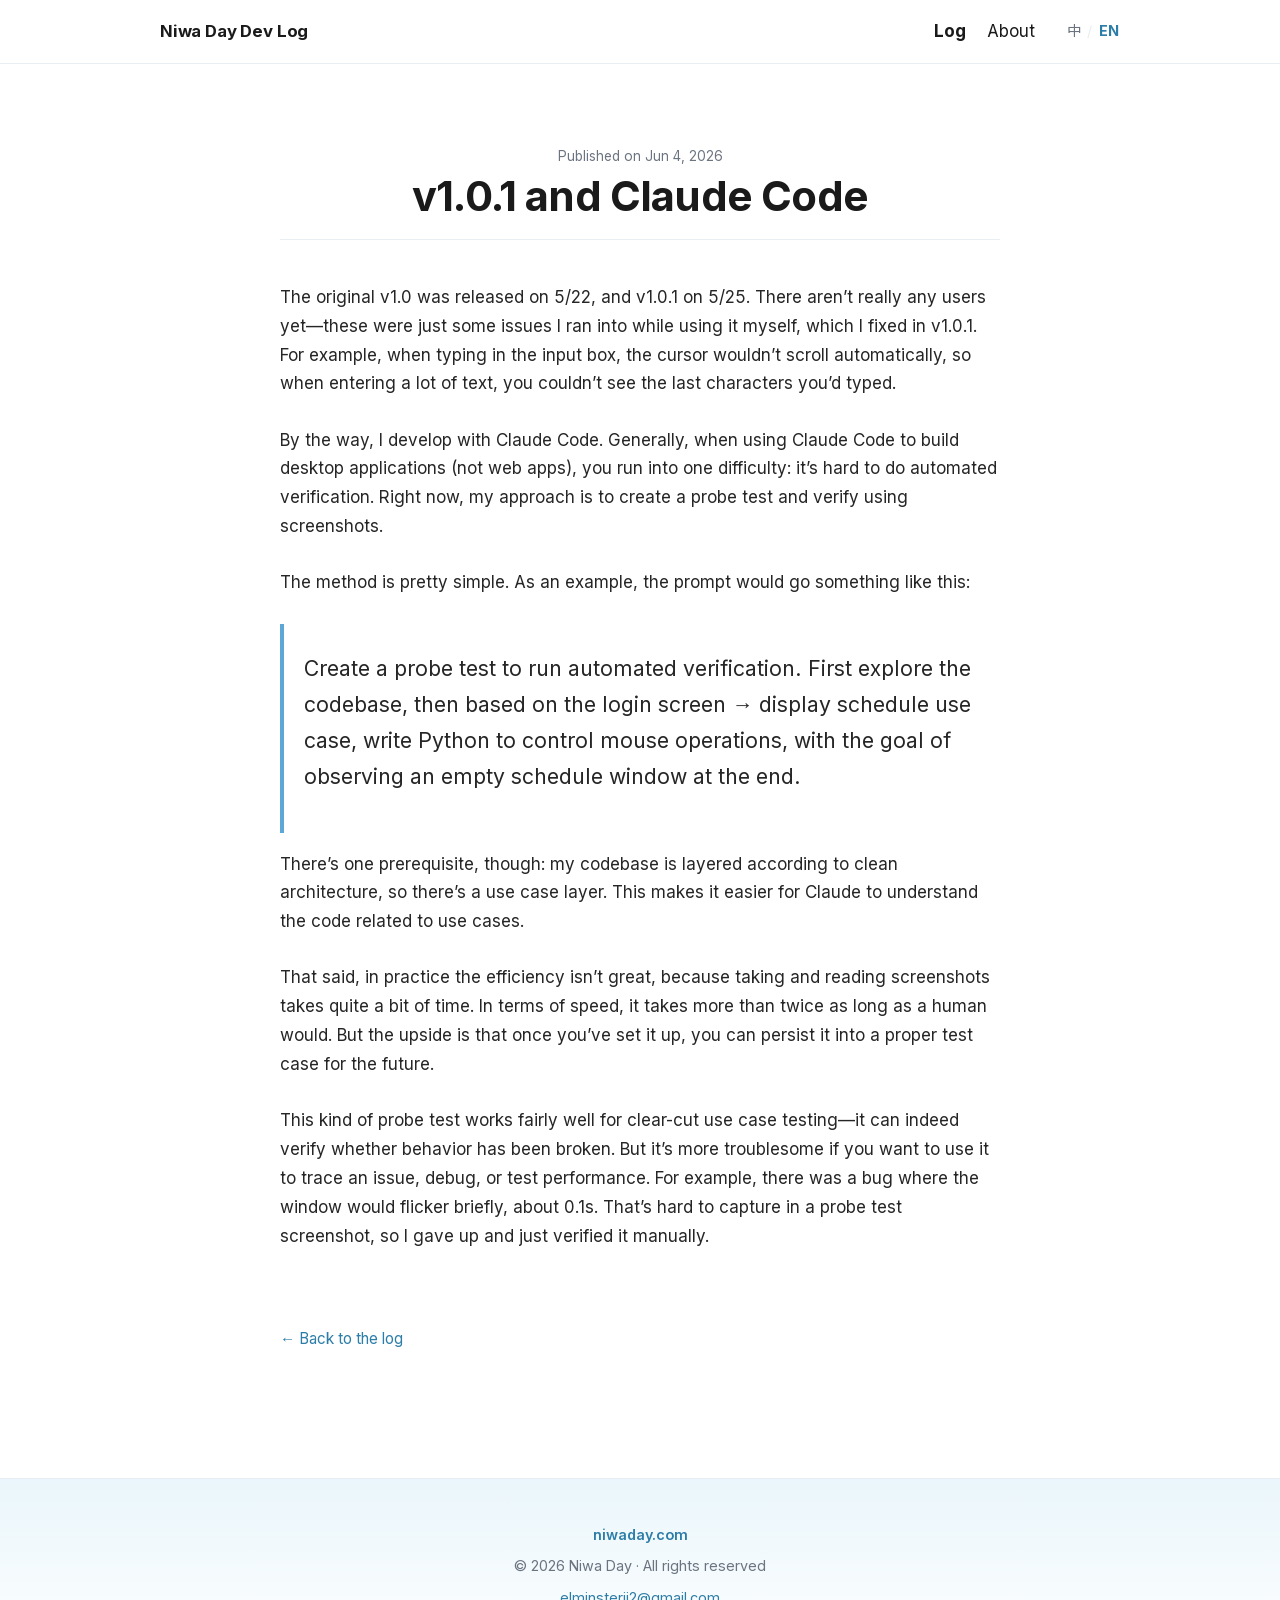
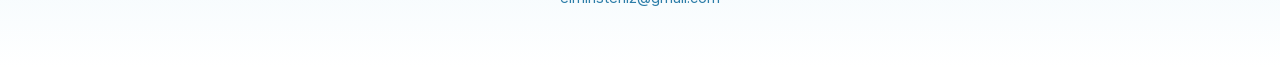
<file: blog/en/20260604/index.html>
<!DOCTYPE html><html lang="en" data-astro-cid-bvzihdzo> <head><!-- Global Metadata --><meta charset="utf-8"><meta name="viewport" content="width=device-width,initial-scale=1"><link rel="icon" type="image/svg+xml" href="/blog/favicon.svg"><link rel="icon" href="/blog/favicon.ico"><link rel="sitemap" href="/blog/sitemap-index.xml"><link rel="alternate" type="application/rss+xml" title="Niwa Day Dev Log" href="https://niwaday.com/blog/en/rss.xml"><meta name="generator" content="Astro v6.4.2"><style>@font-face{font-family:Inter-ed072079421e4db8;src:url("/blog/_astro/fonts/e868cdf4720e9ea5.woff2") format("woff2");font-display:swap;unicode-range:U+0000-00FF,U+0131,U+0152-0153,U+02BB-02BC,U+02C6,U+02DA,U+02DC,U+0304,U+0308,U+0329,U+2000-206F,U+20AC,U+2122,U+2191,U+2193,U+2212,U+2215,U+FEFF,U+FFFD;font-weight:400;font-style:normal;}@font-face{font-family:Inter-ed072079421e4db8;src:url("/blog/_astro/fonts/e868cdf4720e9ea5.woff2") format("woff2");font-display:swap;unicode-range:U+0000-00FF,U+0131,U+0152-0153,U+02BB-02BC,U+02C6,U+02DA,U+02DC,U+0304,U+0308,U+0329,U+2000-206F,U+20AC,U+2122,U+2191,U+2193,U+2212,U+2215,U+FEFF,U+FFFD;font-weight:500;font-style:normal;}@font-face{font-family:Inter-ed072079421e4db8;src:url("/blog/_astro/fonts/e868cdf4720e9ea5.woff2") format("woff2");font-display:swap;unicode-range:U+0000-00FF,U+0131,U+0152-0153,U+02BB-02BC,U+02C6,U+02DA,U+02DC,U+0304,U+0308,U+0329,U+2000-206F,U+20AC,U+2122,U+2191,U+2193,U+2212,U+2215,U+FEFF,U+FFFD;font-weight:600;font-style:normal;}@font-face{font-family:Inter-ed072079421e4db8;src:url("/blog/_astro/fonts/e868cdf4720e9ea5.woff2") format("woff2");font-display:swap;unicode-range:U+0000-00FF,U+0131,U+0152-0153,U+02BB-02BC,U+02C6,U+02DA,U+02DC,U+0304,U+0308,U+0329,U+2000-206F,U+20AC,U+2122,U+2191,U+2193,U+2212,U+2215,U+FEFF,U+FFFD;font-weight:700;font-style:normal;}@font-face{font-family:"Inter-ed072079421e4db8 fallback: Arial";src:local("Arial");font-display:swap;font-weight:400;font-style:normal;size-adjust:107.1194%;ascent-override:90.4365%;descent-override:22.518%;line-gap-override:0%;}@font-face{font-family:"Inter-ed072079421e4db8 fallback: Arial";src:local("Arial");font-display:swap;font-weight:500;font-style:normal;size-adjust:107.1194%;ascent-override:90.4365%;descent-override:22.518%;line-gap-override:0%;}@font-face{font-family:"Inter-ed072079421e4db8 fallback: Arial";src:local("Arial");font-display:swap;font-weight:600;font-style:normal;size-adjust:107.1194%;ascent-override:90.4365%;descent-override:22.518%;line-gap-override:0%;}@font-face{font-family:"Inter-ed072079421e4db8 fallback: Arial";src:local("Arial");font-display:swap;font-weight:700;font-style:normal;size-adjust:107.1194%;ascent-override:90.4365%;descent-override:22.518%;line-gap-override:0%;}:root{--font-inter:Inter-ed072079421e4db8,"Inter-ed072079421e4db8 fallback: Arial",sans-serif;}</style><link rel="preload" href="/blog/_astro/fonts/e868cdf4720e9ea5.woff2" as="font" type="font/woff2" crossorigin><style>@font-face{font-family:"Noto Sans TC-2e3c771edb76258d";src:url("/blog/_astro/fonts/aeed51f378bb8af4.woff2") format("woff2");font-display:swap;unicode-range:U+1f921-1f930,U+1f932-1f935,U+1f937-1f939,U+1f940-1f944,U+1f947-1f94a,U+1f950-1f95f,U+1f962-1f967,U+1f969-1f96a,U+1f980-1f981,U+1f984-1f98d,U+1f990-1f992,U+1f994-1f996,U+1f9c0,U+1f9d0,U+1f9d2,U+1f9d4,U+1f9d6,U+1f9d8,U+1f9da,U+1f9dc-1f9dd,U+1f9df-1f9e2,U+1f9e5-1f9e6,U+20024,U+20487,U+20779,U+20c41,U+20c78,U+20d71,U+20e98,U+20ef9,U+2107b,U+210c1,U+22c51,U+233b4,U+24a12,U+2512b,U+2546e,U+25683,U+267cc,U+269f2,U+27657,U+282e2,U+2898d,U+29d5a,U+f0001-f0005,U+f0019,U+f009b,U+f0101-f0104,U+f012b,U+f01ba,U+f01d6,U+f0209,U+f0217,U+f0223-f0224,U+fc355,U+fe327,U+fe517,U+feb97,U+fffb4;font-weight:400;font-style:normal;}@font-face{font-family:"Noto Sans TC-2e3c771edb76258d";src:url("/blog/_astro/fonts/9118b4f8e787c78b.woff2") format("woff2");font-display:swap;unicode-range:U+ff78-ff7e,U+ff80-ff86,U+ff89-ff94,U+ff97-ff9e,U+ffb9,U+ffe0-ffe3,U+ffe9,U+ffeb,U+ffed,U+fffc,U+1d7c7,U+1f004,U+1f0cf,U+1f141-1f142,U+1f150,U+1f154,U+1f158,U+1f15b,U+1f15d-1f15e,U+1f162-1f163,U+1f170-1f171,U+1f174,U+1f177-1f178,U+1f17d-1f17f,U+1f192-1f195,U+1f197-1f19a,U+1f1e6-1f1f5,U+1f1f7-1f1ff,U+1f21a,U+1f22f,U+1f232-1f237,U+1f239-1f23a,U+1f250-1f251,U+1f300,U+1f302-1f319;font-weight:400;font-style:normal;}@font-face{font-family:"Noto Sans TC-2e3c771edb76258d";src:url("/blog/_astro/fonts/251bfdb764d2ea91.woff2") format("woff2");font-display:swap;unicode-range:U+fa0a,U+fa0c,U+fa11,U+fa17,U+fa19,U+fa1b,U+fa1d,U+fa26,U+fa2c,U+fb01,U+fdfc,U+fe0e,U+fe33-fe36,U+fe38-fe44,U+fe49-fe51,U+fe54,U+fe56-fe57,U+fe59-fe5c,U+fe5f-fe6a,U+fe8e,U+fe92-fe93,U+feae,U+fecb-fecc,U+fee0,U+feec,U+fef3,U+ff04,U+ff07,U+ff26-ff2c,U+ff31-ff32,U+ff35-ff37,U+ff39-ff3a,U+ff3c,U+ff3e-ff5b,U+ff5d,U+ff61-ff65,U+ff67-ff68,U+ff6a,U+ff6c-ff77;font-weight:400;font-style:normal;}@font-face{font-family:"Noto Sans TC-2e3c771edb76258d";src:url("/blog/_astro/fonts/af57976274864631.woff2") format("woff2");font-display:swap;unicode-range:U+f78a-f78c,U+f78e,U+f792-f796,U+f798,U+f79c,U+f7f5,U+f812,U+f815,U+f876,U+f8f5,U+f8f8,U+f8ff,U+f901-f902,U+f904,U+f906,U+f909-f90a,U+f90f,U+f914,U+f918-f919,U+f91b,U+f91d,U+f91f,U+f923,U+f925,U+f92d-f92f,U+f934,U+f937-f938,U+f93d,U+f93f,U+f941,U+f949,U+f94c,U+f94e-f94f,U+f95a,U+f95d-f95e,U+f961-f963,U+f965-f970,U+f974,U+f976-f97a,U+f97c,U+f97e-f97f,U+f981,U+f983,U+f988,U+f98a,U+f98c,U+f98e,U+f996-f997,U+f999-f99a,U+f99c,U+f99f-f9a0,U+f9a3,U+f9a8,U+f9ad,U+f9b2-f9b6,U+f9b9-f9ba,U+f9bd-f9be,U+f9c1,U+f9c4,U+f9c7,U+f9ca,U+f9cd,U+f9d0-f9d1,U+f9d3-f9d4,U+f9d7-f9d8,U+f9dc-f9dd,U+f9df-f9e1,U+f9e4,U+f9e8-f9ea,U+f9f4,U+f9f6-f9f7,U+f9f9-f9fa,U+f9fc-fa01,U+fa03-fa04,U+fa06,U+fa08-fa09;font-weight:400;font-style:normal;}@font-face{font-family:"Noto Sans TC-2e3c771edb76258d";src:url("/blog/_astro/fonts/ddf68742ebeb7bf8.woff2") format("woff2");font-display:swap;unicode-range:U+9ee5,U+9ee7,U+9eee,U+9ef3-9ef4,U+9ef6-9ef7,U+9ef9,U+9efb-9efd,U+9eff,U+9f07-9f09,U+9f10,U+9f14-9f15,U+9f19,U+9f22,U+9f29,U+9f2c,U+9f2f,U+9f31,U+9f34,U+9f37,U+9f39,U+9f3d-9f3e,U+9f41,U+9f4c-9f50,U+9f54,U+9f57,U+9f59,U+9f5c,U+9f5f-9f60,U+9f62-9f63,U+9f66-9f67,U+9f6a,U+9f6c,U+9f72,U+9f76-9f77,U+9f7f,U+9f84-9f85,U+9f88,U+9f8e,U+9f91,U+9f94-9f96,U+9f98,U+9f9a-9f9b,U+9f9f-9fa0,U+9fa2,U+9fa4,U+9ff0-9fff,U+a1f4,U+a4b0-a4b1,U+a4b3,U+a9c1-a9c2,U+aa31,U+ab34,U+ac00-ac01,U+ac04,U+ac08,U+ac10-ac11,U+ac13-ac16,U+ac19,U+ac1c-ac1d,U+ac24,U+ac70-ac71,U+ac74,U+ac77-ac78,U+ac80-ac81,U+ac83,U+ac8c,U+ac90,U+aca0,U+aca8-aca9,U+acac,U+acb0,U+acb8-acb9,U+acbc-acbd,U+acc1,U+acc4,U+ace0-ace1,U+ace4,U+ace8,U+acf0-acf1,U+acf3,U+acf5,U+acfc;font-weight:400;font-style:normal;}@font-face{font-family:"Noto Sans TC-2e3c771edb76258d";src:url("/blog/_astro/fonts/09b0e0ea6baa8783.woff2") format("woff2");font-display:swap;unicode-range:U+9d77,U+9d7a,U+9d7e,U+9d87,U+9d89,U+9d8f,U+9d91-9d93,U+9d96,U+9d98,U+9d9a,U+9da1-9da2,U+9da5,U+9da9,U+9dab-9dac,U+9db1-9db2,U+9db5,U+9db9-9dbc,U+9dbf-9dc2,U+9dc4,U+9dc7-9dc9,U+9dd3,U+9dd6,U+9dd9-9dda,U+9dde-9ddf,U+9de2,U+9de5-9de6,U+9de8,U+9def-9df0,U+9df2-9df4,U+9df8,U+9dfa,U+9dfd,U+9dff,U+9e02,U+9e07,U+9e0a,U+9e11,U+9e15,U+9e18,U+9e1a-9e1b,U+9e1d-9e1e,U+9e20-9e23,U+9e25-9e26,U+9e2d,U+9e2f,U+9e33,U+9e35,U+9e3d-9e3f,U+9e42-9e43,U+9e45,U+9e48-9e4a,U+9e4c,U+9e4f,U+9e51,U+9e55,U+9e64,U+9e66,U+9e6b,U+9e6d-9e6e,U+9e70,U+9e73,U+9e75,U+9e78,U+9e80-9e83,U+9e87-9e88,U+9e8b-9e8c,U+9e90-9e91,U+9e93,U+9e96,U+9e9d,U+9ea1,U+9ea4,U+9ea6,U+9ea9-9eab,U+9ead,U+9eaf,U+9eb4,U+9eb7-9eba,U+9ebe-9ebf,U+9ecc-9ecd,U+9ed0,U+9ed2,U+9ed4,U+9ed9-9eda,U+9edc-9edd,U+9edf-9ee0,U+9ee2;font-weight:400;font-style:normal;}@font-face{font-family:"Noto Sans TC-2e3c771edb76258d";src:url("/blog/_astro/fonts/7981a1129de6d51e.woff2") format("woff2");font-display:swap;unicode-range:U+9bf0-9bf1,U+9bf5,U+9bf7,U+9bf9,U+9bfd,U+9bff,U+9c02,U+9c06,U+9c08-9c0a,U+9c0d,U+9c10,U+9c12-9c13,U+9c15,U+9c1c,U+9c1f,U+9c21,U+9c23-9c25,U+9c28-9c29,U+9c2d-9c2e,U+9c31-9c33,U+9c35-9c37,U+9c39-9c3b,U+9c3d-9c3e,U+9c40,U+9c42,U+9c45-9c49,U+9c52,U+9c54,U+9c56,U+9c58-9c5a,U+9c5d,U+9c5f-9c60,U+9c63,U+9c67-9c68,U+9c72,U+9c75,U+9c78,U+9c7a-9c7c,U+9c7f-9c81,U+9c87-9c88,U+9c8d,U+9c91,U+9c94,U+9c97,U+9c9b,U+9ca4,U+9ca8,U+9cab,U+9cad,U+9cb1-9cb3,U+9cb6-9cb8,U+9cc4-9cc5,U+9ccc-9ccd,U+9cd5-9cd7,U+9cdd-9cdf,U+9ce7,U+9ce9,U+9cee-9cf0,U+9cf2,U+9cfc-9cfe,U+9d03,U+9d06-9d08,U+9d0e,U+9d10,U+9d12,U+9d15,U+9d17,U+9d1d-9d1f,U+9d23,U+9d2b,U+9d2f-9d30,U+9d34,U+9d37,U+9d3d,U+9d42,U+9d50,U+9d52-9d53,U+9d59,U+9d5c,U+9d5e-9d61,U+9d6a,U+9d6f-9d70;font-weight:400;font-style:normal;}@font-face{font-family:"Noto Sans TC-2e3c771edb76258d";src:url("/blog/_astro/fonts/165b7426e769ba40.woff2") format("woff2");font-display:swap;unicode-range:U+9a87,U+9a8a-9a8b,U+9a8f-9a91,U+9a97,U+9a9a,U+9a9e,U+9aa0-9aa1,U+9aa4-9aa5,U+9aaf-9ab1,U+9ab6-9ab7,U+9ab9-9aba,U+9abe,U+9ac0-9ac5,U+9ac8,U+9acb-9acc,U+9ace-9acf,U+9ad1,U+9ad5-9ad7,U+9ad9,U+9adf,U+9ae1,U+9ae3,U+9aea-9aeb,U+9aed,U+9aef,U+9af2,U+9af4,U+9af9,U+9afb,U+9afd,U+9b03-9b04,U+9b08,U+9b13,U+9b18,U+9b1f,U+9b22-9b23,U+9b28-9b2a,U+9b2c-9b30,U+9b32,U+9b3b,U+9b43,U+9b46-9b49,U+9b4b-9b4e,U+9b51,U+9b55,U+9b58,U+9b5b,U+9b5e-9b60,U+9b63,U+9b68-9b69,U+9b74,U+9b7d,U+9b80-9b81,U+9b83-9b84,U+9b87-9b88,U+9b8a-9b8b,U+9b8d-9b8e,U+9b90,U+9b92-9b95,U+9b97,U+9b9f-9ba0,U+9ba2-9ba3,U+9ba8,U+9bab,U+9bb0,U+9bb8,U+9bc0-9bc1,U+9bc3,U+9bc6-9bc8,U+9bd3-9bd7,U+9bd9,U+9bdb,U+9bdd,U+9be1-9be2,U+9be4-9be5,U+9be7,U+9bea,U+9bed-9bee;font-weight:400;font-style:normal;}@font-face{font-family:"Noto Sans TC-2e3c771edb76258d";src:url("/blog/_astro/fonts/093377b081440270.woff2") format("woff2");font-display:swap;unicode-range:U+993c-9940,U+9943-9944,U+9948-994a,U+994c-994e,U+9951,U+9954,U+995c,U+995e-995f,U+9961-9962,U+9965,U+9968,U+996a,U+996d-9972,U+9975-9976,U+997a,U+997c,U+997f-9980,U+9984-9985,U+9988,U+998b,U+998d,U+998f,U+9992,U+9994-9995,U+9997-9998,U+999c,U+999e,U+99a0-99a1,U+99ab,U+99af,U+99b1,U+99b4,U+99b9,U+99c4-99c6,U+99cf,U+99d1-99d2,U+99d4,U+99d6,U+99d8-99d9,U+99df,U+99e1-99e2,U+99e9,U+99ee,U+99f0,U+99f8,U+99fb,U+9a01-9a05,U+9a0c,U+9a0f-9a13,U+9a16,U+9a1b-9a1c,U+9a20,U+9a24,U+9a28,U+9a2b,U+9a2d-9a2e,U+9a34-9a36,U+9a38,U+9a3e,U+9a40-9a44,U+9a4a,U+9a4c-9a4e,U+9a52,U+9a56,U+9a62-9a65,U+9a69-9a6b,U+9a6d,U+9a6f-9a71,U+9a73-9a74,U+9a76,U+9a78-9a79,U+9a7b-9a7c,U+9a7e-9a7f,U+9a81-9a82,U+9a84-9a86;font-weight:400;font-style:normal;}@font-face{font-family:"Noto Sans TC-2e3c771edb76258d";src:url("/blog/_astro/fonts/b4588c2ad8301f02.woff2") format("woff2");font-display:swap;unicode-range:U+97f5,U+97f9-97fa,U+97fe,U+9804,U+9807,U+980a,U+980e-980f,U+9814,U+9816,U+981a,U+981c,U+981e,U+9820-9821,U+9823,U+9826,U+9828,U+982a-982c,U+9832,U+9834-9835,U+9837,U+9839,U+983c-983d,U+9845,U+9848-9849,U+984e,U+9852-9857,U+9859-985a,U+9862-9863,U+9865,U+9870-9871,U+9873-9874,U+9877,U+987a-987f,U+9881-9882,U+9885,U+9887-988a,U+988c-988d,U+9890,U+9893,U+9896-9897,U+989a,U+989c-989e,U+98a0,U+98a4,U+98a6-98a7,U+98a9,U+98ae-98af,U+98b2-98b3,U+98b6-98b8,U+98ba-98bd,U+98bf,U+98c7-98c8,U+98ca,U+98d2-98d3,U+98d8-98da,U+98dc,U+98de,U+98e0-98e1,U+98e3,U+98e5,U+98e7-98e9,U+98eb-98ee,U+98f1,U+98f4,U+9901,U+9908-9909,U+990c,U+9911-9912,U+9914,U+9916-9917,U+991b-991c,U+991e,U+9920,U+9927,U+992b-992c,U+992e,U+9931-9933,U+9938,U+993a;font-weight:400;font-style:normal;}@font-face{font-family:"Noto Sans TC-2e3c771edb76258d";src:url("/blog/_astro/fonts/e6598a3fac92d0bb.woff2") format("woff2");font-display:swap;unicode-range:U+9672,U+9674,U+967a,U+9682-9685,U+9688-9689,U+968b,U+968d,U+9695,U+9697-9698,U+969e,U+96a0-96a4,U+96a9,U+96ac,U+96ae,U+96b0,U+96b2-96b4,U+96b6-96b7,U+96b9,U+96bc-96be,U+96c3,U+96c9-96cb,U+96ce-96cf,U+96d1-96d2,U+96d8,U+96dd,U+96e9,U+96eb,U+96f0-96f1,U+96f3-96f4,U+96f9,U+96fe-96ff,U+9701-9702,U+9705,U+9708,U+970a,U+970e-9711,U+9719,U+971d,U+971f-9720,U+9728,U+972a,U+972d,U+9730,U+9733,U+973a,U+973d,U+9744,U+9746-9747,U+9749,U+9750-9751,U+9753,U+9758-9759,U+975b,U+975d,U+9763,U+9765-9766,U+9768,U+976c-976d,U+9771,U+9773,U+9776,U+977a,U+977c,U+9780,U+9784-9786,U+9788,U+978e-978f,U+9798,U+979d-979e,U+97a3,U+97a5-97a6,U+97a8,U+97ab-97ac,U+97ae,U+97b6-97b7,U+97b9,U+97bf,U+97c1,U+97c3,U+97c6,U+97c9,U+97cd,U+97d6,U+97d8-97d9,U+97dc-97de,U+97e1,U+97e6-97e7,U+97ec-97ee,U+97f0-97f1;font-weight:400;font-style:normal;}@font-face{font-family:"Noto Sans TC-2e3c771edb76258d";src:url("/blog/_astro/fonts/f3e8b32db1ce2dd2.woff2") format("woff2");font-display:swap;unicode-range:U+9530,U+9535,U+953a-953b,U+9540-9542,U+9547,U+9549-954a,U+954d,U+9550-9551,U+9554-9556,U+955c,U+956c-956d,U+956f-9570,U+9573,U+9576,U+9578,U+9582,U+9586,U+9588,U+958e-958f,U+9599,U+959c,U+959e-959f,U+95a1-95a2,U+95a4,U+95a6-95a7,U+95aa-95ae,U+95b0,U+95b2,U+95b6,U+95b9-95bf,U+95c2-95c4,U+95c7-95c9,U+95cb-95cd,U+95d0,U+95d3-95d5,U+95d7-95d8,U+95da,U+95de,U+95e0-95e1,U+95e4-95e5,U+95ea-95eb,U+95ef-95f0,U+95f2-95f3,U+95f5,U+95f7-95fa,U+95fd,U+9600-9602,U+9607-9609,U+960e,U+9610-9611,U+9614,U+9616,U+9619-961a,U+961c-961d,U+961f,U+9621,U+9624,U+9628,U+962f,U+9633-9636,U+963c,U+9641-9643,U+9645,U+9647-9648,U+964e-964f,U+9651,U+9653-9655,U+9658,U+965b-965f,U+9661,U+9665,U+9668-9669,U+966c;font-weight:400;font-style:normal;}@font-face{font-family:"Noto Sans TC-2e3c771edb76258d";src:url("/blog/_astro/fonts/ffc03b544c8baec1.woff2") format("woff2");font-display:swap;unicode-range:U+941a,U+941c,U+941e,U+9420-9425,U+9427-942b,U+942e,U+9432-9433,U+9436,U+9438,U+943a,U+943d,U+943f-9440,U+9445,U+944a,U+944c,U+9454-9455,U+945a-945b,U+945e,U+9460,U+9462-9463,U+9468,U+946a,U+946d,U+946f,U+9471,U+9474-9477,U+9479,U+947e-9481,U+9488-948a,U+948e,U+9492-9493,U+9497,U+9499,U+949b-94a3,U+94a5-94a9,U+94ac,U+94ae-94b1,U+94b3-94b5,U+94bb-94bc,U+94be-94c3,U+94c5-94c6,U+94c9,U+94ce-94d0,U+94db-94dd,U+94e0,U+94e2-94e3,U+94e8,U+94ec-94ee,U+94f0,U+94f2,U+94f5-94f6,U+94f8,U+94fa,U+94ff-9502,U+9504-9506,U+9508,U+950b-950c,U+950f-9510,U+9519-951b,U+951d,U+951f,U+9521-9526,U+952d-952f;font-weight:400;font-style:normal;}@font-face{font-family:"Noto Sans TC-2e3c771edb76258d";src:url("/blog/_astro/fonts/c6d940f158203366.woff2") format("woff2");font-display:swap;unicode-range:U+930b,U+930f,U+9312,U+9315,U+9319-931b,U+931d-931f,U+9321,U+9323-9325,U+9327-932a,U+932c-932e,U+9331-9333,U+9335,U+9338,U+933c,U+9340-9341,U+9345-9349,U+934f-9352,U+9354,U+9356-935a,U+935c-9360,U+9363-9367,U+9369-936a,U+936c,U+936e,U+9370-9371,U+9373,U+9376,U+9379-937a,U+937c,U+9385,U+9387,U+938c,U+938f,U+9394,U+9397-9398,U+939a-939b,U+939d-939e,U+93a1-93a3,U+93a6-93a7,U+93a9-93aa,U+93ac-93ad,U+93af-93b0,U+93b3-93bb,U+93bd-93be,U+93c0-93c4,U+93c7,U+93ca-93cd,U+93d0-93d1,U+93d6-93d8,U+93dc-93de,U+93e0,U+93e4,U+93e8,U+93ee,U+93f0,U+93f5,U+93f7-93f9,U+93fb,U+9403,U+9407,U+940f-9410,U+9413-9414,U+9417,U+9419;font-weight:400;font-style:normal;}@font-face{font-family:"Noto Sans TC-2e3c771edb76258d";src:url("/blog/_astro/fonts/24e8f24b458a1dd7.woff2") format("woff2");font-display:swap;unicode-range:U+9208-920a,U+920d-920e,U+9210-9211,U+9217,U+9219,U+921c,U+9221,U+9224-9225,U+9227,U+922a,U+922d-922e,U+9230-9231,U+9233,U+9235-9239,U+923b,U+923d-9241,U+9244,U+9246,U+9248-9249,U+924b-9251,U+9253,U+925a,U+925d-925e,U+9262,U+9265-9267,U+926b-926d,U+926f,U+9271-9272,U+9274,U+9276,U+9278,U+927a-927c,U+927e-927f,U+9282-9283,U+9286,U+9288,U+928a,U+928d-928e,U+9291,U+9295-9296,U+9299-929b,U+929d,U+92a0-92ae,U+92b2,U+92b5-92b6,U+92bb-92bc,U+92c2-92c3,U+92c6-92cd,U+92cf-92d1,U+92d5,U+92d7,U+92d9,U+92dd,U+92df,U+92e4-92e6,U+92e8-92e9,U+92ed-92ef,U+92f1-92f3,U+92f6,U+92f9,U+92fb,U+9300-9302,U+9306;font-weight:400;font-style:normal;}@font-face{font-family:"Noto Sans TC-2e3c771edb76258d";src:url("/blog/_astro/fonts/6a1e4dc27c9eed56.woff2") format("woff2");font-display:swap;unicode-range:U+90e2-90e4,U+90ea-90eb,U+90ef,U+90f4,U+90f7-90f8,U+90fc,U+90fe-9100,U+9102,U+9104,U+9106,U+9112,U+9114-911a,U+911c,U+911e,U+9120,U+9122-9123,U+9129,U+912b,U+912f,U+9131-9132,U+9134,U+9136,U+9139-913a,U+9143,U+9146,U+9148-914a,U+914e-9150,U+9154,U+9156-9157,U+9159-915a,U+915d-915e,U+9161-9164,U+916b,U+916e,U+9170-9172,U+9174,U+9176,U+9179-917a,U+917f,U+9181-9182,U+9184-9186,U+918c-918e,U+9190-9191,U+9196,U+919a-919b,U+919e,U+91a1-91a4,U+91a7,U+91aa,U+91ae-91b2,U+91b4-91b5,U+91b8,U+91bd-91be,U+91c1,U+91c3,U+91c5-91c6,U+91c8-91ca,U+91d2-91d5,U+91d7,U+91d9,U+91e1,U+91e4,U+91e6-91e9,U+91ec-91ed,U+91f0-91f1,U+91f5-91fa,U+91fd,U+91ff-9201,U+9203-9207;font-weight:400;font-style:normal;}@font-face{font-family:"Noto Sans TC-2e3c771edb76258d";src:url("/blog/_astro/fonts/8bbcf70399a3c260.woff2") format("woff2");font-display:swap;unicode-range:U+8f85-8f86,U+8f88-8f8a,U+8f8d,U+8f90,U+8f93,U+8f95-8f97,U+8f99,U+8f9e-8f9f,U+8fa2,U+8fa7,U+8fa9,U+8fab,U+8fae,U+8fb3,U+8fb5-8fb6,U+8fba-8fbd,U+8fbf,U+8fc1-8fc2,U+8fc6,U+8fc8,U+8fcc-8fcd,U+8fd2-8fd3,U+8fd5,U+8fdc-8fdd,U+8fdf,U+8fe2-8fe5,U+8fe8-8fe9,U+8fed-8fee,U+8ff3,U+8ff5,U+8ff8,U+8ffa-8ffc,U+8ffe,U+9002,U+9004,U+9008,U+900a-900b,U+9011-9013,U+9016,U+901e,U+9021,U+9024,U+902d,U+902f-9030,U+9034-9036,U+9039-903b,U+9041,U+9044-9045,U+904f-9052,U+9057-9058,U+905b,U+905d,U+9061-9062,U+9065,U+9068,U+906f,U+9074,U+9079,U+907d,U+9083,U+9085,U+9087-9089,U+908b,U+9090,U+9093,U+9095,U+9097,U+9099,U+909b,U+909d-909e,U+90a0-90a2,U+90ac,U+90af-90b0,U+90b2-90b4,U+90b6,U+90b9,U+90bb,U+90bd-90be,U+90c3-90c5,U+90c7,U+90d1,U+90d4-90d5,U+90d7,U+90db-90df;font-weight:400;font-style:normal;}@font-face{font-family:"Noto Sans TC-2e3c771edb76258d";src:url("/blog/_astro/fonts/6c4f95ddebbd45fd.woff2") format("woff2");font-display:swap;unicode-range:U+8e30-8e31,U+8e35,U+8e39,U+8e3c-8e3d,U+8e40-8e42,U+8e47,U+8e49-8e4e,U+8e50,U+8e53-8e55,U+8e59-8e5b,U+8e60,U+8e62-8e63,U+8e67,U+8e69,U+8e6c-8e6d,U+8e6f,U+8e74,U+8e76,U+8e7a-8e7c,U+8e82,U+8e84-8e85,U+8e87,U+8e89-8e8b,U+8e8f-8e95,U+8e99-8e9a,U+8e9d-8e9e,U+8ea1,U+8ea3,U+8ea5-8ea6,U+8eaa,U+8eac-8ead,U+8eaf-8eb1,U+8eb9,U+8ebc,U+8ebe,U+8ec6,U+8ecb,U+8ecf,U+8ed1,U+8ed4,U+8ed7,U+8eda-8edb,U+8ee2,U+8ee8,U+8eeb,U+8ef2,U+8ef9-8efe,U+8f05,U+8f07-8f08,U+8f0a-8f0c,U+8f12-8f13,U+8f17,U+8f19-8f1a,U+8f1c,U+8f1e-8f1f,U+8f25-8f26,U+8f2d,U+8f30,U+8f33,U+8f36,U+8f3e,U+8f40-8f42,U+8f45-8f47,U+8f4d,U+8f54-8f55,U+8f5d,U+8f61-8f62,U+8f64,U+8f67-8f69,U+8f6d-8f72,U+8f74,U+8f76,U+8f7b-8f7c,U+8f7f,U+8f83-8f84;font-weight:400;font-style:normal;}@font-face{font-family:"Noto Sans TC-2e3c771edb76258d";src:url("/blog/_astro/fonts/ccec72725b413b01.woff2") format("woff2");font-display:swap;unicode-range:U+8ce1,U+8ce8,U+8ceb,U+8cf0,U+8cf8,U+8cfb,U+8cfe,U+8d04,U+8d07,U+8d0b,U+8d0d,U+8d10,U+8d12-8d14,U+8d17,U+8d1b-8d1f,U+8d21-8d26,U+8d29-8d2c,U+8d2e-8d32,U+8d34-8d35,U+8d37-8d38,U+8d3a-8d3c,U+8d3e-8d3f,U+8d41-8d43,U+8d48,U+8d4b-8d4c,U+8d4e-8d50,U+8d54,U+8d56,U+8d58,U+8d5a-8d5b,U+8d5f-8d60,U+8d62-8d63,U+8d66-8d69,U+8d6c-8d6e,U+8d73,U+8d75-8d76,U+8d7b,U+8d7d,U+8d84,U+8d8b,U+8d90-8d91,U+8d94,U+8d96,U+8d9c,U+8dab,U+8daf,U+8db2,U+8db5,U+8db7,U+8dba,U+8dbc,U+8dbf,U+8dc2-8dc3,U+8dc6,U+8dcb,U+8dce-8dd0,U+8dd6-8dd7,U+8dda-8ddb,U+8de3-8de4,U+8de9,U+8deb-8dec,U+8df1,U+8df5-8df7,U+8dfa-8dfd,U+8e05,U+8e08-8e0a,U+8e0e,U+8e14,U+8e16,U+8e18,U+8e1d-8e21,U+8e23,U+8e26-8e28,U+8e2a-8e2b,U+8e2d-8e2e;font-weight:400;font-style:normal;}@font-face{font-family:"Noto Sans TC-2e3c771edb76258d";src:url("/blog/_astro/fonts/bc534771d070df55.woff2") format("woff2");font-display:swap;unicode-range:U+8b9c,U+8b9e-8b9f,U+8ba3,U+8ba5,U+8ba7,U+8baa,U+8bad,U+8bb2-8bb4,U+8bb6-8bb9,U+8bbc-8bbd,U+8bbf-8bc0,U+8bc3,U+8bc5,U+8bc8-8bcb,U+8bcf,U+8bd1,U+8bd7-8bdc,U+8bde-8be1,U+8be3,U+8be5,U+8be7,U+8be9,U+8beb-8bec,U+8bef,U+8bf1-8bf2,U+8bf5-8bf6,U+8bf8,U+8bfa,U+8bfd-8bfe,U+8c01-8c02,U+8c05,U+8c08,U+8c0a-8c11,U+8c13-8c15,U+8c18-8c1c,U+8c1f,U+8c23-8c29,U+8c2c-8c2d,U+8c31,U+8c34,U+8c36,U+8c39,U+8c3f,U+8c47,U+8c49-8c4c,U+8c4f,U+8c51,U+8c55,U+8c62,U+8c68,U+8c73,U+8c78,U+8c7a-8c7c,U+8c82,U+8c85,U+8c89-8c8a,U+8c8d-8c8e,U+8c90,U+8c94,U+8c98-8c99,U+8ca3-8ca4,U+8cad-8cb0,U+8cb2,U+8cb9-8cba,U+8cbd,U+8cc1-8cc2,U+8cc4-8cc5,U+8ccf-8cd2,U+8cd4-8cd5,U+8cd9-8cdb;font-weight:400;font-style:normal;}@font-face{font-family:"Noto Sans TC-2e3c771edb76258d";src:url("/blog/_astro/fonts/68d306af0a415769.woff2") format("woff2");font-display:swap;unicode-range:U+8a1b,U+8a22,U+8a25,U+8a27,U+8a2b,U+8a33,U+8a36,U+8a38,U+8a3d-8a3e,U+8a41,U+8a45-8a46,U+8a48,U+8a4e,U+8a51-8a52,U+8a54,U+8a56-8a58,U+8a5b,U+8a5d,U+8a61,U+8a63,U+8a67,U+8a6a-8a6c,U+8a70,U+8a74-8a76,U+8a7a-8a7c,U+8a82,U+8a84-8a86,U+8a89,U+8a8f-8a92,U+8a94,U+8a9a,U+8aa1,U+8aa3,U+8aa5,U+8aa7-8aa8,U+8aad,U+8ab1,U+8ab6,U+8abe,U+8ac2,U+8ac4,U+8ac6,U+8ac9,U+8acc-8acf,U+8ad1,U+8adb,U+8add-8ae2,U+8ae4,U+8ae6,U+8aea-8aeb,U+8aed,U+8af1-8af6,U+8afa,U+8afc,U+8b01,U+8b04-8b05,U+8b07,U+8b0b-8b0d,U+8b0f-8b10,U+8b13-8b14,U+8b16,U+8b1a,U+8b1c,U+8b21-8b22,U+8b26,U+8b28,U+8b2b,U+8b2e,U+8b33,U+8b41,U+8b46,U+8b4c-8b4f,U+8b53-8b54,U+8b56,U+8b59,U+8b5e-8b60,U+8b64,U+8b6a-8b6d,U+8b72,U+8b7e,U+8b83,U+8b89,U+8b8c,U+8b8e,U+8b90,U+8b92,U+8b95-8b96,U+8b99;font-weight:400;font-style:normal;}@font-face{font-family:"Noto Sans TC-2e3c771edb76258d";src:url("/blog/_astro/fonts/82bd36a4e21a47ca.woff2") format("woff2");font-display:swap;unicode-range:U+88b7-88b8,U+88bc-88be,U+88c0,U+88c4,U+88c6-88c7,U+88c9-88cc,U+88ce,U+88d2,U+88d6,U+88d8,U+88db,U+88df,U+88e4,U+88e8-88e9,U+88ec,U+88ef-88f1,U+88f3-88f5,U+88fc,U+88fe,U+8900,U+8902,U+8906,U+890a-890c,U+8912-8915,U+8918-891a,U+891f,U+8921,U+8923,U+8925,U+892a-892b,U+892d,U+8930,U+8933,U+8935-8936,U+8938,U+893d,U+8941-8943,U+8946-8947,U+8949,U+894c-894d,U+8956-8957,U+8959,U+895c,U+895e-8960,U+8964,U+8966,U+896c,U+8971,U+8974,U+897b,U+897e,U+8980,U+8982-8983,U+8987-8988,U+898a,U+898c,U+8991,U+8994-8995,U+8997-8998,U+899a,U+899c,U+89a1,U+89a4-89a7,U+89a9,U+89ac,U+89af,U+89b2-89b3,U+89b7,U+89bb,U+89bf,U+89c5,U+89c9-89ca,U+89d1,U+89d4-89d5,U+89da,U+89dc-89de,U+89e5-89e7,U+89ed,U+89f1,U+89f3-89f4,U+89f6,U+89ff,U+8a01,U+8a03,U+8a07,U+8a09,U+8a0c,U+8a0f-8a12,U+8a16;font-weight:400;font-style:normal;}@font-face{font-family:"Noto Sans TC-2e3c771edb76258d";src:url("/blog/_astro/fonts/a5ac4a1e71da4cb8.woff2") format("woff2");font-display:swap;unicode-range:U+8763-8765,U+8768,U+876a,U+876c-8770,U+8772,U+8777,U+877a-877b,U+877d,U+8781,U+8784-8785,U+8788,U+878b,U+8793,U+8797-8798,U+879f,U+87a3,U+87a8,U+87ab-87ad,U+87af,U+87b3,U+87b5,U+87b9,U+87bb,U+87bd-87c0,U+87c4-87c8,U+87ca-87cc,U+87ce,U+87d2,U+87db-87dc,U+87e0-87e1,U+87e3,U+87e5,U+87e7,U+87ea-87eb,U+87ee-87ef,U+87f3-87f4,U+87f6-87f7,U+87fe,U+8802-8806,U+880a-880b,U+880e,U+8810-8811,U+8813,U+8815-8816,U+881b,U+8821,U+8823,U+8827,U+8831-8832,U+8835,U+8839-883a,U+883c,U+8844-8846,U+884a,U+884e,U+8852,U+8854-8856,U+8859-885a,U+885e,U+8862,U+8864-8865,U+8869-886a,U+886c-886e,U+8871-8872,U+8875,U+8879,U+887d-887f,U+8882,U+8884-8885,U+8888,U+8890,U+8892-8893,U+8897-8898,U+889a-889c,U+889e,U+88a2,U+88a4,U+88a8,U+88aa,U+88ad-88ae,U+88b1,U+88b4;font-weight:400;font-style:normal;}@font-face{font-family:"Noto Sans TC-2e3c771edb76258d";src:url("/blog/_astro/fonts/1b6615a56dad482c.woff2") format("woff2");font-display:swap;unicode-range:U+8621-8622,U+8627,U+8629-862a,U+8634-8636,U+8638,U+863a,U+863c,U+8640,U+8642,U+8646,U+864c-864d,U+864f,U+8651-8654,U+8657,U+8659-865a,U+865c,U+8662,U+866b-866c,U+866f-8671,U+8673,U+8677,U+867a-867b,U+867d-867e,U+8680-8682,U+868b-868d,U+8693-8696,U+869a,U+869c-869d,U+86a1,U+86a3-86a4,U+86a7-86aa,U+86af-86b1,U+86b3-86b4,U+86b6,U+86b9-86ba,U+86c0-86c2,U+86c4,U+86c6,U+86c9-86ca,U+86cc-86ce,U+86d0,U+86d3-86d4,U+86de-86df,U+86e9,U+86ed-86f0,U+86f3,U+86f8-86fc,U+86fe,U+8703,U+8706-870a,U+870d-870e,U+8711-8712,U+8715,U+8717,U+8719-871a,U+871e,U+8721-8723,U+8725,U+8728-8729,U+872e,U+8731,U+8734,U+8737,U+873a,U+873e-8740,U+8742,U+8747,U+8749,U+874b-874c,U+874e-874f,U+8753,U+8757-8758,U+875d,U+875f,U+8761-8762;font-weight:400;font-style:normal;}@font-face{font-family:"Noto Sans TC-2e3c771edb76258d";src:url("/blog/_astro/fonts/cb6e131b9cd042f5.woff2") format("woff2");font-display:swap;unicode-range:U+84c0,U+84c2,U+84c6-84c7,U+84ca,U+84cd-84d2,U+84d6,U+84dd,U+84df,U+84e2,U+84e6-84e8,U+84ea,U+84ef-84f0,U+84f3-84f4,U+84f7,U+84fa,U+84fc-84fd,U+84ff-8500,U+8506,U+850c,U+8511,U+8515,U+8517,U+851d-851f,U+8524,U+852b,U+852f,U+8532,U+8534-8535,U+8537-8538,U+853a,U+853c,U+853e,U+8541-8542,U+8545,U+8548,U+854b,U+854d-854e,U+8552-8553,U+8555-8558,U+855a,U+855e,U+8561-8565,U+8568,U+856a-856c,U+856f,U+8574,U+8577-857b,U+8580-8581,U+8585-8586,U+858a,U+858c,U+858f-8590,U+8594,U+8597-8599,U+859c,U+859f,U+85a1-85a2,U+85a4,U+85a8,U+85ab-85ac,U+85ae,U+85b3-85b4,U+85b7,U+85b9-85ba,U+85bd-85be,U+85c1-85c2,U+85cb,U+85ce,U+85d0,U+85d3,U+85d5,U+85dc,U+85e0,U+85e6,U+85e8,U+85ea,U+85ed,U+85f4,U+85f6-85f7,U+85f9-85fa,U+85ff,U+8602,U+8604-8605,U+8610,U+8616-8618,U+861a,U+861e;font-weight:400;font-style:normal;}@font-face{font-family:"Noto Sans TC-2e3c771edb76258d";src:url("/blog/_astro/fonts/fb6a3e934b019643.woff2") format("woff2");font-display:swap;unicode-range:U+8380,U+8383,U+8385-8386,U+8392,U+8394-8395,U+8398-8399,U+839b-839c,U+83a0,U+83a2,U+83a4,U+83a7-83aa,U+83af-83b5,U+83b7,U+83b9-83ba,U+83bc-83c0,U+83c2,U+83c4-83c5,U+83c8-83c9,U+83cb,U+83ce-83cf,U+83d1,U+83d4-83d6,U+83d8,U+83dd,U+83df,U+83e1-83e2,U+83e5,U+83ea-83eb,U+83f0,U+83f3-83f4,U+83f9,U+83fb-83fe,U+8406-8407,U+840b,U+840f,U+8411,U+8413,U+8418,U+841b-841d,U+8420-8421,U+8423-8424,U+8426-8429,U+842b,U+842d-842e,U+8432-8433,U+8435,U+8437-8439,U+843b-843c,U+843e,U+8445-8447,U+844e,U+8451-8452,U+8456,U+8459-845a,U+845c,U+845f,U+8462,U+8466-8467,U+846d,U+846f-8471,U+8473-8474,U+8476-8478,U+847a,U+8484,U+848b,U+848d-848e,U+8493-8494,U+8497,U+849d,U+849f,U+84a1,U+84a8,U+84af,U+84b1,U+84b4,U+84b9-84bb,U+84bd-84bf;font-weight:400;font-style:normal;}@font-face{font-family:"Noto Sans TC-2e3c771edb76258d";src:url("/blog/_astro/fonts/6fdeaffc4030f56b.woff2") format("woff2");font-display:swap;unicode-range:U+827d,U+827f,U+8283-8284,U+8288-828a,U+828d-8291,U+8293-8294,U+8298,U+829a-829c,U+829e-82a4,U+82a6-82ab,U+82ae,U+82b0,U+82b4,U+82b6,U+82ba-82bc,U+82be,U+82c1,U+82c4-82c5,U+82c7,U+82cb,U+82cd,U+82cf-82d0,U+82d2,U+82d5-82d6,U+82d9,U+82db-82dc,U+82de-82e1,U+82e3-82e4,U+82e7,U+82ea-82eb,U+82ef-82f0,U+82f3-82f4,U+82f6-82f7,U+82f9-82fc,U+82fe-8301,U+8306-8308,U+830b-830e,U+8316,U+8318,U+831a-831b,U+831d-831e,U+8327,U+832a,U+832c-832d,U+832f,U+8331,U+8333-8334,U+8337,U+833a-833c,U+833f-8340,U+8342,U+8344-8347,U+834b-834c,U+834f,U+8351,U+8356-8358,U+835a,U+835e-8361,U+8363-8364,U+8367-8368,U+836b,U+836f,U+8373,U+8375,U+8378,U+837a-837f;font-weight:400;font-style:normal;}@font-face{font-family:"Noto Sans TC-2e3c771edb76258d";src:url("/blog/_astro/fonts/2c06628dfd8c4d65.woff2") format("woff2");font-display:swap;unicode-range:U+811b,U+811e,U+8121-8127,U+8129,U+812c,U+812f-8134,U+8137-8138,U+813a,U+813d,U+8144,U+8146,U+8148,U+814a,U+814c-814d,U+8151,U+8153,U+8156,U+8158,U+815a,U+8160,U+8167,U+8169,U+816d,U+816f,U+8171,U+8174,U+817b-817c,U+817e,U+8182,U+8188,U+818a,U+8194-8195,U+8198,U+819b,U+819e,U+81a3,U+81a6-81a7,U+81ab,U+81af-81b0,U+81b5-81b6,U+81b8,U+81ba-81bb,U+81be-81bf,U+81c3,U+81c6,U+81ca,U+81cc,U+81cf,U+81d1-81d3,U+81d6-81d7,U+81d9-81da,U+81dd-81de,U+81e0-81e2,U+81e7,U+81ec,U+81ef,U+81fc,U+81fe,U+8200-8202,U+8204-8206,U+820b,U+820e,U+8210,U+8215,U+8217-8218,U+821b,U+821d,U+8221-8222,U+8224,U+8228-8229,U+822b,U+822f-8234,U+8236-8238,U+823a,U+823e,U+8240,U+8244-8245,U+8249,U+824b,U+824e-824f,U+8257,U+825a,U+825f,U+8264,U+8268,U+826b,U+826e,U+8270,U+8273,U+8276,U+8278-8279;font-weight:400;font-style:normal;}@font-face{font-family:"Noto Sans TC-2e3c771edb76258d";src:url("/blog/_astro/fonts/f4be5d526475af90.woff2") format("woff2");font-display:swap;unicode-range:U+7fb8,U+7fbc,U+7fbf-7fc0,U+7fc3,U+7fcb-7fcc,U+7fce-7fcf,U+7fd1,U+7fd5,U+7fd8,U+7fdb,U+7fde-7fdf,U+7fe5-7fe6,U+7fe9,U+7feb-7fec,U+7fee,U+7ff2-7ff3,U+7ffa,U+7ffd-7ffe,U+8002,U+8004,U+8006,U+800b,U+800e,U+8011-8012,U+8014,U+8016,U+8018-8019,U+801c,U+8024,U+8026,U+8028,U+802c,U+8030,U+8035,U+8037-8039,U+803b,U+8042-8043,U+804b-804c,U+8052,U+8061,U+8068,U+806a,U+806e,U+8071,U+8073-8076,U+8079,U+807c,U+807e-807f,U+8083-8084,U+808f,U+8093,U+8095,U+8098,U+809c,U+809f-80a0,U+80a4,U+80a7,U+80ab,U+80ad-80ae,U+80b0-80b1,U+80b4-80b6,U+80b8,U+80bc-80c2,U+80c4,U+80c6-80c7,U+80cb,U+80cd,U+80cf,U+80d4,U+80d7,U+80d9,U+80db-80dd,U+80e0,U+80e3-80e5,U+80e7,U+80eb-80ed,U+80ef-80f1,U+80f3-80f4,U+80f6-80f7,U+80fc,U+80fe-80ff,U+8101,U+8107,U+8109,U+810f-8113,U+8115,U+8117-8118,U+811a;font-weight:400;font-style:normal;}@font-face{font-family:"Noto Sans TC-2e3c771edb76258d";src:url("/blog/_astro/fonts/fe8577c9d8f4c235.woff2") format("woff2");font-display:swap;unicode-range:U+7eb3,U+7eb5-7eba,U+7ebd-7ebe,U+7ec0-7ec1,U+7ec3,U+7ec5,U+7ec7-7eca,U+7ecd-7ece,U+7ed1-7ed2,U+7ed4-7ed5,U+7ed7-7ed8,U+7eda-7edb,U+7edd-7ede,U+7ee2-7ee3,U+7ee5,U+7ee7,U+7ee9-7eeb,U+7eee-7ef0,U+7ef3,U+7ef5,U+7ef7-7ef8,U+7efd-7f01,U+7f03,U+7f05-7f09,U+7f0e,U+7f10,U+7f13-7f15,U+7f18-7f1a,U+7f1c-7f1d,U+7f20,U+7f24-7f25,U+7f28-7f2a,U+7f2d-7f2e,U+7f30,U+7f34,U+7f36-7f37,U+7f3d,U+7f42-7f45,U+7f47-7f4e,U+7f52,U+7f54,U+7f58,U+7f5a,U+7f5d,U+7f5f-7f63,U+7f65,U+7f68,U+7f6b,U+7f78,U+7f7d-7f7e,U+7f81-7f83,U+7f86-7f87,U+7f8b-7f8d,U+7f91,U+7f93-7f95,U+7f97,U+7f99-7f9a,U+7f9d,U+7f9f,U+7fa1-7fa3,U+7fa5,U+7fa7,U+7fad-7fb2,U+7fb4,U+7fb6;font-weight:400;font-style:normal;}@font-face{font-family:"Noto Sans TC-2e3c771edb76258d";src:url("/blog/_astro/fonts/7536a8d2c7ad18d1.woff2") format("woff2");font-display:swap;unicode-range:U+7d8c-7d8f,U+7d91,U+7d95-7d96,U+7d98-7d9a,U+7d9d-7d9e,U+7da2-7da3,U+7da6,U+7daa,U+7dac,U+7dae-7db0,U+7db3,U+7db5,U+7db7,U+7db9,U+7dbd,U+7dc1,U+7dc3-7dc7,U+7dcc-7dcf,U+7dd1,U+7dd6-7dd9,U+7ddb-7ddc,U+7de1-7de2,U+7de6,U+7df0-7df3,U+7df6,U+7dfe,U+7e01-7e02,U+7e04,U+7e08-7e0b,U+7e10-7e11,U+7e13,U+7e15,U+7e1d-7e20,U+7e22,U+7e25-7e27,U+7e29,U+7e2d,U+7e2f-7e30,U+7e32-7e37,U+7e39,U+7e3b,U+7e44-7e45,U+7e47-7e48,U+7e4a-7e4b,U+7e4d,U+7e50-7e52,U+7e56,U+7e58-7e5b,U+7e62,U+7e68,U+7e6d-7e70,U+7e76,U+7e78,U+7e7b,U+7e7e,U+7e81-7e82,U+7e86-7e88,U+7e8a,U+7e8d-7e8e,U+7e92-7e94,U+7e98-7e9b,U+7e9e,U+7ea0,U+7ea3-7ea4,U+7ea8,U+7eaa-7eaf,U+7eb1-7eb2;font-weight:400;font-style:normal;}@font-face{font-family:"Noto Sans TC-2e3c771edb76258d";src:url("/blog/_astro/fonts/44d89db906c324ae.woff2") format("woff2");font-display:swap;unicode-range:U+7c23,U+7c25-7c26,U+7c2a-7c2b,U+7c37-7c39,U+7c40-7c41,U+7c48-7c49,U+7c50,U+7c53-7c54,U+7c56-7c57,U+7c59-7c5c,U+7c5f,U+7c63,U+7c65,U+7c69,U+7c6c-7c6e,U+7c74-7c75,U+7c79,U+7c7c,U+7c7e,U+7c84,U+7c8b,U+7c8d,U+7c91,U+7c94-7c95,U+7c9b,U+7c9f,U+7ca2,U+7ca4,U+7ca6,U+7ca8-7caa,U+7cae,U+7cb1-7cb3,U+7cba,U+7cbc,U+7cbf-7cc0,U+7cc5,U+7cc8-7cc9,U+7ccc-7cce,U+7cd7,U+7cdc-7cdd,U+7ce0,U+7ce2,U+7ce8,U+7cea,U+7ced,U+7cf2,U+7cf4,U+7cf6,U+7cf8-7cfa,U+7cfc,U+7d02,U+7d06-7d0a,U+7d0f,U+7d11-7d12,U+7d15,U+7d18,U+7d1c-7d1e,U+7d25,U+7d27,U+7d29,U+7d2c,U+7d31-7d32,U+7d35,U+7d38,U+7d3a,U+7d3c,U+7d3e-7d41,U+7d43,U+7d45,U+7d4c,U+7d4e-7d4f,U+7d53-7d54,U+7d56,U+7d5b-7d5d,U+7d5f,U+7d63,U+7d67,U+7d6a,U+7d6d,U+7d70,U+7d73,U+7d75,U+7d79-7d7b,U+7d7d,U+7d80,U+7d83-7d84,U+7d86-7d89,U+7d8b;font-weight:400;font-style:normal;}@font-face{font-family:"Noto Sans TC-2e3c771edb76258d";src:url("/blog/_astro/fonts/3b5e34f2742440e0.woff2") format("woff2");font-display:swap;unicode-range:U+7afd-7afe,U+7b01-7b06,U+7b09-7b0b,U+7b0e-7b10,U+7b14,U+7b18,U+7b1a,U+7b1e-7b1f,U+7b22-7b25,U+7b29-7b2b,U+7b2d-7b2e,U+7b31-7b35,U+7b38-7b3c,U+7b45,U+7b47-7b48,U+7b4a,U+7b4c,U+7b4e-7b50,U+7b58,U+7b5b,U+7b5d,U+7b60,U+7b62,U+7b65-7b67,U+7b69,U+7b6d-7b6f,U+7b72-7b76,U+7b79,U+7b7e,U+7b82,U+7b84-7b85,U+7b87,U+7b8b,U+7b8d-7b93,U+7b95-7b96,U+7b98,U+7b9c-7b9d,U+7ba0,U+7ba7,U+7ba9-7bac,U+7bb0,U+7bb4,U+7bb6,U+7bb8-7bb9,U+7bc1,U+7bc3,U+7bc6,U+7bcb-7bcc,U+7bcf,U+7bd4,U+7bd9-7bdb,U+7bdd,U+7be0-7be1,U+7be5-7be6,U+7bea,U+7bed-7bee,U+7bf1-7bf3,U+7bf8-7bf9,U+7bfc-7c01,U+7c03,U+7c07,U+7c0a-7c0d,U+7c0f,U+7c11-7c12,U+7c15,U+7c1e-7c20;font-weight:400;font-style:normal;}@font-face{font-family:"Noto Sans TC-2e3c771edb76258d";src:url("/blog/_astro/fonts/f0c9f992d1d7211e.woff2") format("woff2");font-display:swap;unicode-range:U+798a-798b,U+7991,U+7993-7996,U+7998,U+799a-799b,U+799f-79a2,U+79a4,U+79a8-79a9,U+79af-79b0,U+79b3,U+79b5,U+79b8,U+79ba,U+79c3,U+79c6,U+79c8,U+79cf,U+79d5-79d6,U+79dc-79de,U+79e3,U+79e7,U+79ea-79ed,U+79ef-79f0,U+79f4,U+79f6-79f8,U+79fd,U+7a02-7a03,U+7a08-7a0a,U+7a0c,U+7a0e,U+7a10-7a11,U+7a14,U+7a17-7a19,U+7a1c,U+7a1e-7a1f,U+7a23,U+7a26,U+7a2d,U+7a32-7a33,U+7a37,U+7a39,U+7a3c,U+7a42,U+7a45,U+7a49,U+7a4f,U+7a56,U+7a5a,U+7a5c,U+7a60-7a61,U+7a63,U+7a68,U+7a6d-7a6e,U+7a70-7a71,U+7a77-7a79,U+7a80,U+7a83,U+7a85-7a86,U+7a88,U+7a8d,U+7a90-7a91,U+7a93-7a96,U+7a98,U+7a9c-7a9d,U+7aa0,U+7aa3,U+7aa5-7aa6,U+7aa8,U+7aaa,U+7aac,U+7ab0,U+7ab3,U+7ab6,U+7ab8,U+7abb,U+7abe-7abf,U+7ac2,U+7ac8-7ac9,U+7ad1-7ad2,U+7ad6,U+7ada,U+7adc-7ade,U+7ae4,U+7ae6,U+7ae9-7aeb,U+7af4,U+7af8,U+7afa-7afb;font-weight:400;font-style:normal;}@font-face{font-family:"Noto Sans TC-2e3c771edb76258d";src:url("/blog/_astro/fonts/ce58f3dfade38e7f.woff2") format("woff2");font-display:swap;unicode-range:U+7842-7843,U+7845,U+7847,U+784a,U+784c-7850,U+7852-7853,U+7855,U+7858,U+785a,U+785c-785d,U+7864,U+7866,U+7868,U+786a,U+786f,U+7874,U+7876,U+787c,U+787f,U+7886-7887,U+7889,U+788d,U+788f,U+7893,U+7895-7896,U+7898,U+789a,U+789e,U+78a1,U+78a3,U+78a5,U+78aa,U+78ad,U+78b1-78b2,U+78b4,U+78b6,U+78b8,U+78be,U+78c8-78c9,U+78cb,U+78ce,U+78d0-78d1,U+78d4-78d5,U+78d7-78d8,U+78de,U+78e3,U+78e6-78e7,U+78ea,U+78ec,U+78f2-78f4,U+78fa-78fb,U+78fd-7900,U+7904-7906,U+790a,U+790c,U+7910-7912,U+791c,U+791e,U+7920-7921,U+792a-792c,U+792e,U+7931,U+7934,U+7938,U+793b,U+793d,U+793f,U+7941-7942,U+7945-7947,U+7949,U+794c,U+794e,U+7953-7954,U+7957-795c,U+795f,U+7961-7962,U+7964,U+7967,U+7969,U+796b-796c,U+796f,U+7972-7973,U+7977-7979,U+797b-797c,U+797e,U+7980,U+7982,U+7984-7988;font-weight:400;font-style:normal;}@font-face{font-family:"Noto Sans TC-2e3c771edb76258d";src:url("/blog/_astro/fonts/cd38445baad61ca4.woff2") format("woff2");font-display:swap;unicode-range:U+7707-7708,U+770a,U+770c,U+770f,U+7715,U+7719-771b,U+771d-771e,U+7722,U+7725-7726,U+7728,U+772d,U+772f,U+7733-7736,U+7738,U+773b,U+773d,U+7741,U+7744,U+7746,U+774c,U+774e-7752,U+7755,U+7759-775a,U+775f-7760,U+7762,U+7765-7766,U+7768-776a,U+776c-776e,U+7771,U+7778,U+777a,U+777d-777e,U+7780,U+7785,U+7787,U+7789,U+778b-778d,U+7791-7793,U+779c,U+779f-77a0,U+77a2,U+77a5,U+77a9,U+77b0-77b1,U+77b4,U+77b6-77b7,U+77b9,U+77bc-77bf,U+77c5,U+77c7,U+77cc-77cd,U+77d3,U+77d6-77d7,U+77dc,U+77de,U+77e3,U+77e7,U+77eb-77ec,U+77f0,U+77f2,U+77f6,U+77f8,U+77fa-77fc,U+77fe-7800,U+7803,U+7805-7806,U+7809,U+7810-7812,U+7815-7816,U+781a,U+781c-781d,U+781f-7823,U+7825-7827,U+7829,U+782c-7830,U+7833,U+7835,U+7837,U+7839-783a,U+783c,U+783e,U+7840;font-weight:400;font-style:normal;}@font-face{font-family:"Noto Sans TC-2e3c771edb76258d";src:url("/blog/_astro/fonts/dda485130659be15.woff2") format("woff2");font-display:swap;unicode-range:U+75cd,U+75d2,U+75d4,U+75d9,U+75df,U+75e2-75e4,U+75e6-75e7,U+75e9-75ec,U+75f0-75f3,U+75f7,U+75f9-75fa,U+75fc,U+75fe-7602,U+7608-760a,U+760c-760d,U+7610,U+7615-7616,U+7618-7620,U+7622-7623,U+7625,U+7627,U+7629,U+762b,U+762e,U+7630,U+7632-7635,U+7638,U+763a-763c,U+763e,U+7640,U+7643,U+7646,U+7648-7649,U+764d-764e,U+7654,U+7658,U+765c,U+765f,U+7663-7667,U+7669,U+766b-766d,U+766f-7670,U+7676,U+7678-767a,U+767f-7681,U+7683,U+7688,U+768a-768b,U+768e,U+7690,U+7695-7696,U+769a-769e,U+76a3-76a4,U+76aa,U+76b0-76b1,U+76b4,U+76b7-76b8,U+76c2,U+76c5,U+76c9,U+76cc-76cd,U+76cf-76d1,U+76d6-76d8,U+76e5-76e6,U+76e9,U+76ec,U+76f1,U+76f7,U+76f9-76fb,U+76ff-7700,U+7704-7705;font-weight:400;font-style:normal;}@font-face{font-family:"Noto Sans TC-2e3c771edb76258d";src:url("/blog/_astro/fonts/79ffccbaa606e37e.woff2") format("woff2");font-display:swap;unicode-range:U+749c-74a1,U+74a3,U+74a5-74a7,U+74a9-74ab,U+74ae,U+74b1-74b2,U+74b5,U+74b8,U+74ba,U+74bf,U+74c5,U+74c8,U+74cc-74cd,U+74d2,U+74d4,U+74d6,U+74d8,U+74da,U+74de-74e0,U+74e2,U+74e4,U+74e8-74e9,U+74ee-74ef,U+74f4,U+74f9,U+74fb,U+74ff-7501,U+7503,U+7507,U+750c-750d,U+7511,U+7513,U+7515-7517,U+7519,U+751e,U+7521,U+7525,U+752a,U+752c-752f,U+7534,U+753e,U+7542,U+7545,U+7547-7548,U+754a-754b,U+754e,U+7551,U+755a-755b,U+755d,U+7560,U+7563-7564,U+7566-7568,U+756c-756f,U+7572-7575,U+7577-757a,U+757c,U+757e-757f,U+7583-7584,U+7587,U+7589,U+758b-758e,U+7590,U+7592,U+7594-7595,U+7597,U+7599-759a,U+759d,U+759f,U+75a1-75a3,U+75a5,U+75a7,U+75aa,U+75ac,U+75ae-75b1,U+75b3-75b4,U+75b8,U+75bd,U+75c0,U+75c2-75c4,U+75c9-75ca,U+75cc;font-weight:400;font-style:normal;}@font-face{font-family:"Noto Sans TC-2e3c771edb76258d";src:url("/blog/_astro/fonts/40864a933ab6f507.woff2") format("woff2");font-display:swap;unicode-range:U+73b4-73ba,U+73bc,U+73bf,U+73c2,U+73c4-73c6,U+73c9,U+73cb-73cc,U+73ce-73d2,U+73d6-73d7,U+73d9,U+73db-73de,U+73e3,U+73e5-73eb,U+73ef,U+73f5-73f7,U+73f9-73fa,U+73fc-73fd,U+7400-7401,U+7404-7405,U+7407-7408,U+740a-740d,U+740f-7410,U+7416,U+741a-741b,U+741d-741e,U+7420-7425,U+7428-7429,U+742c-7432,U+7435-7436,U+7438-743a,U+743c-7442,U+7445-7446,U+7448-744a,U+7451-7452,U+7454,U+7457,U+7459,U+745d,U+7460-7462,U+7465,U+7467-7468,U+746c-746e,U+7471-7477,U+7479-747a,U+747c-747f,U+7481-7482,U+7484-7486,U+7488-748a,U+748e-7490,U+7492,U+7498,U+749a;font-weight:400;font-style:normal;}@font-face{font-family:"Noto Sans TC-2e3c771edb76258d";src:url("/blog/_astro/fonts/de997d527352c2b1.woff2") format("woff2");font-display:swap;unicode-range:U+7281-7282,U+7284,U+7287,U+728a,U+728d,U+7292,U+7296,U+7298,U+729b,U+729f-72a2,U+72ad-72ae,U+72b0-72b5,U+72b8-72b9,U+72bc-72bd,U+72c1,U+72c3,U+72c5-72c6,U+72c8,U+72cc-72ce,U+72d2,U+72d4,U+72db,U+72dd,U+72df,U+72e1,U+72e8,U+72ec-72ee,U+72f1,U+72f3-72f4,U+72f7,U+72fa-72fb,U+72fd,U+7300-7301,U+7304,U+7307,U+730a-730b,U+730e,U+7313,U+7315-7317,U+7319,U+731e-731f,U+7322,U+7328-732e,U+7330-7331,U+7337,U+733a-733c,U+733e,U+7340-7341,U+7343,U+734c-734d,U+734f-7350,U+7352,U+7355,U+7357,U+7359-735a,U+7360-7363,U+7365,U+7369-7370,U+7373-7374,U+7377,U+737a,U+737c,U+737e,U+7380,U+7385-7386,U+738a,U+738e-738f,U+7391-7395,U+7397-7398,U+739b,U+73a0-73a2,U+73a5-73a8,U+73ad-73ae,U+73b3;font-weight:400;font-style:normal;}@font-face{font-family:"Noto Sans TC-2e3c771edb76258d";src:url("/blog/_astro/fonts/2fe955bc9b728636.woff2") format("woff2");font-display:swap;unicode-range:U+7115-7116,U+7118,U+711c,U+711e,U+7120,U+7122,U+712e-712f,U+7131,U+7134,U+713c,U+713f,U+7143,U+7145-7147,U+714a-714b,U+7150-7153,U+7155-7156,U+715a,U+7160,U+7162,U+7166,U+7168,U+716c,U+7171,U+7173,U+7178,U+717a-717b,U+717d,U+7180-7181,U+7185,U+7187-7188,U+718b,U+718f-7190,U+7192,U+7196-7198,U+719a-719c,U+71a0,U+71a4,U+71a8,U+71af,U+71b2-71b3,U+71b5,U+71b7-71ba,U+71be,U+71c1,U+71c4,U+71ca-71cb,U+71ce-71d0,U+71d4,U+71d7-71d8,U+71da,U+71dc,U+71e0-71e1,U+71e7,U+71ec,U+71ee,U+71f4-71f6,U+71f9,U+71fc,U+71fe-7201,U+7203,U+7207,U+7209,U+720c,U+7213-7215,U+7217,U+721a,U+721d,U+7222-7223,U+7228,U+722b,U+7230,U+7237,U+723b,U+723f-7242,U+724b,U+724d,U+7252-7253,U+7256,U+7258,U+725d,U+7263-7266,U+726a-726b,U+726e-7270,U+7273-7275,U+7277,U+727a-727b,U+727e-727f;font-weight:400;font-style:normal;}@font-face{font-family:"Noto Sans TC-2e3c771edb76258d";src:url("/blog/_astro/fonts/2280b2a7dcf71ef9.woff2") format("woff2");font-display:swap;unicode-range:U+6fec,U+6fee,U+6ff0,U+6ff3,U+6ff5-6ff6,U+6ffa,U+6ffc,U+6fff-7001,U+7003,U+7005-7007,U+700b,U+700d,U+7015,U+7018,U+701b,U+701e,U+7020-7021,U+7023,U+7026-7027,U+702c,U+702f-7032,U+7034-7035,U+7037-703c,U+7040,U+7042-7044,U+7046,U+7049,U+704b,U+704f,U+7052,U+7054-7055,U+705c-7061,U+7064-7069,U+706c-706d,U+706f,U+7073-7075,U+7078,U+707a,U+707e-7081,U+7085-7086,U+7089,U+7090-7091,U+7094-7096,U+7098,U+709c,U+709f,U+70a1,U+70a4,U+70a9,U+70ac,U+70af-70b2,U+70b4-70b5,U+70b7,U+70bb-70be,U+70c0-70c3,U+70ca-70cb,U+70d2,U+70d4-70d5,U+70d9-70dd,U+70df,U+70e6-70e9,U+70eb-70ec,U+70ef,U+70f1,U+70f4,U+70f7,U+70fa,U+70fd,U+70ff,U+7104,U+7106,U+7109,U+710c,U+7110,U+7113-7114;font-weight:400;font-style:normal;}@font-face{font-family:"Noto Sans TC-2e3c771edb76258d";src:url("/blog/_astro/fonts/f50a259fc2f505a2.woff2") format("woff2");font-display:swap;unicode-range:U+6eda-6edb,U+6edd-6ede,U+6ee2,U+6ee4-6ee5,U+6ee8-6ee9,U+6eeb,U+6eee,U+6ef3,U+6ef8-6efb,U+6f00,U+6f08-6f0a,U+6f0d-6f0e,U+6f11-6f13,U+6f15,U+6f19-6f1a,U+6f23,U+6f25-6f2a,U+6f2d-6f31,U+6f33-6f36,U+6f3a-6f3c,U+6f40-6f41,U+6f43-6f44,U+6f47,U+6f4d-6f4f,U+6f53,U+6f57,U+6f59-6f5a,U+6f5c,U+6f5e-6f61,U+6f63,U+6f66-6f67,U+6f69-6f6c,U+6f6f,U+6f72-6f78,U+6f7a-6f7f,U+6f81-6f82,U+6f87,U+6f89,U+6f8b-6f8d,U+6f90,U+6f92,U+6f94-6f97,U+6f9c,U+6f9f-6fa0,U+6fa2-6fa3,U+6fa5-6fa8,U+6faa-6fab,U+6fae-6faf,U+6fb4,U+6fb6,U+6fb9-6fba,U+6fbc,U+6fc2,U+6fc6-6fcb,U+6fce,U+6fd1-6fd2,U+6fd4,U+6fd8,U+6fda,U+6fde,U+6fe0-6fe2,U+6fe8-6fe9;font-weight:400;font-style:normal;}@font-face{font-family:"Noto Sans TC-2e3c771edb76258d";src:url("/blog/_astro/fonts/109be5fef1c02ad1.woff2") format("woff2");font-display:swap;unicode-range:U+6dd6,U+6dd9,U+6ddb-6de0,U+6de2-6de6,U+6de9,U+6dec,U+6def-6df0,U+6df2,U+6df4,U+6df6,U+6df8,U+6dfc-6dfd,U+6e00,U+6e02-6e03,U+6e07-6e0b,U+6e0d-6e0e,U+6e10,U+6e13-6e15,U+6e17,U+6e19-6e1a,U+6e1d,U+6e1f,U+6e22,U+6e24-6e25,U+6e27,U+6e2b,U+6e2d-6e2e,U+6e30-6e31,U+6e36,U+6e39-6e3a,U+6e3c-6e3d,U+6e40-6e41,U+6e44-6e45,U+6e47,U+6e49,U+6e4b,U+6e4d-6e4f,U+6e51,U+6e53-6e54,U+6e59,U+6e5c,U+6e5e-6e61,U+6e63-6e66,U+6e69-6e6b,U+6e6e,U+6e70-6e76,U+6e78,U+6e7c,U+6e7f-6e80,U+6e83,U+6e85-6e86,U+6e88-6e89,U+6e8b,U+6e8d-6e8f,U+6e93,U+6e98-6e9a,U+6e9f,U+6ea1,U+6ea4-6ea7,U+6eae,U+6eb1-6eb2,U+6eb4-6eb5,U+6eb7,U+6ebd,U+6ec1-6ec3,U+6ec7-6ec9,U+6ecd-6ed0,U+6ed3-6ed6,U+6ed8;font-weight:400;font-style:normal;}@font-face{font-family:"Noto Sans TC-2e3c771edb76258d";src:url("/blog/_astro/fonts/e10d8d67fe5a6a3f.woff2") format("woff2");font-display:swap;unicode-range:U+6cdd-6cde,U+6ce0,U+6ce7,U+6ce9-6cec,U+6cee-6cef,U+6cf1,U+6cf7-6cf8,U+6cfb-6cfe,U+6d00-6d02,U+6d04,U+6d06-6d07,U+6d09-6d0a,U+6d0c,U+6d0e-6d12,U+6d18-6d1a,U+6d1f,U+6d22-6d24,U+6d27-6d28,U+6d2b,U+6d2d-6d31,U+6d33-6d3a,U+6d3c,U+6d3f,U+6d43-6d47,U+6d4a-6d4b,U+6d4e-6d4f,U+6d51-6d53,U+6d57-6d58,U+6d5a,U+6d5c,U+6d5e-6d65,U+6d67,U+6d6c-6d6d,U+6d6f-6d70,U+6d72,U+6d75,U+6d79,U+6d7c,U+6d7f,U+6d82,U+6d85,U+6d87,U+6d8e-6d8f,U+6d91-6d95,U+6d97-6d99,U+6d9b,U+6d9d,U+6d9f,U+6da1,U+6da4,U+6da6-6dac,U+6db3-6db4,U+6db7-6db8,U+6dbe-6dc0,U+6dc2,U+6dc4-6dc5,U+6dc8-6dca,U+6dcc-6dcd,U+6dcf-6dd0,U+6dd2-6dd3,U+6dd5;font-weight:400;font-style:normal;}@font-face{font-family:"Noto Sans TC-2e3c771edb76258d";src:url("/blog/_astro/fonts/4b10c90489a007b5.woff2") format("woff2");font-display:swap;unicode-range:U+6bc1-6bc2,U+6bcc,U+6bce,U+6bd0-6bd1,U+6bd5-6bd9,U+6bde,U+6be1,U+6bec,U+6bf3,U+6bf9,U+6bfd,U+6bff-6c00,U+6c02,U+6c05-6c06,U+6c0a,U+6c0c-6c0d,U+6c10,U+6c13,U+6c16,U+6c18-6c1a,U+6c1f,U+6c21-6c22,U+6c24,U+6c26,U+6c28-6c2a,U+6c2c,U+6c2e-6c33,U+6c35-6c37,U+6c39-6c3a,U+6c3d-6c3f,U+6c43,U+6c46,U+6c49-6c4f,U+6c54-6c55,U+6c58,U+6c5a-6c5c,U+6c5e,U+6c64-6c69,U+6c6b-6c6f,U+6c71-6c75,U+6c78-6c79,U+6c7c,U+6c7e,U+6c82,U+6c84-6c87,U+6c8c-6c8d,U+6c8f,U+6c93-6c94,U+6c98,U+6c9a,U+6c9d,U+6c9f,U+6ca2,U+6ca5-6ca8,U+6caa,U+6cac-6cb2,U+6cb4-6cb5,U+6cba,U+6cbc,U+6cc2-6cc3,U+6cc5-6cc7,U+6cd0-6cd2,U+6cd4,U+6cd6-6cd7,U+6cd9-6cda,U+6cdc;font-weight:400;font-style:normal;}@font-face{font-family:"Noto Sans TC-2e3c771edb76258d";src:url("/blog/_astro/fonts/195df08d6d4260e1.woff2") format("woff2");font-display:swap;unicode-range:U+6a35,U+6a3b,U+6a3e-6a40,U+6a47-6a48,U+6a50,U+6a52,U+6a55-6a57,U+6a5a-6a5b,U+6a5e,U+6a62,U+6a66,U+6a6a,U+6a71,U+6a79,U+6a7c,U+6a7e-6a81,U+6a84,U+6a87,U+6a89,U+6a8d-6a8e,U+6a90-6a92,U+6a97,U+6a9c,U+6a9e-6aa1,U+6aa3-6aa5,U+6aa8,U+6aab,U+6aae,U+6ab5,U+6aba,U+6abe,U+6ac2,U+6ac5-6ac6,U+6ac8-6ac9,U+6acc,U+6ad3,U+6ada-6adb,U+6add-6adf,U+6ae3,U+6ae7-6ae8,U+6aea-6aec,U+6af1,U+6af3,U+6af8,U+6afa,U+6afc,U+6b05,U+6b09,U+6b0e-6b13,U+6b17,U+6b1d-6b1e,U+6b25,U+6b2c,U+6b31,U+6b35-6b37,U+6b39,U+6b3b,U+6b40,U+6b43,U+6b46,U+6b48,U+6b53-6b55,U+6b59,U+6b5b,U+6b5f-6b60,U+6b68-6b69,U+6b6f,U+6b74,U+6b7a,U+6b7c,U+6b7f-6b84,U+6b86-6b87,U+6b89,U+6b8b,U+6b8d,U+6b91-6b93,U+6b9b,U+6b9e,U+6ba1-6ba2,U+6ba4,U+6baa-6bab,U+6bad-6bae,U+6bb2-6bb4,U+6bbb,U+6bbd;font-weight:400;font-style:normal;}@font-face{font-family:"Noto Sans TC-2e3c771edb76258d";src:url("/blog/_astro/fonts/d937bdd763ddb199.woff2") format("woff2");font-display:swap;unicode-range:U+6904,U+6906-6907,U+6909,U+690b,U+690f-6910,U+6917,U+691a-691c,U+6925,U+692a,U+692c-692d,U+6932,U+6934,U+6939,U+693c-6940,U+6942,U+6949,U+6952,U+6954-6957,U+6959,U+695b-695f,U+6961-696c,U+696e-6970,U+6973-6974,U+6976,U+6978-697a,U+697c,U+6980,U+6984-6986,U+6988-698a,U+698d-698e,U+6990-6991,U+6994,U+6996-699b,U+699e,U+69a3-69a7,U+69ab,U+69ad,U+69af,U+69b1,U+69b3,U+69b6-69b7,U+69bb-69bc,U+69bf,U+69c1,U+69c3-69c5,U+69c7,U+69ca,U+69cc,U+69ce,U+69d0-69d1,U+69d4,U+69d8-69d9,U+69db,U+69df,U+69e4,U+69e8-69ea,U+69ed-69ee,U+69f1-69f4,U+69f6,U+69f8,U+69fa-69fb,U+69ff-6a00,U+6a05,U+6a0a-6a0b,U+6a17-6a18,U+6a1b,U+6a28-6a2b,U+6a31-6a32;font-weight:400;font-style:normal;}@font-face{font-family:"Noto Sans TC-2e3c771edb76258d";src:url("/blog/_astro/fonts/3d44f3fc222a0bd0.woff2") format("woff2");font-display:swap;unicode-range:U+67dc-67e0,U+67e2,U+67e4,U+67e9-67ea,U+67f0,U+67f2,U+67f6-67f8,U+67fa-67fb,U+67fe,U+6800-6805,U+6808-6809,U+680b,U+680e-680f,U+6811-6812,U+6814,U+6816,U+6818,U+681c-681e,U+6820,U+6822,U+6825,U+6827-6829,U+682b,U+682e-682f,U+6831-6834,U+683a-683b,U+683e,U+6840-6841,U+6844-6845,U+6849,U+684e,U+6853,U+6855-6856,U+685c-685d,U+685f,U+6861-6863,U+6865-6869,U+686b,U+686d,U+686f,U+6871-6872,U+6874-6875,U+6877,U+6879,U+687b-687c,U+687e,U+6880,U+6882-6883,U+6886,U+688f,U+6891-6892,U+6894,U+6896,U+6898,U+689b-689c,U+689f-68a0,U+68a2-68a3,U+68a6,U+68a9,U+68b1-68b2,U+68b4,U+68b6,U+68c0,U+68c3,U+68c6,U+68c8,U+68ca,U+68d0-68d1,U+68d3,U+68d6,U+68e1,U+68e3,U+68e6,U+68e8-68ec,U+68ef-68f1,U+68f3,U+68f6-68f7,U+68f9,U+68fb-68fd,U+6900,U+6902;font-weight:400;font-style:normal;}@font-face{font-family:"Noto Sans TC-2e3c771edb76258d";src:url("/blog/_astro/fonts/8f04afbacea487d7.woff2") format("woff2");font-display:swap;unicode-range:U+66b3,U+66b5,U+66b8-66bc,U+66be,U+66c1,U+66c4,U+66c7-66c8,U+66cc,U+66cf,U+66d5,U+66d8-66db,U+66df,U+66e1-66e2,U+66e8-66e9,U+66ef,U+66f1,U+66f5,U+66f7,U+66fa,U+66fd,U+6705,U+670a,U+670f-6710,U+6713-6715,U+6718-6719,U+6720,U+6722-6727,U+6729,U+672e,U+6733,U+6736,U+6738-6739,U+673f-6740,U+6742,U+6745,U+6747-6748,U+674b-674d,U+6753,U+6755,U+6759,U+675d-675e,U+6760,U+6762-6763,U+6767-676a,U+676c,U+676e,U+6772-6777,U+677a-677c,U+6782,U+6786-6787,U+678a-678c,U+678e-678f,U+6791-6793,U+6796,U+6798-6799,U+679f-67a3,U+67a5,U+67aa-67ae,U+67b0-67b5,U+67b7-67bc,U+67c0-67c3,U+67c5-67c6,U+67c8-67ca,U+67ce,U+67d2,U+67d8-67d9,U+67db;font-weight:400;font-style:normal;}@font-face{font-family:"Noto Sans TC-2e3c771edb76258d";src:url("/blog/_astro/fonts/a717a28337c75da6.woff2") format("woff2");font-display:swap;unicode-range:U+6565,U+6567,U+656b,U+656d-656e,U+6573,U+6576,U+6579-657b,U+6581,U+6586,U+6588-6589,U+658b,U+658e,U+6593,U+6595,U+659b,U+659d,U+659f-65a1,U+65a9,U+65ab,U+65ad,U+65b2-65b3,U+65b5,U+65bb,U+65be-65bf,U+65c2-65c4,U+65c6,U+65cc,U+65ce,U+65d2,U+65d6,U+65db,U+65e1,U+65e3,U+65e7,U+65ee-65f0,U+65f2-65f4,U+65f7-65f8,U+65fc-65fd,U+6600,U+6603-6605,U+6609,U+660d,U+6610-6611,U+6619,U+661c-661e,U+6621-6622,U+6624,U+6626,U+6629,U+662b,U+6630,U+6633-6636,U+6639-663d,U+6640-6641,U+6644-6645,U+664a-664c,U+6653-6657,U+6659,U+665b,U+665d-665e,U+6661-6667,U+6669,U+666c,U+6672-6673,U+6677-6679,U+667b-667e,U+6681-6684,U+668b-6690,U+6692,U+6698,U+669d,U+669f-66a0,U+66a6-66a7,U+66aa,U+66b2;font-weight:400;font-style:normal;}@font-face{font-family:"Noto Sans TC-2e3c771edb76258d";src:url("/blog/_astro/fonts/ada0db0347cf6997.woff2") format("woff2");font-display:swap;unicode-range:U+642b,U+642f-6430,U+6432,U+6434,U+6437,U+643a,U+643d-6444,U+6446-6447,U+644a-644b,U+644e,U+6450-6453,U+6456,U+6459,U+645b-645c,U+645e,U+6460-6461,U+6463-6465,U+6468,U+646c-646e,U+6470,U+6472-6477,U+6479,U+647b,U+647d,U+6480,U+6482,U+6485,U+648b-648c,U+6491,U+6493,U+6496-649a,U+649d,U+649f-64a0,U+64a2-64a3,U+64ac,U+64b1,U+64b3-64b4,U+64b7-64b9,U+64bb,U+64be,U+64c0,U+64c3-64c4,U+64d0,U+64d2,U+64d5,U+64d7-64d8,U+64e1-64e4,U+64e7,U+64e9,U+64ed,U+64ef-64f0,U+64f3,U+64f8,U+64fb-64fc,U+64ff,U+6504-6506,U+6509,U+6511-6512,U+6516,U+6518-6519,U+651b,U+6520-6523,U+6525-6526,U+6529,U+652b,U+652e,U+6530,U+6532,U+6534-6535,U+6537-6538,U+653a,U+653d,U+6542-6543,U+6549,U+654c-654e,U+6554-6555,U+655b,U+655d,U+6561,U+6564;font-weight:400;font-style:normal;}@font-face{font-family:"Noto Sans TC-2e3c771edb76258d";src:url("/blog/_astro/fonts/c585c065c8fcfd38.woff2") format("woff2");font-display:swap;unicode-range:U+6312-6313,U+6319-631b,U+631d-6321,U+6323-6325,U+632d-632e,U+6332,U+6334-6339,U+633b-633c,U+633e-6340,U+6342-6346,U+634b-634c,U+634e,U+6352,U+6357,U+635a,U+635c,U+635e-635f,U+6361,U+6363,U+6365,U+6369,U+636b-636d,U+636f-6370,U+6373,U+6375-6376,U+637a-637b,U+637d,U+6381,U+6384,U+6387,U+638a,U+638d-638e,U+6390,U+6394-6397,U+639e-639f,U+63a3-63a4,U+63a6,U+63ac-63af,U+63b1-63b4,U+63b7,U+63b9-63bb,U+63bd-63be,U+63c3-63c4,U+63c8,U+63cd-63ce,U+63d1,U+63d6,U+63dc,U+63de,U+63e0,U+63e3-63e4,U+63e6,U+63e9,U+63f0,U+63f2-63f3,U+63f5-63f8,U+63fa,U+63fc-63fe,U+6400-6402,U+6405-6406,U+6409-640c,U+6410,U+6414-6415,U+6418,U+641b,U+641f-6423,U+6425-6428,U+642a;font-weight:400;font-style:normal;}@font-face{font-family:"Noto Sans TC-2e3c771edb76258d";src:url("/blog/_astro/fonts/0b2557dc056d0d7c.woff2") format("woff2");font-display:swap;unicode-range:U+61cc-61cd,U+61d0,U+61d2,U+61de-61e0,U+61e3,U+61e6,U+61e8,U+61ed-61ee,U+61f5,U+61f9-61fa,U+61fd-61fe,U+6207,U+6209,U+620d-620e,U+6213-6215,U+6219,U+621b,U+621d-6223,U+6225-6227,U+6229,U+622b-622c,U+622e-622f,U+6231,U+6238,U+623b,U+623d-623e,U+6242-6243,U+6246,U+6248-6249,U+624c,U+6251,U+6255,U+6259-625a,U+625e,U+6260-6262,U+6265-6267,U+6269,U+626b-626c,U+6270-6273,U+6275,U+627a-627d,U+6283,U+6285-6286,U+6289,U+628c,U+628e,U+6294,U+629a-629e,U+62a0,U+62a2,U+62a6,U+62a8,U+62af,U+62b3,U+62b6,U+62ba-62bb,U+62be-62bf,U+62c2,U+62c4-62c5,U+62c8,U+62ca,U+62cf,U+62d1,U+62d5,U+62d7,U+62d9,U+62dd,U+62df-62e3,U+62e5-62e8,U+62ee,U+62f4-62fb,U+62fd,U+6300,U+6302,U+6308,U+630c-630e,U+6310;font-weight:400;font-style:normal;}@font-face{font-family:"Noto Sans TC-2e3c771edb76258d";src:url("/blog/_astro/fonts/a9fd552ba197ac78.woff2") format("woff2");font-display:swap;unicode-range:U+60b0-60b1,U+60b3-60b5,U+60b8,U+60bb,U+60bd-60be,U+60c0,U+60c6-60c7,U+60ca-60cb,U+60d3-60d5,U+60d7-60db,U+60dd,U+60e2-60e3,U+60e6-60f0,U+60f2,U+60f4,U+60f6,U+60fa-60fb,U+60ff-6100,U+6103,U+6106,U+610a-610b,U+610d-610e,U+6110,U+6112-6116,U+6120,U+6123-6124,U+6128-6130,U+6134,U+6136,U+613c-613f,U+6144,U+6146-6147,U+6149-614a,U+614d,U+6151-6153,U+6159-615a,U+615c-615f,U+6164-6165,U+6169-616d,U+616f,U+6171-6175,U+6177,U+617a,U+617c,U+617f-6180,U+6187,U+618a-618e,U+6192-6194,U+6199-619b,U+619f,U+61a1,U+61a7-61a8,U+61aa-61af,U+61b8,U+61ba,U+61bf,U+61c3,U+61c6,U+61ca-61cb;font-weight:400;font-style:normal;}@font-face{font-family:"Noto Sans TC-2e3c771edb76258d";src:url("/blog/_astro/fonts/74653fb09a02754a.woff2") format("woff2");font-display:swap;unicode-range:U+5f82-5f84,U+5f87,U+5f89-5f8a,U+5f8d,U+5f93,U+5f95,U+5f98-5f99,U+5f9b-5f9c,U+5fa0,U+5fa4,U+5fa6-5fa8,U+5fab-5fad,U+5fb3-5fb4,U+5fbc,U+5fc4,U+5fc6,U+5fc9,U+5fcb,U+5fce-5fd6,U+5fdc-5fdf,U+5fe1,U+5fe4,U+5fe7,U+5fea,U+5fec-5fee,U+5ff1,U+5ff3,U+5ff8,U+5ffa-5ffc,U+5fff-6000,U+6002,U+6005,U+600a,U+600d,U+600f-6010,U+6014,U+6017,U+6019-601c,U+601e,U+6020,U+6022,U+6026,U+6029,U+602b-602c,U+602e-602f,U+6031,U+6033-6035,U+6039,U+603c,U+6040-6043,U+6045,U+6047,U+604a-604c,U+604f,U+6053,U+6059-605b,U+605d,U+6060,U+6063,U+6067,U+606a-606b,U+606e,U+6072-6076,U+6078,U+607a,U+607c,U+607f-6081,U+6083,U+6086,U+608a,U+608c,U+608e,U+6092-6093,U+6095-6097,U+609b,U+609d,U+60a2,U+60a6-60a7,U+60a9-60aa,U+60ac-60ad,U+60af;font-weight:400;font-style:normal;}@font-face{font-family:"Noto Sans TC-2e3c771edb76258d";src:url("/blog/_astro/fonts/c6353e9869238c3e.woff2") format("woff2");font-display:swap;unicode-range:U+5e3c,U+5e40,U+5e42-5e44,U+5e47,U+5e54,U+5e57-5e5b,U+5e5e-5e5f,U+5e61-5e62,U+5e64,U+5e6a,U+5e6c,U+5e6e,U+5e75,U+5e77,U+5e7a,U+5e80-5e81,U+5e83,U+5e86,U+5e88,U+5e8b,U+5e90,U+5e92,U+5e96,U+5e99,U+5e9b,U+5e9d-5ea2,U+5ea4-5ea5,U+5eb3-5eb6,U+5eb9,U+5ebe,U+5ec3-5ec4,U+5ec6,U+5ecb-5ecd,U+5ed0-5ed2,U+5ed4-5ed5,U+5ed8-5ed9,U+5edb,U+5edd,U+5ee1,U+5ee8-5ee9,U+5eec,U+5eef-5ef0,U+5ef4-5ef5,U+5ef8,U+5efb-5efc,U+5efe,U+5f01-5f03,U+5f05,U+5f07-5f09,U+5f0b-5f0e,U+5f10-5f12,U+5f14,U+5f16,U+5f1b,U+5f1d,U+5f22,U+5f25,U+5f28-5f29,U+5f2d,U+5f2f-5f30,U+5f36,U+5f38-5f39,U+5f3c,U+5f3e,U+5f40-5f42,U+5f45-5f46,U+5f4a,U+5f50-5f52,U+5f54,U+5f56-5f58,U+5f5a-5f5e,U+5f61,U+5f63,U+5f66-5f67,U+5f6b,U+5f72-5f74,U+5f76,U+5f78,U+5f7b,U+5f7d;font-weight:400;font-style:normal;}@font-face{font-family:"Noto Sans TC-2e3c771edb76258d";src:url("/blog/_astro/fonts/a9610b8fa42dec11.woff2") format("woff2");font-display:swap;unicode-range:U+5ce6,U+5ce8-5cea,U+5ced-5cee,U+5cf1,U+5cf4-5cf5,U+5cf8,U+5cfe-5d00,U+5d06,U+5d08,U+5d0a-5d0d,U+5d15,U+5d18,U+5d1a,U+5d1d,U+5d1f-5d22,U+5d24,U+5d26-5d28,U+5d2c-5d2e,U+5d33-5d35,U+5d3d,U+5d3f,U+5d42-5d43,U+5d46-5d47,U+5d49-5d4b,U+5d4e,U+5d52-5d53,U+5d57-5d59,U+5d5b-5d5c,U+5d65,U+5d68-5d69,U+5d6b-5d6c,U+5d6f,U+5d74-5d75,U+5d7e-5d7f,U+5d81-5d82,U+5d85-5d88,U+5d8b-5d8c,U+5d92,U+5d94,U+5d97,U+5d99,U+5d9d,U+5da0-5da2,U+5da7,U+5da9-5daa,U+5dae,U+5db2,U+5db4,U+5db7-5db8,U+5dbd,U+5dc2-5dc5,U+5dc9,U+5dcb-5dcd,U+5dd2,U+5dd6,U+5dd8,U+5ddb-5ddc,U+5de0,U+5de3,U+5de9,U+5df0,U+5df3,U+5df5,U+5df9,U+5dfb-5dfd,U+5e00-5e01,U+5e04-5e05,U+5e0a,U+5e11,U+5e14,U+5e18-5e1c,U+5e1f-5e22,U+5e27-5e28,U+5e2f-5e30,U+5e34,U+5e37,U+5e3a;font-weight:400;font-style:normal;}@font-face{font-family:"Noto Sans TC-2e3c771edb76258d";src:url("/blog/_astro/fonts/5d7317c12af6e9bc.woff2") format("woff2");font-display:swap;unicode-range:U+5b84,U+5b8d,U+5b92-5b93,U+5b95-5b96,U+5b9f-5ba1,U+5ba6-5ba8,U+5baa-5bad,U+5bbd-5bbe,U+5bc0-5bc1,U+5bc3,U+5bd0-5bd1,U+5bd4-5bd8,U+5bdb-5bdd,U+5be4-5be5,U+5bef,U+5bf3,U+5bfb,U+5bfe-5bff,U+5c02-5c03,U+5c05,U+5c09,U+5c0c,U+5c10,U+5c12-5c13,U+5c15,U+5c18-5c19,U+5c1b,U+5c1d-5c1f,U+5c22,U+5c25,U+5c27-5c28,U+5c2a-5c2b,U+5c34,U+5c38,U+5c3d,U+5c42,U+5c44,U+5c47,U+5c49-5c4a,U+5c50,U+5c53,U+5c58-5c59,U+5c5b,U+5c5d,U+5c61,U+5c63,U+5c68,U+5c6d-5c6e,U+5c74,U+5c79-5c84,U+5c86,U+5c88,U+5c8a-5c8d,U+5c92-5c9c,U+5ca0,U+5ca2-5ca3,U+5ca5-5ca7,U+5cab-5cad,U+5cb5,U+5cb7,U+5cba-5cbb,U+5cc1,U+5cc8,U+5cca-5ccb,U+5cce,U+5cd2,U+5cd6,U+5cd8-5cda,U+5cdf-5ce1,U+5ce5;font-weight:400;font-style:normal;}@font-face{font-family:"Noto Sans TC-2e3c771edb76258d";src:url("/blog/_astro/fonts/24722d255b6097e8.woff2") format("woff2");font-display:swap;unicode-range:U+5a57,U+5a5d-5a5e,U+5a60-5a62,U+5a65,U+5a67,U+5a6a,U+5a6c-5a6d,U+5a73-5a76,U+5a7a-5a7c,U+5a81-5a84,U+5a8c,U+5a90,U+5a93,U+5a96-5a97,U+5a9c,U+5a9e-5aa0,U+5aa4,U+5aa7,U+5aab-5aac,U+5aae-5aaf,U+5ab1,U+5ab4-5ab5,U+5ab8,U+5aba-5abc,U+5abe-5abf,U+5ac3-5ac4,U+5ac6-5acb,U+5acf-5ad2,U+5ad4-5adc,U+5ae0-5ae1,U+5ae3,U+5ae5-5ae6,U+5ae8,U+5aea-5aeb,U+5aee,U+5af0,U+5af2,U+5af5,U+5afa,U+5aff,U+5b01,U+5b05,U+5b08,U+5b0b,U+5b11,U+5b16-5b17,U+5b19,U+5b1b,U+5b1d,U+5b21-5b23,U+5b28,U+5b2a-5b2d,U+5b32,U+5b34,U+5b36-5b38,U+5b3e-5b40,U+5b43-5b46,U+5b4b-5b4c,U+5b51,U+5b53,U+5b59,U+5b5b-5b5c,U+5b62,U+5b65,U+5b6c-5b6e,U+5b70-5b73,U+5b75,U+5b7a-5b7b,U+5b7d,U+5b7f-5b82;font-weight:400;font-style:normal;}@font-face{font-family:"Noto Sans TC-2e3c771edb76258d";src:url("/blog/_astro/fonts/d58e7bcbe09bb9d2.woff2") format("woff2");font-display:swap;unicode-range:U+5910-5911,U+5914,U+5919,U+591b,U+591f,U+5923-5924,U+592c,U+5932,U+5938-593a,U+5940,U+5942,U+5944,U+594b-594c,U+594e,U+5950,U+5953,U+5956,U+5958,U+595a,U+5961,U+5966,U+5968-5969,U+596c-596d,U+5975,U+5977,U+597b-597c,U+597e,U+5980-5981,U+5986-5988,U+598a,U+598f,U+5997-5998,U+599f-59a3,U+59a6-59a7,U+59a9,U+59ab-59ac,U+59af,U+59b1-59b2,U+59b6,U+59b8,U+59ba,U+59be,U+59c1,U+59c3,U+59c7-59c9,U+59cd-59ce,U+59d2,U+59d6-59d9,U+59dd-59de,U+59e0,U+59e3-59e5,U+59e9-59eb,U+59ee,U+59f1-59f3,U+59f5-59f9,U+59fc-59fd,U+5a00,U+5a04-5a07,U+5a09,U+5a0c,U+5a11,U+5a13,U+5a16-5a17,U+5a1a,U+5a1e,U+5a20,U+5a23-5a24,U+5a29-5a2b,U+5a2d-5a2f,U+5a32-5a34,U+5a38,U+5a3c,U+5a3f-5a44,U+5a47-5a48,U+5a4a,U+5a4c-5a4d,U+5a50-5a51,U+5a53,U+5a56;font-weight:400;font-style:normal;}@font-face{font-family:"Noto Sans TC-2e3c771edb76258d";src:url("/blog/_astro/fonts/7b6142a86955183b.woff2") format("woff2");font-display:swap;unicode-range:U+57a9,U+57ab,U+57b5,U+57b8-57bb,U+57c2,U+57c5-57c8,U+57cc,U+57cf,U+57d2,U+57dc-57de,U+57e1-57e2,U+57e5,U+57e7,U+57ed-57ee,U+57f0,U+57f3-57f6,U+57f8,U+57fb-57fd,U+5800-5801,U+5803-5804,U+5807,U+5809-580b,U+580d-580e,U+5810-5811,U+5814-5815,U+5819,U+581d-581e,U+5820,U+5823,U+5826,U+582c-582d,U+5830,U+583a,U+583f-5841,U+5848,U+584b,U+584d,U+584f,U+5852,U+5859-585a,U+585c,U+5861,U+5864,U+5868-5869,U+586c-586d,U+5871-5872,U+5879,U+587c-5881,U+5887-5889,U+588e,U+5890-5892,U+5896-5899,U+589d,U+58a1,U+58a3,U+58a6,U+58a9,U+58ac,U+58b0-58b1,U+58bb-58bc,U+58c2,U+58c5-58c6,U+58ca,U+58cc,U+58ce,U+58d0-58d1,U+58d5,U+58d9-58da,U+58df-58e0,U+58e9,U+58ec,U+58ee,U+58f1-58f3,U+58f6-58f7,U+58fb-58fc,U+5900,U+5902,U+5906,U+5909-590c,U+590e;font-weight:400;font-style:normal;}@font-face{font-family:"Noto Sans TC-2e3c771edb76258d";src:url("/blog/_astro/fonts/52afb30009f1bd61.woff2") format("woff2");font-display:swap;unicode-range:U+567b-567c,U+5680,U+5684-5686,U+568c,U+568e-568f,U+5692-5693,U+5697-5699,U+569c,U+569e,U+56a1-56a7,U+56a9,U+56ab-56ad,U+56af,U+56b3,U+56b5-56b6,U+56b8,U+56bf-56c1,U+56c3,U+56c5,U+56c7-56c8,U+56cb-56cc,U+56d1-56d4,U+56d6-56d9,U+56dd,U+56df,U+56e1-56e5,U+56ea-56ec,U+56ee-56ef,U+56f1-56f4,U+56f7,U+56f9,U+56ff-5700,U+5703-5704,U+5706-5707,U+5709-570a,U+570c,U+570f,U+5711,U+5717,U+571c,U+5723-5724,U+5727,U+5729-572a,U+572c,U+572e-572f,U+5734-5735,U+573b,U+5741,U+574b-574d,U+574f,U+5752,U+5754,U+575a-5760,U+5763,U+5768-5769,U+576b,U+576d,U+576f-5770,U+5772-5775,U+5777,U+577b-577d,U+5780,U+5784,U+5788,U+578c,U+578e,U+5792-5793,U+5795,U+579a-579b,U+579f-57a1,U+57a4,U+57a6;font-weight:400;font-style:normal;}@font-face{font-family:"Noto Sans TC-2e3c771edb76258d";src:url("/blog/_astro/fonts/1f83005d6e415650.woff2") format("woff2");font-display:swap;unicode-range:U+555c,U+5562-5563,U+5567,U+5569,U+556b-556c,U+5570,U+5575-5579,U+557b-557c,U+557f,U+5581,U+5583,U+5586,U+5588,U+558b,U+558f,U+5591,U+5599,U+559f,U+55a1,U+55a3,U+55a5-55a6,U+55a8-55a9,U+55ab,U+55ad,U+55b0-55b1,U+55b3,U+55b6-55b7,U+55b9,U+55bc-55bd,U+55c4-55c5,U+55c7,U+55c9,U+55cc-55cd,U+55d0,U+55d2,U+55d4-55d9,U+55db,U+55dd-55df,U+55e1-55e6,U+55e9-55ea,U+55ec,U+55ee,U+55f1-55f3,U+55f5-55f7,U+55f9-55fa,U+55fe,U+5600-5602,U+5608,U+560c,U+560f,U+5612-5613,U+5615-5616,U+5618,U+561a,U+561c,U+561e,U+5620,U+5623-5625,U+5627,U+562a,U+562c-562e,U+5630-5631,U+5635-5636,U+5638-563a,U+5640,U+5642-5643,U+5649,U+564c-5650,U+5654,U+5658-565d,U+5664-5666,U+5669,U+566b,U+566d,U+566f,U+5671-5672,U+5676,U+567a;font-weight:400;font-style:normal;}@font-face{font-family:"Noto Sans TC-2e3c771edb76258d";src:url("/blog/_astro/fonts/fa2dfbd336a657c1.woff2") format("woff2");font-display:swap;unicode-range:U+5447,U+5449,U+544b-544d,U+5450-5455,U+5457,U+545b-545c,U+545f-5460,U+5463-5464,U+546a-5472,U+5474,U+5476,U+5478,U+547b,U+547e-547f,U+5482-5488,U+548a,U+548d-5491,U+5494,U+5498-549d,U+54a1-54a5,U+54ab,U+54ad-54af,U+54b5,U+54b7,U+54bb-54bc,U+54be-54bf,U+54ca,U+54cc,U+54cf-54d2,U+54d4,U+54d6-54d7,U+54da,U+54de-54df,U+54e2,U+54e4,U+54e7,U+54eb,U+54f3,U+54fd,U+54ff,U+5501-5502,U+5504-5506,U+550a,U+550c,U+550e-550f,U+5511-5513,U+5516-5517,U+551a-551b,U+551e,U+5520,U+5524,U+5526-5527,U+552a,U+552c-552d,U+5530,U+5532-5533,U+5535-5536,U+553b-553c,U+553e-553f,U+5541-5542,U+5544-5545,U+5547,U+5549,U+554b,U+554d-554e,U+5550-5551,U+5553,U+5555-5557;font-weight:400;font-style:normal;}@font-face{font-family:"Noto Sans TC-2e3c771edb76258d";src:url("/blog/_astro/fonts/aec5a6f66d0f1824.woff2") format("woff2");font-display:swap;unicode-range:U+52eb,U+52ed-52ee,U+52f0-52f2,U+52f7,U+52f9-52fa,U+5300-5302,U+530a-530b,U+530d,U+530f-5310,U+5315,U+531a,U+531c-531d,U+532d-532e,U+5331,U+5338,U+533b-533e,U+5344-5345,U+534b-534d,U+534f-5350,U+5358,U+535e-535f,U+5362-5364,U+5367,U+5369,U+536b-536c,U+536e-536f,U+5372,U+5374,U+5379-537a,U+537c-537d,U+5382,U+5385,U+5389,U+538b-538c,U+538e,U+5392-5396,U+5399,U+53a0-53a2,U+53a4-53a6,U+53a8-53a9,U+53ae,U+53b0,U+53b3-53b4,U+53b6-53b7,U+53b9,U+53bf,U+53c1,U+53c4,U+53ce-53cf,U+53d2,U+53d5,U+53d9-53da,U+53df-53e1,U+53e7-53e9,U+53f1,U+53f5-53f6,U+53f9,U+53fb-53fd,U+5400-5402,U+5405-5407,U+540f,U+5412,U+5414-5417,U+541a,U+5420-5421,U+5424-5425,U+5428-5429,U+542c-542f,U+5431-5432,U+5434,U+5437,U+543d,U+543f,U+5441,U+5444-5445;font-weight:400;font-style:normal;}@font-face{font-family:"Noto Sans TC-2e3c771edb76258d";src:url("/blog/_astro/fonts/dff7d983c96819ad.woff2") format("woff2");font-display:swap;unicode-range:U+5197,U+519a-519c,U+519e,U+51a2,U+51a6-51a9,U+51ab,U+51ad-51af,U+51b1-51b6,U+51ba-51c0,U+51c3-51c5,U+51c7,U+51c9-51cb,U+51ce-51d1,U+51d4,U+51d6,U+51d9,U+51db-51dc,U+51df,U+51e4,U+51e6,U+51e9-51ea,U+51ed,U+51ef,U+51f4-51f5,U+51fc,U+51ff,U+5201-5202,U+5204-5205,U+5208,U+520b,U+520d-520e,U+5213,U+5215-5216,U+5218,U+521a,U+5220,U+5223,U+5226-5228,U+5232-5234,U+5239,U+523c,U+5241-5242,U+5244,U+5249,U+524c,U+5251-5252,U+5255,U+5257,U+525c,U+525e,U+5261,U+5263-5265,U+526e,U+5270,U+5273-5274,U+5277,U+527d,U+527f,U+5281-5282,U+5284,U+528a,U+528c,U+528f,U+5292-5294,U+529d,U+52a6,U+52ac-52ad,U+52b1-52b5,U+52b9,U+52bb-52bc,U+52be-52c0,U+52c5,U+52cb,U+52cd,U+52d0-52d1,U+52d6-52d7,U+52db,U+52e0,U+52e3,U+52e6-52e7;font-weight:400;font-style:normal;}@font-face{font-family:"Noto Sans TC-2e3c771edb76258d";src:url("/blog/_astro/fonts/059293ea06e4b8eb.woff2") format("woff2");font-display:swap;unicode-range:U+5040-5041,U+5043,U+5045-5046,U+5048,U+504a-504e,U+5051-5053,U+505d-5060,U+5063,U+506a,U+506f-5072,U+5078,U+507a-507b,U+507f-5080,U+5088-5089,U+508b-508c,U+508e,U+5092,U+5095-5096,U+509a-509d,U+50a3,U+50a5,U+50a8,U+50af,U+50b1,U+50b4,U+50ba,U+50c2,U+50c6-50ca,U+50cd-50ce,U+50d6,U+50d9,U+50dd-50df,U+50e1,U+50e3,U+50e5-50e6,U+50e8-50ea,U+50ec-50f0,U+50f3,U+50fb,U+50fe,U+5101-5102,U+5105-5109,U+510b-510e,U+5110,U+5113-5115,U+5117,U+511a-511c,U+511e,U+5120-5121,U+5125,U+512b,U+5131,U+5134-5135,U+5138-513c,U+5140,U+514e,U+5150-5151,U+5155-5157,U+515a,U+515f,U+5162,U+516a,U+516e,U+5172,U+5174,U+5179,U+517b,U+517d,U+5182,U+5186,U+5188-5189,U+518b,U+518f,U+5191,U+5193,U+5195-5196;font-weight:400;font-style:normal;}@font-face{font-family:"Noto Sans TC-2e3c771edb76258d";src:url("/blog/_astro/fonts/dbbd685c1b0d62db.woff2") format("woff2");font-display:swap;unicode-range:U+4f2d,U+4f31-4f32,U+4f35,U+4f37,U+4f39,U+4f3b,U+4f3e,U+4f41-4f43,U+4f47,U+4f49,U+4f4c,U+4f52,U+4f57-4f58,U+4f5a,U+4f5d-4f5f,U+4f61,U+4f63-4f64,U+4f67,U+4f6a,U+4f6e-4f6f,U+4f72,U+4f74,U+4f76-4f7b,U+4f7d-4f7e,U+4f80-4f82,U+4f84,U+4f89-4f8a,U+4f8e-4f94,U+4f96-4f98,U+4f9a,U+4f9e,U+4fa0-4fa3,U+4fa5-4fa8,U+4faa-4fac,U+4fb2-4fb3,U+4fb7-4fba,U+4fc0-4fc1,U+4fc5-4fc7,U+4fcb,U+4fcd-4fce,U+4fd1,U+4fd3-4fd4,U+4fd8-4fdc,U+4fdf,U+4fe2-4fe5,U+4fe8-4fea,U+4fec-4fed,U+4ff3-4ff6,U+4ff8-4ffa,U+4ffd,U+5000,U+5002,U+5005,U+5008,U+500c,U+500f,U+5013-5015,U+501b-501c,U+501e,U+5022-5025,U+5027-5028,U+502c-502e,U+5030-5032,U+5036,U+503a-503b,U+503e;font-weight:400;font-style:normal;}@font-face{font-family:"Noto Sans TC-2e3c771edb76258d";src:url("/blog/_astro/fonts/4e1a3a48cc20c125.woff2") format("woff2");font-display:swap;unicode-range:U+3f97,U+4102,U+411b,U+4181,U+43c8,U+4552,U+4576,U+46e5,U+4837,U+493d,U+4a3b,U+4d09,U+4db6-4dbf,U+4e02,U+4e04-4e05,U+4e0c,U+4e0f-4e10,U+4e15,U+4e17,U+4e1b,U+4e21-4e22,U+4e25,U+4e27,U+4e31,U+4e34,U+4e36-4e37,U+4e3d,U+4e3f-4e42,U+4e44,U+4e47,U+4e49,U+4e4c,U+4e52-4e54,U+4e57,U+4e5a-4e5b,U+4e60-4e61,U+4e69,U+4e6d,U+4e78,U+4e80-4e81,U+4e85,U+4e87,U+4e89-4e8a,U+4e8d,U+4e8f,U+4e93,U+4e96,U+4e98-4e99,U+4e9c,U+4e9f-4ea0,U+4ea2,U+4ea5,U+4ea9,U+4eb0,U+4eb2-4eb3,U+4eb5-4eb7,U+4eb9,U+4ebb-4ebc,U+4ebf,U+4ec2-4ec6,U+4ec8-4ec9,U+4ecf,U+4ed1,U+4ed3,U+4edc-4ee1,U+4ee7-4eeb,U+4eee-4eef,U+4ef1,U+4ef3-4ef5,U+4efa,U+4efc,U+4f00,U+4f02-4f03,U+4f05,U+4f07-4f09,U+4f0b,U+4f0e,U+4f15,U+4f17,U+4f1d-4f1f,U+4f22,U+4f24,U+4f29-4f2b;font-weight:400;font-style:normal;}@font-face{font-family:"Noto Sans TC-2e3c771edb76258d";src:url("/blog/_astro/fonts/417b4fe4a6607be3.woff2") format("woff2");font-display:swap;unicode-range:U+3052,U+305c,U+3062,U+306d,U+307a,U+307c,U+3080,U+308e,U+3090-3091,U+3099-309e,U+30a5,U+30c2,U+30c5,U+30ee,U+30f0-30f2,U+30f4-30f6,U+30fd-30fe,U+3105-3106,U+3108,U+310a-310b,U+310d-3112,U+3115-3117,U+3119,U+3131,U+3134,U+3137,U+3139,U+3141-3142,U+3145,U+3147-3148,U+314b,U+314d-314f,U+3153,U+315c,U+3160-3161,U+3163-3164,U+3181,U+318d,U+3192-3193,U+3196-3198,U+319d-319f,U+3220-3226,U+3231,U+3268,U+3281,U+328b,U+3291-3292,U+3295-3297,U+3299,U+329d,U+329f,U+32a3-32a4,U+32d6,U+32e1,U+3314,U+3322,U+337f,U+338e-338f,U+339c-339e,U+33a1,U+33c4,U+33d1-33d2,U+3440,U+3449,U+3479,U+3551,U+3569,U+35ad,U+35ce,U+36ac,U+373a,U+3863,U+38ec,U+39b8,U+3a02,U+3a17,U+3a52,U+3b22,U+3bd7,U+3bff,U+3ca5,U+3d68,U+3ddb,U+3de7,U+3deb,U+3e03,U+3e74,U+3f08,U+3f0e,U+3f21;font-weight:400;font-style:normal;}@font-face{font-family:"Noto Sans TC-2e3c771edb76258d";src:url("/blog/_astro/fonts/f5b3b94c32d89534.woff2") format("woff2");font-display:swap;unicode-range:U+2748-274f,U+2752-275b,U+275d-275e,U+2761,U+2763,U+2765-2769,U+276e-276f,U+2771,U+2776-277e,U+2780-2782,U+278a-278c,U+2794-2796,U+2798-2799,U+279c-27a6,U+27a8-27ab,U+27ad,U+27af-27b0,U+27b2-27b3,U+27b7-27b9,U+27bc-27bd,U+27bf,U+27e9-27eb,U+27f5-27f6,U+2800,U+28ec,U+2922,U+2934-2935,U+29bf,U+2a2f,U+2b05-2b07,U+2b1b,U+2b50,U+2b55,U+2cf5,U+2e1c-2e1d,U+2f00,U+2f08,U+2f12,U+2f24,U+2f29,U+2f2f,U+2f3c,U+2f3f,U+2f42,U+2f45,U+2f63-2f64,U+2f83,U+2f8f,U+3003-3007,U+3012-3013,U+3016-3019,U+3020-3025,U+3030,U+303d,U+3041,U+3043,U+3045,U+3047,U+3049;font-weight:400;font-style:normal;}@font-face{font-family:"Noto Sans TC-2e3c771edb76258d";src:url("/blog/_astro/fonts/b01022de36beb810.woff2") format("woff2");font-display:swap;unicode-range:U+2649-2656,U+2658-265c,U+265e-2660,U+2662-2664,U+2666-2669,U+266b-266f,U+267b,U+2692-2696,U+2698,U+269b-269c,U+26a0-26a1,U+26a3-26a5,U+26aa-26ac,U+26bd-26be,U+26c4-26c5,U+26c8,U+26d1,U+26d3-26d4,U+26e4,U+26e9-26ea,U+26f0-26f5,U+26f9-26fa,U+26fd,U+2701-2702,U+2704-2706,U+2708,U+270a-2712,U+2714,U+2716-2727,U+2729-273e,U+2740-2747;font-weight:400;font-style:normal;}@font-face{font-family:"Noto Sans TC-2e3c771edb76258d";src:url("/blog/_astro/fonts/34804282a261fe29.woff2") format("woff2");font-display:swap;unicode-range:U+2566-2570,U+2572,U+2574,U+2579,U+2580-258a,U+258c-2595,U+2597,U+25a1,U+25a3-25a4,U+25a6-25ac,U+25b0,U+25b4,U+25b7-25b9,U+25bb,U+25bd,U+25bf-25c2,U+25c7-25ca,U+25cc-25cd,U+25d0-25d9,U+25dc-25e6,U+25ea-25eb,U+25ef,U+25fb-25fe,U+2600-2604,U+2607,U+2609-260b,U+260d-2615,U+2618,U+261a-2623,U+262a,U+262d-2630,U+2638-263e,U+2641-2642,U+2648;font-weight:400;font-style:normal;}@font-face{font-family:"Noto Sans TC-2e3c771edb76258d";src:url("/blog/_astro/fonts/caadc0d4a3c17c66.woff2") format("woff2");font-display:swap;unicode-range:U+2475-2481,U+2488-2491,U+24b6-24c5,U+24c7-24ca,U+24cc,U+24ce,U+24d0-24df,U+24e1-24ea,U+24f5,U+24ff,U+2501,U+2503-250d,U+250f-2511,U+2513-2515,U+2517-2518,U+251b-251d,U+2520,U+2523-2524,U+2528,U+252b-252c,U+252f,U+2533-2534,U+2537,U+253b-253c,U+2541,U+2543-2545,U+254b,U+2550-2565;font-weight:400;font-style:normal;}@font-face{font-family:"Noto Sans TC-2e3c771edb76258d";src:url("/blog/_astro/fonts/47c54d3387416b05.woff2") format("woff2");font-display:swap;unicode-range:U+2139,U+2153,U+2194-2197,U+2199,U+219d-219e,U+21a0,U+21a9-21aa,U+21ac,U+21af-21b1,U+21b3-21b5,U+21ba-21bb,U+21c4,U+21ca,U+21cc,U+21d0,U+21d2-21d4,U+21d8,U+21dd,U+21e2-21e9,U+2200,U+2202,U+2205-2208,U+220e-220f,U+2211-2212,U+2215,U+2217-221a,U+221d-2220,U+2225,U+2227-222b,U+222e,U+2234-2237,U+223c-223d,U+2248,U+2256,U+2260-2261,U+2264-2265,U+226a-226b,U+226e-226f,U+2282-2283,U+2295-2296,U+2299,U+22a5,U+22b0-22b1,U+22b9,U+22bf,U+22c5-22c6,U+22c8,U+22d0-22d1,U+22ee,U+2312-2313,U+2318,U+231a-231b,U+2323,U+2328,U+239d,U+23a0,U+23af,U+23e4,U+23e9-23ea,U+23ec,U+23f0-23f3,U+23fa,U+2445,U+2460-2471,U+2474;font-weight:400;font-style:normal;}@font-face{font-family:"Noto Sans TC-2e3c771edb76258d";src:url("/blog/_astro/fonts/867d1b748fe886de.woff2") format("woff2");font-display:swap;unicode-range:U+1ec0-1ec3,U+1ec5-1ec6,U+1ec9,U+1ecb-1ecd,U+1ecf-1ed1,U+1ed3-1ed5,U+1ed7-1edd,U+1edf,U+1ee1,U+1ee3-1ee7,U+1ee9,U+1eeb,U+1eed,U+1eef-1ef1,U+1ef3,U+1ef7,U+1ef9,U+1f62,U+1fa2,U+2001-2006,U+2009-200a,U+200c-200d,U+200f-2012,U+2015-2016,U+201a,U+201e,U+2020-2021,U+2023-2025,U+2028,U+202a-202d,U+202f-2030,U+2032-2033,U+2035,U+2038,U+203e-203f,U+2042-2044,U+2049,U+204d-204e,U+2060-2061,U+2063,U+2070,U+2074-207b,U+207d-2083,U+208a,U+208d-208e,U+20a1,U+20a4,U+20a6,U+20a8-20ab,U+20ad-20ae,U+20b1-20b3,U+20b5,U+20b8-20ba,U+20bd,U+20dd,U+20e3,U+2105,U+2109,U+2112-2113,U+2115-2117,U+2120-2121,U+2126,U+212b;font-weight:400;font-style:normal;}@font-face{font-family:"Noto Sans TC-2e3c771edb76258d";src:url("/blog/_astro/fonts/584769eb1084b171.woff2") format("woff2");font-display:swap;unicode-range:U+11af,U+11b7,U+11bc,U+121b,U+122d,U+129b,U+12a0,U+13a6,U+13a9,U+13ac,U+13af,U+13b3,U+13c2,U+13e3,U+141b,U+1555,U+1557,U+15dc,U+15e8,U+1780-1782,U+1784-1785,U+1787,U+178a,U+178e-1791,U+1793-179c,U+179f,U+17a2,U+17b6-17b9,U+17bb-17bc,U+17bf-17c7,U+17c9,U+17cb,U+17d0,U+17d2,U+17db,U+1871,U+18fa,U+1bff,U+1d00,U+1d04-1d05,U+1d07,U+1d0a-1d0b,U+1d0d,U+1d0f,U+1d17-1d18,U+1d1b-1d1c,U+1d20-1d22,U+1d25,U+1d2c,U+1d2e,U+1d30-1d31,U+1d33-1d3a,U+1d3c,U+1d3e-1d42,U+1d52,U+1d55,U+1d5b,U+1d5e,U+1d9c,U+1da0,U+1dc4-1dc5,U+1e3b,U+1e43,U+1e45,U+1e47,U+1e63,U+1e6d,U+1e73,U+1ea0,U+1ea2,U+1ea4-1ea9,U+1eab-1eaf,U+1eb1,U+1eb3,U+1eb5,U+1eb7,U+1eb9,U+1ebb,U+1ebd-1ebe;font-weight:400;font-style:normal;}@font-face{font-family:"Noto Sans TC-2e3c771edb76258d";src:url("/blog/_astro/fonts/7c27efad9842c0c8.woff2") format("woff2");font-display:swap;unicode-range:U+2c8-2c9,U+2cc-2cd,U+2d0,U+2d8,U+2da,U+2dc,U+2e1-2e3,U+2e7,U+2eb,U+2ee,U+2f1-2ff,U+302-304,U+306-309,U+30c-30d,U+311,U+31b,U+321,U+323-325,U+328-329,U+32b-32c,U+32e-32f,U+331-33a,U+33c-33f,U+348,U+353,U+358-359,U+35c,U+35e-35f,U+361,U+363,U+367-368,U+36c,U+36f,U+530-535,U+537-540,U+55e,U+561-565,U+568-56d,U+56f-576,U+578-582,U+584,U+5a1,U+5a3-5a4,U+5aa,U+5ae,U+5b0-5b4;font-weight:400;font-style:normal;}@font-face{font-family:"Noto Sans TC-2e3c771edb76258d";src:url("/blog/_astro/fonts/b2c47d8355f91d26.woff2") format("woff2");font-display:swap;unicode-range:U+1af,U+1b1,U+1b4-1be,U+1d0,U+1d2,U+1d4,U+1da,U+1dc-1dd,U+1e1,U+1e3-1e4,U+1e7,U+1e9,U+1eb-1ec,U+1f0-1f1,U+1f3-1f5,U+1f7,U+1f9-1ff,U+219,U+221,U+225-226,U+228-22b,U+22e-22f,U+231-235,U+239,U+23b,U+23e,U+250-252,U+254-255,U+259-25e,U+261-263,U+268-26b,U+26d,U+26f-277,U+279-27a,U+27d-281,U+283,U+28a-28c,U+28f,U+292,U+294-296,U+298-29a,U+29c,U+29f,U+2a1-2a2,U+2a4-2a7,U+2a9-2aa,U+2ae-2b3,U+2b5-2b7,U+2b9-2bf,U+2c2-2c4,U+2c6-2c7;font-weight:400;font-style:normal;}@font-face{font-family:"Noto Sans TC-2e3c771edb76258d";src:url("/blog/_astro/fonts/c9b01b5f02060877.woff2") format("woff2");font-display:swap;unicode-range:U+a1-a2,U+a4,U+a6-a8,U+aa,U+ac,U+af,U+b1,U+b5-b6,U+b8-ba,U+bc-be,U+c0-c8,U+ca-cc,U+ce-d5,U+d8-df,U+f0,U+f5,U+f8,U+fb,U+fe-100,U+102,U+105,U+107,U+109-10b,U+10f,U+112,U+115,U+117,U+119,U+11b,U+11f,U+121,U+123-124,U+127,U+129,U+12c-12d,U+130-13f,U+141-142,U+144,U+148,U+14b-14c,U+14f-153,U+159-15b,U+15e-160,U+163-166,U+169-16a,U+16d-171,U+173-17e,U+192,U+1a0,U+1a4,U+1aa,U+1ac-1ad;font-weight:400;font-style:normal;}@font-face{font-family:"Noto Sans TC-2e3c771edb76258d";src:url("/blog/_astro/fonts/87d445e3b8ed8907.woff2") format("woff2");font-display:swap;unicode-range:U+a3,U+2ca,U+2223,U+2640,U+273f,U+301c-301d,U+3107,U+310c,U+4e30,U+4e3e,U+4e5e,U+4e71,U+4f26,U+4f7c,U+4f83,U+50da,U+5243,U+5267,U+529e,U+5321,U+5352,U+5477,U+548b,U+54a6,U+54b2,U+54c2,U+54c4,U+54c6,U+54cd,U+54ee,U+5543,U+55d1,U+55d3,U+55f0,U+55fd,U+560d,U+5629,U+5660,U+57ae,U+57e0,U+57e4,U+5904,U+592d,U+5965,U+5a31,U+5a7f,U+5b5a,U+5bb8,U+5c14,U+5c3b,U+5c5c,U+5c5e,U+5d10,U+5e10,U+5e4c,U+603b,U+604d,U+611c,U+6137,U+61c8,U+6292,U+62c7,U+6371,U+6382,U+645f,U+64ae,U+64c2,U+651e,U+65f1,U+660a,U+663e,U+673d,U+6784,U+6789,U+67ff,U+6813,U+6854,U+68d8,U+68fa,U+697d,U+6a01,U+6a1e,U+6baf,U+6c08,U+6c17,U+6c2b,U+6c81,U+6cbd,U+6dc6,U+6df9,U+6ed9,U+6ee1,U+6f86,U+6fc1,U+6fdb,U+701f,U+7076,U+715c,U+7194,U+71fb,U+720d,U+72b6,U+7396,U+73af,U+745b,U+746f,U+748b,U+7647,U+7699,U+76bf,U+76ce,U+76de,U+77aa,U+786b,U+7881,U+78ca,U+793c,U+797a,U+79b9,U+79bb,U+79bf,U+7a92,U+7ac7,U+7ae3,U+7b19,U+7b20,U+7b51,U+7b94,U+7cbd,U+7cde,U+7cef,U+7d46,U+7dde,U+7f88,U+80da,U+814b,U+81cd,U+8235,U+8258,U+8282,U+82b9,U+846b,U+84c1,U+84d3,U+8518,U+8611,U+8783,U+8814,U+8a15,U+8aa6,U+8b2c,U+8ba8-8ba9,U+8bc6,U+8be2,U+8be6,U+8c22,U+8d05,U+8d27,U+8dbe,U+8e34,U+8e66,U+8ec0,U+9005,U+9082,U+9091,U+914b,U+916f,U+92c5,U+92f0,U+9318,U+9382,U+938a,U+93e2,U+964b,U+96c1,U+96cc-96cd,U+96db,U+973e,U+97a0,U+9803,U+9876,U+9879,U+9955,U+9986,U+99f1,U+9a5b,U+9abc,U+9c57,U+9c9c,U+9d1b,U+9d26,U+9d51,U+9eef,U+9f99,U+c2a4,U+e253,U+e313-e314,U+e5c7,U+e5c9,U+e8db-e8dc,U+ff25,U+ff2d-ff2e,U+ff34,U+ffe5,U+1f60a,U+1f618,U+1f62d;font-weight:400;font-style:normal;}@font-face{font-family:"Noto Sans TC-2e3c771edb76258d";src:url("/blog/_astro/fonts/d85c9172b2d11311.woff2") format("woff2");font-display:swap;unicode-range:U+b4,U+10d,U+2d9,U+641,U+6cc,U+e20,U+e29,U+200e,U+20ac,U+2266,U+25be,U+301e,U+3058,U+4e07,U+4e1d,U+4e66,U+4ece,U+4fde,U+5016,U+5180,U+5199,U+51aa,U+5306,U+5386,U+53d8,U+5413,U+541d,U+5436,U+54ce,U+54e8,U+54fc,U+5571,U+557e,U+558e,U+55a7,U+56a8,U+57a2-57a3,U+58b3,U+5960,U+5992-5993,U+59a4,U+5a55,U+5ab2,U+5afb,U+5b56,U+5bc5,U+5bc7,U+5bf0,U+5cb1,U+5cc7,U+5dff,U+5e93,U+5ed3,U+5f6a,U+60bc,U+61ff,U+6218,U+6254,U+634d,U+6467,U+64f1-64f2,U+6582,U+65fb,U+6615,U+6687,U+66e6,U+66f0,U+6781,U+67f5,U+68a7,U+6a1f,U+6b27,U+6b4e,U+6b73,U+6b79,U+6bcb,U+6c5d,U+6cf5,U+6dee,U+6ec4,U+6ecc,U+6f88,U+6fef,U+701d,U+703e,U+707c,U+7099,U+710a,U+725f,U+72d9,U+72e9,U+731d,U+7325,U+739f,U+7463,U+7480,U+74a8,U+7523,U+7526,U+75e0,U+7613,U+7656,U+76d4,U+773a,U+775c,U+775e,U+780c,U+78e1,U+78f7,U+7960,U+7a20,U+7aaf,U+7b08,U+7b71,U+7be4,U+7cec,U+7cf0,U+7d5e,U+7d62,U+7dbe,U+7e1b,U+7ea2,U+7ec4,U+7ec6,U+7edc,U+7eed,U+7efc,U+7f16,U+7f57,U+7fb9,U+7fca,U+803d,U+816e,U+82a5,U+82b7,U+8317,U+8338,U+834a,U+83d3,U+8401,U+8469,U+849e,U+854a,U+8559,U+865e,U+86e4,U+8700,U+8759,U+8760,U+8778,U+8782,U+879e,U+87d1,U+880d,U+8836,U+8944,U+89c8,U+8aac,U+8b74,U+8ba2,U+8ba4,U+8bae,U+8bfb,U+8c4e,U+8cb3,U+8cb6,U+8d16,U+8d28,U+8e44,U+8f3b,U+8f3f,U+8f91,U+8fb9,U+8fc4,U+8fde,U+8ff9,U+9076,U+90ae,U+90b8,U+9257,U+9310,U+93df,U+94fe,U+95a5,U+95a9,U+962e,U+968f-9690,U+9704,U+9713,U+97f6,U+9824,U+986b,U+9884,U+9886,U+98e2,U+991a,U+99a5,U+99dd,U+9ab8,U+9b41,U+9b77,U+9bad,U+c774,U+e5d4,U+fe52,U+ff02,U+1f389,U+1f449,U+1f495;font-weight:400;font-style:normal;}@font-face{font-family:"Noto Sans TC-2e3c771edb76258d";src:url("/blog/_astro/fonts/f77846c4400d92a9.woff2") format("woff2");font-display:swap;unicode-range:U+2cb,U+5d1,U+5d9,U+5e2,U+5e8,U+5ea,U+633,U+e32,U+2252,U+2267,U+2573,U+25b3,U+25c4,U+2713,U+2715,U+30e2,U+4e28,U+4e3c,U+4e4d,U+4e70,U+4f88,U+4fef,U+5018,U+501a,U+5026,U+5137,U+513f,U+51f3,U+524b,U+5254,U+52d8,U+5308,U+5384,U+53cc,U+5443,U+5466,U+54a7-54a8,U+54bd,U+54c9,U+54cb,U+555e,U+556a,U+5580,U+560e,U+5614,U+561f,U+562f,U+566c,U+5679,U+56bc,U+56cd,U+56e7,U+56ed,U+572d,U+57d7,U+582f,U+589f,U+5b09,U+5ba5,U+5c51,U+5c90,U+5cef,U+5d16,U+5d84,U+5dd4,U+5e08,U+5e26,U+5f0a,U+5f20,U+606c,U+61c7,U+620f,U+625b,U+62a4,U+62d0,U+62f1,U+63a0,U+63c6,U+63f9,U+6413,U+6417,U+6483,U+64f7,U+650f,U+65a7,U+665f,U+66ae,U+66d6,U+66e0,U+6746,U+6756,U+67d1,U+6837,U+68d7,U+68e0,U+68f5,U+6977,U+6995,U+69a8,U+69b4,U+69d3,U+6a3d,U+6abb,U+6bb7,U+6bd3,U+6c47,U+6cc4,U+6cd3,U+6dae,U+6e26,U+6e29,U+6e5b,U+6eaf,U+6eba,U+7028,U+70b3,U+711a,U+733f,U+73c0,U+73ee,U+7444,U+745a,U+7487,U+7540,U+75a4,U+7729,U+779e,U+798e,U+79cd,U+79e9,U+7a3d,U+7a4c,U+7a9f,U+7ac4,U+7aff,U+7b77,U+7c27,U+7ca7,U+7cd9,U+7d76,U+7e43,U+7ea6,U+7ed9,U+7ff1,U+808b,U+809b,U+80fa,U+827a,U+8309,U+8328,U+832b,U+8396,U+83e0,U+840e,U+8425,U+852d,U+853b,U+8588,U+85e9,U+86b5,U+8718,U+87ec,U+8910,U+893b,U+89c1-89c2,U+8b3e,U+8baf,U+8bc1,U+8bcd,U+8bdd,U+8c41,U+8c48,U+8d2d,U+8d5e,U+8fbe,U+9015,U+90a8,U+90b5,U+90e1,U+9169,U+9183,U+91d0,U+91dc,U+9293,U+92f8,U+9472,U+9598,U+95ed,U+95fb,U+9605,U+96c7,U+9739,U+9742,U+9761,U+99ad,U+9ae6,U+9b1a,U+9b44,U+9bc9,U+9d3f,U+9dd7,U+9e7c,U+9e92,U+fe5d-fe5e,U+ff22-ff24,U+ff2f-ff30,U+ff33;font-weight:400;font-style:normal;}@font-face{font-family:"Noto Sans TC-2e3c771edb76258d";src:url("/blog/_astro/fonts/7dd0a74fc1433ff8.woff2") format("woff2");font-display:swap;unicode-range:U+60,U+f7,U+161,U+2198,U+2571,U+258b,U+25b6,U+2661,U+3051,U+3109,U+4e11,U+4e1c,U+4e24,U+4e2b,U+4ef7,U+4f18,U+4f36,U+4fd0,U+5029-502a,U+5055,U+508d,U+50ad,U+50d5,U+50e7,U+50f1,U+50f5,U+51a5,U+51c8,U+51fb,U+5203,U+524e,U+5288,U+5323,U+53c2,U+5458,U+54b1,U+54b3,U+54b8,U+5582,U+55b2,U+55ba,U+55da,U+55dc,U+5662,U+5678,U+56c2,U+5742,U+57d5,U+5862,U+58e4,U+58f0,U+5907,U+590d,U+5934,U+5978,U+5984,U+5a25,U+5c06,U+5c62,U+5c91,U+5cfb,U+5d01,U+5d11,U+5d1b,U+5e87,U+5eff,U+5f27,U+5f3a,U+5f53,U+5f64,U+6001,U+6168,U+61a9,U+6233,U+62a5,U+62ce,U+62ed,U+638f,U+6399,U+63c0,U+646f,U+6590,U+6631,U+664f,U+6689,U+66dc,U+672f,U+67af,U+67ec,U+6807,U+6a44,U+6c14,U+6c40,U+6c70,U+6c76,U+6cb8,U+6ce3,U+6df3,U+6e20,U+6e43,U+6ebc,U+6eec,U+6f2c,U+6fb1,U+7009,U+7011,U+701a,U+7117,U+7184,U+72f9,U+7426,U+74bd,U+74cf,U+752b,U+7554,U+75b9,U+7621,U+7671-7672,U+7693,U+76ef,U+7737,U+77a7,U+77b3,U+77bb,U+77da,U+77e2,U+77e9,U+77ef,U+7801,U+7940,U+797f,U+79a7,U+79b1,U+79bd,U+7a6b,U+7ac5,U+7b1b,U+7dab,U+7db4,U+7db8,U+7dcb,U+7ddd,U+7de0,U+7e55,U+7e9c,U+7ed3,U+7ef4,U+803f,U+8046,U+8087,U+8116,U+81a8,U+8214,U+821c,U+82d4,U+8305,U+831c,U+8335,U+8339,U+8350,U+8354,U+8526,U+860a,U+86db,U+8713,U+873b,U+8822,U+8993,U+8a1f,U+8ab9,U+8ad7,U+8e72,U+8f4e,U+8f9c,U+8fd0,U+8fd8,U+8fe6,U+9042,U+907c,U+91ba,U+9452,U+9591,U+95e2,U+9631,U+9699,U+96b8,U+9709,U+978d,U+9811,U+9830,U+98ce,U+9945,U+99ed,U+9a8c,U+9ad3,U+9baa,U+9be8,U+9c77,U+9cf6,U+9d72,U+9e1f,U+9ec4,U+fe31,U+fe55,U+ff03,U+ff20,U+ff3b,U+ff3d,U+1f3fb,U+1f44d,U+1f60d;font-weight:400;font-style:normal;}@font-face{font-family:"Noto Sans TC-2e3c771edb76258d";src:url("/blog/_astro/fonts/85bbfb191609a9a0.woff2") format("woff2");font-display:swap;unicode-range:U+10c,U+e44,U+2728,U+3081,U+4e13,U+4e19,U+4e1e,U+4e5c,U+4ea7,U+4ed7,U+4f20,U+4f8d,U+4ffe,U+5021,U+515c,U+51a4,U+51e0,U+521b,U+522b,U+532a,U+534e,U+5355,U+537f,U+5398,U+539d,U+541f,U+543c,U+544e,U+5509,U+5598,U+5622,U+5632,U+563f,U+5641,U+566a,U+5695,U+569f,U+56ae,U+56da,U+573a,U+574e,U+5835,U+584c,U+5885,U+58ae,U+5a1f,U+5ac2,U+5b24,U+5bb0,U+5bde,U+5be1,U+5bfc,U+5c39,U+5c4c,U+5c60,U+5e76,U+5e7f,U+5e9a,U+5eb8,U+5f13,U+5f6c,U+6127,U+61f2,U+6208,U+620a,U+620c,U+6252,U+62ef,U+6328,U+633d,U+6362,U+63b0,U+63c9,U+640f,U+64a9,U+6514,U+652c,U+655e,U+6583,U+658c,U+6627,U+66f3,U+6734,U+6743,U+676d,U+67c4,U+67da,U+68cd,U+68f2,U+690e,U+6ab3,U+6b16,U+6b38,U+6b3d,U+6bc6,U+6ca1,U+6cab,U+6d8c,U+6dea,U+6e32,U+6e3e,U+6e58,U+6eef,U+6ef2,U+6fe4,U+708a,U+7130,U+7165,U+7172,U+71c9,U+71ed,U+7232,U+7239,U+7261,U+7280,U+72a7,U+72f8,U+73c8,U+7464,U+753b,U+754f,U+755c,U+75d8,U+76ea,U+776b,U+7779,U+777f,U+7784,U+778e,U+77db,U+77ee,U+79e4,U+7a46,U+7a57,U+7aba,U+7aed,U+7b4d,U+7c7b,U+7c7d,U+7d13,U+7d33,U+7dbb,U+7df9,U+7e46,U+7ea7,U+8085,U+8165,U+81fb,U+82b8,U+82d3,U+8343,U+839e,U+83e9,U+840d,U+851a,U+853d,U+8543,U+859b,U+85fb,U+87fb,U+888d,U+88c5,U+8adc,U+8b0a,U+8bb0,U+8bbe,U+8bc4,U+8bf4,U+8c5a,U+8cc3,U+8ce4,U+8d44,U+8e81,U+8f44,U+8f66,U+8fdb,U+900d,U+9063,U+914c,U+9223,U+9226,U+923a,U+925b,U+9264,U+929c,U+92b9,U+9320,U+934d,U+935b,U+9444,U+957f,U+96a7,U+97ad,U+97cc,U+9898,U+98ea,U+9921,U+9952,U+9a55,U+9b0d,U+9b91,U+9bca,U+9ebd,U+9f4b,U+e60f-e610,U+ff1c-ff1d,U+ff21,U+ff38,U+ff9f,U+fffd,U+1f602;font-weight:400;font-style:normal;}@font-face{font-family:"Noto Sans TC-2e3c771edb76258d";src:url("/blog/_astro/fonts/31f45b1fb776acdb.woff2") format("woff2");font-display:swap;unicode-range:U+e17,U+e22,U+2103,U+25a0,U+266a,U+3014-3015,U+4e1a,U+4e50,U+4f10,U+4f6c,U+4f70,U+4fcf,U+5006,U+50d1,U+5170,U+518c,U+51f0,U+51f6,U+51f9,U+5219,U+5256,U+525d,U+52c9,U+5349,U+5351,U+5356,U+5375,U+53db,U+53ee,U+53f7,U+5492,U+54fa,U+5538,U+55bb,U+55e8,U+5757,U+58be,U+5937,U+59dc,U+59e8,U+5a49,U+5a9a-5a9b,U+5ab3,U+5b9b,U+5b9e,U+5be8,U+5c37,U+5c4e,U+5d14,U+5d19,U+5d4c,U+5d50,U+5deb,U+5e84,U+5e94,U+5ec2,U+5f17,U+5f26,U+5f55,U+5f77,U+5f7f,U+5fbd,U+6052,U+6064-6065,U+608d,U+609a,U+6101,U+611a,U+614c,U+621a,U+6237,U+6284,U+6296,U+62e9,U+632a-632b,U+634f,U+6488,U+6500,U+652a,U+6556,U+65e0,U+65ec,U+6643,U+679a,U+6850,U+6893,U+6897,U+68b3,U+68d5,U+6930,U+6960,U+6a11,U+6a38,U+6a3a,U+6b22,U+6b67,U+6b6a,U+6c59,U+6c83,U+6ccc,U+6df5,U+6ef7,U+6f3e,U+6f80,U+70ed,U+7164,U+722a,U+7260,U+7272,U+73b0,U+74ca,U+74e3,U+7538,U+7586,U+75b5,U+7624,U+7661-7662,U+7838,U+786e,U+788c,U+7950,U+79a6,U+79aa,U+7a40,U+7a62,U+7bf7,U+7c3e,U+7c98,U+7ca5,U+7d21,U+7d2e,U+7dba,U+7dec,U+7e79,U+7ecf,U+7edf,U+7f79,U+8086,U+810a,U+8139,U+813e,U+817a,U+81b3,U+821f,U+8247,U+8259,U+8271,U+8431,U+846c,U+849c,U+84b2,U+84c4,U+8513-8514,U+8549,U+8755,U+8877,U+8881,U+88f9,U+8a1d,U+8a3c,U+8a6d-8a6e,U+8a93,U+8ae7,U+8af7,U+8b17,U+8b5a,U+8ba1,U+8bba,U+8cdc,U+8dea,U+8f6c,U+8f7d,U+8fc7,U+8fd9,U+902e,U+90ca,U+916a,U+916c,U+921e,U+9245,U+947c,U+9594,U+95a8,U+95ee,U+95f4,U+9706,U+971e,U+9756,U+980c,U+9891,U+98b1,U+98fc,U+9903,U+9957,U+99ae,U+99ff,U+9db4,U+e602-e605,U+e611,U+ff16-ff19;font-weight:400;font-style:normal;}@font-face{font-family:"Noto Sans TC-2e3c771edb76258d";src:url("/blog/_astro/fonts/65091d64afed5f54.woff2") format("woff2");font-display:swap;unicode-range:U+a5,U+2190-2191,U+2193,U+22c1,U+2302,U+25cb,U+2699,U+2709,U+4e0e,U+4e18,U+4e3a,U+4e48,U+4e91,U+4eec,U+4f3d,U+5112,U+524a,U+52a3,U+52ab,U+52c3,U+52f3,U+52fb,U+5320,U+5339,U+533f,U+53e2,U+543e,U+5480,U+5495,U+5497,U+5564,U+5572,U+55c6,U+55ef,U+563b,U+5653,U+5657,U+56b7,U+5764,U+5824,U+58d8,U+5955,U+5983,U+598d,U+59a8,U+59da,U+59e6,U+5a36,U+5bb5,U+5bc2,U+5bee,U+5bf9,U+5cb3,U+5d17,U+5dbc,U+5e2e,U+6070,U+60df,U+6190,U+61a4,U+61be,U+61fc,U+62ac,U+62bc,U+636e,U+6398,U+63a9,U+6435,U+6487,U+6495,U+64ab,U+64bf,U+6577,U+65ac,U+6602,U+6652,U+66f9,U+672d,U+6761,U+683d,U+68ad,U+68b5,U+68da,U+68e7,U+6a59,U+6a61,U+6ae5,U+6b47,U+6bef,U+6c50,U+6c9b,U+6e23,U+6e34,U+6e4a,U+6e67,U+6ea2,U+6eb6,U+6f20,U+6feb,U+7149,U+714c,U+715e,U+7199,U+71ac,U+7231,U+7262,U+7409,U+745f,U+7469,U+7504,U+7535,U+753a,U+75f4,U+7682,U+76ba,U+76f2,U+77fd,U+780d,U+7832,U+78c5,U+78ef,U+7901,U+79be,U+79c9,U+79e6,U+7a1a,U+7a84,U+7aca,U+7cb5,U+7cb9,U+7cdf,U+7ce7,U+7d6e,U+7db1,U+7def,U+7e61,U+7e7d,U+7e8f,U+7f38,U+7f77,U+7fa8,U+7fc5,U+7fe1,U+7ff9,U+800d,U+8015,U+8054,U+80a2,U+80aa,U+80ba,U+814e,U+8180,U+819d,U+81c0,U+828b,U+82ad,U+82af,U+83f1,U+83f8,U+8403,U+8475,U+84bc,U+84c9,U+84ec,U+8523,U+8569,U+8591,U+85b0,U+86d9,U+8774,U+881f,U+884d,U+88d4,U+89c4,U+89c6,U+8a60,U+8a79,U+8b19,U+8bd5,U+8bf7,U+8c03,U+8c79,U+8cc8,U+8d9f,U+8e10,U+8e48,U+8faf,U+9009,U+9017,U+9175,U+9187,U+918b,U+91d8,U+9214,U+946b,U+9470,U+9640,U+9675,U+96ef,U+9716,U+97cb,U+97e9,U+985b,U+99b3,U+9b4f,U+9d09,U+9e9f,U+9edb,U+9f90,U+ff05,U+ff14,U+1f464;font-weight:400;font-style:normal;}@font-face{font-family:"Noto Sans TC-2e3c771edb76258d";src:url("/blog/_astro/fonts/8b3cdbb29313ebd7.woff2") format("woff2");font-display:swap;unicode-range:U+25ce,U+4e08,U+4e2a,U+4e56,U+4e9a,U+4ea8,U+4ead,U+4ec7,U+4f3a,U+4f51,U+4f62,U+4faf,U+507d,U+5098,U+50ac,U+5147,U+5173,U+5187,U+51f8,U+52a1,U+52a8,U+52f8,U+535c,U+53ed,U+541e,U+5435,U+5475,U+54a9,U+54c0,U+54c7,U+5589,U+5605,U+5690,U+5733,U+5782,U+57c3,U+5858,U+5893,U+589c,U+58e2,U+5974,U+599e,U+59a5,U+59ec,U+5b66,U+5b99,U+5b9d,U+5c2c,U+5c48,U+5c65,U+5cfd,U+5d0e,U+5dba,U+5de2,U+5e06,U+5e15,U+5ec1,U+5ed6,U+5f00,U+5f4c,U+5f65,U+6055,U+609f,U+60b6,U+6241,U+624e,U+626f,U+6291,U+62cc,U+62d3,U+62d8,U+62da,U+62fe,U+6349,U+6367,U+63ea,U+6454,U+64a4,U+64b2,U+64bc,U+64c5,U+64ce,U+6558,U+6572,U+65a5,U+65e8,U+65ed,U+6606,U+6614,U+6670,U+6688,U+673a,U+674f,U+6770,U+6795,U+68cb,U+6912,U+6953,U+6aac,U+6aaf,U+6ab8,U+6b20,U+6b96,U+6bbf,U+6bc5,U+6c6a,U+6cbe,U+6d59,U+6d78,U+6dc7,U+6deb,U+6e7e,U+6e9c,U+6f3f,U+6f51,U+6f70,U+6f84,U+704c,U+7051,U+70ab,U+70ad,U+70f9,U+7119,U+714e,U+71d9,U+71e5-71e6,U+72c4,U+72d0,U+72e0,U+7334,U+744b,U+7455,U+74f7,U+7529,U+75ab,U+75b2,U+766e,U+76c3,U+76fc,U+76fe,U+7891,U+7948,U+7a74,U+7b28,U+7c60,U+7c72,U+7cca,U+7ebf,U+7f55,U+7ff0,U+8154,U+81c2,U+81d8,U+81e3,U+81e5,U+8292,U+8299,U+8302,U+8304,U+8332,U+83c1,U+83c7,U+83ca,U+845b,U+8490,U+85af,U+8650,U+8667,U+8abc,U+8b0e,U+8b39,U+8bed,U+8c54,U+8c6b,U+8c9e,U+8ca7,U+8caa-8cab,U+8ce6,U+8cec-8ced,U+8eb2,U+8eba,U+8fb0,U+901d,U+908f,U+9127,U+91c0,U+9215,U+92b3,U+932b,U+93fd,U+95ca,U+964c,U+96c0,U+970d,U+9774,U+97fb,U+9812,U+9817,U+9913,U+9935,U+99c1,U+9b31,U+9d5d,U+9d6c,U+9e79,U+fe0f,U+fe30,U+ff0b,U+ff10,U+ff15;font-weight:400;font-style:normal;}@font-face{font-family:"Noto Sans TC-2e3c771edb76258d";src:url("/blog/_astro/fonts/d2164635f7e6bb0f.woff2") format("woff2");font-display:swap;unicode-range:U+b0,U+926,U+928,U+939,U+93f-940,U+94d,U+200b,U+22ef,U+25ba,U+25c6,U+2665,U+4e4f,U+4e59,U+4f0d,U+4f0f,U+4f19,U+4f59,U+4fae,U+5075,U+50b2,U+50b5,U+511f,U+5141,U+5146,U+514c,U+5185,U+51dd,U+51fd,U+522e,U+5319,U+533a,U+5378,U+53ad,U+53c9,U+53d1,U+53d4,U+543b,U+5442,U+5446,U+5481,U+54e9,U+5507,U+5565,U+559a,U+55aa,U+5606,U+56ca,U+56fe,U+582a,U+58fa,U+5915,U+5949,U+5962,U+5996,U+59fb,U+5a77,U+5b0c,U+5b5f,U+5bd3,U+5be2,U+5bfa,U+5c41,U+5ca9,U+5d07,U+5ec8,U+5eca,U+5f18,U+5f4e,U+5f59,U+5f6d,U+5f79,U+5fb9,U+6028,U+6062,U+6068,U+606d,U+6094,U+60f1,U+6108-6109,U+614e,U+6170,U+617e,U+61b2,U+61f8,U+6247,U+626d,U+6276,U+62ab,U+62cb,U+62f3,U+6368,U+6380,U+6492,U+64b0,U+64e0,U+6570,U+660f,U+6649,U+6691,U+66a8,U+6749,U+67f1,U+67f3-67f4,U+6842,U+6851,U+687f,U+68df,U+69fd,U+6a58,U+6c27,U+6c88,U+6cca,U+6cdb,U+6d29,U+6d66,U+6daf,U+6f01,U+6f06,U+6f58,U+6f62,U+6f6d,U+6fa1,U+6ff1,U+6ffe,U+7058,U+70ae,U+7235,U+7267,U+73ca,U+742a,U+758f,U+75bc,U+76c6,U+7740,U+7955,U+7a00,U+7a3b,U+7b4b,U+7bad,U+7be9,U+7c4c,U+7cfe,U+7dbf,U+7e2b,U+7e31,U+7f9e,U+7fc1,U+7ffc,U+8096,U+809d,U+80de,U+8108,U+8155,U+816b,U+81df,U+8277,U+82bd,U+8352,U+8393,U+8404,U+8525,U+856d,U+8587,U+8606,U+868a,U+8776,U+87ba,U+87f9,U+886b,U+8870,U+88d5,U+896a,U+896f,U+8a23,U+8a87,U+8ad2,U+8b00,U+8b20,U+8cb8,U+8cca,U+8ce0,U+8d39,U+8d6b,U+8d81,U+8db4,U+8e29,U+8ef8,U+8f1b,U+8f5f,U+8fa8,U+906e,U+9077,U+90aa,U+90b1,U+90c1,U+9165,U+919c,U+92c1,U+95d6,U+95e8,U+975a,U+98c6,U+9ecf,U+9f0e,U+9f52,U+feff,U+ff06,U+ff0a,U+ff12-ff13;font-weight:400;font-style:normal;}@font-face{font-family:"Noto Sans TC-2e3c771edb76258d";src:url("/blog/_astro/fonts/6e917964a862ecbe.woff2") format("woff2");font-display:swap;unicode-range:U+627-629,U+631,U+639,U+644,U+64a,U+25cf,U+2606,U+2764,U+3008-3009,U+4e1f,U+4e38,U+4e43,U+4ed5,U+4ef0,U+4eff,U+4fb6,U+4fe0,U+5085,U+50a2,U+50be,U+5118,U+5211-5212,U+5272,U+52fe,U+5366,U+53b2,U+53ec,U+54ac,U+5587,U+55b5,U+561b,U+5751,U+576a,U+57cb,U+58ef,U+592f,U+594f,U+5951,U+5954,U+596e,U+59d1,U+5ac1,U+5acc,U+5b8b,U+5c4d,U+5c6f,U+5ca1,U+5d29,U+5de1,U+5dfe,U+5e7d,U+5edf,U+5ef7,U+5f7c,U+5f81,U+5fa1,U+5faa,U+5fcc,U+5ffd,U+6021,U+6046,U+6155,U+6212,U+62b9,U+6316,U+6350,U+6478,U+647a,U+6490,U+64e6,U+6524,U+6591,U+659c,U+65a4,U+65e6,U+65f6,U+6607,U+6674,U+6765,U+679d,U+68a8,U+6b3a,U+6c57,U+6c61,U+6c90,U+6cbf,U+6d69,U+6db5,U+6dcb,U+6dd1,U+6e21,U+70d8,U+71c3,U+71d5,U+722c,U+727d,U+72ac,U+72fc,U+731c,U+7336,U+7344,U+7384,U+73ab,U+7433-7434,U+745c,U+7470,U+758a,U+75d5,U+7652,U+76c8,U+76e7,U+7709,U+7720,U+7747,U+7763,U+77ac-77ad,U+7802,U+78a7,U+78a9,U+78b3,U+78c1,U+78da,U+7926,U+796d,U+798d,U+7aae,U+7b52,U+7c92,U+7d68,U+7d81,U+7e5e,U+7e69,U+7e73,U+7f50,U+7f70,U+7f75,U+8058,U+8070,U+80c3,U+8105-8106,U+8179,U+818f,U+81a9,U+81ed,U+820c-820d,U+82d1,U+838e,U+83cc,U+8461,U+84b8,U+852c,U+857e,U+85e4,U+863f,U+8679,U+86c7,U+8702,U+8896,U+88c2,U+88f8,U+8af8,U+8b7d,U+8ca2,U+8cc0,U+8d64,U+8d74,U+8d99,U+8e5f,U+8e8d,U+8ecc,U+8ed2,U+8fb1,U+8fc5,U+9022,U+9038,U+903e,U+905c,U+9072,U+9081,U+9189,U+9234,U+92d2,U+934a,U+95a3,U+962a,U+9646,U+9676,U+96d5,U+971c,U+9838,U+9875,U+98c4,U+99db,U+9a45,U+9a5f,U+9a6c,U+9ad2,U+9cf4,U+9d28,U+9daf,U+9df9,U+9e7d,U+9f9c,U+ff11,U+ff1e;font-weight:400;font-style:normal;}@font-face{font-family:"Noto Sans TC-2e3c771edb76258d";src:url("/blog/_astro/fonts/b68c09fd55517822.woff2") format("woff2");font-display:swap;unicode-range:U+2500,U+25bc,U+4e95,U+4f50,U+4f54,U+4f69,U+4fc4,U+4fca,U+5009,U+50bb,U+5154,U+51cc,U+528d,U+5291,U+52d2,U+52e4,U+5353,U+5360,U+540a-540b,U+5410,U+54f2,U+5510,U+5514,U+5537,U+558a,U+55ac,U+5617,U+56fd,U+573e,U+5766,U+5783,U+57d4,U+5806,U+5821,U+5857,U+5875,U+58f9,U+596a,U+59ae,U+59c6,U+59ca,U+59ff,U+5a03,U+5ae9,U+5b64,U+5bb4,U+5c3f,U+5e16,U+5e45,U+5e72,U+5ec9,U+5f90-5f92,U+6012,U+6016,U+6084-6085,U+6089,U+60a0,U+60a3,U+60b2,U+60d1,U+60f9,U+6148,U+6158,U+6191,U+626e,U+62d4,U+632f,U+633a,U+6355,U+63aa,U+642c,U+64a5,U+64cb,U+6566,U+6575,U+6597,U+660c,U+66b1,U+66ec,U+6731,U+6735,U+675c,U+67ef,U+6846,U+6876,U+6881,U+68af-68b0,U+68c9,U+6905,U+6b98,U+6bc0,U+6beb,U+6c0f,U+6c1b,U+6c41,U+6ce5,U+6cf3,U+6d25,U+6d2a,U+6d3d,U+6d6e,U+6dd8,U+6dda,U+6dfa,U+6e9d,U+6eaa,U+6ec5,U+6ecb,U+6ef4,U+6f0f,U+6f32,U+707d,U+708e,U+7092,U+716e,U+723a,U+731b,U+7345,U+7375,U+7378,U+73b2,U+74e6,U+75be,U+75de,U+764c,U+76dc,U+788e,U+7897,U+789f,U+78b0,U+790e,U+7965,U+7a4e,U+7aa9,U+7c43,U+7d17,U+7dd2,U+7e96,U+7f51,U+7f69,U+7f72,U+7fd4,U+7fe0,U+8017,U+80a9,U+80d6,U+8102,U+8150,U+8178,U+81bd,U+829d,U+82ac,U+8303,U+840c,U+8482,U+8499,U+85a9-85aa,U+883b,U+8861,U+88c1,U+88cf,U+88d9,U+8a3a,U+8a98,U+8aee,U+8c8c,U+8ce2,U+8d0f,U+8da8,U+8dcc,U+8e0f,U+8e22,U+8f1d,U+8f29,U+8fad,U+9003,U+9006,U+903c,U+904d,U+9059,U+9075,U+90ce,U+90ed,U+9130,U+91ac,U+91e3,U+9285,U+9298,U+92ea,U+9326,U+937e,U+93c8,U+95c6,U+9677,U+9727,U+994b,U+99a8,U+99d0,U+9a30,U+9a37,U+9b42,U+9b45,U+9d3b,U+9e7f,U+9ee8,U+9f3b,U+c5b4;font-weight:400;font-style:normal;}@font-face{font-family:"Noto Sans TC-2e3c771edb76258d";src:url("/blog/_astro/fonts/c99d52d037bb7f9a.woff2") format("woff2");font-display:swap;unicode-range:U+5e,U+2502,U+2605,U+4e32,U+4e58,U+4ea1,U+4ef2,U+4f2f-4f30,U+4f75,U+4fd7,U+4ff1,U+501f,U+5049,U+5074,U+5091,U+5144,U+517c,U+51c6,U+51cd,U+5269-526a,U+52aa,U+52c1,U+52c7,U+52df,U+5377,U+541b,U+5439,U+5440,U+5448,U+54aa,U+54e6,U+54ed,U+5674,U+5687,U+585e,U+588a,U+58a8,U+58c1,U+5925,U+5948,U+5999,U+59b3,U+5a1c,U+5a46,U+5b54,U+5b5d,U+5b6b,U+5b8f,U+5bd2,U+5be9,U+5c0a,U+5c16,U+5c46,U+5cf0,U+5e25,U+5e3d,U+5e79,U+5ee2,U+5f04,U+5f31,U+5fcd,U+5fe0,U+60dc,U+6163,U+616e,U+6182,U+61f6,U+622a,U+6258,U+6293,U+62c6,U+62d2,U+6372,U+63da,U+63ed-63ee,U+6416,U+6458,U+649e,U+64ec,U+64f4,U+651c,U+65cb,U+65e2,U+65fa,U+6628,U+6668,U+66a2,U+66c9,U+66fc,U+6717,U+67cf,U+67d4,U+6817,U+6885,U+69cd,U+6a6b,U+6afb,U+6b32,U+6b49,U+6bbc,U+6c89,U+6c96,U+6cc9,U+6d1b,U+6d1e,U+6dfb,U+6efe,U+6f38,U+6f5b,U+6f64,U+6f8e,U+6fa4,U+7070,U+70b8,U+70cf,U+70e4,U+7159,U+7169,U+7210,U+721b,U+7238,U+737b,U+73bb,U+746a,U+7483,U+74dc,U+74f6,U+7518,U+756a,U+75c7,U+775b,U+78e8,U+7919,U+7956,U+795d,U+7a0d,U+7bc9,U+7c97,U+7cd5,U+7d10,U+7d1b,U+7de9,U+7dfb,U+7e3e,U+7e6a,U+7f6a,U+7f8a,U+7fbd,U+8000,U+8036,U+809a,U+80ce,U+80e1,U+80f8,U+8170,U+819c,U+8216,U+8239,U+8266,U+827e,U+82b3,U+8377,U+83ab,U+85c9,U+865b,U+8766,U+87a2,U+87f2,U+8972,U+8a17,U+8a50,U+8a95,U+8b02,U+8b6f,U+8c6c,U+8ca9,U+8cfa,U+8d95,U+8de1,U+8f14,U+8f9b,U+8fa3,U+8feb,U+8ff4,U+9010,U+901b,U+905e,U+9080,U+912d,U+9177,U+91c7,U+9336,U+9451,U+947d,U+963b,U+966a,U+9670,U+9769,U+9813,U+98fd,U+99d5,U+9a19,U+9b27,U+9b6f,U+9ece,U+9ed8,U+9f13,U+9f20,U+ad6d,U+d55c;font-weight:400;font-style:normal;}@font-face{font-family:"Noto Sans TC-2e3c771edb76258d";src:url("/blog/_astro/fonts/93441a7a84b7cdcf.woff2") format("woff2");font-display:swap;unicode-range:U+201c-201d,U+203b,U+2192,U+25b2,U+300f,U+4e01,U+4e39,U+4e73,U+4e88,U+4e8e,U+4ed9,U+4f0a,U+4f38,U+4f5b,U+4fc3,U+500d,U+504f,U+5076-5077,U+5100,U+5104,U+5132,U+5175,U+5192,U+51a0,U+51ac,U+51e1,U+51f1,U+5200,U+5224,U+5237-5238,U+523a,U+526f,U+5289,U+52de,U+52f5,U+5371,U+539a,U+53e5,U+540e,U+547c,U+552f,U+5531,U+5634,U+56c9,U+56f0,U+574a,U+5761,U+57f7,U+57f9,U+5805,U+5851,U+5854,U+586b,U+58fd,U+592e,U+5967,U+59bb,U+59d3,U+5a18,U+5b30,U+5b55,U+5b87,U+5b97,U+5be7,U+5bec,U+5bf8,U+5c24,U+5cb8,U+5df7,U+5e1d,U+5e2d,U+5e7b,U+5f1f,U+5f70,U+5fd9,U+61b6,U+6234,U+62b5,U+62d6,U+62dc,U+62fc,U+6383,U+63cf,U+63d2,U+63e1,U+640d,U+64cd,U+64fa,U+64fe,U+654f,U+6562,U+656c,U+65c1,U+65d7,U+6620,U+6676,U+6697,U+66ab,U+66c6,U+66dd,U+66ff,U+671d,U+672b,U+677e,U+67d0,U+67d3,U+68c4,U+690d,U+694a,U+695a,U+6ac3,U+6b04,U+6b23,U+6b78,U+6b8a,U+6c60,U+6d74,U+6d89,U+6db2,U+6dbc,U+6de1,U+6df7,U+6e38,U+6e6f,U+6f02,U+6fc3,U+6fd5,U+70c8,U+7126,U+718a,U+723d,U+7246,U+72af,U+73cd,U+760b,U+7626,U+7687,U+79df,U+7a05,U+7a3f,U+7a69,U+7af6,U+7c3d,U+7c3f,U+7c4d,U+7cd6,U+7d0b,U+7d2b,U+7de3,U+7e2e,U+8010,U+808c,U+80a5,U+80af,U+812b,U+817f,U+819a,U+82d7,U+8389-838a,U+83f2,U+840a,U+8463,U+8521,U+8584,U+860b,U+864e,U+871c,U+878d,U+885d,U+8932,U+89f8,U+8a69,U+8afe,U+8b5c,U+8c37,U+8c46,U+8cbf,U+8cd3,U+8cf4,U+8d08,U+8d0a,U+8ddd,U+8fea,U+9014,U+9055,U+907a,U+9178,U+92fc,U+934b,U+9396,U+93ae,U+9583,U+9663,U+96bb,U+9707,U+9738,U+9846,U+9905,U+9a0e,U+9aa8,U+9b25,U+9b3c,U+9ce5,U+9cf3,U+9ea5,U+9eb5,U+9f4a,U+9f61,U+ff0d;font-weight:400;font-style:normal;}@font-face{font-family:"Noto Sans TC-2e3c771edb76258d";src:url("/blog/_astro/fonts/f0dc0e042b377116.woff2") format("woff2");font-display:swap;unicode-range:U+3c,U+d7,U+300e,U+4e4e,U+4e82,U+4e92,U+4ec1,U+4ecd,U+4f48,U+4f53,U+4fb5,U+5012,U+502b,U+522a,U+52dd,U+52ff,U+532f,U+53eb,U+53f3,U+5409,U+5433,U+5496,U+54c8,U+554a,U+5561,U+5594,U+559d,U+56b4,U+56fa,U+5713,U+5750,U+57df,U+584a,U+58c7,U+58de,U+593e,U+5976,U+59d0,U+59d4,U+5a66,U+5b85,U+5b88,U+5ba3,U+5bae,U+5bbf,U+5bdf,U+5c01,U+5c04,U+5c3a,U+5c3e,U+5c4f,U+5ddd-5dde,U+5de8,U+5e63,U+5e7c,U+5e8a,U+5eda,U+5ef3,U+5ef6,U+5f48,U+6015,U+6025,U+602a,U+6050,U+6069,U+60e1,U+6162,U+6176,U+61c2,U+6200,U+6263,U+6279,U+6297,U+62b1,U+62bd,U+62ec,U+6311,U+6377,U+6388-6389,U+638c,U+63a2,U+63f4,U+641e,U+6436,U+64c1,U+6551,U+6557,U+6563,U+6696,U+66b4,U+66f2,U+6751,U+675f,U+676f,U+6790,U+6838,U+684c,U+68d2,U+6982,U+699c,U+69ae,U+69cb,U+6a39,U+6a4b,U+6b66,U+6bd2,U+6cb3,U+6ce1,U+6d3e,U+6de8,U+6ed1,U+6f22,U+6f54,U+6fc0,U+6fdf,U+719f,U+71c8,U+7236,U+7259,U+72d7,U+7389,U+73e0,U+745e,U+751a,U+7532-7533,U+7562,U+7591,U+75c5,U+75db,U+7686,U+76d2,U+76db,U+76df,U+76e3,U+7701,U+7761,U+786c,U+7981,U+79cb,U+79d2,U+79fb,U+7a81,U+7a97,U+7aef,U+7b26,U+7b80,U+7c64,U+7d0d,U+7d14,U+7d2f,U+7dca,U+7df4,U+7e54,U+7e6b,U+7f3a,U+8033,U+804a,U+805a,U+81a0,U+81e8,U+8212,U+821e,U+82e6,U+8336,U+8449,U+84cb,U+84ee,U+85e5,U+8607,U+888b,U+8a13,U+8a5e,U+8aa0,U+8aa4,U+8ab0,U+8ab2,U+8ac7,U+8b66,U+8c6a,U+8c93,U+8c9d,U+8de8,U+8f2a,U+8fb2,U+906d,U+907f,U+90a6,U+9109,U+9192,U+91cb,U+91dd,U+964d,U+9686,U+968e,U+9694,U+969c,U+96de,U+96e8,U+96ea,U+96f7,U+975c,U+9760,U+978b,U+9858,U+9918,U+9aee,U+9ebb,U+ff0e-ff0f,U+ff5c;font-weight:400;font-style:normal;}@font-face{font-family:"Noto Sans TC-2e3c771edb76258d";src:url("/blog/_astro/fonts/35937eead3f3e8d1.woff2") format("woff2");font-display:swap;unicode-range:U+b7,U+2022,U+2027,U+3042,U+3044,U+3046,U+3048,U+304a-3050,U+3053-3057,U+3059-305b,U+305d-3061,U+3063-306c,U+306e-3079,U+307b,U+307d-307f,U+3082-308d,U+308f,U+3092-3093,U+30a1-30a4,U+30a6-30c1,U+30c3-30c4,U+30c6-30e1,U+30e3-30ed,U+30ef,U+30f3,U+30fb-30fc,U+4e7e,U+4ea6,U+4eac,U+4f34,U+50b7,U+51b0,U+523b,U+5283,U+5348,U+5354,U+54e5,U+5708,U+590f,U+592b,U+599d,U+59b9,U+5a01,U+5a5a,U+5de7,U+5e78,U+5e9c,U+5fb5,U+6167,U+61f7,U+627f,U+63a1,U+64d4,U+65bd,U+68ee,U+6b4c,U+6bba,U+6c5f,U+6d0b,U+6d6a,U+6e1b,U+6e56,U+6f6e,U+71d2,U+722d,U+72c2,U+751c,U+7530,U+7642,U+76e1,U+79c0,U+7adf,U+7af9,U+7d9c,U+7da0,U+7e23,U+7e41,U+8056,U+8173,U+822a,U+8349,U+83dc,U+8840,U+885b,U+8907,U+8a34,U+8cb4,U+8dd1,U+8fd4,U+8ff0,U+93e1,U+984f,U+98ef,U+9b54;font-weight:400;font-style:normal;}@font-face{font-family:"Noto Sans TC-2e3c771edb76258d";src:url("/blog/_astro/fonts/41fd612295277a77.woff2") format("woff2");font-display:swap;unicode-range:U+23-25,U+3d,U+2026,U+4e03,U+4e45,U+4e5d,U+4eae,U+4ed4,U+4ed8,U+4f01,U+4f11,U+4f3c,U+4f8b,U+4fc2,U+5019,U+505c,U+50c5,U+5145,U+51b7,U+5207,U+521d,U+525b,U+5287,U+52e2,U+535a,U+537b,U+5426,U+542b,U+5438,U+5462,U+54ea,U+555f,U+5566,U+5584,U+5609,U+570d,U+571f,U+5747,U+5802,U+58d3,U+591c,U+5920,U+5922,U+5957,U+5979,U+5a92,U+5abd,U+5b63,U+5b69,U+5b83,U+5b9c,U+5bb3,U+5bc4,U+5bf5,U+5c3c,U+5c40,U+5c4b,U+5c64,U+5cf6,U+5de6,U+5e0c,U+5e55,U+5eab,U+5ead,U+5ee0,U+5f85,U+5f8b,U+5fa9,U+5fd7-5fd8,U+5ff5,U+600e,U+6298,U+62db,U+62ff,U+639b,U+63a7,U+642d,U+6469,U+64ad,U+651d,U+653b,U+65b7,U+65cf,U+665a,U+666e,U+66fe,U+6728,U+674e,U+67b6,U+6821,U+6839,U+6843,U+6a94,U+6b50,U+6b62,U+6b72,U+6b7b,U+6bcd,U+6bdb,U+6c38,U+6c7a,U+6c7d,U+6c99,U+6cb9,U+6ce2,U+6cf0,U+6d17,U+6d32,U+6e2c,U+6fb3,U+7206,U+723e,U+725b,U+734e,U+7387,U+73ed,U+7565,U+7570,U+76ca,U+76e4,U+773e,U+77ed,U+77f3,U+7814,U+7834,U+7968,U+79d8,U+7a76,U+7a7f,U+7b11,U+7b46,U+7b54,U+7bc4,U+7d19,U+7d20,U+7d22,U+7d42,U+7d55,U+7e7c,U+7f85,U+7ffb,U+8077,U+8089,U+80cc,U+81c9,U+81f4,U+81fa,U+820a,U+822c,U+826f,U+85cd,U+86cb,U+88dc,U+8986,U+8a0e,U+8a2a,U+8a73,U+8a8c,U+8b1b,U+8b9a,U+8c50,U+8c61,U+8ca0,U+8cde,U+8cfd,U+8d8a,U+8df3,U+8e64,U+8ecd,U+8edf,U+8f38,U+8ff7,U+9000,U+9047,U+9060,U+90f5,U+9152,U+91ce,U+9280,U+9418,U+9435,U+9589,U+9592,U+9678,U+967d,U+968a,U+96aa,U+96c5,U+96d6,U+96dc,U+96f6,U+9732,U+9748,U+9802,U+9806,U+9808,U+9818,U+983b,U+984d,U+9867,U+98db,U+98f2,U+98fe,U+9a5a,U+9b06,U+9b5a,U+9bae,U+9e97,U+ff1b,U+ff5e;font-weight:400;font-style:normal;}@font-face{font-family:"Noto Sans TC-2e3c771edb76258d";src:url("/blog/_astro/fonts/4d1c35afe9866d72.woff2") format("woff2");font-display:swap;unicode-range:U+26,U+40,U+5f,U+4e14,U+4e9e,U+4ec0,U+4f4e-4f4f,U+4f73,U+4fee,U+503c,U+5047,U+514b,U+516b,U+516d,U+5178,U+520a,U+5236,U+5343,U+5347,U+534a,U+5370,U+53cd,U+53e4,U+53e6,U+53f2,U+5403,U+5411,U+5427,U+5468,U+5473,U+547d,U+552e,U+55ce,U+5740,U+57ce,U+5883,U+589e,U+5931,U+5947,U+59cb,U+5a1b,U+5b58,U+5b98,U+5ba4,U+5bc6,U+5bcc,U+5beb,U+5bf6,U+5c45,U+5c6c,U+5dee,U+5df4,U+5e03,U+5e33,U+5e6b,U+5e7e,U+5e8f,U+5e95,U+5ea7,U+5f15,U+5f62,U+5f69,U+5f80,U+5fae,U+5fb7,U+601d,U+60e0,U+614b,U+6230,U+6236,U+623f,U+628a,U+6295,U+62c9,U+6309,U+63db,U+64c7,U+64ca,U+64da,U+652f,U+6545,U+6548,U+65af,U+65e9,U+6625,U+666f,U+667a,U+670b,U+671b,U+6750,U+677f,U+6848,U+6975,U+6a13,U+6a21,U+6aa2,U+6b65,U+6b77,U+6bb5,U+6cc1,U+6ce8,U+6df1,U+6e90,U+6e96,U+6eab,U+6f14,U+6f2b,U+700f,U+706b,U+724c,U+72c0,U+7368,U+7372,U+74b0,U+756b,U+76ae,U+773c,U+78ba,U+78bc,U+798f,U+79ae,U+7a4d,U+7ae5,U+7b56,U+7b97,U+7bb1,U+7bc7,U+7c73,U+7c89,U+7d00,U+7d30,U+7d39,U+7d72,U+7dad,U+7e8c,U+7f6e,U+7fa4,U+7fa9,U+7fd2,U+8003,U+807d,U+80a1,U+80b2,U+8166,U+8208-8209,U+82e5,U+843d,U+85cf,U+85dd,U+862d,U+8857,U+8863,U+88e1,U+89ba,U+89d2,U+8a31,U+8a62,U+8a66,U+8a72,U+8abf,U+8b1d,U+8b58,U+8b70,U+8b80,U+8ca1,U+8ca8,U+8cac,U+8cbc,U+8d70,U+8da3,U+8db3,U+8ddf,U+8f03,U+8f15,U+8f2f,U+8fa6,U+8fce,U+8ffd,U+900f,U+9031,U+9069,U+908a,U+91ab,U+91cc,U+92b7,U+9322,U+932f,U+9375,U+9632,U+963f,U+9644,U+9662,U+9673,U+96a8,U+96c4,U+96d9,U+96e2-96e3,U+96f2,U+9752,U+97d3,U+97ff,U+9805,U+9810,U+986f,U+990a,U+9910,U+9928,U+9ec3,U+9ed1,U+9f8d;font-weight:400;font-style:normal;}@font-face{font-family:"Noto Sans TC-2e3c771edb76258d";src:url("/blog/_astro/fonts/e14c09bea794e1f3.woff2") format("woff2");font-display:swap;unicode-range:U+3e,U+7e,U+3000,U+300a-300b,U+3010-3011,U+4e16,U+4e26,U+4e94,U+4e9b,U+4ea4,U+4eca-4ecb,U+4efb,U+4efd,U+4f46,U+4f55,U+4f9b,U+4f9d,U+4fbf,U+505a,U+5065,U+5099,U+50cf,U+50f9,U+512a,U+5143,U+5148,U+514d,U+5152,U+5169,U+5171,U+5177,U+518a,U+5217,U+5225,U+5247,U+5275,U+529f,U+52a9,U+5305,U+5341,U+5357,U+5361,U+5373,U+53bb,U+53c3,U+53c8,U+53d6-53d7,U+53e3,U+53ea,U+53f8,U+5404,U+559c,U+5668,U+56db,U+56e0,U+5712,U+5718,U+578b,U+57fa,U+58eb,U+592a,U+5c0b,U+5c0e,U+5c11,U+5c1a,U+5c55,U+5c71,U+5df1,U+5e2b,U+5e36,U+5e97,U+5eb7,U+5ee3,U+5efa,U+5f35,U+5f37,U+5f88,U+5f9e,U+5fc5,U+606f,U+60a8,U+6232,U+624d,U+6253,U+627e,U+6280,U+62cd,U+6301,U+6307,U+6392,U+63a5,U+6539,U+653e-653f,U+6559,U+6574,U+65c5,U+6613,U+66f8,U+672a,U+6797,U+67e5,U+6a19,U+6a23,U+6b61,U+6bcf,U+6bd4,U+6c11,U+6c42,U+6d41,U+6d77,U+6d88,U+6e05,U+6e2f,U+6eff,U+7136,U+7167,U+71df,U+738b,U+73a9,U+7403,U+7531,U+7537,U+754c,U+7559,U+767d-767e,U+76f4,U+793a,U+795e,U+79c1,U+79d1,U+7a2e,U+7a31,U+7a7a,U+7ae0,U+7ba1,U+7bc0,U+7c21,U+7cfb,U+7d04-7d05,U+7d1a,U+7d44,U+7d66,U+7d71,U+7de8,U+7e3d,U+8001,U+800c,U+805e,U+8072,U+81f3,U+82b1,U+82f1,U+83ef,U+842c,U+8457,U+85a6,U+8655,U+8853,U+88ab,U+88dd,U+88fd,U+897f,U+898f,U+89aa,U+89bd,U+89c0,U+89e3,U+8a02,U+8a3b,U+8a55,U+8a8d,U+8a9e,U+8ad6,U+8b49,U+8b77,U+8b8a,U+8b93,U+8cb7,U+8ce3,U+8cea,U+8cfc,U+8f09,U+8fd1,U+9001,U+901f-9020,U+9054,U+90a3,U+914d,U+91cf,U+9304,U+95b1,U+9650,U+9664,U+969b,U+96b1,U+96c6,U+9700,U+975e,U+97f3,U+98a8,U+98df,U+9999,U+99ac,U+9a57,U+9ebc;font-weight:400;font-style:normal;}@font-face{font-family:"Noto Sans TC-2e3c771edb76258d";src:url("/blog/_astro/fonts/851b2bf5b410ded1.woff2") format("woff2");font-display:swap;unicode-range:U+d,U+2b,U+7c,U+a0,U+a9,U+300c-300d,U+4e09,U+4e3b,U+4e4b,U+4e5f,U+4e86,U+4e8b-4e8c,U+4eab,U+4ed6,U+4ee3-4ee4,U+4ef6,U+4f1a,U+4f4d,U+4f60,U+4f7f,U+4f86,U+4fdd,U+4fe1,U+5011,U+50b3,U+5149,U+5167,U+5176,U+518d,U+5229,U+524d,U+529b,U+52a0,U+52d9,U+5316-5317,U+5340,U+539f,U+53ca-53cb,U+5408,U+540c-540d,U+544a,U+548c,U+54c1,U+54e1,U+5546,U+554f,U+55ae,U+56de,U+5716,U+5831,U+5834,U+5916,U+5929,U+5973,U+597d,U+5982,U+5b57,U+5b78,U+5b89,U+5b8c,U+5b9a,U+5ba2,U+5bb9,U+5be6,U+5c07-5c08,U+5c0d,U+5c31,U+5de5,U+5df2,U+5e02,U+5e38,U+5e73-5e74,U+5ea6,U+5f0f,U+5f71,U+5f8c,U+5f97,U+5feb,U+6027,U+60c5,U+60f3,U+610f,U+611b,U+611f,U+61c9,U+6210,U+6216,U+6240,U+624b,U+63a8,U+63d0,U+641c,U+6536,U+6578,U+6599,U+65b9,U+660e,U+661f,U+662d,U+66f4,U+670d,U+671f,U+6771,U+679c,U+682a,U+683c,U+689d,U+696d,U+6a02,U+6a5f,U+6b0a,U+6b21,U+6b3e,U+6b64,U+6c23,U+6c34,U+6c92,U+6cbb,U+6cd5,U+6d3b,U+7063,U+7121,U+71b1,U+7247-7248,U+7269,U+7279,U+73fe,U+7406,U+7522,U+7576,U+767b,U+76ee,U+76f8,U+770b,U+771f,U+77e5,U+793e,U+7a0b,U+7acb,U+7ad9,U+7b2c,U+7b49,U+7cbe,U+7d50,U+7d61,U+7d93,U+7dda,U+7f8e,U+8005,U+806f,U+80fd,U+81ea,U+8207,U+8272,U+865f,U+8868,U+8981,U+898b,U+8996,U+8a00,U+8a08,U+8a0a,U+8a18,U+8a2d,U+8a71,U+8aaa,U+8acb,U+8cbb,U+8cc7,U+8d77,U+8d85,U+8def,U+8eab,U+8eca,U+8f49,U+9019-901a,U+9023,U+9032,U+904a-904b,U+904e,U+9053,U+9078,U+9084,U+90e8,U+90fd,U+91cd,U+91d1,U+9577,U+9580,U+9593,U+9762,U+982d,U+984c,U+985e,U+9996,U+9ad4,U+9ad8,U+9ede,U+ff01,U+ff08-ff09,U+ff1f;font-weight:400;font-style:normal;}@font-face{font-family:"Noto Sans TC-2e3c771edb76258d";src:url("/blog/_astro/fonts/96071b30994acef5.woff2") format("woff2");font-display:swap;unicode-range:U+20-22,U+27-2a,U+2c-3b,U+3f,U+41-5d,U+61-7b,U+7d,U+ab,U+ae,U+b2-b3,U+bb,U+bf,U+c9,U+cd,U+d6,U+e0-ef,U+f1-f4,U+f6,U+f9-fa,U+fc-fd,U+101,U+103,U+110-111,U+113,U+12b,U+14d,U+16b,U+1a1,U+1b0,U+1ce,U+300-301,U+1ea1,U+1ea3,U+1ebf,U+1ec7,U+2013-2014,U+2039-203a,U+203c,U+2122,U+3001-3002,U+3113-3114,U+3118,U+311a-3129,U+4e00,U+4e0a-4e0b,U+4e0d,U+4e2d,U+4eba,U+4ee5,U+4f5c,U+500b,U+5165,U+5168,U+516c,U+51fa,U+5206,U+5230,U+52d5,U+53ef-53f0,U+570b,U+5728,U+5730,U+591a,U+5927,U+5b50,U+5bb6,U+5c0f,U+5fc3,U+6211,U+6587,U+65b0,U+65bc,U+65e5,U+662f,U+6642,U+6700,U+6703,U+6708-6709,U+672c,U+6b63,U+70b9-70ba,U+751f,U+7528,U+767c,U+7684,U+7db2,U+884c,U+958b,U+95dc,U+96fb,U+9801,U+ff0c,U+ff1a;font-weight:400;font-style:normal;}@font-face{font-family:"Noto Sans TC-2e3c771edb76258d";src:url("/blog/_astro/fonts/8f0bf4d5613799a3.woff2") format("woff2");font-display:swap;unicode-range:U+0000-00FF,U+0131,U+0152-0153,U+02BB-02BC,U+02C6,U+02DA,U+02DC,U+0304,U+0308,U+0329,U+2000-206F,U+20AC,U+2122,U+2191,U+2193,U+2212,U+2215,U+FEFF,U+FFFD;font-weight:400;font-style:normal;}@font-face{font-family:"Noto Sans TC-2e3c771edb76258d";src:url("/blog/_astro/fonts/aeed51f378bb8af4.woff2") format("woff2");font-display:swap;unicode-range:U+1f921-1f930,U+1f932-1f935,U+1f937-1f939,U+1f940-1f944,U+1f947-1f94a,U+1f950-1f95f,U+1f962-1f967,U+1f969-1f96a,U+1f980-1f981,U+1f984-1f98d,U+1f990-1f992,U+1f994-1f996,U+1f9c0,U+1f9d0,U+1f9d2,U+1f9d4,U+1f9d6,U+1f9d8,U+1f9da,U+1f9dc-1f9dd,U+1f9df-1f9e2,U+1f9e5-1f9e6,U+20024,U+20487,U+20779,U+20c41,U+20c78,U+20d71,U+20e98,U+20ef9,U+2107b,U+210c1,U+22c51,U+233b4,U+24a12,U+2512b,U+2546e,U+25683,U+267cc,U+269f2,U+27657,U+282e2,U+2898d,U+29d5a,U+f0001-f0005,U+f0019,U+f009b,U+f0101-f0104,U+f012b,U+f01ba,U+f01d6,U+f0209,U+f0217,U+f0223-f0224,U+fc355,U+fe327,U+fe517,U+feb97,U+fffb4;font-weight:500;font-style:normal;}@font-face{font-family:"Noto Sans TC-2e3c771edb76258d";src:url("/blog/_astro/fonts/9118b4f8e787c78b.woff2") format("woff2");font-display:swap;unicode-range:U+ff78-ff7e,U+ff80-ff86,U+ff89-ff94,U+ff97-ff9e,U+ffb9,U+ffe0-ffe3,U+ffe9,U+ffeb,U+ffed,U+fffc,U+1d7c7,U+1f004,U+1f0cf,U+1f141-1f142,U+1f150,U+1f154,U+1f158,U+1f15b,U+1f15d-1f15e,U+1f162-1f163,U+1f170-1f171,U+1f174,U+1f177-1f178,U+1f17d-1f17f,U+1f192-1f195,U+1f197-1f19a,U+1f1e6-1f1f5,U+1f1f7-1f1ff,U+1f21a,U+1f22f,U+1f232-1f237,U+1f239-1f23a,U+1f250-1f251,U+1f300,U+1f302-1f319;font-weight:500;font-style:normal;}@font-face{font-family:"Noto Sans TC-2e3c771edb76258d";src:url("/blog/_astro/fonts/251bfdb764d2ea91.woff2") format("woff2");font-display:swap;unicode-range:U+fa0a,U+fa0c,U+fa11,U+fa17,U+fa19,U+fa1b,U+fa1d,U+fa26,U+fa2c,U+fb01,U+fdfc,U+fe0e,U+fe33-fe36,U+fe38-fe44,U+fe49-fe51,U+fe54,U+fe56-fe57,U+fe59-fe5c,U+fe5f-fe6a,U+fe8e,U+fe92-fe93,U+feae,U+fecb-fecc,U+fee0,U+feec,U+fef3,U+ff04,U+ff07,U+ff26-ff2c,U+ff31-ff32,U+ff35-ff37,U+ff39-ff3a,U+ff3c,U+ff3e-ff5b,U+ff5d,U+ff61-ff65,U+ff67-ff68,U+ff6a,U+ff6c-ff77;font-weight:500;font-style:normal;}@font-face{font-family:"Noto Sans TC-2e3c771edb76258d";src:url("/blog/_astro/fonts/af57976274864631.woff2") format("woff2");font-display:swap;unicode-range:U+f78a-f78c,U+f78e,U+f792-f796,U+f798,U+f79c,U+f7f5,U+f812,U+f815,U+f876,U+f8f5,U+f8f8,U+f8ff,U+f901-f902,U+f904,U+f906,U+f909-f90a,U+f90f,U+f914,U+f918-f919,U+f91b,U+f91d,U+f91f,U+f923,U+f925,U+f92d-f92f,U+f934,U+f937-f938,U+f93d,U+f93f,U+f941,U+f949,U+f94c,U+f94e-f94f,U+f95a,U+f95d-f95e,U+f961-f963,U+f965-f970,U+f974,U+f976-f97a,U+f97c,U+f97e-f97f,U+f981,U+f983,U+f988,U+f98a,U+f98c,U+f98e,U+f996-f997,U+f999-f99a,U+f99c,U+f99f-f9a0,U+f9a3,U+f9a8,U+f9ad,U+f9b2-f9b6,U+f9b9-f9ba,U+f9bd-f9be,U+f9c1,U+f9c4,U+f9c7,U+f9ca,U+f9cd,U+f9d0-f9d1,U+f9d3-f9d4,U+f9d7-f9d8,U+f9dc-f9dd,U+f9df-f9e1,U+f9e4,U+f9e8-f9ea,U+f9f4,U+f9f6-f9f7,U+f9f9-f9fa,U+f9fc-fa01,U+fa03-fa04,U+fa06,U+fa08-fa09;font-weight:500;font-style:normal;}@font-face{font-family:"Noto Sans TC-2e3c771edb76258d";src:url("/blog/_astro/fonts/ddf68742ebeb7bf8.woff2") format("woff2");font-display:swap;unicode-range:U+9ee5,U+9ee7,U+9eee,U+9ef3-9ef4,U+9ef6-9ef7,U+9ef9,U+9efb-9efd,U+9eff,U+9f07-9f09,U+9f10,U+9f14-9f15,U+9f19,U+9f22,U+9f29,U+9f2c,U+9f2f,U+9f31,U+9f34,U+9f37,U+9f39,U+9f3d-9f3e,U+9f41,U+9f4c-9f50,U+9f54,U+9f57,U+9f59,U+9f5c,U+9f5f-9f60,U+9f62-9f63,U+9f66-9f67,U+9f6a,U+9f6c,U+9f72,U+9f76-9f77,U+9f7f,U+9f84-9f85,U+9f88,U+9f8e,U+9f91,U+9f94-9f96,U+9f98,U+9f9a-9f9b,U+9f9f-9fa0,U+9fa2,U+9fa4,U+9ff0-9fff,U+a1f4,U+a4b0-a4b1,U+a4b3,U+a9c1-a9c2,U+aa31,U+ab34,U+ac00-ac01,U+ac04,U+ac08,U+ac10-ac11,U+ac13-ac16,U+ac19,U+ac1c-ac1d,U+ac24,U+ac70-ac71,U+ac74,U+ac77-ac78,U+ac80-ac81,U+ac83,U+ac8c,U+ac90,U+aca0,U+aca8-aca9,U+acac,U+acb0,U+acb8-acb9,U+acbc-acbd,U+acc1,U+acc4,U+ace0-ace1,U+ace4,U+ace8,U+acf0-acf1,U+acf3,U+acf5,U+acfc;font-weight:500;font-style:normal;}@font-face{font-family:"Noto Sans TC-2e3c771edb76258d";src:url("/blog/_astro/fonts/09b0e0ea6baa8783.woff2") format("woff2");font-display:swap;unicode-range:U+9d77,U+9d7a,U+9d7e,U+9d87,U+9d89,U+9d8f,U+9d91-9d93,U+9d96,U+9d98,U+9d9a,U+9da1-9da2,U+9da5,U+9da9,U+9dab-9dac,U+9db1-9db2,U+9db5,U+9db9-9dbc,U+9dbf-9dc2,U+9dc4,U+9dc7-9dc9,U+9dd3,U+9dd6,U+9dd9-9dda,U+9dde-9ddf,U+9de2,U+9de5-9de6,U+9de8,U+9def-9df0,U+9df2-9df4,U+9df8,U+9dfa,U+9dfd,U+9dff,U+9e02,U+9e07,U+9e0a,U+9e11,U+9e15,U+9e18,U+9e1a-9e1b,U+9e1d-9e1e,U+9e20-9e23,U+9e25-9e26,U+9e2d,U+9e2f,U+9e33,U+9e35,U+9e3d-9e3f,U+9e42-9e43,U+9e45,U+9e48-9e4a,U+9e4c,U+9e4f,U+9e51,U+9e55,U+9e64,U+9e66,U+9e6b,U+9e6d-9e6e,U+9e70,U+9e73,U+9e75,U+9e78,U+9e80-9e83,U+9e87-9e88,U+9e8b-9e8c,U+9e90-9e91,U+9e93,U+9e96,U+9e9d,U+9ea1,U+9ea4,U+9ea6,U+9ea9-9eab,U+9ead,U+9eaf,U+9eb4,U+9eb7-9eba,U+9ebe-9ebf,U+9ecc-9ecd,U+9ed0,U+9ed2,U+9ed4,U+9ed9-9eda,U+9edc-9edd,U+9edf-9ee0,U+9ee2;font-weight:500;font-style:normal;}@font-face{font-family:"Noto Sans TC-2e3c771edb76258d";src:url("/blog/_astro/fonts/7981a1129de6d51e.woff2") format("woff2");font-display:swap;unicode-range:U+9bf0-9bf1,U+9bf5,U+9bf7,U+9bf9,U+9bfd,U+9bff,U+9c02,U+9c06,U+9c08-9c0a,U+9c0d,U+9c10,U+9c12-9c13,U+9c15,U+9c1c,U+9c1f,U+9c21,U+9c23-9c25,U+9c28-9c29,U+9c2d-9c2e,U+9c31-9c33,U+9c35-9c37,U+9c39-9c3b,U+9c3d-9c3e,U+9c40,U+9c42,U+9c45-9c49,U+9c52,U+9c54,U+9c56,U+9c58-9c5a,U+9c5d,U+9c5f-9c60,U+9c63,U+9c67-9c68,U+9c72,U+9c75,U+9c78,U+9c7a-9c7c,U+9c7f-9c81,U+9c87-9c88,U+9c8d,U+9c91,U+9c94,U+9c97,U+9c9b,U+9ca4,U+9ca8,U+9cab,U+9cad,U+9cb1-9cb3,U+9cb6-9cb8,U+9cc4-9cc5,U+9ccc-9ccd,U+9cd5-9cd7,U+9cdd-9cdf,U+9ce7,U+9ce9,U+9cee-9cf0,U+9cf2,U+9cfc-9cfe,U+9d03,U+9d06-9d08,U+9d0e,U+9d10,U+9d12,U+9d15,U+9d17,U+9d1d-9d1f,U+9d23,U+9d2b,U+9d2f-9d30,U+9d34,U+9d37,U+9d3d,U+9d42,U+9d50,U+9d52-9d53,U+9d59,U+9d5c,U+9d5e-9d61,U+9d6a,U+9d6f-9d70;font-weight:500;font-style:normal;}@font-face{font-family:"Noto Sans TC-2e3c771edb76258d";src:url("/blog/_astro/fonts/165b7426e769ba40.woff2") format("woff2");font-display:swap;unicode-range:U+9a87,U+9a8a-9a8b,U+9a8f-9a91,U+9a97,U+9a9a,U+9a9e,U+9aa0-9aa1,U+9aa4-9aa5,U+9aaf-9ab1,U+9ab6-9ab7,U+9ab9-9aba,U+9abe,U+9ac0-9ac5,U+9ac8,U+9acb-9acc,U+9ace-9acf,U+9ad1,U+9ad5-9ad7,U+9ad9,U+9adf,U+9ae1,U+9ae3,U+9aea-9aeb,U+9aed,U+9aef,U+9af2,U+9af4,U+9af9,U+9afb,U+9afd,U+9b03-9b04,U+9b08,U+9b13,U+9b18,U+9b1f,U+9b22-9b23,U+9b28-9b2a,U+9b2c-9b30,U+9b32,U+9b3b,U+9b43,U+9b46-9b49,U+9b4b-9b4e,U+9b51,U+9b55,U+9b58,U+9b5b,U+9b5e-9b60,U+9b63,U+9b68-9b69,U+9b74,U+9b7d,U+9b80-9b81,U+9b83-9b84,U+9b87-9b88,U+9b8a-9b8b,U+9b8d-9b8e,U+9b90,U+9b92-9b95,U+9b97,U+9b9f-9ba0,U+9ba2-9ba3,U+9ba8,U+9bab,U+9bb0,U+9bb8,U+9bc0-9bc1,U+9bc3,U+9bc6-9bc8,U+9bd3-9bd7,U+9bd9,U+9bdb,U+9bdd,U+9be1-9be2,U+9be4-9be5,U+9be7,U+9bea,U+9bed-9bee;font-weight:500;font-style:normal;}@font-face{font-family:"Noto Sans TC-2e3c771edb76258d";src:url("/blog/_astro/fonts/093377b081440270.woff2") format("woff2");font-display:swap;unicode-range:U+993c-9940,U+9943-9944,U+9948-994a,U+994c-994e,U+9951,U+9954,U+995c,U+995e-995f,U+9961-9962,U+9965,U+9968,U+996a,U+996d-9972,U+9975-9976,U+997a,U+997c,U+997f-9980,U+9984-9985,U+9988,U+998b,U+998d,U+998f,U+9992,U+9994-9995,U+9997-9998,U+999c,U+999e,U+99a0-99a1,U+99ab,U+99af,U+99b1,U+99b4,U+99b9,U+99c4-99c6,U+99cf,U+99d1-99d2,U+99d4,U+99d6,U+99d8-99d9,U+99df,U+99e1-99e2,U+99e9,U+99ee,U+99f0,U+99f8,U+99fb,U+9a01-9a05,U+9a0c,U+9a0f-9a13,U+9a16,U+9a1b-9a1c,U+9a20,U+9a24,U+9a28,U+9a2b,U+9a2d-9a2e,U+9a34-9a36,U+9a38,U+9a3e,U+9a40-9a44,U+9a4a,U+9a4c-9a4e,U+9a52,U+9a56,U+9a62-9a65,U+9a69-9a6b,U+9a6d,U+9a6f-9a71,U+9a73-9a74,U+9a76,U+9a78-9a79,U+9a7b-9a7c,U+9a7e-9a7f,U+9a81-9a82,U+9a84-9a86;font-weight:500;font-style:normal;}@font-face{font-family:"Noto Sans TC-2e3c771edb76258d";src:url("/blog/_astro/fonts/b4588c2ad8301f02.woff2") format("woff2");font-display:swap;unicode-range:U+97f5,U+97f9-97fa,U+97fe,U+9804,U+9807,U+980a,U+980e-980f,U+9814,U+9816,U+981a,U+981c,U+981e,U+9820-9821,U+9823,U+9826,U+9828,U+982a-982c,U+9832,U+9834-9835,U+9837,U+9839,U+983c-983d,U+9845,U+9848-9849,U+984e,U+9852-9857,U+9859-985a,U+9862-9863,U+9865,U+9870-9871,U+9873-9874,U+9877,U+987a-987f,U+9881-9882,U+9885,U+9887-988a,U+988c-988d,U+9890,U+9893,U+9896-9897,U+989a,U+989c-989e,U+98a0,U+98a4,U+98a6-98a7,U+98a9,U+98ae-98af,U+98b2-98b3,U+98b6-98b8,U+98ba-98bd,U+98bf,U+98c7-98c8,U+98ca,U+98d2-98d3,U+98d8-98da,U+98dc,U+98de,U+98e0-98e1,U+98e3,U+98e5,U+98e7-98e9,U+98eb-98ee,U+98f1,U+98f4,U+9901,U+9908-9909,U+990c,U+9911-9912,U+9914,U+9916-9917,U+991b-991c,U+991e,U+9920,U+9927,U+992b-992c,U+992e,U+9931-9933,U+9938,U+993a;font-weight:500;font-style:normal;}@font-face{font-family:"Noto Sans TC-2e3c771edb76258d";src:url("/blog/_astro/fonts/e6598a3fac92d0bb.woff2") format("woff2");font-display:swap;unicode-range:U+9672,U+9674,U+967a,U+9682-9685,U+9688-9689,U+968b,U+968d,U+9695,U+9697-9698,U+969e,U+96a0-96a4,U+96a9,U+96ac,U+96ae,U+96b0,U+96b2-96b4,U+96b6-96b7,U+96b9,U+96bc-96be,U+96c3,U+96c9-96cb,U+96ce-96cf,U+96d1-96d2,U+96d8,U+96dd,U+96e9,U+96eb,U+96f0-96f1,U+96f3-96f4,U+96f9,U+96fe-96ff,U+9701-9702,U+9705,U+9708,U+970a,U+970e-9711,U+9719,U+971d,U+971f-9720,U+9728,U+972a,U+972d,U+9730,U+9733,U+973a,U+973d,U+9744,U+9746-9747,U+9749,U+9750-9751,U+9753,U+9758-9759,U+975b,U+975d,U+9763,U+9765-9766,U+9768,U+976c-976d,U+9771,U+9773,U+9776,U+977a,U+977c,U+9780,U+9784-9786,U+9788,U+978e-978f,U+9798,U+979d-979e,U+97a3,U+97a5-97a6,U+97a8,U+97ab-97ac,U+97ae,U+97b6-97b7,U+97b9,U+97bf,U+97c1,U+97c3,U+97c6,U+97c9,U+97cd,U+97d6,U+97d8-97d9,U+97dc-97de,U+97e1,U+97e6-97e7,U+97ec-97ee,U+97f0-97f1;font-weight:500;font-style:normal;}@font-face{font-family:"Noto Sans TC-2e3c771edb76258d";src:url("/blog/_astro/fonts/f3e8b32db1ce2dd2.woff2") format("woff2");font-display:swap;unicode-range:U+9530,U+9535,U+953a-953b,U+9540-9542,U+9547,U+9549-954a,U+954d,U+9550-9551,U+9554-9556,U+955c,U+956c-956d,U+956f-9570,U+9573,U+9576,U+9578,U+9582,U+9586,U+9588,U+958e-958f,U+9599,U+959c,U+959e-959f,U+95a1-95a2,U+95a4,U+95a6-95a7,U+95aa-95ae,U+95b0,U+95b2,U+95b6,U+95b9-95bf,U+95c2-95c4,U+95c7-95c9,U+95cb-95cd,U+95d0,U+95d3-95d5,U+95d7-95d8,U+95da,U+95de,U+95e0-95e1,U+95e4-95e5,U+95ea-95eb,U+95ef-95f0,U+95f2-95f3,U+95f5,U+95f7-95fa,U+95fd,U+9600-9602,U+9607-9609,U+960e,U+9610-9611,U+9614,U+9616,U+9619-961a,U+961c-961d,U+961f,U+9621,U+9624,U+9628,U+962f,U+9633-9636,U+963c,U+9641-9643,U+9645,U+9647-9648,U+964e-964f,U+9651,U+9653-9655,U+9658,U+965b-965f,U+9661,U+9665,U+9668-9669,U+966c;font-weight:500;font-style:normal;}@font-face{font-family:"Noto Sans TC-2e3c771edb76258d";src:url("/blog/_astro/fonts/ffc03b544c8baec1.woff2") format("woff2");font-display:swap;unicode-range:U+941a,U+941c,U+941e,U+9420-9425,U+9427-942b,U+942e,U+9432-9433,U+9436,U+9438,U+943a,U+943d,U+943f-9440,U+9445,U+944a,U+944c,U+9454-9455,U+945a-945b,U+945e,U+9460,U+9462-9463,U+9468,U+946a,U+946d,U+946f,U+9471,U+9474-9477,U+9479,U+947e-9481,U+9488-948a,U+948e,U+9492-9493,U+9497,U+9499,U+949b-94a3,U+94a5-94a9,U+94ac,U+94ae-94b1,U+94b3-94b5,U+94bb-94bc,U+94be-94c3,U+94c5-94c6,U+94c9,U+94ce-94d0,U+94db-94dd,U+94e0,U+94e2-94e3,U+94e8,U+94ec-94ee,U+94f0,U+94f2,U+94f5-94f6,U+94f8,U+94fa,U+94ff-9502,U+9504-9506,U+9508,U+950b-950c,U+950f-9510,U+9519-951b,U+951d,U+951f,U+9521-9526,U+952d-952f;font-weight:500;font-style:normal;}@font-face{font-family:"Noto Sans TC-2e3c771edb76258d";src:url("/blog/_astro/fonts/c6d940f158203366.woff2") format("woff2");font-display:swap;unicode-range:U+930b,U+930f,U+9312,U+9315,U+9319-931b,U+931d-931f,U+9321,U+9323-9325,U+9327-932a,U+932c-932e,U+9331-9333,U+9335,U+9338,U+933c,U+9340-9341,U+9345-9349,U+934f-9352,U+9354,U+9356-935a,U+935c-9360,U+9363-9367,U+9369-936a,U+936c,U+936e,U+9370-9371,U+9373,U+9376,U+9379-937a,U+937c,U+9385,U+9387,U+938c,U+938f,U+9394,U+9397-9398,U+939a-939b,U+939d-939e,U+93a1-93a3,U+93a6-93a7,U+93a9-93aa,U+93ac-93ad,U+93af-93b0,U+93b3-93bb,U+93bd-93be,U+93c0-93c4,U+93c7,U+93ca-93cd,U+93d0-93d1,U+93d6-93d8,U+93dc-93de,U+93e0,U+93e4,U+93e8,U+93ee,U+93f0,U+93f5,U+93f7-93f9,U+93fb,U+9403,U+9407,U+940f-9410,U+9413-9414,U+9417,U+9419;font-weight:500;font-style:normal;}@font-face{font-family:"Noto Sans TC-2e3c771edb76258d";src:url("/blog/_astro/fonts/24e8f24b458a1dd7.woff2") format("woff2");font-display:swap;unicode-range:U+9208-920a,U+920d-920e,U+9210-9211,U+9217,U+9219,U+921c,U+9221,U+9224-9225,U+9227,U+922a,U+922d-922e,U+9230-9231,U+9233,U+9235-9239,U+923b,U+923d-9241,U+9244,U+9246,U+9248-9249,U+924b-9251,U+9253,U+925a,U+925d-925e,U+9262,U+9265-9267,U+926b-926d,U+926f,U+9271-9272,U+9274,U+9276,U+9278,U+927a-927c,U+927e-927f,U+9282-9283,U+9286,U+9288,U+928a,U+928d-928e,U+9291,U+9295-9296,U+9299-929b,U+929d,U+92a0-92ae,U+92b2,U+92b5-92b6,U+92bb-92bc,U+92c2-92c3,U+92c6-92cd,U+92cf-92d1,U+92d5,U+92d7,U+92d9,U+92dd,U+92df,U+92e4-92e6,U+92e8-92e9,U+92ed-92ef,U+92f1-92f3,U+92f6,U+92f9,U+92fb,U+9300-9302,U+9306;font-weight:500;font-style:normal;}@font-face{font-family:"Noto Sans TC-2e3c771edb76258d";src:url("/blog/_astro/fonts/6a1e4dc27c9eed56.woff2") format("woff2");font-display:swap;unicode-range:U+90e2-90e4,U+90ea-90eb,U+90ef,U+90f4,U+90f7-90f8,U+90fc,U+90fe-9100,U+9102,U+9104,U+9106,U+9112,U+9114-911a,U+911c,U+911e,U+9120,U+9122-9123,U+9129,U+912b,U+912f,U+9131-9132,U+9134,U+9136,U+9139-913a,U+9143,U+9146,U+9148-914a,U+914e-9150,U+9154,U+9156-9157,U+9159-915a,U+915d-915e,U+9161-9164,U+916b,U+916e,U+9170-9172,U+9174,U+9176,U+9179-917a,U+917f,U+9181-9182,U+9184-9186,U+918c-918e,U+9190-9191,U+9196,U+919a-919b,U+919e,U+91a1-91a4,U+91a7,U+91aa,U+91ae-91b2,U+91b4-91b5,U+91b8,U+91bd-91be,U+91c1,U+91c3,U+91c5-91c6,U+91c8-91ca,U+91d2-91d5,U+91d7,U+91d9,U+91e1,U+91e4,U+91e6-91e9,U+91ec-91ed,U+91f0-91f1,U+91f5-91fa,U+91fd,U+91ff-9201,U+9203-9207;font-weight:500;font-style:normal;}@font-face{font-family:"Noto Sans TC-2e3c771edb76258d";src:url("/blog/_astro/fonts/8bbcf70399a3c260.woff2") format("woff2");font-display:swap;unicode-range:U+8f85-8f86,U+8f88-8f8a,U+8f8d,U+8f90,U+8f93,U+8f95-8f97,U+8f99,U+8f9e-8f9f,U+8fa2,U+8fa7,U+8fa9,U+8fab,U+8fae,U+8fb3,U+8fb5-8fb6,U+8fba-8fbd,U+8fbf,U+8fc1-8fc2,U+8fc6,U+8fc8,U+8fcc-8fcd,U+8fd2-8fd3,U+8fd5,U+8fdc-8fdd,U+8fdf,U+8fe2-8fe5,U+8fe8-8fe9,U+8fed-8fee,U+8ff3,U+8ff5,U+8ff8,U+8ffa-8ffc,U+8ffe,U+9002,U+9004,U+9008,U+900a-900b,U+9011-9013,U+9016,U+901e,U+9021,U+9024,U+902d,U+902f-9030,U+9034-9036,U+9039-903b,U+9041,U+9044-9045,U+904f-9052,U+9057-9058,U+905b,U+905d,U+9061-9062,U+9065,U+9068,U+906f,U+9074,U+9079,U+907d,U+9083,U+9085,U+9087-9089,U+908b,U+9090,U+9093,U+9095,U+9097,U+9099,U+909b,U+909d-909e,U+90a0-90a2,U+90ac,U+90af-90b0,U+90b2-90b4,U+90b6,U+90b9,U+90bb,U+90bd-90be,U+90c3-90c5,U+90c7,U+90d1,U+90d4-90d5,U+90d7,U+90db-90df;font-weight:500;font-style:normal;}@font-face{font-family:"Noto Sans TC-2e3c771edb76258d";src:url("/blog/_astro/fonts/6c4f95ddebbd45fd.woff2") format("woff2");font-display:swap;unicode-range:U+8e30-8e31,U+8e35,U+8e39,U+8e3c-8e3d,U+8e40-8e42,U+8e47,U+8e49-8e4e,U+8e50,U+8e53-8e55,U+8e59-8e5b,U+8e60,U+8e62-8e63,U+8e67,U+8e69,U+8e6c-8e6d,U+8e6f,U+8e74,U+8e76,U+8e7a-8e7c,U+8e82,U+8e84-8e85,U+8e87,U+8e89-8e8b,U+8e8f-8e95,U+8e99-8e9a,U+8e9d-8e9e,U+8ea1,U+8ea3,U+8ea5-8ea6,U+8eaa,U+8eac-8ead,U+8eaf-8eb1,U+8eb9,U+8ebc,U+8ebe,U+8ec6,U+8ecb,U+8ecf,U+8ed1,U+8ed4,U+8ed7,U+8eda-8edb,U+8ee2,U+8ee8,U+8eeb,U+8ef2,U+8ef9-8efe,U+8f05,U+8f07-8f08,U+8f0a-8f0c,U+8f12-8f13,U+8f17,U+8f19-8f1a,U+8f1c,U+8f1e-8f1f,U+8f25-8f26,U+8f2d,U+8f30,U+8f33,U+8f36,U+8f3e,U+8f40-8f42,U+8f45-8f47,U+8f4d,U+8f54-8f55,U+8f5d,U+8f61-8f62,U+8f64,U+8f67-8f69,U+8f6d-8f72,U+8f74,U+8f76,U+8f7b-8f7c,U+8f7f,U+8f83-8f84;font-weight:500;font-style:normal;}@font-face{font-family:"Noto Sans TC-2e3c771edb76258d";src:url("/blog/_astro/fonts/ccec72725b413b01.woff2") format("woff2");font-display:swap;unicode-range:U+8ce1,U+8ce8,U+8ceb,U+8cf0,U+8cf8,U+8cfb,U+8cfe,U+8d04,U+8d07,U+8d0b,U+8d0d,U+8d10,U+8d12-8d14,U+8d17,U+8d1b-8d1f,U+8d21-8d26,U+8d29-8d2c,U+8d2e-8d32,U+8d34-8d35,U+8d37-8d38,U+8d3a-8d3c,U+8d3e-8d3f,U+8d41-8d43,U+8d48,U+8d4b-8d4c,U+8d4e-8d50,U+8d54,U+8d56,U+8d58,U+8d5a-8d5b,U+8d5f-8d60,U+8d62-8d63,U+8d66-8d69,U+8d6c-8d6e,U+8d73,U+8d75-8d76,U+8d7b,U+8d7d,U+8d84,U+8d8b,U+8d90-8d91,U+8d94,U+8d96,U+8d9c,U+8dab,U+8daf,U+8db2,U+8db5,U+8db7,U+8dba,U+8dbc,U+8dbf,U+8dc2-8dc3,U+8dc6,U+8dcb,U+8dce-8dd0,U+8dd6-8dd7,U+8dda-8ddb,U+8de3-8de4,U+8de9,U+8deb-8dec,U+8df1,U+8df5-8df7,U+8dfa-8dfd,U+8e05,U+8e08-8e0a,U+8e0e,U+8e14,U+8e16,U+8e18,U+8e1d-8e21,U+8e23,U+8e26-8e28,U+8e2a-8e2b,U+8e2d-8e2e;font-weight:500;font-style:normal;}@font-face{font-family:"Noto Sans TC-2e3c771edb76258d";src:url("/blog/_astro/fonts/bc534771d070df55.woff2") format("woff2");font-display:swap;unicode-range:U+8b9c,U+8b9e-8b9f,U+8ba3,U+8ba5,U+8ba7,U+8baa,U+8bad,U+8bb2-8bb4,U+8bb6-8bb9,U+8bbc-8bbd,U+8bbf-8bc0,U+8bc3,U+8bc5,U+8bc8-8bcb,U+8bcf,U+8bd1,U+8bd7-8bdc,U+8bde-8be1,U+8be3,U+8be5,U+8be7,U+8be9,U+8beb-8bec,U+8bef,U+8bf1-8bf2,U+8bf5-8bf6,U+8bf8,U+8bfa,U+8bfd-8bfe,U+8c01-8c02,U+8c05,U+8c08,U+8c0a-8c11,U+8c13-8c15,U+8c18-8c1c,U+8c1f,U+8c23-8c29,U+8c2c-8c2d,U+8c31,U+8c34,U+8c36,U+8c39,U+8c3f,U+8c47,U+8c49-8c4c,U+8c4f,U+8c51,U+8c55,U+8c62,U+8c68,U+8c73,U+8c78,U+8c7a-8c7c,U+8c82,U+8c85,U+8c89-8c8a,U+8c8d-8c8e,U+8c90,U+8c94,U+8c98-8c99,U+8ca3-8ca4,U+8cad-8cb0,U+8cb2,U+8cb9-8cba,U+8cbd,U+8cc1-8cc2,U+8cc4-8cc5,U+8ccf-8cd2,U+8cd4-8cd5,U+8cd9-8cdb;font-weight:500;font-style:normal;}@font-face{font-family:"Noto Sans TC-2e3c771edb76258d";src:url("/blog/_astro/fonts/68d306af0a415769.woff2") format("woff2");font-display:swap;unicode-range:U+8a1b,U+8a22,U+8a25,U+8a27,U+8a2b,U+8a33,U+8a36,U+8a38,U+8a3d-8a3e,U+8a41,U+8a45-8a46,U+8a48,U+8a4e,U+8a51-8a52,U+8a54,U+8a56-8a58,U+8a5b,U+8a5d,U+8a61,U+8a63,U+8a67,U+8a6a-8a6c,U+8a70,U+8a74-8a76,U+8a7a-8a7c,U+8a82,U+8a84-8a86,U+8a89,U+8a8f-8a92,U+8a94,U+8a9a,U+8aa1,U+8aa3,U+8aa5,U+8aa7-8aa8,U+8aad,U+8ab1,U+8ab6,U+8abe,U+8ac2,U+8ac4,U+8ac6,U+8ac9,U+8acc-8acf,U+8ad1,U+8adb,U+8add-8ae2,U+8ae4,U+8ae6,U+8aea-8aeb,U+8aed,U+8af1-8af6,U+8afa,U+8afc,U+8b01,U+8b04-8b05,U+8b07,U+8b0b-8b0d,U+8b0f-8b10,U+8b13-8b14,U+8b16,U+8b1a,U+8b1c,U+8b21-8b22,U+8b26,U+8b28,U+8b2b,U+8b2e,U+8b33,U+8b41,U+8b46,U+8b4c-8b4f,U+8b53-8b54,U+8b56,U+8b59,U+8b5e-8b60,U+8b64,U+8b6a-8b6d,U+8b72,U+8b7e,U+8b83,U+8b89,U+8b8c,U+8b8e,U+8b90,U+8b92,U+8b95-8b96,U+8b99;font-weight:500;font-style:normal;}@font-face{font-family:"Noto Sans TC-2e3c771edb76258d";src:url("/blog/_astro/fonts/82bd36a4e21a47ca.woff2") format("woff2");font-display:swap;unicode-range:U+88b7-88b8,U+88bc-88be,U+88c0,U+88c4,U+88c6-88c7,U+88c9-88cc,U+88ce,U+88d2,U+88d6,U+88d8,U+88db,U+88df,U+88e4,U+88e8-88e9,U+88ec,U+88ef-88f1,U+88f3-88f5,U+88fc,U+88fe,U+8900,U+8902,U+8906,U+890a-890c,U+8912-8915,U+8918-891a,U+891f,U+8921,U+8923,U+8925,U+892a-892b,U+892d,U+8930,U+8933,U+8935-8936,U+8938,U+893d,U+8941-8943,U+8946-8947,U+8949,U+894c-894d,U+8956-8957,U+8959,U+895c,U+895e-8960,U+8964,U+8966,U+896c,U+8971,U+8974,U+897b,U+897e,U+8980,U+8982-8983,U+8987-8988,U+898a,U+898c,U+8991,U+8994-8995,U+8997-8998,U+899a,U+899c,U+89a1,U+89a4-89a7,U+89a9,U+89ac,U+89af,U+89b2-89b3,U+89b7,U+89bb,U+89bf,U+89c5,U+89c9-89ca,U+89d1,U+89d4-89d5,U+89da,U+89dc-89de,U+89e5-89e7,U+89ed,U+89f1,U+89f3-89f4,U+89f6,U+89ff,U+8a01,U+8a03,U+8a07,U+8a09,U+8a0c,U+8a0f-8a12,U+8a16;font-weight:500;font-style:normal;}@font-face{font-family:"Noto Sans TC-2e3c771edb76258d";src:url("/blog/_astro/fonts/a5ac4a1e71da4cb8.woff2") format("woff2");font-display:swap;unicode-range:U+8763-8765,U+8768,U+876a,U+876c-8770,U+8772,U+8777,U+877a-877b,U+877d,U+8781,U+8784-8785,U+8788,U+878b,U+8793,U+8797-8798,U+879f,U+87a3,U+87a8,U+87ab-87ad,U+87af,U+87b3,U+87b5,U+87b9,U+87bb,U+87bd-87c0,U+87c4-87c8,U+87ca-87cc,U+87ce,U+87d2,U+87db-87dc,U+87e0-87e1,U+87e3,U+87e5,U+87e7,U+87ea-87eb,U+87ee-87ef,U+87f3-87f4,U+87f6-87f7,U+87fe,U+8802-8806,U+880a-880b,U+880e,U+8810-8811,U+8813,U+8815-8816,U+881b,U+8821,U+8823,U+8827,U+8831-8832,U+8835,U+8839-883a,U+883c,U+8844-8846,U+884a,U+884e,U+8852,U+8854-8856,U+8859-885a,U+885e,U+8862,U+8864-8865,U+8869-886a,U+886c-886e,U+8871-8872,U+8875,U+8879,U+887d-887f,U+8882,U+8884-8885,U+8888,U+8890,U+8892-8893,U+8897-8898,U+889a-889c,U+889e,U+88a2,U+88a4,U+88a8,U+88aa,U+88ad-88ae,U+88b1,U+88b4;font-weight:500;font-style:normal;}@font-face{font-family:"Noto Sans TC-2e3c771edb76258d";src:url("/blog/_astro/fonts/1b6615a56dad482c.woff2") format("woff2");font-display:swap;unicode-range:U+8621-8622,U+8627,U+8629-862a,U+8634-8636,U+8638,U+863a,U+863c,U+8640,U+8642,U+8646,U+864c-864d,U+864f,U+8651-8654,U+8657,U+8659-865a,U+865c,U+8662,U+866b-866c,U+866f-8671,U+8673,U+8677,U+867a-867b,U+867d-867e,U+8680-8682,U+868b-868d,U+8693-8696,U+869a,U+869c-869d,U+86a1,U+86a3-86a4,U+86a7-86aa,U+86af-86b1,U+86b3-86b4,U+86b6,U+86b9-86ba,U+86c0-86c2,U+86c4,U+86c6,U+86c9-86ca,U+86cc-86ce,U+86d0,U+86d3-86d4,U+86de-86df,U+86e9,U+86ed-86f0,U+86f3,U+86f8-86fc,U+86fe,U+8703,U+8706-870a,U+870d-870e,U+8711-8712,U+8715,U+8717,U+8719-871a,U+871e,U+8721-8723,U+8725,U+8728-8729,U+872e,U+8731,U+8734,U+8737,U+873a,U+873e-8740,U+8742,U+8747,U+8749,U+874b-874c,U+874e-874f,U+8753,U+8757-8758,U+875d,U+875f,U+8761-8762;font-weight:500;font-style:normal;}@font-face{font-family:"Noto Sans TC-2e3c771edb76258d";src:url("/blog/_astro/fonts/cb6e131b9cd042f5.woff2") format("woff2");font-display:swap;unicode-range:U+84c0,U+84c2,U+84c6-84c7,U+84ca,U+84cd-84d2,U+84d6,U+84dd,U+84df,U+84e2,U+84e6-84e8,U+84ea,U+84ef-84f0,U+84f3-84f4,U+84f7,U+84fa,U+84fc-84fd,U+84ff-8500,U+8506,U+850c,U+8511,U+8515,U+8517,U+851d-851f,U+8524,U+852b,U+852f,U+8532,U+8534-8535,U+8537-8538,U+853a,U+853c,U+853e,U+8541-8542,U+8545,U+8548,U+854b,U+854d-854e,U+8552-8553,U+8555-8558,U+855a,U+855e,U+8561-8565,U+8568,U+856a-856c,U+856f,U+8574,U+8577-857b,U+8580-8581,U+8585-8586,U+858a,U+858c,U+858f-8590,U+8594,U+8597-8599,U+859c,U+859f,U+85a1-85a2,U+85a4,U+85a8,U+85ab-85ac,U+85ae,U+85b3-85b4,U+85b7,U+85b9-85ba,U+85bd-85be,U+85c1-85c2,U+85cb,U+85ce,U+85d0,U+85d3,U+85d5,U+85dc,U+85e0,U+85e6,U+85e8,U+85ea,U+85ed,U+85f4,U+85f6-85f7,U+85f9-85fa,U+85ff,U+8602,U+8604-8605,U+8610,U+8616-8618,U+861a,U+861e;font-weight:500;font-style:normal;}@font-face{font-family:"Noto Sans TC-2e3c771edb76258d";src:url("/blog/_astro/fonts/fb6a3e934b019643.woff2") format("woff2");font-display:swap;unicode-range:U+8380,U+8383,U+8385-8386,U+8392,U+8394-8395,U+8398-8399,U+839b-839c,U+83a0,U+83a2,U+83a4,U+83a7-83aa,U+83af-83b5,U+83b7,U+83b9-83ba,U+83bc-83c0,U+83c2,U+83c4-83c5,U+83c8-83c9,U+83cb,U+83ce-83cf,U+83d1,U+83d4-83d6,U+83d8,U+83dd,U+83df,U+83e1-83e2,U+83e5,U+83ea-83eb,U+83f0,U+83f3-83f4,U+83f9,U+83fb-83fe,U+8406-8407,U+840b,U+840f,U+8411,U+8413,U+8418,U+841b-841d,U+8420-8421,U+8423-8424,U+8426-8429,U+842b,U+842d-842e,U+8432-8433,U+8435,U+8437-8439,U+843b-843c,U+843e,U+8445-8447,U+844e,U+8451-8452,U+8456,U+8459-845a,U+845c,U+845f,U+8462,U+8466-8467,U+846d,U+846f-8471,U+8473-8474,U+8476-8478,U+847a,U+8484,U+848b,U+848d-848e,U+8493-8494,U+8497,U+849d,U+849f,U+84a1,U+84a8,U+84af,U+84b1,U+84b4,U+84b9-84bb,U+84bd-84bf;font-weight:500;font-style:normal;}@font-face{font-family:"Noto Sans TC-2e3c771edb76258d";src:url("/blog/_astro/fonts/6fdeaffc4030f56b.woff2") format("woff2");font-display:swap;unicode-range:U+827d,U+827f,U+8283-8284,U+8288-828a,U+828d-8291,U+8293-8294,U+8298,U+829a-829c,U+829e-82a4,U+82a6-82ab,U+82ae,U+82b0,U+82b4,U+82b6,U+82ba-82bc,U+82be,U+82c1,U+82c4-82c5,U+82c7,U+82cb,U+82cd,U+82cf-82d0,U+82d2,U+82d5-82d6,U+82d9,U+82db-82dc,U+82de-82e1,U+82e3-82e4,U+82e7,U+82ea-82eb,U+82ef-82f0,U+82f3-82f4,U+82f6-82f7,U+82f9-82fc,U+82fe-8301,U+8306-8308,U+830b-830e,U+8316,U+8318,U+831a-831b,U+831d-831e,U+8327,U+832a,U+832c-832d,U+832f,U+8331,U+8333-8334,U+8337,U+833a-833c,U+833f-8340,U+8342,U+8344-8347,U+834b-834c,U+834f,U+8351,U+8356-8358,U+835a,U+835e-8361,U+8363-8364,U+8367-8368,U+836b,U+836f,U+8373,U+8375,U+8378,U+837a-837f;font-weight:500;font-style:normal;}@font-face{font-family:"Noto Sans TC-2e3c771edb76258d";src:url("/blog/_astro/fonts/2c06628dfd8c4d65.woff2") format("woff2");font-display:swap;unicode-range:U+811b,U+811e,U+8121-8127,U+8129,U+812c,U+812f-8134,U+8137-8138,U+813a,U+813d,U+8144,U+8146,U+8148,U+814a,U+814c-814d,U+8151,U+8153,U+8156,U+8158,U+815a,U+8160,U+8167,U+8169,U+816d,U+816f,U+8171,U+8174,U+817b-817c,U+817e,U+8182,U+8188,U+818a,U+8194-8195,U+8198,U+819b,U+819e,U+81a3,U+81a6-81a7,U+81ab,U+81af-81b0,U+81b5-81b6,U+81b8,U+81ba-81bb,U+81be-81bf,U+81c3,U+81c6,U+81ca,U+81cc,U+81cf,U+81d1-81d3,U+81d6-81d7,U+81d9-81da,U+81dd-81de,U+81e0-81e2,U+81e7,U+81ec,U+81ef,U+81fc,U+81fe,U+8200-8202,U+8204-8206,U+820b,U+820e,U+8210,U+8215,U+8217-8218,U+821b,U+821d,U+8221-8222,U+8224,U+8228-8229,U+822b,U+822f-8234,U+8236-8238,U+823a,U+823e,U+8240,U+8244-8245,U+8249,U+824b,U+824e-824f,U+8257,U+825a,U+825f,U+8264,U+8268,U+826b,U+826e,U+8270,U+8273,U+8276,U+8278-8279;font-weight:500;font-style:normal;}@font-face{font-family:"Noto Sans TC-2e3c771edb76258d";src:url("/blog/_astro/fonts/f4be5d526475af90.woff2") format("woff2");font-display:swap;unicode-range:U+7fb8,U+7fbc,U+7fbf-7fc0,U+7fc3,U+7fcb-7fcc,U+7fce-7fcf,U+7fd1,U+7fd5,U+7fd8,U+7fdb,U+7fde-7fdf,U+7fe5-7fe6,U+7fe9,U+7feb-7fec,U+7fee,U+7ff2-7ff3,U+7ffa,U+7ffd-7ffe,U+8002,U+8004,U+8006,U+800b,U+800e,U+8011-8012,U+8014,U+8016,U+8018-8019,U+801c,U+8024,U+8026,U+8028,U+802c,U+8030,U+8035,U+8037-8039,U+803b,U+8042-8043,U+804b-804c,U+8052,U+8061,U+8068,U+806a,U+806e,U+8071,U+8073-8076,U+8079,U+807c,U+807e-807f,U+8083-8084,U+808f,U+8093,U+8095,U+8098,U+809c,U+809f-80a0,U+80a4,U+80a7,U+80ab,U+80ad-80ae,U+80b0-80b1,U+80b4-80b6,U+80b8,U+80bc-80c2,U+80c4,U+80c6-80c7,U+80cb,U+80cd,U+80cf,U+80d4,U+80d7,U+80d9,U+80db-80dd,U+80e0,U+80e3-80e5,U+80e7,U+80eb-80ed,U+80ef-80f1,U+80f3-80f4,U+80f6-80f7,U+80fc,U+80fe-80ff,U+8101,U+8107,U+8109,U+810f-8113,U+8115,U+8117-8118,U+811a;font-weight:500;font-style:normal;}@font-face{font-family:"Noto Sans TC-2e3c771edb76258d";src:url("/blog/_astro/fonts/fe8577c9d8f4c235.woff2") format("woff2");font-display:swap;unicode-range:U+7eb3,U+7eb5-7eba,U+7ebd-7ebe,U+7ec0-7ec1,U+7ec3,U+7ec5,U+7ec7-7eca,U+7ecd-7ece,U+7ed1-7ed2,U+7ed4-7ed5,U+7ed7-7ed8,U+7eda-7edb,U+7edd-7ede,U+7ee2-7ee3,U+7ee5,U+7ee7,U+7ee9-7eeb,U+7eee-7ef0,U+7ef3,U+7ef5,U+7ef7-7ef8,U+7efd-7f01,U+7f03,U+7f05-7f09,U+7f0e,U+7f10,U+7f13-7f15,U+7f18-7f1a,U+7f1c-7f1d,U+7f20,U+7f24-7f25,U+7f28-7f2a,U+7f2d-7f2e,U+7f30,U+7f34,U+7f36-7f37,U+7f3d,U+7f42-7f45,U+7f47-7f4e,U+7f52,U+7f54,U+7f58,U+7f5a,U+7f5d,U+7f5f-7f63,U+7f65,U+7f68,U+7f6b,U+7f78,U+7f7d-7f7e,U+7f81-7f83,U+7f86-7f87,U+7f8b-7f8d,U+7f91,U+7f93-7f95,U+7f97,U+7f99-7f9a,U+7f9d,U+7f9f,U+7fa1-7fa3,U+7fa5,U+7fa7,U+7fad-7fb2,U+7fb4,U+7fb6;font-weight:500;font-style:normal;}@font-face{font-family:"Noto Sans TC-2e3c771edb76258d";src:url("/blog/_astro/fonts/7536a8d2c7ad18d1.woff2") format("woff2");font-display:swap;unicode-range:U+7d8c-7d8f,U+7d91,U+7d95-7d96,U+7d98-7d9a,U+7d9d-7d9e,U+7da2-7da3,U+7da6,U+7daa,U+7dac,U+7dae-7db0,U+7db3,U+7db5,U+7db7,U+7db9,U+7dbd,U+7dc1,U+7dc3-7dc7,U+7dcc-7dcf,U+7dd1,U+7dd6-7dd9,U+7ddb-7ddc,U+7de1-7de2,U+7de6,U+7df0-7df3,U+7df6,U+7dfe,U+7e01-7e02,U+7e04,U+7e08-7e0b,U+7e10-7e11,U+7e13,U+7e15,U+7e1d-7e20,U+7e22,U+7e25-7e27,U+7e29,U+7e2d,U+7e2f-7e30,U+7e32-7e37,U+7e39,U+7e3b,U+7e44-7e45,U+7e47-7e48,U+7e4a-7e4b,U+7e4d,U+7e50-7e52,U+7e56,U+7e58-7e5b,U+7e62,U+7e68,U+7e6d-7e70,U+7e76,U+7e78,U+7e7b,U+7e7e,U+7e81-7e82,U+7e86-7e88,U+7e8a,U+7e8d-7e8e,U+7e92-7e94,U+7e98-7e9b,U+7e9e,U+7ea0,U+7ea3-7ea4,U+7ea8,U+7eaa-7eaf,U+7eb1-7eb2;font-weight:500;font-style:normal;}@font-face{font-family:"Noto Sans TC-2e3c771edb76258d";src:url("/blog/_astro/fonts/44d89db906c324ae.woff2") format("woff2");font-display:swap;unicode-range:U+7c23,U+7c25-7c26,U+7c2a-7c2b,U+7c37-7c39,U+7c40-7c41,U+7c48-7c49,U+7c50,U+7c53-7c54,U+7c56-7c57,U+7c59-7c5c,U+7c5f,U+7c63,U+7c65,U+7c69,U+7c6c-7c6e,U+7c74-7c75,U+7c79,U+7c7c,U+7c7e,U+7c84,U+7c8b,U+7c8d,U+7c91,U+7c94-7c95,U+7c9b,U+7c9f,U+7ca2,U+7ca4,U+7ca6,U+7ca8-7caa,U+7cae,U+7cb1-7cb3,U+7cba,U+7cbc,U+7cbf-7cc0,U+7cc5,U+7cc8-7cc9,U+7ccc-7cce,U+7cd7,U+7cdc-7cdd,U+7ce0,U+7ce2,U+7ce8,U+7cea,U+7ced,U+7cf2,U+7cf4,U+7cf6,U+7cf8-7cfa,U+7cfc,U+7d02,U+7d06-7d0a,U+7d0f,U+7d11-7d12,U+7d15,U+7d18,U+7d1c-7d1e,U+7d25,U+7d27,U+7d29,U+7d2c,U+7d31-7d32,U+7d35,U+7d38,U+7d3a,U+7d3c,U+7d3e-7d41,U+7d43,U+7d45,U+7d4c,U+7d4e-7d4f,U+7d53-7d54,U+7d56,U+7d5b-7d5d,U+7d5f,U+7d63,U+7d67,U+7d6a,U+7d6d,U+7d70,U+7d73,U+7d75,U+7d79-7d7b,U+7d7d,U+7d80,U+7d83-7d84,U+7d86-7d89,U+7d8b;font-weight:500;font-style:normal;}@font-face{font-family:"Noto Sans TC-2e3c771edb76258d";src:url("/blog/_astro/fonts/3b5e34f2742440e0.woff2") format("woff2");font-display:swap;unicode-range:U+7afd-7afe,U+7b01-7b06,U+7b09-7b0b,U+7b0e-7b10,U+7b14,U+7b18,U+7b1a,U+7b1e-7b1f,U+7b22-7b25,U+7b29-7b2b,U+7b2d-7b2e,U+7b31-7b35,U+7b38-7b3c,U+7b45,U+7b47-7b48,U+7b4a,U+7b4c,U+7b4e-7b50,U+7b58,U+7b5b,U+7b5d,U+7b60,U+7b62,U+7b65-7b67,U+7b69,U+7b6d-7b6f,U+7b72-7b76,U+7b79,U+7b7e,U+7b82,U+7b84-7b85,U+7b87,U+7b8b,U+7b8d-7b93,U+7b95-7b96,U+7b98,U+7b9c-7b9d,U+7ba0,U+7ba7,U+7ba9-7bac,U+7bb0,U+7bb4,U+7bb6,U+7bb8-7bb9,U+7bc1,U+7bc3,U+7bc6,U+7bcb-7bcc,U+7bcf,U+7bd4,U+7bd9-7bdb,U+7bdd,U+7be0-7be1,U+7be5-7be6,U+7bea,U+7bed-7bee,U+7bf1-7bf3,U+7bf8-7bf9,U+7bfc-7c01,U+7c03,U+7c07,U+7c0a-7c0d,U+7c0f,U+7c11-7c12,U+7c15,U+7c1e-7c20;font-weight:500;font-style:normal;}@font-face{font-family:"Noto Sans TC-2e3c771edb76258d";src:url("/blog/_astro/fonts/f0c9f992d1d7211e.woff2") format("woff2");font-display:swap;unicode-range:U+798a-798b,U+7991,U+7993-7996,U+7998,U+799a-799b,U+799f-79a2,U+79a4,U+79a8-79a9,U+79af-79b0,U+79b3,U+79b5,U+79b8,U+79ba,U+79c3,U+79c6,U+79c8,U+79cf,U+79d5-79d6,U+79dc-79de,U+79e3,U+79e7,U+79ea-79ed,U+79ef-79f0,U+79f4,U+79f6-79f8,U+79fd,U+7a02-7a03,U+7a08-7a0a,U+7a0c,U+7a0e,U+7a10-7a11,U+7a14,U+7a17-7a19,U+7a1c,U+7a1e-7a1f,U+7a23,U+7a26,U+7a2d,U+7a32-7a33,U+7a37,U+7a39,U+7a3c,U+7a42,U+7a45,U+7a49,U+7a4f,U+7a56,U+7a5a,U+7a5c,U+7a60-7a61,U+7a63,U+7a68,U+7a6d-7a6e,U+7a70-7a71,U+7a77-7a79,U+7a80,U+7a83,U+7a85-7a86,U+7a88,U+7a8d,U+7a90-7a91,U+7a93-7a96,U+7a98,U+7a9c-7a9d,U+7aa0,U+7aa3,U+7aa5-7aa6,U+7aa8,U+7aaa,U+7aac,U+7ab0,U+7ab3,U+7ab6,U+7ab8,U+7abb,U+7abe-7abf,U+7ac2,U+7ac8-7ac9,U+7ad1-7ad2,U+7ad6,U+7ada,U+7adc-7ade,U+7ae4,U+7ae6,U+7ae9-7aeb,U+7af4,U+7af8,U+7afa-7afb;font-weight:500;font-style:normal;}@font-face{font-family:"Noto Sans TC-2e3c771edb76258d";src:url("/blog/_astro/fonts/ce58f3dfade38e7f.woff2") format("woff2");font-display:swap;unicode-range:U+7842-7843,U+7845,U+7847,U+784a,U+784c-7850,U+7852-7853,U+7855,U+7858,U+785a,U+785c-785d,U+7864,U+7866,U+7868,U+786a,U+786f,U+7874,U+7876,U+787c,U+787f,U+7886-7887,U+7889,U+788d,U+788f,U+7893,U+7895-7896,U+7898,U+789a,U+789e,U+78a1,U+78a3,U+78a5,U+78aa,U+78ad,U+78b1-78b2,U+78b4,U+78b6,U+78b8,U+78be,U+78c8-78c9,U+78cb,U+78ce,U+78d0-78d1,U+78d4-78d5,U+78d7-78d8,U+78de,U+78e3,U+78e6-78e7,U+78ea,U+78ec,U+78f2-78f4,U+78fa-78fb,U+78fd-7900,U+7904-7906,U+790a,U+790c,U+7910-7912,U+791c,U+791e,U+7920-7921,U+792a-792c,U+792e,U+7931,U+7934,U+7938,U+793b,U+793d,U+793f,U+7941-7942,U+7945-7947,U+7949,U+794c,U+794e,U+7953-7954,U+7957-795c,U+795f,U+7961-7962,U+7964,U+7967,U+7969,U+796b-796c,U+796f,U+7972-7973,U+7977-7979,U+797b-797c,U+797e,U+7980,U+7982,U+7984-7988;font-weight:500;font-style:normal;}@font-face{font-family:"Noto Sans TC-2e3c771edb76258d";src:url("/blog/_astro/fonts/cd38445baad61ca4.woff2") format("woff2");font-display:swap;unicode-range:U+7707-7708,U+770a,U+770c,U+770f,U+7715,U+7719-771b,U+771d-771e,U+7722,U+7725-7726,U+7728,U+772d,U+772f,U+7733-7736,U+7738,U+773b,U+773d,U+7741,U+7744,U+7746,U+774c,U+774e-7752,U+7755,U+7759-775a,U+775f-7760,U+7762,U+7765-7766,U+7768-776a,U+776c-776e,U+7771,U+7778,U+777a,U+777d-777e,U+7780,U+7785,U+7787,U+7789,U+778b-778d,U+7791-7793,U+779c,U+779f-77a0,U+77a2,U+77a5,U+77a9,U+77b0-77b1,U+77b4,U+77b6-77b7,U+77b9,U+77bc-77bf,U+77c5,U+77c7,U+77cc-77cd,U+77d3,U+77d6-77d7,U+77dc,U+77de,U+77e3,U+77e7,U+77eb-77ec,U+77f0,U+77f2,U+77f6,U+77f8,U+77fa-77fc,U+77fe-7800,U+7803,U+7805-7806,U+7809,U+7810-7812,U+7815-7816,U+781a,U+781c-781d,U+781f-7823,U+7825-7827,U+7829,U+782c-7830,U+7833,U+7835,U+7837,U+7839-783a,U+783c,U+783e,U+7840;font-weight:500;font-style:normal;}@font-face{font-family:"Noto Sans TC-2e3c771edb76258d";src:url("/blog/_astro/fonts/dda485130659be15.woff2") format("woff2");font-display:swap;unicode-range:U+75cd,U+75d2,U+75d4,U+75d9,U+75df,U+75e2-75e4,U+75e6-75e7,U+75e9-75ec,U+75f0-75f3,U+75f7,U+75f9-75fa,U+75fc,U+75fe-7602,U+7608-760a,U+760c-760d,U+7610,U+7615-7616,U+7618-7620,U+7622-7623,U+7625,U+7627,U+7629,U+762b,U+762e,U+7630,U+7632-7635,U+7638,U+763a-763c,U+763e,U+7640,U+7643,U+7646,U+7648-7649,U+764d-764e,U+7654,U+7658,U+765c,U+765f,U+7663-7667,U+7669,U+766b-766d,U+766f-7670,U+7676,U+7678-767a,U+767f-7681,U+7683,U+7688,U+768a-768b,U+768e,U+7690,U+7695-7696,U+769a-769e,U+76a3-76a4,U+76aa,U+76b0-76b1,U+76b4,U+76b7-76b8,U+76c2,U+76c5,U+76c9,U+76cc-76cd,U+76cf-76d1,U+76d6-76d8,U+76e5-76e6,U+76e9,U+76ec,U+76f1,U+76f7,U+76f9-76fb,U+76ff-7700,U+7704-7705;font-weight:500;font-style:normal;}@font-face{font-family:"Noto Sans TC-2e3c771edb76258d";src:url("/blog/_astro/fonts/79ffccbaa606e37e.woff2") format("woff2");font-display:swap;unicode-range:U+749c-74a1,U+74a3,U+74a5-74a7,U+74a9-74ab,U+74ae,U+74b1-74b2,U+74b5,U+74b8,U+74ba,U+74bf,U+74c5,U+74c8,U+74cc-74cd,U+74d2,U+74d4,U+74d6,U+74d8,U+74da,U+74de-74e0,U+74e2,U+74e4,U+74e8-74e9,U+74ee-74ef,U+74f4,U+74f9,U+74fb,U+74ff-7501,U+7503,U+7507,U+750c-750d,U+7511,U+7513,U+7515-7517,U+7519,U+751e,U+7521,U+7525,U+752a,U+752c-752f,U+7534,U+753e,U+7542,U+7545,U+7547-7548,U+754a-754b,U+754e,U+7551,U+755a-755b,U+755d,U+7560,U+7563-7564,U+7566-7568,U+756c-756f,U+7572-7575,U+7577-757a,U+757c,U+757e-757f,U+7583-7584,U+7587,U+7589,U+758b-758e,U+7590,U+7592,U+7594-7595,U+7597,U+7599-759a,U+759d,U+759f,U+75a1-75a3,U+75a5,U+75a7,U+75aa,U+75ac,U+75ae-75b1,U+75b3-75b4,U+75b8,U+75bd,U+75c0,U+75c2-75c4,U+75c9-75ca,U+75cc;font-weight:500;font-style:normal;}@font-face{font-family:"Noto Sans TC-2e3c771edb76258d";src:url("/blog/_astro/fonts/40864a933ab6f507.woff2") format("woff2");font-display:swap;unicode-range:U+73b4-73ba,U+73bc,U+73bf,U+73c2,U+73c4-73c6,U+73c9,U+73cb-73cc,U+73ce-73d2,U+73d6-73d7,U+73d9,U+73db-73de,U+73e3,U+73e5-73eb,U+73ef,U+73f5-73f7,U+73f9-73fa,U+73fc-73fd,U+7400-7401,U+7404-7405,U+7407-7408,U+740a-740d,U+740f-7410,U+7416,U+741a-741b,U+741d-741e,U+7420-7425,U+7428-7429,U+742c-7432,U+7435-7436,U+7438-743a,U+743c-7442,U+7445-7446,U+7448-744a,U+7451-7452,U+7454,U+7457,U+7459,U+745d,U+7460-7462,U+7465,U+7467-7468,U+746c-746e,U+7471-7477,U+7479-747a,U+747c-747f,U+7481-7482,U+7484-7486,U+7488-748a,U+748e-7490,U+7492,U+7498,U+749a;font-weight:500;font-style:normal;}@font-face{font-family:"Noto Sans TC-2e3c771edb76258d";src:url("/blog/_astro/fonts/de997d527352c2b1.woff2") format("woff2");font-display:swap;unicode-range:U+7281-7282,U+7284,U+7287,U+728a,U+728d,U+7292,U+7296,U+7298,U+729b,U+729f-72a2,U+72ad-72ae,U+72b0-72b5,U+72b8-72b9,U+72bc-72bd,U+72c1,U+72c3,U+72c5-72c6,U+72c8,U+72cc-72ce,U+72d2,U+72d4,U+72db,U+72dd,U+72df,U+72e1,U+72e8,U+72ec-72ee,U+72f1,U+72f3-72f4,U+72f7,U+72fa-72fb,U+72fd,U+7300-7301,U+7304,U+7307,U+730a-730b,U+730e,U+7313,U+7315-7317,U+7319,U+731e-731f,U+7322,U+7328-732e,U+7330-7331,U+7337,U+733a-733c,U+733e,U+7340-7341,U+7343,U+734c-734d,U+734f-7350,U+7352,U+7355,U+7357,U+7359-735a,U+7360-7363,U+7365,U+7369-7370,U+7373-7374,U+7377,U+737a,U+737c,U+737e,U+7380,U+7385-7386,U+738a,U+738e-738f,U+7391-7395,U+7397-7398,U+739b,U+73a0-73a2,U+73a5-73a8,U+73ad-73ae,U+73b3;font-weight:500;font-style:normal;}@font-face{font-family:"Noto Sans TC-2e3c771edb76258d";src:url("/blog/_astro/fonts/2fe955bc9b728636.woff2") format("woff2");font-display:swap;unicode-range:U+7115-7116,U+7118,U+711c,U+711e,U+7120,U+7122,U+712e-712f,U+7131,U+7134,U+713c,U+713f,U+7143,U+7145-7147,U+714a-714b,U+7150-7153,U+7155-7156,U+715a,U+7160,U+7162,U+7166,U+7168,U+716c,U+7171,U+7173,U+7178,U+717a-717b,U+717d,U+7180-7181,U+7185,U+7187-7188,U+718b,U+718f-7190,U+7192,U+7196-7198,U+719a-719c,U+71a0,U+71a4,U+71a8,U+71af,U+71b2-71b3,U+71b5,U+71b7-71ba,U+71be,U+71c1,U+71c4,U+71ca-71cb,U+71ce-71d0,U+71d4,U+71d7-71d8,U+71da,U+71dc,U+71e0-71e1,U+71e7,U+71ec,U+71ee,U+71f4-71f6,U+71f9,U+71fc,U+71fe-7201,U+7203,U+7207,U+7209,U+720c,U+7213-7215,U+7217,U+721a,U+721d,U+7222-7223,U+7228,U+722b,U+7230,U+7237,U+723b,U+723f-7242,U+724b,U+724d,U+7252-7253,U+7256,U+7258,U+725d,U+7263-7266,U+726a-726b,U+726e-7270,U+7273-7275,U+7277,U+727a-727b,U+727e-727f;font-weight:500;font-style:normal;}@font-face{font-family:"Noto Sans TC-2e3c771edb76258d";src:url("/blog/_astro/fonts/2280b2a7dcf71ef9.woff2") format("woff2");font-display:swap;unicode-range:U+6fec,U+6fee,U+6ff0,U+6ff3,U+6ff5-6ff6,U+6ffa,U+6ffc,U+6fff-7001,U+7003,U+7005-7007,U+700b,U+700d,U+7015,U+7018,U+701b,U+701e,U+7020-7021,U+7023,U+7026-7027,U+702c,U+702f-7032,U+7034-7035,U+7037-703c,U+7040,U+7042-7044,U+7046,U+7049,U+704b,U+704f,U+7052,U+7054-7055,U+705c-7061,U+7064-7069,U+706c-706d,U+706f,U+7073-7075,U+7078,U+707a,U+707e-7081,U+7085-7086,U+7089,U+7090-7091,U+7094-7096,U+7098,U+709c,U+709f,U+70a1,U+70a4,U+70a9,U+70ac,U+70af-70b2,U+70b4-70b5,U+70b7,U+70bb-70be,U+70c0-70c3,U+70ca-70cb,U+70d2,U+70d4-70d5,U+70d9-70dd,U+70df,U+70e6-70e9,U+70eb-70ec,U+70ef,U+70f1,U+70f4,U+70f7,U+70fa,U+70fd,U+70ff,U+7104,U+7106,U+7109,U+710c,U+7110,U+7113-7114;font-weight:500;font-style:normal;}@font-face{font-family:"Noto Sans TC-2e3c771edb76258d";src:url("/blog/_astro/fonts/f50a259fc2f505a2.woff2") format("woff2");font-display:swap;unicode-range:U+6eda-6edb,U+6edd-6ede,U+6ee2,U+6ee4-6ee5,U+6ee8-6ee9,U+6eeb,U+6eee,U+6ef3,U+6ef8-6efb,U+6f00,U+6f08-6f0a,U+6f0d-6f0e,U+6f11-6f13,U+6f15,U+6f19-6f1a,U+6f23,U+6f25-6f2a,U+6f2d-6f31,U+6f33-6f36,U+6f3a-6f3c,U+6f40-6f41,U+6f43-6f44,U+6f47,U+6f4d-6f4f,U+6f53,U+6f57,U+6f59-6f5a,U+6f5c,U+6f5e-6f61,U+6f63,U+6f66-6f67,U+6f69-6f6c,U+6f6f,U+6f72-6f78,U+6f7a-6f7f,U+6f81-6f82,U+6f87,U+6f89,U+6f8b-6f8d,U+6f90,U+6f92,U+6f94-6f97,U+6f9c,U+6f9f-6fa0,U+6fa2-6fa3,U+6fa5-6fa8,U+6faa-6fab,U+6fae-6faf,U+6fb4,U+6fb6,U+6fb9-6fba,U+6fbc,U+6fc2,U+6fc6-6fcb,U+6fce,U+6fd1-6fd2,U+6fd4,U+6fd8,U+6fda,U+6fde,U+6fe0-6fe2,U+6fe8-6fe9;font-weight:500;font-style:normal;}@font-face{font-family:"Noto Sans TC-2e3c771edb76258d";src:url("/blog/_astro/fonts/109be5fef1c02ad1.woff2") format("woff2");font-display:swap;unicode-range:U+6dd6,U+6dd9,U+6ddb-6de0,U+6de2-6de6,U+6de9,U+6dec,U+6def-6df0,U+6df2,U+6df4,U+6df6,U+6df8,U+6dfc-6dfd,U+6e00,U+6e02-6e03,U+6e07-6e0b,U+6e0d-6e0e,U+6e10,U+6e13-6e15,U+6e17,U+6e19-6e1a,U+6e1d,U+6e1f,U+6e22,U+6e24-6e25,U+6e27,U+6e2b,U+6e2d-6e2e,U+6e30-6e31,U+6e36,U+6e39-6e3a,U+6e3c-6e3d,U+6e40-6e41,U+6e44-6e45,U+6e47,U+6e49,U+6e4b,U+6e4d-6e4f,U+6e51,U+6e53-6e54,U+6e59,U+6e5c,U+6e5e-6e61,U+6e63-6e66,U+6e69-6e6b,U+6e6e,U+6e70-6e76,U+6e78,U+6e7c,U+6e7f-6e80,U+6e83,U+6e85-6e86,U+6e88-6e89,U+6e8b,U+6e8d-6e8f,U+6e93,U+6e98-6e9a,U+6e9f,U+6ea1,U+6ea4-6ea7,U+6eae,U+6eb1-6eb2,U+6eb4-6eb5,U+6eb7,U+6ebd,U+6ec1-6ec3,U+6ec7-6ec9,U+6ecd-6ed0,U+6ed3-6ed6,U+6ed8;font-weight:500;font-style:normal;}@font-face{font-family:"Noto Sans TC-2e3c771edb76258d";src:url("/blog/_astro/fonts/e10d8d67fe5a6a3f.woff2") format("woff2");font-display:swap;unicode-range:U+6cdd-6cde,U+6ce0,U+6ce7,U+6ce9-6cec,U+6cee-6cef,U+6cf1,U+6cf7-6cf8,U+6cfb-6cfe,U+6d00-6d02,U+6d04,U+6d06-6d07,U+6d09-6d0a,U+6d0c,U+6d0e-6d12,U+6d18-6d1a,U+6d1f,U+6d22-6d24,U+6d27-6d28,U+6d2b,U+6d2d-6d31,U+6d33-6d3a,U+6d3c,U+6d3f,U+6d43-6d47,U+6d4a-6d4b,U+6d4e-6d4f,U+6d51-6d53,U+6d57-6d58,U+6d5a,U+6d5c,U+6d5e-6d65,U+6d67,U+6d6c-6d6d,U+6d6f-6d70,U+6d72,U+6d75,U+6d79,U+6d7c,U+6d7f,U+6d82,U+6d85,U+6d87,U+6d8e-6d8f,U+6d91-6d95,U+6d97-6d99,U+6d9b,U+6d9d,U+6d9f,U+6da1,U+6da4,U+6da6-6dac,U+6db3-6db4,U+6db7-6db8,U+6dbe-6dc0,U+6dc2,U+6dc4-6dc5,U+6dc8-6dca,U+6dcc-6dcd,U+6dcf-6dd0,U+6dd2-6dd3,U+6dd5;font-weight:500;font-style:normal;}@font-face{font-family:"Noto Sans TC-2e3c771edb76258d";src:url("/blog/_astro/fonts/4b10c90489a007b5.woff2") format("woff2");font-display:swap;unicode-range:U+6bc1-6bc2,U+6bcc,U+6bce,U+6bd0-6bd1,U+6bd5-6bd9,U+6bde,U+6be1,U+6bec,U+6bf3,U+6bf9,U+6bfd,U+6bff-6c00,U+6c02,U+6c05-6c06,U+6c0a,U+6c0c-6c0d,U+6c10,U+6c13,U+6c16,U+6c18-6c1a,U+6c1f,U+6c21-6c22,U+6c24,U+6c26,U+6c28-6c2a,U+6c2c,U+6c2e-6c33,U+6c35-6c37,U+6c39-6c3a,U+6c3d-6c3f,U+6c43,U+6c46,U+6c49-6c4f,U+6c54-6c55,U+6c58,U+6c5a-6c5c,U+6c5e,U+6c64-6c69,U+6c6b-6c6f,U+6c71-6c75,U+6c78-6c79,U+6c7c,U+6c7e,U+6c82,U+6c84-6c87,U+6c8c-6c8d,U+6c8f,U+6c93-6c94,U+6c98,U+6c9a,U+6c9d,U+6c9f,U+6ca2,U+6ca5-6ca8,U+6caa,U+6cac-6cb2,U+6cb4-6cb5,U+6cba,U+6cbc,U+6cc2-6cc3,U+6cc5-6cc7,U+6cd0-6cd2,U+6cd4,U+6cd6-6cd7,U+6cd9-6cda,U+6cdc;font-weight:500;font-style:normal;}@font-face{font-family:"Noto Sans TC-2e3c771edb76258d";src:url("/blog/_astro/fonts/195df08d6d4260e1.woff2") format("woff2");font-display:swap;unicode-range:U+6a35,U+6a3b,U+6a3e-6a40,U+6a47-6a48,U+6a50,U+6a52,U+6a55-6a57,U+6a5a-6a5b,U+6a5e,U+6a62,U+6a66,U+6a6a,U+6a71,U+6a79,U+6a7c,U+6a7e-6a81,U+6a84,U+6a87,U+6a89,U+6a8d-6a8e,U+6a90-6a92,U+6a97,U+6a9c,U+6a9e-6aa1,U+6aa3-6aa5,U+6aa8,U+6aab,U+6aae,U+6ab5,U+6aba,U+6abe,U+6ac2,U+6ac5-6ac6,U+6ac8-6ac9,U+6acc,U+6ad3,U+6ada-6adb,U+6add-6adf,U+6ae3,U+6ae7-6ae8,U+6aea-6aec,U+6af1,U+6af3,U+6af8,U+6afa,U+6afc,U+6b05,U+6b09,U+6b0e-6b13,U+6b17,U+6b1d-6b1e,U+6b25,U+6b2c,U+6b31,U+6b35-6b37,U+6b39,U+6b3b,U+6b40,U+6b43,U+6b46,U+6b48,U+6b53-6b55,U+6b59,U+6b5b,U+6b5f-6b60,U+6b68-6b69,U+6b6f,U+6b74,U+6b7a,U+6b7c,U+6b7f-6b84,U+6b86-6b87,U+6b89,U+6b8b,U+6b8d,U+6b91-6b93,U+6b9b,U+6b9e,U+6ba1-6ba2,U+6ba4,U+6baa-6bab,U+6bad-6bae,U+6bb2-6bb4,U+6bbb,U+6bbd;font-weight:500;font-style:normal;}@font-face{font-family:"Noto Sans TC-2e3c771edb76258d";src:url("/blog/_astro/fonts/d937bdd763ddb199.woff2") format("woff2");font-display:swap;unicode-range:U+6904,U+6906-6907,U+6909,U+690b,U+690f-6910,U+6917,U+691a-691c,U+6925,U+692a,U+692c-692d,U+6932,U+6934,U+6939,U+693c-6940,U+6942,U+6949,U+6952,U+6954-6957,U+6959,U+695b-695f,U+6961-696c,U+696e-6970,U+6973-6974,U+6976,U+6978-697a,U+697c,U+6980,U+6984-6986,U+6988-698a,U+698d-698e,U+6990-6991,U+6994,U+6996-699b,U+699e,U+69a3-69a7,U+69ab,U+69ad,U+69af,U+69b1,U+69b3,U+69b6-69b7,U+69bb-69bc,U+69bf,U+69c1,U+69c3-69c5,U+69c7,U+69ca,U+69cc,U+69ce,U+69d0-69d1,U+69d4,U+69d8-69d9,U+69db,U+69df,U+69e4,U+69e8-69ea,U+69ed-69ee,U+69f1-69f4,U+69f6,U+69f8,U+69fa-69fb,U+69ff-6a00,U+6a05,U+6a0a-6a0b,U+6a17-6a18,U+6a1b,U+6a28-6a2b,U+6a31-6a32;font-weight:500;font-style:normal;}@font-face{font-family:"Noto Sans TC-2e3c771edb76258d";src:url("/blog/_astro/fonts/3d44f3fc222a0bd0.woff2") format("woff2");font-display:swap;unicode-range:U+67dc-67e0,U+67e2,U+67e4,U+67e9-67ea,U+67f0,U+67f2,U+67f6-67f8,U+67fa-67fb,U+67fe,U+6800-6805,U+6808-6809,U+680b,U+680e-680f,U+6811-6812,U+6814,U+6816,U+6818,U+681c-681e,U+6820,U+6822,U+6825,U+6827-6829,U+682b,U+682e-682f,U+6831-6834,U+683a-683b,U+683e,U+6840-6841,U+6844-6845,U+6849,U+684e,U+6853,U+6855-6856,U+685c-685d,U+685f,U+6861-6863,U+6865-6869,U+686b,U+686d,U+686f,U+6871-6872,U+6874-6875,U+6877,U+6879,U+687b-687c,U+687e,U+6880,U+6882-6883,U+6886,U+688f,U+6891-6892,U+6894,U+6896,U+6898,U+689b-689c,U+689f-68a0,U+68a2-68a3,U+68a6,U+68a9,U+68b1-68b2,U+68b4,U+68b6,U+68c0,U+68c3,U+68c6,U+68c8,U+68ca,U+68d0-68d1,U+68d3,U+68d6,U+68e1,U+68e3,U+68e6,U+68e8-68ec,U+68ef-68f1,U+68f3,U+68f6-68f7,U+68f9,U+68fb-68fd,U+6900,U+6902;font-weight:500;font-style:normal;}@font-face{font-family:"Noto Sans TC-2e3c771edb76258d";src:url("/blog/_astro/fonts/8f04afbacea487d7.woff2") format("woff2");font-display:swap;unicode-range:U+66b3,U+66b5,U+66b8-66bc,U+66be,U+66c1,U+66c4,U+66c7-66c8,U+66cc,U+66cf,U+66d5,U+66d8-66db,U+66df,U+66e1-66e2,U+66e8-66e9,U+66ef,U+66f1,U+66f5,U+66f7,U+66fa,U+66fd,U+6705,U+670a,U+670f-6710,U+6713-6715,U+6718-6719,U+6720,U+6722-6727,U+6729,U+672e,U+6733,U+6736,U+6738-6739,U+673f-6740,U+6742,U+6745,U+6747-6748,U+674b-674d,U+6753,U+6755,U+6759,U+675d-675e,U+6760,U+6762-6763,U+6767-676a,U+676c,U+676e,U+6772-6777,U+677a-677c,U+6782,U+6786-6787,U+678a-678c,U+678e-678f,U+6791-6793,U+6796,U+6798-6799,U+679f-67a3,U+67a5,U+67aa-67ae,U+67b0-67b5,U+67b7-67bc,U+67c0-67c3,U+67c5-67c6,U+67c8-67ca,U+67ce,U+67d2,U+67d8-67d9,U+67db;font-weight:500;font-style:normal;}@font-face{font-family:"Noto Sans TC-2e3c771edb76258d";src:url("/blog/_astro/fonts/a717a28337c75da6.woff2") format("woff2");font-display:swap;unicode-range:U+6565,U+6567,U+656b,U+656d-656e,U+6573,U+6576,U+6579-657b,U+6581,U+6586,U+6588-6589,U+658b,U+658e,U+6593,U+6595,U+659b,U+659d,U+659f-65a1,U+65a9,U+65ab,U+65ad,U+65b2-65b3,U+65b5,U+65bb,U+65be-65bf,U+65c2-65c4,U+65c6,U+65cc,U+65ce,U+65d2,U+65d6,U+65db,U+65e1,U+65e3,U+65e7,U+65ee-65f0,U+65f2-65f4,U+65f7-65f8,U+65fc-65fd,U+6600,U+6603-6605,U+6609,U+660d,U+6610-6611,U+6619,U+661c-661e,U+6621-6622,U+6624,U+6626,U+6629,U+662b,U+6630,U+6633-6636,U+6639-663d,U+6640-6641,U+6644-6645,U+664a-664c,U+6653-6657,U+6659,U+665b,U+665d-665e,U+6661-6667,U+6669,U+666c,U+6672-6673,U+6677-6679,U+667b-667e,U+6681-6684,U+668b-6690,U+6692,U+6698,U+669d,U+669f-66a0,U+66a6-66a7,U+66aa,U+66b2;font-weight:500;font-style:normal;}@font-face{font-family:"Noto Sans TC-2e3c771edb76258d";src:url("/blog/_astro/fonts/ada0db0347cf6997.woff2") format("woff2");font-display:swap;unicode-range:U+642b,U+642f-6430,U+6432,U+6434,U+6437,U+643a,U+643d-6444,U+6446-6447,U+644a-644b,U+644e,U+6450-6453,U+6456,U+6459,U+645b-645c,U+645e,U+6460-6461,U+6463-6465,U+6468,U+646c-646e,U+6470,U+6472-6477,U+6479,U+647b,U+647d,U+6480,U+6482,U+6485,U+648b-648c,U+6491,U+6493,U+6496-649a,U+649d,U+649f-64a0,U+64a2-64a3,U+64ac,U+64b1,U+64b3-64b4,U+64b7-64b9,U+64bb,U+64be,U+64c0,U+64c3-64c4,U+64d0,U+64d2,U+64d5,U+64d7-64d8,U+64e1-64e4,U+64e7,U+64e9,U+64ed,U+64ef-64f0,U+64f3,U+64f8,U+64fb-64fc,U+64ff,U+6504-6506,U+6509,U+6511-6512,U+6516,U+6518-6519,U+651b,U+6520-6523,U+6525-6526,U+6529,U+652b,U+652e,U+6530,U+6532,U+6534-6535,U+6537-6538,U+653a,U+653d,U+6542-6543,U+6549,U+654c-654e,U+6554-6555,U+655b,U+655d,U+6561,U+6564;font-weight:500;font-style:normal;}@font-face{font-family:"Noto Sans TC-2e3c771edb76258d";src:url("/blog/_astro/fonts/c585c065c8fcfd38.woff2") format("woff2");font-display:swap;unicode-range:U+6312-6313,U+6319-631b,U+631d-6321,U+6323-6325,U+632d-632e,U+6332,U+6334-6339,U+633b-633c,U+633e-6340,U+6342-6346,U+634b-634c,U+634e,U+6352,U+6357,U+635a,U+635c,U+635e-635f,U+6361,U+6363,U+6365,U+6369,U+636b-636d,U+636f-6370,U+6373,U+6375-6376,U+637a-637b,U+637d,U+6381,U+6384,U+6387,U+638a,U+638d-638e,U+6390,U+6394-6397,U+639e-639f,U+63a3-63a4,U+63a6,U+63ac-63af,U+63b1-63b4,U+63b7,U+63b9-63bb,U+63bd-63be,U+63c3-63c4,U+63c8,U+63cd-63ce,U+63d1,U+63d6,U+63dc,U+63de,U+63e0,U+63e3-63e4,U+63e6,U+63e9,U+63f0,U+63f2-63f3,U+63f5-63f8,U+63fa,U+63fc-63fe,U+6400-6402,U+6405-6406,U+6409-640c,U+6410,U+6414-6415,U+6418,U+641b,U+641f-6423,U+6425-6428,U+642a;font-weight:500;font-style:normal;}@font-face{font-family:"Noto Sans TC-2e3c771edb76258d";src:url("/blog/_astro/fonts/0b2557dc056d0d7c.woff2") format("woff2");font-display:swap;unicode-range:U+61cc-61cd,U+61d0,U+61d2,U+61de-61e0,U+61e3,U+61e6,U+61e8,U+61ed-61ee,U+61f5,U+61f9-61fa,U+61fd-61fe,U+6207,U+6209,U+620d-620e,U+6213-6215,U+6219,U+621b,U+621d-6223,U+6225-6227,U+6229,U+622b-622c,U+622e-622f,U+6231,U+6238,U+623b,U+623d-623e,U+6242-6243,U+6246,U+6248-6249,U+624c,U+6251,U+6255,U+6259-625a,U+625e,U+6260-6262,U+6265-6267,U+6269,U+626b-626c,U+6270-6273,U+6275,U+627a-627d,U+6283,U+6285-6286,U+6289,U+628c,U+628e,U+6294,U+629a-629e,U+62a0,U+62a2,U+62a6,U+62a8,U+62af,U+62b3,U+62b6,U+62ba-62bb,U+62be-62bf,U+62c2,U+62c4-62c5,U+62c8,U+62ca,U+62cf,U+62d1,U+62d5,U+62d7,U+62d9,U+62dd,U+62df-62e3,U+62e5-62e8,U+62ee,U+62f4-62fb,U+62fd,U+6300,U+6302,U+6308,U+630c-630e,U+6310;font-weight:500;font-style:normal;}@font-face{font-family:"Noto Sans TC-2e3c771edb76258d";src:url("/blog/_astro/fonts/a9fd552ba197ac78.woff2") format("woff2");font-display:swap;unicode-range:U+60b0-60b1,U+60b3-60b5,U+60b8,U+60bb,U+60bd-60be,U+60c0,U+60c6-60c7,U+60ca-60cb,U+60d3-60d5,U+60d7-60db,U+60dd,U+60e2-60e3,U+60e6-60f0,U+60f2,U+60f4,U+60f6,U+60fa-60fb,U+60ff-6100,U+6103,U+6106,U+610a-610b,U+610d-610e,U+6110,U+6112-6116,U+6120,U+6123-6124,U+6128-6130,U+6134,U+6136,U+613c-613f,U+6144,U+6146-6147,U+6149-614a,U+614d,U+6151-6153,U+6159-615a,U+615c-615f,U+6164-6165,U+6169-616d,U+616f,U+6171-6175,U+6177,U+617a,U+617c,U+617f-6180,U+6187,U+618a-618e,U+6192-6194,U+6199-619b,U+619f,U+61a1,U+61a7-61a8,U+61aa-61af,U+61b8,U+61ba,U+61bf,U+61c3,U+61c6,U+61ca-61cb;font-weight:500;font-style:normal;}@font-face{font-family:"Noto Sans TC-2e3c771edb76258d";src:url("/blog/_astro/fonts/74653fb09a02754a.woff2") format("woff2");font-display:swap;unicode-range:U+5f82-5f84,U+5f87,U+5f89-5f8a,U+5f8d,U+5f93,U+5f95,U+5f98-5f99,U+5f9b-5f9c,U+5fa0,U+5fa4,U+5fa6-5fa8,U+5fab-5fad,U+5fb3-5fb4,U+5fbc,U+5fc4,U+5fc6,U+5fc9,U+5fcb,U+5fce-5fd6,U+5fdc-5fdf,U+5fe1,U+5fe4,U+5fe7,U+5fea,U+5fec-5fee,U+5ff1,U+5ff3,U+5ff8,U+5ffa-5ffc,U+5fff-6000,U+6002,U+6005,U+600a,U+600d,U+600f-6010,U+6014,U+6017,U+6019-601c,U+601e,U+6020,U+6022,U+6026,U+6029,U+602b-602c,U+602e-602f,U+6031,U+6033-6035,U+6039,U+603c,U+6040-6043,U+6045,U+6047,U+604a-604c,U+604f,U+6053,U+6059-605b,U+605d,U+6060,U+6063,U+6067,U+606a-606b,U+606e,U+6072-6076,U+6078,U+607a,U+607c,U+607f-6081,U+6083,U+6086,U+608a,U+608c,U+608e,U+6092-6093,U+6095-6097,U+609b,U+609d,U+60a2,U+60a6-60a7,U+60a9-60aa,U+60ac-60ad,U+60af;font-weight:500;font-style:normal;}@font-face{font-family:"Noto Sans TC-2e3c771edb76258d";src:url("/blog/_astro/fonts/c6353e9869238c3e.woff2") format("woff2");font-display:swap;unicode-range:U+5e3c,U+5e40,U+5e42-5e44,U+5e47,U+5e54,U+5e57-5e5b,U+5e5e-5e5f,U+5e61-5e62,U+5e64,U+5e6a,U+5e6c,U+5e6e,U+5e75,U+5e77,U+5e7a,U+5e80-5e81,U+5e83,U+5e86,U+5e88,U+5e8b,U+5e90,U+5e92,U+5e96,U+5e99,U+5e9b,U+5e9d-5ea2,U+5ea4-5ea5,U+5eb3-5eb6,U+5eb9,U+5ebe,U+5ec3-5ec4,U+5ec6,U+5ecb-5ecd,U+5ed0-5ed2,U+5ed4-5ed5,U+5ed8-5ed9,U+5edb,U+5edd,U+5ee1,U+5ee8-5ee9,U+5eec,U+5eef-5ef0,U+5ef4-5ef5,U+5ef8,U+5efb-5efc,U+5efe,U+5f01-5f03,U+5f05,U+5f07-5f09,U+5f0b-5f0e,U+5f10-5f12,U+5f14,U+5f16,U+5f1b,U+5f1d,U+5f22,U+5f25,U+5f28-5f29,U+5f2d,U+5f2f-5f30,U+5f36,U+5f38-5f39,U+5f3c,U+5f3e,U+5f40-5f42,U+5f45-5f46,U+5f4a,U+5f50-5f52,U+5f54,U+5f56-5f58,U+5f5a-5f5e,U+5f61,U+5f63,U+5f66-5f67,U+5f6b,U+5f72-5f74,U+5f76,U+5f78,U+5f7b,U+5f7d;font-weight:500;font-style:normal;}@font-face{font-family:"Noto Sans TC-2e3c771edb76258d";src:url("/blog/_astro/fonts/a9610b8fa42dec11.woff2") format("woff2");font-display:swap;unicode-range:U+5ce6,U+5ce8-5cea,U+5ced-5cee,U+5cf1,U+5cf4-5cf5,U+5cf8,U+5cfe-5d00,U+5d06,U+5d08,U+5d0a-5d0d,U+5d15,U+5d18,U+5d1a,U+5d1d,U+5d1f-5d22,U+5d24,U+5d26-5d28,U+5d2c-5d2e,U+5d33-5d35,U+5d3d,U+5d3f,U+5d42-5d43,U+5d46-5d47,U+5d49-5d4b,U+5d4e,U+5d52-5d53,U+5d57-5d59,U+5d5b-5d5c,U+5d65,U+5d68-5d69,U+5d6b-5d6c,U+5d6f,U+5d74-5d75,U+5d7e-5d7f,U+5d81-5d82,U+5d85-5d88,U+5d8b-5d8c,U+5d92,U+5d94,U+5d97,U+5d99,U+5d9d,U+5da0-5da2,U+5da7,U+5da9-5daa,U+5dae,U+5db2,U+5db4,U+5db7-5db8,U+5dbd,U+5dc2-5dc5,U+5dc9,U+5dcb-5dcd,U+5dd2,U+5dd6,U+5dd8,U+5ddb-5ddc,U+5de0,U+5de3,U+5de9,U+5df0,U+5df3,U+5df5,U+5df9,U+5dfb-5dfd,U+5e00-5e01,U+5e04-5e05,U+5e0a,U+5e11,U+5e14,U+5e18-5e1c,U+5e1f-5e22,U+5e27-5e28,U+5e2f-5e30,U+5e34,U+5e37,U+5e3a;font-weight:500;font-style:normal;}@font-face{font-family:"Noto Sans TC-2e3c771edb76258d";src:url("/blog/_astro/fonts/5d7317c12af6e9bc.woff2") format("woff2");font-display:swap;unicode-range:U+5b84,U+5b8d,U+5b92-5b93,U+5b95-5b96,U+5b9f-5ba1,U+5ba6-5ba8,U+5baa-5bad,U+5bbd-5bbe,U+5bc0-5bc1,U+5bc3,U+5bd0-5bd1,U+5bd4-5bd8,U+5bdb-5bdd,U+5be4-5be5,U+5bef,U+5bf3,U+5bfb,U+5bfe-5bff,U+5c02-5c03,U+5c05,U+5c09,U+5c0c,U+5c10,U+5c12-5c13,U+5c15,U+5c18-5c19,U+5c1b,U+5c1d-5c1f,U+5c22,U+5c25,U+5c27-5c28,U+5c2a-5c2b,U+5c34,U+5c38,U+5c3d,U+5c42,U+5c44,U+5c47,U+5c49-5c4a,U+5c50,U+5c53,U+5c58-5c59,U+5c5b,U+5c5d,U+5c61,U+5c63,U+5c68,U+5c6d-5c6e,U+5c74,U+5c79-5c84,U+5c86,U+5c88,U+5c8a-5c8d,U+5c92-5c9c,U+5ca0,U+5ca2-5ca3,U+5ca5-5ca7,U+5cab-5cad,U+5cb5,U+5cb7,U+5cba-5cbb,U+5cc1,U+5cc8,U+5cca-5ccb,U+5cce,U+5cd2,U+5cd6,U+5cd8-5cda,U+5cdf-5ce1,U+5ce5;font-weight:500;font-style:normal;}@font-face{font-family:"Noto Sans TC-2e3c771edb76258d";src:url("/blog/_astro/fonts/24722d255b6097e8.woff2") format("woff2");font-display:swap;unicode-range:U+5a57,U+5a5d-5a5e,U+5a60-5a62,U+5a65,U+5a67,U+5a6a,U+5a6c-5a6d,U+5a73-5a76,U+5a7a-5a7c,U+5a81-5a84,U+5a8c,U+5a90,U+5a93,U+5a96-5a97,U+5a9c,U+5a9e-5aa0,U+5aa4,U+5aa7,U+5aab-5aac,U+5aae-5aaf,U+5ab1,U+5ab4-5ab5,U+5ab8,U+5aba-5abc,U+5abe-5abf,U+5ac3-5ac4,U+5ac6-5acb,U+5acf-5ad2,U+5ad4-5adc,U+5ae0-5ae1,U+5ae3,U+5ae5-5ae6,U+5ae8,U+5aea-5aeb,U+5aee,U+5af0,U+5af2,U+5af5,U+5afa,U+5aff,U+5b01,U+5b05,U+5b08,U+5b0b,U+5b11,U+5b16-5b17,U+5b19,U+5b1b,U+5b1d,U+5b21-5b23,U+5b28,U+5b2a-5b2d,U+5b32,U+5b34,U+5b36-5b38,U+5b3e-5b40,U+5b43-5b46,U+5b4b-5b4c,U+5b51,U+5b53,U+5b59,U+5b5b-5b5c,U+5b62,U+5b65,U+5b6c-5b6e,U+5b70-5b73,U+5b75,U+5b7a-5b7b,U+5b7d,U+5b7f-5b82;font-weight:500;font-style:normal;}@font-face{font-family:"Noto Sans TC-2e3c771edb76258d";src:url("/blog/_astro/fonts/d58e7bcbe09bb9d2.woff2") format("woff2");font-display:swap;unicode-range:U+5910-5911,U+5914,U+5919,U+591b,U+591f,U+5923-5924,U+592c,U+5932,U+5938-593a,U+5940,U+5942,U+5944,U+594b-594c,U+594e,U+5950,U+5953,U+5956,U+5958,U+595a,U+5961,U+5966,U+5968-5969,U+596c-596d,U+5975,U+5977,U+597b-597c,U+597e,U+5980-5981,U+5986-5988,U+598a,U+598f,U+5997-5998,U+599f-59a3,U+59a6-59a7,U+59a9,U+59ab-59ac,U+59af,U+59b1-59b2,U+59b6,U+59b8,U+59ba,U+59be,U+59c1,U+59c3,U+59c7-59c9,U+59cd-59ce,U+59d2,U+59d6-59d9,U+59dd-59de,U+59e0,U+59e3-59e5,U+59e9-59eb,U+59ee,U+59f1-59f3,U+59f5-59f9,U+59fc-59fd,U+5a00,U+5a04-5a07,U+5a09,U+5a0c,U+5a11,U+5a13,U+5a16-5a17,U+5a1a,U+5a1e,U+5a20,U+5a23-5a24,U+5a29-5a2b,U+5a2d-5a2f,U+5a32-5a34,U+5a38,U+5a3c,U+5a3f-5a44,U+5a47-5a48,U+5a4a,U+5a4c-5a4d,U+5a50-5a51,U+5a53,U+5a56;font-weight:500;font-style:normal;}@font-face{font-family:"Noto Sans TC-2e3c771edb76258d";src:url("/blog/_astro/fonts/7b6142a86955183b.woff2") format("woff2");font-display:swap;unicode-range:U+57a9,U+57ab,U+57b5,U+57b8-57bb,U+57c2,U+57c5-57c8,U+57cc,U+57cf,U+57d2,U+57dc-57de,U+57e1-57e2,U+57e5,U+57e7,U+57ed-57ee,U+57f0,U+57f3-57f6,U+57f8,U+57fb-57fd,U+5800-5801,U+5803-5804,U+5807,U+5809-580b,U+580d-580e,U+5810-5811,U+5814-5815,U+5819,U+581d-581e,U+5820,U+5823,U+5826,U+582c-582d,U+5830,U+583a,U+583f-5841,U+5848,U+584b,U+584d,U+584f,U+5852,U+5859-585a,U+585c,U+5861,U+5864,U+5868-5869,U+586c-586d,U+5871-5872,U+5879,U+587c-5881,U+5887-5889,U+588e,U+5890-5892,U+5896-5899,U+589d,U+58a1,U+58a3,U+58a6,U+58a9,U+58ac,U+58b0-58b1,U+58bb-58bc,U+58c2,U+58c5-58c6,U+58ca,U+58cc,U+58ce,U+58d0-58d1,U+58d5,U+58d9-58da,U+58df-58e0,U+58e9,U+58ec,U+58ee,U+58f1-58f3,U+58f6-58f7,U+58fb-58fc,U+5900,U+5902,U+5906,U+5909-590c,U+590e;font-weight:500;font-style:normal;}@font-face{font-family:"Noto Sans TC-2e3c771edb76258d";src:url("/blog/_astro/fonts/52afb30009f1bd61.woff2") format("woff2");font-display:swap;unicode-range:U+567b-567c,U+5680,U+5684-5686,U+568c,U+568e-568f,U+5692-5693,U+5697-5699,U+569c,U+569e,U+56a1-56a7,U+56a9,U+56ab-56ad,U+56af,U+56b3,U+56b5-56b6,U+56b8,U+56bf-56c1,U+56c3,U+56c5,U+56c7-56c8,U+56cb-56cc,U+56d1-56d4,U+56d6-56d9,U+56dd,U+56df,U+56e1-56e5,U+56ea-56ec,U+56ee-56ef,U+56f1-56f4,U+56f7,U+56f9,U+56ff-5700,U+5703-5704,U+5706-5707,U+5709-570a,U+570c,U+570f,U+5711,U+5717,U+571c,U+5723-5724,U+5727,U+5729-572a,U+572c,U+572e-572f,U+5734-5735,U+573b,U+5741,U+574b-574d,U+574f,U+5752,U+5754,U+575a-5760,U+5763,U+5768-5769,U+576b,U+576d,U+576f-5770,U+5772-5775,U+5777,U+577b-577d,U+5780,U+5784,U+5788,U+578c,U+578e,U+5792-5793,U+5795,U+579a-579b,U+579f-57a1,U+57a4,U+57a6;font-weight:500;font-style:normal;}@font-face{font-family:"Noto Sans TC-2e3c771edb76258d";src:url("/blog/_astro/fonts/1f83005d6e415650.woff2") format("woff2");font-display:swap;unicode-range:U+555c,U+5562-5563,U+5567,U+5569,U+556b-556c,U+5570,U+5575-5579,U+557b-557c,U+557f,U+5581,U+5583,U+5586,U+5588,U+558b,U+558f,U+5591,U+5599,U+559f,U+55a1,U+55a3,U+55a5-55a6,U+55a8-55a9,U+55ab,U+55ad,U+55b0-55b1,U+55b3,U+55b6-55b7,U+55b9,U+55bc-55bd,U+55c4-55c5,U+55c7,U+55c9,U+55cc-55cd,U+55d0,U+55d2,U+55d4-55d9,U+55db,U+55dd-55df,U+55e1-55e6,U+55e9-55ea,U+55ec,U+55ee,U+55f1-55f3,U+55f5-55f7,U+55f9-55fa,U+55fe,U+5600-5602,U+5608,U+560c,U+560f,U+5612-5613,U+5615-5616,U+5618,U+561a,U+561c,U+561e,U+5620,U+5623-5625,U+5627,U+562a,U+562c-562e,U+5630-5631,U+5635-5636,U+5638-563a,U+5640,U+5642-5643,U+5649,U+564c-5650,U+5654,U+5658-565d,U+5664-5666,U+5669,U+566b,U+566d,U+566f,U+5671-5672,U+5676,U+567a;font-weight:500;font-style:normal;}@font-face{font-family:"Noto Sans TC-2e3c771edb76258d";src:url("/blog/_astro/fonts/fa2dfbd336a657c1.woff2") format("woff2");font-display:swap;unicode-range:U+5447,U+5449,U+544b-544d,U+5450-5455,U+5457,U+545b-545c,U+545f-5460,U+5463-5464,U+546a-5472,U+5474,U+5476,U+5478,U+547b,U+547e-547f,U+5482-5488,U+548a,U+548d-5491,U+5494,U+5498-549d,U+54a1-54a5,U+54ab,U+54ad-54af,U+54b5,U+54b7,U+54bb-54bc,U+54be-54bf,U+54ca,U+54cc,U+54cf-54d2,U+54d4,U+54d6-54d7,U+54da,U+54de-54df,U+54e2,U+54e4,U+54e7,U+54eb,U+54f3,U+54fd,U+54ff,U+5501-5502,U+5504-5506,U+550a,U+550c,U+550e-550f,U+5511-5513,U+5516-5517,U+551a-551b,U+551e,U+5520,U+5524,U+5526-5527,U+552a,U+552c-552d,U+5530,U+5532-5533,U+5535-5536,U+553b-553c,U+553e-553f,U+5541-5542,U+5544-5545,U+5547,U+5549,U+554b,U+554d-554e,U+5550-5551,U+5553,U+5555-5557;font-weight:500;font-style:normal;}@font-face{font-family:"Noto Sans TC-2e3c771edb76258d";src:url("/blog/_astro/fonts/aec5a6f66d0f1824.woff2") format("woff2");font-display:swap;unicode-range:U+52eb,U+52ed-52ee,U+52f0-52f2,U+52f7,U+52f9-52fa,U+5300-5302,U+530a-530b,U+530d,U+530f-5310,U+5315,U+531a,U+531c-531d,U+532d-532e,U+5331,U+5338,U+533b-533e,U+5344-5345,U+534b-534d,U+534f-5350,U+5358,U+535e-535f,U+5362-5364,U+5367,U+5369,U+536b-536c,U+536e-536f,U+5372,U+5374,U+5379-537a,U+537c-537d,U+5382,U+5385,U+5389,U+538b-538c,U+538e,U+5392-5396,U+5399,U+53a0-53a2,U+53a4-53a6,U+53a8-53a9,U+53ae,U+53b0,U+53b3-53b4,U+53b6-53b7,U+53b9,U+53bf,U+53c1,U+53c4,U+53ce-53cf,U+53d2,U+53d5,U+53d9-53da,U+53df-53e1,U+53e7-53e9,U+53f1,U+53f5-53f6,U+53f9,U+53fb-53fd,U+5400-5402,U+5405-5407,U+540f,U+5412,U+5414-5417,U+541a,U+5420-5421,U+5424-5425,U+5428-5429,U+542c-542f,U+5431-5432,U+5434,U+5437,U+543d,U+543f,U+5441,U+5444-5445;font-weight:500;font-style:normal;}@font-face{font-family:"Noto Sans TC-2e3c771edb76258d";src:url("/blog/_astro/fonts/dff7d983c96819ad.woff2") format("woff2");font-display:swap;unicode-range:U+5197,U+519a-519c,U+519e,U+51a2,U+51a6-51a9,U+51ab,U+51ad-51af,U+51b1-51b6,U+51ba-51c0,U+51c3-51c5,U+51c7,U+51c9-51cb,U+51ce-51d1,U+51d4,U+51d6,U+51d9,U+51db-51dc,U+51df,U+51e4,U+51e6,U+51e9-51ea,U+51ed,U+51ef,U+51f4-51f5,U+51fc,U+51ff,U+5201-5202,U+5204-5205,U+5208,U+520b,U+520d-520e,U+5213,U+5215-5216,U+5218,U+521a,U+5220,U+5223,U+5226-5228,U+5232-5234,U+5239,U+523c,U+5241-5242,U+5244,U+5249,U+524c,U+5251-5252,U+5255,U+5257,U+525c,U+525e,U+5261,U+5263-5265,U+526e,U+5270,U+5273-5274,U+5277,U+527d,U+527f,U+5281-5282,U+5284,U+528a,U+528c,U+528f,U+5292-5294,U+529d,U+52a6,U+52ac-52ad,U+52b1-52b5,U+52b9,U+52bb-52bc,U+52be-52c0,U+52c5,U+52cb,U+52cd,U+52d0-52d1,U+52d6-52d7,U+52db,U+52e0,U+52e3,U+52e6-52e7;font-weight:500;font-style:normal;}@font-face{font-family:"Noto Sans TC-2e3c771edb76258d";src:url("/blog/_astro/fonts/059293ea06e4b8eb.woff2") format("woff2");font-display:swap;unicode-range:U+5040-5041,U+5043,U+5045-5046,U+5048,U+504a-504e,U+5051-5053,U+505d-5060,U+5063,U+506a,U+506f-5072,U+5078,U+507a-507b,U+507f-5080,U+5088-5089,U+508b-508c,U+508e,U+5092,U+5095-5096,U+509a-509d,U+50a3,U+50a5,U+50a8,U+50af,U+50b1,U+50b4,U+50ba,U+50c2,U+50c6-50ca,U+50cd-50ce,U+50d6,U+50d9,U+50dd-50df,U+50e1,U+50e3,U+50e5-50e6,U+50e8-50ea,U+50ec-50f0,U+50f3,U+50fb,U+50fe,U+5101-5102,U+5105-5109,U+510b-510e,U+5110,U+5113-5115,U+5117,U+511a-511c,U+511e,U+5120-5121,U+5125,U+512b,U+5131,U+5134-5135,U+5138-513c,U+5140,U+514e,U+5150-5151,U+5155-5157,U+515a,U+515f,U+5162,U+516a,U+516e,U+5172,U+5174,U+5179,U+517b,U+517d,U+5182,U+5186,U+5188-5189,U+518b,U+518f,U+5191,U+5193,U+5195-5196;font-weight:500;font-style:normal;}@font-face{font-family:"Noto Sans TC-2e3c771edb76258d";src:url("/blog/_astro/fonts/dbbd685c1b0d62db.woff2") format("woff2");font-display:swap;unicode-range:U+4f2d,U+4f31-4f32,U+4f35,U+4f37,U+4f39,U+4f3b,U+4f3e,U+4f41-4f43,U+4f47,U+4f49,U+4f4c,U+4f52,U+4f57-4f58,U+4f5a,U+4f5d-4f5f,U+4f61,U+4f63-4f64,U+4f67,U+4f6a,U+4f6e-4f6f,U+4f72,U+4f74,U+4f76-4f7b,U+4f7d-4f7e,U+4f80-4f82,U+4f84,U+4f89-4f8a,U+4f8e-4f94,U+4f96-4f98,U+4f9a,U+4f9e,U+4fa0-4fa3,U+4fa5-4fa8,U+4faa-4fac,U+4fb2-4fb3,U+4fb7-4fba,U+4fc0-4fc1,U+4fc5-4fc7,U+4fcb,U+4fcd-4fce,U+4fd1,U+4fd3-4fd4,U+4fd8-4fdc,U+4fdf,U+4fe2-4fe5,U+4fe8-4fea,U+4fec-4fed,U+4ff3-4ff6,U+4ff8-4ffa,U+4ffd,U+5000,U+5002,U+5005,U+5008,U+500c,U+500f,U+5013-5015,U+501b-501c,U+501e,U+5022-5025,U+5027-5028,U+502c-502e,U+5030-5032,U+5036,U+503a-503b,U+503e;font-weight:500;font-style:normal;}@font-face{font-family:"Noto Sans TC-2e3c771edb76258d";src:url("/blog/_astro/fonts/4e1a3a48cc20c125.woff2") format("woff2");font-display:swap;unicode-range:U+3f97,U+4102,U+411b,U+4181,U+43c8,U+4552,U+4576,U+46e5,U+4837,U+493d,U+4a3b,U+4d09,U+4db6-4dbf,U+4e02,U+4e04-4e05,U+4e0c,U+4e0f-4e10,U+4e15,U+4e17,U+4e1b,U+4e21-4e22,U+4e25,U+4e27,U+4e31,U+4e34,U+4e36-4e37,U+4e3d,U+4e3f-4e42,U+4e44,U+4e47,U+4e49,U+4e4c,U+4e52-4e54,U+4e57,U+4e5a-4e5b,U+4e60-4e61,U+4e69,U+4e6d,U+4e78,U+4e80-4e81,U+4e85,U+4e87,U+4e89-4e8a,U+4e8d,U+4e8f,U+4e93,U+4e96,U+4e98-4e99,U+4e9c,U+4e9f-4ea0,U+4ea2,U+4ea5,U+4ea9,U+4eb0,U+4eb2-4eb3,U+4eb5-4eb7,U+4eb9,U+4ebb-4ebc,U+4ebf,U+4ec2-4ec6,U+4ec8-4ec9,U+4ecf,U+4ed1,U+4ed3,U+4edc-4ee1,U+4ee7-4eeb,U+4eee-4eef,U+4ef1,U+4ef3-4ef5,U+4efa,U+4efc,U+4f00,U+4f02-4f03,U+4f05,U+4f07-4f09,U+4f0b,U+4f0e,U+4f15,U+4f17,U+4f1d-4f1f,U+4f22,U+4f24,U+4f29-4f2b;font-weight:500;font-style:normal;}@font-face{font-family:"Noto Sans TC-2e3c771edb76258d";src:url("/blog/_astro/fonts/417b4fe4a6607be3.woff2") format("woff2");font-display:swap;unicode-range:U+3052,U+305c,U+3062,U+306d,U+307a,U+307c,U+3080,U+308e,U+3090-3091,U+3099-309e,U+30a5,U+30c2,U+30c5,U+30ee,U+30f0-30f2,U+30f4-30f6,U+30fd-30fe,U+3105-3106,U+3108,U+310a-310b,U+310d-3112,U+3115-3117,U+3119,U+3131,U+3134,U+3137,U+3139,U+3141-3142,U+3145,U+3147-3148,U+314b,U+314d-314f,U+3153,U+315c,U+3160-3161,U+3163-3164,U+3181,U+318d,U+3192-3193,U+3196-3198,U+319d-319f,U+3220-3226,U+3231,U+3268,U+3281,U+328b,U+3291-3292,U+3295-3297,U+3299,U+329d,U+329f,U+32a3-32a4,U+32d6,U+32e1,U+3314,U+3322,U+337f,U+338e-338f,U+339c-339e,U+33a1,U+33c4,U+33d1-33d2,U+3440,U+3449,U+3479,U+3551,U+3569,U+35ad,U+35ce,U+36ac,U+373a,U+3863,U+38ec,U+39b8,U+3a02,U+3a17,U+3a52,U+3b22,U+3bd7,U+3bff,U+3ca5,U+3d68,U+3ddb,U+3de7,U+3deb,U+3e03,U+3e74,U+3f08,U+3f0e,U+3f21;font-weight:500;font-style:normal;}@font-face{font-family:"Noto Sans TC-2e3c771edb76258d";src:url("/blog/_astro/fonts/f5b3b94c32d89534.woff2") format("woff2");font-display:swap;unicode-range:U+2748-274f,U+2752-275b,U+275d-275e,U+2761,U+2763,U+2765-2769,U+276e-276f,U+2771,U+2776-277e,U+2780-2782,U+278a-278c,U+2794-2796,U+2798-2799,U+279c-27a6,U+27a8-27ab,U+27ad,U+27af-27b0,U+27b2-27b3,U+27b7-27b9,U+27bc-27bd,U+27bf,U+27e9-27eb,U+27f5-27f6,U+2800,U+28ec,U+2922,U+2934-2935,U+29bf,U+2a2f,U+2b05-2b07,U+2b1b,U+2b50,U+2b55,U+2cf5,U+2e1c-2e1d,U+2f00,U+2f08,U+2f12,U+2f24,U+2f29,U+2f2f,U+2f3c,U+2f3f,U+2f42,U+2f45,U+2f63-2f64,U+2f83,U+2f8f,U+3003-3007,U+3012-3013,U+3016-3019,U+3020-3025,U+3030,U+303d,U+3041,U+3043,U+3045,U+3047,U+3049;font-weight:500;font-style:normal;}@font-face{font-family:"Noto Sans TC-2e3c771edb76258d";src:url("/blog/_astro/fonts/b01022de36beb810.woff2") format("woff2");font-display:swap;unicode-range:U+2649-2656,U+2658-265c,U+265e-2660,U+2662-2664,U+2666-2669,U+266b-266f,U+267b,U+2692-2696,U+2698,U+269b-269c,U+26a0-26a1,U+26a3-26a5,U+26aa-26ac,U+26bd-26be,U+26c4-26c5,U+26c8,U+26d1,U+26d3-26d4,U+26e4,U+26e9-26ea,U+26f0-26f5,U+26f9-26fa,U+26fd,U+2701-2702,U+2704-2706,U+2708,U+270a-2712,U+2714,U+2716-2727,U+2729-273e,U+2740-2747;font-weight:500;font-style:normal;}@font-face{font-family:"Noto Sans TC-2e3c771edb76258d";src:url("/blog/_astro/fonts/34804282a261fe29.woff2") format("woff2");font-display:swap;unicode-range:U+2566-2570,U+2572,U+2574,U+2579,U+2580-258a,U+258c-2595,U+2597,U+25a1,U+25a3-25a4,U+25a6-25ac,U+25b0,U+25b4,U+25b7-25b9,U+25bb,U+25bd,U+25bf-25c2,U+25c7-25ca,U+25cc-25cd,U+25d0-25d9,U+25dc-25e6,U+25ea-25eb,U+25ef,U+25fb-25fe,U+2600-2604,U+2607,U+2609-260b,U+260d-2615,U+2618,U+261a-2623,U+262a,U+262d-2630,U+2638-263e,U+2641-2642,U+2648;font-weight:500;font-style:normal;}@font-face{font-family:"Noto Sans TC-2e3c771edb76258d";src:url("/blog/_astro/fonts/caadc0d4a3c17c66.woff2") format("woff2");font-display:swap;unicode-range:U+2475-2481,U+2488-2491,U+24b6-24c5,U+24c7-24ca,U+24cc,U+24ce,U+24d0-24df,U+24e1-24ea,U+24f5,U+24ff,U+2501,U+2503-250d,U+250f-2511,U+2513-2515,U+2517-2518,U+251b-251d,U+2520,U+2523-2524,U+2528,U+252b-252c,U+252f,U+2533-2534,U+2537,U+253b-253c,U+2541,U+2543-2545,U+254b,U+2550-2565;font-weight:500;font-style:normal;}@font-face{font-family:"Noto Sans TC-2e3c771edb76258d";src:url("/blog/_astro/fonts/47c54d3387416b05.woff2") format("woff2");font-display:swap;unicode-range:U+2139,U+2153,U+2194-2197,U+2199,U+219d-219e,U+21a0,U+21a9-21aa,U+21ac,U+21af-21b1,U+21b3-21b5,U+21ba-21bb,U+21c4,U+21ca,U+21cc,U+21d0,U+21d2-21d4,U+21d8,U+21dd,U+21e2-21e9,U+2200,U+2202,U+2205-2208,U+220e-220f,U+2211-2212,U+2215,U+2217-221a,U+221d-2220,U+2225,U+2227-222b,U+222e,U+2234-2237,U+223c-223d,U+2248,U+2256,U+2260-2261,U+2264-2265,U+226a-226b,U+226e-226f,U+2282-2283,U+2295-2296,U+2299,U+22a5,U+22b0-22b1,U+22b9,U+22bf,U+22c5-22c6,U+22c8,U+22d0-22d1,U+22ee,U+2312-2313,U+2318,U+231a-231b,U+2323,U+2328,U+239d,U+23a0,U+23af,U+23e4,U+23e9-23ea,U+23ec,U+23f0-23f3,U+23fa,U+2445,U+2460-2471,U+2474;font-weight:500;font-style:normal;}@font-face{font-family:"Noto Sans TC-2e3c771edb76258d";src:url("/blog/_astro/fonts/867d1b748fe886de.woff2") format("woff2");font-display:swap;unicode-range:U+1ec0-1ec3,U+1ec5-1ec6,U+1ec9,U+1ecb-1ecd,U+1ecf-1ed1,U+1ed3-1ed5,U+1ed7-1edd,U+1edf,U+1ee1,U+1ee3-1ee7,U+1ee9,U+1eeb,U+1eed,U+1eef-1ef1,U+1ef3,U+1ef7,U+1ef9,U+1f62,U+1fa2,U+2001-2006,U+2009-200a,U+200c-200d,U+200f-2012,U+2015-2016,U+201a,U+201e,U+2020-2021,U+2023-2025,U+2028,U+202a-202d,U+202f-2030,U+2032-2033,U+2035,U+2038,U+203e-203f,U+2042-2044,U+2049,U+204d-204e,U+2060-2061,U+2063,U+2070,U+2074-207b,U+207d-2083,U+208a,U+208d-208e,U+20a1,U+20a4,U+20a6,U+20a8-20ab,U+20ad-20ae,U+20b1-20b3,U+20b5,U+20b8-20ba,U+20bd,U+20dd,U+20e3,U+2105,U+2109,U+2112-2113,U+2115-2117,U+2120-2121,U+2126,U+212b;font-weight:500;font-style:normal;}@font-face{font-family:"Noto Sans TC-2e3c771edb76258d";src:url("/blog/_astro/fonts/584769eb1084b171.woff2") format("woff2");font-display:swap;unicode-range:U+11af,U+11b7,U+11bc,U+121b,U+122d,U+129b,U+12a0,U+13a6,U+13a9,U+13ac,U+13af,U+13b3,U+13c2,U+13e3,U+141b,U+1555,U+1557,U+15dc,U+15e8,U+1780-1782,U+1784-1785,U+1787,U+178a,U+178e-1791,U+1793-179c,U+179f,U+17a2,U+17b6-17b9,U+17bb-17bc,U+17bf-17c7,U+17c9,U+17cb,U+17d0,U+17d2,U+17db,U+1871,U+18fa,U+1bff,U+1d00,U+1d04-1d05,U+1d07,U+1d0a-1d0b,U+1d0d,U+1d0f,U+1d17-1d18,U+1d1b-1d1c,U+1d20-1d22,U+1d25,U+1d2c,U+1d2e,U+1d30-1d31,U+1d33-1d3a,U+1d3c,U+1d3e-1d42,U+1d52,U+1d55,U+1d5b,U+1d5e,U+1d9c,U+1da0,U+1dc4-1dc5,U+1e3b,U+1e43,U+1e45,U+1e47,U+1e63,U+1e6d,U+1e73,U+1ea0,U+1ea2,U+1ea4-1ea9,U+1eab-1eaf,U+1eb1,U+1eb3,U+1eb5,U+1eb7,U+1eb9,U+1ebb,U+1ebd-1ebe;font-weight:500;font-style:normal;}@font-face{font-family:"Noto Sans TC-2e3c771edb76258d";src:url("/blog/_astro/fonts/7c27efad9842c0c8.woff2") format("woff2");font-display:swap;unicode-range:U+2c8-2c9,U+2cc-2cd,U+2d0,U+2d8,U+2da,U+2dc,U+2e1-2e3,U+2e7,U+2eb,U+2ee,U+2f1-2ff,U+302-304,U+306-309,U+30c-30d,U+311,U+31b,U+321,U+323-325,U+328-329,U+32b-32c,U+32e-32f,U+331-33a,U+33c-33f,U+348,U+353,U+358-359,U+35c,U+35e-35f,U+361,U+363,U+367-368,U+36c,U+36f,U+530-535,U+537-540,U+55e,U+561-565,U+568-56d,U+56f-576,U+578-582,U+584,U+5a1,U+5a3-5a4,U+5aa,U+5ae,U+5b0-5b4;font-weight:500;font-style:normal;}@font-face{font-family:"Noto Sans TC-2e3c771edb76258d";src:url("/blog/_astro/fonts/b2c47d8355f91d26.woff2") format("woff2");font-display:swap;unicode-range:U+1af,U+1b1,U+1b4-1be,U+1d0,U+1d2,U+1d4,U+1da,U+1dc-1dd,U+1e1,U+1e3-1e4,U+1e7,U+1e9,U+1eb-1ec,U+1f0-1f1,U+1f3-1f5,U+1f7,U+1f9-1ff,U+219,U+221,U+225-226,U+228-22b,U+22e-22f,U+231-235,U+239,U+23b,U+23e,U+250-252,U+254-255,U+259-25e,U+261-263,U+268-26b,U+26d,U+26f-277,U+279-27a,U+27d-281,U+283,U+28a-28c,U+28f,U+292,U+294-296,U+298-29a,U+29c,U+29f,U+2a1-2a2,U+2a4-2a7,U+2a9-2aa,U+2ae-2b3,U+2b5-2b7,U+2b9-2bf,U+2c2-2c4,U+2c6-2c7;font-weight:500;font-style:normal;}@font-face{font-family:"Noto Sans TC-2e3c771edb76258d";src:url("/blog/_astro/fonts/c9b01b5f02060877.woff2") format("woff2");font-display:swap;unicode-range:U+a1-a2,U+a4,U+a6-a8,U+aa,U+ac,U+af,U+b1,U+b5-b6,U+b8-ba,U+bc-be,U+c0-c8,U+ca-cc,U+ce-d5,U+d8-df,U+f0,U+f5,U+f8,U+fb,U+fe-100,U+102,U+105,U+107,U+109-10b,U+10f,U+112,U+115,U+117,U+119,U+11b,U+11f,U+121,U+123-124,U+127,U+129,U+12c-12d,U+130-13f,U+141-142,U+144,U+148,U+14b-14c,U+14f-153,U+159-15b,U+15e-160,U+163-166,U+169-16a,U+16d-171,U+173-17e,U+192,U+1a0,U+1a4,U+1aa,U+1ac-1ad;font-weight:500;font-style:normal;}@font-face{font-family:"Noto Sans TC-2e3c771edb76258d";src:url("/blog/_astro/fonts/87d445e3b8ed8907.woff2") format("woff2");font-display:swap;unicode-range:U+a3,U+2ca,U+2223,U+2640,U+273f,U+301c-301d,U+3107,U+310c,U+4e30,U+4e3e,U+4e5e,U+4e71,U+4f26,U+4f7c,U+4f83,U+50da,U+5243,U+5267,U+529e,U+5321,U+5352,U+5477,U+548b,U+54a6,U+54b2,U+54c2,U+54c4,U+54c6,U+54cd,U+54ee,U+5543,U+55d1,U+55d3,U+55f0,U+55fd,U+560d,U+5629,U+5660,U+57ae,U+57e0,U+57e4,U+5904,U+592d,U+5965,U+5a31,U+5a7f,U+5b5a,U+5bb8,U+5c14,U+5c3b,U+5c5c,U+5c5e,U+5d10,U+5e10,U+5e4c,U+603b,U+604d,U+611c,U+6137,U+61c8,U+6292,U+62c7,U+6371,U+6382,U+645f,U+64ae,U+64c2,U+651e,U+65f1,U+660a,U+663e,U+673d,U+6784,U+6789,U+67ff,U+6813,U+6854,U+68d8,U+68fa,U+697d,U+6a01,U+6a1e,U+6baf,U+6c08,U+6c17,U+6c2b,U+6c81,U+6cbd,U+6dc6,U+6df9,U+6ed9,U+6ee1,U+6f86,U+6fc1,U+6fdb,U+701f,U+7076,U+715c,U+7194,U+71fb,U+720d,U+72b6,U+7396,U+73af,U+745b,U+746f,U+748b,U+7647,U+7699,U+76bf,U+76ce,U+76de,U+77aa,U+786b,U+7881,U+78ca,U+793c,U+797a,U+79b9,U+79bb,U+79bf,U+7a92,U+7ac7,U+7ae3,U+7b19,U+7b20,U+7b51,U+7b94,U+7cbd,U+7cde,U+7cef,U+7d46,U+7dde,U+7f88,U+80da,U+814b,U+81cd,U+8235,U+8258,U+8282,U+82b9,U+846b,U+84c1,U+84d3,U+8518,U+8611,U+8783,U+8814,U+8a15,U+8aa6,U+8b2c,U+8ba8-8ba9,U+8bc6,U+8be2,U+8be6,U+8c22,U+8d05,U+8d27,U+8dbe,U+8e34,U+8e66,U+8ec0,U+9005,U+9082,U+9091,U+914b,U+916f,U+92c5,U+92f0,U+9318,U+9382,U+938a,U+93e2,U+964b,U+96c1,U+96cc-96cd,U+96db,U+973e,U+97a0,U+9803,U+9876,U+9879,U+9955,U+9986,U+99f1,U+9a5b,U+9abc,U+9c57,U+9c9c,U+9d1b,U+9d26,U+9d51,U+9eef,U+9f99,U+c2a4,U+e253,U+e313-e314,U+e5c7,U+e5c9,U+e8db-e8dc,U+ff25,U+ff2d-ff2e,U+ff34,U+ffe5,U+1f60a,U+1f618,U+1f62d;font-weight:500;font-style:normal;}@font-face{font-family:"Noto Sans TC-2e3c771edb76258d";src:url("/blog/_astro/fonts/d85c9172b2d11311.woff2") format("woff2");font-display:swap;unicode-range:U+b4,U+10d,U+2d9,U+641,U+6cc,U+e20,U+e29,U+200e,U+20ac,U+2266,U+25be,U+301e,U+3058,U+4e07,U+4e1d,U+4e66,U+4ece,U+4fde,U+5016,U+5180,U+5199,U+51aa,U+5306,U+5386,U+53d8,U+5413,U+541d,U+5436,U+54ce,U+54e8,U+54fc,U+5571,U+557e,U+558e,U+55a7,U+56a8,U+57a2-57a3,U+58b3,U+5960,U+5992-5993,U+59a4,U+5a55,U+5ab2,U+5afb,U+5b56,U+5bc5,U+5bc7,U+5bf0,U+5cb1,U+5cc7,U+5dff,U+5e93,U+5ed3,U+5f6a,U+60bc,U+61ff,U+6218,U+6254,U+634d,U+6467,U+64f1-64f2,U+6582,U+65fb,U+6615,U+6687,U+66e6,U+66f0,U+6781,U+67f5,U+68a7,U+6a1f,U+6b27,U+6b4e,U+6b73,U+6b79,U+6bcb,U+6c5d,U+6cf5,U+6dee,U+6ec4,U+6ecc,U+6f88,U+6fef,U+701d,U+703e,U+707c,U+7099,U+710a,U+725f,U+72d9,U+72e9,U+731d,U+7325,U+739f,U+7463,U+7480,U+74a8,U+7523,U+7526,U+75e0,U+7613,U+7656,U+76d4,U+773a,U+775c,U+775e,U+780c,U+78e1,U+78f7,U+7960,U+7a20,U+7aaf,U+7b08,U+7b71,U+7be4,U+7cec,U+7cf0,U+7d5e,U+7d62,U+7dbe,U+7e1b,U+7ea2,U+7ec4,U+7ec6,U+7edc,U+7eed,U+7efc,U+7f16,U+7f57,U+7fb9,U+7fca,U+803d,U+816e,U+82a5,U+82b7,U+8317,U+8338,U+834a,U+83d3,U+8401,U+8469,U+849e,U+854a,U+8559,U+865e,U+86e4,U+8700,U+8759,U+8760,U+8778,U+8782,U+879e,U+87d1,U+880d,U+8836,U+8944,U+89c8,U+8aac,U+8b74,U+8ba2,U+8ba4,U+8bae,U+8bfb,U+8c4e,U+8cb3,U+8cb6,U+8d16,U+8d28,U+8e44,U+8f3b,U+8f3f,U+8f91,U+8fb9,U+8fc4,U+8fde,U+8ff9,U+9076,U+90ae,U+90b8,U+9257,U+9310,U+93df,U+94fe,U+95a5,U+95a9,U+962e,U+968f-9690,U+9704,U+9713,U+97f6,U+9824,U+986b,U+9884,U+9886,U+98e2,U+991a,U+99a5,U+99dd,U+9ab8,U+9b41,U+9b77,U+9bad,U+c774,U+e5d4,U+fe52,U+ff02,U+1f389,U+1f449,U+1f495;font-weight:500;font-style:normal;}@font-face{font-family:"Noto Sans TC-2e3c771edb76258d";src:url("/blog/_astro/fonts/f77846c4400d92a9.woff2") format("woff2");font-display:swap;unicode-range:U+2cb,U+5d1,U+5d9,U+5e2,U+5e8,U+5ea,U+633,U+e32,U+2252,U+2267,U+2573,U+25b3,U+25c4,U+2713,U+2715,U+30e2,U+4e28,U+4e3c,U+4e4d,U+4e70,U+4f88,U+4fef,U+5018,U+501a,U+5026,U+5137,U+513f,U+51f3,U+524b,U+5254,U+52d8,U+5308,U+5384,U+53cc,U+5443,U+5466,U+54a7-54a8,U+54bd,U+54c9,U+54cb,U+555e,U+556a,U+5580,U+560e,U+5614,U+561f,U+562f,U+566c,U+5679,U+56bc,U+56cd,U+56e7,U+56ed,U+572d,U+57d7,U+582f,U+589f,U+5b09,U+5ba5,U+5c51,U+5c90,U+5cef,U+5d16,U+5d84,U+5dd4,U+5e08,U+5e26,U+5f0a,U+5f20,U+606c,U+61c7,U+620f,U+625b,U+62a4,U+62d0,U+62f1,U+63a0,U+63c6,U+63f9,U+6413,U+6417,U+6483,U+64f7,U+650f,U+65a7,U+665f,U+66ae,U+66d6,U+66e0,U+6746,U+6756,U+67d1,U+6837,U+68d7,U+68e0,U+68f5,U+6977,U+6995,U+69a8,U+69b4,U+69d3,U+6a3d,U+6abb,U+6bb7,U+6bd3,U+6c47,U+6cc4,U+6cd3,U+6dae,U+6e26,U+6e29,U+6e5b,U+6eaf,U+6eba,U+7028,U+70b3,U+711a,U+733f,U+73c0,U+73ee,U+7444,U+745a,U+7487,U+7540,U+75a4,U+7729,U+779e,U+798e,U+79cd,U+79e9,U+7a3d,U+7a4c,U+7a9f,U+7ac4,U+7aff,U+7b77,U+7c27,U+7ca7,U+7cd9,U+7d76,U+7e43,U+7ea6,U+7ed9,U+7ff1,U+808b,U+809b,U+80fa,U+827a,U+8309,U+8328,U+832b,U+8396,U+83e0,U+840e,U+8425,U+852d,U+853b,U+8588,U+85e9,U+86b5,U+8718,U+87ec,U+8910,U+893b,U+89c1-89c2,U+8b3e,U+8baf,U+8bc1,U+8bcd,U+8bdd,U+8c41,U+8c48,U+8d2d,U+8d5e,U+8fbe,U+9015,U+90a8,U+90b5,U+90e1,U+9169,U+9183,U+91d0,U+91dc,U+9293,U+92f8,U+9472,U+9598,U+95ed,U+95fb,U+9605,U+96c7,U+9739,U+9742,U+9761,U+99ad,U+9ae6,U+9b1a,U+9b44,U+9bc9,U+9d3f,U+9dd7,U+9e7c,U+9e92,U+fe5d-fe5e,U+ff22-ff24,U+ff2f-ff30,U+ff33;font-weight:500;font-style:normal;}@font-face{font-family:"Noto Sans TC-2e3c771edb76258d";src:url("/blog/_astro/fonts/7dd0a74fc1433ff8.woff2") format("woff2");font-display:swap;unicode-range:U+60,U+f7,U+161,U+2198,U+2571,U+258b,U+25b6,U+2661,U+3051,U+3109,U+4e11,U+4e1c,U+4e24,U+4e2b,U+4ef7,U+4f18,U+4f36,U+4fd0,U+5029-502a,U+5055,U+508d,U+50ad,U+50d5,U+50e7,U+50f1,U+50f5,U+51a5,U+51c8,U+51fb,U+5203,U+524e,U+5288,U+5323,U+53c2,U+5458,U+54b1,U+54b3,U+54b8,U+5582,U+55b2,U+55ba,U+55da,U+55dc,U+5662,U+5678,U+56c2,U+5742,U+57d5,U+5862,U+58e4,U+58f0,U+5907,U+590d,U+5934,U+5978,U+5984,U+5a25,U+5c06,U+5c62,U+5c91,U+5cfb,U+5d01,U+5d11,U+5d1b,U+5e87,U+5eff,U+5f27,U+5f3a,U+5f53,U+5f64,U+6001,U+6168,U+61a9,U+6233,U+62a5,U+62ce,U+62ed,U+638f,U+6399,U+63c0,U+646f,U+6590,U+6631,U+664f,U+6689,U+66dc,U+672f,U+67af,U+67ec,U+6807,U+6a44,U+6c14,U+6c40,U+6c70,U+6c76,U+6cb8,U+6ce3,U+6df3,U+6e20,U+6e43,U+6ebc,U+6eec,U+6f2c,U+6fb1,U+7009,U+7011,U+701a,U+7117,U+7184,U+72f9,U+7426,U+74bd,U+74cf,U+752b,U+7554,U+75b9,U+7621,U+7671-7672,U+7693,U+76ef,U+7737,U+77a7,U+77b3,U+77bb,U+77da,U+77e2,U+77e9,U+77ef,U+7801,U+7940,U+797f,U+79a7,U+79b1,U+79bd,U+7a6b,U+7ac5,U+7b1b,U+7dab,U+7db4,U+7db8,U+7dcb,U+7ddd,U+7de0,U+7e55,U+7e9c,U+7ed3,U+7ef4,U+803f,U+8046,U+8087,U+8116,U+81a8,U+8214,U+821c,U+82d4,U+8305,U+831c,U+8335,U+8339,U+8350,U+8354,U+8526,U+860a,U+86db,U+8713,U+873b,U+8822,U+8993,U+8a1f,U+8ab9,U+8ad7,U+8e72,U+8f4e,U+8f9c,U+8fd0,U+8fd8,U+8fe6,U+9042,U+907c,U+91ba,U+9452,U+9591,U+95e2,U+9631,U+9699,U+96b8,U+9709,U+978d,U+9811,U+9830,U+98ce,U+9945,U+99ed,U+9a8c,U+9ad3,U+9baa,U+9be8,U+9c77,U+9cf6,U+9d72,U+9e1f,U+9ec4,U+fe31,U+fe55,U+ff03,U+ff20,U+ff3b,U+ff3d,U+1f3fb,U+1f44d,U+1f60d;font-weight:500;font-style:normal;}@font-face{font-family:"Noto Sans TC-2e3c771edb76258d";src:url("/blog/_astro/fonts/85bbfb191609a9a0.woff2") format("woff2");font-display:swap;unicode-range:U+10c,U+e44,U+2728,U+3081,U+4e13,U+4e19,U+4e1e,U+4e5c,U+4ea7,U+4ed7,U+4f20,U+4f8d,U+4ffe,U+5021,U+515c,U+51a4,U+51e0,U+521b,U+522b,U+532a,U+534e,U+5355,U+537f,U+5398,U+539d,U+541f,U+543c,U+544e,U+5509,U+5598,U+5622,U+5632,U+563f,U+5641,U+566a,U+5695,U+569f,U+56ae,U+56da,U+573a,U+574e,U+5835,U+584c,U+5885,U+58ae,U+5a1f,U+5ac2,U+5b24,U+5bb0,U+5bde,U+5be1,U+5bfc,U+5c39,U+5c4c,U+5c60,U+5e76,U+5e7f,U+5e9a,U+5eb8,U+5f13,U+5f6c,U+6127,U+61f2,U+6208,U+620a,U+620c,U+6252,U+62ef,U+6328,U+633d,U+6362,U+63b0,U+63c9,U+640f,U+64a9,U+6514,U+652c,U+655e,U+6583,U+658c,U+6627,U+66f3,U+6734,U+6743,U+676d,U+67c4,U+67da,U+68cd,U+68f2,U+690e,U+6ab3,U+6b16,U+6b38,U+6b3d,U+6bc6,U+6ca1,U+6cab,U+6d8c,U+6dea,U+6e32,U+6e3e,U+6e58,U+6eef,U+6ef2,U+6fe4,U+708a,U+7130,U+7165,U+7172,U+71c9,U+71ed,U+7232,U+7239,U+7261,U+7280,U+72a7,U+72f8,U+73c8,U+7464,U+753b,U+754f,U+755c,U+75d8,U+76ea,U+776b,U+7779,U+777f,U+7784,U+778e,U+77db,U+77ee,U+79e4,U+7a46,U+7a57,U+7aba,U+7aed,U+7b4d,U+7c7b,U+7c7d,U+7d13,U+7d33,U+7dbb,U+7df9,U+7e46,U+7ea7,U+8085,U+8165,U+81fb,U+82b8,U+82d3,U+8343,U+839e,U+83e9,U+840d,U+851a,U+853d,U+8543,U+859b,U+85fb,U+87fb,U+888d,U+88c5,U+8adc,U+8b0a,U+8bb0,U+8bbe,U+8bc4,U+8bf4,U+8c5a,U+8cc3,U+8ce4,U+8d44,U+8e81,U+8f44,U+8f66,U+8fdb,U+900d,U+9063,U+914c,U+9223,U+9226,U+923a,U+925b,U+9264,U+929c,U+92b9,U+9320,U+934d,U+935b,U+9444,U+957f,U+96a7,U+97ad,U+97cc,U+9898,U+98ea,U+9921,U+9952,U+9a55,U+9b0d,U+9b91,U+9bca,U+9ebd,U+9f4b,U+e60f-e610,U+ff1c-ff1d,U+ff21,U+ff38,U+ff9f,U+fffd,U+1f602;font-weight:500;font-style:normal;}@font-face{font-family:"Noto Sans TC-2e3c771edb76258d";src:url("/blog/_astro/fonts/31f45b1fb776acdb.woff2") format("woff2");font-display:swap;unicode-range:U+e17,U+e22,U+2103,U+25a0,U+266a,U+3014-3015,U+4e1a,U+4e50,U+4f10,U+4f6c,U+4f70,U+4fcf,U+5006,U+50d1,U+5170,U+518c,U+51f0,U+51f6,U+51f9,U+5219,U+5256,U+525d,U+52c9,U+5349,U+5351,U+5356,U+5375,U+53db,U+53ee,U+53f7,U+5492,U+54fa,U+5538,U+55bb,U+55e8,U+5757,U+58be,U+5937,U+59dc,U+59e8,U+5a49,U+5a9a-5a9b,U+5ab3,U+5b9b,U+5b9e,U+5be8,U+5c37,U+5c4e,U+5d14,U+5d19,U+5d4c,U+5d50,U+5deb,U+5e84,U+5e94,U+5ec2,U+5f17,U+5f26,U+5f55,U+5f77,U+5f7f,U+5fbd,U+6052,U+6064-6065,U+608d,U+609a,U+6101,U+611a,U+614c,U+621a,U+6237,U+6284,U+6296,U+62e9,U+632a-632b,U+634f,U+6488,U+6500,U+652a,U+6556,U+65e0,U+65ec,U+6643,U+679a,U+6850,U+6893,U+6897,U+68b3,U+68d5,U+6930,U+6960,U+6a11,U+6a38,U+6a3a,U+6b22,U+6b67,U+6b6a,U+6c59,U+6c83,U+6ccc,U+6df5,U+6ef7,U+6f3e,U+6f80,U+70ed,U+7164,U+722a,U+7260,U+7272,U+73b0,U+74ca,U+74e3,U+7538,U+7586,U+75b5,U+7624,U+7661-7662,U+7838,U+786e,U+788c,U+7950,U+79a6,U+79aa,U+7a40,U+7a62,U+7bf7,U+7c3e,U+7c98,U+7ca5,U+7d21,U+7d2e,U+7dba,U+7dec,U+7e79,U+7ecf,U+7edf,U+7f79,U+8086,U+810a,U+8139,U+813e,U+817a,U+81b3,U+821f,U+8247,U+8259,U+8271,U+8431,U+846c,U+849c,U+84b2,U+84c4,U+8513-8514,U+8549,U+8755,U+8877,U+8881,U+88f9,U+8a1d,U+8a3c,U+8a6d-8a6e,U+8a93,U+8ae7,U+8af7,U+8b17,U+8b5a,U+8ba1,U+8bba,U+8cdc,U+8dea,U+8f6c,U+8f7d,U+8fc7,U+8fd9,U+902e,U+90ca,U+916a,U+916c,U+921e,U+9245,U+947c,U+9594,U+95a8,U+95ee,U+95f4,U+9706,U+971e,U+9756,U+980c,U+9891,U+98b1,U+98fc,U+9903,U+9957,U+99ae,U+99ff,U+9db4,U+e602-e605,U+e611,U+ff16-ff19;font-weight:500;font-style:normal;}@font-face{font-family:"Noto Sans TC-2e3c771edb76258d";src:url("/blog/_astro/fonts/65091d64afed5f54.woff2") format("woff2");font-display:swap;unicode-range:U+a5,U+2190-2191,U+2193,U+22c1,U+2302,U+25cb,U+2699,U+2709,U+4e0e,U+4e18,U+4e3a,U+4e48,U+4e91,U+4eec,U+4f3d,U+5112,U+524a,U+52a3,U+52ab,U+52c3,U+52f3,U+52fb,U+5320,U+5339,U+533f,U+53e2,U+543e,U+5480,U+5495,U+5497,U+5564,U+5572,U+55c6,U+55ef,U+563b,U+5653,U+5657,U+56b7,U+5764,U+5824,U+58d8,U+5955,U+5983,U+598d,U+59a8,U+59da,U+59e6,U+5a36,U+5bb5,U+5bc2,U+5bee,U+5bf9,U+5cb3,U+5d17,U+5dbc,U+5e2e,U+6070,U+60df,U+6190,U+61a4,U+61be,U+61fc,U+62ac,U+62bc,U+636e,U+6398,U+63a9,U+6435,U+6487,U+6495,U+64ab,U+64bf,U+6577,U+65ac,U+6602,U+6652,U+66f9,U+672d,U+6761,U+683d,U+68ad,U+68b5,U+68da,U+68e7,U+6a59,U+6a61,U+6ae5,U+6b47,U+6bef,U+6c50,U+6c9b,U+6e23,U+6e34,U+6e4a,U+6e67,U+6ea2,U+6eb6,U+6f20,U+6feb,U+7149,U+714c,U+715e,U+7199,U+71ac,U+7231,U+7262,U+7409,U+745f,U+7469,U+7504,U+7535,U+753a,U+75f4,U+7682,U+76ba,U+76f2,U+77fd,U+780d,U+7832,U+78c5,U+78ef,U+7901,U+79be,U+79c9,U+79e6,U+7a1a,U+7a84,U+7aca,U+7cb5,U+7cb9,U+7cdf,U+7ce7,U+7d6e,U+7db1,U+7def,U+7e61,U+7e7d,U+7e8f,U+7f38,U+7f77,U+7fa8,U+7fc5,U+7fe1,U+7ff9,U+800d,U+8015,U+8054,U+80a2,U+80aa,U+80ba,U+814e,U+8180,U+819d,U+81c0,U+828b,U+82ad,U+82af,U+83f1,U+83f8,U+8403,U+8475,U+84bc,U+84c9,U+84ec,U+8523,U+8569,U+8591,U+85b0,U+86d9,U+8774,U+881f,U+884d,U+88d4,U+89c4,U+89c6,U+8a60,U+8a79,U+8b19,U+8bd5,U+8bf7,U+8c03,U+8c79,U+8cc8,U+8d9f,U+8e10,U+8e48,U+8faf,U+9009,U+9017,U+9175,U+9187,U+918b,U+91d8,U+9214,U+946b,U+9470,U+9640,U+9675,U+96ef,U+9716,U+97cb,U+97e9,U+985b,U+99b3,U+9b4f,U+9d09,U+9e9f,U+9edb,U+9f90,U+ff05,U+ff14,U+1f464;font-weight:500;font-style:normal;}@font-face{font-family:"Noto Sans TC-2e3c771edb76258d";src:url("/blog/_astro/fonts/8b3cdbb29313ebd7.woff2") format("woff2");font-display:swap;unicode-range:U+25ce,U+4e08,U+4e2a,U+4e56,U+4e9a,U+4ea8,U+4ead,U+4ec7,U+4f3a,U+4f51,U+4f62,U+4faf,U+507d,U+5098,U+50ac,U+5147,U+5173,U+5187,U+51f8,U+52a1,U+52a8,U+52f8,U+535c,U+53ed,U+541e,U+5435,U+5475,U+54a9,U+54c0,U+54c7,U+5589,U+5605,U+5690,U+5733,U+5782,U+57c3,U+5858,U+5893,U+589c,U+58e2,U+5974,U+599e,U+59a5,U+59ec,U+5b66,U+5b99,U+5b9d,U+5c2c,U+5c48,U+5c65,U+5cfd,U+5d0e,U+5dba,U+5de2,U+5e06,U+5e15,U+5ec1,U+5ed6,U+5f00,U+5f4c,U+5f65,U+6055,U+609f,U+60b6,U+6241,U+624e,U+626f,U+6291,U+62cc,U+62d3,U+62d8,U+62da,U+62fe,U+6349,U+6367,U+63ea,U+6454,U+64a4,U+64b2,U+64bc,U+64c5,U+64ce,U+6558,U+6572,U+65a5,U+65e8,U+65ed,U+6606,U+6614,U+6670,U+6688,U+673a,U+674f,U+6770,U+6795,U+68cb,U+6912,U+6953,U+6aac,U+6aaf,U+6ab8,U+6b20,U+6b96,U+6bbf,U+6bc5,U+6c6a,U+6cbe,U+6d59,U+6d78,U+6dc7,U+6deb,U+6e7e,U+6e9c,U+6f3f,U+6f51,U+6f70,U+6f84,U+704c,U+7051,U+70ab,U+70ad,U+70f9,U+7119,U+714e,U+71d9,U+71e5-71e6,U+72c4,U+72d0,U+72e0,U+7334,U+744b,U+7455,U+74f7,U+7529,U+75ab,U+75b2,U+766e,U+76c3,U+76fc,U+76fe,U+7891,U+7948,U+7a74,U+7b28,U+7c60,U+7c72,U+7cca,U+7ebf,U+7f55,U+7ff0,U+8154,U+81c2,U+81d8,U+81e3,U+81e5,U+8292,U+8299,U+8302,U+8304,U+8332,U+83c1,U+83c7,U+83ca,U+845b,U+8490,U+85af,U+8650,U+8667,U+8abc,U+8b0e,U+8b39,U+8bed,U+8c54,U+8c6b,U+8c9e,U+8ca7,U+8caa-8cab,U+8ce6,U+8cec-8ced,U+8eb2,U+8eba,U+8fb0,U+901d,U+908f,U+9127,U+91c0,U+9215,U+92b3,U+932b,U+93fd,U+95ca,U+964c,U+96c0,U+970d,U+9774,U+97fb,U+9812,U+9817,U+9913,U+9935,U+99c1,U+9b31,U+9d5d,U+9d6c,U+9e79,U+fe0f,U+fe30,U+ff0b,U+ff10,U+ff15;font-weight:500;font-style:normal;}@font-face{font-family:"Noto Sans TC-2e3c771edb76258d";src:url("/blog/_astro/fonts/d2164635f7e6bb0f.woff2") format("woff2");font-display:swap;unicode-range:U+b0,U+926,U+928,U+939,U+93f-940,U+94d,U+200b,U+22ef,U+25ba,U+25c6,U+2665,U+4e4f,U+4e59,U+4f0d,U+4f0f,U+4f19,U+4f59,U+4fae,U+5075,U+50b2,U+50b5,U+511f,U+5141,U+5146,U+514c,U+5185,U+51dd,U+51fd,U+522e,U+5319,U+533a,U+5378,U+53ad,U+53c9,U+53d1,U+53d4,U+543b,U+5442,U+5446,U+5481,U+54e9,U+5507,U+5565,U+559a,U+55aa,U+5606,U+56ca,U+56fe,U+582a,U+58fa,U+5915,U+5949,U+5962,U+5996,U+59fb,U+5a77,U+5b0c,U+5b5f,U+5bd3,U+5be2,U+5bfa,U+5c41,U+5ca9,U+5d07,U+5ec8,U+5eca,U+5f18,U+5f4e,U+5f59,U+5f6d,U+5f79,U+5fb9,U+6028,U+6062,U+6068,U+606d,U+6094,U+60f1,U+6108-6109,U+614e,U+6170,U+617e,U+61b2,U+61f8,U+6247,U+626d,U+6276,U+62ab,U+62cb,U+62f3,U+6368,U+6380,U+6492,U+64b0,U+64e0,U+6570,U+660f,U+6649,U+6691,U+66a8,U+6749,U+67f1,U+67f3-67f4,U+6842,U+6851,U+687f,U+68df,U+69fd,U+6a58,U+6c27,U+6c88,U+6cca,U+6cdb,U+6d29,U+6d66,U+6daf,U+6f01,U+6f06,U+6f58,U+6f62,U+6f6d,U+6fa1,U+6ff1,U+6ffe,U+7058,U+70ae,U+7235,U+7267,U+73ca,U+742a,U+758f,U+75bc,U+76c6,U+7740,U+7955,U+7a00,U+7a3b,U+7b4b,U+7bad,U+7be9,U+7c4c,U+7cfe,U+7dbf,U+7e2b,U+7e31,U+7f9e,U+7fc1,U+7ffc,U+8096,U+809d,U+80de,U+8108,U+8155,U+816b,U+81df,U+8277,U+82bd,U+8352,U+8393,U+8404,U+8525,U+856d,U+8587,U+8606,U+868a,U+8776,U+87ba,U+87f9,U+886b,U+8870,U+88d5,U+896a,U+896f,U+8a23,U+8a87,U+8ad2,U+8b00,U+8b20,U+8cb8,U+8cca,U+8ce0,U+8d39,U+8d6b,U+8d81,U+8db4,U+8e29,U+8ef8,U+8f1b,U+8f5f,U+8fa8,U+906e,U+9077,U+90aa,U+90b1,U+90c1,U+9165,U+919c,U+92c1,U+95d6,U+95e8,U+975a,U+98c6,U+9ecf,U+9f0e,U+9f52,U+feff,U+ff06,U+ff0a,U+ff12-ff13;font-weight:500;font-style:normal;}@font-face{font-family:"Noto Sans TC-2e3c771edb76258d";src:url("/blog/_astro/fonts/6e917964a862ecbe.woff2") format("woff2");font-display:swap;unicode-range:U+627-629,U+631,U+639,U+644,U+64a,U+25cf,U+2606,U+2764,U+3008-3009,U+4e1f,U+4e38,U+4e43,U+4ed5,U+4ef0,U+4eff,U+4fb6,U+4fe0,U+5085,U+50a2,U+50be,U+5118,U+5211-5212,U+5272,U+52fe,U+5366,U+53b2,U+53ec,U+54ac,U+5587,U+55b5,U+561b,U+5751,U+576a,U+57cb,U+58ef,U+592f,U+594f,U+5951,U+5954,U+596e,U+59d1,U+5ac1,U+5acc,U+5b8b,U+5c4d,U+5c6f,U+5ca1,U+5d29,U+5de1,U+5dfe,U+5e7d,U+5edf,U+5ef7,U+5f7c,U+5f81,U+5fa1,U+5faa,U+5fcc,U+5ffd,U+6021,U+6046,U+6155,U+6212,U+62b9,U+6316,U+6350,U+6478,U+647a,U+6490,U+64e6,U+6524,U+6591,U+659c,U+65a4,U+65e6,U+65f6,U+6607,U+6674,U+6765,U+679d,U+68a8,U+6b3a,U+6c57,U+6c61,U+6c90,U+6cbf,U+6d69,U+6db5,U+6dcb,U+6dd1,U+6e21,U+70d8,U+71c3,U+71d5,U+722c,U+727d,U+72ac,U+72fc,U+731c,U+7336,U+7344,U+7384,U+73ab,U+7433-7434,U+745c,U+7470,U+758a,U+75d5,U+7652,U+76c8,U+76e7,U+7709,U+7720,U+7747,U+7763,U+77ac-77ad,U+7802,U+78a7,U+78a9,U+78b3,U+78c1,U+78da,U+7926,U+796d,U+798d,U+7aae,U+7b52,U+7c92,U+7d68,U+7d81,U+7e5e,U+7e69,U+7e73,U+7f50,U+7f70,U+7f75,U+8058,U+8070,U+80c3,U+8105-8106,U+8179,U+818f,U+81a9,U+81ed,U+820c-820d,U+82d1,U+838e,U+83cc,U+8461,U+84b8,U+852c,U+857e,U+85e4,U+863f,U+8679,U+86c7,U+8702,U+8896,U+88c2,U+88f8,U+8af8,U+8b7d,U+8ca2,U+8cc0,U+8d64,U+8d74,U+8d99,U+8e5f,U+8e8d,U+8ecc,U+8ed2,U+8fb1,U+8fc5,U+9022,U+9038,U+903e,U+905c,U+9072,U+9081,U+9189,U+9234,U+92d2,U+934a,U+95a3,U+962a,U+9646,U+9676,U+96d5,U+971c,U+9838,U+9875,U+98c4,U+99db,U+9a45,U+9a5f,U+9a6c,U+9ad2,U+9cf4,U+9d28,U+9daf,U+9df9,U+9e7d,U+9f9c,U+ff11,U+ff1e;font-weight:500;font-style:normal;}@font-face{font-family:"Noto Sans TC-2e3c771edb76258d";src:url("/blog/_astro/fonts/b68c09fd55517822.woff2") format("woff2");font-display:swap;unicode-range:U+2500,U+25bc,U+4e95,U+4f50,U+4f54,U+4f69,U+4fc4,U+4fca,U+5009,U+50bb,U+5154,U+51cc,U+528d,U+5291,U+52d2,U+52e4,U+5353,U+5360,U+540a-540b,U+5410,U+54f2,U+5510,U+5514,U+5537,U+558a,U+55ac,U+5617,U+56fd,U+573e,U+5766,U+5783,U+57d4,U+5806,U+5821,U+5857,U+5875,U+58f9,U+596a,U+59ae,U+59c6,U+59ca,U+59ff,U+5a03,U+5ae9,U+5b64,U+5bb4,U+5c3f,U+5e16,U+5e45,U+5e72,U+5ec9,U+5f90-5f92,U+6012,U+6016,U+6084-6085,U+6089,U+60a0,U+60a3,U+60b2,U+60d1,U+60f9,U+6148,U+6158,U+6191,U+626e,U+62d4,U+632f,U+633a,U+6355,U+63aa,U+642c,U+64a5,U+64cb,U+6566,U+6575,U+6597,U+660c,U+66b1,U+66ec,U+6731,U+6735,U+675c,U+67ef,U+6846,U+6876,U+6881,U+68af-68b0,U+68c9,U+6905,U+6b98,U+6bc0,U+6beb,U+6c0f,U+6c1b,U+6c41,U+6ce5,U+6cf3,U+6d25,U+6d2a,U+6d3d,U+6d6e,U+6dd8,U+6dda,U+6dfa,U+6e9d,U+6eaa,U+6ec5,U+6ecb,U+6ef4,U+6f0f,U+6f32,U+707d,U+708e,U+7092,U+716e,U+723a,U+731b,U+7345,U+7375,U+7378,U+73b2,U+74e6,U+75be,U+75de,U+764c,U+76dc,U+788e,U+7897,U+789f,U+78b0,U+790e,U+7965,U+7a4e,U+7aa9,U+7c43,U+7d17,U+7dd2,U+7e96,U+7f51,U+7f69,U+7f72,U+7fd4,U+7fe0,U+8017,U+80a9,U+80d6,U+8102,U+8150,U+8178,U+81bd,U+829d,U+82ac,U+8303,U+840c,U+8482,U+8499,U+85a9-85aa,U+883b,U+8861,U+88c1,U+88cf,U+88d9,U+8a3a,U+8a98,U+8aee,U+8c8c,U+8ce2,U+8d0f,U+8da8,U+8dcc,U+8e0f,U+8e22,U+8f1d,U+8f29,U+8fad,U+9003,U+9006,U+903c,U+904d,U+9059,U+9075,U+90ce,U+90ed,U+9130,U+91ac,U+91e3,U+9285,U+9298,U+92ea,U+9326,U+937e,U+93c8,U+95c6,U+9677,U+9727,U+994b,U+99a8,U+99d0,U+9a30,U+9a37,U+9b42,U+9b45,U+9d3b,U+9e7f,U+9ee8,U+9f3b,U+c5b4;font-weight:500;font-style:normal;}@font-face{font-family:"Noto Sans TC-2e3c771edb76258d";src:url("/blog/_astro/fonts/c99d52d037bb7f9a.woff2") format("woff2");font-display:swap;unicode-range:U+5e,U+2502,U+2605,U+4e32,U+4e58,U+4ea1,U+4ef2,U+4f2f-4f30,U+4f75,U+4fd7,U+4ff1,U+501f,U+5049,U+5074,U+5091,U+5144,U+517c,U+51c6,U+51cd,U+5269-526a,U+52aa,U+52c1,U+52c7,U+52df,U+5377,U+541b,U+5439,U+5440,U+5448,U+54aa,U+54e6,U+54ed,U+5674,U+5687,U+585e,U+588a,U+58a8,U+58c1,U+5925,U+5948,U+5999,U+59b3,U+5a1c,U+5a46,U+5b54,U+5b5d,U+5b6b,U+5b8f,U+5bd2,U+5be9,U+5c0a,U+5c16,U+5c46,U+5cf0,U+5e25,U+5e3d,U+5e79,U+5ee2,U+5f04,U+5f31,U+5fcd,U+5fe0,U+60dc,U+6163,U+616e,U+6182,U+61f6,U+622a,U+6258,U+6293,U+62c6,U+62d2,U+6372,U+63da,U+63ed-63ee,U+6416,U+6458,U+649e,U+64ec,U+64f4,U+651c,U+65cb,U+65e2,U+65fa,U+6628,U+6668,U+66a2,U+66c9,U+66fc,U+6717,U+67cf,U+67d4,U+6817,U+6885,U+69cd,U+6a6b,U+6afb,U+6b32,U+6b49,U+6bbc,U+6c89,U+6c96,U+6cc9,U+6d1b,U+6d1e,U+6dfb,U+6efe,U+6f38,U+6f5b,U+6f64,U+6f8e,U+6fa4,U+7070,U+70b8,U+70cf,U+70e4,U+7159,U+7169,U+7210,U+721b,U+7238,U+737b,U+73bb,U+746a,U+7483,U+74dc,U+74f6,U+7518,U+756a,U+75c7,U+775b,U+78e8,U+7919,U+7956,U+795d,U+7a0d,U+7bc9,U+7c97,U+7cd5,U+7d10,U+7d1b,U+7de9,U+7dfb,U+7e3e,U+7e6a,U+7f6a,U+7f8a,U+7fbd,U+8000,U+8036,U+809a,U+80ce,U+80e1,U+80f8,U+8170,U+819c,U+8216,U+8239,U+8266,U+827e,U+82b3,U+8377,U+83ab,U+85c9,U+865b,U+8766,U+87a2,U+87f2,U+8972,U+8a17,U+8a50,U+8a95,U+8b02,U+8b6f,U+8c6c,U+8ca9,U+8cfa,U+8d95,U+8de1,U+8f14,U+8f9b,U+8fa3,U+8feb,U+8ff4,U+9010,U+901b,U+905e,U+9080,U+912d,U+9177,U+91c7,U+9336,U+9451,U+947d,U+963b,U+966a,U+9670,U+9769,U+9813,U+98fd,U+99d5,U+9a19,U+9b27,U+9b6f,U+9ece,U+9ed8,U+9f13,U+9f20,U+ad6d,U+d55c;font-weight:500;font-style:normal;}@font-face{font-family:"Noto Sans TC-2e3c771edb76258d";src:url("/blog/_astro/fonts/93441a7a84b7cdcf.woff2") format("woff2");font-display:swap;unicode-range:U+201c-201d,U+203b,U+2192,U+25b2,U+300f,U+4e01,U+4e39,U+4e73,U+4e88,U+4e8e,U+4ed9,U+4f0a,U+4f38,U+4f5b,U+4fc3,U+500d,U+504f,U+5076-5077,U+5100,U+5104,U+5132,U+5175,U+5192,U+51a0,U+51ac,U+51e1,U+51f1,U+5200,U+5224,U+5237-5238,U+523a,U+526f,U+5289,U+52de,U+52f5,U+5371,U+539a,U+53e5,U+540e,U+547c,U+552f,U+5531,U+5634,U+56c9,U+56f0,U+574a,U+5761,U+57f7,U+57f9,U+5805,U+5851,U+5854,U+586b,U+58fd,U+592e,U+5967,U+59bb,U+59d3,U+5a18,U+5b30,U+5b55,U+5b87,U+5b97,U+5be7,U+5bec,U+5bf8,U+5c24,U+5cb8,U+5df7,U+5e1d,U+5e2d,U+5e7b,U+5f1f,U+5f70,U+5fd9,U+61b6,U+6234,U+62b5,U+62d6,U+62dc,U+62fc,U+6383,U+63cf,U+63d2,U+63e1,U+640d,U+64cd,U+64fa,U+64fe,U+654f,U+6562,U+656c,U+65c1,U+65d7,U+6620,U+6676,U+6697,U+66ab,U+66c6,U+66dd,U+66ff,U+671d,U+672b,U+677e,U+67d0,U+67d3,U+68c4,U+690d,U+694a,U+695a,U+6ac3,U+6b04,U+6b23,U+6b78,U+6b8a,U+6c60,U+6d74,U+6d89,U+6db2,U+6dbc,U+6de1,U+6df7,U+6e38,U+6e6f,U+6f02,U+6fc3,U+6fd5,U+70c8,U+7126,U+718a,U+723d,U+7246,U+72af,U+73cd,U+760b,U+7626,U+7687,U+79df,U+7a05,U+7a3f,U+7a69,U+7af6,U+7c3d,U+7c3f,U+7c4d,U+7cd6,U+7d0b,U+7d2b,U+7de3,U+7e2e,U+8010,U+808c,U+80a5,U+80af,U+812b,U+817f,U+819a,U+82d7,U+8389-838a,U+83f2,U+840a,U+8463,U+8521,U+8584,U+860b,U+864e,U+871c,U+878d,U+885d,U+8932,U+89f8,U+8a69,U+8afe,U+8b5c,U+8c37,U+8c46,U+8cbf,U+8cd3,U+8cf4,U+8d08,U+8d0a,U+8ddd,U+8fea,U+9014,U+9055,U+907a,U+9178,U+92fc,U+934b,U+9396,U+93ae,U+9583,U+9663,U+96bb,U+9707,U+9738,U+9846,U+9905,U+9a0e,U+9aa8,U+9b25,U+9b3c,U+9ce5,U+9cf3,U+9ea5,U+9eb5,U+9f4a,U+9f61,U+ff0d;font-weight:500;font-style:normal;}@font-face{font-family:"Noto Sans TC-2e3c771edb76258d";src:url("/blog/_astro/fonts/f0dc0e042b377116.woff2") format("woff2");font-display:swap;unicode-range:U+3c,U+d7,U+300e,U+4e4e,U+4e82,U+4e92,U+4ec1,U+4ecd,U+4f48,U+4f53,U+4fb5,U+5012,U+502b,U+522a,U+52dd,U+52ff,U+532f,U+53eb,U+53f3,U+5409,U+5433,U+5496,U+54c8,U+554a,U+5561,U+5594,U+559d,U+56b4,U+56fa,U+5713,U+5750,U+57df,U+584a,U+58c7,U+58de,U+593e,U+5976,U+59d0,U+59d4,U+5a66,U+5b85,U+5b88,U+5ba3,U+5bae,U+5bbf,U+5bdf,U+5c01,U+5c04,U+5c3a,U+5c3e,U+5c4f,U+5ddd-5dde,U+5de8,U+5e63,U+5e7c,U+5e8a,U+5eda,U+5ef3,U+5ef6,U+5f48,U+6015,U+6025,U+602a,U+6050,U+6069,U+60e1,U+6162,U+6176,U+61c2,U+6200,U+6263,U+6279,U+6297,U+62b1,U+62bd,U+62ec,U+6311,U+6377,U+6388-6389,U+638c,U+63a2,U+63f4,U+641e,U+6436,U+64c1,U+6551,U+6557,U+6563,U+6696,U+66b4,U+66f2,U+6751,U+675f,U+676f,U+6790,U+6838,U+684c,U+68d2,U+6982,U+699c,U+69ae,U+69cb,U+6a39,U+6a4b,U+6b66,U+6bd2,U+6cb3,U+6ce1,U+6d3e,U+6de8,U+6ed1,U+6f22,U+6f54,U+6fc0,U+6fdf,U+719f,U+71c8,U+7236,U+7259,U+72d7,U+7389,U+73e0,U+745e,U+751a,U+7532-7533,U+7562,U+7591,U+75c5,U+75db,U+7686,U+76d2,U+76db,U+76df,U+76e3,U+7701,U+7761,U+786c,U+7981,U+79cb,U+79d2,U+79fb,U+7a81,U+7a97,U+7aef,U+7b26,U+7b80,U+7c64,U+7d0d,U+7d14,U+7d2f,U+7dca,U+7df4,U+7e54,U+7e6b,U+7f3a,U+8033,U+804a,U+805a,U+81a0,U+81e8,U+8212,U+821e,U+82e6,U+8336,U+8449,U+84cb,U+84ee,U+85e5,U+8607,U+888b,U+8a13,U+8a5e,U+8aa0,U+8aa4,U+8ab0,U+8ab2,U+8ac7,U+8b66,U+8c6a,U+8c93,U+8c9d,U+8de8,U+8f2a,U+8fb2,U+906d,U+907f,U+90a6,U+9109,U+9192,U+91cb,U+91dd,U+964d,U+9686,U+968e,U+9694,U+969c,U+96de,U+96e8,U+96ea,U+96f7,U+975c,U+9760,U+978b,U+9858,U+9918,U+9aee,U+9ebb,U+ff0e-ff0f,U+ff5c;font-weight:500;font-style:normal;}@font-face{font-family:"Noto Sans TC-2e3c771edb76258d";src:url("/blog/_astro/fonts/35937eead3f3e8d1.woff2") format("woff2");font-display:swap;unicode-range:U+b7,U+2022,U+2027,U+3042,U+3044,U+3046,U+3048,U+304a-3050,U+3053-3057,U+3059-305b,U+305d-3061,U+3063-306c,U+306e-3079,U+307b,U+307d-307f,U+3082-308d,U+308f,U+3092-3093,U+30a1-30a4,U+30a6-30c1,U+30c3-30c4,U+30c6-30e1,U+30e3-30ed,U+30ef,U+30f3,U+30fb-30fc,U+4e7e,U+4ea6,U+4eac,U+4f34,U+50b7,U+51b0,U+523b,U+5283,U+5348,U+5354,U+54e5,U+5708,U+590f,U+592b,U+599d,U+59b9,U+5a01,U+5a5a,U+5de7,U+5e78,U+5e9c,U+5fb5,U+6167,U+61f7,U+627f,U+63a1,U+64d4,U+65bd,U+68ee,U+6b4c,U+6bba,U+6c5f,U+6d0b,U+6d6a,U+6e1b,U+6e56,U+6f6e,U+71d2,U+722d,U+72c2,U+751c,U+7530,U+7642,U+76e1,U+79c0,U+7adf,U+7af9,U+7d9c,U+7da0,U+7e23,U+7e41,U+8056,U+8173,U+822a,U+8349,U+83dc,U+8840,U+885b,U+8907,U+8a34,U+8cb4,U+8dd1,U+8fd4,U+8ff0,U+93e1,U+984f,U+98ef,U+9b54;font-weight:500;font-style:normal;}@font-face{font-family:"Noto Sans TC-2e3c771edb76258d";src:url("/blog/_astro/fonts/41fd612295277a77.woff2") format("woff2");font-display:swap;unicode-range:U+23-25,U+3d,U+2026,U+4e03,U+4e45,U+4e5d,U+4eae,U+4ed4,U+4ed8,U+4f01,U+4f11,U+4f3c,U+4f8b,U+4fc2,U+5019,U+505c,U+50c5,U+5145,U+51b7,U+5207,U+521d,U+525b,U+5287,U+52e2,U+535a,U+537b,U+5426,U+542b,U+5438,U+5462,U+54ea,U+555f,U+5566,U+5584,U+5609,U+570d,U+571f,U+5747,U+5802,U+58d3,U+591c,U+5920,U+5922,U+5957,U+5979,U+5a92,U+5abd,U+5b63,U+5b69,U+5b83,U+5b9c,U+5bb3,U+5bc4,U+5bf5,U+5c3c,U+5c40,U+5c4b,U+5c64,U+5cf6,U+5de6,U+5e0c,U+5e55,U+5eab,U+5ead,U+5ee0,U+5f85,U+5f8b,U+5fa9,U+5fd7-5fd8,U+5ff5,U+600e,U+6298,U+62db,U+62ff,U+639b,U+63a7,U+642d,U+6469,U+64ad,U+651d,U+653b,U+65b7,U+65cf,U+665a,U+666e,U+66fe,U+6728,U+674e,U+67b6,U+6821,U+6839,U+6843,U+6a94,U+6b50,U+6b62,U+6b72,U+6b7b,U+6bcd,U+6bdb,U+6c38,U+6c7a,U+6c7d,U+6c99,U+6cb9,U+6ce2,U+6cf0,U+6d17,U+6d32,U+6e2c,U+6fb3,U+7206,U+723e,U+725b,U+734e,U+7387,U+73ed,U+7565,U+7570,U+76ca,U+76e4,U+773e,U+77ed,U+77f3,U+7814,U+7834,U+7968,U+79d8,U+7a76,U+7a7f,U+7b11,U+7b46,U+7b54,U+7bc4,U+7d19,U+7d20,U+7d22,U+7d42,U+7d55,U+7e7c,U+7f85,U+7ffb,U+8077,U+8089,U+80cc,U+81c9,U+81f4,U+81fa,U+820a,U+822c,U+826f,U+85cd,U+86cb,U+88dc,U+8986,U+8a0e,U+8a2a,U+8a73,U+8a8c,U+8b1b,U+8b9a,U+8c50,U+8c61,U+8ca0,U+8cde,U+8cfd,U+8d8a,U+8df3,U+8e64,U+8ecd,U+8edf,U+8f38,U+8ff7,U+9000,U+9047,U+9060,U+90f5,U+9152,U+91ce,U+9280,U+9418,U+9435,U+9589,U+9592,U+9678,U+967d,U+968a,U+96aa,U+96c5,U+96d6,U+96dc,U+96f6,U+9732,U+9748,U+9802,U+9806,U+9808,U+9818,U+983b,U+984d,U+9867,U+98db,U+98f2,U+98fe,U+9a5a,U+9b06,U+9b5a,U+9bae,U+9e97,U+ff1b,U+ff5e;font-weight:500;font-style:normal;}@font-face{font-family:"Noto Sans TC-2e3c771edb76258d";src:url("/blog/_astro/fonts/4d1c35afe9866d72.woff2") format("woff2");font-display:swap;unicode-range:U+26,U+40,U+5f,U+4e14,U+4e9e,U+4ec0,U+4f4e-4f4f,U+4f73,U+4fee,U+503c,U+5047,U+514b,U+516b,U+516d,U+5178,U+520a,U+5236,U+5343,U+5347,U+534a,U+5370,U+53cd,U+53e4,U+53e6,U+53f2,U+5403,U+5411,U+5427,U+5468,U+5473,U+547d,U+552e,U+55ce,U+5740,U+57ce,U+5883,U+589e,U+5931,U+5947,U+59cb,U+5a1b,U+5b58,U+5b98,U+5ba4,U+5bc6,U+5bcc,U+5beb,U+5bf6,U+5c45,U+5c6c,U+5dee,U+5df4,U+5e03,U+5e33,U+5e6b,U+5e7e,U+5e8f,U+5e95,U+5ea7,U+5f15,U+5f62,U+5f69,U+5f80,U+5fae,U+5fb7,U+601d,U+60e0,U+614b,U+6230,U+6236,U+623f,U+628a,U+6295,U+62c9,U+6309,U+63db,U+64c7,U+64ca,U+64da,U+652f,U+6545,U+6548,U+65af,U+65e9,U+6625,U+666f,U+667a,U+670b,U+671b,U+6750,U+677f,U+6848,U+6975,U+6a13,U+6a21,U+6aa2,U+6b65,U+6b77,U+6bb5,U+6cc1,U+6ce8,U+6df1,U+6e90,U+6e96,U+6eab,U+6f14,U+6f2b,U+700f,U+706b,U+724c,U+72c0,U+7368,U+7372,U+74b0,U+756b,U+76ae,U+773c,U+78ba,U+78bc,U+798f,U+79ae,U+7a4d,U+7ae5,U+7b56,U+7b97,U+7bb1,U+7bc7,U+7c73,U+7c89,U+7d00,U+7d30,U+7d39,U+7d72,U+7dad,U+7e8c,U+7f6e,U+7fa4,U+7fa9,U+7fd2,U+8003,U+807d,U+80a1,U+80b2,U+8166,U+8208-8209,U+82e5,U+843d,U+85cf,U+85dd,U+862d,U+8857,U+8863,U+88e1,U+89ba,U+89d2,U+8a31,U+8a62,U+8a66,U+8a72,U+8abf,U+8b1d,U+8b58,U+8b70,U+8b80,U+8ca1,U+8ca8,U+8cac,U+8cbc,U+8d70,U+8da3,U+8db3,U+8ddf,U+8f03,U+8f15,U+8f2f,U+8fa6,U+8fce,U+8ffd,U+900f,U+9031,U+9069,U+908a,U+91ab,U+91cc,U+92b7,U+9322,U+932f,U+9375,U+9632,U+963f,U+9644,U+9662,U+9673,U+96a8,U+96c4,U+96d9,U+96e2-96e3,U+96f2,U+9752,U+97d3,U+97ff,U+9805,U+9810,U+986f,U+990a,U+9910,U+9928,U+9ec3,U+9ed1,U+9f8d;font-weight:500;font-style:normal;}@font-face{font-family:"Noto Sans TC-2e3c771edb76258d";src:url("/blog/_astro/fonts/e14c09bea794e1f3.woff2") format("woff2");font-display:swap;unicode-range:U+3e,U+7e,U+3000,U+300a-300b,U+3010-3011,U+4e16,U+4e26,U+4e94,U+4e9b,U+4ea4,U+4eca-4ecb,U+4efb,U+4efd,U+4f46,U+4f55,U+4f9b,U+4f9d,U+4fbf,U+505a,U+5065,U+5099,U+50cf,U+50f9,U+512a,U+5143,U+5148,U+514d,U+5152,U+5169,U+5171,U+5177,U+518a,U+5217,U+5225,U+5247,U+5275,U+529f,U+52a9,U+5305,U+5341,U+5357,U+5361,U+5373,U+53bb,U+53c3,U+53c8,U+53d6-53d7,U+53e3,U+53ea,U+53f8,U+5404,U+559c,U+5668,U+56db,U+56e0,U+5712,U+5718,U+578b,U+57fa,U+58eb,U+592a,U+5c0b,U+5c0e,U+5c11,U+5c1a,U+5c55,U+5c71,U+5df1,U+5e2b,U+5e36,U+5e97,U+5eb7,U+5ee3,U+5efa,U+5f35,U+5f37,U+5f88,U+5f9e,U+5fc5,U+606f,U+60a8,U+6232,U+624d,U+6253,U+627e,U+6280,U+62cd,U+6301,U+6307,U+6392,U+63a5,U+6539,U+653e-653f,U+6559,U+6574,U+65c5,U+6613,U+66f8,U+672a,U+6797,U+67e5,U+6a19,U+6a23,U+6b61,U+6bcf,U+6bd4,U+6c11,U+6c42,U+6d41,U+6d77,U+6d88,U+6e05,U+6e2f,U+6eff,U+7136,U+7167,U+71df,U+738b,U+73a9,U+7403,U+7531,U+7537,U+754c,U+7559,U+767d-767e,U+76f4,U+793a,U+795e,U+79c1,U+79d1,U+7a2e,U+7a31,U+7a7a,U+7ae0,U+7ba1,U+7bc0,U+7c21,U+7cfb,U+7d04-7d05,U+7d1a,U+7d44,U+7d66,U+7d71,U+7de8,U+7e3d,U+8001,U+800c,U+805e,U+8072,U+81f3,U+82b1,U+82f1,U+83ef,U+842c,U+8457,U+85a6,U+8655,U+8853,U+88ab,U+88dd,U+88fd,U+897f,U+898f,U+89aa,U+89bd,U+89c0,U+89e3,U+8a02,U+8a3b,U+8a55,U+8a8d,U+8a9e,U+8ad6,U+8b49,U+8b77,U+8b8a,U+8b93,U+8cb7,U+8ce3,U+8cea,U+8cfc,U+8f09,U+8fd1,U+9001,U+901f-9020,U+9054,U+90a3,U+914d,U+91cf,U+9304,U+95b1,U+9650,U+9664,U+969b,U+96b1,U+96c6,U+9700,U+975e,U+97f3,U+98a8,U+98df,U+9999,U+99ac,U+9a57,U+9ebc;font-weight:500;font-style:normal;}@font-face{font-family:"Noto Sans TC-2e3c771edb76258d";src:url("/blog/_astro/fonts/851b2bf5b410ded1.woff2") format("woff2");font-display:swap;unicode-range:U+d,U+2b,U+7c,U+a0,U+a9,U+300c-300d,U+4e09,U+4e3b,U+4e4b,U+4e5f,U+4e86,U+4e8b-4e8c,U+4eab,U+4ed6,U+4ee3-4ee4,U+4ef6,U+4f1a,U+4f4d,U+4f60,U+4f7f,U+4f86,U+4fdd,U+4fe1,U+5011,U+50b3,U+5149,U+5167,U+5176,U+518d,U+5229,U+524d,U+529b,U+52a0,U+52d9,U+5316-5317,U+5340,U+539f,U+53ca-53cb,U+5408,U+540c-540d,U+544a,U+548c,U+54c1,U+54e1,U+5546,U+554f,U+55ae,U+56de,U+5716,U+5831,U+5834,U+5916,U+5929,U+5973,U+597d,U+5982,U+5b57,U+5b78,U+5b89,U+5b8c,U+5b9a,U+5ba2,U+5bb9,U+5be6,U+5c07-5c08,U+5c0d,U+5c31,U+5de5,U+5df2,U+5e02,U+5e38,U+5e73-5e74,U+5ea6,U+5f0f,U+5f71,U+5f8c,U+5f97,U+5feb,U+6027,U+60c5,U+60f3,U+610f,U+611b,U+611f,U+61c9,U+6210,U+6216,U+6240,U+624b,U+63a8,U+63d0,U+641c,U+6536,U+6578,U+6599,U+65b9,U+660e,U+661f,U+662d,U+66f4,U+670d,U+671f,U+6771,U+679c,U+682a,U+683c,U+689d,U+696d,U+6a02,U+6a5f,U+6b0a,U+6b21,U+6b3e,U+6b64,U+6c23,U+6c34,U+6c92,U+6cbb,U+6cd5,U+6d3b,U+7063,U+7121,U+71b1,U+7247-7248,U+7269,U+7279,U+73fe,U+7406,U+7522,U+7576,U+767b,U+76ee,U+76f8,U+770b,U+771f,U+77e5,U+793e,U+7a0b,U+7acb,U+7ad9,U+7b2c,U+7b49,U+7cbe,U+7d50,U+7d61,U+7d93,U+7dda,U+7f8e,U+8005,U+806f,U+80fd,U+81ea,U+8207,U+8272,U+865f,U+8868,U+8981,U+898b,U+8996,U+8a00,U+8a08,U+8a0a,U+8a18,U+8a2d,U+8a71,U+8aaa,U+8acb,U+8cbb,U+8cc7,U+8d77,U+8d85,U+8def,U+8eab,U+8eca,U+8f49,U+9019-901a,U+9023,U+9032,U+904a-904b,U+904e,U+9053,U+9078,U+9084,U+90e8,U+90fd,U+91cd,U+91d1,U+9577,U+9580,U+9593,U+9762,U+982d,U+984c,U+985e,U+9996,U+9ad4,U+9ad8,U+9ede,U+ff01,U+ff08-ff09,U+ff1f;font-weight:500;font-style:normal;}@font-face{font-family:"Noto Sans TC-2e3c771edb76258d";src:url("/blog/_astro/fonts/96071b30994acef5.woff2") format("woff2");font-display:swap;unicode-range:U+20-22,U+27-2a,U+2c-3b,U+3f,U+41-5d,U+61-7b,U+7d,U+ab,U+ae,U+b2-b3,U+bb,U+bf,U+c9,U+cd,U+d6,U+e0-ef,U+f1-f4,U+f6,U+f9-fa,U+fc-fd,U+101,U+103,U+110-111,U+113,U+12b,U+14d,U+16b,U+1a1,U+1b0,U+1ce,U+300-301,U+1ea1,U+1ea3,U+1ebf,U+1ec7,U+2013-2014,U+2039-203a,U+203c,U+2122,U+3001-3002,U+3113-3114,U+3118,U+311a-3129,U+4e00,U+4e0a-4e0b,U+4e0d,U+4e2d,U+4eba,U+4ee5,U+4f5c,U+500b,U+5165,U+5168,U+516c,U+51fa,U+5206,U+5230,U+52d5,U+53ef-53f0,U+570b,U+5728,U+5730,U+591a,U+5927,U+5b50,U+5bb6,U+5c0f,U+5fc3,U+6211,U+6587,U+65b0,U+65bc,U+65e5,U+662f,U+6642,U+6700,U+6703,U+6708-6709,U+672c,U+6b63,U+70b9-70ba,U+751f,U+7528,U+767c,U+7684,U+7db2,U+884c,U+958b,U+95dc,U+96fb,U+9801,U+ff0c,U+ff1a;font-weight:500;font-style:normal;}@font-face{font-family:"Noto Sans TC-2e3c771edb76258d";src:url("/blog/_astro/fonts/8f0bf4d5613799a3.woff2") format("woff2");font-display:swap;unicode-range:U+0000-00FF,U+0131,U+0152-0153,U+02BB-02BC,U+02C6,U+02DA,U+02DC,U+0304,U+0308,U+0329,U+2000-206F,U+20AC,U+2122,U+2191,U+2193,U+2212,U+2215,U+FEFF,U+FFFD;font-weight:500;font-style:normal;}@font-face{font-family:"Noto Sans TC-2e3c771edb76258d";src:url("/blog/_astro/fonts/aeed51f378bb8af4.woff2") format("woff2");font-display:swap;unicode-range:U+1f921-1f930,U+1f932-1f935,U+1f937-1f939,U+1f940-1f944,U+1f947-1f94a,U+1f950-1f95f,U+1f962-1f967,U+1f969-1f96a,U+1f980-1f981,U+1f984-1f98d,U+1f990-1f992,U+1f994-1f996,U+1f9c0,U+1f9d0,U+1f9d2,U+1f9d4,U+1f9d6,U+1f9d8,U+1f9da,U+1f9dc-1f9dd,U+1f9df-1f9e2,U+1f9e5-1f9e6,U+20024,U+20487,U+20779,U+20c41,U+20c78,U+20d71,U+20e98,U+20ef9,U+2107b,U+210c1,U+22c51,U+233b4,U+24a12,U+2512b,U+2546e,U+25683,U+267cc,U+269f2,U+27657,U+282e2,U+2898d,U+29d5a,U+f0001-f0005,U+f0019,U+f009b,U+f0101-f0104,U+f012b,U+f01ba,U+f01d6,U+f0209,U+f0217,U+f0223-f0224,U+fc355,U+fe327,U+fe517,U+feb97,U+fffb4;font-weight:700;font-style:normal;}@font-face{font-family:"Noto Sans TC-2e3c771edb76258d";src:url("/blog/_astro/fonts/9118b4f8e787c78b.woff2") format("woff2");font-display:swap;unicode-range:U+ff78-ff7e,U+ff80-ff86,U+ff89-ff94,U+ff97-ff9e,U+ffb9,U+ffe0-ffe3,U+ffe9,U+ffeb,U+ffed,U+fffc,U+1d7c7,U+1f004,U+1f0cf,U+1f141-1f142,U+1f150,U+1f154,U+1f158,U+1f15b,U+1f15d-1f15e,U+1f162-1f163,U+1f170-1f171,U+1f174,U+1f177-1f178,U+1f17d-1f17f,U+1f192-1f195,U+1f197-1f19a,U+1f1e6-1f1f5,U+1f1f7-1f1ff,U+1f21a,U+1f22f,U+1f232-1f237,U+1f239-1f23a,U+1f250-1f251,U+1f300,U+1f302-1f319;font-weight:700;font-style:normal;}@font-face{font-family:"Noto Sans TC-2e3c771edb76258d";src:url("/blog/_astro/fonts/251bfdb764d2ea91.woff2") format("woff2");font-display:swap;unicode-range:U+fa0a,U+fa0c,U+fa11,U+fa17,U+fa19,U+fa1b,U+fa1d,U+fa26,U+fa2c,U+fb01,U+fdfc,U+fe0e,U+fe33-fe36,U+fe38-fe44,U+fe49-fe51,U+fe54,U+fe56-fe57,U+fe59-fe5c,U+fe5f-fe6a,U+fe8e,U+fe92-fe93,U+feae,U+fecb-fecc,U+fee0,U+feec,U+fef3,U+ff04,U+ff07,U+ff26-ff2c,U+ff31-ff32,U+ff35-ff37,U+ff39-ff3a,U+ff3c,U+ff3e-ff5b,U+ff5d,U+ff61-ff65,U+ff67-ff68,U+ff6a,U+ff6c-ff77;font-weight:700;font-style:normal;}@font-face{font-family:"Noto Sans TC-2e3c771edb76258d";src:url("/blog/_astro/fonts/af57976274864631.woff2") format("woff2");font-display:swap;unicode-range:U+f78a-f78c,U+f78e,U+f792-f796,U+f798,U+f79c,U+f7f5,U+f812,U+f815,U+f876,U+f8f5,U+f8f8,U+f8ff,U+f901-f902,U+f904,U+f906,U+f909-f90a,U+f90f,U+f914,U+f918-f919,U+f91b,U+f91d,U+f91f,U+f923,U+f925,U+f92d-f92f,U+f934,U+f937-f938,U+f93d,U+f93f,U+f941,U+f949,U+f94c,U+f94e-f94f,U+f95a,U+f95d-f95e,U+f961-f963,U+f965-f970,U+f974,U+f976-f97a,U+f97c,U+f97e-f97f,U+f981,U+f983,U+f988,U+f98a,U+f98c,U+f98e,U+f996-f997,U+f999-f99a,U+f99c,U+f99f-f9a0,U+f9a3,U+f9a8,U+f9ad,U+f9b2-f9b6,U+f9b9-f9ba,U+f9bd-f9be,U+f9c1,U+f9c4,U+f9c7,U+f9ca,U+f9cd,U+f9d0-f9d1,U+f9d3-f9d4,U+f9d7-f9d8,U+f9dc-f9dd,U+f9df-f9e1,U+f9e4,U+f9e8-f9ea,U+f9f4,U+f9f6-f9f7,U+f9f9-f9fa,U+f9fc-fa01,U+fa03-fa04,U+fa06,U+fa08-fa09;font-weight:700;font-style:normal;}@font-face{font-family:"Noto Sans TC-2e3c771edb76258d";src:url("/blog/_astro/fonts/ddf68742ebeb7bf8.woff2") format("woff2");font-display:swap;unicode-range:U+9ee5,U+9ee7,U+9eee,U+9ef3-9ef4,U+9ef6-9ef7,U+9ef9,U+9efb-9efd,U+9eff,U+9f07-9f09,U+9f10,U+9f14-9f15,U+9f19,U+9f22,U+9f29,U+9f2c,U+9f2f,U+9f31,U+9f34,U+9f37,U+9f39,U+9f3d-9f3e,U+9f41,U+9f4c-9f50,U+9f54,U+9f57,U+9f59,U+9f5c,U+9f5f-9f60,U+9f62-9f63,U+9f66-9f67,U+9f6a,U+9f6c,U+9f72,U+9f76-9f77,U+9f7f,U+9f84-9f85,U+9f88,U+9f8e,U+9f91,U+9f94-9f96,U+9f98,U+9f9a-9f9b,U+9f9f-9fa0,U+9fa2,U+9fa4,U+9ff0-9fff,U+a1f4,U+a4b0-a4b1,U+a4b3,U+a9c1-a9c2,U+aa31,U+ab34,U+ac00-ac01,U+ac04,U+ac08,U+ac10-ac11,U+ac13-ac16,U+ac19,U+ac1c-ac1d,U+ac24,U+ac70-ac71,U+ac74,U+ac77-ac78,U+ac80-ac81,U+ac83,U+ac8c,U+ac90,U+aca0,U+aca8-aca9,U+acac,U+acb0,U+acb8-acb9,U+acbc-acbd,U+acc1,U+acc4,U+ace0-ace1,U+ace4,U+ace8,U+acf0-acf1,U+acf3,U+acf5,U+acfc;font-weight:700;font-style:normal;}@font-face{font-family:"Noto Sans TC-2e3c771edb76258d";src:url("/blog/_astro/fonts/09b0e0ea6baa8783.woff2") format("woff2");font-display:swap;unicode-range:U+9d77,U+9d7a,U+9d7e,U+9d87,U+9d89,U+9d8f,U+9d91-9d93,U+9d96,U+9d98,U+9d9a,U+9da1-9da2,U+9da5,U+9da9,U+9dab-9dac,U+9db1-9db2,U+9db5,U+9db9-9dbc,U+9dbf-9dc2,U+9dc4,U+9dc7-9dc9,U+9dd3,U+9dd6,U+9dd9-9dda,U+9dde-9ddf,U+9de2,U+9de5-9de6,U+9de8,U+9def-9df0,U+9df2-9df4,U+9df8,U+9dfa,U+9dfd,U+9dff,U+9e02,U+9e07,U+9e0a,U+9e11,U+9e15,U+9e18,U+9e1a-9e1b,U+9e1d-9e1e,U+9e20-9e23,U+9e25-9e26,U+9e2d,U+9e2f,U+9e33,U+9e35,U+9e3d-9e3f,U+9e42-9e43,U+9e45,U+9e48-9e4a,U+9e4c,U+9e4f,U+9e51,U+9e55,U+9e64,U+9e66,U+9e6b,U+9e6d-9e6e,U+9e70,U+9e73,U+9e75,U+9e78,U+9e80-9e83,U+9e87-9e88,U+9e8b-9e8c,U+9e90-9e91,U+9e93,U+9e96,U+9e9d,U+9ea1,U+9ea4,U+9ea6,U+9ea9-9eab,U+9ead,U+9eaf,U+9eb4,U+9eb7-9eba,U+9ebe-9ebf,U+9ecc-9ecd,U+9ed0,U+9ed2,U+9ed4,U+9ed9-9eda,U+9edc-9edd,U+9edf-9ee0,U+9ee2;font-weight:700;font-style:normal;}@font-face{font-family:"Noto Sans TC-2e3c771edb76258d";src:url("/blog/_astro/fonts/7981a1129de6d51e.woff2") format("woff2");font-display:swap;unicode-range:U+9bf0-9bf1,U+9bf5,U+9bf7,U+9bf9,U+9bfd,U+9bff,U+9c02,U+9c06,U+9c08-9c0a,U+9c0d,U+9c10,U+9c12-9c13,U+9c15,U+9c1c,U+9c1f,U+9c21,U+9c23-9c25,U+9c28-9c29,U+9c2d-9c2e,U+9c31-9c33,U+9c35-9c37,U+9c39-9c3b,U+9c3d-9c3e,U+9c40,U+9c42,U+9c45-9c49,U+9c52,U+9c54,U+9c56,U+9c58-9c5a,U+9c5d,U+9c5f-9c60,U+9c63,U+9c67-9c68,U+9c72,U+9c75,U+9c78,U+9c7a-9c7c,U+9c7f-9c81,U+9c87-9c88,U+9c8d,U+9c91,U+9c94,U+9c97,U+9c9b,U+9ca4,U+9ca8,U+9cab,U+9cad,U+9cb1-9cb3,U+9cb6-9cb8,U+9cc4-9cc5,U+9ccc-9ccd,U+9cd5-9cd7,U+9cdd-9cdf,U+9ce7,U+9ce9,U+9cee-9cf0,U+9cf2,U+9cfc-9cfe,U+9d03,U+9d06-9d08,U+9d0e,U+9d10,U+9d12,U+9d15,U+9d17,U+9d1d-9d1f,U+9d23,U+9d2b,U+9d2f-9d30,U+9d34,U+9d37,U+9d3d,U+9d42,U+9d50,U+9d52-9d53,U+9d59,U+9d5c,U+9d5e-9d61,U+9d6a,U+9d6f-9d70;font-weight:700;font-style:normal;}@font-face{font-family:"Noto Sans TC-2e3c771edb76258d";src:url("/blog/_astro/fonts/165b7426e769ba40.woff2") format("woff2");font-display:swap;unicode-range:U+9a87,U+9a8a-9a8b,U+9a8f-9a91,U+9a97,U+9a9a,U+9a9e,U+9aa0-9aa1,U+9aa4-9aa5,U+9aaf-9ab1,U+9ab6-9ab7,U+9ab9-9aba,U+9abe,U+9ac0-9ac5,U+9ac8,U+9acb-9acc,U+9ace-9acf,U+9ad1,U+9ad5-9ad7,U+9ad9,U+9adf,U+9ae1,U+9ae3,U+9aea-9aeb,U+9aed,U+9aef,U+9af2,U+9af4,U+9af9,U+9afb,U+9afd,U+9b03-9b04,U+9b08,U+9b13,U+9b18,U+9b1f,U+9b22-9b23,U+9b28-9b2a,U+9b2c-9b30,U+9b32,U+9b3b,U+9b43,U+9b46-9b49,U+9b4b-9b4e,U+9b51,U+9b55,U+9b58,U+9b5b,U+9b5e-9b60,U+9b63,U+9b68-9b69,U+9b74,U+9b7d,U+9b80-9b81,U+9b83-9b84,U+9b87-9b88,U+9b8a-9b8b,U+9b8d-9b8e,U+9b90,U+9b92-9b95,U+9b97,U+9b9f-9ba0,U+9ba2-9ba3,U+9ba8,U+9bab,U+9bb0,U+9bb8,U+9bc0-9bc1,U+9bc3,U+9bc6-9bc8,U+9bd3-9bd7,U+9bd9,U+9bdb,U+9bdd,U+9be1-9be2,U+9be4-9be5,U+9be7,U+9bea,U+9bed-9bee;font-weight:700;font-style:normal;}@font-face{font-family:"Noto Sans TC-2e3c771edb76258d";src:url("/blog/_astro/fonts/093377b081440270.woff2") format("woff2");font-display:swap;unicode-range:U+993c-9940,U+9943-9944,U+9948-994a,U+994c-994e,U+9951,U+9954,U+995c,U+995e-995f,U+9961-9962,U+9965,U+9968,U+996a,U+996d-9972,U+9975-9976,U+997a,U+997c,U+997f-9980,U+9984-9985,U+9988,U+998b,U+998d,U+998f,U+9992,U+9994-9995,U+9997-9998,U+999c,U+999e,U+99a0-99a1,U+99ab,U+99af,U+99b1,U+99b4,U+99b9,U+99c4-99c6,U+99cf,U+99d1-99d2,U+99d4,U+99d6,U+99d8-99d9,U+99df,U+99e1-99e2,U+99e9,U+99ee,U+99f0,U+99f8,U+99fb,U+9a01-9a05,U+9a0c,U+9a0f-9a13,U+9a16,U+9a1b-9a1c,U+9a20,U+9a24,U+9a28,U+9a2b,U+9a2d-9a2e,U+9a34-9a36,U+9a38,U+9a3e,U+9a40-9a44,U+9a4a,U+9a4c-9a4e,U+9a52,U+9a56,U+9a62-9a65,U+9a69-9a6b,U+9a6d,U+9a6f-9a71,U+9a73-9a74,U+9a76,U+9a78-9a79,U+9a7b-9a7c,U+9a7e-9a7f,U+9a81-9a82,U+9a84-9a86;font-weight:700;font-style:normal;}@font-face{font-family:"Noto Sans TC-2e3c771edb76258d";src:url("/blog/_astro/fonts/b4588c2ad8301f02.woff2") format("woff2");font-display:swap;unicode-range:U+97f5,U+97f9-97fa,U+97fe,U+9804,U+9807,U+980a,U+980e-980f,U+9814,U+9816,U+981a,U+981c,U+981e,U+9820-9821,U+9823,U+9826,U+9828,U+982a-982c,U+9832,U+9834-9835,U+9837,U+9839,U+983c-983d,U+9845,U+9848-9849,U+984e,U+9852-9857,U+9859-985a,U+9862-9863,U+9865,U+9870-9871,U+9873-9874,U+9877,U+987a-987f,U+9881-9882,U+9885,U+9887-988a,U+988c-988d,U+9890,U+9893,U+9896-9897,U+989a,U+989c-989e,U+98a0,U+98a4,U+98a6-98a7,U+98a9,U+98ae-98af,U+98b2-98b3,U+98b6-98b8,U+98ba-98bd,U+98bf,U+98c7-98c8,U+98ca,U+98d2-98d3,U+98d8-98da,U+98dc,U+98de,U+98e0-98e1,U+98e3,U+98e5,U+98e7-98e9,U+98eb-98ee,U+98f1,U+98f4,U+9901,U+9908-9909,U+990c,U+9911-9912,U+9914,U+9916-9917,U+991b-991c,U+991e,U+9920,U+9927,U+992b-992c,U+992e,U+9931-9933,U+9938,U+993a;font-weight:700;font-style:normal;}@font-face{font-family:"Noto Sans TC-2e3c771edb76258d";src:url("/blog/_astro/fonts/e6598a3fac92d0bb.woff2") format("woff2");font-display:swap;unicode-range:U+9672,U+9674,U+967a,U+9682-9685,U+9688-9689,U+968b,U+968d,U+9695,U+9697-9698,U+969e,U+96a0-96a4,U+96a9,U+96ac,U+96ae,U+96b0,U+96b2-96b4,U+96b6-96b7,U+96b9,U+96bc-96be,U+96c3,U+96c9-96cb,U+96ce-96cf,U+96d1-96d2,U+96d8,U+96dd,U+96e9,U+96eb,U+96f0-96f1,U+96f3-96f4,U+96f9,U+96fe-96ff,U+9701-9702,U+9705,U+9708,U+970a,U+970e-9711,U+9719,U+971d,U+971f-9720,U+9728,U+972a,U+972d,U+9730,U+9733,U+973a,U+973d,U+9744,U+9746-9747,U+9749,U+9750-9751,U+9753,U+9758-9759,U+975b,U+975d,U+9763,U+9765-9766,U+9768,U+976c-976d,U+9771,U+9773,U+9776,U+977a,U+977c,U+9780,U+9784-9786,U+9788,U+978e-978f,U+9798,U+979d-979e,U+97a3,U+97a5-97a6,U+97a8,U+97ab-97ac,U+97ae,U+97b6-97b7,U+97b9,U+97bf,U+97c1,U+97c3,U+97c6,U+97c9,U+97cd,U+97d6,U+97d8-97d9,U+97dc-97de,U+97e1,U+97e6-97e7,U+97ec-97ee,U+97f0-97f1;font-weight:700;font-style:normal;}@font-face{font-family:"Noto Sans TC-2e3c771edb76258d";src:url("/blog/_astro/fonts/f3e8b32db1ce2dd2.woff2") format("woff2");font-display:swap;unicode-range:U+9530,U+9535,U+953a-953b,U+9540-9542,U+9547,U+9549-954a,U+954d,U+9550-9551,U+9554-9556,U+955c,U+956c-956d,U+956f-9570,U+9573,U+9576,U+9578,U+9582,U+9586,U+9588,U+958e-958f,U+9599,U+959c,U+959e-959f,U+95a1-95a2,U+95a4,U+95a6-95a7,U+95aa-95ae,U+95b0,U+95b2,U+95b6,U+95b9-95bf,U+95c2-95c4,U+95c7-95c9,U+95cb-95cd,U+95d0,U+95d3-95d5,U+95d7-95d8,U+95da,U+95de,U+95e0-95e1,U+95e4-95e5,U+95ea-95eb,U+95ef-95f0,U+95f2-95f3,U+95f5,U+95f7-95fa,U+95fd,U+9600-9602,U+9607-9609,U+960e,U+9610-9611,U+9614,U+9616,U+9619-961a,U+961c-961d,U+961f,U+9621,U+9624,U+9628,U+962f,U+9633-9636,U+963c,U+9641-9643,U+9645,U+9647-9648,U+964e-964f,U+9651,U+9653-9655,U+9658,U+965b-965f,U+9661,U+9665,U+9668-9669,U+966c;font-weight:700;font-style:normal;}@font-face{font-family:"Noto Sans TC-2e3c771edb76258d";src:url("/blog/_astro/fonts/ffc03b544c8baec1.woff2") format("woff2");font-display:swap;unicode-range:U+941a,U+941c,U+941e,U+9420-9425,U+9427-942b,U+942e,U+9432-9433,U+9436,U+9438,U+943a,U+943d,U+943f-9440,U+9445,U+944a,U+944c,U+9454-9455,U+945a-945b,U+945e,U+9460,U+9462-9463,U+9468,U+946a,U+946d,U+946f,U+9471,U+9474-9477,U+9479,U+947e-9481,U+9488-948a,U+948e,U+9492-9493,U+9497,U+9499,U+949b-94a3,U+94a5-94a9,U+94ac,U+94ae-94b1,U+94b3-94b5,U+94bb-94bc,U+94be-94c3,U+94c5-94c6,U+94c9,U+94ce-94d0,U+94db-94dd,U+94e0,U+94e2-94e3,U+94e8,U+94ec-94ee,U+94f0,U+94f2,U+94f5-94f6,U+94f8,U+94fa,U+94ff-9502,U+9504-9506,U+9508,U+950b-950c,U+950f-9510,U+9519-951b,U+951d,U+951f,U+9521-9526,U+952d-952f;font-weight:700;font-style:normal;}@font-face{font-family:"Noto Sans TC-2e3c771edb76258d";src:url("/blog/_astro/fonts/c6d940f158203366.woff2") format("woff2");font-display:swap;unicode-range:U+930b,U+930f,U+9312,U+9315,U+9319-931b,U+931d-931f,U+9321,U+9323-9325,U+9327-932a,U+932c-932e,U+9331-9333,U+9335,U+9338,U+933c,U+9340-9341,U+9345-9349,U+934f-9352,U+9354,U+9356-935a,U+935c-9360,U+9363-9367,U+9369-936a,U+936c,U+936e,U+9370-9371,U+9373,U+9376,U+9379-937a,U+937c,U+9385,U+9387,U+938c,U+938f,U+9394,U+9397-9398,U+939a-939b,U+939d-939e,U+93a1-93a3,U+93a6-93a7,U+93a9-93aa,U+93ac-93ad,U+93af-93b0,U+93b3-93bb,U+93bd-93be,U+93c0-93c4,U+93c7,U+93ca-93cd,U+93d0-93d1,U+93d6-93d8,U+93dc-93de,U+93e0,U+93e4,U+93e8,U+93ee,U+93f0,U+93f5,U+93f7-93f9,U+93fb,U+9403,U+9407,U+940f-9410,U+9413-9414,U+9417,U+9419;font-weight:700;font-style:normal;}@font-face{font-family:"Noto Sans TC-2e3c771edb76258d";src:url("/blog/_astro/fonts/24e8f24b458a1dd7.woff2") format("woff2");font-display:swap;unicode-range:U+9208-920a,U+920d-920e,U+9210-9211,U+9217,U+9219,U+921c,U+9221,U+9224-9225,U+9227,U+922a,U+922d-922e,U+9230-9231,U+9233,U+9235-9239,U+923b,U+923d-9241,U+9244,U+9246,U+9248-9249,U+924b-9251,U+9253,U+925a,U+925d-925e,U+9262,U+9265-9267,U+926b-926d,U+926f,U+9271-9272,U+9274,U+9276,U+9278,U+927a-927c,U+927e-927f,U+9282-9283,U+9286,U+9288,U+928a,U+928d-928e,U+9291,U+9295-9296,U+9299-929b,U+929d,U+92a0-92ae,U+92b2,U+92b5-92b6,U+92bb-92bc,U+92c2-92c3,U+92c6-92cd,U+92cf-92d1,U+92d5,U+92d7,U+92d9,U+92dd,U+92df,U+92e4-92e6,U+92e8-92e9,U+92ed-92ef,U+92f1-92f3,U+92f6,U+92f9,U+92fb,U+9300-9302,U+9306;font-weight:700;font-style:normal;}@font-face{font-family:"Noto Sans TC-2e3c771edb76258d";src:url("/blog/_astro/fonts/6a1e4dc27c9eed56.woff2") format("woff2");font-display:swap;unicode-range:U+90e2-90e4,U+90ea-90eb,U+90ef,U+90f4,U+90f7-90f8,U+90fc,U+90fe-9100,U+9102,U+9104,U+9106,U+9112,U+9114-911a,U+911c,U+911e,U+9120,U+9122-9123,U+9129,U+912b,U+912f,U+9131-9132,U+9134,U+9136,U+9139-913a,U+9143,U+9146,U+9148-914a,U+914e-9150,U+9154,U+9156-9157,U+9159-915a,U+915d-915e,U+9161-9164,U+916b,U+916e,U+9170-9172,U+9174,U+9176,U+9179-917a,U+917f,U+9181-9182,U+9184-9186,U+918c-918e,U+9190-9191,U+9196,U+919a-919b,U+919e,U+91a1-91a4,U+91a7,U+91aa,U+91ae-91b2,U+91b4-91b5,U+91b8,U+91bd-91be,U+91c1,U+91c3,U+91c5-91c6,U+91c8-91ca,U+91d2-91d5,U+91d7,U+91d9,U+91e1,U+91e4,U+91e6-91e9,U+91ec-91ed,U+91f0-91f1,U+91f5-91fa,U+91fd,U+91ff-9201,U+9203-9207;font-weight:700;font-style:normal;}@font-face{font-family:"Noto Sans TC-2e3c771edb76258d";src:url("/blog/_astro/fonts/8bbcf70399a3c260.woff2") format("woff2");font-display:swap;unicode-range:U+8f85-8f86,U+8f88-8f8a,U+8f8d,U+8f90,U+8f93,U+8f95-8f97,U+8f99,U+8f9e-8f9f,U+8fa2,U+8fa7,U+8fa9,U+8fab,U+8fae,U+8fb3,U+8fb5-8fb6,U+8fba-8fbd,U+8fbf,U+8fc1-8fc2,U+8fc6,U+8fc8,U+8fcc-8fcd,U+8fd2-8fd3,U+8fd5,U+8fdc-8fdd,U+8fdf,U+8fe2-8fe5,U+8fe8-8fe9,U+8fed-8fee,U+8ff3,U+8ff5,U+8ff8,U+8ffa-8ffc,U+8ffe,U+9002,U+9004,U+9008,U+900a-900b,U+9011-9013,U+9016,U+901e,U+9021,U+9024,U+902d,U+902f-9030,U+9034-9036,U+9039-903b,U+9041,U+9044-9045,U+904f-9052,U+9057-9058,U+905b,U+905d,U+9061-9062,U+9065,U+9068,U+906f,U+9074,U+9079,U+907d,U+9083,U+9085,U+9087-9089,U+908b,U+9090,U+9093,U+9095,U+9097,U+9099,U+909b,U+909d-909e,U+90a0-90a2,U+90ac,U+90af-90b0,U+90b2-90b4,U+90b6,U+90b9,U+90bb,U+90bd-90be,U+90c3-90c5,U+90c7,U+90d1,U+90d4-90d5,U+90d7,U+90db-90df;font-weight:700;font-style:normal;}@font-face{font-family:"Noto Sans TC-2e3c771edb76258d";src:url("/blog/_astro/fonts/6c4f95ddebbd45fd.woff2") format("woff2");font-display:swap;unicode-range:U+8e30-8e31,U+8e35,U+8e39,U+8e3c-8e3d,U+8e40-8e42,U+8e47,U+8e49-8e4e,U+8e50,U+8e53-8e55,U+8e59-8e5b,U+8e60,U+8e62-8e63,U+8e67,U+8e69,U+8e6c-8e6d,U+8e6f,U+8e74,U+8e76,U+8e7a-8e7c,U+8e82,U+8e84-8e85,U+8e87,U+8e89-8e8b,U+8e8f-8e95,U+8e99-8e9a,U+8e9d-8e9e,U+8ea1,U+8ea3,U+8ea5-8ea6,U+8eaa,U+8eac-8ead,U+8eaf-8eb1,U+8eb9,U+8ebc,U+8ebe,U+8ec6,U+8ecb,U+8ecf,U+8ed1,U+8ed4,U+8ed7,U+8eda-8edb,U+8ee2,U+8ee8,U+8eeb,U+8ef2,U+8ef9-8efe,U+8f05,U+8f07-8f08,U+8f0a-8f0c,U+8f12-8f13,U+8f17,U+8f19-8f1a,U+8f1c,U+8f1e-8f1f,U+8f25-8f26,U+8f2d,U+8f30,U+8f33,U+8f36,U+8f3e,U+8f40-8f42,U+8f45-8f47,U+8f4d,U+8f54-8f55,U+8f5d,U+8f61-8f62,U+8f64,U+8f67-8f69,U+8f6d-8f72,U+8f74,U+8f76,U+8f7b-8f7c,U+8f7f,U+8f83-8f84;font-weight:700;font-style:normal;}@font-face{font-family:"Noto Sans TC-2e3c771edb76258d";src:url("/blog/_astro/fonts/ccec72725b413b01.woff2") format("woff2");font-display:swap;unicode-range:U+8ce1,U+8ce8,U+8ceb,U+8cf0,U+8cf8,U+8cfb,U+8cfe,U+8d04,U+8d07,U+8d0b,U+8d0d,U+8d10,U+8d12-8d14,U+8d17,U+8d1b-8d1f,U+8d21-8d26,U+8d29-8d2c,U+8d2e-8d32,U+8d34-8d35,U+8d37-8d38,U+8d3a-8d3c,U+8d3e-8d3f,U+8d41-8d43,U+8d48,U+8d4b-8d4c,U+8d4e-8d50,U+8d54,U+8d56,U+8d58,U+8d5a-8d5b,U+8d5f-8d60,U+8d62-8d63,U+8d66-8d69,U+8d6c-8d6e,U+8d73,U+8d75-8d76,U+8d7b,U+8d7d,U+8d84,U+8d8b,U+8d90-8d91,U+8d94,U+8d96,U+8d9c,U+8dab,U+8daf,U+8db2,U+8db5,U+8db7,U+8dba,U+8dbc,U+8dbf,U+8dc2-8dc3,U+8dc6,U+8dcb,U+8dce-8dd0,U+8dd6-8dd7,U+8dda-8ddb,U+8de3-8de4,U+8de9,U+8deb-8dec,U+8df1,U+8df5-8df7,U+8dfa-8dfd,U+8e05,U+8e08-8e0a,U+8e0e,U+8e14,U+8e16,U+8e18,U+8e1d-8e21,U+8e23,U+8e26-8e28,U+8e2a-8e2b,U+8e2d-8e2e;font-weight:700;font-style:normal;}@font-face{font-family:"Noto Sans TC-2e3c771edb76258d";src:url("/blog/_astro/fonts/bc534771d070df55.woff2") format("woff2");font-display:swap;unicode-range:U+8b9c,U+8b9e-8b9f,U+8ba3,U+8ba5,U+8ba7,U+8baa,U+8bad,U+8bb2-8bb4,U+8bb6-8bb9,U+8bbc-8bbd,U+8bbf-8bc0,U+8bc3,U+8bc5,U+8bc8-8bcb,U+8bcf,U+8bd1,U+8bd7-8bdc,U+8bde-8be1,U+8be3,U+8be5,U+8be7,U+8be9,U+8beb-8bec,U+8bef,U+8bf1-8bf2,U+8bf5-8bf6,U+8bf8,U+8bfa,U+8bfd-8bfe,U+8c01-8c02,U+8c05,U+8c08,U+8c0a-8c11,U+8c13-8c15,U+8c18-8c1c,U+8c1f,U+8c23-8c29,U+8c2c-8c2d,U+8c31,U+8c34,U+8c36,U+8c39,U+8c3f,U+8c47,U+8c49-8c4c,U+8c4f,U+8c51,U+8c55,U+8c62,U+8c68,U+8c73,U+8c78,U+8c7a-8c7c,U+8c82,U+8c85,U+8c89-8c8a,U+8c8d-8c8e,U+8c90,U+8c94,U+8c98-8c99,U+8ca3-8ca4,U+8cad-8cb0,U+8cb2,U+8cb9-8cba,U+8cbd,U+8cc1-8cc2,U+8cc4-8cc5,U+8ccf-8cd2,U+8cd4-8cd5,U+8cd9-8cdb;font-weight:700;font-style:normal;}@font-face{font-family:"Noto Sans TC-2e3c771edb76258d";src:url("/blog/_astro/fonts/68d306af0a415769.woff2") format("woff2");font-display:swap;unicode-range:U+8a1b,U+8a22,U+8a25,U+8a27,U+8a2b,U+8a33,U+8a36,U+8a38,U+8a3d-8a3e,U+8a41,U+8a45-8a46,U+8a48,U+8a4e,U+8a51-8a52,U+8a54,U+8a56-8a58,U+8a5b,U+8a5d,U+8a61,U+8a63,U+8a67,U+8a6a-8a6c,U+8a70,U+8a74-8a76,U+8a7a-8a7c,U+8a82,U+8a84-8a86,U+8a89,U+8a8f-8a92,U+8a94,U+8a9a,U+8aa1,U+8aa3,U+8aa5,U+8aa7-8aa8,U+8aad,U+8ab1,U+8ab6,U+8abe,U+8ac2,U+8ac4,U+8ac6,U+8ac9,U+8acc-8acf,U+8ad1,U+8adb,U+8add-8ae2,U+8ae4,U+8ae6,U+8aea-8aeb,U+8aed,U+8af1-8af6,U+8afa,U+8afc,U+8b01,U+8b04-8b05,U+8b07,U+8b0b-8b0d,U+8b0f-8b10,U+8b13-8b14,U+8b16,U+8b1a,U+8b1c,U+8b21-8b22,U+8b26,U+8b28,U+8b2b,U+8b2e,U+8b33,U+8b41,U+8b46,U+8b4c-8b4f,U+8b53-8b54,U+8b56,U+8b59,U+8b5e-8b60,U+8b64,U+8b6a-8b6d,U+8b72,U+8b7e,U+8b83,U+8b89,U+8b8c,U+8b8e,U+8b90,U+8b92,U+8b95-8b96,U+8b99;font-weight:700;font-style:normal;}@font-face{font-family:"Noto Sans TC-2e3c771edb76258d";src:url("/blog/_astro/fonts/82bd36a4e21a47ca.woff2") format("woff2");font-display:swap;unicode-range:U+88b7-88b8,U+88bc-88be,U+88c0,U+88c4,U+88c6-88c7,U+88c9-88cc,U+88ce,U+88d2,U+88d6,U+88d8,U+88db,U+88df,U+88e4,U+88e8-88e9,U+88ec,U+88ef-88f1,U+88f3-88f5,U+88fc,U+88fe,U+8900,U+8902,U+8906,U+890a-890c,U+8912-8915,U+8918-891a,U+891f,U+8921,U+8923,U+8925,U+892a-892b,U+892d,U+8930,U+8933,U+8935-8936,U+8938,U+893d,U+8941-8943,U+8946-8947,U+8949,U+894c-894d,U+8956-8957,U+8959,U+895c,U+895e-8960,U+8964,U+8966,U+896c,U+8971,U+8974,U+897b,U+897e,U+8980,U+8982-8983,U+8987-8988,U+898a,U+898c,U+8991,U+8994-8995,U+8997-8998,U+899a,U+899c,U+89a1,U+89a4-89a7,U+89a9,U+89ac,U+89af,U+89b2-89b3,U+89b7,U+89bb,U+89bf,U+89c5,U+89c9-89ca,U+89d1,U+89d4-89d5,U+89da,U+89dc-89de,U+89e5-89e7,U+89ed,U+89f1,U+89f3-89f4,U+89f6,U+89ff,U+8a01,U+8a03,U+8a07,U+8a09,U+8a0c,U+8a0f-8a12,U+8a16;font-weight:700;font-style:normal;}@font-face{font-family:"Noto Sans TC-2e3c771edb76258d";src:url("/blog/_astro/fonts/a5ac4a1e71da4cb8.woff2") format("woff2");font-display:swap;unicode-range:U+8763-8765,U+8768,U+876a,U+876c-8770,U+8772,U+8777,U+877a-877b,U+877d,U+8781,U+8784-8785,U+8788,U+878b,U+8793,U+8797-8798,U+879f,U+87a3,U+87a8,U+87ab-87ad,U+87af,U+87b3,U+87b5,U+87b9,U+87bb,U+87bd-87c0,U+87c4-87c8,U+87ca-87cc,U+87ce,U+87d2,U+87db-87dc,U+87e0-87e1,U+87e3,U+87e5,U+87e7,U+87ea-87eb,U+87ee-87ef,U+87f3-87f4,U+87f6-87f7,U+87fe,U+8802-8806,U+880a-880b,U+880e,U+8810-8811,U+8813,U+8815-8816,U+881b,U+8821,U+8823,U+8827,U+8831-8832,U+8835,U+8839-883a,U+883c,U+8844-8846,U+884a,U+884e,U+8852,U+8854-8856,U+8859-885a,U+885e,U+8862,U+8864-8865,U+8869-886a,U+886c-886e,U+8871-8872,U+8875,U+8879,U+887d-887f,U+8882,U+8884-8885,U+8888,U+8890,U+8892-8893,U+8897-8898,U+889a-889c,U+889e,U+88a2,U+88a4,U+88a8,U+88aa,U+88ad-88ae,U+88b1,U+88b4;font-weight:700;font-style:normal;}@font-face{font-family:"Noto Sans TC-2e3c771edb76258d";src:url("/blog/_astro/fonts/1b6615a56dad482c.woff2") format("woff2");font-display:swap;unicode-range:U+8621-8622,U+8627,U+8629-862a,U+8634-8636,U+8638,U+863a,U+863c,U+8640,U+8642,U+8646,U+864c-864d,U+864f,U+8651-8654,U+8657,U+8659-865a,U+865c,U+8662,U+866b-866c,U+866f-8671,U+8673,U+8677,U+867a-867b,U+867d-867e,U+8680-8682,U+868b-868d,U+8693-8696,U+869a,U+869c-869d,U+86a1,U+86a3-86a4,U+86a7-86aa,U+86af-86b1,U+86b3-86b4,U+86b6,U+86b9-86ba,U+86c0-86c2,U+86c4,U+86c6,U+86c9-86ca,U+86cc-86ce,U+86d0,U+86d3-86d4,U+86de-86df,U+86e9,U+86ed-86f0,U+86f3,U+86f8-86fc,U+86fe,U+8703,U+8706-870a,U+870d-870e,U+8711-8712,U+8715,U+8717,U+8719-871a,U+871e,U+8721-8723,U+8725,U+8728-8729,U+872e,U+8731,U+8734,U+8737,U+873a,U+873e-8740,U+8742,U+8747,U+8749,U+874b-874c,U+874e-874f,U+8753,U+8757-8758,U+875d,U+875f,U+8761-8762;font-weight:700;font-style:normal;}@font-face{font-family:"Noto Sans TC-2e3c771edb76258d";src:url("/blog/_astro/fonts/cb6e131b9cd042f5.woff2") format("woff2");font-display:swap;unicode-range:U+84c0,U+84c2,U+84c6-84c7,U+84ca,U+84cd-84d2,U+84d6,U+84dd,U+84df,U+84e2,U+84e6-84e8,U+84ea,U+84ef-84f0,U+84f3-84f4,U+84f7,U+84fa,U+84fc-84fd,U+84ff-8500,U+8506,U+850c,U+8511,U+8515,U+8517,U+851d-851f,U+8524,U+852b,U+852f,U+8532,U+8534-8535,U+8537-8538,U+853a,U+853c,U+853e,U+8541-8542,U+8545,U+8548,U+854b,U+854d-854e,U+8552-8553,U+8555-8558,U+855a,U+855e,U+8561-8565,U+8568,U+856a-856c,U+856f,U+8574,U+8577-857b,U+8580-8581,U+8585-8586,U+858a,U+858c,U+858f-8590,U+8594,U+8597-8599,U+859c,U+859f,U+85a1-85a2,U+85a4,U+85a8,U+85ab-85ac,U+85ae,U+85b3-85b4,U+85b7,U+85b9-85ba,U+85bd-85be,U+85c1-85c2,U+85cb,U+85ce,U+85d0,U+85d3,U+85d5,U+85dc,U+85e0,U+85e6,U+85e8,U+85ea,U+85ed,U+85f4,U+85f6-85f7,U+85f9-85fa,U+85ff,U+8602,U+8604-8605,U+8610,U+8616-8618,U+861a,U+861e;font-weight:700;font-style:normal;}@font-face{font-family:"Noto Sans TC-2e3c771edb76258d";src:url("/blog/_astro/fonts/fb6a3e934b019643.woff2") format("woff2");font-display:swap;unicode-range:U+8380,U+8383,U+8385-8386,U+8392,U+8394-8395,U+8398-8399,U+839b-839c,U+83a0,U+83a2,U+83a4,U+83a7-83aa,U+83af-83b5,U+83b7,U+83b9-83ba,U+83bc-83c0,U+83c2,U+83c4-83c5,U+83c8-83c9,U+83cb,U+83ce-83cf,U+83d1,U+83d4-83d6,U+83d8,U+83dd,U+83df,U+83e1-83e2,U+83e5,U+83ea-83eb,U+83f0,U+83f3-83f4,U+83f9,U+83fb-83fe,U+8406-8407,U+840b,U+840f,U+8411,U+8413,U+8418,U+841b-841d,U+8420-8421,U+8423-8424,U+8426-8429,U+842b,U+842d-842e,U+8432-8433,U+8435,U+8437-8439,U+843b-843c,U+843e,U+8445-8447,U+844e,U+8451-8452,U+8456,U+8459-845a,U+845c,U+845f,U+8462,U+8466-8467,U+846d,U+846f-8471,U+8473-8474,U+8476-8478,U+847a,U+8484,U+848b,U+848d-848e,U+8493-8494,U+8497,U+849d,U+849f,U+84a1,U+84a8,U+84af,U+84b1,U+84b4,U+84b9-84bb,U+84bd-84bf;font-weight:700;font-style:normal;}@font-face{font-family:"Noto Sans TC-2e3c771edb76258d";src:url("/blog/_astro/fonts/6fdeaffc4030f56b.woff2") format("woff2");font-display:swap;unicode-range:U+827d,U+827f,U+8283-8284,U+8288-828a,U+828d-8291,U+8293-8294,U+8298,U+829a-829c,U+829e-82a4,U+82a6-82ab,U+82ae,U+82b0,U+82b4,U+82b6,U+82ba-82bc,U+82be,U+82c1,U+82c4-82c5,U+82c7,U+82cb,U+82cd,U+82cf-82d0,U+82d2,U+82d5-82d6,U+82d9,U+82db-82dc,U+82de-82e1,U+82e3-82e4,U+82e7,U+82ea-82eb,U+82ef-82f0,U+82f3-82f4,U+82f6-82f7,U+82f9-82fc,U+82fe-8301,U+8306-8308,U+830b-830e,U+8316,U+8318,U+831a-831b,U+831d-831e,U+8327,U+832a,U+832c-832d,U+832f,U+8331,U+8333-8334,U+8337,U+833a-833c,U+833f-8340,U+8342,U+8344-8347,U+834b-834c,U+834f,U+8351,U+8356-8358,U+835a,U+835e-8361,U+8363-8364,U+8367-8368,U+836b,U+836f,U+8373,U+8375,U+8378,U+837a-837f;font-weight:700;font-style:normal;}@font-face{font-family:"Noto Sans TC-2e3c771edb76258d";src:url("/blog/_astro/fonts/2c06628dfd8c4d65.woff2") format("woff2");font-display:swap;unicode-range:U+811b,U+811e,U+8121-8127,U+8129,U+812c,U+812f-8134,U+8137-8138,U+813a,U+813d,U+8144,U+8146,U+8148,U+814a,U+814c-814d,U+8151,U+8153,U+8156,U+8158,U+815a,U+8160,U+8167,U+8169,U+816d,U+816f,U+8171,U+8174,U+817b-817c,U+817e,U+8182,U+8188,U+818a,U+8194-8195,U+8198,U+819b,U+819e,U+81a3,U+81a6-81a7,U+81ab,U+81af-81b0,U+81b5-81b6,U+81b8,U+81ba-81bb,U+81be-81bf,U+81c3,U+81c6,U+81ca,U+81cc,U+81cf,U+81d1-81d3,U+81d6-81d7,U+81d9-81da,U+81dd-81de,U+81e0-81e2,U+81e7,U+81ec,U+81ef,U+81fc,U+81fe,U+8200-8202,U+8204-8206,U+820b,U+820e,U+8210,U+8215,U+8217-8218,U+821b,U+821d,U+8221-8222,U+8224,U+8228-8229,U+822b,U+822f-8234,U+8236-8238,U+823a,U+823e,U+8240,U+8244-8245,U+8249,U+824b,U+824e-824f,U+8257,U+825a,U+825f,U+8264,U+8268,U+826b,U+826e,U+8270,U+8273,U+8276,U+8278-8279;font-weight:700;font-style:normal;}@font-face{font-family:"Noto Sans TC-2e3c771edb76258d";src:url("/blog/_astro/fonts/f4be5d526475af90.woff2") format("woff2");font-display:swap;unicode-range:U+7fb8,U+7fbc,U+7fbf-7fc0,U+7fc3,U+7fcb-7fcc,U+7fce-7fcf,U+7fd1,U+7fd5,U+7fd8,U+7fdb,U+7fde-7fdf,U+7fe5-7fe6,U+7fe9,U+7feb-7fec,U+7fee,U+7ff2-7ff3,U+7ffa,U+7ffd-7ffe,U+8002,U+8004,U+8006,U+800b,U+800e,U+8011-8012,U+8014,U+8016,U+8018-8019,U+801c,U+8024,U+8026,U+8028,U+802c,U+8030,U+8035,U+8037-8039,U+803b,U+8042-8043,U+804b-804c,U+8052,U+8061,U+8068,U+806a,U+806e,U+8071,U+8073-8076,U+8079,U+807c,U+807e-807f,U+8083-8084,U+808f,U+8093,U+8095,U+8098,U+809c,U+809f-80a0,U+80a4,U+80a7,U+80ab,U+80ad-80ae,U+80b0-80b1,U+80b4-80b6,U+80b8,U+80bc-80c2,U+80c4,U+80c6-80c7,U+80cb,U+80cd,U+80cf,U+80d4,U+80d7,U+80d9,U+80db-80dd,U+80e0,U+80e3-80e5,U+80e7,U+80eb-80ed,U+80ef-80f1,U+80f3-80f4,U+80f6-80f7,U+80fc,U+80fe-80ff,U+8101,U+8107,U+8109,U+810f-8113,U+8115,U+8117-8118,U+811a;font-weight:700;font-style:normal;}@font-face{font-family:"Noto Sans TC-2e3c771edb76258d";src:url("/blog/_astro/fonts/fe8577c9d8f4c235.woff2") format("woff2");font-display:swap;unicode-range:U+7eb3,U+7eb5-7eba,U+7ebd-7ebe,U+7ec0-7ec1,U+7ec3,U+7ec5,U+7ec7-7eca,U+7ecd-7ece,U+7ed1-7ed2,U+7ed4-7ed5,U+7ed7-7ed8,U+7eda-7edb,U+7edd-7ede,U+7ee2-7ee3,U+7ee5,U+7ee7,U+7ee9-7eeb,U+7eee-7ef0,U+7ef3,U+7ef5,U+7ef7-7ef8,U+7efd-7f01,U+7f03,U+7f05-7f09,U+7f0e,U+7f10,U+7f13-7f15,U+7f18-7f1a,U+7f1c-7f1d,U+7f20,U+7f24-7f25,U+7f28-7f2a,U+7f2d-7f2e,U+7f30,U+7f34,U+7f36-7f37,U+7f3d,U+7f42-7f45,U+7f47-7f4e,U+7f52,U+7f54,U+7f58,U+7f5a,U+7f5d,U+7f5f-7f63,U+7f65,U+7f68,U+7f6b,U+7f78,U+7f7d-7f7e,U+7f81-7f83,U+7f86-7f87,U+7f8b-7f8d,U+7f91,U+7f93-7f95,U+7f97,U+7f99-7f9a,U+7f9d,U+7f9f,U+7fa1-7fa3,U+7fa5,U+7fa7,U+7fad-7fb2,U+7fb4,U+7fb6;font-weight:700;font-style:normal;}@font-face{font-family:"Noto Sans TC-2e3c771edb76258d";src:url("/blog/_astro/fonts/7536a8d2c7ad18d1.woff2") format("woff2");font-display:swap;unicode-range:U+7d8c-7d8f,U+7d91,U+7d95-7d96,U+7d98-7d9a,U+7d9d-7d9e,U+7da2-7da3,U+7da6,U+7daa,U+7dac,U+7dae-7db0,U+7db3,U+7db5,U+7db7,U+7db9,U+7dbd,U+7dc1,U+7dc3-7dc7,U+7dcc-7dcf,U+7dd1,U+7dd6-7dd9,U+7ddb-7ddc,U+7de1-7de2,U+7de6,U+7df0-7df3,U+7df6,U+7dfe,U+7e01-7e02,U+7e04,U+7e08-7e0b,U+7e10-7e11,U+7e13,U+7e15,U+7e1d-7e20,U+7e22,U+7e25-7e27,U+7e29,U+7e2d,U+7e2f-7e30,U+7e32-7e37,U+7e39,U+7e3b,U+7e44-7e45,U+7e47-7e48,U+7e4a-7e4b,U+7e4d,U+7e50-7e52,U+7e56,U+7e58-7e5b,U+7e62,U+7e68,U+7e6d-7e70,U+7e76,U+7e78,U+7e7b,U+7e7e,U+7e81-7e82,U+7e86-7e88,U+7e8a,U+7e8d-7e8e,U+7e92-7e94,U+7e98-7e9b,U+7e9e,U+7ea0,U+7ea3-7ea4,U+7ea8,U+7eaa-7eaf,U+7eb1-7eb2;font-weight:700;font-style:normal;}@font-face{font-family:"Noto Sans TC-2e3c771edb76258d";src:url("/blog/_astro/fonts/44d89db906c324ae.woff2") format("woff2");font-display:swap;unicode-range:U+7c23,U+7c25-7c26,U+7c2a-7c2b,U+7c37-7c39,U+7c40-7c41,U+7c48-7c49,U+7c50,U+7c53-7c54,U+7c56-7c57,U+7c59-7c5c,U+7c5f,U+7c63,U+7c65,U+7c69,U+7c6c-7c6e,U+7c74-7c75,U+7c79,U+7c7c,U+7c7e,U+7c84,U+7c8b,U+7c8d,U+7c91,U+7c94-7c95,U+7c9b,U+7c9f,U+7ca2,U+7ca4,U+7ca6,U+7ca8-7caa,U+7cae,U+7cb1-7cb3,U+7cba,U+7cbc,U+7cbf-7cc0,U+7cc5,U+7cc8-7cc9,U+7ccc-7cce,U+7cd7,U+7cdc-7cdd,U+7ce0,U+7ce2,U+7ce8,U+7cea,U+7ced,U+7cf2,U+7cf4,U+7cf6,U+7cf8-7cfa,U+7cfc,U+7d02,U+7d06-7d0a,U+7d0f,U+7d11-7d12,U+7d15,U+7d18,U+7d1c-7d1e,U+7d25,U+7d27,U+7d29,U+7d2c,U+7d31-7d32,U+7d35,U+7d38,U+7d3a,U+7d3c,U+7d3e-7d41,U+7d43,U+7d45,U+7d4c,U+7d4e-7d4f,U+7d53-7d54,U+7d56,U+7d5b-7d5d,U+7d5f,U+7d63,U+7d67,U+7d6a,U+7d6d,U+7d70,U+7d73,U+7d75,U+7d79-7d7b,U+7d7d,U+7d80,U+7d83-7d84,U+7d86-7d89,U+7d8b;font-weight:700;font-style:normal;}@font-face{font-family:"Noto Sans TC-2e3c771edb76258d";src:url("/blog/_astro/fonts/3b5e34f2742440e0.woff2") format("woff2");font-display:swap;unicode-range:U+7afd-7afe,U+7b01-7b06,U+7b09-7b0b,U+7b0e-7b10,U+7b14,U+7b18,U+7b1a,U+7b1e-7b1f,U+7b22-7b25,U+7b29-7b2b,U+7b2d-7b2e,U+7b31-7b35,U+7b38-7b3c,U+7b45,U+7b47-7b48,U+7b4a,U+7b4c,U+7b4e-7b50,U+7b58,U+7b5b,U+7b5d,U+7b60,U+7b62,U+7b65-7b67,U+7b69,U+7b6d-7b6f,U+7b72-7b76,U+7b79,U+7b7e,U+7b82,U+7b84-7b85,U+7b87,U+7b8b,U+7b8d-7b93,U+7b95-7b96,U+7b98,U+7b9c-7b9d,U+7ba0,U+7ba7,U+7ba9-7bac,U+7bb0,U+7bb4,U+7bb6,U+7bb8-7bb9,U+7bc1,U+7bc3,U+7bc6,U+7bcb-7bcc,U+7bcf,U+7bd4,U+7bd9-7bdb,U+7bdd,U+7be0-7be1,U+7be5-7be6,U+7bea,U+7bed-7bee,U+7bf1-7bf3,U+7bf8-7bf9,U+7bfc-7c01,U+7c03,U+7c07,U+7c0a-7c0d,U+7c0f,U+7c11-7c12,U+7c15,U+7c1e-7c20;font-weight:700;font-style:normal;}@font-face{font-family:"Noto Sans TC-2e3c771edb76258d";src:url("/blog/_astro/fonts/f0c9f992d1d7211e.woff2") format("woff2");font-display:swap;unicode-range:U+798a-798b,U+7991,U+7993-7996,U+7998,U+799a-799b,U+799f-79a2,U+79a4,U+79a8-79a9,U+79af-79b0,U+79b3,U+79b5,U+79b8,U+79ba,U+79c3,U+79c6,U+79c8,U+79cf,U+79d5-79d6,U+79dc-79de,U+79e3,U+79e7,U+79ea-79ed,U+79ef-79f0,U+79f4,U+79f6-79f8,U+79fd,U+7a02-7a03,U+7a08-7a0a,U+7a0c,U+7a0e,U+7a10-7a11,U+7a14,U+7a17-7a19,U+7a1c,U+7a1e-7a1f,U+7a23,U+7a26,U+7a2d,U+7a32-7a33,U+7a37,U+7a39,U+7a3c,U+7a42,U+7a45,U+7a49,U+7a4f,U+7a56,U+7a5a,U+7a5c,U+7a60-7a61,U+7a63,U+7a68,U+7a6d-7a6e,U+7a70-7a71,U+7a77-7a79,U+7a80,U+7a83,U+7a85-7a86,U+7a88,U+7a8d,U+7a90-7a91,U+7a93-7a96,U+7a98,U+7a9c-7a9d,U+7aa0,U+7aa3,U+7aa5-7aa6,U+7aa8,U+7aaa,U+7aac,U+7ab0,U+7ab3,U+7ab6,U+7ab8,U+7abb,U+7abe-7abf,U+7ac2,U+7ac8-7ac9,U+7ad1-7ad2,U+7ad6,U+7ada,U+7adc-7ade,U+7ae4,U+7ae6,U+7ae9-7aeb,U+7af4,U+7af8,U+7afa-7afb;font-weight:700;font-style:normal;}@font-face{font-family:"Noto Sans TC-2e3c771edb76258d";src:url("/blog/_astro/fonts/ce58f3dfade38e7f.woff2") format("woff2");font-display:swap;unicode-range:U+7842-7843,U+7845,U+7847,U+784a,U+784c-7850,U+7852-7853,U+7855,U+7858,U+785a,U+785c-785d,U+7864,U+7866,U+7868,U+786a,U+786f,U+7874,U+7876,U+787c,U+787f,U+7886-7887,U+7889,U+788d,U+788f,U+7893,U+7895-7896,U+7898,U+789a,U+789e,U+78a1,U+78a3,U+78a5,U+78aa,U+78ad,U+78b1-78b2,U+78b4,U+78b6,U+78b8,U+78be,U+78c8-78c9,U+78cb,U+78ce,U+78d0-78d1,U+78d4-78d5,U+78d7-78d8,U+78de,U+78e3,U+78e6-78e7,U+78ea,U+78ec,U+78f2-78f4,U+78fa-78fb,U+78fd-7900,U+7904-7906,U+790a,U+790c,U+7910-7912,U+791c,U+791e,U+7920-7921,U+792a-792c,U+792e,U+7931,U+7934,U+7938,U+793b,U+793d,U+793f,U+7941-7942,U+7945-7947,U+7949,U+794c,U+794e,U+7953-7954,U+7957-795c,U+795f,U+7961-7962,U+7964,U+7967,U+7969,U+796b-796c,U+796f,U+7972-7973,U+7977-7979,U+797b-797c,U+797e,U+7980,U+7982,U+7984-7988;font-weight:700;font-style:normal;}@font-face{font-family:"Noto Sans TC-2e3c771edb76258d";src:url("/blog/_astro/fonts/cd38445baad61ca4.woff2") format("woff2");font-display:swap;unicode-range:U+7707-7708,U+770a,U+770c,U+770f,U+7715,U+7719-771b,U+771d-771e,U+7722,U+7725-7726,U+7728,U+772d,U+772f,U+7733-7736,U+7738,U+773b,U+773d,U+7741,U+7744,U+7746,U+774c,U+774e-7752,U+7755,U+7759-775a,U+775f-7760,U+7762,U+7765-7766,U+7768-776a,U+776c-776e,U+7771,U+7778,U+777a,U+777d-777e,U+7780,U+7785,U+7787,U+7789,U+778b-778d,U+7791-7793,U+779c,U+779f-77a0,U+77a2,U+77a5,U+77a9,U+77b0-77b1,U+77b4,U+77b6-77b7,U+77b9,U+77bc-77bf,U+77c5,U+77c7,U+77cc-77cd,U+77d3,U+77d6-77d7,U+77dc,U+77de,U+77e3,U+77e7,U+77eb-77ec,U+77f0,U+77f2,U+77f6,U+77f8,U+77fa-77fc,U+77fe-7800,U+7803,U+7805-7806,U+7809,U+7810-7812,U+7815-7816,U+781a,U+781c-781d,U+781f-7823,U+7825-7827,U+7829,U+782c-7830,U+7833,U+7835,U+7837,U+7839-783a,U+783c,U+783e,U+7840;font-weight:700;font-style:normal;}@font-face{font-family:"Noto Sans TC-2e3c771edb76258d";src:url("/blog/_astro/fonts/dda485130659be15.woff2") format("woff2");font-display:swap;unicode-range:U+75cd,U+75d2,U+75d4,U+75d9,U+75df,U+75e2-75e4,U+75e6-75e7,U+75e9-75ec,U+75f0-75f3,U+75f7,U+75f9-75fa,U+75fc,U+75fe-7602,U+7608-760a,U+760c-760d,U+7610,U+7615-7616,U+7618-7620,U+7622-7623,U+7625,U+7627,U+7629,U+762b,U+762e,U+7630,U+7632-7635,U+7638,U+763a-763c,U+763e,U+7640,U+7643,U+7646,U+7648-7649,U+764d-764e,U+7654,U+7658,U+765c,U+765f,U+7663-7667,U+7669,U+766b-766d,U+766f-7670,U+7676,U+7678-767a,U+767f-7681,U+7683,U+7688,U+768a-768b,U+768e,U+7690,U+7695-7696,U+769a-769e,U+76a3-76a4,U+76aa,U+76b0-76b1,U+76b4,U+76b7-76b8,U+76c2,U+76c5,U+76c9,U+76cc-76cd,U+76cf-76d1,U+76d6-76d8,U+76e5-76e6,U+76e9,U+76ec,U+76f1,U+76f7,U+76f9-76fb,U+76ff-7700,U+7704-7705;font-weight:700;font-style:normal;}@font-face{font-family:"Noto Sans TC-2e3c771edb76258d";src:url("/blog/_astro/fonts/79ffccbaa606e37e.woff2") format("woff2");font-display:swap;unicode-range:U+749c-74a1,U+74a3,U+74a5-74a7,U+74a9-74ab,U+74ae,U+74b1-74b2,U+74b5,U+74b8,U+74ba,U+74bf,U+74c5,U+74c8,U+74cc-74cd,U+74d2,U+74d4,U+74d6,U+74d8,U+74da,U+74de-74e0,U+74e2,U+74e4,U+74e8-74e9,U+74ee-74ef,U+74f4,U+74f9,U+74fb,U+74ff-7501,U+7503,U+7507,U+750c-750d,U+7511,U+7513,U+7515-7517,U+7519,U+751e,U+7521,U+7525,U+752a,U+752c-752f,U+7534,U+753e,U+7542,U+7545,U+7547-7548,U+754a-754b,U+754e,U+7551,U+755a-755b,U+755d,U+7560,U+7563-7564,U+7566-7568,U+756c-756f,U+7572-7575,U+7577-757a,U+757c,U+757e-757f,U+7583-7584,U+7587,U+7589,U+758b-758e,U+7590,U+7592,U+7594-7595,U+7597,U+7599-759a,U+759d,U+759f,U+75a1-75a3,U+75a5,U+75a7,U+75aa,U+75ac,U+75ae-75b1,U+75b3-75b4,U+75b8,U+75bd,U+75c0,U+75c2-75c4,U+75c9-75ca,U+75cc;font-weight:700;font-style:normal;}@font-face{font-family:"Noto Sans TC-2e3c771edb76258d";src:url("/blog/_astro/fonts/40864a933ab6f507.woff2") format("woff2");font-display:swap;unicode-range:U+73b4-73ba,U+73bc,U+73bf,U+73c2,U+73c4-73c6,U+73c9,U+73cb-73cc,U+73ce-73d2,U+73d6-73d7,U+73d9,U+73db-73de,U+73e3,U+73e5-73eb,U+73ef,U+73f5-73f7,U+73f9-73fa,U+73fc-73fd,U+7400-7401,U+7404-7405,U+7407-7408,U+740a-740d,U+740f-7410,U+7416,U+741a-741b,U+741d-741e,U+7420-7425,U+7428-7429,U+742c-7432,U+7435-7436,U+7438-743a,U+743c-7442,U+7445-7446,U+7448-744a,U+7451-7452,U+7454,U+7457,U+7459,U+745d,U+7460-7462,U+7465,U+7467-7468,U+746c-746e,U+7471-7477,U+7479-747a,U+747c-747f,U+7481-7482,U+7484-7486,U+7488-748a,U+748e-7490,U+7492,U+7498,U+749a;font-weight:700;font-style:normal;}@font-face{font-family:"Noto Sans TC-2e3c771edb76258d";src:url("/blog/_astro/fonts/de997d527352c2b1.woff2") format("woff2");font-display:swap;unicode-range:U+7281-7282,U+7284,U+7287,U+728a,U+728d,U+7292,U+7296,U+7298,U+729b,U+729f-72a2,U+72ad-72ae,U+72b0-72b5,U+72b8-72b9,U+72bc-72bd,U+72c1,U+72c3,U+72c5-72c6,U+72c8,U+72cc-72ce,U+72d2,U+72d4,U+72db,U+72dd,U+72df,U+72e1,U+72e8,U+72ec-72ee,U+72f1,U+72f3-72f4,U+72f7,U+72fa-72fb,U+72fd,U+7300-7301,U+7304,U+7307,U+730a-730b,U+730e,U+7313,U+7315-7317,U+7319,U+731e-731f,U+7322,U+7328-732e,U+7330-7331,U+7337,U+733a-733c,U+733e,U+7340-7341,U+7343,U+734c-734d,U+734f-7350,U+7352,U+7355,U+7357,U+7359-735a,U+7360-7363,U+7365,U+7369-7370,U+7373-7374,U+7377,U+737a,U+737c,U+737e,U+7380,U+7385-7386,U+738a,U+738e-738f,U+7391-7395,U+7397-7398,U+739b,U+73a0-73a2,U+73a5-73a8,U+73ad-73ae,U+73b3;font-weight:700;font-style:normal;}@font-face{font-family:"Noto Sans TC-2e3c771edb76258d";src:url("/blog/_astro/fonts/2fe955bc9b728636.woff2") format("woff2");font-display:swap;unicode-range:U+7115-7116,U+7118,U+711c,U+711e,U+7120,U+7122,U+712e-712f,U+7131,U+7134,U+713c,U+713f,U+7143,U+7145-7147,U+714a-714b,U+7150-7153,U+7155-7156,U+715a,U+7160,U+7162,U+7166,U+7168,U+716c,U+7171,U+7173,U+7178,U+717a-717b,U+717d,U+7180-7181,U+7185,U+7187-7188,U+718b,U+718f-7190,U+7192,U+7196-7198,U+719a-719c,U+71a0,U+71a4,U+71a8,U+71af,U+71b2-71b3,U+71b5,U+71b7-71ba,U+71be,U+71c1,U+71c4,U+71ca-71cb,U+71ce-71d0,U+71d4,U+71d7-71d8,U+71da,U+71dc,U+71e0-71e1,U+71e7,U+71ec,U+71ee,U+71f4-71f6,U+71f9,U+71fc,U+71fe-7201,U+7203,U+7207,U+7209,U+720c,U+7213-7215,U+7217,U+721a,U+721d,U+7222-7223,U+7228,U+722b,U+7230,U+7237,U+723b,U+723f-7242,U+724b,U+724d,U+7252-7253,U+7256,U+7258,U+725d,U+7263-7266,U+726a-726b,U+726e-7270,U+7273-7275,U+7277,U+727a-727b,U+727e-727f;font-weight:700;font-style:normal;}@font-face{font-family:"Noto Sans TC-2e3c771edb76258d";src:url("/blog/_astro/fonts/2280b2a7dcf71ef9.woff2") format("woff2");font-display:swap;unicode-range:U+6fec,U+6fee,U+6ff0,U+6ff3,U+6ff5-6ff6,U+6ffa,U+6ffc,U+6fff-7001,U+7003,U+7005-7007,U+700b,U+700d,U+7015,U+7018,U+701b,U+701e,U+7020-7021,U+7023,U+7026-7027,U+702c,U+702f-7032,U+7034-7035,U+7037-703c,U+7040,U+7042-7044,U+7046,U+7049,U+704b,U+704f,U+7052,U+7054-7055,U+705c-7061,U+7064-7069,U+706c-706d,U+706f,U+7073-7075,U+7078,U+707a,U+707e-7081,U+7085-7086,U+7089,U+7090-7091,U+7094-7096,U+7098,U+709c,U+709f,U+70a1,U+70a4,U+70a9,U+70ac,U+70af-70b2,U+70b4-70b5,U+70b7,U+70bb-70be,U+70c0-70c3,U+70ca-70cb,U+70d2,U+70d4-70d5,U+70d9-70dd,U+70df,U+70e6-70e9,U+70eb-70ec,U+70ef,U+70f1,U+70f4,U+70f7,U+70fa,U+70fd,U+70ff,U+7104,U+7106,U+7109,U+710c,U+7110,U+7113-7114;font-weight:700;font-style:normal;}@font-face{font-family:"Noto Sans TC-2e3c771edb76258d";src:url("/blog/_astro/fonts/f50a259fc2f505a2.woff2") format("woff2");font-display:swap;unicode-range:U+6eda-6edb,U+6edd-6ede,U+6ee2,U+6ee4-6ee5,U+6ee8-6ee9,U+6eeb,U+6eee,U+6ef3,U+6ef8-6efb,U+6f00,U+6f08-6f0a,U+6f0d-6f0e,U+6f11-6f13,U+6f15,U+6f19-6f1a,U+6f23,U+6f25-6f2a,U+6f2d-6f31,U+6f33-6f36,U+6f3a-6f3c,U+6f40-6f41,U+6f43-6f44,U+6f47,U+6f4d-6f4f,U+6f53,U+6f57,U+6f59-6f5a,U+6f5c,U+6f5e-6f61,U+6f63,U+6f66-6f67,U+6f69-6f6c,U+6f6f,U+6f72-6f78,U+6f7a-6f7f,U+6f81-6f82,U+6f87,U+6f89,U+6f8b-6f8d,U+6f90,U+6f92,U+6f94-6f97,U+6f9c,U+6f9f-6fa0,U+6fa2-6fa3,U+6fa5-6fa8,U+6faa-6fab,U+6fae-6faf,U+6fb4,U+6fb6,U+6fb9-6fba,U+6fbc,U+6fc2,U+6fc6-6fcb,U+6fce,U+6fd1-6fd2,U+6fd4,U+6fd8,U+6fda,U+6fde,U+6fe0-6fe2,U+6fe8-6fe9;font-weight:700;font-style:normal;}@font-face{font-family:"Noto Sans TC-2e3c771edb76258d";src:url("/blog/_astro/fonts/109be5fef1c02ad1.woff2") format("woff2");font-display:swap;unicode-range:U+6dd6,U+6dd9,U+6ddb-6de0,U+6de2-6de6,U+6de9,U+6dec,U+6def-6df0,U+6df2,U+6df4,U+6df6,U+6df8,U+6dfc-6dfd,U+6e00,U+6e02-6e03,U+6e07-6e0b,U+6e0d-6e0e,U+6e10,U+6e13-6e15,U+6e17,U+6e19-6e1a,U+6e1d,U+6e1f,U+6e22,U+6e24-6e25,U+6e27,U+6e2b,U+6e2d-6e2e,U+6e30-6e31,U+6e36,U+6e39-6e3a,U+6e3c-6e3d,U+6e40-6e41,U+6e44-6e45,U+6e47,U+6e49,U+6e4b,U+6e4d-6e4f,U+6e51,U+6e53-6e54,U+6e59,U+6e5c,U+6e5e-6e61,U+6e63-6e66,U+6e69-6e6b,U+6e6e,U+6e70-6e76,U+6e78,U+6e7c,U+6e7f-6e80,U+6e83,U+6e85-6e86,U+6e88-6e89,U+6e8b,U+6e8d-6e8f,U+6e93,U+6e98-6e9a,U+6e9f,U+6ea1,U+6ea4-6ea7,U+6eae,U+6eb1-6eb2,U+6eb4-6eb5,U+6eb7,U+6ebd,U+6ec1-6ec3,U+6ec7-6ec9,U+6ecd-6ed0,U+6ed3-6ed6,U+6ed8;font-weight:700;font-style:normal;}@font-face{font-family:"Noto Sans TC-2e3c771edb76258d";src:url("/blog/_astro/fonts/e10d8d67fe5a6a3f.woff2") format("woff2");font-display:swap;unicode-range:U+6cdd-6cde,U+6ce0,U+6ce7,U+6ce9-6cec,U+6cee-6cef,U+6cf1,U+6cf7-6cf8,U+6cfb-6cfe,U+6d00-6d02,U+6d04,U+6d06-6d07,U+6d09-6d0a,U+6d0c,U+6d0e-6d12,U+6d18-6d1a,U+6d1f,U+6d22-6d24,U+6d27-6d28,U+6d2b,U+6d2d-6d31,U+6d33-6d3a,U+6d3c,U+6d3f,U+6d43-6d47,U+6d4a-6d4b,U+6d4e-6d4f,U+6d51-6d53,U+6d57-6d58,U+6d5a,U+6d5c,U+6d5e-6d65,U+6d67,U+6d6c-6d6d,U+6d6f-6d70,U+6d72,U+6d75,U+6d79,U+6d7c,U+6d7f,U+6d82,U+6d85,U+6d87,U+6d8e-6d8f,U+6d91-6d95,U+6d97-6d99,U+6d9b,U+6d9d,U+6d9f,U+6da1,U+6da4,U+6da6-6dac,U+6db3-6db4,U+6db7-6db8,U+6dbe-6dc0,U+6dc2,U+6dc4-6dc5,U+6dc8-6dca,U+6dcc-6dcd,U+6dcf-6dd0,U+6dd2-6dd3,U+6dd5;font-weight:700;font-style:normal;}@font-face{font-family:"Noto Sans TC-2e3c771edb76258d";src:url("/blog/_astro/fonts/4b10c90489a007b5.woff2") format("woff2");font-display:swap;unicode-range:U+6bc1-6bc2,U+6bcc,U+6bce,U+6bd0-6bd1,U+6bd5-6bd9,U+6bde,U+6be1,U+6bec,U+6bf3,U+6bf9,U+6bfd,U+6bff-6c00,U+6c02,U+6c05-6c06,U+6c0a,U+6c0c-6c0d,U+6c10,U+6c13,U+6c16,U+6c18-6c1a,U+6c1f,U+6c21-6c22,U+6c24,U+6c26,U+6c28-6c2a,U+6c2c,U+6c2e-6c33,U+6c35-6c37,U+6c39-6c3a,U+6c3d-6c3f,U+6c43,U+6c46,U+6c49-6c4f,U+6c54-6c55,U+6c58,U+6c5a-6c5c,U+6c5e,U+6c64-6c69,U+6c6b-6c6f,U+6c71-6c75,U+6c78-6c79,U+6c7c,U+6c7e,U+6c82,U+6c84-6c87,U+6c8c-6c8d,U+6c8f,U+6c93-6c94,U+6c98,U+6c9a,U+6c9d,U+6c9f,U+6ca2,U+6ca5-6ca8,U+6caa,U+6cac-6cb2,U+6cb4-6cb5,U+6cba,U+6cbc,U+6cc2-6cc3,U+6cc5-6cc7,U+6cd0-6cd2,U+6cd4,U+6cd6-6cd7,U+6cd9-6cda,U+6cdc;font-weight:700;font-style:normal;}@font-face{font-family:"Noto Sans TC-2e3c771edb76258d";src:url("/blog/_astro/fonts/195df08d6d4260e1.woff2") format("woff2");font-display:swap;unicode-range:U+6a35,U+6a3b,U+6a3e-6a40,U+6a47-6a48,U+6a50,U+6a52,U+6a55-6a57,U+6a5a-6a5b,U+6a5e,U+6a62,U+6a66,U+6a6a,U+6a71,U+6a79,U+6a7c,U+6a7e-6a81,U+6a84,U+6a87,U+6a89,U+6a8d-6a8e,U+6a90-6a92,U+6a97,U+6a9c,U+6a9e-6aa1,U+6aa3-6aa5,U+6aa8,U+6aab,U+6aae,U+6ab5,U+6aba,U+6abe,U+6ac2,U+6ac5-6ac6,U+6ac8-6ac9,U+6acc,U+6ad3,U+6ada-6adb,U+6add-6adf,U+6ae3,U+6ae7-6ae8,U+6aea-6aec,U+6af1,U+6af3,U+6af8,U+6afa,U+6afc,U+6b05,U+6b09,U+6b0e-6b13,U+6b17,U+6b1d-6b1e,U+6b25,U+6b2c,U+6b31,U+6b35-6b37,U+6b39,U+6b3b,U+6b40,U+6b43,U+6b46,U+6b48,U+6b53-6b55,U+6b59,U+6b5b,U+6b5f-6b60,U+6b68-6b69,U+6b6f,U+6b74,U+6b7a,U+6b7c,U+6b7f-6b84,U+6b86-6b87,U+6b89,U+6b8b,U+6b8d,U+6b91-6b93,U+6b9b,U+6b9e,U+6ba1-6ba2,U+6ba4,U+6baa-6bab,U+6bad-6bae,U+6bb2-6bb4,U+6bbb,U+6bbd;font-weight:700;font-style:normal;}@font-face{font-family:"Noto Sans TC-2e3c771edb76258d";src:url("/blog/_astro/fonts/d937bdd763ddb199.woff2") format("woff2");font-display:swap;unicode-range:U+6904,U+6906-6907,U+6909,U+690b,U+690f-6910,U+6917,U+691a-691c,U+6925,U+692a,U+692c-692d,U+6932,U+6934,U+6939,U+693c-6940,U+6942,U+6949,U+6952,U+6954-6957,U+6959,U+695b-695f,U+6961-696c,U+696e-6970,U+6973-6974,U+6976,U+6978-697a,U+697c,U+6980,U+6984-6986,U+6988-698a,U+698d-698e,U+6990-6991,U+6994,U+6996-699b,U+699e,U+69a3-69a7,U+69ab,U+69ad,U+69af,U+69b1,U+69b3,U+69b6-69b7,U+69bb-69bc,U+69bf,U+69c1,U+69c3-69c5,U+69c7,U+69ca,U+69cc,U+69ce,U+69d0-69d1,U+69d4,U+69d8-69d9,U+69db,U+69df,U+69e4,U+69e8-69ea,U+69ed-69ee,U+69f1-69f4,U+69f6,U+69f8,U+69fa-69fb,U+69ff-6a00,U+6a05,U+6a0a-6a0b,U+6a17-6a18,U+6a1b,U+6a28-6a2b,U+6a31-6a32;font-weight:700;font-style:normal;}@font-face{font-family:"Noto Sans TC-2e3c771edb76258d";src:url("/blog/_astro/fonts/3d44f3fc222a0bd0.woff2") format("woff2");font-display:swap;unicode-range:U+67dc-67e0,U+67e2,U+67e4,U+67e9-67ea,U+67f0,U+67f2,U+67f6-67f8,U+67fa-67fb,U+67fe,U+6800-6805,U+6808-6809,U+680b,U+680e-680f,U+6811-6812,U+6814,U+6816,U+6818,U+681c-681e,U+6820,U+6822,U+6825,U+6827-6829,U+682b,U+682e-682f,U+6831-6834,U+683a-683b,U+683e,U+6840-6841,U+6844-6845,U+6849,U+684e,U+6853,U+6855-6856,U+685c-685d,U+685f,U+6861-6863,U+6865-6869,U+686b,U+686d,U+686f,U+6871-6872,U+6874-6875,U+6877,U+6879,U+687b-687c,U+687e,U+6880,U+6882-6883,U+6886,U+688f,U+6891-6892,U+6894,U+6896,U+6898,U+689b-689c,U+689f-68a0,U+68a2-68a3,U+68a6,U+68a9,U+68b1-68b2,U+68b4,U+68b6,U+68c0,U+68c3,U+68c6,U+68c8,U+68ca,U+68d0-68d1,U+68d3,U+68d6,U+68e1,U+68e3,U+68e6,U+68e8-68ec,U+68ef-68f1,U+68f3,U+68f6-68f7,U+68f9,U+68fb-68fd,U+6900,U+6902;font-weight:700;font-style:normal;}@font-face{font-family:"Noto Sans TC-2e3c771edb76258d";src:url("/blog/_astro/fonts/8f04afbacea487d7.woff2") format("woff2");font-display:swap;unicode-range:U+66b3,U+66b5,U+66b8-66bc,U+66be,U+66c1,U+66c4,U+66c7-66c8,U+66cc,U+66cf,U+66d5,U+66d8-66db,U+66df,U+66e1-66e2,U+66e8-66e9,U+66ef,U+66f1,U+66f5,U+66f7,U+66fa,U+66fd,U+6705,U+670a,U+670f-6710,U+6713-6715,U+6718-6719,U+6720,U+6722-6727,U+6729,U+672e,U+6733,U+6736,U+6738-6739,U+673f-6740,U+6742,U+6745,U+6747-6748,U+674b-674d,U+6753,U+6755,U+6759,U+675d-675e,U+6760,U+6762-6763,U+6767-676a,U+676c,U+676e,U+6772-6777,U+677a-677c,U+6782,U+6786-6787,U+678a-678c,U+678e-678f,U+6791-6793,U+6796,U+6798-6799,U+679f-67a3,U+67a5,U+67aa-67ae,U+67b0-67b5,U+67b7-67bc,U+67c0-67c3,U+67c5-67c6,U+67c8-67ca,U+67ce,U+67d2,U+67d8-67d9,U+67db;font-weight:700;font-style:normal;}@font-face{font-family:"Noto Sans TC-2e3c771edb76258d";src:url("/blog/_astro/fonts/a717a28337c75da6.woff2") format("woff2");font-display:swap;unicode-range:U+6565,U+6567,U+656b,U+656d-656e,U+6573,U+6576,U+6579-657b,U+6581,U+6586,U+6588-6589,U+658b,U+658e,U+6593,U+6595,U+659b,U+659d,U+659f-65a1,U+65a9,U+65ab,U+65ad,U+65b2-65b3,U+65b5,U+65bb,U+65be-65bf,U+65c2-65c4,U+65c6,U+65cc,U+65ce,U+65d2,U+65d6,U+65db,U+65e1,U+65e3,U+65e7,U+65ee-65f0,U+65f2-65f4,U+65f7-65f8,U+65fc-65fd,U+6600,U+6603-6605,U+6609,U+660d,U+6610-6611,U+6619,U+661c-661e,U+6621-6622,U+6624,U+6626,U+6629,U+662b,U+6630,U+6633-6636,U+6639-663d,U+6640-6641,U+6644-6645,U+664a-664c,U+6653-6657,U+6659,U+665b,U+665d-665e,U+6661-6667,U+6669,U+666c,U+6672-6673,U+6677-6679,U+667b-667e,U+6681-6684,U+668b-6690,U+6692,U+6698,U+669d,U+669f-66a0,U+66a6-66a7,U+66aa,U+66b2;font-weight:700;font-style:normal;}@font-face{font-family:"Noto Sans TC-2e3c771edb76258d";src:url("/blog/_astro/fonts/ada0db0347cf6997.woff2") format("woff2");font-display:swap;unicode-range:U+642b,U+642f-6430,U+6432,U+6434,U+6437,U+643a,U+643d-6444,U+6446-6447,U+644a-644b,U+644e,U+6450-6453,U+6456,U+6459,U+645b-645c,U+645e,U+6460-6461,U+6463-6465,U+6468,U+646c-646e,U+6470,U+6472-6477,U+6479,U+647b,U+647d,U+6480,U+6482,U+6485,U+648b-648c,U+6491,U+6493,U+6496-649a,U+649d,U+649f-64a0,U+64a2-64a3,U+64ac,U+64b1,U+64b3-64b4,U+64b7-64b9,U+64bb,U+64be,U+64c0,U+64c3-64c4,U+64d0,U+64d2,U+64d5,U+64d7-64d8,U+64e1-64e4,U+64e7,U+64e9,U+64ed,U+64ef-64f0,U+64f3,U+64f8,U+64fb-64fc,U+64ff,U+6504-6506,U+6509,U+6511-6512,U+6516,U+6518-6519,U+651b,U+6520-6523,U+6525-6526,U+6529,U+652b,U+652e,U+6530,U+6532,U+6534-6535,U+6537-6538,U+653a,U+653d,U+6542-6543,U+6549,U+654c-654e,U+6554-6555,U+655b,U+655d,U+6561,U+6564;font-weight:700;font-style:normal;}@font-face{font-family:"Noto Sans TC-2e3c771edb76258d";src:url("/blog/_astro/fonts/c585c065c8fcfd38.woff2") format("woff2");font-display:swap;unicode-range:U+6312-6313,U+6319-631b,U+631d-6321,U+6323-6325,U+632d-632e,U+6332,U+6334-6339,U+633b-633c,U+633e-6340,U+6342-6346,U+634b-634c,U+634e,U+6352,U+6357,U+635a,U+635c,U+635e-635f,U+6361,U+6363,U+6365,U+6369,U+636b-636d,U+636f-6370,U+6373,U+6375-6376,U+637a-637b,U+637d,U+6381,U+6384,U+6387,U+638a,U+638d-638e,U+6390,U+6394-6397,U+639e-639f,U+63a3-63a4,U+63a6,U+63ac-63af,U+63b1-63b4,U+63b7,U+63b9-63bb,U+63bd-63be,U+63c3-63c4,U+63c8,U+63cd-63ce,U+63d1,U+63d6,U+63dc,U+63de,U+63e0,U+63e3-63e4,U+63e6,U+63e9,U+63f0,U+63f2-63f3,U+63f5-63f8,U+63fa,U+63fc-63fe,U+6400-6402,U+6405-6406,U+6409-640c,U+6410,U+6414-6415,U+6418,U+641b,U+641f-6423,U+6425-6428,U+642a;font-weight:700;font-style:normal;}@font-face{font-family:"Noto Sans TC-2e3c771edb76258d";src:url("/blog/_astro/fonts/0b2557dc056d0d7c.woff2") format("woff2");font-display:swap;unicode-range:U+61cc-61cd,U+61d0,U+61d2,U+61de-61e0,U+61e3,U+61e6,U+61e8,U+61ed-61ee,U+61f5,U+61f9-61fa,U+61fd-61fe,U+6207,U+6209,U+620d-620e,U+6213-6215,U+6219,U+621b,U+621d-6223,U+6225-6227,U+6229,U+622b-622c,U+622e-622f,U+6231,U+6238,U+623b,U+623d-623e,U+6242-6243,U+6246,U+6248-6249,U+624c,U+6251,U+6255,U+6259-625a,U+625e,U+6260-6262,U+6265-6267,U+6269,U+626b-626c,U+6270-6273,U+6275,U+627a-627d,U+6283,U+6285-6286,U+6289,U+628c,U+628e,U+6294,U+629a-629e,U+62a0,U+62a2,U+62a6,U+62a8,U+62af,U+62b3,U+62b6,U+62ba-62bb,U+62be-62bf,U+62c2,U+62c4-62c5,U+62c8,U+62ca,U+62cf,U+62d1,U+62d5,U+62d7,U+62d9,U+62dd,U+62df-62e3,U+62e5-62e8,U+62ee,U+62f4-62fb,U+62fd,U+6300,U+6302,U+6308,U+630c-630e,U+6310;font-weight:700;font-style:normal;}@font-face{font-family:"Noto Sans TC-2e3c771edb76258d";src:url("/blog/_astro/fonts/a9fd552ba197ac78.woff2") format("woff2");font-display:swap;unicode-range:U+60b0-60b1,U+60b3-60b5,U+60b8,U+60bb,U+60bd-60be,U+60c0,U+60c6-60c7,U+60ca-60cb,U+60d3-60d5,U+60d7-60db,U+60dd,U+60e2-60e3,U+60e6-60f0,U+60f2,U+60f4,U+60f6,U+60fa-60fb,U+60ff-6100,U+6103,U+6106,U+610a-610b,U+610d-610e,U+6110,U+6112-6116,U+6120,U+6123-6124,U+6128-6130,U+6134,U+6136,U+613c-613f,U+6144,U+6146-6147,U+6149-614a,U+614d,U+6151-6153,U+6159-615a,U+615c-615f,U+6164-6165,U+6169-616d,U+616f,U+6171-6175,U+6177,U+617a,U+617c,U+617f-6180,U+6187,U+618a-618e,U+6192-6194,U+6199-619b,U+619f,U+61a1,U+61a7-61a8,U+61aa-61af,U+61b8,U+61ba,U+61bf,U+61c3,U+61c6,U+61ca-61cb;font-weight:700;font-style:normal;}@font-face{font-family:"Noto Sans TC-2e3c771edb76258d";src:url("/blog/_astro/fonts/74653fb09a02754a.woff2") format("woff2");font-display:swap;unicode-range:U+5f82-5f84,U+5f87,U+5f89-5f8a,U+5f8d,U+5f93,U+5f95,U+5f98-5f99,U+5f9b-5f9c,U+5fa0,U+5fa4,U+5fa6-5fa8,U+5fab-5fad,U+5fb3-5fb4,U+5fbc,U+5fc4,U+5fc6,U+5fc9,U+5fcb,U+5fce-5fd6,U+5fdc-5fdf,U+5fe1,U+5fe4,U+5fe7,U+5fea,U+5fec-5fee,U+5ff1,U+5ff3,U+5ff8,U+5ffa-5ffc,U+5fff-6000,U+6002,U+6005,U+600a,U+600d,U+600f-6010,U+6014,U+6017,U+6019-601c,U+601e,U+6020,U+6022,U+6026,U+6029,U+602b-602c,U+602e-602f,U+6031,U+6033-6035,U+6039,U+603c,U+6040-6043,U+6045,U+6047,U+604a-604c,U+604f,U+6053,U+6059-605b,U+605d,U+6060,U+6063,U+6067,U+606a-606b,U+606e,U+6072-6076,U+6078,U+607a,U+607c,U+607f-6081,U+6083,U+6086,U+608a,U+608c,U+608e,U+6092-6093,U+6095-6097,U+609b,U+609d,U+60a2,U+60a6-60a7,U+60a9-60aa,U+60ac-60ad,U+60af;font-weight:700;font-style:normal;}@font-face{font-family:"Noto Sans TC-2e3c771edb76258d";src:url("/blog/_astro/fonts/c6353e9869238c3e.woff2") format("woff2");font-display:swap;unicode-range:U+5e3c,U+5e40,U+5e42-5e44,U+5e47,U+5e54,U+5e57-5e5b,U+5e5e-5e5f,U+5e61-5e62,U+5e64,U+5e6a,U+5e6c,U+5e6e,U+5e75,U+5e77,U+5e7a,U+5e80-5e81,U+5e83,U+5e86,U+5e88,U+5e8b,U+5e90,U+5e92,U+5e96,U+5e99,U+5e9b,U+5e9d-5ea2,U+5ea4-5ea5,U+5eb3-5eb6,U+5eb9,U+5ebe,U+5ec3-5ec4,U+5ec6,U+5ecb-5ecd,U+5ed0-5ed2,U+5ed4-5ed5,U+5ed8-5ed9,U+5edb,U+5edd,U+5ee1,U+5ee8-5ee9,U+5eec,U+5eef-5ef0,U+5ef4-5ef5,U+5ef8,U+5efb-5efc,U+5efe,U+5f01-5f03,U+5f05,U+5f07-5f09,U+5f0b-5f0e,U+5f10-5f12,U+5f14,U+5f16,U+5f1b,U+5f1d,U+5f22,U+5f25,U+5f28-5f29,U+5f2d,U+5f2f-5f30,U+5f36,U+5f38-5f39,U+5f3c,U+5f3e,U+5f40-5f42,U+5f45-5f46,U+5f4a,U+5f50-5f52,U+5f54,U+5f56-5f58,U+5f5a-5f5e,U+5f61,U+5f63,U+5f66-5f67,U+5f6b,U+5f72-5f74,U+5f76,U+5f78,U+5f7b,U+5f7d;font-weight:700;font-style:normal;}@font-face{font-family:"Noto Sans TC-2e3c771edb76258d";src:url("/blog/_astro/fonts/a9610b8fa42dec11.woff2") format("woff2");font-display:swap;unicode-range:U+5ce6,U+5ce8-5cea,U+5ced-5cee,U+5cf1,U+5cf4-5cf5,U+5cf8,U+5cfe-5d00,U+5d06,U+5d08,U+5d0a-5d0d,U+5d15,U+5d18,U+5d1a,U+5d1d,U+5d1f-5d22,U+5d24,U+5d26-5d28,U+5d2c-5d2e,U+5d33-5d35,U+5d3d,U+5d3f,U+5d42-5d43,U+5d46-5d47,U+5d49-5d4b,U+5d4e,U+5d52-5d53,U+5d57-5d59,U+5d5b-5d5c,U+5d65,U+5d68-5d69,U+5d6b-5d6c,U+5d6f,U+5d74-5d75,U+5d7e-5d7f,U+5d81-5d82,U+5d85-5d88,U+5d8b-5d8c,U+5d92,U+5d94,U+5d97,U+5d99,U+5d9d,U+5da0-5da2,U+5da7,U+5da9-5daa,U+5dae,U+5db2,U+5db4,U+5db7-5db8,U+5dbd,U+5dc2-5dc5,U+5dc9,U+5dcb-5dcd,U+5dd2,U+5dd6,U+5dd8,U+5ddb-5ddc,U+5de0,U+5de3,U+5de9,U+5df0,U+5df3,U+5df5,U+5df9,U+5dfb-5dfd,U+5e00-5e01,U+5e04-5e05,U+5e0a,U+5e11,U+5e14,U+5e18-5e1c,U+5e1f-5e22,U+5e27-5e28,U+5e2f-5e30,U+5e34,U+5e37,U+5e3a;font-weight:700;font-style:normal;}@font-face{font-family:"Noto Sans TC-2e3c771edb76258d";src:url("/blog/_astro/fonts/5d7317c12af6e9bc.woff2") format("woff2");font-display:swap;unicode-range:U+5b84,U+5b8d,U+5b92-5b93,U+5b95-5b96,U+5b9f-5ba1,U+5ba6-5ba8,U+5baa-5bad,U+5bbd-5bbe,U+5bc0-5bc1,U+5bc3,U+5bd0-5bd1,U+5bd4-5bd8,U+5bdb-5bdd,U+5be4-5be5,U+5bef,U+5bf3,U+5bfb,U+5bfe-5bff,U+5c02-5c03,U+5c05,U+5c09,U+5c0c,U+5c10,U+5c12-5c13,U+5c15,U+5c18-5c19,U+5c1b,U+5c1d-5c1f,U+5c22,U+5c25,U+5c27-5c28,U+5c2a-5c2b,U+5c34,U+5c38,U+5c3d,U+5c42,U+5c44,U+5c47,U+5c49-5c4a,U+5c50,U+5c53,U+5c58-5c59,U+5c5b,U+5c5d,U+5c61,U+5c63,U+5c68,U+5c6d-5c6e,U+5c74,U+5c79-5c84,U+5c86,U+5c88,U+5c8a-5c8d,U+5c92-5c9c,U+5ca0,U+5ca2-5ca3,U+5ca5-5ca7,U+5cab-5cad,U+5cb5,U+5cb7,U+5cba-5cbb,U+5cc1,U+5cc8,U+5cca-5ccb,U+5cce,U+5cd2,U+5cd6,U+5cd8-5cda,U+5cdf-5ce1,U+5ce5;font-weight:700;font-style:normal;}@font-face{font-family:"Noto Sans TC-2e3c771edb76258d";src:url("/blog/_astro/fonts/24722d255b6097e8.woff2") format("woff2");font-display:swap;unicode-range:U+5a57,U+5a5d-5a5e,U+5a60-5a62,U+5a65,U+5a67,U+5a6a,U+5a6c-5a6d,U+5a73-5a76,U+5a7a-5a7c,U+5a81-5a84,U+5a8c,U+5a90,U+5a93,U+5a96-5a97,U+5a9c,U+5a9e-5aa0,U+5aa4,U+5aa7,U+5aab-5aac,U+5aae-5aaf,U+5ab1,U+5ab4-5ab5,U+5ab8,U+5aba-5abc,U+5abe-5abf,U+5ac3-5ac4,U+5ac6-5acb,U+5acf-5ad2,U+5ad4-5adc,U+5ae0-5ae1,U+5ae3,U+5ae5-5ae6,U+5ae8,U+5aea-5aeb,U+5aee,U+5af0,U+5af2,U+5af5,U+5afa,U+5aff,U+5b01,U+5b05,U+5b08,U+5b0b,U+5b11,U+5b16-5b17,U+5b19,U+5b1b,U+5b1d,U+5b21-5b23,U+5b28,U+5b2a-5b2d,U+5b32,U+5b34,U+5b36-5b38,U+5b3e-5b40,U+5b43-5b46,U+5b4b-5b4c,U+5b51,U+5b53,U+5b59,U+5b5b-5b5c,U+5b62,U+5b65,U+5b6c-5b6e,U+5b70-5b73,U+5b75,U+5b7a-5b7b,U+5b7d,U+5b7f-5b82;font-weight:700;font-style:normal;}@font-face{font-family:"Noto Sans TC-2e3c771edb76258d";src:url("/blog/_astro/fonts/d58e7bcbe09bb9d2.woff2") format("woff2");font-display:swap;unicode-range:U+5910-5911,U+5914,U+5919,U+591b,U+591f,U+5923-5924,U+592c,U+5932,U+5938-593a,U+5940,U+5942,U+5944,U+594b-594c,U+594e,U+5950,U+5953,U+5956,U+5958,U+595a,U+5961,U+5966,U+5968-5969,U+596c-596d,U+5975,U+5977,U+597b-597c,U+597e,U+5980-5981,U+5986-5988,U+598a,U+598f,U+5997-5998,U+599f-59a3,U+59a6-59a7,U+59a9,U+59ab-59ac,U+59af,U+59b1-59b2,U+59b6,U+59b8,U+59ba,U+59be,U+59c1,U+59c3,U+59c7-59c9,U+59cd-59ce,U+59d2,U+59d6-59d9,U+59dd-59de,U+59e0,U+59e3-59e5,U+59e9-59eb,U+59ee,U+59f1-59f3,U+59f5-59f9,U+59fc-59fd,U+5a00,U+5a04-5a07,U+5a09,U+5a0c,U+5a11,U+5a13,U+5a16-5a17,U+5a1a,U+5a1e,U+5a20,U+5a23-5a24,U+5a29-5a2b,U+5a2d-5a2f,U+5a32-5a34,U+5a38,U+5a3c,U+5a3f-5a44,U+5a47-5a48,U+5a4a,U+5a4c-5a4d,U+5a50-5a51,U+5a53,U+5a56;font-weight:700;font-style:normal;}@font-face{font-family:"Noto Sans TC-2e3c771edb76258d";src:url("/blog/_astro/fonts/7b6142a86955183b.woff2") format("woff2");font-display:swap;unicode-range:U+57a9,U+57ab,U+57b5,U+57b8-57bb,U+57c2,U+57c5-57c8,U+57cc,U+57cf,U+57d2,U+57dc-57de,U+57e1-57e2,U+57e5,U+57e7,U+57ed-57ee,U+57f0,U+57f3-57f6,U+57f8,U+57fb-57fd,U+5800-5801,U+5803-5804,U+5807,U+5809-580b,U+580d-580e,U+5810-5811,U+5814-5815,U+5819,U+581d-581e,U+5820,U+5823,U+5826,U+582c-582d,U+5830,U+583a,U+583f-5841,U+5848,U+584b,U+584d,U+584f,U+5852,U+5859-585a,U+585c,U+5861,U+5864,U+5868-5869,U+586c-586d,U+5871-5872,U+5879,U+587c-5881,U+5887-5889,U+588e,U+5890-5892,U+5896-5899,U+589d,U+58a1,U+58a3,U+58a6,U+58a9,U+58ac,U+58b0-58b1,U+58bb-58bc,U+58c2,U+58c5-58c6,U+58ca,U+58cc,U+58ce,U+58d0-58d1,U+58d5,U+58d9-58da,U+58df-58e0,U+58e9,U+58ec,U+58ee,U+58f1-58f3,U+58f6-58f7,U+58fb-58fc,U+5900,U+5902,U+5906,U+5909-590c,U+590e;font-weight:700;font-style:normal;}@font-face{font-family:"Noto Sans TC-2e3c771edb76258d";src:url("/blog/_astro/fonts/52afb30009f1bd61.woff2") format("woff2");font-display:swap;unicode-range:U+567b-567c,U+5680,U+5684-5686,U+568c,U+568e-568f,U+5692-5693,U+5697-5699,U+569c,U+569e,U+56a1-56a7,U+56a9,U+56ab-56ad,U+56af,U+56b3,U+56b5-56b6,U+56b8,U+56bf-56c1,U+56c3,U+56c5,U+56c7-56c8,U+56cb-56cc,U+56d1-56d4,U+56d6-56d9,U+56dd,U+56df,U+56e1-56e5,U+56ea-56ec,U+56ee-56ef,U+56f1-56f4,U+56f7,U+56f9,U+56ff-5700,U+5703-5704,U+5706-5707,U+5709-570a,U+570c,U+570f,U+5711,U+5717,U+571c,U+5723-5724,U+5727,U+5729-572a,U+572c,U+572e-572f,U+5734-5735,U+573b,U+5741,U+574b-574d,U+574f,U+5752,U+5754,U+575a-5760,U+5763,U+5768-5769,U+576b,U+576d,U+576f-5770,U+5772-5775,U+5777,U+577b-577d,U+5780,U+5784,U+5788,U+578c,U+578e,U+5792-5793,U+5795,U+579a-579b,U+579f-57a1,U+57a4,U+57a6;font-weight:700;font-style:normal;}@font-face{font-family:"Noto Sans TC-2e3c771edb76258d";src:url("/blog/_astro/fonts/1f83005d6e415650.woff2") format("woff2");font-display:swap;unicode-range:U+555c,U+5562-5563,U+5567,U+5569,U+556b-556c,U+5570,U+5575-5579,U+557b-557c,U+557f,U+5581,U+5583,U+5586,U+5588,U+558b,U+558f,U+5591,U+5599,U+559f,U+55a1,U+55a3,U+55a5-55a6,U+55a8-55a9,U+55ab,U+55ad,U+55b0-55b1,U+55b3,U+55b6-55b7,U+55b9,U+55bc-55bd,U+55c4-55c5,U+55c7,U+55c9,U+55cc-55cd,U+55d0,U+55d2,U+55d4-55d9,U+55db,U+55dd-55df,U+55e1-55e6,U+55e9-55ea,U+55ec,U+55ee,U+55f1-55f3,U+55f5-55f7,U+55f9-55fa,U+55fe,U+5600-5602,U+5608,U+560c,U+560f,U+5612-5613,U+5615-5616,U+5618,U+561a,U+561c,U+561e,U+5620,U+5623-5625,U+5627,U+562a,U+562c-562e,U+5630-5631,U+5635-5636,U+5638-563a,U+5640,U+5642-5643,U+5649,U+564c-5650,U+5654,U+5658-565d,U+5664-5666,U+5669,U+566b,U+566d,U+566f,U+5671-5672,U+5676,U+567a;font-weight:700;font-style:normal;}@font-face{font-family:"Noto Sans TC-2e3c771edb76258d";src:url("/blog/_astro/fonts/fa2dfbd336a657c1.woff2") format("woff2");font-display:swap;unicode-range:U+5447,U+5449,U+544b-544d,U+5450-5455,U+5457,U+545b-545c,U+545f-5460,U+5463-5464,U+546a-5472,U+5474,U+5476,U+5478,U+547b,U+547e-547f,U+5482-5488,U+548a,U+548d-5491,U+5494,U+5498-549d,U+54a1-54a5,U+54ab,U+54ad-54af,U+54b5,U+54b7,U+54bb-54bc,U+54be-54bf,U+54ca,U+54cc,U+54cf-54d2,U+54d4,U+54d6-54d7,U+54da,U+54de-54df,U+54e2,U+54e4,U+54e7,U+54eb,U+54f3,U+54fd,U+54ff,U+5501-5502,U+5504-5506,U+550a,U+550c,U+550e-550f,U+5511-5513,U+5516-5517,U+551a-551b,U+551e,U+5520,U+5524,U+5526-5527,U+552a,U+552c-552d,U+5530,U+5532-5533,U+5535-5536,U+553b-553c,U+553e-553f,U+5541-5542,U+5544-5545,U+5547,U+5549,U+554b,U+554d-554e,U+5550-5551,U+5553,U+5555-5557;font-weight:700;font-style:normal;}@font-face{font-family:"Noto Sans TC-2e3c771edb76258d";src:url("/blog/_astro/fonts/aec5a6f66d0f1824.woff2") format("woff2");font-display:swap;unicode-range:U+52eb,U+52ed-52ee,U+52f0-52f2,U+52f7,U+52f9-52fa,U+5300-5302,U+530a-530b,U+530d,U+530f-5310,U+5315,U+531a,U+531c-531d,U+532d-532e,U+5331,U+5338,U+533b-533e,U+5344-5345,U+534b-534d,U+534f-5350,U+5358,U+535e-535f,U+5362-5364,U+5367,U+5369,U+536b-536c,U+536e-536f,U+5372,U+5374,U+5379-537a,U+537c-537d,U+5382,U+5385,U+5389,U+538b-538c,U+538e,U+5392-5396,U+5399,U+53a0-53a2,U+53a4-53a6,U+53a8-53a9,U+53ae,U+53b0,U+53b3-53b4,U+53b6-53b7,U+53b9,U+53bf,U+53c1,U+53c4,U+53ce-53cf,U+53d2,U+53d5,U+53d9-53da,U+53df-53e1,U+53e7-53e9,U+53f1,U+53f5-53f6,U+53f9,U+53fb-53fd,U+5400-5402,U+5405-5407,U+540f,U+5412,U+5414-5417,U+541a,U+5420-5421,U+5424-5425,U+5428-5429,U+542c-542f,U+5431-5432,U+5434,U+5437,U+543d,U+543f,U+5441,U+5444-5445;font-weight:700;font-style:normal;}@font-face{font-family:"Noto Sans TC-2e3c771edb76258d";src:url("/blog/_astro/fonts/dff7d983c96819ad.woff2") format("woff2");font-display:swap;unicode-range:U+5197,U+519a-519c,U+519e,U+51a2,U+51a6-51a9,U+51ab,U+51ad-51af,U+51b1-51b6,U+51ba-51c0,U+51c3-51c5,U+51c7,U+51c9-51cb,U+51ce-51d1,U+51d4,U+51d6,U+51d9,U+51db-51dc,U+51df,U+51e4,U+51e6,U+51e9-51ea,U+51ed,U+51ef,U+51f4-51f5,U+51fc,U+51ff,U+5201-5202,U+5204-5205,U+5208,U+520b,U+520d-520e,U+5213,U+5215-5216,U+5218,U+521a,U+5220,U+5223,U+5226-5228,U+5232-5234,U+5239,U+523c,U+5241-5242,U+5244,U+5249,U+524c,U+5251-5252,U+5255,U+5257,U+525c,U+525e,U+5261,U+5263-5265,U+526e,U+5270,U+5273-5274,U+5277,U+527d,U+527f,U+5281-5282,U+5284,U+528a,U+528c,U+528f,U+5292-5294,U+529d,U+52a6,U+52ac-52ad,U+52b1-52b5,U+52b9,U+52bb-52bc,U+52be-52c0,U+52c5,U+52cb,U+52cd,U+52d0-52d1,U+52d6-52d7,U+52db,U+52e0,U+52e3,U+52e6-52e7;font-weight:700;font-style:normal;}@font-face{font-family:"Noto Sans TC-2e3c771edb76258d";src:url("/blog/_astro/fonts/059293ea06e4b8eb.woff2") format("woff2");font-display:swap;unicode-range:U+5040-5041,U+5043,U+5045-5046,U+5048,U+504a-504e,U+5051-5053,U+505d-5060,U+5063,U+506a,U+506f-5072,U+5078,U+507a-507b,U+507f-5080,U+5088-5089,U+508b-508c,U+508e,U+5092,U+5095-5096,U+509a-509d,U+50a3,U+50a5,U+50a8,U+50af,U+50b1,U+50b4,U+50ba,U+50c2,U+50c6-50ca,U+50cd-50ce,U+50d6,U+50d9,U+50dd-50df,U+50e1,U+50e3,U+50e5-50e6,U+50e8-50ea,U+50ec-50f0,U+50f3,U+50fb,U+50fe,U+5101-5102,U+5105-5109,U+510b-510e,U+5110,U+5113-5115,U+5117,U+511a-511c,U+511e,U+5120-5121,U+5125,U+512b,U+5131,U+5134-5135,U+5138-513c,U+5140,U+514e,U+5150-5151,U+5155-5157,U+515a,U+515f,U+5162,U+516a,U+516e,U+5172,U+5174,U+5179,U+517b,U+517d,U+5182,U+5186,U+5188-5189,U+518b,U+518f,U+5191,U+5193,U+5195-5196;font-weight:700;font-style:normal;}@font-face{font-family:"Noto Sans TC-2e3c771edb76258d";src:url("/blog/_astro/fonts/dbbd685c1b0d62db.woff2") format("woff2");font-display:swap;unicode-range:U+4f2d,U+4f31-4f32,U+4f35,U+4f37,U+4f39,U+4f3b,U+4f3e,U+4f41-4f43,U+4f47,U+4f49,U+4f4c,U+4f52,U+4f57-4f58,U+4f5a,U+4f5d-4f5f,U+4f61,U+4f63-4f64,U+4f67,U+4f6a,U+4f6e-4f6f,U+4f72,U+4f74,U+4f76-4f7b,U+4f7d-4f7e,U+4f80-4f82,U+4f84,U+4f89-4f8a,U+4f8e-4f94,U+4f96-4f98,U+4f9a,U+4f9e,U+4fa0-4fa3,U+4fa5-4fa8,U+4faa-4fac,U+4fb2-4fb3,U+4fb7-4fba,U+4fc0-4fc1,U+4fc5-4fc7,U+4fcb,U+4fcd-4fce,U+4fd1,U+4fd3-4fd4,U+4fd8-4fdc,U+4fdf,U+4fe2-4fe5,U+4fe8-4fea,U+4fec-4fed,U+4ff3-4ff6,U+4ff8-4ffa,U+4ffd,U+5000,U+5002,U+5005,U+5008,U+500c,U+500f,U+5013-5015,U+501b-501c,U+501e,U+5022-5025,U+5027-5028,U+502c-502e,U+5030-5032,U+5036,U+503a-503b,U+503e;font-weight:700;font-style:normal;}@font-face{font-family:"Noto Sans TC-2e3c771edb76258d";src:url("/blog/_astro/fonts/4e1a3a48cc20c125.woff2") format("woff2");font-display:swap;unicode-range:U+3f97,U+4102,U+411b,U+4181,U+43c8,U+4552,U+4576,U+46e5,U+4837,U+493d,U+4a3b,U+4d09,U+4db6-4dbf,U+4e02,U+4e04-4e05,U+4e0c,U+4e0f-4e10,U+4e15,U+4e17,U+4e1b,U+4e21-4e22,U+4e25,U+4e27,U+4e31,U+4e34,U+4e36-4e37,U+4e3d,U+4e3f-4e42,U+4e44,U+4e47,U+4e49,U+4e4c,U+4e52-4e54,U+4e57,U+4e5a-4e5b,U+4e60-4e61,U+4e69,U+4e6d,U+4e78,U+4e80-4e81,U+4e85,U+4e87,U+4e89-4e8a,U+4e8d,U+4e8f,U+4e93,U+4e96,U+4e98-4e99,U+4e9c,U+4e9f-4ea0,U+4ea2,U+4ea5,U+4ea9,U+4eb0,U+4eb2-4eb3,U+4eb5-4eb7,U+4eb9,U+4ebb-4ebc,U+4ebf,U+4ec2-4ec6,U+4ec8-4ec9,U+4ecf,U+4ed1,U+4ed3,U+4edc-4ee1,U+4ee7-4eeb,U+4eee-4eef,U+4ef1,U+4ef3-4ef5,U+4efa,U+4efc,U+4f00,U+4f02-4f03,U+4f05,U+4f07-4f09,U+4f0b,U+4f0e,U+4f15,U+4f17,U+4f1d-4f1f,U+4f22,U+4f24,U+4f29-4f2b;font-weight:700;font-style:normal;}@font-face{font-family:"Noto Sans TC-2e3c771edb76258d";src:url("/blog/_astro/fonts/417b4fe4a6607be3.woff2") format("woff2");font-display:swap;unicode-range:U+3052,U+305c,U+3062,U+306d,U+307a,U+307c,U+3080,U+308e,U+3090-3091,U+3099-309e,U+30a5,U+30c2,U+30c5,U+30ee,U+30f0-30f2,U+30f4-30f6,U+30fd-30fe,U+3105-3106,U+3108,U+310a-310b,U+310d-3112,U+3115-3117,U+3119,U+3131,U+3134,U+3137,U+3139,U+3141-3142,U+3145,U+3147-3148,U+314b,U+314d-314f,U+3153,U+315c,U+3160-3161,U+3163-3164,U+3181,U+318d,U+3192-3193,U+3196-3198,U+319d-319f,U+3220-3226,U+3231,U+3268,U+3281,U+328b,U+3291-3292,U+3295-3297,U+3299,U+329d,U+329f,U+32a3-32a4,U+32d6,U+32e1,U+3314,U+3322,U+337f,U+338e-338f,U+339c-339e,U+33a1,U+33c4,U+33d1-33d2,U+3440,U+3449,U+3479,U+3551,U+3569,U+35ad,U+35ce,U+36ac,U+373a,U+3863,U+38ec,U+39b8,U+3a02,U+3a17,U+3a52,U+3b22,U+3bd7,U+3bff,U+3ca5,U+3d68,U+3ddb,U+3de7,U+3deb,U+3e03,U+3e74,U+3f08,U+3f0e,U+3f21;font-weight:700;font-style:normal;}@font-face{font-family:"Noto Sans TC-2e3c771edb76258d";src:url("/blog/_astro/fonts/f5b3b94c32d89534.woff2") format("woff2");font-display:swap;unicode-range:U+2748-274f,U+2752-275b,U+275d-275e,U+2761,U+2763,U+2765-2769,U+276e-276f,U+2771,U+2776-277e,U+2780-2782,U+278a-278c,U+2794-2796,U+2798-2799,U+279c-27a6,U+27a8-27ab,U+27ad,U+27af-27b0,U+27b2-27b3,U+27b7-27b9,U+27bc-27bd,U+27bf,U+27e9-27eb,U+27f5-27f6,U+2800,U+28ec,U+2922,U+2934-2935,U+29bf,U+2a2f,U+2b05-2b07,U+2b1b,U+2b50,U+2b55,U+2cf5,U+2e1c-2e1d,U+2f00,U+2f08,U+2f12,U+2f24,U+2f29,U+2f2f,U+2f3c,U+2f3f,U+2f42,U+2f45,U+2f63-2f64,U+2f83,U+2f8f,U+3003-3007,U+3012-3013,U+3016-3019,U+3020-3025,U+3030,U+303d,U+3041,U+3043,U+3045,U+3047,U+3049;font-weight:700;font-style:normal;}@font-face{font-family:"Noto Sans TC-2e3c771edb76258d";src:url("/blog/_astro/fonts/b01022de36beb810.woff2") format("woff2");font-display:swap;unicode-range:U+2649-2656,U+2658-265c,U+265e-2660,U+2662-2664,U+2666-2669,U+266b-266f,U+267b,U+2692-2696,U+2698,U+269b-269c,U+26a0-26a1,U+26a3-26a5,U+26aa-26ac,U+26bd-26be,U+26c4-26c5,U+26c8,U+26d1,U+26d3-26d4,U+26e4,U+26e9-26ea,U+26f0-26f5,U+26f9-26fa,U+26fd,U+2701-2702,U+2704-2706,U+2708,U+270a-2712,U+2714,U+2716-2727,U+2729-273e,U+2740-2747;font-weight:700;font-style:normal;}@font-face{font-family:"Noto Sans TC-2e3c771edb76258d";src:url("/blog/_astro/fonts/34804282a261fe29.woff2") format("woff2");font-display:swap;unicode-range:U+2566-2570,U+2572,U+2574,U+2579,U+2580-258a,U+258c-2595,U+2597,U+25a1,U+25a3-25a4,U+25a6-25ac,U+25b0,U+25b4,U+25b7-25b9,U+25bb,U+25bd,U+25bf-25c2,U+25c7-25ca,U+25cc-25cd,U+25d0-25d9,U+25dc-25e6,U+25ea-25eb,U+25ef,U+25fb-25fe,U+2600-2604,U+2607,U+2609-260b,U+260d-2615,U+2618,U+261a-2623,U+262a,U+262d-2630,U+2638-263e,U+2641-2642,U+2648;font-weight:700;font-style:normal;}@font-face{font-family:"Noto Sans TC-2e3c771edb76258d";src:url("/blog/_astro/fonts/caadc0d4a3c17c66.woff2") format("woff2");font-display:swap;unicode-range:U+2475-2481,U+2488-2491,U+24b6-24c5,U+24c7-24ca,U+24cc,U+24ce,U+24d0-24df,U+24e1-24ea,U+24f5,U+24ff,U+2501,U+2503-250d,U+250f-2511,U+2513-2515,U+2517-2518,U+251b-251d,U+2520,U+2523-2524,U+2528,U+252b-252c,U+252f,U+2533-2534,U+2537,U+253b-253c,U+2541,U+2543-2545,U+254b,U+2550-2565;font-weight:700;font-style:normal;}@font-face{font-family:"Noto Sans TC-2e3c771edb76258d";src:url("/blog/_astro/fonts/47c54d3387416b05.woff2") format("woff2");font-display:swap;unicode-range:U+2139,U+2153,U+2194-2197,U+2199,U+219d-219e,U+21a0,U+21a9-21aa,U+21ac,U+21af-21b1,U+21b3-21b5,U+21ba-21bb,U+21c4,U+21ca,U+21cc,U+21d0,U+21d2-21d4,U+21d8,U+21dd,U+21e2-21e9,U+2200,U+2202,U+2205-2208,U+220e-220f,U+2211-2212,U+2215,U+2217-221a,U+221d-2220,U+2225,U+2227-222b,U+222e,U+2234-2237,U+223c-223d,U+2248,U+2256,U+2260-2261,U+2264-2265,U+226a-226b,U+226e-226f,U+2282-2283,U+2295-2296,U+2299,U+22a5,U+22b0-22b1,U+22b9,U+22bf,U+22c5-22c6,U+22c8,U+22d0-22d1,U+22ee,U+2312-2313,U+2318,U+231a-231b,U+2323,U+2328,U+239d,U+23a0,U+23af,U+23e4,U+23e9-23ea,U+23ec,U+23f0-23f3,U+23fa,U+2445,U+2460-2471,U+2474;font-weight:700;font-style:normal;}@font-face{font-family:"Noto Sans TC-2e3c771edb76258d";src:url("/blog/_astro/fonts/867d1b748fe886de.woff2") format("woff2");font-display:swap;unicode-range:U+1ec0-1ec3,U+1ec5-1ec6,U+1ec9,U+1ecb-1ecd,U+1ecf-1ed1,U+1ed3-1ed5,U+1ed7-1edd,U+1edf,U+1ee1,U+1ee3-1ee7,U+1ee9,U+1eeb,U+1eed,U+1eef-1ef1,U+1ef3,U+1ef7,U+1ef9,U+1f62,U+1fa2,U+2001-2006,U+2009-200a,U+200c-200d,U+200f-2012,U+2015-2016,U+201a,U+201e,U+2020-2021,U+2023-2025,U+2028,U+202a-202d,U+202f-2030,U+2032-2033,U+2035,U+2038,U+203e-203f,U+2042-2044,U+2049,U+204d-204e,U+2060-2061,U+2063,U+2070,U+2074-207b,U+207d-2083,U+208a,U+208d-208e,U+20a1,U+20a4,U+20a6,U+20a8-20ab,U+20ad-20ae,U+20b1-20b3,U+20b5,U+20b8-20ba,U+20bd,U+20dd,U+20e3,U+2105,U+2109,U+2112-2113,U+2115-2117,U+2120-2121,U+2126,U+212b;font-weight:700;font-style:normal;}@font-face{font-family:"Noto Sans TC-2e3c771edb76258d";src:url("/blog/_astro/fonts/584769eb1084b171.woff2") format("woff2");font-display:swap;unicode-range:U+11af,U+11b7,U+11bc,U+121b,U+122d,U+129b,U+12a0,U+13a6,U+13a9,U+13ac,U+13af,U+13b3,U+13c2,U+13e3,U+141b,U+1555,U+1557,U+15dc,U+15e8,U+1780-1782,U+1784-1785,U+1787,U+178a,U+178e-1791,U+1793-179c,U+179f,U+17a2,U+17b6-17b9,U+17bb-17bc,U+17bf-17c7,U+17c9,U+17cb,U+17d0,U+17d2,U+17db,U+1871,U+18fa,U+1bff,U+1d00,U+1d04-1d05,U+1d07,U+1d0a-1d0b,U+1d0d,U+1d0f,U+1d17-1d18,U+1d1b-1d1c,U+1d20-1d22,U+1d25,U+1d2c,U+1d2e,U+1d30-1d31,U+1d33-1d3a,U+1d3c,U+1d3e-1d42,U+1d52,U+1d55,U+1d5b,U+1d5e,U+1d9c,U+1da0,U+1dc4-1dc5,U+1e3b,U+1e43,U+1e45,U+1e47,U+1e63,U+1e6d,U+1e73,U+1ea0,U+1ea2,U+1ea4-1ea9,U+1eab-1eaf,U+1eb1,U+1eb3,U+1eb5,U+1eb7,U+1eb9,U+1ebb,U+1ebd-1ebe;font-weight:700;font-style:normal;}@font-face{font-family:"Noto Sans TC-2e3c771edb76258d";src:url("/blog/_astro/fonts/7c27efad9842c0c8.woff2") format("woff2");font-display:swap;unicode-range:U+2c8-2c9,U+2cc-2cd,U+2d0,U+2d8,U+2da,U+2dc,U+2e1-2e3,U+2e7,U+2eb,U+2ee,U+2f1-2ff,U+302-304,U+306-309,U+30c-30d,U+311,U+31b,U+321,U+323-325,U+328-329,U+32b-32c,U+32e-32f,U+331-33a,U+33c-33f,U+348,U+353,U+358-359,U+35c,U+35e-35f,U+361,U+363,U+367-368,U+36c,U+36f,U+530-535,U+537-540,U+55e,U+561-565,U+568-56d,U+56f-576,U+578-582,U+584,U+5a1,U+5a3-5a4,U+5aa,U+5ae,U+5b0-5b4;font-weight:700;font-style:normal;}@font-face{font-family:"Noto Sans TC-2e3c771edb76258d";src:url("/blog/_astro/fonts/b2c47d8355f91d26.woff2") format("woff2");font-display:swap;unicode-range:U+1af,U+1b1,U+1b4-1be,U+1d0,U+1d2,U+1d4,U+1da,U+1dc-1dd,U+1e1,U+1e3-1e4,U+1e7,U+1e9,U+1eb-1ec,U+1f0-1f1,U+1f3-1f5,U+1f7,U+1f9-1ff,U+219,U+221,U+225-226,U+228-22b,U+22e-22f,U+231-235,U+239,U+23b,U+23e,U+250-252,U+254-255,U+259-25e,U+261-263,U+268-26b,U+26d,U+26f-277,U+279-27a,U+27d-281,U+283,U+28a-28c,U+28f,U+292,U+294-296,U+298-29a,U+29c,U+29f,U+2a1-2a2,U+2a4-2a7,U+2a9-2aa,U+2ae-2b3,U+2b5-2b7,U+2b9-2bf,U+2c2-2c4,U+2c6-2c7;font-weight:700;font-style:normal;}@font-face{font-family:"Noto Sans TC-2e3c771edb76258d";src:url("/blog/_astro/fonts/c9b01b5f02060877.woff2") format("woff2");font-display:swap;unicode-range:U+a1-a2,U+a4,U+a6-a8,U+aa,U+ac,U+af,U+b1,U+b5-b6,U+b8-ba,U+bc-be,U+c0-c8,U+ca-cc,U+ce-d5,U+d8-df,U+f0,U+f5,U+f8,U+fb,U+fe-100,U+102,U+105,U+107,U+109-10b,U+10f,U+112,U+115,U+117,U+119,U+11b,U+11f,U+121,U+123-124,U+127,U+129,U+12c-12d,U+130-13f,U+141-142,U+144,U+148,U+14b-14c,U+14f-153,U+159-15b,U+15e-160,U+163-166,U+169-16a,U+16d-171,U+173-17e,U+192,U+1a0,U+1a4,U+1aa,U+1ac-1ad;font-weight:700;font-style:normal;}@font-face{font-family:"Noto Sans TC-2e3c771edb76258d";src:url("/blog/_astro/fonts/87d445e3b8ed8907.woff2") format("woff2");font-display:swap;unicode-range:U+a3,U+2ca,U+2223,U+2640,U+273f,U+301c-301d,U+3107,U+310c,U+4e30,U+4e3e,U+4e5e,U+4e71,U+4f26,U+4f7c,U+4f83,U+50da,U+5243,U+5267,U+529e,U+5321,U+5352,U+5477,U+548b,U+54a6,U+54b2,U+54c2,U+54c4,U+54c6,U+54cd,U+54ee,U+5543,U+55d1,U+55d3,U+55f0,U+55fd,U+560d,U+5629,U+5660,U+57ae,U+57e0,U+57e4,U+5904,U+592d,U+5965,U+5a31,U+5a7f,U+5b5a,U+5bb8,U+5c14,U+5c3b,U+5c5c,U+5c5e,U+5d10,U+5e10,U+5e4c,U+603b,U+604d,U+611c,U+6137,U+61c8,U+6292,U+62c7,U+6371,U+6382,U+645f,U+64ae,U+64c2,U+651e,U+65f1,U+660a,U+663e,U+673d,U+6784,U+6789,U+67ff,U+6813,U+6854,U+68d8,U+68fa,U+697d,U+6a01,U+6a1e,U+6baf,U+6c08,U+6c17,U+6c2b,U+6c81,U+6cbd,U+6dc6,U+6df9,U+6ed9,U+6ee1,U+6f86,U+6fc1,U+6fdb,U+701f,U+7076,U+715c,U+7194,U+71fb,U+720d,U+72b6,U+7396,U+73af,U+745b,U+746f,U+748b,U+7647,U+7699,U+76bf,U+76ce,U+76de,U+77aa,U+786b,U+7881,U+78ca,U+793c,U+797a,U+79b9,U+79bb,U+79bf,U+7a92,U+7ac7,U+7ae3,U+7b19,U+7b20,U+7b51,U+7b94,U+7cbd,U+7cde,U+7cef,U+7d46,U+7dde,U+7f88,U+80da,U+814b,U+81cd,U+8235,U+8258,U+8282,U+82b9,U+846b,U+84c1,U+84d3,U+8518,U+8611,U+8783,U+8814,U+8a15,U+8aa6,U+8b2c,U+8ba8-8ba9,U+8bc6,U+8be2,U+8be6,U+8c22,U+8d05,U+8d27,U+8dbe,U+8e34,U+8e66,U+8ec0,U+9005,U+9082,U+9091,U+914b,U+916f,U+92c5,U+92f0,U+9318,U+9382,U+938a,U+93e2,U+964b,U+96c1,U+96cc-96cd,U+96db,U+973e,U+97a0,U+9803,U+9876,U+9879,U+9955,U+9986,U+99f1,U+9a5b,U+9abc,U+9c57,U+9c9c,U+9d1b,U+9d26,U+9d51,U+9eef,U+9f99,U+c2a4,U+e253,U+e313-e314,U+e5c7,U+e5c9,U+e8db-e8dc,U+ff25,U+ff2d-ff2e,U+ff34,U+ffe5,U+1f60a,U+1f618,U+1f62d;font-weight:700;font-style:normal;}@font-face{font-family:"Noto Sans TC-2e3c771edb76258d";src:url("/blog/_astro/fonts/d85c9172b2d11311.woff2") format("woff2");font-display:swap;unicode-range:U+b4,U+10d,U+2d9,U+641,U+6cc,U+e20,U+e29,U+200e,U+20ac,U+2266,U+25be,U+301e,U+3058,U+4e07,U+4e1d,U+4e66,U+4ece,U+4fde,U+5016,U+5180,U+5199,U+51aa,U+5306,U+5386,U+53d8,U+5413,U+541d,U+5436,U+54ce,U+54e8,U+54fc,U+5571,U+557e,U+558e,U+55a7,U+56a8,U+57a2-57a3,U+58b3,U+5960,U+5992-5993,U+59a4,U+5a55,U+5ab2,U+5afb,U+5b56,U+5bc5,U+5bc7,U+5bf0,U+5cb1,U+5cc7,U+5dff,U+5e93,U+5ed3,U+5f6a,U+60bc,U+61ff,U+6218,U+6254,U+634d,U+6467,U+64f1-64f2,U+6582,U+65fb,U+6615,U+6687,U+66e6,U+66f0,U+6781,U+67f5,U+68a7,U+6a1f,U+6b27,U+6b4e,U+6b73,U+6b79,U+6bcb,U+6c5d,U+6cf5,U+6dee,U+6ec4,U+6ecc,U+6f88,U+6fef,U+701d,U+703e,U+707c,U+7099,U+710a,U+725f,U+72d9,U+72e9,U+731d,U+7325,U+739f,U+7463,U+7480,U+74a8,U+7523,U+7526,U+75e0,U+7613,U+7656,U+76d4,U+773a,U+775c,U+775e,U+780c,U+78e1,U+78f7,U+7960,U+7a20,U+7aaf,U+7b08,U+7b71,U+7be4,U+7cec,U+7cf0,U+7d5e,U+7d62,U+7dbe,U+7e1b,U+7ea2,U+7ec4,U+7ec6,U+7edc,U+7eed,U+7efc,U+7f16,U+7f57,U+7fb9,U+7fca,U+803d,U+816e,U+82a5,U+82b7,U+8317,U+8338,U+834a,U+83d3,U+8401,U+8469,U+849e,U+854a,U+8559,U+865e,U+86e4,U+8700,U+8759,U+8760,U+8778,U+8782,U+879e,U+87d1,U+880d,U+8836,U+8944,U+89c8,U+8aac,U+8b74,U+8ba2,U+8ba4,U+8bae,U+8bfb,U+8c4e,U+8cb3,U+8cb6,U+8d16,U+8d28,U+8e44,U+8f3b,U+8f3f,U+8f91,U+8fb9,U+8fc4,U+8fde,U+8ff9,U+9076,U+90ae,U+90b8,U+9257,U+9310,U+93df,U+94fe,U+95a5,U+95a9,U+962e,U+968f-9690,U+9704,U+9713,U+97f6,U+9824,U+986b,U+9884,U+9886,U+98e2,U+991a,U+99a5,U+99dd,U+9ab8,U+9b41,U+9b77,U+9bad,U+c774,U+e5d4,U+fe52,U+ff02,U+1f389,U+1f449,U+1f495;font-weight:700;font-style:normal;}@font-face{font-family:"Noto Sans TC-2e3c771edb76258d";src:url("/blog/_astro/fonts/f77846c4400d92a9.woff2") format("woff2");font-display:swap;unicode-range:U+2cb,U+5d1,U+5d9,U+5e2,U+5e8,U+5ea,U+633,U+e32,U+2252,U+2267,U+2573,U+25b3,U+25c4,U+2713,U+2715,U+30e2,U+4e28,U+4e3c,U+4e4d,U+4e70,U+4f88,U+4fef,U+5018,U+501a,U+5026,U+5137,U+513f,U+51f3,U+524b,U+5254,U+52d8,U+5308,U+5384,U+53cc,U+5443,U+5466,U+54a7-54a8,U+54bd,U+54c9,U+54cb,U+555e,U+556a,U+5580,U+560e,U+5614,U+561f,U+562f,U+566c,U+5679,U+56bc,U+56cd,U+56e7,U+56ed,U+572d,U+57d7,U+582f,U+589f,U+5b09,U+5ba5,U+5c51,U+5c90,U+5cef,U+5d16,U+5d84,U+5dd4,U+5e08,U+5e26,U+5f0a,U+5f20,U+606c,U+61c7,U+620f,U+625b,U+62a4,U+62d0,U+62f1,U+63a0,U+63c6,U+63f9,U+6413,U+6417,U+6483,U+64f7,U+650f,U+65a7,U+665f,U+66ae,U+66d6,U+66e0,U+6746,U+6756,U+67d1,U+6837,U+68d7,U+68e0,U+68f5,U+6977,U+6995,U+69a8,U+69b4,U+69d3,U+6a3d,U+6abb,U+6bb7,U+6bd3,U+6c47,U+6cc4,U+6cd3,U+6dae,U+6e26,U+6e29,U+6e5b,U+6eaf,U+6eba,U+7028,U+70b3,U+711a,U+733f,U+73c0,U+73ee,U+7444,U+745a,U+7487,U+7540,U+75a4,U+7729,U+779e,U+798e,U+79cd,U+79e9,U+7a3d,U+7a4c,U+7a9f,U+7ac4,U+7aff,U+7b77,U+7c27,U+7ca7,U+7cd9,U+7d76,U+7e43,U+7ea6,U+7ed9,U+7ff1,U+808b,U+809b,U+80fa,U+827a,U+8309,U+8328,U+832b,U+8396,U+83e0,U+840e,U+8425,U+852d,U+853b,U+8588,U+85e9,U+86b5,U+8718,U+87ec,U+8910,U+893b,U+89c1-89c2,U+8b3e,U+8baf,U+8bc1,U+8bcd,U+8bdd,U+8c41,U+8c48,U+8d2d,U+8d5e,U+8fbe,U+9015,U+90a8,U+90b5,U+90e1,U+9169,U+9183,U+91d0,U+91dc,U+9293,U+92f8,U+9472,U+9598,U+95ed,U+95fb,U+9605,U+96c7,U+9739,U+9742,U+9761,U+99ad,U+9ae6,U+9b1a,U+9b44,U+9bc9,U+9d3f,U+9dd7,U+9e7c,U+9e92,U+fe5d-fe5e,U+ff22-ff24,U+ff2f-ff30,U+ff33;font-weight:700;font-style:normal;}@font-face{font-family:"Noto Sans TC-2e3c771edb76258d";src:url("/blog/_astro/fonts/7dd0a74fc1433ff8.woff2") format("woff2");font-display:swap;unicode-range:U+60,U+f7,U+161,U+2198,U+2571,U+258b,U+25b6,U+2661,U+3051,U+3109,U+4e11,U+4e1c,U+4e24,U+4e2b,U+4ef7,U+4f18,U+4f36,U+4fd0,U+5029-502a,U+5055,U+508d,U+50ad,U+50d5,U+50e7,U+50f1,U+50f5,U+51a5,U+51c8,U+51fb,U+5203,U+524e,U+5288,U+5323,U+53c2,U+5458,U+54b1,U+54b3,U+54b8,U+5582,U+55b2,U+55ba,U+55da,U+55dc,U+5662,U+5678,U+56c2,U+5742,U+57d5,U+5862,U+58e4,U+58f0,U+5907,U+590d,U+5934,U+5978,U+5984,U+5a25,U+5c06,U+5c62,U+5c91,U+5cfb,U+5d01,U+5d11,U+5d1b,U+5e87,U+5eff,U+5f27,U+5f3a,U+5f53,U+5f64,U+6001,U+6168,U+61a9,U+6233,U+62a5,U+62ce,U+62ed,U+638f,U+6399,U+63c0,U+646f,U+6590,U+6631,U+664f,U+6689,U+66dc,U+672f,U+67af,U+67ec,U+6807,U+6a44,U+6c14,U+6c40,U+6c70,U+6c76,U+6cb8,U+6ce3,U+6df3,U+6e20,U+6e43,U+6ebc,U+6eec,U+6f2c,U+6fb1,U+7009,U+7011,U+701a,U+7117,U+7184,U+72f9,U+7426,U+74bd,U+74cf,U+752b,U+7554,U+75b9,U+7621,U+7671-7672,U+7693,U+76ef,U+7737,U+77a7,U+77b3,U+77bb,U+77da,U+77e2,U+77e9,U+77ef,U+7801,U+7940,U+797f,U+79a7,U+79b1,U+79bd,U+7a6b,U+7ac5,U+7b1b,U+7dab,U+7db4,U+7db8,U+7dcb,U+7ddd,U+7de0,U+7e55,U+7e9c,U+7ed3,U+7ef4,U+803f,U+8046,U+8087,U+8116,U+81a8,U+8214,U+821c,U+82d4,U+8305,U+831c,U+8335,U+8339,U+8350,U+8354,U+8526,U+860a,U+86db,U+8713,U+873b,U+8822,U+8993,U+8a1f,U+8ab9,U+8ad7,U+8e72,U+8f4e,U+8f9c,U+8fd0,U+8fd8,U+8fe6,U+9042,U+907c,U+91ba,U+9452,U+9591,U+95e2,U+9631,U+9699,U+96b8,U+9709,U+978d,U+9811,U+9830,U+98ce,U+9945,U+99ed,U+9a8c,U+9ad3,U+9baa,U+9be8,U+9c77,U+9cf6,U+9d72,U+9e1f,U+9ec4,U+fe31,U+fe55,U+ff03,U+ff20,U+ff3b,U+ff3d,U+1f3fb,U+1f44d,U+1f60d;font-weight:700;font-style:normal;}@font-face{font-family:"Noto Sans TC-2e3c771edb76258d";src:url("/blog/_astro/fonts/85bbfb191609a9a0.woff2") format("woff2");font-display:swap;unicode-range:U+10c,U+e44,U+2728,U+3081,U+4e13,U+4e19,U+4e1e,U+4e5c,U+4ea7,U+4ed7,U+4f20,U+4f8d,U+4ffe,U+5021,U+515c,U+51a4,U+51e0,U+521b,U+522b,U+532a,U+534e,U+5355,U+537f,U+5398,U+539d,U+541f,U+543c,U+544e,U+5509,U+5598,U+5622,U+5632,U+563f,U+5641,U+566a,U+5695,U+569f,U+56ae,U+56da,U+573a,U+574e,U+5835,U+584c,U+5885,U+58ae,U+5a1f,U+5ac2,U+5b24,U+5bb0,U+5bde,U+5be1,U+5bfc,U+5c39,U+5c4c,U+5c60,U+5e76,U+5e7f,U+5e9a,U+5eb8,U+5f13,U+5f6c,U+6127,U+61f2,U+6208,U+620a,U+620c,U+6252,U+62ef,U+6328,U+633d,U+6362,U+63b0,U+63c9,U+640f,U+64a9,U+6514,U+652c,U+655e,U+6583,U+658c,U+6627,U+66f3,U+6734,U+6743,U+676d,U+67c4,U+67da,U+68cd,U+68f2,U+690e,U+6ab3,U+6b16,U+6b38,U+6b3d,U+6bc6,U+6ca1,U+6cab,U+6d8c,U+6dea,U+6e32,U+6e3e,U+6e58,U+6eef,U+6ef2,U+6fe4,U+708a,U+7130,U+7165,U+7172,U+71c9,U+71ed,U+7232,U+7239,U+7261,U+7280,U+72a7,U+72f8,U+73c8,U+7464,U+753b,U+754f,U+755c,U+75d8,U+76ea,U+776b,U+7779,U+777f,U+7784,U+778e,U+77db,U+77ee,U+79e4,U+7a46,U+7a57,U+7aba,U+7aed,U+7b4d,U+7c7b,U+7c7d,U+7d13,U+7d33,U+7dbb,U+7df9,U+7e46,U+7ea7,U+8085,U+8165,U+81fb,U+82b8,U+82d3,U+8343,U+839e,U+83e9,U+840d,U+851a,U+853d,U+8543,U+859b,U+85fb,U+87fb,U+888d,U+88c5,U+8adc,U+8b0a,U+8bb0,U+8bbe,U+8bc4,U+8bf4,U+8c5a,U+8cc3,U+8ce4,U+8d44,U+8e81,U+8f44,U+8f66,U+8fdb,U+900d,U+9063,U+914c,U+9223,U+9226,U+923a,U+925b,U+9264,U+929c,U+92b9,U+9320,U+934d,U+935b,U+9444,U+957f,U+96a7,U+97ad,U+97cc,U+9898,U+98ea,U+9921,U+9952,U+9a55,U+9b0d,U+9b91,U+9bca,U+9ebd,U+9f4b,U+e60f-e610,U+ff1c-ff1d,U+ff21,U+ff38,U+ff9f,U+fffd,U+1f602;font-weight:700;font-style:normal;}@font-face{font-family:"Noto Sans TC-2e3c771edb76258d";src:url("/blog/_astro/fonts/31f45b1fb776acdb.woff2") format("woff2");font-display:swap;unicode-range:U+e17,U+e22,U+2103,U+25a0,U+266a,U+3014-3015,U+4e1a,U+4e50,U+4f10,U+4f6c,U+4f70,U+4fcf,U+5006,U+50d1,U+5170,U+518c,U+51f0,U+51f6,U+51f9,U+5219,U+5256,U+525d,U+52c9,U+5349,U+5351,U+5356,U+5375,U+53db,U+53ee,U+53f7,U+5492,U+54fa,U+5538,U+55bb,U+55e8,U+5757,U+58be,U+5937,U+59dc,U+59e8,U+5a49,U+5a9a-5a9b,U+5ab3,U+5b9b,U+5b9e,U+5be8,U+5c37,U+5c4e,U+5d14,U+5d19,U+5d4c,U+5d50,U+5deb,U+5e84,U+5e94,U+5ec2,U+5f17,U+5f26,U+5f55,U+5f77,U+5f7f,U+5fbd,U+6052,U+6064-6065,U+608d,U+609a,U+6101,U+611a,U+614c,U+621a,U+6237,U+6284,U+6296,U+62e9,U+632a-632b,U+634f,U+6488,U+6500,U+652a,U+6556,U+65e0,U+65ec,U+6643,U+679a,U+6850,U+6893,U+6897,U+68b3,U+68d5,U+6930,U+6960,U+6a11,U+6a38,U+6a3a,U+6b22,U+6b67,U+6b6a,U+6c59,U+6c83,U+6ccc,U+6df5,U+6ef7,U+6f3e,U+6f80,U+70ed,U+7164,U+722a,U+7260,U+7272,U+73b0,U+74ca,U+74e3,U+7538,U+7586,U+75b5,U+7624,U+7661-7662,U+7838,U+786e,U+788c,U+7950,U+79a6,U+79aa,U+7a40,U+7a62,U+7bf7,U+7c3e,U+7c98,U+7ca5,U+7d21,U+7d2e,U+7dba,U+7dec,U+7e79,U+7ecf,U+7edf,U+7f79,U+8086,U+810a,U+8139,U+813e,U+817a,U+81b3,U+821f,U+8247,U+8259,U+8271,U+8431,U+846c,U+849c,U+84b2,U+84c4,U+8513-8514,U+8549,U+8755,U+8877,U+8881,U+88f9,U+8a1d,U+8a3c,U+8a6d-8a6e,U+8a93,U+8ae7,U+8af7,U+8b17,U+8b5a,U+8ba1,U+8bba,U+8cdc,U+8dea,U+8f6c,U+8f7d,U+8fc7,U+8fd9,U+902e,U+90ca,U+916a,U+916c,U+921e,U+9245,U+947c,U+9594,U+95a8,U+95ee,U+95f4,U+9706,U+971e,U+9756,U+980c,U+9891,U+98b1,U+98fc,U+9903,U+9957,U+99ae,U+99ff,U+9db4,U+e602-e605,U+e611,U+ff16-ff19;font-weight:700;font-style:normal;}@font-face{font-family:"Noto Sans TC-2e3c771edb76258d";src:url("/blog/_astro/fonts/65091d64afed5f54.woff2") format("woff2");font-display:swap;unicode-range:U+a5,U+2190-2191,U+2193,U+22c1,U+2302,U+25cb,U+2699,U+2709,U+4e0e,U+4e18,U+4e3a,U+4e48,U+4e91,U+4eec,U+4f3d,U+5112,U+524a,U+52a3,U+52ab,U+52c3,U+52f3,U+52fb,U+5320,U+5339,U+533f,U+53e2,U+543e,U+5480,U+5495,U+5497,U+5564,U+5572,U+55c6,U+55ef,U+563b,U+5653,U+5657,U+56b7,U+5764,U+5824,U+58d8,U+5955,U+5983,U+598d,U+59a8,U+59da,U+59e6,U+5a36,U+5bb5,U+5bc2,U+5bee,U+5bf9,U+5cb3,U+5d17,U+5dbc,U+5e2e,U+6070,U+60df,U+6190,U+61a4,U+61be,U+61fc,U+62ac,U+62bc,U+636e,U+6398,U+63a9,U+6435,U+6487,U+6495,U+64ab,U+64bf,U+6577,U+65ac,U+6602,U+6652,U+66f9,U+672d,U+6761,U+683d,U+68ad,U+68b5,U+68da,U+68e7,U+6a59,U+6a61,U+6ae5,U+6b47,U+6bef,U+6c50,U+6c9b,U+6e23,U+6e34,U+6e4a,U+6e67,U+6ea2,U+6eb6,U+6f20,U+6feb,U+7149,U+714c,U+715e,U+7199,U+71ac,U+7231,U+7262,U+7409,U+745f,U+7469,U+7504,U+7535,U+753a,U+75f4,U+7682,U+76ba,U+76f2,U+77fd,U+780d,U+7832,U+78c5,U+78ef,U+7901,U+79be,U+79c9,U+79e6,U+7a1a,U+7a84,U+7aca,U+7cb5,U+7cb9,U+7cdf,U+7ce7,U+7d6e,U+7db1,U+7def,U+7e61,U+7e7d,U+7e8f,U+7f38,U+7f77,U+7fa8,U+7fc5,U+7fe1,U+7ff9,U+800d,U+8015,U+8054,U+80a2,U+80aa,U+80ba,U+814e,U+8180,U+819d,U+81c0,U+828b,U+82ad,U+82af,U+83f1,U+83f8,U+8403,U+8475,U+84bc,U+84c9,U+84ec,U+8523,U+8569,U+8591,U+85b0,U+86d9,U+8774,U+881f,U+884d,U+88d4,U+89c4,U+89c6,U+8a60,U+8a79,U+8b19,U+8bd5,U+8bf7,U+8c03,U+8c79,U+8cc8,U+8d9f,U+8e10,U+8e48,U+8faf,U+9009,U+9017,U+9175,U+9187,U+918b,U+91d8,U+9214,U+946b,U+9470,U+9640,U+9675,U+96ef,U+9716,U+97cb,U+97e9,U+985b,U+99b3,U+9b4f,U+9d09,U+9e9f,U+9edb,U+9f90,U+ff05,U+ff14,U+1f464;font-weight:700;font-style:normal;}@font-face{font-family:"Noto Sans TC-2e3c771edb76258d";src:url("/blog/_astro/fonts/8b3cdbb29313ebd7.woff2") format("woff2");font-display:swap;unicode-range:U+25ce,U+4e08,U+4e2a,U+4e56,U+4e9a,U+4ea8,U+4ead,U+4ec7,U+4f3a,U+4f51,U+4f62,U+4faf,U+507d,U+5098,U+50ac,U+5147,U+5173,U+5187,U+51f8,U+52a1,U+52a8,U+52f8,U+535c,U+53ed,U+541e,U+5435,U+5475,U+54a9,U+54c0,U+54c7,U+5589,U+5605,U+5690,U+5733,U+5782,U+57c3,U+5858,U+5893,U+589c,U+58e2,U+5974,U+599e,U+59a5,U+59ec,U+5b66,U+5b99,U+5b9d,U+5c2c,U+5c48,U+5c65,U+5cfd,U+5d0e,U+5dba,U+5de2,U+5e06,U+5e15,U+5ec1,U+5ed6,U+5f00,U+5f4c,U+5f65,U+6055,U+609f,U+60b6,U+6241,U+624e,U+626f,U+6291,U+62cc,U+62d3,U+62d8,U+62da,U+62fe,U+6349,U+6367,U+63ea,U+6454,U+64a4,U+64b2,U+64bc,U+64c5,U+64ce,U+6558,U+6572,U+65a5,U+65e8,U+65ed,U+6606,U+6614,U+6670,U+6688,U+673a,U+674f,U+6770,U+6795,U+68cb,U+6912,U+6953,U+6aac,U+6aaf,U+6ab8,U+6b20,U+6b96,U+6bbf,U+6bc5,U+6c6a,U+6cbe,U+6d59,U+6d78,U+6dc7,U+6deb,U+6e7e,U+6e9c,U+6f3f,U+6f51,U+6f70,U+6f84,U+704c,U+7051,U+70ab,U+70ad,U+70f9,U+7119,U+714e,U+71d9,U+71e5-71e6,U+72c4,U+72d0,U+72e0,U+7334,U+744b,U+7455,U+74f7,U+7529,U+75ab,U+75b2,U+766e,U+76c3,U+76fc,U+76fe,U+7891,U+7948,U+7a74,U+7b28,U+7c60,U+7c72,U+7cca,U+7ebf,U+7f55,U+7ff0,U+8154,U+81c2,U+81d8,U+81e3,U+81e5,U+8292,U+8299,U+8302,U+8304,U+8332,U+83c1,U+83c7,U+83ca,U+845b,U+8490,U+85af,U+8650,U+8667,U+8abc,U+8b0e,U+8b39,U+8bed,U+8c54,U+8c6b,U+8c9e,U+8ca7,U+8caa-8cab,U+8ce6,U+8cec-8ced,U+8eb2,U+8eba,U+8fb0,U+901d,U+908f,U+9127,U+91c0,U+9215,U+92b3,U+932b,U+93fd,U+95ca,U+964c,U+96c0,U+970d,U+9774,U+97fb,U+9812,U+9817,U+9913,U+9935,U+99c1,U+9b31,U+9d5d,U+9d6c,U+9e79,U+fe0f,U+fe30,U+ff0b,U+ff10,U+ff15;font-weight:700;font-style:normal;}@font-face{font-family:"Noto Sans TC-2e3c771edb76258d";src:url("/blog/_astro/fonts/d2164635f7e6bb0f.woff2") format("woff2");font-display:swap;unicode-range:U+b0,U+926,U+928,U+939,U+93f-940,U+94d,U+200b,U+22ef,U+25ba,U+25c6,U+2665,U+4e4f,U+4e59,U+4f0d,U+4f0f,U+4f19,U+4f59,U+4fae,U+5075,U+50b2,U+50b5,U+511f,U+5141,U+5146,U+514c,U+5185,U+51dd,U+51fd,U+522e,U+5319,U+533a,U+5378,U+53ad,U+53c9,U+53d1,U+53d4,U+543b,U+5442,U+5446,U+5481,U+54e9,U+5507,U+5565,U+559a,U+55aa,U+5606,U+56ca,U+56fe,U+582a,U+58fa,U+5915,U+5949,U+5962,U+5996,U+59fb,U+5a77,U+5b0c,U+5b5f,U+5bd3,U+5be2,U+5bfa,U+5c41,U+5ca9,U+5d07,U+5ec8,U+5eca,U+5f18,U+5f4e,U+5f59,U+5f6d,U+5f79,U+5fb9,U+6028,U+6062,U+6068,U+606d,U+6094,U+60f1,U+6108-6109,U+614e,U+6170,U+617e,U+61b2,U+61f8,U+6247,U+626d,U+6276,U+62ab,U+62cb,U+62f3,U+6368,U+6380,U+6492,U+64b0,U+64e0,U+6570,U+660f,U+6649,U+6691,U+66a8,U+6749,U+67f1,U+67f3-67f4,U+6842,U+6851,U+687f,U+68df,U+69fd,U+6a58,U+6c27,U+6c88,U+6cca,U+6cdb,U+6d29,U+6d66,U+6daf,U+6f01,U+6f06,U+6f58,U+6f62,U+6f6d,U+6fa1,U+6ff1,U+6ffe,U+7058,U+70ae,U+7235,U+7267,U+73ca,U+742a,U+758f,U+75bc,U+76c6,U+7740,U+7955,U+7a00,U+7a3b,U+7b4b,U+7bad,U+7be9,U+7c4c,U+7cfe,U+7dbf,U+7e2b,U+7e31,U+7f9e,U+7fc1,U+7ffc,U+8096,U+809d,U+80de,U+8108,U+8155,U+816b,U+81df,U+8277,U+82bd,U+8352,U+8393,U+8404,U+8525,U+856d,U+8587,U+8606,U+868a,U+8776,U+87ba,U+87f9,U+886b,U+8870,U+88d5,U+896a,U+896f,U+8a23,U+8a87,U+8ad2,U+8b00,U+8b20,U+8cb8,U+8cca,U+8ce0,U+8d39,U+8d6b,U+8d81,U+8db4,U+8e29,U+8ef8,U+8f1b,U+8f5f,U+8fa8,U+906e,U+9077,U+90aa,U+90b1,U+90c1,U+9165,U+919c,U+92c1,U+95d6,U+95e8,U+975a,U+98c6,U+9ecf,U+9f0e,U+9f52,U+feff,U+ff06,U+ff0a,U+ff12-ff13;font-weight:700;font-style:normal;}@font-face{font-family:"Noto Sans TC-2e3c771edb76258d";src:url("/blog/_astro/fonts/6e917964a862ecbe.woff2") format("woff2");font-display:swap;unicode-range:U+627-629,U+631,U+639,U+644,U+64a,U+25cf,U+2606,U+2764,U+3008-3009,U+4e1f,U+4e38,U+4e43,U+4ed5,U+4ef0,U+4eff,U+4fb6,U+4fe0,U+5085,U+50a2,U+50be,U+5118,U+5211-5212,U+5272,U+52fe,U+5366,U+53b2,U+53ec,U+54ac,U+5587,U+55b5,U+561b,U+5751,U+576a,U+57cb,U+58ef,U+592f,U+594f,U+5951,U+5954,U+596e,U+59d1,U+5ac1,U+5acc,U+5b8b,U+5c4d,U+5c6f,U+5ca1,U+5d29,U+5de1,U+5dfe,U+5e7d,U+5edf,U+5ef7,U+5f7c,U+5f81,U+5fa1,U+5faa,U+5fcc,U+5ffd,U+6021,U+6046,U+6155,U+6212,U+62b9,U+6316,U+6350,U+6478,U+647a,U+6490,U+64e6,U+6524,U+6591,U+659c,U+65a4,U+65e6,U+65f6,U+6607,U+6674,U+6765,U+679d,U+68a8,U+6b3a,U+6c57,U+6c61,U+6c90,U+6cbf,U+6d69,U+6db5,U+6dcb,U+6dd1,U+6e21,U+70d8,U+71c3,U+71d5,U+722c,U+727d,U+72ac,U+72fc,U+731c,U+7336,U+7344,U+7384,U+73ab,U+7433-7434,U+745c,U+7470,U+758a,U+75d5,U+7652,U+76c8,U+76e7,U+7709,U+7720,U+7747,U+7763,U+77ac-77ad,U+7802,U+78a7,U+78a9,U+78b3,U+78c1,U+78da,U+7926,U+796d,U+798d,U+7aae,U+7b52,U+7c92,U+7d68,U+7d81,U+7e5e,U+7e69,U+7e73,U+7f50,U+7f70,U+7f75,U+8058,U+8070,U+80c3,U+8105-8106,U+8179,U+818f,U+81a9,U+81ed,U+820c-820d,U+82d1,U+838e,U+83cc,U+8461,U+84b8,U+852c,U+857e,U+85e4,U+863f,U+8679,U+86c7,U+8702,U+8896,U+88c2,U+88f8,U+8af8,U+8b7d,U+8ca2,U+8cc0,U+8d64,U+8d74,U+8d99,U+8e5f,U+8e8d,U+8ecc,U+8ed2,U+8fb1,U+8fc5,U+9022,U+9038,U+903e,U+905c,U+9072,U+9081,U+9189,U+9234,U+92d2,U+934a,U+95a3,U+962a,U+9646,U+9676,U+96d5,U+971c,U+9838,U+9875,U+98c4,U+99db,U+9a45,U+9a5f,U+9a6c,U+9ad2,U+9cf4,U+9d28,U+9daf,U+9df9,U+9e7d,U+9f9c,U+ff11,U+ff1e;font-weight:700;font-style:normal;}@font-face{font-family:"Noto Sans TC-2e3c771edb76258d";src:url("/blog/_astro/fonts/b68c09fd55517822.woff2") format("woff2");font-display:swap;unicode-range:U+2500,U+25bc,U+4e95,U+4f50,U+4f54,U+4f69,U+4fc4,U+4fca,U+5009,U+50bb,U+5154,U+51cc,U+528d,U+5291,U+52d2,U+52e4,U+5353,U+5360,U+540a-540b,U+5410,U+54f2,U+5510,U+5514,U+5537,U+558a,U+55ac,U+5617,U+56fd,U+573e,U+5766,U+5783,U+57d4,U+5806,U+5821,U+5857,U+5875,U+58f9,U+596a,U+59ae,U+59c6,U+59ca,U+59ff,U+5a03,U+5ae9,U+5b64,U+5bb4,U+5c3f,U+5e16,U+5e45,U+5e72,U+5ec9,U+5f90-5f92,U+6012,U+6016,U+6084-6085,U+6089,U+60a0,U+60a3,U+60b2,U+60d1,U+60f9,U+6148,U+6158,U+6191,U+626e,U+62d4,U+632f,U+633a,U+6355,U+63aa,U+642c,U+64a5,U+64cb,U+6566,U+6575,U+6597,U+660c,U+66b1,U+66ec,U+6731,U+6735,U+675c,U+67ef,U+6846,U+6876,U+6881,U+68af-68b0,U+68c9,U+6905,U+6b98,U+6bc0,U+6beb,U+6c0f,U+6c1b,U+6c41,U+6ce5,U+6cf3,U+6d25,U+6d2a,U+6d3d,U+6d6e,U+6dd8,U+6dda,U+6dfa,U+6e9d,U+6eaa,U+6ec5,U+6ecb,U+6ef4,U+6f0f,U+6f32,U+707d,U+708e,U+7092,U+716e,U+723a,U+731b,U+7345,U+7375,U+7378,U+73b2,U+74e6,U+75be,U+75de,U+764c,U+76dc,U+788e,U+7897,U+789f,U+78b0,U+790e,U+7965,U+7a4e,U+7aa9,U+7c43,U+7d17,U+7dd2,U+7e96,U+7f51,U+7f69,U+7f72,U+7fd4,U+7fe0,U+8017,U+80a9,U+80d6,U+8102,U+8150,U+8178,U+81bd,U+829d,U+82ac,U+8303,U+840c,U+8482,U+8499,U+85a9-85aa,U+883b,U+8861,U+88c1,U+88cf,U+88d9,U+8a3a,U+8a98,U+8aee,U+8c8c,U+8ce2,U+8d0f,U+8da8,U+8dcc,U+8e0f,U+8e22,U+8f1d,U+8f29,U+8fad,U+9003,U+9006,U+903c,U+904d,U+9059,U+9075,U+90ce,U+90ed,U+9130,U+91ac,U+91e3,U+9285,U+9298,U+92ea,U+9326,U+937e,U+93c8,U+95c6,U+9677,U+9727,U+994b,U+99a8,U+99d0,U+9a30,U+9a37,U+9b42,U+9b45,U+9d3b,U+9e7f,U+9ee8,U+9f3b,U+c5b4;font-weight:700;font-style:normal;}@font-face{font-family:"Noto Sans TC-2e3c771edb76258d";src:url("/blog/_astro/fonts/c99d52d037bb7f9a.woff2") format("woff2");font-display:swap;unicode-range:U+5e,U+2502,U+2605,U+4e32,U+4e58,U+4ea1,U+4ef2,U+4f2f-4f30,U+4f75,U+4fd7,U+4ff1,U+501f,U+5049,U+5074,U+5091,U+5144,U+517c,U+51c6,U+51cd,U+5269-526a,U+52aa,U+52c1,U+52c7,U+52df,U+5377,U+541b,U+5439,U+5440,U+5448,U+54aa,U+54e6,U+54ed,U+5674,U+5687,U+585e,U+588a,U+58a8,U+58c1,U+5925,U+5948,U+5999,U+59b3,U+5a1c,U+5a46,U+5b54,U+5b5d,U+5b6b,U+5b8f,U+5bd2,U+5be9,U+5c0a,U+5c16,U+5c46,U+5cf0,U+5e25,U+5e3d,U+5e79,U+5ee2,U+5f04,U+5f31,U+5fcd,U+5fe0,U+60dc,U+6163,U+616e,U+6182,U+61f6,U+622a,U+6258,U+6293,U+62c6,U+62d2,U+6372,U+63da,U+63ed-63ee,U+6416,U+6458,U+649e,U+64ec,U+64f4,U+651c,U+65cb,U+65e2,U+65fa,U+6628,U+6668,U+66a2,U+66c9,U+66fc,U+6717,U+67cf,U+67d4,U+6817,U+6885,U+69cd,U+6a6b,U+6afb,U+6b32,U+6b49,U+6bbc,U+6c89,U+6c96,U+6cc9,U+6d1b,U+6d1e,U+6dfb,U+6efe,U+6f38,U+6f5b,U+6f64,U+6f8e,U+6fa4,U+7070,U+70b8,U+70cf,U+70e4,U+7159,U+7169,U+7210,U+721b,U+7238,U+737b,U+73bb,U+746a,U+7483,U+74dc,U+74f6,U+7518,U+756a,U+75c7,U+775b,U+78e8,U+7919,U+7956,U+795d,U+7a0d,U+7bc9,U+7c97,U+7cd5,U+7d10,U+7d1b,U+7de9,U+7dfb,U+7e3e,U+7e6a,U+7f6a,U+7f8a,U+7fbd,U+8000,U+8036,U+809a,U+80ce,U+80e1,U+80f8,U+8170,U+819c,U+8216,U+8239,U+8266,U+827e,U+82b3,U+8377,U+83ab,U+85c9,U+865b,U+8766,U+87a2,U+87f2,U+8972,U+8a17,U+8a50,U+8a95,U+8b02,U+8b6f,U+8c6c,U+8ca9,U+8cfa,U+8d95,U+8de1,U+8f14,U+8f9b,U+8fa3,U+8feb,U+8ff4,U+9010,U+901b,U+905e,U+9080,U+912d,U+9177,U+91c7,U+9336,U+9451,U+947d,U+963b,U+966a,U+9670,U+9769,U+9813,U+98fd,U+99d5,U+9a19,U+9b27,U+9b6f,U+9ece,U+9ed8,U+9f13,U+9f20,U+ad6d,U+d55c;font-weight:700;font-style:normal;}@font-face{font-family:"Noto Sans TC-2e3c771edb76258d";src:url("/blog/_astro/fonts/93441a7a84b7cdcf.woff2") format("woff2");font-display:swap;unicode-range:U+201c-201d,U+203b,U+2192,U+25b2,U+300f,U+4e01,U+4e39,U+4e73,U+4e88,U+4e8e,U+4ed9,U+4f0a,U+4f38,U+4f5b,U+4fc3,U+500d,U+504f,U+5076-5077,U+5100,U+5104,U+5132,U+5175,U+5192,U+51a0,U+51ac,U+51e1,U+51f1,U+5200,U+5224,U+5237-5238,U+523a,U+526f,U+5289,U+52de,U+52f5,U+5371,U+539a,U+53e5,U+540e,U+547c,U+552f,U+5531,U+5634,U+56c9,U+56f0,U+574a,U+5761,U+57f7,U+57f9,U+5805,U+5851,U+5854,U+586b,U+58fd,U+592e,U+5967,U+59bb,U+59d3,U+5a18,U+5b30,U+5b55,U+5b87,U+5b97,U+5be7,U+5bec,U+5bf8,U+5c24,U+5cb8,U+5df7,U+5e1d,U+5e2d,U+5e7b,U+5f1f,U+5f70,U+5fd9,U+61b6,U+6234,U+62b5,U+62d6,U+62dc,U+62fc,U+6383,U+63cf,U+63d2,U+63e1,U+640d,U+64cd,U+64fa,U+64fe,U+654f,U+6562,U+656c,U+65c1,U+65d7,U+6620,U+6676,U+6697,U+66ab,U+66c6,U+66dd,U+66ff,U+671d,U+672b,U+677e,U+67d0,U+67d3,U+68c4,U+690d,U+694a,U+695a,U+6ac3,U+6b04,U+6b23,U+6b78,U+6b8a,U+6c60,U+6d74,U+6d89,U+6db2,U+6dbc,U+6de1,U+6df7,U+6e38,U+6e6f,U+6f02,U+6fc3,U+6fd5,U+70c8,U+7126,U+718a,U+723d,U+7246,U+72af,U+73cd,U+760b,U+7626,U+7687,U+79df,U+7a05,U+7a3f,U+7a69,U+7af6,U+7c3d,U+7c3f,U+7c4d,U+7cd6,U+7d0b,U+7d2b,U+7de3,U+7e2e,U+8010,U+808c,U+80a5,U+80af,U+812b,U+817f,U+819a,U+82d7,U+8389-838a,U+83f2,U+840a,U+8463,U+8521,U+8584,U+860b,U+864e,U+871c,U+878d,U+885d,U+8932,U+89f8,U+8a69,U+8afe,U+8b5c,U+8c37,U+8c46,U+8cbf,U+8cd3,U+8cf4,U+8d08,U+8d0a,U+8ddd,U+8fea,U+9014,U+9055,U+907a,U+9178,U+92fc,U+934b,U+9396,U+93ae,U+9583,U+9663,U+96bb,U+9707,U+9738,U+9846,U+9905,U+9a0e,U+9aa8,U+9b25,U+9b3c,U+9ce5,U+9cf3,U+9ea5,U+9eb5,U+9f4a,U+9f61,U+ff0d;font-weight:700;font-style:normal;}@font-face{font-family:"Noto Sans TC-2e3c771edb76258d";src:url("/blog/_astro/fonts/f0dc0e042b377116.woff2") format("woff2");font-display:swap;unicode-range:U+3c,U+d7,U+300e,U+4e4e,U+4e82,U+4e92,U+4ec1,U+4ecd,U+4f48,U+4f53,U+4fb5,U+5012,U+502b,U+522a,U+52dd,U+52ff,U+532f,U+53eb,U+53f3,U+5409,U+5433,U+5496,U+54c8,U+554a,U+5561,U+5594,U+559d,U+56b4,U+56fa,U+5713,U+5750,U+57df,U+584a,U+58c7,U+58de,U+593e,U+5976,U+59d0,U+59d4,U+5a66,U+5b85,U+5b88,U+5ba3,U+5bae,U+5bbf,U+5bdf,U+5c01,U+5c04,U+5c3a,U+5c3e,U+5c4f,U+5ddd-5dde,U+5de8,U+5e63,U+5e7c,U+5e8a,U+5eda,U+5ef3,U+5ef6,U+5f48,U+6015,U+6025,U+602a,U+6050,U+6069,U+60e1,U+6162,U+6176,U+61c2,U+6200,U+6263,U+6279,U+6297,U+62b1,U+62bd,U+62ec,U+6311,U+6377,U+6388-6389,U+638c,U+63a2,U+63f4,U+641e,U+6436,U+64c1,U+6551,U+6557,U+6563,U+6696,U+66b4,U+66f2,U+6751,U+675f,U+676f,U+6790,U+6838,U+684c,U+68d2,U+6982,U+699c,U+69ae,U+69cb,U+6a39,U+6a4b,U+6b66,U+6bd2,U+6cb3,U+6ce1,U+6d3e,U+6de8,U+6ed1,U+6f22,U+6f54,U+6fc0,U+6fdf,U+719f,U+71c8,U+7236,U+7259,U+72d7,U+7389,U+73e0,U+745e,U+751a,U+7532-7533,U+7562,U+7591,U+75c5,U+75db,U+7686,U+76d2,U+76db,U+76df,U+76e3,U+7701,U+7761,U+786c,U+7981,U+79cb,U+79d2,U+79fb,U+7a81,U+7a97,U+7aef,U+7b26,U+7b80,U+7c64,U+7d0d,U+7d14,U+7d2f,U+7dca,U+7df4,U+7e54,U+7e6b,U+7f3a,U+8033,U+804a,U+805a,U+81a0,U+81e8,U+8212,U+821e,U+82e6,U+8336,U+8449,U+84cb,U+84ee,U+85e5,U+8607,U+888b,U+8a13,U+8a5e,U+8aa0,U+8aa4,U+8ab0,U+8ab2,U+8ac7,U+8b66,U+8c6a,U+8c93,U+8c9d,U+8de8,U+8f2a,U+8fb2,U+906d,U+907f,U+90a6,U+9109,U+9192,U+91cb,U+91dd,U+964d,U+9686,U+968e,U+9694,U+969c,U+96de,U+96e8,U+96ea,U+96f7,U+975c,U+9760,U+978b,U+9858,U+9918,U+9aee,U+9ebb,U+ff0e-ff0f,U+ff5c;font-weight:700;font-style:normal;}@font-face{font-family:"Noto Sans TC-2e3c771edb76258d";src:url("/blog/_astro/fonts/35937eead3f3e8d1.woff2") format("woff2");font-display:swap;unicode-range:U+b7,U+2022,U+2027,U+3042,U+3044,U+3046,U+3048,U+304a-3050,U+3053-3057,U+3059-305b,U+305d-3061,U+3063-306c,U+306e-3079,U+307b,U+307d-307f,U+3082-308d,U+308f,U+3092-3093,U+30a1-30a4,U+30a6-30c1,U+30c3-30c4,U+30c6-30e1,U+30e3-30ed,U+30ef,U+30f3,U+30fb-30fc,U+4e7e,U+4ea6,U+4eac,U+4f34,U+50b7,U+51b0,U+523b,U+5283,U+5348,U+5354,U+54e5,U+5708,U+590f,U+592b,U+599d,U+59b9,U+5a01,U+5a5a,U+5de7,U+5e78,U+5e9c,U+5fb5,U+6167,U+61f7,U+627f,U+63a1,U+64d4,U+65bd,U+68ee,U+6b4c,U+6bba,U+6c5f,U+6d0b,U+6d6a,U+6e1b,U+6e56,U+6f6e,U+71d2,U+722d,U+72c2,U+751c,U+7530,U+7642,U+76e1,U+79c0,U+7adf,U+7af9,U+7d9c,U+7da0,U+7e23,U+7e41,U+8056,U+8173,U+822a,U+8349,U+83dc,U+8840,U+885b,U+8907,U+8a34,U+8cb4,U+8dd1,U+8fd4,U+8ff0,U+93e1,U+984f,U+98ef,U+9b54;font-weight:700;font-style:normal;}@font-face{font-family:"Noto Sans TC-2e3c771edb76258d";src:url("/blog/_astro/fonts/41fd612295277a77.woff2") format("woff2");font-display:swap;unicode-range:U+23-25,U+3d,U+2026,U+4e03,U+4e45,U+4e5d,U+4eae,U+4ed4,U+4ed8,U+4f01,U+4f11,U+4f3c,U+4f8b,U+4fc2,U+5019,U+505c,U+50c5,U+5145,U+51b7,U+5207,U+521d,U+525b,U+5287,U+52e2,U+535a,U+537b,U+5426,U+542b,U+5438,U+5462,U+54ea,U+555f,U+5566,U+5584,U+5609,U+570d,U+571f,U+5747,U+5802,U+58d3,U+591c,U+5920,U+5922,U+5957,U+5979,U+5a92,U+5abd,U+5b63,U+5b69,U+5b83,U+5b9c,U+5bb3,U+5bc4,U+5bf5,U+5c3c,U+5c40,U+5c4b,U+5c64,U+5cf6,U+5de6,U+5e0c,U+5e55,U+5eab,U+5ead,U+5ee0,U+5f85,U+5f8b,U+5fa9,U+5fd7-5fd8,U+5ff5,U+600e,U+6298,U+62db,U+62ff,U+639b,U+63a7,U+642d,U+6469,U+64ad,U+651d,U+653b,U+65b7,U+65cf,U+665a,U+666e,U+66fe,U+6728,U+674e,U+67b6,U+6821,U+6839,U+6843,U+6a94,U+6b50,U+6b62,U+6b72,U+6b7b,U+6bcd,U+6bdb,U+6c38,U+6c7a,U+6c7d,U+6c99,U+6cb9,U+6ce2,U+6cf0,U+6d17,U+6d32,U+6e2c,U+6fb3,U+7206,U+723e,U+725b,U+734e,U+7387,U+73ed,U+7565,U+7570,U+76ca,U+76e4,U+773e,U+77ed,U+77f3,U+7814,U+7834,U+7968,U+79d8,U+7a76,U+7a7f,U+7b11,U+7b46,U+7b54,U+7bc4,U+7d19,U+7d20,U+7d22,U+7d42,U+7d55,U+7e7c,U+7f85,U+7ffb,U+8077,U+8089,U+80cc,U+81c9,U+81f4,U+81fa,U+820a,U+822c,U+826f,U+85cd,U+86cb,U+88dc,U+8986,U+8a0e,U+8a2a,U+8a73,U+8a8c,U+8b1b,U+8b9a,U+8c50,U+8c61,U+8ca0,U+8cde,U+8cfd,U+8d8a,U+8df3,U+8e64,U+8ecd,U+8edf,U+8f38,U+8ff7,U+9000,U+9047,U+9060,U+90f5,U+9152,U+91ce,U+9280,U+9418,U+9435,U+9589,U+9592,U+9678,U+967d,U+968a,U+96aa,U+96c5,U+96d6,U+96dc,U+96f6,U+9732,U+9748,U+9802,U+9806,U+9808,U+9818,U+983b,U+984d,U+9867,U+98db,U+98f2,U+98fe,U+9a5a,U+9b06,U+9b5a,U+9bae,U+9e97,U+ff1b,U+ff5e;font-weight:700;font-style:normal;}@font-face{font-family:"Noto Sans TC-2e3c771edb76258d";src:url("/blog/_astro/fonts/4d1c35afe9866d72.woff2") format("woff2");font-display:swap;unicode-range:U+26,U+40,U+5f,U+4e14,U+4e9e,U+4ec0,U+4f4e-4f4f,U+4f73,U+4fee,U+503c,U+5047,U+514b,U+516b,U+516d,U+5178,U+520a,U+5236,U+5343,U+5347,U+534a,U+5370,U+53cd,U+53e4,U+53e6,U+53f2,U+5403,U+5411,U+5427,U+5468,U+5473,U+547d,U+552e,U+55ce,U+5740,U+57ce,U+5883,U+589e,U+5931,U+5947,U+59cb,U+5a1b,U+5b58,U+5b98,U+5ba4,U+5bc6,U+5bcc,U+5beb,U+5bf6,U+5c45,U+5c6c,U+5dee,U+5df4,U+5e03,U+5e33,U+5e6b,U+5e7e,U+5e8f,U+5e95,U+5ea7,U+5f15,U+5f62,U+5f69,U+5f80,U+5fae,U+5fb7,U+601d,U+60e0,U+614b,U+6230,U+6236,U+623f,U+628a,U+6295,U+62c9,U+6309,U+63db,U+64c7,U+64ca,U+64da,U+652f,U+6545,U+6548,U+65af,U+65e9,U+6625,U+666f,U+667a,U+670b,U+671b,U+6750,U+677f,U+6848,U+6975,U+6a13,U+6a21,U+6aa2,U+6b65,U+6b77,U+6bb5,U+6cc1,U+6ce8,U+6df1,U+6e90,U+6e96,U+6eab,U+6f14,U+6f2b,U+700f,U+706b,U+724c,U+72c0,U+7368,U+7372,U+74b0,U+756b,U+76ae,U+773c,U+78ba,U+78bc,U+798f,U+79ae,U+7a4d,U+7ae5,U+7b56,U+7b97,U+7bb1,U+7bc7,U+7c73,U+7c89,U+7d00,U+7d30,U+7d39,U+7d72,U+7dad,U+7e8c,U+7f6e,U+7fa4,U+7fa9,U+7fd2,U+8003,U+807d,U+80a1,U+80b2,U+8166,U+8208-8209,U+82e5,U+843d,U+85cf,U+85dd,U+862d,U+8857,U+8863,U+88e1,U+89ba,U+89d2,U+8a31,U+8a62,U+8a66,U+8a72,U+8abf,U+8b1d,U+8b58,U+8b70,U+8b80,U+8ca1,U+8ca8,U+8cac,U+8cbc,U+8d70,U+8da3,U+8db3,U+8ddf,U+8f03,U+8f15,U+8f2f,U+8fa6,U+8fce,U+8ffd,U+900f,U+9031,U+9069,U+908a,U+91ab,U+91cc,U+92b7,U+9322,U+932f,U+9375,U+9632,U+963f,U+9644,U+9662,U+9673,U+96a8,U+96c4,U+96d9,U+96e2-96e3,U+96f2,U+9752,U+97d3,U+97ff,U+9805,U+9810,U+986f,U+990a,U+9910,U+9928,U+9ec3,U+9ed1,U+9f8d;font-weight:700;font-style:normal;}@font-face{font-family:"Noto Sans TC-2e3c771edb76258d";src:url("/blog/_astro/fonts/e14c09bea794e1f3.woff2") format("woff2");font-display:swap;unicode-range:U+3e,U+7e,U+3000,U+300a-300b,U+3010-3011,U+4e16,U+4e26,U+4e94,U+4e9b,U+4ea4,U+4eca-4ecb,U+4efb,U+4efd,U+4f46,U+4f55,U+4f9b,U+4f9d,U+4fbf,U+505a,U+5065,U+5099,U+50cf,U+50f9,U+512a,U+5143,U+5148,U+514d,U+5152,U+5169,U+5171,U+5177,U+518a,U+5217,U+5225,U+5247,U+5275,U+529f,U+52a9,U+5305,U+5341,U+5357,U+5361,U+5373,U+53bb,U+53c3,U+53c8,U+53d6-53d7,U+53e3,U+53ea,U+53f8,U+5404,U+559c,U+5668,U+56db,U+56e0,U+5712,U+5718,U+578b,U+57fa,U+58eb,U+592a,U+5c0b,U+5c0e,U+5c11,U+5c1a,U+5c55,U+5c71,U+5df1,U+5e2b,U+5e36,U+5e97,U+5eb7,U+5ee3,U+5efa,U+5f35,U+5f37,U+5f88,U+5f9e,U+5fc5,U+606f,U+60a8,U+6232,U+624d,U+6253,U+627e,U+6280,U+62cd,U+6301,U+6307,U+6392,U+63a5,U+6539,U+653e-653f,U+6559,U+6574,U+65c5,U+6613,U+66f8,U+672a,U+6797,U+67e5,U+6a19,U+6a23,U+6b61,U+6bcf,U+6bd4,U+6c11,U+6c42,U+6d41,U+6d77,U+6d88,U+6e05,U+6e2f,U+6eff,U+7136,U+7167,U+71df,U+738b,U+73a9,U+7403,U+7531,U+7537,U+754c,U+7559,U+767d-767e,U+76f4,U+793a,U+795e,U+79c1,U+79d1,U+7a2e,U+7a31,U+7a7a,U+7ae0,U+7ba1,U+7bc0,U+7c21,U+7cfb,U+7d04-7d05,U+7d1a,U+7d44,U+7d66,U+7d71,U+7de8,U+7e3d,U+8001,U+800c,U+805e,U+8072,U+81f3,U+82b1,U+82f1,U+83ef,U+842c,U+8457,U+85a6,U+8655,U+8853,U+88ab,U+88dd,U+88fd,U+897f,U+898f,U+89aa,U+89bd,U+89c0,U+89e3,U+8a02,U+8a3b,U+8a55,U+8a8d,U+8a9e,U+8ad6,U+8b49,U+8b77,U+8b8a,U+8b93,U+8cb7,U+8ce3,U+8cea,U+8cfc,U+8f09,U+8fd1,U+9001,U+901f-9020,U+9054,U+90a3,U+914d,U+91cf,U+9304,U+95b1,U+9650,U+9664,U+969b,U+96b1,U+96c6,U+9700,U+975e,U+97f3,U+98a8,U+98df,U+9999,U+99ac,U+9a57,U+9ebc;font-weight:700;font-style:normal;}@font-face{font-family:"Noto Sans TC-2e3c771edb76258d";src:url("/blog/_astro/fonts/851b2bf5b410ded1.woff2") format("woff2");font-display:swap;unicode-range:U+d,U+2b,U+7c,U+a0,U+a9,U+300c-300d,U+4e09,U+4e3b,U+4e4b,U+4e5f,U+4e86,U+4e8b-4e8c,U+4eab,U+4ed6,U+4ee3-4ee4,U+4ef6,U+4f1a,U+4f4d,U+4f60,U+4f7f,U+4f86,U+4fdd,U+4fe1,U+5011,U+50b3,U+5149,U+5167,U+5176,U+518d,U+5229,U+524d,U+529b,U+52a0,U+52d9,U+5316-5317,U+5340,U+539f,U+53ca-53cb,U+5408,U+540c-540d,U+544a,U+548c,U+54c1,U+54e1,U+5546,U+554f,U+55ae,U+56de,U+5716,U+5831,U+5834,U+5916,U+5929,U+5973,U+597d,U+5982,U+5b57,U+5b78,U+5b89,U+5b8c,U+5b9a,U+5ba2,U+5bb9,U+5be6,U+5c07-5c08,U+5c0d,U+5c31,U+5de5,U+5df2,U+5e02,U+5e38,U+5e73-5e74,U+5ea6,U+5f0f,U+5f71,U+5f8c,U+5f97,U+5feb,U+6027,U+60c5,U+60f3,U+610f,U+611b,U+611f,U+61c9,U+6210,U+6216,U+6240,U+624b,U+63a8,U+63d0,U+641c,U+6536,U+6578,U+6599,U+65b9,U+660e,U+661f,U+662d,U+66f4,U+670d,U+671f,U+6771,U+679c,U+682a,U+683c,U+689d,U+696d,U+6a02,U+6a5f,U+6b0a,U+6b21,U+6b3e,U+6b64,U+6c23,U+6c34,U+6c92,U+6cbb,U+6cd5,U+6d3b,U+7063,U+7121,U+71b1,U+7247-7248,U+7269,U+7279,U+73fe,U+7406,U+7522,U+7576,U+767b,U+76ee,U+76f8,U+770b,U+771f,U+77e5,U+793e,U+7a0b,U+7acb,U+7ad9,U+7b2c,U+7b49,U+7cbe,U+7d50,U+7d61,U+7d93,U+7dda,U+7f8e,U+8005,U+806f,U+80fd,U+81ea,U+8207,U+8272,U+865f,U+8868,U+8981,U+898b,U+8996,U+8a00,U+8a08,U+8a0a,U+8a18,U+8a2d,U+8a71,U+8aaa,U+8acb,U+8cbb,U+8cc7,U+8d77,U+8d85,U+8def,U+8eab,U+8eca,U+8f49,U+9019-901a,U+9023,U+9032,U+904a-904b,U+904e,U+9053,U+9078,U+9084,U+90e8,U+90fd,U+91cd,U+91d1,U+9577,U+9580,U+9593,U+9762,U+982d,U+984c,U+985e,U+9996,U+9ad4,U+9ad8,U+9ede,U+ff01,U+ff08-ff09,U+ff1f;font-weight:700;font-style:normal;}@font-face{font-family:"Noto Sans TC-2e3c771edb76258d";src:url("/blog/_astro/fonts/96071b30994acef5.woff2") format("woff2");font-display:swap;unicode-range:U+20-22,U+27-2a,U+2c-3b,U+3f,U+41-5d,U+61-7b,U+7d,U+ab,U+ae,U+b2-b3,U+bb,U+bf,U+c9,U+cd,U+d6,U+e0-ef,U+f1-f4,U+f6,U+f9-fa,U+fc-fd,U+101,U+103,U+110-111,U+113,U+12b,U+14d,U+16b,U+1a1,U+1b0,U+1ce,U+300-301,U+1ea1,U+1ea3,U+1ebf,U+1ec7,U+2013-2014,U+2039-203a,U+203c,U+2122,U+3001-3002,U+3113-3114,U+3118,U+311a-3129,U+4e00,U+4e0a-4e0b,U+4e0d,U+4e2d,U+4eba,U+4ee5,U+4f5c,U+500b,U+5165,U+5168,U+516c,U+51fa,U+5206,U+5230,U+52d5,U+53ef-53f0,U+570b,U+5728,U+5730,U+591a,U+5927,U+5b50,U+5bb6,U+5c0f,U+5fc3,U+6211,U+6587,U+65b0,U+65bc,U+65e5,U+662f,U+6642,U+6700,U+6703,U+6708-6709,U+672c,U+6b63,U+70b9-70ba,U+751f,U+7528,U+767c,U+7684,U+7db2,U+884c,U+958b,U+95dc,U+96fb,U+9801,U+ff0c,U+ff1a;font-weight:700;font-style:normal;}@font-face{font-family:"Noto Sans TC-2e3c771edb76258d";src:url("/blog/_astro/fonts/8f0bf4d5613799a3.woff2") format("woff2");font-display:swap;unicode-range:U+0000-00FF,U+0131,U+0152-0153,U+02BB-02BC,U+02C6,U+02DA,U+02DC,U+0304,U+0308,U+0329,U+2000-206F,U+20AC,U+2122,U+2191,U+2193,U+2212,U+2215,U+FEFF,U+FFFD;font-weight:700;font-style:normal;}@font-face{font-family:"Noto Sans TC-2e3c771edb76258d fallback: Arial";src:local("Arial");font-display:swap;font-weight:400;font-style:normal;size-adjust:197.1733%;ascent-override:58.8315%;descent-override:14.6064%;line-gap-override:0%;}@font-face{font-family:"Noto Sans TC-2e3c771edb76258d fallback: Arial";src:local("Arial");font-display:swap;font-weight:400;font-style:normal;size-adjust:197.1733%;ascent-override:58.8315%;descent-override:14.6064%;line-gap-override:0%;}@font-face{font-family:"Noto Sans TC-2e3c771edb76258d fallback: Arial";src:local("Arial");font-display:swap;font-weight:500;font-style:normal;size-adjust:197.1733%;ascent-override:58.8315%;descent-override:14.6064%;line-gap-override:0%;}@font-face{font-family:"Noto Sans TC-2e3c771edb76258d fallback: Arial";src:local("Arial");font-display:swap;font-weight:700;font-style:normal;size-adjust:197.1733%;ascent-override:58.8315%;descent-override:14.6064%;line-gap-override:0%;}:root{--font-noto:"Noto Sans TC-2e3c771edb76258d","Noto Sans TC-2e3c771edb76258d fallback: Arial",sans-serif;}</style><!-- Canonical URL --><link rel="canonical" href="https://niwaday.com/blog/en/20260604/"><!-- hreflang 語言對應 --><link rel="alternate" hreflang="zh-Hant" href="https://niwaday.com/blog/zh/20260604/"><link rel="alternate" hreflang="en" href="https://niwaday.com/blog/en/20260604/"><link rel="alternate" hreflang="x-default" href="https://niwaday.com/blog/zh/20260604/"><!-- Primary Meta Tags --><title>v1.0.1 and Claude Code</title><meta name="title" content="v1.0.1 and Claude Code"><meta name="description" content="And a few words on automated verification"><!-- Open Graph / Facebook --><meta property="og:type" content="website"><meta property="og:url" content="https://niwaday.com/blog/en/20260604/"><meta property="og:title" content="v1.0.1 and Claude Code"><meta property="og:description" content="And a few words on automated verification"><meta property="og:image" content="https://niwaday.com/blog/_astro/blog-placeholder-1.Bx0Zcyzv.jpg"><!-- Twitter --><meta property="twitter:card" content="summary_large_image"><meta property="twitter:url" content="https://niwaday.com/blog/en/20260604/"><meta property="twitter:title" content="v1.0.1 and Claude Code"><meta property="twitter:description" content="And a few words on automated verification"><meta property="twitter:image" content="https://niwaday.com/blog/_astro/blog-placeholder-1.Bx0Zcyzv.jpg"><link rel="stylesheet" href="/blog/_astro/Footer.CY88jZMl.css">
<style>main[data-astro-cid-bvzihdzo]{width:calc(100% - 2em);max-width:100%;margin:0}.hero-image[data-astro-cid-bvzihdzo]{width:100%;max-width:960px;margin:0 auto}.hero-image[data-astro-cid-bvzihdzo] img[data-astro-cid-bvzihdzo]{display:block;margin:0 auto;border-radius:var(--radius);box-shadow:var(--box-shadow-soft)}.prose[data-astro-cid-bvzihdzo]{width:720px;max-width:calc(100% - 2em);margin:auto;padding:1em}.title[data-astro-cid-bvzihdzo]{margin-bottom:1em;padding:1em 0;text-align:center;line-height:1.1}.title[data-astro-cid-bvzihdzo] h1[data-astro-cid-bvzihdzo]{margin:0 0 .4em}.date[data-astro-cid-bvzihdzo]{margin-bottom:.5em;color:rgb(var(--gray));font-size:.85rem}.last-updated-on[data-astro-cid-bvzihdzo]{font-style:italic}.back[data-astro-cid-bvzihdzo]{display:inline-block;margin-top:3rem;color:var(--accent);text-decoration:none;font-size:.95rem}.back[data-astro-cid-bvzihdzo]:hover{color:var(--primary)}
</style></head> <body data-astro-cid-bvzihdzo> <header data-astro-cid-3ef6ksr2> <nav data-astro-cid-3ef6ksr2> <a class="brand" href="/blog/en/" data-astro-cid-3ef6ksr2>Niwa Day Dev Log</a> <div class="nav-right" data-astro-cid-3ef6ksr2> <div class="internal-links" data-astro-cid-3ef6ksr2> <a href="/blog/en/" class="active" data-astro-cid-3ef6ksr2="true" data-astro-cid-eimmu3lg> Log </a> <a href="/blog/en/about/" data-astro-cid-3ef6ksr2="true" data-astro-cid-eimmu3lg> About </a> </div> <div class="lang-switch" data-astro-cid-3ef6ksr2> <a href="/blog/zh/20260604/" class="lang" data-astro-cid-3ef6ksr2> 中 </a> <span class="sep" data-astro-cid-3ef6ksr2>/</span><a href="/blog/en/20260604/" class="lang active" data-astro-cid-3ef6ksr2> EN </a>  </div> </div> </nav> </header> <main data-astro-cid-bvzihdzo> <article data-astro-cid-bvzihdzo> <div class="hero-image" data-astro-cid-bvzihdzo>  </div> <div class="prose" data-astro-cid-bvzihdzo> <div class="title" data-astro-cid-bvzihdzo> <div class="date" data-astro-cid-bvzihdzo> Published on <time datetime="2026-06-03T16:00:00.000Z"> Jun 4, 2026 </time>  </div> <h1 data-astro-cid-bvzihdzo>v1.0.1 and Claude Code</h1> <hr data-astro-cid-bvzihdzo> </div>  <p>The original v1.0 was released on 5/22, and v1.0.1 on 5/25. There aren’t really any users yet—these were just some issues I ran into while using it myself, which I fixed in v1.0.1. For example, when typing in the input box, the cursor wouldn’t scroll automatically, so when entering a lot of text, you couldn’t see the last characters you’d typed.</p>
<p>By the way, I develop with Claude Code. Generally, when using Claude Code to build desktop applications (not web apps), you run into one difficulty: it’s hard to do automated verification. Right now, my approach is to create a probe test and verify using screenshots.</p>
<p>The method is pretty simple. As an example, the prompt would go something like this:</p>
<blockquote>
<p>Create a probe test to run automated verification. First explore the codebase, then based on the login screen → display schedule use case, write Python to control mouse operations, with the goal of observing an empty schedule window at the end.</p>
</blockquote>
<p>There’s one prerequisite, though: my codebase is layered according to clean architecture, so there’s a use case layer. This makes it easier for Claude to understand the code related to use cases.</p>
<p>That said, in practice the efficiency isn’t great, because taking and reading screenshots takes quite a bit of time. In terms of speed, it takes more than twice as long as a human would. But the upside is that once you’ve set it up, you can persist it into a proper test case for the future.</p>
<p>This kind of probe test works fairly well for clear-cut use case testing—it can indeed verify whether behavior has been broken. But it’s more troublesome if you want to use it to trace an issue, debug, or test performance. For example, there was a bug where the window would flicker briefly, about 0.1s. That’s hard to capture in a probe test screenshot, so I gave up and just verified it manually.</p>  <a class="back" href="/blog/en/" data-astro-cid-bvzihdzo>← Back to the log</a> </div> </article> </main> <footer data-astro-cid-sz7xmlte> <a class="home" href="https://niwaday.com/" data-astro-cid-sz7xmlte>niwaday.com</a> <p class="rights" data-astro-cid-sz7xmlte>© 2026 Niwa Day · All rights reserved</p> <p class="contact" data-astro-cid-sz7xmlte><a href="mailto:elminsterii2@gmail.com" data-astro-cid-sz7xmlte>elminsterii2@gmail.com</a></p> </footer> </body></html>
</file>
<file: blog/_astro/Footer.CY88jZMl.css>
:root{--primary: #5ba8d6;--primary-dark: #2c7da8;--grad-start: #b7ceeb;--grad-end: #b0e0e6;--hero-gradient: linear-gradient(135deg, #b7ceeb 0%, #b0e0e6 100%);--bg: #ffffff;--bg-alt: #f8f9fa;--bg-tint: #eaf6fb;--surface: #ffffff;--border: #e8edf1;--accent: #2c7da8;--accent-dark: #1f5c7d;--black: 26, 26, 26;--gray: 107, 116, 128;--gray-light: 234, 238, 242;--gray-dark: 38, 38, 38;--gray-gradient: #eaf6fb, #ffffff;--box-shadow: 0 4px 16px rgba(44, 125, 168, .15);--box-shadow-soft: 0 1px 2px rgba(44, 125, 168, .06), 0 6px 18px rgba(44, 125, 168, .08);--box-shadow-hover: 0 2px 6px rgba(44, 125, 168, .12), 0 12px 30px rgba(44, 125, 168, .16);--radius: 16px;--radius-sm: 10px;--radius-pill: 999px}body{font-family:var(--font-inter),var(--font-noto),system-ui,-apple-system,"Segoe UI",Roboto,sans-serif;margin:0;padding:0;text-align:left;background:var(--bg);word-wrap:break-word;overflow-wrap:break-word;color:rgb(var(--gray-dark));font-size:17px;line-height:1.7;-webkit-font-smoothing:antialiased;text-rendering:optimizeLegibility}main{width:760px;max-width:calc(100% - 2em);margin:auto;padding:3em 1em}h1,h2,h3,h4,h5,h6{margin:0 0 .5rem;color:rgb(var(--black));line-height:1.25;font-weight:700;letter-spacing:-.02em}h1{font-size:2.6rem}h2{font-size:1.6rem}h3{font-size:1.3rem;font-weight:600}h4{font-size:1.1rem;font-weight:600}h5{font-size:1rem;font-weight:600}strong,b{font-weight:700}a{color:var(--accent);text-decoration-color:#2c7da859;text-underline-offset:3px;transition:color .18s ease}a:hover{color:var(--primary)}p{margin-bottom:1em}.prose p{margin-bottom:1.6em}textarea{width:100%;font-size:16px}input{font-size:16px}table{width:100%}img{max-width:100%;height:auto;border-radius:var(--radius)}code{padding:2px 6px;background-color:rgb(var(--gray-light));border-radius:6px;font-size:.9em}pre{padding:1.5em;border-radius:var(--radius-sm);box-shadow:var(--box-shadow-soft)}pre>code{all:unset}blockquote{border-left:4px solid var(--primary);padding:.2em 0 .2em 20px;margin:0;font-size:1.25em;color:rgb(var(--gray-dark))}hr{border:none;border-top:1px solid var(--border)}.button{display:inline-block;padding:14px 28px;border-radius:var(--radius-pill);background:var(--surface);color:var(--accent);font-weight:600;text-decoration:none;box-shadow:var(--box-shadow);transition:transform .18s ease,box-shadow .18s ease}.button:hover{color:var(--accent);transform:translateY(-2px);box-shadow:var(--box-shadow-hover)}.button--primary{background:var(--primary-dark);color:#fff}.button--primary:hover{color:#fff}.hero{background:var(--hero-gradient);color:#fff;border-radius:var(--radius)}.hero h1{color:#fff}.section-alt{background:var(--bg-alt)}.section-tint{background:var(--bg-tint)}.card{background:var(--surface);border:1px solid var(--border);border-radius:var(--radius);box-shadow:var(--box-shadow-soft);transition:transform .18s ease,box-shadow .18s ease}.card:hover{transform:translateY(-3px);box-shadow:var(--box-shadow-hover)}.figure-right{float:right;width:180px;margin:.3rem 0 1rem 1.75rem}.figure-right img{display:block;width:100%;height:auto;border-radius:var(--radius-sm);box-shadow:var(--box-shadow-soft)}.figure-right figcaption{margin-top:.5rem;text-align:center;font-size:.78rem;color:rgb(var(--gray))}@media(max-width:640px){.figure-right{float:none;width:200px;margin:1.25rem auto}}@media(max-width:720px){body{font-size:16px}main{padding:1em}h1{font-size:2rem}h2{font-size:1.4rem}}.sr-only{border:0;padding:0;margin:0;position:absolute!important;height:1px;width:1px;overflow:hidden;clip:rect(1px 1px 1px 1px);clip:rect(1px,1px,1px,1px);clip-path:inset(50%);white-space:nowrap}a[data-astro-cid-eimmu3lg]{display:inline-block;text-decoration:none}a[data-astro-cid-eimmu3lg].active{font-weight:700;color:var(--accent)}header[data-astro-cid-3ef6ksr2]{margin:0;padding:0 1.25em;background:#ffffffd9;backdrop-filter:saturate(140%) blur(8px);border-bottom:1px solid var(--border);position:sticky;top:0;z-index:10}nav[data-astro-cid-3ef6ksr2]{display:flex;align-items:center;justify-content:space-between;max-width:960px;margin:0 auto}.brand[data-astro-cid-3ef6ksr2]{font-weight:700;font-size:1.05rem;color:rgb(var(--black));text-decoration:none;padding:.9em 0;letter-spacing:-.01em}.nav-right[data-astro-cid-3ef6ksr2]{display:flex;align-items:center;gap:1.25em}.internal-links[data-astro-cid-3ef6ksr2]{display:flex;gap:.25em}.internal-links[data-astro-cid-3ef6ksr2] a{padding:1em .5em;color:rgb(var(--black));text-decoration:none}.lang-switch[data-astro-cid-3ef6ksr2]{display:flex;align-items:center;gap:.35em;font-size:.9rem}.lang-switch[data-astro-cid-3ef6ksr2] .lang[data-astro-cid-3ef6ksr2]{color:rgb(var(--gray));text-decoration:none;padding:.2em .1em}.lang-switch[data-astro-cid-3ef6ksr2] .lang[data-astro-cid-3ef6ksr2].active{color:var(--accent);font-weight:700}.lang-switch[data-astro-cid-3ef6ksr2] .sep[data-astro-cid-3ef6ksr2]{color:var(--border)}@media(max-width:720px){.brand[data-astro-cid-3ef6ksr2]{font-size:.95rem}.nav-right[data-astro-cid-3ef6ksr2]{gap:.75em}}footer[data-astro-cid-sz7xmlte]{padding:3em 1em 4em;background:linear-gradient(var(--gray-gradient)) no-repeat;color:rgb(var(--gray));text-align:center;font-size:.9rem;border-top:1px solid var(--border);margin-top:4em}footer[data-astro-cid-sz7xmlte] .home[data-astro-cid-sz7xmlte]{font-weight:600;color:var(--accent);text-decoration:none}footer[data-astro-cid-sz7xmlte] p[data-astro-cid-sz7xmlte]{margin:.5em 0 0}footer[data-astro-cid-sz7xmlte] a[data-astro-cid-sz7xmlte]{color:rgb(var(--gray))}footer[data-astro-cid-sz7xmlte] .contact[data-astro-cid-sz7xmlte] a[data-astro-cid-sz7xmlte]{color:var(--accent);text-decoration:none}
</file>
